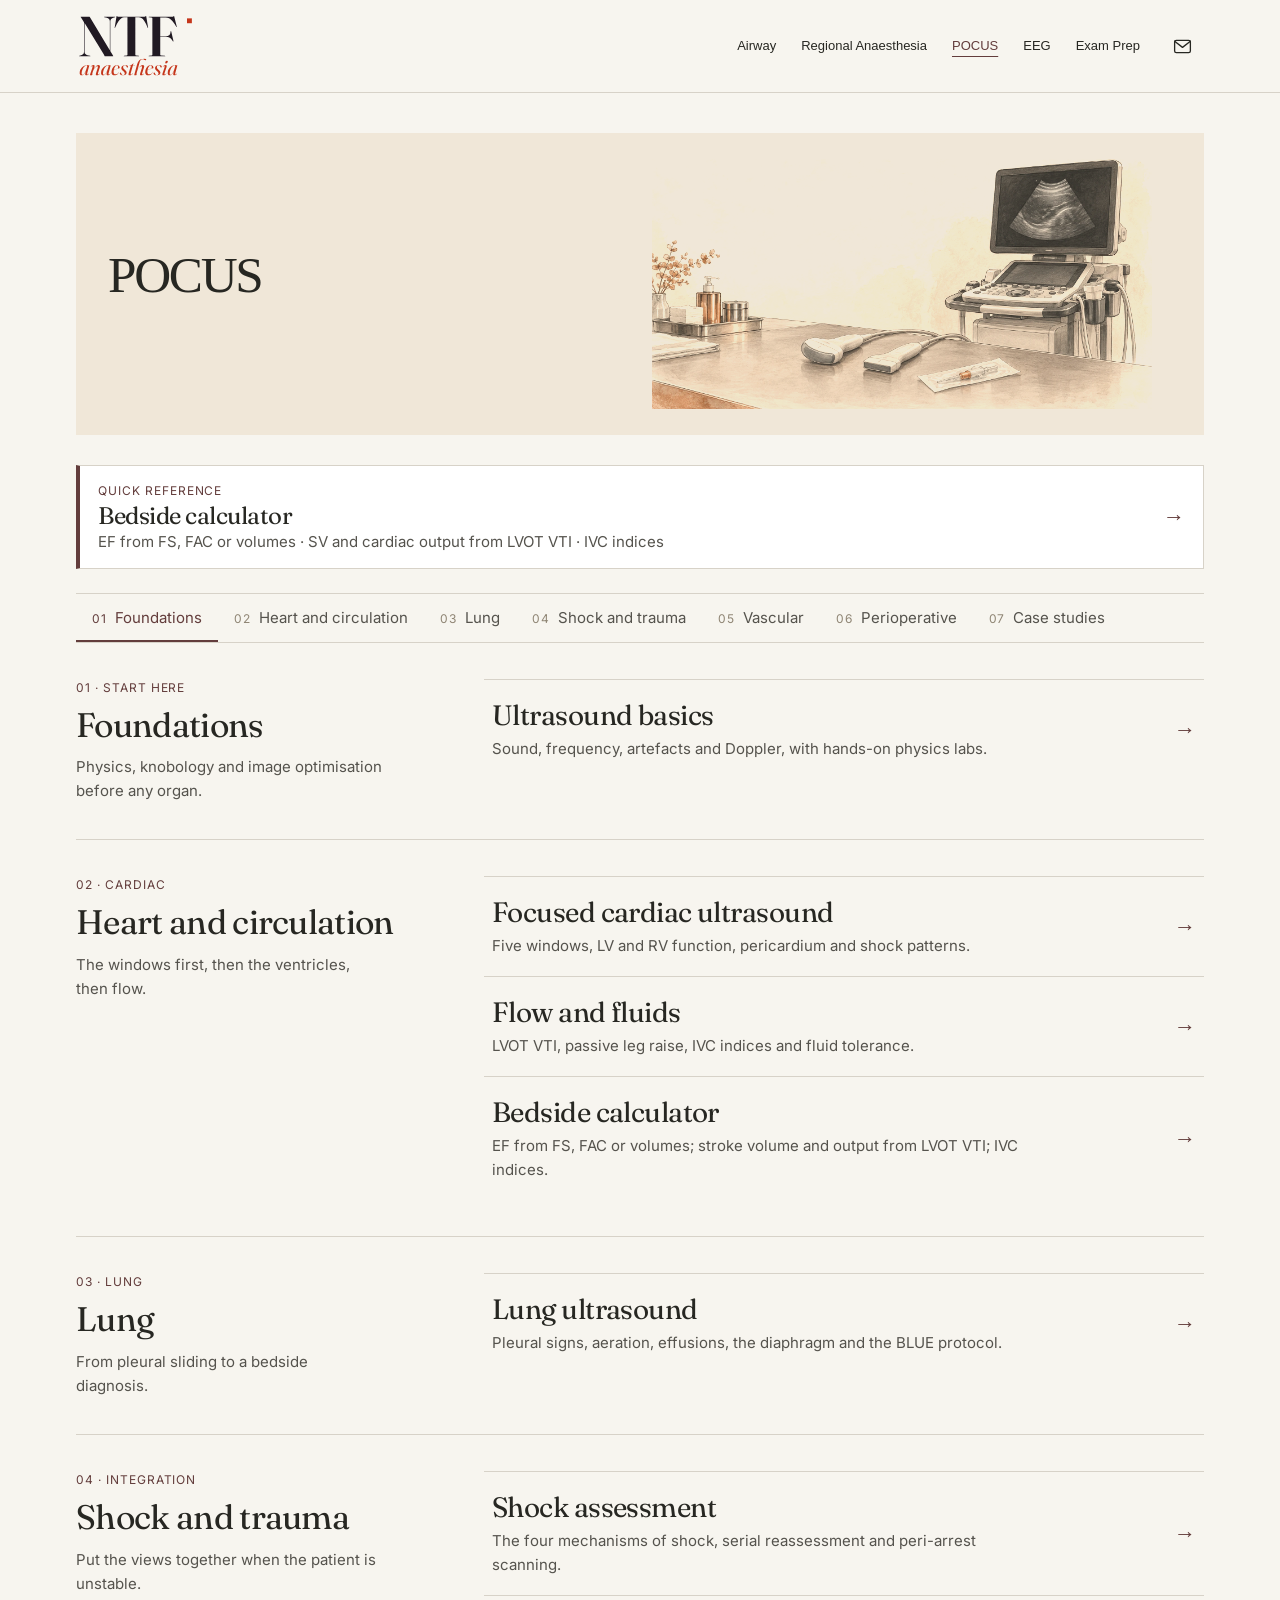
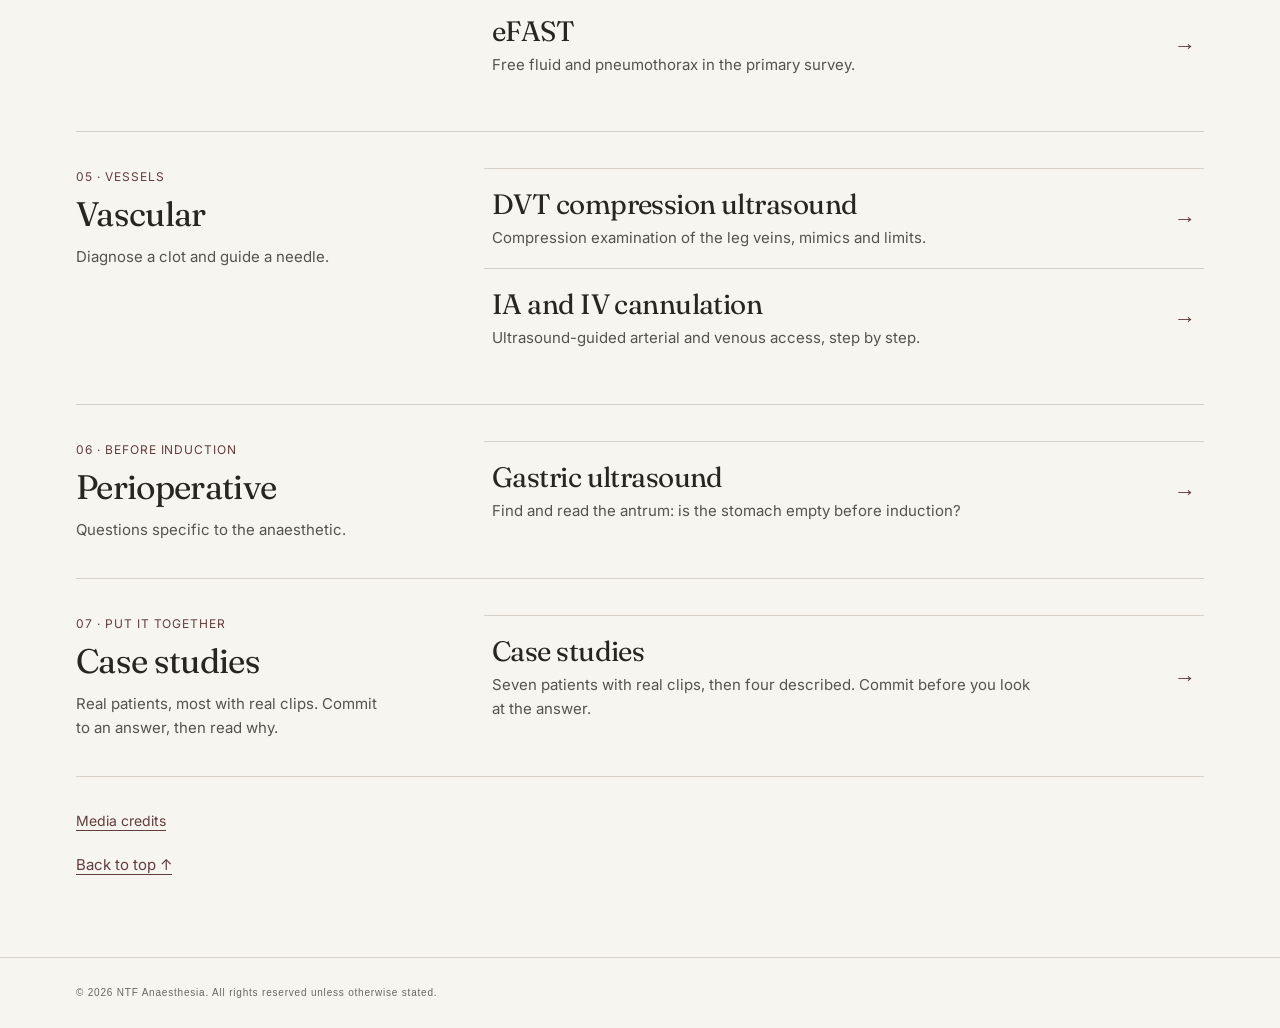
<file: pocus/index.html>
<!doctype html><html lang="en-GB" data-theme="light"><head><meta charset="utf-8"><meta name="viewport" content="width=device-width,initial-scale=1"><meta name="theme-color" content="#f7f5ef"><title>POCUS — NTF Anaesthesia</title><link rel="icon" href="ana-ntf-monogram.svg" type="image/svg+xml"><link rel="stylesheet" href="assets/navigation.css?v=20261008"><link rel="stylesheet" href="assets/site-shell.css?v=20261008"><link rel="stylesheet" href="assets/collections.css?v=20261008"><link rel="stylesheet" href="assets/header-nav.css?v=20261008"><script defer src="assets/navigation.js?v=20261008"></script><link rel="stylesheet" href="assets/panoramic-banners.css?v=20261008-wide"><link rel="stylesheet" href="assets/banner-framing.css?v=20261008"><link rel="stylesheet" href="hub.css?v=20261031"><meta name="color-scheme" content="light"><script defer src="hub.js?v=20261019"></script></head><body><a class="collection-skip" href="#main">Skip to content</a><header class="ntf-header"><div class="ntf-header-inner"><a class="ntf-logo" href="https://anantf.com/" aria-label="NTF Anaesthesia home"><img src="ana-ntf-logo.svg?v=clean" alt="NTF Anaesthesia" width="229" height="120"></a><button class="ntf-mobile-toggle" type="button" aria-expanded="false" aria-controls="ntf-main-nav">Menu <svg viewBox="0 0 20 20" width="18" height="18" fill="none" stroke="currentColor" aria-hidden="true"><path d="M3 6h14M3 10h14M3 14h14"/></svg></button><nav class="ntf-nav" id="ntf-main-nav" aria-label="Main navigation"><a href="https://airway.anantf.com/airway.html">Airway</a><a href="https://regional.anantf.com/">Regional Anaesthesia</a><a href="./" aria-current="page">POCUS</a><a href="https://anantf.com/eeg/">EEG</a><a href="https://exams.anantf.com/">Exam Prep</a></nav><a class="ntf-contact" href="mailto:contact@anantf.com" aria-label="Email NTF Anaesthesia" title="Email NTF Anaesthesia"><svg viewBox="0 0 24 24" width="21" height="21" fill="none" stroke="currentColor" stroke-width="1.5" stroke-linecap="round" stroke-linejoin="round" aria-hidden="true"><rect x="3" y="5" width="18" height="14" rx="2"/><path d="m3 6 9 7 9-7"/></svg></a></div></header><main id="main" class="site-container collection-main"><section class="collection-hero wide-illustration-banner ntf-illustrated-banner"><div><h1>POCUS</h1></div><img src="assets/ether-pocus-equipment.webp" width="1774" height="887" alt="" aria-hidden="true"></section><a class="pocus-quick" href="calculator/"><span class="pocus-quick-kicker">Quick reference</span><span class="pocus-quick-title">Bedside calculator</span><span class="pocus-quick-desc">EF from FS, FAC or volumes · SV and cardiac output from LVOT VTI · IVC indices</span><span class="pocus-arrow" aria-hidden="true">→</span></a><nav class="pocus-index" aria-label="POCUS sections"><ol><li><a href="#basics"><span class="pocus-index-n" aria-hidden="true">01</span>Foundations</a></li><li><a href="#heart"><span class="pocus-index-n" aria-hidden="true">02</span>Heart and circulation</a></li><li><a href="#lung"><span class="pocus-index-n" aria-hidden="true">03</span>Lung</a></li><li><a href="#shock"><span class="pocus-index-n" aria-hidden="true">04</span>Shock and trauma</a></li><li><a href="#vascular"><span class="pocus-index-n" aria-hidden="true">05</span>Vascular</a></li><li><a href="#perioperative"><span class="pocus-index-n" aria-hidden="true">06</span>Perioperative</a></li><li><a href="#cases"><span class="pocus-index-n" aria-hidden="true">07</span>Case studies</a></li></ol></nav><div class="pocus-sections"><section class="pocus-section" id="basics" aria-labelledby="basics-title"><header class="pocus-section-head"><p class="pocus-kicker"><span aria-hidden="true">01 · </span>Start here</p><h2 id="basics-title">Foundations</h2><p class="pocus-section-lead">Physics, knobology and image optimisation before any organ.</p></header><ul class="pocus-list" aria-label="Foundations lectures"><li><a class="pocus-lecture" href="basics/"><span class="pocus-lecture-text"><span class="pocus-lecture-title">Ultrasound basics</span><span class="pocus-lecture-desc">Sound, frequency, artefacts and Doppler, with hands-on physics labs.</span></span><span class="pocus-arrow" aria-hidden="true">→</span></a></li></ul></section><section class="pocus-section" id="heart" aria-labelledby="heart-title"><header class="pocus-section-head"><p class="pocus-kicker"><span aria-hidden="true">02 · </span>Cardiac</p><h2 id="heart-title">Heart and circulation</h2><p class="pocus-section-lead">The windows first, then the ventricles, then flow.</p></header><ul class="pocus-list" aria-label="Heart and circulation lectures"><li><a class="pocus-lecture" href="cardiac/"><span class="pocus-lecture-text"><span class="pocus-lecture-title">Focused cardiac ultrasound</span><span class="pocus-lecture-desc">Five windows, LV and RV function, pericardium and shock patterns.</span></span><span class="pocus-arrow" aria-hidden="true">→</span></a></li><li><a class="pocus-lecture" href="haemodynamics/"><span class="pocus-lecture-text"><span class="pocus-lecture-title">Flow and fluids</span><span class="pocus-lecture-desc">LVOT VTI, passive leg raise, IVC indices and fluid tolerance.</span></span><span class="pocus-arrow" aria-hidden="true">→</span></a></li><li><a class="pocus-lecture" href="calculator/"><span class="pocus-lecture-text"><span class="pocus-lecture-title">Bedside calculator</span><span class="pocus-lecture-desc">EF from FS, FAC or volumes; stroke volume and output from LVOT VTI; IVC indices.</span></span><span class="pocus-arrow" aria-hidden="true">→</span></a></li></ul></section><section class="pocus-section" id="lung" aria-labelledby="lung-title"><header class="pocus-section-head"><p class="pocus-kicker"><span aria-hidden="true">03 · </span>Lung</p><h2 id="lung-title">Lung</h2><p class="pocus-section-lead">From pleural sliding to a bedside diagnosis.</p></header><ul class="pocus-list" aria-label="Lung lectures"><li><a class="pocus-lecture" href="lung/"><span class="pocus-lecture-text"><span class="pocus-lecture-title">Lung ultrasound</span><span class="pocus-lecture-desc">Pleural signs, aeration, effusions, the diaphragm and the BLUE protocol.</span></span><span class="pocus-arrow" aria-hidden="true">→</span></a></li></ul></section><section class="pocus-section" id="shock" aria-labelledby="shock-title"><header class="pocus-section-head"><p class="pocus-kicker"><span aria-hidden="true">04 · </span>Integration</p><h2 id="shock-title">Shock and trauma</h2><p class="pocus-section-lead">Put the views together when the patient is unstable.</p></header><ul class="pocus-list" aria-label="Shock and trauma lectures"><li><a class="pocus-lecture" href="shock/"><span class="pocus-lecture-text"><span class="pocus-lecture-title">Shock assessment</span><span class="pocus-lecture-desc">The four mechanisms of shock, serial reassessment and peri-arrest scanning.</span></span><span class="pocus-arrow" aria-hidden="true">→</span></a></li><li><a class="pocus-lecture" href="efast/"><span class="pocus-lecture-text"><span class="pocus-lecture-title">eFAST</span><span class="pocus-lecture-desc">Free fluid and pneumothorax in the primary survey.</span></span><span class="pocus-arrow" aria-hidden="true">→</span></a></li></ul></section><section class="pocus-section" id="vascular" aria-labelledby="vascular-title"><header class="pocus-section-head"><p class="pocus-kicker"><span aria-hidden="true">05 · </span>Vessels</p><h2 id="vascular-title">Vascular</h2><p class="pocus-section-lead">Diagnose a clot and guide a needle.</p></header><ul class="pocus-list" aria-label="Vascular lectures"><li><a class="pocus-lecture" href="dvt/"><span class="pocus-lecture-text"><span class="pocus-lecture-title">DVT compression ultrasound</span><span class="pocus-lecture-desc">Compression examination of the leg veins, mimics and limits.</span></span><span class="pocus-arrow" aria-hidden="true">→</span></a></li><li><a class="pocus-lecture" href="vascular-access/"><span class="pocus-lecture-text"><span class="pocus-lecture-title">IA and IV cannulation</span><span class="pocus-lecture-desc">Ultrasound-guided arterial and venous access, step by step.</span></span><span class="pocus-arrow" aria-hidden="true">→</span></a></li></ul></section><section class="pocus-section" id="perioperative" aria-labelledby="perioperative-title"><header class="pocus-section-head"><p class="pocus-kicker"><span aria-hidden="true">06 · </span>Before induction</p><h2 id="perioperative-title">Perioperative</h2><p class="pocus-section-lead">Questions specific to the anaesthetic.</p></header><ul class="pocus-list" aria-label="Perioperative lectures"><li><a class="pocus-lecture" href="gastric/"><span class="pocus-lecture-text"><span class="pocus-lecture-title">Gastric ultrasound</span><span class="pocus-lecture-desc">Find and read the antrum: is the stomach empty before induction?</span></span><span class="pocus-arrow" aria-hidden="true">→</span></a></li></ul></section><section class="pocus-section" id="cases" aria-labelledby="cases-title"><header class="pocus-section-head"><p class="pocus-kicker"><span aria-hidden="true">07 · </span>Put it together</p><h2 id="cases-title">Case studies</h2><p class="pocus-section-lead">Real patients, most with real clips. Commit to an answer, then read why.</p></header><ul class="pocus-list" aria-label="Case studies lectures"><li><a class="pocus-lecture" href="cases/"><span class="pocus-lecture-text"><span class="pocus-lecture-title">Case studies</span><span class="pocus-lecture-desc">Seven patients with real clips, then four described. Commit before you look at the answer.</span></span><span class="pocus-arrow" aria-hidden="true">→</span></a></li></ul></section></div><p class="pocus-credit"><a href="media/">Media credits</a></p><a class="pocus-top" href="#main">Back to top ↑</a></main><footer class="ntf-footer"><div class="ntf-footer-inner"><div class="ntf-footer-identity"><span class="ntf-copyright">© 2026 NTF Anaesthesia. All rights reserved unless otherwise stated.</span></div></div></footer></body></html>
</file>
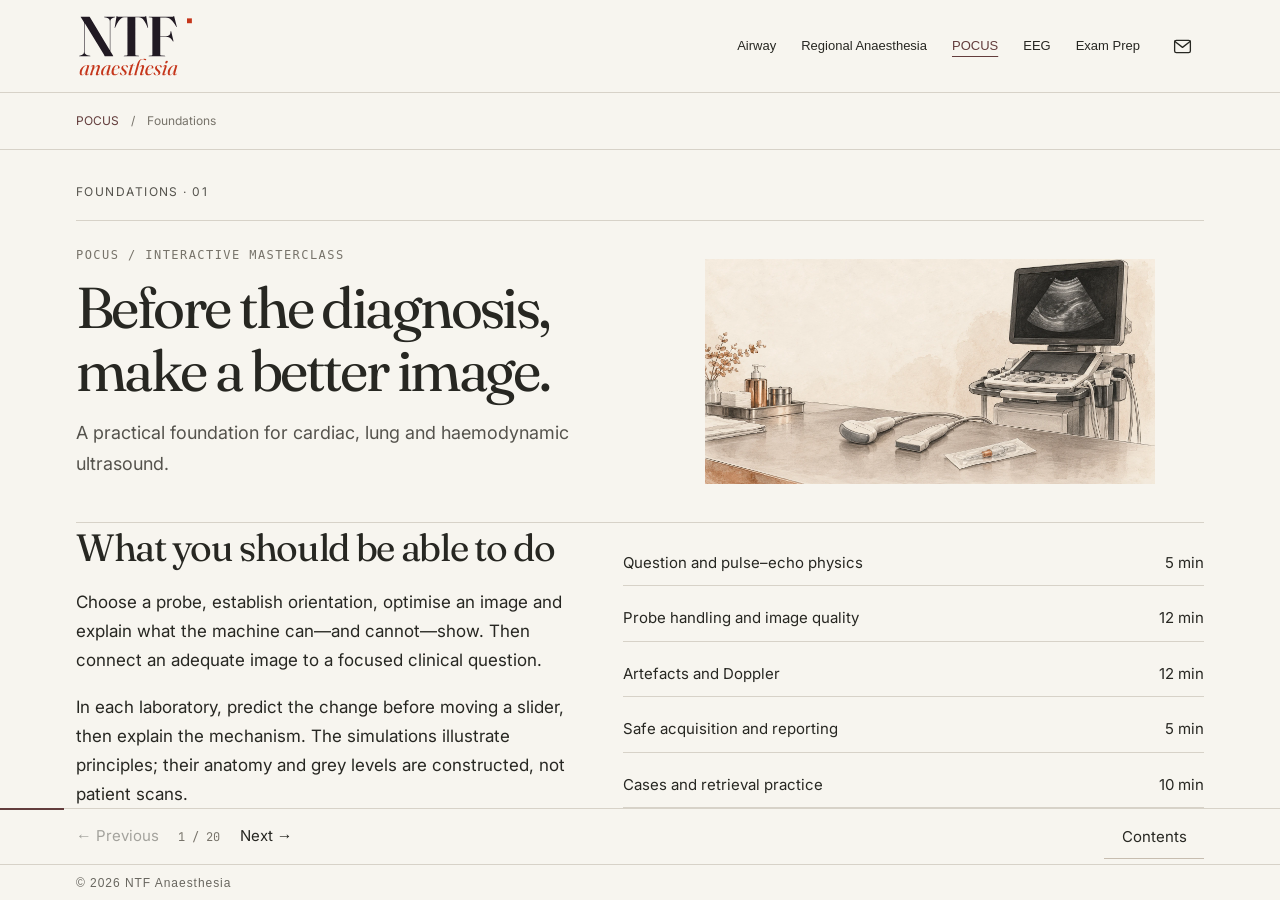
<file: pocus/basics/index.html>
<!doctype html><html lang="en-GB" data-theme="light"><head>
<script>window.POCUS_INITIAL_HASH=location.hash;</script><meta charset="utf-8"><meta name="viewport" content="width=device-width,initial-scale=1"><meta name="color-scheme" content="light"><meta name="robots" content="noindex,nofollow"><title>POCUS foundations — NTF Anaesthesia</title><meta name="description" content="An interactive POCUS foundations masterclass: ultrasound physics, probe orientation, image optimisation, Doppler, artefacts, safe acquisition and clinical cases."><link rel="icon" href="../ana-ntf-monogram.svg" type="image/svg+xml"><link rel="stylesheet" href="../assets/navigation.css?v=20261008"><link rel="stylesheet" href="../assets/site-shell.css?v=20261008"><link rel="stylesheet" href="../assets/pocus-course.css?v=20261019-nopicker"><link rel="stylesheet" href="../assets/header-nav.css?v=20261008"><link rel="stylesheet" href="basics.css?v=20261019"><link rel="stylesheet" href="../../pocus/shared/series.css?v=20261030-plan"><script defer src="../assets/navigation.js?v=20261008"></script><script defer src="basics.js?v=20261017-review"></script><script defer src="../assets/pocus-course.js?v=20261019-flat"></script><script defer src="../../pocus/shared/series.js?v=20261019-norv"></script></head><body class="pocus-course pocus-series"><header class="ntf-header"><div class="ntf-header-inner"><a class="ntf-logo" href="https://anantf.com/" aria-label="NTF Anaesthesia home"><img src="../ana-ntf-logo.svg?v=clean" alt="NTF Anaesthesia" width="229" height="120"></a><button class="ntf-mobile-toggle" type="button" aria-expanded="false" aria-controls="ntf-main-nav">Menu <svg viewBox="0 0 20 20" width="18" height="18" fill="none" stroke="currentColor" aria-hidden="true"><path d="M3 6h14M3 10h14M3 14h14"/></svg></button><nav class="ntf-nav" id="ntf-main-nav" aria-label="Main navigation"><a href="https://airway.anantf.com/airway.html">Airway</a><a href="https://regional.anantf.com/">Regional Anaesthesia</a><a href="../" aria-current="page">POCUS</a><a href="https://anantf.com/eeg/">EEG</a><a href="https://exams.anantf.com/">Exam Prep</a></nav><a class="ntf-contact" href="mailto:contact@anantf.com" aria-label="Email NTF Anaesthesia" title="Email NTF Anaesthesia"><svg viewBox="0 0 24 24" width="21" height="21" fill="none" stroke="currentColor" stroke-width="1.5" stroke-linecap="round" stroke-linejoin="round" aria-hidden="true"><rect x="3" y="5" width="18" height="14" rx="2"/><path d="m3 6 9 7 9-7"/></svg></a></div></header><nav class="course-toolbar" aria-label="Tutorial navigation"><div class="course-toolbar-inner"><div class="course-breadcrumb"><a href="../">POCUS</a><span aria-hidden="true">/</span><span>Foundations</span></div><label class="course-section-picker"><span class="course-sr-only">Tutorial section</span><select id="course-section" aria-label="Tutorial section"></select></label></div></nav><main class="deck" id="deck" tabindex="-1"><section class="slide" id="start" data-title="Start with a useful question"><div class="inner"><p class="kicker">Foundations · 01</p><div class="course-hero"><div><p class="course-eyebrow">POCUS / Interactive masterclass</p><h1>Before the diagnosis,<br>make a better image.</h1><p class="lede">A practical foundation for cardiac, lung and haemodynamic ultrasound.</p></div><figure><img src="../assets/ether-pocus-equipment.webp" alt="" width="1774" height="887"></figure></div><div class="two"><div><h2>What you should be able to do</h2><p>Choose a probe, establish orientation, optimise an image and explain what the machine can—and cannot—show. Then connect an adequate image to a focused clinical question.</p><p>In each laboratory, predict the change before moving a slider, then explain the mechanism. The simulations illustrate principles; their anatomy and grey levels are constructed, not patient scans.</p></div><div><ul class="agenda"><li><span>Question and pulse–echo physics</span><span>5 min</span></li><li><span>Probe handling and image quality</span><span>12 min</span></li><li><span>Artefacts and Doppler</span><span>12 min</span></li><li><span>Safe acquisition and reporting</span><span>5 min</span></li><li><span>Cases and retrieval practice</span><span>10 min</span></li></ul><details class="card teach-plan"><summary>Short on time? A 30-minute path</summary><div class="table-wrap"><table><thead><tr><th>Minutes</th><th>Go to</th><th>Get this</th></tr></thead><tbody><tr><td>0–4</td><td><a href="#section-3">Pulse–echo</a> and <a href="#section-4">frequency</a></td><td>Depth from travel time; detail against penetration</td></tr><tr><td>4–8</td><td><a href="#section-5">Probe</a> and <a href="#section-6">orientation</a></td><td>Pick the probe for the depth; check the marker on the machine in front of you</td></tr><tr><td>8–16</td><td><a href="#section-7">Depth, gain, TGC, focus</a> and <a href="#section-8">resolution</a></td><td>Optimise in a fixed order; every setting is a trade-off</td></tr><tr><td>16–23</td><td><a href="#section-10">Doppler</a>, <a href="#section-11">modes</a> and <a href="#section-12">aliasing</a></td><td>Alignment first; PW against CW</td></tr><tr><td>23–27</td><td><a href="#section-9">Artefacts</a></td><td>Name the mechanism, not the picture</td></tr><tr><td>27–30</td><td><a href="#section-16">Cases</a> and <a href="#section-19">quiz</a></td><td>Predict before you touch the control</td></tr></tbody></table></div><p class="mini">A 30-minute path through this lecture. The slides hold more, and the labs repay the extra time when you have it. Sections 2 and 13&ndash;15, the question and reporting, are for the ward.</p></details></div></div></div></section>
<section class="slide" id="section-2" data-title="Define the question"><div class="inner"><p class="kicker">Foundations · 02</p><h2>What decision could this scan change?</h2><div class="two"><div><p class="lede">“Do a POCUS” is a task. “Is there a large pericardial collection in this shocked patient?” is a question.</p><p>Before scanning, say what you are looking for, what finding would change management and what you will do if the images are inadequate. A focused examination has a defined scope; it does not silently become a complete echocardiogram.</p><p>In an unstable patient, resuscitation and assessment proceed together. Do not prolong scanning to obtain a textbook view. <a href="#references" class="cite" data-jump="19">[1]</a></p></div><div><div class="card"><h3>Acquire → describe → integrate → reassess</h3><p><strong>Acquire:</strong> obtain an interpretable view and confirm surprising findings in another plane.</p><p><strong>Describe:</strong> state what is visible before naming a cause.</p><p><strong>Integrate:</strong> combine the finding with perfusion, ventilation, examination and prior information.</p><p><strong>Reassess:</strong> decide whether treatment worked using comparable observations.</p></div></div></div><div class="callout"><p><strong>Three possible answers:</strong> present, absent within the examination’s limits, or indeterminate. “Not visualised” belongs in the third category.</p></div><details><summary>Try it: rewrite “scan for fluid status”</summary><p>“In this patient with impaired perfusion, can a valid dynamic test demonstrate an increase in forward flow, and are there signs that additional fluid may be poorly tolerated?” This separates responsiveness from the decision to give fluid.</p></details></div></section>
<section class="slide" id="section-3" data-part="Physics" data-title="How an echo becomes a pixel"><div class="inner"><p class="kicker">Foundations · 03</p><h2>The machine estimates depth from time.</h2><p class="lede">The transducer sends a short pulse and listens. Returning echoes are assigned a depth according to their travel time; echo strength contributes to brightness.</p><div class="two"><div><div class="eq">Depth = sound speed × round-trip time ÷ 2<br>Assumed soft-tissue speed ≈ 1540 m/s</div><p>The division by two matters: sound travels to the reflector and back. B-mode combines many such lines into a two-dimensional image. A strong boundary is bright; weak returning signals are darker. <a href="#references" class="cite" data-jump="19">[2]</a></p><p>The reconstruction assumes that echoes followed the expected path. Extra travel, refraction or an unexpected reflector can place an echo where no structure actually exists.</p></div><div><div class="card"><h3>A deliberate pause</h3><p>Imagine a reflector at 5 cm. The round trip is 10 cm and takes about 65 microseconds in the model. A repeated echo arriving later is displayed deeper, even if the physical reflector never moved.</p><p>That is far too fast to watch, so the laboratory slows the pulse down.</p></div></div></div><div class="lab" data-lab="pulse"><div class="lab-head"><p class="cap">Schematic simulation · round-trip timing</p><button type="button" class="pause" aria-pressed="false">Pause motion</button></div><div class="lab-grid"><figure><canvas id="pulse-path" class="sim-canvas " width="620" height="380" role="img" aria-label="A slowed pulse travels from the transducer to a reflector and returns.">A slowed pulse travels from the transducer to a reflector and returns.</canvas><figcaption>The physical reflector and the outward/return paths.</figcaption></figure><figure><canvas id="pulse-screen" class="sim-canvas us" width="620" height="380" role="img" aria-label="A bright echo is placed at the depth inferred from travel time.">A bright echo is placed at the depth inferred from travel time.</canvas><figcaption>The corresponding B-mode line and depth marker.</figcaption></figure></div><div class="ctrls"><label for="reflector">Reflector depth<output for="reflector" id="reflector-out">5 cm</output><input id="reflector" type="range" min="2" max="10" step="1" value="5"></label></div><div class="status" id="pulse-status" aria-live="polite"></div><p class="figcaption">Move the reflector deeper. Predict the time to receive the echo. The displayed timing is calculated; the moving pulse is slowed.</p></div></div></section>
<section class="slide" id="section-4" data-title="Frequency and penetration"><div class="inner"><p class="kicker">Foundations · 04</p><h2>Choose enough resolution—and enough reach.</h2><p class="lede">Higher frequency means a shorter wavelength, but generally greater attenuation. Use the highest frequency that still shows the target adequately.</p><p>A superficial vessel and a deep cardiac structure ask different things of the probe. High frequency cannot recover information that never returns from depth; increasing receiver gain may mainly amplify noise. Resolution also depends on pulse length, beam geometry and processing, not frequency alone. <a href="#references" class="cite" data-jump="19">[3]</a></p><div class="lab" data-lab="frequency"><div class="lab-head"><p class="cap">Schematic simulation · resolution versus attenuation</p><button type="button" class="pause" aria-pressed="false">Pause motion</button></div><div class="lab-grid"><figure><canvas id="freq-physics" class="sim-canvas " width="620" height="380" role="img" aria-label="Wavelength spacing and a model attenuation curve change with transmitted frequency.">Wavelength spacing and a model attenuation curve change with transmitted frequency.</canvas><figcaption>Shorter wavelength; steeper loss of returning signal with depth.</figcaption></figure><figure><canvas id="freq-us" class="sim-canvas us" width="620" height="380" role="img" aria-label="Constructed tissue image with superficial and deep targets.">Constructed tissue image with superficial and deep targets.</canvas><figcaption>The same targets at 2 cm and 8 cm; only the frequency changes.</figcaption></figure></div><div class="ctrls"><label for="frequency">Transmit frequency<output for="frequency" id="frequency-out">5 MHz</output><input id="frequency" type="range" min="2" max="12" step="1" value="5"></label></div><div class="status" id="frequency-status" aria-live="polite"></div><p class="figcaption">Compare 2, 5 and 12 MHz. The attenuation model uses a simple 0.5 dB/cm/MHz coefficient and a round trip; actual tissues, probes and compensation differ. Do not interpret the grey level as a clinical measurement.</p></div><details><summary>Before adjusting gain, ask</summary><p>Is the target too deep for this probe? Is rib, air or poor contact blocking the path? Can a different window shorten the path? Fix the acoustic route before asking amplification to compensate.</p></details></div></section>
<section class="slide" id="section-5" data-part="Image acquisition" data-title="Choose a probe and preset"><div class="inner"><p class="kicker">Foundations · 05</p><h2>Match the footprint to the window.</h2><div class="table-wrap"><table><thead><tr><th>Probe</th><th>Useful starting point</th><th>Trade-off</th></tr></thead><tbody><tr><td>Linear array</td><td>Superficial vessels, needle guidance, detailed pleural-line assessment.</td><td>High-frequency detail; a broad footprint may be obstructed by ribs and deep structures may be poorly seen.</td></tr><tr><td>Curvilinear array</td><td>Abdomen, diaphragm and deeper pleural or lung-base findings.</td><td>Wide deep field; near-field geometry is curved and superficial detail may be lower.</td></tr><tr><td>Phased array</td><td>Cardiac windows between ribs; useful when access is restricted.</td><td>Small footprint and sector field; very superficial structures can be harder to resolve.</td></tr></tbody></table></div><p>Probe frequency bands overlap and vary by machine. Choose the examination preset as well as the probe: it changes processing, dynamic range and other settings. Confirm the preset before comparing serial images. <a href="#references" class="cite" data-jump="19">[3]</a></p><div class="two"><div class="card"><h3>Practical sequence</h3><ol><li>Identify the target and its approximate depth.</li><li>Choose a footprint that fits the available window.</li><li>Select the appropriate preset.</li><li>Optimise depth, gain and focal position after finding the anatomy.</li></ol></div><div class="card"><h3>One probe does not answer every question</h3><p>A crisp pleural line on a linear probe does not guarantee that the full depth of a large pleural collection has been examined. Change probes when the question changes.</p></div></div></div></section>
<section class="slide" id="section-6" data-title="Orientation and the imaging plane"><div class="inner"><p class="kicker">Foundations · 06</p><h2>Confirm the marker before interpreting left and right.</h2><p class="lede">The probe marker corresponds to the screen’s orientation marker. Which side of the screen carries that marker depends on the selected convention.</p><p>Do not rely on a memorised “left is right” rule across machines and presets. Touch one end of the probe or make a small movement, find the matching screen edge, then establish the patient’s anatomical directions. Cardiac and general imaging conventions may differ.</p><div class="lab" data-lab="orientation"><div class="lab-head"><p class="cap">Schematic simulation · physical slice and screen mapping</p><button type="button" class="pause" aria-pressed="false">Pause motion</button></div><div class="lab-grid"><figure><canvas id="orient-physical" class="sim-canvas " width="620" height="380" role="img" aria-label="Top-down diagram of two vessels and a marked ultrasound probe.">Top-down diagram of two vessels and a marked ultrasound probe.</canvas><figcaption>Physical anatomy stays fixed. The yellow dot identifies the probe marker.</figcaption></figure><figure><canvas id="orient-us" class="sim-canvas us" width="620" height="380" role="img" aria-label="Screen image of the same two vessels with the screen orientation marker.">Screen image of the same two vessels with the screen orientation marker.</canvas><figcaption>The screen follows the chosen marker convention, not an automatic anatomical label.</figcaption></figure></div><div class="ctrls"><div class="wide seg"><button type="button" id="reverse-probe" aria-pressed="false">Reverse probe</button><button type="button" id="screen-side" aria-pressed="false">Screen marker: left</button></div><label for="sweep">Rotate from short axis<output for="sweep" id="sweep-out">0°</output><input id="sweep" type="range" min="-45" max="45" step="1" value="0"></label></div><div class="status" id="orientation-status" aria-live="polite"></div><p class="figcaption">First reverse the probe, then move the screen marker to the right. Explain why either change can mirror the image. Rotate away from the short-axis plane to see why an oblique section makes a lumen appear elongated.</p></div><div class="callout"><p><strong>Movement vocabulary:</strong> slide moves the footprint; rotate changes the imaging plane; tilt or fan changes the beam direction; rock centres the target within the plane. Make one small adjustment at a time.</p></div><details><summary>Why two planes?</summary><p>A circular structure in one plane could be a vessel, cyst or another fluid-containing space. Follow continuity and examine an orthogonal plane. One cross-section does not describe a three-dimensional structure.</p></details></div></section>
<section class="slide" id="section-7" data-title="Depth, gain and focus"><div class="inner"><p class="kicker">Foundations · 07</p><h2>Optimise the image in a repeatable order.</h2><p>Settings come last. First choose the <a href="#section-5">probe and preset</a>, then fix contact, position and <a href="#section-6">orientation</a>; no knob repairs a poor window.</p><p>Then find the target, include its far boundary, and remove unnecessary depth. Set overall gain so borders remain visible without filling a fluid space with noise. Adjust time-gain compensation for depth-dependent differences. Gain is the master volume; TGC is the equaliser. Place the focal region near the structure of interest. Finally narrow the sector only as far as the view allows, trading width for <a href="#section-8">frame rate</a>. <a href="#references" class="cite" data-jump="19">[3]</a></p><div class="lab" data-lab="knobs"><div class="lab-head"><p class="cap">Schematic simulation · the same anatomy, different settings</p><button type="button" class="pause" aria-pressed="false">Pause motion</button></div><div class="lab-grid"><figure><canvas id="knob-beam" class="sim-canvas " width="620" height="380" role="img" aria-label="Beam narrows near the selected focal depth.">Beam narrows near the selected focal depth.</canvas><figcaption>Focus changes beam width; the white target is fixed at 5 cm.</figcaption></figure><figure><canvas id="knob-us" class="sim-canvas us" width="620" height="380" role="img" aria-label="Image gain depth and lateral sharpness respond to the controls.">Image gain depth and lateral sharpness respond to the controls.</canvas><figcaption>A fluid target at 5 cm with two neighbouring reflectors.</figcaption></figure></div><div class="ctrls"><label for="depth">Displayed depth<output for="depth" id="depth-out">8 cm</output><input id="depth" type="range" min="3" max="12" step="1" value="8"></label><label for="gain">Receiver gain<output for="gain" id="gain-out">50 %</output><input id="gain" type="range" min="15" max="90" step="1" value="50"></label><label for="focus">Focal depth<output for="focus" id="focus-out">5 cm</output><input id="focus" type="range" min="2" max="10" step="1" value="5"></label></div><div class="status" id="knobs-status" aria-live="polite"></div><p class="figcaption">Try depth 3 cm, then 8 cm. Next compare low and excessive gain, then move focus away from 5 cm. The phantom is simplified; its brightness is not calibrated to a clinical scanner.</p></div><div class="two"><div class="card"><h3>Gain is not acoustic output</h3><p>Receiver gain amplifies returning signals in the image chain. It is not the transmit-power control. If the problem is poor penetration, indiscriminate gain can produce a brighter but less interpretable image.</p></div><div class="card"><h3>Do not crop away the answer</h3><p>Reducing depth is useful only after identifying the target’s boundaries. A neat near-field image that excludes a deep collection has solved the wrong problem.</p></div></div></div></section>
<section class="slide" id="section-8" data-title="Resolution in space and time"><div class="inner"><p class="kicker">Foundations · 08</p><h2>A sharper still image can be a poorer moving image.</h2><div class="two"><div><h3>Spatial resolution</h3><p><strong>Axial:</strong> separating reflectors along the beam; shorter pulses help. <strong>Lateral:</strong> separating reflectors across the beam; a narrower beam helps. <strong>Elevational:</strong> the slice has thickness, so echoes may enter from outside the ideal plane.</p><p>Two closely spaced structures can merge into one apparent boundary. The apparent edge is not always the true physical edge.</p></div><div><h3>Temporal resolution</h3><p>The system needs time to transmit lines and receive echoes. More depth, a wider sector and extra focal zones can reduce frame rate. A narrow sector around an already located cardiac target often makes motion easier to assess. <a href="#references" class="cite" data-jump="19">[3]</a></p><p>Do not narrow the field so far that you lose the chamber relationships needed to recognise the view. Make the image useful before making it fast.</p><p class="mini">As a rule of thumb for line-by-line scanning, frame rate ≈ c / (2 × depth × number of scan lines). Double the depth or the number of lines and the frame rate halves.</p></div></div><div class="callout"><p><strong>Teaching exercise:</strong> acquire the same moving valve with a broad deep field, then a focused shallow field. Compare how smooth the motion looks and whether important anatomy has been cut off.</p></div><details><summary>Why magnification is not necessarily more information</summary><p>Enlarging a frozen image enlarges existing pixels; it does not recover missing detail. Make acquisition choices while you are scanning, because a poor source image remains a poor basis for measurement.</p></details></div></section>
<section class="slide" id="section-9" data-title="Artefacts: follow the mechanism"><div class="inner"><p class="kicker">Foundations · 09</p><h2>A feature on the image may not be a structure.</h2><p class="lede">An artefact is a clue about how sound travelled. Test it by changing the window, angle or settings and checking another plane.</p><div class="lab" data-lab="artefacts"><div class="lab-head"><p class="cap">Schematic simulation · physical path versus displayed image</p><button type="button" class="pause" aria-pressed="false">Pause motion</button></div><div class="lab-grid"><figure><canvas id="artefact-path" class="sim-canvas " width="620" height="380" role="img" aria-label="A selected reflector changes the path or attenuation of sound.">A selected reflector changes the path or attenuation of sound.</canvas><figcaption>Choose a mechanism; follow the delayed or weakened returning echo.</figcaption></figure><figure><canvas id="artefact-us" class="sim-canvas us" width="620" height="380" role="img" aria-label="Schematic reverberation shadow or enhancement generated by the selected mechanism.">Schematic reverberation shadow or enhancement generated by the selected mechanism.</canvas><figcaption>The display assumes a direct return path and assigns brightness accordingly.</figcaption></figure></div><div class="ctrls"><div class="wide seg" role="group" aria-label="Artefact mechanism"><button type="button" data-art="reverb" aria-pressed="true">Reverberation</button><button type="button" data-art="shadow" aria-pressed="false">Shadowing</button><button type="button" data-art="enhance" aria-pressed="false">Enhancement</button></div></div><div class="status" id="artefacts-status" aria-live="polite"></div><p class="figcaption">These are teaching models, not every artefact. A real scan can contain several mechanisms at once.</p></div><div class="table-wrap"><table><thead><tr><th>Mechanism</th><th>Recognise</th><th>Check</th></tr></thead><tbody><tr><td>Reverberation</td><td>Repeated interfaces from additional sound travel.</td><td>Look for regular spacing and a plausible strong reflector; change angle or window.</td></tr><tr><td>Shadowing</td><td>Reduced signal beyond a highly attenuating or reflecting region.</td><td>Identify the proximal cause; move around it rather than labelling the darkness as fluid.</td></tr><tr><td>Posterior enhancement</td><td>Relative brightness behind a low-attenuation path.</td><td>Compare adjacent tissue at the same depth; assess the overlying structure in two planes.</td></tr></tbody></table></div><p>Side lobes, mirror images and slice-thickness effects can also create misleading echoes. Discordance between views should prompt an artefact check before a diagnosis. <a href="#references" class="cite" data-jump="19">[4]</a></p></div></section>
<section class="slide" id="section-10" data-part="Doppler" data-title="Doppler: alignment first"><div class="inner"><p class="kicker">Foundations · 10</p><h2>The beam measures the component of velocity along it.</h2><div class="eq">Doppler shift = 2 × transmit frequency × velocity × cos θ ÷ sound speed</div><p>In this model, the scanner assumes an angle of zero. A 60° beam-to-flow angle therefore displays half the true speed; at 90° the ideal Doppler shift is zero despite continuing flow. The angle is between the beam and the flow direction, not between the probe and the skin. <a href="#references" class="cite" data-jump="19">[3]</a></p><div class="lab" data-lab="doppler"><div class="lab-head"><p class="cap">Schematic simulation · angle and measured velocity</p><button type="button" class="pause" aria-pressed="false">Pause motion</button></div><div class="lab-grid"><figure><canvas id="doppler-geometry" class="sim-canvas " width="620" height="380" role="img" aria-label="A beam intersects a flowing vessel at an adjustable angle.">A beam intersects a flowing vessel at an adjustable angle.</canvas><figcaption>The vessel’s true flow stays constant while beam alignment changes.</figcaption></figure><figure><canvas id="doppler-spectrum" class="sim-canvas us" width="620" height="380" role="img" aria-label="A spectral envelope decreases as the Doppler angle increases.">A spectral envelope decreases as the Doppler angle increases.</canvas><figcaption>Displayed velocity assumes no angle correction; true peak is 1 m/s.</figcaption></figure></div><div class="ctrls"><label for="angle">Beam-to-flow angle<output for="angle" id="angle-out">20°</output><input id="angle" type="range" min="0" max="90" step="1" value="20"></label></div><div class="status" id="doppler-status" aria-live="polite"></div><p class="figcaption">Set 0°, 60° and 90°. Predict the displayed peak each time. Absence of a Doppler signal does not establish absence of flow.</p></div><div class="callout"><p><strong>At the bedside:</strong> improve alignment, keep the sample in the intended structure and obtain a clean envelope before tracing. A numerical result does not repair a poor acquisition.</p></div><p>Cardiac Doppler generally relies on finding a window aligned with flow rather than applying an estimated angle correction. Formal vascular studies use their own angle-correction protocols; do not transfer that convention automatically to intracardiac measurements.</p></div></section>
<section class="slide" id="section-11" data-title="Select the right imaging mode"><div class="inner"><p class="kicker">Foundations · 11</p><h2>Different modes answer different questions.</h2><div class="table-wrap"><table><thead><tr><th>Mode</th><th>What it provides</th><th>What it does not provide</th></tr></thead><tbody><tr><td>B-mode</td><td>Two-dimensional anatomy and motion.</td><td>A complete three-dimensional survey from one slice.</td></tr><tr><td>M-mode</td><td>Motion over time along one selected line.</td><td>Correction of an oblique or misplaced sampling line.</td></tr><tr><td>Colour Doppler</td><td>A map of Doppler information over a selected region.</td><td>An artery/vein label. Red and blue describe direction relative to the beam under the displayed map.</td></tr><tr><td>Pulsed-wave Doppler</td><td>Velocity information from a chosen sample volume.</td><td>Unlimited measurable velocity; sampling introduces aliasing.</td></tr><tr><td>Continuous-wave Doppler</td><td>High-velocity signals along the beam without the same PW Nyquist limit.</td><td>Unique depth localisation of the fastest signal.</td></tr></tbody></table></div><div class="two"><div class="card"><h3>LVOT flow example</h3><p>A PW sample placed at the intended LVOT location selects a local flow profile. A CW trace may include faster flow through the aortic valve. Those envelopes are not interchangeable simply because both appear systolic.</p></div><div class="card"><h3>Colour example</h3><p>Colour can help locate flow and guide sampling. Poor alignment, inappropriate scale, excessive wall filter or low gain can suppress a real signal. Excess colour gain can spread colour outside the true lumen.</p></div></div><details><summary>Ask the learner</summary><p>“Which mode answers your question, and what extra assumption have you introduced by selecting it?” The answer should refer to sampling, direction, location or timing.</p></details></div></section>
<section class="slide" id="section-12" data-title="PW aliasing and the Nyquist limit"><div class="inner"><p class="kicker">Foundations · 12</p><h2>Sampling can make fast forward flow wrap below baseline.</h2><p class="lede">PW Doppler samples repeatedly. When the frequency shift exceeds half the pulse-repetition frequency, the displayed signal aliases.</p><p>The model fixes transmit frequency at 2.5 MHz and alignment at 0°. Increase peak velocity or lower pulse-repetition frequency (PRF). The physical flow remains forward even when its sampled envelope wraps to the opposite side of the display.</p><div class="lab" data-lab="alias"><div class="lab-head"><p class="cap">Schematic simulation · sampled velocity and wraparound</p><button type="button" class="pause" aria-pressed="false">Pause motion</button></div><div class="lab-grid"><figure><canvas id="alias-true" class="sim-canvas " width="620" height="380" role="img" aria-label="True forward velocity envelope with the Nyquist boundary.">True forward velocity envelope with the Nyquist boundary.</canvas><figcaption>True forward waveform, with the sampling boundary overlaid.</figcaption></figure><figure><canvas id="alias-trace" class="sim-canvas us" width="620" height="380" role="img" aria-label="PW spectral display wraps when the true Doppler shift exceeds its Nyquist limit.">PW spectral display wraps when the true Doppler shift exceeds its Nyquist limit.</canvas><figcaption>The sampled display, shown on a symmetric scale.</figcaption></figure></div><div class="ctrls"><label for="velocity">True peak velocity<output for="velocity" id="velocity-out">1.2 m/s</output><input id="velocity" type="range" min="0.2" max="2.5" step="0.1" value="1.2"></label><label for="prf">PRF<output for="prf" id="prf-out">4 kHz</output><input id="prf" type="range" min="2" max="10" step="0.5" value="4"></label></div><div class="status" id="alias-status" aria-live="polite"></div><p class="figcaption">This narrow-band teaching waveform isolates aliasing. Real spectra contain a range of velocities and may be broadened by flow, sample-volume and instrumental effects.</p></div><div class="two"><div class="card"><h3>Fix the acquisition</h3><p>Raise the velocity scale/PRF if feasible, use a lower Doppler transmit frequency, or use CW when the question requires high-velocity measurement. Greater sampling depth can limit the available PRF. Maintain correct alignment rather than deliberately angling away to conceal high velocity.</p></div><div class="card"><h3>What baseline shift changes</h3><p>It reallocates the displayed velocity range above and below zero. It can improve use of the available range for one-directional flow, but does not increase the total unambiguous frequency span supplied by the PRF.</p></div></div></div></section>
<section class="slide" id="section-13" data-part="Practice and reporting" data-title="Acquire a reviewable examination"><div class="inner"><p class="kicker">Foundations · 13</p><h2>Quality comes from a repeatable sequence.</h2><div class="two"><div><ol><li><strong>Prepare:</strong> explain the examination, identify the patient, position comfortably, choose the probe and preset.</li><li><strong>Orient:</strong> identify the screen marker, landmarks and expected anatomical relationships.</li><li><strong>Optimise:</strong> adjust one control or probe movement at a time; recognise an off-axis view.</li><li><strong>Observe:</strong> watch several relevant cardiac or respiratory cycles rather than one favourable frame.</li><li><strong>Confirm:</strong> use another view or plane for unexpected findings.</li><li><strong>Save:</strong> retain representative clips, labels and measurements in the approved clinical system.</li></ol></div><div><div class="card"><h3>A useful stopping rule</h3><p>Stop trying to “make it normal” when the image is non-diagnostic. State the limitation, change window or ask for help. A technically inadequate negative examination cannot safely close the clinical question.</p></div><div class="card"><h3>Keep serial scans comparable</h3><p>Record position, ventilation, rhythm, blood pressure and important treatment changes. Use consistent acquisition and measurement methods. If conditions changed, explain why two measurements may differ before calling the difference a treatment effect.</p></div></div></div><p>Store clips so another clinician can review the interpretation. Competence requires observed acquisition, interpretation and integration; a scan count alone is not proof of competence. <a href="#references" class="cite" data-jump="19">[1]</a></p><div class="callout"><p><strong>Feedback that helps:</strong> “The target is small because the depth is excessive; reduce it while keeping the far boundary visible.” Give one specific correction, then let the learner repeat the acquisition.</p></div></div></section>
<section class="slide" id="section-14" data-title="Cleaning, gel and acoustic safety"><div class="inner"><p class="kicker">Foundations · 14</p><h2>Prepare the equipment as deliberately as the image.</h2><div class="two"><div><h3>Before and after the patient</h3><p>Perform hand hygiene, remove gel and visible contamination, then use the disinfection process required for the transducer and examination. Follow the manufacturer’s compatibility and contact-time instructions and local infection-control policy.</p><p>External scanning on intact skin generally requires low-level disinfection between patients. Internal and intraoperative transducers require higher processing standards. A cover does not replace cleaning and disinfection.</p><p>For percutaneous procedures, use a single-use cover appropriate to the procedure’s sterility requirements. Use sterile single-use gel where sterile tissue or the procedure requires it. Clean the cable, controls and other touched surfaces as appropriate. <a href="#references" class="cite" data-jump="19">[5]</a></p></div><div><h3>Use ultrasound prudently</h3><p>Ultrasound does not use ionising radiation, but acoustic exposure is not biologically inert. Use output and examination time sufficient for the clinical purpose, following the ALARA principle.</p><p>Know where thermal and mechanical indices are displayed. Do not increase output as a substitute for improving the window, receiver settings or probe choice. Training scans also need consent, infection control and proportionate exposure. <a href="#references" class="cite" data-jump="19">[6]</a></p><div class="callout"><p>Before a sterile procedure, decide which hand touches the patient, which touches the controls and how the probe and cable will remain within the intended sterile field.</p></div></div></div></div></section>
<section class="slide" id="section-15" data-title="Document the question and the limits"><div class="inner"><p class="kicker">Foundations · 15</p><h2>A clear report makes the scan usable.</h2><p>Document the indication, relevant conditions, scope, image quality, findings, interpretation and action. Include units and method for measurements. Record the operator, date and time, and where images are stored. Communicate urgent findings directly; do not rely on a saved clip being discovered. <a href="#references" class="cite" data-jump="19">[7]</a></p><div class="two"><div class="card"><h3>Constructed example: a limited scan</h3><p><strong>Question:</strong> gross ventricular dysfunction in postoperative hypotension.</p><p><strong>Conditions:</strong> supine, mechanically ventilated, sinus rhythm, vasoactive support ongoing.</p><p><strong>Quality and findings:</strong> subcostal window obtained; LV motion visible but endocardial borders incomplete. Apical and parasternal views non-diagnostic.</p><p><strong>Interpretation:</strong> insufficient images to assess global or regional LV function reliably.</p><p><strong>Action:</strong> continue clinical shock assessment; request expert echocardiography urgently. Representative clip saved.</p></div><div><h3>Separate description from inference</h3><p>“A dark space was seen beside the heart” is a description that still needs localisation. “Pericardial effusion” requires anatomical confirmation. “Tamponade” adds a haemodynamic interpretation.</p><p>Do not write “normal echo” when the examination answered only one focused question. List important structures not assessed and explain what remains unresolved.</p><p>Patient-identifiable images belong in approved systems. Teaching copies require appropriate authorisation and de-identification.</p></div></div></div></section>
<section class="slide" id="section-16" data-part="Cases and check" data-title="Case 1 · A disappearing deep target"><div class="inner"><p class="kicker">Foundations · 16</p><div class="case"><h2>The near field is crisp. The question is still unanswered.</h2><p class="lede">A patient has dyspnoea. A high-frequency linear probe shows a clear pleural line, but you cannot establish the deep extent of a suspected basal collection.</p><p>The learner increases gain until the image becomes uniformly bright. The deep boundary remains indistinct. They report “small effusion” because only a small dark region is visible.</p><p class="question">What should you change before accepting that conclusion?</p><details><summary>Reveal the reasoning</summary><p>Change the acquisition to answer the depth question. Consider a lower-frequency curvilinear or phased-array probe, an appropriate preset and a window that includes the diaphragm, adjacent organ and full collection. Recheck depth and gain after locating the anatomy.</p><p>The apparent size was limited by the view. Receiver gain did not restore a missing deep boundary. If the examination still cannot define the collection adequately, document the limitation and obtain further imaging or expert assessment.</p><p>Return to the frequency laboratory: identify which control improves reach, then explain what superficial detail you may sacrifice.</p></details><div class="callout"><p><strong>Transfer:</strong> the best probe is the one that answers the current anatomical question. An attractive near-field image is not evidence of an adequate deep survey.</p></div></div></div></section>
<section class="slide" id="section-17" data-title="Case 2 · A “new” abnormality"><div class="inner"><p class="kicker">Foundations · 17</p><div class="case"><h2>A bright line appears twice.</h2><p class="lede">During a focused cardiac scan, a strong interface is followed by a fainter parallel line at a regular interval. The second line seems to lie inside a chamber.</p><p>The learner calls it a membrane. On a second window, the additional line changes position relative to the surrounding anatomy and becomes much less conspicuous.</p><p class="question">How would you distinguish a real structure from an artefact?</p><details><summary>Reveal the reasoning</summary><p>Keep the finding descriptive until it has been tested. Ask whether it follows anatomical boundaries, persists coherently through motion and can be reproduced in another plane. Review the strong proximal reflector and the regular spacing; reverberation is a plausible mechanism in this constructed example.</p><p>Alter probe position and beam angle, then optimise gain without erasing genuine boundaries. An artefact may change with these manoeuvres, but disappearance alone does not prove that an important structure was never present. If clinically consequential uncertainty remains, obtain expert imaging.</p><p>Use the artefact laboratory to show how repeated travel can create a second displayed line without a second physical reflector.</p></details><div class="callout"><p><strong>Transfer:</strong> confirm a surprising finding in independent views. Do not build a major diagnosis from one ambiguous line.</p></div></div></div></section>
<section class="slide" id="section-18" data-title="Case 3 · Flow goes backwards?"><div class="inner"><p class="kicker">Foundations · 18</p><div class="case"><h2>The trace crosses baseline after you lower the scale.</h2><p class="lede">A PW Doppler waveform was entirely above baseline. After the velocity scale is reduced, its peak wraps to the lower half of the display. The sample volume and haemodynamic conditions are unchanged.</p><p class="question">Has the blood reversed direction?</p><details><summary>Reveal the reasoning</summary><p>The timing and change with scale support aliasing. Raise the PRF/velocity scale and inspect the complete envelope. Check the baseline, sample location, beam alignment and whether PW is the right mode for the intended measurement.</p><p>Actual reverse flow remains a clinical possibility in other circumstances; distinguish it by a coherent correctly acquired waveform and the anatomical context, not by display colour or sign alone.</p><p>In the laboratory, keep true flow fixed at 1.2 m/s and lower PRF from 10 to 2 kHz. Explain which quantity changed in the patient model: none. The sampling limit changed.</p></details><div class="callout"><p><strong>Transfer:</strong> changing a machine setting can change the apparent pattern without changing the patient. Recognise the acquisition mechanism before inventing a physiological explanation.</p></div></div></div></section>
<section class="slide" id="section-19" data-title="Check your understanding"><div class="inner"><p class="kicker">Foundations · 19</p><h2>Predict the result before touching the control.</h2><div class="quiz">
<fieldset data-answer="1" data-explain="At a 60° angle, cos 60° is 0.5. With no angle correction, the measured component is 0.5 m/s. Improve alignment before measuring."><legend>1. True speed is 1 m/s. At 60°, what is displayed without angle correction?</legend><div class="opts"><button type="button">1 m/s</button><button type="button">0.5 m/s</button><button type="button">0 m/s</button></div><p class="answer" aria-live="polite"></p></fieldset>
<fieldset data-answer="2" data-explain="Receiver gain amplifies received signals. It cannot recover a deep boundary when the acoustic signal is inadequate; improve the probe/window and acquisition."><legend>2. A deep target is unseen. Which statement is correct?</legend><div class="opts"><button type="button">It is absent.</button><button type="button">Maximum gain always restores it.</button><button type="button">The view may be non-diagnostic.</button></div><p class="answer" aria-live="polite"></p></fieldset>
<fieldset data-answer="0" data-explain="PW selects a sample depth but can alias. CW detects velocities along its beam, so it cannot localise the origin of the fastest signal to one unique depth."><legend>3. Which trade-off distinguishes CW from PW?</legend><div class="opts"><button type="button">High velocities without the same PW limit, but loss of depth localisation.</button><button type="button">Better depth localisation with more aliasing.</button><button type="button">No dependence on beam alignment.</button></div><p class="answer" aria-live="polite"></p></fieldset>
<fieldset data-answer="1" data-explain="The marker relationship is a convention. Verify probe-to-screen mapping before assigning anatomical directions; presets and machines may differ."><legend>4. After changing the preset, what should you confirm?</legend><div class="opts"><button type="button">That screen left always means patient right.</button><button type="button">How the probe marker maps to the screen.</button><button type="button">That colour red means artery.</button></div><p class="answer" aria-live="polite"></p></fieldset>
</div><div class="callout"><p><strong>Three things to keep:</strong> optimisation is deliberate, so settle the probe, its contact and alignment before any setting. Every setting is a trade-off between penetration, detail and temporal resolution. Ultrasound is reconstruction, not photography: the image is what the machine assumed, so know the assumptions and the artefacts they make.</p></div><div class="callout"><p><strong>Next supervised practice:</strong> acquire one view, explain its orientation, improve one technical limitation, save the clip and report what the image cannot establish.</p></div></div></section>
<section class="slide" id="references" data-title="References and next lectures"><div class="inner"><p class="kicker">Foundations · 20</p><h2>Sources and further practice</h2><p>Source: SCCM POCUS Day 1 (physics and clinical integration). Local clinical, infection-control and competency requirements still apply.</p><ol class="reading-list">
<li><strong>ACEP. Ultrasound guidelines: emergency, point-of-care and clinical ultrasound.</strong> <a href="https://www.acep.org/siteassets/sites/acep/media/ultrasound/pointofcareultrasound-guidelines.pdf">Read the guideline →</a></li>
<li><strong>US Food and Drug Administration. Ultrasound imaging.</strong> <a href="https://www.fda.gov/radiation-emitting-products/medical-imaging/ultrasound-imaging">Read the overview →</a></li>
<li><strong>Mitchell C et al. ASE comprehensive adult transthoracic examination.</strong> <em>J Am Soc Echocardiogr.</em> 2019;32:1–64. <a href="https://www.asecho.org/wp-content/uploads/2019/01/2019_Comprehensive-TTE.pdf">Read the guideline →</a></li>
<li><strong>ASE. Identification and mitigation of cardiac ultrasound artefacts.</strong> 2026. <a href="https://www.asecho.org/guideline/identification-and-mitigation-of-cardiac-ultrasound-artifacts/">Read the recommendations →</a></li>
<li><strong>AIUM. Cleaning and preparation of ultrasound transducers and coupling gel.</strong> 2025 revision. <a href="https://www.aium.org/resources/official-statements/view/guidelines-for-cleaning-and-preparing-external--and-internal-use-ultrasound-transducers-and-equipment-between-patients-as-well-as-safe-handling-and-use-of-ultrasound-coupling-gel">Read the statement →</a></li>
<li><strong>AIUM. Prudent clinical use and safety of diagnostic ultrasound.</strong> Revised 2024. <a href="https://www.aium.org/resources/official-statements/view/prudent-clinical-use-and-safety-of-diagnostic-ultrasound">Read the safety statement →</a></li>
<li><strong>AIUM. Documentation of an ultrasound examination.</strong> 2025 revision, published 2026. <a href="https://doi.org/10.1002/jum.70168">Read the practice parameter →</a></li>
</ol><div class="card"><h3>Continue with a clinical question</h3><p><a href="../cardiac/">Learn focused cardiac ultrasound →</a></p><p><a href="../lung/">Learn lung and pleural ultrasound →</a></p><p><a href="../">Choose another POCUS lecture →</a></p></div><p class="mini">The simulations are teaching phantoms. They use no patient data, make no diagnosis and do not assess competence. Frequency attenuation is simplified; Doppler values are calculated from the stated ideal assumptions.</p></div></section></main><div id="overview"><div class="og" id="ovGrid"></div></div><nav class="bar" aria-label="Section navigation"><div class="prog" id="prog"></div><div class="course-bar-inner"><button type="button" id="prevB" aria-label="Previous section">← Previous</button><span id="cnt" aria-live="polite"></span><button type="button" id="nextB" aria-label="Next section">Next →</button><button type="button" id="ovB" aria-label="Open tutorial contents">Contents</button></div></nav><footer class="ntf-footer"><div class="ntf-footer-inner"><div class="ntf-footer-identity"><span class="ntf-copyright">© 2026 NTF Anaesthesia</span></div></div></footer></body></html>
</file>
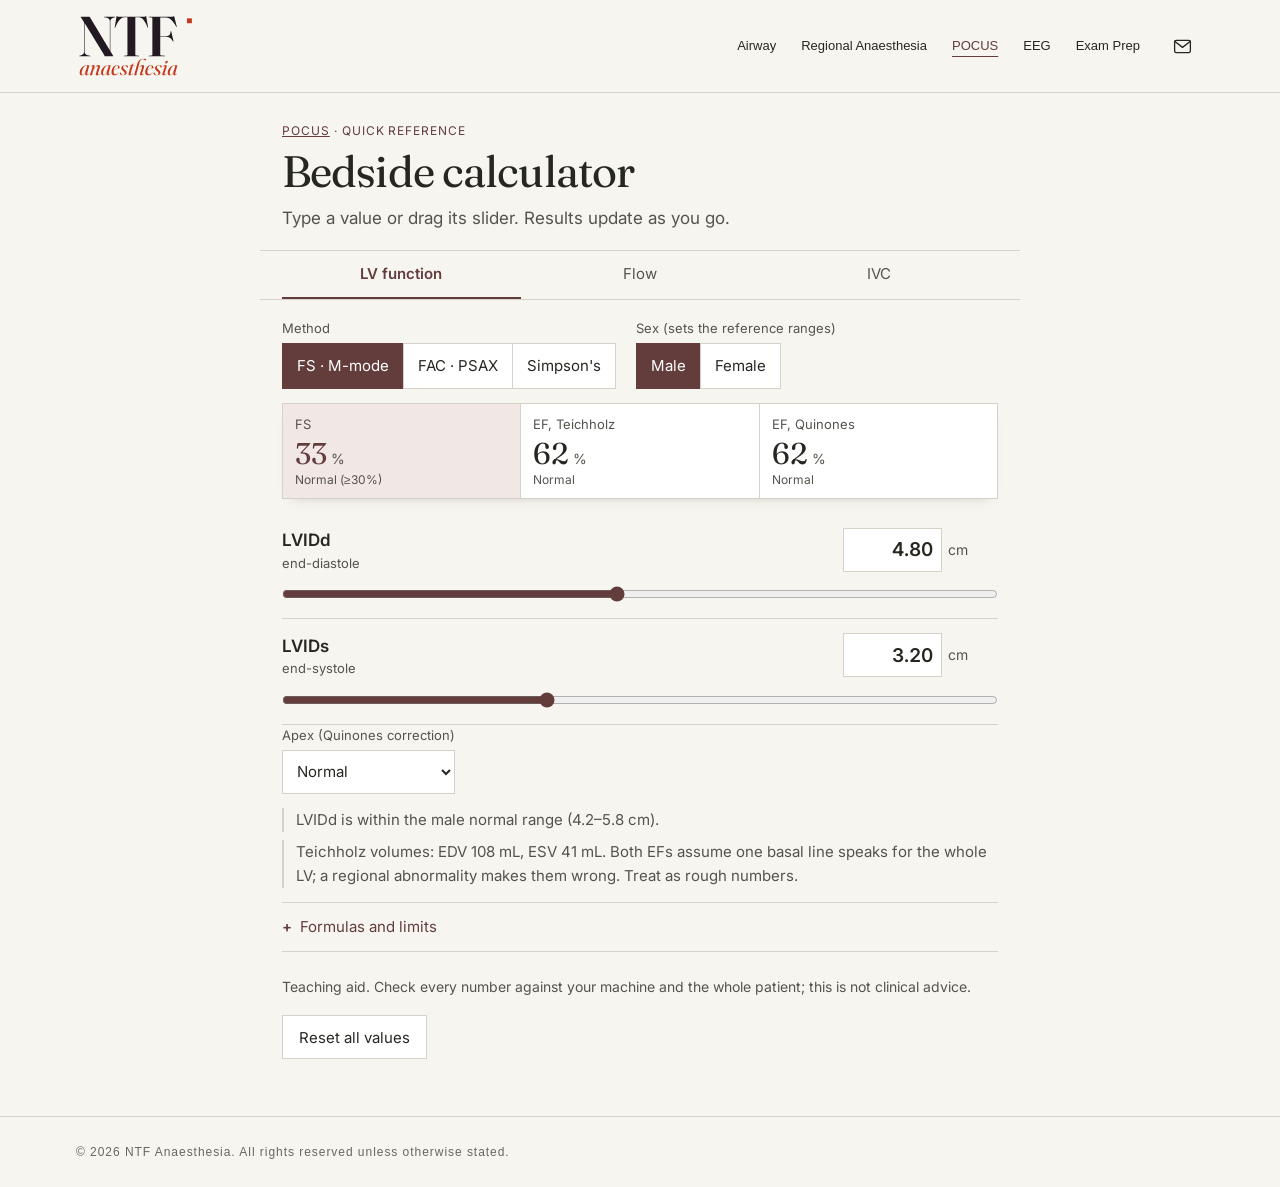
<file: pocus/calculator/index.html>
<!doctype html>
<html lang="en-GB" data-theme="light">
<head>
<meta charset="utf-8">
<meta name="viewport" content="width=device-width,initial-scale=1">
<meta name="robots" content="noindex">
<meta name="theme-color" content="#f7f5ef">
<meta name="color-scheme" content="light">
<title>POCUS calculator — NTF Anaesthesia</title>
<meta name="description" content="Bedside POCUS arithmetic: EF from FS, FAC or volumes; stroke volume and cardiac output from LVOT VTI; IVC collapsibility and distensibility.">
<link rel="icon" href="../ana-ntf-monogram.svg" type="image/svg+xml">
<link rel="stylesheet" href="../assets/navigation.css?v=20261008">
<link rel="stylesheet" href="../assets/site-shell.css?v=20261008">
<link rel="stylesheet" href="../assets/header-nav.css?v=20261008">
<link rel="stylesheet" href="calculator.css?v=20261031">
<script defer src="../assets/navigation.js?v=20261008"></script>
<script defer src="formulas.js?v=20261031"></script>
<script defer src="calculator.js?v=20261031"></script>
</head>
<body>
<a class="collection-skip" href="#main">Skip to content</a>
<header class="ntf-header"><div class="ntf-header-inner"><a class="ntf-logo" href="https://anantf.com/" aria-label="NTF Anaesthesia home"><img src="../ana-ntf-logo.svg?v=clean" alt="NTF Anaesthesia" width="229" height="120"></a><button class="ntf-mobile-toggle" type="button" aria-expanded="false" aria-controls="ntf-main-nav">Menu <svg viewBox="0 0 20 20" width="18" height="18" fill="none" stroke="currentColor" aria-hidden="true"><path d="M3 6h14M3 10h14M3 14h14"/></svg></button><nav class="ntf-nav" id="ntf-main-nav" aria-label="Main navigation"><a href="https://airway.anantf.com/airway.html">Airway</a><a href="https://regional.anantf.com/">Regional Anaesthesia</a><a href="../" aria-current="page">POCUS</a><a href="https://anantf.com/eeg/">EEG</a><a href="https://exams.anantf.com/">Exam Prep</a></nav><a class="ntf-contact" href="mailto:contact@anantf.com" aria-label="Email NTF Anaesthesia" title="Email NTF Anaesthesia"><svg viewBox="0 0 24 24" width="21" height="21" fill="none" stroke="currentColor" stroke-width="1.5" stroke-linecap="round" stroke-linejoin="round" aria-hidden="true"><rect x="3" y="5" width="18" height="14" rx="2"/><path d="m3 6 9 7 9-7"/></svg></a></div></header>

<main id="main" class="calc">
 <div class="calc-head">
  <p class="calc-kicker"><a href="../">POCUS</a> · Quick reference</p>
  <h1>Bedside calculator</h1>
  <p class="calc-lead">Type a value or drag its slider. Results update as you go.</p>
 </div>

 <div class="calc-tabs" role="tablist" aria-label="Calculators">
  <button type="button" role="tab" id="tab-lv" aria-controls="lv" aria-selected="true">LV function</button>
  <button type="button" role="tab" id="tab-flow" aria-controls="flow" aria-selected="false" tabindex="-1">Flow</button>
  <button type="button" role="tab" id="tab-ivc" aria-controls="ivc" aria-selected="false" tabindex="-1">IVC</button>
 </div>

 <noscript><p class="calc-note">The calculator needs JavaScript. The formulas are listed under each heading below.</p></noscript>

 <!-- LV function -->
 <section class="calc-panel" id="lv" role="tabpanel" aria-labelledby="tab-lv">
  <h2 class="sr-only">LV function</h2>
  <div class="calc-controls">
   <fieldset class="seg" data-name="lvMethod"><legend>Method</legend>
    <label><input type="radio" name="lvMethod" value="fs" checked><span>FS · M-mode</span></label>
    <label><input type="radio" name="lvMethod" value="fac"><span>FAC · PSAX</span></label>
    <label><input type="radio" name="lvMethod" value="vol"><span>Simpson's</span></label>
   </fieldset>
   <fieldset class="seg seg-small" data-name="sex"><legend>Sex (sets the reference ranges)</legend>
    <label><input type="radio" name="sex" value="m" checked><span>Male</span></label>
    <label><input type="radio" name="sex" value="f"><span>Female</span></label>
   </fieldset>
  </div>
  <div class="calc-controls" data-method="vol" hidden>
   <fieldset class="seg" data-name="planes"><legend>Planes traced</legend>
    <label><input type="radio" name="planes" value="bi" checked><span>Biplane · A4C + A2C</span></label>
    <label><input type="radio" name="planes" value="a4c"><span>A4C only</span></label>
   </fieldset>
  </div>
  <div class="calc-out" aria-live="polite" id="lvOut"></div>
  <div class="calc-fields" data-method="fs" data-fields="lvidd lvids"></div>
  <div class="calc-fields" data-method="fac" data-fields="eda esa" hidden></div>
  <div class="calc-fields" data-method="vol" data-fields="edv esv" hidden></div>
  <aside class="calc-keypoints" data-method="vol" aria-labelledby="kp-title" hidden>
   <h3 id="kp-title">Simpson's biplane: get the number right</h3>
   <ol>
    <li><b>Two planes.</b> Trace A4C <em>and</em> A2C at end-diastole and end-systole. The machine builds each disc from both views; enter the biplane EDV and ESV it reports. Averaging two single-plane EFs is not the same.</li>
    <li><b>Right frames.</b> End-diastole: the frame after mitral closure, or the largest cavity (QRS onset). End-systole: the frame before mitral opening, or the smallest cavity.</li>
    <li><b>True apex.</b> Maximise LV length and check the apex does not move towards the base in systole. The two lengths should agree within about 10%. Foreshortening underestimates volumes. TTE: left lateral, one space lower; TOE: ME four- and two-chamber, retroflex.</li>
    <li><b>Trace the inner border.</b> Blood–compacted myocardium interface; papillary muscles and trabeculations stay inside the cavity. Close the base with a straight line between the mitral hinge points.</li>
    <li><b>Can't see the border?</b> If two or more contiguous segments are missing, use contrast or report a visual estimate.</li>
    <li><b>Irregular rhythm.</b> In AF or with ectopics, average several beats.</li>
   </ol>
   <h3>Caveats</h3>
   <ul>
    <li><b>A4C only</b> assumes the anterior and inferior walls move like the septum and lateral wall, so it misses their regional abnormalities. Use it only when A2C cannot be obtained, and say so.</li>
    <li>Echo volumes run smaller than CMR. Compare with echo norms (Lang 2015): EDV index 34–74 mL/m² (male), 29–61 (female); ESV index 11–31 (male), 8–24 (female).</li>
    <li>EF depends on load: inotropes, vasopressors and significant mitral regurgitation change it, and a normal EF can hide poor forward flow.</li>
    <li>For serial scans, keep the same method, views and ideally the same operator.</li>
   </ul>
  </aside>
  <div class="calc-controls" data-method="fs fac">
   <label class="calc-select" for="apex">Apex (Quinones correction)
    <select id="apex">
     <option value="normal">Normal</option>
     <option value="hypokinetic">Hypokinetic</option>
     <option value="akinetic">Akinetic</option>
     <option value="dyskinetic">Dyskinetic</option>
     <option value="aneurysm">Aneurysmal</option>
    </select>
   </label>
  </div>
  <div class="calc-notes" id="lvNotes"></div>
  <details class="calc-ref">
   <summary>Formulas and limits</summary>
   <dl>
    <dt>Fractional shortening</dt><dd>FS = (LVIDd − LVIDs) / LVIDd × 100. PLAX M-mode just beyond the leaflet tips, perpendicular to the long axis. ≥30% normal, &lt;20% severely impaired (older teaching values).</dd>
    <dt>Teichholz</dt><dd>Volume = 7d³ / (2.4 + d), d in cm. EF = (EDV − ESV) / EDV. Assumes a symmetric, spheroidal LV; ASE/EACVI 2015 no longer recommends EF from linear dimensions.</dd>
    <dt>Quinones</dt><dd>EF = S + (100 − S) × K, where S is the short-axis change (%ΔD² from diameters, or FAC from areas) and K is the apical term: normal 15%, hypokinetic 5%, akinetic 0, dyskinetic −5%, aneurysmal −10% (Quinones 1981). Using FAC for S is an estimate.</dd>
    <dt>Fractional area change</dt><dd>FAC = (EDA − ESA) / EDA × 100, PSAX at the papillary level. No normal LV FAC cut-off is quoted: none could be verified. Do not borrow the RV FAC reference (&gt;35%).</dd>
    <dt>Volumes (Simpson's, method of discs)</dt><dd>EF = (EDV − ESV) / EDV × 100; SV = EDV − ESV. Biplane = A4C plus A2C, the recommended 2D method (ASE/EACVI 2015). A4C alone is single-plane (monoplane) Simpson's. A foreshortened apex underestimates volumes.</dd>
    <dt>EF categories (Lang 2015)</dt><dd>Normal 52–72% (male), 54–74% (female); mildly abnormal 41–51% (male), 41–53% (female); moderately abnormal 30–40%; severely abnormal &lt;30%. LVIDd normal 4.2–5.8 cm (male), 3.8–5.2 cm (female).</dd>
   </dl>
   <p><a href="../cardiac/#lv-linear">Linear measurements lecture →</a> · <a href="../cardiac/#lv-area-volume">FAC and Simpson's lecture →</a></p>
  </details>
 </section>

 <!-- Flow -->
 <section class="calc-panel" id="flow" role="tabpanel" aria-labelledby="tab-flow" hidden>
  <h2 class="sr-only">Flow</h2>
  <div class="calc-out" aria-live="polite" id="flowOut"></div>
  <div class="calc-fields" data-fields="lvot vti hr"></div>
  <details class="calc-extra" id="bsaBox">
   <summary>Index to body surface area</summary>
   <div class="calc-fields" data-fields="height weight"></div>
  </details>
  <details class="calc-extra" id="plrBox">
   <summary>Passive leg raise or fluid challenge</summary>
   <div class="calc-fields" data-fields="vti2"></div>
  </details>
  <div class="calc-notes" id="flowNotes"></div>
  <details class="calc-ref">
   <summary>Formulas and limits</summary>
   <dl>
    <dt>LVOT area</dt><dd>CSA = π × (d / 2)² ≈ 0.785 × d². Diameter in PLAX, mid-systole, inner edge to inner edge, at the level of the PW sample. The diameter is squared: a 1 mm error in a 20 mm LVOT changes SV by about 10%.</dd>
    <dt>Stroke volume and output</dt><dd>SV = CSA × VTI. CO = SV × HR / 1000. Typical adult SV 60–100 mL; CI 2.5–4.0 L/min/m².</dd>
    <dt>VTI</dt><dd>PW Doppler in the LVOT from A5C, about 0.5 cm below the valve, aligned with flow. Commonly quoted normal about 18–22 cm. VTI &lt;16 cm marked low stroke volume in Vignon 2017.</dd>
    <dt>Passive leg raise</dt><dd>Change = (VTI after − VTI before) / VTI before × 100. A rise ≥10–15% suggests fluid responsiveness; the Flow and fluids lecture uses ≥12%. Use the same diameter both times, so the change in VTI is the change in SV.</dd>
    <dt>Body surface area</dt><dd>Mosteller: √(height cm × weight kg / 3600).</dd>
   </dl>
   <p><a href="../haemodynamics/">Flow and fluids lecture →</a></p>
  </details>
 </section>

 <!-- IVC -->
 <section class="calc-panel" id="ivc" role="tabpanel" aria-labelledby="tab-ivc" hidden>
  <h2 class="sr-only">IVC</h2>
  <div class="calc-controls">
   <fieldset class="seg" data-name="breathing"><legend>Breathing</legend>
    <label><input type="radio" name="breathing" value="spont" checked><span>Spontaneous</span></label>
    <label><input type="radio" name="breathing" value="vent"><span>Ventilated, passive</span></label>
   </fieldset>
  </div>
  <div class="calc-out" aria-live="polite" id="ivcOut"></div>
  <div class="calc-fields" data-fields="ivcmax ivcmin"></div>
  <div class="calc-notes" id="ivcNotes"></div>
  <details class="calc-ref">
   <summary>Formulas and limits</summary>
   <dl>
    <dt>Collapsibility index</dt><dd>(max − min) / max × 100. Spontaneous breathing: the IVC narrows in inspiration. About 40% or more: probably fluid-responsive, but a weak predictor.</dd>
    <dt>Estimated RA pressure (ASE)</dt><dd>≤2.1 cm and collapses &gt;50% with a sniff: 3 mmHg (0–5). &gt;2.1 cm and collapses &lt;50%: 15 mmHg (10–20). Anything else: 8 mmHg (5–10). Not valid on positive-pressure ventilation.</dd>
    <dt>Distensibility index (Barbier)</dt><dd>(max − min) / min × 100. Threshold &gt;18%.</dd>
    <dt>Variability (Feissel)</dt><dd>(max − min) / mean × 100. Threshold &gt;12%.</dd>
    <dt>When the ventilated indices apply</dt><dd>Both studies used intubated patients with no respiratory effort and tidal volume &gt;8 mL/kg predicted body weight. Raised abdominal pressure, RV failure, arrhythmia and spontaneous effort make them unreliable. Measure 1–2 cm from the RA junction, in the long axis, without the probe pressing.</dd>
   </dl>
   <p><a href="../haemodynamics/">Flow and fluids lecture: IVC indices and pitfalls →</a></p>
  </details>
 </section>

 <p class="calc-disclaimer">Teaching aid. Check every number against your machine and the whole patient; this is not clinical advice.</p>
 <p class="calc-actions"><button type="button" class="calc-reset" id="reset">Reset all values</button></p>
</main>

<footer class="ntf-footer"><div class="ntf-footer-inner"><div class="ntf-footer-identity"><span class="ntf-copyright">© 2026 NTF Anaesthesia. All rights reserved unless otherwise stated.</span></div></div></footer>
</body>
</html>
</file>
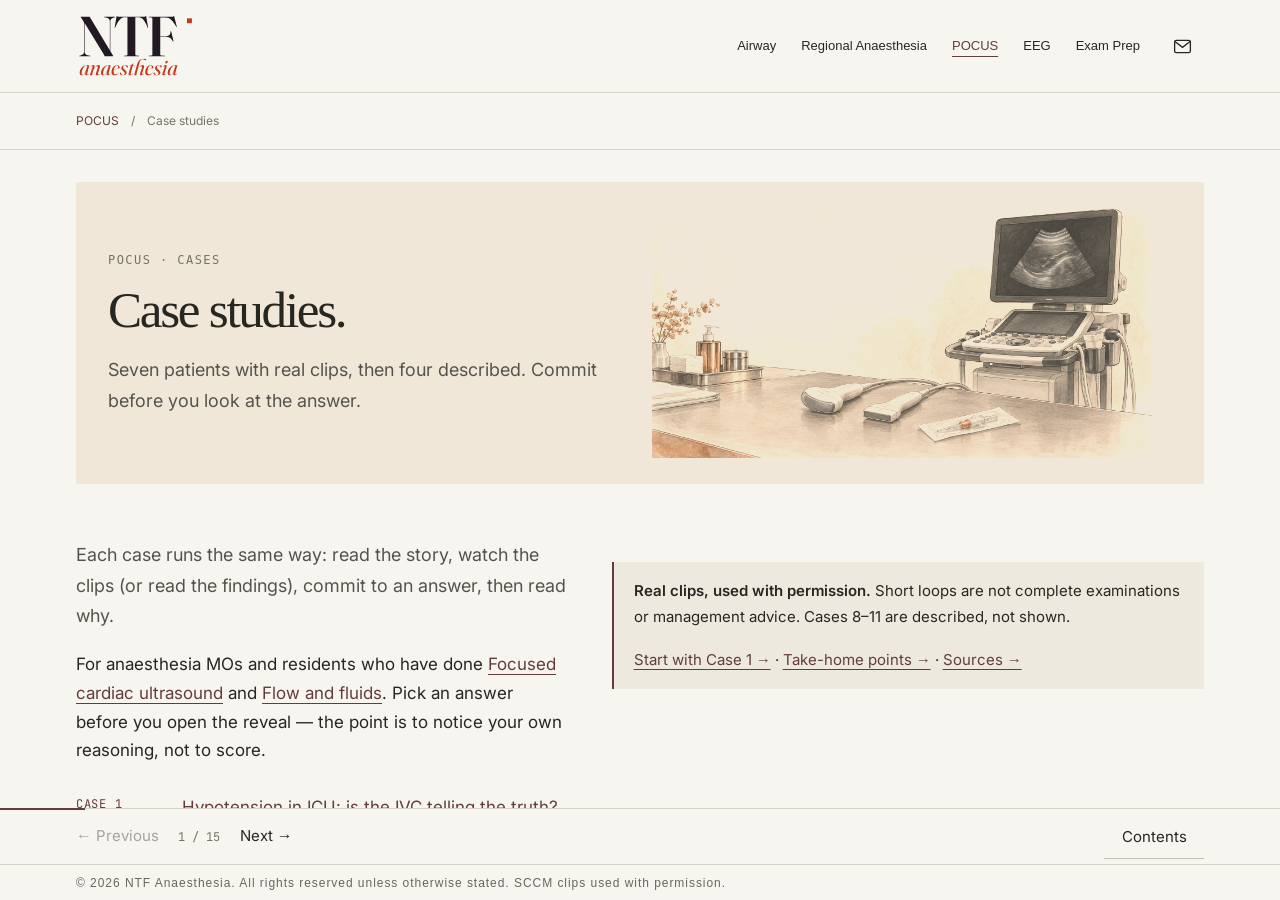
<file: pocus/cases/index.html>
<!doctype html>
<html lang="en-GB" data-theme="light">
<head>
<script>window.POCUS_INITIAL_HASH=location.hash;</script>
<meta charset="utf-8">
<meta name="viewport" content="width=device-width, initial-scale=1">
<meta name="color-scheme" content="light">
<meta name="robots" content="noindex,nofollow">
<title>Case studies — NTF Anaesthesia</title>
<meta name="description" content="Seven adult critical care ultrasound cases with real clips: IVC technique, weaning failure, a cardiac mass, RV against LV in sepsis, wall motion after VF, Lemierre syndrome and tamponade after pacing-wire removal. Then four described cases: sepsis that changes overnight, tamponade drained, neurogenic stunning and dynamic LVOT obstruction. Commit to an answer, then read why.">
<link rel="icon" href="../ana-ntf-monogram.svg" type="image/svg+xml">
<link rel="stylesheet" href="../assets/navigation.css?v=20261008">
<link rel="stylesheet" href="../assets/site-shell.css?v=20261008">
<link rel="stylesheet" href="../assets/pocus-course.css?v=20261019-nopicker">
<link rel="stylesheet" href="../assets/header-nav.css?v=20261008">
<link rel="stylesheet" href="../assets/panoramic-banners.css?v=20261008-wide">
<link rel="stylesheet" href="../assets/banner-framing.css?v=20261008">
<link rel="stylesheet" href="./cases.css?v=20261030-part3">
<link rel="stylesheet" href="../shared/series.css?v=20261030-plan">
<script defer src="../assets/navigation.js?v=20261008"></script>
</head>
<body class="pocus-course">
<header class="ntf-header"><div class="ntf-header-inner"><a class="ntf-logo" href="https://anantf.com/" aria-label="NTF Anaesthesia home"><img src="../ana-ntf-logo.svg?v=clean" alt="NTF Anaesthesia" width="229" height="120"></a><button class="ntf-mobile-toggle" type="button" aria-expanded="false" aria-controls="ntf-main-nav">Menu <svg viewBox="0 0 20 20" width="18" height="18" fill="none" stroke="currentColor" aria-hidden="true"><path d="M3 6h14M3 10h14M3 14h14"/></svg></button><nav class="ntf-nav" id="ntf-main-nav" aria-label="Main navigation"><a href="https://airway.anantf.com/airway.html">Airway</a><a href="https://regional.anantf.com/">Regional Anaesthesia</a><a href="../" aria-current="page">POCUS</a><a href="https://anantf.com/eeg/">EEG</a><a href="https://exams.anantf.com/">Exam Prep</a></nav><a class="ntf-contact" href="mailto:contact@anantf.com" aria-label="Email NTF Anaesthesia"><svg viewBox="0 0 24 24" width="21" height="21" fill="none" stroke="currentColor" stroke-width="1.5" aria-hidden="true"><rect x="3" y="5" width="18" height="14" rx="2"/><path d="m3 6 9 7 9-7"/></svg></a></div></header>
<nav class="course-toolbar" aria-label="Tutorial navigation"><div class="course-toolbar-inner"><div class="course-breadcrumb"><a href="../">POCUS</a><span aria-hidden="true">/</span><span>Case studies</span></div><label class="course-section-picker"><span class="course-sr-only">Tutorial section</span><select id="course-section" aria-label="Tutorial section"></select></label></div></nav>
<main class="deck" id="deck" tabindex="-1">
<section class="slide active course-intro" id="start" data-title="Start here">
<div class="inner two course-start-grid">
<section class="course-hero wide-illustration-banner ntf-illustrated-banner" aria-label="Tutorial introduction"><div><p class="course-eyebrow">POCUS · Cases</p><h1>Case studies.</h1><p class="course-hero-lead">Seven patients with real clips, then four described. Commit before you look at the answer.</p></div><figure><img src="../assets/ether-pocus-equipment.webp" width="1774" height="887" alt="" aria-hidden="true"></figure></section>
<div><p class="lede">Each case runs the same way: read the story, watch the clips (or read the findings), commit to an answer, then read why.</p><p>For anaesthesia MOs and residents who have done <a href="../cardiac/">Focused cardiac ultrasound</a> and <a href="../haemodynamics/">Flow and fluids</a>. Pick an answer before you open the reveal &mdash; the point is to notice your own reasoning, not to score.</p>
<ol class="cs-index">
<li><span>Case 1</span><a href="#case-1">Hypotension in ICU: is the IVC telling the truth?</a></li>
<li><span>Case 2</span><a href="#case-2">Failing to wean from NIV</a></li>
<li><span>Case 3</span><a href="#case-3">Lung cancer and shock on three vasopressors</a></li>
<li><span>Case 4</span><a href="#case-4">Sepsis, high CVP and low urine output</a></li>
<li><span>Case 5</span><a href="#case-5">VF on day 1 after aortic root replacement</a></li>
<li><span>Case 6</span><a href="#case-6">A septic 18-year-old: where is the source?</a></li>
<li><span>Case 7</span><a href="#case-7">Hypotension after pacing-wire removal</a></li>
<li><span>Case 8</span><a href="#case-8">Septic shock that changes overnight</a></li>
<li><span>Case 9</span><a href="#case-9">Tamponade drained, patient worse</a></li>
<li><span>Case 10</span><a href="#case-10">Shock after a subarachnoid bleed</a></li>
<li><span>Case 11</span><a href="#case-11">Hypotension during AF ablation</a></li>
</ol>
<details class="card teach-plan"><summary>Short on time? A 30-minute path</summary>
<div class="table-wrap"><table><thead><tr><th>Minutes</th><th>Go to</th><th>Get this</th></tr></thead><tbody>
<tr><td>0&ndash;2</td><td><a href="#start">Opening</a></td><td>Image &rarr; physiology &rarr; decision. Is the image reliable? What does it mean? What would I do differently?</td></tr>
<tr><td>2&ndash;5</td><td><a href="#case-1">Case 1</a></td><td>IVC technique before IVC physiology</td></tr>
<tr><td>5&ndash;9</td><td><a href="#case-2">Case 2</a></td><td>Weaning failure: scan the heart</td></tr>
<tr><td>9&ndash;13</td><td><a href="#case-3">Case 3</a></td><td>Mass and effusion: describe, then explain the shock</td></tr>
<tr><td>13&ndash;18</td><td><a href="#case-4">Case 4</a></td><td>Oliguria in sepsis: responsiveness, tolerance, indication</td></tr>
<tr><td>18&ndash;21</td><td><a href="#case-5">Case 5</a></td><td>Territorial wall motion after arrest</td></tr>
<tr><td>21&ndash;25</td><td><a href="#case-6">Case 6</a></td><td>Let the history choose the window</td></tr>
<tr><td>25&ndash;29</td><td><a href="#case-7">Case 7</a></td><td>Tamponade after cardiac surgery: call the surgeon</td></tr>
<tr><td>29&ndash;30</td><td><a href="#take-home">Close</a></td><td>Three distinctions</td></tr>
<tr><td>Second session</td><td><a href="#part-3">Cases 8&ndash;11</a></td><td>Optional: four described cases, about four minutes each, then the three image traps on the close</td></tr>
</tbody></table></div>
<p class="mini">Working a case: 15 seconds to name the anatomy, 15 for the finding and its physiology, 15 on what decision changes, then the reveal and one limitation. Cases 2, 4 and 7 deserve the most time.</p>
<p class="mini">A 30-minute path through this lecture. Cases 1&ndash;7 fit the half hour; Cases 8&ndash;11 are a second sitting.</p>
</details>
</div>
<div class="callout"><p><strong>Real clips, used with permission.</strong> Short loops are not complete examinations or management advice. Cases 8&ndash;11 are described, not shown.</p><p><a href="#case-1">Start with Case 1 →</a> · <a href="#take-home">Take-home points →</a> · <a href="#references">Sources →</a></p></div>
</div></section>

<section class="slide" id="case-1" data-part="Part I · Pump and tank" data-title="Case 1 · Is the IVC telling the truth?"><div class="inner cs-case"><p class="kicker">Case 1 · IVC technique</p><h2>Hypotension in ICU. Is the IVC telling the truth?</h2><div class="cs-step"><h3>1 · The patient</h3><p class="cs-vignette">A patient becomes hypotensive soon after ICU admission. The team wants to use the inferior vena cava (IVC) as a guide to volume status, and this is the clip they show you.</p></div><div class="cs-step"><h3>2 · The clip</h3><div class="cs-single"><figure class="cs-clip"><video controls playsinline preload="none" width="480" height="272" poster="../media/sccm-cases/s02-subcostal-ivc-out-of-plane.jpg" aria-label="Real ultrasound cine: Subcostal IVC, long axis"><source src="../media/sccm-cases/s02-subcostal-ivc-out-of-plane.mp4" type="video/mp4"><a href="../media/sccm-cases/s02-subcostal-ivc-out-of-plane.mp4">Open the ultrasound cine →</a></video><figcaption><b>Subcostal IVC, long axis.</b> Watch the vessel through the breath. Does it get narrower, or does it slide out of the beam? Keep an eye on the liver and the right atrium around it. <span class="cs-credit">Clip: SCCM Critical Care Ultrasound: Adult, used with permission</span></figcaption></figure></div></div><fieldset class="cs-q" id="c1q1" data-answer="d"><legend>3 · Commit: which of these is true?</legend><div class="opts"><button type="button" data-choice="a">The IVC is collapsible. The patient is volume depleted.</button><button type="button" data-choice="b">The patient is volume overloaded.</button><button type="button" data-choice="c">The volume status is normal.</button><button type="button" data-choice="d">The technique is incorrect.</button></div><p class="feedback" aria-live="polite" data-explanation="Answer: the technique is incorrect."></p><div class="cs-reveal" hidden><h3>4 · Reveal</h3><ul><li>The IVC moves in and out of the image plane. When the beam cuts the edge of a tube instead of its centre, the tube looks narrower, so movement can look like collapse.</li><li>Fix the picture first. Keep the IVC in long axis, show it entering the right atrium, and find the hepatic vein joining it. Rock and sweep until you have the widest diameter, then hold that plane through the whole breath.</li><li>Measure the diameter 1&ndash;2 cm from the junction of the right atrium and IVC, at end-expiration (Lang 2015, ASE/EACVI chamber quantification).</li></ul><p class="cs-label">What the right plane looks like</p><div class="cs-pair"><figure class="cs-clip"><video controls playsinline preload="none" width="480" height="314" poster="../media/sccm-cases/s04-subcostal-ivc-hepatic-vein-confluence.jpg" aria-label="Real ultrasound cine: Subcostal IVC with colour Doppler"><source src="../media/sccm-cases/s04-subcostal-ivc-hepatic-vein-confluence.mp4" type="video/mp4"><a href="../media/sccm-cases/s04-subcostal-ivc-hepatic-vein-confluence.mp4">Open the ultrasound cine →</a></video><figcaption><b>Subcostal IVC with colour Doppler.</b> The hepatic vein, IVC and right atrium are labelled. Seeing the hepatic vein drain into the IVC confirms the vessel and the level. <span class="cs-credit">Clip: SCCM Critical Care Ultrasound: Adult, used with permission</span></figcaption></figure><figure class="cs-clip"><video controls playsinline preload="none" width="480" height="272" poster="../media/sccm-cases/s05-subcostal-4c.jpg" aria-label="Real ultrasound cine: Subcostal four-chamber"><source src="../media/sccm-cases/s05-subcostal-4c.mp4" type="video/mp4"><a href="../media/sccm-cases/s05-subcostal-4c.mp4">Open the ultrasound cine →</a></video><figcaption><b>Subcostal four-chamber.</b> Start on the subcostal four-chamber, then rotate the probe towards long axis and follow the right atrium down into the IVC. <span class="cs-credit">Clip: SCCM Critical Care Ultrasound: Adult, used with permission</span></figcaption></figure></div></div></fieldset><div class="cs-teach"><h3>Teaching point</h3><p>It is not a sin to get a wobbly IVC view. It is a sin to treat a patient on one. Check the acquisition before you interpret the physiology. Even a technically good IVC only answers a narrow question; size and variation depend on breathing effort, ventilation and the right heart.</p><p class="cs-links"><a href="../cardiac/#9">Subcostal and IVC acquisition →</a> · <a href="../haemodynamics/#ivc-lab">IVC: three denominators →</a> · <a href="../haemodynamics/#ivc-pitfalls">IVC pitfalls →</a></p></div></div></section>

<section class="slide" id="case-2" data-title="Case 2 · Failing to wean from NIV"><div class="inner cs-case"><p class="kicker">Case 2 · LV function</p><h2>Failing to wean from NIV.</h2><div class="cs-step"><h3>1 · The patient</h3><p class="cs-vignette">A 74-year-old man with a presumed history of chronic obstructive pulmonary disease (COPD) develops respiratory distress and is started on non-invasive ventilation (NIV). He fails several attempts at weaning.</p></div><fieldset class="cs-q" id="c2q1" data-answer="c"><legend>2 · Commit: what is the most appropriate next step?</legend><div class="opts"><button type="button" data-choice="a">Perform chest CT.</button><button type="button" data-choice="b">Repeat the chest radiograph.</button><button type="button" data-choice="c">Perform echocardiography.</button><button type="button" data-choice="d">Continue current treatment and try weaning later.</button></div><p class="feedback" aria-live="polite" data-explanation="Answer: perform echocardiography."></p><div class="cs-reveal" hidden><h3>Reveal</h3><ul><li>The COPD is only <em>presumed</em>. Repeated weaning failure is a reason to look for a cause you have not proven or excluded, and the heart is the obvious one.</li><li>Taking away positive pressure raises venous return and left ventricular afterload. A ventricle that coped on NIV may fail when the support comes off, and the patient becomes breathless again with pulmonary oedema.</li><li>Repeating a test that has not helped, or simply waiting, does not change the plan.</li></ul></div></fieldset><div class="cs-step" data-unlock-by="c2q1" hidden><h3>3 · The echo</h3><div class="cs-grid-3"><figure class="cs-clip"><video controls playsinline preload="none" width="480" height="322" poster="../media/sccm-cases/s07-plax-severe-lv-dysfunction.jpg" aria-label="Real ultrasound cine: Parasternal long axis (deep)"><source src="../media/sccm-cases/s07-plax-severe-lv-dysfunction.mp4" type="video/mp4"><a href="../media/sccm-cases/s07-plax-severe-lv-dysfunction.mp4">Open the ultrasound cine →</a></video><figcaption><b>Parasternal long axis (deep).</b> Look at how far the septum and posterior wall move inwards, and how much they thicken. <span class="cs-credit">Clip: SCCM Critical Care Ultrasound: Adult, used with permission</span></figcaption></figure><figure class="cs-clip"><video controls playsinline preload="none" width="480" height="322" poster="../media/sccm-cases/s08-a3c-severe-lv-dysfunction.jpg" aria-label="Real ultrasound cine: Apical long axis (three-chamber)"><source src="../media/sccm-cases/s08-a3c-severe-lv-dysfunction.mp4" type="video/mp4"><a href="../media/sccm-cases/s08-a3c-severe-lv-dysfunction.mp4">Open the ultrasound cine →</a></video><figcaption><b>Apical long axis (three-chamber).</b> Same patient. Judge the change in cavity size from diastole to systole. <span class="cs-credit">Clip: SCCM Critical Care Ultrasound: Adult, used with permission</span></figcaption></figure><figure class="cs-clip"><video controls playsinline preload="none" width="480" height="322" poster="../media/sccm-cases/s08-a2c-severe-lv-dysfunction.jpg" aria-label="Real ultrasound cine: Apical two-chamber"><source src="../media/sccm-cases/s08-a2c-severe-lv-dysfunction.mp4" type="video/mp4"><a href="../media/sccm-cases/s08-a2c-severe-lv-dysfunction.mp4">Open the ultrasound cine →</a></video><figcaption><b>Apical two-chamber.</b> Same patient. Check the anterior and inferior walls, and the apex. <span class="cs-credit">Clip: SCCM Critical Care Ultrasound: Adult, used with permission</span></figcaption></figure></div></div><fieldset class="cs-q" id="c2q2" data-unlock-by="c2q1" hidden data-answer="c"><legend>4 · Commit: the cause of NIV failure is congestive heart failure. What is the ejection fraction?</legend><div class="opts"><button type="button" data-choice="a">&gt;55%</button><button type="button" data-choice="b">&gt;40%</button><button type="button" data-choice="c">&lt;30%</button><button type="button" data-choice="d">Unable to determine</button></div><p class="feedback" aria-live="polite" data-explanation="Answer: below 30%."></p><div class="cs-reveal" hidden><h3>Reveal</h3><ul><li>All three views show severe global LV dysfunction: little wall thickening and a cavity that barely changes size. Across three windows that is enough to call the EF severely reduced by eye.</li><li>You do not need Simpson&rsquo;s biplane to answer this bedside question. Grade by eye in more than one view, and measure when the answer would change management or when you are tracking change.</li><li><strong>What happened:</strong> a negative fluid balance was achieved and he was weaned off NIV.</li></ul><p class="cs-hint">Doppler indices of diastolic function (mitral inflow and tissue Doppler) can also guide weaning (Mayo et al. 2016). They belong to advanced echo, so their thresholds are not given here.</p></div></fieldset><div class="cs-teach"><h3>Teaching point</h3><p>When a patient keeps failing to come off positive pressure, scan the heart before you blame the lungs. A poor LV turns weaning into a cardiac stress test. Treat the cause (here, fluid off), then try again.</p><p class="cs-links"><a href="../cardiac/#lv-function">LV grades and EF →</a> · <a href="../cardiac/#lv-cases">LV clip questions →</a> · <a href="../lung/#20">Diaphragm and weaning →</a></p></div></div></section>

<section class="slide" id="case-3" data-title="Case 3 · Lung cancer and shock"><div class="inner cs-case"><p class="kicker">Case 3 · Masses and effusions</p><h2>Lung cancer and shock on three vasopressors.</h2><div class="cs-step"><h3>1 · The patient</h3><p class="cs-vignette">A man with a recent diagnosis of lung cancer presents in shock needing three vasopressors. You do a bedside echo.</p></div><div class="cs-step"><h3>2 · The clip</h3><div class="cs-single"><figure class="cs-clip"><video controls playsinline preload="none" width="480" height="296" poster="../media/sccm-cases/s12-a4c-left-atrial-mass-pericardial-effusion.jpg" aria-label="Real ultrasound cine: Apical four-chamber"><source src="../media/sccm-cases/s12-a4c-left-atrial-mass-pericardial-effusion.mp4" type="video/mp4"><a href="../media/sccm-cases/s12-a4c-left-atrial-mass-pericardial-effusion.mp4">Open the ultrasound cine →</a></video><figcaption><b>Apical four-chamber.</b> Name every chamber first. Then look for anything inside a chamber that should not be there, and for a dark rim around the heart. <span class="cs-credit">Clip: SCCM Critical Care Ultrasound: Adult, used with permission</span></figcaption></figure></div></div><fieldset class="cs-q" id="c3q1" data-answer="b"><legend>3 · Commit: what is the most likely diagnosis?</legend><div class="opts"><button type="button" data-choice="a">Left atrial thrombus</button><button type="button" data-choice="b">Left atrial mass and pericardial effusion</button><button type="button" data-choice="c">Cardiac rupture</button><button type="button" data-choice="d">Right atrial thrombus</button></div><p class="feedback" aria-live="polite" data-explanation="Answer: left atrial mass and pericardial effusion."></p><div class="cs-reveal" hidden><h3>4 · Reveal</h3><ul><li>A large echogenic mass sits in the left atrium, and there is pericardial fluid around the heart.</li><li><strong>What happened:</strong> thoracotomy showed the lung cancer extending into the left atrium through the pulmonary veins.</li><li>Ultrasound describes; it does not give histology. Where the mass is, what it attaches to, how it moves and the clinical story narrow the list. In a patient with a new cancer, think of direct spread or metastasis as well as thrombus.</li></ul></div></fieldset><div class="cs-teach"><h3>Teaching point</h3><p>Find the finding, then ask how it explains the shock. Is the effusion compressing a chamber? Is the mass blocking filling of the left ventricle? Say what you see, say what you cannot tell, and get definitive imaging and the right team early.</p><p class="cs-links"><a href="../cardiac/#17">Effusion and tamponade →</a> · <a href="../cardiac/#8">Apical four-chamber acquisition →</a> · <a href="../shock/">Shock assessment →</a></p></div></div></section>

<section class="slide" id="case-4" data-title="Case 4 · Sepsis, high CVP, low urine"><div class="inner cs-case"><p class="kicker">Case 4 · RV against LV</p><h2>Sepsis, a high CVP and low urine output.</h2><div class="cs-step"><h3>1 · The patient</h3><p class="cs-vignette">A patient with sepsis has a point-of-care echo as part of the work-up. Urine output is low.</p><ul class="cs-vitals" aria-label="Observations"><li>HR 140/min</li><li>BP 135/65 mm Hg</li><li>CVP 18 mm Hg</li><li>Urine output low</li></ul></div><div class="cs-step"><h3>2 · The clip</h3><div class="cs-single"><figure class="cs-clip"><video controls playsinline preload="none" width="480" height="340" poster="../media/sccm-cases/s15-a4c-hypokinetic-lv-relatively-hyperdynamic-rv.jpg" aria-label="Real ultrasound cine: Apical four-chamber (colour box on)"><source src="../media/sccm-cases/s15-a4c-hypokinetic-lv-relatively-hyperdynamic-rv.mp4" type="video/mp4"><a href="../media/sccm-cases/s15-a4c-hypokinetic-lv-relatively-hyperdynamic-rv.mp4">Open the ultrasound cine →</a></video><figcaption><b>Apical four-chamber (colour box on).</b> Watch the right ventricle, then the left ventricle, then both together. How does each one move? <span class="cs-credit">Clip: SCCM Critical Care Ultrasound: Adult, used with permission</span></figcaption></figure></div></div><fieldset class="cs-q" id="c4q1" data-answer="c"><legend>3 · Commit: which right ventricular finding does this show?</legend><div class="opts"><button type="button" data-choice="a">It is hyperdynamic because of hypovolaemia.</button><button type="button" data-choice="b">It shows McConnell sign.</button><button type="button" data-choice="c">It appears hyperdynamic compared with a left ventricle that has decreased systolic function.</button></div><p class="feedback" aria-live="polite" data-explanation="Answer: the RV only appears hyperdynamic, compared with a hypokinetic LV."></p><div class="cs-reveal" hidden><h3>4 · Reveal</h3><ul><li>The right ventricle looks vigorous because the left ventricle next to it is hypokinetic. Read the ventricles against each other, not one in isolation.</li><li>This is not hypovolaemia: a CVP of 18 mm Hg and a poorly contracting LV do not fit an empty circulation.</li><li>It is not McConnell sign either. McConnell sign is akinesia of the RV free wall with a normally moving RV apex; it describes the RV itself, not how it compares with the LV.</li><li><strong>What happened:</strong> he received aggressive fluid resuscitation and developed respiratory distress. Work-up found left anterior descending (LAD) coronary artery disease.</li></ul><figure class="cs-clip cs-still cs-single"><img src="../media/sccm-cases/s18-cxr-after-fluid-resuscitation.jpg" width="716" height="680" loading="lazy" alt="Frontal chest radiograph taken after fluid resuscitation, with monitoring leads and lines; identifying text blacked out"><figcaption><b>Chest radiograph after the fluid.</b> Shown without a report. Describe it yourself before you decide what it means. <span class="cs-credit">Image: SCCM Critical Care Ultrasound: Adult, used with permission</span></figcaption></figure></div></fieldset><div class="cs-teach"><h3>Teaching point</h3><p>Low urine output in sepsis is not an order for more fluid. A high CVP, a poor LV and a congested patient say the tank is not the problem. Before the next bolus, ask whether the patient needs it, will respond to it and will tolerate it.</p><p class="cs-links"><a href="../cardiac/#rv-patterns">RV patterns and McConnell sign →</a> · <a href="../cardiac/#lv-function">LV systolic function →</a> · <a href="../haemodynamics/#fluid-tolerance">Fluid tolerance →</a> · <a href="../shock/#sccm-cases">Shock decision cases →</a></p></div></div></section>

<section class="slide" id="case-5" data-part="Part II · Ischaemia, source and surgery" data-title="Case 5 · VF after aortic root surgery"><div class="inner cs-case"><p class="kicker">Case 5 · Regional wall motion</p><h2>VF on day 1 after aortic root replacement.</h2><div class="cs-step"><h3>1 · The patient</h3><p class="cs-vignette">A 73-year-old man had an aortic root replacement for a severe chronic type A dissection of the aortic root. On postoperative day 1 he goes into ventricular fibrillation (VF).</p></div><div class="cs-step"><h3>2 · The clips: before and after the arrest</h3><p class="cs-hint">Contrast echo (an ultrasound enhancing agent, Optison) fills the LV cavity so the endocardial border is easier to see. Compare each wall before and after.</p><div class="cs-grid-4"><figure class="cs-clip"><p class="cs-label">Baseline</p><video controls playsinline preload="none" width="480" height="340" poster="../media/sccm-cases/s19-a4c-contrast-baseline.jpg" aria-label="Real ultrasound cine: Apical four-chamber, contrast"><source src="../media/sccm-cases/s19-a4c-contrast-baseline.mp4" type="video/mp4"><a href="../media/sccm-cases/s19-a4c-contrast-baseline.mp4">Open the ultrasound cine →</a></video><figcaption><b>Apical four-chamber, contrast.</b> Baseline before the arrest. <span class="cs-credit">Clip: SCCM Critical Care Ultrasound: Adult, used with permission</span></figcaption></figure><figure class="cs-clip"><p class="cs-label">After arrest</p><video controls playsinline preload="none" width="480" height="340" poster="../media/sccm-cases/s19-a4c-contrast-after-vf-arrest-rwma.jpg" aria-label="Real ultrasound cine: Apical four-chamber, contrast"><source src="../media/sccm-cases/s19-a4c-contrast-after-vf-arrest-rwma.mp4" type="video/mp4"><a href="../media/sccm-cases/s19-a4c-contrast-after-vf-arrest-rwma.mp4">Open the ultrasound cine →</a></video><figcaption><b>Apical four-chamber, contrast.</b> After the arrest. Follow the septum and the apex. <span class="cs-credit">Clip: SCCM Critical Care Ultrasound: Adult, used with permission</span></figcaption></figure><figure class="cs-clip"><p class="cs-label">Baseline</p><video controls playsinline preload="none" width="480" height="340" poster="../media/sccm-cases/s19-psax-base-contrast-baseline.jpg" aria-label="Real ultrasound cine: Parasternal short axis, contrast"><source src="../media/sccm-cases/s19-psax-base-contrast-baseline.mp4" type="video/mp4"><a href="../media/sccm-cases/s19-psax-base-contrast-baseline.mp4">Open the ultrasound cine →</a></video><figcaption><b>Parasternal short axis, contrast.</b> Baseline before the arrest. <span class="cs-credit">Clip: SCCM Critical Care Ultrasound: Adult, used with permission</span></figcaption></figure><figure class="cs-clip"><p class="cs-label">After arrest</p><video controls playsinline preload="none" width="480" height="340" poster="../media/sccm-cases/s19-psax-contrast-after-vf-arrest-rwma.jpg" aria-label="Real ultrasound cine: Parasternal short axis, contrast"><source src="../media/sccm-cases/s19-psax-contrast-after-vf-arrest-rwma.mp4" type="video/mp4"><a href="../media/sccm-cases/s19-psax-contrast-after-vf-arrest-rwma.mp4">Open the ultrasound cine →</a></video><figcaption><b>Parasternal short axis, contrast.</b> After the arrest. Go round the ring of segments: which thicken and which do not? <span class="cs-credit">Clip: SCCM Critical Care Ultrasound: Adult, used with permission</span></figcaption></figure></div></div><fieldset class="cs-q" id="c5q1" data-answer="b"><legend>3 · Commit: what is the most appropriate next step?</legend><div class="opts"><button type="button" data-choice="a">Impella</button><button type="button" data-choice="b">Cardiac catheterisation</button><button type="button" data-choice="c">Resternotomy</button><button type="button" data-choice="d">Fluid bolus</button></div><p class="feedback" aria-live="polite" data-explanation="Answer: cardiac catheterisation."></p><div class="cs-reveal" hidden><h3>4 · Reveal</h3><ul><li>After the arrest there is severe hypokinesis to akinesis of the anterior wall, apex and septum, while most of the lateral wall (circumflex territory) and the inferior wall (right coronary territory) move normally. That pattern fits the LAD territory.</li><li>After VT or VF arrest, a segmental wall motion abnormality after return of circulation is a surrogate for coronary artery disease and should prompt referral for cardiac catheterisation (Levitov 2016).</li><li>Ventricular arrhythmia after cardiac surgery should make you think of ischaemia. A root replacement also involves reattaching the coronary arteries, so a new territorial abnormality needs a coronary answer.</li><li>Resternotomy, mechanical support or fluid treat other problems; none of them answers the question this scan raises. The decision belongs with the cardiac surgical and cardiology teams, and your scan should reach them early.</li></ul></div></fieldset><div class="cs-teach"><h3>Teaching point</h3><p>Scan early after an arrhythmia or arrest, and compare with the baseline if there is one. A wall motion abnormality that follows a coronary territory changes the next step.</p><p class="cs-links"><a href="../cardiac/#lv-function">LV systolic function →</a> · <a href="../cardiac/#22">Red flags and limits →</a> · <a href="../shock/#partArrest">Arrest and peri-arrest →</a></p></div></div></section>

<section class="slide" id="case-6" data-title="Case 6 · Find the source"><div class="inner cs-case"><p class="kicker">Case 6 · Source of sepsis</p><h2>A septic 18-year-old. Where is the source?</h2><div class="cs-step"><h3>1 · The patient</h3><p class="cs-vignette">An 18-year-old man has a sore throat, sweats, breathlessness and diarrhoea.</p><ul class="cs-vitals" aria-label="Observations"><li>Temperature 40 °C</li><li>BP 87/42 mm Hg</li><li>Lactate 2.7 (units not stated)</li></ul></div><fieldset class="cs-q" id="c6q1" data-answer="c"><legend>2 · Commit: which ultrasound examination is most likely to reveal the source of his sepsis?</legend><div class="opts"><button type="button" data-choice="a">Heart</button><button type="button" data-choice="b">Lung</button><button type="button" data-choice="c">Vessels</button><button type="button" data-choice="d">Abdomen</button></div><p class="feedback" aria-live="polite" data-explanation="Answer: vessels."></p><div class="cs-reveal" hidden><h3>Reveal</h3><p>All four were scanned. Look at each clip before you read its caption.</p></div></fieldset><div class="cs-step" data-unlock-by="c6q1" hidden><h3>3 · The four-view survey</h3><div class="cs-grid-4"><figure class="cs-clip"><video controls playsinline preload="none" width="480" height="360" poster="../media/sccm-cases/s24-psax-normal-heart.jpg" aria-label="Real ultrasound cine: A · Heart, parasternal short axis"><source src="../media/sccm-cases/s24-psax-normal-heart.mp4" type="video/mp4"><a href="../media/sccm-cases/s24-psax-normal-heart.mp4">Open the ultrasound cine →</a></video><figcaption><b>A · Heart, parasternal short axis.</b> The heart is completely normal. <span class="cs-credit">Clip: SCCM Critical Care Ultrasound: Adult, used with permission</span></figcaption></figure><figure class="cs-clip"><video controls playsinline preload="none" width="480" height="360" poster="../media/sccm-cases/s24-lung-right-upper-chest-b-lines.jpg" aria-label="Real ultrasound cine: B · Lung, right upper chest"><source src="../media/sccm-cases/s24-lung-right-upper-chest-b-lines.mp4" type="video/mp4"><a href="../media/sccm-cases/s24-lung-right-upper-chest-b-lines.mp4">Open the ultrasound cine →</a></video><figcaption><b>B · Lung, right upper chest.</b> This shows B-lines. They tell you there is fluid in the interlobular septa; capillary leak and cardiogenic oedema look the same, and they do not by themselves point to pneumonia. <span class="cs-credit">Clip: SCCM Critical Care Ultrasound: Adult, used with permission</span></figcaption></figure><figure class="cs-clip"><video controls playsinline preload="none" width="480" height="360" poster="../media/sccm-cases/s24-right-neck-veins-septic-thrombophlebitis.jpg" aria-label="Real ultrasound cine: C · Vessels, right neck"><source src="../media/sccm-cases/s24-right-neck-veins-septic-thrombophlebitis.mp4" type="video/mp4"><a href="../media/sccm-cases/s24-right-neck-veins-septic-thrombophlebitis.mp4">Open the ultrasound cine →</a></video><figcaption><b>C · Vessels, right neck.</b> Look for a vein that is distended and filled with echogenic material. <span class="cs-credit">Clip: SCCM Critical Care Ultrasound: Adult, used with permission</span></figcaption></figure><figure class="cs-clip"><video controls playsinline preload="none" width="480" height="360" poster="../media/sccm-cases/s24-fast-ruq-no-free-fluid.jpg" aria-label="Real ultrasound cine: D · Abdomen, FAST right upper quadrant"><source src="../media/sccm-cases/s24-fast-ruq-no-free-fluid.mp4" type="video/mp4"><a href="../media/sccm-cases/s24-fast-ruq-no-free-fluid.mp4">Open the ultrasound cine →</a></video><figcaption><b>D · Abdomen, FAST right upper quadrant.</b> There is no fluid in Morison&rsquo;s pouch and no hydronephrosis. <span class="cs-credit">Clip: SCCM Critical Care Ultrasound: Adult, used with permission</span></figcaption></figure></div><p class="cs-label">Answer: venous ultrasound</p><div class="cs-single"><figure class="cs-clip"><video controls playsinline preload="none" width="480" height="360" poster="../media/sccm-cases/s25-right-neck-colour-doppler-lemierre.jpg" aria-label="Real ultrasound cine: Right neck, colour Doppler"><source src="../media/sccm-cases/s25-right-neck-colour-doppler-lemierre.mp4" type="video/mp4"><a href="../media/sccm-cases/s25-right-neck-colour-doppler-lemierre.mp4">Open the ultrasound cine →</a></video><figcaption><b>Right neck, colour Doppler.</b> Colour fills the neighbouring vessel but not the vein packed with echogenic thrombus. <span class="cs-credit">Clip: SCCM Critical Care Ultrasound: Adult, used with permission</span></figcaption></figure></div></div><div class="cs-reveal" data-unlock-by="c6q1" hidden><ul><li><strong>Diagnosis:</strong> <em>Fusobacterium necrophorum</em> bacteraemia with Lemierre syndrome, a septic thrombophlebitis after a throat infection. Classically it involves the internal jugular vein; this view is labelled only as right neck.</li><li>The sore throat was the clue. The heart was normal, the B-lines were non-specific and the abdomen was clear: a whole-body survey is most useful when the history tells you where to look hardest.</li></ul></div><div class="cs-teach"><h3>Teaching point</h3><p>Ultrasound in sepsis is not only the heart and lungs. Let the history pick the window, and remember that B-lines show fluid in the lung, not its cause.</p><p class="cs-links"><a href="../lung/#10">Interstitial syndrome →</a> · <a href="../dvt/">Vein compression and thrombus →</a> · <a href="../shock/">Shock: the HI-MAP tour →</a></p></div></div></section>

<section class="slide" id="case-7" data-title="Case 7 · Hypotension after wire removal"><div class="inner cs-case"><p class="kicker">Case 7 · Post-cardiac surgery</p><h2>Hypotension after pacing-wire removal.</h2><div class="cs-step"><h3>1 · The patient</h3><p class="cs-vignette">A 67-year-old man had coronary artery bypass grafting. His postoperative course needed an intra-aortic balloon pump and an open chest. Three weeks later, before transfer to the ward, his epicardial pacing wires are removed and he becomes hypotensive.</p></div><div class="cs-step"><h3>2 · The clip</h3><div class="cs-single"><figure class="cs-clip"><video controls playsinline preload="none" width="480" height="336" poster="../media/sccm-cases/s27-subcostal-rv-haematoma-after-wire-removal.jpg" aria-label="Real ultrasound cine: Subcostal four-chamber"><source src="../media/sccm-cases/s27-subcostal-rv-haematoma-after-wire-removal.mp4" type="video/mp4"><a href="../media/sccm-cases/s27-subcostal-rv-haematoma-after-wire-removal.mp4">Open the ultrasound cine →</a></video><figcaption><b>Subcostal four-chamber.</b> Look at the space between the liver and the right ventricle, and at the shape of the RV through the cycle. <span class="cs-credit">Clip: SCCM Critical Care Ultrasound: Adult, used with permission</span></figcaption></figure></div></div><fieldset class="cs-q" id="c7q1" data-answer="b"><legend>3 · Commit: what is the most appropriate next step?</legend><div class="opts"><button type="button" data-choice="a">Fluid bolus</button><button type="button" data-choice="b">Resternotomy</button><button type="button" data-choice="c">Pericardiocentesis</button><button type="button" data-choice="d">Dobutamine</button></div><p class="feedback" aria-live="polite" data-explanation="Answer: resternotomy."></p><div class="cs-reveal" hidden><h3>4 · Reveal</h3><ul><li>Pericardial tamponade after pacing-wire removal. The clip is labelled &ldquo;RV haematoma post wire removal&rdquo;: a localised collection compressing the right ventricle.</li><li>After cardiac surgery, blood around the heart is often clotted and localised rather than a free circumferential effusion, so a needle is unlikely to drain it. Surgical re-exploration treats both the collection and the bleeding.</li><li>Fluid and inotropes may buy minutes while the team assembles; they do not fix the problem.</li><li>Transthoracic echo can give useful clues after cardiac surgery, but windows are often poor. A limited scan without a large effusion does not exclude tamponade. TOE may be needed if TTE is inadequate.</li></ul></div></fieldset><div class="cs-teach"><h3>Teaching point</h3><p>New hypotension after pacing-wire removal is tamponade until proven otherwise. Call the surgeon early; do not wait for a textbook image.</p><p class="cs-links"><a href="../cardiac/#17">Effusion and tamponade →</a> · <a href="../shock/#sccm-cases">Shock decision cases →</a></p></div></div></section>

<section class="slide divider" id="part-3" data-part="Part III · Reasoning without the clip" data-title="Part III · Reasoning without the clip" data-prompt="Ask: when did a repeat scan last change your plan? Set the rule for this part: there are no clips, the findings are given, and the work is the reasoning. Four cases at about four minutes each; the three image traps wait for the close.">
<div class="inner cs-case">
<p class="kicker">Part III · Reasoning without the clip</p>
<h2>Four more patients, described rather than shown.</h2>
<p class="lede">Four cases described, with permission, from the SCCM Critical Care Ultrasound: Adult course; no clips. Two of them turn on a repeat scan. Read the findings as given and concentrate on the reasoning: what has changed, what it means, and what you would do differently. They are not complete examinations or management advice.</p>
</div>
</section>

<section class="slide" id="case-8" data-title="Case 8 · Septic shock that changes overnight" data-prompt="Ask: who would have given fluid on day 1 because the EF was normal? Then: what do you check before the next bolus on day 2? Finish with the list of causes of new LV dysfunction; sepsis is only one of them.">
<div class="inner cs-case">
<p class="kicker">Case 8 · Serial LV assessment</p>
<h2>Septic shock that changes overnight.</h2>
<div class="cs-step">
<h3>1 · The patient</h3>
<p class="cs-vignette">A 64-year-old woman has septic shock from <em>Mycoplasma</em> pneumonia. On day 1 her echo shows preserved LV systolic function. She remains in shock.</p>
</div>
<div class="cs-step">
<h3>2 · The scan</h3>
<p>Twenty-four hours later a repeat echo shows severe LV systolic dysfunction in more than one view: little wall thickening, little inward excursion and a cavity that hardly changes size between diastole and systole.</p>
</div>
<fieldset class="cs-q" id="c8q1" data-answer="b">
<legend>3 · Commit: what has changed, and what does it change?</legend>
<div class="opts">
<button type="button" data-choice="a">Nothing of substance. A septic LV often looks like this, so carry on with yesterday&rsquo;s plan.</button>
<button type="button" data-choice="b">The pump has failed on top of the vasoplegia. Reassess forward flow, loading and perfusion before the next decision.</button>
<button type="button" data-choice="c">The EF is now low, so stop all fluid and start an inotrope.</button>
<button type="button" data-choice="d">The first scan must have been wrong. Treat today&rsquo;s picture as the baseline.</button>
</div>
<p class="feedback" aria-live="polite" data-explanation="Answer: the physiology has changed, so the assessment has to be repeated, not the plan."></p>
<div class="cs-reveal" hidden>
<h3>4 · Reveal</h3>
<ul>
<li>On day 1 vasoplegia was probably the main contributor and the questions were effective circulating volume and perfusion. On day 2 myocardial dysfunction contributes as well. The physiology you identified yesterday is not the physiology you are managing today.</li>
<li>Reassess forward flow, loading conditions and perfusion. A normal EF never justified fluid by itself, and a low EF does not forbid it: ask whether she needs it, will respond to it and will tolerate it.</li>
<li>Sepsis-associated myocardial dysfunction is one explanation. An acute coronary syndrome and the other causes of new LV dysfunction still have to be considered.</li>
</ul>
</div>
</fieldset>
<div class="cs-teach">
<h3>Teaching point</h3>
<p>Yesterday&rsquo;s physiology is not today&rsquo;s. Repeat the scan when the patient changes, and change the plan when the scan changes.</p>
<p class="cs-links">
<a href="../cardiac/#lv-function">LV grades and EF →</a> · <a href="../cardiac/#13">EF is not cardiac output →</a> · <a href="../haemodynamics/#fluid-tolerance">Fluid tolerance →</a>
</p>
</div>
</div>
</section>

<section class="slide" id="case-9" data-title="Case 9 · Tamponade drained, patient worse" data-prompt="Ask a learner to say what each tamponade sign means before you read the findings. After the drain, ask the room to rank the four causes before revealing. Do not let anyone name the final diagnosis as proven; the course does not.">
<div class="inner cs-case">
<p class="kicker">Case 9 · Re-image after the procedure</p>
<h2>Tamponade drained, patient worse.</h2>
<div class="cs-step">
<h3>1 · The patient</h3>
<p class="cs-vignette">A 53-year-old woman with metastatic melanoma develops progressive dyspnoea and hypotension. A subcostal four-chamber view shows a pericardial effusion with tamponade physiology.</p>
</div>
<div class="cs-step">
<h3>2 · The scan</h3>
<p>The scan shows an effusion with right atrial and RV diastolic collapse, a plethoric IVC and respiratory variation in inflow: tamponade physiology.</p>
<p>The effusion is drained. The patient deteriorates. A repeat scan shows RV dilatation and biventricular dysfunction, with no effusion and no chamber collapse.</p>
</div>
<fieldset class="cs-q" id="c9q1" data-answer="b">
<legend>3 · Commit: which cause of shock is now least likely?</legend>
<div class="opts">
<button type="button" data-choice="a">Acute pulmonary embolism</button>
<button type="button" data-choice="b">Persistent tamponade</button>
<button type="button" data-choice="c">Right ventricular failure</button>
<button type="button" data-choice="d">Left ventricular failure</button>
</div>
<p class="feedback" aria-live="polite" data-explanation="Answer: persistent tamponade. The effusion and the collapse have gone; something else is now driving the shock."></p>
<div class="cs-reveal" hidden>
<h3>4 · Reveal</h3>
<ul>
<li>The first cause of shock has been treated: no effusion, no collapse. A new or additional circulatory problem has appeared, and the scan now shows a dilated RV and both ventricles failing.</li>
<li>The differential includes acute PE, underlying RV disease, LV failure and pericardial decompression syndrome. None of these was confirmed; treat each as unproven.</li>
<li>The useful move was the repeat scan, not the drain. Without it, the deterioration would have been read as tamponade coming back.</li>
</ul>
</div>
</fieldset>
<div class="cs-teach">
<h3>Teaching point</h3>
<p>A successful procedure does not mean the haemodynamic problem is solved. Re-image when the patient deteriorates, and read the new scan on its own terms.</p>
<p class="cs-links">
<a href="../cardiac/#17">Effusion and tamponade →</a> · <a href="../cardiac/#rv-patterns">RV patterns →</a> · <a href="../shock/">Shock assessment →</a>
</p>
</div>
</div>
</section>

<section class="slide" id="case-10" data-title="Case 10 · Shock after a subarachnoid bleed" data-prompt="Ask: which segments, in which views? Make learners say basal, mid or apical before they say Takotsubo. Then ask what else could give this pattern and what test answers it.">
<div class="inner cs-case">
<p class="kicker">Case 10 · Regional wall motion</p>
<h2>Shock after a subarachnoid bleed.</h2>
<div class="cs-step">
<h3>1 · The patient</h3>
<p class="cs-vignette">A 45-year-old woman has an aneurysmal subarachnoid haemorrhage with a subdural haematoma and undergoes craniotomy. Afterwards she is in shock and needs noradrenaline.</p>
</div>
<div class="cs-step">
<h3>2 · The scan</h3>
<p>Echo shows regional LV dysfunction. Read it segment by segment, looking for reduced systolic thickening and inward movement rather than a global EF: the basal and mid segments are hypokinetic and the apex is relatively preserved.</p>
</div>
<fieldset class="cs-q" id="c10q1" data-answer="b">
<legend>3 · Commit: which segments are impaired, and what does the pattern tell you?</legend>
<div class="opts">
<button type="button" data-choice="a">Apex akinetic, base hyperkinetic: classic apical ballooning, so this is Takotsubo.</button>
<button type="button" data-choice="b">Base and mid segments hypokinetic, apex relatively spared: a stress pattern, but one that does not exclude coronary disease.</button>
<button type="button" data-choice="c">Global hypokinesis: septic cardiomyopathy.</button>
<button type="button" data-choice="d">Normal wall motion: the shock is purely vasoplegic.</button>
</div>
<p class="feedback" aria-live="polite" data-explanation="Answer: basal and mid hypokinesis with a preserved apex. A pattern, not a diagnosis."></p>
<div class="cs-reveal" hidden>
<h3>4 · Reveal</h3>
<ul>
<li>Acute neurological injury can trigger intense sympathetic activation and a catecholamine surge, which can stun the myocardium: ECG changes, a troponin rise and variable regional dysfunction are typical.</li>
<li>Classic Takotsubo spares the base and knocks out the apex. The pattern here is the reverse: base and mid hypokinetic, apex relatively preserved. Not all stress cardiomyopathy is apical ballooning.</li>
<li>The patterns overlap. Wall motion alone does not separate neurogenic stunning, Takotsubo and coronary disease; that needs the clinical picture and, often, a coronary answer.</li>
</ul>
</div>
</fieldset>
<div class="cs-teach">
<h3>Teaching point</h3>
<p>Ask which segments, not just how much. Name the pattern, say what it could be, and do not let a good story close the coronary question.</p>
<p class="cs-links">
<a href="../cardiac/#lv-function">LV systolic function →</a> · <a href="../cardiac/#22">Red flags and limits →</a>
</p>
</div>
</div>
</section>

<section class="slide" id="case-11" data-title="Case 11 · Hypotension during AF ablation" data-prompt="Ask: small vigorous LV plus hypotension: what is your reflex? Then show why the reflex (inotrope) is wrong here. Work through the table one row at a time and ask the room to predict the effect before revealing it.">
<div class="inner cs-case">
<p class="kicker">Case 11 · Dynamic outflow obstruction</p>
<h2>Hypotension during AF ablation.</h2>
<div class="cs-step">
<h3>1 · The patient</h3>
<p class="cs-vignette">A 70-year-old woman becomes abruptly hypotensive four hours into an atrial fibrillation ablation.</p>
</div>
<div class="cs-step">
<h3>2 · The scan</h3>
<p>The LV is small and vigorous, and the outflow tract narrows dynamically in systole. Continuous-wave Doppler across it shows a late-peaking, dagger-shaped envelope with a peak velocity of 4 m/s, a gradient of roughly 64 mm Hg (velocity converted to a pressure drop).</p>
</div>
<fieldset class="cs-q" id="c11q1" data-answer="c">
<legend>3 · Commit: which structure is obstructed, and why can more inotrope make it worse?</legend>
<div class="opts">
<button type="button" data-choice="a">The aortic valve. Inotrope raises flow across a fixed stenosis.</button>
<button type="button" data-choice="b">The mitral valve. Inotrope raises left atrial pressure.</button>
<button type="button" data-choice="c">The LV outflow tract. A smaller, more vigorous LV narrows it further in systole.</button>
<button type="button" data-choice="d">The pulmonary valve. Inotrope raises RV pressure.</button>
</div>
<p class="feedback" aria-live="polite" data-explanation="Answer: dynamic LVOT obstruction. The harder the ventricle squeezes, the tighter the outflow."></p>
<div class="cs-reveal" hidden>
<h3>4 · Reveal</h3>
<ul>
<li>The LVOT is the path from the LV cavity to the aortic valve. Low preload shrinks the cavity; low afterload, vigorous contraction and tachycardia all accentuate the systolic narrowing. Systolic anterior motion of the mitral leaflet can add obstruction and mitral regurgitation.</li>
<li>The envelope is late-peaking because the narrowing gets worse as systole goes on. A fixed stenosis peaks early.</li>
</ul>
<p class="mini">Typical directions, not guaranteed responses.</p>
<div class="table-wrap">
<table>
<thead><tr><th>Change</th><th>Effect on the obstruction</th></tr></thead>
<tbody>
<tr><td>More preload, when underfilled</td><td>Can enlarge the cavity and reduce obstruction</td></tr>
<tr><td>More afterload</td><td>Usually less obstruction</td></tr>
<tr><td>More inotropy</td><td>Can worsen the narrowing</td></tr>
<tr><td>Faster heart rate</td><td>Can impair filling</td></tr>
<tr><td>Diuresis</td><td>Can worsen the preload deficit</td></tr>
</tbody>
</table>
</div>
<p class="cs-hint">In this patient, fluid and phenylephrine after about 2 L of contrast-related urine output restored the pressure; that supports underfilling here, not a rule.</p>
</div>
</fieldset>
<div class="cs-teach">
<h3>Teaching point</h3>
<p>A vigorous LV can be the problem. When a small, hard-squeezing ventricle meets hypotension, think outflow obstruction before you reach for an inotrope.</p>
<p class="cs-links">
<a href="../cardiac/#13">EF is not cardiac output →</a> · <a href="../cardiac/#22">Red flags: SAM and LVOT obstruction →</a> · <a href="../shock/#clfSlide">Compare shock patterns →</a>
</p>
</div>
</div>
</section>

<section class="slide divider" id="take-home" data-title="Take-home points"><div class="inner cs-case">
<p class="kicker">Take-home points</p><h2>Eleven patients, eleven habits.</h2>
<div class="table-wrap"><table><thead><tr><th>Case</th><th>Habit</th><th>Go deeper</th></tr></thead><tbody>
<tr><td>1 · IVC</td><td>Check the plane before you read the physiology: hepatic vein, IVC and right atrium in one view, held through the breath.</td><td><a href="../haemodynamics/#ivc-pitfalls">IVC pitfalls</a></td></tr>
<tr><td>2 · Weaning</td><td>Repeated failure to come off positive pressure: scan the heart.</td><td><a href="../cardiac/#lv-function">LV function</a></td></tr>
<tr><td>3 · Mass</td><td>Describe what is there, then ask how it explains the shock. Ultrasound gives no histology.</td><td><a href="../cardiac/#17">Effusion and tamponade</a></td></tr>
<tr><td>4 · RV against LV</td><td>Judge each ventricle against the other. A high CVP and a poor LV are not a call for more fluid.</td><td><a href="../cardiac/#rv-patterns">RV patterns</a></td></tr>
<tr><td>5 · VF after surgery</td><td>A territorial wall motion abnormality after arrest needs a coronary answer.</td><td><a href="../cardiac/#22">Red flags</a></td></tr>
<tr><td>6 · Source</td><td>Let the history choose the window. B-lines show fluid, not its cause.</td><td><a href="../dvt/">DVT lecture</a></td></tr>
<tr><td>7 · After wires</td><td>Hypotension after pacing-wire removal is tamponade until proven otherwise.</td><td><a href="../shock/#sccm-cases">Decision cases</a></td></tr>
<tr><td>8 · Sepsis, day 2</td><td>Reassess when the picture changes. Yesterday&rsquo;s physiology is not today&rsquo;s.</td><td><a href="../cardiac/#lv-function">LV function</a></td></tr>
<tr><td>9 · Drained</td><td>Drained is not fixed. Re-image when the patient deteriorates.</td><td><a href="../cardiac/#17">Effusion and tamponade</a></td></tr>
<tr><td>10 · Neurogenic</td><td>Ask which segments. A wall motion pattern is not a diagnosis.</td><td><a href="../cardiac/#22">Red flags</a></td></tr>
<tr><td>11 · LVOTO</td><td>A vigorous LV can be the problem. Think outflow obstruction before inotrope.</td><td><a href="../cardiac/#13">EF is not cardiac output</a></td></tr>
</tbody></table></div>
<p class="cs-label">Three distinctions</p>
<ul>
<li>Fluid responsiveness &ne; hypovolaemia.</li>
<li>Low EF &ne; low cardiac output.</li>
<li>Pericardial effusion &ne; tamponade.</li>
</ul>
<div class="callout cs-traps">
<p><strong>Three image traps.</strong></p>
<ul>
<li>Absent pleural sliding on M-mode (a barcode pattern) is not specific for pneumothorax: apnoea, adhesions and atelectasis do it too. Look for a lung point. <a href="../lung/">Lung ultrasound →</a></li>
<li>Read a vessel&rsquo;s depth from the scale, not from the total displayed depth. In one example the vein sat at about 1.5 cm on a 3.7 cm display. <a href="../vascular-access/">IA and IV cannulation →</a></li>
<li>A black defect behind a calcified mitral valve is shadow, not a hole. Change the window; more gain cannot recover echoes that never returned. <a href="../basics/#section-9">Artefacts →</a></li>
</ul>
</div>
<p>If a clip or an answer reads differently to you, tell us at <a href="mailto:contact@anantf.com">contact@anantf.com</a>.</p>
</div></section>

<section class="slide" id="references" data-title="Sources and next steps"><div class="inner cs-case">
<p class="kicker">Sources</p><h2>Sources and next steps.</h2>
<ol class="references">
<li>Society of Critical Care Medicine. <strong>Critical Care Ultrasound: Adult</strong>, Day 1, &ldquo;Afternoon Clinical Cases&rdquo;. Used with permission. <a href="../media/#sccm-course-cases">Media record →</a></li>
<li>Society of Critical Care Medicine. <strong>Critical Care Ultrasound: Adult</strong> (2020), Day 1, &ldquo;Lunch Cases&rdquo;. Cases 8&ndash;11 are described from the course; no slide images or clips are reproduced.</li>
<li id="ref-lang">Lang RM et al. <strong>Recommendations for cardiac chamber quantification by echocardiography in adults: an update from the American Society of Echocardiography and the European Association of Cardiovascular Imaging.</strong> Journal of the American Society of Echocardiography, 2015;28:1–39. <a href="https://pubmed.ncbi.nlm.nih.gov/?term=Lang+Recommendations+for+cardiac+chamber+quantification+by+echocardiography+in+adults+2015" target="_blank" rel="noopener">PubMed search →</a></li>
<li id="ref-levitov">Levitov A et al. <strong>Guidelines for the appropriate use of bedside general and cardiac ultrasonography in the evaluation of critically ill patients, part II: cardiac ultrasonography.</strong> Critical Care Medicine, 2016;44:1206–1227. <a href="https://pubmed.ncbi.nlm.nih.gov/?term=Levitov+Guidelines+for+the+appropriate+use+of+bedside+general+and+cardiac+ultrasonography+part+II" target="_blank" rel="noopener">PubMed search →</a></li>
<li id="ref-mayo">Mayo P et al. <strong>Ultrasonography evaluation during the weaning process: the heart, the diaphragm, the pleura and the lung.</strong> Intensive Care Medicine, 2016;42:1107–1117. <a href="https://pubmed.ncbi.nlm.nih.gov/?term=Mayo+Ultrasonography+evaluation+during+the+weaning+process+heart+diaphragm+pleura+lung" target="_blank" rel="noopener">PubMed search →</a></li>
</ol>
<p>Next: <a href="../cardiac/#part-rv">The right ventricle →</a> · <a href="../haemodynamics/">Flow and fluids →</a> · <a href="../shock/">Shock assessment →</a> · <a href="../">All POCUS lectures →</a></p>
<p class="mini">Adult teaching material. Use supervised acquisition and local clinical protocols.</p>
</div></section>
</main>
<div id="overview"><div class="og" id="ovGrid"></div></div>
<nav class="bar" aria-label="Slide controls"><div class="course-bar-inner"><div class="prog" id="prog"></div><button type="button" id="prevB" aria-label="Previous section">← Previous</button><span id="cnt">1 / 15</span><button type="button" id="nextB" aria-label="Next section">Next →</button><button type="button" id="ovB" aria-label="Tutorial contents">Contents →</button><button type="button" id="fsB" aria-label="Fullscreen tutorial">⛶</button></div></nav>
<footer class="ntf-footer"><div class="ntf-footer-inner"><div class="ntf-footer-identity"><span class="ntf-copyright">© 2026 NTF Anaesthesia. All rights reserved unless otherwise stated. SCCM clips used with permission.</span></div></div></footer>
<script src="./cases.js?v=20261018-cases"></script>
<script src="../assets/pocus-course.js?v=20261019-nopicker"></script>
<script src="../shared/series.js?v=20261019-norv"></script>
</body>
</html>
</file>
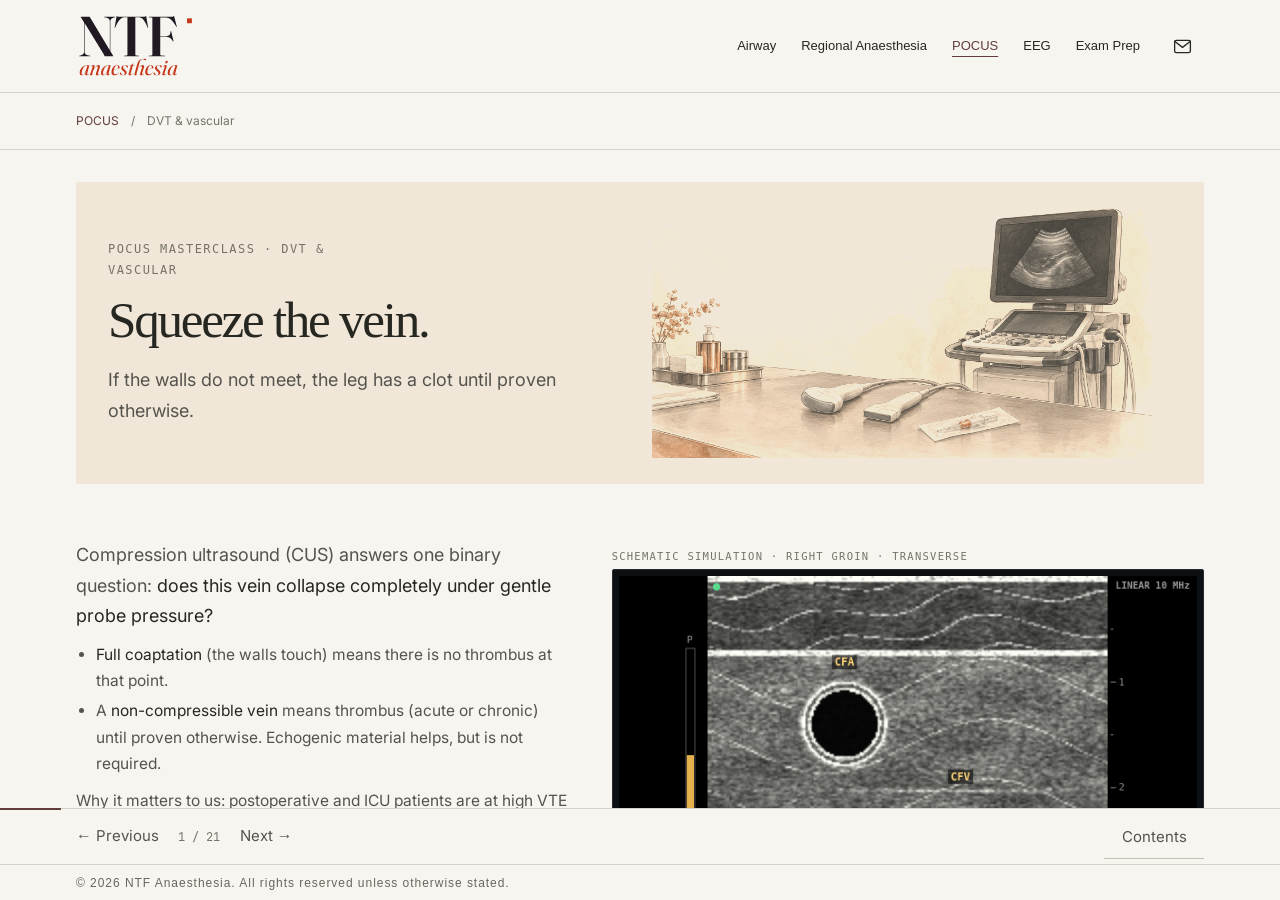
<file: pocus/dvt/index.html>
<!doctype html>
<html lang="en-GB" data-theme="light">
<head>
<meta charset="utf-8">
<meta name="viewport" content="width=device-width, initial-scale=1">
<title>DVT compression ultrasound — NTF Anaesthesia</title>
<meta name="description" content="Masterclass: linear-probe compression ultrasound for proximal DVT. Vein vs artery, 2-point vs 3-point vs whole-leg, landmarks from groin to trifurcation, pitfalls, and where it fits in the shocked or hypoxic perioperative patient. Interactive tutorial with schematic simulations.">
<style>
:root{
  --bg:#F7F2EA; --panel:#FDFAF3; --line:#E0D6C2; --line2:#CFC2A8; --ink:#2A241D; --ink2:#5A4F42; --mute:#8A7E6D; --faint:#B3A795;
  --accent:#A8541F; --accent-soft:rgba(168,84,31,.10); --red:#B85042; --blue:#2A5B8C; --green:#4C7A45; --amber:#B9852A;
  --serif:Georgia,'Iowan Old Style','Times New Roman',serif; --mono:ui-monospace,Menlo,'SF Mono',Consolas,monospace;
  --shadow:0 1px 0 rgba(42,36,29,.04),0 8px 24px -12px rgba(42,36,29,.18);
}
@media (prefers-color-scheme: dark){
  :root:not([data-theme="light"]){
    --bg:#1B1814; --panel:#242019; --line:#3A3329; --line2:#4A4135; --ink:#F1E9DB; --ink2:#CDBFAA; --mute:#9D907C; --faint:#6E6354;
    --accent:#D98A50; --accent-soft:rgba(217,138,80,.13); --red:#DC7B67; --blue:#7FA8DA; --green:#86B07C; --amber:#D9AE5B;
    --shadow:0 1px 0 rgba(0,0,0,.2),0 10px 30px -14px rgba(0,0,0,.6);
  }
}
:root[data-theme="dark"]{
  --bg:#1B1814; --panel:#242019; --line:#3A3329; --line2:#4A4135; --ink:#F1E9DB; --ink2:#CDBFAA; --mute:#9D907C; --faint:#6E6354;
  --accent:#D98A50; --accent-soft:rgba(217,138,80,.13); --red:#DC7B67; --blue:#7FA8DA; --green:#86B07C; --amber:#D9AE5B;
  --shadow:0 1px 0 rgba(0,0,0,.2),0 10px 30px -14px rgba(0,0,0,.6);
}
*{box-sizing:border-box}
html,body{margin:0;height:100%;background:var(--bg);color:var(--ink);font-family:var(--serif);-webkit-font-smoothing:antialiased}
body{overflow:hidden}
a{color:var(--accent)}
button{font:inherit;color:inherit}
.deck{position:fixed;inset:0 0 52px 0}
.slide{position:absolute;inset:0;overflow-y:auto;overflow-x:hidden;opacity:0;visibility:hidden;transform:translateX(24px);transition:opacity .35s ease,transform .35s ease,visibility 0s .35s}
.slide.active{opacity:1;visibility:visible;transform:none;transition:opacity .35s ease,transform .35s ease}
.slide.prev{transform:translateX(-24px)}
.inner{max-width:1360px;margin:0 auto;padding:34px 40px 30px;min-height:100%;display:flex;flex-direction:column}
.two{display:grid;grid-template-columns:minmax(0,5fr) minmax(0,7fr);gap:40px;align-items:start}
.two.even{grid-template-columns:1fr 1fr}
.kicker{font-family:var(--mono);font-size:12.5px;letter-spacing:.14em;text-transform:uppercase;color:var(--accent);margin-bottom:14px}
h1,h2,h3{font-weight:400;margin:0;letter-spacing:-.01em}
h1{font-size:clamp(40px,5.6vw,76px);line-height:1.02}
h2{font-size:clamp(28px,3vw,42px);line-height:1.1;margin-bottom:12px}
h3{font-size:19px;margin-bottom:4px}
.lede{font-size:18px;line-height:1.5;color:var(--ink2);margin:0 0 20px;max-width:60ch}
p{line-height:1.55}
.cap{font-family:var(--mono);font-size:11px;letter-spacing:.14em;text-transform:uppercase;color:var(--mute);margin:0 0 8px}
.rule{height:1px;background:var(--line);margin:18px 0}
.card{background:var(--panel);border:1px solid var(--line);border-radius:10px;padding:16px 18px;box-shadow:var(--shadow)}
.card + .card{margin-top:12px}
.card p{margin:4px 0 0;color:var(--ink2);font-size:15.5px}
.tag{display:inline-block;font-family:var(--mono);font-size:10.5px;letter-spacing:.14em;text-transform:uppercase;padding:3px 8px;border-radius:4px;border:1px solid currentColor}
.tag.avoid{color:var(--red)} .tag.def{color:var(--green)} .tag.deep{color:var(--blue)}
.callout{border-left:3px solid var(--accent);background:var(--accent-soft);padding:12px 16px;border-radius:0 8px 8px 0;font-size:16px;line-height:1.5;margin-top:16px}
.demo{position:sticky;top:0}
.panel{background:var(--panel);border:1px solid var(--line);border-radius:12px;padding:14px;box-shadow:var(--shadow)}
.panel + .panel{margin-top:12px}
canvas{display:block;width:100%;height:auto}
.us{background:#000;border-radius:8px;box-shadow:inset 0 0 0 1px #222}
.scanner{background:#0d1013;border-radius:10px;padding:6px;border:1px solid #23292f}
.side{border-radius:8px;border:1px solid var(--line)}
.ctrls{display:flex;flex-wrap:wrap;gap:10px 18px;align-items:center;margin-top:12px;font-family:var(--mono);font-size:12px;color:var(--ink2)}
.ctrls label{display:flex;align-items:center;gap:8px;white-space:nowrap}
.ctrls output{min-width:52px;color:var(--ink);font-weight:600}
input[type=range]{accent-color:var(--accent);width:150px}
.seg{display:inline-flex;border:1px solid var(--line2);border-radius:8px;overflow:hidden;flex-wrap:wrap}
.seg button{background:transparent;border:0;padding:7px 12px;font-family:var(--mono);font-size:12px;cursor:pointer;color:var(--ink2);border-right:1px solid var(--line2)}
.seg button:last-child{border-right:0}
.seg button[aria-pressed=true]{background:var(--accent);color:#fff}
.btn{background:var(--ink);color:var(--bg);border:0;border-radius:8px;padding:8px 14px;font-family:var(--mono);font-size:12px;cursor:pointer;letter-spacing:.04em}
.btn.ghost{background:transparent;color:var(--ink);border:1px solid var(--line2)}
.btn:hover{filter:brightness(1.1)}
.status{font-family:var(--mono);font-size:12.5px;padding:8px 12px;border-radius:8px;background:var(--bg);border:1px solid var(--line);margin-top:10px;min-height:36px;line-height:1.45}
.status b{color:var(--accent)}
.ok{color:var(--green)!important} .bad{color:var(--red)!important} .warn{color:var(--amber)!important}
table.t{width:100%;border-collapse:collapse;font-size:15.5px}
table.t th{font-family:var(--mono);font-size:11px;letter-spacing:.14em;text-transform:uppercase;color:var(--mute);text-align:left;font-weight:400;padding:8px 10px;border-bottom:1px solid var(--line2)}
table.t td{padding:11px 10px;border-bottom:1px solid var(--line);vertical-align:top;line-height:1.45;color:var(--ink2)}
table.t td:first-child{color:var(--ink);font-size:16.5px;white-space:nowrap}
#r2Table td:first-child{white-space:normal;font-size:15px}
#r2Table td:last-child{white-space:nowrap;font-family:var(--mono);font-size:13px}
table.t tr.pick{cursor:pointer;transition:background .15s}
table.t tr.pick:hover{background:var(--accent-soft)}
table.t tr.pick.on{background:var(--accent-soft);box-shadow:inset 3px 0 0 var(--accent)}
.chip{display:inline-block;padding:3px 9px;margin:2px 4px 2px 0;border:1px solid var(--line2);border-radius:999px;font-size:14px;cursor:pointer;background:var(--panel);color:var(--ink2)}
.chip:hover{border-color:var(--accent)}
.chip.on{background:var(--accent);border-color:var(--accent);color:#fff}
.num{font-family:var(--mono);color:var(--accent);font-size:13px;letter-spacing:.06em}
.plist{list-style:none;padding:0;margin:0;display:grid;gap:8px}
.plist li{display:grid;grid-template-columns:34px 1fr;gap:10px;padding:11px 14px;border:1px solid var(--line);border-radius:10px;background:var(--panel);cursor:pointer;transition:border-color .15s,transform .15s}
.plist li:hover{border-color:var(--line2)}
.plist li.on{border-color:var(--accent);box-shadow:inset 3px 0 0 var(--accent)}
.plist li b{font-weight:400;font-size:16.5px;display:block}
.plist li span{color:var(--ink2);font-size:14.5px;line-height:1.45}
.tabs{display:flex;gap:6px;margin-bottom:10px;flex-wrap:wrap}
.tabs button{background:transparent;border:1px solid var(--line2);border-radius:999px;padding:6px 14px;font-family:var(--mono);font-size:12px;cursor:pointer;color:var(--ink2)}
.tabs button[aria-selected=true]{background:var(--ink);color:var(--bg);border-color:var(--ink)}
.tabpanel[hidden]{display:none}
.grid2{display:grid;grid-template-columns:1fr 1fr;gap:10px}
.grid-us{display:grid;grid-template-columns:1.15fr 1fr;gap:10px;align-items:start}
.mini{font-family:var(--mono);font-size:11px;color:var(--mute);margin-top:6px;line-height:1.4}
.legend{display:flex;gap:14px;flex-wrap:wrap;font-family:var(--mono);font-size:11px;color:var(--mute);margin-top:6px}
.legend i{display:inline-block;width:10px;height:10px;border-radius:2px;margin-right:5px;vertical-align:-1px}
.quote{font-style:italic;color:var(--mute)}
.crit{display:grid;grid-template-columns:auto 1fr auto;gap:6px 12px;font-size:15px;align-items:center}
.crit .ic{width:20px;height:20px;border-radius:50%;display:grid;place-items:center;font-family:var(--mono);font-size:12px;border:1px solid var(--line2);color:var(--mute)}
.crit .ic.ok{border-color:var(--green);background:var(--green);color:#fff!important}
.crit .ic.bad{border-color:var(--red);color:var(--red)}
.crit .val{font-family:var(--mono);font-size:12.5px;color:var(--ink2);text-align:right}
/* divider slides */
.divider .inner{justify-content:center}
.divider h1{font-size:clamp(56px,8vw,112px)}
.big-quote{font-size:clamp(20px,2vw,26px);line-height:1.45;color:var(--ink2);max-width:46ch;font-style:italic;margin-top:30px}
/* bottom bar */
.bar{position:fixed;left:0;right:0;bottom:0;height:52px;border-top:1px solid var(--line);background:var(--panel);display:flex;align-items:center;gap:16px;padding:0 18px;font-family:var(--mono);font-size:12px;color:var(--ink2);z-index:20}
.bar .q{flex:1;min-width:0;white-space:nowrap;overflow:hidden;text-overflow:ellipsis;font-family:var(--serif);font-style:italic;color:var(--mute);font-size:13px}
.bar .prog{position:absolute;left:0;top:-1px;height:2px;background:var(--accent);transition:width .3s}
.bar .pace{position:absolute;left:0;top:-1px;height:2px;width:2px;background:var(--ink);opacity:.5}
.bar button{background:transparent;border:1px solid var(--line2);border-radius:6px;padding:5px 9px;cursor:pointer;font-family:var(--mono);font-size:12px;color:var(--ink2)}
.timer{display:flex;gap:10px;align-items:center}
.timer .el{font-weight:600;color:var(--ink);min-width:44px}
.timer .sl{color:var(--mute)}
.timer .over{color:var(--red)}
#notes{position:fixed;right:16px;bottom:64px;max-width:440px;background:var(--ink);color:var(--bg);border-radius:12px;padding:12px 16px;z-index:18;box-shadow:var(--shadow);font-size:15px;line-height:1.45}
#notes .cap{color:var(--faint)}#notes p{margin:4px 0 0}#notes kbd{background:transparent;color:var(--bg)}
.pov{font-family:var(--mono);font-size:10.5px;letter-spacing:.12em;text-transform:uppercase;color:var(--mute);margin:8px 0 4px}
#overview{position:fixed;inset:0 0 52px 0;background:var(--bg);z-index:15;overflow:auto;padding:30px;display:none}
#overview.show{display:block}
#overview .og{display:grid;grid-template-columns:repeat(auto-fill,minmax(230px,1fr));gap:12px;max-width:1300px;margin:0 auto}
#overview button{text-align:left;background:var(--panel);border:1px solid var(--line);border-radius:10px;padding:14px;cursor:pointer;min-height:96px}
#overview button.cur{border-color:var(--accent)}
#overview .on{font-family:var(--mono);font-size:11px;color:var(--accent);letter-spacing:.12em}
#overview .ot{font-size:16px;margin-top:6px;display:block}
#overview .om{font-family:var(--mono);font-size:11px;color:var(--mute);margin-top:6px;display:block}
.agenda{list-style:none;padding:0;margin:20px 0 0;font-family:var(--mono);font-size:12.5px;color:var(--ink2)}
.agenda li{display:flex;justify-content:space-between;border-bottom:1px dashed var(--line2);padding:6px 0}
.hint{font-family:var(--mono);font-size:11.5px;color:var(--mute);margin-top:18px}
kbd{font-family:var(--mono);font-size:11px;border:1px solid var(--line2);border-bottom-width:2px;border-radius:4px;padding:1px 5px;background:var(--panel)}
.qz{display:grid;gap:12px}
.qz .card h3{font-size:17px;line-height:1.35}
.qz .opts{display:flex;flex-wrap:wrap;gap:6px;margin-top:10px}
.qz .opts button{border:1px solid var(--line2);background:var(--bg);border-radius:8px;padding:7px 12px;cursor:pointer;font-size:14.5px;text-align:left}
.qz .opts button.right{background:var(--green);border-color:var(--green);color:#fff}
.qz .opts button.wrong{background:transparent;border-color:var(--red);color:var(--red);text-decoration:line-through}
.qz .why{font-size:14.5px;color:var(--ink2);margin-top:8px;display:none}
.qz .card.done .why{display:block}
details.src{margin-top:10px;font-family:var(--mono);font-size:12px;color:var(--mute)}
details.src img{max-width:100%;border-radius:8px;margin-top:8px;border:1px solid var(--line);background:#fff}
svg text{font-family:var(--mono)}
.arm-vein{cursor:pointer;transition:stroke-width .15s}
.arm-vein:hover{stroke-width:7}
@media (max-width:1050px){
  .two,.two.even{grid-template-columns:1fr;gap:22px}
  .demo{position:static}
  .inner{padding:22px 16px 28px}
  .grid-us{grid-template-columns:1fr}
  .bar .q{display:none}
}
@media (max-width:560px){ .grid2{grid-template-columns:1fr} table.t td:first-child{white-space:normal} input[type=range]{width:120px} }
@media (prefers-reduced-motion: reduce){ .slide{transition:none} }

/* ===== gastric deck additions ===== */
b.ink{font-weight:400;color:var(--ink)}
.num.big{font-family:var(--serif);font-size:26px;letter-spacing:0;color:var(--accent);line-height:1}
.plist li .tag{margin-left:6px;vertical-align:2px;font-size:9.5px;padding:2px 6px}
.t2 td:first-child{font-family:var(--mono);font-size:12px;letter-spacing:.06em;text-transform:uppercase;color:var(--mute);white-space:nowrap}
.t2 td{font-size:14.5px}
.t2 tr.hl{background:var(--accent-soft)}
.formula{font-family:var(--mono);font-size:14px;background:var(--bg);border:1px solid var(--line2);border-radius:8px;padding:10px 12px;margin:10px 0 4px;color:var(--ink)}
.calc input[type=number]{width:74px;font-family:var(--mono);font-size:13px;padding:5px 7px;border:1px solid var(--line2);border-radius:6px;background:var(--bg);color:var(--ink)}
.status.big{font-size:14px;line-height:1.6}
.status.big .vv{font-size:22px;font-family:var(--serif);color:var(--ink)}
.chips{display:flex;flex-wrap:wrap;gap:6px;margin-top:8px}
.chips span{font-family:var(--mono);font-size:11px;border:1px solid var(--line2);border-radius:999px;padding:3px 9px;color:var(--ink2)}
.chips span.okc{border-color:var(--green);color:var(--green)}
.chips span.badc{border-color:var(--red);color:var(--red)}
.clock{margin-top:10px;font-family:var(--mono);font-size:12px;color:var(--ink2)}
.clock .trk{height:8px;border-radius:4px;background:var(--line);position:relative;overflow:hidden;margin-top:6px}
.clock .trk i{position:absolute;left:0;top:0;bottom:0;background:var(--accent);border-radius:4px}
/* media */
.stage{background:#000;border-radius:8px;overflow:hidden;position:relative;aspect-ratio:4/3;display:flex;align-items:center;justify-content:center;box-shadow:inset 0 0 0 1px #222}
.stage img,.stage video{max-width:100%;max-height:100%;display:block;object-fit:contain}
.stage .zoom{position:absolute;right:8px;top:8px;background:rgba(0,0,0,.55);color:#fff;border:1px solid rgba(255,255,255,.35);border-radius:6px;font-family:var(--mono);font-size:11px;padding:4px 8px;cursor:pointer}
.stage .badge{position:absolute;left:8px;top:8px;background:rgba(0,0,0,.6);color:#ffd678;font-family:var(--mono);font-size:10.5px;letter-spacing:.1em;text-transform:uppercase;padding:3px 7px;border-radius:4px}
.mcap{font-size:14.5px;line-height:1.45;color:var(--ink2);margin-top:8px;min-height:42px}
.mcap .id{font-family:var(--mono);font-size:11px;color:var(--mute);margin-right:6px}
.thumbs{display:flex;gap:8px;margin-top:8px;flex-wrap:wrap}
.thumbs button{padding:0;border:2px solid transparent;border-radius:7px;overflow:hidden;width:92px;height:69px;background:#000;cursor:pointer;position:relative;flex:none}
.thumbs button.on{border-color:var(--accent)}
.thumbs img{width:100%;height:100%;object-fit:cover;display:block}
.thumbs .k{position:absolute;left:0;right:0;bottom:0;font-family:var(--mono);font-size:9.5px;color:#fff;background:linear-gradient(transparent,rgba(0,0,0,.75));padding:8px 4px 2px;text-align:left;letter-spacing:.04em}
.thumbs .pl{position:absolute;right:4px;top:3px;color:#fff;font-size:11px;text-shadow:0 0 4px #000}
/* cases */
.facts{display:grid;grid-template-columns:max-content 1fr;gap:4px 14px;font-size:15px;margin:10px 0 4px}
.facts dt{font-family:var(--mono);font-size:11px;letter-spacing:.12em;text-transform:uppercase;color:var(--mute);padding-top:3px}
.facts dd{margin:0;color:var(--ink2)}
.steps{list-style:none;padding:0;margin:14px 0 0;display:grid;gap:8px}
.steps li{border:1px solid var(--line);border-radius:10px;background:var(--panel);padding:10px 14px}
.steps .sh{display:flex;align-items:center;gap:10px;cursor:pointer}
.steps .sl{font-family:var(--serif);font-size:22px;color:var(--accent);width:22px;text-align:center}
.steps .sq{flex:1;font-size:15.5px}
.steps .sq small{display:block;font-family:var(--mono);font-size:10.5px;letter-spacing:.12em;text-transform:uppercase;color:var(--mute)}
.steps .sb{font-family:var(--mono);font-size:11px;border:1px solid var(--line2);border-radius:999px;padding:3px 10px;color:var(--ink2);background:transparent}
.steps .sa{display:none;margin-top:8px;padding-top:8px;border-top:1px dashed var(--line2);font-size:15px;line-height:1.5;color:var(--ink2)}
.steps li.shown{border-color:var(--accent);box-shadow:inset 3px 0 0 var(--accent)}
.steps li.shown .sa{display:block}
.steps li.shown .sb{display:none}
.pearl{margin-top:12px;font-style:italic;font-size:17px;color:var(--ink);border-left:3px solid var(--accent);padding:6px 0 6px 14px;display:none}
.pearl.shown{display:block}
.caseGrid{display:grid;grid-template-columns:repeat(2,1fr);gap:10px}
.caseGrid button{display:grid;grid-template-columns:84px 1fr;gap:10px;align-items:center;text-align:left;border:1px solid var(--line);border-radius:10px;background:var(--panel);padding:8px;cursor:pointer;box-shadow:var(--shadow)}
.caseGrid button:hover{border-color:var(--accent)}
.caseGrid img{width:84px;height:63px;object-fit:cover;border-radius:6px;background:#000;display:block}
.caseGrid b{font-weight:400;font-size:15px;display:block;line-height:1.25}
.caseGrid span{font-family:var(--mono);font-size:10.5px;color:var(--accent);letter-spacing:.1em}
/* library */
.lib{display:grid;grid-template-columns:repeat(auto-fill,minmax(178px,1fr));gap:12px;margin-top:12px}
.lib button{border:1px solid var(--line);border-radius:10px;background:var(--panel);padding:0;overflow:hidden;cursor:pointer;text-align:left;box-shadow:var(--shadow)}
.lib button:hover{border-color:var(--accent)}
.lib .ph{aspect-ratio:4/3;background:#000;position:relative}
.lib .ph img{width:100%;height:100%;object-fit:cover;display:block}
.lib .ph .pl{position:absolute;right:6px;top:4px;color:#fff;font-size:12px;text-shadow:0 0 4px #000}
.lib .tx{padding:7px 9px 9px;font-size:13px;line-height:1.35;color:var(--ink2)}
.lib .tx b{display:block;font-family:var(--mono);font-size:10.5px;font-weight:400;color:var(--accent);letter-spacing:.08em;margin-bottom:2px}
#lb{position:fixed;inset:0;background:rgba(10,8,6,.88);z-index:40;display:flex;align-items:center;justify-content:center;padding:20px}
#lb[hidden]{display:none}
.lbIn{width:min(1100px,100%);max-height:100%;display:flex;flex-direction:column;gap:10px;position:relative}
.lbStage{background:#000;border-radius:10px;display:flex;align-items:center;justify-content:center;min-height:200px;max-height:calc(100vh - 150px);overflow:hidden}
.lbStage img,.lbStage video{max-width:100%;max-height:calc(100vh - 150px);display:block;object-fit:contain}
.lbBar{display:flex;gap:12px;align-items:center}
.lbBar button,.lbX{background:rgba(255,255,255,.1);color:#fff;border:1px solid rgba(255,255,255,.3);border-radius:8px;padding:8px 14px;font-family:var(--mono);cursor:pointer}
.lbX{position:absolute;right:0;top:-46px}
.lbCap{flex:1;color:#eee;font-size:15px;line-height:1.45}
.lbCap .id{font-family:var(--mono);font-size:11px;color:#bbb;margin-right:8px}
/* flowchart */
.flow svg{width:100%;height:auto;display:block}
.flow .bx{fill:var(--panel);stroke:var(--line2)}
.flow .bx.lo{stroke:var(--green);fill:color-mix(in srgb,var(--green) 10%,var(--panel))}
.flow .bx.hi{stroke:var(--red);fill:color-mix(in srgb,var(--red) 9%,var(--panel))}
.flow .bx.md{stroke:var(--blue);fill:color-mix(in srgb,var(--blue) 9%,var(--panel))}
.flow .bx.q{stroke:var(--accent);fill:var(--accent-soft)}
.flow text{font-family:var(--mono);font-size:12px;fill:var(--ink)}
.flow text.s{font-size:10.5px;fill:var(--ink2)}
.flow text.h{font-family:var(--serif);font-size:15px}
.flow path{stroke:var(--line2);fill:none;stroke-width:1.4}
.flow .ah{fill:var(--line2);stroke:none}
.refs{font-family:var(--serif);font-size:13.5px;color:var(--ink2);padding-left:18px;line-height:1.45}
.refs li{margin-bottom:4px;overflow-wrap:anywhere}
.stage.sm{aspect-ratio:4/3}
@media (max-width:1050px){ .caseGrid{grid-template-columns:1fr} .thumbs button{width:76px;height:57px} }
.card p.mini{font-size:11.5px;color:var(--mute);line-height:1.45}
[hidden]{display:none!important}
table.qt{font-size:12px}
table.qt th,table.qt td{padding:4px 5px;font-family:var(--mono);font-size:11.5px;text-align:right}
table.qt td:first-child{font-size:11.5px;color:var(--mute)}
@media (max-width:1050px){ .two,.two.even{grid-template-columns:minmax(0,1fr)} .grid-us{grid-template-columns:minmax(0,1fr)} }
@media (max-width:560px){
  .grid2{grid-template-columns:minmax(0,1fr)}
  .bar{gap:8px;padding:0 8px} .timer .sl,#tmR,#ntB,#ovB{display:none}
  .ctrls label{white-space:normal;flex-wrap:wrap} input[type=range]{width:110px}
  table.t td:first-child,.t2 td:first-child{white-space:normal}
  .facts{grid-template-columns:1fr} .facts dt{padding-top:6px}
  .lib{grid-template-columns:repeat(2,minmax(0,1fr))}
  .tabs{gap:4px} .tabs button{padding:5px 10px}
}
.jump{margin-top:16px;max-width:540px}
#jumpChips{display:flex;flex-wrap:wrap;gap:4px;margin-top:8px}
.jump .chip{font-family:var(--mono);font-size:11px;padding:3px 8px;margin:0}

/* ===== DVT deck additions ===== */
.us{width:100%;height:auto;aspect-ratio:640/420}
.lst{margin:6px 0 0;padding-left:20px;color:var(--ink2);font-size:15.5px;line-height:1.5}
.lst li{margin-bottom:4px}
.lst.tight li{margin-bottom:2px}
.gauge{display:inline-flex;gap:3px;align-items:center;font-family:var(--mono);font-size:11px}
.gauge i{display:inline-block;width:16px;height:8px;border-radius:2px;background:var(--line)}
.gauge i.on1{background:var(--green)}.gauge i.on2{background:var(--amber)}.gauge i.on3{background:var(--red)}
.btn[aria-pressed=true]{background:var(--accent);color:#fff;border-color:var(--accent)}
.btn:focus-visible,.seg button:focus-visible,.chip:focus-visible,.qz .opts button:focus-visible,.steps .sb:focus-visible,.legmap [role=button]:focus-visible{outline:2px solid var(--accent);outline-offset:2px}
.legmap svg{width:100%;height:auto;display:block;max-height:560px}
.legmap .outline{fill:var(--panel);stroke:var(--line2);stroke-width:1.4}
.legmap .seg-v{fill:none;stroke-width:5;stroke-linecap:round;stroke:var(--blue);transition:stroke .2s,opacity .2s}
.legmap .seg-v.cov{stroke:var(--green);filter:drop-shadow(0 0 3px color-mix(in srgb,var(--green) 70%,transparent))}
.legmap .seg-v.unc{stroke:var(--faint);opacity:.7}
.legmap .gsv{fill:none;stroke:var(--mute);stroke-width:2;stroke-dasharray:1 0;opacity:.7}
.legmap .ili{fill:none;stroke:var(--mute);stroke-width:4;stroke-dasharray:4 4}
.legmap .lig{stroke:var(--ink2);stroke-width:1;stroke-dasharray:3 3;fill:none}
.legmap text{font-family:var(--mono);font-size:9px;fill:var(--ink2)}
.legmap text.sm{font-size:8px;fill:var(--mute)}
.legmap .pp{fill:var(--panel);stroke:var(--accent);stroke-width:2;cursor:pointer}
.legmap [role=button]:hover .pp,.legmap .pp.on{fill:var(--accent)}
.legmap .probe{fill:var(--ink);opacity:.85;transition:transform .45s ease}
.legmap .clot{fill:var(--red);stroke:#fff;stroke-width:1}
.legmap .art{fill:none;stroke:var(--red);stroke-width:2;opacity:.45}
.leggrid{display:grid;grid-template-columns:minmax(0,.8fr) minmax(0,1.2fr);gap:14px;align-items:start}
.tally{width:100%;border-collapse:collapse;font-family:var(--mono);font-size:12px;margin-top:8px}
.tally th,.tally td{padding:4px 6px;border-bottom:1px solid var(--line);text-align:left}
.tally th{font-weight:400;color:var(--mute);font-family:"NTF Sans",Inter,Arial,sans-serif;vertical-align:bottom}
.cov-t td,.cov-t th{text-align:center}
.cov-t td:first-child,.cov-t th:first-child{text-align:left}
.cov-t .y{color:var(--green);font-weight:600}.cov-t .n{color:var(--faint)}
.dop{width:100%;height:auto;aspect-ratio:640/96;background:#000;border-radius:6px;margin-top:8px;display:block}
.cardnav{display:flex;align-items:center;gap:8px;flex-wrap:wrap;margin-bottom:10px}
.dots{display:flex;gap:5px}
.dots button{width:26px;height:26px;border-radius:50%;border:1px solid var(--line2);background:var(--panel);font-family:var(--mono);font-size:11px;cursor:pointer;color:var(--ink2);padding:0}
.dots button.cur{border-color:var(--accent);color:var(--accent);font-weight:600}
.dots button.ok{background:var(--green);border-color:var(--green);color:#fff}
.dots button.bad{background:var(--red);border-color:var(--red);color:#fff}
.ans{display:flex;gap:6px;flex-wrap:wrap;margin-top:10px}
.ans button{border:1px solid var(--line2);background:var(--bg);border-radius:8px;padding:7px 12px;cursor:pointer;font-size:14.5px}
.ans button.right{background:var(--green);border-color:var(--green);color:#fff}
.ans button.wrong{border-color:var(--red);color:var(--red);text-decoration:line-through}
.ans button:disabled{cursor:default}
.reveal{margin-top:10px;font-size:15px;line-height:1.5;color:var(--ink2);border-left:3px solid var(--accent);padding:4px 0 4px 12px}
.ctx{font-size:16px;line-height:1.5;color:var(--ink);margin:0 0 8px}
.heart svg{width:100%;height:auto;display:block}
.heart .fan{fill:#1d2024}
.heart .myo{fill:#8d8d8d;opacity:.85}
.heart .cav{fill:#030303}
.heart text{fill:#ffd678;font-size:11px}
.heart .wm{fill:#ffd678;font-size:9px;opacity:.75;letter-spacing:.08em}
.casepanel .tabs{margin-bottom:8px}
.split{display:grid;grid-template-columns:1fr 1fr;gap:8px}
.report{font-family:var(--mono);font-size:12.5px}
.report{table-layout:fixed}
.report td{padding:5px 6px!important;white-space:normal!important;overflow-wrap:anywhere}
.steps-flow{list-style:none;margin:10px 0 0;padding:0;display:grid;gap:8px}
.steps-flow li{border:1px solid var(--line);border-radius:10px;background:var(--panel);padding:10px 14px;font-size:15px;line-height:1.45;color:var(--ink2)}
.steps-flow li b{color:var(--ink);font-weight:400}
.steps-flow li.hi{border-color:var(--accent);box-shadow:inset 3px 0 0 var(--accent)}
.sibs{display:flex;flex-wrap:wrap;gap:6px;margin-top:10px}
.sibs a{font-family:var(--mono);font-size:11.5px;border:1px solid var(--line2);border-radius:999px;padding:4px 10px;text-decoration:none;color:var(--ink2)}
.sibs a:hover{border-color:var(--accent);color:var(--accent)}
@media (max-width:1050px){ .leggrid{grid-template-columns:minmax(0,1fr)} .legmap svg{max-height:420px} }
@media (max-width:560px){ .split{grid-template-columns:minmax(0,1fr)} .seg button{padding:6px 9px} .cov-t{font-size:12px} .cov-t td,.cov-t th{padding:6px 4px} }
</style>
<link rel="icon" href="../ana-ntf-monogram.svg" type="image/svg+xml"><meta name="robots" content="noindex,nofollow"><link rel="stylesheet" href="../assets/navigation.css?v=20261008"><link rel="stylesheet" href="../assets/site-shell.css?v=20261008"><link rel="stylesheet" href="../assets/pocus-course.css?v=20261019-nopicker"><link rel="stylesheet" href="../assets/header-nav.css?v=20261008"><script defer src="../assets/navigation.js?v=20261008"></script><script defer src="../assets/pocus-course.js?v=20261019-flat"></script><script defer src="../shared/series.js?v=20261019-norv"></script><link rel="stylesheet" href="../assets/panoramic-banners.css?v=20261008-wide"><link rel="stylesheet" href="../assets/banner-framing.css?v=20261008"><link rel="stylesheet" href="../shared/series.css?v=20261030-plan"></head>
<body class="pocus-course"><header class="ntf-header"><div class="ntf-header-inner"><a class="ntf-logo" href="https://anantf.com/" aria-label="NTF Anaesthesia home"><img src="../ana-ntf-logo.svg?v=clean" alt="NTF Anaesthesia" width="229" height="120"></a><button class="ntf-mobile-toggle" type="button" aria-expanded="false" aria-controls="ntf-main-nav">Menu <svg viewBox="0 0 20 20" width="18" height="18" fill="none" stroke="currentColor" aria-hidden="true"><path d="M3 6h14M3 10h14M3 14h14"/></svg></button><nav class="ntf-nav" id="ntf-main-nav" aria-label="Main navigation"><a href="https://airway.anantf.com/airway.html">Airway</a><a href="https://regional.anantf.com/">Regional Anaesthesia</a><a href="../" aria-current="page">POCUS</a><a href="https://anantf.com/eeg/">EEG</a><a href="https://exams.anantf.com/">Exam Prep</a></nav><a class="ntf-contact" href="mailto:contact@anantf.com" aria-label="Email NTF Anaesthesia" title="Email NTF Anaesthesia"><svg viewBox="0 0 24 24" width="21" height="21" fill="none" stroke="currentColor" stroke-width="1.5" stroke-linecap="round" stroke-linejoin="round" aria-hidden="true"><rect x="3" y="5" width="18" height="14" rx="2"/><path d="m3 6 9 7 9-7"/></svg></a></div></header>
<nav class="course-toolbar" aria-label="Tutorial navigation"><div class="course-toolbar-inner"><div class="course-breadcrumb"><a href="../">POCUS</a><span aria-hidden="true">/</span><span>DVT &amp; vascular</span></div><label class="course-section-picker"><span class="course-sr-only">Tutorial section</span><select id="course-section" aria-label="Tutorial section"></select></label></div></nav><main class="deck" id="deck" tabindex="-1">


<!-- ============ 1 TITLE ============ -->
<section class="slide course-intro" data-min="1" data-title="Start here" data-prompt="Ask: who has scanned a leg for DVT? Who has been told 'formal scan tomorrow' for a patient who was hypoxic tonight? Today's aim: everyone leaves able to do a reliable 2-point scan and knows exactly what it does not cover.">
  <div class="inner two course-start-grid"><section class="course-hero wide-illustration-banner ntf-illustrated-banner" aria-label="Tutorial introduction"><div><p class="course-eyebrow">POCUS masterclass · DVT &amp; vascular</p><h1>Squeeze the vein.</h1><p class="course-hero-lead">If the walls do not meet, the leg has a clot until proven otherwise.</p></div><figure><img src="../assets/ether-pocus-equipment.webp" width="1774" height="887" alt="" aria-hidden="true"></figure></section>
    <div>
      <p class="lede" style="margin-bottom:10px">Compression ultrasound (CUS) answers one binary question: <b class="ink">does this vein collapse completely under gentle probe pressure?</b></p>
      <ul class="lst">
        <li><b class="ink">Full coaptation</b> (the walls touch) means there is no thrombus at that point.</li>
        <li>A <b class="ink">non-compressible vein</b> means thrombus (acute or chronic) until proven otherwise. Echogenic material helps, but is not required.</li>
      </ul>
      <p style="color:var(--ink2);font-size:15.5px;margin:10px 0 0">Why it matters to us: postoperative and ICU patients are at high VTE risk. In the hypotensive or hypoxic patient, a non-compressible proximal vein plus a dilated RV changes the working diagnosis in minutes, at the bedside.</p>
      <p class="course-eyebrow" style="margin-top:16px">In this tutorial</p><ul class="agenda" style="max-width:460px">
        <li><span>01–02 · Framework · set-up</span></li>
        <li><span>Part I · Vein vs artery · landmarks · protocols</span></li>
        <li><span>Part II · Evidence · pitfalls · ICU and PE</span></li>
        <li><span>Part III · Three patients</span></li>
        <li><span>Quiz · references · close</span></li>
      </ul>
      <div class="jump"><button class="btn" id="jumpCases">Jump to the cases →</button><span id="jumpChips"></span></div>
      <p class="mini" style="margin-top:10px"><b>All images on this page are schematics and simulations, not real scans.</b></p>
      <nav class="sibs" aria-label="Other POCUS stations"><a href="../cardiac/">Cardiac</a><a href="../lung/">Lung</a><a href="../shock/">Shock (RUSH)</a><a href="../efast/">eFAST</a><a href="../gastric/">Gastric</a><a href="../vascular-access/">Vascular access</a></nav>
    </div>
    <div>
      <div class="pov">Schematic simulation · right groin · transverse</div>
      <div class="scanner"><canvas id="heroUS" class="us" width="640" height="420" role="img" aria-label="Schematic sonogram of the right common femoral artery and vein, the vein repeatedly compressing to a line under probe pressure"></canvas></div>
      <div class="status" id="heroStat" aria-live="off"></div>
      <div class="mini">Linear probe across the right groin, marker to the patient's right. The artery (CFA) is round and pulsatile; the vein (CFV) is medial and closes completely with gentle pressure.</div>
    </div>
  </div>
</section>

<!-- ============ 2 I-AIM ============ -->
<section class="slide" data-min="1" data-title="DVT examination and reporting" data-prompt="Ask: what is the difference between 'no DVT' and 'proximal veins compressible at the CFV and popliteal'? Make the room phrase a result properly.">
  <div class="inner two">
    <div>
      <div class="kicker">01 · Framework</div>
      <h2>Choose the examination and report its coverage.</h2>
      <p class="lede">Start with pre-test probability. Choose a defined compression examination and plan the next step if it is limited or negative.</p>
      <ul class="plist">
        <li><span class="num big">1</span><div><b>Indication</b><span>What is the clinical question? Swollen leg? Unexplained hypoxia or shock with RV dilatation? A local protocol for high-risk delayed hip-fracture surgery? (Routine screening of asymptomatic patients is not recommended by CHEST, and sensitivity is lower without symptoms.) Would the answer change management? If not, do not scan.</span></div></li>
        <li><span class="num big">2</span><div><b>Acquisition</b><span>Linear probe, correct position, transverse views, compress at every landmark (and every 1–2 cm between landmarks if doing a continuous scan).</span></div></li>
        <li><span class="num big">3</span><div><b>Interpretation</b><span>Compressible, non-compressible or inconclusive at each segment. Report the segment, not just "DVT yes/no".</span></div></li>
        <li><span class="num big">4</span><div><b>Medical decision-making</b><span>Combine with pre-test probability (Wells), D-dimer and the rest of the POCUS picture (RV, lungs). Treat, rescan in about 1 week, or refer for formal whole-leg duplex. Wells is validated in outpatients only: in inpatients and post-op/ICU patients use clinical gestalt, and a negative limited scan with ongoing suspicion needs an extended or whole-leg scan, or a repeat.</span></div></li>
      </ul>
    </div>
    <div class="demo">
      <div class="panel">
        <div class="cap">Report the segment · example</div>
        <table class="t report"><thead><tr><th>Segment</th><th>Right</th><th>Left</th></tr></thead><tbody>
          <tr><td>CFV at inguinal ligament</td><td class="ok">Compressible</td><td class="ok">Compressible</td></tr>
          <tr><td>SFJ</td><td class="ok">Compressible</td><td class="ok">Compressible</td></tr>
          <tr><td>CFV bifurcation</td><td class="ok">Compressible</td><td class="ok">Compressible</td></tr>
          <tr><td>FV mid-thigh</td><td>Not scanned</td><td>Not scanned</td></tr>
          <tr><td>Popliteal to trifurcation</td><td class="ok">Compressible</td><td class="warn">Inconclusive (positioning)</td></tr>
          <tr><td>Calf veins</td><td>Not scanned</td><td>Not scanned</td></tr>
        </tbody></table>
        <div class="callout">A negative limited scan is <b>not</b> the same as "no DVT". Say what you covered.</div>
      </div>
    </div>
  </div>
</section>

<!-- ============ 3 SET-UP ============ -->
<section class="slide" data-min="1.5" data-title="Set-up" data-prompt="Ask: why do we tilt the patient head-up? (Distends the leg veins, makes them easier to find and to see collapse.) What do you do in the ventilated ICU patient who cannot be tilted? (Scan anyway; a well-filled patient usually has adequate veins.)">
  <div class="inner two">
    <div>
      <div class="kicker">02 · Acquisition</div>
      <h2>Set up for success before you touch the leg.</h2>
      <div class="card"><div class="cap">Probe</div><p>High-frequency linear (roughly 5–12 MHz). Start depth about 4 cm; increase as needed. In obese or oedematous thighs, switch to a curvilinear (2–5 MHz) probe for the femoral vein, accepting lower resolution.</p></div>
      <div class="card"><div class="cap">Preset</div><p>Venous or vascular preset if available. Set the gain so the normal lumen is black.</p></div>
      <div class="card"><div class="cap">Orientation</div><p>Transverse (short-axis) for compression. Probe marker to the patient's right, as for other transverse views. Posterior views (popliteal fossa, calf) keep the same rule, so on the right leg lateral is on screen left and medial on screen right; on the left leg this flips. Longitudinal views are for Doppler and for following a thrombus tail, not for compression.</p></div>
      <div class="card"><div class="cap">Operator</div><p>Screen in line with your eye and the leg. The non-scanning hand can provide counter-pressure behind the thigh at the adductor canal.</p></div>
    </div>
    <div class="demo">
      <div class="panel">
        <div class="cap">Patient position</div>
        <div class="crit">
          <span class="ic ok">1</span><span><b class="ink">Groin and thigh:</b> supine, head up / reverse Trendelenburg if haemodynamics allow, to distend the leg veins</span><span class="val">fills veins</span>
          <span class="ic ok">2</span><span>Hip externally rotated, knee slightly flexed ("frog-leg")</span><span class="val">opens the thigh</span>
          <span class="ic ok">3</span><span><b class="ink">Popliteal fossa:</b> knee flexed about 20–30°, leg externally rotated; or lateral decubitus; or prone with the ankle on a pillow</span><span class="val">knee bent</span>
          <span class="ic bad">✕</span><span>Avoid a fully extended or hyperextended knee: the popliteal vein flattens and is easily missed. Flex the knee 20–30°</span><span class="val">pitfall</span>
        </div>
        <svg viewBox="0 0 520 170" style="width:100%;height:auto;margin-top:14px" role="img" aria-label="Schematic: patient supine and tilted head-up with the hip externally rotated and knee slightly flexed">
          <rect x="0" y="0" width="520" height="170" rx="8" fill="var(--bg)" stroke="var(--line)"/>
          <path d="M40 120 L470 70" stroke="var(--line2)" stroke-width="6" stroke-linecap="round"/>
          <circle cx="440" cy="52" r="18" fill="var(--panel)" stroke="var(--ink2)" stroke-width="1.5"/>
          <path d="M420 66 L290 84 Q270 86 262 92" fill="none" stroke="var(--ink2)" stroke-width="14" stroke-linecap="round" opacity=".5"/>
          <path d="M262 92 L170 70 L80 108" fill="none" stroke="var(--ink2)" stroke-width="12" stroke-linecap="round" stroke-linejoin="round" opacity=".5"/>
          <circle cx="225" cy="83" r="9" fill="var(--accent)"/>
          <text x="196" y="132" font-size="12" fill="var(--ink2)">probe at groin</text>
          <text x="140" y="56" font-size="12" fill="var(--ink2)">knee slightly flexed</text>
          <text x="330" y="40" font-size="12" fill="var(--ink2)">head up</text>
          <path d="M470 100 L470 130 L440 130" fill="none" stroke="var(--accent)" stroke-width="1.5"/>
          <text x="20" y="160" font-size="11" fill="var(--mute)">Schematic · reverse Trendelenburg distends the leg veins</text>
        </svg>
      </div>
    </div>
  </div>
</section>

<!-- ============ PART I ============ -->
<section class="slide divider" data-min="0.5" data-title="Part I · Acquisition" data-prompt="Part I: find the artery, find its vein, squeeze. Then the landmarks, then the protocols.">
  <div class="inner two" style="align-items:center;flex:1">
    <div>
      <div class="kicker">Part I · Acquisition</div>
      <h1>Find the pair.</h1>
      <p class="big-quote" style="font-style:normal">At every level, identify the artery first, then its companion vein. Then squeeze until the walls meet, or the artery starts to give.</p>
      <p class="cap" style="margin-top:22px;line-height:2">Linear probe · Transverse · Compress · Move 1–2 cm · Repeat</p>
    </div>
    <div><div class="panel"><div class="split">
      <div><div class="pov">No compression</div><div class="scanner"><canvas id="p1A" class="us" width="640" height="420" role="img" aria-label="Schematic: femoral artery and vein, no compression"></canvas></div></div>
      <div><div class="pov">Compression</div><div class="scanner"><canvas id="p1B" class="us" width="640" height="420" role="img" aria-label="Schematic: femoral vein fully compressed to a line, artery still round"></canvas></div></div>
    </div><div class="mini">The documentation image: split screen, without and with compression, at each level. Schematic simulation.</div></div></div>
  </div>
</section>

<!-- ============ 4 SIM 1 ============ -->
<section class="slide" data-min="3" data-title="Vein or artery? Squeeze it" data-prompt="Start in Normal at 0%. Ask a learner to push until the vein closes. Then switch to Acute thrombus and ask: the lumen is black, is it patent? Push to 70%: the artery deforms, the vein does not. That is a positive scan. Finally show the lymph node and ask how you would tell it from a thrombosed vein (hilum, shape, not tubular, no companion artery).">
  <div class="inner two">
    <div>
      <div class="kicker">03 · Vein or artery?</div>
      <h2>Five tells. Then squeeze.</h2>
      <table class="t t2">
        <thead><tr><th>Feature</th><th>Vein</th><th>Artery</th></tr></thead>
        <tbody>
          <tr><td>Compress</td><td>Collapses fully with gentle pressure</td><td>Deforms only with much firmer pressure</td></tr>
          <tr><td>Wall</td><td>Thin, barely visible</td><td>Thick, bright, three-layered</td></tr>
          <tr><td>Shape</td><td>Oval, larger, changes with respiration or Valsalva</td><td>Round, constant</td></tr>
          <tr><td>Pulse</td><td>Non-pulsatile (may transmit adjacent pulsation)</td><td>Pulsatile, expands with systole</td></tr>
          <tr><td>Doppler</td><td>Low-velocity, phasic with respiration; augments with calf squeeze</td><td>Pulsatile, high-velocity; triphasic in a normal limb at rest</td></tr>
          <tr><td>ICU caveat</td><td colspan="2">Pulsatile CFV flow suggests raised right-sided pressure or TR: do not mistake the vein for the artery, compress it. Compare CFV Doppler with the other side: unilateral loss of phasicity suggests proximal (iliac/IVC) obstruction; bilateral loss may be central or due to positive-pressure ventilation.</td></tr>
        </tbody>
      </table>
      <p style="font-size:15.5px;color:var(--ink2)"><b class="ink">Groin, medial to lateral:</b> vein, artery, nerve (NAVEL from lateral: Nerve, Artery, Vein, Empty space, Lymphatics). The CFV lies <b class="ink">medial</b> to the CFA. <b class="ink">Popliteal fossa</b>, scanned from behind: the vein is <b class="ink">superficial</b> to the artery.</p>
      <div class="callout">The artery should start to deform before you call a vein non-compressible. If the artery has not budged, you have not pushed hard enough.</div>
    </div>
    <div class="demo">
      <div class="panel">
        <div class="pov" id="s1Pov">Schematic simulation · right groin · CFV level</div>
        <div class="scanner"><canvas id="s1US" class="us" width="640" height="420" role="img" aria-label="Schematic sonogram simulation: artery and vein in transverse section, responding to probe pressure"></canvas></div>
        <div class="ctrls">
          <label>Probe pressure <input type="range" id="s1P" min="0" max="100" value="0" step="1" aria-describedby="s1Stat"><output id="s1Po"></output></label>
          <span class="gauge" id="s1G" aria-hidden="true"><i></i><i></i><i></i><span id="s1Gt"></span></span>
        </div>
        <div class="ctrls">
          <span>Vein</span><div class="seg" id="s1State" role="group" aria-label="Vein state"><button data-v="normal" aria-pressed="true">Normal</button><button data-v="acute" aria-pressed="false">Acute thrombus</button><button data-v="subacute" aria-pressed="false">Subacute</button><button data-v="chronic" aria-pressed="false">Chronic</button></div>
        </div>
        <div class="ctrls">
          <span>Scene</span><div class="seg" id="s1Scene" role="group" aria-label="Scene"><button data-v="groin" aria-pressed="true">Groin</button><button data-v="pop" aria-pressed="false">Popliteal fossa</button><button data-v="node" aria-pressed="false">Groin + lymph node</button></div>
        </div>
        <div class="ctrls">
          <button class="btn ghost" id="s1Col" aria-pressed="false">Colour Doppler</button>
          <button class="btn ghost" id="s1Sq">Calf squeeze</button>
          <button class="btn ghost" id="s1Va">Valsalva</button>
          <button class="btn ghost" id="s1Lb" aria-pressed="true">Labels</button>
        </div>
        <div class="status" id="s1Stat" aria-live="polite"></div>
        <div class="mini" id="s1Tip">Schematic simulation, not a real scan. Thresholds are simplified for teaching.</div>
      </div>
    </div>
  </div>
</section>

<!-- ============ 5 LANDMARKS ============ -->
<section class="slide" data-min="2" data-title="Groin to knee: five places to squeeze" data-prompt="Point to each level on the leg map. Ask: why does the word 'superficial' in front of 'femoral vein' matter? (Clots in it are proximal DVT and need anticoagulation.)">
  <div class="inner two">
    <div>
      <div class="kicker">04 · Landmarks</div>
      <h2>Groin to knee: the five places to squeeze.</h2>
      <p class="lede" style="margin-bottom:10px">Follow the vein from the inguinal ligament downwards, compressing at each level. Tap a level to see it.</p>
      <ul class="plist" id="lmList">
        <li data-k="groin" class="on" tabindex="0" role="button" aria-pressed="true"><span class="num big">1</span><div><b>Common femoral vein (CFV)</b><span>Just below the inguinal ligament, medial to the CFA.</span></div></li>
        <li data-k="sfj" tabindex="0" role="button" aria-pressed="false"><span class="num big">2</span><div><b>Saphenofemoral junction (SFJ)</b><span>The great saphenous vein (GSV) joins the CFV anteromedially: the "Mickey Mouse" sign (the CFV is the face; the CFA and GSV are the ears). ESVS 2021 advises therapeutic anticoagulation for about 3 months, as for DVT, when GSV thrombus is within 3 cm of the SFJ; refer for formal duplex.</span></div></li>
        <li data-k="bif" tabindex="0" role="button" aria-pressed="false"><span class="num big">3</span><div><b>CFV bifurcation</b><span>A few centimetres below: the femoral vein (FV) and the deep femoral (profunda) vein, which dives posterolaterally. Compress just above and just below.</span></div></li>
        <li data-k="fvmid" tabindex="0" role="button" aria-pressed="false"><span class="num big">4</span><div><b>Femoral vein, mid-thigh to adductor canal</b><span>Deep to the femoral artery under sartorius. In the adductor (Hunter's) canal it is deep and hard to compress: use counter-pressure behind the thigh, or a curvilinear probe.</span></div></li>
        <li data-k="pvup" tabindex="0" role="button" aria-pressed="false"><span class="num big">5</span><div><b>Popliteal vein (PV)</b><span>Superficial to the artery, from the top of the fossa down to the trifurcation (anterior tibial vein and tibioperoneal trunk; the trunk receives the posterior tibial and peroneal veins).</span></div></li>
      </ul>
      <div class="callout">Say <b>femoral vein</b>, not "superficial femoral vein". It is a deep vein, and the old name has led clinicians to withhold anticoagulation.</div>
    </div>
    <div class="demo">
      <div class="panel">
        <div class="pov" id="lmPov">Schematic simulation</div>
        <div class="scanner"><canvas id="lmUS" class="us" width="640" height="420" role="img" aria-label="Schematic transverse sonogram at the selected landmark"></canvas></div>
        <div class="ctrls"><label>Probe pressure <input type="range" id="lmP" min="0" max="100" value="0" step="1"><output id="lmPo"></output></label></div>
        <div class="status" id="lmStat" aria-live="polite"></div>
      </div>
    </div>
  </div>
</section>

<!-- ============ 6 PROTOCOLS ============ -->
<section class="slide" data-min="2.5" data-title="2-point, 3-point, whole-leg" data-prompt="Ask: you did a 2-point scan and it was normal. Name three places a clot could still be. (Mid/distal femoral vein, calf veins, iliac veins.)">
  <div class="inner two">
    <div>
      <div class="kicker">05 · Protocols</div>
      <h2>2-point, 3-point, whole-leg: what each one actually covers.</h2>
      <p class="lede">Definitions vary between papers. State the one you used.</p>
      <div class="card"><div class="cap">2-point CUS · commonest POCUS protocol</div><p><b class="ink">Point 1:</b> CFV from the inguinal ligament through the SFJ to the femoral/deep femoral bifurcation. <b class="ink">Point 2:</b> popliteal vein from the popliteal crease (or upper fossa) to the trifurcation. <b class="ink">Misses:</b> femoral vein of the mid and distal thigh, iliac veins, calf veins.</p></div>
      <div class="card"><div class="cap">3-point CUS</div><p>Adds the femoral vein in the mid-thigh (most commonly CFV/SFJ, FV mid-thigh, popliteal). Some authors use "3-point" to mean CFV, SFJ and popliteal: check the source. Pooled ED data show similar accuracy to 2-point (Lee 2019), but because isolated femoral-vein clots exist (Adhikari 2015), adding the mid-thigh FV costs little and closes a known gap.</p></div>
      <div class="card"><div class="cap">Extended (full proximal) CUS</div><p>Continuous compression every 1–2 cm from the inguinal ligament to the trifurcation, including the first few cm of the deep femoral vein. The most complete proximal scan achievable at the bedside.</p></div>
      <div class="card"><div class="cap">Whole-leg ultrasound (WLUS)</div><p>Proximal veins plus the calf veins (posterior tibial, peroneal, often muscular veins), usually with colour Doppler. Normally a formal vascular-lab study; detects isolated calf DVT.</p></div>
    </div>
    <div class="demo">
      <div class="panel">
        <div class="cap">Coverage at a glance</div>
        <table class="t cov-t"><thead><tr><th>Segment</th><th>2-pt</th><th>3-pt</th><th>Ext.</th><th>WLUS</th></tr></thead><tbody>
          <tr><td>CFV · SFJ · bifurcation</td><td class="y">✓</td><td class="y">✓</td><td class="y">✓</td><td class="y">✓</td></tr>
          <tr><td>FV mid-thigh</td><td class="n">–</td><td class="y">✓</td><td class="y">✓</td><td class="y">✓</td></tr>
          <tr><td>FV adductor canal</td><td class="n">–</td><td class="n">–</td><td class="y">✓</td><td class="y">✓</td></tr>
          <tr><td>Deep femoral vein (first few cm)</td><td class="n" style="font-size:12px">origin</td><td class="n" style="font-size:12px">origin</td><td class="y">✓</td><td class="y" style="font-size:12px;white-space:nowrap">✓ origin</td></tr>
          <tr><td>Popliteal to trifurcation</td><td class="y">✓</td><td class="y">✓</td><td class="y">✓</td><td class="y">✓</td></tr>
          <tr><td>Calf veins</td><td class="n">–</td><td class="n">–</td><td class="n">–</td><td class="y">✓</td></tr>
          <tr><td>Iliac veins · IVC</td><td class="n">–</td><td class="n">–</td><td class="n">–</td><td class="n">–</td></tr>
        </tbody></table>
        <div class="callout">Iliac veins and the IVC are not compressible. Suspect proximal obstruction if the CFV Doppler loses respiratory phasicity, or the whole leg is swollen with a normal CUS.</div>
      </div>
    </div>
  </div>
</section>

<!-- ============ 7 SIM 2 ============ -->
<section class="slide" data-min="3" data-title="Walk the leg" data-prompt="Let three learners each 'hide a clot' and pick a protocol before scanning. Ask after each miss: what would you do next for this patient? Land on: repeat scan in about a week, or formal whole-leg duplex, guided by pre-test probability and D-dimer.">
  <div class="inner">
    <div class="kicker">06 · Protocols · simulation</div>
    <h2>Walk the leg. Where does each protocol look?</h2>
    <p class="lede" style="max-width:90ch">Most proximal DVTs involve the CFV or popliteal vein, which is why 2-point scanning works most of the time. A minority are isolated outside the two points (for example the mid-thigh femoral vein or the deep femoral vein): in one ED cohort, about 6% of DVTs were isolated to the femoral vein (5.5%) or deep femoral vein (0.8%), so 2-point scanning would have missed them (Adhikari 2015, single-centre, retrospective). Isolated calf DVT is not detected by any limited proximal protocol.</p>
    <div class="leggrid">
      <div class="panel legmap">
        <div class="cap">Right leg · deep veins · tap a probe position</div>
        <div id="legSvg"></div>
        <div class="legend"><span><i style="background:var(--green)"></i>covered</span><span><i style="background:var(--faint)"></i>not covered</span><span><i style="background:var(--mute)"></i>GSV (superficial)</span></div>
      </div>
      <div class="panel">
        <div class="ctrls" style="margin-top:0"><span>Protocol</span><div class="seg" id="s2Proto" role="group" aria-label="Protocol"><button data-v="p2" aria-pressed="true">2-point</button><button data-v="p3" aria-pressed="false">3-point</button><button data-v="ext" aria-pressed="false">Extended proximal</button><button data-v="whole" aria-pressed="false">Whole-leg</button></div></div>
        <div class="pov" id="s2Pov" style="margin-top:10px">Schematic simulation</div>
        <div class="scanner"><canvas id="s2US" class="us" width="640" height="420" role="img" aria-label="Schematic transverse sonogram at the selected leg level"></canvas></div>
        <canvas id="s2Dop" class="dop" width="640" height="96" role="img" aria-label="Schematic spectral Doppler of the common femoral vein" hidden></canvas>
        <div class="ctrls">
          <button class="btn ghost" id="s2Comp">Compress</button>
          <button class="btn ghost" id="s2DopB" aria-pressed="false">CFV Doppler strip</button>
          <button class="btn" id="s2Hide">Hide a clot</button>
          <button class="btn" id="s2Scan">Scan with this protocol</button>
        </div>
        <div class="status" id="s2Stat" aria-live="polite">Press <b>Hide a clot</b>, choose a protocol, then <b>Scan with this protocol</b>. Or tap any probe position on the leg and press Compress.</div>
        <table class="tally" id="s2Tally" aria-label="Detection tally per protocol (illustrative)"></table>
        <div class="mini">Clot locations are drawn at random with illustrative weights (CFV/SFJ 30%, popliteal 25%, FV mid-thigh 15%, FV adductor canal 8%, deep femoral 4%, calf 15%, iliac 3%): illustrative, not epidemiological.</div>
      </div>
    </div>
  </div>
</section>

<!-- ============ 8 HOW TO COMPRESS ============ -->
<section class="slide" data-min="1.5" data-title="How to compress properly" data-prompt="Have each learner verbalise their compression report at one level on a model: 'Right CFV at SFJ, fully compressible.' Ask: what does partial compression mean? (Non-occlusive thrombus or chronic change; it is abnormal.)">
  <div class="inner two">
    <div>
      <div class="kicker">07 · Technique</div>
      <h2>How to compress properly.</h2>
      <ul class="lst">
        <li><b class="ink">Transverse only</b> for compression. In long axis the probe slides off the vein and it can look compressed when it is not.</li>
        <li><b class="ink">Straight down</b>, perpendicular to the vessel, enough to collapse the vein and slightly deform the artery. Hold for a second, release, move 1–2 cm, repeat.</li>
        <li><b class="ink">Full coaptation</b> means the anterior and posterior walls touch along their whole width. Partial collapse is abnormal.</li>
        <li><b class="ink">Keep the vein centred.</b> If it slides sideways out of the beam as you push, it has not been tested. Angle slightly or reposition.</li>
        <li><b class="ink">Freeze cines</b> or split-screen "no compression | compression" images at each level for documentation.</li>
        <li><b class="ink">Free-floating thrombus</b> at the proximal tip: if you see a mobile clot, use gentle pressure only, document, and do not repeatedly compress.</li>
        <li><b class="ink">Colour Doppler is an adjunct:</b> filling defects, absent flow, absent augmentation. Do not use it to override a clearly non-compressible vein, and do not call a vein patent on colour alone if it does not compress.</li>
      </ul>
    </div>
    <div class="demo">
      <div class="panel">
        <div class="tabs" id="cpTabs" role="group" aria-label="Compression example"><button aria-selected="true" data-v="full">Full coaptation</button><button aria-selected="false" data-v="partial">Partial: abnormal</button><button aria-selected="false" data-v="none">None: DVT</button></div>
        <div class="split">
          <div><div class="pov">No compression</div><div class="scanner"><canvas id="cpA" class="us" width="640" height="420" role="img" aria-label="Schematic: vein without compression"></canvas></div></div>
          <div><div class="pov">Compression</div><div class="scanner"><canvas id="cpB" class="us" width="640" height="420" role="img" aria-label="Schematic: vein with compression"></canvas></div></div>
        </div>
        <div class="status" id="cpStat" aria-live="polite"></div>
      </div>
    </div>
  </div>
</section>

<!-- ============ PART II ============ -->
<section class="slide divider" data-min="0.5" data-title="Part II · Evidence and pitfalls" data-prompt="Part II: how good is it, what fools you, and where does it fit when the patient is hypoxic or shocked.">
  <div class="inner two" style="align-items:center;flex:1">
    <div>
      <div class="kicker">Part II · Interpretation and decision</div>
      <h1>Know your gaps.</h1>
      <p class="big-quote" style="font-style:normal">A non-compressible vein rules DVT in. A compressible vein rules out clot only where you put the probe.</p>
    </div>
    <div><div class="panel"><div class="pov">Schematic simulation · acute thrombus at maximal pressure</div><div class="scanner"><canvas id="p2US" class="us" width="640" height="420" role="img" aria-label="Schematic: distended vein that does not compress while the adjacent artery deforms"></canvas></div><div class="mini">The artery deforms. The vein does not. Lumen nearly black: acute clot can be as dark as blood.</div></div></div>
  </div>
</section>

<!-- ============ 9 EVIDENCE ============ -->
<section class="slide" data-min="2" data-title="Evidence and its limits" data-prompt="Ask: your 2-point scan is negative, D-dimer is raised and the Wells score is 'likely'. What now? (Repeat proximal CUS in about a week, or whole-leg duplex. Not 'no DVT'.) Then ask: what does D-dimer mean in a day-3 post-op patient? (Little; it is almost always raised.)">
  <div class="inner two">
    <div>
      <div class="kicker">08 · Evidence</div>
      <h2>What the evidence supports, and its limits.</h2>
      <div class="card"><div class="cap">Accuracy of point-of-care CUS</div>
        <p>Emergency-physician CUS, meta-analysis (Pomero 2013; 16 mostly small studies, variable training and quality): pooled sensitivity about 96% and specificity about 97% against formal duplex for proximal DVT. Intensivist-performed CUS is also accurate (Kory 2011). Lee 2019 meta-analysis: 2-point and 3-point performed similarly (pooled sensitivity about 90% for each, specificity 95–98%). Confidence intervals were wide, and sensitivity was higher when an attending performed the scan and with DVT-specific training.</p></div>
      <div class="card"><div class="cap">Strategies proven safe · symptomatic outpatients</div>
        <p>Serial 2-point CUS plus D-dimer was equivalent to a single whole-leg colour Doppler study for 3-month VTE (Bernardi, JAMA 2008: roughly 0.9% vs 1.2%). After a single negative whole-leg study, 3-month VTE risk is about 0.6% (Johnson, JAMA 2010). ACCP 2012 and ASH 2018 accept either serial proximal CUS (repeat at about 1 week) or a single whole-leg study, combined with pre-test probability and D-dimer. The SRU 2018 consensus favours complete duplex (whole-leg, with bilateral CFV Doppler) as the standard diagnostic test. If only a limited (proximal, compression-only) scan is done and is negative, SRU recommends a second study, ideally a complete duplex, in 5–7 days.</p></div>
      <div class="card"><div class="cap">Isolated distal (calf) DVT</div>
        <p>Not seen on proximal protocols. A minority propagate proximally (often quoted around 10–15%; estimates vary), mostly within 2 weeks. CHEST 2016, reaffirmed in the 2021 update: if not anticoagulated, serial imaging over 2 weeks; anticoagulate if severe symptoms or risk factors for extension, and anticoagulate if the thrombus extends (recommended if it extends proximally). CACTUS (Righini 2016): no significant benefit of LMWH in low-risk outpatients with calf DVT, but more bleeding.</p></div>
      <p class="mini">Limits: evidence is mostly from symptomatic outpatients. Performance in ICU, post-op and asymptomatic screening populations is less well defined. Operator training matters.</p>
    </div>
    <div class="demo">
      <div class="panel">
        <div class="cap">What a negative limited scan means</div>
        <div class="tabs" id="evTabs" role="group" aria-label="Clinical scenario"><button aria-selected="true" data-v="lo">Low pre-test + D-dimer negative</button><button aria-selected="false" data-v="hi">Negative CUS, D-dimer positive or high pre-test</button><button aria-selected="false" data-v="po">Post-op day 3</button></div>
        <ol class="steps-flow" id="evFlow"></ol>
      </div>
    </div>
  </div>
</section>

<!-- ============ 10 PITFALLS ============ -->
<section class="slide" data-min="2.5" data-title="Pitfalls" data-prompt="Go round the room: each person names one false positive and one false negative. Ask: if you cannot compress the femoral vein at the adductor canal in a 140 kg patient, what do you write? ('Inconclusive at FV distal thigh', not 'DVT'.)">
  <div class="inner">
    <div class="kicker">09 · Pitfalls</div>
    <h2>Things that look like clot, and clot that looks like nothing.</h2>
    <div class="two even" style="margin-top:8px">
      <div>
        <div class="cap" style="color:var(--red)">False positives · looks non-compressible, is not DVT</div>
        <div class="card"><h3>Inadequate pressure</h3><p>The commonest cause. The artery has not deformed. Push more, use counter-pressure, re-centre.</p></div>
        <div class="card"><h3>Lymph nodes in the groin</h3><p>Oval, hypoechoic cortex with a bright echogenic <b class="ink">hilum</b>. They do not continue as a tube when you slide the probe up and down; no paired artery; hilar flow only on colour.</p></div>
        <div class="card"><h3>Baker (popliteal) cyst</h3><p>Anechoic, posteromedial, between the medial head of gastrocnemius and the semimembranosus tendon, often with a "neck" toward the joint; no Doppler flow. The popliteal vein is separate and compressible beside its artery. A ruptured cyst can mimic DVT clinically, and the two can coexist.</p></div>
        <div class="card"><h3>Haematoma, abscess, muscle tear</h3><p>Not tubular, not paired with an artery.</p></div>
        <div class="card"><h3>Chronic post-thrombotic change (not necessarily acute DVT)</h3><p>Real thrombus, but old: thick wall, bright synechiae, partial compressibility, often a small vein. Compare with any prior scan before calling it new.</p></div>
      </div>
      <div>
        <div class="cap" style="color:var(--blue)">False negatives · clot present, scan called normal</div>
        <div class="card"><h3>Acute anechoic thrombus</h3><p>Fresh clot can be as black as blood. Only compression reveals it. The vein is often distended.</p></div>
        <div class="card"><h3>Duplicated femoral vein</h3><p>A common variant (estimates range widely, from about 1 in 10 to more than 1 in 3 limbs, depending on definition). One limb of the pair may be thrombosed while the other compresses. Look for two veins around the femoral artery.</p></div>
        <div class="card"><h3>Obese or oedematous limb</h3><p>Inadequate penetration and compression at the adductor canal. Switch to curvilinear, use counter-pressure, or call it inconclusive.</p></div>
        <div class="card"><h3>Wrong popliteal position</h3><p>A fully extended or hyperextended knee flattens the vein. Scan with the knee flexed 20–30°.</p></div>
        <div class="card"><h3>Protocol gaps · iliac and IVC thrombus</h3><p>Mid-thigh FV, deep femoral, iliac and calf veins are outside limited protocols. With iliac or IVC clot the CFV compresses, but its Doppler loses respiratory phasicity and augmentation.</p></div>
      </div>
    </div>
  </div>
</section>

<!-- ============ 11 SIM 3 ============ -->
<section class="slide" data-min="2.5" data-title="Spot the impostor" data-prompt="Ask the room to vote on each card before revealing. On (d), ask who would have called a DVT. On (c), ask how many veins you expect to see around the femoral artery (usually one, sometimes two).">
  <div class="inner two">
    <div>
      <div class="kicker">10 · Pitfalls · simulation</div>
      <h2>Spot the impostor.</h2>
      <p class="lede">Five deliberately tricky views, plus a bonus. For each, decide: normal vein, DVT, or mimic / inconclusive. Then compress and reveal.</p>
      <div class="cardnav"><button class="btn ghost" id="s3Prev">← Card</button><div class="dots" id="s3Dots" role="group" aria-label="Cards"></div><button class="btn ghost" id="s3Next">Card →</button></div>
      <div class="card">
        <div class="num" id="s3Num"></div>
        <p class="ctx" id="s3Ctx"></p>
        <div class="ans" id="s3Ans" role="group" aria-label="Your answer"><button data-a="0">Normal vein</button><button data-a="1">DVT</button><button data-a="2">Mimic / inconclusive</button></div>
        <div class="reveal" id="s3Rev" hidden></div>
      </div>
      <div class="status" id="s3Score" aria-live="polite"></div>
    </div>
    <div class="demo">
      <div class="panel">
        <div class="pov" id="s3Pov">Schematic simulation</div>
        <div class="scanner"><canvas id="s3US" class="us" width="640" height="420" role="img" aria-label="Schematic sonogram for the current impostor card"></canvas></div>
        <div class="ctrls"><label>Probe pressure <input type="range" id="s3P" min="0" max="100" value="0" step="1"><output id="s3Po"></output></label><button class="btn ghost" id="s3Col" aria-pressed="false">Colour Doppler</button></div>
        <div class="ctrls" id="s3Extra"></div>
        <div class="status" id="s3Stat" aria-live="polite"></div>
      </div>
    </div>
  </div>
</section>

<!-- ============ 12 PERIOP / ICU ============ -->
<section class="slide" data-min="2" data-title="The hypoxic, hypotensive patient" data-prompt="Ask: hypotensive patient, big RV, A-lines on lung scan, non-compressible right CFV. What is your next step, and what would change it? (Treat as high-risk PE: ESC 2019 &lsquo;high risk&rsquo;, AHA/ACC 2026 category E. Discuss systemic thrombolysis with the team unless contraindicated; confirm with CTPA only if stable enough to travel.)">
  <div class="inner two">
    <div>
      <div class="kicker">11 · Perioperative &amp; ICU</div>
      <h2>The leg in the hypoxic, hypotensive patient.</h2>
      <div class="card"><div class="cap">Where CUS fits in suspected PE</div>
        <p>ESC 2019: finding a proximal DVT on CUS in a patient with suspected PE is sufficient to justify anticoagulation without further imaging in many cases. A proximal DVT is found in roughly 30–50% of patients with PE, so a <b class="ink">negative</b> CUS does not exclude PE.</p>
        <p>In <b class="ink">suspected high-risk PE with shock</b>, bedside echo is the key test: if CTPA is not immediately feasible, RV dysfunction on echo is enough to justify reperfusion therapy. A non-compressible proximal vein adds weight. Multiorgan POCUS (heart, lungs, leg veins) improved diagnostic accuracy for PE in an emergency department study (Nazerian 2014).</p>
        <p>Terminology: the 2026 AHA/ACC guideline replaces "massive/submassive" with clinical categories A–E. Category E (cardiopulmonary failure) is PE with haemodynamic instability, from persistent hypotension or shock through to cardiac arrest. For category E the guideline treats systemic thrombolysis, catheter-based therapy and surgical embolectomy as reasonable options for selected patients, and it recommends PE response teams. This corresponds broadly to ESC 2019 "high risk" (cardiac arrest, obstructive shock or persistent hypotension).</p></div>
      <div class="card"><div class="cap">RUSH "Pipes" · <a href="../shock/">shock station</a></div><p>Aorta plus leg veins. Aorta: an outer-wall-to-outer-wall diameter of 3 cm or more is an aneurysm; look for a dissection flap (covered at the shock station). A non-compressible CFV or popliteal vein in an undifferentiated shocked patient points toward obstructive shock from PE.</p></div>
      <div class="card"><div class="cap">Perioperative scenarios</div>
        <ul class="lst tight">
          <li>Post-op day 2–10 sudden hypoxia or tachycardia, especially after major orthopaedic, pelvic, abdominal or cancer surgery.</li>
          <li>Symptomatic leg, or a local protocol for high-risk delayed hip-fracture surgery (routine screening of asymptomatic patients is not recommended by CHEST): a pre-op DVT changes anticoagulation, regional anaesthesia timing and IVC filter discussions.</li>
          <li>ICU patients with femoral CVCs: catheter-related thrombosis is common; scan around the catheter (compression may be limited by the line).</li>
          <li>Upper limb (CVCs, PICCs): compress the internal jugular, axillary and brachial veins as for the leg. The subclavian vein cannot be compressed behind the clavicle, so use colour and Doppler there (loss of respiratory variation suggests central obstruction).</li>
        </ul></div>
      <p class="mini">The same vein–artery identification skills underpin US-guided femoral and peripheral access: <a href="../vascular-access/">vascular access</a>.</p>
    </div>
    <div class="demo">
      <div class="panel heart">
        <div class="cap">Echo signs of acute RV pressure overload · <a href="../cardiac/">cardiac station</a></div>
        <div class="tabs" id="hTabs" role="group" aria-label="Heart schematic"><button aria-selected="false" data-v="0">Normal</button><button aria-selected="true" data-v="1">Acute RV pressure overload</button></div>
        <div id="hSvg"></div>
        <ul class="lst tight" style="margin-top:10px">
          <li>RV dilated: basal RV/LV diameter ratio ≥ 1.0 in apical 4-chamber (ESC 2019).</li>
          <li>Septal flattening, "D-shaped" LV in parasternal short axis.</li>
          <li>McConnell sign (RV free-wall hypokinesis with apical sparing), TAPSE &lt; 17 mm (Lang 2015; ASE right heart guideline 2025; ESC 2019 uses &lt; 16 mm), plethoric IVC.</li>
          <li>A mobile right-heart thrombus (clot in transit) is a high-risk finding: treat urgently.</li>
          <li>Lungs (<a href="../lung/">lung station</a>): often an A-line pattern with sliding. Hypoxia with dry lungs and a big RV should make you think of PE. PE may also show small peripheral subpleural consolidations (infarcts), typically posterobasal: an A-line profile is supportive but not required.</li>
          <li>RV free wall thin (&lt; 5 mm) in acute PE; a thick RV wall suggests chronic pulmonary hypertension.</li>
        </ul>
      </div>
    </div>
  </div>
</section>

<!-- ============ PART III ============ -->
<section class="slide divider" id="partCases" data-min="0.5" data-title="Part III · Cases" data-prompt="Five minutes per case. Use the reveal button (or key R) one step at a time. Do not let the room skip to the answer.">
  <div class="inner two" style="align-items:center;flex:1">
    <div>
      <div class="kicker">Part III · Cases</div>
      <h1>Three patients.</h1>
      <p class="big-quote" style="font-style:normal">Read the vignette, then reveal the assessment, scan findings and management discussion in stages. Commit to an answer before each reveal.</p>
      <p class="cap" style="margin-top:22px;line-height:2">Indication · Acquisition · Interpretation · Medical decision</p>
      <p class="mini" style="max-width:56ch">Teaching vignettes. All images are schematic simulations, not real scans.</p>
    </div>
    <div><div class="caseGrid" id="caseGrid" style="grid-template-columns:1fr"></div></div>
  </div>
</section>

<section class="slide case" data-case="0" data-min="4" data-title="Case 1 · Day-4 laparotomy, sudden collapse" data-prompt="Before revealing Acquisition, ask: which three organs do you scan first, and in what order? Before revealing the decision, ask: thrombolysis four days after a laparotomy, what are the trade-offs?"></section>
<section class="slide case" data-case="1" data-min="4" data-title="Case 2 · Swollen calf, normal 2-point scan" data-prompt="Ask: is this patient cleared? Then ask what a negative 2-point scan covers and what it does not."></section>
<section class="slide case" data-case="2" data-min="4" data-title="Case 3 · Hip fracture, 'mass behind the knee'" data-prompt="Ask: what are the two structures you must find in the popliteal fossa before calling anything else? (Popliteal artery and vein.) Then: does a Baker cyst exclude DVT?"></section>

<!-- ============ QUIZ ============ -->
<section class="slide" data-min="4" data-title="Quick check" data-prompt="Run the quiz. Then ask each learner to commit to scanning both legs (CFV and popliteal) on two patients this week and logging the images.">
  <div class="inner">
    <div class="kicker">Quick check</div>
    <h2>Eight questions before we finish.</h2>
    <p class="lede">Tap an answer. <span id="qzScore" class="num"></span></p>
    <div class="qz two even" id="quiz"></div>
  </div>
</section>

<!-- ============ REFERENCES ============ -->
<section class="slide" data-min="0.5" data-title="References" data-prompt="Point to the SRU consensus (Needleman 2018) as the radiology standard for how to scan and report (it favours complete duplex), and to ESC 2019 and the 2026 AHA/ACC guideline for the PE pathway.">
  <div class="inner">
    <div class="kicker">References</div>
    <h2>Where the numbers come from.</h2>
    <ol class="refs" style="max-width:110ch">
      <li>Needleman L, Cronan JJ, Lilly MP, Merli GJ, Adhikari S, Hertzberg BS, et al. Ultrasound for lower extremity deep venous thrombosis: multidisciplinary recommendations from the Society of Radiologists in Ultrasound Consensus Conference. Circulation. 2018;137(14):1505–15. <a href="https://doi.org/10.1161/CIRCULATIONAHA.117.030687" target="_blank" rel="noopener">doi:10.1161/CIRCULATIONAHA.117.030687</a></li>
      <li>Bernardi E, Camporese G, Büller HR, Siragusa S, Imberti D, Berchio A, et al. Serial 2-point ultrasonography plus D-dimer vs whole-leg color-coded Doppler ultrasonography for diagnosing suspected symptomatic deep vein thrombosis: a randomized controlled trial. JAMA. 2008;300(14):1653–9. <a href="https://doi.org/10.1001/jama.300.14.1653" target="_blank" rel="noopener">doi:10.1001/jama.300.14.1653</a></li>
      <li>Johnson SA, Stevens SM, Woller SC, Lake E, Donadini M, Cheng J, et al. Risk of deep vein thrombosis following a single negative whole-leg compression ultrasound: a systematic review and meta-analysis. JAMA. 2010;303(5):438–45. <a href="https://doi.org/10.1001/jama.2010.43" target="_blank" rel="noopener">doi:10.1001/jama.2010.43</a></li>
      <li>Pomero F, Dentali F, Borretta V, Bonzini M, Melchio R, Douketis JD, et al. Accuracy of emergency physician-performed ultrasonography in the diagnosis of deep-vein thrombosis: a systematic review and meta-analysis. Thromb Haemost. 2013;109(1):137–45. <a href="https://doi.org/10.1160/TH12-07-0473" target="_blank" rel="noopener">doi:10.1160/TH12-07-0473</a></li>
      <li>Lee JH, Lee SH, Yun SJ. Comparison of 2-point and 3-point point-of-care ultrasound techniques for deep vein thrombosis at the emergency department: a meta-analysis. Medicine (Baltimore). 2019;98(22):e15791. <a href="https://doi.org/10.1097/MD.0000000000015791" target="_blank" rel="noopener">doi:10.1097/MD.0000000000015791</a></li>
      <li>Kory PD, Pellecchia CM, Shiloh AL, Mayo PH, DiBello C, Koenig S. Accuracy of ultrasonography performed by critical care physicians for the diagnosis of DVT. Chest. 2011;139(3):538–42. <a href="https://doi.org/10.1378/chest.10-1479" target="_blank" rel="noopener">doi:10.1378/chest.10-1479</a></li>
      <li>Adhikari S, Zeger W, Thom C, Fields JM. Isolated deep venous thrombosis: implications for 2-point compression ultrasonography of the lower extremity. Ann Emerg Med. 2015;66(3):262–6. <a href="https://doi.org/10.1016/j.annemergmed.2014.10.032" target="_blank" rel="noopener">doi:10.1016/j.annemergmed.2014.10.032</a></li>
      <li>Zitek T, Baydoun J, Yepez S, Forred W, Slattery DE. Mistakes and pitfalls associated with two-point compression ultrasound for deep vein thrombosis. West J Emerg Med. 2016;17(2):201–8. <a href="https://doi.org/10.5811/westjem.2016.1.29335" target="_blank" rel="noopener">doi:10.5811/westjem.2016.1.29335</a></li>
      <li>Bates SM, Jaeschke R, Stevens SM, Goodacre S, Wells PS, Stevenson MD, et al. Diagnosis of DVT: Antithrombotic Therapy and Prevention of Thrombosis, 9th ed: American College of Chest Physicians evidence-based clinical practice guidelines. Chest. 2012;141(2 Suppl):e351S–e418S. <a href="https://doi.org/10.1378/chest.11-2299" target="_blank" rel="noopener">doi:10.1378/chest.11-2299</a></li>
      <li>Lim W, Le Gal G, Bates SM, Righini M, Haramati LB, Lang E, et al. American Society of Hematology 2018 guidelines for management of venous thromboembolism: diagnosis of venous thromboembolism. Blood Adv. 2018;2(22):3226–56. <a href="https://doi.org/10.1182/bloodadvances.2018024828" target="_blank" rel="noopener">doi:10.1182/bloodadvances.2018024828</a></li>
      <li>Kearon C, Akl EA, Ornelas J, Blaivas A, Jimenez D, Bounameaux H, et al. Antithrombotic therapy for VTE disease: CHEST guideline and expert panel report. Chest. 2016;149(2):315–52. <a href="https://doi.org/10.1016/j.chest.2015.11.026" target="_blank" rel="noopener">doi:10.1016/j.chest.2015.11.026</a></li>
      <li>Stevens SM, Woller SC, Baumann Kreuziger L, Bounameaux H, Doerschug K, Geersing GJ, et al. Antithrombotic therapy for VTE disease: second update of the CHEST guideline and expert panel report. Chest. 2021;160(6):e545–e608. <a href="https://doi.org/10.1016/j.chest.2021.07.055" target="_blank" rel="noopener">doi:10.1016/j.chest.2021.07.055</a></li>
      <li>Righini M, Galanaud JP, Guenneguez H, et al. Anticoagulant therapy for symptomatic calf deep vein thrombosis (CACTUS): a randomised, double-blind, placebo-controlled trial. Lancet Haematol. 2016;3(12):e556–62. <a href="https://doi.org/10.1016/S2352-3026(16)30131-4" target="_blank" rel="noopener">doi:10.1016/S2352-3026(16)30131-4</a></li>
      <li>Wells PS, Anderson DR, Rodger M, Forgie M, Kearon C, Dreyer J, et al. Evaluation of D-dimer in the diagnosis of suspected deep-vein thrombosis. N Engl J Med. 2003;349(13):1227–35. <a href="https://doi.org/10.1056/NEJMoa023153" target="_blank" rel="noopener">doi:10.1056/NEJMoa023153</a></li>
      <li>Kakkos SK, Gohel M, Baekgaard N, Bauersachs R, Bellmunt-Montoya S, Black SA, et al. European Society for Vascular Surgery (ESVS) 2021 clinical practice guidelines on the management of venous thrombosis. Eur J Vasc Endovasc Surg. 2021;61(1):9–82. <a href="https://doi.org/10.1016/j.ejvs.2020.09.023" target="_blank" rel="noopener">doi:10.1016/j.ejvs.2020.09.023</a></li>
      <li>Konstantinides SV, Meyer G, Becattini C, Bueno H, Geersing GJ, Harjola VP, et al. 2019 ESC Guidelines for the diagnosis and management of acute pulmonary embolism developed in collaboration with the European Respiratory Society (ERS). Eur Heart J. 2020;41(4):543–603. <a href="https://doi.org/10.1093/eurheartj/ehz405" target="_blank" rel="noopener">doi:10.1093/eurheartj/ehz405</a></li>
      <li>Creager MA, Barnes GD, Giri J, et al. 2026 AHA/ACC/ACCP/ACEP/CHEST/SCAI/SHM/SIR/SVM/SVN guideline for the evaluation and management of acute pulmonary embolism in adults: a report of the American College of Cardiology/American Heart Association Joint Committee on Clinical Practice Guidelines. Circulation. 2026;153:e977–e1051. <a href="https://doi.org/10.1161/CIR.0000000000001415" target="_blank" rel="noopener">doi:10.1161/CIR.0000000000001415</a></li>
      <li>Nazerian P, Vanni S, Volpicelli G, Gigli C, Zanobetti M, Bartolucci M, et al. Accuracy of point-of-care multiorgan ultrasonography for the diagnosis of pulmonary embolism. Chest. 2014;145(5):950–7. <a href="https://doi.org/10.1378/chest.13-1087" target="_blank" rel="noopener">doi:10.1378/chest.13-1087</a></li>
      <li>Perera P, Mailhot T, Riley D, Mandavia D. The RUSH exam: Rapid Ultrasound in SHock in the evaluation of the critically ill. Emerg Med Clin North Am. 2010;28(1):29–56. <a href="https://doi.org/10.1016/j.emc.2009.09.010" target="_blank" rel="noopener">doi:10.1016/j.emc.2009.09.010</a></li>
      <li>Via G, Hussain A, Wells M, Reardon R, ElBarbary M, Noble VE, et al. International evidence-based recommendations for focused cardiac ultrasound. J Am Soc Echocardiogr. 2014;27(7):683.e1–683.e33. <a href="https://doi.org/10.1016/j.echo.2014.05.001" target="_blank" rel="noopener">doi:10.1016/j.echo.2014.05.001</a></li>
      <li>American College of Emergency Physicians. Ultrasound guidelines: emergency, point-of-care, and clinical ultrasound guidelines in medicine [policy statement, revised April 2023]. Irving (TX): ACEP; 2023. <a href="https://www.acep.org/patient-care/policy-statements/ultrasound-guidelines-emergency-point-of--care-and-clinical-ultrasound-guidelines-in-medicine" target="_blank" rel="noopener">acep.org</a></li>
    </ol>
    <p class="mini" style="max-width:100ch">Simulations are teaching schematics, not diagnostic images. Anatomy, echogenicity and compression thresholds are simplified. Clot-location weights in the "Walk the leg" simulation are illustrative, not epidemiological. Protocol definitions vary between studies.</p>
  </div>
</section>

<!-- ============ CLOSE ============ -->
<section class="slide divider" data-min="1" data-title="Close" data-prompt="Questions. Remind the room that limited CUS is a rule-in tool in the acutely unwell and that a formal duplex is still needed when the bedside scan is negative but suspicion remains.">
  <div class="inner two" style="align-items:center;flex:1">
    <div>
      <div class="kicker">Close</div>
      <h1>Squeeze, report the segment, know your gaps.</h1>
      <ul class="lst" style="margin-top:20px;font-size:16.5px;max-width:62ch">
        <li>Linear probe, transverse, compress until the walls meet. The artery deforms first if you are pushing hard enough.</li>
        <li>A non-compressible vein means thrombus (acute or chronic); correlate with history and any prior scan. Echogenicity is a bonus, not a requirement.</li>
        <li>2-point covers CFV/SFJ and popliteal; 3-point adds the mid-thigh femoral vein. Neither sees calf or iliac veins.</li>
        <li>Negative limited scan plus a positive D-dimer or high pre-test probability: repeat in about a week or arrange a whole-leg study.</li>
        <li>In the shocked or hypoxic patient, combine legs with heart and lungs: a big RV, dry lungs and clot in the leg mean PE until proven otherwise.</li>
      </ul>
      <nav class="sibs" aria-label="Next stations"><a href="../cardiac/">Cardiac (RV assessment)</a><a href="../shock/">Shock (RUSH)</a><a href="../lung/">Lung</a><a href="../vascular-access/">Vascular access</a><a href="../efast/">eFAST</a></nav>
    </div>
    <div><div class="panel"><div class="pov">Schematic simulation · popliteal fossa</div><div class="scanner"><canvas id="endUS" class="us" width="640" height="420" role="img" aria-label="Schematic: popliteal vein superficial to the artery, compressing rhythmically"></canvas></div><div class="mini">Popliteal fossa, knee slightly flexed: the vein is superficial to the artery. Schematic simulation.</div></div></div>
  </div>
</section>

</main>

<aside id="notes" hidden><div class="cap">Presenter prompt · <kbd>N</kbd> to hide</div><p id="notesTxt"></p></aside>
<div id="overview"><div class="og" id="ovGrid"></div></div>
<nav class="bar" aria-label="Slide controls"><div class="course-bar-inner">
  <div class="prog" id="prog"></div><div class="pace" id="pace" title="Where you should be at this point"></div>
  <button id="prevB" aria-label="Previous section">← Previous</button>
  <span id="cnt">1 / 19</span>
  <button id="nextB" aria-label="Next section">Next →</button>
  <span class="q">Squeeze the vein. If the walls do not meet, the leg has a clot until proven otherwise.</span>
  <div class="timer"><span class="sl" id="slT" title="Time on this slide / suggested">0:00</span><span class="el" id="elT" title="Elapsed">0:00</span><span class="sl" id="totT">/ 0:00</span><button id="tmB" title="Pause / resume timer (P)">❚❚</button><button id="tmR" title="Reset timer">↺</button></div>
  <button id="ntB" aria-label="Presenter prompts" title="Presenter prompts (N)">✎</button>
  <button id="ovB" aria-label="Tutorial contents" title="Tutorial contents">Contents →</button>
  <button id="thB" aria-label="Toggle tutorial theme" title="Theme (T)">◐</button>
  <button id="fsB" aria-label="Fullscreen tutorial" title="Fullscreen (F)">⛶</button>
</div></nav>
<script>
/* =====================================================================
   DVT compression ultrasound · schematic sonogram engine
   All images are generated here: schematic simulations, not real scans.
   ===================================================================== */
const TAU = Math.PI * 2;
const clamp = (v, a, b) => v < a ? a : v > b ? b : v;
const lerp = (a, b, t) => a + (b - a) * t;
const smooth = t => { t = clamp(t, 0, 1); return t * t * (3 - 2 * t); };
const $ = (s, r = document) => r.querySelector(s);
const $$ = (s, r = document) => [...r.querySelectorAll(s)];
const RM = window.matchMedia && matchMedia('(prefers-reduced-motion: reduce)').matches;

/* ---------- physiology ---------- */
const BEAT = 60 / 75;
function pulse(t) { const ph = ((t / BEAT) % 1 + 1) % 1; return ph < .12 ? Math.sin(ph / .12 * Math.PI / 2) : Math.exp(-(ph - .12) * 5.5); }
const breath = t => .5 - .5 * Math.cos(TAU * t / 4.5);
const bump = (dt, dur) => dt < 0 || dt > dur ? 0 : Math.sin(Math.PI * dt / dur);
const hold = (dt, dur) => dt < 0 || dt > dur ? 0 : smooth(Math.min(dt / .4, (dur - dt) / .4));

/* ---------- speckle field (seeded, tissue-locked) ---------- */
const NW = 256, NZ = new Float32Array(NW * NW);
(() => {
  let s = 20261009; const r = () => (s = (Math.imul(s, 1664525) + 1013904223) >>> 0) / 4294967296;
  const tmp = new Float32Array(NW * NW);
  for (let i = 0; i < tmp.length; i++) tmp[i] = Math.sqrt(-2 * Math.log(1 - r() * .999));
  for (let y = 0; y < NW; y++) for (let x = 0; x < NW; x++) {
    const i = y * NW + x;
    NZ[i] = (tmp[y * NW + ((x - 1) & 255)] + 2 * tmp[i] + tmp[y * NW + ((x + 1) & 255)] + tmp[(((y + 1) & 255) * NW) + x]) / 5 / 1.15;
  }
})();
const spk = (x, z, c) => NZ[(Math.floor(x / c + 4096) & 255) + (Math.floor(z / c * 1.7 + 4096) & 255) * NW];
const lf = (x, z) => .5 + .25 * Math.sin(x * 1.3 + z * .7) + .25 * Math.sin(x * .5 - z * 1.7 + 1.3);

/* ---------- scene library (mm; x negative = screen left) ---------- */
const V = (id, x, z, rx, rz, lab, o = {}) => Object.assign({ kind: 'vein', id, x, z, rx, rz, wt: .35, pc: .38, lab, clot: null }, o);
const A = (id, x, z, r, lab, o = {}) => Object.assign({ kind: 'art', id, x, z, rx: r, rz: r, wt: .9, lab }, o);
function mk(base, o = {}) {
  const sc = Object.assign({ W: 38, D: 35, fat: 8, mus: [], bone: [], ves: [], target: null, name: '' }, base);
  const cl = o.clot || {};
  sc.ves = sc.ves.map(v => {
    const w = Object.assign({}, v);
    if (cl[v.id]) { w.clot = cl[v.id]; if (o.echo != null) w.echo = o.echo; }
    if (o.iliac && v.kind === 'vein' && /^(cfv|fv)$/.test(v.id)) w.iliac = true;
    return w;
  });
  if (o.mirror) { sc.ves.forEach(v => v.x = -v.x); sc.mus = sc.mus.map(m => Object.assign({}, m, { x: -m.x })); sc.bone = sc.bone.map(b => Object.assign({}, b, { x: -b.x })); }
  if (o.name) sc.name = o.name;
  return sc;
}
const SC = {
  groin: (o = {}) => mk({ name: 'Right groin · CFV level', D: 36, fat: 8, bone: [{ x: 5, z: 60, r: 25 }],
    ves: [A('cfa', -6, 15, 4, 'CFA'), V('cfv', 5, 16.5, 6.2, 4.6, 'CFV')], target: 'cfv' }, o),
  node: (o = {}) => mk({ name: 'Right groin · CFV level + lymph node', D: 36, fat: 9, bone: [{ x: 5, z: 60, r: 25 }],
    ves: [A('cfa', -6, 16, 4, 'CFA'), V('cfv', 5, 17.5, 6.2, 4.6, 'CFV'), { kind: 'node', id: 'node', x: 12.5, z: 7.5, rx: 5.6, rz: 3.1, wt: .4, lab: 'Node?', slideHide: true }], target: 'cfv' }, o),
  sfj: (o = {}) => mk({ name: 'Right groin · saphenofemoral junction', D: 36, fat: 9, bone: [{ x: 4, z: 62, r: 25 }],
    ves: [A('cfa', -6.5, 13, 4, 'CFA'), V('cfv', 4, 18, 6.4, 4.8, 'CFV'), V('gsv', 13, 11.5, 2.8, 2.3, 'GSV')], target: 'cfv' }, o),
  bif: (o = {}) => mk({ name: 'Right groin · CFV bifurcation', D: 36, fat: 8, bone: [{ x: -2, z: 64, r: 26 }],
    ves: [A('sfa', -3, 12.5, 3.2, 'SFA'), A('pfa', -10, 20, 2.8, 'PFA'), V('fv', 4, 16.5, 4.8, 3.7, 'FV'), V('dfv', -4, 25, 3.8, 2.9, 'DFV')], target: 'fv' }, o),
  fvprox: (o = {}) => mk({ name: 'Right thigh · proximal femoral vein', D: 36, fat: 7, mus: [{ x: 3, z: 9.5, rx: 14, rz: 4.5 }], bone: [{ x: -12, z: 58, r: 15 }],
    ves: [A('fa', -1, 17, 3.4, 'FA'), V('fv', 2, 23, 4.6, 3.6, 'FV')], target: 'fv' }, o),
  fvmid: (o = {}) => mk({ name: 'Right thigh · mid-thigh femoral vein', D: 40, fat: 7, mus: [{ x: 1, z: 12, rx: 13, rz: 5.5 }], bone: [{ x: -12, z: 51, r: 13 }],
    ves: [A('fa', 0, 22, 3.4, 'FA'), V('fv', 1.5, 28, 4.4, 3.4, 'FV')], target: 'fv' }, o),
  fvadd: (o = {}) => mk({ name: 'Right thigh · adductor canal', D: 50, fat: 9, mus: [{ x: 2, z: 20, rx: 15, rz: 7 }], bone: [{ x: -10, z: 61, r: 13 }],
    ves: [A('fa', 0, 33, 3.2, 'FA'), V('fv', 2, 38.5, 4.2, 3.2, 'FV')], target: 'fv' }, o),
  pvup: (o = {}) => mk({ name: 'Right popliteal fossa · upper', D: 40, fat: 10, mus: [{ x: -16, z: 17, rx: 7, rz: 9 }, { x: 16, z: 17, rx: 7, rz: 9 }], bone: [{ x: 0, z: 72, r: 35 }],
    ves: [V('pv', 0, 17, 5, 4, 'PV'), A('pa', .5, 25.5, 3.6, 'PA')], target: 'pv' }, o),
  pvtri: (o = {}) => mk({ name: 'Right popliteal fossa · trifurcation', D: 40, fat: 8, mus: [{ x: -14, z: 13, rx: 9, rz: 7 }, { x: 14, z: 13, rx: 9, rz: 7 }], bone: [{ x: 0, z: 74, r: 36 }],
    ves: [V('pv', -5.5, 20, 3.2, 2.5, 'ATV'), V('tpt', 4, 19.5, 3.8, 2.9, 'TPT'), A('pa', -.5, 25.5, 3.2, 'PA')], target: 'tpt' }, o),
  calf: (o = {}) => mk({ name: 'Right calf · posterior', D: 40, fat: 5, mus: [{ x: 0, z: 11, rx: 22, rz: 6.5 }], bone: [{ x: 15, z: 50, r: 9 }, { x: -15, z: 47, r: 6 }],
    ves: [V('sol', -2, 18, 2.6, 1.9, 'Soleal'), V('ptv', 3.1, 27, 2, 1.6, 'PTVs'), A('pta', 6.3, 27, 1.5, ''), V('ptv2', 9.5, 27, 2, 1.6, ''),
      V('pev', -11, 31.5, 1.8, 1.5, 'Peroneal'), A('pea', -8, 31.5, 1.4, ''), V('pev2', -5, 31.5, 1.8, 1.5, '')], target: 'ptv' }, o),
  baker: (o = {}) => mk({ name: 'Popliteal fossa · posteromedial', D: 40, fat: 9, mus: [{ x: 3, z: 30, rx: 5, rz: 7 }], bone: [{ x: 0, z: 72, r: 35 }],
    ves: [V('pv', -5, 16, 4.6, 3.7, 'PV'), A('pa', -4.5, 24, 3.4, 'PA'), { kind: 'cyst', id: 'cyst', x: 10, z: 15, rx: 8.5, rz: 6, wt: .5, lab: 'Baker cyst?' }, { kind: 'cyst', id: 'neck', x: 7.5, z: 23, rx: 1.8, rz: 4, wt: .5, lab: '' }], target: 'pv' }, o),
  dup: (o = {}) => mk({ name: 'Right thigh · mid-thigh, two veins', D: 40, fat: 7, mus: [{ x: 1, z: 11, rx: 13, rz: 5 }], bone: [{ x: -13, z: 52, r: 13 }],
    ves: [A('fa', 0, 21, 3.2, 'FA'), V('fv1', -6, 26.5, 3.4, 2.8, 'FV 1'), V('fv2', 6.5, 26.5, 3.4, 2.8, 'FV 2', { clot: 'acute', echo: .16 })], target: 'fv2' }, o),
  obese: (o = {}) => mk({ name: 'Distal thigh · 140 kg', D: 45, fat: 30, mus: [{ x: 2, z: 40, rx: 15, rz: 6 }], bone: [{ x: -12, z: 74, r: 14 }],
    ves: [A('fa', 0, 49, 3.4, 'FA'), V('fv', 2, 55, 4.6, 3.6, 'FV')], target: 'fv' }, o)
};

/* ---------- the sonogram ---------- */
class Sono {
  constructor(cv, o = {}) {
    this.cv = cv; this.ctx = cv.getContext('2d');
    this.S = Object.assign({ p: 0, col: false, lab: true, depth: null, probe: 'lin', counter: false, slid: false, sq0: -99, va0: -99, iliac: false, follow: false }, o.S || {});
    this.scene = o.scene; this.buf = document.createElement('canvas'); this.bctx = this.buf.getContext('2d');
    this.dirty = true; this.busy = 0; this.onFrame = o.onFrame; this.onDraw = o.onDraw; this.now = 0;
  }
  set(k, v) { this.S[k] = v; this.dirty = true; }
  setScene(sc) { this.scene = sc; this.dirty = true; }
  event(k) { this.S[k] = this.now; this.busy = this.now + 2.6; this.dirty = true; }
  geom(T, tm) {
    const S = this.S, sc = this.scene, p = S.p, fatC = .22 * p, fat = sc.fat, shift = fat * fatC;
    const sqE = bump(T - S.sq0, 1.2), vaE = hold(T - S.va0, 2.4);
    const dv = [];
    for (const v of sc.ves) {
      if (v.slideHide && S.slid) continue;
      const f = S.counter ? 1 : clamp(1.3 - v.z / 45, .18, 1), pe = p * f;
      let k = 1, rz = v.rz, rx = v.rx, wt = v.wt, flow = 0;
      if (v.kind === 'vein') {
        const c = v.clot;
        if (c === 'acute') { rz *= 1.3; rx *= 1.25; k = 1 - .17 * pe; }
        else if (c === 'subacute') { rz *= 1.12; rx *= 1.1; k = Math.max(.5, 1 - pe / v.pc); }
        else if (c === 'chronic') { rz *= .72; rx *= .75; wt = 1.3; k = Math.max(.45, 1 - pe / v.pc); }
        else k = clamp(1 - pe / v.pc, 0, 1);
        const br = breath(tm), dist = c === 'acute' ? 1 : (1 + .15 * sqE) * (1 + .3 * vaE);
        rz *= (1 + .07 * br) * dist; rx *= Math.sqrt(dist) * (1 + .02 * br);
        flow = c === 'acute' ? 0 : (S.iliac || v.iliac) ? .4 : (.32 + .28 * (1 - br) + (c ? 0 : .7 * sqE)) * (1 - .85 * vaE);
      } else if (v.kind === 'art') {
        k = 1 - Math.max(0, pe - .6) * 1.1; const pu = pulse(tm); rz *= 1 + .045 * pu; rx *= 1 + .045 * pu; flow = .2 + .8 * pu;
      } else if (v.kind === 'node') { k = 1 - .1 * pe; flow = .3 + .7 * pulse(tm); }
      else { k = 1 - .18 * pe; }
      const rzD = Math.max(.07, rz * k), rxD = rx * (1 + (v.kind === 'vein' ? .32 : .12) * (1 - k));
      let cz = v.z + (v.kind === 'vein' ? rz - rzD : 0);
      cz = cz > fat ? cz - shift : cz * (1 - fatC);
      dv.push(Object.assign({}, v, { cx: v.x, cz, rx: rxD, rz: rzD, wt, k, pe, flow, coapt: v.kind === 'vein' && rzD < .45, artDef: v.kind === 'art' && pe > .6 }));
    }
    return dv;
  }
  render(T) {
    this.now = T;
    const S = this.S, sc = this.scene, curv = S.probe === 'curv', tm = RM ? 0 : T;
    const W = curv ? 60 : sc.W, D = S.depth || sc.D, cw = 640, ch = 420;
    let ppm = ch / D; if (W * ppm > cw - 90) ppm = (cw - 90) / W;
    const iw = W * ppm, ih = D * ppm, ox = Math.round((cw - iw) / 2);
    const cell = Math.max(curv ? .3 : .19, D / 210), cols = Math.ceil(W / cell), rows = Math.ceil(D / cell);
    if (!this.img || this.buf.width !== cols || this.buf.height !== rows) { this.buf.width = cols; this.buf.height = rows; this.img = this.bctx.createImageData(cols, rows); }
    const dv = this.geom(T, tm); this.dv = dv;
    const data = this.img.data, p = S.p, fatC = .22 * p, fat = sc.fat, shift = fat * fatC, fatD = fat * (1 - fatC);
    const sc2 = curv ? .34 : .17, col = S.col, bx0 = -W * .36, bx1 = W * .36, bz0 = 3, bz1 = Math.min(D * .86, 60);
    for (let r = 0; r < rows; r++) {
      const z = (r + .5) * cell, z0 = z < fatD ? z / (1 - fatC) : z + shift;
      let g = curv ? 1.12 * Math.exp(-z / 170) : 1.15 * Math.exp(-z / 95) * (z > 42 ? Math.exp(-(z - 42) / 7) : 1);
      for (let c = 0; c < cols; c++) {
        const x = -W / 2 + (c + .5) * cell, o = (r * cols + c) * 4;
        if (curv && Math.abs(Math.atan2(x, z + 42)) > .6) { data[o] = data[o + 1] = data[o + 2] = 0; data[o + 3] = 255; continue; }
        let e = tissue(sc, x, z0), enh = 1, cr = -1, cg = 0, cb = 0;
        for (let i = 0; i < dv.length; i++) {
          const v = dv[i], ax = Math.abs(x - v.cx);
          if (z > v.cz + v.rz && ax < v.rx && v.rz > 1 && v.kind !== 'art' && v.kind !== 'node') { const q = ax / v.rx; enh *= 1 + (v.kind === 'cyst' ? .35 : .12) * (1 - q * q); }
          if (ax > v.rx + 2.5 || Math.abs(z - v.cz) > v.rz + 2.5) continue;
          const u = (x - v.cx) / v.rx, w = (z - v.cz) / v.rz, rr = Math.sqrt(u * u + w * w) + 1e-6;
          const gl = Math.sqrt(u * u / (v.rx * v.rx) + w * w / (v.rz * v.rz)) / rr + 1e-6, d = (rr - 1) / gl;
          if (d > .5) continue;
          if (d >= 0) { if (v.kind !== 'node') e = Math.max(e, (v.kind === 'art' ? .55 : .42) * (1 - d * 1.2)); continue; }
          if (-d <= v.wt) {
            if (v.kind === 'art') { const tt = -d / v.wt; e = tt < .3 ? .95 : tt < .65 ? .28 : .85; }
            else e = v.kind === 'node' ? .45 : v.kind === 'cyst' ? .62 : (v.clot === 'chronic' ? .82 : .6);
            continue;
          }
          let flowing = false;
          if (v.kind === 'vein') {
            const cl = v.clot;
            if (!cl) e = .012;
            else if (cl === 'acute') e = (v.echo != null ? v.echo : .06) * (.5 + .9 * lf(x * 1.7, z * 1.7));
            else if (cl === 'subacute') e = .34 * (.45 + lf(x * 1.3, z * 1.3));
            else { e = .03; if ((-d < v.wt + 1.1 && spk(x * 3, z * 3, .5) > 1.05) || Math.abs(w + .25 * u) < .09) e = .78; }
            flowing = v.flow > .1 && (cl === 'subacute' ? -d < v.wt + .8 : cl === 'chronic' ? w < -.3 : !cl);
          } else if (v.kind === 'art') { e = .012; flowing = true; }
          else if (v.kind === 'node') { e = -d < 1.6 ? .09 : .72 * (.7 + .5 * lf(x * 2, z * 2)); flowing = rr < .22; }
          else e = .004;
          if (col && flowing && x > bx0 && x < bx1 && z > bz0 && z < bz1 && v.flow > .12) {
            const cv = v.flow * (.75 + .5 * spk(x, z, .5) * .5);
            if (v.kind === 'vein') { cr = 25; cg = 90 + 110 * cv; cb = 160 + 95 * Math.min(1, cv); }
            else { cr = 170 + 85 * Math.min(1, cv); cg = 40 + 120 * cv * cv; cb = 25; }
          }
        }
        if (cr >= 0) { data[o] = cr; data[o + 1] = clamp(cg, 0, 255); data[o + 2] = cb; data[o + 3] = 255; continue; }
        let val = e * (.18 + .95 * spk(x, z0, sc2)) * g * enh;
        val = clamp(val, 0, 1); const gr = 255 * Math.pow(val, .85);
        data[o] = gr; data[o + 1] = gr; data[o + 2] = gr * .97; data[o + 3] = 255;
      }
    }
    this.bctx.putImageData(this.img, 0, 0);
    const X = this.ctx; X.setTransform(1, 0, 0, 1, 0, 0); X.fillStyle = '#000'; X.fillRect(0, 0, cw, ch);
    X.imageSmoothingEnabled = true; X.drawImage(this.buf, ox, 0, iw, ih);
    const px = x => ox + (x + W / 2) * ppm, pz = z => z * ppm;
    X.font = '600 12px ui-monospace,Menlo,Consolas,monospace'; X.textBaseline = 'alphabetic';
    if (col) { X.strokeStyle = 'rgba(255,214,120,.55)'; X.lineWidth = 1; X.setLineDash([4, 3]); X.strokeRect(px(bx0), pz(bz0), (bx1 - bx0) * ppm, (bz1 - bz0) * ppm); X.setLineDash([]);
      const gr = X.createLinearGradient(0, 40, 0, 120); gr.addColorStop(0, '#ffd23c'); gr.addColorStop(.45, '#c8281e'); gr.addColorStop(.5, '#000'); gr.addColorStop(.55, '#1e5ac8'); gr.addColorStop(1, '#5adcff');
      X.fillStyle = gr; X.fillRect(cw - 16, 40, 8, 80); }
    if (S.lab) {
      for (const v of dv) {
        if (!v.lab) continue;
        const tx = px(v.cx), ty = pz(v.cz - v.rz - v.wt) - 7;
        X.fillStyle = 'rgba(0,0,0,.55)'; const tw = X.measureText(v.lab).width; X.fillRect(tx - tw / 2 - 3, (ty < 16 ? pz(v.cz + v.rz) + 18 : ty) - 12, tw + 6, 16);
        X.fillStyle = '#ffd678'; X.textAlign = 'center'; X.fillText(v.lab, tx, ty < 16 ? pz(v.cz + v.rz) + 18 : ty);
      }
      X.textAlign = 'left';
    }
    // depth scale
    X.fillStyle = 'rgba(255,255,255,.55)'; X.font = '11px ui-monospace,Menlo,Consolas,monospace';
    for (let d = 10; d < D; d += 10) { const y = pz(d); X.fillRect(ox + iw + 3, y, 6, 1); X.fillText((d / 10) + '', ox + iw + 12, y + 4); }
    for (let d = 5; d < D; d += 10) X.fillRect(ox + iw + 3, pz(d), 3, 1);
    // orientation marker
    X.fillStyle = '#5adc8c'; X.beginPath(); X.arc(ox + 10, 12, 4, 0, TAU); X.fill();
    // pressure bar
    if (ox > 34) { const h = 260, y0 = 80; X.strokeStyle = 'rgba(255,255,255,.35)'; X.strokeRect(ox - 24, y0, 10, h); X.fillStyle = p > .8 ? '#e0624f' : p > .45 ? '#e3b04b' : '#76c26a'; X.fillRect(ox - 23, y0 + h * (1 - p) + 1, 8, h * p - 1 > 0 ? h * p - 1 : 0); X.fillStyle = 'rgba(255,255,255,.6)'; X.fillText('P', ox - 23, y0 - 6); }
    X.fillStyle = 'rgba(255,214,120,.85)'; X.font = '600 10.5px ui-monospace,Menlo,Consolas,monospace';
    X.fillText('SCHEMATIC SIMULATION · NOT A REAL SCAN', 8, ch - 10);
    X.fillStyle = 'rgba(255,255,255,.6)'; X.textAlign = 'right'; X.fillText(curv ? 'CURVILINEAR 4 MHz' : 'LINEAR 10 MHz', cw - 8, 14); X.textAlign = 'left';
    if (this.onDraw) this.onDraw(X, { px, pz, ppm, ox, iw, dv });
  }
  target() { return this.dv && this.dv.find(v => v.id === this.scene.target); }
  artDef() { return this.dv && this.dv.some(v => v.kind === 'art' && v.artDef); }
}
function tissue(sc, x, z) {
  if (z < .6) return .82;
  const fat = sc.fat;
  if (z < fat) { const s = Math.abs(Math.sin(z * .95 + 1.6 * Math.sin(x * .13 + z * .05) + .9 * Math.sin(x * .41 - z * .3))); return s < .1 ? .48 : .15 + .06 * lf(x * .5, z * .8); }
  if (z < fat + .6) return .8;
  let e = .31 + .12 * (lf(x * .33, z * .8) - .5) + (Math.abs(Math.sin(z * .55 + Math.sin(x * .2) * 1.4)) < .05 ? .25 : 0);
  for (const m of sc.mus) {
    const u = (x - m.x) / m.rx, w = (z - m.z) / m.rz, r = Math.sqrt(u * u + w * w);
    if (Math.abs(r - 1) * Math.min(m.rx, m.rz) < .45) { e = .72; break; }
    if (r < 1) e = .36 + .1 * (lf(x * .7, z * 1.1) - .5);
  }
  for (const b of sc.bone) {
    const d = Math.hypot(x - b.x, z - b.z) - b.r;
    if (Math.abs(x - b.x) < b.r && (d < 0 || z > b.z)) { if (d > -1 && z < b.z) return 1.05; return .025; }
  }
  return e;
}

/* ---------- verdict ---------- */
function verdict(sim) {
  const t = sim.target(); if (!t) return '';
  const p = Math.round(sim.S.p * 100), ad = sim.dv.some(v => v.kind === 'art' && v.artDef);
  const name = t.lab || 'Vein';
  if (t.coapt) return `<b class="ok">${name}: fully compressed ✓</b> Walls meet at ${p}% pressure: no thrombus at this level.`;
  if (ad) return t.k > .78 ? `<b class="bad">${name}: NON-COMPRESSIBLE – artery deforming.</b> DVT until proven otherwise.` : `<b class="bad">${name}: only PARTIALLY compressible – artery deforming.</b> Abnormal: non-occlusive or chronic thrombus.`;
  if (sim.S.p < .35) return `<b class="warn">Not yet compressed – push more.</b> Pressure ${p}%; the artery has not started to deform.`;
  return `<b class="warn">${name}: not compressed at this pressure.</b> The artery has not deformed yet, so the test is not finished: push more${sim.scene.ves.some(v => v.z > 30) ? ' or add counter-pressure' : ''}.`;
}

/* ---------- loop + registry ---------- */
const REG = [];
let CUR_SLIDE = null;
function reg(sim) { if (!sim.cv) return sim; sim.slide = sim.cv.closest('.slide'); REG.push(sim); return sim; }
function sono(id, o) { const cv = document.getElementById(id); if (!cv) return null; return reg(new Sono(cv, o)); }
function tick(now) {
  const t = now / 1000;
  for (const s of REG) {
    if (s.slide !== CUR_SLIDE) continue;
    if (!s.cv.getClientRects().length) continue;
    try {
      s.onFrame && s.onFrame(t, s);
      if (!RM || s.dirty || t < s.busy) { s.render(t); s.dirty = false; }
    } catch (e) { console.error(e); s.onFrame = null; s.dirty = false; s.render = () => {}; }
  }
  requestAnimationFrame(tick);
}
</script>
<script>
/* =====================================================================
   DECK: navigation, timer, overview, theme (shared pattern with gastric)
   ===================================================================== */
const slides = $$('.slide');
let cur = 0, running = false, elapsed = 0, slideStart = 0, lastNow = performance.now();
const plan = slides.map(s => +s.dataset.min || 1);
const TOTAL = plan.reduce((a, b) => a + b, 0) * 60;
const cumStart = []; plan.reduce((acc, m, i) => { cumStart[i] = acc; return acc + m; }, 0);
const fmt = s => `${Math.floor(s / 60)}:${String(Math.floor(s % 60)).padStart(2, '0')}`;
$('#totT').textContent = '/ ' + fmt(TOTAL);
$('#elT').title = 'Elapsed / ' + fmt(TOTAL);
function go(i) {
  i = clamp(i, 0, slides.length - 1);
  if (i > 0 && !running && elapsed === 0) running = true;
  slides.forEach((s, k) => { s.classList.toggle('active', k === i); s.classList.toggle('prev', k < i); });
  cur = i; CUR_SLIDE = slides[i]; slides[i].scrollTop = 0;
  REG.forEach(s => { if (s.slide === slides[i]) s.dirty = true; });
  $('#cnt').textContent = `${i + 1} / ${slides.length}`;
  $('#notesTxt').textContent = slides[i].dataset.prompt || '';
  $('#prog').style.width = ((i + 1) / slides.length * 100) + '%';
  try { history.replaceState(null, '', '#' + (i + 1)); } catch (e) {}
  slideStart = elapsed; updTimer();
  $$('#ovGrid button').forEach((b, k) => b.classList.toggle('cur', k === i));
}
function jumpToCases() { go(slides.indexOf($('#partCases'))); }
function updTimer() {
  const now = performance.now(); if (running) elapsed += (now - lastNow) / 1000; lastNow = now;
  const se = elapsed - slideStart, sug = plan[cur] * 60;
  $('#elT').textContent = fmt(elapsed); $('#elT').classList.toggle('over', elapsed > TOTAL);
  const sl = $('#slT'); sl.textContent = `${fmt(se)} / ${fmt(sug)}`; sl.classList.toggle('over', se > sug * 1.25);
  $('#tmB').textContent = running ? '❚❚' : '►';
  let k = 0, m = elapsed / 60; while (k < plan.length - 1 && cumStart[k + 1] <= m) k++;
  const frac = clamp((m - cumStart[k]) / plan[k], 0, 1);
  $('#pace').style.left = ((k + frac) / slides.length * 100) + '%';
}
setInterval(updTimer, 250);
$('#prevB').onclick = () => go(cur - 1); $('#nextB').onclick = () => go(cur + 1);
$('#tmB').onclick = () => { running = !running; updTimer(); };
$('#tmR').onclick = () => { elapsed = 0; slideStart = 0; running = false; updTimer(); };
$('#fsB').onclick = () => document.fullscreenElement ? document.exitFullscreen() : document.documentElement.requestFullscreen?.();
function toggleTheme() {
  const r = document.documentElement, dark = getComputedStyle(r).getPropertyValue('--bg').trim().toLowerCase() === '#1b1814';
  r.dataset.theme = dark ? 'light' : 'dark';
}
$('#thB').onclick = toggleTheme;
$('#ntB').onclick = () => $('#notes').hidden = !$('#notes').hidden;
const ov = $('#overview');
$('#ovGrid').innerHTML = slides.map((s, i) => `<button data-i="${i}"><span class="on">${String(i + 1).padStart(2, '0')}</span><span class="ot">${s.dataset.title}</span><span class="om">${plan[i]} min</span></button>`).join('');
$('#ovGrid').onclick = e => { const b = e.target.closest('button'); if (b) { go(+b.dataset.i); ov.classList.remove('show'); } };
$('#ovB').onclick = () => ov.classList.toggle('show');
document.addEventListener('keydown', e => {
  const tg = e.target, typing = tg.matches && tg.matches('input,textarea,select');
  const ctl = tg.closest && tg.closest('button,[role=button],[role=tab]');
  if (e.metaKey || e.ctrlKey || e.altKey) return;
  if (['ArrowRight', 'PageDown'].includes(e.key) && !typing) { e.preventDefault(); go(cur + 1); }
  else if (['ArrowLeft', 'PageUp'].includes(e.key) && !typing) { e.preventDefault(); go(cur - 1); }
  else if (e.key === ' ' && !typing && !ctl) { e.preventDefault(); go(cur + (e.shiftKey ? -1 : 1)); }
  else if (e.key === 'Home' && !typing) go(0); else if (e.key === 'End' && !typing) go(slides.length - 1);
  else if (typing) return;
  else if (e.key === 'o' || e.key === 'O') ov.classList.toggle('show');
  else if (e.key === 'f' || e.key === 'F') $('#fsB').click();
  else if (e.key === 't' || e.key === 'T') toggleTheme();
  else if (e.key === 'p' || e.key === 'P') $('#tmB').click();
  else if (e.key === 'n' || e.key === 'N') $('#notes').hidden = !$('#notes').hidden;
  else if (e.key === 'c' || e.key === 'C') jumpToCases();
  else if (e.key === 'r' || e.key === 'R') { const c = slides[cur].dataset.case; if (c !== undefined) CASE_ST[+c].revealNext(); }
  else if (e.key === 'Escape') ov.classList.remove('show');
});

/* ---------- UI helpers ---------- */
function rng(id, oid, f, cb) {
  const el = $('#' + id), o = oid && $('#' + oid);
  const up = () => { const v = +el.value; if (o) o.textContent = f ? f(v) : v; cb && cb(v); };
  el.addEventListener('input', up); up(); return el;
}
function seg(id, cb, init = true) {
  const el = $('#' + id);
  el.addEventListener('click', e => { const b = e.target.closest('button'); if (!b || !el.contains(b)) return; $$('button', el).forEach(x => x.setAttribute('aria-pressed', x === b)); cb(b.dataset, b); });
  const on = $('button[aria-pressed=true]', el); if (on && init) cb(on.dataset, on);
}
function tabs(id, cb) {
  const el = $('#' + id); el.setAttribute('role', 'tablist');
  $$('button', el).forEach(b => b.setAttribute('role', 'tab'));
  const pick = b => { $$('button', el).forEach(x => x.setAttribute('aria-selected', x === b)); cb(b.dataset, b); };
  el.addEventListener('click', e => { const b = e.target.closest('button'); if (b && el.contains(b)) pick(b); });
  const on = $('button[aria-selected=true]', el) || $('button', el); pick(on);
}
function toggle(id, cb) { const b = $('#' + id); b.addEventListener('click', () => { const v = b.getAttribute('aria-pressed') !== 'true'; b.setAttribute('aria-pressed', v); cb(v); }); return b; }
function setStat(id, html) { const el = $('#' + id); if (el && el._h !== html) { el.innerHTML = html; el._h = html; } }
function keyBtn(el, fn) { el.addEventListener('click', fn); el.addEventListener('keydown', e => { if (e.key === 'Enter' || e.key === ' ') { e.preventDefault(); e.stopPropagation(); fn(e); } }); }
const pct = v => v + '%';

/* =====================================================================
   HERO + dividers + end slide
   ===================================================================== */
function cycleP(t) { const ph = (t % 5); return ph < 1.2 ? 0 : ph < 2.3 ? smooth((ph - 1.2) / 1.1) * .55 : ph < 3.4 ? .55 : ph < 4.4 ? .55 * (1 - smooth((ph - 3.4) / 1)) : 0; }
const HERO = sono('heroUS', { scene: SC.groin(), onFrame(t, s) {
  if (!RM) s.S.p = cycleP(t);
  const tv = s.target(); if (tv) setStat('heroStat', tv.coapt ? `<b class="ok">CFV compressed: walls meet ✓</b> No thrombus at this level.` : s.S.p > .02 ? `Pressure ${Math.round(s.S.p * 100)}% · vein closing…` : `No pressure · CFV open, CFA round and pulsatile`);
} });
sono('p1A', { scene: SC.groin(), S: { p: 0 } });
sono('p1B', { scene: SC.groin(), S: { p: .5 } });
sono('p2US', { scene: SC.groin({ clot: { cfv: 'acute' }, echo: .1 }), S: { p: .85 } });
sono('endUS', { scene: SC.pvup(), onFrame(t, s) { if (!RM) s.S.p = cycleP(t + 1); } });

/* =====================================================================
   SIM 1 · Vein or artery? Squeeze it.
   ===================================================================== */
const S1 = { scene: 'groin', state: 'normal' };
const s1 = sono('s1US', { scene: SC.groin(), onFrame() { setStat('s1Stat', verdict(s1)); } });
function s1Build() {
  const cl = S1.state === 'normal' ? null : S1.state;
  const key = S1.scene === 'pop' ? 'pvup' : S1.scene === 'node' ? 'node' : 'groin', tgt = key === 'pvup' ? 'pv' : 'cfv';
  s1.setScene(SC[key](cl ? { clot: { [tgt]: cl } } : {}));
  $('#s1Pov').textContent = 'Schematic simulation · ' + s1.scene.name;
  $('#s1Tip').innerHTML = S1.scene === 'node' ? 'The oval structure above the CFV has a dark cortex and a bright hilum. It does not compress, has no flow in its body (only a tiny hilar vessel on colour), and is not tubular: it is a lymph node, not a vein. Schematic simulation.'
    : S1.scene === 'pop' ? 'Popliteal fossa scanned from behind, knee slightly flexed: the vein lies superficial to (closer to the probe than) the artery. Schematic simulation.'
    : { normal: 'Normal vein: closes completely at about 35–40% pressure, long before the artery deforms. Schematic simulation, not a real scan.', acute: 'Acute thrombus: the vein is distended and its lumen can be nearly black. Push past 60%: the artery deforms, the vein does not.', subacute: 'Subacute thrombus: moderately echogenic material, partially compressible, a residual lumen persists. Colour flows only around the clot.', chronic: 'Chronic post-thrombotic vein: small, thick-walled, bright echoes adherent to the wall, only partially compressible. Compare with any prior scan.' }[S1.state];
}
rng('s1P', 's1Po', pct, v => { s1.set('p', v / 100); const g = v < 45 ? 1 : v < 80 ? 2 : 3; $$('#s1G i').forEach((el, i) => el.className = i < g ? 'on' + g : ''); $('#s1Gt').textContent = ['', 'gentle', 'firm', 'excessive'][g]; });
seg('s1State', d => { S1.state = d.v; s1Build(); });
seg('s1Scene', d => { S1.scene = d.v; s1Build(); });
toggle('s1Col', v => s1.set('col', v));
toggle('s1Lb', v => s1.set('lab', v));
$('#s1Sq').onclick = () => s1.event('sq0');
$('#s1Va').onclick = () => s1.event('va0');

/* =====================================================================
   LANDMARKS
   ===================================================================== */
const lm = sono('lmUS', { scene: SC.groin(), onFrame() { setStat('lmStat', verdict(lm)); } });
function lmPick(li) {
  $$('#lmList li').forEach(x => { x.classList.toggle('on', x === li); x.setAttribute('aria-pressed', x === li); });
  lm.setScene(SC[li.dataset.k]()); $('#lmPov').textContent = 'Schematic simulation · ' + lm.scene.name;
}
$$('#lmList li').forEach(li => keyBtn(li, () => lmPick(li)));
lmPick($('#lmList li'));
rng('lmP', 'lmPo', pct, v => lm.set('p', v / 100));

/* =====================================================================
   COMPRESSION technique split screen
   ===================================================================== */
const cpA = sono('cpA', { scene: SC.groin(), S: { p: 0 } }), cpB = sono('cpB', { scene: SC.groin(), S: { p: .5 } });
const CP = {
  full: [null, .5, '<b class="ok">Full coaptation:</b> anterior and posterior walls meet along their whole width. Normal at this level.'],
  partial: ['subacute', .8, '<b class="warn">Partial collapse:</b> the artery deforms but a residual lumen with echogenic material persists. Abnormal: non-occlusive or chronic thrombus.'],
  none: ['acute', .85, '<b class="bad">No collapse:</b> distended vein, near-anechoic lumen, the artery deforms but the vein does not. DVT.']
};
tabs('cpTabs', d => { const c = CP[d.v], o = c[0] ? { clot: { cfv: c[0] } } : {}; cpA.setScene(SC.groin(o)); cpB.setScene(SC.groin(o)); cpB.set('p', c[1]); setStat('cpStat', c[2]); });

/* =====================================================================
   EVIDENCE flow
   ===================================================================== */
const EV = {
  lo: [['Pre-test probability', 'Low (Wells "unlikely")'], ['D-dimer', 'Negative'], ['Decision', '<b>DVT excluded. No scan needed.</b>', 1]],
  hi: [['Proximal CUS', 'Negative (veins compress at every point scanned)'], ['But', 'D-dimer positive, or Wells "likely"'], ['Decision', '<b>Repeat proximal CUS in about 1 week (5–7 days), or arrange a whole-leg study.</b> Not "no DVT".', 1]],
  po: [['D-dimer', 'Day-3 post-op: almost always raised, so it tells you little'], ['Pre-test probability', 'Clinical gestalt carries the decision (Wells is validated in outpatients only)'], ['Decision', '<b>Positive CUS: treat. Negative limited CUS with ongoing suspicion: extend the scan, repeat in about 1 week, or whole-leg duplex.</b>', 1]]
};
tabs('evTabs', d => { $('#evFlow').innerHTML = EV[d.v].map(([a, b, h]) => `<li class="${h ? 'hi' : ''}"><span class="cap" style="display:block;margin:0 0 2px">${a}</span>${b}</li>`).join(''); });

/* =====================================================================
   HEART schematic (A4C + PSAX)
   ===================================================================== */
function heartSVG(dil) {
  const fan = cx => `<path class="fan" d="M${cx} 14 L${cx - 112} 214 A 230 230 0 0 0 ${cx + 112} 214 Z"/>`;
  const a4c = dil
    ? `<path class="cav" stroke="#8d8d8d" stroke-width="5" d="M128 48 Q52 98 62 176 L126 178 Q140 112 128 48 Z"/><path class="cav" stroke="#8d8d8d" stroke-width="11" d="M146 66 Q190 90 186 170 L140 172 Q150 120 146 66 Z"/><circle class="cav" stroke="#8d8d8d" stroke-width="5" cx="96" cy="200" r="24"/><circle class="cav" stroke="#8d8d8d" stroke-width="5" cx="164" cy="200" r="20"/><text x="76" y="132">RV</text><text x="152" y="132">LV</text><text x="90" y="206">RA</text><text x="156" y="206">LA</text><text x="18" y="252">A4C · RV/LV ≈ 1.3</text>`
    : `<path class="cav" stroke="#8d8d8d" stroke-width="6" d="M122 62 Q90 110 92 176 L124 178 Q128 118 122 62 Z"/><path class="cav" stroke="#8d8d8d" stroke-width="11" d="M138 40 Q200 70 196 172 L134 174 Q136 100 138 40 Z"/><circle class="cav" stroke="#8d8d8d" stroke-width="5" cx="106" cy="200" r="18"/><circle class="cav" stroke="#8d8d8d" stroke-width="5" cx="166" cy="200" r="22"/><text x="100" y="140">RV</text><text x="158" y="128">LV</text><text x="99" y="205">RA</text><text x="158" y="205">LA</text><text x="18" y="252">A4C · RV/LV ≈ 0.6</text>`;
  const psax = dil
    ? `<path class="cav" stroke="#8d8d8d" stroke-width="5" d="M336 196 Q296 124 332 80 Q372 50 430 64 Q404 76 384 96 L362 166 Q352 184 336 196 Z"/><path class="cav" stroke="#8d8d8d" stroke-width="11" d="M396 106 Q452 96 460 148 Q458 198 404 198 Q380 194 374 172 Z"/><text x="326" y="136">RV</text><text x="412" y="154">LV</text><text x="288" y="252">PSAX · D-shaped LV</text>`
    : `<path class="cav" stroke="#8d8d8d" stroke-width="5" d="M348 176 Q310 100 372 76 Q402 64 432 76 Q400 86 380 102 Q358 128 360 176 Z"/><circle class="cav" stroke="#8d8d8d" stroke-width="12" cx="414" cy="146" r="40"/><text x="338" y="140">RV</text><text x="406" y="152">LV</text><text x="288" y="252">PSAX · round LV</text>`;
  return `<svg viewBox="0 0 520 264" role="img" aria-label="${dil ? 'Schematic apical four-chamber and short-axis views with a dilated right ventricle larger than the left and a D-shaped left ventricle' : 'Schematic apical four-chamber and short-axis views with a normal-sized right ventricle and round left ventricle'}"><rect width="520" height="264" rx="8" fill="#000"/>${fan(130)}${fan(390)}${a4c}${psax}<text class="wm" x="300" y="18">SCHEMATIC · NOT A REAL SCAN</text></svg>`;
}
tabs('hTabs', d => { $('#hSvg').innerHTML = heartSVG(d.v === '1'); });
</script>
<script>
/* =====================================================================
   SIM 2 · Walk the leg
   ===================================================================== */
const PTS = {
  iliac: { x: 140, y: 20, seg: 'iliac', scene: 'groin', lab: 'External iliac vein (above the inguinal ligament)' },
  ingl: { x: 140, y: 58, seg: 'cfv', scene: 'groin', lab: 'CFV at the inguinal ligament' },
  sfj: { x: 141, y: 77, seg: 'cfv', scene: 'sfj', lab: 'Saphenofemoral junction' },
  bif: { x: 142, y: 97, seg: 'cfv', scene: 'bif', lab: 'CFV bifurcation' },
  fvprox: { x: 145, y: 150, seg: 'fvmid', scene: 'fvprox', lab: 'Femoral vein, proximal thigh' },
  fvmid: { x: 148, y: 205, seg: 'fvmid', scene: 'fvmid', lab: 'Femoral vein, mid-thigh' },
  fvadd: { x: 147, y: 255, seg: 'fvadd', scene: 'fvadd', lab: 'Femoral vein, adductor canal' },
  pvup: { x: 137, y: 296, seg: 'pv', scene: 'pvup', lab: 'Popliteal vein, upper fossa' },
  pvtri: { x: 130, y: 340, seg: 'pv', scene: 'pvtri', lab: 'Popliteal vein at the trifurcation' },
  calf: { x: 129, y: 430, seg: 'calf', scene: 'calf', lab: 'Calf: posterior tibial and peroneal veins' }
};
const PROTO = {
  p2: { n: '2-point', pts: ['ingl', 'sfj', 'bif', 'pvup', 'pvtri'], segs: ['cfv', 'pv'] },
  p3: { n: '3-point', pts: ['ingl', 'sfj', 'bif', 'fvmid', 'pvup', 'pvtri'], segs: ['cfv', 'fvmid', 'pv'] },
  ext: { n: 'Extended proximal', pts: ['ingl', 'sfj', 'bif', 'fvprox', 'fvmid', 'fvadd', 'pvup', 'pvtri'], segs: ['cfv', 'dfv', 'fvmid', 'fvadd', 'pv'] },
  whole: { n: 'Whole-leg', pts: ['ingl', 'sfj', 'bif', 'fvprox', 'fvmid', 'fvadd', 'pvup', 'pvtri', 'calf'], segs: ['cfv', 'dfv', 'fvmid', 'fvadd', 'pv', 'calf'] }
};
const SEGN = { cfv: 'the common femoral vein / SFJ', pv: 'the popliteal vein', fvmid: 'the mid-thigh femoral vein', fvadd: 'the femoral vein in the adductor canal', dfv: 'the deep femoral vein beyond its origin', calf: 'the calf veins', iliac: 'the iliac vein' };
const HIT = { cfv: 'Proximal DVT (CFV/SFJ): anticoagulate unless contraindicated.', pv: 'Proximal DVT (popliteal): anticoagulate unless contraindicated.', fvmid: 'Isolated femoral-vein DVT: this is a proximal DVT, anticoagulate.', fvadd: 'Femoral-vein DVT in the adductor canal: proximal DVT, anticoagulate.', dfv: 'Deep femoral vein thrombus: seen only because the scan followed the deep femoral vein a few centimetres beyond its origin. Treat as proximal DVT.', calf: 'Isolated calf DVT: anticoagulate, or serial imaging over 2 weeks if low risk (CHEST 2016, reaffirmed 2021).' };
const MISS = { fvmid: 'With high pre-test probability or a positive D-dimer: extend the scan, repeat proximal CUS in about 1 week, or arrange a whole-leg study.', fvadd: 'Extend the scan with counter-pressure at the adductor canal, or repeat in about 1 week, or whole-leg study.', dfv: 'Isolated deep femoral clots are easily missed. If suspicion persists: formal duplex.', calf: 'Calf clot: needs a whole-leg study or a repeat proximal scan in about 1 week.', iliac: 'Clue: the CFV compresses, but its Doppler is continuous and non-phasic (open the Doppler strip). Needs formal duplex of the iliac segment or CT/MR venography.' };
const CLW = [['cfv', 30], ['pv', 25], ['fvmid', 15], ['fvadd', 8], ['dfv', 4], ['calf', 15], ['iliac', 3]];
const CLPOS = { cfv: [141, 70], fvmid: [147, 182], fvadd: [148, 245], dfv: [117, 152], pv: [134, 318], calf: [136, 455], iliac: [140, 28] };
const L2 = { proto: 'p2', pt: 'ingl', clot: null, shown: false, busy: false, dop: false, tally: { p2: [0, 0], p3: [0, 0], ext: [0, 0], whole: [0, 0] }, hop0: -9 };

function legSVG() {
  const segp = (s, d) => `<path class="seg-v" data-seg="${s}" d="${d}"/>`;
  const pts = Object.entries(PTS).map(([k, p], i) => `<g role="button" tabindex="0" data-pt="${k}" aria-label="Probe position: ${p.lab}"><circle class="pp" cx="${p.x + 22}" cy="${p.y}" r="7"/><path d="M${p.x + 8} ${p.y} H${p.x + 15}" stroke="var(--accent)" stroke-width="1"/><text x="${p.x + 33}" y="${p.y + 3}" class="sm">${k === 'iliac' ? 'iliac' : k === 'calf' ? 'calf' : i}</text></g>`).join('');
  return `<svg viewBox="0 0 260 580" aria-label="Schematic of the right leg deep veins, anterior view, with selectable probe positions">
  <path class="outline" d="M38 36 Q26 170 70 292 Q62 330 74 362 Q66 460 98 566 L152 566 Q182 460 174 362 Q184 326 178 292 Q206 170 206 36 Z"/>
  <path class="lig" d="M40 38 Q120 50 204 62"/><text x="40" y="30" class="sm">inguinal lig.</text>
  <path class="art" d="M128 0 L131 60 L136 98 L141 226 Q143 256 134 282 L124 345"/>
  <path class="ili" d="M140 0 V55"/>
  <path class="gsv" d="M142 77 Q172 84 180 160 Q186 262 172 300 Q160 420 142 560"/><text x="186" y="182" class="sm">GSV</text>
  ${segp('cfv', 'M140 55 L142 97')}${segp('dfv', 'M142 97 Q122 125 108 186')}${segp('fvmid', 'M142 97 L149 226')}${segp('fvadd', 'M149 226 Q151 256 140 282')}${segp('pv', 'M140 282 L129 345')}
  ${segp('calf', 'M129 345 Q104 360 98 540')}${segp('calf', 'M129 345 L127 372 Q138 450 142 545')}${segp('calf', 'M127 372 Q112 450 114 535')}${segp('calf', 'M112 378 q-7 20 0 42')}${segp('calf', 'M146 382 q7 20 0 42')}
  <text x="48" y="100" class="sm">← lateral</text><text x="170" y="120" class="sm">medial →</text>
  <text x="2" y="318" class="sm">popliteal fossa</text><text x="2" y="328" class="sm">(behind knee)</text>
  <text x="96" y="160" class="sm">DFV</text><text x="152" y="176" class="sm">FV</text><text x="100" y="510" class="sm">ATV</text>
  <ellipse class="clot" id="legClot" rx="7" ry="9" cx="0" cy="0" style="display:none"/>
  <g id="legProbe" class="probe"><rect x="-6" y="-14" width="12" height="20" rx="3"/></g>
  ${pts}</svg>`;
}
$('#legSvg').innerHTML = legSVG();
const s2 = sono('s2US', { scene: SC.groin(), onFrame(t, s) {
  if (L2.hopP != null) { const dt = t - L2.hop0; s.S.p = RM ? .7 : .7 * Math.sin(Math.PI * clamp(dt / .55, 0, 1)); s.dirty = true; if (s.S.p > .6) L2.last = 'After compression: ' + verdict(s); }
  if (!L2.busy) setStat('s2Stat', [L2.msg, L2.res ? '' : (s.S.p === 0 && L2.last ? L2.last : verdict(s))].filter(Boolean).join('<br>'));
  if (L2.dop) drawDop(t);
} });
const dopCv = $('#s2Dop'), dopX = dopCv.getContext('2d');
function drawDop(t) {
  const tm = RM ? 0 : t, w = 640, h = 96, base = 84, il = L2.clot === 'iliac';
  dopX.fillStyle = '#000'; dopX.fillRect(0, 0, w, h);
  dopX.fillStyle = 'rgba(255,255,255,.25)'; dopX.fillRect(0, base, w, 1);
  for (let i = 0; i < w; i += 2) {
    const tt = tm - (w - i) / 110, sq = bump(tt - s2.S.sq0, 1.2);
    let v = il ? 9 + .6 * Math.sin(tt * 9) : 3 + 16 * (1 - breath(tt)) + 30 * sq;
    const top = base - v * 2.6;
    for (let y = top; y < base; y += 2) { const a = .25 + .6 * NZ[((i * 7 + Math.floor(y) * 13) & 65535)] / 2; dopX.fillStyle = `rgba(230,240,255,${clamp(a, 0, .9)})`; dopX.fillRect(i, y, 2, 2); }
  }
  dopX.fillStyle = '#ffd678'; dopX.font = '600 11px ui-monospace,Menlo,Consolas,monospace';
  dopX.fillText(il ? 'CFV PW Doppler · continuous, NON-PHASIC (proximal obstruction?)' : 'CFV PW Doppler · phasic with respiration (normal)', 8, 14);
  dopX.fillStyle = 'rgba(255,214,120,.7)'; dopX.fillText('SCHEMATIC', w - 80, 14);
}
function ptClot(k) {
  const c = L2.clot; if (!c) return {};
  const p = PTS[k];
  if (c === 'iliac') return ['ingl', 'sfj', 'bif'].includes(k) ? { iliac: true } : {};
  if (c === 'dfv') return k === 'bif' && (L2.proto === 'ext' || L2.proto === 'whole') ? { clot: { dfv: 'subacute' } } : {};
  if (p.seg !== c) return {};
  const tg = SC[p.scene]().target, o = { clot: { [tg]: 'acute' }, echo: .14 };
  if (k === 'calf') o.clot = { ptv: 'acute', ptv2: 'acute', pev: 'acute', pev2: 'acute' };
  if (k === 'bif') o.clot = { fv: 'acute' };
  return o;
}
function legShow(k) {
  L2.pt = k; L2.last = ''; L2.res = false; const p = PTS[k];
  $$('#legSvg [data-pt]').forEach(g => $('.pp', g).classList.toggle('on', g.dataset.pt === k));
  $('#legProbe').setAttribute('transform', `translate(${p.x} ${p.y})`);
  s2.setScene(SC[p.scene](ptClot(k))); s2.set('p', 0);
  $('#s2Pov').textContent = 'Schematic simulation · ' + p.lab;
  L2.msg = k === 'iliac' ? '<b class="warn">The iliac vein cannot be compressed with a probe</b> (deep in the pelvis). Assess it indirectly: CFV Doppler phasicity. View shown: CFV.' : '';
  if (k === 'iliac') s2.setScene(SC.groin(ptClot('ingl')));
  s2.set('iliac', L2.clot === 'iliac' && ['iliac', 'ingl', 'sfj', 'bif'].includes(k));
}
function legCover() {
  const segs = PROTO[L2.proto].segs;
  $$('#legSvg .seg-v').forEach(el => { const on = segs.includes(el.dataset.seg); el.classList.toggle('cov', on); el.classList.toggle('unc', !on); });
}
function tallyDraw() {
  $('#s2Tally').innerHTML = `<thead><tr><th>Protocol</th><th>Runs</th><th>Detected</th><th>Rate (illustrative)</th></tr></thead><tbody>` +
    Object.entries(PROTO).map(([k, p]) => { const [n, d] = L2.tally[k]; return `<tr><td>${p.n}</td><td>${n}</td><td>${d}</td><td>${n ? Math.round(d / n * 100) + '%' : '–'}</td></tr>`; }).join('') + '</tbody>';
}
$$('#legSvg [data-pt]').forEach(g => keyBtn(g, () => { if (!L2.busy) legShow(g.dataset.pt); }));
seg('s2Proto', d => { L2.proto = d.v; legCover(); if (!L2.busy) legShow(L2.pt); });
$('#s2Comp').onclick = () => { if (L2.busy) return; L2.res = false; L2.hop0 = s2.now; L2.hopP = 1; s2.busy = s2.now + 1; setTimeout(() => { L2.hopP = null; s2.set('p', 0); }, 650); };
toggle('s2DopB', v => { L2.dop = v; dopCv.hidden = !v; if (v) drawDop(s2.now); });
function placeClot() {
  let r = Math.random() * 100; for (const [k, w] of CLW) { if ((r -= w) < 0) return k; } return 'cfv';
}
$('#s2Hide').onclick = () => {
  if (L2.busy) return;
  L2.clot = placeClot(); L2.shown = false; $('#legClot').style.display = 'none';
  legShow(L2.pt); L2.msg = '<b>A clot is hidden somewhere in the right leg.</b> Choose a protocol and press <b>Scan with this protocol</b>.';
};
$('#s2Scan').onclick = () => {
  if (L2.busy) return;
  if (!L2.clot) { setStat('s2Stat', '<b class="warn">Hide a clot first.</b>'); return; }
  const pr = PROTO[L2.proto], seq = pr.pts.slice(); L2.busy = true; let i = 0;
  const step = () => {
    if (i < seq.length) {
      const k = seq[i++]; legShow(k); L2.hop0 = s2.now; L2.hopP = 1; s2.busy = s2.now + 1;
      setStat('s2Stat', `Scanning (${pr.n}) · ${i}/${seq.length} · ${PTS[k].lab}…`);
      setTimeout(() => { L2.hopP = null; step(); }, 650); return;
    }
    s2.set('p', 0);
    const hit = pr.segs.includes(L2.clot), c = L2.clot;
    L2.tally[L2.proto][0]++; if (hit) L2.tally[L2.proto][1]++; tallyDraw();
    const [cx, cy] = CLPOS[c]; const el = $('#legClot'); el.setAttribute('cx', cx); el.setAttribute('cy', cy); el.style.display = '';
    L2.msg = hit ? `<b class="bad">Detected in ${SEGN[c]}.</b> ${HIT[c]}` : `<b class="warn">Missed: the clot was in ${SEGN[c]}, which ${pr.n} does not cover.</b> ${MISS[c] || ''}`;
    L2.res = true; setStat('s2Stat', L2.msg); L2.busy = false;
  };
  step();
};
legCover(); legShow('ingl'); tallyDraw();

/* =====================================================================
   SIM 3 · Spot the impostor
   ===================================================================== */
const S3C = [
  { ctx: '(a) Right groin, routine scan. A dark oval sits superficial and medial to the CFV. Thrombosed vein?', scene: () => SC.node(), slideBtn: true, ans: 2,
    rev: '<b>Mimic: inguinal lymph node.</b> Oval, hypoechoic cortex with a bright echogenic hilum; only a tiny hilar vessel on colour. Press "Slide probe 2 cm": the node disappears while the vein continues as a tube beside its artery. The CFV itself compresses fully.' },
  { ctx: '(b) Popliteal fossa, knee pain and calf swelling. A large black structure sits posteromedially and barely changes with pressure.', scene: () => SC.baker(), ans: 2,
    rev: '<b>Mimic: Baker cyst.</b> Anechoic, posteromedial, with a neck toward the joint and no colour flow. The popliteal vein, superficial to its artery, compresses fully. A Baker cyst does not exclude a coexisting DVT.' },
  { ctx: '(c) Mid-thigh, swollen leg. Count the veins around the femoral artery, then compress.', scene: () => SC.dup(), ans: 1,
    rev: '<b>DVT in one limb of a duplicated femoral vein.</b> FV 1 collapses; FV 2 is distended with faint echoes and does not compress while the artery deforms. Account for every vein.' },
  { ctx: '(d) Right CFV. A colleague says "it doesn\'t compress, DVT". The pressure slider is limited to 30% until you answer.', scene: () => SC.groin(), lock: 30, ans: 0,
    rev: '<b>Normal (operator pitfall).</b> At 30% the vein only half-collapses and the artery has not deformed. The slider is now unlocked: the vein coapts fully at about 40%. The artery must start to deform before you call a vein non-compressible.' },
  { ctx: '(e) Popliteal fossa, day 5 after knee arthroplasty. The vein looks black and a little fat. Turn on colour, then compress.', scene: () => SC.pvup({ clot: { pv: 'acute' } }), ans: 1,
    rev: '<b>DVT: acute anechoic thrombus.</b> Distended vein, no colour flow, does not compress while the artery deforms. Fresh clot can be as black as blood: only compression reveals it.' },
  { bonus: true, ctx: '(f) Bonus · 140 kg patient, distal thigh. Find the femoral vein (you will need more depth) and decide.', scene: () => SC.obese(), obese: true, ans: 2,
    rev: '<b>Inconclusive until counter-pressure is applied.</b> With the linear probe the femoral vein at about 5.5 cm is barely seen; the curvilinear probe shows it with coarser speckle. Without counter-pressure it never fully closes; with your free hand behind the thigh it compresses: normal. If you cannot get it to close, write "inconclusive at FV distal thigh", not "DVT".' }
];
const L3 = { i: 0, res: [] };
const s3 = sono('s3US', { scene: SC.node(), onFrame() { setStat('s3Stat', verdict(s3)); } });
$('#s3Dots').innerHTML = S3C.map((c, i) => `<button data-i="${i}" aria-label="Card ${'abcdef'[i]}">${'abcdef'[i]}</button>`).join('');
function s3Show(i) {
  L3.i = clamp(i, 0, S3C.length - 1); const C = S3C[L3.i], r = L3.res[L3.i];
  s3.setScene(C.scene()); Object.assign(s3.S, { p: 0, slid: false, counter: false, probe: 'lin', depth: null }); s3.dirty = true;
  const P = $('#s3P'); P.max = C.lock && r == null ? C.lock : 100; P.value = 0; P.dispatchEvent(new Event('input'));
  $('#s3Num').textContent = `Card ${'abcdef'[L3.i]}${C.bonus ? ' · bonus, not scored' : ''}`;
  $('#s3Ctx').textContent = C.ctx; $('#s3Pov').textContent = 'Schematic simulation · ' + s3.scene.name;
  $$('#s3Ans button').forEach((b, k) => { b.disabled = r != null; b.className = r == null ? '' : k === C.ans ? 'right' : k === r ? 'wrong' : ''; });
  $('#s3Rev').hidden = r == null; $('#s3Rev').innerHTML = C.rev;
  $$('#s3Dots button').forEach((b, k) => { b.classList.toggle('cur', k === L3.i); b.classList.toggle('ok', L3.res[k] != null && L3.res[k] === S3C[k].ans); b.classList.toggle('bad', L3.res[k] != null && L3.res[k] !== S3C[k].ans); });
  const ex = $('#s3Extra');
  if (C.slideBtn) ex.innerHTML = '<button class="btn ghost" id="s3Slide" aria-pressed="false">Slide probe 2 cm distal</button>';
  else if (C.obese) ex.innerHTML = '<label>Depth <input type="range" id="s3D" min="40" max="80" value="45" step="1"><output id="s3Do"></output></label><div class="seg" id="s3Pr" role="group" aria-label="Probe"><button data-v="lin" aria-pressed="true">Linear</button><button data-v="curv" aria-pressed="false">Curvilinear</button></div><button class="btn ghost" id="s3Cp" aria-pressed="false">Counter-pressure</button>';
  else ex.innerHTML = '';
  if (C.slideBtn) toggle('s3Slide', v => { s3.set('slid', v); $('#s3Pov').textContent = 'Schematic simulation · ' + s3.scene.name + (v ? ' · 2 cm distal' : ''); });
  if (C.obese) { rng('s3D', 's3Do', v => (v / 10).toFixed(1) + ' cm', v => s3.set('depth', v)); seg('s3Pr', d => s3.set('probe', d.v)); toggle('s3Cp', v => s3.set('counter', v)); }
  s3Score();
}
function s3Score() {
  const sc = S3C.map((c, i) => [c, L3.res[i]]).filter(([c, r]) => !c.bonus && r != null);
  const ok = sc.filter(([c, r]) => r === c.ans).length;
  setStat('s3Score', sc.length === 5 ? `<b>Score: ${ok} / 5.</b> ${ok === 5 ? 'No impostor fooled you.' : 'Revisit the cards in red.'}` : sc.length ? `${ok} correct of ${sc.length} answered (scored out of 5).` : 'Answer each card, then compress and read the explanation.');
}
$('#s3Ans').addEventListener('click', e => { const b = e.target.closest('button[data-a]'); if (!b || b.disabled) return; L3.res[L3.i] = +b.dataset.a; const keepP = +$('#s3P').value; s3Show(L3.i); if (S3C[L3.i].lock) { $('#s3P').value = keepP; $('#s3P').dispatchEvent(new Event('input')); } });
$('#s3Dots').addEventListener('click', e => { const b = e.target.closest('button'); if (b) s3Show(+b.dataset.i); });
$('#s3Prev').onclick = () => s3Show(L3.i - 1); $('#s3Next').onclick = () => s3Show(L3.i + 1);
rng('s3P', 's3Po', pct, v => s3.set('p', v / 100));
toggle('s3Col', v => s3.set('col', v));
s3Show(0);

/* =====================================================================
   CASES
   ===================================================================== */
const CASES = [
  { tag: 'ICU / perioperative · obstructive shock', short: 'Day-4 laparotomy', title: 'Day-4 laparotomy, sudden collapse.',
    vignette: 'A 68-year-old man is on day 4 after an open right hemicolectomy for cancer. Enoxaparin prophylaxis was held for 24 hours because of a falling haemoglobin, then restarted. On the ward he becomes suddenly breathless and dizzy. You are called as the MET/anaesthesia responder. CT is two floors away.',
    facts: [['Patient', '68 M · day 4 open right hemicolectomy'], ['Obs', 'HR 128 · BP 78/50 · SpO₂ 86% on 15 L NRB · RR 32'], ['ECG', 'Sinus tachycardia'], ['VTE prophylaxis', 'Enoxaparin held 24 h, then restarted']],
    views: [{ k: 'cfv', lab: 'Left CFV at SFJ', scene: () => SC.sfj({ clot: { cfv: 'acute' }, echo: .16, mirror: true, name: 'Left groin · SFJ' }) }, { k: 'pv', lab: 'Left popliteal', scene: () => SC.pvup({ clot: { pv: 'acute' }, echo: .12, mirror: true, name: 'Left popliteal fossa' }) }, { k: 'heart', lab: 'Heart (A4C · PSAX)', heart: true }],
    steps: [
      ['Is a scan indicated?', 'Undifferentiated shock with hypoxia. Is this obstructive (PE, tamponade, tension pneumothorax), hypovolaemic (bleeding), cardiogenic or distributive? The answer changes management immediately, so scan.'],
      ['How will you scan?', 'RUSH order (Pump, Tank, Pipes): see <a href="../shock/">the shock station</a>. Cardiac: subcostal and apical 4-chamber. Lungs: anterior sliding and B-lines bilaterally. Legs: 2-point CUS on both sides (CFV/SFJ, popliteal). Abdomen: free fluid (FAST views) given recent surgery.', 'cfv'],
      ['What do you find?', 'RV markedly dilated (RV larger than LV in A4C), D-shaped LV in short axis, no pericardial effusion, IVC plethoric with no respiratory variation. Lungs: bilateral sliding, A-line pattern. Left CFV at SFJ distended and <b>non-compressible</b> with faint intraluminal echoes while the artery deforms; left popliteal also non-compressible. No free fluid in Morison\'s pouch or the pelvis.', 'heart'],
      ['What will you do?', '<b>High-risk PE (ESC 2019; AHA/ACC 2026 category E) is very likely:</b> shock, RV pressure overload and a proximal DVT, with no other cause found. ESC 2019 accepts echo evidence of RV dysfunction in an unstable patient as sufficient to treat as high-risk PE when CTPA is not immediately feasible. Start unfractionated heparin (LMWH is generally preferred over UFH in haemodynamically stable PE; UFH is preferred here because reperfusion or a procedure is likely and bleeding is possible); support the RV (cautious fluids only, noradrenaline; avoid intubation if possible, or prepare for haemodynamic collapse on induction). Major surgery in the previous 3 weeks is an <b>absolute</b> contraindication to systemic thrombolysis in ESC 2019, although ESC notes that absolute contraindications may become relative in immediately life-threatening high-risk PE. Here, with the recent falling Hb, prefer surgical embolectomy or catheter-directed therapy if available. Reserve systemic (consider reduced-dose) thrombolysis for peri-arrest or arrest with no alternative, and make the decision with surgeons and ICU. Check for intra-abdominal bleeding before UFH (the FAST views) and use UFH because it is titratable and reversible.']
    ], pearl: 'In shock, the leg scan is part of the RUSH "Pipes". A non-compressible proximal vein with a dilated RV and dry lungs (or small subpleural infarcts) makes PE the working diagnosis at the bedside, but a negative leg scan would not exclude PE.' },
  { tag: 'Protocol limits · isolated clot outside the two points', short: 'Normal 2-point', title: 'Swollen calf, normal 2-point scan.',
    vignette: 'A 45-year-old woman, 3 weeks after a long-haul flight and on the combined oral contraceptive pill, comes to pre-assessment clinic before an elective laparoscopic cholecystectomy with a 5-day history of a painful, swollen left leg. A colleague did a 2-point CUS: left CFV and popliteal vein both fully compressible.',
    facts: [['Patient', '45 F · combined OCP · long-haul flight 3 weeks ago'], ['Leg', 'Left calf +4 cm · pitting oedema to the knee · medial thigh tenderness'], ['Wells', '"Likely"'], ['2-point CUS', 'Left CFV and popliteal fully compressible']],
    views: [{ k: 'cfv', lab: 'Left CFV', scene: () => SC.groin({ mirror: true, name: 'Left groin · CFV level' }) }, { k: 'dup', lab: 'Left mid-thigh', scene: () => SC.dup({ mirror: true, name: 'Left mid-thigh · two femoral veins' }) }],
    steps: [
      ['Is a scan indicated?', 'The question is whether she has a DVT, which would postpone elective surgery and require anticoagulation. Pre-test probability is high, so a single negative limited scan cannot exclude DVT.', 'cfv'],
      ['How will you scan?', 'Extend the scan: continuous compression every 1–2 cm along the left femoral vein from the bifurcation to the adductor canal (3-point or extended proximal), with counter-pressure at the adductor canal. Look for a duplicated femoral vein. Check CFV Doppler for respiratory phasicity.'],
      ['What do you find?', 'At mid-thigh, <b>two femoral veins</b> flank the femoral artery. One collapses fully; the other is distended and <b>does not compress</b> despite arterial deformation, with low-level echoes. An isolated femoral vein thrombus in one limb of a duplicated femoral vein: a proximal DVT missed by the 2-point protocol.', 'dup'],
      ['What will you do?', '<b>Proximal DVT:</b> start anticoagulation, stop the oestrogen-containing pill and arrange effective non-oestrogen contraception (for example an IUD or progestogen-only method; warfarin is teratogenic and DOACs are avoided in pregnancy), refer for formal duplex to document the extent, and postpone the elective cholecystectomy (at least 3 months of anticoagulation before elective surgery is generally preferred). Had the extended scan been negative, the safe options would be a whole-leg duplex or a repeat proximal CUS in about one week, not discharge as "no DVT".']
    ], pearl: '2-point CUS misses isolated mid-thigh femoral vein and duplicated-vein thrombi. With high pre-test probability, a negative limited scan means "extend, repeat or refer", never "excluded".' },
  { tag: 'Pitfall · Baker cyst vs DVT', short: 'Hip fracture', title: 'Hip fracture, painful calf, "mass behind the knee".',
    vignette: 'An 82-year-old woman with a right intertrochanteric hip fracture is listed for fixation tomorrow, 52 hours after admission (delayed for warfarin reversal). She complains of left calf pain. The orthopaedic house officer scanned the left popliteal fossa and saw "a big black thing behind the knee, it doesn\'t squash, so DVT?" You are asked whether surgery and your planned spinal can proceed.',
    facts: [['Patient', '82 F · right intertrochanteric fracture'], ['Delay', '52 h (warfarin reversal)'], ['Symptom', 'Left calf pain'], ['Plan', 'Fixation tomorrow under spinal']],
    views: [{ k: 'baker', lab: 'Left popliteal fossa', scene: () => SC.baker({ mirror: true, name: 'Left popliteal fossa' }) }, { k: 'fv', lab: 'Left mid-thigh FV', scene: () => SC.fvmid({ mirror: true, name: 'Left mid-thigh' }) }],
    steps: [
      ['Is a scan indicated?', 'Does she have a DVT? It would change anticoagulation, the timing of the neuraxial block relative to therapeutic anticoagulation, and possibly the urgency of surgery. Pre-test probability is moderate to high (immobility, fracture, delay).'],
      ['How will you scan?', 'Left leg: 2-point plus mid-thigh femoral vein. In the popliteal fossa, knee slightly flexed and externally rotated (she cannot go prone). Find the popliteal artery first, then the vein superficial to it. Then examine the "black thing". Use colour Doppler. Scan the right CFV gently where possible.', 'baker'],
      ['What do you find?', 'A 4 cm anechoic, non-vascular collection lies posteromedially between the medial head of gastrocnemius and the semimembranosus tendon, with a neck toward the joint and no colour flow: <b>a Baker cyst</b>. Separately, the popliteal vein lies superficial to the popliteal artery and compresses fully down to the trifurcation. The left CFV and mid-thigh femoral vein compress fully.', 'baker'],
      ['What will you do?', 'The "non-compressible structure" is a Baker cyst, not a vein. The proximal deep veins are compressible, but calf veins were not imaged and pre-test probability is not low; D-dimer is uninformative after a fracture. <b>Proceed with surgery under spinal</b> (prophylactic, not therapeutic, LMWH timing per neuraxial guidelines); do not delay surgery for this. Calf pain is the presenting symptom, so request a whole-leg or calf-vein duplex (or scan the calf veins if competent) peri-operatively; continue thromboprophylaxis meanwhile. Isolated calf DVT would change post-op anticoagulation, and the timing of therapeutic doses must be coordinated with the neuraxial block. A ruptured Baker cyst and DVT can coexist.']
    ], pearl: 'Identify the artery–vein pair before interpreting anything else. A Baker cyst is posteromedial, not tubular and has no flow; it does not exclude a coexisting DVT.' }
];
const CASE_ST = [];
$$('.slide.case').forEach(sec => {
  const n = +sec.dataset.case, C = CASES[n], L = ['1', '2', '3', '4'], N = ['Indication', 'Acquisition', 'Interpretation', 'Medical decision'];
  sec.innerHTML = `<div class="inner two"><div>
    <div class="kicker">Case ${n + 1} · ${C.tag}</div><h2>${C.title}</h2>
    <p class="lede" style="margin-bottom:6px">${C.vignette}</p>
    <dl class="facts">${C.facts.map(([a, b]) => `<dt>${a}</dt><dd>${b}</dd>`).join('')}</dl>
    <ol class="steps">${C.steps.map((s, i) => `<li data-i="${i}"><div class="sh"><span class="sl">${L[i]}</span><span class="sq"><small>${N[i]}</small>${s[0]}</span><button class="sb" aria-label="Reveal ${N[i]}">Reveal</button></div><div class="sa">${s[1]}</div></li>`).join('')}</ol>
    <div class="pearl">${C.pearl}</div>
  </div><div class="demo"><div class="panel casepanel">
    <div class="tabs" id="cv${n}">${C.views.map((v, i) => `<button data-v="${v.k}" aria-selected="${i === 0}">${v.lab}</button>`).join('')}</div>
    <div class="cvUS"><div class="scanner"><canvas id="cus${n}" class="us" width="640" height="420" role="img" aria-label="Schematic sonogram for case ${n + 1}"></canvas></div>
      <div class="ctrls"><label>Probe pressure <input type="range" id="cp${n}" min="0" max="100" value="0" step="1"><output id="cp${n}o"></output></label><button class="btn ghost" id="cc${n}" aria-pressed="false">Colour Doppler</button></div>
      <div class="status" id="cst${n}" aria-live="polite"></div></div>
    <div class="cvH heart" hidden>${heartSVG(true)}</div>
    <div class="mini">Schematic simulation, not a real scan. Compress to test each vein.</div>
  </div></div></div>`;
  const sim = sono('cus' + n, { scene: C.views[0].scene ? C.views[0].scene() : SC.groin(), onFrame() { setStat('cst' + n, verdict(sim)); } });
  let picker;
  tabs('cv' + n, d => { const v = C.views.find(x => x.k === d.v); $('.cvUS', sec).hidden = !!v.heart; $('.cvH', sec).hidden = !v.heart; if (!v.heart) { sim.setScene(v.scene()); } });
  picker = k => { const b = $(`#cv${n} button[data-v="${k}"]`); if (b) b.click(); };
  rng('cp' + n, 'cp' + n + 'o', pct, v => sim.set('p', v / 100));
  toggle('cc' + n, v => sim.set('col', v));
  const reveal = li => { li.classList.add('shown'); const s = C.steps[+li.dataset.i]; if (s[2]) picker(s[2]); const all = $$('.steps li', sec).every(x => x.classList.contains('shown')); if (all) $('.pearl', sec).classList.add('shown'); (all ? $('.pearl', sec) : li).scrollIntoView({ block: 'nearest', behavior: RM ? 'auto' : 'smooth' }); };
  $('.steps', sec).addEventListener('click', e => { if (e.target.closest('a')) return; const li = e.target.closest('li'); if (!li) return; if (li.classList.contains('shown') && !e.target.closest('.sb')) { li.classList.remove('shown'); $('.pearl', sec).classList.remove('shown'); } else reveal(li); });
  CASE_ST[n] = { revealNext: () => { const li = $$('.steps li', sec).find(x => !x.classList.contains('shown')); if (li) reveal(li); } };
});
$('#caseGrid').innerHTML = CASES.map((C, i) => `<button data-i="${i}" style="grid-template-columns:1fr"><div><span>CASE ${i + 1}</span><b>${C.title}</b></div></button>`).join('');
$('#caseGrid').addEventListener('click', e => { const b = e.target.closest('button'); if (b) go(slides.indexOf($(`.slide.case[data-case="${b.dataset.i}"]`))); });
$('#jumpChips').innerHTML = CASES.map((C, i) => `<button class="chip" data-i="${i}" title="Case ${i + 1} · ${C.title}">${i + 1} · ${C.short}</button>`).join('');
$('#jumpChips').addEventListener('click', e => { const b = e.target.closest('button'); if (b) go(slides.indexOf($(`.slide.case[data-case="${b.dataset.i}"]`))); });
$('#jumpCases').onclick = jumpToCases;

/* =====================================================================
   QUIZ
   ===================================================================== */
const QZ = [
  ['During compression ultrasound of the common femoral vein, what is the single criterion for a normal (no DVT) result at that level?', ['Anechoic lumen with no visible echoes', 'Complete apposition of the anterior and posterior vein walls under probe pressure', 'Colour flow filling the lumen', 'Vein diameter smaller than the adjacent artery'], 1, 'Full compressibility (wall-to-wall coaptation) in transverse view is the diagnostic criterion. Acute thrombus can be anechoic, and colour flow alone can miss a non-occlusive clot.'],
  ['You are compressing the popliteal vein. It has not collapsed, and the popliteal artery beside it shows no deformation at all. Best interpretation?', ['Popliteal DVT', 'Arterial occlusion', 'Compression is probably inadequate; push more (and check knee position) before calling it', 'Baker cyst'], 2, 'The artery should begin to deform before a vein is called non-compressible. Inadequate pressure is the commonest cause of a false-positive scan.'],
  ['A standard 2-point compression ultrasound examines which segments?', ['External iliac vein and common femoral vein', 'CFV through the SFJ to the bifurcation, and the popliteal vein to the trifurcation', 'Femoral vein mid-thigh and posterior tibial veins', 'Great saphenous vein and popliteal vein'], 1, '2-point CUS covers the CFV (inguinal ligament, SFJ, to the femoral/deep femoral bifurcation) and the popliteal vein down to the trifurcation. It does not image the mid-thigh femoral vein, iliac veins or calf veins.'],
  ['A patient with a "likely" Wells score has a normal 2-point CUS and a positive D-dimer. Next step?', ['DVT excluded; discharge', 'Start full anticoagulation for 3 months', 'Repeat proximal CUS in about 1 week, or perform a whole-leg ultrasound', 'Repeat D-dimer in 24 hours'], 2, 'Serial 2-point CUS plus D-dimer (Bernardi, JAMA 2008) and a single whole-leg study are both validated strategies. A single negative limited scan with a positive D-dimer does not exclude DVT.'],
  ['Which feature most reliably distinguishes an inguinal lymph node from a thrombosed common femoral vein?', ['It is anechoic', 'It does not compress', 'An echogenic fatty hilum, and it is not tubular when the probe slides along the leg', 'It lies medial to the femoral artery'], 2, 'Nodes are oval with a bright hilum and disappear as you slide the probe proximally or distally; a vein continues as a tube alongside its artery. Both a node and a thrombosed vein may be non-compressible.'],
  ['In a hypotensive patient with suspected PE, which combination most strongly supports high-risk PE at the bedside?', ['B-line pattern bilaterally, hyperdynamic small RV', 'Dilated RV (RV/LV ≥ 1) with septal flattening, A-line lung pattern, non-compressible femoral vein', 'Pericardial effusion with RA collapse', 'Small collapsing IVC with free fluid in Morison\'s pouch'], 1, 'RV pressure overload, a dry (A-line) lung pattern and a proximal DVT together point to obstructive shock from PE. B-lines suggest pulmonary oedema; effusion with collapse suggests tamponade; small IVC with free fluid suggests haemorrhage.'],
  ['Why report the "femoral vein" rather than the "superficial femoral vein"?', ['The old term refers to a different vessel', 'The femoral vein is a deep vein; calling it superficial has led to untreated proximal DVT', 'The superficial femoral vein is never imaged in CUS', 'It has no clinical significance'], 1, 'The femoral vein is part of the deep system. Thrombus in it is proximal DVT requiring anticoagulation; the misleading "superficial" label has caused under-treatment, so consensus statements recommend "femoral vein".'],
  ['Isolated calf DVT, not severely symptomatic, no risk factors for extension. What do current CHEST guidelines suggest as an acceptable alternative to immediate anticoagulation?', ['IVC filter', 'Serial imaging of the deep veins over 2 weeks, anticoagulating if the clot extends', 'No follow-up needed', 'Thrombolysis'], 1, 'CHEST 2016 (reaffirmed in the 2021 update) suggests serial imaging for 2 weeks rather than anticoagulation in this group, treating if the thrombus extends (or anticoagulating if symptoms are severe or risk factors for extension are present).']
];
(function buildQuiz() {
  const q = $('#quiz'); let score = 0, done = 0;
  q.innerHTML = QZ.map(([qq, o], i) => `<div class="card" data-i="${i}"><div class="num">Q${i + 1}</div><h3>${qq}</h3><div class="opts">${o.map((x, j) => `<button data-j="${j}">${x}</button>`).join('')}</div><div class="why" aria-live="polite">${QZ[i][3]}</div></div>`).join('');
  q.addEventListener('click', e => {
    const b = e.target.closest('button[data-j]'); if (!b) return; const card = b.closest('.card'); if (card.classList.contains('done')) return;
    const i = +card.dataset.i, j = +b.dataset.j, ok = j === QZ[i][2];
    card.classList.add('done'); $$('button', card).forEach((x, k) => { if (k === QZ[i][2]) x.classList.add('right'); else if (x === b) x.classList.add('wrong'); });
    done++; if (ok) score++; $('#qzScore').textContent = `${score} / ${done}${done === QZ.length ? ' · final score' : ''}`;
  });
})();

/* ---------- boot ---------- */
go(Math.max(0, (parseInt(location.hash.slice(1)) || 1) - 1));
requestAnimationFrame(tick);
</script>
<footer class="ntf-footer"><div class="ntf-footer-inner"><div class="ntf-footer-identity"><span class="ntf-copyright">© 2026 NTF Anaesthesia. All rights reserved unless otherwise stated.</span></div></div></footer></body>
</html>
</file>
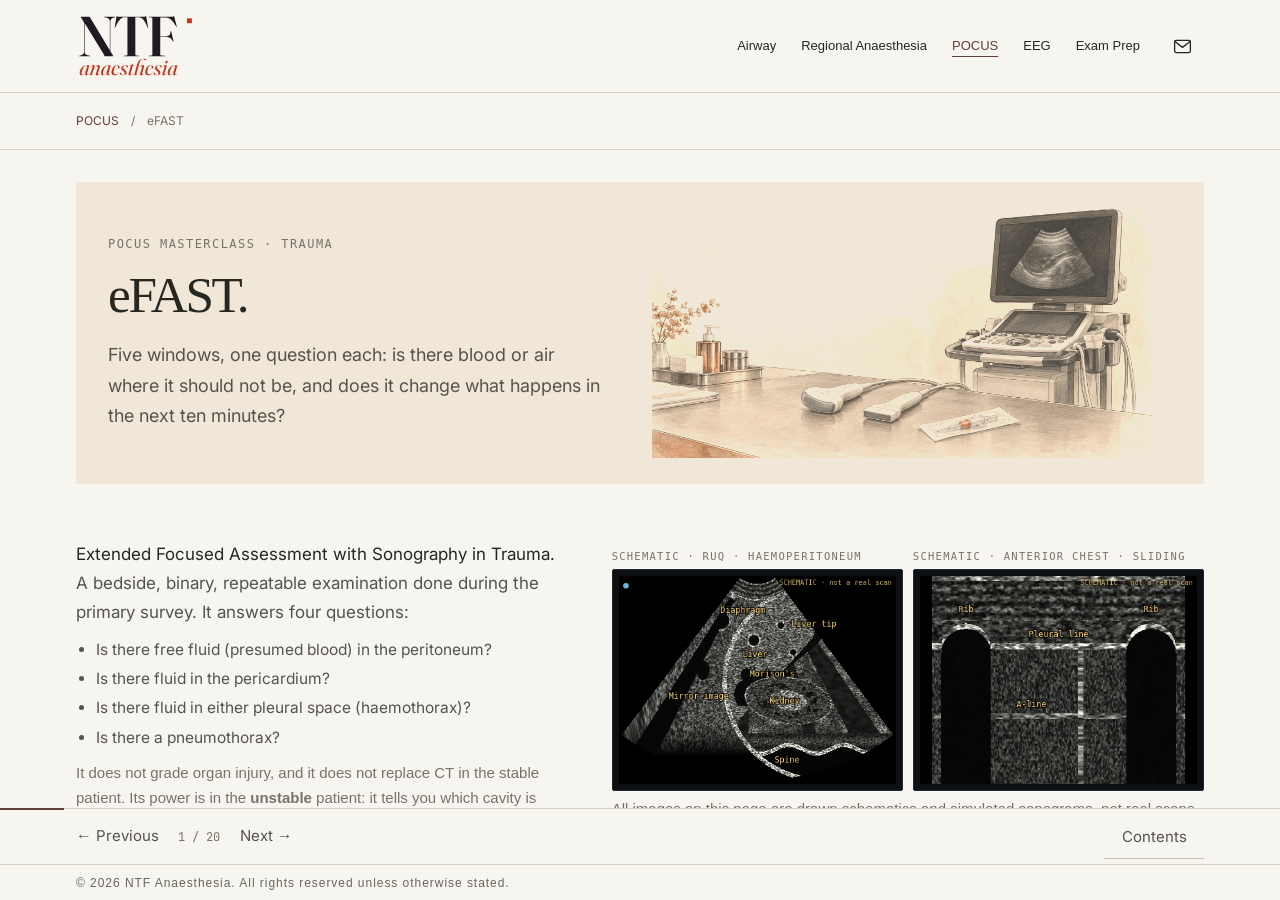
<file: pocus/efast/index.html>
<!doctype html>
<html lang="en-GB" data-theme="light">
<head>
<meta charset="utf-8">
<meta name="viewport" content="width=device-width, initial-scale=1">
<title>eFAST — NTF Anaesthesia</title>
<meta name="description" content="Masterclass: eFAST in trauma. RUQ, LUQ, pelvis, pericardium and anterior chest, with schematic probe-position and free-fluid simulations, a lung-sliding and M-mode simulation, mimics, the unstable-patient decision flow, three cases and a quiz.">
<style>
:root{
  --bg:#F7F2EA; --panel:#FDFAF3; --line:#E0D6C2; --line2:#CFC2A8; --ink:#2A241D; --ink2:#5A4F42; --mute:#8A7E6D; --faint:#B3A795;
  --accent:#A8541F; --accent-soft:rgba(168,84,31,.10); --red:#B85042; --blue:#2A5B8C; --green:#4C7A45; --amber:#B9852A;
  --serif:Georgia,'Iowan Old Style','Times New Roman',serif; --mono:ui-monospace,Menlo,'SF Mono',Consolas,monospace;
  --shadow:0 1px 0 rgba(42,36,29,.04),0 8px 24px -12px rgba(42,36,29,.18);
}
@media (prefers-color-scheme: dark){
  :root:not([data-theme="light"]){
    --bg:#1B1814; --panel:#242019; --line:#3A3329; --line2:#4A4135; --ink:#F1E9DB; --ink2:#CDBFAA; --mute:#9D907C; --faint:#6E6354;
    --accent:#D98A50; --accent-soft:rgba(217,138,80,.13); --red:#DC7B67; --blue:#7FA8DA; --green:#86B07C; --amber:#D9AE5B;
    --shadow:0 1px 0 rgba(0,0,0,.2),0 10px 30px -14px rgba(0,0,0,.6);
  }
}
:root[data-theme="dark"]{
  --bg:#1B1814; --panel:#242019; --line:#3A3329; --line2:#4A4135; --ink:#F1E9DB; --ink2:#CDBFAA; --mute:#9D907C; --faint:#6E6354;
  --accent:#D98A50; --accent-soft:rgba(217,138,80,.13); --red:#DC7B67; --blue:#7FA8DA; --green:#86B07C; --amber:#D9AE5B;
  --shadow:0 1px 0 rgba(0,0,0,.2),0 10px 30px -14px rgba(0,0,0,.6);
}
*{box-sizing:border-box}
html,body{margin:0;height:100%;background:var(--bg);color:var(--ink);font-family:var(--serif);-webkit-font-smoothing:antialiased}
body{overflow:hidden}
a{color:var(--accent)}
button{font:inherit;color:inherit}
.deck{position:fixed;inset:0 0 52px 0}
.slide{position:absolute;inset:0;overflow-y:auto;overflow-x:hidden;opacity:0;visibility:hidden;transform:translateX(24px);transition:opacity .35s ease,transform .35s ease,visibility 0s .35s}
.slide.active{opacity:1;visibility:visible;transform:none;transition:opacity .35s ease,transform .35s ease}
.slide.prev{transform:translateX(-24px)}
.inner{max-width:1360px;margin:0 auto;padding:34px 40px 30px;min-height:100%;display:flex;flex-direction:column}
.two{display:grid;grid-template-columns:minmax(0,5fr) minmax(0,7fr);gap:40px;align-items:start}
.two.even{grid-template-columns:1fr 1fr}
.kicker{font-family:var(--mono);font-size:12.5px;letter-spacing:.14em;text-transform:uppercase;color:var(--accent);margin-bottom:14px}
h1,h2,h3{font-weight:400;margin:0;letter-spacing:-.01em}
h1{font-size:clamp(40px,5.6vw,76px);line-height:1.02}
h2{font-size:clamp(28px,3vw,42px);line-height:1.1;margin-bottom:12px}
h3{font-size:19px;margin-bottom:4px}
.lede{font-size:18px;line-height:1.5;color:var(--ink2);margin:0 0 20px;max-width:60ch}
p{line-height:1.55}
.cap{font-family:var(--mono);font-size:11px;letter-spacing:.14em;text-transform:uppercase;color:var(--mute);margin:0 0 8px}
.rule{height:1px;background:var(--line);margin:18px 0}
.card{background:var(--panel);border:1px solid var(--line);border-radius:10px;padding:16px 18px;box-shadow:var(--shadow)}
.card + .card{margin-top:12px}
.card p{margin:4px 0 0;color:var(--ink2);font-size:15.5px}
.tag{display:inline-block;font-family:var(--mono);font-size:10.5px;letter-spacing:.14em;text-transform:uppercase;padding:3px 8px;border-radius:4px;border:1px solid currentColor}
.tag.avoid{color:var(--red)} .tag.def{color:var(--green)} .tag.deep{color:var(--blue)}
.callout{border-left:3px solid var(--accent);background:var(--accent-soft);padding:12px 16px;border-radius:0 8px 8px 0;font-size:16px;line-height:1.5;margin-top:16px}
.demo{position:sticky;top:0}
.panel{background:var(--panel);border:1px solid var(--line);border-radius:12px;padding:14px;box-shadow:var(--shadow)}
.panel + .panel{margin-top:12px}
canvas{display:block;width:100%;height:auto}
.us{background:#000;border-radius:8px;box-shadow:inset 0 0 0 1px #222}
.scanner{background:#0d1013;border-radius:10px;padding:6px;border:1px solid #23292f}
.side{border-radius:8px;border:1px solid var(--line)}
.ctrls{display:flex;flex-wrap:wrap;gap:10px 18px;align-items:center;margin-top:12px;font-family:var(--mono);font-size:12px;color:var(--ink2)}
.ctrls label{display:flex;align-items:center;gap:8px;white-space:nowrap}
.ctrls output{min-width:52px;color:var(--ink);font-weight:600}
input[type=range]{accent-color:var(--accent);width:150px}
.seg{display:inline-flex;border:1px solid var(--line2);border-radius:8px;overflow:hidden;flex-wrap:wrap}
.seg button{background:transparent;border:0;padding:7px 12px;font-family:var(--mono);font-size:12px;cursor:pointer;color:var(--ink2);border-right:1px solid var(--line2)}
.seg button:last-child{border-right:0}
.seg button[aria-pressed=true]{background:var(--accent);color:#fff}
.btn{background:var(--ink);color:var(--bg);border:0;border-radius:8px;padding:8px 14px;font-family:var(--mono);font-size:12px;cursor:pointer;letter-spacing:.04em}
.btn.ghost{background:transparent;color:var(--ink);border:1px solid var(--line2)}
.btn:hover{filter:brightness(1.1)}
.status{font-family:var(--mono);font-size:12.5px;padding:8px 12px;border-radius:8px;background:var(--bg);border:1px solid var(--line);margin-top:10px;min-height:36px;line-height:1.45}
.status b{color:var(--accent)}
.ok{color:var(--green)!important} .bad{color:var(--red)!important} .warn{color:var(--amber)!important}
table.t{width:100%;border-collapse:collapse;font-size:15.5px}
table.t th{font-family:var(--mono);font-size:11px;letter-spacing:.14em;text-transform:uppercase;color:var(--mute);text-align:left;font-weight:400;padding:8px 10px;border-bottom:1px solid var(--line2)}
table.t td{padding:11px 10px;border-bottom:1px solid var(--line);vertical-align:top;line-height:1.45;color:var(--ink2)}
table.t td:first-child{color:var(--ink);font-size:16.5px;white-space:nowrap}
#r2Table td:first-child{white-space:normal;font-size:15px}
#r2Table td:last-child{white-space:nowrap;font-family:var(--mono);font-size:13px}
table.t tr.pick{cursor:pointer;transition:background .15s}
table.t tr.pick:hover{background:var(--accent-soft)}
table.t tr.pick.on{background:var(--accent-soft);box-shadow:inset 3px 0 0 var(--accent)}
.chip{display:inline-block;padding:3px 9px;margin:2px 4px 2px 0;border:1px solid var(--line2);border-radius:999px;font-size:14px;cursor:pointer;background:var(--panel);color:var(--ink2)}
.chip:hover{border-color:var(--accent)}
.chip.on{background:var(--accent);border-color:var(--accent);color:#fff}
.num{font-family:var(--mono);color:var(--accent);font-size:13px;letter-spacing:.06em}
.plist{list-style:none;padding:0;margin:0;display:grid;gap:8px}
.plist li{display:grid;grid-template-columns:34px 1fr;gap:10px;padding:11px 14px;border:1px solid var(--line);border-radius:10px;background:var(--panel);cursor:pointer;transition:border-color .15s,transform .15s}
.plist li:hover{border-color:var(--line2)}
.plist li.on{border-color:var(--accent);box-shadow:inset 3px 0 0 var(--accent)}
.plist li b{font-weight:400;font-size:16.5px;display:block}.plist li span b{display:inline;font-size:inherit}
.plist li span{color:var(--ink2);font-size:14.5px;line-height:1.45}
.tabs{display:flex;gap:6px;margin-bottom:10px;flex-wrap:wrap}
.tabs button{background:transparent;border:1px solid var(--line2);border-radius:999px;padding:6px 14px;font-family:var(--mono);font-size:12px;cursor:pointer;color:var(--ink2)}
.tabs button[aria-selected=true]{background:var(--ink);color:var(--bg);border-color:var(--ink)}
.tabpanel[hidden]{display:none}
.grid2{display:grid;grid-template-columns:1fr 1fr;gap:10px}
.grid-us{display:grid;grid-template-columns:1.15fr 1fr;gap:10px;align-items:start}
.mini{font-family:var(--mono);font-size:11px;color:var(--mute);margin-top:6px;line-height:1.4}
.legend{display:flex;gap:14px;flex-wrap:wrap;font-family:var(--mono);font-size:11px;color:var(--mute);margin-top:6px}
.legend i{display:inline-block;width:10px;height:10px;border-radius:2px;margin-right:5px;vertical-align:-1px}
.quote{font-style:italic;color:var(--mute)}
.crit{display:grid;grid-template-columns:auto 1fr auto;gap:6px 12px;font-size:15px;align-items:center}
.crit .ic{width:20px;height:20px;border-radius:50%;display:grid;place-items:center;font-family:var(--mono);font-size:12px;border:1px solid var(--line2);color:var(--mute)}
.crit .ic.ok{border-color:var(--green);background:var(--green);color:#fff!important}
.crit .ic.bad{border-color:var(--red);color:var(--red)}
.crit .val{font-family:var(--mono);font-size:12.5px;color:var(--ink2);text-align:right}
/* divider slides */
.divider .inner{justify-content:center}
.divider h1{font-size:clamp(56px,8vw,112px)}
.big-quote{font-size:clamp(20px,2vw,26px);line-height:1.45;color:var(--ink2);max-width:46ch;font-style:italic;margin-top:30px}
/* bottom bar */
.bar{position:fixed;left:0;right:0;bottom:0;height:52px;border-top:1px solid var(--line);background:var(--panel);display:flex;align-items:center;gap:16px;padding:0 18px;font-family:var(--mono);font-size:12px;color:var(--ink2);z-index:20}
.bar .q{flex:1;min-width:0;white-space:nowrap;overflow:hidden;text-overflow:ellipsis;font-family:var(--serif);font-style:italic;color:var(--mute);font-size:13px}
.bar .prog{position:absolute;left:0;top:-1px;height:2px;background:var(--accent);transition:width .3s}
.bar .pace{position:absolute;left:0;top:-1px;height:2px;width:2px;background:var(--ink);opacity:.5}
.bar button{background:transparent;border:1px solid var(--line2);border-radius:6px;padding:5px 9px;cursor:pointer;font-family:var(--mono);font-size:12px;color:var(--ink2)}
.timer{display:flex;gap:10px;align-items:center}
.timer .el{font-weight:600;color:var(--ink);min-width:44px}
.timer .sl{color:var(--mute)}
.timer .over{color:var(--red)}
#notes{position:fixed;right:16px;bottom:64px;max-width:440px;background:var(--ink);color:var(--bg);border-radius:12px;padding:12px 16px;z-index:18;box-shadow:var(--shadow);font-size:15px;line-height:1.45}
#notes .cap{color:var(--faint)}#notes p{margin:4px 0 0}#notes kbd{background:transparent;color:var(--bg)}
.pov{font-family:var(--mono);font-size:10.5px;letter-spacing:.12em;text-transform:uppercase;color:var(--mute);margin:8px 0 4px}
#overview{position:fixed;inset:0 0 52px 0;background:var(--bg);z-index:15;overflow:auto;padding:30px;display:none}
#overview.show{display:block}
#overview .og{display:grid;grid-template-columns:repeat(auto-fill,minmax(230px,1fr));gap:12px;max-width:1300px;margin:0 auto}
#overview button{text-align:left;background:var(--panel);border:1px solid var(--line);border-radius:10px;padding:14px;cursor:pointer;min-height:96px}
#overview button.cur{border-color:var(--accent)}
#overview .on{font-family:var(--mono);font-size:11px;color:var(--accent);letter-spacing:.12em}
#overview .ot{font-size:16px;margin-top:6px;display:block}
#overview .om{font-family:var(--mono);font-size:11px;color:var(--mute);margin-top:6px;display:block}
.agenda{list-style:none;padding:0;margin:20px 0 0;font-family:var(--mono);font-size:12.5px;color:var(--ink2)}
.agenda li{display:flex;justify-content:space-between;border-bottom:1px dashed var(--line2);padding:6px 0}
.hint{font-family:var(--mono);font-size:11.5px;color:var(--mute);margin-top:18px}
kbd{font-family:var(--mono);font-size:11px;border:1px solid var(--line2);border-bottom-width:2px;border-radius:4px;padding:1px 5px;background:var(--panel)}
.qz{display:grid;gap:12px}
.qz .card h3{font-size:17px;line-height:1.35}
.qz .opts{display:flex;flex-wrap:wrap;gap:6px;margin-top:10px}
.qz .opts button{border:1px solid var(--line2);background:var(--bg);border-radius:8px;padding:7px 12px;cursor:pointer;font-size:14.5px;text-align:left}
.qz .opts button.right{background:var(--green);border-color:var(--green);color:#fff}
.qz .opts button.wrong{background:transparent;border-color:var(--red);color:var(--red);text-decoration:line-through}
.qz .why{font-size:14.5px;color:var(--ink2);margin-top:8px;display:none}
.qz .card.done .why{display:block}
details.src{margin-top:10px;font-family:var(--mono);font-size:12px;color:var(--mute)}
details.src img{max-width:100%;border-radius:8px;margin-top:8px;border:1px solid var(--line);background:#fff}
svg text{font-family:var(--mono)}
.arm-vein{cursor:pointer;transition:stroke-width .15s}
.arm-vein:hover{stroke-width:7}
@media (max-width:1050px){
  .two,.two.even{grid-template-columns:1fr;gap:22px}
  .demo{position:static}
  .inner{padding:22px 16px 28px}
  .grid-us{grid-template-columns:1fr}
  .bar .q{display:none}
}
@media (max-width:560px){ .grid2{grid-template-columns:1fr} table.t td:first-child{white-space:normal} input[type=range]{width:120px} }
@media (prefers-reduced-motion: reduce){ .slide{transition:none} }

/* ===== shared deck additions ===== */
b.ink{font-weight:400;color:var(--ink)}
.num.big{font-family:var(--serif);font-size:26px;letter-spacing:0;color:var(--accent);line-height:1}
.plist li .tag{margin-left:6px;vertical-align:2px;font-size:9.5px;padding:2px 6px}
.t2 td:first-child{font-family:var(--mono);font-size:12px;letter-spacing:.06em;text-transform:uppercase;color:var(--mute);white-space:nowrap}
.t2 td{font-size:14.5px}
.t2 tr.hl{background:var(--accent-soft)}
.formula{font-family:var(--mono);font-size:14px;background:var(--bg);border:1px solid var(--line2);border-radius:8px;padding:10px 12px;margin:10px 0 4px;color:var(--ink)}
.calc input[type=number]{width:74px;font-family:var(--mono);font-size:13px;padding:5px 7px;border:1px solid var(--line2);border-radius:6px;background:var(--bg);color:var(--ink)}
.status.big{font-size:14px;line-height:1.6}
.status.big .vv{font-size:22px;font-family:var(--serif);color:var(--ink)}
.chips{display:flex;flex-wrap:wrap;gap:6px;margin-top:8px}
.chips span{font-family:var(--mono);font-size:11px;border:1px solid var(--line2);border-radius:999px;padding:3px 9px;color:var(--ink2)}
.chips span.okc{border-color:var(--green);color:var(--green)}
.chips span.badc{border-color:var(--red);color:var(--red)}
.clock{margin-top:10px;font-family:var(--mono);font-size:12px;color:var(--ink2)}
.clock .trk{height:8px;border-radius:4px;background:var(--line);position:relative;overflow:hidden;margin-top:6px}
.clock .trk i{position:absolute;left:0;top:0;bottom:0;background:var(--accent);border-radius:4px}
/* media */
.stage{background:#000;border-radius:8px;overflow:hidden;position:relative;aspect-ratio:4/3;display:flex;align-items:center;justify-content:center;box-shadow:inset 0 0 0 1px #222}
.stage img,.stage video{max-width:100%;max-height:100%;display:block;object-fit:contain}
.stage .zoom{position:absolute;right:8px;top:8px;background:rgba(0,0,0,.55);color:#fff;border:1px solid rgba(255,255,255,.35);border-radius:6px;font-family:var(--mono);font-size:11px;padding:4px 8px;cursor:pointer}
.stage .badge{position:absolute;left:8px;top:8px;background:rgba(0,0,0,.6);color:#ffd678;font-family:var(--mono);font-size:10.5px;letter-spacing:.1em;text-transform:uppercase;padding:3px 7px;border-radius:4px}
.mcap{font-size:14.5px;line-height:1.45;color:var(--ink2);margin-top:8px;min-height:42px}
.mcap .id{font-family:var(--mono);font-size:11px;color:var(--mute);margin-right:6px}
.thumbs{display:flex;gap:8px;margin-top:8px;flex-wrap:wrap}
.thumbs button{padding:0;border:2px solid transparent;border-radius:7px;overflow:hidden;width:92px;height:69px;background:#000;cursor:pointer;position:relative;flex:none}
.thumbs button.on{border-color:var(--accent)}
.thumbs img{width:100%;height:100%;object-fit:cover;display:block}
.thumbs .k{position:absolute;left:0;right:0;bottom:0;font-family:var(--mono);font-size:9.5px;color:#fff;background:linear-gradient(transparent,rgba(0,0,0,.75));padding:8px 4px 2px;text-align:left;letter-spacing:.04em}
.thumbs .pl{position:absolute;right:4px;top:3px;color:#fff;font-size:11px;text-shadow:0 0 4px #000}
/* cases */
.facts{display:grid;grid-template-columns:max-content 1fr;gap:4px 14px;font-size:15px;margin:10px 0 4px}
.facts dt{font-family:var(--mono);font-size:11px;letter-spacing:.12em;text-transform:uppercase;color:var(--mute);padding-top:3px}
.facts dd{margin:0;color:var(--ink2)}
.steps{list-style:none;padding:0;margin:14px 0 0;display:grid;gap:8px}
.steps li{border:1px solid var(--line);border-radius:10px;background:var(--panel);padding:10px 14px}
.steps .sh{display:flex;align-items:center;gap:10px;cursor:pointer}
.steps .sl{font-family:var(--serif);font-size:22px;color:var(--accent);width:22px;text-align:center}
.steps .sq{flex:1;font-size:15.5px}
.steps .sq small{display:block;font-family:var(--mono);font-size:10.5px;letter-spacing:.12em;text-transform:uppercase;color:var(--mute)}
.steps .sb{font-family:var(--mono);font-size:11px;border:1px solid var(--line2);border-radius:999px;padding:3px 10px;color:var(--ink2);background:transparent}
.steps .sa{display:none;margin-top:8px;padding-top:8px;border-top:1px dashed var(--line2);font-size:15px;line-height:1.5;color:var(--ink2)}
.steps li.shown{border-color:var(--accent);box-shadow:inset 3px 0 0 var(--accent)}
.steps li.shown .sa{display:block}
.steps li.shown .sb{display:none}
.pearl{margin-top:12px;font-style:italic;font-size:17px;color:var(--ink);border-left:3px solid var(--accent);padding:6px 0 6px 14px;display:none}
.pearl.shown{display:block}
.caseGrid{display:grid;grid-template-columns:repeat(2,1fr);gap:10px}
.caseGrid button{display:grid;grid-template-columns:84px 1fr;gap:10px;align-items:center;text-align:left;border:1px solid var(--line);border-radius:10px;background:var(--panel);padding:8px;cursor:pointer;box-shadow:var(--shadow)}
.caseGrid button:hover{border-color:var(--accent)}
.caseGrid img{width:84px;height:63px;object-fit:cover;border-radius:6px;background:#000;display:block}
.caseGrid b{font-weight:400;font-size:15px;display:block;line-height:1.25}
.caseGrid span{font-family:var(--mono);font-size:10.5px;color:var(--accent);letter-spacing:.1em}
/* library */
.lib{display:grid;grid-template-columns:repeat(auto-fill,minmax(178px,1fr));gap:12px;margin-top:12px}
.lib button{border:1px solid var(--line);border-radius:10px;background:var(--panel);padding:0;overflow:hidden;cursor:pointer;text-align:left;box-shadow:var(--shadow)}
.lib button:hover{border-color:var(--accent)}
.lib .ph{aspect-ratio:4/3;background:#000;position:relative}
.lib .ph img{width:100%;height:100%;object-fit:cover;display:block}
.lib .ph .pl{position:absolute;right:6px;top:4px;color:#fff;font-size:12px;text-shadow:0 0 4px #000}
.lib .tx{padding:7px 9px 9px;font-size:13px;line-height:1.35;color:var(--ink2)}
.lib .tx b{display:block;font-family:var(--mono);font-size:10.5px;font-weight:400;color:var(--accent);letter-spacing:.08em;margin-bottom:2px}
#lb{position:fixed;inset:0;background:rgba(10,8,6,.88);z-index:40;display:flex;align-items:center;justify-content:center;padding:20px}
#lb[hidden]{display:none}
.lbIn{width:min(1100px,100%);max-height:100%;display:flex;flex-direction:column;gap:10px;position:relative}
.lbStage{background:#000;border-radius:10px;display:flex;align-items:center;justify-content:center;min-height:200px;max-height:calc(100vh - 150px);overflow:hidden}
.lbStage img,.lbStage video{max-width:100%;max-height:calc(100vh - 150px);display:block;object-fit:contain}
.lbBar{display:flex;gap:12px;align-items:center}
.lbBar button,.lbX{background:rgba(255,255,255,.1);color:#fff;border:1px solid rgba(255,255,255,.3);border-radius:8px;padding:8px 14px;font-family:var(--mono);cursor:pointer}
.lbX{position:absolute;right:0;top:-46px}
.lbCap{flex:1;color:#eee;font-size:15px;line-height:1.45}
.lbCap .id{font-family:var(--mono);font-size:11px;color:#bbb;margin-right:8px}
/* flowchart */
.flow svg{width:100%;height:auto;display:block}
.flow .bx{fill:var(--panel);stroke:var(--line2)}
.flow .bx.lo{stroke:var(--green);fill:color-mix(in srgb,var(--green) 10%,var(--panel))}
.flow .bx.hi{stroke:var(--red);fill:color-mix(in srgb,var(--red) 9%,var(--panel))}
.flow .bx.md{stroke:var(--blue);fill:color-mix(in srgb,var(--blue) 9%,var(--panel))}
.flow .bx.q{stroke:var(--accent);fill:var(--accent-soft)}
.flow text{font-family:var(--mono);font-size:12px;fill:var(--ink)}
.flow text.s{font-size:10.5px;fill:var(--ink2)}
.flow text.h{font-family:var(--serif);font-size:15px}
.flow path{stroke:var(--line2);fill:none;stroke-width:1.4}
.flow .ah{fill:var(--line2);stroke:none}
.refs{font-family:var(--serif);font-size:13.5px;color:var(--ink2);padding-left:18px;line-height:1.45}
.refs li{margin-bottom:4px}
.stage.sm{aspect-ratio:4/3}
@media (max-width:1050px){ .caseGrid{grid-template-columns:1fr} .thumbs button{width:76px;height:57px} }
.card p.mini{font-size:11.5px;color:var(--mute);line-height:1.45}
[hidden]{display:none!important}
table.qt{font-size:12px}
table.qt th,table.qt td{padding:4px 5px;font-family:var(--mono);font-size:11.5px;text-align:right}
table.qt td:first-child{font-size:11.5px;color:var(--mute)}
@media (max-width:1050px){ .two,.two.even{grid-template-columns:minmax(0,1fr)} .grid-us{grid-template-columns:minmax(0,1fr)} }
@media (max-width:560px){
  .grid2{grid-template-columns:minmax(0,1fr)}
  .bar{gap:8px;padding:0 8px} .timer .sl,#tmR,#ntB,#ovB{display:none}
  .ctrls label{white-space:normal;flex-wrap:wrap} input[type=range]{width:110px}
  table.t td:first-child,.t2 td:first-child{white-space:normal}
  .facts{grid-template-columns:1fr} .facts dt{padding-top:6px}
  .lib{grid-template-columns:repeat(2,minmax(0,1fr))}
  .tabs{gap:4px} .tabs button{padding:5px 10px}
}
.jump{margin-top:16px;max-width:540px}
#jumpChips{display:flex;flex-wrap:wrap;gap:4px;margin-top:8px}
.jump .chip{font-family:var(--mono);font-size:11px;padding:3px 8px;margin:0}

/* ===== eFAST deck additions ===== */
.card ul,.card ol,.lst{margin:6px 0 0;padding-left:20px;color:var(--ink2);font-size:15.5px;line-height:1.5}
.card li,.lst li{margin:3px 0}
.lst.tight li{margin:1px 0}
.links{display:flex;flex-wrap:wrap;gap:6px;margin-top:10px}
.links a{font-family:var(--mono);font-size:11.5px;border:1px solid var(--line2);border-radius:999px;padding:4px 10px;text-decoration:none;color:var(--ink2)}
.links a:hover{border-color:var(--accent);color:var(--accent)}
.grid-us .scanner,.grid2 .scanner{min-width:0}
.probe-grid{display:grid;grid-template-columns:minmax(0,.78fr) minmax(0,1.4fr);gap:12px;align-items:start}
.torso svg,.xsec svg{width:100%;height:auto;display:block}
.torso .body{fill:var(--accent-soft);stroke:var(--line2);stroke-width:1.5}
.torso .lm{fill:none;stroke:var(--line2);stroke-width:1.2;stroke-dasharray:3 3}
.torso text{font-size:10.5px;fill:var(--ink2)}
.torso text.side{font-size:13px;fill:var(--mute)}
.torso .fp{cursor:pointer;outline:none}
.torso .fp rect{fill:var(--panel);stroke:var(--ink2);stroke-width:1.5}
.torso .fp .mk{fill:var(--ink2)}
.torso .fp .glow{fill:var(--accent);opacity:0;transition:opacity .2s}
.torso .fp.on rect{fill:var(--accent);stroke:var(--accent)}
.torso .fp.on .mk{fill:var(--accent)}
.torso .fp.on .glow{opacity:.22}
.torso .fp.on text{fill:var(--accent);font-weight:600}
.torso .fp:focus-visible rect{stroke:var(--blue);stroke-width:3}
.torso .ord{fill:var(--accent);font-size:13px;font-weight:700}
.torso .ordc{fill:var(--panel);stroke:var(--accent);stroke-width:1.5}
.rlist{list-style:none;padding:0;margin:6px 0 0;display:grid;gap:2px;font-family:var(--mono);font-size:12px}
.rlist li{display:flex;justify-content:space-between;gap:10px;border-bottom:1px dashed var(--line2);padding:4px 0;flex-wrap:wrap}
.pos{color:var(--red)} .neg{color:var(--green)} .fanc{color:var(--amber)} .ind{color:var(--blue)}
.mimics{display:grid;grid-template-columns:repeat(auto-fill,minmax(165px,1fr));gap:10px}
.mimic{background:var(--panel);border:1px solid var(--line);border-radius:10px;padding:8px;box-shadow:var(--shadow);min-width:0}
.mimic.right{border-color:var(--green);box-shadow:inset 0 0 0 1px var(--green)}
.mimic.wrong{border-color:var(--red);box-shadow:inset 0 0 0 1px var(--red)}
.mimic .mq{font-size:13.5px;margin:6px 0;line-height:1.35}
.mimic .mb{display:flex;gap:6px;flex-wrap:wrap}
.mimic .mb button{flex:1;border:1px solid var(--line2);background:var(--bg);border-radius:7px;padding:6px 8px;cursor:pointer;font-family:var(--mono);font-size:11.5px}
.mimic .mb button.right{background:var(--green);border-color:var(--green);color:#fff}
.mimic .mb button.wrong{border-color:var(--red);color:var(--red);text-decoration:line-through}
.mimic .mf{font-size:13px;color:var(--ink2);margin-top:6px;line-height:1.42}
.mimic .mf b{color:var(--ink);font-weight:600}
.mimic .tg{margin-top:6px;width:100%}
.winrow{display:grid;grid-template-columns:minmax(78px,96px) minmax(0,1fr);gap:6px 10px;align-items:center;font-family:var(--mono);font-size:12px;margin-top:6px;color:var(--ink2)}
.seg.sm button{padding:5px 8px;font-size:11.5px}
.winrow .seg{justify-self:start}
.banner{border-left:3px solid var(--amber);background:color-mix(in srgb,var(--amber) 12%,var(--panel));padding:8px 12px;border-radius:0 8px 8px 0;font-size:14.5px;line-height:1.45;margin-top:8px;color:var(--ink)}
.banner.red{border-color:var(--red);background:color-mix(in srgb,var(--red) 10%,var(--panel))}
.outc{margin-top:10px;display:grid;gap:8px}
.outc .card{margin:0}
.outc .card h3{font-size:17px}
.outc .card.hi{border-color:var(--red);box-shadow:inset 3px 0 0 var(--red)}
.outc .card.md{border-color:var(--blue);box-shadow:inset 3px 0 0 var(--blue)}
.outc .card.lo{border-color:var(--green);box-shadow:inset 3px 0 0 var(--green)}
.flow .node{transition:opacity .2s}
.flow .node.dim{opacity:.33}
.flow .node.on rect{stroke:var(--accent);stroke-width:2.6}
.flow path.edge.on{stroke:var(--accent);stroke-width:2.4}
.icons canvas{border-radius:8px;border:1px solid var(--line);background:var(--panel)}
.xsec .bodyx{fill:var(--panel);stroke:var(--line2);stroke-width:1.5}
.xsec .perit{fill:var(--accent-soft);stroke:var(--accent);stroke-width:1;stroke-dasharray:4 3}
.xsec .retro{fill:color-mix(in srgb,var(--blue) 10%,var(--panel));stroke:var(--blue);stroke-width:1;stroke-dasharray:4 3}
.xsec .org{fill:color-mix(in srgb,var(--ink2) 16%,var(--panel));stroke:var(--line2)}
.xsec .bone{fill:color-mix(in srgb,var(--ink) 24%,var(--panel));stroke:var(--ink2)}
.xsec .ves{fill:color-mix(in srgb,var(--red) 30%,var(--panel));stroke:var(--red)}
.xsec .blood{fill:var(--red);opacity:.75}
.xsec text{font-size:10.5px;fill:var(--ink2)}
.xsec text.h{font-size:11.5px;fill:var(--ink)}
.caseGrid .cn{width:84px;height:63px;border-radius:6px;background:#0d1013;color:#ffd678;display:grid;place-items:center;font-family:var(--mono);font-size:11px;letter-spacing:.08em;text-align:center;line-height:1.3}
.ansP{display:flex;flex-wrap:wrap;gap:8px;align-items:center;margin-top:10px;font-family:var(--mono);font-size:12px;color:var(--ink2)}
.mm-wrap{margin-top:8px}
.vtabs{margin-top:8px}
.vtabs[hidden]{display:none}
.us.pick{cursor:ew-resize;touch-action:pan-y}
.tw{overflow-x:auto;max-width:100%;-webkit-overflow-scrolling:touch}
.doc-t td{font-size:14px}
.doc-t td:first-child{font-family:var(--mono);font-size:12px}
@media (max-width:560px){.doc-t td,.doc-t th{padding:6px 5px;font-size:12.5px}}
.refs.long li{margin-bottom:7px}
@media (max-width:1050px){ .probe-grid{grid-template-columns:minmax(0,1fr)} .torso{max-width:300px;margin:0 auto} }
@media (max-width:560px){ .mimics{grid-template-columns:repeat(2,minmax(0,1fr))} .winrow{grid-template-columns:minmax(0,1fr)} .seg{max-width:100%} }
</style>
<link rel="icon" href="../ana-ntf-monogram.svg" type="image/svg+xml"><meta name="robots" content="noindex,nofollow"><link rel="stylesheet" href="../assets/navigation.css?v=20261008"><link rel="stylesheet" href="../assets/site-shell.css?v=20261008"><link rel="stylesheet" href="../assets/pocus-course.css?v=20261019-nopicker"><link rel="stylesheet" href="../assets/header-nav.css?v=20261008"><script defer src="../assets/navigation.js?v=20261008"></script><script defer src="../assets/pocus-course.js?v=20261019-flat"></script><script defer src="../shared/series.js?v=20261019-norv"></script><link rel="stylesheet" href="../assets/panoramic-banners.css?v=20261008-wide"><link rel="stylesheet" href="../assets/banner-framing.css?v=20261008"><link rel="stylesheet" href="../shared/series.css?v=20261030-plan"></head>
<body class="pocus-course"><header class="ntf-header"><div class="ntf-header-inner"><a class="ntf-logo" href="https://anantf.com/" aria-label="NTF Anaesthesia home"><img src="../ana-ntf-logo.svg?v=clean" alt="NTF Anaesthesia" width="229" height="120"></a><button class="ntf-mobile-toggle" type="button" aria-expanded="false" aria-controls="ntf-main-nav">Menu <svg viewBox="0 0 20 20" width="18" height="18" fill="none" stroke="currentColor" aria-hidden="true"><path d="M3 6h14M3 10h14M3 14h14"/></svg></button><nav class="ntf-nav" id="ntf-main-nav" aria-label="Main navigation"><a href="https://airway.anantf.com/airway.html">Airway</a><a href="https://regional.anantf.com/">Regional Anaesthesia</a><a href="../" aria-current="page">POCUS</a><a href="https://anantf.com/eeg/">EEG</a><a href="https://exams.anantf.com/">Exam Prep</a></nav><a class="ntf-contact" href="mailto:contact@anantf.com" aria-label="Email NTF Anaesthesia" title="Email NTF Anaesthesia"><svg viewBox="0 0 24 24" width="21" height="21" fill="none" stroke="currentColor" stroke-width="1.5" stroke-linecap="round" stroke-linejoin="round" aria-hidden="true"><rect x="3" y="5" width="18" height="14" rx="2"/><path d="m3 6 9 7 9-7"/></svg></a></div></header>
<nav class="course-toolbar" aria-label="Tutorial navigation"><div class="course-toolbar-inner"><div class="course-breadcrumb"><a href="../">POCUS</a><span aria-hidden="true">/</span><span>eFAST</span></div><label class="course-section-picker"><span class="course-sr-only">Tutorial section</span><select id="course-section" aria-label="Tutorial section"></select></label></div></nav><main class="deck" id="deck" tabindex="-1">

<!-- ============ 1 TITLE ============ -->
<section class="slide course-intro" data-min="2" data-title="Start here" data-prompt="Ask: who has done a FAST in a real trauma call? Who has seen a FAST change the destination of a patient, and who has seen a negative FAST falsely reassure the team? Keep those stories for the cases.">
  <div class="inner two course-start-grid"><section class="course-hero wide-illustration-banner ntf-illustrated-banner" aria-label="Tutorial introduction"><div><p class="course-eyebrow">POCUS masterclass · Trauma</p><h1>eFAST.</h1><p class="course-hero-lead">Five windows, one question each: is there blood or air where it should not be, and does it change what happens in the next ten minutes?</p></div><figure><img src="../assets/ether-pocus-equipment.webp" width="1774" height="887" alt="" aria-hidden="true"></figure></section>
    <div>
      <p style="margin:0 0 10px;color:var(--ink2)"><b class="ink">Extended Focused Assessment with Sonography in Trauma.</b> A bedside, binary, repeatable examination done during the primary survey. It answers four questions:</p>
      <ul class="lst">
        <li>Is there free fluid (presumed blood) in the peritoneum?</li>
        <li>Is there fluid in the pericardium?</li>
        <li>Is there fluid in either pleural space (haemothorax)?</li>
        <li>Is there a pneumothorax?</li>
      </ul>
      <p class="mini" style="margin-top:10px">It does not grade organ injury, and it does not replace CT in the stable patient. Its power is in the <b>unstable</b> patient: it tells you which cavity is bleeding, so the team goes to the right place (theatre, angiography, chest drain, pericardiotomy) without leaving the resuscitation bay.</p>
      <ul class="agenda" style="max-width:480px">
        <li><span>01–03 · Role · limits · trauma survey</span></li>
        <li><span>Part I · Acquisition · five windows · pneumothorax</span></li>
        <li><span>Part II · Mimics · decision · serial scans</span></li>
        <li><span>Part III · Three trauma patients</span></li>
        <li><span>Quick check · references · close</span></li>
      </ul>
      <div class="jump"><button class="btn" id="jumpCases">Jump to the cases →</button><span id="jumpChips"></span></div>
      <div class="links"><a href="../cardiac/">Focused cardiac ultrasound</a><a href="../lung/">Lung ultrasound</a><a href="../shock/">RUSH: approach to shock</a><a href="../dvt/">DVT and vessels</a></div>
    </div>
    <div>
      <div class="grid2"><div><div class="pov">Schematic · RUQ · haemoperitoneum</div><div class="scanner"><canvas id="heroR" class="us"></canvas></div></div><div><div class="pov">Schematic · anterior chest · sliding</div><div class="scanner"><canvas id="heroP" class="us"></canvas></div></div></div>
      <div class="mini">All images on this page are drawn schematics and simulated sonograms, not real scans.</div>
    </div>
  </div>
</section>

<!-- ============ 2 ROLE ============ -->
<section class="slide" data-min="3" data-title="Role in trauma" data-prompt="Put the Cochrane numbers up. Ask: in 1,000 blunt trauma patients, how many injured people does a 74% sensitive test miss? (At 28% prevalence: about 73.) What does that mean for the stable patient with a negative FAST and a seat-belt sign?">
  <div class="inner two">
    <div>
      <div class="kicker">01 · Role in trauma</div>
      <h2>FAST is a triage tool for the unstable patient.</h2>
      <p class="lede">An ATLS adjunct to the primary survey, under circulation.</p>
      <div class="card"><div class="cap">Where it earns its place</div>
        <ul>
          <li><b class="ink">Unstable blunt trauma:</b> a positive abdominal FAST in a patient who does not respond to resuscitation is an indication for laparotomy (or damage-control surgery) without CT. In hypotensive blunt trauma patients scanned by experienced surgeons, sensitivity and specificity were both 100% (Rozycki 1998): a best case from an expert centre, not a guarantee. Unstable here means a transient or non-responder to the initial fluid or blood bolus (ATLS).</li>
          <li><b class="ink">Stable blunt trauma:</b> a positive FAST speeds CT and surgical review; a negative FAST does not end the work-up. CT remains the reference for the stable patient.</li>
          <li><b class="ink">Penetrating thoracoabdominal trauma:</b> the pericardial view is the key window. Pericardial blood after a precordial or epigastric stab wound means surgical exploration (pericardial view sensitivity 100%, specificity 96.9% in 261 patients, Rozycki 1999; but see Ball 2009 on false negatives with a haemothorax). Abdominal FAST has low sensitivity here: a positive result is useful; a negative result rules out nothing.</li>
          <li><b class="ink">Chest:</b> ultrasound of the anterior chest is more sensitive for pneumothorax than a supine chest X-ray (Alrajhi 2012: sensitivity 90.9% vs 50.2%, specificity 98.2% vs 99.4%).</li>
          <li><b class="ink">Serial scanning:</b> repeat after any change in haemodynamics. An early negative scan may become positive as blood accumulates.</li>
        </ul>
      </div>
      <div class="callout">Cochrane (Stengel 2018, blunt thoracoabdominal trauma, 34 studies): <b>sensitivity 74%, specificity 96%</b> against CT or surgery. High specificity: rule in. Moderate sensitivity: do not rule out. Abdomen alone: sensitivity 68%, specificity 95%; chest injuries: 96%/99%. Children: sensitivity 63%, specificity 91% (fewer, smaller studies; wide confidence intervals).</div>
    </div>
    <div class="demo">
      <div class="panel icons">
        <div class="cap">1,000 blunt trauma patients · sensitivity 74% · specificity 96%</div>
        <canvas id="icoCv" width="500" height="320" role="img" aria-label="Icon array of 1,000 patients showing true positives, missed injuries, false positives and true negatives"></canvas>
        <div class="ctrls"><label>Injured (prevalence) <input type="range" id="icoPrev" min="5" max="60" step="1" value="28"><output id="icoPrevO">28%</output></label></div>
        <div class="legend" id="icoLeg"></div>
        <div class="status" id="icoStat"></div>
        <div class="mini">Illustrative natural-frequency display using the pooled Cochrane estimates. At about 28% prevalence the test misses roughly 73 injured patients per 1,000.</div>
      </div>
    </div>
  </div>
</section>

<!-- ============ 3 LIMITS ============ -->
<section class="slide" data-min="2" data-title="Limits" data-prompt="Ask the room for the three places blood can hide in an unstable patient with a negative FAST and a clear chest (retroperitoneum and pelvis, long bones, the floor, which is external). Then ask: which of these does the FAST look at? (None.)">
  <div class="inner two">
    <div>
      <div class="kicker">02 · Limits</div>
      <h2>What eFAST cannot see.</h2>
      <div class="card"><div class="cap">A negative eFAST does not exclude</div>
        <ul>
          <li><b class="ink">Retroperitoneal haemorrhage:</b> pelvic fracture bleeding, renal injury, major vessel injury. Blood stays behind the peritoneum and never reaches Morison's pouch.</li>
          <li><b class="ink">Hollow viscus and mesenteric injury:</b> bowel perforation produces little free fluid early.</li>
          <li><b class="ink">Solid organ injury without free fluid:</b> a contained subcapsular haematoma or parenchymal laceration. The FAST looks for fluid, not organs.</li>
          <li><b class="ink">Diaphragmatic injury.</b></li>
          <li><b class="ink">Small volumes of haemoperitoneum</b> below the detection threshold, especially early.</li>
          <li><b class="ink">Clotted blood:</b> clot is echogenic and can look like tissue.</li>
        </ul>
      </div>
      <div class="callout">And a positive scan does not tell you the fluid is blood: ascites, peritoneal dialysate, urine (bladder rupture), physiological pelvic fluid in women and pre-existing effusions all look anechoic.</div>
    </div>
    <div class="demo">
      <div class="panel">
        <div class="cap">Schematic axial section · supine · patient's right on the left</div>
        <div class="seg" id="xsSeg" role="group" aria-label="Bleeding site"><button aria-pressed="true" data-v="ip">Intraperitoneal</button><button aria-pressed="false" data-v="rp">Retroperitoneal</button><button aria-pressed="false" data-v="so">Contained solid organ</button></div>
        <div class="xsec" id="xsBox" style="margin-top:10px"></div>
        <div class="status" id="xsStat"></div>
      </div>
    </div>
  </div>
</section>

<!-- ============ 4 I-AIM ============ -->
<section class="slide" data-min="2" data-title="eFAST during the trauma survey" data-prompt="Ask: why would you ever scan the heart first? (Precordial wound, PEA arrest, distended neck veins.) Stress that indeterminate is not negative: write it down as indeterminate.">
  <div class="inner two">
    <div>
      <div class="kicker">03 · Trauma survey</div>
      <h2>Scan the relevant cavities during resuscitation.</h2>
      <ul class="plist" id="iaimList">
        <li data-k="i" class="on" tabindex="0" role="button"><span class="num big">1</span><div><b>Indication</b><span>Suspected thoracoabdominal injury or unexplained hypotension. Will the answer change what I do now?</span></div></li>
        <li data-k="a" tabindex="0" role="button"><span class="num big">2</span><div><b>Acquisition</b><span>Supine, curvilinear probe, five windows, fan through every view.</span></div></li>
        <li data-k="n" tabindex="0" role="button"><span class="num big">3</span><div><b>Interpretation</b><span>Each window: positive, negative or indeterminate.</span></div></li>
        <li data-k="m" tabindex="0" role="button"><span class="num big">4</span><div><b>Medical decision</b><span>Integrate with haemodynamics and mechanism.</span></div></li>
      </ul>
    </div>
    <div class="demo">
      <div class="panel iaimP" data-k="i">
        <div class="cap">Indication</div>
        <table class="t"><tbody>
          <tr><td>Scan</td><td>Trauma with suspected thoracoabdominal injury, unexplained hypotension, or a mechanism that could cause cavitary haemorrhage.</td></tr>
          <tr><td>Ask</td><td>Will the answer change what I do now? In the unstable patient it usually will: it decides the destination.</td></tr>
          <tr><td>Never</td><td>Delay haemorrhage control, airway management or a needed intervention to finish a scan.</td></tr>
        </tbody></table>
      </div>
      <div class="panel iaimP" data-k="a" hidden>
        <div class="cap">Acquisition · the minimum dataset</div>
        <div class="crit">
          <span class="ic ok">1</span><span>Supine (as the patient arrives)</span><span class="val">no delay</span>
          <span class="ic ok">2</span><span>Curvilinear or phased array 2–5 MHz; linear or curvilinear for pleura</span><span class="val">abdominal preset</span>
          <span class="ic ok">3</span><span>RUQ → subxiphoid → LUQ → pelvis → anterior chest both sides</span><span class="val">standard order</span>
          <span class="ic ok">4</span><span>Scan the window most likely to change management first</span><span class="val">heart in a stab</span>
          <span class="ic ok">5</span><span>Fan through every view: a single still is not a complete view</span><span class="val">fan</span>
        </div>
      </div>
      <div class="panel iaimP" data-k="n" hidden>
        <div class="cap">Interpretation</div>
        <table class="t"><tbody>
          <tr><td>Positive</td><td>Anechoic (black) stripe in a dependent potential space: free fluid until proven otherwise.</td></tr>
          <tr><td>Negative</td><td>The whole space seen and fanned through, with no fluid.</td></tr>
          <tr><td>Indeterminate</td><td>The space was not fully seen. <b class="ink">Indeterminate is not negative.</b></td></tr>
        </tbody></table>
      </div>
      <div class="panel iaimP" data-k="m" hidden>
        <div class="cap">Medical decision</div>
        <table class="t"><tbody>
          <tr><td><span class="tag avoid">Unstable +</span></td><td>Go to the cavity that is bleeding.</td></tr>
          <tr><td><span class="tag deep">Unstable −</span></td><td>Look elsewhere and repeat the scan.</td></tr>
          <tr><td><span class="tag def">Stable</span></td><td>CT, whatever the FAST shows.</td></tr>
        </tbody></table>
        <p class="mini">Full decision flow on slide 12.</p>
      </div>
    </div>
  </div>
</section>

<!-- ============ 5 PART I ============ -->
<section class="slide divider" data-min="0.5" data-title="Part I · Acquisition" data-prompt="Part I is hands-on. The goal: everyone can find the caudal tip of the liver and the splenorenal recess in under 30 seconds.">
  <div class="inner two" style="align-items:center;flex:1">
    <div>
      <div class="kicker">Part I · Acquisition</div>
      <h1>Five windows.</h1>
      <p class="big-quote" style="font-style:normal">Probe position, the anatomy you should see, and where fluid collects first.</p>
      <p class="cap" style="margin-top:22px;line-height:2">RUQ · Subxiphoid · LUQ · Pelvis · Anterior chest</p>
    </div>
    <div><div class="panel"><div class="torso" id="p1Torso" style="max-width:320px;margin:0 auto"></div><div class="mini">Schematic supine torso, front view. Patient's right is on your left. Arrowheads show the probe marker.</div></div></div>
  </div>
</section>

<!-- ============ 6 PROBE MAP + FREE FLUID ============ -->
<section class="slide" data-min="4" data-title="Where fluid goes" data-prompt="Set fluid to 150 mL supine. Click RUQ with the fan centred: negative. Ask: is this patient bleeding? Then fan, then click Pelvis. Then switch to Trendelenburg and watch RUQ. Ask: where in the LUQ is fluid missed by a probe placed too low and anterior? (The subphrenic space above the spleen.)">
  <div class="inner two">
    <div>
      <div class="kicker">04 · Where fluid goes</div>
      <h2>Blood runs downhill: dependent spaces and the probe map.</h2>
      <div class="card"><div class="cap">Supine, the most dependent spaces</div>
        <ul>
          <li><b class="ink">Pelvis</b> (rectovesical pouch in males; pouch of Douglas in females): the most dependent part of the pelvic peritoneal cavity; with Morison's pouch, one of the two main sumps in the supine patient. It detects the smallest volumes in DPL-infusion studies (Von Kuenssberg Jehle 2003: median about 100 mL), but in real trauma the RUQ, especially the caudal liver tip, is the view most often positive (Lobo 2017).</li>
          <li><b class="ink">Hepatorenal recess (Morison's pouch):</b> the most dependent upper abdominal space; the right paracolic gutter connects it to the pelvis.</li>
          <li><b class="ink">Left upper quadrant:</b> in positive FASTs with LUQ fluid, 84% had fluid in the left paracolic gutter, and fluid confined to the LUQ (6 of 100 positive scans) lay below the spleen tip and in the gutter, or in the <b class="ink">subphrenic</b> space above the spleen, never in the splenorenal recess alone (O'Brien 2015). The phrenicocolic ligament partly separates the left subphrenic space from the paracolic gutter, so blood can sit above the spleen without reaching the gutter, or the other way round; in O'Brien's series the gutter was the zone most often positive. Clear all of these zones, not just between spleen and kidney.</li>
        </ul>
      </div>
      <div class="card"><div class="cap">RUQ: find the liver tip</div><p>The <b class="ink">caudal tip of the liver</b> and the adjacent right paracolic gutter are the RUQ sub-zone most often positive, more than Morison's pouch proper (30 of 32 positive RUQ views; Lobo 2017). Always slide caudally to see the liver tip.</p></div>
      <div class="card"><div class="cap">How much can you miss?</div><p>Detection thresholds vary by study and operator. For a supine Morison's pouch view the mean was about 600 mL in Branney 1995, though some patients were detected at much smaller volumes; the pelvic view detects smaller volumes. <b class="ink">A negative FAST can coexist with several hundred mL of blood.</b></p></div>
      <div class="card"><div class="cap">Position</div><p>Trendelenburg (head-down) moves fluid towards the upper abdomen and improves detection in Morison's pouch (Abrams 1999); reverse Trendelenburg favours the pelvis. Reposition only if the patient and spinal precautions allow.</p></div>
    </div>
    <div class="demo">
      <div class="panel">
        <div class="probe-grid">
          <div><div class="pov">Probe map · click a footprint</div><div class="torso" id="pmTorso"></div></div>
          <div><div class="pov" id="pmPov">Schematic · RUQ</div><div class="scanner"><canvas id="pmUS" class="us" role="img" aria-label="Simulated sonogram of the selected window"></canvas></div>
            <div class="seg sm" id="pmView" role="group" aria-label="Window" style="margin-top:8px"><button data-v="ruq" aria-pressed="true">RUQ</button><button data-v="subx" aria-pressed="false">Subxiphoid</button><button data-v="luq" aria-pressed="false">LUQ</button><button data-v="pelS" aria-pressed="false">Pelvis sag</button><button data-v="pelT" aria-pressed="false">Pelvis trans</button><button data-v="chR" aria-pressed="false">Chest R</button><button data-v="chL" aria-pressed="false">Chest L</button></div>
          </div>
        </div>
        <div class="ctrls">
          <label>Free fluid <input type="range" id="pmVol" min="0" max="1500" step="25" value="150"><output id="pmVolO">150 mL</output></label>
          <label>Fan <input type="range" id="pmFan" min="-20" max="20" step="1" value="0"><output id="pmFanO">0°</output></label>
        </div>
        <div class="ctrls">
          <div class="seg sm" id="pmPos" role="group" aria-label="Patient position"><button data-v="sup" aria-pressed="true">Supine</button><button data-v="tr" aria-pressed="false">Trendelenburg</button><button data-v="rt" aria-pressed="false">Reverse T</button></div>
          <div class="seg sm" id="pmSex" role="group" aria-label="Sex"><button data-v="m" aria-pressed="true">Male</button><button data-v="f" aria-pressed="false">Female</button></div>
          <label><input type="checkbox" id="pmLab" checked> Labels</label>
        </div>
        <div class="status" id="pmStat"></div>
        <ul class="rlist" id="pmList" aria-live="polite"></ul>
        <div class="mini">Volumes and fill order follow published trends (Branney 1995; Abrams 1999; Lobo 2017) but are not validated cut-offs. They are set lower than Branney's mean (about 600 mL for Morison's pouch) so that the order of filling is visible.</div>
      </div>
    </div>
  </div>
</section>

<!-- ============ 7 RUQ ============ -->
<section class="slide" data-min="3" data-title="Right upper quadrant" data-prompt="Ask: what makes the spine disappear above the diaphragm in a normal person? (Air in the lung.) So what does seeing the spine continue upwards mean? (Fluid, or consolidation, transmitting sound.) Ask someone to describe the four zones aloud while scanning a volunteer.">
  <div class="inner two">
    <div>
      <div class="kicker">05 · Right upper quadrant</div>
      <h2>Diaphragm, Morison's pouch, liver tip, right chest.</h2>
      <p class="lede"><b class="ink">Probe:</b> mid- to posterior axillary line, 8th–11th intercostal spaces, marker to the head. Rotate slightly oblique (marker posterior) to fit between the ribs.</p>
      <div class="cap">Four zones to clear, top to bottom · tap one</div>
      <ul class="plist" id="ruqZones">
        <li data-z="1" tabindex="0" role="button"><span class="num big">1</span><div><b>Right hemithorax</b><span>Normal: mirror image, and the spine stops at the diaphragm. Haemothorax: anechoic fluid above the diaphragm, loss of mirror image, positive <b class="ink">spine sign</b>.</span></div></li>
        <li data-z="2" tabindex="0" role="button"><span class="num big">2</span><div><b>Subphrenic space</b><span>Between liver and diaphragm.</span></div></li>
        <li data-z="3" tabindex="0" role="button"><span class="num big">3</span><div><b>Morison's pouch</b><span>The hepatorenal interface. Positive = anechoic stripe.</span></div></li>
        <li data-z="4" tabindex="0" role="button"><span class="num big">4</span><div><b>Caudal liver tip</b><span>And the right paracolic gutter. Slide caudally until you see it: the RUQ zone most often positive (Lobo 2017).</span></div></li>
      </ul>
      <p class="mini" style="margin-top:10px">Ultrasound detects much smaller pleural collections than a supine chest film, where several hundred mL can be missed.</p>
    </div>
    <div class="demo">
      <div class="panel">
        <div class="seg" id="ruqSeg" role="group" aria-label="RUQ finding"><button aria-pressed="true" data-v="n">Normal</button><button aria-pressed="false" data-v="hp">Haemoperitoneum</button><button aria-pressed="false" data-v="ht">Haemothorax</button></div>
        <div class="scanner" style="margin-top:10px"><canvas id="ruqUS" class="us" role="img" aria-label="Simulated right upper quadrant sonogram"></canvas></div>
        <div class="status" id="ruqStat"></div>
        <div class="mini">Schematic coronal view, marker to the head: cephalad is on the left of the screen.</div>
      </div>
    </div>
  </div>
</section>

<!-- ============ 8 LUQ, PELVIS, PERICARDIUM ============ -->
<section class="slide" data-min="3" data-title="LUQ, pelvis, pericardium" data-prompt="Ask: why do so many LUQ views come back 'negative' but incomplete? (Probe too anterior and too low: you see colon gas.) Ask: the patient already has a catheter and the bladder is empty. What now?">
  <div class="inner two">
    <div>
      <div class="kicker">06 · LUQ, pelvis, pericardium</div>
      <h2>Higher and further back on the left; scan the bladder before the catheter.</h2>
      <div class="card"><div class="cap">Left upper quadrant</div>
        <ul>
          <li>Probe more <b class="ink">posterior and superior</b> than on the right: posterior axillary line, about 6th–9th intercostal spaces, knuckles on the bed. The spleen is small and sits high and back; stomach and colon gas sit anteriorly.</li>
          <li>Clear: left hemithorax (mirror image, spine sign), <b class="ink">subphrenic space</b> (missed by a probe too low and anterior), splenorenal recess, inferior tip of the spleen and left paracolic gutter (where isolated LUQ fluid was most often found; O'Brien 2015).</li>
        </ul>
      </div>
      <div class="card"><div class="cap">Pelvis</div>
        <ul>
          <li>Just above the pubic symphysis, angled caudally. <b class="ink">Transverse and sagittal</b>, fanning fully through the bladder.</li>
          <li>Males: fluid in the <b class="ink">rectovesical pouch</b>, behind the bladder. Females: in the <b class="ink">pouch of Douglas</b>, behind the uterus (and it can lie between bladder and uterus).</li>
          <li>A full bladder is the acoustic window: scan <b class="ink">before</b> urinary catheterisation, or clamp the catheter. Fill with saline only via an existing, correctly placed catheter, and not if bladder or urethral injury is suspected (pelvic fracture, haematuria, blood at the meatus): instilled fluid can leak through a ruptured bladder and mimic haemoperitoneum. Otherwise record the pelvis as indeterminate and move on; do not delay resuscitation.</li>
          <li>A small amount of free pelvic fluid can be physiological in women of reproductive age; interpret in context.</li>
        </ul>
      </div>
      <div class="card"><div class="cap">Pericardium</div>
        <ul>
          <li><b class="ink">Subxiphoid:</b> probe flat under the xiphisternum, aimed at the left shoulder, liver as the window; increase depth to see the posterior pericardium.</li>
          <li>If subxiphoid is blocked (tenderness, gas, obesity, a wound) use the <b class="ink">parasternal long axis</b> (<a href="../cardiac/">focused cardiac</a>). There, pericardial fluid lies anterior to the descending aorta; pleural fluid lies posterior to it.</li>
          <li>An isolated anterior echo-free space without posterior fluid is often <b class="ink">epicardial fat</b>.</li>
        </ul>
      </div>
    </div>
    <div class="demo">
      <div class="panel">
        <div class="tabs" id="lpTabs" role="tablist"><button role="tab" aria-selected="true" data-v="luq">LUQ</button><button role="tab" aria-selected="false" data-v="pelT">Pelvis transverse</button><button role="tab" aria-selected="false" data-v="pelS">Pelvis sagittal</button><button role="tab" aria-selected="false" data-v="subx">Subxiphoid</button></div>
        <div class="scanner"><canvas id="lpUS" class="us" role="img" aria-label="Simulated sonogram"></canvas></div>
        <div class="ctrls">
          <div class="seg sm" id="lpFluid" role="group" aria-label="Fluid"><button data-v="0" aria-pressed="true">No fluid</button><button data-v="1" aria-pressed="false">Fluid</button></div>
          <div class="seg sm" id="lpSex" role="group" aria-label="Sex"><button data-v="m" aria-pressed="true">Male</button><button data-v="f" aria-pressed="false">Female</button></div>
          <div class="seg sm" id="lpBl" role="group" aria-label="Bladder"><button data-v="full" aria-pressed="true">Full bladder</button><button data-v="empty" aria-pressed="false">After catheter</button></div>
        </div>
        <div class="status" id="lpStat"></div>
      </div>
    </div>
  </div>
</section>

<!-- ============ 9 ANTERIOR CHEST ============ -->
<section class="slide" id="chestSlide" data-min="4" data-title="Anterior chest" data-prompt="Click Normal, then Pneumothorax: ask the room to name the M-mode signs. Then click Apnoea and ask: pneumothorax or not? (Lung pulse: not.) Drag the cursor across the lung point. Ask: what if the lung is completely collapsed? (No lung point; diagnosis rests on absent sliding, B-lines and pulse, plus the clinical picture.)">
  <div class="inner two">
    <div>
      <div class="kicker">07 · Anterior chest</div>
      <h2>Pneumothorax: look for sliding, B-lines and the lung point.</h2>
      <p class="lede">Supine, air rises to the <b class="ink">least dependent</b> areas: scan the anterior chest from the 2nd intercostal space down to the anterior costophrenic recess (lower parasternal and paracardiac), then lateral zones, using several spaces on each side. Linear (or curvilinear) probe, sagittal across two ribs: the "bat sign".</p>
      <div class="card"><div class="cap">Pneumothorax is excluded at that point by any of</div>
        <ul>
          <li><b class="ink">Lung sliding:</b> shimmer of the pleural line with respiration.</li>
          <li><b class="ink">B-lines:</b> they arise from the pleural line, so the visceral pleura (lung) is touching the chest wall.</li>
          <li><b class="ink">Lung pulse:</b> the pleural line pulses with the heartbeat in an apnoeic or poorly ventilated lung.</li>
        </ul>
      </div>
      <div class="card"><div class="cap">Pneumothorax is suggested by</div>
        <p>Absent sliding, absent B-lines and absent lung pulse, with A-lines remaining. M-mode: <b class="ink">seashore</b> (granular below the pleural line) becomes <b class="ink">barcode</b> (horizontal lines throughout).</p>
        <p><b class="ink">Lung point:</b> where sliding lung meets the non-sliding pneumothorax. Specificity close to 100%, but absent in a total collapse.</p>
      </div>
      <div class="callout">Absent sliding alone is not specific: apnoea, mainstem intubation, pleurodesis or adhesions, large bullae, ARDS, contusion with low compliance. Subcutaneous emphysema can make the pleura unviewable (indeterminate). More in <a href="../lung/">lung ultrasound</a>.</div>
    </div>
    <div class="demo">
      <div class="panel">
        <div class="seg sm" id="plSeg" role="group" aria-label="Pleural state"><button aria-pressed="true" data-v="normal">Normal</button><button aria-pressed="false" data-v="ptx">Pneumothorax</button><button aria-pressed="false" data-v="lp">Lung point</button><button aria-pressed="false" data-v="apnoea">Apnoea / mainstem</button><button aria-pressed="false" data-v="sce">Subcut. emphysema</button></div>
        <div class="pov" style="margin-top:10px">Schematic · B-mode · linear probe, sagittal · drag to move the M-mode cursor</div>
        <div class="scanner"><canvas id="plB" class="us pick" role="img" aria-label="Simulated pleural B-mode image"></canvas></div>
        <div class="pov">Schematic · M-mode at the cursor</div>
        <div class="scanner"><canvas id="plM" class="us" role="img" aria-label="Simulated M-mode trace"></canvas></div>
        <div class="ctrls">
          <label>Cursor <input type="range" id="plCur" min="-1.0" max="1.0" step="0.02" value="0.3"><output id="plCurO"></output></label>
          <label>Resp. rate <input type="range" id="plRR" min="6" max="30" step="1" value="14"><output id="plRRO">14/min</output></label>
          <button class="btn ghost" id="plPause">❚❚ Pause</button>
        </div>
        <div class="status" id="plStat"></div>
        <div class="ansP"><span>Pneumothorax at this point?</span><div class="seg sm" id="plAns" role="group" aria-label="Your answer"><button data-v="yes" aria-pressed="false">Yes</button><button data-v="no" aria-pressed="false">No</button><button data-v="cannot" aria-pressed="false">Cannot tell</button></div></div>
        <div class="status" id="plFb" aria-live="polite">Choose an answer for the current state.</div>
      </div>
    </div>
  </div>
</section>

<!-- ============ 10 PART II ============ -->
<section class="slide divider" data-min="0.5" data-title="Part II · Interpretation" data-prompt="Ask for the most embarrassing FAST mistake anyone has seen. There will be a gallbladder story.">
  <div class="inner two" style="align-items:center;flex:1">
    <div>
      <div class="kicker">Part II · Interpretation</div>
      <h1>Black is not always blood.</h1>
      <p class="big-quote" style="font-style:normal">Pitfalls, mimics and the decision.</p>
    </div>
    <div><div class="panel"><div class="scanner"><canvas id="p2US" class="us" role="img" aria-label="Simulated pelvic transverse view showing seminal vesicles"></canvas></div><div class="mini">Schematic · pelvic transverse, male. Fluid, or seminal vesicles?</div></div></div>
  </div>
</section>

<!-- ============ 11 PITFALLS ============ -->
<section class="slide" data-min="4" data-title="Pitfalls and mimics" data-prompt="Run through the six tiles with the room voting. Spend time on tile 5. Ask: why is clot bright? (Fibrin and cells reflect sound.) Ask: how does clotted blood change your sensitivity in a patient who has been bleeding for an hour?">
  <div class="inner two">
    <div>
      <div class="kicker">08 · Pitfalls and mimics</div>
      <h2>False positives, false negatives.</h2>
      <div class="card"><div class="cap">False positives · anechoic but not haemoperitoneum</div>
        <ul class="tight">
          <li><b class="ink">Perinephric fat:</b> hypoechoic rim around the kidney, usually bilateral and symmetrical, does not track into the recess, has internal echoes.</li>
          <li><b class="ink">Seminal vesicles:</b> paired, symmetrical bow-tie structures behind the male bladder; confirm in sagittal. Fluid is angular and conforms to spaces.</li>
          <li><b class="ink">Fluid-filled bowel:</b> has a wall, contains debris and shows <b class="ink">peristalsis</b>.</li>
          <li><b class="ink">Gallbladder, IVC, stomach, renal pelvis, ovarian cyst:</b> contained structures with walls; fan to see they are round or tubular.</li>
          <li><b class="ink">Ascites, dialysate, urine (bladder rupture):</b> genuine fluid, but not blood. History matters.</li>
          <li><b class="ink">Epicardial fat pad:</b> anterior only, mildly echogenic, moves with the heart.</li>
          <li>Stomach or pleural fluid confused with pericardial fluid.</li>
        </ul>
      </div>
      <div class="card"><div class="cap">False negatives</div>
        <ul class="tight">
          <li>Too early, too little: scan again.</li>
          <li><b class="ink">Clotted blood is echogenic</b> and can look like liver, spleen or bowel. Look for heterogeneous material in a dependent space.</li>
          <li>Incomplete views: liver tip not seen, LUQ too low or anterior, empty bladder, no fanning.</li>
          <li>Obesity, subcutaneous emphysema, bowel gas. Retroperitoneal bleeding (not visible by design).</li>
          <li>Pericardial: a <b class="ink">haemothorax</b> may decompress a pericardial laceration into the pleura. A negative pericardial view with a large left haemothorax in penetrating chest trauma does not exclude cardiac injury.</li>
        </ul>
      </div>
    </div>
    <div class="demo">
      <div class="panel">
        <div class="cap">Spot the mimic · free fluid or mimic? <span class="num" id="mmScore">0 / 6</span></div>
        <div class="mimics" id="mimics"></div>
        <div class="mini">All tiles are schematic simulations. The dashed ring marks the area in question.</div>
      </div>
    </div>
  </div>
</section>

<!-- ============ 12 DECISION ============ -->
<section class="slide" data-min="4" data-title="Medical decision" data-prompt="Ask a learner to drive: blunt, unstable, all negative. Ask the room: where is the blood? Then set Penetrating, pericardium negative, left haemothorax positive. Ask: are you reassured about the heart?">
  <div class="inner two">
    <div>
      <div class="kicker">09 · Medical decision</div>
      <h2>Haemodynamics decide what the scan means.</h2>
      <div class="card"><span class="tag avoid">Unstable · FAST +</span><p>Haemorrhage control: laparotomy or damage-control surgery; activate massive transfusion; do not go to CT.</p></div>
      <div class="card"><span class="tag deep">Unstable · FAST −</span><p>The bleeding is elsewhere or not yet visible: chest (haemothorax, tension pneumothorax); pericardium (tamponade); pelvis and retroperitoneum (binder, pelvic X-ray, angioembolisation or preperitoneal packing); long bones and external haemorrhage; non-haemorrhagic shock (tension, tamponade, spinal cord injury, cardiac contusion: <a href="../shock/">RUSH</a>). <b class="ink">Repeat the FAST</b>; consider diagnostic peritoneal aspirate or lavage if doubt remains and local practice supports it.</p></div>
      <div class="card"><span class="tag def">Stable</span><p>FAST positive: CT with contrast (non-operative management of solid organ injury may be possible); early surgical review. FAST negative: CT according to mechanism and examination; serial examination and repeat FAST. A negative FAST does not clear the abdomen.</p></div>
      <div class="card"><span class="tag avoid">Pericardial fluid</span><p>Assume haemopericardium: urgent surgical decompression. Pericardiocentesis is only a bridge where surgery is not immediately available.</p></div>
      <div class="card"><span class="tag avoid">Pneumothorax</span><p>Tension features: immediate decompression. Otherwise drain according to size, ventilation (positive pressure, transfer, theatre) and local guidance.</p></div>
    </div>
    <div class="demo">
      <div class="panel">
        <div class="winrow"><span>Mechanism</span><div class="seg sm" id="dfMech" role="group" aria-label="Mechanism"><button data-v="blunt" aria-pressed="true">Blunt</button><button data-v="pen" aria-pressed="false">Penetrating</button></div></div>
        <div class="winrow"><span title="Persistent hypotension or ongoing transfusion requirement despite initial resuscitation">Haemodynamics ⓘ</span><div class="seg sm" id="dfHaem" role="group" aria-label="Haemodynamics"><button data-v="unstable" aria-pressed="true">Unstable</button><button data-v="stable" aria-pressed="false">Stable</button></div></div>
        <p class="mini" style="margin:4px 0 0">Unstable: persistent hypotension or ongoing transfusion requirement despite initial resuscitation (an ATLS transient or non-responder).</p>
        <div id="dfWins"></div>
        <div class="flow" id="dfFlow" style="margin-top:10px"></div>
        <div id="dfBan" aria-live="polite"></div>
        <div class="outc" id="dfOut" aria-live="polite"></div>
      </div>
    </div>
  </div>
</section>

<!-- ============ 13 SERIAL ============ -->
<section class="slide" data-min="2" data-title="Serial scans and documentation" data-prompt="Ask: when would you repeat a FAST in theatre? (After a sudden drop in BP during a long case on a trauma patient; after a central line; after intubation and positive pressure ventilation if SpO2 falls.)">
  <div class="inner two">
    <div>
      <div class="kicker">10 · Serial scanning and documentation</div>
      <h2>One scan is a snapshot. Bleeding is a film.</h2>
      <ul class="lst">
        <li>Repeat the eFAST after fluid or blood resuscitation, after any deterioration, after transfer, and before leaving the resuscitation bay if the first scan was early or negative.</li>
        <li>Record each window as <b class="ink">positive, negative or indeterminate</b>, with time, operator and patient position.</li>
        <li>Store clips, not stills, where possible.</li>
        <li>Say what you did not see: "LUQ indeterminate: subphrenic space not visualised."</li>
        <li>Know your limits: credentialed operators, and confirm with CT or surgery as indicated. The eFAST is a decision aid, not a diagnosis of organ injury.</li>
      </ul>
      <div class="callout">For anaesthesia, the same windows help in theatre and ICU: post-intubation pneumothorax, haemothorax after line insertion, unexplained intra-operative hypotension. Pair with <a href="../cardiac/">focused cardiac</a> and <a href="../shock/">RUSH</a>.</div>
    </div>
    <div class="demo">
      <div class="panel">
        <div class="cap">Example record · two scans, same patient</div>
        <div class="tw"><table class="t doc-t"><thead><tr><th>Window</th><th>14:02 · supine</th><th>14:31 · supine</th></tr></thead><tbody>
          <tr><td>RUQ</td><td><span class="neg">Negative</span> (liver tip seen)</td><td><span class="pos">Positive</span>: liver tip and Morison's</td></tr>
          <tr><td>Subxiphoid</td><td><span class="neg">Negative</span></td><td><span class="neg">Negative</span></td></tr>
          <tr><td>LUQ</td><td><span class="ind">Indeterminate</span>: subphrenic not seen</td><td><span class="neg">Negative</span> (posterior, superior)</td></tr>
          <tr><td>Pelvis</td><td><span class="neg">Negative</span>, bladder full</td><td><span class="pos">Positive</span>: rectovesical</td></tr>
          <tr><td>Chest R / L</td><td>Sliding both</td><td>Sliding both</td></tr>
        </tbody></table></div>
        <div class="ctrls"><label>Time since first scan <input type="range" id="srT" min="0" max="40" step="1" value="0"><output id="srTO">0 min</output></label></div>
        <div class="grid2"><div><div class="pov">Schematic · RUQ</div><div class="scanner"><canvas id="srR" class="us" role="img" aria-label="Simulated RUQ over time"></canvas></div></div><div><div class="pov">Schematic · pelvis sagittal</div><div class="scanner"><canvas id="srP" class="us" role="img" aria-label="Simulated pelvic view over time"></canvas></div></div></div>
        <div class="status" id="srStat"></div>
        <div class="mini">Illustrative: steady intraperitoneal bleeding, supine. Volumes are not validated thresholds.</div>
      </div>
    </div>
  </div>
</section>

<!-- ============ 14 PART III ============ -->
<section class="slide divider" id="partIII" data-min="0.5" data-title="Part III · Trauma cases" data-prompt="Make the room commit before each reveal: indication, which window first, what you see, what you do.">
  <div class="inner two" style="align-items:center;flex:1">
    <div>
      <div class="kicker">Part III · Trauma cases</div>
      <h1>Three patients.</h1>
      <p class="big-quote" style="font-style:normal">For each: read the vignette, then reveal the trauma assessment, scan findings and action in stages (<kbd>R</kbd>).</p>
      <p class="cap" style="margin-top:22px;line-height:2">Indication · Acquisition · Interpretation · Medical decision</p>
      <p class="mini" style="max-width:56ch">Teaching vignettes. Images are schematic simulations matched to each finding.</p>
    </div>
    <div><div class="caseGrid" id="caseGrid"></div></div>
  </div>
</section>

<!-- ============ 15–17 CASES ============ -->
<section class="slide case" data-case="0" data-min="4" data-title="Case 1 · Unstable blunt, positive" data-prompt="Ask: which window would you scan first? Then: is that scan positive, negative or indeterminate? Then: where does the patient go?"></section>
<section class="slide case" data-case="1" data-min="4" data-title="Case 2 · Unstable blunt, no free fluid" data-prompt="Ask: which window would you scan first? Then: is that scan positive, negative or indeterminate? Then: where does the patient go? Where is the blood?"></section>
<section class="slide case" data-case="2" data-min="4" data-title="Case 3 · Precordial stab" data-prompt="Ask: which window would you scan first? Then: is that scan positive, negative or indeterminate? Then: where does the patient go? How will you induce?"></section>

<!-- ============ 18 QUIZ ============ -->
<section class="slide" data-min="5" data-title="Quick check" data-prompt="Use the quiz, then ask each learner for one trauma call where they will do the LUQ properly (posterior and superior) and the caudal liver tip.">
  <div class="inner">
    <div class="kicker">Quick check</div>
    <h2>Eight questions before we finish.</h2>
    <p class="lede">Tap an answer. <span id="qzScore" class="num"></span></p>
    <div class="qz two even" id="quiz"></div>
  </div>
</section>

<!-- ============ 19 REFERENCES ============ -->
<section class="slide" data-min="1" data-title="References" data-prompt="Point to the ACEP guidelines and the local credentialing logbook.">
  <div class="inner">
    <div class="kicker">References</div>
    <h2>Sources and further reading.</h2>
    <ol class="refs long" id="refList"></ol>
    <p class="mini">Simulations are schematic teaching models, not diagnostic images. Anatomy, echogenicity, fluid volumes and fill order are simplified.</p>
  </div>
</section>

<!-- ============ 20 THANKS ============ -->
<section class="slide divider" data-min="1" data-title="Thank you" data-prompt="Questions. Then hands-on: pairs, each person clears all five windows on a volunteer in under three minutes, calling out each zone.">
  <div class="inner two" style="align-items:center;flex:1">
    <div>
      <div class="kicker">Scan deliberately</div>
      <p class="big-quote" style="font-style:normal;margin:0 0 30px">Five windows. Fan every one. Find the liver tip. Go high and back on the left. Scan the bladder before the catheter. Positive in the unstable patient: go. Negative: look elsewhere and scan again.</p>
      <h1>Thank you.</h1>
      <p class="lede" style="margin-top:16px;font-size:24px">Any questions?</p>
      <div class="links"><a href="../shock/">Next: RUSH approach to shock</a><a href="../lung/">Lung ultrasound</a><a href="../cardiac/">Focused cardiac ultrasound</a><a href="../dvt/">DVT and vessels</a><a href="../">All POCUS lectures</a></div>
    </div>
    <div>
      <div class="grid2"><div><div class="pov">Schematic · LUQ · subphrenic fluid</div><div class="scanner"><canvas id="endL" class="us"></canvas></div></div><div><div class="pov">Schematic · subxiphoid</div><div class="scanner"><canvas id="endS" class="us"></canvas></div></div></div>
      <div class="mini">Schematic teaching simulations, not real scans.</div>
    </div>
  </div>
</section>

</main>

<aside id="notes" hidden><div class="cap">Presenter prompt · <kbd>N</kbd> to hide</div><p id="notesTxt"></p></aside>
<div id="overview"><div class="og" id="ovGrid"></div></div>
<nav class="bar" aria-label="Slide controls"><div class="course-bar-inner">
  <div class="prog" id="prog"></div><div class="pace" id="pace" title="Where you should be at this point"></div>
  <button id="prevB" aria-label="Previous section">← Previous</button>
  <span id="cnt">1 / 20</span>
  <button id="nextB" aria-label="Next section">Next →</button>
  <span class="q">Positive in the unstable patient: go. Negative: look elsewhere and scan again.</span>
  <div class="timer"><span class="sl" id="slT" title="Time on this slide / suggested">0:00</span><span class="el" id="elT" title="Elapsed">0:00</span><span class="sl" id="totT">/ 0:00</span><button id="tmB" title="Pause / resume timer (P)">❚❚</button><button id="tmR" title="Reset timer">↺</button></div>
  <button id="ntB" aria-label="Presenter prompts" title="Presenter prompts (N)">✎</button>
  <button id="ovB" aria-label="Tutorial contents" title="Tutorial contents">Contents →</button>
  <button id="thB" aria-label="Toggle tutorial theme" title="Theme (T)">◐</button>
  <button id="fsB" aria-label="Fullscreen tutorial" title="Fullscreen (F)">⛶</button>
</div></nav>
<script>
'use strict';
/* =====================================================================
   ENGINE: schematic sonogram renderer.
   Each view is a function of position in cm (x lateral, y depth),
   beam angle T and beam depth R. The canvas is scan-converted per pixel
   into a curvilinear sector or a linear rectangle. All images are
   drawn schematics, not real scans.
   ===================================================================== */
const TAU = Math.PI * 2, D2R = Math.PI / 180;
const clamp = (v, a, b) => v < a ? a : v > b ? b : v;
const lerp = (a, b, t) => a + (b - a) * t;
const smooth = t => { t = clamp(t, 0, 1); return t * t * (3 - 2 * t); };
const $ = (s, r = document) => r.querySelector(s);
const $$ = (s, r = document) => [...r.querySelectorAll(s)];
const GAIN = .62;
const RM = window.matchMedia && matchMedia('(prefers-reduced-motion: reduce)').matches;

/* ---------- noise ---------- */
const NT = 256, NTAB = new Float32Array(NT * NT);
(function () { let s = 1234567; for (let i = 0; i < NTAB.length; i++) { s = (s * 1103515245 + 12345) & 0x7fffffff; NTAB[i] = s / 0x7fffffff; } })();
function nz(x, y) {
  const xi = Math.floor(x), yi = Math.floor(y), fx = x - xi, fy = y - yi;
  const x0 = xi & 255, y0 = yi & 255, x1 = (x0 + 1) & 255, y1 = (y0 + 1) & 255;
  const a = NTAB[y0 * NT + x0], b = NTAB[y0 * NT + x1], c = NTAB[y1 * NT + x0], d = NTAB[y1 * NT + x1];
  const ux = fx * fx * (3 - 2 * fx), uy = fy * fy * (3 - 2 * fy);
  return a + (b - a) * ux + (c - a) * uy + (a - b - c + d) * ux * uy;
}
/* speckle-textured echo: e = mean echogenicity */
function tx(e, x, y) { const s = .62 * nz(x * 8.5, y * 19) + .38 * nz(x * 19 + 31, y * 43 + 17); return e * (.08 + 1.9 * s * s); }
const fl = (x, y) => .02 + .035 * nz(x * 11, y * 23);
function eq(x, y, cx, cy, rx, ry, rot) { const c = Math.cos(rot), s = Math.sin(rot), dx = x - cx, dy = y - cy, u = (dx * c + dy * s) / rx, v = (-dx * s + dy * c) / ry; return Math.sqrt(u * u + v * v); }

/* ---------- physiology ---------- */
const HRATE = 80 / 60;
const brth = (t, rr = 14) => .5 - .5 * Math.cos(TAU * t * rr / 60);
const sysPh = t => { const p = (t * HRATE) % 1; return p < .38 ? Math.sin(p / .38 * Math.PI) : 0; };
const diaE = t => { const p = (t * HRATE) % 1; return p > .4 && p < .75 ? Math.sin((p - .4) / .35 * Math.PI) : 0; };
const pulse = t => { const p = (t * HRATE) % 1; return p < .22 ? Math.sin(p / .22 * Math.PI) : 0; };

/* ---------- shared tissues ---------- */
function wall(R, x) {
  if (R < .12) return tx(1.0, x, R);
  if (R < 1.25) return tx(.5 + .28 * Math.sin(R * 17 + 2 * nz(x * 1.5, R * 2)), x * 1.4, R);
  if (R < 1.4) return tx(1.35, x, R);
  return -1;
}
const HV = [[-.6, 4.6, .42, 1], [1.6, 3.4, .26, 1], [-1.2, 7.4, .5, 0], [2.6, 5.6, .24, 1], [-3.2, 6.2, .3, 0]];
function liver(x, y) {
  for (const v of HV) { const dx = x - v[0], dy = y - v[1], d = dx * dx + dy * dy; if (d < v[2] * v[2]) return fl(x, y); if (v[3] && d < (v[2] + .14) * (v[2] + .14)) return tx(1.4, x, y); }
  return tx(.8 + .12 * nz(x * .8, y * .8), x, y);
}
function spleen(x, y) { return tx(.86 + .06 * nz(x * .7, y * .7), x * 1.15, y * 1.1); }
function kidney(q, x, y) {
  if (q > .965) return tx(1.25, x, y);
  if (q < .42) return tx(1.0 + .4 * nz(x * 3, y * 3), x, y);
  if (q < .74 && q > .5 && nz(x * 3.4 + 5, y * 3.4) > .6) return tx(.16, x, y);
  return tx(.5, x, y);
}
function spine(x, y) { const ys = 13.5 + .35 * Math.cos(x * 1.4); if (y < ys - .2) return -1; if (y < ys + .16) return tx(1.8, x, y); return .015; }
function bowel(x, y, T) {
  const g = nz(T * 14 + 3, 2.1);
  if (g > .64) { const gy = 3 + 3 * nz(T * 4, 7.7); if (y > gy - .22 && y < gy + .08) return tx(1.7, x, y); if (y > gy) return .06 + .1 * nz(T * 40, y * 4); }
  const h = nz(x * 1.6 + 9, y * 1.6); return tx(.42 + .75 * h * h, x * 1.3, y * 1.3);
}

/* ---------- views ---------- */
const VIEWS = {};
/* RUQ, coronal, marker to head (cephalad = screen left) */
VIEWS.ruq = { kind: 'curv', depth: 16,
  f(x, y, T, R, S, t) {
    const w = wall(R, x); if (w >= 0) return w;
    const xs = x - S.br * .7 - S.fan * .03;
    if (T < -.47 && T > -.57) return R < 1.75 ? tx(1.5, x, y) : .02; // rib shadow
    const dc = xs < 4.5 ? Math.hypot(xs - 5, y - 8) : 0, DR = 8;
    if (Math.abs(dc - DR) < .18) return tx(1.7, xs, y);
    if (dc > DR) {
      if (S.htx) {
        const sp = spine(xs, y); if (sp >= 0) return sp;
        if (eq(xs, y, -3.6, 3.6, 1.6, .8, .7) < 1) return tx(.7, xs, y);
        return fl(xs, y);
      }
      const k = (2 * DR - dc) / dc, mx = 5 + (xs - 5) * k, my = 8 + (y - 8) * k;
      return liver(mx, my) * .72 * (y > 11.5 ? Math.max(0, 1 - (y - 11.5) / 2.5) : 1);
    }
    if (S.sub > 0 && dc > DR - S.sub && y < 12) return fl(xs, y);
    if (S.ant > 0 && R < 1.4 + S.ant && xs < 5) return fl(xs, y);
    const kq = eq(xs, y, 2.2, 9.5, 3.6, 1.9, .15);
    if (kq < 1) return kidney(kq, xs, y);
    const xe = y > 4.4 ? 4.2 - (y - 4.4) * .9 : 4.2 + (4.4 - y) * .3;
    if (S.pnf && kq < 1.3) return tx(.26 + .3 * nz(xs * 6, y * 6), xs, y);
    if (S.mor > 0 && kq < 1 + S.mor / 1.9 && y < 10 && xs < xe + .8) {
      if (S.clot) return (kq < 1.05 || kq > 1 + S.mor / 1.9 - .05) ? fl(xs, y) : tx(.6 + .45 * nz(xs * 2.5, y * 2.5), xs * 1.3, y);
      return fl(xs, y);
    }
    if (y > 12.2) { const sp = spine(xs, y); if (sp >= 0) return sp; return tx(.4 + .15 * Math.sin(y * 6), xs * 1.6, y); }
    if (xs < xe) return liver(xs, y);
    const tw = S.tip * (y < 5 ? 1 : Math.max(0, 1 - (y - 5) / 2.5));
    if (tw > 0 && xs < xe + tw && y > 2) return fl(xs, y);
    return bowel(xs, y, T);
  },
  labels(S) { return [['Liver', -.2, 5.8], ['Kidney', 2.2, 9.6], ['Diaphragm', -1.2, 2.2], ["Morison's", 1.2, 7.4], ['Liver tip', 4.6, 3.3], ['Spine', 2.4, 14.4], [S.htx ? 'Haemothorax' : 'Mirror image', -4.8, 9.2]]; },
  zones: { 1: [-4.6, 8.2, 1.7], 2: [-2.3, 5.4, 1.1], 3: [1.4, 7.5, 1.3], 4: [4.6, 4.7, 1.3] }
};
/* LUQ, coronal, marker to head */
VIEWS.luq = { kind: 'curv', depth: 16,
  f(x, y, T, R, S, t) {
    const w = wall(R, x); if (w >= 0) return w;
    const xs = x - S.br * .6 + S.fan * .03;
    if (T < -.5 && T > -.6) return R < 1.75 ? tx(1.5, x, y) : .02;
    const dc = xs < 3.5 ? Math.hypot(xs - 4, y - 7) : 0, DR = 7.4;
    if (Math.abs(dc - DR) < .18) return tx(1.7, xs, y);
    if (dc > DR) {
      if (S.htx) { const sp = spine(xs, y); if (sp >= 0) return sp; if (eq(xs, y, -3.4, 3.4, 1.5, .75, .7) < 1) return tx(.7, xs, y); return fl(xs, y); }
      const k = (2 * DR - dc) / dc, mx = 4 + (xs - 4) * k, my = 7 + (y - 7) * k;
      const q2 = eq(mx, my, .2, 5.2, 3.2, 2.1, -.45);
      return (q2 < 1 ? spleen(mx, my) : tx(.45, mx, my)) * .7 * (y > 11.5 ? Math.max(0, 1 - (y - 11.5) / 2.5) : 1);
    }
    if (S.sub > 0 && dc > DR - S.sub && y < 9) return fl(xs, y);
    const kq = eq(xs, y, 2.6, 9.7, 3.4, 1.8, .2);
    if (kq < 1) return kidney(kq, xs, y);
    const q = eq(xs, y, .2, 5.2, 3.2, 2.1, -.45);
    if (S.sr > 0 && kq < 1 + S.sr / 1.8 && y < 9.8 && q < 1.45 + S.sr / 2.1) return fl(xs, y);
    if (q < 1) return spleen(xs, y);
    if (S.tip > 0 && q < 1 + S.tip / 2.1 && xs > .2 && y < 9) return fl(xs, y);
    if (y > 12.4) { const sp = spine(xs, y); if (sp >= 0) return sp; return tx(.4 + .15 * Math.sin(y * 6), xs * 1.6, y); }
    if (S.bowelLoop) {
      const bq = eq(xs, y, S.bowelLoop[0], S.bowelLoop[1], 1.3, 1.0, .2);
      if (bq < 1.14 && bq > .92) return tx(1.1, xs, y);
      if (bq < .92) { const p = (t * .33) % 1, fx = xs - S.bowelLoop[0], fy = y - S.bowelLoop[1]; const fleck = nz(fx * 3 + p * 6, fy * 3 + p * 3); return fleck > .7 ? tx(1.2, xs, y) : fl(xs, y) + .04; }
    }
    if (xs > 1.8 && y < 5.5) return bowel(xs, y, T);
    return tx(.46, xs, y);
  },
  labels(S) { return [['Spleen', -.2, 5.2], ['Kidney', 2.6, 9.8], ['Diaphragm', -1.6, 2.0], ['Subphrenic', -2.3, 3.7], ['Splenorenal', 1.3, 7.7], ['Colon gas', 3.4, 3.0], [S.htx ? 'Haemothorax' : 'Mirror image', -4.6, 9.4]]; }
};
/* Pelvis: S.plane 'trans'|'sag', S.sex 'm'|'f' */
VIEWS.pel = { kind: 'curv', depth: 16,
  f(x, y, T, R, S, t) {
    const w = wall(R, x); if (w >= 0) return w;
    const xs = x + S.fan * .04;
    const sm = S.bsmall, ba = sm ? 1.7 : 4.4, bb = sm ? 1.1 : (S.plane === 'sag' ? 3.1 : 2.8), bcy = sm ? 3.4 : 5.8;
    const ax = Math.abs(xs) / ba, ay = Math.abs(y - bcy) / bb, qb = Math.pow(ax * ax * ax * ax + ay * ay * ay * ay, .25);
    if (qb < 1) return fl(xs, y) * .8;
    if (qb < 1.07) return tx(1.15, xs, y);
    const enh = (Math.abs(xs) < ba * .85 && y > bcy) ? 1.3 : 1;
    const male = S.sex !== 'f', sag = S.plane === 'sag';
    // fluid
    if (S.pel > 0) {
      if (male) {
        if (qb < 1.07 + S.pel / bb && y > bcy + bb * .45 && (!sag || xs < 1.2)) return fl(xs, y);
      } else {
        const uq = sag ? eq(xs, y, -1.4, 9.6, 3.8, 1.9, -.35) : eq(xs, y, 0, 10, 3.2, 2.1, 0);
        if (uq >= 1 && uq < 1 + S.pel / 2 && y > (sag ? 9.4 : 10.2)) return fl(xs, y);
        if (S.pel > .9 && uq >= 1 && uq < 1 + (S.pel - .9) / 2 && qb < 1.07 + (S.pel - .9) / bb) return fl(xs, y);
      }
    }
    if (male) {
      if (sag) {
        const pq = eq(xs, y, 3.2, 10.2, 1.8, 1.6, 0); if (pq < 1) return tx(.5 + .1 * nz(xs * 2, y * 2), xs, y) * enh;
        const sv = eq(xs, y, -.6, 9.5, 1.0, .42, -.2); if (sv < 1) return tx(.18, xs * 1.6, y * 1.6) * enh;
      } else {
        const s1 = eq(xs, y, -2.1, 9.5, 1.9, .55, .3), s2 = eq(xs, y, 2.1, 9.5, 1.9, .55, -.3);
        if (s1 < 1 || s2 < 1) return tx(.17, xs * 1.6, y * 1.6) * enh;
      }
      const rq = eq(xs, y, sag ? .6 : 0, 12, sag ? 3.2 : 2.2, 1.2, 0);
      if (rq < 1) { if (y < 11.3 && rq > .7) return tx(1.6, xs, y); return y > 11.3 ? .03 : tx(.5, xs, y); }
    } else {
      const uq = sag ? eq(xs, y, -1.4, 9.6, 3.8, 1.9, -.35) : eq(xs, y, 0, 10, 3.2, 2.1, 0);
      if (uq < 1) return (uq < .22 ? tx(1.0, xs, y) : tx(.55 + .08 * nz(xs, y), xs * 1.2, y)) * enh;
      const rq = eq(xs, y, sag ? 1.5 : 0, 13, 2.2, 1, 0);
      if (rq < 1) return y > 12.6 ? .03 : tx(1.4, xs, y);
    }
    if (y > 13.4 && Math.abs(xs) < 6) return tx(.35, xs, y);
    return tx(.48 + .12 * Math.sin(xs * 1.3 + y), xs, y) * enh;
  },
  labels(S) {
    const sag = S.plane === 'sag', m = S.sex !== 'f', L = [['Bladder', 0, S.bsmall ? 3.4 : 5.8]];
    if (m) { if (sag) L.push(['Prostate', 3.2, 10.4], ['SV', -1.6, 9.2]); else L.push(['Seminal vesicles', 0, 8.7]); L.push(['Rectum', sag ? 1.8 : 0, 12.4]); }
    else L.push(['Uterus', sag ? -1.4 : 0, sag ? 9.8 : 10.1], ['Rectum', sag ? 1.5 : 0, 13.5]);
    if (S.pel > 0) L.push([m ? 'Rectovesical' : 'Douglas', m ? (sag ? -3.4 : 0) : (sag ? 1.6 : 0), m ? 9.6 : (sag ? 11.8 : 12.6)]);
    return L;
  }
};
/* Subxiphoid four-chamber */
VIEWS.subx = { kind: 'curv', depth: 16,
  f(x, y, T, R, S, t) {
    const w = wall(R, x); if (w >= 0) return w;
    const ph = S.still ? .0 : sysPh(t), de = S.still ? .6 : diaE(t);
    if (S.ant > 0 && R < 1.4 + S.ant && x < 3) return fl(x, y);
    const le = 5.8 - .55 * x;
    if (Math.abs(y - le) < .14 && x < 6.5) return tx(1.5, x, y);
    if (y < le && x < 6.5) return liver(x + 3, y + 1.4);
    const cx = 1.4, cy = 10, rot = -.3, rx = 6, ry = 3.7;
    const c = Math.cos(rot), s = Math.sin(rot), dx = x - cx, dy = y - cy, v = (-dx * s + dy * c) / ry;
    const q = eq(x, y, cx, cy, rx, ry, rot);
    const fat = S.fat ? Math.max(0, -v - .1) * .2 : 0;
    const sac = 1 + fat + (S.peri || 0) / ry;
    if (q < 1) {
      const sc = 1 - .14 * ph;
      const rvy = 1.05 * sc * (S.tamp ? 1 - .6 * de : 1);
      if (eq(x, y, -.3, 8.2, 3.5 * sc, rvy, rot) < 1) return fl(x, y) + .03;
      if (eq(x, y, 3.6, 10.6, 2.4 * sc, 1.5 * sc, rot) < 1) return fl(x, y) + .03;
      if (eq(x, y, -3.2, 10.7, 1.5 * (1 + .1 * ph), 1.2 * (1 + .1 * ph), rot) < 1) return fl(x, y) + .03;
      if (eq(x, y, .7, 12.2, 1.7 * (1 + .08 * ph), .85, rot) < 1) return fl(x, y) + .03;
      return tx(.68, x, y);
    }
    if (q <= sac) { if (fat && q < 1 + fat) return tx(.36 + .3 * nz(x * 4, y * 4), x, y); return fl(x, y); }
    if (q < sac + .06) return tx(1.6, x, y);
    const ad = Math.hypot(x - 4.2, y - 14.9); if (ad < .75) return fl(x, y); if (ad < .92) return tx(1.3, x, y);
    return tx(.34 + .2 * nz(x * .5, y * .5), x, y);
  },
  labels(S) { const L = [['Liver', -3.5, 3.6], ['RV', -.5, 8.0], ['LV', 3.7, 10.6], ['RA', -3.3, 10.8], ['LA', .8, 12.3]]; if (S.peri > 0) L.push(['Effusion', 4.6, 13.0]); if (S.fat) L.push(['Fat pad', -2.6, 6.6]); return L; }
};
/* Anterior chest, linear: S.st normal|ptx|lp|apnoea|sce */
const PY = 1.55;
function plEcho(x, y, t, S) {
  const st = S.st;
  if (y < .1) return tx(1, x, y);
  if (st === 'sce' && y > .42) {
    const n = nz(x * 2.5, y * 5); if (y < 1.1 && n > .57) return tx(1.8, x, y);
    const col = nz(x * 6.3, 1.3); return .04 + (col > .64 ? .5 * (1 - y / 7) : 0) + .03 * nz(x * 9, y * 20);
  }
  for (const rx of [-2.05, 2.05]) {
    const dx = x - rx; if (Math.abs(dx) < .55) { const ys = 1.6 - Math.sqrt(.3025 - dx * dx); if (y > ys + .12) return .015 + .01 * nz(x * 9, y * 9); if (y > ys) return tx(1.6, x, y); }
  }
  if (y < 1.0) return tx(.44 + .22 * Math.sin(y * 26 + 1.5 * nz(x * 1.2, y * 2)), x * 1.5, y);
  const lungHere = st === 'normal' || st === 'apnoea' || (st === 'lp' && x < S.bnd);
  const sl = lungHere && st !== 'apnoea' ? S.slide : 0;
  const pdy = st === 'apnoea' ? .035 * pulse(t) : (lungHere ? .008 * pulse(t) : 0);
  const py = PY + pdy;
  if (y < py - .07) return tx(.4 + .1 * nz(x, y * 3), x * 1.3, y);
  if (y < py + .07) return tx(1.6, x - sl, y);
  if (st === 'normal' && S.bl) { const xb = .35 + sl; if (Math.abs(x - xb) < .06) return tx(1.25 - .12 * (y - py), x * .3, y); }
  for (let k = 2; k <= 3; k++) { if (Math.abs(y - k * py) < .06) return tx(lungHere ? .85 / (k - 1) : 1.05 / (k - 1), x, y); }
  if (lungHere) {
    if (st === 'apnoea') return tx(.24 * (1 + .35 * pulse(t)), x * 1.3, y + pdy);
    return tx(.4, (x - sl) * 4, y);
  }
  return .05 + .15 * nz(.2, y * 28);
}
VIEWS.pl = { kind: 'lin', depth: 4.6, lw: 5.6,
  pre(S, t) { const rr = S.rr || 14; S.slide = .32 * brth(t, rr); S.bnd = -.45 + 1.4 * brth(t, rr); },
  f(x, y, T, R, S, t) { return plEcho(x, y, t, S); },
  labels(S) { return S.st === 'sce' ? [['Subcutaneous air', 0, .7]] : [['Rib', -2.05, .75], ['Rib', 2.05, .75], ['Pleural line', 0, 1.3], ['A-line', -.6, 2.85]]; }
};

/* ---------- renderer ---------- */
class Sono {
  constructor(cv, o) {
    this.cv = cv; this.ctx = cv.getContext('2d');
    this.o = Object.assign({ w: 400, h: 300, fov: 74, r0: 2.4, lw: 4.4, fps: 12 }, o);
    this.view = o.view || 'ruq';
    this.S = Object.assign({ labels: true, br: .5, fan: 0, sub: 0, ant: 0, mor: 0, tip: 0, sr: 0, pel: 0, peri: 0, plane: 'trans', sex: 'm', st: 'normal', rr: 14 }, o.S || {});
    this.anim = o.anim !== false; this.dirty = true; this.lastT = -1;
    this.over = o.over || null;
    this.kind = null;
  }
  setup(kind, depth, lw) {
    if (this.kind === kind && this.depth === depth && this.lwv === lw) return;
    this.kind = kind; this.depth = depth; this.lwv = lw;
    const o = this.o, W = o.w, H = o.h; this.cv.width = W; this.cv.height = H;
    this.img = this.ctx.createImageData(W, H);
    const N = W * H, X = this.X = new Float32Array(N), Y = this.Y = new Float32Array(N), T = this.T = new Float32Array(N), Rr = this.R = new Float32Array(N), M = this.M = new Uint8Array(N);
    if (kind === 'curv') {
      const half = o.fov / 2 * D2R, r0 = o.r0, rm = r0 + depth, ymin = r0 * (Math.cos(half) - 1) - .15;
      const ppc = this.ppc = Math.min(W / (2 * rm * Math.sin(half) * 1.02), H / (depth - ymin + .1));
      this.ox = W / 2; this.oy = -ymin * ppc;
      for (let j = 0; j < H; j++) for (let i = 0; i < W; i++) {
        const k = j * W + i, x = (i + .5 - this.ox) / ppc, y = (j + .5 - this.oy) / ppc, r = Math.hypot(x, y + r0), th = Math.atan2(x, y + r0);
        X[k] = x; Y[k] = y; T[k] = th; Rr[k] = r - r0; M[k] = (r >= r0 && r <= rm && Math.abs(th) <= half) ? 1 : 0;
      }
    } else {
      const lwx = lw || o.lw, ppc = this.ppc = Math.min(W / lwx, H / depth);
      this.ox = W / 2; this.oy = 0;
      for (let j = 0; j < H; j++) for (let i = 0; i < W; i++) {
        const k = j * W + i, x = (i + .5 - this.ox) / ppc, y = (j + .5) / ppc;
        X[k] = x; Y[k] = y; T[k] = 0; Rr[k] = y; M[k] = (Math.abs(x) <= lwx / 2 && y <= depth) ? 1 : 0;
      }
    }
  }
  px(x, y) { return [this.ox + x * this.ppc, this.oy + y * this.ppc]; }
  set(o) { Object.assign(this.S, o); this.dirty = true; }
  setView(v, o) { this.view = v; if (o) Object.assign(this.S, o); this.dirty = true; }
  tick(t) {
    const anim = this.anim && !RM && !this.paused;
    if (!this.dirty && !(anim && t - this.lastT >= 1 / this.o.fps)) return;
    this.lastT = t; this.dirty = false;
    this.draw(anim ? t : (this.tFix || 0));
  }
  draw(t) {
    const V = VIEWS[this.view], S = this.S; this.setup(V.kind, V.depth, V.lw);
    S.br = (this.anim && !RM && !S.still) ? brth(t, S.rr || 14) : .5;
    V.pre && V.pre(S, t);
    const d = this.img.data, X = this.X, Y = this.Y, T = this.T, R = this.R, M = this.M, f = V.f;
    for (let k = 0, n = M.length; k < n; k++) {
      const q = k * 4;
      if (!M[k]) { d[q] = d[q + 1] = d[q + 2] = 0; d[q + 3] = 255; continue; }
      let v = f(X[k], Y[k], T[k], R[k], S, t) * GAIN; v = v < 0 ? 0 : v > 1 ? 1 : v;
      const g = 255 * Math.pow(v, .85);
      d[q] = g; d[q + 1] = g; d[q + 2] = g * .96; d[q + 3] = 255;
    }
    const c = this.ctx; c.putImageData(this.img, 0, 0);
    const W = this.o.w, fs = Math.max(10, Math.round(W / 34));
    c.font = `${fs}px ui-monospace,Menlo,Consolas,monospace`; c.textBaseline = 'middle';
    if (S.labels && V.labels) {
      c.textAlign = 'center';
      for (const [s, x, y] of V.labels(S)) { const [px, py] = this.px(x, y); c.lineWidth = 3; c.strokeStyle = 'rgba(0,0,0,.75)'; c.strokeText(s, px, py); c.fillStyle = '#ffd678'; c.fillText(s, px, py); }
    }
    if (S.hl && V.zones && V.zones[S.hl]) { const [x, y, r] = V.zones[S.hl]; const [px, py] = this.px(x, y); c.setLineDash([5, 4]); c.lineWidth = 2; c.strokeStyle = '#7fd3ff'; c.beginPath(); c.arc(px, py, r * this.ppc, 0, TAU); c.stroke(); c.setLineDash([]); }
    if (this.over) this.over(c, this);
    c.textAlign = 'right'; c.font = `${Math.max(9, fs - 2)}px ui-monospace,Menlo,Consolas,monospace`; c.fillStyle = 'rgba(255,214,120,.8)';
    c.fillText(this.o.wm || 'SCHEMATIC · not a real scan', W - 6, Math.max(9, fs - 2));
    if (this.kind === 'curv') { c.textAlign = 'left'; c.fillStyle = 'rgba(127,211,255,.85)'; c.beginPath(); c.arc(10, 14, 4, 0, TAU); c.fill(); }
  }
}

/* ---------- loop + scene registry ---------- */
const REG = [];
let CUR_SLIDE = null;
function scene(el, def) { if (!el) return; REG.push({ slide: el.closest('.slide'), el, inited: false, ...def }); }
let _last = performance.now();
function tick(now) {
  const t = now / 1000, dt = clamp((now - _last) / 1000, 0, .1); _last = now;
  for (const s of REG) {
    if (s.slide !== CUR_SLIDE) continue;
    if (!s.el.getClientRects().length) continue;
    try { if (!s.inited) { s.inited = true; s.init && s.init(t); } s.frame && s.frame(t, dt); }
    catch (e) { console.error(e); s.frame = null; }
  }
  requestAnimationFrame(tick);
}
function sono(cv, o) { if (!cv) return null; const s = new Sono(cv, o); scene(cv, { frame(t) { s.tick(t); } }); return s; }

/* =====================================================================
   DECK: navigation, timer, overview, theme
   ===================================================================== */
const slides = $$('.slide');
let cur = 0, running = false, elapsed = 0, slideStart = 0, lastNow = performance.now();
const plan = slides.map(s => +s.dataset.min || 1);
const TOTAL = plan.reduce((a, b) => a + b, 0) * 60;
const cumStart = []; plan.reduce((acc, m, i) => { cumStart[i] = acc; return acc + m; }, 0);
const fmt = s => `${Math.floor(s / 60)}:${String(Math.floor(s % 60)).padStart(2, '0')}`;
$('#totT').textContent = '/ ' + fmt(TOTAL);
$('#elT').title = 'Elapsed / ' + fmt(TOTAL);
function go(i) {
  i = clamp(i, 0, slides.length - 1);
  if (i > 0 && !running && elapsed === 0) running = true;
  slides.forEach((s, k) => { s.classList.toggle('active', k === i); s.classList.toggle('prev', k < i); });
  cur = i; CUR_SLIDE = slides[i]; slides[i].scrollTop = 0;
  $('#cnt').textContent = `${i + 1} / ${slides.length}`;
  $('#notesTxt').textContent = slides[i].dataset.prompt || '';
  $('#prog').style.width = ((i + 1) / slides.length * 100) + '%';
  try { history.replaceState(null, '', '#' + (i + 1)); } catch (e) {}
  slideStart = elapsed; updTimer();
  $$('#ovGrid button').forEach((b, k) => b.classList.toggle('cur', k === i));
}
function jumpToCases() { go(slides.indexOf($('#partIII'))); }
function updTimer() {
  const now = performance.now(); if (running) elapsed += (now - lastNow) / 1000; lastNow = now;
  const se = elapsed - slideStart, sug = plan[cur] * 60;
  $('#elT').textContent = fmt(elapsed); $('#elT').classList.toggle('over', elapsed > TOTAL);
  const sl = $('#slT'); sl.textContent = `${fmt(se)} / ${fmt(sug)}`; sl.classList.toggle('over', se > sug * 1.25);
  $('#tmB').textContent = running ? '❚❚' : '►';
  let k = 0, m = elapsed / 60; while (k < plan.length - 1 && cumStart[k + 1] <= m) k++;
  const frac = clamp((m - cumStart[k]) / plan[k], 0, 1);
  $('#pace').style.left = ((k + frac) / slides.length * 100) + '%';
}
setInterval(updTimer, 250);
$('#prevB').onclick = () => go(cur - 1); $('#nextB').onclick = () => go(cur + 1);
$('#tmB').onclick = () => { running = !running; updTimer(); };
$('#tmR').onclick = () => { elapsed = 0; slideStart = 0; running = false; updTimer(); };
$('#fsB').onclick = () => document.fullscreenElement ? document.exitFullscreen() : document.documentElement.requestFullscreen?.();
function toggleTheme() {
  const r = document.documentElement, dark = getComputedStyle(r).getPropertyValue('--bg').trim().toLowerCase() === '#1b1814';
  r.dataset.theme = dark ? 'light' : 'dark'; redrawThemed();
}
$('#thB').onclick = toggleTheme;
$('#ntB').onclick = () => $('#notes').hidden = !$('#notes').hidden;
const ov = $('#overview');
$('#ovGrid').innerHTML = slides.map((s, i) => `<button data-i="${i}"><span class="on">${String(i + 1).padStart(2, '0')}</span><span class="ot">${s.dataset.title}</span><span class="om">${plan[i]} min</span></button>`).join('');
$('#ovGrid').onclick = e => { const b = e.target.closest('button[data-i]'); if (b) { go(+b.dataset.i); ov.classList.remove('show'); } };
$('#ovB').onclick = () => ov.classList.toggle('show');
document.addEventListener('keydown', e => {
  const tg = e.target, typing = tg.matches && tg.matches('input,textarea,select');
  if (e.metaKey || e.ctrlKey || e.altKey) return;
  if (['ArrowRight', 'PageDown'].includes(e.key) && !typing) { e.preventDefault(); go(cur + 1); }
  else if (['ArrowLeft', 'PageUp'].includes(e.key) && !typing) { e.preventDefault(); go(cur - 1); }
  else if (e.key === ' ' && !typing && !tg.matches('button,[role=button]')) { e.preventDefault(); go(cur + (e.shiftKey ? -1 : 1)); }
  else if (e.key === 'Home' && !typing) go(0); else if (e.key === 'End' && !typing) go(slides.length - 1);
  else if (typing) return;
  else if (e.key === 'o' || e.key === 'O') ov.classList.toggle('show');
  else if (e.key === 'f' || e.key === 'F') $('#fsB').click();
  else if (e.key === 't' || e.key === 'T') toggleTheme();
  else if (e.key === 'p' || e.key === 'P') $('#tmB').click();
  else if (e.key === 'n' || e.key === 'N') $('#notes').hidden = !$('#notes').hidden;
  else if (e.key === 'c' || e.key === 'C') jumpToCases();
  else if (e.key === 'r' || e.key === 'R') { const c = slides[cur].dataset.case; if (c !== undefined) CASE_ST[+c].revealNext(); }
  else if (e.key === 'Escape') ov.classList.remove('show');
});

/* ---------- UI helpers ---------- */
function rng(id, oid, f, cb) {
  const el = $('#' + id), o = oid && $('#' + oid);
  const up = () => { const v = +el.value; if (o) o.textContent = f ? f(v) : v; cb && cb(v); };
  el.addEventListener('input', up); up(); return el;
}
function seg(id, cb, init = true) {
  const el = typeof id === 'string' ? $('#' + id) : id;
  el.addEventListener('click', e => { const b = e.target.closest('button'); if (!b || !el.contains(b)) return; $$('button', el).forEach(x => x.setAttribute('aria-pressed', x === b)); cb(b.dataset, b); });
  const on = $('button[aria-pressed=true]', el); if (on && init) cb(on.dataset, on);
}
function segSet(id, v) { $$('#' + id + ' button').forEach(b => b.setAttribute('aria-pressed', b.dataset.v === v)); }
function setStat(id, html) { const el = $('#' + id); if (el && el._h !== html) { el.innerHTML = html; el._h = html; } }
function keyClick(el) { el.addEventListener('keydown', e => { if ((e.key === 'Enter' || e.key === ' ') && e.target.matches('[role=button]')) { e.preventDefault(); e.stopPropagation(); e.target.click(); } }); }
const cssv = n => getComputedStyle(document.documentElement).getPropertyValue(n).trim();
const THEMED = [];
function redrawThemed() { requestAnimationFrame(() => THEMED.forEach(f => f())); }
if (window.matchMedia) matchMedia('(prefers-color-scheme: dark)').addEventListener?.('change', redrawThemed);

/* =====================================================================
   TORSO PROBE MAP (SVG)
   ===================================================================== */
const FP = {
  chR: { x: 104, y: 120, v: 1, mk: 'up', l: 'Chest R', lx: 104, ly: 98 },
  chL: { x: 196, y: 120, v: 1, mk: 'up', l: 'Chest L', lx: 196, ly: 98 },
  subx: { x: 150, y: 206, v: 0, mk: 'left', l: 'Subxiphoid', lx: 150, ly: 226 },
  ruq: { x: 47, y: 236, v: 1, mk: 'up', l: 'RUQ', lx: 72, ly: 268 },
  luq: { x: 254, y: 196, v: 1, mk: 'up', l: 'LUQ', lx: 230, ly: 230 },
  pelS: { x: 132, y: 372, v: 1, mk: 'up', l: 'Sag', lx: 112, ly: 372 },
  pelT: { x: 170, y: 388, v: 0, mk: 'left', l: 'Trans', lx: 196, ly: 404 }
};
function torsoSVG(opts = {}) {
  const fp = Object.entries(FP).map(([k, p]) => {
    const w = p.v ? 10 : 32, h = p.v ? 32 : 10;
    const mk = p.mk === 'up' ? `<polygon class="mk" points="${p.x - 5},${p.y - h / 2 - 2} ${p.x + 5},${p.y - h / 2 - 2} ${p.x},${p.y - h / 2 - 10}"/>` : `<polygon class="mk" points="${p.x - w / 2 - 2},${p.y - 5} ${p.x - w / 2 - 2},${p.y + 5} ${p.x - w / 2 - 10},${p.y}"/>`;
    const lab = opts.labels === false ? '' : `<text x="${p.lx}" y="${p.ly}" text-anchor="middle">${p.l}</text>`;
    const ord = opts.order && opts.order.indexOf(k) >= 0 ? `<circle class="ordc" cx="${p.x + (p.v ? 14 : 0)}" cy="${p.y + (p.v ? 0 : -16)}" r="9"/><text class="ord" x="${p.x + (p.v ? 14 : 0)}" y="${p.y + (p.v ? 4.5 : -11.5)}" text-anchor="middle">${opts.order.indexOf(k) + 1}</text>` : '';
    return `<g class="fp" data-v="${k}" ${opts.interactive ? `role="button" tabindex="0" aria-label="${p.l === 'Sag' ? 'Pelvis sagittal' : p.l === 'Trans' ? 'Pelvis transverse' : p.l} probe position"` : ''}><circle class="glow" cx="${p.x}" cy="${p.y}" r="22"/><rect x="${p.x - w / 2}" y="${p.y - h / 2}" width="${w}" height="${h}" rx="3"/>${mk}${lab}${ord}</g>`;
  }).join('');
  return `<svg viewBox="0 0 300 440" role="img" aria-label="Schematic supine torso with eFAST probe positions">
  <circle class="body" cx="150" cy="30" r="24"/>
  <path class="body" d="M126,52 Q150,60 174,52 L180,66 Q246,72 262,100 L264,240 Q260,300 252,360 Q242,404 214,424 L86,424 Q58,404 48,360 Q40,300 36,240 L38,100 Q54,72 120,66 Z"/>
  <path class="lm" d="M96,92 L140,86 M160,86 L204,92"/>
  <path class="lm" d="M70,206 Q110,214 150,192 Q190,214 230,206"/>
  <path class="lm" d="M150,86 L150,192"/>
  <circle class="lm" cx="150" cy="298" r="4"/>
  <path class="lm" d="M120,404 Q150,396 180,404"/>
  <text class="side" x="20" y="160">R</text><text class="side" x="272" y="160">L</text>
  ${fp}</svg>`;
}
function bindTorso(box, cb) {
  box.addEventListener('click', e => { const g = e.target.closest('.fp'); if (g) cb(g.dataset.v); });
  box.addEventListener('keydown', e => { const g = e.target.closest('.fp'); if (g && (e.key === 'Enter' || e.key === ' ')) { e.preventDefault(); e.stopPropagation(); cb(g.dataset.v); } });
}
function torsoSel(box, v) { $$('.fp', box).forEach(g => g.classList.toggle('on', g.dataset.v === v)); }

/* =====================================================================
   FREE-FLUID MODEL (illustrative)
   ===================================================================== */
const SPACES = { pel: [100, 'lo'], tip: [200, 'up'], mor: [400, 'up'], lsub: [400, 'up'], sr: [600, 'up'], big: [1000, 'up'] };
function thr(k, pos) { const [th, g] = SPACES[k]; const f = pos === 'tr' ? (g === 'up' ? .7 : 1.6) : pos === 'rt' ? (g === 'up' ? 1.4 : .6) : 1; return th * f; }
function frac(k, V, pos) { const t = thr(k, pos); return V <= t ? 0 : Math.min(1, (V - t) / 600); }
const thick = f => f > 0 ? .22 + 1.4 * f : 0;
const FANOPT = { ruq: 8, luq: -8, pelS: 3, pelT: -3, subx: 0, chR: 0, chL: 0 };
const WSP = { ruq: ['tip', 'mor', 'big'], luq: ['lsub', 'sr', 'big'], pelS: ['pel'], pelT: ['pel'], subx: ['big'] };
function fluidState(win, V, pos, fan) {
  const sp = WSP[win] || [];
  let present = false, seen = false;
  const amts = {};
  for (const k of sp) {
    const f = frac(k, V, pos); amts[k] = 0; if (f <= 0) continue; present = true;
    const ok = V >= 2 * thr(k, pos) || Math.abs(fan - FANOPT[win]) <= 5;
    if (ok) { amts[k] = thick(f); seen = true; }
  }
  return { present, seen, amts };
}
function applyFluid(S, win, amts, sex) {
  const a = k => amts[k] || 0;
  if (win === 'ruq') Object.assign(S, { tip: a('tip') * 1.1, mor: a('mor') * .7, sub: a('big') * .6, ant: a('big') * .5 });
  else if (win === 'luq') Object.assign(S, { sub: a('lsub') * .8, sr: a('sr') * .7, tip: a('big') * .9 });
  else if (win === 'pelS' || win === 'pelT') Object.assign(S, { pel: a('pel') * 1.1 });
  else if (win === 'subx') Object.assign(S, { ant: a('big') * .6 });
}
const VKEY = { ruq: ['ruq', {}], luq: ['luq', {}], pelS: ['pel', { plane: 'sag' }], pelT: ['pel', { plane: 'trans' }], subx: ['subx', {}], chR: ['pl', { st: 'normal' }], chL: ['pl', { st: 'normal' }] };
const WNAME = { ruq: 'RUQ', luq: 'LUQ', pelS: 'Pelvis (sagittal)', pelT: 'Pelvis (transverse)', subx: 'Subxiphoid', chR: 'Anterior chest R', chL: 'Anterior chest L' };

/* =====================================================================
   SLIDE 1: hero
   ===================================================================== */
sono($('#heroR'), { view: 'ruq', S: { mor: .45, tip: .8, labels: true } });
sono($('#heroP'), { view: 'pl', w: 400, h: 300, fps: 20, S: { st: 'normal', bl: 1, labels: true } });

/* =====================================================================
   SLIDE 2: icon array
   ===================================================================== */
const ICO = { prev: 28 };
function drawIcons() {
  const cv = $('#icoCv'); if (!cv) return; const c = cv.getContext('2d'), W = cv.width, H = cv.height;
  const inj = Math.round(ICO.prev * 10), TP = Math.round(inj * .74), FN = inj - TP, un = 1000 - inj, FP = Math.round(un * .04), TN = un - FP;
  const col = { TP: cssv('--red'), FN: cssv('--amber'), FP: cssv('--blue'), TN: cssv('--line2') };
  c.clearRect(0, 0, W, H);
  const cols = 40, rows = 25, cw = W / cols, ch = H / rows, r = Math.min(cw, ch) * .36;
  const seq = [];
  for (let i = 0; i < TP; i++) seq.push('TP'); for (let i = 0; i < FN; i++) seq.push('FN'); for (let i = 0; i < FP; i++) seq.push('FP'); for (let i = 0; i < TN; i++) seq.push('TN');
  seq.forEach((k, i) => { const cx = (Math.floor(i / rows) + .5) * cw, cy = (i % rows + .5) * ch; c.beginPath(); c.arc(cx, cy, r, 0, TAU); c.fillStyle = col[k]; c.fill(); });
  $('#icoLeg').innerHTML = `<span><i style="background:${col.TP}"></i>Injured, FAST + (${TP})</span><span><i style="background:${col.FN}"></i>Injured, FAST − missed (${FN})</span><span><i style="background:${col.FP}"></i>Not injured, FAST + (${FP})</span><span><i style="background:${col.TN}"></i>Not injured, FAST − (${TN})</span>`;
  setStat('icoStat', `Of <b>${TP + FP}</b> positive scans, <b>${TP}</b> are injured (PPV ${Math.round(TP / Math.max(1, TP + FP) * 100)}%). Of <b>${FN + TN}</b> negative scans, <b class="warn">${FN}</b> are injured and would be missed without CT or a repeat scan.`);
}
rng('icoPrev', 'icoPrevO', v => v + '%', v => { ICO.prev = v; drawIcons(); });
THEMED.push(drawIcons);

/* =====================================================================
   SLIDE 3: axial cross-section
   ===================================================================== */
function xsSVG(mode) {
  const ip = mode === 'ip', rp = mode === 'rp', so = mode === 'so';
  return `<svg viewBox="0 0 360 250" role="img" aria-label="Schematic axial section of the abdomen showing ${ip ? 'intraperitoneal' : rp ? 'retroperitoneal' : 'contained solid organ'} bleeding">
  <ellipse class="bodyx" cx="180" cy="125" rx="168" ry="108"/>
  <path class="perit" d="M40,120 Q48,46 180,34 Q312,46 320,120 Q318,160 286,170 Q240,150 180,160 Q120,150 74,170 Q42,160 40,120 Z"/>
  <path class="retro" d="M62,176 Q120,150 180,162 Q240,150 298,176 Q300,214 250,226 L110,226 Q60,214 62,176 Z"/>
  <path class="org" d="M48,118 Q56,62 150,60 Q170,90 150,120 Q120,150 76,160 Q50,150 48,118 Z"/>
  <ellipse class="org" cx="292" cy="126" rx="22" ry="30" transform="rotate(-20 292 126)"/>
  <circle class="org" cx="190" cy="92" r="14"/><circle class="org" cx="224" cy="110" r="12"/><circle class="org" cx="206" cy="128" r="11"/><circle class="org" cx="168" cy="124" r="11"/>
  <ellipse class="org" cx="114" cy="188" rx="24" ry="15" transform="rotate(25 114 188)"/>
  <ellipse class="org" cx="248" cy="188" rx="24" ry="15" transform="rotate(-25 248 188)"/>
  <circle class="ves" cx="196" cy="186" r="8"/><ellipse class="ves" cx="164" cy="186" rx="10" ry="6"/>
  <circle class="bone" cx="180" cy="210" r="16"/>
  ${ip ? '<path class="blood" d="M84,158 Q100,150 116,156 Q104,170 84,166 Z"/><path class="blood" d="M44,128 Q40,150 56,164 Q52,146 50,126 Z"/><path class="blood" d="M316,126 Q320,150 304,166 Q310,146 310,126 Z"/>' : ''}
  ${rp ? '<path class="blood" d="M222,168 Q270,160 288,188 Q280,214 240,214 Q214,204 222,168 Z"/><path class="blood" d="M140,196 Q160,200 170,214 Q150,220 136,210 Z"/>' : ''}
  ${so ? '<path class="blood" d="M92,86 Q112,80 120,96 Q108,108 92,100 Z"/>' : ''}
  <text class="h" x="180" y="52" text-anchor="middle">Peritoneal cavity</text>
  <text x="180" y="240" text-anchor="middle">Retroperitoneum</text>
  <text x="96" y="100">Liver</text><text x="292" y="130" text-anchor="middle">Spleen</text>
  <text x="114" y="191" text-anchor="middle">Kidney</text><text x="248" y="191" text-anchor="middle">Kidney</text>
  ${ip ? '<text x="98" y="148" text-anchor="middle" class="h">Morison\'s</text>' : ''}
  </svg>`;
}
const XS_TXT = {
  ip: '<b>Intraperitoneal blood</b> runs to the dependent recesses (Morison\'s pouch, the paracolic gutters, the pelvis). <span class="ok">FAST can see it</span>, once there is enough.',
  rp: '<b>Retroperitoneal blood</b> (pelvic fracture, kidney, great vessels) stays behind the peritoneum. <span class="bad">FAST is blind to it by design.</span>',
  so: '<b>Contained solid organ injury</b> (subcapsular haematoma) with no free fluid. <span class="bad">FAST looks for fluid, not organs: negative.</span>'
};
seg('xsSeg', d => { $('#xsBox').innerHTML = xsSVG(d.v); setStat('xsStat', XS_TXT[d.v]); });

/* =====================================================================
   SLIDE 4: I-AIM
   ===================================================================== */
(function () {
  const L = $('#iaimList');
  L.addEventListener('click', e => { const li = e.target.closest('li'); if (!li) return; $$('li', L).forEach(x => x.classList.toggle('on', x === li)); $$('.iaimP').forEach(p => p.hidden = p.dataset.k !== li.dataset.k); });
  keyClick(L);
})();

/* =====================================================================
   SLIDE 5: Part I torso
   ===================================================================== */
$('#p1Torso').innerHTML = torsoSVG({ labels: true });

/* =====================================================================
   SLIDE 6: probe map + free fluid
   ===================================================================== */
const PM = { win: 'ruq', vol: 150, fan: 0, pos: 'sup', sex: 'm', labels: true };
const pmBox = $('#pmTorso'); pmBox.innerHTML = torsoSVG({ interactive: true });
const PMS = sono($('#pmUS'), { view: 'ruq' });
function pmUpd() {
  torsoSel(pmBox, PM.win); segSet('pmView', PM.win);
  const [vk, extra] = VKEY[PM.win];
  const S = { sub: 0, ant: 0, mor: 0, tip: 0, sr: 0, pel: 0, peri: 0, sex: PM.sex, fan: PM.fan, labels: PM.labels, st: 'normal', bl: 0 };
  Object.assign(S, extra);
  const fs = fluidState(PM.win, PM.vol, PM.pos, PM.fan);
  applyFluid(S, PM.win, fs.amts, PM.sex);
  PMS.setView(vk, S);
  $('#pmPov').textContent = 'Schematic · ' + WNAME[PM.win];
  let msg;
  if (PM.win === 'chR' || PM.win === 'chL') msg = 'Anterior chest: rib shadows, pleural line, lung sliding. No pneumothorax. <a href="#" id="pmToChest">Open the pleural simulation →</a>';
  else if (fs.seen) msg = `<b class="bad">Positive.</b> Anechoic stripe in a dependent space.`;
  else if (fs.present) msg = `<b class="warn">Fluid is there, but not in this plane.</b> Fan through the window (try ${FANOPT[PM.win] > 0 ? '+' : ''}${FANOPT[PM.win]}°).`;
  else msg = `<b class="ok">Negative</b> at this volume and position.`;
  if (PM.win === 'subx') msg += ' This simulation models intraperitoneal blood only: the pericardium stays dry.';
  setStat('pmStat', msg);
  const a = $('#pmToChest'); if (a) a.onclick = e => { e.preventDefault(); go(slides.indexOf($('#chestSlide'))); };
  const rows = ['ruq', 'subx', 'luq', 'pelS', 'chR'].map(w => {
    if (w === 'chR') return `<li><span>Anterior chest</span><span class="neg">negative (sliding)</span></li>`;
    if (w === 'subx') { const f = fluidState('subx', PM.vol, PM.pos, 0); return `<li><span>Subxiphoid</span><span class="neg">pericardium negative${f.present ? ' · perihepatic fluid' : ''}</span></li>`; }
    const any = fluidState(w, PM.vol, PM.pos, FANOPT[w]).present;
    const now = fluidState(w, PM.vol, PM.pos, PM.fan);
    const nm = w === 'pelS' ? 'Pelvis' : WNAME[w];
    if (!any) return `<li><span>${nm}</span><span class="neg">negative</span></li>`;
    const big = (WSP[w] || []).some(k => PM.vol >= 2 * thr(k, PM.pos) && frac(k, PM.vol, PM.pos) > 0);
    return `<li><span>${nm}</span><span class="${big || now.seen ? 'pos' : 'fanc'}">${big ? 'positive' : 'positive · needs fanning'}</span></li>`;
  }).join('');
  $('#pmList').innerHTML = rows;
}
bindTorso(pmBox, v => { PM.win = v; pmUpd(); });
seg('pmView', d => { PM.win = d.v; pmUpd(); }, false);
seg('pmPos', d => { PM.pos = d.v; pmUpd(); }, false);
seg('pmSex', d => { PM.sex = d.v; pmUpd(); }, false);
rng('pmVol', 'pmVolO', v => v + ' mL', v => { PM.vol = v; pmUpd(); });
rng('pmFan', 'pmFanO', v => (v > 0 ? '+' : '') + v + '°', v => { PM.fan = v; pmUpd(); });
$('#pmLab').addEventListener('change', e => { PM.labels = e.target.checked; pmUpd(); });

/* =====================================================================
   SLIDE 7: RUQ
   ===================================================================== */
const RUQ = sono($('#ruqUS'), { view: 'ruq' });
const RUQ_TXT = {
  n: 'Normal: mirror image above the diaphragm, spine stops at the diaphragm, no anechoic stripe at Morison\'s pouch or the liver tip. <b class="ok">Negative</b>.',
  hp: 'Haemoperitoneum: anechoic stripe at the <b>caudal liver tip</b> and in <b>Morison\'s pouch</b>. <b class="bad">Positive</b>.',
  ht: 'Haemothorax: anechoic fluid above the diaphragm, <b>loss of the mirror image</b>, compressed lung floating in it, and the <b>spine sign</b>: vertebral bodies seen continuing above the diaphragm.'
};
let ruqMode = 'n';
seg('ruqSeg', d => { ruqMode = d.v; RUQ.set({ mor: d.v === 'hp' ? .5 : 0, tip: d.v === 'hp' ? .9 : 0, htx: d.v === 'ht' ? 1 : 0 }); setStat('ruqStat', RUQ_TXT[d.v]); });
(function () {
  const L = $('#ruqZones');
  L.addEventListener('click', e => { const li = e.target.closest('li'); if (!li) return; const on = !li.classList.contains('on'); $$('li', L).forEach(x => x.classList.remove('on')); if (on) li.classList.add('on'); RUQ.set({ hl: on ? +li.dataset.z : 0 }); });
  keyClick(L);
})();

/* =====================================================================
   SLIDE 8: LUQ / pelvis / subxiphoid
   ===================================================================== */
const LP = { v: 'luq', fluid: 0, sex: 'm', bl: 'full' };
const LPS = sono($('#lpUS'), { view: 'luq' });
function lpUpd() {
  $$('#lpTabs button').forEach(b => b.setAttribute('aria-selected', b.dataset.v === LP.v));
  const f = LP.fluid, S = { sub: 0, sr: 0, tip: 0, pel: 0, peri: 0, ant: 0, sex: LP.sex, bsmall: LP.bl === 'empty' ? 1 : 0, labels: true };
  let msg = '';
  if (LP.v === 'luq') { Object.assign(S, { sub: f ? .7 : 0, sr: f ? .35 : 0 }); LPS.setView('luq', S); msg = f ? 'Fluid in the <b>subphrenic space</b> above the spleen and in the splenorenal recess. <b class="bad">Positive</b>. Also clear the inferior splenic tip and left paracolic gutter.' : 'Spleen high and back; colon gas anteriorly. Clear all four zones, including <b>above the spleen</b>.'; }
  else if (LP.v === 'subx') { Object.assign(S, { peri: f ? .9 : 0 }); LPS.setView('subx', S); msg = f ? 'Anechoic stripe all round the heart, <b>including posteriorly</b>: pericardial fluid. In trauma, assume blood.' : 'Liver as the window; RV nearest the probe. Increase depth to see the posterior pericardium.'; }
  else { Object.assign(S, { pel: f ? 1.0 : 0, plane: LP.v === 'pelS' ? 'sag' : 'trans' }); LPS.setView('pel', S); msg = LP.bl === 'empty' ? '<b class="warn">Small, empty bladder:</b> no acoustic window and no landmark. Record as indeterminate and move on. Fill only via an existing catheter, and not if bladder or urethral injury is suspected (instilled fluid can leak and mimic haemoperitoneum).' : f ? (LP.sex === 'm' ? 'Angular anechoic fluid in the <b>rectovesical pouch</b>, behind the bladder. <b class="bad">Positive</b>.' : 'Fluid in the <b>pouch of Douglas</b>, behind the uterus. Small volumes can be physiological in women of reproductive age.') : 'Full bladder as the window. Fan right through it in both planes.'; }
  $('#lpSex').hidden = LP.v === 'luq' || LP.v === 'subx';
  $('#lpBl').hidden = LP.v === 'luq' || LP.v === 'subx';
  setStat('lpStat', msg);
}
$('#lpTabs').addEventListener('click', e => { const b = e.target.closest('button'); if (b) { LP.v = b.dataset.v; lpUpd(); } });
seg('lpFluid', d => { LP.fluid = +d.v; lpUpd(); }, false);
seg('lpSex', d => { LP.sex = d.v; lpUpd(); }, false);
seg('lpBl', d => { LP.bl = d.v; lpUpd(); }, false);
lpUpd();

/* =====================================================================
   SLIDE 9: pleural B-mode + M-mode
   ===================================================================== */
const PL = { st: 'normal', cx: .3, rr: 14, paused: RM, t: 0, acc: 0 };
const PLB = sono($('#plB'), { view: 'pl', w: 400, h: 250, fps: 30, S: { st: 'normal', bl: 1, labels: true, rr: 14 },
  over(c, s) { const [px] = s.px(PL.cx, 0); c.setLineDash([4, 4]); c.strokeStyle = '#7fd3ff'; c.lineWidth = 1.5; c.beginPath(); c.moveTo(px, 0); c.lineTo(px, s.o.h); c.stroke(); c.setLineDash([]);
    if (PL.st === 'lp') { const [bx] = s.px(s.S.bnd, 0); c.fillStyle = 'rgba(255,214,120,.9)'; c.beginPath(); c.moveTo(bx - 6, s.o.h - 2); c.lineTo(bx + 6, s.o.h - 2); c.lineTo(bx, s.o.h - 12); c.fill(); } } });
const mVis = $('#plM'); mVis.width = 400; mVis.height = 170; const mVctx = mVis.getContext('2d');
const mCv = document.createElement('canvas'); mCv.width = 400; mCv.height = 200; const mCtx = mCv.getContext('2d');
const mImg = mCtx.createImageData(1, 200);
const MDEPTH = 4.6, MSPD = 55;
function mCol(t) {
  const d = mImg.data, S = Object.assign({}, PLB.S); VIEWS.pl.pre(S, t);
  for (let j = 0; j < 200; j++) { const y = (j + .5) / 200 * MDEPTH; let v = plEcho(PL.cx, y, t, S) * GAIN; v = clamp(v, 0, 1); const g = 255 * Math.pow(v, .85); const q = j * 4; d[q] = g; d[q + 1] = g; d[q + 2] = g * .96; d[q + 3] = 255; }
  return mImg;
}
function mFill() { // render a whole strip ending at PL.t
  for (let i = 0; i < 400; i++) mCtx.putImageData(mCol(PL.t - (399 - i) / MSPD), i, 0);
  mLabel();
}
function mLabel() { mVctx.drawImage(mCv, 0, 0, 400, 170); mVctx.font = '11px ui-monospace,Menlo,Consolas,monospace'; mVctx.textAlign = 'right'; mVctx.fillStyle = 'rgba(255,214,120,.85)'; mVctx.fillText('SCHEMATIC · simulated M-mode', 394, 12); const [, py] = [0, PY / MDEPTH * 170]; mVctx.textAlign = 'left'; mVctx.fillText('pleura', 4, py - 7); }
function plTruth() {
  if (PL.st === 'normal') return 'no'; if (PL.st === 'ptx') return 'yes'; if (PL.st === 'lp') return 'yes'; if (PL.st === 'apnoea') return 'no'; return 'cannot';
}
const PL_TXT = {
  normal: 'Normal: the pleural line shimmers with each breath (lung sliding), a single B-line moves with it, A-lines below. M-mode: <b>seashore</b>.',
  ptx: 'Pneumothorax: no shimmer, no B-lines, prominent A-lines. M-mode: <b>barcode / stratosphere</b>.',
  lp: 'Lung point: sliding lung moves in and out of view on the left; static pneumothorax on the right. With the cursor on the boundary, M-mode alternates seashore and barcode within each breath.',
  apnoea: 'No sliding, but <b>lung pulse present</b>: the pleural line ripples with the heartbeat. The lung is touching the wall: not a pneumothorax.',
  sce: 'Subcutaneous emphysema: bright streaks in the soft tissue hide the ribs and pleura. <b>Indeterminate</b>.'
};
const PL_ANS = {
  normal: 'Correct answer: <b>No</b>. Sliding (and a B-line) prove the visceral pleura is against the chest wall here.',
  ptx: 'Correct answer: <b>Yes, probable pneumothorax</b>: sliding, B-lines and lung pulse are all absent (A-lines, barcode). A lung point would confirm it; in shock, treat clinically.',
  lp: 'Correct answer: <b>Yes</b>. A lung point is close to 100% specific for pneumothorax.',
  apnoea: 'Correct answer: <b>No</b>. Absent sliding alone is not specific; the lung pulse shows the lung is touching the wall (think apnoea or mainstem intubation).',
  sce: 'Correct answer: <b>Cannot tell</b>. Subcutaneous air hides the pleura. Try another space, or rely on other tests.'
};
function plUpd() {
  PLB.set({ st: PL.st, rr: PL.rr, labels: true });
  setStat('plStat', PL_TXT[PL.st]);
  segSet('plAns', ''); setStat('plFb', 'Choose an answer for the current state.');
  $('#plCurO').textContent = (PL.cx >= 0 ? '+' : '') + PL.cx.toFixed(1) + ' cm';
  mFill();
}
seg('plSeg', d => { PL.st = d.v; plUpd(); }, false);
seg('plAns', d => { const ok = d.v === plTruth(); setStat('plFb', (ok ? '<b class="ok">Right.</b> ' : '<b class="bad">Not quite.</b> ') + PL_ANS[PL.st]); }, false);
rng('plCur', 'plCurO', v => (v >= 0 ? '+' : '') + v.toFixed(1) + ' cm', v => { PL.cx = v; PLB.dirty = true; if (PL.paused) mFill(); });
rng('plRR', 'plRRO', v => v + '/min', v => { PL.rr = v; PLB.set({ rr: v }); if (PL.paused) mFill(); });
function plPauseLbl() { $('#plPause').textContent = PL.paused ? '► Play' : '❚❚ Pause'; }
$('#plPause').onclick = () => { PL.paused = !PL.paused; plPauseLbl(); PLB.dirty = true; };
plPauseLbl();
(function () { // drag on B-mode to move cursor
  const cv = $('#plB'); let drag = false;
  const mv = e => { const r = cv.getBoundingClientRect(), px = (e.clientX - r.left) / r.width * PLB.o.w; PL.cx = clamp((px - PLB.ox) / PLB.ppc, -2.7, 2.7); $('#plCur').value = clamp(PL.cx, -1, 1); $('#plCurO').textContent = (PL.cx >= 0 ? '+' : '') + PL.cx.toFixed(1) + ' cm'; PLB.dirty = true; if (PL.paused) mFill(); };
  cv.addEventListener('pointerdown', e => { drag = true; cv.setPointerCapture(e.pointerId); mv(e); });
  cv.addEventListener('pointermove', e => { if (drag) mv(e); });
  cv.addEventListener('pointerup', () => drag = false); cv.addEventListener('pointercancel', () => drag = false);
})();
// custom ticking for the pleural sim: its own clock so pause works
PLB.tick = function (tReal) {
  if (!this._init) { this._init = true; PL.t = 30; mFill(); }
};
scene($('#plM'), {
  frame(t, dt) {
    if (!PL.paused) {
      PL.t += dt; PL.acc += dt * MSPD;
      const n = Math.floor(PL.acc); PL.acc -= n;
      if (n > 0) { mCtx.drawImage(mCv, -n, 0); for (let i = 0; i < n; i++) mCtx.putImageData(mCol(PL.t - (n - 1 - i) / MSPD), 400 - n + i, 0); mLabel(); }
      PLB.draw(PL.t);
    } else if (PLB.dirty) { PLB.dirty = false; PLB.draw(PL.t); }
  }
});
plUpd();

/* =====================================================================
   SLIDE 10: Part II divider
   ===================================================================== */
sono($('#p2US'), { view: 'pel', S: { plane: 'trans', sex: 'm', labels: false }, anim: false });

/* =====================================================================
   SLIDE 11: spot the mimic
   ===================================================================== */
const MIM = [
  { view: 'ruq', S: { mor: .4, tip: 0 }, hl: [1.4, 7.5, 1.5], ans: 'fluid', name: 'Free fluid in Morison\'s pouch', why: 'Thin anechoic stripe with <b>angular edges tapering into the recess</b>, conforming to the space between liver and kidney.' },
  { view: 'ruq', S: { pnf: 1 }, hl: [2.2, 9.5, 4.3], ans: 'mimic', name: 'Perinephric fat', why: 'Hypoechoic rim all round the kidney, <b>symmetrical, with internal echoes</b>; it does not track into the recess. Check the other side: usually bilateral.' },
  { view: 'pel', S: { plane: 'trans', sex: 'm' }, hl: [0, 9.5, 4], ans: 'mimic', name: 'Seminal vesicles', why: '<b>Paired, symmetrical bow-tie</b> structures behind the bladder. In sagittal they are small, fixed ovals. Fluid is angular and conforms to the pouch. Use two planes.', toggle: true },
  { view: 'luq', S: { bowelLoop: [3.5, 6.4] }, hl: [3.5, 6.4, 1.8], ans: 'mimic', name: 'Fluid-filled bowel', why: 'Round, <b>with a wall</b>, moving echogenic flecks and <b>peristalsis</b>. Free fluid has no wall and does not move on its own.', anim: true },
  { view: 'ruq', S: { mor: .75, clot: 1 }, hl: [1.4, 7.5, 1.6], ans: 'fluid', name: 'Clotted blood: a true positive', why: '<b>Heterogeneous mid-grey material</b> in Morison\'s pouch with a thin black rim. Clot reflects sound and can look like liver. Easily missed.' },
  { view: 'subx', S: { fat: 1 }, hl: [-1.6, 6.9, 2.4], ans: 'mimic', name: 'Epicardial fat pad', why: '<b>Anterior only</b>, mildly speckled, moves with the heart, and <b>no posterior fluid</b>. True effusion surrounds the heart, including posteriorly.', anim: true }
];
(function () {
  const box = $('#mimics'); let score = 0, done = 0;
  box.innerHTML = MIM.map((m, i) => `<div class="mimic" data-i="${i}"><div class="scanner"><canvas class="us" role="img" aria-label="Schematic tile ${i + 1}"></canvas></div><div class="mq"><span class="num">${i + 1}</span> Free fluid or mimic?</div><div class="mb"><button data-a="fluid">Fluid</button><button data-a="mimic">Mimic</button></div>${m.toggle ? '<button class="btn ghost tg" data-tg="1">Show sagittal</button>' : ''}<div class="mf" aria-live="polite"></div></div>`).join('');
  $$('.mimic', box).forEach((el, i) => {
    const m = MIM[i]; m.done = false;
    m.s = sono($('canvas', el), { view: m.view, w: 280, h: 210, fps: 8, anim: !!m.anim, S: Object.assign({ labels: false, still: !m.anim }, m.S),
      over(c, s) { const [x, y, r] = m.hl; const [px, py] = s.px(x, y); c.setLineDash([5, 4]); c.lineWidth = 2; c.strokeStyle = m.done ? (m.ans === 'fluid' ? '#ff8a7a' : '#8fe08a') : '#7fd3ff'; c.beginPath(); c.ellipse(px, py, r * s.ppc, r * s.ppc * .62, 0, 0, TAU); c.stroke(); c.setLineDash([]); if (m.done) { c.font = '12px ui-monospace,Menlo,monospace'; c.textAlign = 'center'; c.lineWidth = 3; c.strokeStyle = 'rgba(0,0,0,.8)'; const lb = m.name.split(':')[0]; c.strokeText(lb, px, py - r * s.ppc * .62 - 8); c.fillStyle = '#ffd678'; c.fillText(lb, px, py - r * s.ppc * .62 - 8); } } });
  });
  box.addEventListener('click', e => {
    const tg = e.target.closest('button[data-tg]');
    if (tg) { const i = +tg.closest('.mimic').dataset.i, m = MIM[i]; const sag = m.s.S.plane !== 'sag'; m.s.set({ plane: sag ? 'sag' : 'trans' }); m.hl = sag ? [-.6, 9.5, 1.6] : [0, 9.5, 4]; tg.textContent = sag ? 'Show transverse' : 'Show sagittal'; return; }
    const b = e.target.closest('button[data-a]'); if (!b) return;
    const card = b.closest('.mimic'), i = +card.dataset.i, m = MIM[i]; if (m.done) return;
    m.done = true; const ok = b.dataset.a === m.ans; done++; if (ok) score++;
    card.classList.add(ok ? 'right' : 'wrong');
    $$('button[data-a]', card).forEach(x => { if (x.dataset.a === m.ans) x.classList.add('right'); else if (x === b) x.classList.add('wrong'); });
    $('.mf', card).innerHTML = `<b>${m.name}.</b> ${m.why}`;
    m.s.dirty = true;
    $('#mmScore').textContent = `${score} / ${done}${done === MIM.length ? ' · done' : ''}`;
  });
})();

/* =====================================================================
   SLIDE 12: decision flow
   ===================================================================== */
const DF = { mech: 'blunt', haem: 'unstable', ruq: 'neg', luq: 'neg', pel: 'neg', peri: 'neg', lch: 'neg', rch: 'neg' };
const DFW = [['ruq', 'RUQ', 0], ['luq', 'LUQ', 0], ['pel', 'Pelvis', 0], ['peri', 'Pericardium', 0], ['lch', 'Left chest', 1], ['rch', 'Right chest', 1]];
$('#dfWins').innerHTML = DFW.map(([k, l, ch]) => `<div class="winrow"><span>${l}</span><div class="seg sm" id="dfw_${k}" role="group" aria-label="${l} result">${(ch ? [['neg', 'Negative'], ['ptx', 'Pneumothorax'], ['htx', 'Haemothorax'], ['ind', 'Indet.']] : [['neg', 'Negative'], ['pos', 'Positive'], ['ind', 'Indet.']]).map(([v, t], i) => `<button data-v="${v}" aria-pressed="${i === 0}">${t}</button>`).join('')}</div></div>`).join('');
function dfFlowSVG() {
  const nd = (id, x, y, w, h, cls, lines) => `<g class="node" data-n="${id}"><rect class="bx ${cls}" x="${x}" y="${y}" width="${w}" height="${h}" rx="8"/>${lines.map((l, i) => `<text x="${x + w / 2}" y="${lines.length === 1 ? y + h / 2 + 4 : y + 17 + i * 14}" text-anchor="middle" class="${l[1] || ''}">${l[0]}</text>`).join('')}</g>`;
  const ed = (id, d) => `<path class="edge" data-e="${id}" d="${d}"/>`;
  return `<svg viewBox="0 0 560 380" role="img" aria-label="eFAST decision flowchart">
  ${ed('U', 'M280 44 V58 H140 V72')}${ed('S', 'M280 44 V58 H420 V72')}
  ${ed('UP', 'M140 108 V118 H70 V130')}${ed('UN', 'M140 108 V118 H210 V130')}${ed('SP', 'M420 108 V118 H350 V130')}${ed('SN', 'M420 108 V118 H490 V130')}
  ${ed('UPo', 'M70 166 V184')}${ed('UNo', 'M210 166 V184')}${ed('SPo', 'M350 166 V184')}${ed('SNo', 'M490 166 V184')}
  ${ed('Po', 'M140 310 H160')}${ed('Co', 'M410 310 H430')}
  ${nd('root', 180, 6, 200, 38, 'q', [['eFAST + haemodynamics', 'h']])}
  ${nd('U', 80, 72, 120, 36, '', [['Unstable']])}${nd('S', 360, 72, 120, 36, '', [['Stable']])}
  ${nd('UP', 10, 130, 120, 36, '', [['Abdomen +']])}${nd('UN', 150, 130, 120, 36, '', [['Abdomen −']])}${nd('SP', 290, 130, 120, 36, '', [['Abdomen +']])}${nd('SN', 430, 130, 120, 36, '', [['Abdomen −']])}
  ${nd('UPo', 10, 184, 120, 76, 'hi', [['Laparotomy /'], ['damage control'], ['MTP · no CT', 's']])}
  ${nd('UNo', 150, 184, 120, 76, 'md', [['Look elsewhere'], ['chest · pelvis · RP', 's'], ['bones · floor', 's'], ['repeat FAST', 's']])}
  ${nd('SPo', 290, 184, 120, 76, 'md', [['CT with contrast'], ['surgical review', 's']])}
  ${nd('SNo', 430, 184, 120, 76, 'lo', [['CT per mechanism'], ['serial exam', 's'], ['repeat FAST', 's']])}
  ${nd('P', 10, 288, 130, 44, '', [['Pericardium +']])}${nd('Po', 160, 280, 120, 60, 'hi', [['Surgical'], ['decompression', 's']])}
  ${nd('C', 290, 288, 120, 44, '', [['Chest +'], ['PTX / HTX', 's']])}${nd('Co', 430, 280, 120, 60, 'hi', [['Decompress /'], ['chest drain', 's']])}
  </svg>`;
}
$('#dfFlow').innerHTML = dfFlowSVG();
function dfUpd() {
  const abd = ['ruq', 'luq', 'pel'].map(k => DF[k]), abdPos = abd.includes('pos'), unst = DF.haem === 'unstable', pen = DF.mech === 'pen';
  const chest = [DF.lch, DF.rch], ptx = chest.includes('ptx'), htx = chest.includes('htx'), peri = DF.peri === 'pos';
  const anyInd = [...abd, DF.peri, ...chest].includes('ind');
  const on = new Set(['root', unst ? 'U' : 'S']);
  const br = (unst ? 'U' : 'S') + (abdPos ? 'P' : 'N'); on.add(br); on.add(br + 'o');
  if (peri) { on.add('P'); on.add('Po'); } if (ptx || htx) { on.add('C'); on.add('Co'); }
  $$('#dfFlow .node').forEach(g => { const a = on.has(g.dataset.n); g.classList.toggle('on', a); g.classList.toggle('dim', !a); });
  $$('#dfFlow .edge').forEach(p => p.classList.toggle('on', on.has(p.dataset.e) || (p.dataset.e === 'U' && unst) || (p.dataset.e === 'S' && !unst)));
  const out = [];
  if (peri) out.push(['hi', 'Haemopericardium: surgical decompression', 'Pericardial fluid in trauma is blood until proven otherwise. Sternotomy or thoracotomy per local pathway; pericardiocentesis only as a bridge if surgery is not immediately available.']);
  if (ptx) out.push(['hi', unst ? 'Consider tension: decompress' : 'Pneumothorax: drain per size and plan', unst ? 'Pneumothorax with shock: decompress now (finger or needle thoracostomy), then a chest drain.' : 'Drain according to size, positive pressure ventilation, transfer or theatre, and local guidance.']);
  if (htx) out.push(['hi', 'Haemothorax: chest drain', 'The volume drained guides the thoracotomy decision. Commonly used triggers: ≥1,500 mL immediately, or >200 mL/h for 2–4 h, or an ongoing transfusion requirement (check the current ATLS edition and local pathway).']);
  if (unst && abdPos) out.push(['hi', 'Laparotomy / damage control; MTP', 'Unstable with a positive abdominal FAST: operative haemorrhage control without CT. Activate the massive transfusion protocol.']);
  else if (unst) out.push(['md', 'Look elsewhere and repeat the FAST', 'Chest, pelvis and retroperitoneum (binder, pelvic X-ray, angioembolisation or preperitoneal packing), long bones, external bleeding, and non-haemorrhagic shock: tension, tamponade, spinal cord injury, cardiac contusion. <a href="../shock/">RUSH approach</a>.']);
  else if (abdPos) out.push(['md', 'CT and surgical review', 'Stable with free fluid: CT with contrast; non-operative management of solid organ injury may be possible.']);
  else out.push(['lo', 'CT per mechanism; serial exam and repeat FAST', 'A negative FAST does not clear the abdomen.']);
  $('#dfOut').innerHTML = out.map(([c, h, p]) => `<div class="card ${c}"><h3>${h}</h3><p>${p}</p></div>`).join('');
  const ban = [];
  if (pen && !abdPos) ban.push(['', 'Low sensitivity in penetrating trauma: a negative abdominal FAST does not exclude injury.']);
  if (pen && DF.peri === 'neg' && DF.lch === 'htx') ban.push(['red', 'Pericardial blood may decompress into the pleura: a negative pericardial view does not exclude cardiac injury.']);
  if (anyInd) ban.push(['', 'Indeterminate is not negative: repeat, change window, or rely on other tests.']);
  $('#dfBan').innerHTML = ban.map(([c, t]) => `<div class="banner ${c}">${t}</div>`).join('');
}
seg('dfMech', d => { DF.mech = d.v; dfUpd(); }, false);
seg('dfHaem', d => { DF.haem = d.v; dfUpd(); }, false);
DFW.forEach(([k]) => seg('dfw_' + k, d => { DF[k] = d.v; dfUpd(); }, false));
dfUpd();

/* =====================================================================
   SLIDE 13: serial scans
   ===================================================================== */
const SR_R = sono($('#srR'), { view: 'ruq', w: 320, h: 240, S: { labels: false } });
const SR_P = sono($('#srP'), { view: 'pel', w: 320, h: 240, S: { plane: 'sag', sex: 'm', labels: false } });
rng('srT', 'srTO', v => v + ' min', v => {
  const V = 40 + v * 20; // illustrative steady bleed
  const r = fluidState('ruq', V, 'sup', 8), p = fluidState('pelS', V, 'sup', 3);
  const Sr = { sub: 0, ant: 0, mor: 0, tip: 0 }; applyFluid(Sr, 'ruq', r.amts); SR_R.set(Sr);
  const Sp = { pel: 0 }; applyFluid(Sp, 'pelS', p.amts); SR_P.set(Sp);
  setStat('srStat', `≈ ${V} mL intraperitoneal (illustrative). RUQ <b class="${r.seen ? 'bad' : 'ok'}">${r.seen ? 'positive' : 'negative'}</b> · pelvis <b class="${p.seen ? 'bad' : 'ok'}">${p.seen ? 'positive' : 'negative'}</b>${!r.seen && !p.seen ? '. A negative early scan is not the end.' : ''}`);
});

/* =====================================================================
   CASES
   ===================================================================== */
const CASES = [
  { tag: 'Unstable blunt · positive', short: 'Motorcyclist', title: 'Motorcyclist, RUQ tenderness',
    vignette: 'A 34-year-old man, a motorcyclist, hit a car at speed. Abdomen tender in the right upper quadrant. Pelvic binder applied pre-hospital; pelvic X-ray pending.',
    facts: [['Airway', 'Patent · GCS 14'], ['Breathing', 'RR 28 · SpO2 96% on oxygen'], ['Circulation', 'BP 78/45 · HR 132 · cool peripheries'], ['Response', 'Two units of blood via the rapid infuser: BP 84/50']],
    order: ['ruq', 'subx', 'luq', 'pelS', 'chR', 'chL'],
    views: [['ruq', 'RUQ', { mor: .45, tip: .85 }, "RUQ: anechoic stripe in Morison's pouch extending to the caudal liver tip; normal mirror image, no spine sign."], ['subx', 'Subxiphoid', {}, 'Subxiphoid: no pericardial fluid.'], ['pel', 'Pelvis', { plane: 'sag', sex: 'm', pel: .9 }, 'Pelvis: anechoic fluid behind the bladder.'], ['pl', 'Chest', { st: 'normal', bl: 0 }, 'Anterior chest: lung sliding present bilaterally.']],
    steps: [
      ['Is eFAST indicated?', 'Unstable blunt trauma not responding to resuscitation. The question is: <b>which cavity is bleeding?</b> eFAST during the primary survey, without interrupting resuscitation.'],
      ['How will you scan?', '<b>RUQ first</b> (tender, most likely positive), then subxiphoid, LUQ, pelvis, anterior chest on both sides. Curvilinear probe, supine.'],
      ['What do you see?', "RUQ: anechoic stripe in Morison's pouch extending to the caudal liver tip; normal mirror image and no spine sign. Pericardium: no fluid. Pelvis: anechoic fluid behind the bladder. Lung sliding present on both sides. <b class=\"bad\">FAST positive for haemoperitoneum.</b>"],
      ['What will you do?', '<b>An unstable patient with a positive abdominal FAST needs haemorrhage control.</b> With a pelvic fracture, pelvic fluid could include urine from bladder rupture, but in an unstable patient with RUQ fluid it is treated as blood. Activate the massive transfusion protocol; straight to theatre for laparotomy or damage control; no CT. Anaesthetic plan: RSI with a haemodynamically stable induction, permissive hypotension until surgical control (no significant head injury), TXA within 3 hours if not already given, warm everything, give calcium.']
    ], pearl: 'In the unstable patient, a positive abdominal FAST sends the patient to theatre. Its high specificity is what makes that safe.' },
  { tag: 'Unstable blunt · no free fluid', short: 'Pedestrian', title: 'Pedestrian struck by a lorry',
    vignette: 'A 68-year-old woman, pedestrian struck by a lorry. Pelvic fracture suspected from mechanism and examination (a single gentle examination only; do not repeat pelvic springing). Left femur deformed. Chest clinically clear. eFAST done 5 minutes after arrival.',
    facts: [['Circulation', 'BP 82/50 · HR 118 (on bisoprolol)'], ['Disability', 'GCS 15'], ['Pelvis', 'Fracture suspected; binder on'], ['Limbs', 'Left femur deformed']],
    order: ['ruq', 'subx', 'luq', 'pelS', 'chR', 'chL'],
    views: [['ruq', 'RUQ', {}, 'RUQ: negative. Liver tip seen, normal mirror image.'], ['luq', 'LUQ', {}, 'LUQ, obtained posterior and superior: negative.'], ['pel', 'Pelvis', { plane: 'sag', sex: 'f', bsmall: 1 }, 'Pelvis: small bladder, limited view. Indeterminate.'], ['subx', 'Subxiphoid', {}, 'Subxiphoid: no pericardial fluid.']],
    steps: [
      ['Is eFAST indicated?', 'Unstable blunt trauma: look for intraperitoneal, pericardial and pleural blood, and pneumothorax.'],
      ['How will you scan?', 'All five windows. Pelvic view limited: the bladder is small. LUQ obtained <b>posterior and superior</b>. Each window fanned fully.'],
      ['What do you see?', 'RUQ and LUQ negative; pericardium negative; lung sliding on both sides, no pleural fluid. Pelvis <b>indeterminate</b> (small bladder). Overall: <b>no free fluid seen, but the examination is incomplete</b>.'],
      ['What will you do?', 'A negative FAST does not mean she is not bleeding. Sources FAST cannot see: the <b>pelvic retroperitoneum</b> and the <b>femur</b>. Pelvic binder at the level of the greater trochanters, splint the femur (in-line or non-traction splint, or a device approved locally for use with pelvic injury; avoid ischial or perineal-post traction splints with a suspected pelvic fracture), massive transfusion, early activation of interventional radiology (angioembolisation) or preperitoneal packing per local pathway. Beta-blockade may blunt the tachycardic response: the true degree of shock may be worse than the heart rate suggests. Repeat the eFAST after resuscitation and on any deterioration; CT if she responds.']
    ], pearl: 'No free fluid seen is not a negative FAST when a view is indeterminate. Unstable without free fluid: look for the blood elsewhere (chest, pelvis and retroperitoneum, long bones, the floor) and scan again. Retroperitoneal haemorrhage is invisible to FAST.' },
  { tag: 'Penetrating · pericardium', short: 'Stab wound', title: 'Left parasternal stab wound',
    vignette: 'A 25-year-old man with a single stab wound to the left parasternal 4th intercostal space. Reduced breath sounds on the left.',
    facts: [['Circulation', 'BP 88/60 · HR 124 · distended neck veins'], ['Breathing', 'RR 30 · SpO2 92% on 15 L'], ['Chest', 'Reduced breath sounds on the left'], ['Wound', 'Left parasternal, 4th intercostal space']],
    order: ['subx', 'chL', 'chR', 'luq', 'ruq', 'pelS'],
    views: [['subx', 'Subxiphoid', { peri: 1.0, tamp: 1 }, 'Subxiphoid: anechoic stripe all round the heart, including posteriorly, with diastolic collapse of the RV free wall.'], ['luq', 'Left coronal', { htx: 1 }, 'Left coronal view: large anechoic collection above the diaphragm, loss of mirror image, spine sign positive (haemothorax).'], ['pl', 'Left anterior chest', { st: 'normal', bl: 0 }, 'Anterior left chest: lung sliding present (no anterior pneumothorax at that point).']],
    steps: [
      ['Is eFAST indicated?', 'Penetrating precordial wound with shock: tamponade, haemothorax and pneumothorax are all possible. The pericardium is the most important window: <b>scan it first</b>.'],
      ['How will you scan?', 'Subxiphoid first (if blocked, parasternal long axis); then left and right chest (anterior for pneumothorax, coronal views at the bases for haemothorax); abdomen if time.'],
      ['What do you see?', 'Subxiphoid: anechoic stripe surrounding the heart, including posteriorly, with <b>diastolic collapse of the RV free wall</b>. Left coronal: large anechoic collection above the diaphragm, loss of mirror image, <b>spine sign</b> positive (haemothorax). Anterior left chest: lung sliding present. Plethoric IVC.'],
      ['What will you do?', '<b>Haemopericardium in penetrating trauma: immediate surgical decompression</b> (sternotomy or thoracotomy per local pathway); pericardiocentesis only as a bridge if surgery is not immediately possible. Chest drain for the haemothorax, prepared for a large initial drainage. Anaesthesia: induction can precipitate arrest in tamponade. Maintain spontaneous ventilation and preload until the surgeon is ready, with the chest prepped and draped before induction. Had the pericardial view been negative with a large left haemothorax, cardiac injury would still not be excluded: the pericardium can decompress into the pleura (Ball 2009).']
    ], pearl: 'In precordial stab wounds scan the heart first. Pericardial fluid means surgery. A negative pericardial view with a large haemothorax does not clear the heart.' }
];
const CASE_ST = [];
$$('.slide.case').forEach(sec => {
  const n = +sec.dataset.case, C = CASES[n], L = ['1', '2', '3', '4'], N = ['Indication', 'Acquisition', 'Interpretation', 'Medical decision'];
  sec.innerHTML = `<div class="inner two"><div>
    <div class="kicker">Case ${n + 1} · ${C.tag}</div><h2>${C.title}</h2>
    <p class="lede" style="margin-bottom:6px">${C.vignette}</p>
    <dl class="facts">${C.facts.map(([a, b]) => `<dt>${a}</dt><dd>${b}</dd>`).join('')}</dl>
    <ol class="steps">${C.steps.map((s, i) => `<li data-i="${i}"><div class="sh"><span class="sl">${L[i]}</span><span class="sq"><small>${N[i]}</small>${s[0]}</span><button class="sb">Reveal</button></div><div class="sa">${s[1]}</div></li>`).join('')}</ol>
    <div class="pearl">${C.pearl}</div>
  </div><div class="demo"><div class="panel">
    <div class="probe-grid"><div><div class="pov">Scan order</div><div class="torso cTorso"></div></div>
    <div><div class="pov cPov">Schematic · findings</div><div class="scanner"><canvas class="us cUS" role="img" aria-label="Schematic finding for this case"></canvas></div>
    <div class="tabs vtabs" hidden>${C.views.map((v, i) => `<button data-i="${i}" aria-selected="${i === 0}">${v[1]}</button>`).join('')}</div>
    <div class="mcap cCap">Reveal <b>Acquisition</b> for the scan order and <b>Interpretation</b> for the images.</div></div></div>
  </div></div></div>`;
  const tb = $('.cTorso', sec); tb.innerHTML = torsoSVG({ labels: false });
  const s = sono($('.cUS', sec), { view: 'ruq', S: { labels: false } });
  let hasImg = false;
  s.over = (c, so) => { if (!hasImg) { c.fillStyle = 'rgba(0,0,0,.82)'; c.fillRect(0, 0, so.o.w, so.o.h); c.fillStyle = '#ffd678'; c.font = '14px ui-monospace,Menlo,monospace'; c.textAlign = 'center'; c.fillText('Commit to an answer first', so.o.w / 2, so.o.h / 2); } };
  const showView = i => { const v = C.views[i]; s.setView(v[0], Object.assign({ mor: 0, tip: 0, sub: 0, ant: 0, sr: 0, pel: 0, peri: 0, htx: 0, tamp: 0, bsmall: 0, labels: true, st: 'normal', bl: 0 }, v[2])); $('.cPov', sec).textContent = 'Schematic · ' + v[1]; $('.cCap', sec).textContent = v[3]; $$('.vtabs button', sec).forEach((b, k) => b.setAttribute('aria-selected', k === i)); };
  $('.vtabs', sec).addEventListener('click', e => { const b = e.target.closest('button'); if (b) showView(+b.dataset.i); });
  const apply = () => {
    const sh = $$('.steps li', sec).map(x => x.classList.contains('shown'));
    tb.innerHTML = torsoSVG({ labels: false, order: sh[1] ? C.order : null });
    if (sh[2] && !hasImg) { hasImg = true; $('.vtabs', sec).hidden = false; showView(0); }
    if (!sh[2] && hasImg) { hasImg = false; $('.vtabs', sec).hidden = true; s.dirty = true; $('.cCap', sec).innerHTML = 'Reveal <b>Acquisition</b> for the scan order and <b>Interpretation</b> for the images.'; }
  };
  const reveal = li => { li.classList.add('shown'); const all = $$('.steps li', sec).every(x => x.classList.contains('shown')); if (all) $('.pearl', sec).classList.add('shown'); apply(); (all ? $('.pearl', sec) : li).scrollIntoView({ block: 'nearest', behavior: RM ? 'auto' : 'smooth' }); };
  $('.steps', sec).addEventListener('click', e => { const li = e.target.closest('li'); if (!li) return; if (li.classList.contains('shown') && !e.target.closest('.sb')) { li.classList.remove('shown'); $('.pearl', sec).classList.remove('shown'); apply(); } else reveal(li); });
  CASE_ST[n] = { revealNext: () => { const li = $$('.steps li', sec).find(x => !x.classList.contains('shown')); if (li) reveal(li); } };
});
$('#caseGrid').innerHTML = CASES.map((C, i) => `<button data-i="${i}"><span class="cn">CASE<br>${i + 1}</span><div><span>${C.tag.toUpperCase()}</span><b>${C.title}</b></div></button>`).join('');
$('#caseGrid').addEventListener('click', e => { const b = e.target.closest('button'); if (b) go(slides.indexOf($(`.slide.case[data-case="${b.dataset.i}"]`))); });
$('#jumpChips').innerHTML = CASES.map((C, i) => `<button class="chip" data-i="${i}" title="Case ${i + 1} · ${C.title}">${i + 1} · ${C.short}</button>`).join('');
$('#jumpChips').addEventListener('click', e => { const b = e.target.closest('button'); if (b) go(slides.indexOf($(`.slide.case[data-case="${b.dataset.i}"]`))); });
$('#jumpCases').onclick = jumpToCases;

/* =====================================================================
   QUIZ
   ===================================================================== */
const QZ = [
  ['In the supine patient, which part of the right upper quadrant view is the most sensitive for free fluid?', ['The subphrenic space above the liver', 'The hepatorenal interface at the upper pole of the kidney', 'The caudal (inferior) tip of the liver / right paracolic gutter', 'The right hemithorax above the diaphragm'], 2, 'Among positive FASTs, the caudal liver edge/superior paracolic gutter was the RUQ sub-zone most often positive (30/32; Lobo 2017), more than Morison\'s pouch proper. Always slide down to see the liver tip.'],
  ['Which LUQ zone is MOST often missed by a probe placed too low and anterior?', ['Splenorenal recess', 'Subphrenic space between spleen and diaphragm', 'Left paracolic gutter at the iliac crest', 'Lesser sac'], 1, 'Low and anterior, the view fills with colon and stomach gas and the space above the spleen is never seen. Go high and posterior, and clear the subphrenic space, splenorenal recess, inferior spleen tip and left paracolic gutter (in O\'Brien 2015, LUQ fluid was most often in the left paracolic gutter; fluid confined to the LUQ lay around the inferior spleen tip and gutter or in the subphrenic space, never in the splenorenal recess alone).'],
  ['A haemodynamically unstable blunt trauma patient, not responding to transfusion, has fluid in Morison\'s pouch. What is the next step?', ['CT abdomen and pelvis with contrast', 'Repeat FAST in 15 minutes', 'Laparotomy / damage-control surgery with massive transfusion', 'Diagnostic peritoneal lavage to confirm blood'], 2, 'In an unstable patient, a positive abdominal FAST is an indication for operative haemorrhage control without CT (ATLS).'],
  ['Which of the following is NOT reliably excluded by a negative FAST?', ['Large-volume haemoperitoneum in a hypotensive patient', 'Retroperitoneal haemorrhage from a pelvic fracture', 'Haemopericardium with tamponade physiology', 'Large haemothorax'], 1, 'Retroperitoneal blood does not reach the intraperitoneal dependent spaces. FAST is blind to it by design.'],
  ['On the RUQ view, what does a positive "spine sign" above the diaphragm indicate?', ['Normal aerated lung', 'Pneumothorax', 'Pleural fluid (haemothorax) or consolidation transmitting sound', 'Subcutaneous emphysema'], 2, 'Aerated lung scatters the beam, so the spine normally stops at the diaphragm and the liver is mirrored above it. Fluid lets the beam through, so the spine is seen continuing upwards and the mirror image is lost.'],
  ['Which finding is close to 100% specific for pneumothorax?', ['Absent lung sliding', 'A-lines', 'Lung point', 'Barcode sign on M-mode'], 2, 'Absent sliding and the barcode sign occur with apnoea, mainstem intubation, adhesions and bullae. The lung point (transition between sliding and non-sliding pleura) is highly specific, though absent in total collapse.'],
  ['A transverse pelvic view in a man shows paired, symmetrical, bow-tie hypoechoic structures behind the bladder. The sagittal view shows small fixed ovals and no fluid tracking. Most likely?', ['Free fluid in the rectovesical pouch', 'Seminal vesicles', 'Bladder rupture', 'Clotted blood'], 1, 'Seminal vesicles are a classic mimic; they are paired, symmetrical and fixed. Free fluid is angular and conforms to the pouch. Always confirm in two planes.'],
  ['According to the Cochrane review (Stengel 2018) of point-of-care ultrasound in blunt thoracoabdominal trauma, which statement is correct?', ['Sensitivity ~96%, specificity ~74%: a good rule-out test', 'Sensitivity ~74%, specificity ~96%: a negative scan does not exclude injury', 'Accuracy is higher in children than adults', 'FAST can replace CT in stable patients'], 1, 'Pooled sensitivity 74% and specificity 96%. High specificity supports ruling in; a negative scan needs CT or other confirmation. Sensitivity was lower in children (63%).']
];
(function buildQuiz() {
  const q = $('#quiz'); let score = 0, done = 0;
  q.innerHTML = QZ.map(([qq, o], i) => `<div class="card" data-i="${i}"><div class="num">Q${i + 1}</div><h3>${qq}</h3><div class="opts">${o.map((x, j) => `<button data-j="${j}">${x}</button>`).join('')}</div><div class="why">${QZ[i][3]}</div></div>`).join('');
  q.addEventListener('click', e => {
    const b = e.target.closest('button[data-j]'); if (!b) return; const card = b.closest('.card'); if (card.classList.contains('done')) return;
    const i = +card.dataset.i, j = +b.dataset.j, ok = j === QZ[i][2];
    card.classList.add('done'); $$('button', card).forEach((x, k) => { if (k === QZ[i][2]) x.classList.add('right'); else if (x === b) x.classList.add('wrong'); });
    done++; if (ok) score++; $('#qzScore').textContent = `${score} / ${done}${done === QZ.length ? ' · done' : ''}`;
  });
})();

/* =====================================================================
   REFERENCES
   ===================================================================== */
const REFS = [
  ['American College of Surgeons Committee on Trauma. <i>Advanced Trauma Life Support (ATLS) Student Course Manual</i>. 11th ed. Chicago: American College of Surgeons; 2025.', 'https://www.facs.org/quality-programs/trauma/education/advanced-trauma-life-support/atls-11/', 'facs.org: ATLS 11'],
  ['Stengel D, Leisterer J, Ferrada P, Ekkernkamp A, Mutze S, Hoenning A. Point-of-care ultrasonography for diagnosing thoracoabdominal injuries in patients with blunt trauma. <i>Cochrane Database Syst Rev</i>. 2018;12(12):CD012669.', 'https://doi.org/10.1002/14651858.CD012669.pub2', 'doi:10.1002/14651858.CD012669.pub2'],
  ['Rozycki GS, Ballard RB, Feliciano DV, Schmidt JA, Pennington SD. Surgeon-performed ultrasound for the assessment of truncal injuries: lessons learned from 1540 patients. <i>Ann Surg</i>. 1998;228(4):557–67.', 'https://pubmed.ncbi.nlm.nih.gov/9790345/', 'PMID 9790345'],
  ['Rozycki GS, Feliciano DV, Ochsner MG, Knudson MM, Hoyt DB, Davis F, et al. The role of ultrasound in patients with possible penetrating cardiac wounds: a prospective multicenter study. <i>J Trauma</i>. 1999;46(4):543–51.', 'https://doi.org/10.1097/00005373-199904000-00002', 'doi:10.1097/00005373-199904000-00002'],
  ['Ball CG, Williams BH, Wyrzykowski AD, Nicholas JM, Rozycki GS, Feliciano DV. A caveat to the performance of pericardial ultrasound in patients with penetrating cardiac wounds. <i>J Trauma</i>. 2009;67(5):1123–4.', 'https://doi.org/10.1097/TA.0b013e3181b16f30', 'doi:10.1097/TA.0b013e3181b16f30'],
  ['Kirkpatrick AW, Sirois M, Laupland KB, Liu D, Rowan K, Ball CG, et al. Hand-held thoracic sonography for detecting post-traumatic pneumothoraces: the Extended Focused Assessment with Sonography for Trauma (EFAST). <i>J Trauma</i>. 2004;57(2):288–95.', 'https://doi.org/10.1097/01.ta.0000133565.88871.e4', 'doi:10.1097/01.ta.0000133565.88871.e4'],
  ['Branney SW, Wolfe RE, Moore EE, Albert NP, Heinig M, Mestek M, et al. Quantitative sensitivity of ultrasound in detecting free intraperitoneal fluid. <i>J Trauma</i>. 1995;39(2):375–80.', 'https://pubmed.ncbi.nlm.nih.gov/7674411/', 'PMID 7674411'],
  ['Abrams BJ, Sukumvanich P, Seibel R, Moscati R, Jehle D. Ultrasound for the detection of intraperitoneal fluid: the role of Trendelenburg positioning. <i>Am J Emerg Med</i>. 1999;17(2):117–20.', 'https://pubmed.ncbi.nlm.nih.gov/10102306/', 'PMID 10102306'],
  ['Von Kuenssberg Jehle D, Stiller G, Wagner D. Sensitivity in detecting free intraperitoneal fluid with the pelvic views of the FAST exam. <i>Am J Emerg Med</i>. 2003;21(6):476–8.', 'https://doi.org/10.1016/S0735-6757(03)00162-1', 'doi:10.1016/S0735-6757(03)00162-1'],
  ['Lobo V, Hunter-Behrend M, Cullnan E, Higbee R, Phillips C, Williams S, et al. Caudal edge of the liver in the right upper quadrant (RUQ) view is the most sensitive area for free fluid on the FAST exam. <i>West J Emerg Med</i>. 2017;18(2):270–80.', 'https://doi.org/10.5811/westjem.2016.11.30435', 'doi:10.5811/westjem.2016.11.30435'],
  ['O\'Brien KM, Stolz LA, Amini R, Gross A, Stolz U, Adhikari S. Focused assessment with sonography for trauma examination: reexamining the importance of the left upper quadrant view. <i>J Ultrasound Med</i>. 2015;34(8):1429–34.', 'https://pubmed.ncbi.nlm.nih.gov/26206829/', 'PMID 26206829'],
  ['Alrajhi K, Woo MY, Vaillancourt C. Test characteristics of ultrasonography for the detection of pneumothorax: a systematic review and meta-analysis. <i>Chest</i>. 2012;141(3):703–8.', 'https://doi.org/10.1378/chest.11-0131', 'doi:10.1378/chest.11-0131'],
  ['Lichtenstein D, Mezière G, Biderman P, Gepner A. The "lung point": an ultrasound sign specific to pneumothorax. <i>Intensive Care Med</i>. 2000;26(10):1434–40.', 'https://doi.org/10.1007/s001340000627', 'doi:10.1007/s001340000627'],
  ['Volpicelli G, Elbarbary M, Blaivas M, Lichtenstein DA, Mathis G, Kirkpatrick AW, et al. International evidence-based recommendations for point-of-care lung ultrasound. <i>Intensive Care Med</i>. 2012;38(4):577–91.', 'https://doi.org/10.1007/s00134-012-2513-4', 'doi:10.1007/s00134-012-2513-4'],
  ['Volpicelli G, Gargani L, Zieleskiewicz L, Tuinman PR, et al. International evidence-based recommendations for point-of-care lung ultrasound: 2025 focused update of the 2012 recommendations. <i>Intensive Care Med</i>. 2026.', 'https://doi.org/10.1007/s00134-026-08487-2', 'doi:10.1007/s00134-026-08487-2'],
  ['Via G, Hussain A, Wells M, Reardon R, ElBarbary M, Noble VE, et al. International evidence-based recommendations for focused cardiac ultrasound. <i>J Am Soc Echocardiogr</i>. 2014;27(7):683.e1–683.e33.', 'https://doi.org/10.1016/j.echo.2014.05.001', 'doi:10.1016/j.echo.2014.05.001'],
  ['American College of Emergency Physicians. Ultrasound guidelines: emergency, point-of-care, and clinical ultrasound guidelines in medicine [policy statement]. Irving (TX): ACEP; revised April 2023.', 'https://www.acep.org/patient-care/policy-statements/ultrasound-guidelines-emergency-point-of--care-and-clinical-ultrasound-guidelines-in-medicine', 'acep.org: policy statement'],
  ['Perera P, Mailhot T, Riley D, Mandavia D. The RUSH exam: Rapid Ultrasound in SHock in the evaluation of the critically ill. <i>Emerg Med Clin North Am</i>. 2010;28(1):29–56.', 'https://doi.org/10.1016/j.emc.2009.09.010', 'doi:10.1016/j.emc.2009.09.010']
];
$('#refList').innerHTML = REFS.map(([t, u, l]) => `<li>${t} <a href="${u}" target="_blank" rel="noopener">${l}</a></li>`).join('');

/* ---------- end slide ---------- */
sono($('#endL'), { view: 'luq', S: { sub: .7, labels: true } });
sono($('#endS'), { view: 'subx', S: { labels: true } });

/* ---------- boot ---------- */
pmUpd();
go(Math.max(0, (parseInt(location.hash.slice(1)) || 1) - 1));
requestAnimationFrame(tick);
</script>
<footer class="ntf-footer"><div class="ntf-footer-inner"><div class="ntf-footer-identity"><span class="ntf-copyright">© 2026 NTF Anaesthesia. All rights reserved unless otherwise stated.</span></div></div></footer></body>
</html>
</file>
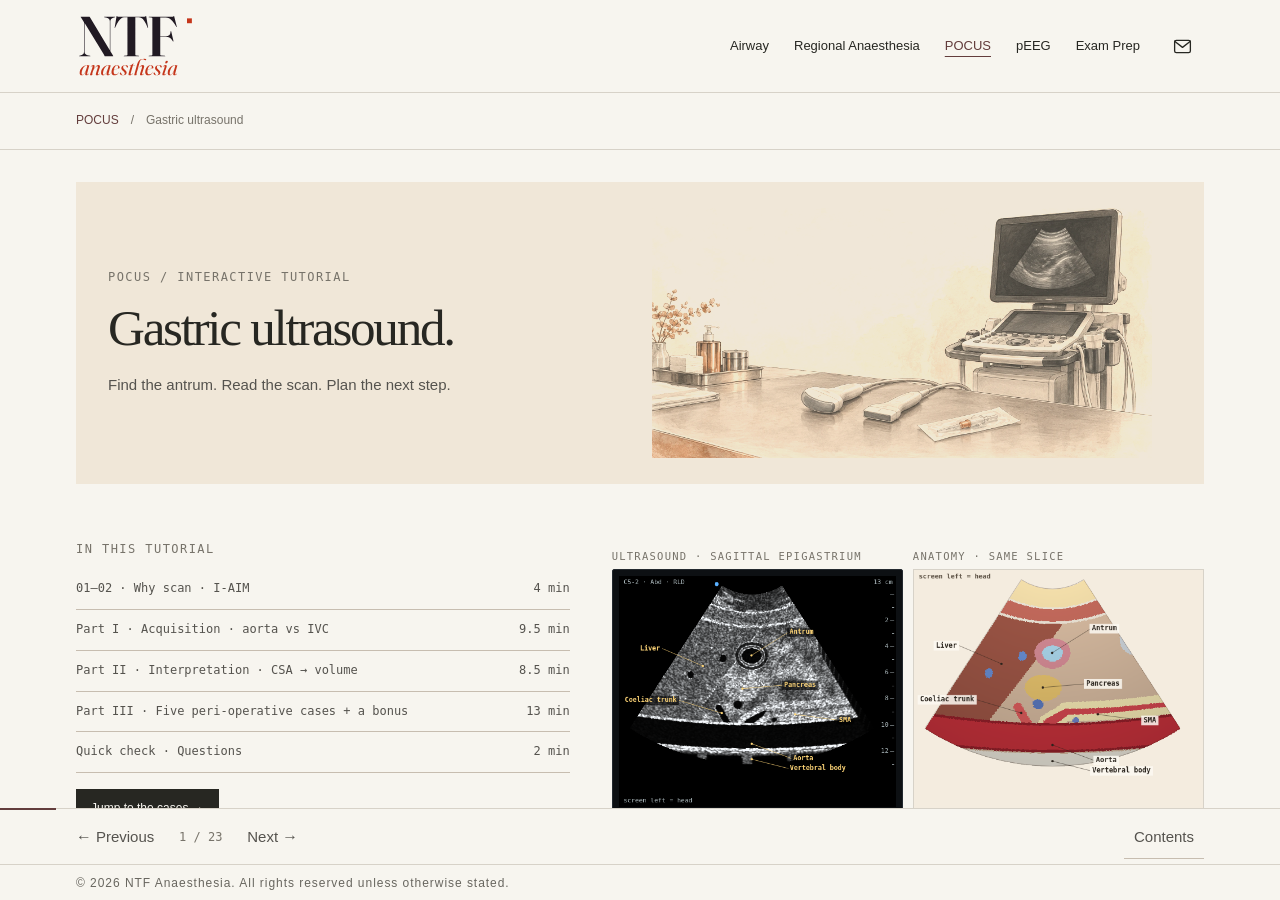
<file: pocus/gastric/index.html>
<!doctype html>
<html lang="en-GB" data-theme="light">
<head>
<meta charset="utf-8">
<meta name="viewport" content="width=device-width, initial-scale=1">
<title>Gastric ultrasound — NTF Anaesthesia</title>
<meta name="description" content="Masterclass: point-of-care gastric ultrasound — I-AIM, aorta vs IVC, CSA to volume, five peri-operative cases and a bonus case. Interactive 37-minute tutorial.">
<style>
:root{
  --bg:#F7F2EA; --panel:#FDFAF3; --line:#E0D6C2; --line2:#CFC2A8; --ink:#2A241D; --ink2:#5A4F42; --mute:#8A7E6D; --faint:#B3A795;
  --accent:#A8541F; --accent-soft:rgba(168,84,31,.10); --red:#B85042; --blue:#2A5B8C; --green:#4C7A45; --amber:#B9852A;
  --serif:Georgia,'Iowan Old Style','Times New Roman',serif; --mono:ui-monospace,Menlo,'SF Mono',Consolas,monospace;
  --shadow:0 1px 0 rgba(42,36,29,.04),0 8px 24px -12px rgba(42,36,29,.18);
}
@media (prefers-color-scheme: dark){
  :root:not([data-theme="light"]){
    --bg:#1B1814; --panel:#242019; --line:#3A3329; --line2:#4A4135; --ink:#F1E9DB; --ink2:#CDBFAA; --mute:#9D907C; --faint:#6E6354;
    --accent:#D98A50; --accent-soft:rgba(217,138,80,.13); --red:#DC7B67; --blue:#7FA8DA; --green:#86B07C; --amber:#D9AE5B;
    --shadow:0 1px 0 rgba(0,0,0,.2),0 10px 30px -14px rgba(0,0,0,.6);
  }
}
:root[data-theme="dark"]{
  --bg:#1B1814; --panel:#242019; --line:#3A3329; --line2:#4A4135; --ink:#F1E9DB; --ink2:#CDBFAA; --mute:#9D907C; --faint:#6E6354;
  --accent:#D98A50; --accent-soft:rgba(217,138,80,.13); --red:#DC7B67; --blue:#7FA8DA; --green:#86B07C; --amber:#D9AE5B;
  --shadow:0 1px 0 rgba(0,0,0,.2),0 10px 30px -14px rgba(0,0,0,.6);
}
*{box-sizing:border-box}
html,body{margin:0;height:100%;background:var(--bg);color:var(--ink);font-family:var(--serif);-webkit-font-smoothing:antialiased}
body{overflow:hidden}
a{color:var(--accent)}
button{font:inherit;color:inherit}
.deck{position:fixed;inset:0 0 52px 0}
.slide{position:absolute;inset:0;overflow-y:auto;overflow-x:hidden;opacity:0;visibility:hidden;transform:translateX(24px);transition:opacity .35s ease,transform .35s ease,visibility 0s .35s}
.slide.active{opacity:1;visibility:visible;transform:none;transition:opacity .35s ease,transform .35s ease}
.slide.prev{transform:translateX(-24px)}
.inner{max-width:1360px;margin:0 auto;padding:34px 40px 30px;min-height:100%;display:flex;flex-direction:column}
.two{display:grid;grid-template-columns:minmax(0,5fr) minmax(0,7fr);gap:40px;align-items:start}
.two.even{grid-template-columns:1fr 1fr}
.kicker{font-family:var(--mono);font-size:12.5px;letter-spacing:.14em;text-transform:uppercase;color:var(--accent);margin-bottom:14px}
h1,h2,h3{font-weight:400;margin:0;letter-spacing:-.01em}
h1{font-size:clamp(40px,5.6vw,76px);line-height:1.02}
h2{font-size:clamp(28px,3vw,42px);line-height:1.1;margin-bottom:12px}
h3{font-size:19px;margin-bottom:4px}
.lede{font-size:18px;line-height:1.5;color:var(--ink2);margin:0 0 20px;max-width:60ch}
p{line-height:1.55}
.cap{font-family:var(--mono);font-size:11px;letter-spacing:.14em;text-transform:uppercase;color:var(--mute);margin:0 0 8px}
.rule{height:1px;background:var(--line);margin:18px 0}
.card{background:var(--panel);border:1px solid var(--line);border-radius:10px;padding:16px 18px;box-shadow:var(--shadow)}
.card + .card{margin-top:12px}
.card p{margin:4px 0 0;color:var(--ink2);font-size:15.5px}
.tag{display:inline-block;font-family:var(--mono);font-size:10.5px;letter-spacing:.14em;text-transform:uppercase;padding:3px 8px;border-radius:4px;border:1px solid currentColor}
.tag.avoid{color:var(--red)} .tag.def{color:var(--green)} .tag.deep{color:var(--blue)}
.callout{border-left:3px solid var(--accent);background:var(--accent-soft);padding:12px 16px;border-radius:0 8px 8px 0;font-size:16px;line-height:1.5;margin-top:16px}
.demo{position:sticky;top:0}
.panel{background:var(--panel);border:1px solid var(--line);border-radius:12px;padding:14px;box-shadow:var(--shadow)}
.panel + .panel{margin-top:12px}
canvas{display:block;width:100%;height:auto}
.us{background:#000;border-radius:8px;box-shadow:inset 0 0 0 1px #222}
.scanner{background:#0d1013;border-radius:10px;padding:6px;border:1px solid #23292f}
.side{border-radius:8px;border:1px solid var(--line)}
.ctrls{display:flex;flex-wrap:wrap;gap:10px 18px;align-items:center;margin-top:12px;font-family:var(--mono);font-size:12px;color:var(--ink2)}
.ctrls label{display:flex;align-items:center;gap:8px;white-space:nowrap}
.ctrls output{min-width:52px;color:var(--ink);font-weight:600}
input[type=range]{accent-color:var(--accent);width:150px}
.seg{display:inline-flex;border:1px solid var(--line2);border-radius:8px;overflow:hidden;flex-wrap:wrap}
.seg button{background:transparent;border:0;padding:7px 12px;font-family:var(--mono);font-size:12px;cursor:pointer;color:var(--ink2);border-right:1px solid var(--line2)}
.seg button:last-child{border-right:0}
.seg button[aria-pressed=true]{background:var(--accent);color:#fff}
.btn{background:var(--ink);color:var(--bg);border:0;border-radius:8px;padding:8px 14px;font-family:var(--mono);font-size:12px;cursor:pointer;letter-spacing:.04em}
.btn.ghost{background:transparent;color:var(--ink);border:1px solid var(--line2)}
.btn:hover{filter:brightness(1.1)}
.status{font-family:var(--mono);font-size:12.5px;padding:8px 12px;border-radius:8px;background:var(--bg);border:1px solid var(--line);margin-top:10px;min-height:36px;line-height:1.45}
.status b{color:var(--accent)}
.ok{color:var(--green)!important} .bad{color:var(--red)!important} .warn{color:var(--amber)!important}
table.t{width:100%;border-collapse:collapse;font-size:15.5px}
table.t th{font-family:var(--mono);font-size:11px;letter-spacing:.14em;text-transform:uppercase;color:var(--mute);text-align:left;font-weight:400;padding:8px 10px;border-bottom:1px solid var(--line2)}
table.t td{padding:11px 10px;border-bottom:1px solid var(--line);vertical-align:top;line-height:1.45;color:var(--ink2)}
table.t td:first-child{color:var(--ink);font-size:16.5px;white-space:nowrap}
#r2Table td:first-child{white-space:normal;font-size:15px}
#r2Table td:last-child{white-space:nowrap;font-family:var(--mono);font-size:13px}
table.t tr.pick{cursor:pointer;transition:background .15s}
table.t tr.pick:hover{background:var(--accent-soft)}
table.t tr.pick.on{background:var(--accent-soft);box-shadow:inset 3px 0 0 var(--accent)}
.chip{display:inline-block;padding:3px 9px;margin:2px 4px 2px 0;border:1px solid var(--line2);border-radius:999px;font-size:14px;cursor:pointer;background:var(--panel);color:var(--ink2)}
.chip:hover{border-color:var(--accent)}
.chip.on{background:var(--accent);border-color:var(--accent);color:#fff}
.num{font-family:var(--mono);color:var(--accent);font-size:13px;letter-spacing:.06em}
.plist{list-style:none;padding:0;margin:0;display:grid;gap:8px}
.plist li{display:grid;grid-template-columns:34px 1fr;gap:10px;padding:11px 14px;border:1px solid var(--line);border-radius:10px;background:var(--panel);cursor:pointer;transition:border-color .15s,transform .15s}
.plist li:hover{border-color:var(--line2)}
.plist li.on{border-color:var(--accent);box-shadow:inset 3px 0 0 var(--accent)}
.plist li b{font-weight:400;font-size:16.5px;display:block}
.plist li span{color:var(--ink2);font-size:14.5px;line-height:1.45}
.tabs{display:flex;gap:6px;margin-bottom:10px;flex-wrap:wrap}
.tabs button{background:transparent;border:1px solid var(--line2);border-radius:999px;padding:6px 14px;font-family:var(--mono);font-size:12px;cursor:pointer;color:var(--ink2)}
.tabs button[aria-selected=true]{background:var(--ink);color:var(--bg);border-color:var(--ink)}
.tabpanel[hidden]{display:none}
.grid2{display:grid;grid-template-columns:1fr 1fr;gap:10px}
.grid-us{display:grid;grid-template-columns:1.15fr 1fr;gap:10px;align-items:start}
.mini{font-family:var(--mono);font-size:11px;color:var(--mute);margin-top:6px;line-height:1.4}
.legend{display:flex;gap:14px;flex-wrap:wrap;font-family:var(--mono);font-size:11px;color:var(--mute);margin-top:6px}
.legend i{display:inline-block;width:10px;height:10px;border-radius:2px;margin-right:5px;vertical-align:-1px}
.quote{font-style:italic;color:var(--mute)}
.crit{display:grid;grid-template-columns:auto 1fr auto;gap:6px 12px;font-size:15px;align-items:center}
.crit .ic{width:20px;height:20px;border-radius:50%;display:grid;place-items:center;font-family:var(--mono);font-size:12px;border:1px solid var(--line2);color:var(--mute)}
.crit .ic.ok{border-color:var(--green);background:var(--green);color:#fff!important}
.crit .ic.bad{border-color:var(--red);color:var(--red)}
.crit .val{font-family:var(--mono);font-size:12.5px;color:var(--ink2);text-align:right}
/* divider slides */
.divider .inner{justify-content:center}
.divider h1{font-size:clamp(56px,8vw,112px)}
.big-quote{font-size:clamp(20px,2vw,26px);line-height:1.45;color:var(--ink2);max-width:46ch;font-style:italic;margin-top:30px}
/* bottom bar */
.bar{position:fixed;left:0;right:0;bottom:0;height:52px;border-top:1px solid var(--line);background:var(--panel);display:flex;align-items:center;gap:16px;padding:0 18px;font-family:var(--mono);font-size:12px;color:var(--ink2);z-index:20}
.bar .q{flex:1;min-width:0;white-space:nowrap;overflow:hidden;text-overflow:ellipsis;font-family:var(--serif);font-style:italic;color:var(--mute);font-size:13px}
.bar .prog{position:absolute;left:0;top:-1px;height:2px;background:var(--accent);transition:width .3s}
.bar .pace{position:absolute;left:0;top:-1px;height:2px;width:2px;background:var(--ink);opacity:.5}
.bar button{background:transparent;border:1px solid var(--line2);border-radius:6px;padding:5px 9px;cursor:pointer;font-family:var(--mono);font-size:12px;color:var(--ink2)}
.timer{display:flex;gap:10px;align-items:center}
.timer .el{font-weight:600;color:var(--ink);min-width:44px}
.timer .sl{color:var(--mute)}
.timer .over{color:var(--red)}
#notes{position:fixed;right:16px;bottom:64px;max-width:440px;background:var(--ink);color:var(--bg);border-radius:12px;padding:12px 16px;z-index:18;box-shadow:var(--shadow);font-size:15px;line-height:1.45}
#notes .cap{color:var(--faint)}#notes p{margin:4px 0 0}#notes kbd{background:transparent;color:var(--bg)}
.pov{font-family:var(--mono);font-size:10.5px;letter-spacing:.12em;text-transform:uppercase;color:var(--mute);margin:8px 0 4px}
#overview{position:fixed;inset:0 0 52px 0;background:var(--bg);z-index:15;overflow:auto;padding:30px;display:none}
#overview.show{display:block}
#overview .og{display:grid;grid-template-columns:repeat(auto-fill,minmax(230px,1fr));gap:12px;max-width:1300px;margin:0 auto}
#overview button{text-align:left;background:var(--panel);border:1px solid var(--line);border-radius:10px;padding:14px;cursor:pointer;min-height:96px}
#overview button.cur{border-color:var(--accent)}
#overview .on{font-family:var(--mono);font-size:11px;color:var(--accent);letter-spacing:.12em}
#overview .ot{font-size:16px;margin-top:6px;display:block}
#overview .om{font-family:var(--mono);font-size:11px;color:var(--mute);margin-top:6px;display:block}
.agenda{list-style:none;padding:0;margin:20px 0 0;font-family:var(--mono);font-size:12.5px;color:var(--ink2)}
.agenda li{display:flex;justify-content:space-between;border-bottom:1px dashed var(--line2);padding:6px 0}
.hint{font-family:var(--mono);font-size:11.5px;color:var(--mute);margin-top:18px}
kbd{font-family:var(--mono);font-size:11px;border:1px solid var(--line2);border-bottom-width:2px;border-radius:4px;padding:1px 5px;background:var(--panel)}
.qz{display:grid;gap:12px}
.qz .card h3{font-size:17px;line-height:1.35}
.qz .opts{display:flex;flex-wrap:wrap;gap:6px;margin-top:10px}
.qz .opts button{border:1px solid var(--line2);background:var(--bg);border-radius:8px;padding:7px 12px;cursor:pointer;font-size:14.5px;text-align:left}
.qz .opts button.right{background:var(--green);border-color:var(--green);color:#fff}
.qz .opts button.wrong{background:transparent;border-color:var(--red);color:var(--red);text-decoration:line-through}
.qz .why{font-size:14.5px;color:var(--ink2);margin-top:8px;display:none}
.qz .card.done .why{display:block}
details.src{margin-top:10px;font-family:var(--mono);font-size:12px;color:var(--mute)}
details.src img{max-width:100%;border-radius:8px;margin-top:8px;border:1px solid var(--line);background:#fff}
svg text{font-family:var(--mono)}
.arm-vein{cursor:pointer;transition:stroke-width .15s}
.arm-vein:hover{stroke-width:7}
@media (max-width:1050px){
  .two,.two.even{grid-template-columns:1fr;gap:22px}
  .demo{position:static}
  .inner{padding:22px 16px 28px}
  .grid-us{grid-template-columns:1fr}
  .bar .q{display:none}
}
@media (max-width:560px){ .grid2{grid-template-columns:1fr} table.t td:first-child{white-space:normal} input[type=range]{width:120px} }
@media (prefers-reduced-motion: reduce){ .slide{transition:none} }

/* ===== gastric deck additions ===== */
b.ink{font-weight:400;color:var(--ink)}
.num.big{font-family:var(--serif);font-size:26px;letter-spacing:0;color:var(--accent);line-height:1}
.plist li .tag{margin-left:6px;vertical-align:2px;font-size:9.5px;padding:2px 6px}
.t2 td:first-child{font-family:var(--mono);font-size:12px;letter-spacing:.06em;text-transform:uppercase;color:var(--mute);white-space:nowrap}
.t2 td{font-size:14.5px}
.t2 tr.hl{background:var(--accent-soft)}
.formula{font-family:var(--mono);font-size:14px;background:var(--bg);border:1px solid var(--line2);border-radius:8px;padding:10px 12px;margin:10px 0 4px;color:var(--ink)}
.calc input[type=number]{width:74px;font-family:var(--mono);font-size:13px;padding:5px 7px;border:1px solid var(--line2);border-radius:6px;background:var(--bg);color:var(--ink)}
.status.big{font-size:14px;line-height:1.6}
.status.big .vv{font-size:22px;font-family:var(--serif);color:var(--ink)}
.chips{display:flex;flex-wrap:wrap;gap:6px;margin-top:8px}
.chips span{font-family:var(--mono);font-size:11px;border:1px solid var(--line2);border-radius:999px;padding:3px 9px;color:var(--ink2)}
.chips span.okc{border-color:var(--green);color:var(--green)}
.chips span.badc{border-color:var(--red);color:var(--red)}
.clock{margin-top:10px;font-family:var(--mono);font-size:12px;color:var(--ink2)}
.clock .trk{height:8px;border-radius:4px;background:var(--line);position:relative;overflow:hidden;margin-top:6px}
.clock .trk i{position:absolute;left:0;top:0;bottom:0;background:var(--accent);border-radius:4px}
/* media */
.stage{background:#000;border-radius:8px;overflow:hidden;position:relative;aspect-ratio:4/3;display:flex;align-items:center;justify-content:center;box-shadow:inset 0 0 0 1px #222}
.stage img,.stage video{max-width:100%;max-height:100%;display:block;object-fit:contain}
.stage .zoom{position:absolute;right:8px;top:8px;background:rgba(0,0,0,.55);color:#fff;border:1px solid rgba(255,255,255,.35);border-radius:6px;font-family:var(--mono);font-size:11px;padding:4px 8px;cursor:pointer}
.stage .badge{position:absolute;left:8px;top:8px;background:rgba(0,0,0,.6);color:#ffd678;font-family:var(--mono);font-size:10.5px;letter-spacing:.1em;text-transform:uppercase;padding:3px 7px;border-radius:4px}
.mcap{font-size:14.5px;line-height:1.45;color:var(--ink2);margin-top:8px;min-height:42px}
.mcap .id{font-family:var(--mono);font-size:11px;color:var(--mute);margin-right:6px}
.thumbs{display:flex;gap:8px;margin-top:8px;flex-wrap:wrap}
.thumbs button{padding:0;border:2px solid transparent;border-radius:7px;overflow:hidden;width:92px;height:69px;background:#000;cursor:pointer;position:relative;flex:none}
.thumbs button.on{border-color:var(--accent)}
.thumbs img{width:100%;height:100%;object-fit:cover;display:block}
.thumbs .k{position:absolute;left:0;right:0;bottom:0;font-family:var(--mono);font-size:9.5px;color:#fff;background:linear-gradient(transparent,rgba(0,0,0,.75));padding:8px 4px 2px;text-align:left;letter-spacing:.04em}
.thumbs .pl{position:absolute;right:4px;top:3px;color:#fff;font-size:11px;text-shadow:0 0 4px #000}
/* cases */
.facts{display:grid;grid-template-columns:max-content 1fr;gap:4px 14px;font-size:15px;margin:10px 0 4px}
.facts dt{font-family:var(--mono);font-size:11px;letter-spacing:.12em;text-transform:uppercase;color:var(--mute);padding-top:3px}
.facts dd{margin:0;color:var(--ink2)}
.steps{list-style:none;padding:0;margin:14px 0 0;display:grid;gap:8px}
.steps li{border:1px solid var(--line);border-radius:10px;background:var(--panel);padding:10px 14px}
.steps .sh{display:flex;align-items:center;gap:10px;cursor:pointer}
.steps .sl{font-family:var(--serif);font-size:22px;color:var(--accent);width:22px;text-align:center}
.steps .sq{flex:1;font-size:15.5px}
.steps .sq small{display:block;font-family:var(--mono);font-size:10.5px;letter-spacing:.12em;text-transform:uppercase;color:var(--mute)}
.steps .sb{font-family:var(--mono);font-size:11px;border:1px solid var(--line2);border-radius:999px;padding:3px 10px;color:var(--ink2);background:transparent}
.steps .sa{display:none;margin-top:8px;padding-top:8px;border-top:1px dashed var(--line2);font-size:15px;line-height:1.5;color:var(--ink2)}
.steps li.shown{border-color:var(--accent);box-shadow:inset 3px 0 0 var(--accent)}
.steps li.shown .sa{display:block}
.steps li.shown .sb{display:none}
.pearl{margin-top:12px;font-style:italic;font-size:17px;color:var(--ink);border-left:3px solid var(--accent);padding:6px 0 6px 14px;display:none}
.pearl.shown{display:block}
.caseGrid{display:grid;grid-template-columns:repeat(2,1fr);gap:10px}
.caseGrid button{display:grid;grid-template-columns:84px 1fr;gap:10px;align-items:center;text-align:left;border:1px solid var(--line);border-radius:10px;background:var(--panel);padding:8px;cursor:pointer;box-shadow:var(--shadow)}
.caseGrid button:hover{border-color:var(--accent)}
.caseGrid img{width:84px;height:63px;object-fit:cover;border-radius:6px;background:#000;display:block}
.caseGrid b{font-weight:400;font-size:15px;display:block;line-height:1.25}
.caseGrid span{font-family:var(--mono);font-size:10.5px;color:var(--accent);letter-spacing:.1em}
/* library */
.lib{display:grid;grid-template-columns:repeat(auto-fill,minmax(178px,1fr));gap:12px;margin-top:12px}
.lib button{border:1px solid var(--line);border-radius:10px;background:var(--panel);padding:0;overflow:hidden;cursor:pointer;text-align:left;box-shadow:var(--shadow)}
.lib button:hover{border-color:var(--accent)}
.lib .ph{aspect-ratio:4/3;background:#000;position:relative}
.lib .ph img{width:100%;height:100%;object-fit:cover;display:block}
.lib .ph .pl{position:absolute;right:6px;top:4px;color:#fff;font-size:12px;text-shadow:0 0 4px #000}
.lib .tx{padding:7px 9px 9px;font-size:13px;line-height:1.35;color:var(--ink2)}
.lib .tx b{display:block;font-family:var(--mono);font-size:10.5px;font-weight:400;color:var(--accent);letter-spacing:.08em;margin-bottom:2px}
#lb{position:fixed;inset:0;background:rgba(10,8,6,.88);z-index:40;display:flex;align-items:center;justify-content:center;padding:20px}
#lb[hidden]{display:none}
.lbIn{width:min(1100px,100%);max-height:100%;display:flex;flex-direction:column;gap:10px;position:relative}
.lbStage{background:#000;border-radius:10px;display:flex;align-items:center;justify-content:center;min-height:200px;max-height:calc(100vh - 150px);overflow:hidden}
.lbStage img,.lbStage video{max-width:100%;max-height:calc(100vh - 150px);display:block;object-fit:contain}
.lbBar{display:flex;gap:12px;align-items:center}
.lbBar button,.lbX{background:rgba(255,255,255,.1);color:#fff;border:1px solid rgba(255,255,255,.3);border-radius:8px;padding:8px 14px;font-family:var(--mono);cursor:pointer}
.lbX{position:absolute;right:0;top:-46px}
.lbCap{flex:1;color:#eee;font-size:15px;line-height:1.45}
.lbCap .id{font-family:var(--mono);font-size:11px;color:#bbb;margin-right:8px}
/* flowchart */
.flow svg{width:100%;height:auto;display:block}
.flow .bx{fill:var(--panel);stroke:var(--line2)}
.flow .bx.lo{stroke:var(--green);fill:color-mix(in srgb,var(--green) 10%,var(--panel))}
.flow .bx.hi{stroke:var(--red);fill:color-mix(in srgb,var(--red) 9%,var(--panel))}
.flow .bx.md{stroke:var(--blue);fill:color-mix(in srgb,var(--blue) 9%,var(--panel))}
.flow .bx.q{stroke:var(--accent);fill:var(--accent-soft)}
.flow text{font-family:var(--mono);font-size:12px;fill:var(--ink)}
.flow text.s{font-size:10.5px;fill:var(--ink2)}
.flow text.h{font-family:var(--serif);font-size:15px}
.flow path{stroke:var(--line2);fill:none;stroke-width:1.4}
.flow .ah{fill:var(--line2);stroke:none}
.refs{font-family:var(--serif);font-size:13.5px;color:var(--ink2);padding-left:18px;line-height:1.45}
.refs li{margin-bottom:4px}
.stage.sm{aspect-ratio:4/3}
@media (max-width:1050px){ .caseGrid{grid-template-columns:1fr} .thumbs button{width:76px;height:57px} }
.card p.mini{font-size:11.5px;color:var(--mute);line-height:1.45}
[hidden]{display:none!important}
table.qt{font-size:12px}
table.qt th,table.qt td{padding:4px 5px;font-family:var(--mono);font-size:11.5px;text-align:right}
table.qt td:first-child{font-size:11.5px;color:var(--mute)}
@media (max-width:1050px){ .two,.two.even{grid-template-columns:minmax(0,1fr)} .grid-us{grid-template-columns:minmax(0,1fr)} }
@media (max-width:560px){
  .grid2{grid-template-columns:minmax(0,1fr)}
  .bar{gap:8px;padding:0 8px} .timer .sl,#tmR,#ntB,#ovB{display:none}
  .ctrls label{white-space:normal;flex-wrap:wrap} input[type=range]{width:110px}
  table.t td:first-child,.t2 td:first-child{white-space:normal}
  .facts{grid-template-columns:1fr} .facts dt{padding-top:6px}
  .lib{grid-template-columns:repeat(2,minmax(0,1fr))}
  .tabs{gap:4px} .tabs button{padding:5px 10px}
}
.jump{margin-top:16px;max-width:540px}
#jumpChips{display:flex;flex-wrap:wrap;gap:4px;margin-top:8px}
.jump .chip{font-family:var(--mono);font-size:11px;padding:3px 8px;margin:0}
</style>
<link rel="icon" href="../ana-ntf-monogram.svg" type="image/svg+xml"><meta name="robots" content="noindex,nofollow"><link rel="stylesheet" href="../assets/navigation.css?v=20261008"><link rel="stylesheet" href="../assets/site-shell.css?v=20261008"><link rel="stylesheet" href="../assets/pocus-course.css?v=20261019-nopicker"><link rel="stylesheet" href="../assets/header-nav.css?v=20261008"><script defer src="../assets/navigation.js?v=20261008"></script><script defer src="../assets/pocus-course.js?v=20261019-flat"></script><link rel="stylesheet" href="../assets/panoramic-banners.css?v=20261008-wide"><link rel="stylesheet" href="../assets/banner-framing.css?v=20261008"></head>
<body class="pocus-course"><header class="ntf-header"><div class="ntf-header-inner"><a class="ntf-logo" href="https://anantf.com/" aria-label="NTF Anaesthesia home"><img src="../ana-ntf-logo.svg?v=clean" alt="NTF Anaesthesia" width="229" height="120"></a><button class="ntf-mobile-toggle" type="button" aria-expanded="false" aria-controls="ntf-main-nav">Menu <svg viewBox="0 0 20 20" width="18" height="18" fill="none" stroke="currentColor" aria-hidden="true"><path d="M3 6h14M3 10h14M3 14h14"/></svg></button><nav class="ntf-nav" id="ntf-main-nav" aria-label="Main navigation"><a href="https://airway.anantf.com/airway.html">Airway</a><a href="https://regional.anantf.com/">Regional Anaesthesia</a><a href="../" aria-current="page">POCUS</a><a href="https://anantf.com/bis/">pEEG</a><a href="https://exams.anantf.com/">Exam Prep</a></nav><a class="ntf-contact" href="mailto:contact@anantf.com" aria-label="Email NTF Anaesthesia" title="Email NTF Anaesthesia"><svg viewBox="0 0 24 24" width="21" height="21" fill="none" stroke="currentColor" stroke-width="1.5" stroke-linecap="round" stroke-linejoin="round" aria-hidden="true"><rect x="3" y="5" width="18" height="14" rx="2"/><path d="m3 6 9 7 9-7"/></svg></a></div></header>
<nav class="course-toolbar" aria-label="Tutorial navigation"><div class="course-toolbar-inner"><div class="course-breadcrumb"><a href="../">POCUS</a><span aria-hidden="true">/</span><span>Gastric ultrasound</span></div><label class="course-section-picker"><span class="course-sr-only">Tutorial section</span><select id="course-section" aria-label="Tutorial section"></select></label></div></nav><main class="deck" id="deck" tabindex="-1">

<!-- ============ 1 TITLE ============ -->
<section class="slide course-intro" data-min="0.5" data-title="Start here" data-prompt="Ask: who has delayed or cancelled a case for an uncertain fasting history this month? Who has scanned a stomach before?">
  <div class="inner two course-start-grid"><section class="course-hero wide-illustration-banner ntf-illustrated-banner" aria-label="Tutorial introduction"><div><p class="course-eyebrow">POCUS / Interactive tutorial</p><h1>Gastric ultrasound.</h1><p class="course-hero-lead">Find the antrum. Read the scan. Plan the next step.</p></div><figure><img src="../assets/ether-pocus-equipment.webp" width="1774" height="887" alt="" aria-hidden="true"></figure></section>
    <div>
      <p class="course-eyebrow">In this tutorial</p><ul class="agenda" style="max-width:440px">
        <li><span>01–02 · Why scan · I-AIM</span><span>4 min</span></li>
        <li><span>Part I · Acquisition · aorta vs IVC</span><span>9.5 min</span></li>
        <li><span>Part II · Interpretation · CSA → volume</span><span>8.5 min</span></li>
        <li><span>Part III · Five peri-operative cases + a bonus</span><span>13 min</span></li>
        <li><span>Quick check · Questions</span><span>2 min</span></li>
      </ul>
      <div class="jump"><button class="btn" id="jumpCases">Jump to the cases →</button><span id="jumpChips"></span></div>
      <p class="mini" style="margin-top:10px">One rule throughout: <b>never call a stomach empty from the supine view alone.</b></p>

    </div>
    <div>
      <div class="grid2"><div><div class="pov">Ultrasound · sagittal epigastrium</div><div class="scanner"><canvas id="hero" class="us"></canvas></div></div><div><div class="pov">Anatomy · same slice</div><canvas id="heroA" class="side"></canvas></div></div>
      <div class="mini">Live simulation · curvilinear probe in the sagittal plane over the aorta, right lateral decubitus. Liver in front, antrum in the middle, pancreas, SMA and aorta behind. Watch the antrum contract.</div>
    </div>
  </div>
</section>

<!-- ============ 2 WHY ============ -->
<section class="slide" data-min="2" data-title="Why scan the stomach" data-prompt="Run through the five patients. Same fasting clock, five different stomachs. Ask: which of these would you have induced without a second thought?">
  <div class="inner two">
    <div>
      <div class="kicker">01 · Why scan the stomach</div>
      <h2>Fasting time is a proxy. The antrum is the target.</h2>
      <p class="lede">A fasting history tells you when food went in. It cannot tell you whether it has left.</p>
      <div class="card">
        <div class="cap">The stakes</div>
        <p>Pulmonary aspiration is uncommon, but it was the single most common cause of death among the anaesthetic airway events in NAP4.</p>
      </div>
      <div class="card">
        <div class="cap">Where the proxy fails</div>
        <p><b class="ink">Slow emptying</b> — GLP-1 receptor agonists, diabetes with autonomic neuropathy, opioids, pain and trauma, Parkinson's disease, renal failure.</p>
        <p><b class="ink">Unreliable history</b> — dementia, language barriers, emergencies, "just a sip of water".</p>
        <p><b class="ink">Something else in the stomach</b> — blood from an upper GI bleed.</p>
      </div>
      <div class="callout">Gastric ultrasound replaces an assumption with an observation — at the bedside, in a few minutes.</div>
    </div>
    <div class="demo">
      <div class="panel">
        <div class="tabs" id="whyTabs"></div>
        <div class="grid-us">
          <div><div class="pov" id="whyPov">Ultrasound · RLD · aorta plane</div><div class="scanner"><canvas id="whyUS" class="us"></canvas></div></div>
          <div><div class="status" id="whyStat" style="margin-top:22px"></div>
            <div class="clock" id="whyClock"></div></div>
        </div>
        <div class="mini">Illustrative simulation. Every patient here gives the same answer to "when did you last eat?"</div>
      </div>
    </div>
  </div>
</section>

<!-- ============ 3 I-AIM ============ -->
<section class="slide" data-min="1.5" data-title="I-AIM framework" data-prompt="Name the four steps. Stress that the Indication step includes 'would the answer change what I do?' — if not, do not scan, act.">
  <div class="inner two">
    <div>
      <div class="kicker">02 · The I-AIM framework</div>
      <h2>Four questions, always in this order.</h2>
      <p class="lede">A structure for doing — and teaching — gastric point-of-care ultrasound (Perlas et al., BJA 2016).</p>
      <ul class="plist" id="iaimList">
        <li data-k="i" class="on"><span class="num big">I</span><div><b>Indication</b><span>Is the aspiration risk uncertain, and would the answer change your plan?</span></div></li>
        <li data-k="a"><span class="num big">A</span><div><b>Acquisition</b><span>Curvilinear probe, sagittal epigastrium, supine then right lateral decubitus.</span></div></li>
        <li data-k="n"><span class="num big">I</span><div><b>Interpretation</b><span>Qualitative first — what is it? Then quantitative — if clear fluid, how much?</span></div></li>
        <li data-k="m"><span class="num big">M</span><div><b>Medical decision-making</b><span>Low risk: proceed. High risk: postpone, protect the airway, or change the technique.</span></div></li>
      </ul>
    </div>
    <div class="demo">
      <div class="panel iaimP" data-k="i">
        <div class="cap">Indication · scan when the answer matters</div>
        <table class="t"><tbody>
          <tr><td>Scan</td><td>Fasting status unknown, unclear or unreliable. Fasted, but a condition that slows emptying (GLP-1 RA, diabetic autonomic neuropathy, opioids, trauma, Parkinson's, renal failure). Clear fluid taken late and the volume is uncertain.</td></tr>
          <tr><td>Don't scan</td><td>The answer will not change management: bowel obstruction, a crash induction, an RSI that is already indicated for other reasons.</td></tr>
        </tbody></table>
        <div class="callout">A scan that cannot change the plan only delays it.</div>
      </div>
      <div class="panel iaimP" data-k="a" hidden>
        <div class="cap">Acquisition · the minimum dataset</div>
        <div class="crit">
          <span class="ic ok">1</span><span>Curvilinear 2–5 MHz, abdominal preset</span><span class="val">deep first</span>
          <span class="ic ok">2</span><span>Sagittal epigastrium, marker to the head</span><span class="val">sweep L → R</span>
          <span class="ic ok">3</span><span>Antrum between liver and pancreas</span><span class="val">≈ 3–4 cm deep</span>
          <span class="ic ok">4</span><span>Great vessel behind it</span><span class="val">aorta (or IVC)</span>
          <span class="ic ok">5</span><span>Supine, then right lateral decubitus</span><span class="val">both, always</span>
          <span class="ic ok">6</span><span>Clear fluid? Freeze between contractions</span><span class="val">trace the serosa</span>
        </div>
        <canvas id="iaTop" class="side" style="margin-top:12px"></canvas>
      </div>
      <div class="panel iaimP" data-k="n" hidden>
        <div class="cap">Interpretation · content first, then quantity</div>
        <table class="t"><thead><tr><th>Content</th><th>Looks like</th><th>Then</th></tr></thead><tbody>
          <tr><td>Empty</td><td>Flat or target-shaped antrum, thick dark muscle layer, both positions</td><td><span class="tag def">Low risk</span></td></tr>
          <tr><td>Clear fluid</td><td>Anechoic, distended, thin walls; bubbles look like a "starry night"</td><td><span class="tag deep">Measure</span></td></tr>
          <tr><td>Thick fluid</td><td>Homogeneous, echogenic content</td><td><span class="tag avoid">High risk</span></td></tr>
          <tr><td>Solid</td><td>"Frosted glass" early; heterogeneous, mixed echogenicity later</td><td><span class="tag avoid">High risk</span></td></tr>
        </tbody></table>
      </div>
      <div class="panel iaimP" data-k="m" hidden>
        <div class="cap">Medical decision-making</div>
        <div class="flow" data-flow="1"></div>
      </div>
    </div>
  </div>
</section>

<!-- ============ 4 PART I ============ -->
<section class="slide divider" data-min="0.5" data-title="Part I · Acquisition" data-prompt="Probe, position, plane. The aim of Part I is that everyone can find the antrum and say which great vessel is behind it.">
  <div class="inner two" style="align-items:center;flex:1">
    <div>
      <div class="kicker">Part I · Acquisition</div>
      <h1>Find the antrum.</h1>
      <p class="big-quote" style="font-style:normal">Liver in front, pancreas behind, a great vessel underneath. And if you cannot find the vessel, find the spine.</p>
      <p class="cap" style="margin-top:22px;line-height:2">Curvilinear · Supine then RLD · Sagittal sweep · Antrum at the aorta</p>
    </div>
    <div><div class="panel"><canvas id="p1Top" class="side"></canvas><div class="mini">Bird's-eye view of the epigastrium. The probe sweeps sagittally from the left to the right subcostal margin.</div></div></div>
  </div>
</section>

<!-- ============ 5 SET-UP & SWEEP ============ -->
<section class="slide" data-min="2.5" data-title="Set-up and the sweep" data-prompt="Slide the probe from far left to far right. Name the plane each time. Then switch Supine ⇄ RLD at the aorta plane with 80 mL in the stomach and ask what changed.">
  <div class="inner two">
    <div>
      <div class="kicker">03 · Set-up and the sweep</div>
      <h2>Start supine. Finish in right lateral decubitus.</h2>
      <div class="card"><div class="cap">Probe &amp; preset</div><p>Curvilinear 2–5 MHz, abdominal preset. Start deep (≈ 15–16 cm) to see the spine and the great vessels, then shallow up once you have the antrum.</p></div>
      <div class="card"><div class="cap">Position</div><p>Supine (or 45° head-up if they cannot lie flat), then <b class="ink">right lateral decubitus</b>. Gravity moves fluid into the antrum and air out of it.</p></div>
      <div class="card"><div class="cap">The sweep</div><p>Sagittal, marker to the head. Sweep from the left to the right subcostal margin. The antrum is superficial — about 3–4 cm deep.</p></div>
      <div class="callout">Never call an empty stomach on the supine view alone.</div>
    </div>
    <div class="demo">
      <div class="panel">
        <div class="grid2"><div><div class="pov">Ultrasound</div><div class="scanner"><canvas id="swUS" class="us"></canvas></div></div><div><div class="pov">Anatomy · same slice</div><canvas id="swA" class="side"></canvas></div></div>
        <div class="grid-us" style="margin-top:10px">
          <div><div class="pov">Probe on the abdomen · bird's-eye</div><canvas id="swTop" class="side"></canvas></div>
          <div>
            <div class="ctrls" style="margin-top:0;flex-direction:column;align-items:flex-start">
              <label>Slide probe <input type="range" id="swX" min="-7" max="8.5" value="0.9" step="0.1"><output id="swXo"></output></label>
              <div class="seg" id="swPos"><button data-v="sup" aria-pressed="false">Supine</button><button data-v="rld" aria-pressed="true">Right lateral</button></div>
              <label>Clear fluid in stomach <input type="range" id="swV" min="0" max="250" value="80" step="5"><output id="swVo"></output></label>
              <button class="btn ghost" id="swLbl">Labels on/off</button>
            </div>
            <div class="status" id="swStat"></div>
          </div>
        </div>
      </div>
    </div>
  </div>
</section>

<!-- ============ 6 STANDARD PLANE ============ -->
<section class="slide" data-min="1.5" data-title="Standard plane & the antral wall" data-prompt="Point to each landmark on the simulation, then on the real image. Ask: which layer makes the empty antrum look like a target? (Muscularis propria — the thick dark ring.)">
  <div class="inner two">
    <div>
      <div class="kicker">04 · The standard plane</div>
      <h2>Liver in front. Pancreas behind. Aorta underneath.</h2>
      <p class="lede">The antrum is the most reliably imaged part of the stomach, and its cross-sectional area tracks total gastric volume.</p>
      <div class="card">
        <div class="cap">Landmark checklist · sagittal, aorta level</div>
        <div class="crit">
          <span class="ic ok">✓</span><span>Left lobe of the liver</span><span class="val">anterior</span>
          <span class="ic ok">✓</span><span>Antrum · round or oval, layered wall</span><span class="val">middle</span>
          <span class="ic ok">✓</span><span>Pancreas</span><span class="val">posterior</span>
          <span class="ic ok">✓</span><span>SMA (and coeliac) arising from the aorta</span><span class="val">behind</span>
          <span class="ic ok">✓</span><span>Aorta on the vertebral body</span><span class="val">deepest</span>
        </div>
      </div>
      <div class="card">
        <div class="cap">Five layers · inside → out</div>
        <p>Mucosa–lumen interface <b class="ink">bright</b> · deep mucosa <b class="ink">dark</b> · submucosa <b class="ink">bright</b> · muscularis propria <b class="ink">dark, thickest</b> · serosa <b class="ink">bright</b>.</p>
        <p class="mini">Measure from serosa to serosa — the full thickness of the wall.</p>
      </div>
    </div>
    <div class="demo">
      <div class="panel">
        <div class="grid2">
          <div><div class="pov">Ultrasound · RLD · empty antrum</div><div class="scanner"><canvas id="spUS" class="us"></canvas></div></div>
          <div><div class="pov">The antral wall</div><canvas id="spWall" class="side"></canvas>
            <div class="ctrls" style="margin-top:8px"><div class="seg" id="spSeg"><button data-v="0" aria-pressed="true">Empty</button><button data-v="1" aria-pressed="false">Distended</button></div></div></div>
        </div>
        <div class="pov" style="margin-top:12px">From the library · tap to enlarge</div>
        <div class="thumbs" id="spThumbs"></div>
      </div>
    </div>
  </div>
</section>

<!-- ============ 7 AORTA VS IVC ============ -->
<section class="slide" data-min="2.5" data-title="Aorta or IVC?" data-prompt="Switch planes. In the IVC plane hold 'Sniff', then hold 'Probe pressure'. Repeat in the aorta plane. Turn on colour. Ask: what if the patient is ventilated? (No sniff — rely on wall, side, branches, Doppler.)">
  <div class="inner two">
    <div>
      <div class="kicker">05 · Aorta or IVC?</div>
      <h2>Two tubes behind the antrum. Know which one you are on.</h2>
      <table class="t t2" id="avTable">
        <thead><tr><th>Feature</th><th>Aorta</th><th>IVC</th></tr></thead>
        <tbody>
          <tr data-f="side"><td>Side</td><td>Left of midline, on the vertebral body</td><td>Right of midline, behind and through the liver</td></tr>
          <tr data-f="wall"><td>Wall</td><td>Thick, bright, parallel walls</td><td>Thin, sometimes barely visible</td></tr>
          <tr data-f="pulse"><td>Pulsation</td><td>Expansile, systolic</td><td>Flickering, venous</td></tr>
          <tr data-f="sniff"><td>Sniff</td><td>No change</td><td>Calibre falls — collapses in spontaneous breathing</td></tr>
          <tr data-f="press"><td>Probe pressure</td><td>Holds its shape</td><td>Flattens</td></tr>
          <tr data-f="branch"><td>Branches</td><td>Coeliac trunk and SMA arise anteriorly</td><td>Hepatic veins join it; it runs into the right atrium</td></tr>
          <tr data-f="dop"><td>Colour</td><td>Pulsatile, high-velocity flow</td><td>Phasic, low-velocity flow</td></tr>
        </tbody>
      </table>
      <p class="mini" style="margin-top:10px">Use several features together. A ventilated patient cannot sniff; tricuspid regurgitation makes the IVC pulsatile.</p>
    </div>
    <div class="demo">
      <div class="panel">
        <div class="grid2"><div><div class="pov">Ultrasound · sagittal</div><div class="scanner"><canvas id="avUS" class="us"></canvas></div></div><div><div class="pov">Anatomy · same slice</div><canvas id="avA" class="side"></canvas></div></div>
        <div class="ctrls">
          <div class="seg" id="avSeg"><button data-v="ao" aria-pressed="true">Aorta plane</button><button data-v="ivc" aria-pressed="false">IVC plane</button></div>
          <button class="btn" id="avSniff">Hold: sniff</button>
          <button class="btn" id="avPress">Hold: probe pressure</button>
          <button class="btn ghost" id="avDop">Colour on/off</button>
          <button class="btn ghost" id="avLbl">Labels on/off</button>
        </div>
        <div class="status" id="avStat"></div>
      </div>
    </div>
  </div>
</section>

<!-- ============ 8 TRANSVERSE → SAGITTAL ============ -->
<section class="slide" data-min="2.5" data-title="Lost the aorta? Transverse → sagittal" data-prompt="Press 'Walk me through', then let a learner drive the sliders from step 1. Emphasise: centre first, then rotate — if you rotate off-centre the aorta slides out of the beam.">
  <div class="inner two">
    <div>
      <div class="kicker">06 · Lost the aorta?</div>
      <h2>Find it in cross-section, then rotate into its long axis.</h2>
      <ul class="plist" id="rtList">
        <li data-s="0" class="on"><span class="num">01</span><div><b>Go transverse and go deep</b><span>Marker to the patient's right, just below the xiphoid, depth 18 cm. Find the vertebral body — a bright arc with a black shadow behind it.</span></div></li>
        <li data-s="1"><span class="num">02</span><div><b>The aorta sits on the spine, left of midline</b><span>Round, thick-walled, pulsatile — on the screen's right. The IVC is to the patient's right (screen left): oval, thin-walled, breathing. The SMA, in its bright collar of fat, sits in front of the aorta.</span></div></li>
        <li data-s="2"><span class="num">03</span><div><b>Centre the aorta</b><span>Slide the probe until the aorta sits under the midline marker.</span></div></li>
        <li data-s="3"><span class="num">04</span><div><b>Rotate 90°, marker to the head</b><span>Keep it centred while you turn. The circle opens into a tube.</span></div></li>
        <li data-s="4"><span class="num">05</span><div><b>Fine-tune until the walls run parallel</b><span>Short, tapering segment = still oblique. Rotate or fan a few degrees until the tube crosses the whole screen.</span></div></li>
        <li data-s="5"><span class="num">06</span><div><b>Shallow up and find the antrum</b><span>Depth ≈ 12 cm. The antrum lies in front, between liver and pancreas. Need the IVC plane? Slide ≈ 3 cm to the patient's right.</span></div></li>
      </ul>
    </div>
    <div class="demo">
      <div class="panel">
        <div class="grid2"><div><div class="pov" id="rtPov">Ultrasound</div><div class="scanner"><canvas id="rtUS" class="us"></canvas></div></div><div><div class="pov">Anatomy · same slice</div><canvas id="rtA" class="side"></canvas></div></div>
        <div class="grid-us" style="margin-top:10px">
          <div><div class="pov">Probe on the abdomen · bird's-eye</div><canvas id="rtTop" class="side"></canvas></div>
          <div>
            <div class="ctrls" style="margin-top:0;flex-direction:column;align-items:flex-start">
              <label>Slide&nbsp;&nbsp; <input type="range" id="rtX" min="-5" max="6" value="2.6" step="0.1"><output id="rtXo"></output></label>
              <label>Rotate&nbsp; <input type="range" id="rtT" min="0" max="90" value="0" step="1"><output id="rtTo"></output></label>
              <label>Fan&nbsp;&nbsp;&nbsp;&nbsp; <input type="range" id="rtF" min="-15" max="15" value="0" step="1"><output id="rtFo"></output></label>
              <label>Depth&nbsp;&nbsp; <input type="range" id="rtD" min="10" max="20" value="18" step="1"><output id="rtDo"></output></label>
              <div><button class="btn" id="rtPlay">► Walk me through</button> <button class="btn ghost" id="rtReset">Reset</button></div>
            </div>
            <div class="status" id="rtStat"></div>
          </div>
        </div>
      </div>
    </div>
  </div>
</section>

<!-- ============ 9 PART II ============ -->
<section class="slide divider" data-min="0.5" data-title="Part II · Interpretation" data-prompt="Qualitative first. Only clear fluid earns a measurement.">
  <div class="inner two" style="align-items:center;flex:1">
    <div>
      <div class="kicker">Part II · Interpretation</div>
      <h1>Read the antrum.</h1>
      <p class="big-quote" style="font-style:normal">What is in it — and, only if it is clear fluid, how much.</p>
      <p class="cap" style="margin-top:22px;line-height:2">Qualitative · Grade 0 · 1 · 2 · CSA → volume · Decide</p>
    </div>
    <div><div class="grid2" id="p2Pair"></div><div class="mini">From the library: an empty antrum, and an antrum distended with clear fluid.</div></div>
  </div>
</section>

<!-- ============ 10 QUALITATIVE ============ -->
<section class="slide" data-min="2.5" data-title="What's in the antrum?" data-prompt="Click through each content type. For 'Solid — early' ask: why can't you see the posterior wall? (Air mixed into the food reflects and shadows.) Point out that gas can mimic it — rescan in RLD.">
  <div class="inner two">
    <div>
      <div class="kicker">07 · Qualitative assessment</div>
      <h2>Read the content before you measure anything.</h2>
      <ul class="plist" id="ctList">
        <li data-c="empty" class="on"><span class="num">00</span><div><b>Empty <span class="tag def">Low risk</span></b><span>Flat or round "target": bright centre, thick dark muscle ring. Both positions.</span></div></li>
        <li data-c="clear"><span class="num">01</span><div><b>Clear fluid <span class="tag deep">Measure</span></b><span>Anechoic, distended, thin walls, bright through-transmission behind.</span></div></li>
        <li data-c="bubbles"><span class="num">02</span><div><b>Clear fluid with bubbles <span class="tag deep">Measure</span></b><span>Recent drink — a "starry night" of bright dots rising in black fluid.</span></div></li>
        <li data-c="thick"><span class="num">03</span><div><b>Thick fluid <span class="tag avoid">High risk</span></b><span>Homogeneous, echogenic content: milk, feeds, blood.</span></div></li>
        <li data-c="solidEarly"><span class="num">04</span><div><b>Solid — early <span class="tag avoid">High risk</span></b><span>"Frosted glass": bright front edge, shadow behind, posterior wall hidden.</span></div></li>
        <li data-c="solidLate"><span class="num">05</span><div><b>Solid — later <span class="tag avoid">High risk</span></b><span>Heterogeneous, mixed echogenicity; the antrum is distended and lumpy.</span></div></li>
      </ul>
    </div>
    <div class="demo">
      <div class="panel">
        <div class="grid2">
          <div><div class="pov">Simulation · RLD</div><div class="scanner"><canvas id="ctUS" class="us"></canvas></div></div>
          <div><div class="pov">From the library</div><div class="stage sm" id="ctReal"></div></div>
        </div>
        <div class="status" id="ctStat"></div>
      </div>
    </div>
  </div>
</section>

<!-- ============ 11 GRADING ============ -->
<section class="slide" data-min="1.5" data-title="Grade 0 · 1 · 2" data-prompt="Start at 0 mL, then 40 mL (Grade 1 — RLD only), then 160 mL (Grade 2). Ask why the supine view misses small volumes (fluid pools in the dependent fundus and body).">
  <div class="inner two">
    <div>
      <div class="kicker">08 · Semi-quantitative grading</div>
      <h2>Same stomach, two positions.</h2>
      <p class="lede">For clear fluid: where you see it predicts how much there is (Perlas et al., Anesth Analg 2011).</p>
      <table class="t" id="grTable">
        <thead><tr><th>Grade</th><th>Supine</th><th>RLD</th><th>Usually means</th></tr></thead>
        <tbody>
          <tr data-g="0"><td>0</td><td>Empty</td><td>Empty</td><td>Empty stomach · low risk</td></tr>
          <tr data-g="1"><td>1</td><td>Empty</td><td>Fluid</td><td>Small volume, consistent with baseline secretions</td></tr>
          <tr data-g="2"><td>2</td><td>Fluid</td><td>Fluid</td><td>Larger volume, often &gt; 1.5 mL/kg — measure it</td></tr>
        </tbody>
      </table>
      <div class="callout">The grade is a fast screen. When clear fluid is seen, measure the CSA and calculate.</div>
    </div>
    <div class="demo">
      <div class="panel">
        <div class="grid2"><div><div class="pov">Supine</div><div class="scanner"><canvas id="grS" class="us"></canvas></div></div><div><div class="pov">Right lateral decubitus</div><div class="scanner"><canvas id="grR" class="us"></canvas></div></div></div>
        <div class="ctrls">
          <label>Clear fluid in stomach <input type="range" id="grV" min="0" max="350" value="40" step="5"><output id="grVo"></output></label>
          <label>Weight <input type="range" id="grW" min="40" max="120" value="70" step="1"><output id="grWo"></output></label>
        </div>
        <div class="status" id="grStat"></div>
        <div class="mini">Simulation thresholds are illustrative. In practice, grade and volume are related but overlap.</div>
      </div>
    </div>
  </div>
</section>

<!-- ============ 12 CSA → VOLUME ============ -->
<section class="slide" data-min="2.5" data-title="CSA → gastric volume" data-prompt="Freeze during a contraction, then between contractions — compare the CSA. Send the good one to the calculator. Then worked example: 45 y, 70 kg, CSA 11.3 cm² → 134 mL → 1.9 mL/kg.">
  <div class="inner two">
    <div>
      <div class="kicker">09 · Quantitative assessment</div>
      <h2>Clear fluid? Measure the antrum, then calculate.</h2>
      <div class="card">
        <div class="cap">How to measure</div>
        <p>RLD · antrum at the level of the aorta · freeze between peristaltic contractions · free-trace the serosa (full wall thickness).</p>
        <div class="formula">GV (mL) = 27.0 + 14.6 × RLD-CSA (cm²) − 1.28 × age (y)</div>
        <p class="mini">Perlas et al., Anesth Analg 2013. Adult, non-pregnant model, validated for 0–500 mL. Clear fluid only — it does not apply to solid or thick content.</p>
      </div>
      <div class="card calc">
        <div class="cap">Calculator</div>
        <div class="ctrls" style="margin-top:6px">
          <label>Age <input type="number" id="cAge" value="45" min="16" max="100" step="1"> y</label>
          <label>Weight <input type="number" id="cWt" value="70" min="30" max="250" step="1"> kg</label>
          <div class="seg" id="cMeth"><button data-v="trace" aria-pressed="true">Free trace</button><button data-v="dia" aria-pressed="false">Two diameters</button></div>
        </div>
        <div class="ctrls" id="cTraceRow"><label>RLD-CSA <input type="number" id="cCSA" value="11.3" min="0" max="40" step="0.1"> cm²</label></div>
        <div class="ctrls" id="cDiaRow" hidden><label>AP <input type="number" id="cAP" value="3.4" min="0" max="10" step="0.1"> cm</label><label>CC <input type="number" id="cCC" value="4.2" min="0" max="10" step="0.1"> cm</label><span class="mini" style="margin:0">CSA = π × AP × CC / 4</span></div>
        <div class="status big" id="cOut"></div>
        <details class="src"><summary>Quick table · volume (mL) by age and CSA</summary><div id="cTable"></div></details>
      </div>
    </div>
    <div class="demo">
      <div class="panel">
        <div class="pov">Ultrasound · RLD · aorta plane · clear fluid</div>
        <div class="scanner"><canvas id="csUS" class="us"></canvas></div>
        <div class="ctrls">
          <label>True volume <input type="range" id="csV" min="20" max="400" value="140" step="5"><output id="csVo"></output></label>
          <button class="btn" id="csFrz">Freeze &amp; trace</button>
          <button class="btn ghost" id="csSend" disabled>Use this CSA →</button>
        </div>
        <div class="status" id="csStat"></div>
        <div class="pov" style="margin-top:12px">Sanity-check the trace · a round outline has C ≈ 3.5 × √A</div>
        <div class="thumbs" id="csThumbs"></div>
      </div>
    </div>
  </div>
</section>

<!-- ============ 13 DECISION ============ -->
<section class="slide" data-min="1.5" data-title="Medical decision-making" data-prompt="Walk the flowchart. Ask: what do you do with an inconclusive scan? (Decide on clinical grounds — it is not a negative scan.)">
  <div class="inner two">
    <div>
      <div class="kicker">10 · Medical decision-making</div>
      <h2>Low risk: proceed. High risk: change the plan.</h2>
      <div class="card"><span class="tag def">Low risk</span><h3 style="margin-top:10px">Empty · or clear fluid ≤ 1.5 mL/kg</h3><p>Consistent with baseline secretions. Proceed with the planned technique.</p></div>
      <div class="card"><span class="tag avoid">High risk</span><h3 style="margin-top:10px">Clear fluid &gt; 1.5 mL/kg · thick fluid · solid</h3>
        <p><b class="ink">Elective</b> — postpone; for clear fluid, wait and rescan.</p>
        <p><b class="ink">Urgent</b> — RSI with a cuffed tube; or regional/neuraxial with minimal sedation; NG decompression for fluid (it will not clear solids); a prokinetic and a rescan if time allows.</p></div>
      <div class="card"><span class="tag deep">Inconclusive</span><h3 style="margin-top:10px">Cannot find or cannot read the antrum</h3><p>Not a negative scan. Decide on clinical grounds; treat as full if risk factors are present.</p></div>
      <p class="mini" style="margin-top:12px">Document: position(s), plane, content, grade, CSA and volume if measured, and the decision.</p>
    </div>
    <div class="demo">
      <div class="panel"><div class="flow" data-flow="2"></div></div>
    </div>
  </div>
</section>

<!-- ============ 14 PART III ============ -->
<section class="slide divider" id="partIII" data-min="0.5" data-title="Part III · Cases" data-prompt="Five cases and a bonus. For each: read the vignette, then reveal one I-AIM step at a time (R). Make the room commit before each reveal.">
  <div class="inner two" style="align-items:center;flex:1">
    <div>
      <div class="kicker">Part III · Peri-operative cases</div>
      <h1>Five patients, and a bonus.</h1>
      <p class="big-quote" style="font-style:normal">Images and clips from my scan library. Commit to an answer before each reveal.</p>
      <p class="cap" style="margin-top:22px;line-height:2">Indication · Acquisition · Interpretation · Medical decision</p>
      <p class="mini" style="max-width:56ch">Cases 1–5 are teaching vignettes built around real library images; images within a case may come from different patients. Case 6 is a real case shared by Dr Zhang Jinbin.</p>
    </div>
    <div><div class="caseGrid" id="caseGrid"></div></div>
  </div>
</section>

<!-- ============ 15–20 CASES ============ -->
<section class="slide case" data-case="0" data-min="2" data-title="Case 1 · Melaena, emergency OGD" data-prompt="Ask first: MAC or RSI? Before revealing Interpretation, ask: if this were clear fluid, would you calculate a volume? (Yes.) Is it? (No — echogenic content: blood/clot behaves as thick fluid or solid.)"></section>
<section class="slide case" data-case="1" data-min="2" data-title="Case 2 · Semaglutide not held" data-prompt="Ask the room: proceed, postpone, or RSI? Then reveal. Stress the machine's 7.90 cm² is irrelevant for solids."></section>
<section class="slide case" data-case="2" data-min="2" data-title="Case 3 · Diabetes with autonomic neuropathy" data-prompt="Ask: which features in the history predict gastroparesis? Then: what anaesthetic keeps airway reflexes for a foot debridement?"></section>
<section class="slide case" data-case="3" data-min="2" data-title="Case 4 · Plain water 30 minutes ago, FESS" data-prompt="Have someone do the arithmetic aloud: 27 + 14.6 × 11.3 − 1.28 × 45. Then ask: cancel, or wait and rescan?"></section>
<section class="slide case" data-case="4" data-min="2" data-title="Case 5 · Uncertain history, empty stomach" data-prompt="The counter-example: the scan lets you proceed confidently. Ask what the plan would have been without it (cancel, or an unnecessary RSI in a frail patient)."></section>
<section class="slide case" data-case="5" data-min="2" data-title="Case 6 · Bonus: from Dr Zhang Jinbin" data-prompt="Show the unannotated supine still first. Ask the room to point at the antrum and commit before revealing Interpretation. Most will pick the round structure at 8–11 cm. It is bowel."></section>

<!-- ============ 21 LIBRARY ============ -->
<section class="slide" data-min="0.5" data-title="Image library" data-prompt="Leave this up during questions. Filter by category; tap to enlarge. Use the arrow buttons in the viewer to step through.">
  <div class="inner">
    <div class="kicker">Image library</div>
    <h2>Every image and clip in the deck.</h2>
    <div class="tabs" id="libTabs" style="margin-top:6px"></div>
    <div class="lib" id="libGrid"></div>
  </div>
</section>

<!-- ============ 22 QUIZ ============ -->
<section class="slide" data-min="1.5" data-title="Quick check" data-prompt="Use the questions, then ask each learner for one scan they will do in the next week — and to log it.">
  <div class="inner">
    <div class="kicker">Quick check</div>
    <h2>Eight questions before we finish.</h2>
    <p class="lede">Tap an answer. <span id="qzScore" class="num"></span></p>
    <div class="qz two even" id="quiz"></div>
  </div>
</section>

<!-- ============ 23 THANKS ============ -->
<section class="slide divider" data-min="0.5" data-title="Thank you" data-prompt="Questions. Point to gastricultrasound.org and the supervised-scan target (around 40 scans).">
  <div class="inner two" style="align-items:center;flex:1">
    <div>
      <div class="kicker">Scan deliberately</div>
      <p class="big-quote" style="font-style:normal;margin:0 0 30px">Scan the easy stomachs, so you can read the hard ones.</p>
      <h1>Thank you.</h1>
      <p class="lede" style="margin-top:16px;font-size:24px">Any questions?</p>
      <p class="quote" style="margin-top:40px;max-width:52ch">“If you love what you do, you will teach yourself. If you do not love what you do, others will teach you.” — Yukitaka Yamaguchi</p>
    </div>
    <div>
      <div class="grid2"><div><div class="pov">Ultrasound · RLD · clear fluid</div><div class="scanner"><canvas id="endUS" class="us"></canvas></div></div><div><div class="pov">Anatomy · same slice</div><canvas id="endA" class="side"></canvas></div></div>
      <details class="src" style="margin-top:18px" open><summary>Key references</summary>
        <ol class="refs">
          <li>Perlas A, Van de Putte P, Van Houwe P, Chan VW. I-AIM framework for point-of-care gastric ultrasound. <i>Br J Anaesth</i> 2016;116:7–11.</li>
          <li>Perlas A, Chan VW, Lupu CM, et al. Ultrasound assessment of gastric content and volume. <i>Anesthesiology</i> 2009;111:82–9.</li>
          <li>Perlas A, Davis L, Khan M, et al. Gastric sonography in the fasted surgical patient. <i>Anesth Analg</i> 2011;113:93–7.</li>
          <li>Perlas A, Mitsakakis N, Liu L, et al. Validation of a mathematical model for ultrasound assessment of gastric volume. <i>Anesth Analg</i> 2013;116:357–63.</li>
          <li>Van de Putte P, Perlas A. Ultrasound assessment of gastric content and volume. <i>Br J Anaesth</i> 2014;113:12–22.</li>
          <li>Perlas A, Arzola C, Van de Putte P. Point-of-care gastric ultrasound and aspiration risk assessment. <i>Can J Anaesth</i> 2018;65:437–48.</li>
          <li>Xiao MZX, Englesakis M, Perlas A. Gastric content and perioperative pulmonary aspiration in patients with diabetes mellitus. <i>Br J Anaesth</i> 2021;127:224–35.</li>
          <li>Sen S, Potnuru PP, Hernandez N, et al. GLP-1 receptor agonist use and residual gastric content before anesthesia. <i>JAMA Surg</i> 2024;159:660–7.</li>
          <li>Kindel TL, Wang AY, Wadhwa A, et al. Multisociety clinical practice guidance for the safe use of GLP-1 receptor agonists in the perioperative period. 2024.</li>
          <li><a target="_blank" rel="noopener" href="https://www.gastricultrasound.org/en/extra-material/references/">gastricultrasound.org — full reference list</a></li>
        </ol>
        <p class="mini">Simulations are purpose-built teaching models, not diagnostic images. Anatomy, echogenicity and grading thresholds are simplified.</p>
      </details>
    </div>
  </div>
</section>

</main>

<aside id="notes" hidden><div class="cap">Presenter prompt · <kbd>N</kbd> to hide</div><p id="notesTxt"></p></aside>
<div id="overview"><div class="og" id="ovGrid"></div></div>
<div id="lb" hidden><div class="lbIn"><button class="lbX" id="lbX" aria-label="Close">✕</button><div class="lbStage" id="lbStage"></div><div class="lbBar"><button id="lbP" aria-label="Previous">←</button><div class="lbCap" id="lbCap"></div><button id="lbN" aria-label="Next">→</button></div></div></div>
<nav class="bar" aria-label="Slide controls"><div class="course-bar-inner">
  <div class="prog" id="prog"></div><div class="pace" id="pace" title="Where you should be at this point"></div>
  <button id="prevB" aria-label="Previous section">← Previous</button>
  <span id="cnt">1 / 22</span>
  <button id="nextB" aria-label="Next section">Next →</button>
  <span class="q">“If you love what you do, you will teach yourself. If you do not love what you do, others will teach you.” — Yukitaka Yamaguchi</span>
  <div class="timer"><span class="sl" id="slT" title="Time on this slide / suggested">0:00</span><span class="el" id="elT" title="Elapsed">0:00</span><span class="sl" id="totT">/ 35:30</span><button id="tmB" title="Pause / resume timer (P)">❚❚</button><button id="tmR" title="Reset timer">↺</button></div>
  <button id="ntB" aria-label="Presenter prompts" title="Presenter prompts (N)">✎</button>
  <button id="ovB" aria-label="Tutorial contents" title="Tutorial contents">Contents →</button>
  <button id="thB" aria-label="Toggle tutorial theme" title="Theme (T)">◐</button>
  <button id="fsB" aria-label="Fullscreen tutorial" title="Fullscreen (F)">⛶</button>
</div></nav>

<script>
const SRC = {"i0728": "media/i0728.jpg", "i0729": "media/i0729.jpg", "i1392": "media/i1392.jpg", "i1547": "media/i1547.jpg", "i1946": "media/i1946.jpg", "i2987": "media/i2987.jpg", "i2988": "media/i2988.jpg", "i3004": "media/i3004.jpg", "i3103": "media/i3103.jpg", "i7132": "media/i7132.jpg", "i7133": "media/i7133.jpg", "i7135": "media/i7135.jpg", "i7136": "media/i7136.jpg", "i7429": "media/i7429.jpg", "i7430": "media/i7430.jpg", "i7431": "media/i7431.jpg", "i7432": "media/i7432.jpg", "i9179": "media/i9179.jpg", "i9208": "media/i9208.jpg", "i9294": "media/i9294.jpg", "i9525": "media/i9525.jpg", "i9545": "media/i9545.jpg", "i9546": "media/i9546.jpg", "i9717": "media/i9717.jpg", "v0774": "media/v0774.mp4", "v0777": "media/v0777.mp4", "v1546": "media/v1546.mp4", "v2749": "media/v2749.mp4", "v3005": "media/v3005.mp4", "v3010": "media/v3010.mp4", "v7134": "media/v7134.mp4", "v8774": "media/v8774.mp4", "v8912": "media/v8912.mp4", "v9295": "media/v9295.mp4", "v9454": "media/v9454.mp4", "v9504": "media/v9504.mp4", "v9543": "media/v9543.mp4", "zjSup": "media/zj-supine.jpg", "zjAnn": "media/zj-annotated.jpg", "zjRld": "media/zj-rld.jpg", "zjCine": "media/zj-cine.mp4"};
const POSTER = {"v0774": "media/v0774-poster.jpg", "v0777": "media/v0777-poster.jpg", "v1546": "media/v1546-poster.jpg", "v2749": "media/v2749-poster.jpg", "v3005": "media/v3005-poster.jpg", "v3010": "media/v3010-poster.jpg", "v7134": "media/v7134-poster.jpg", "v8774": "media/v8774-poster.jpg", "v8912": "media/v8912-poster.jpg", "v9295": "media/v9295-poster.jpg", "v9454": "media/v9454-poster.jpg", "v9504": "media/v9504-poster.jpg", "v9543": "media/v9543-poster.jpg", "zjCine": "media/zj-cine-poster.jpg"};
const VIDURL = {};
</script>
<script>
'use strict';
/* =====================================================================
   ENGINE — curvilinear gastric ultrasound simulator.
   A 3D analytic model of the epigastrium (cm): x = patient's left (+),
   y = depth from the skin (posterior +), z = cranial (+). Each frame the
   image plane is swept beam by beam (polar grid), tissue is sampled along
   each beam with attenuation, shadowing and enhancement, then
   scan-converted into the sector.
   ===================================================================== */
const TAU = Math.PI * 2, D2R = Math.PI / 180;
const clamp = (v, a, b) => v < a ? a : v > b ? b : v;
const lerp = (a, b, t) => a + (b - a) * t;
const smooth = t => { t = clamp(t, 0, 1); return t * t * (3 - 2 * t); };
const $ = (s, r = document) => r.querySelector(s);
const $$ = (s, r = document) => [...r.querySelectorAll(s)];

/* ---------- physiology ---------- */
const HR = 72, BEAT = 60 / HR;
function artWave(p) {
  p = ((p % 1) + 1) % 1;
  if (p < 0.10) return 0.5 - 0.5 * Math.cos(p / 0.10 * Math.PI);
  if (p < 0.34) { const q = (p - 0.10) / 0.24; return 1 - 0.40 * (0.5 - 0.5 * Math.cos(Math.PI * q)); }
  if (p < 0.38) { const q = (p - 0.34) / 0.04; return 0.60 - 0.08 * Math.sin(q * Math.PI / 2); }
  if (p < 0.46) { const q = (p - 0.38) / 0.08; return 0.52 + 0.06 * Math.sin(q * Math.PI / 2); }
  const q = (p - 0.46) / 0.54; return 0.58 * Math.pow(1 - q, 1.25);
}
const pulse = (t, ph = 0) => artWave(t / BEAT + ph);
const breath = t => .5 - .5 * Math.cos(TAU * t / 4.4);

/* ---------- tissue-locked value noise ---------- */
function h3(x, y, z) {
  let h = Math.imul(x, 0x27d4eb2d) ^ Math.imul(y, 0x165667b1) ^ Math.imul(z, 0x9e3779b1);
  h = Math.imul(h ^ (h >>> 15), 0x85ebca6b); h = Math.imul(h ^ (h >>> 13), 0xc2b2ae35); h ^= h >>> 16;
  return (h >>> 0) / 4294967296;
}
function vn(x, y, z) {
  const xi = Math.floor(x), yi = Math.floor(y), zi = Math.floor(z);
  let fx = x - xi, fy = y - yi, fz = z - zi;
  fx = fx * fx * (3 - 2 * fx); fy = fy * fy * (3 - 2 * fy); fz = fz * fz * (3 - 2 * fz);
  const a = h3(xi, yi, zi), b = h3(xi + 1, yi, zi), c = h3(xi, yi + 1, zi), d = h3(xi + 1, yi + 1, zi);
  const e = h3(xi, yi, zi + 1), f = h3(xi + 1, yi, zi + 1), g = h3(xi, yi + 1, zi + 1), k = h3(xi + 1, yi + 1, zi + 1);
  const x1 = a + (b - a) * fx, x2 = c + (d - c) * fx, x3 = e + (f - e) * fx, x4 = g + (k - g) * fx;
  const y1 = x1 + (x2 - x1) * fy, y2 = x3 + (x4 - x3) * fy;
  return y1 + (y2 - y1) * fz;
}

/* ---------- structure ids ---------- */
const ID = { BG: 0, FAT: 1, RECT: 2, FASC: 3, LIVER: 4, AWALL: 5, ALUM: 6, PANC: 7, VEIN: 8, SMA: 9, AOL: 10, AOW: 11, IVCL: 12, IVCW: 13, BONE: 14, GAS: 15, GB: 16, MANT: 17, HV: 18, BODY: 19, CT: 20, LRV: 21, RA: 22, PV: 23 };
const LABELS = {
  4: ['Liver', -70, -30], 5: ['Antrum', 64, -40], 7: ['Pancreas', 70, -6], 8: ['SMV / splenic v.', 70, 22], 9: ['SMA', 74, 10],
  10: ['Aorta', 70, 26], 12: ['IVC', 70, 26], 14: ['Vertebral body', 64, 16], 15: ['Bowel gas', 52, -26], 16: ['Gallbladder', -64, -24],
  18: ['Hepatic v.', -62, -22], 19: ['Gastric body', 56, -30], 20: ['Coeliac trunk', -84, -22], 24: ['Common hepatic a.', -70, 20], 25: ['Splenic a.', 66, -18], 21: ['L renal v.', 70, 14], 22: ['R atrium', -60, -20], 23: ['Portal v.', -66, 18]
};
const LBL_MIN = { 9: 18, 20: 14, 24: 14, 25: 14, 21: 10, 8: 14, 18: 14, 23: 18 };

/* ---------- antrum geometry ---------- */
const ANT = (() => {
  const A = [5.0, 4.85, 1.5], B = [-3.6, 4.55, -1.6];
  const d = [B[0] - A[0], B[1] - A[1], B[2] - A[2]], L = Math.hypot(...d), a = d.map(v => v / L);
  let e1 = [-a[1] * a[0], 1 - a[1] * a[1], -a[1] * a[2]]; const l1 = Math.hypot(...e1); e1 = e1.map(v => v / l1);
  const e2 = [a[1] * e1[2] - a[2] * e1[1], a[2] * e1[0] - a[0] * e1[2], a[0] * e1[1] - a[1] * e1[0]];
  return { A, B, a, e1, e2, L };
})();

function antrumState(S, t) {
  const csaR = Math.max(3.9, (S.vol - 27 + 1.28 * S.age) / 14.6), sup = S.pos !== 'rld';
  let csa, show = S.content;
  if (S.content === 'empty') csa = sup ? 3.3 : 3.9;
  else if (S.content === 'clear' || S.content === 'bubbles') {
    if (!sup) { if (S.vol < 12) { show = 'empty'; csa = 3.9; } else csa = csaR; }
    else if (S.vol < 100) { show = 'empty'; csa = 3.3 + S.vol * .004; }
    else csa = 3.3 + (csaR - 3.3) * .72;
  } else csa = sup ? 3.3 + (csaR - 3.3) * .85 : csaR;
  let c = 0;
  if (S.peri) { const P = S.periT || 20, ph = (((t + (S.periPh || 0)) % P) + P) % P / P; const on = 5 / P; c = ph < on ? Math.sin(Math.PI * ph / on) ** 2 : 0; }
  const empty = show === 'empty', k = empty ? .62 : .9, ct = csa / 1.06;
  let rx = Math.sqrt(ct / (Math.PI * k)), ry = k * rx;
  const amp = empty ? .13 : .3; rx *= 1 - amp * c; ry *= 1 - amp * c;
  let w = empty ? .5 : clamp(.44 - .011 * csa, .24, .4); w *= 1 + .6 * c;
  w = Math.min(w, Math.min(rx, ry) * .82);
  return { rx, ry, w, show, c, dy: Math.max(0, ry + 2.78 - 4.72), csa };
}

/* ---------- vessel segments (A → B = direction of flow) ---------- */
function vseg(id, A, B, r, o = {}) {
  const d = [B[0] - A[0], B[1] - A[1], B[2] - A[2]], l2 = d[0] * d[0] + d[1] * d[1] + d[2] * d[2], L = Math.sqrt(l2);
  const R = Math.max(r, o.mantle || 0) + .05;
  return { id, A, d, l2, f: d.map(v => v / L), r, wall: o.wall || (o.art ? .08 : .05), art: !!o.art, sp: o.sp || .3, mantle: o.mantle || 0,
    bb: [Math.min(A[0], B[0]) - R, Math.max(A[0], B[0]) + R, Math.min(A[1], B[1]) - R, Math.max(A[1], B[1]) + R, Math.min(A[2], B[2]) - R, Math.max(A[2], B[2]) + R] };
}
const VSEG = [
  vseg(ID.SMA, [0.9, 9.85, 0.35], [0.65, 9.0, -1.0], .34, { art: true, sp: 1, mantle: .7 }),
  vseg(ID.SMA, [0.65, 9.0, -1.0], [0.6, 9.15, -9], .33, { art: true, sp: 1, mantle: .75 }),
  vseg(ID.CT, [0.9, 9.85, 1.9], [0.9, 8.75, 2.55], .33, { art: true, sp: 1 }),
  vseg(24, [0.9, 8.75, 2.55], [-3.5, 8.55, 2.4], .24, { art: true, sp: .8 }),
  vseg(25, [0.9, 8.75, 2.55], [5.5, 8.7, 2.9], .26, { art: true, sp: .8 }),
  vseg(ID.VEIN, [-0.9, 8.6, -9], [-0.9, 8.45, 0.9], .48, { sp: .35 }),
  vseg(ID.VEIN, [6, 8.5, 1.6], [-0.9, 8.45, 0.9], .38, { sp: .3 }),
  vseg(ID.PV, [-0.9, 8.45, 0.9], [-3.4, 7.9, 3.4], .56, { sp: .35 }),
  vseg(ID.LRV, [6, 9.9, -1.7], [-2.3, 9.45, -1.7], .23, { sp: .3 }),
  vseg(ID.HV, [0.8, 5.0, 2.2], [-2.3, 8.7, 5.0], .32, { sp: .3 }),
  vseg(ID.HV, [2.6, 5.4, 4.2], [-2.2, 8.6, 5.6], .28, { sp: .3 }),
  vseg(ID.HV, [-6.5, 6.0, 3.4], [-2.6, 8.8, 5.2], .32, { sp: .3 })
];
const GASL = [[1.2, 4.3, -6.4, 2.2, 1.3, 1.5], [-3.0, 4.6, -6.0, 1.9, 1.2, 1.4], [4.8, 4.2, -5.2, 1.7, 1.1, 1.3]];

/* ---------- tissue evaluation (outputs in module scope for speed) ---------- */
let oE = 0, oA = 0, oI = 0, oV = 0, oG = 0;
function contentEcho(show, x, y, z, va, ua, wa, ryi, rxi, tt) {
  switch (show) {
    case 'clear': oE = .012; oA = .004; return;
    case 'bubbles': { oE = .012; oA = .01; const n = vn(x * 6, (y + tt * .3) * 6, z * 6); if (n > .8) oE = .55 + (n - .8) * 2.2; return; }
    case 'thick': oE = .34 + .2 * vn(x * 3 + tt * .04, y * 3, z * 3); oA = .12; return;
    case 'solidEarly': {
      const front = -ryi * Math.sqrt(Math.max(0, 1 - (ua / rxi) ** 2 - (wa / rxi) ** 2)), da = va - front;
      oE = da < .32 ? .95 - da * 1.4 : .3 + .3 * vn(x * 5, y * 5, z * 5); oA = 4.2; return;
    }
    case 'solidLate': { const c = vn(x * 1.6 + 3, y * 1.6, z * 1.6); oE = .14 + .62 * smooth((c - .28) / .5) + .1 * vn(x * 6, y * 6, z * 6); oA = .2; return; }
    case 'clot': { const c = vn(x * 1.9, y * 1.9 + 5, z * 1.9); oE = .1 + .55 * smooth((c - .35) / .4); oA = .16; return; }
    default: oE = .48 + .32 * vn(x * 4.5, y * 4.5, z * 4.5); oA = .14;
  }
}
function evalTissue(x, y, z, bx, by, bz, M) {
  oV = 0; oG = 0;
  // abdominal wall
  if (y < 1.35) { oI = ID.FAT; const n = vn(x * 1.1, y * 5.5, z * 1.1); oE = .16 + .7 * Math.max(0, n - .58) * 2.4; oA = .09; return; }
  if (y < 1.47) { oI = ID.FASC; oE = .8; oA = .12; return; }
  if (y < 2.38) { if (Math.abs(x) < .45) { oI = ID.FASC; oE = .5; } else { oI = ID.RECT; oE = .26 + .2 * vn(x * .8, y * 9, z * .8); } oA = .12; return; }
  if (y < 2.55) { oI = ID.FASC; oE = .86; oA = .13; return; }
  // vertebral column
  if (y > 11.6 && x > -2.9 && x < 2.9) {
    const dy = y - 14.6, r = Math.sqrt(x * x + dy * dy);
    if (r < 2.7) {
      oI = ID.BONE; const m = ((z % 3.4) + 3.4) % 3.4;
      if (m < .75) { oE = .3; oA = .7; return; }
      const din = 2.7 - r; oE = din < .3 ? .55 + .45 * Math.abs((x * bx + dy * by) / r) : .06; oA = 9; return;
    }
  }
  // aorta
  { const dx = x - .9, dy = y - 10.9;
    if (dx > -1.3 && dx < 1.3 && dy > -1.3 && dy < 1.3) {
      const r = Math.sqrt(dx * dx + dy * dy), R = M.aoR;
      if (r < R) {
        if (r > R - .17) { oI = ID.AOW; oE = .28 + .67 * Math.abs((dx * bx + dy * by) / r); oA = .15; return; }
        oI = ID.AOL; oE = .012; oA = .02; oV = bz * M.aoV; return;
      }
    } }
  // IVC and right atrium
  if (x > -3.8 && x < -.8 && z < 8.6) {
    const cy = 9.35 - .32 * Math.max(0, z - 3.5), rx = 1.25, ry = Math.max(.09, .85 * M.ivcK), dx = (x + 2.3) / rx, dy = (y - cy) / ry, p2 = dx * dx + dy * dy;
    if (p2 < 1) {
      const p = Math.sqrt(p2);
      if (p > 1 - .075 / ry) { oI = ID.IVCW; const nx = dx / rx, ny = dy / ry, nl = Math.hypot(nx, ny) || 1; oE = .2 + .45 * Math.abs((nx * bx + ny * by) / nl); oA = .14; return; }
      oI = ID.IVCL; oE = .012; oA = .02; oV = -bz * M.ivcV; return;
    }
  }
  { const dx = x + 1.4, dy = y - 7.2, dz = z - 10.8, r2 = dx * dx + dy * dy + dz * dz;
    if (r2 < 7.8) { oI = ID.RA; oE = r2 > 7.0 ? .45 : .012; oA = .02; oV = -bz * M.ivcV * .6; return; } }
  // antrum
  { const A = M.ant, ax = x - ANT.A[0], ay = y - (ANT.A[1] + A.dy), az = z - ANT.A[2];
    let t = ax * ANT.a[0] + ay * ANT.a[1] + az * ANT.a[2]; const tc = clamp(t, 0, ANT.L);
    const vx = ax - ANT.a[0] * tc, vy = ay - ANT.a[1] * tc, vz = az - ANT.a[2] * tc;
    const rmax = Math.max(A.rx, A.ry) + .05;
    if (vx * vx + vy * vy + vz * vz < rmax * rmax) {
      const va = vx * ANT.e1[0] + vy * ANT.e1[1] + vz * ANT.e1[2], ua = vx * ANT.e2[0] + vy * ANT.e2[1] + vz * ANT.e2[2], wa = t - tc;
      const p2 = (ua / A.rx) ** 2 + (va / A.ry) ** 2 + (wa / A.rx) ** 2;
      if (p2 < 1) {
        const rxi = A.rx - A.w, ryi = A.ry - A.w, pi2 = (ua / rxi) ** 2 + (va / ryi) ** 2 + (wa / rxi) ** 2;
        if (pi2 < 1) { oI = ID.ALUM; contentEcho(A.show, x, y, z, va, ua, wa, ryi, rxi, M.tt); if (A.show === 'empty' && M.gas && va < -ryi * .1) { oE = .95; oA = 7; oG = 1; } return; }
        const p = Math.sqrt(p2), L = Math.sqrt(ua * ua + va * va + wa * wa) || 1e-6, q = clamp(L * (1 / p - 1) / A.w, 0, 1);
        const nx = ANT.e2[0] * ua / (A.rx * A.rx) + ANT.e1[0] * va / (A.ry * A.ry), ny = ANT.e2[1] * ua / (A.rx * A.rx) + ANT.e1[1] * va / (A.ry * A.ry), nz = ANT.e2[2] * ua / (A.rx * A.rx) + ANT.e1[2] * va / (A.ry * A.ry);
        const spec = Math.abs((nx * bx + ny * by + nz * bz) / (Math.hypot(nx, ny, nz) || 1));
        oI = ID.AWALL; oA = .13;
        if (q < .1) oE = .3 + .6 * spec;
        else if (q < .52) oE = .06 + .05 * vn(x * 7, y * 7, z * 7);
        else if (q < .68) oE = .58 + .2 * spec;
        else if (q < .8) oE = .14;
        else oE = (A.show === 'clear' || A.show === 'bubbles') && q > .9 ? .3 + .6 * spec : .42;
        return;
      }
    } }
  // gastric body / fundus
  { const dx = (x - 7.6) / 3.1, dy = (y - 5.4) / 2.6, dz = (z - 2.9) / 3.8, p2 = dx * dx + dy * dy + dz * dz;
    if (p2 < 1) {
      oI = ID.BODY;
      if (p2 > .8) { oE = p2 > .95 ? .7 : .1; oA = .13; return; }
      if (dy < -.15) { oE = .95; oA = 8; oG = 1; return; }
      const sh = M.ant.show; if (sh === 'empty' || sh === 'clear') { oE = sh === 'clear' ? .012 : .45; oA = sh === 'clear' ? .004 : .14; } else contentEcho(sh, x, y, z, dy, 0, 0, 1, 1, M.tt);
      return;
    } }
  // gallbladder
  { const dx = (x + 5.6) / 1.5, dy = (y - 5.5) / 1.25, dz = (z + 1.4) / 3.2, p2 = dx * dx + dy * dy + dz * dz;
    if (p2 < 1) { oI = ID.GB; if (p2 > .88) { oE = .7; oA = .12; } else { oE = .01; oA = .004; } return; } }
  // bowel gas (transverse colon)
  for (let k = 0; k < GASL.length; k++) {
    const g = GASL[k], dx = (x - g[0]) / g[3], dy = (y - g[1]) / g[4], dz = (z - g[2]) / g[5];
    if (dx * dx + dy * dy + dz * dz < 1) { oI = ID.GAS; oE = .95; oA = 8; oG = 1; return; }
  }
  // mesenteric vessels
  let mant = false;
  for (let k = 0; k < VSEG.length; k++) {
    const s = VSEG[k], b = s.bb;
    if (x < b[0] || x > b[1] || y < b[2] || y > b[3] || z < b[4] || z > b[5]) continue;
    const px = x - s.A[0], py = y - s.A[1], pz = z - s.A[2];
    const t = clamp((px * s.d[0] + py * s.d[1] + pz * s.d[2]) / s.l2, 0, 1);
    const vx = px - s.d[0] * t, vy = py - s.d[1] * t, vz = pz - s.d[2] * t, dd = Math.sqrt(vx * vx + vy * vy + vz * vz);
    if (dd < s.r) {
      oI = s.id;
      if (dd > s.r - s.wall) { const sp = Math.abs((vx * bx + vy * by + vz * bz) / (dd || 1)); oE = s.art ? .3 + .6 * sp : .2 + .4 * sp; oA = .14; return; }
      oE = .012; oA = .02; const spd = s.art ? s.sp * M.aoV : s.sp;
      oV = -(s.f[0] * bx + s.f[1] * by + s.f[2] * bz) * spd; return;
    }
    if (s.mantle && dd < s.mantle) mant = true;
  }
  if (mant) { oI = ID.MANT; oE = .62 + .2 * vn(x * 4, y * 4, z * 4); oA = .12; return; }
  // pancreas
  if (x > -4.8 && x < 6.6) {
    let inP = false;
    if (x > -3.4) { const zc = .62 + .1 * x, tp = x > 5 ? 1 - (x - 5) / 1.6 * .6 : 1, ey = (y - 7.25) / (.95 * tp), ez = (z - zc) / (1.35 * tp); inP = ey * ey + ez * ez < 1; }
    if (!inP && x < -1) { const ex = (x + 2.9) / 1.9, ey = (y - 7.55) / 1.25, ez = (z + .5) / 2.0; inP = ex * ex + ey * ey + ez * ez < 1; }
    if (inP) { oI = ID.PANC; oE = .46 + .26 * vn(x * 3.2, y * 3.2, z * 3.2); oA = .13; return; }
  }
  // liver
  if (x > -12 && x < 8.5) {
    const zt = z + clamp((-x - 1) * .7, 0, 3.5); let Tl = Math.max(0, 1 + 1.35 * zt);
    if (x > 4) Tl *= clamp(1 - (x - 4) / 4.5, 0, 1);
    const ylp = Math.min(2.55 + Tl, 10.6);
    if (y < ylp) {
      oI = ID.LIVER; oA = .11;
      if (ylp - y < .09) { oE = .72; return; }
      oE = .27 + .07 * vn(x * .9, y * .9, z * .9);
      if (vn(x * 2.3 + 7, y * 2.3, z * 2.3) > .87) oE = .62;
      return;
    }
  }
  oI = ID.BG; { const n = vn(x * 1.15, y * 1.15, z * 1.15); oE = .16 + .62 * n * n + .14 * vn(x * 3.1, y * 3.1, z * 3.1); } oA = .11;
}

/* ---------- anatomy palette ---------- */
const PAL_A = {
  0: [214, 186, 160], 1: [243, 222, 170], 2: [196, 106, 92], 3: [236, 228, 214], 4: [158, 86, 70], 5: [214, 140, 150], 7: [232, 196, 110],
  8: [92, 122, 192], 9: [214, 72, 80], 10: [200, 50, 60], 11: [150, 32, 42], 12: [72, 102, 178], 13: [48, 72, 140], 14: [238, 234, 222],
  15: [206, 213, 219], 16: [126, 172, 104], 17: [247, 234, 182], 18: [104, 142, 212], 19: [214, 150, 156], 20: [222, 92, 92], 21: [112, 132, 202],
  22: [72, 102, 178], 23: [92, 122, 192], 24: [222, 92, 92], 25: [222, 92, 92]
};
const PAL_C = { empty: [190, 118, 128], clear: [172, 216, 236], bubbles: [172, 216, 236], thick: [222, 202, 150], solidEarly: [194, 152, 102], solidLate: [186, 140, 96], clot: [122, 42, 42] };

function fitCanvas(c, w, h) {
  const r = Math.min(2, window.devicePixelRatio || 1);
  c.width = Math.round(w * r); c.height = Math.round(h * r);
  const x = c.getContext('2d'); x.setTransform(r, 0, 0, r, 0, 0); return x;
}
function defaultS() {
  return { x0: .9, z0: 0, th: 90, fan: 0, depth: 14, pos: 'rld', content: 'empty', vol: 20, age: 50, labels: true, sniff: 0, sniffT: 0, press: 0, pressT: 0,
    doppler: false, peri: true, periT: 20, periPh: 0, frozen: false, trace: false, gas: false, hl: null };
}

/* =====================================================================
   GSim — renders one probe position to an ultrasound canvas and,
   optionally, the same slice as a coloured anatomy illustration.
   ===================================================================== */
class GSim {
  constructor(canvas, o = {}) {
    this.c = canvas; this.W = o.w || 520; this.H = o.h || 400;
    canvas.width = this.W; canvas.height = this.H; this.ctx = canvas.getContext('2d');
    this.off = document.createElement('canvas'); this.off.width = this.W; this.off.height = this.H; this.octx = this.off.getContext('2d');
    this.NB = o.nb || 168; this.NS = o.ns || 250; this.FOV = (o.fov || 66) * D2R; this.Rc = 4.2;
    this.S = o.S || defaultS(); this.probe = o.probe || 'C5-2';
    const N = this.NB * this.NS;
    this.buf = new Float32Array(N); this.ids = new Uint8Array(N); this.vel = new Float32Array(N);
    this.img = this.octx.createImageData(this.W, this.H);
    if (o.anat) { this.anat = o.anat; o.anat.width = this.W; o.anat.height = this.H; this.actx = o.anat.getContext('2d'); this.aoff = document.createElement('canvas'); this.aoff.width = this.W; this.aoff.height = this.H; this.aimg = this.aoff.getContext('2d').createImageData(this.W, this.H); }
    this.lutKey = ''; this.lastR = -1; this.dirty = true; this.tm = 0; this.gain = o.gain || 1.45; this.measure = null; this.labels = [];
  }
  layout() {
    const { W, H, Rc, FOV, NB, NS } = this, D = this.S.depth, key = D + ':' + W + ':' + H;
    if (key === this.lutKey) return; this.lutKey = key;
    const half = FOV / 2, top = 16;
    const ppc = Math.min((H - top - 8) / (Rc + D - Rc * Math.cos(half)), (W - 56) / (2 * (Rc + D) * Math.sin(half)));
    const ax = W / 2 - 10, ay = top - Rc * Math.cos(half) * ppc;
    Object.assign(this, { ppc, ax, ay, half, D });
    const lut = this.lut = new Float32Array(W * H * 2);
    for (let py = 0, p = 0; py < H; py++) for (let px = 0; px < W; px++, p++) {
      const dx = (px - ax) / ppc, dy = (py - ay) / ppc, r = Math.hypot(dx, dy), phi = Math.atan2(dx, dy), d = r - Rc;
      if (d < 0 || d > D || Math.abs(phi) > half) { lut[2 * p] = -1; continue; }
      lut[2 * p] = (phi / FOV + .5) * (NB - 1); lut[2 * p + 1] = d / D * (NS - 1);
    }
  }
  toScreen(b, i) { const phi = (b / (this.NB - 1) - .5) * this.FOV, r = this.Rc + i / (this.NS - 1) * this.D; return [this.ax + r * Math.sin(phi) * this.ppc, this.ay + r * Math.cos(phi) * this.ppc]; }
  params(tt) {
    const S = this.S, br = breath(tt), p = pulse(tt);
    return { tt, aoR: 1.08 * (1 + .045 * (p - .35)), aoV: .12 + .95 * p, ivcK: (1 - .13 * br) * (1 - .72 * S.sniff) * (1 - .62 * S.press), ivcV: .25 + .12 * br, ant: antrumState(S, tt), gas: S.gas };
  }
  polar(M) {
    const S = this.S, { NB, NS, FOV, Rc, buf, ids, vel } = this, D = S.depth, dd = D / (NS - 1);
    const th = S.th * D2R, ux = Math.cos(th), uz = -Math.sin(th), fa = S.fan * D2R;
    const dnx = Math.sin(th) * Math.sin(fa), dny = Math.cos(fa), dnz = Math.cos(th) * Math.sin(fa);
    const x0 = S.x0, z0 = S.z0, frozen = S.frozen, dphi = FOV / (NB - 1);
    const cnt = new Float64Array(32), sb = new Float64Array(32), si = new Float64Array(32);
    let mA = 0, mx = 0, my = 0, mxx = 0, myy = 0, mxy = 0, mw = 0;
    let k = 0;
    for (let b = 0; b < NB; b++) {
      const phi = (b / (NB - 1) - .5) * FOV, sp = Math.sin(phi), cp = Math.cos(phi);
      const bx = sp * ux + cp * dnx, by = cp * dny, bz = sp * uz + cp * dnz;
      let T = 1, gasAt = -1;
      for (let i = 0; i < NS; i++, k++) {
        const d = i * dd, s = (Rc + d) * sp, yy = d * cp;
        const x = x0 + s * ux + yy * dnx, y = yy * dny, z = z0 + s * uz + yy * dnz;
        evalTissue(x, y, z, bx, by, bz, M);
        const q = vn(x * 12.5, y * 15, z * 12.5);
        let e = oE * (.2 + 1.6 * q * q) * T;
        if (!frozen) e *= .93 + .14 * Math.random();
        if (gasAt >= 0) { const g = d - gasAt, f = (g / .62) % 1; e += .32 * Math.exp(-g / 2.2) * (f < .2 ? 1 : .12); }
        else if (oG) gasAt = d;
        buf[k] = e; ids[k] = oI; vel[k] = oV;
        cnt[oI]++; sb[oI] += b; si[oI] += i;
        if (oI === ID.AWALL || oI === ID.ALUM) {
          const w = (d + Rc * cp * cp) * dphi * dd; mA += w;
          const r = Rc + d, px = r * sp, py = r * cp; mw += 1; mx += px; my += py; mxx += px * px; myy += py * py; mxy += px * py;
        }
        T *= Math.exp(-(oA - .11) * dd); if (T > 2.4) T = 2.4;
      }
    }
    // labels: merge groups
    const merge = (a, b2) => { cnt[a] += cnt[b2]; sb[a] += sb[b2]; si[a] += si[b2]; };
    merge(ID.AOL, ID.AOW); merge(ID.IVCL, ID.IVCW); merge(ID.AWALL, ID.ALUM);
    this.labels = [];
    for (const key in LABELS) {
      const id = +key, n = cnt[id]; if (n < (LBL_MIN[id] || 40)) continue;
      const [sx, sy] = this.toScreen(sb[id] / n, si[id] / n);
      this.labels.push({ id, x: sx, y: sy, t: LABELS[id][0], dx: LABELS[id][1], dy: LABELS[id][2] });
    }
    // equivalent ellipse of the antrum (screen px)
    if (mw > 20) {
      const cx = mx / mw, cy = my / mw, sxx = mxx / mw - cx * cx, syy = myy / mw - cy * cy, sxy = mxy / mw - cx * cy;
      const tr = sxx + syy, det = sxx * syy - sxy * sxy, l1 = tr / 2 + Math.sqrt(Math.max(0, tr * tr / 4 - det)), l2 = tr / 2 - Math.sqrt(Math.max(0, tr * tr / 4 - det));
      const ang = Math.atan2(l1 - sxx, sxy || 1e-9), ra = 2 * Math.sqrt(l1), rb = 2 * Math.sqrt(Math.max(l2, 0));
      const C = Math.PI * (3 * (ra + rb) - Math.sqrt((3 * ra + rb) * (ra + 3 * rb)));
      this.measure = { A: mA, cx: this.ax + cx * this.ppc, cy: this.ay + cy * this.ppc, a: ra * this.ppc, b: rb * this.ppc, ang, C, c: M.ant.c };
    } else this.measure = null;
  }
  render(t, force) {
    const S = this.S;
    if (!S.frozen) this.tm = t;
    if (!force && !this.dirty && (S.frozen || t - this.lastR < 1 / 16)) return;
    this.lastR = t; this.dirty = false;
    this.layout();
    const M = this.params(this.tm);
    this.polar(M); this.draw(M);
  }
  draw(M) {
    const { W, H, NB, NS, buf, ids, vel, lut } = this, S = this.S, d = this.img.data, g = this.gain;
    const dop = S.doppler, half = this.half, ad = this.anat ? this.aimg.data : null;
    const cc = PAL_C[M.ant.show] || PAL_C.empty;
    for (let p = 0, q = 0; p < W * H; p++, q += 4) {
      const bf = lut[2 * p];
      if (bf < 0) { d[q] = d[q + 1] = d[q + 2] = 0; d[q + 3] = 255; if (ad) { ad[q] = 0; ad[q + 3] = 0; } continue; }
      const fi = lut[2 * p + 1], b0 = bf | 0, i0 = fi | 0, tb = bf - b0, ti = fi - i0, k = b0 * NS + i0;
      const b1 = b0 < NB - 1 ? NS : 0, i1 = i0 < NS - 1 ? 1 : 0;
      const v = (buf[k] * (1 - ti) + buf[k + i1] * ti) * (1 - tb) + (buf[k + b1] * (1 - ti) + buf[k + b1 + i1] * ti) * tb;
      let gr = 255 * Math.pow(clamp(v * g, 0, 1), .82);
      d[q] = gr * .97; d[q + 1] = gr * .985; d[q + 2] = gr; d[q + 3] = 255;
      if (dop) {
        const kk = b0 * NS + (ti > .5 ? i0 + i1 : i0) + (tb > .5 ? b1 : 0), vv = vel[kk];
        if (vv > .05 || vv < -.05) {
          const phi = (bf / (NB - 1) - .5) * this.FOV;
          if (Math.abs(phi) < half * .62) {
            const m = clamp(Math.abs(vv) * 1.3, .25, 1);
            if (vv > 0) { d[q] = 120 + 135 * m; d[q + 1] = 30 + 150 * m * m; d[q + 2] = 20; }
            else { d[q] = 10; d[q + 1] = 60 + 120 * m * m; d[q + 2] = 150 + 105 * m; }
          }
        }
      }
      if (ad) {
        const id = ids[b0 * NS + (ti > .5 ? i0 + i1 : i0) + (tb > .5 ? b1 : 0)];
        const col = id === ID.ALUM ? cc : (PAL_A[id] || PAL_A[0]);
        const sh = 1 - .18 * (fi / NS);
        ad[q] = col[0] * sh; ad[q + 1] = col[1] * sh; ad[q + 2] = col[2] * sh; ad[q + 3] = 255;
      }
    }
    this.octx.putImageData(this.img, 0, 0);
    const c = this.ctx; c.fillStyle = '#000'; c.fillRect(0, 0, W, H);
    c.filter = 'blur(0.55px)'; c.drawImage(this.off, 0, 0); c.filter = 'none';
    this.ui(c, M);
    if (S.labels) this.drawLabels(c, true);
    if (this.anat) {
      const a = this.actx; this.aoff.getContext('2d').putImageData(this.aimg, 0, 0);
      a.clearRect(0, 0, W, H); a.fillStyle = '#f4ecdf'; a.fillRect(0, 0, W, H); a.drawImage(this.aoff, 0, 0);
      a.strokeStyle = 'rgba(60,40,30,.35)'; a.lineWidth = 1; this.sectorPath(a); a.stroke();
      if (S.labels) this.drawLabels(a, false);
      a.save(); a.font = '600 11px ui-monospace,Menlo,monospace'; a.fillStyle = '#5a4f42'; a.textBaseline = 'top';
      a.fillText(this.orientText(), 8, 6); a.restore();
    }
  }
  sectorPath(c) {
    const { ax, ay, ppc, Rc, D, half } = this;
    c.beginPath(); c.arc(ax, ay, Rc * ppc, Math.PI / 2 + half, Math.PI / 2 - half, true); c.arc(ax, ay, (Rc + D) * ppc, Math.PI / 2 - half, Math.PI / 2 + half); c.closePath();
  }
  orientText() { const th = this.S.th; return th >= 70 ? 'screen left = head' : th <= 20 ? "screen left = patient's right" : 'oblique'; }
  ui(c, M) {
    const S = this.S, { W, H, ax, ay, ppc, Rc, D, half } = this;
    c.save(); c.font = '11px ui-monospace,Menlo,monospace'; c.fillStyle = 'rgba(205,220,225,.85)'; c.textBaseline = 'top';
    c.fillText(`${this.probe} · Abd · ${S.pos === 'rld' ? 'RLD' : 'SUPINE'}${S.doppler ? ' · CFM' : ''}`, 8, 6);
    c.textAlign = 'left'; c.fillText(this.orientText(), 8, H - 16);
    // depth scale (centre beam)
    c.strokeStyle = 'rgba(205,220,225,.7)'; c.lineWidth = 1; c.textAlign = 'right';
    for (let cm = 0; cm <= D; cm++) {
      const y = Math.round(ay + (Rc + cm) * ppc) + .5, L = cm % 2 === 0 ? 7 : 4;
      c.beginPath(); c.moveTo(W - 3, y); c.lineTo(W - 3 - L, y); c.stroke();
      if (cm % 2 === 0 && cm > 0) c.fillText(String(cm), W - 13, y - 6);
    }
    c.fillText(`${D} cm`, W - 6, 6);
    // orientation marker beside the left end of the footprint
    const mx = ax + Rc * ppc * Math.sin(-half) - 9, my = ay + Rc * ppc * Math.cos(-half) - 2;
    c.fillStyle = '#5ab0ff'; c.beginPath(); c.arc(mx, my, 3.4, 0, TAU); c.fill();
    if (S.frozen) { c.fillStyle = '#9fd3ff'; c.textAlign = 'right'; c.fillText('FROZEN', W - 50, 6); }
    if (S.doppler) { const gx = 10, gy = 30; const gr = c.createLinearGradient(0, gy, 0, gy + 60); gr.addColorStop(0, '#ff9a3c'); gr.addColorStop(.45, '#7a1010'); gr.addColorStop(.55, '#0c2a6a'); gr.addColorStop(1, '#3ca0ff'); c.fillStyle = gr; c.fillRect(gx, gy, 6, 60); c.textAlign = 'left'; c.fillStyle = 'rgba(205,220,225,.85)'; c.fillText('towards', gx + 10, gy - 2); c.fillText('away', gx + 10, gy + 52);
      c.strokeStyle = 'rgba(160,230,160,.45)'; c.beginPath(); c.arc(ax, ay, (Rc + .8) * ppc, Math.PI / 2 + half * .62, Math.PI / 2 - half * .62, true); c.arc(ax, ay, (Rc + D - .3) * ppc, Math.PI / 2 - half * .62, Math.PI / 2 + half * .62); c.closePath(); c.stroke(); }
    if (S.trace && this.measure) {
      const m = this.measure; c.save(); c.translate(m.cx, m.cy); c.rotate(m.ang);
      c.fillStyle = '#ffe14d';
      for (let k = 0; k < 64; k++) { const a = k / 64 * TAU; c.beginPath(); c.arc(m.a * Math.cos(a), m.b * Math.sin(a), 1.4, 0, TAU); c.fill(); }
      c.restore(); c.fillStyle = '#ffe14d'; c.font = '12px ui-monospace,Menlo,monospace'; c.textAlign = 'left';
      c.fillText(`+ A ${m.A.toFixed(2)} cm²`, 12, 26); c.fillText(`  C ${m.C.toFixed(1)} cm`, 12, 41);
    }
    c.restore();
  }
  drawLabels(c, onUS) {
    const hl = this.S.hl || this.S.lset, placed = [];
    c.save(); c.font = '600 11.5px ui-monospace,Menlo,monospace'; c.textBaseline = 'middle';
    const L = this.labels.filter(l => !hl || hl.includes(l.id)).map(l => ({ ...l, ty0: l.y + l.dy })).sort((a, b) => a.ty0 - b.ty0);
    for (const l of L) {
      const w0 = c.measureText(l.t).width + 10, tx = l.dx < 0 ? clamp(l.x + l.dx, w0 + 4, this.W - 8) : clamp(l.x + l.dx, 8, this.W - w0 - 4), x0 = l.dx < 0 ? tx - w0 : tx;
      let ty = clamp(l.ty0, 12, this.H - 12);
      for (let k = 0; k < 12; k++) { const hit = placed.find(p => Math.abs(p.y - ty) < 17 && x0 < p.x1 && x0 + w0 > p.x0); if (!hit) break; ty = hit.y + 17; }
      ty = clamp(ty, 12, this.H - 12); placed.push({ x0, x1: x0 + w0, y: ty });
      c.strokeStyle = onUS ? 'rgba(255,214,120,.75)' : 'rgba(42,36,29,.55)'; c.lineWidth = 1;
      c.beginPath(); c.moveTo(l.x, l.y); c.lineTo(tx, ty); c.stroke();
      c.fillStyle = onUS ? '#ffd678' : '#2a241d'; c.beginPath(); c.arc(l.x, l.y, 2, 0, TAU); c.fill();
      const right = l.dx < 0, w = c.measureText(l.t).width, bx = right ? tx - w - 6 : tx;
      c.fillStyle = onUS ? 'rgba(0,0,0,.6)' : 'rgba(253,250,243,.85)'; c.fillRect(bx - 2, ty - 8, w + 8, 16);
      c.fillStyle = onUS ? '#ffd678' : '#2a241d'; c.textAlign = 'left'; c.fillText(l.t, bx + 2, ty);
    }
    c.restore();
  }
}

/* =====================================================================
   TopView — bird's-eye view of the epigastrium with the probe footprint.
   Patient supine, head at the top: patient's right is on the viewer's left.
   ===================================================================== */
class TopView {
  constructor(canvas, o = {}) {
    this.c = canvas; this.w = o.w || 320; this.h = o.h || 300; this.ctx = fitCanvas(canvas, this.w, this.h);
    this.sc = o.sc || this.h / 25; this.cx = this.w / 2; this.cy = this.h * (o.cyF || .45);
  }
  X(x) { return this.cx + x * this.sc; } Y(z) { return this.cy - z * this.sc; }
  base(c) {
    const { w, h, sc } = this, X = x => this.X(x), Y = z => this.Y(z);
    c.fillStyle = '#ecd3b9'; c.fillRect(0, 0, w, h);
    const gr = c.createLinearGradient(0, 0, w, 0); gr.addColorStop(0, 'rgba(120,80,50,.25)'); gr.addColorStop(.18, 'rgba(120,80,50,0)'); gr.addColorStop(.82, 'rgba(120,80,50,0)'); gr.addColorStop(1, 'rgba(120,80,50,.25)'); c.fillStyle = gr; c.fillRect(0, 0, w, h);
    // organs (translucent, as if seen through the skin)
    c.fillStyle = 'rgba(158,86,70,.22)'; c.beginPath(); c.moveTo(X(-14), Y(9)); c.lineTo(X(5.5), Y(9)); c.lineTo(X(6.5), Y(4)); c.quadraticCurveTo(X(2), Y(.6), X(-1), Y(-.4)); c.quadraticCurveTo(X(-6), Y(-3.8), X(-14), Y(-4.5)); c.closePath(); c.fill();
    c.fillStyle = 'rgba(120,170,100,.45)'; c.beginPath(); c.ellipse(X(-5.6), Y(-1.4), 1.5 * sc, 3.2 * sc, 0, 0, TAU); c.fill();
    c.fillStyle = 'rgba(232,196,110,.4)'; c.save(); c.translate(X(.8), Y(.4)); c.rotate(-Math.atan2(1.8, 11)); c.fillRect(-6 * sc, -.95 * sc, 12 * sc, 1.9 * sc); c.restore();
    c.fillStyle = 'rgba(214,140,150,.55)'; c.beginPath(); c.ellipse(X(7.6), Y(2.9), 3.1 * sc, 3.8 * sc, 0, 0, TAU); c.fill();
    c.strokeStyle = 'rgba(214,140,150,.6)'; c.lineCap = 'round'; c.lineWidth = 2.3 * sc; c.beginPath(); c.moveTo(X(5), Y(1.5)); c.lineTo(X(-3.6), Y(-1.6)); c.stroke();
    c.lineWidth = 2.1 * sc; c.strokeStyle = 'rgba(200,50,60,.5)'; c.beginPath(); c.moveTo(X(.9), Y(9)); c.lineTo(X(.9), Y(-15)); c.stroke();
    c.lineWidth = 2.4 * sc; c.strokeStyle = 'rgba(72,102,178,.45)'; c.beginPath(); c.moveTo(X(-2.3), Y(9)); c.lineTo(X(-2.3), Y(-15)); c.stroke();
    c.lineCap = 'butt';
    // costal margins, xiphoid, umbilicus, midline
    c.strokeStyle = 'rgba(110,70,50,.65)'; c.lineWidth = 2;
    for (const s of [-1, 1]) { c.beginPath(); c.moveTo(X(0), Y(3.4)); c.quadraticCurveTo(X(s * 5), Y(-.2), X(s * 12), Y(-5.5)); c.stroke(); }
    c.fillStyle = 'rgba(110,70,50,.55)'; c.beginPath(); c.moveTo(X(-.5), Y(5.5)); c.lineTo(X(.5), Y(5.5)); c.lineTo(X(0), Y(3.4)); c.closePath(); c.fill();
    c.beginPath(); c.arc(X(0), Y(-11.5), 4, 0, TAU); c.stroke();
    c.setLineDash([3, 4]); c.strokeStyle = 'rgba(110,70,50,.35)'; c.lineWidth = 1; c.beginPath(); c.moveTo(X(0), 0); c.lineTo(X(0), h); c.stroke(); c.setLineDash([]);
    c.font = '600 11px ui-monospace,Menlo,monospace'; c.fillStyle = '#5a4030'; c.textBaseline = 'top';
    c.textAlign = 'left'; c.fillText('R', 6, h / 2 - 6); c.textAlign = 'right'; c.fillText('L', w - 6, h / 2 - 6); c.textAlign = 'center'; c.fillText('head ↑', w / 2, 4);
    c.font = '10px ui-monospace,Menlo,monospace'; c.fillStyle = 'rgba(60,40,30,.75)';
    c.fillText('liver', X(-7), Y(5)); c.fillText('stomach', X(7.6), Y(6.9)); c.fillText('aorta', X(.9), Y(-9)); c.fillText('IVC', X(-2.3), Y(-12)); c.fillText('GB', X(-5.6), Y(-4.9));
  }
  draw(S, opts = {}) {
    const c = this.ctx, sc = this.sc; this.base(c);
    const th = S.th * D2R, X = this.X(S.x0), Y = this.Y(S.z0);
    c.save(); c.translate(X, Y); c.rotate(th);
    c.setLineDash([5, 4]); c.strokeStyle = 'rgba(40,120,150,.85)'; c.lineWidth = 1.4; c.beginPath(); c.moveTo(-13 * sc, 0); c.lineTo(13 * sc, 0); c.stroke(); c.setLineDash([]);
    c.fillStyle = '#353b42'; c.beginPath(); c.roundRect(-2.7 * sc, -.8 * sc, 5.4 * sc, 1.6 * sc, 5); c.fill();
    c.fillStyle = '#5ab0ff'; c.beginPath(); c.arc(-2.25 * sc, 0, 3.5, 0, TAU); c.fill();
    c.restore();
    if (opts.note) { c.font = '600 11px ui-monospace,Menlo,monospace'; c.fillStyle = '#2a241d'; c.textAlign = 'left'; c.textBaseline = 'bottom'; c.fillText(opts.note, 6, this.h - 6); }
  }
}

/* ---------- loop + scene registry ---------- */
const REG = [];
let CUR_SLIDE = null;
function scene(el, def) { if (!el) return; REG.push({ slide: el.closest('.slide'), el, inited: false, ...def }); }
let _last = performance.now();
function tick(now) {
  const t = now / 1000, dt = clamp((now - _last) / 1000, 0, .1); _last = now;
  for (const s of REG) {
    if (s.slide !== CUR_SLIDE) continue;
    if (!s.el.getClientRects().length) continue;
    try { if (!s.inited) { s.inited = true; s.init && s.init(t); } s.frame && s.frame(t, dt); }
    catch (e) { console.error(e); s.frame = null; }
  }
  requestAnimationFrame(tick);
}

/* rig: an ultrasound canvas (+ optional anatomy and bird's-eye canvases) sharing one state object */
function rig(o) {
  const R = { S: Object.assign(defaultS(), o.S || {}), tw: [] };
  R.to = (vals, dur = 1.2) => { for (const k in vals) { R.tw = R.tw.filter(w => w.k !== k); R.tw.push({ k, a: R.S[k], b: vals[k], t0: null, dur }); } };
  scene(o.us, {
    init() { R.sim = new GSim(o.us, Object.assign({ anat: o.anat, S: R.S }, o.sim || {})); if (o.top) R.top = new TopView(o.top, o.topOpts || {}); o.init && o.init(R); },
    frame(t, dt) {
      for (const w of R.tw) { if (w.t0 === null) w.t0 = t; const f = smooth((t - w.t0) / w.dur); R.S[w.k] = lerp(w.a, w.b, f); if (f >= 1) w.done = true; R.sim.dirty = true; }
      R.tw = R.tw.filter(w => !w.done);
      R.S.sniff += (R.S.sniffT - R.S.sniff) * Math.min(1, dt * 7); R.S.press += (R.S.pressT - R.S.press) * Math.min(1, dt * 7);
      o.frame && o.frame(R, t, dt);
      R.sim.render(t);
      if (R.top) R.top.draw(R.S, o.topNote ? { note: o.topNote(R) } : {});
    }
  });
  return R;
}

/* =====================================================================
   DECK: navigation, timer, overview, theme
   ===================================================================== */
const slides = $$('.slide');
let cur = 0, running = false, elapsed = 0, slideStart = 0, lastNow = performance.now();
const plan = slides.map(s => +s.dataset.min || 1);
const TOTAL = plan.reduce((a, b) => a + b, 0) * 60;
const cumStart = []; plan.reduce((acc, m, i) => { cumStart[i] = acc; return acc + m; }, 0);
const fmt = s => `${Math.floor(s / 60)}:${String(Math.floor(s % 60)).padStart(2, '0')}`;
$('#totT').textContent = '/ ' + fmt(TOTAL);
$('#elT').title = 'Elapsed / ' + fmt(TOTAL);
function go(i) {
  i = clamp(i, 0, slides.length - 1);
  if (i > 0 && !running && elapsed === 0) running = true;
  slides.forEach((s, k) => { s.classList.toggle('active', k === i); s.classList.toggle('prev', k < i); });
  cur = i; CUR_SLIDE = slides[i]; slides[i].scrollTop = 0;
  $$('video').forEach(v => { if (!slides[i].contains(v)) v.pause(); });
  $$('.stage video', slides[i]).forEach(v => v.play().catch(() => {}));
  $('#cnt').textContent = `${i + 1} / ${slides.length}`;
  $('#notesTxt').textContent = slides[i].dataset.prompt || '';
  $('#prog').style.width = ((i + 1) / slides.length * 100) + '%';
  try { history.replaceState(null, '', '#' + (i + 1)); } catch (e) {}
  slideStart = elapsed; updTimer();
  $$('#ovGrid button').forEach((b, k) => b.classList.toggle('cur', k === i));
}
function jumpToCases() { go(slides.indexOf($('#partIII'))); }
function updTimer() {
  const now = performance.now(); if (running) elapsed += (now - lastNow) / 1000; lastNow = now;
  const se = elapsed - slideStart, sug = plan[cur] * 60;
  $('#elT').textContent = fmt(elapsed); $('#elT').classList.toggle('over', elapsed > TOTAL);
  const sl = $('#slT'); sl.textContent = `${fmt(se)} / ${fmt(sug)}`; sl.classList.toggle('over', se > sug * 1.25);
  $('#tmB').textContent = running ? '❚❚' : '►';
  let k = 0, m = elapsed / 60; while (k < plan.length - 1 && cumStart[k + 1] <= m) k++;
  const frac = clamp((m - cumStart[k]) / plan[k], 0, 1);
  $('#pace').style.left = ((k + frac) / slides.length * 100) + '%';
}
setInterval(updTimer, 250);
$('#prevB').onclick = () => go(cur - 1); $('#nextB').onclick = () => go(cur + 1);
$('#tmB').onclick = () => { running = !running; updTimer(); };
$('#tmR').onclick = () => { elapsed = 0; slideStart = 0; running = false; updTimer(); };
$('#fsB').onclick = () => document.fullscreenElement ? document.exitFullscreen() : document.documentElement.requestFullscreen?.();
function toggleTheme() {
  const r = document.documentElement, dark = getComputedStyle(r).getPropertyValue('--bg').trim().toLowerCase() === '#1b1814';
  r.dataset.theme = dark ? 'light' : 'dark';
}
$('#thB').onclick = toggleTheme;
$('#ntB').onclick = () => $('#notes').hidden = !$('#notes').hidden;
const ov = $('#overview');
$('#ovGrid').innerHTML = slides.map((s, i) => `<button data-i="${i}"><span class="on">${String(i + 1).padStart(2, '0')}</span><span class="ot">${s.dataset.title}</span><span class="om">${plan[i]} min</span></button>`).join('');
$('#ovGrid').onclick = e => { const b = e.target.closest('button'); if (b) { go(+b.dataset.i); ov.classList.remove('show'); } };
$('#ovB').onclick = () => ov.classList.toggle('show');
document.addEventListener('keydown', e => {
  const tg = e.target, typing = tg.matches && tg.matches('input,textarea,select');
  if (e.metaKey || e.ctrlKey || e.altKey) return;
  if (LB.open) {
    if (e.key === 'Escape') lbClose(); else if (e.key === 'ArrowRight') $('#lbN').click(); else if (e.key === 'ArrowLeft') $('#lbP').click();
    e.preventDefault(); return;
  }
  if (['ArrowRight', 'PageDown'].includes(e.key) && !typing) { e.preventDefault(); go(cur + 1); }
  else if (['ArrowLeft', 'PageUp'].includes(e.key) && !typing) { e.preventDefault(); go(cur - 1); }
  else if (e.key === ' ' && !typing && !tg.matches('button')) { e.preventDefault(); go(cur + (e.shiftKey ? -1 : 1)); }
  else if (e.key === 'Home' && !typing) go(0); else if (e.key === 'End' && !typing) go(slides.length - 1);
  else if (typing) return;
  else if (e.key === 'o' || e.key === 'O') ov.classList.toggle('show');
  else if (e.key === 'f' || e.key === 'F') $('#fsB').click();
  else if (e.key === 't' || e.key === 'T') toggleTheme();
  else if (e.key === 'p' || e.key === 'P') $('#tmB').click();
  else if (e.key === 'n' || e.key === 'N') $('#notes').hidden = !$('#notes').hidden;
  else if (e.key === 'c' || e.key === 'C') jumpToCases();
  else if (e.key === 'r' || e.key === 'R') { const c = slides[cur].dataset.case; if (c !== undefined) CASE_ST[+c].revealNext(); }
  else if (e.key === 'Escape') ov.classList.remove('show');
});

/* ---------- UI helpers ---------- */
function rng(id, oid, f, cb) {
  const el = $('#' + id), o = oid && $('#' + oid);
  const up = () => { const v = +el.value; if (o) o.textContent = f ? f(v) : v; cb && cb(v); };
  el.addEventListener('input', up); up(); return el;
}
function seg(id, cb, init = true) {
  const el = $('#' + id);
  el.addEventListener('click', e => { const b = e.target.closest('button'); if (!b || !el.contains(b)) return; $$('button', el).forEach(x => x.setAttribute('aria-pressed', x === b)); cb(b.dataset, b); });
  const on = $('button[aria-pressed=true]', el); if (on && init) cb(on.dataset, on);
}
function setStat(id, html) { const el = $('#' + id); if (el && el._h !== html) { el.innerHTML = html; el._h = html; } }

/* =====================================================================
   MEDIA — library images and clips (data embedded at build time)
   ===================================================================== */
const MEDIA = {
  i9546: { t: 'img', k: 'Empty', cat: ['empty'], cap: 'Round antrum with a thick dark muscular rim and a bright centre — the "target" of an empty antrum.' },
  i1392: { t: 'img', k: 'Empty', cat: ['empty'], cap: 'Target-shaped antrum beneath the liver — the appearance of an empty antrum.' },
  i9179: { t: 'img', k: 'Layers', cat: ['empty'], cap: 'Collapsed antrum — note the alternating bright and dark layers of the wall.' },
  i0729: { t: 'img', k: 'Sagittal', cat: ['empty'], cap: 'Sagittal epigastric view, C1-5 abdominal preset. Liver anteriorly; a small antrum with a layered wall (traced at 4.72 cm²).' },
  v9454: { t: 'vid', k: 'Empty', cat: ['empty', 'sweep'], cap: 'Small, target-shaped antrum under the liver — Grade 0 if the RLD view agrees.' },
  v8774: { t: 'vid', k: 'Empty', cat: ['empty'], cap: "Bull's-eye antrum beneath the liver — empty." },
  v1546: { t: 'vid', k: 'Empty', cat: ['empty'], cap: 'Small, target-shaped antrum — empty.' },
  i9717: { t: 'img', k: 'Clear fluid', cat: ['clear', 'measure'], cap: 'Antrum distended with anechoic clear fluid. A 11.3 cm², C 12.7 cm (3.5 × √11.3 ≈ 11.9 — a clean trace).' },
  v9504: { t: 'vid', k: 'Clear fluid', cat: ['clear'], cap: 'Antrum distended with anechoic clear fluid; a few bright specks.' },
  i3103: { t: 'img', k: '5.70 cm²', cat: ['clear', 'measure'], cap: 'Small antrum with a little anechoic fluid. A 5.70 cm², C 11.0 cm — long for that area (expected ≈ 8.5): an elongated outline or a loose trace.' },
  i7132: { t: 'img', k: 'Echogenic', cat: ['solid'], cap: 'Round, distended antrum filled with echogenic content beneath the liver.' },
  i7133: { t: 'img', k: 'Echogenic', cat: ['solid'], cap: 'Same antrum a moment later: echogenic content, layered wall still visible.' },
  v7134: { t: 'vid', k: 'Cine', cat: ['solid'], cap: 'Cine of the same echogenic antrum.' },
  i7429: { t: 'img', k: 'Solid', cat: ['solid'], cap: 'Distended antrum with heterogeneous, mixed-echogenicity content — solid food.' },
  i7430: { t: 'img', k: 'Solid', cat: ['solid'], cap: 'Same antrum: lumpy, heterogeneous content. High risk at any volume.' },
  i7431: { t: 'img', k: 'Solid', cat: ['solid'], cap: 'Same antrum from a slightly different angle — the content does not change with the plane.' },
  i7432: { t: 'img', k: '7.90 cm²', cat: ['solid', 'measure'], cap: 'The same solid antrum measured: D 2.86 cm, A 7.90 cm², C 10.1 cm. A number on a solid antrum does not make it a volume.' },
  v8912: { t: 'vid', k: 'Distended', cat: ['solid'], cap: 'Markedly distended stomach with particulate, mixed content.' },
  i9294: { t: 'img', k: 'Echogenic', cat: ['solid'], cap: 'Round antrum with echogenic content; a dark tubular vessel runs deep to it.' },
  v9295: { t: 'vid', k: 'Cine', cat: ['solid'], cap: 'Cine: round antrum with echogenic content.' },
  i3004: { t: 'img', k: '11.7 cm²', cat: ['solid', 'measure'], cap: 'Distended antrum with hypoechoic fluid and echogenic particulate content. A 11.7 cm², C 13.0 cm — but particulate content is not clear fluid.' },
  v3005: { t: 'vid', k: 'Particulate', cat: ['solid'], cap: 'Hypoechoic fluid with echogenic particles — not clear fluid.' },
  v3010: { t: 'vid', k: 'Sweep', cat: ['clear', 'sweep'], cap: 'Sweep through an antrum distended with fluid; scattered bright specks.' },
  v2749: { t: 'vid', k: 'Frosted glass?', cat: ['solid'], cap: 'Bright anterior interface with shadowing that hides the posterior wall: the frosted-glass pattern of a recent solid meal. Gas mimics it — rescan in RLD.' },
  v0774: { t: 'vid', k: 'Sweep', cat: ['solid'], cap: 'Sweep through an antrum with heterogeneous content.' },
  i0728: { t: 'img', k: 'Read-out', cat: ['measure'], cap: 'GE Venue Go read-out after free-tracing: A 4.72 cm², C 9.52 cm — a small, slightly oval antrum.' },
  i1946: { t: 'img', k: 'Tracing', cat: ['measure'], cap: 'GE free-trace in progress ("Place the first point of the closed trace"). Follow the outer bright line — the serosa.' },
  i2987: { t: 'img', k: 'Before trace', cat: ['measure'], cap: 'Before measuring: find the antrum and wait for it to relax between contractions.' },
  i2988: { t: 'img', k: '4.25 cm²', cat: ['measure'], cap: 'Traced: A 4.25 cm², C 7.60 cm, depth 5.65 cm. 3.5 × √4.25 ≈ 7.3 — a clean trace of a small antrum.' },
  i9208: { t: 'img', k: 'Area (trace)', cat: ['measure'], cap: 'GE: Generic → Area (trace). A 7.14 cm², C 10.83 cm, depth 6.45 cm.' },
  i9525: { t: 'img', k: '4.56 cm²', cat: ['measure'], cap: 'GE trace: A 4.56 cm², C 8.97 cm, depth 6.76 cm.' },
  i9545: { t: 'img', k: 'Bad trace', cat: ['measure'], cap: 'A 7.19 cm² with C 23.8 cm — the trace has wandered off the antrum (a round 7.2 cm² outline has C ≈ 9.5 cm). Re-trace.' },
  v9543: { t: 'vid', k: 'Sweep', cat: ['sweep'], cap: 'Slow sweep: liver window, antrum and the structures behind it — pause and name each one.' },
  i1547: { t: 'img', k: 'Endoscopy', cat: ['endo'], cap: 'Endoscopy, same session as the IMG_1546 scan: clean gastric mucosa, no residue.' },
  i7135: { t: 'img', k: 'Endoscopy', cat: ['endo'], cap: 'Endoscopy (image-enhanced mode), same day as IMG_7132: dark fluid with suspended particles in the lumen.' },
  i7136: { t: 'img', k: 'Endoscopy', cat: ['endo'], cap: 'Endoscopy, same day as IMG_7132: dark altered material in the lumen, friable erythematous mucosa.' },
  v0777: { t: 'vid', k: 'Endoscopy', cat: ['endo'], cap: 'Endoscopy the same morning as IMG_0774 (image-enhanced mode): material in the gastric lumen.' },
  zjSup: { t: 'img', f: 'Dr Zhang · 1', k: 'Supine', cat: ['empty'], cap: 'Supine, 116 kg, depth ≈ 18 cm. Where is the antrum? Commit before you look at the next image.' },
  zjCine: { t: 'vid', f: 'Dr Zhang · 2', k: 'Cine', cat: ['empty'], cap: 'Supine cine at 18.3 cm. The round, busy structure deep in the field moves like bowel; the antrum is the small, flat structure just under the liver.' },
  zjRld: { t: 'img', f: 'Dr Zhang · 3', k: 'RLD', cat: ['empty'], cap: 'Right lateral decubitus, depth 20.7 cm. No distended antrum and no content collecting in it.' },
  zjAnn: { t: 'img', f: 'Dr Zhang · 4', k: 'Annotated', cat: ['empty'], cap: 'Red: the first guess, a round structure at 8–11 cm. It is bowel. Yellow: the real antrum, small and flat at about 5–6 cm, just under the liver.' }
};
const fileId = id => MEDIA[id].f || 'IMG_' + id.slice(1);
const _blob = {};
function msrc(id) { return SRC[id] || ''; }
const thumbSrc = id => MEDIA[id].t === 'img' ? msrc(id) : POSTER[id];
function mediaEl(id, o = {}) {
  const m = MEDIA[id];
  if (m.t === 'img') { const im = new Image(); im.src = msrc(id); im.alt = m.cap; return im; }
  const v = document.createElement('video'); v.muted = true; v.loop = true; v.playsInline = true; v.autoplay = o.autoplay !== false; v.controls = o.controls !== false;
  v.poster = thumbSrc(id); v.src = msrc(id); v.setAttribute('aria-label', m.cap); return v;
}
function capHTML(id, badge) { return `<span class="id">${fileId(id)}${badge ? ' · ' + badge : ''}</span>${MEDIA[id].cap}`; }
function thumbsHTML(ids, badges = {}) {
  return ids.map(id => `<button data-id="${id}" title="${fileId(id)}"><img src="${thumbSrc(id)}" alt=""><span class="k">${badges[id] || MEDIA[id].k}</span>${MEDIA[id].t === 'vid' ? '<span class="pl">►</span>' : ''}</button>`).join('');
}

/* ---------- lightbox ---------- */
const LB = { list: [], i: 0, open: false };
function lbShow() {
  const id = LB.list[LB.i], st = $('#lbStage'); st.innerHTML = ''; st.appendChild(mediaEl(id));
  $('#lbCap').innerHTML = capHTML(id) + `<span class="id" style="margin-left:8px">${LB.i + 1} / ${LB.list.length}</span>`;
}
function lbOpen(list, i) { LB.list = list; LB.i = i; LB.open = true; $('#lb').hidden = false; $$('.slide.active video').forEach(v => v.pause()); lbShow(); }
function lbClose() { LB.open = false; $('#lb').hidden = true; $('#lbStage').innerHTML = ''; $$('.slide.active .stage video').forEach(v => v.play().catch(() => {})); }
$('#lbX').onclick = lbClose; $('#lbP').onclick = () => { LB.i = (LB.i - 1 + LB.list.length) % LB.list.length; lbShow(); }; $('#lbN').onclick = () => { LB.i = (LB.i + 1) % LB.list.length; lbShow(); };
$('#lb').addEventListener('click', e => { if (e.target.id === 'lb') lbClose(); });
function bindThumbs(el, ids, onPick) { el.addEventListener('click', e => { const b = e.target.closest('button[data-id]'); if (!b) return; const id = b.dataset.id; onPick ? onPick(id, b) : lbOpen(ids, ids.indexOf(id)); }); }

/* stage viewer (cases, contents slide) */
function stage(el, capEl) {
  const S = { id: null, list: [], badges: {} };
  S.show = id => {
    S.id = id; el.innerHTML = ''; el.appendChild(mediaEl(id));
    if (S.badges[id]) { const b = document.createElement('span'); b.className = 'badge'; b.textContent = S.badges[id]; el.appendChild(b); }
    const z = document.createElement('button'); z.className = 'zoom'; z.textContent = '⤢ enlarge'; z.onclick = () => lbOpen(S.list.length ? S.list : [id], Math.max(0, S.list.indexOf(id))); el.appendChild(z);
    if (capEl) capEl.innerHTML = capHTML(id, S.badges[id]);
  };
  S.empty = html => { S.id = null; el.innerHTML = `<div class="mini" style="color:#bbb;padding:20px;text-align:center">${html}</div>`; };
  return S;
}

/* =====================================================================
   FLOWCHART (I-AIM decision)
   ===================================================================== */
function flowSVG() {
  const bx = (x, y, w, h, cls, lines) => `<rect class="bx ${cls}" x="${x}" y="${y}" width="${w}" height="${h}" rx="8"/>` + lines.map((l, i) => `<text x="${x + w / 2}" y="${lines.length === 1 ? y + h / 2 + 5 : y + 22 + i * 16}" text-anchor="middle" class="${l[1] || ''}">${l[0]}</text>`).join('');
  const ar = (x, y) => `<polygon class="ah" points="${x - 4.5},${y - 7} ${x + 4.5},${y - 7} ${x},${y}"/>`;
  return `<svg viewBox="0 0 560 480" role="img" aria-label="Decision flowchart">
  ${bx(170, 8, 220, 42, 'q', [['Antrum · supine + RLD', 'h']])}
  <path d="M280 50 V68 M70 68 H488 M70 68 V86 M208 68 V86 M348 68 V86 M488 68 V86"/>${ar(70, 86)}${ar(208, 86)}${ar(348, 86)}${ar(488, 86)}
  ${bx(8, 86, 124, 52, '', [['Empty'], ['Grade 0', 's']])}
  ${bx(144, 86, 128, 52, '', [['Clear fluid'], ['Grade 1 or 2', 's']])}
  ${bx(284, 86, 128, 52, '', [['Thick / solid'], ['any volume', 's']])}
  ${bx(424, 86, 128, 52, '', [['Inconclusive'], ["can't find / read", 's']])}
  <path d="M208 138 V168"/>${ar(208, 168)}
  ${bx(144, 168, 128, 48, 'md', [['RLD-CSA → volume'], ['Perlas model', 's']])}
  <path d="M208 216 V232 M152 232 H266 M152 232 V248 M266 232 V248"/>${ar(152, 248)}${ar(266, 248)}
  ${bx(100, 248, 104, 44, 'lo', [['≤ 1.5 mL/kg']])}
  ${bx(214, 248, 104, 44, 'hi', [['&gt; 1.5 mL/kg']])}
  <path d="M488 138 V168"/>${ar(488, 168)}
  ${bx(424, 168, 128, 124, 'md', [['Clinical'], ['judgement'], ['treat as full', 's'], ['if risk factors', 's'], ['are present', 's']])}
  <path d="M70 138 V330 M152 292 V330 M266 292 V330 M348 138 V330"/>${ar(70, 330)}${ar(152, 330)}${ar(266, 330)}${ar(348, 330)}
  ${bx(8, 330, 200, 112, 'lo', [['LOW RISK', 'h'], ['Proceed as planned', 's'], ['usual induction', 's'], ['or sedation', 's']])}
  ${bx(228, 330, 324, 142, 'hi', [['HIGH RISK', 'h'], ['Elective → postpone · wait and rescan', 's'], ['Urgent → RSI with a cuffed tube', 's'], ['or regional / neuraxial, minimal sedation', 's'], ['NG tube for fluid (not solids)', 's'], ['prokinetic + rescan if time allows', 's']])}
</svg>`;
}
$$('.flow').forEach(f => f.innerHTML = flowSVG());

/* =====================================================================
   SLIDE 1 — hero
   ===================================================================== */
rig({ us: $('#hero'), anat: $('#heroA'), sim: { w: 480, h: 400 }, S: { x0: .9, th: 90, depth: 13, pos: 'rld', content: 'clear', vol: 75, age: 50, periT: 12, lset: [4, 5, 7, 9, 10, 14, 20] } });

/* =====================================================================
   SLIDE 2 — why
   ===================================================================== */
const WHY = [
  { label: 'Healthy · 8 h', S: { content: 'empty', vol: 10 }, fast: 8, txt: 'No risk factors, fasted 8 h. Flat, target-shaped antrum in both positions — <b class="ok">Grade 0</b>. History and stomach agree.' },
  { label: 'Diabetes · autonomic', S: { content: 'thick', vol: 190 }, fast: 8, txt: 'Also fasted 8 h. Diabetic gastroparesis: the antrum is still distended with echogenic content — <b class="bad">high risk</b> after a "perfect" fast.' },
  { label: 'Weekly GLP-1 RA', S: { content: 'solidLate', vol: 230 }, fast: 12, txt: 'Fasted 12 h; semaglutide 3 days ago. Heterogeneous solid content — <b class="bad">high risk</b>. GLP-1 RAs slow gastric emptying.' },
  { label: 'Pain + opioids', S: { content: 'solidEarly', vol: 260 }, fast: 7, txt: 'Ate 1 h before a fracture, IV morphine in ED. Emptying stopped at the injury — "frosted glass" solid. <b class="bad">High risk</b>.' },
  { label: 'Water 30 min ago', S: { content: 'bubbles', vol: 170 }, fast: 12, water: true, txt: 'Solids fasted overnight, a large glass of water 30 min ago. Clear fluid with bubbles — <b>measure it</b>: the volume decides.' }
];
const WHYR = rig({ us: $('#whyUS'), sim: { w: 460, h: 360, nb: 150, ns: 220 }, S: { x0: .9, th: 90, depth: 12, pos: 'rld', content: 'empty', vol: 10, age: 50, labels: true, periT: 14, lset: [4, 5, 7, 10] } });
$('#whyTabs').innerHTML = WHY.map((w, i) => `<button aria-selected="${i === 0}" data-i="${i}">${w.label}</button>`).join('');
function setWhy(i) {
  const w = WHY[i]; Object.assign(WHYR.S, w.S); if (WHYR.sim) WHYR.sim.dirty = true;
  $$('#whyTabs button').forEach((b, k) => b.setAttribute('aria-selected', k === i));
  setStat('whyStat', w.txt);
  $('#whyClock').innerHTML = `Solids fasted: <b>${w.fast} h</b>${w.water ? ' · water: <b>30 min</b>' : ''}<div class="trk"><i style="width:${Math.min(100, w.fast / 12 * 100)}%"></i></div><span class="mini">Fasting clock — the same reassuring number in four of five patients.</span>`;
}
$('#whyTabs').addEventListener('click', e => { const b = e.target.closest('button'); if (b) setWhy(+b.dataset.i); });
setWhy(0);

/* =====================================================================
   SLIDE 3 — I-AIM
   ===================================================================== */
$('#iaimList').addEventListener('click', e => {
  const li = e.target.closest('li'); if (!li) return;
  $$('#iaimList li').forEach(x => x.classList.toggle('on', x === li));
  $$('.iaimP').forEach(p => p.hidden = p.dataset.k !== li.dataset.k);
});
scene($('#iaTop'), { init() { this.tv = new TopView($('#iaTop'), { w: 420, h: 220, sc: 7.5, cyF: .45 }); }, frame() { this.tv.draw({ x0: .9, z0: 0, th: 90 }); } });

/* =====================================================================
   SLIDE 4 — Part I divider: sweeping probe
   ===================================================================== */
scene($('#p1Top'), { init() { this.tv = new TopView($('#p1Top'), { w: 520, h: 360 }); }, frame(t) { const x = 6.5 * Math.sin(t * .55); this.tv.draw({ x0: x, z0: 0, th: 90 }, { note: x > 4 ? 'gastric body' : x > 2 ? 'left of the aorta' : x > -.3 ? 'aorta plane — the CSA plane' : x > -1.4 ? 'between the vessels' : x > -3.6 ? 'IVC plane' : 'gallbladder / duodenum' }); } });

/* =====================================================================
   SLIDE 5 — set-up and sweep
   ===================================================================== */
const SW = rig({ us: $('#swUS'), anat: $('#swA'), top: $('#swTop'), topOpts: { w: 300, h: 260 }, sim: { w: 440, h: 360, nb: 150, ns: 230 },
  S: { x0: .9, th: 90, depth: 15, pos: 'rld', content: 'clear', vol: 80, age: 50, periT: 14 },
  frame(R) {
    const S = R.S, x = S.x0;
    let m = x > 4.2 ? '<b>Too far left</b> — gastric body and fundus. Air rises here: a bright line with a dirty shadow. Slide right.'
      : x > 2.0 ? '<b>Left of the aorta</b> — antrum and pancreatic body, but no great vessel behind. Keep sliding right.'
        : x > -.3 ? '<b class="ok">Aorta plane ✓</b> — antrum between liver and pancreas; coeliac trunk and SMA arising from the aorta. <b>The plane for CSA.</b>'
          : x > -1.4 ? '<b>Between the vessels</b> — SMV behind the pancreatic neck. A little further for the IVC.'
            : x > -3.6 ? '<b class="ok">IVC plane</b> — antrum near the pylorus, IVC running through the liver into the right atrium. An acceptable alternative.'
              : '<b>Too far right</b> — gallbladder and right lobe of the liver. Slide back left.';
    if (x > -3.6 && x < 4.2 && S.content === 'clear' && S.vol >= 12 && S.vol < 100) m += S.pos === 'sup' ? '<br><span class="warn">Supine: the fluid has pooled in the fundus — the antrum looks empty. Turn the patient.</span>' : '<br><span class="ok">RLD: the fluid has run into the antrum.</span>';
    setStat('swStat', m);
  } });
rng('swX', 'swXo', v => v >= 0 ? `${v.toFixed(1)} cm L` : `${(-v).toFixed(1)} cm R`, v => { SW.S.x0 = v; });
seg('swPos', d => { SW.S.pos = d.v; });
rng('swV', 'swVo', v => `${v} mL`, v => { SW.S.vol = v; });
$('#swLbl').onclick = () => SW.S.labels = !SW.S.labels;

/* =====================================================================
   SLIDE 6 — standard plane + wall layers
   ===================================================================== */
rig({ us: $('#spUS'), sim: { w: 440, h: 360, nb: 150, ns: 230 }, S: { x0: .9, th: 90, depth: 11, pos: 'rld', content: 'empty', age: 50, periT: 14, lset: [4, 5, 7, 9, 10, 8, 20] } });
const SPW = { d: 0 };
seg('spSeg', d => SPW.d = +d.v);
scene($('#spWall'), {
  init() { this.w = 440; this.h = 360; this.ctx = fitCanvas($('#spWall'), this.w, this.h); this.k = 0; },
  frame(t, dt) {
    this.k += (SPW.d - this.k) * Math.min(1, dt * 4);
    const c = this.ctx, w = this.w, h = this.h, k = this.k, cx = w * .3, cy = h * .5;
    c.fillStyle = '#0b0b0b'; c.fillRect(0, 0, w, h);
    const R = lerp(78, 108, k), Wt = lerp(36, 14, k), ry = lerp(.7, .92, k);
    const layers = [[0, .1, '#cfcfcf'], [.1, .52, '#262626'], [.52, .68, '#bdbdbd'], [.68, .8, '#3a3a3a'], [.8, 1, k > .5 ? '#d0d0d0' : '#8a8a8a']];
    for (const [a, , col] of layers) { const r = R - a * Wt; c.fillStyle = col; c.beginPath(); c.ellipse(cx, cy, r, r * ry, 0, 0, TAU); c.fill(); }
    const ri = R - Wt; c.fillStyle = k > .5 ? '#030303' : '#9a9a9a'; c.beginPath(); c.ellipse(cx, cy, ri, ri * ry, 0, 0, TAU); c.fill();
    if (k < .5) { c.strokeStyle = '#d8d8d8'; c.lineWidth = 2; for (let i = 0; i < 7; i++) { const a = i / 7 * TAU + .3; c.beginPath(); c.moveTo(cx, cy); c.lineTo(cx + Math.cos(a) * ri * .9, cy + Math.sin(a) * ri * ry * .9); c.stroke(); } }
    c.font = '600 11px ui-monospace,Menlo,monospace'; c.textBaseline = 'middle';
    const names = ['serosa', 'muscularis propria', 'submucosa', 'deep mucosa', 'mucosa–lumen interface'];
    layers.forEach(([a, b], i) => {
      const r = R - (a + b) / 2 * Wt, ang = -.5 + i * .25, px = cx + Math.cos(ang) * r, py = cy + Math.sin(ang) * r * ry, tx = w - 205, ty = 70 + i * 30;
      c.strokeStyle = 'rgba(255,214,120,.75)'; c.lineWidth = 1; c.beginPath(); c.moveTo(px, py); c.lineTo(tx - 6, ty); c.stroke();
      c.fillStyle = '#ffd678'; c.beginPath(); c.arc(px, py, 2, 0, TAU); c.fill(); c.fillText(`${5 - i}. ${names[i]}`, tx, ty);
    });
    c.fillStyle = 'rgba(205,220,225,.85)'; c.font = '11px ui-monospace,Menlo,monospace'; c.textBaseline = 'top';
    c.fillText(k > .5 ? 'Distended: thin wall, anechoic lumen' : 'Empty: thick wall, folded mucosa = "target"', 10, h - 20);
  }
});
const SP_IDS = ['i9546', 'i9179', 'i0729', 'v9454', 'i1392'];
$('#spThumbs').innerHTML = thumbsHTML(SP_IDS); bindThumbs($('#spThumbs'), SP_IDS);

/* =====================================================================
   SLIDE 7 — aorta vs IVC
   ===================================================================== */
const AV = rig({ us: $('#avUS'), anat: $('#avA'), sim: { w: 440, h: 360, nb: 150, ns: 230 }, S: { x0: .9, th: 90, depth: 14, pos: 'sup', content: 'empty', age: 50, periT: 14 },
  frame(R) {
    const S = R.S, ivc = S.x0 < -1, sn = S.sniffT > 0, pr = S.pressT > 0, dop = S.doppler;
    const hl = new Set(['side', 'wall', 'pulse', 'branch']); if (sn) hl.add('sniff'); if (pr) hl.add('press'); if (dop) hl.add('dop');
    $$('#avTable tbody tr').forEach(tr => tr.classList.toggle('hl', hl.has(tr.dataset.f)));
    let m = ivc ? '<b>IVC</b> — thin walls, running through the liver into the right atrium; hepatic veins join it. '
      : '<b>Aorta</b> — thick bright walls, expansile pulsation, coeliac trunk and SMA leaving its front wall. ';
    if (sn) m += ivc ? '<b class="ok">Sniff: it collapses.</b> ' : 'Sniff: <b>no change</b>. ';
    if (pr) m += ivc ? '<b class="ok">Pressure: it flattens.</b> ' : 'Pressure: <b>holds its shape</b>. ';
    if (dop) m += ivc ? 'Colour: low-velocity, phasic. ' : 'Colour: bright, pulsatile. ';
    if (dop) m += '<br><span class="mini" style="display:inline">Red = towards the probe, blue = away — direction, not artery vs vein. In one straight vessel the colour flips across the image.</span>';
    setStat('avStat', m);
  } });
seg('avSeg', d => AV.to({ x0: d.v === 'ivc' ? -2.3 : .9 }, .9), false);
function hold(id, key) {
  const b = $('#' + id), on = () => { AV.S[key] = 1; b.classList.add('on'); }, off = () => { AV.S[key] = 0; b.classList.remove('on'); };
  b.addEventListener('pointerdown', on); ['pointerup', 'pointerleave', 'pointercancel'].forEach(ev => b.addEventListener(ev, off));
  b.addEventListener('keydown', e => { if (e.key === ' ' || e.key === 'Enter') { e.preventDefault(); on(); } }); b.addEventListener('keyup', off);
}
hold('avSniff', 'sniffT'); hold('avPress', 'pressT');
$('#avDop').onclick = () => { AV.S.doppler = !AV.S.doppler; };
$('#avLbl').onclick = () => { AV.S.labels = !AV.S.labels; };

/* =====================================================================
   SLIDE 8 — transverse → sagittal
   ===================================================================== */
const RT_STEPS = [
  { x0: 2.6, th: 0, fan: 0, depth: 18, hl: [14, 10, 12] },
  { x0: 2.6, th: 0, fan: 0, depth: 18, hl: [10, 12, 9, 14, 4] },
  { x0: .9, th: 0, fan: 0, depth: 18, hl: null },
  { x0: .9, th: 70, fan: 0, depth: 18, hl: null },
  { x0: .9, th: 90, fan: 0, depth: 18, hl: null },
  { x0: .9, th: 90, fan: 0, depth: 12, hl: null }
];
const RT = rig({ us: $('#rtUS'), anat: $('#rtA'), top: $('#rtTop'), topOpts: { w: 300, h: 260 }, sim: { w: 440, h: 360, nb: 150, ns: 230 },
  S: Object.assign({ z0: -.3, pos: 'sup', content: 'empty', age: 50, periT: 14 }, RT_STEPS[0]),
  frame(R, t) {
    const S = R.S;
    if (RT.play) { const k = Math.floor((t - RT.play) / 3.4); if (k !== RT.k) { if (k >= RT_STEPS.length) { RT.play = 0; $('#rtPlay').textContent = '► Walk me through'; } else rtStep(k, true); } }
    syncR('rtX', S.x0, v => v >= 0 ? `${v.toFixed(1)} cm L` : `${(-v).toFixed(1)} cm R`); syncR('rtT', S.th, v => `${Math.round(v)}°`); syncR('rtF', S.fan, v => `${Math.round(v)}°`); syncR('rtD', S.depth, v => `${Math.round(v)} cm`);
    $('#rtPov').textContent = S.th < 20 ? 'Ultrasound · transverse' : S.th > 80 ? 'Ultrasound · sagittal' : 'Ultrasound · oblique';
    const off = S.x0 - .9, th = S.th;
    let m;
    if (th < 20) m = Math.abs(off) > .6 ? `Transverse. The aorta sits <b>${off > 0 ? 'left' : 'right'} of centre</b> on the screen — slide the probe towards the patient's <b>${off > 0 ? 'right' : 'left'}</b> to centre it.` : '<b class="ok">Aorta centred ✓</b> — now rotate 90°, marker to the head, keeping it centred.';
    else if (th < 80) m = 'Oblique: the aorta is an ellipse or a short segment. Keep rotating.' + (Math.abs(off) > .6 ? ' <span class="warn">It is drifting out of the beam — re-centre.</span>' : '');
    else if (Math.abs(off) > .6) m = '<span class="warn">Sagittal, but off the aorta</span> — slide back towards it, or rotate back to transverse and re-centre.';
    else if (Math.abs(S.fan) > 6 || th < 87) m = 'Nearly there — fine-tune rotation and fan until the walls run parallel across the screen.';
    else m = '<b class="ok">Long axis ✓</b> — aorta along the spine, coeliac trunk and SMA from its front wall. ' + (S.depth > 14 ? 'Now reduce depth to ≈ 12 cm.' : '<b class="ok">Antrum in front, between liver and pancreas ✓</b>');
    setStat('rtStat', m);
  } });
RT.k = 0; RT.play = 0;
function syncR(id, v, f) { const el = $('#' + id); if (document.activeElement !== el && Math.abs(+el.value - v) > .05) el.value = v; const o = $('#' + id + 'o'); if (o) o.textContent = f(v); }
function rtStep(k, auto) {
  RT.k = k; const st = RT_STEPS[k]; RT.S.hl = st.hl; const { hl, ...v } = st; RT.to(v, 1.4);
  $$('#rtList li').forEach(li => li.classList.toggle('on', +li.dataset.s === k));
  if (!auto) { RT.play = 0; $('#rtPlay').textContent = '► Walk me through'; }
}
$('#rtList').addEventListener('click', e => { const li = e.target.closest('li'); if (li) rtStep(+li.dataset.s); });
for (const [id, key] of [['rtX', 'x0'], ['rtT', 'th'], ['rtF', 'fan'], ['rtD', 'depth']]) $('#' + id).addEventListener('input', e => { RT.tw = RT.tw.filter(w => w.k !== key); RT.S[key] = +e.target.value; RT.S.hl = null; RT.play = 0; $('#rtPlay').textContent = '► Walk me through'; });
$('#rtPlay').onclick = () => { if (RT.play) { RT.play = 0; $('#rtPlay').textContent = '► Walk me through'; return; } RT.k = -1; RT.play = performance.now() / 1000; rtStep(0, true); $('#rtPlay').textContent = '❚❚ Stop'; };
$('#rtReset').onclick = () => rtStep(0);

/* =====================================================================
   SLIDE 9 — Part II divider
   ===================================================================== */
$('#p2Pair').innerHTML = '';
for (const [id, lab] of [['i9546', 'Empty'], ['i9717', 'Clear fluid']]) {
  const d = document.createElement('div'); d.innerHTML = `<div class="pov">${lab}</div>`; const s = document.createElement('div'); s.className = 'stage'; d.appendChild(s); $('#p2Pair').appendChild(d);
  stage(s).show(id);
}

/* =====================================================================
   SLIDE 10 — qualitative content
   ===================================================================== */
const CT = {
  empty: { vol: 0, real: 'v9454', txt: 'Grade 0 if the RLD view agrees. Collapsed walls and folded mucosa make the bright centre; the thick dark ring is muscularis propria.' },
  clear: { vol: 170, real: 'i9717', txt: 'Anechoic and round, thin stretched walls, bright through-transmission behind. Now measure: freeze between contractions and trace the serosa.' },
  bubbles: { vol: 150, real: null, txt: 'A recent drink: bright dots rising through black fluid. Still clear fluid — measure it.' },
  thick: { vol: 180, real: 'i7132', txt: 'Uniformly echogenic: milk, enteral feed, blood. Not clear fluid — do not calculate a volume. <b class="bad">High risk.</b>' },
  solidEarly: { vol: 150, real: 'v2749', txt: 'Air swallowed with a meal: a bright front edge and a shadow that hides the posterior wall. Gas in an empty antrum can mimic this — rescan in RLD. <b class="bad">High risk.</b>' },
  solidLate: { vol: 240, real: 'i7430', txt: 'Heterogeneous, mixed echogenicity — food being mixed with secretions. <b class="bad">High risk at any volume.</b>' }
};
const CTR = rig({ us: $('#ctUS'), sim: { w: 440, h: 360, nb: 150, ns: 230 }, S: { x0: .9, th: 90, depth: 12, pos: 'rld', content: 'empty', vol: 0, age: 50, periT: 14, lset: [4, 5, 7, 10] } });
const ctStage = stage($('#ctReal'));
function setCT(k) {
  const c = CT[k]; CTR.S.content = k; CTR.S.vol = c.vol;
  $$('#ctList li').forEach(li => li.classList.toggle('on', li.dataset.c === k));
  if (c.real) { ctStage.list = [c.real]; ctStage.show(c.real); } else ctStage.empty('No library example — simulation only');
  setStat('ctStat', c.txt + (c.real ? `<br><span class="mini" style="display:inline">Library: ${fileId(c.real)} — ${MEDIA[c.real].cap}</span>` : ''));
}
$('#ctList').addEventListener('click', e => { const li = e.target.closest('li'); if (li) setCT(li.dataset.c); });
setCT('empty');

/* =====================================================================
   SLIDE 11 — grading
   ===================================================================== */
const GR = { v: 40, w: 70 };
const GRS = rig({ us: $('#grS'), sim: { w: 400, h: 320, nb: 130, ns: 200 }, S: { x0: .9, th: 90, depth: 12, pos: 'sup', content: 'clear', vol: 40, age: 50, labels: false, periT: 16 } });
const GRR = rig({ us: $('#grR'), sim: { w: 400, h: 320, nb: 130, ns: 200 }, S: { x0: .9, th: 90, depth: 12, pos: 'rld', content: 'clear', vol: 40, age: 50, labels: false, periT: 16, periPh: 6 } });
function grUpd() {
  GRS.S.vol = GRR.S.vol = GR.v;
  const g = GR.v >= 100 ? 2 : GR.v >= 12 ? 1 : 0, mlkg = GR.v / GR.w;
  $$('#grTable tbody tr').forEach(tr => tr.classList.toggle('on', +tr.dataset.g === g));
  $$('#grTable tbody tr').forEach(tr => tr.style.background = +tr.dataset.g === g ? 'var(--accent-soft)' : '');
  let m = `<b>Grade ${g}</b> · ${g === 0 ? 'empty in both positions' : g === 1 ? 'fluid in RLD only' : 'fluid supine and RLD'} · volume ≈ ${GR.v} mL = <b class="${mlkg > 1.5 ? 'bad' : 'ok'}">${mlkg.toFixed(2)} mL/kg</b> ${mlkg > 1.5 ? '— above baseline: high risk' : '— consistent with baseline secretions'}`;
  if (g === 1 && mlkg > 1.5) m += '<br><span class="warn">Grade 1 is usually a small volume — but not in a small patient. Measure.</span>';
  if (g === 2 && mlkg <= 1.5) m += '<br><span class="warn">Grade 2 but ≤ 1.5 mL/kg in a large patient — the grade screens, the volume decides.</span>';
  setStat('grStat', m);
}
rng('grV', 'grVo', v => `${v} mL`, v => { GR.v = v; grUpd(); });
rng('grW', 'grWo', v => `${v} kg`, v => { GR.w = v; grUpd(); });

/* =====================================================================
   SLIDE 12 — CSA → volume
   ===================================================================== */
const CS = rig({ us: $('#csUS'), sim: { w: 520, h: 360, nb: 170, ns: 240 }, S: { x0: .9, th: 90, depth: 12, pos: 'rld', content: 'clear', vol: 140, age: 45, labels: false, periT: 9 },
  frame(R) {
    const S = R.S, m = R.sim && R.sim.measure;
    if (!S.frozen) { setStat('csStat', 'Live. The antrum contracts every ~20 s (shortened here to 9 s). Freeze when it is round and relaxed.'); return; }
    if (!m) return;
    const rel = m.c > .12;
    setStat('csStat', `Frozen · <b>A ${m.A.toFixed(2)} cm²</b> · C ${m.C.toFixed(1)} cm ` + (rel ? `<br><span class="warn">Frozen during a contraction — the CSA is underestimated. Unfreeze and catch it at rest.</span>` : '<br><span class="ok">At rest between contractions ✓</span> — send it to the calculator.'));
  } });
rng('csV', 'csVo', v => `${v} mL`, v => { CS.S.vol = v; if (CS.S.frozen) frz(false); });
function frz(on) {
  CS.S.frozen = on; CS.S.trace = on; if (CS.sim) CS.sim.dirty = true;
  $('#csFrz').textContent = on ? '► Unfreeze' : 'Freeze & trace'; $('#csSend').disabled = !on;
}
$('#csFrz').onclick = () => frz(!CS.S.frozen);
$('#csSend').onclick = () => { const m = CS.sim && CS.sim.measure; if (!m) return; $('#cAge').value = 45; seg_set('cMeth', 'trace'); $('#cCSA').value = m.A.toFixed(1); calc(); };
const CS_IDS = ['i9717', 'i2988', 'i9545', 'i3103', 'i7432'];
$('#csThumbs').innerHTML = thumbsHTML(CS_IDS); bindThumbs($('#csThumbs'), CS_IDS);
function seg_set(id, v) { $$('#' + id + ' button').forEach(b => b.setAttribute('aria-pressed', b.dataset.v === v)); CALC.m = v; $('#cTraceRow').hidden = v !== 'trace'; $('#cDiaRow').hidden = v === 'trace'; }
const CALC = { m: 'trace' };
seg('cMeth', d => { seg_set('cMeth', d.v); calc(); });
function calc() {
  const age = +$('#cAge').value || 0, wt = +$('#cWt').value || 0;
  const csa = CALC.m === 'trace' ? +$('#cCSA').value || 0 : Math.PI * (+$('#cAP').value || 0) * (+$('#cCC').value || 0) / 4;
  const gv = 27 + 14.6 * csa - 1.28 * age, k = wt > 0 ? gv / wt : 0;
  const chips = [['Clear fluid only', 1], ['RLD', 1], ['Aorta level', 1], ['Between contractions', 1], ['Serosa to serosa', 1]];
  if (age < 18) chips.push(['Adult model — not for children', 0]);
  if (gv > 500) chips.push(['Above validated range (0–500 mL)', 0]);
  if (csa > 10) chips.push(['RLD-CSA > 10 cm²: likely > 1.5 mL/kg in an average adult', 2]);
  let verdict = gv <= 0 ? '<span class="ok">At or below the model floor — consistent with an empty antrum.</span>' : k <= 1.5 ? '<b class="ok">≤ 1.5 mL/kg — consistent with baseline secretions. Low risk.</b>' : '<b class="bad">&gt; 1.5 mL/kg — above baseline. High risk.</b>';
  $('#cOut').innerHTML = `<span class="vv">${Math.max(0, gv).toFixed(0)} mL</span> &nbsp;·&nbsp; <span class="vv">${Math.max(0, k).toFixed(2)} mL/kg</span><br>27.0 + 14.6 × ${csa.toFixed(2)} − 1.28 × ${age} = ${gv.toFixed(1)} mL${CALC.m === 'dia' ? ` <span class="mini" style="display:inline">(CSA = π × ${$('#cAP').value} × ${$('#cCC').value} / 4)</span>` : ''}<br>${verdict}<div class="chips">${chips.map(([t, ok]) => `<span class="${ok === 1 ? 'okc' : ok === 0 ? 'badc' : ''}">${ok === 1 ? '✓ ' : ok === 0 ? '✕ ' : ''}${t}</span>`).join('')}</div>`;
  // quick table
  const ages = [20, 30, 40, 50, 60, 70, 80], csas = [4, 6, 8, 10, 12, 14, 16, 18, 20, 25];
  $('#cTable').innerHTML = `<table class="t qt"><thead><tr><th>Age</th>${csas.map(c => `<th>${c}</th>`).join('')}</tr></thead><tbody>${ages.map(a => `<tr><td>${a}</td>${csas.map(c => { const v = Math.max(0, 27 + 14.6 * c - 1.28 * a); return `<td style="color:${v / wt > 1.5 ? 'var(--red)' : 'var(--green)'}">${v.toFixed(0)}</td>`; }).join('')}</tr>`).join('')}</tbody></table><p class="mini">Colour at ${wt} kg: green ≤ 1.5 mL/kg, red &gt; 1.5 mL/kg.</p>`;
}
['cAge', 'cWt', 'cCSA', 'cAP', 'cCC'].forEach(id => $('#' + id).addEventListener('input', calc));
calc();

/* =====================================================================
   CASES
   ===================================================================== */
const CASES = [
  { tag: 'Upper GI bleed', short: 'Melaena', title: 'Melaena · emergency OGD',
    vignette: 'An elderly man on dual antiplatelet therapy after a recent PCI, with two days of melaena. Transfused and listed for OGD ± haemostasis; the endoscopist would prefer Monitored Anaesthesia Care (MAC) without intubation.',
    facts: [['Patient', '72 M · 68 kg · ASA 3E'], ['Bleed', 'Melaena × 2 days · Hb 10 → 6.8 g/dL · HR 108 · BP 104/62'], ['Drugs', 'Aspirin + clopidogrel'], ['Fasting', 'Last meal 10 h ago'], ['Plan', 'OGD ± haemostasis under MAC']],
    media: ['i7132', 'v7134', 'i7133', 'i7135', 'i7136'], badges: { i7135: 'Endoscopy', i7136: 'Endoscopy' },
    steps: [
      ['Is a scan indicated?', 'Yes. Ten hours is reassuring for food, but irrelevant if the stomach is filling with blood — and the answer decides between MAC and RSI with a cuffed tube. Scan, but never let it delay resuscitation.'],
      ['How will you scan?', 'Curvilinear probe, sagittal epigastrium, supine then RLD, antrum at the aorta. A fragile patient may tolerate only a brief RLD — a positive supine scan is already enough to act on.'],
      ['What is in the antrum?', 'A round, distended antrum filled with <b>echogenic, heterogeneous content</b> — not anechoic. Blood and clot behave like thick fluid or solid. Do not convert it to a volume: the Perlas model is for clear fluid only.', 'i7132'],
      ['What will you do?', '<b>High risk — not for MAC.</b> RSI with a cuffed tracheal tube, head-up, suction ready; extubate awake. If there is time, IV erythromycin 250 mg 30–120 min before endoscopy improves the view (ESGE) — a rescan shows whether the stomach has emptied. Same-day endoscopy: dark fluid and altered material in the lumen.', 'i7136']
    ], pearl: 'Blood is a meal — and it does not keep a fasting clock.' },
  { tag: 'GLP-1 receptor agonist', short: 'Semaglutide', title: 'Semaglutide · not held',
    vignette: 'A woman with type 2 diabetes and obesity on weekly semaglutide. She was asked to hold it but took her dose three days ago. No nausea or bloating. Textbook fast.',
    facts: [['Patient', '52 F · 88 kg · BMI 33'], ['Drug', 'Semaglutide 1 mg weekly — last dose 3 days ago'], ['Symptoms', 'None'], ['Fasting', 'Solids 12 h · clear fluids 4 h'], ['Plan', 'Elective laparoscopic cholecystectomy']],
    media: ['i7429', 'i7430', 'i7431', 'i7432'], badges: {},
    steps: [
      ['Is a scan indicated?', 'Yes. A weekly GLP-1 RA within the last week. In fasted patients, increased residual gastric content was found in 56% of GLP-1 RA users versus 19% of non-users (Sen 2024). The 2024 multisociety guidance names gastric POCUS as a tool for exactly this decision.'],
      ['How will you scan?', 'Supine then RLD. With a BMI of 33, start deeper (16–18 cm), use the liver as a window, and expect the antrum a little deeper than usual.'],
      ['What is in the antrum?', 'Distended antrum with <b>heterogeneous, mixed-echogenicity content: solid</b>. The machine offers A 7.90 cm² — ignore it. Solid content is high risk at any volume.', 'i7432'],
      ['What will you do?', '<b>Elective → postpone.</b> Reschedule with a plan: hold the weekly dose, or for higher-risk patients a 24-hour clear-liquid diet before surgery (2024 multisociety guidance) — and rescan on the day. If surgery could not wait: RSI.']
    ], pearl: 'A normal fasting history does not cancel a weekly GLP-1 receptor agonist.' },
  { tag: 'Delayed emptying', short: 'Diabetes', title: 'Diabetes with autonomic neuropathy',
    vignette: 'Twenty years of poorly controlled type 2 diabetes. Postural dizziness, early satiety and bloating. Listed today for debridement of an infected diabetic foot.',
    facts: [['Patient', '64 M · 74 kg'], ['Diabetes', 'HbA1c 10.6% · neuropathy · CKD 3'], ['Autonomic', 'Postural drop 30 mmHg · early satiety · bloating'], ['Fasting', 'Solids 9 h · glucose 14 mmol/L'], ['Plan', 'Foot debridement, today']],
    media: ['i9294', 'v9295'], badges: { v9295: 'Cine' },
    steps: [
      ['Is a scan indicated?', 'Yes. Autonomic features (postural hypotension, early satiety, bloating) point to gastroparesis, and hyperglycaemia itself slows gastric emptying. Diabetes is associated with more residual gastric content (Xiao, Perlas, BJA 2021).'],
      ['How will you scan?', 'A distended stomach can push the antrum deeper and more caudal — increase the depth and sweep wider. RLD.'],
      ['What is in the antrum?', 'Round, distended antrum filled with <b>echogenic, heterogeneous content</b> — on the still and on the cine. Thick fluid / solid → high risk.', 'i9294'],
      ['What will you do?', 'Urgent, not emergent: choose a technique that keeps airway reflexes — popliteal-sciatic and saphenous blocks, or a spinal (watch for autonomic haemodynamic instability). If GA is needed: RSI. Treat the glucose; consider a prokinetic and rescan if timing allows.']
    ], pearl: 'Autonomic neuropathy in the history means gastroparesis until the scan says otherwise.' },
  { tag: 'Clear fluid', short: 'Water', title: 'Plain water, 30 minutes ago',
    vignette: 'A fit woman, first on the list. Fasted from midnight, but drank a large cup of plain water on the ward just before transfer.',
    facts: [['Patient', '45 F · 70 kg · ASA 1'], ['Fasting', 'Solids from midnight'], ['Drink', '≈ 400 mL plain water, 30 min ago'], ['Plan', 'Elective FESS (functional endoscopic sinus surgery)']],
    media: ['i9717', 'v9504', 'v3010', 'i3103'], badges: { i9717: 'First scan', v3010: 'Sweep', i3103: 'Rescan (illustrative)' },
    steps: [
      ['Is a scan indicated?', 'Yes — not to cancel, but to quantify. Clear fluid is low risk at baseline volumes; the question is how much is still there.'],
      ['How will you scan?', 'RLD, antrum at the aorta, freeze between contractions, free-trace the serosa.'],
      ['What is in the antrum?', 'Anechoic, distended antrum: <b>clear fluid</b>, visible supine and RLD (Grade 2). RLD-CSA 11.3 cm².<br><span class="formula" style="display:block">27.0 + 14.6 × 11.3 − 1.28 × 45 = 134 mL → 1.9 mL/kg</span>Above 1.5 mL/kg.', 'i9717'],
      ['What will you do?', 'Water empties fast and exponentially (half-life in the order of 10–20 min). Wait 45–60 min and rescan rather than cancel. Rescan: CSA 5.70 cm² → 27.0 + 83.2 − 57.6 = 53 mL → <b class="ok">0.75 mL/kg</b>. Proceed with a standard induction.', 'i3103']
    ], pearl: 'Clear fluid? Measure it. Too much? Wait, then rescan.' },
  { tag: 'Unreliable history', short: "Parkinson's", title: 'Uncertain history, empty stomach',
    vignette: 'A frail woman with Parkinson\'s disease and dementia, for diagnostic OGD under Monitored Anaesthesia Care (MAC). Her helper is not sure whether she had breakfast.',
    facts: [['Patient', '79 F · 52 kg'], ['Background', "Parkinson's disease on levodopa · dementia"], ['History', 'Breakfast? — uncertain'], ['Plan', 'Diagnostic OGD under MAC · iron-deficiency anaemia']],
    media: ['v8774', 'i9546', 'i1547'], badges: { i1547: 'Endoscopy' },
    steps: [
      ['Is a scan indicated?', "Yes. An unreliable history plus a condition associated with delayed gastric emptying. A clear answer avoids both an unnecessary cancellation and an unnecessary RSI in a frail patient."],
      ['How will you scan?', 'Supine then RLD — she may need pillows and help to roll.'],
      ['What is in the antrum?', 'Small, flat, <b>target-shaped antrum</b> in supine and RLD — <b class="ok">Grade 0, empty.</b>', 'v8774'],
      ['What will you do?', '<b class="ok">Low risk:</b> proceed with MAC as planned; keep the levodopa schedule. At endoscopy: clean gastric mucosa, no residue — the scan was right.', 'i1547']
    ], pearl: 'Gastric ultrasound also lets you say yes — confidently.' },
  { tag: 'Bonus · from Dr Zhang Jinbin', short: 'Bonus', bonus: true, title: 'Bariatric surgery · liraglutide?',
    vignette: 'A woman listed for bariatric surgery. Her electronic medical record lists liraglutide, and she says she takes everything prescribed there, yet she denies being on any weight-loss drug.',
    facts: [['Patient', '44 F · 116 kg'], ['Drug', 'Liraglutide on the record · patient denies weight-loss drugs'], ['Symptoms', 'No GI symptoms'], ['Plan', 'Laparoscopic bariatric surgery']],
    media: ['zjSup', 'zjCine', 'zjRld', 'zjAnn'], badges: { zjAnn: 'Annotated' },
    steps: [
      ['Is a scan indicated?', 'Yes. A GLP-1 receptor agonist on the record with a history that contradicts it. You cannot settle a conflicting drug history at the bedside, but you can look at the stomach.'],
      ['How will you scan?', 'Supine then RLD, curvilinear probe, sagittal epigastrium. At 116 kg you need 16–20 cm of depth to reach the aorta, and at that depth a collapsed antrum is tiny on screen. Find the liver and the aorta first, freeze, then look for the antrum between them. Once you have found it, reduce the depth to read it. Dr Zhang\'s verdict: the depth did not help, because the antrum became tiny once the aorta was in view.', 'zjCine'],
      ['What is in the antrum?', 'Dr Zhang\'s first read was the obvious round, heterogeneous structure at 8–11 cm (red). Freezing the image and stepping back to the landmarks changed the answer: the red structure is <b>bowel</b>; the antrum (yellow) is the small, flat structure at about 5–6 cm, just under the liver. No distended antrum in RLD either: <b class="ok">Grade 0, empty.</b>', 'zjAnn'],
      ['What will you do?', '<b class="ok">Low risk:</b> proceed with the planned induction (with the usual precautions for obesity: ramped position, preoxygenation). At surgery the scan was confirmed: the surgeon passed the large calibration tube into the stomach and nothing came back.']
    ], pearl: 'The biggest round thing on the screen is not always the antrum. Find the liver and the aorta, then look for the antrum between them.' }
];
const CASE_ST = [];
$$('.slide.case').forEach(sec => {
  const n = +sec.dataset.case, C = CASES[n], L = ['I', 'A', 'I', 'M'], N = ['Indication', 'Acquisition', 'Interpretation', 'Medical decision'];
  sec.innerHTML = `<div class="inner two"><div>
    <div class="kicker">Case ${n + 1} · ${C.tag}</div><h2>${C.title}</h2>
    <p class="lede" style="margin-bottom:6px">${C.vignette}</p>
    <dl class="facts">${C.facts.map(([a, b]) => `<dt>${a}</dt><dd>${b}</dd>`).join('')}</dl>
    <ol class="steps">${C.steps.map((s, i) => `<li data-i="${i}"><div class="sh"><span class="sl">${L[i]}</span><span class="sq"><small>${N[i]}</small>${s[0]}</span><button class="sb">Reveal</button></div><div class="sa">${s[1]}</div></li>`).join('')}</ol>
    <div class="pearl">${C.pearl}</div>
  </div><div class="demo"><div class="panel"><div class="stage"></div><div class="mcap"></div><div class="thumbs"></div></div></div></div>`;
  const st = stage($('.stage', sec), $('.mcap', sec)); st.list = C.media; st.badges = C.badges;
  const th = $('.thumbs', sec); th.innerHTML = thumbsHTML(C.media, C.badges);
  const pick = id => { st.show(id); $$('button', th).forEach(b => b.classList.toggle('on', b.dataset.id === id)); };
  bindThumbs(th, C.media, pick); pick(C.media[0]);
  const reveal = li => { li.classList.add('shown'); const s = C.steps[+li.dataset.i]; if (s[2]) pick(s[2]); const all = $$('.steps li', sec).every(x => x.classList.contains('shown')); if (all) $('.pearl', sec).classList.add('shown'); (all ? $('.pearl', sec) : li).scrollIntoView({ block: 'nearest', behavior: 'smooth' }); };
  $('.steps', sec).addEventListener('click', e => { const li = e.target.closest('li'); if (!li) return; if (li.classList.contains('shown') && !e.target.closest('.sb')) { li.classList.remove('shown'); $('.pearl', sec).classList.remove('shown'); } else reveal(li); });
  CASE_ST[n] = { revealNext: () => { const li = $$('.steps li', sec).find(x => !x.classList.contains('shown')); if (li) reveal(li); } };
});
$('#caseGrid').innerHTML = CASES.map((C, i) => `<button data-i="${i}"><img src="${thumbSrc(C.media[0])}" alt=""><div><span>CASE ${i + 1}${C.bonus ? ' · BONUS' : ''}</span><b>${C.title}</b></div></button>`).join('');
$('#caseGrid').addEventListener('click', e => { const b = e.target.closest('button'); if (b) go(slides.indexOf($(`.slide.case[data-case="${b.dataset.i}"]`))); });
$('#jumpChips').innerHTML = CASES.map((C, i) => `<button class="chip" data-i="${i}" title="Case ${i + 1} · ${C.title}">${i + 1} · ${C.short}</button>`).join('');
$('#jumpChips').addEventListener('click', e => { const b = e.target.closest('button'); if (b) go(slides.indexOf($(`.slide.case[data-case="${b.dataset.i}"]`))); });
$('#jumpCases').onclick = jumpToCases;

/* =====================================================================
   LIBRARY
   ===================================================================== */
const LIBCAT = [['all', 'All'], ['empty', 'Empty'], ['clear', 'Clear fluid'], ['solid', 'Thick / solid'], ['measure', 'Measurement'], ['sweep', 'Sweeps'], ['endo', 'Endoscopy']];
let libList = [];
$('#libTabs').innerHTML = LIBCAT.map(([k, l], i) => `<button aria-selected="${i === 0}" data-k="${k}">${l}</button>`).join('');
function libShow(k) {
  libList = Object.keys(MEDIA).filter(id => k === 'all' || MEDIA[id].cat.includes(k));
  $$('#libTabs button').forEach(b => b.setAttribute('aria-selected', b.dataset.k === k));
  $('#libGrid').innerHTML = libList.map(id => `<button data-id="${id}"><div class="ph"><img src="${thumbSrc(id)}" alt="" loading="lazy">${MEDIA[id].t === 'vid' ? '<span class="pl">► clip</span>' : ''}</div><div class="tx"><b>${fileId(id)} · ${MEDIA[id].k}</b>${MEDIA[id].cap}</div></button>`).join('');
}
$('#libTabs').addEventListener('click', e => { const b = e.target.closest('button'); if (b) libShow(b.dataset.k); });
$('#libGrid').addEventListener('click', e => { const b = e.target.closest('button[data-id]'); if (b) lbOpen(libList, libList.indexOf(b.dataset.id)); });
libShow('all');

/* =====================================================================
   QUIZ
   ===================================================================== */
const QZ = [
  ['Before calling an antrum empty, you must have scanned it…', ['Supine only', 'Supine and right lateral decubitus', 'Semi-sitting only'], 1, 'Small volumes pool in the fundus when supine. Never call an empty stomach from the supine view alone.'],
  ['60 y, 80 kg, clear fluid, RLD-CSA 8 cm². Gastric volume?', ['≈ 67 mL · 0.84 mL/kg — low risk', '≈ 144 mL · 1.8 mL/kg — high risk', 'Cannot be calculated'], 0, '27.0 + 14.6 × 8 − 1.28 × 60 = 67 mL → 0.84 mL/kg ≤ 1.5.'],
  ['Bright anterior edge, posterior shadowing, posterior wall invisible. Most likely?', ['Clear fluid', 'Recent solid meal — "frosted glass"', 'Empty antrum'], 1, 'Air mixed into a recent meal. Gas can mimic it — rescan in RLD.'],
  ['The machine reads A 7.90 cm² on an antrum full of solid food. What do you do with it?', ['Calculate the volume', 'Nothing — solid is high risk at any volume'], 1, 'The Perlas model is for clear fluid only.'],
  ['Which feature favours the IVC over the aorta?', ['Thick, bright, parallel walls', 'Calibre falls with a sniff', 'A branch arising from its front wall'], 1, 'Respiratory variation and compressibility are venous features; the coeliac trunk and SMA arise from the aorta.'],
  ["Transverse epigastric view, marker to the patient's right. Where is the aorta?", ['Just right of centre on the screen, on the vertebral body', 'Just left of centre on the screen, oval and thin-walled'], 0, "The aorta lies left of the patient's midline — screen right. The IVC is screen left."],
  ['You have the aorta in cross-section. Before rotating, you…', ['Increase the gain', 'Centre it under the probe midline', 'Switch to the linear probe'], 1, 'Rotate around a centred target — otherwise it slides out of the beam as you turn.'],
  ['Clear fluid seen in RLD but not supine is…', ['Grade 1 — usually a small volume', 'Grade 2 — usually > 1.5 mL/kg', 'Grade 0'], 0, 'Grade 1 is usually consistent with baseline secretions — measure if in doubt, e.g. a small patient.']
];
(function buildQuiz() {
  const q = $('#quiz'); let score = 0, done = 0;
  q.innerHTML = QZ.map(([qq, o], i) => `<div class="card" data-i="${i}"><div class="num">Q${i + 1}</div><h3>${qq}</h3><div class="opts">${o.map((x, j) => `<button data-j="${j}">${x}</button>`).join('')}</div><div class="why">${QZ[i][3]}</div></div>`).join('');
  q.addEventListener('click', e => {
    const b = e.target.closest('button[data-j]'); if (!b) return; const card = b.closest('.card'); if (card.classList.contains('done')) return;
    const i = +card.dataset.i, j = +b.dataset.j, ok = j === QZ[i][2];
    card.classList.add('done'); $$('button', card).forEach((x, k) => { if (k === QZ[i][2]) x.classList.add('right'); else if (x === b) x.classList.add('wrong'); });
    done++; if (ok) score++; $('#qzScore').textContent = `${score} / ${done}`;
  });
})();

/* ---------- end slide ---------- */
rig({ us: $('#endUS'), anat: $('#endA'), sim: { w: 440, h: 360, nb: 150, ns: 230 }, S: { x0: .9, th: 90, depth: 13, pos: 'rld', content: 'clear', vol: 150, age: 50, labels: true, periT: 14, lset: [4, 5, 7, 9, 10, 14] } });

/* ---------- boot ---------- */
go(Math.max(0, (parseInt(location.hash.slice(1)) || 1) - 1));
requestAnimationFrame(tick);
</script>
<footer class="ntf-footer"><div class="ntf-footer-inner"><div class="ntf-footer-identity"><span class="ntf-copyright">© 2026 NTF Anaesthesia. All rights reserved unless otherwise stated.</span></div></div></footer></body>
</html>
</file>
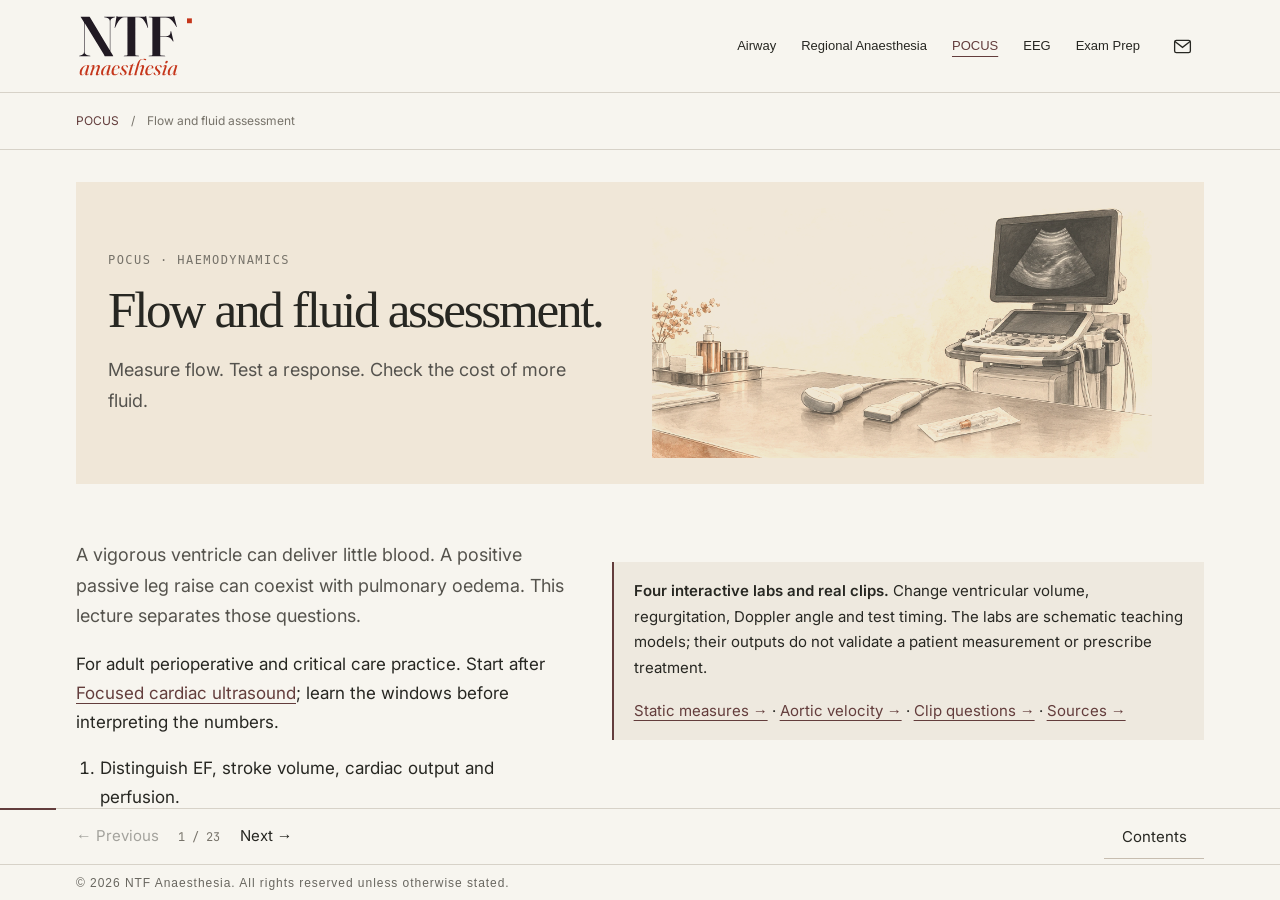
<file: pocus/haemodynamics/index.html>
<!doctype html>
<html lang="en-GB" data-theme="light">
<head>
<script>window.POCUS_INITIAL_HASH=location.hash;</script>
<meta charset="utf-8">
<meta name="viewport" content="width=device-width, initial-scale=1">
<meta name="color-scheme" content="light">
<meta name="robots" content="noindex,nofollow">
<title>Flow and fluid assessment — NTF Anaesthesia</title>
<meta name="description" content="An interactive adult POCUS lecture on fluid responsiveness: static measures, ejection fraction and forward flow, LVOT VTI, passive leg raising, the IVC, aortic velocity variation and venous congestion. Real SCCM course clips, schematic labs and clinical reasoning cases.">
<link rel="icon" href="../ana-ntf-monogram.svg" type="image/svg+xml">
<link rel="stylesheet" href="../assets/navigation.css?v=20261008">
<link rel="stylesheet" href="../assets/site-shell.css?v=20261008">
<link rel="stylesheet" href="../assets/pocus-course.css?v=20261019-nopicker">
<link rel="stylesheet" href="../assets/header-nav.css?v=20261008">
<link rel="stylesheet" href="../assets/panoramic-banners.css?v=20261008-wide">
<link rel="stylesheet" href="../assets/banner-framing.css?v=20261008">
<link rel="stylesheet" href="./haemodynamics.css?v=20261030-path">
<link rel="stylesheet" href="../shared/series.css?v=20261030-plan">
<script defer src="../assets/navigation.js?v=20261008"></script>
</head>
<body class="pocus-course">
<header class="ntf-header"><div class="ntf-header-inner"><a class="ntf-logo" href="https://anantf.com/" aria-label="NTF Anaesthesia home"><img src="../ana-ntf-logo.svg?v=clean" alt="NTF Anaesthesia" width="229" height="120"></a><button class="ntf-mobile-toggle" type="button" aria-expanded="false" aria-controls="ntf-main-nav">Menu <svg viewBox="0 0 20 20" width="18" height="18" fill="none" stroke="currentColor" aria-hidden="true"><path d="M3 6h14M3 10h14M3 14h14"/></svg></button><nav class="ntf-nav" id="ntf-main-nav" aria-label="Main navigation"><a href="https://airway.anantf.com/airway.html">Airway</a><a href="https://regional.anantf.com/">Regional Anaesthesia</a><a href="../" aria-current="page">POCUS</a><a href="https://anantf.com/eeg/">EEG</a><a href="https://exams.anantf.com/">Exam Prep</a></nav><a class="ntf-contact" href="mailto:contact@anantf.com" aria-label="Email NTF Anaesthesia"><svg viewBox="0 0 24 24" width="21" height="21" fill="none" stroke="currentColor" stroke-width="1.5" aria-hidden="true"><rect x="3" y="5" width="18" height="14" rx="2"/><path d="m3 6 9 7 9-7"/></svg></a></div></header>
<nav class="course-toolbar" aria-label="Tutorial navigation"><div class="course-toolbar-inner"><div class="course-breadcrumb"><a href="../">POCUS</a><span aria-hidden="true">/</span><span>Flow and fluid assessment</span></div><label class="course-section-picker"><span class="course-sr-only">Tutorial section</span><select id="course-section" aria-label="Tutorial section"></select></label></div></nav>
<main class="deck" id="deck" tabindex="-1">

<section class="slide active course-intro" id="start" data-route="1" data-title="Start here" data-min="2">
<div class="inner two course-start-grid">
<section class="course-hero wide-illustration-banner ntf-illustrated-banner" aria-label="Tutorial introduction"><div><p class="course-eyebrow">POCUS · Haemodynamics</p><h1>Flow and fluid assessment.</h1><p class="course-hero-lead">Measure flow. Test a response. Check the cost of more fluid.</p></div><figure><img src="../assets/ether-pocus-equipment.webp" width="1774" height="887" alt="" aria-hidden="true"></figure></section>
<div><p class="lede">A vigorous ventricle can deliver little blood. A positive passive leg raise can coexist with pulmonary oedema. This lecture separates those questions.</p><p>For adult perioperative and critical care practice. Start after <a href="../cardiac/">Focused cardiac ultrasound</a>; learn the windows before interpreting the numbers.</p><ol><li>Distinguish EF, stroke volume, cardiac output and perfusion.</li><li>Acquire LVOT Doppler and recognise measurement error.</li><li>Know why static measures (CVP, LVEDA, IVC size) predict response poorly.</li><li>Perform and interpret a passive leg raise and respiratory variation indices.</li><li>Combine dynamic response with lung and venous findings.</li></ol>
<details class="card teach-plan"><summary>Short on time? A 30-minute path</summary>
<div class="table-wrap"><table><thead><tr><th>Minutes</th><th>Go to</th><th>Get this</th></tr></thead><tbody>
<tr><td>0–5</td><td><a href="#three-questions">Physiology and the three questions</a></td><td>Need, response and tolerance; the Frank–Starling curve</td></tr>
<tr><td>5–9</td><td><a href="#static-measures">Static measures</a></td><td>Why CVP, LVEDA and IVC size predict response poorly</td></tr>
<tr><td>9–14</td><td><a href="#ventilation">Ventilation and heart–lung interaction</a></td><td>Four mechanisms; when respiratory indices mislead</td></tr>
<tr><td>14–20</td><td><a href="#ivc-lab">IVC indices</a> and <a href="#flow-lab">LVOT VTI</a></td><td>Three denominators; VTI as a stroke-volume surrogate</td></tr>
<tr><td>20–25</td><td><a href="#plr-technique">PLR technique</a> and <a href="#plr-lab">timing</a></td><td>Five rules; measure early and confirm recovery</td></tr>
<tr><td>25–30</td><td><a href="#cases-responsive">Cases</a> to <a href="#case-ivc">the large IVC on PEEP</a></td><td>Response and tolerance can disagree</td></tr>
</tbody></table></div>
<p class="mini">A 30-minute path through this lecture. The slides hold more, and the labs repay the extra time when you have it.</p>
</details>
</div>
<div class="callout"><p><strong>Four interactive labs and real clips.</strong> Change ventricular volume, regurgitation, Doppler angle and test timing. The labs are schematic teaching models; their outputs do not validate a patient measurement or prescribe treatment.</p><p><a href="#static-measures">Static measures →</a> · <a href="#aortic-velocity">Aortic velocity →</a> · <a href="#course-questions">Clip questions →</a> · <a href="#references">Sources →</a></p></div>
</div></section>

<section class="slide" id="three-questions" data-route="2" data-title="Need, response and tolerance" data-min="4" data-prompt="Open with a scenario: 70-year-old, BP 75/40 and HR 85 after induction. Ask: fluid or vasopressor? The pressure alone cannot answer. Then: which of the three questions does each bedside sign address?"><div class="inner">
<p class="kicker">01 · The decision</p><h2>Three questions before a bolus.</h2>
<div class="table-wrap"><table><thead><tr><th>Question</th><th>What to establish</th><th>What cannot answer it alone</th></tr></thead><tbody>
<tr><td><strong>Need</strong></td><td>Is tissue perfusion inadequate, and is fluid an appropriate way to improve it?</td><td>Hypotension, oliguria or lactate in isolation.</td></tr>
<tr><td><strong>Response</strong></td><td>Will greater preload raise stroke volume or cardiac output?</td><td>One IVC diameter, CVP or EF.</td></tr>
<tr><td><strong>Tolerance</strong></td><td>Will more fluid worsen pulmonary or systemic congestion?</td><td>A positive PLR or a small IVC.</td></tr>
</tbody></table></div>
<p>Assess the trajectory: mental state, capillary refill, skin temperature, urine output, lactate, arterial pressure and the suspected mechanism. These variables answer different questions and change at different speeds.</p><p>After initial resuscitation, persistent shock should prompt a valid assessment of fluid responsiveness before further fluid. A non-responsive circulation may need vasopressor support, an inotrope or treatment of obstruction; the scan helps identify which mechanism is plausible.</p>
<div class="callout"><p><strong>Responsive does not mean thirsty.</strong> A stable patient may be responsive without needing fluid. A patient with ARDS may be responsive but poorly tolerant.</p></div><div class="hd-split"><div><h3>Where the scan fits</h3><div class="table-wrap"><table><thead><tr><th>Question</th><th>Echo measures in this lecture</th></tr></thead><tbody><tr><td>Volume status</td><td>IVC at end-expiration; LV end-diastolic area (<a href="#static-measures">static measures</a>).</td></tr><tr><td>Response</td><td>LVOT VTI with PLR; aortic velocity and IVC variation on the ventilator; SVC collapsibility on TOE.</td></tr><tr><td>Tolerance</td><td>RV function, mitral inflow E velocity, lung and venous Doppler.</td></tr></tbody></table></div><p>Dynamic measures beat static ones. PLR is the best validated dynamic test, but none is perfect. Which one you use depends on your skills and the patient in front of you. A preload-dependent heart is a reason to give volume only if there is haemodynamic failure.</p></div><figure class="hd-clip hd-still"><img src="../media/sccm-fluid/s06-frank-starling-respiratory-variation.webp" width="1200" height="900" loading="lazy" alt="Frank–Starling curve of cardiac output against LV end-diastolic volume, with insets showing high respiratory variation on the steep part and low variation near the plateau"><figcaption><b>The Frank–Starling curve.</b> On the steep part, a little more preload raises stroke volume and arterial pressure swings widely with ventilation. On the flat part, more volume adds little output and the swings are small. <span class="hd-credit">Image: SCCM Critical Care Ultrasound: Adult, used with permission</span></figcaption></figure></div><p class="refline"><a href="#ref-esicm">ESICM 2025</a></p>
</div></section>

<section class="slide" id="static-measures" data-part="Static measures" data-title="Static measures: CVP, LVEDA and IVC size" data-min="6"><div class="inner"><p class="kicker">02 · Static measures</p><h2>A snapshot of size cannot tell you where the heart sits on its curve.</h2><p class="lede">Static measures describe how full a chamber or vein looks now. Whether stroke volume rises with more preload depends on the slope of that ventricle&rsquo;s Frank–Starling curve, which a single snapshot cannot show. Use static values at the extremes, then test.</p><div class="two"><div><h3>Central venous pressure</h3><p>In Osman et al. (2007), CVP &lt;8 mmHg and PAOP &lt;12 mmHg predicted a response to a fluid challenge with positive predictive values of only 47% and 54%; a little better (61% and 69%) in patients with a stroke volume index &lt;30 mL/m². A low CVP is often wrong about response; a normal or high CVP does not exclude it.</p><h3>LV end-diastolic area (LVEDA)</h3><ol><li>Parasternal short axis at the <strong>mid-papillary</strong> level, on axis: a round LV with both papillary muscles in view.</li><li>Freeze at end-diastole (the largest frame, at the QRS) and trace the endocardial border, excluding the papillary muscles.</li><li>Look at end-systole too: a tiny cavity with the papillary muscles touching (&ldquo;kissing&rdquo;) is the classic picture of low preload in a vigorous LV.</li></ol><div class="callout"><p><strong>Older values (Leung 1994).</strong> Normal LVEDA 9.5–22 cm²; a very low LVEDA (&lt;5.5 cm²/m² of body surface area) suggests hypovolaemia. The FUSA algorithm quotes &lt;5.5 cm² without indexing. The unit used in the original study has not been checked, so read the number as an orientation, not a cut-off.</p></div><p><strong>Pitfalls.</strong> Poor border definition and an oblique cut change the area. A stiff, hypertrophied LV is small and underfilled even when central venous volume is normal, so a small cavity with thick walls is not proof of hypovolaemia. A small, hyperdynamic LV in early sepsis can also obstruct its own outflow (<a href="../cardiac/#15">pump patterns in shock</a>).</p><h3>IVC at end-expiration</h3><p>In ventilated patients (Pinsky 2017 editorial), the end-expiratory IVC could be measured in 78% of patients. A diameter &lt;13 mm predicted a response to fluid with a specificity of 80%, but only 29% of patients were below 13 mm. The sign was unreliable when intra-abdominal pressure exceeded 12 mmHg. A small IVC helps when present, but most patients are in the uninformative middle.</p><p class="mini">Measure perpendicular to the long axis, close to the right atrial junction but not at the hepatic vein confluence. <a href="../cardiac/#9">Subcostal acquisition →</a> · <a href="#ivc-lab">Respiratory IVC indices →</a></p></div><div><div class="hd-pair"><figure class="hd-clip"><video controls playsinline loop preload="none" width="480" height="328" poster="../media/sccm-fluid/s10-psax-mid-papillary-lveda.jpg" aria-label="Real ultrasound cine: Where LVEDA is traced"><source src="../media/sccm-fluid/s10-psax-mid-papillary-lveda.mp4" type="video/mp4"><a href="../media/sccm-fluid/s10-psax-mid-papillary-lveda.mp4">Open the ultrasound cine →</a></video><figcaption><b>Where LVEDA is traced.</b> Parasternal short axis at the mid-papillary level. Find end-diastole before you trace. <span class="hd-credit">Clip: SCCM Critical Care Ultrasound: Adult, used with permission</span></figcaption></figure><figure class="hd-clip"><video controls playsinline loop preload="none" width="480" height="352" poster="../media/sccm-fluid/s12-s60-psax-hypovolaemia-small-lv.jpg" aria-label="Real ultrasound cine: Labelled &ldquo;hypovolaemia&rdquo;"><source src="../media/sccm-fluid/s12-s60-psax-hypovolaemia-small-lv.mp4" type="video/mp4"><a href="../media/sccm-fluid/s12-s60-psax-hypovolaemia-small-lv.mp4">Open the ultrasound cine →</a></video><figcaption><span class="hd-tag">Small LV</span><b>Labelled &ldquo;hypovolaemia&rdquo;.</b> Parasternal short axis: a small LV cavity that almost disappears in systole, heart rate about 100/min. <span class="hd-credit">Clip: SCCM Critical Care Ultrasound: Adult, used with permission</span></figcaption></figure></div><div class="hd-pair"><figure class="hd-clip"><video controls playsinline loop preload="none" width="480" height="328" poster="../media/sccm-fluid/s52-psax-small-cavity-thick-walls.jpg" aria-label="Real ultrasound cine: Small cavity, thick walls"><source src="../media/sccm-fluid/s52-psax-small-cavity-thick-walls.mp4" type="video/mp4"><a href="../media/sccm-fluid/s52-psax-small-cavity-thick-walls.mp4">Open the ultrasound cine →</a></video><figcaption><span class="hd-tag">Pitfall</span><b>Small cavity, thick walls.</b> A non-compliant LV is relatively underfilled even with normal central venous volume. Compare the wall thickness with the clip above. <span class="hd-credit">Clip: SCCM Critical Care Ultrasound: Adult, used with permission</span></figcaption></figure><figure class="hd-clip"><video controls playsinline loop preload="none" width="480" height="360" poster="../media/sccm-fluid/s13-subcostal-ivc-end-expiration.jpg" aria-label="Real ultrasound cine: IVC at end-expiration"><source src="../media/sccm-fluid/s13-subcostal-ivc-end-expiration.mp4" type="video/mp4"><a href="../media/sccm-fluid/s13-subcostal-ivc-end-expiration.mp4">Open the ultrasound cine →</a></video><figcaption><b>IVC at end-expiration.</b> Subcostal long axis of the IVC entering the right atrium; measure at end-expiration, perpendicular to the vessel. <span class="hd-credit">Clip: SCCM Critical Care Ultrasound: Adult, used with permission</span></figcaption></figure></div></div></div><p class="refline"><a href="#ref-osman">Osman et al., 2007</a> · <a href="#ref-leung">Leung &amp; Levine, 1994</a> · <a href="#ref-vignon">Vignon et al., 2017</a></p></div></section>



<section class="slide" id="ef-flow" data-route="3" data-part="Forward flow" data-title="EF is a fraction" data-min="5"><div class="inner two">
<div><p class="kicker">03 · Ventricular output</p><h2>Same EF. Different stroke volume.</h2><p class="eq">EF = (EDV − ESV) / EDV × 100%<br>Total LV stroke volume = EDV × EF / 100</p><p>At EF 70%, an EDV of 40 mL gives a total stroke volume of only 28 mL. A larger chamber can eject more blood despite a lower EF.</p><p>With mitral regurgitation, part of LV ejection returns to the left atrium. A preserved total EF can therefore coexist with reduced forward stroke volume. The model holds EF and EDV constant while you vary the proportion returning through the mitral valve.</p><p class="mini">Isolated MR model: forward SV = total SV × (1 − regurgitant fraction). It assumes no other regurgitation or shunt. It does not model the loading changes caused by real MR or determine MR severity.</p></div>
<div class="lab" data-lab="ef"><button type="button" data-pause="ef" aria-pressed="false">Pause animation</button><p class="cap">Schematic · volume and ejection</p><canvas id="efCanvas" class="sim-canvas" width="680" height="340" role="img" aria-label="Schematic left ventricular volume, total ejection and mitral regurgitant flow"></canvas><div class="ctrls"><label>End-diastolic volume (mL)<input id="edv" type="range" min="40" max="220" step="5" value="120"></label><label>Ejection fraction (%)<input id="ef" type="range" min="15" max="80" step="1" value="60"></label><label class="wide">MR regurgitant fraction (%)<input id="mr" type="range" min="0" max="60" step="1" value="0"></label></div><output id="efResult" class="status" aria-live="polite"></output><p class="figcaption">Try EDV 40 mL and EF 70%, then restore EDV 120 mL and add MR. Describe total and forward ejection separately.</p></div>
</div></section>

<section class="slide" id="acquire-flow" data-route="4" data-title="Acquire LVOT Doppler" data-min="5"><div class="inner two">
<div><p class="kicker">04 · Acquisition</p><h2>Match the area to the velocity.</h2><ol><li><strong>Diameter:</strong> zoom the LVOT in an on-axis PLAX view. Measure inner edge to inner edge in midsystole, following the laboratory protocol; the 2019 ASE method places this approximately 3–10 mm proximal to the valve plane.</li><li><strong>Doppler:</strong> use A5C or A3C and align as parallel to LVOT flow as possible. Place the PW sample in the outflow tract, initially about 5 mm proximal to the aortic valve.</li><li><strong>Optimise:</strong> obtain a clear systolic spectrum. Broadening or valve contamination suggests the gate needs repositioning away from the acceleration region.</li><li><strong>Trace:</strong> follow the dense modal signal, excluding faint spectral noise. Average representative beats and document the rhythm.</li></ol></div>
<div><div class="callout"><p>The diameter and Doppler sample must represent the same anatomical level. A precise trace cannot rescue an oblique diameter.</p></div><p>Use colour to find the flow direction, then refine the view. Routine electronic angle correction is not recommended for cardiac Doppler; improve alignment by moving the probe.</p><p>Keep the view, gate, gain and tracing method consistent for serial comparisons. Avoid changing vasoactive support or ventilation during a diagnostic manoeuvre unless clinical safety requires it.</p><p class="refline"><a href="#ref-tte">ASE comprehensive TTE, 2019</a> · <a href="../cardiac/#19">Practise the gate in cardiac Sim 8 →</a></p></div>
</div><div class="inner hd-after"><h3 class="hd-subhead">The real view: SV = CSA × VTI</h3><div class="hd-grid-3"><figure class="hd-clip"><video controls playsinline loop preload="none" width="480" height="430" poster="../media/sccm-fluid/s27-a5c-lvot.jpg" aria-label="Real ultrasound cine: Apical five-chamber"><source src="../media/sccm-fluid/s27-a5c-lvot.mp4" type="video/mp4"><a href="../media/sccm-fluid/s27-a5c-lvot.mp4">Open the ultrasound cine →</a></video><figcaption><b>Apical five-chamber.</b> Tilt anteriorly from the four-chamber view until the LVOT and aortic valve open out in the middle of the sector. <span class="hd-credit">Clip: SCCM Critical Care Ultrasound: Adult, used with permission</span></figcaption></figure><figure class="hd-clip"><video controls playsinline loop preload="none" width="480" height="328" poster="../media/sccm-fluid/s28-a5c-lvot-doppler-window.jpg" aria-label="Real ultrasound cine: The window behind the PW gate"><source src="../media/sccm-fluid/s28-a5c-lvot-doppler-window.mp4" type="video/mp4"><a href="../media/sccm-fluid/s28-a5c-lvot-doppler-window.mp4">Open the ultrasound cine →</a></video><figcaption><b>The window behind the PW gate.</b> The apical view used for the LVOT trace and velocity spectra. Keep the outflow parallel to the beam. <span class="hd-credit">Clip: SCCM Critical Care Ultrasound: Adult, used with permission</span></figcaption></figure><figure class="hd-clip hd-still"><img src="../media/sccm-fluid/s28-lvot-vti-pw-doppler-measurement.webp" width="636" height="434" loading="lazy" alt="Pulsed-wave Doppler of LVOT flow with a traced envelope and a calculation panel listing VTI 8.5 cm, stroke volume 26 mL and cardiac output 1.87 L/min"><figcaption><b>A traced LVOT VTI.</b> The machine reports VTI 8.5 cm, SV 26 mL and CO 1.87 L/min at HR 71/min. This VTI is quite low. VTI is the area under the envelope: trace the dense modal signal. <span class="hd-credit">Image: SCCM Critical Care Ultrasound: Adult, used with permission</span></figcaption></figure></div></div></section>

<section class="slide" id="flow-lab" data-route="5" data-title="LVOT flow laboratory" data-min="6"><div class="inner two">
<div><p class="kicker">05 · From distance to flow</p><h2>VTI is a distance. Area makes it a volume.</h2><p class="eq">Area = π × (diameter / 2)²<br>SV = area × VTI<br>CO = SV × heart rate / 1000</p><p>Diameter and VTI in centimetres give stroke volume in millilitres. Multiplying by beats per minute and dividing by 1000 gives litres per minute.</p><p>For diameter 2.0 cm, VTI 20 cm and HR 80/min: area 3.14 cm², stroke volume 62.8 mL and cardiac output 5.03 L/min. Adequacy still depends on body size, metabolic demand and perfusion.</p><p>Significant aortic regurgitation can make systolic LVOT flow exceed net systemic flow. Shunts, obstruction and irregular rhythm also need a more complete assessment.</p><p class="mini">Inputs represent an ideal reference signal. Angle and diameter-error controls introduce isolated measurement errors; real acquisition errors may coexist.</p></div>
<div class="lab" data-lab="flow"><button type="button" data-pause="flow" aria-pressed="false">Pause animation</button><p class="cap">Schematic · LVOT area and Doppler envelope</p><canvas id="lvotCanvas" class="sim-canvas" width="680" height="340" role="img" aria-label="Schematic LVOT diameter and Doppler envelope showing alignment and measurement error"></canvas><div class="ctrls"><label>Reference diameter<input id="diameter" type="range" min="1" max="4" step="0.1" value="2" data-unit="cm"></label><label>Reference VTI<input id="vti" type="range" min="5" max="40" step="1" value="20" data-unit="cm"></label><label>Heart rate<input id="hr" type="range" min="40" max="150" step="5" value="80" data-unit="/min"></label><label>Doppler angle<input id="angle" type="range" min="0" max="60" step="1" value="0" data-unit="°"></label><label class="wide">Diameter measurement error<input id="diamError" type="range" min="-20" max="20" step="1" value="0" data-unit="%"></label></div><output id="flowResult" class="status" aria-live="polite"></output><p class="figcaption">Set diameter error to +10%. Then change only the Doppler angle. Explain why the errors can partly cancel without making the measurement reliable.</p></div>
</div></section>

<section class="slide" id="measurement-error" data-route="6" data-title="Measurement error and trends" data-min="4"><div class="inner">
<p class="kicker">06 · Precision</p><h2>Small errors can change the conclusion.</h2><div class="table-wrap"><table><thead><tr><th>Change</th><th>Effect in the ideal model</th><th>Practical response</th></tr></thead><tbody><tr><td>Diameter overestimated by 10%</td><td>Area and calculated SV increase by 21%.</td><td>Review the view and calipers before trusting absolute output.</td></tr><tr><td>Diameter underestimated by 10%</td><td>Area and calculated SV decrease by 19%.</td><td>The squared relationship is not symmetrical.</td></tr><tr><td>Doppler angle increases</td><td>Measured velocity falls approximately with cos θ.</td><td>Improve alignment; do not average poor and good windows.</td></tr><tr><td>HR changes during a test</td><td>VTI change and CO change diverge.</td><td>Record HR and interpret the complete flow response.</td></tr></tbody></table></div><p>For a short intervention with stable LVOT area, relative VTI change estimates relative stroke-volume change. Re-measuring diameter at every stage adds noise. A baseline of 16 cm and test value of 18 cm gives a 12.5% rise; the same two values with an unstable gate do not establish a physiological response.</p><p>Repeat baseline traces when a result is close to the decision threshold. Reproducibility, not the calculator’s decimal places, determines confidence.</p></div></section>

<section class="slide" id="plr-technique" data-route="7" data-part="Passive leg raise" data-title="Passive leg raise: technique" data-min="4"><div class="inner two">
<div><p class="kicker">07 · Reversible preload challenge</p><h2>Perform the manoeuvre before interpreting its number.</h2><ol><li>Start semi-recumbent with a stable flow baseline.</li><li>Use the bed to lower the trunk while raising the legs to about 45°. This recruits blood from both the legs and splanchnic compartment.</li><li>Measure the early maximal SV or CO response, usually within the first minute. The effect can fade quickly.</li><li>Return to the original position and confirm that flow returns towards baseline.</li></ol><p>A blood-pressure change alone is an inadequate substitute for the flow response. VTI tracks SV if the LVOT area and acquisition remain stable.</p></div>
<div><div class="callout"><p>PLR can be useful during spontaneous breathing or arrhythmia, when respiratory variation indices are unreliable. The flow measurement must still be sufficiently precise.</p></div><p>Avoid pain, coughing, active leg lifting and sympathetic stimulation. A new tachycardia is a clue to a confounded test. Increased intra-abdominal pressure can cause a false negative; clinical constraints may make positioning unsuitable.</p><p>Do not delay urgent resuscitation to complete a test in a deteriorating patient.</p><p class="refline"><a href="#ref-plr">Monnet &amp; Teboul, 2015</a></p></div>
</div><div class="inner hd-after"><div class="two hd-plr-extra"><div><h3>Use the bed, not the staff</h3><div class="hd-pair"><figure class="hd-clip hd-still"><img src="../media/sccm-fluid/s36-plr-bed-angle-45-degrees.webp" width="999" height="746" loading="lazy" alt="Hospital bed side-rail angle indicator set to 45 degrees"><figcaption><b>Baseline: head of bed at 45°.</b> Read the angle off the bed rail so the starting position is the same every time. <span class="hd-credit">Image: SCCM Critical Care Ultrasound: Adult, used with permission</span></figcaption></figure><figure class="hd-clip hd-still"><img src="../media/sccm-fluid/s36-plr-bed-angle-flat.webp" width="1028" height="768" loading="lazy" alt="Hospital bed side-rail angle indicator with the backrest flat"><figcaption><b>PLR: trunk flat.</b> Pivot the bed so the trunk goes flat as the legs rise; keep the patient passive. <span class="hd-credit">Image: SCCM Critical Care Ultrasound: Adult, used with permission</span></figcaption></figure></div></div><div><h3>More pitfalls</h3><ul><li><strong>False change from the probe:</strong> moving the patient can change the Doppler angle, which changes VTI by itself. Keep the probe and window steady.</li><li><strong>False negative:</strong> a severely hypovolaemic patient may not rise, because there is little blood left in the legs to move. Intra-abdominal pressure &gt;16 mmHg can also cause a false negative.</li><li><strong>Avoid or adapt</strong> with abdominal compartment syndrome, an open abdomen, or an unstable pelvic or low lumbar fracture.</li><li><strong>Time and logistics:</strong> allow flow to settle back to baseline before a repeat test (about 90 s to 3 min between measurements), but read the PLR value at its early peak.</li></ul></div></div></div></section>

<section class="slide" id="plr-lab" data-route="8" data-title="PLR timing laboratory" data-min="5"><div class="inner two">
<div><p class="kicker">08 · Response over time</p><h2>The peak can disappear before a late measurement.</h2><p>Run each scripted scenario. Compare baseline, the early PLR peak, and recovery after the bed returns to its starting position.</p><ul><li><strong>Responsive:</strong> a transient flow rise with little HR change.</li><li><strong>No meaningful rise:</strong> preload increases without a clear SV response.</li><li><strong>Tachycardia:</strong> a rising CO may reflect sympathetic stimulation rather than the preload effect being tested.</li></ul><p class="eq">Change (%) = (during − baseline) / baseline × 100</p><p>The denominator is baseline, not the mean of the two values. A result is interpretable only if the test was performed correctly and the signal remained stable.</p><div class="plr-calc" role="group" aria-label="PLR change calculator"><label>Baseline VTI (cm)<input id="plrBase" type="number" min="1" max="80" step="0.1" value="15"></label><label>VTI during PLR (cm)<input id="plrAfter" type="number" min="0" max="80" step="0.1" value="17"></label><p class="status" id="plrCalcOut" aria-live="polite"></p></div></div>
<div class="lab" data-lab="plr"><p class="cap">Schematic · scripted physiological responses</p><canvas id="plrCanvas" class="sim-canvas" width="680" height="340" role="img" aria-label="Passive leg raise posture and flow response over time"></canvas><div class="ctrls"><label class="wide">Scenario<select id="plrScenario"><option value="responsive">Responsive</option><option value="nonresponsive">No meaningful rise</option><option value="tachycardia">Tachycardia: confounded test</option></select></label><label class="wide">Time (seconds)<input id="plrTime" type="range" min="0" max="140" step="1" value="0"></label></div><button type="button" id="plrPlay">Play manoeuvre</button><output id="plrResult" class="status" aria-live="polite"></output><p class="figcaption">Time courses are illustrative, not fitted patient data. Scrub the timeline to compare identical phases between scenarios.</p></div>
</div></section>

<section class="slide" id="thresholds" data-route="9" data-title="Thresholds and repeatability" data-min="4"><div class="inner">
<p class="kicker">09 · Interpreting a change</p><h2>A borderline number needs better measurement.</h2><p>Around 10% is a commonly studied PLR-induced CO threshold. One TTE study in spontaneously breathing patients used a ≥12.5% SV rise to predict a ≥15% response to fluid. These are method- and protocol-specific results, not interchangeable universal cut-offs.</p><p>A study of repeated TTE examinations found a median least significant VTI change of 11% between examinations by the same operator. Precision was better when the probe remained in place. Averaging three beats in sinus rhythm and five in AF gave adequate within-examination precision in that study; more sampling may be needed with marked variability.</p><div class="callout"><p><strong>If VTI rises by 9–12%, ask:</strong> was alignment unchanged, was the peak captured, were representative beats averaged, did HR change, and did the value return to baseline?</p></div><p>Repeat an uncertain test or use an alternative valid method. Do not turn a small noisy change into a confident instruction to give or withhold fluid.</p><div class="callout warning"><p><strong>Check the denominator.</strong> Some teaching slides cite a 12% PLR rise in VTI (Lamia 2007; Maizel 2007) but divide the change by the mean of the two values, the formula used for respiratory variation. A PLR change is a rise from baseline: 16 → 18 cm is 12.5% from baseline but 11.8% using the mean. Near a threshold, the formula decides the answer.</p></div><p class="refline"><a href="#ref-lamia">Lamia et al., 2007</a> · <a href="#ref-precision">Jozwiak et al., 2019</a></p>
</div></section>

<section class="slide" id="ivc-lab" data-route="10" data-part="Respiratory variation" data-title="IVC: three denominators" data-min="5"><div class="inner two">
<div><p class="kicker">10 · Caval variation</p><h2>Name the formula before quoting the percentage.</h2><p>Follow the IVC into the right atrium. Measure perpendicular to the vessel, and observe several breaths. Off-centre cuts and translation out of the image plane can imitate collapse.</p><p class="eq">Collapsibility = ΔD / Dmax × 100<br>Distensibility = ΔD / Dmin × 100<br>Variability = ΔD / Dmean × 100</p><p>Here Dmean is (Dmax + Dmin)/2. With 20 and 10 mm, the three indices are 50%, 100% and 66.7%. They describe the same diameters using different denominators.</p><p>Historical controlled-ventilation studies used thresholds such as 18% distensibility (Barbier, denominator minimum) and 12% variability (Feissel, denominator mean). Both required intubated patients with no respiratory effort and tidal volume &gt;8 mL/kg predicted body weight. Their settings and patient selection matter; neither is a universal prescription. In Feissel&rsquo;s series, 22 of 23 non-responders had an IVC &gt;1.5 cm.</p><p class="mini"><a href="../cardiac/#18">IVC and RA pressure table, and Sim 7 →</a></p><figure class="hd-clip"><video controls playsinline loop preload="none" width="480" height="328" poster="../media/sccm-fluid/s21-ivc-right-atrium-collapsibility.jpg" aria-label="Real ultrasound cine: IVC collapsibility, spontaneous breathing"><source src="../media/sccm-fluid/s21-ivc-right-atrium-collapsibility.mp4" type="video/mp4"><a href="../media/sccm-fluid/s21-ivc-right-atrium-collapsibility.mp4">Open the ultrasound cine →</a></video><figcaption><b>IVC collapsibility, spontaneous breathing.</b> The IVC joins the right atrium; watch it narrow with each inspiration. Follow the same segment throughout the breath. <span class="hd-credit">Clip: SCCM Critical Care Ultrasound: Adult, used with permission</span></figcaption></figure></div>
<div class="lab" data-lab="ivc"><button type="button" data-pause="ivc" aria-pressed="false">Pause animation</button><p class="cap">Schematic · calibre, breathing and indices</p><canvas id="ivcCanvas" class="sim-canvas" width="680" height="340" role="img" aria-label="Schematic IVC respiratory diameter change"></canvas><div class="ctrls"><label>Maximum diameter (mm)<input id="ivcMax" type="number" min="1" max="40" step="1" value="20"></label><label>Minimum diameter (mm)<input id="ivcMin" type="number" min="1" max="40" step="1" value="10"></label><label class="wide">Breathing condition<select id="ivcMode"><option value="spontaneous">Spontaneous breathing</option><option value="controlled">Controlled positive-pressure ventilation</option></select></label></div><output id="ivcResult" class="status" aria-live="polite"></output><p class="figcaption">Spontaneous inspiration usually narrows the IVC; passive positive-pressure inspiration may distend it. The model isolates this usual pattern and does not diagnose volume status.</p><figure class="scan-study"><video controls playsinline preload="none" poster="../media/ivc-collapse.jpg" aria-label="Real ultrasound clip of changing IVC calibre"><source src="../media/ivc-collapse.mp4" type="video/mp4"></video><figcaption><strong>Real scan: respiratory IVC variation.</strong> Follow the vessel walls throughout the breath and distinguish calibre change from translation. This clip alone does not establish hypovolaemia, fluid responsiveness or tolerance.</figcaption><p class="media-credit">Gillman et al., 2009, supplement 8. <a href="https://doi.org/10.1186/1757-7241-17-34">Source</a> · <a href="https://creativecommons.org/licenses/by/2.0/">CC BY 2.0</a>. Transcoded; audio and metadata removed; display aspect ratio preserved. <a href="../media/">Media record →</a></p></figure></div>
</div></section>

<section class="slide" id="ivc-pitfalls" data-title="IVC pitfalls: three patients in shock" data-min="5"><div class="inner"><p class="kicker">11 · Caval pitfalls</p><h2>Describe the IVC before you interpret it.</h2><div class="two"><div><h3>Technique traps</h3><ul><li>Movement in and out of the plane exaggerates collapse: the vessel slides out of the beam and seems to shrink.</li><li>Do not measure at the hepatic vein confluence, and do not mistake the aorta for the IVC (thick wall, pulsatile, does not join the right atrium).</li></ul><div class="table-wrap"><table><thead><tr><th>IVC looks</th><th>Despite the volume state, because of</th></tr></thead><tbody><tr><td>Large, little variation</td><td>RV failure, tamponade, pulmonary embolism, tricuspid regurgitation, pulmonary hypertension or constriction; positive-pressure ventilation and PEEP.</td></tr><tr><td>Small or collapsing</td><td>Raised intra-abdominal pressure; forceful inspiratory effort, as in status asthmaticus.</td></tr></tbody></table></div><div class="callout"><p><strong>Why a small, collapsing IVC is the more useful finding.</strong> The causes of a falsely large IVC are much commoner than the causes of a falsely small one. So a large IVC tells you little about fluid response; a small, collapsing IVC is more likely to mean what it seems.</p></div></div><div><h3>Three patients in shock</h3><p>These three subcostal clips come without a diagnosis or answer. Practise the description, which is the part you can defend:</p><ol class="hd-checklist"><li>Is it the IVC? Follow it into the right atrium.</li><li>Size at end-expiration, against the depth scale.</li><li>Change with breathing: none, partial or complete collapse? Is the patient breathing spontaneously or ventilated?</li><li>Is the change real, or translation out of the plane?</li><li>What else would you scan before deciding: RV, pericardium, LV, lungs?</li></ol><div class="hd-grid-3"><figure class="hd-clip"><video controls playsinline loop preload="none" width="480" height="360" poster="../media/sccm-fluid/s23-subcostal-ivc-shock-patient-1.jpg" aria-label="Real ultrasound cine: Patient 1"><source src="../media/sccm-fluid/s23-subcostal-ivc-shock-patient-1.mp4" type="video/mp4"><a href="../media/sccm-fluid/s23-subcostal-ivc-shock-patient-1.mp4">Open the ultrasound cine →</a></video><figcaption><b>Patient 1.</b> Subcostal IVC long axis. <span class="hd-credit">Clip: SCCM Critical Care Ultrasound: Adult, used with permission</span></figcaption></figure><figure class="hd-clip"><video controls playsinline loop preload="none" width="480" height="360" poster="../media/sccm-fluid/s23-subcostal-ivc-shock-patient-2.jpg" aria-label="Real ultrasound cine: Patient 2"><source src="../media/sccm-fluid/s23-subcostal-ivc-shock-patient-2.mp4" type="video/mp4"><a href="../media/sccm-fluid/s23-subcostal-ivc-shock-patient-2.mp4">Open the ultrasound cine →</a></video><figcaption><b>Patient 2.</b> Subcostal IVC long axis. <span class="hd-credit">Clip: SCCM Critical Care Ultrasound: Adult, used with permission</span></figcaption></figure><figure class="hd-clip"><video controls playsinline loop preload="none" width="480" height="344" poster="../media/sccm-fluid/s23-subcostal-ivc-shock-patient-3.jpg" aria-label="Real ultrasound cine: Patient 3"><source src="../media/sccm-fluid/s23-subcostal-ivc-shock-patient-3.mp4" type="video/mp4"><a href="../media/sccm-fluid/s23-subcostal-ivc-shock-patient-3.mp4">Open the ultrasound cine →</a></video><figcaption><b>Patient 3.</b> Subcostal IVC long axis. <span class="hd-credit">Clip: SCCM Critical Care Ultrasound: Adult, used with permission</span></figcaption></figure></div><details><summary>What these clips do and do not tell us</summary><p>No diameters, breathing mode or diagnoses are given, so none are assigned here. The point is the sequence: describe the vessel, name the breathing mode, then decide whether the finding is informative. A large IVC in a shocked patient sends you to the RV and pericardium; it does not tell you to withhold fluid on its own.</p></details></div></div></div></section>



<section class="slide" id="ventilation" data-route="11" data-title="Ventilation changes the interpretation" data-min="4"><div class="inner two">
<div><p class="kicker">12 · Heart–lung interaction</p><h2>The ventilator changes preload and afterload.</h2><p>Positive intrathoracic pressure can reduce venous return. Lung inflation and pulmonary vascular effects can also increase RV afterload; the response depends on lung volume, compliance and existing RV disease.</p><p>A large IVC on PEEP does not prove excess circulating volume. A small IVC with vigorous inspiratory effort does not prove that fluid is safe. Interpret the vessel alongside RV function, ventilation and perfusion.</p><p>Record whether breathing is spontaneous, assisted or fully controlled; include tidal volume, PEEP, rhythm and any relevant abdominal pressure.</p><h3>Four mechanisms in a positive-pressure breath</h3><ol><li><strong>RV preload falls:</strong> rising pleural pressure reduces venous return. Usually the dominant effect.</li><li><strong>RV afterload rises:</strong> alveolar pressure rises more than pleural pressure.</li><li><strong>LV preload rises briefly:</strong> blood is squeezed out of the pulmonary capillaries.</li><li><strong>LV afterload falls.</strong></li></ol><p>The fall in RV output reaches the LV a few beats later, after pulmonary transit. The more LV stroke volume swings with the ventilator, the more likely the heart is preload responsive.</p></div>
<div><h3>When respiratory indices mislead</h3><ul><li>Spontaneous effort or patient–ventilator interaction.</li><li>Low tidal volume or low respiratory-system compliance.</li><li>Arrhythmia, especially for arterial pulse-pressure variation.</li><li>RV dysfunction or altered pulmonary vascular load.</li><li>Raised intra-abdominal pressure.</li></ul><p>End-expiratory occlusion, tidal-volume challenges and mini-fluid challenges require defined protocols and precise flow monitoring. Do not increase tidal volume simply to obtain a more convenient number.</p><div class="callout"><p><strong>Conditions for these indices:</strong> passive (sedated, no effort) on the ventilator, tidal volume 8–10 mL/kg, sinus rhythm. In ARDS, low lung compliance as well as low tidal volume limits how much airway pressure reaches the heart, which is a main reason pulse pressure and stroke volume variation fail there.</p></div><p><strong>Pulse pressure variation is not enough.</strong> A low LV preload can come from hypovolaemia or from a failing RV; PPV cannot tell them apart. Echo can, so the two are complementary.</p><details><summary>Mini-fluid challenge: three studies</summary><p>All used 100 mL in ventilated patients: Muller 2011 (colloid over 1 minute; the change in aortic VTI predicted response in 39 patients with acute circulatory failure, AUC 0.92), Mallat 2015 (colloid; the fall in pulse pressure and stroke volume variation, 49 patients ventilated at &lt;8 mL/kg) and Biais 2017 (crystalloid; 44 patients ventilated at 6–8 mL/kg during neurosurgery). A 100 mL bolus changes VTI by only a few per cent, so the method depends on a very precise, unchanged Doppler signal.</p></details><p class="refline"><a href="#ref-esicm">ESICM 2025</a> · <a href="#ref-michard">Michard &amp; Teboul, 2000</a></p></div>
</div></section>

<section class="slide" id="aortic-velocity" data-title="Aortic peak velocity variation (ΔVpeak)" data-min="5"><div class="inner two"><div><p class="kicker">13 · Aortic velocity</p><h2>Peak velocity stands in for stroke volume, beat by beat.</h2><p>Aortic blood flow is proportional to LV stroke volume, so the respiratory swing in LVOT peak velocity tracks the swing in stroke volume. Reading peaks is quicker than tracing a VTI for every beat. Feissel et al. (2001) showed this with TOE in ventilated patients with septic shock.</p><p class="eq">ΔVpeak = 100 × (Vpeak max − Vpeak min) / Vpeak mean<br>Vpeak mean = (max + min) / 2</p><p>A ΔVpeak &gt;12% identified responders in that study. The denominator is the mean of the two values, unlike a PLR change.</p><ol><li>Apical five-chamber, PW gate in the LVOT just below the valve, as for VTI.</li><li>Slow the sweep so that several breaths fit on the screen.</li><li>Measure the highest and lowest peak velocity within one respiratory cycle.</li></ol><div class="callout warning"><p><strong>Pitfalls:</strong> severe aortic stenosis, irregular rhythm, RV failure, low tidal volume, high PEEP and ARDS. Spontaneous breaths also invalidate it.</p></div><p class="refline"><a href="#ref-feissel">Feissel et al., 2001</a></p></div><div><figure class="hd-clip hd-still"><img src="../media/sccm-fluid/s31-aortic-peak-velocity-variation-responder.webp" width="636" height="434" loading="lazy" alt="LVOT pulsed-wave Doppler at slow sweep with peak velocities marked at 1.12 and 0.88 metres per second"><figcaption><b>Worked example.</b> Peaks of 1.12 and 0.88 m/s in one breath: 100 × 0.24 / 1.00 = 24%. Interpretation: fluid responsive, provided the conditions are met. <span class="hd-credit">Image: SCCM Critical Care Ultrasound: Adult, used with permission</span></figcaption></figure><div class="hd-calc" id="vpeakCalc"><p class="cap">Calculator · ΔVpeak</p><div class="ctrls"><label>Highest peak (m/s)<input id="vpMax" type="number" min="0.1" max="3" step="0.01" value="1.12"></label><label>Lowest peak (m/s)<input id="vpMin" type="number" min="0.1" max="3" step="0.01" value="0.88"></label></div><output id="vpResult" class="status" aria-live="polite"></output><p class="mini">Arithmetic only. It does not check rhythm, ventilation or tidal volume, and it is not a treatment instruction.</p></div></div></div></section>



<section class="slide" id="dynamic-evidence" data-title="How accurate are dynamic indices?" data-min="5"><div class="inner"><p class="kicker">14 · Evidence</p><h2>Every dynamic index is only moderately accurate.</h2><p>Vignon et al. (2017) compared four indices in 540 ventilated patients with acute circulatory failure of any cause, in the first 24 hours. Each was measured in the same patients against a fluid challenge.</p><div class="table-wrap"><table><thead><tr><th>Index</th><th>Best threshold</th><th>Sensitivity</th><th>Specificity</th><th>AUC</th><th>Threshold for ~90% specificity</th></tr></thead><tbody><tr><td>Pulse pressure variation (ΔPP)</td><td>≥11%</td><td>58%</td><td>72%</td><td>0.675</td><td>18%</td></tr><tr><td>Aortic peak velocity variation (ΔVmaxAo)</td><td>≥10%</td><td>79%</td><td>64%</td><td>0.752</td><td>18%</td></tr><tr><td>SVC variation (ΔSVC, TOE)</td><td>≥21%</td><td>61%</td><td>84%</td><td>0.755</td><td>31%</td></tr><tr><td>IVC variation (ΔIVC, TTE)</td><td>≥8%</td><td>55%</td><td>70%</td><td>0.635</td><td>18%</td></tr></tbody></table></div><p class="mini">Values are for the whole study population. In the subset with all four indices, ΔSVC performed best.</p><div class="two"><div><h3>Feasibility</h3><p>ΔPP and ΔVmaxAo could be obtained in about 78% of patients, but in more than 90% of those in sinus rhythm. ΔIVC was obtained in 78%. ΔSVC was measurable in almost everyone, but it needs TOE.</p><h3>What to do with a grey zone</h3><p>The authors suggest a pragmatic reading. With persistent hypoperfusion and a low risk of lung water, fluid may still be reasonable even when variation is low (&lt;10%). When the risk of overload is high, as in ARDS, insist on the specific threshold (18% for ΔVmaxAo and ΔIVC) before giving fluid. In other words, the answer to &ldquo;tolerance&rdquo; sets how certain &ldquo;response&rdquo; must be.</p></div><div><h3>A cluster, not a rule</h3><p>Geri et al. (2019) clustered septic shock patients. In the cluster with LVOT VTI &lt;16 cm (low stroke volume), mitral E &lt;67 cm/s (low filling pressure) and SVC collapsibility &gt;39% (low RV preload), the combination was 99.3% specific for fluid responsiveness. It was a post hoc cluster analysis: each value alone is far less informative, E can be below 67 cm/s in healthy people, and a foreshortened view or non-parallel beam underestimates VTI.</p><h3>Take-home thresholds</h3><div class="table-wrap"><table><thead><tr><th>Breathing</th><th>Index</th><th>Threshold</th></tr></thead><tbody><tr><td rowspan="2">Spontaneous</td><td>PLR rise in VTI (from baseline)</td><td>≥12%</td></tr><tr><td>IVC collapsibility</td><td>~40%: probably responsive</td></tr><tr><td rowspan="2">Ventilated, passive</td><td>Aortic VTI or Vpeak variation</td><td>&gt;12% (mean denominator)</td></tr><tr><td>IVC distensibility</td><td>&gt;12% (mean) or &gt;18% (minimum)</td></tr></tbody></table></div><p>Always consider the respiratory status and RV function, and reassess often.</p></div></div><p class="refline"><a href="#ref-vignon">Vignon et al., 2017</a> · <a href="#ref-geri">Geri et al., 2019</a></p></div></section>



<section class="slide" id="fluid-tolerance" data-route="12" data-part="Tolerance and congestion" data-title="Assess fluid tolerance" data-min="4"><div class="inner">
<p class="kicker">15 · The cost of volume</p><h2>Look downstream as well as forward.</h2><div class="table-wrap"><table><thead><tr><th>Domain</th><th>Useful observations</th><th>Interpretation</th></tr></thead><tbody><tr><td>Lung</td><td>B-line distribution, new confluent artefacts, consolidation and effusions.</td><td>Reduced aeration has several causes. Serial change may warn that fluid is worsening pulmonary oedema.</td></tr><tr><td>Right heart</td><td>RV size, function, septal interaction, tricuspid regurgitation.</td><td>A distended failing RV may worsen with further volume. <a href="../cardiac/#part-rv">RV assessment →</a></td></tr><tr><td>Left heart filling</td><td>Mitral inflow E velocity; LV size and wall thickness.</td><td>A low E fits low filling pressure, but E alone is not a filling-pressure measurement: age, relaxation and loading all change it.</td></tr><tr><td>Systemic veins</td><td>IVC plus hepatic, portal and intrarenal Doppler.</td><td>Venous abnormalities support congestion; identify its cause.</td></tr><tr><td>Clinical trajectory</td><td>Oxygenation, work of breathing, organ function, fluid balance and perfusion.</td><td>Integrate with ultrasound rather than replacing clinical assessment.</td></tr></tbody></table></div><p>A-lines do not grant permission to infuse. B-lines do not prove cardiogenic oedema. New adverse pulmonary or venous findings during resuscitation should trigger reassessment before further fluid.</p><p>If fluid is appropriate, define its purpose, amount, delivery interval and reassessment endpoint beforehand. Reassess SV or CO and tissue perfusion alongside signs of harm.</p><p class="mini">Early sepsis: a small, hyperdynamic LV can develop dynamic intraventricular obstruction, associated with hypovolaemia (Chauvet 2015). <a href="../cardiac/#15">Pump patterns in shock →</a> For a structured perioperative sequence (chronic disease, pump, volume versus vasodilatation, tamponade, lungs), see <a href="../shock/">Shock assessment</a>.</p></div></section>

<section class="slide" id="vexus" data-route="13" data-title="VExUS: congestion, not volume" data-min="5"><div class="inner two">
<div><p class="kicker">16 · Venous Doppler</p><h2>A congestion score is not a treatment order.</h2><p>VExUS combines IVC size with hepatic, portal and intrarenal venous waveforms. In the original scheme, IVC &lt;2 cm gives grade 0. With IVC ≥2 cm: no severe waveform gives grade 1; one gives grade 2; two or more give grade 3.</p><p>Severe patterns are hepatic systolic flow reversal, portal pulsatility ≥50%, and discontinuous monophasic intrarenal venous flow. Time waveforms against the cardiac cycle and confirm that the signal is venous.</p><p class="eq">Portal pulsatility = (Vmax − Vmin) / Vmax × 100%</p><p><a href="../cardiac/">Practise waveform recognition in the cardiac lecture →</a></p></div>
<div><h3>What the score cannot establish</h3><ul><li>Grade 0 means no congestion <em>by this scheme</em>; it does not guarantee fluid tolerance.</li><li>High grades do not distinguish fluid overload from RV failure, severe TR or obstructive physiology.</li><li>Severe TR alters hepatic Doppler; portal pulsatility can occur in healthy people. Renal signals can be technically difficult.</li><li>The original study linked severe congestion to AKI after cardiac surgery. An association does not prove that treating to a score improves outcomes.</li></ul><p>Use the finding to reassess further fluid and seek the mechanism. Decongestion is a considered treatment for congestion, not an automatic response to an isolated score.</p><p class="refline"><a href="#ref-vexus">Beaubien-Souligny et al., 2020</a></p></div>
</div></section>

<section class="slide" id="cases-responsive" data-route="14" data-part="Cases and check" data-title="Case: response without tolerance" data-min="5"><div class="inner case"><p class="kicker">17 · Case</p><h2>The PLR is positive. The lungs are deteriorating.</h2><p>A patient with septic shock has persistent poor capillary refill despite initial resuscitation. A technically stable PLR raises VTI from 16 to 19 cm, with unchanged HR and recovery to baseline. Oxygen requirement has risen, with new bilateral confluent B-lines and an impaired RV.</p><p class="question">Does this establish that the next treatment should be fluid?</p><details><summary>Reveal reasoning</summary><p>The rise is 18.75%, supporting preload responsiveness under these test conditions. It does not establish tolerance or prove that more fluid is the best way to improve perfusion.</p><p>Reassess the pulmonary process, RV function, systemic congestion and vasoactive support. The new findings weigh against an automatic bolus. Treat the mechanism and monitor both perfusion and harm; a responsive patient can still have a poor risk–benefit balance for further volume.</p></details><p class="mini">Constructed teaching vignette. The combination of findings is deliberate; it is not a validated decision rule.</p></div></section>

<section class="slide" id="case-noise" data-route="15" data-title="Case: the uncertain 12.5%" data-min="4"><div class="inner case"><p class="kicker">18 · Case</p><h2>A convincing percentage from an unstable trace.</h2><p>VTI changes from 16 to 18 cm during PLR. The operator moves the probe to regain the window, the patient coughs, and HR rises from 80 to 105/min. No recovery measurement is obtained.</p><p class="question">What should be repeated before calling this responsive?</p><details><summary>Reveal reasoning</summary><p>The arithmetic is correct: +12.5%. The inference is not secure. Changed alignment or sample position, coughing and tachycardia confound the result.</p><p>Re-establish a stable baseline, explain the manoeuvre, retain the same window where possible, sample representative beats, capture the early peak and confirm recovery. If a reliable echo signal cannot be maintained, choose another validated flow method suited to the clinical circumstances.</p><p>VTI is a stroke-volume surrogate. With a changing HR it is not interchangeable with cardiac-output change.</p></details></div></section>

<section class="slide" id="case-ivc" data-route="16" data-title="Case: a large IVC on PEEP" data-min="4"><div class="inner case"><p class="kicker">19 · Case</p><h2>The IVC is large. What has caused it?</h2><p>Following a PEEP increase, a ventilated patient becomes hypotensive. The IVC measures 24 mm with little variation. The RV is larger than on the previous scan, and the septum is flattened in systole.</p><p class="question">Would the IVC alone justify diuresis or another fluid bolus?</p><details><summary>Reveal reasoning</summary><p>Neither. The findings raise concern for adverse heart–lung interaction and RV loading. Reassess ventilation, oxygenation, perfusion, RV function and alternative causes, including pneumothorax or pulmonary vascular obstruction when clinically plausible.</p><p>Do not apply the spontaneous-breathing IVC-to-RAP table as though PEEP had no effect. A pressure-related venous change is not a direct measurement of total circulating volume.</p><p>Review the intervention with the treating team and repeat the haemodynamic assessment. Treat the cause rather than a diameter.</p></details></div></section>

<section class="slide" id="course-questions" data-title="Course clip questions" data-min="5"><div class="inner"><p class="kicker">20 · Clip questions</p><h2>Two clip questions. Commit, then read why.</h2><div class="hdq-list"><fieldset class="hdq" data-answer="a"><legend>Question 1 · A 40-year-old woman with septic shock. LVEDA is 5 cm². Is she likely to be fluid responsive?</legend><div class="hdq-grid"><div class="hdq-media"><figure class="hd-clip"><video controls playsinline loop preload="none" width="480" height="352" poster="../media/sccm-fluid/s12-s60-psax-hypovolaemia-small-lv.jpg" aria-label="Real ultrasound cine: Parasternal short axis"><source src="../media/sccm-fluid/s12-s60-psax-hypovolaemia-small-lv.mp4" type="video/mp4"><a href="../media/sccm-fluid/s12-s60-psax-hypovolaemia-small-lv.mp4">Open the ultrasound cine →</a></video><figcaption><b>Parasternal short axis.</b> LVEDA measured at 5 cm². <span class="hd-credit">Clip: SCCM Critical Care Ultrasound: Adult, used with permission</span></figcaption></figure></div><div class="hdq-body"><div class="opts"><button type="button" data-choice="a">Yes</button><button type="button" data-choice="b">No</button><button type="button" data-choice="c">Uncertain</button></div><p class="feedback" aria-live="polite" data-explanation="Answer: yes, likely fluid responsive."></p><div class="hdq-why" hidden><ul><li>The cavity is very small at end-diastole and nearly disappears in systole: in septic shock this supports low preload on the steep part of the curve.</li><li>Before you act on a static sign, check that the cut is on axis at the mid-papillary level and that the walls are not thick (a stiff LV is small for other reasons), and look for dynamic LVOT obstruction.</li><li>Then answer the other two questions: is fluid needed for perfusion, and will the lungs and RV tolerate it? A PLR with VTI would turn &ldquo;likely&rdquo; into a tested answer.</li></ul></div></div></div></fieldset><fieldset class="hdq" data-answer="a"><legend>Question 2 · A 75-year-old man with a urinary tract infection and shock. Peaks are 0.63 and 0.46 m/s. Is he likely to be fluid responsive?</legend><div class="hdq-grid"><div class="hdq-media"><figure class="hd-clip hd-still"><img src="../media/sccm-fluid/s30-s61-aortic-peak-velocity-variation.webp" width="636" height="434" loading="lazy" alt="LVOT pulsed-wave Doppler at slow sweep with peak velocities marked at 0.63 and 0.46 metres per second"><figcaption><b>LVOT peak velocity over several breaths.</b> Markers at 0.63 and 0.46 m/s. <span class="hd-credit">Image: SCCM Critical Care Ultrasound: Adult, used with permission</span></figcaption></figure></div><div class="hdq-body"><div class="opts"><button type="button" data-choice="a">Yes</button><button type="button" data-choice="b">No</button><button type="button" data-choice="c">Uncertain</button></div><p class="feedback" aria-live="polite" data-explanation="Answer: yes."></p><div class="hdq-why" hidden><ul><li>ΔVpeak = (0.63 − 0.46) / [(0.63 + 0.46) / 2] × 100 = 0.17 / 0.545 × 100 = 31.2%, well above 12%.</li><li>The number only counts if he is fully passive on the ventilator, in sinus rhythm, at an adequate tidal volume and without RV failure or severe aortic stenosis. The stem does not say: ask before you accept it.</li><li>Absolute velocities are low here; a VTI would tell you more about stroke volume.</li></ul></div></div></div></fieldset></div></div></section>



<section class="slide" id="quiz" data-route="17" data-title="Check your reasoning" data-min="6"><div class="inner"><p class="kicker">21 · Retrieval</p><h2>Choose the interpretation.</h2><div class="quiz">
<fieldset data-answer="b"><legend>EF 70%, EDV 40 mL: total LV stroke volume?</legend><div class="opts"><button type="button" data-choice="a">70 mL</button><button type="button" data-choice="b">28 mL</button><button type="button" data-choice="c">Cannot be calculated from these values</button></div><p class="feedback" aria-live="polite" data-explanation="40 × 0.70 = 28 mL. This is total LV stroke volume; significant MR can make forward stroke volume lower."></p></fieldset>
<fieldset data-answer="c"><legend>Diameter is overestimated by 10%. What happens to calculated SV?</legend><div class="opts"><button type="button" data-choice="a">It rises by 10%</button><button type="button" data-choice="b">It rises by exactly 20%</button><button type="button" data-choice="c">It rises by 21%, if VTI is unchanged</button></div><p class="feedback" aria-live="polite" data-explanation="Area varies with diameter squared: 1.10² = 1.21. The error propagates directly into SV and CO if other inputs are fixed."></p></fieldset>
<fieldset data-answer="a"><legend>Why remeasure after returning from PLR?</legend><div class="opts"><button type="button" data-choice="a">To check that the change was reversible and linked to the manoeuvre</button><button type="button" data-choice="b">Because only the recovery value predicts response</button><button type="button" data-choice="c">To obtain the denominator for the percentage</button></div><p class="feedback" aria-live="polite" data-explanation="Return towards baseline supports a reversible manoeuvre-related change. Baseline remains the denominator. Failure to recover prompts reassessment for drift or a changing clinical state."></p></fieldset>
<fieldset data-answer="b"><legend>A positive PLR plus new pulmonary congestion means:</legend><div class="opts"><button type="button" data-choice="a">Fluid must be given because the test is positive</button><button type="button" data-choice="b">Response and tolerance disagree; reassess the treatment choice</button><button type="button" data-choice="c">The PLR must be false</button></div><p class="feedback" aria-live="polite" data-explanation="Preload responsiveness can coexist with poor tolerance. Establish the perfusion problem and weigh likely benefit against harm before giving further fluid."></p></fieldset>
</div><p><strong>Before fluid:</strong> is there a circulatory problem worth correcting, will flow rise with preload, and can the patient tolerate it?</p></div></section>

<section class="slide" id="references" data-route="18" data-title="Sources and next steps" data-min="2"><div class="inner"><p class="kicker">22 · References</p><h2>Read the method behind the number.</h2><ol class="reading-list">
<li id="ref-tte">Mitchell C et al. <strong>Comprehensive transthoracic echocardiographic examination.</strong> ASE, 2019. <a href="https://www.asecho.org/wp-content/uploads/2019/01/2019_Comprehensive-TTE.pdf" target="_blank" rel="noopener">Guideline →</a></li>
<li>Lang RM et al. <strong>Cardiac chamber quantification.</strong> ASE/EACVI, 2015. <a href="https://www.asecho.org/wp-content/uploads/2016/02/2015_ChamberQuantificationREV.pdf" target="_blank" rel="noopener">Guideline →</a></li>
<li>Zoghbi WA et al. <strong>Native valvular regurgitation.</strong> ASE, 2017. <a href="https://www.asecho.org/wp-content/uploads/2017/04/2017VavularRegurgitationGuideline.pdf" target="_blank" rel="noopener">Guideline →</a></li>
<li id="ref-esicm">Monnet X et al. <strong>Circulatory shock and haemodynamic monitoring.</strong> ESICM, 2025. <a href="https://doi.org/10.1007/s00134-025-08137-z" target="_blank" rel="noopener">Guideline →</a></li>
<li id="ref-plr">Monnet X, Teboul JL. <strong>Passive leg raising: five rules, not a drop of fluid!</strong> Critical Care, 2015;19:18. <a href="https://link.springer.com/article/10.1186/s13054-014-0708-5" target="_blank" rel="noopener">Open article →</a></li>
<li id="ref-lamia">Lamia B et al. <strong>Echocardiographic prediction of volume responsiveness in critically ill patients with spontaneously breathing activity.</strong> Intensive Care Medicine, 2007;33:1125–1132. <a href="https://pubmed.ncbi.nlm.nih.gov/17508199/" target="_blank" rel="noopener">Study →</a></li>
<li id="ref-precision">Jozwiak M et al. <strong>What is the lowest change in cardiac output that transthoracic echocardiography can detect?</strong> Critical Care, 2019;23:116. <a href="https://link.springer.com/article/10.1186/s13054-019-2413-x" target="_blank" rel="noopener">Open study →</a></li>
<li>Barbier C et al., 2004, and Feissel M et al., 2004. <strong>Respiratory IVC variation in ventilated septic patients.</strong> <a href="https://pubmed.ncbi.nlm.nih.gov/15034650/" target="_blank" rel="noopener">Barbier →</a> · <a href="https://pubmed.ncbi.nlm.nih.gov/15045170/" target="_blank" rel="noopener">Feissel →</a></li>
<li id="ref-osman">Osman D et al. <strong>Cardiac filling pressures are not appropriate to predict hemodynamic response to volume challenge.</strong> Critical Care Medicine, 2007;35:64–68. <a href="https://pubmed.ncbi.nlm.nih.gov/?term=Osman+Cardiac+filling+pressures+are+not+appropriate+to+predict+hemodynamic+response+to+volume+challenge" target="_blank" rel="noopener">PubMed search →</a></li><li id="ref-leung">Leung JM, Levine EH. <strong>Left ventricular end-systolic cavity obliteration as an estimate of intraoperative hypovolemia.</strong> Anesthesiology, 1994;81:1102–1109. <a href="https://pubmed.ncbi.nlm.nih.gov/?term=Leung+Levine+Left+ventricular+end-systolic+cavity+obliteration+intraoperative+hypovolemia" target="_blank" rel="noopener">PubMed search →</a></li><li id="ref-michard">Michard F, Teboul JL. <strong>Using heart–lung interactions to assess fluid responsiveness during mechanical ventilation.</strong> Critical Care, 2000;4:282–289. <a href="https://pubmed.ncbi.nlm.nih.gov/?term=Michard+Teboul+Using+heart-lung+interactions+to+assess+fluid+responsiveness+during+mechanical+ventilation" target="_blank" rel="noopener">PubMed search →</a></li><li id="ref-feissel">Feissel M et al. <strong>Respiratory changes in aortic blood velocity as an indicator of fluid responsiveness in ventilated patients with septic shock.</strong> Chest, 2001;119:867–873. <a href="https://pubmed.ncbi.nlm.nih.gov/?term=Feissel+Respiratory+changes+in+aortic+blood+velocity+as+an+indicator+of+fluid+responsiveness" target="_blank" rel="noopener">PubMed search →</a></li><li id="ref-vignon">Vignon P et al. <strong>Comparison of echocardiographic indices used to predict fluid responsiveness in ventilated patients.</strong> American Journal of Respiratory and Critical Care Medicine, 2017. <a href="https://pubmed.ncbi.nlm.nih.gov/?term=Vignon+Comparison+of+echocardiographic+indices+used+to+predict+fluid+responsiveness+in+ventilated+patients" target="_blank" rel="noopener">PubMed search →</a></li><li id="ref-geri">Geri G et al. <strong>Cardiovascular clusters in septic shock combining clinical and echocardiographic parameters: a post hoc analysis.</strong> Intensive Care Medicine, 2019;45:657–667. <a href="https://pubmed.ncbi.nlm.nih.gov/?term=Geri+Cardiovascular+clusters+in+septic+shock+combining+clinical+and+echocardiographic+parameters" target="_blank" rel="noopener">PubMed search →</a></li><li>Society of Critical Care Medicine. <strong>Critical Care Ultrasound: Adult</strong>, Day 1, &ldquo;Echocardiographic Evaluation of Hypovolemia and Volume Responsiveness&rdquo;. Used with permission. <a href="../media/#sccm-course-fluid">Media record →</a></li><li id="ref-vexus">Beaubien-Souligny W et al. <strong>Development of the venous excess ultrasound grading system.</strong> Ultrasound Journal, 2020;12:16. <a href="https://link.springer.com/article/10.1186/s13089-020-00163-w" target="_blank" rel="noopener">Open study →</a></li>
</ol><p>Next: <a href="../shock/">Integrate the findings in shock →</a> · <a href="../lung/">Assess pulmonary patterns →</a> · <a href="../">All POCUS lectures →</a></p><p class="mini">Adult teaching material. The simulations are schematic and the cases are constructed; the clips and stills are real scans. Some values were quoted from the SCCM course slides and were not independently re-checked. Use supervised acquisition and local clinical protocols.</p></div></section>
</main>
<div id="overview"><div class="og" id="ovGrid"></div></div>
<nav class="bar" aria-label="Slide controls"><div class="course-bar-inner"><div class="prog" id="prog"></div><button type="button" id="prevB" aria-label="Previous section">← Previous</button><span id="cnt">1 / 23</span><button type="button" id="nextB" aria-label="Next section">Next →</button><button type="button" id="ovB" aria-label="Tutorial contents">Contents →</button><button type="button" id="fsB" aria-label="Fullscreen tutorial">⛶</button></div></nav>
<footer class="ntf-footer"><div class="ntf-footer-inner"><div class="ntf-footer-identity"><span class="ntf-copyright">© 2026 NTF Anaesthesia. All rights reserved unless otherwise stated.</span></div></div></footer>
<script src="./model.js?v=20261018-fluid"></script>
<script src="./haemodynamics.js?v=20261030-path"></script>
<script src="../assets/pocus-course.js?v=20261019-nopicker"></script>
<script src="../shared/series.js?v=20261019-norv"></script>
</body>
</html>
</file>
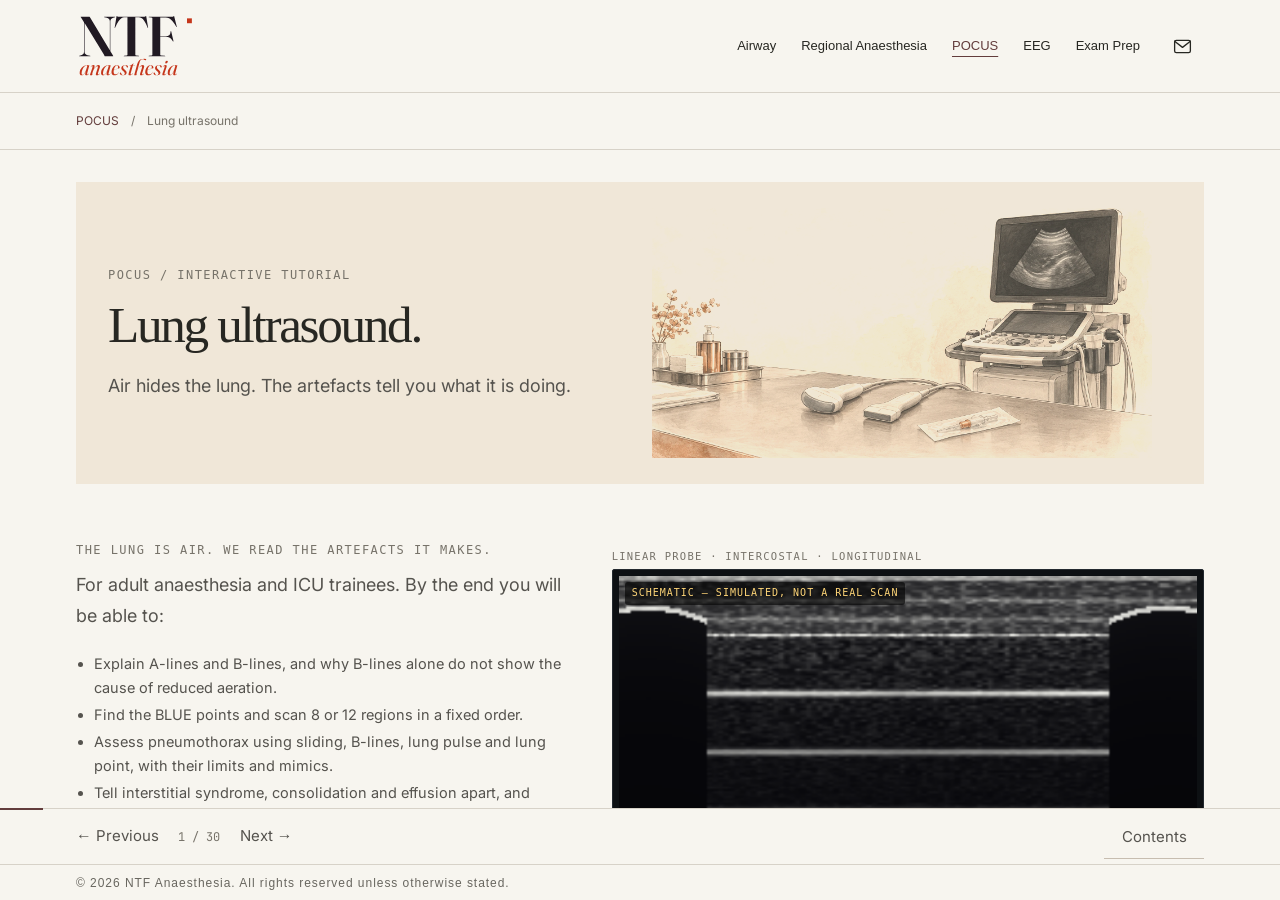
<file: pocus/lung/index.html>
<!doctype html>
<html lang="en-GB" data-theme="light">
<head>
<script>window.POCUS_INITIAL_HASH=location.hash;</script>
<meta charset="utf-8">
<meta name="viewport" content="width=device-width, initial-scale=1">
<title>Lung ultrasound — NTF Anaesthesia</title>
<meta name="description" content="Masterclass: lung ultrasound for anaesthesia and ICU trainees — artefact physics, BLUE points, pneumothorax, interstitial syndrome, consolidation and effusion, the BLUE and FALLS protocols, an LUS score calculator and five cases. Includes labelled synthetic simulations and attributed real ultrasound clips.">
<style>
:root{
  --bg:#F7F2EA; --panel:#FDFAF3; --line:#E0D6C2; --line2:#CFC2A8; --ink:#2A241D; --ink2:#5A4F42; --mute:#8A7E6D; --faint:#B3A795;
  --accent:#A8541F; --accent-soft:rgba(168,84,31,.10); --red:#B85042; --blue:#2A5B8C; --green:#4C7A45; --amber:#B9852A;
  --serif:Georgia,'Iowan Old Style','Times New Roman',serif; --mono:ui-monospace,Menlo,'SF Mono',Consolas,monospace;
  --shadow:0 1px 0 rgba(42,36,29,.04),0 8px 24px -12px rgba(42,36,29,.18);
}
@media (prefers-color-scheme: dark){
  :root:not([data-theme="light"]){
    --bg:#1B1814; --panel:#242019; --line:#3A3329; --line2:#4A4135; --ink:#F1E9DB; --ink2:#CDBFAA; --mute:#9D907C; --faint:#6E6354;
    --accent:#D98A50; --accent-soft:rgba(217,138,80,.13); --red:#DC7B67; --blue:#7FA8DA; --green:#86B07C; --amber:#D9AE5B;
    --shadow:0 1px 0 rgba(0,0,0,.2),0 10px 30px -14px rgba(0,0,0,.6);
  }
}
:root[data-theme="dark"]{
  --bg:#1B1814; --panel:#242019; --line:#3A3329; --line2:#4A4135; --ink:#F1E9DB; --ink2:#CDBFAA; --mute:#9D907C; --faint:#6E6354;
  --accent:#D98A50; --accent-soft:rgba(217,138,80,.13); --red:#DC7B67; --blue:#7FA8DA; --green:#86B07C; --amber:#D9AE5B;
  --shadow:0 1px 0 rgba(0,0,0,.2),0 10px 30px -14px rgba(0,0,0,.6);
}
*{box-sizing:border-box}
html,body{margin:0;height:100%;background:var(--bg);color:var(--ink);font-family:var(--serif);-webkit-font-smoothing:antialiased}
body{overflow:hidden}
a{color:var(--accent)}
button{font:inherit;color:inherit}
.deck{position:fixed;inset:0 0 52px 0}
.slide{position:absolute;inset:0;overflow-y:auto;overflow-x:hidden;opacity:0;visibility:hidden;transform:translateX(24px);transition:opacity .35s ease,transform .35s ease,visibility 0s .35s}
.slide.active{opacity:1;visibility:visible;transform:none;transition:opacity .35s ease,transform .35s ease}
.slide.prev{transform:translateX(-24px)}
.inner{max-width:1360px;margin:0 auto;padding:34px 40px 30px;min-height:100%;display:flex;flex-direction:column}
.two{display:grid;grid-template-columns:minmax(0,5fr) minmax(0,7fr);gap:40px;align-items:start}
.two.even{grid-template-columns:1fr 1fr}
.kicker{font-family:var(--mono);font-size:12.5px;letter-spacing:.14em;text-transform:uppercase;color:var(--accent);margin-bottom:14px}
h1,h2,h3{font-weight:400;margin:0;letter-spacing:-.01em}
h1{font-size:clamp(40px,5.6vw,76px);line-height:1.02}
h2{font-size:clamp(28px,3vw,42px);line-height:1.1;margin-bottom:12px}
h3{font-size:19px;margin-bottom:4px}
.lede{font-size:18px;line-height:1.5;color:var(--ink2);margin:0 0 20px;max-width:60ch}
p{line-height:1.55}
.cap{font-family:var(--mono);font-size:11px;letter-spacing:.14em;text-transform:uppercase;color:var(--mute);margin:0 0 8px}
.rule{height:1px;background:var(--line);margin:18px 0}
.card{background:var(--panel);border:1px solid var(--line);border-radius:10px;padding:16px 18px;box-shadow:var(--shadow)}
.card + .card{margin-top:12px}
.card p{margin:4px 0 0;color:var(--ink2);font-size:15.5px}
.tag{display:inline-block;font-family:var(--mono);font-size:10.5px;letter-spacing:.14em;text-transform:uppercase;padding:3px 8px;border-radius:4px;border:1px solid currentColor}
.tag.avoid{color:var(--red)} .tag.def{color:var(--green)} .tag.deep{color:var(--blue)}
.callout{border-left:3px solid var(--accent);background:var(--accent-soft);padding:12px 16px;border-radius:0 8px 8px 0;font-size:16px;line-height:1.5;margin-top:16px}
.demo{position:sticky;top:0}
.panel{background:var(--panel);border:1px solid var(--line);border-radius:12px;padding:14px;box-shadow:var(--shadow)}
.panel + .panel{margin-top:12px}
canvas{display:block;width:100%;height:auto}
.us{background:#000;border-radius:8px;box-shadow:inset 0 0 0 1px #222}
.scanner{background:#0d1013;border-radius:10px;padding:6px;border:1px solid #23292f}
.side{border-radius:8px;border:1px solid var(--line)}
.ctrls{display:flex;flex-wrap:wrap;gap:10px 18px;align-items:center;margin-top:12px;font-family:var(--mono);font-size:12px;color:var(--ink2)}
.ctrls label{display:flex;align-items:center;gap:8px;white-space:nowrap}
.ctrls output{min-width:52px;color:var(--ink);font-weight:600}
input[type=range]{accent-color:var(--accent);width:150px}
.seg{display:inline-flex;border:1px solid var(--line2);border-radius:8px;overflow:hidden;flex-wrap:wrap}
.seg button{background:transparent;border:0;padding:7px 12px;font-family:var(--mono);font-size:12px;cursor:pointer;color:var(--ink2);border-right:1px solid var(--line2)}
.seg button:last-child{border-right:0}
.seg button[aria-pressed=true]{background:var(--accent);color:#fff}
.btn{background:var(--ink);color:var(--bg);border:0;border-radius:8px;padding:8px 14px;font-family:var(--mono);font-size:12px;cursor:pointer;letter-spacing:.04em}
.btn.ghost{background:transparent;color:var(--ink);border:1px solid var(--line2)}
.btn:hover{filter:brightness(1.1)}
.status{font-family:var(--mono);font-size:12.5px;padding:8px 12px;border-radius:8px;background:var(--bg);border:1px solid var(--line);margin-top:10px;min-height:36px;line-height:1.45}
.status b{color:var(--accent)}
.ok{color:var(--green)!important} .bad{color:var(--red)!important} .warn{color:var(--amber)!important}
table.t{width:100%;border-collapse:collapse;font-size:15.5px}
table.t th{font-family:var(--mono);font-size:11px;letter-spacing:.14em;text-transform:uppercase;color:var(--mute);text-align:left;font-weight:400;padding:8px 10px;border-bottom:1px solid var(--line2)}
table.t td{padding:11px 10px;border-bottom:1px solid var(--line);vertical-align:top;line-height:1.45;color:var(--ink2)}
table.t td:first-child{color:var(--ink);font-size:16.5px;white-space:nowrap}
#r2Table td:first-child{white-space:normal;font-size:15px}
#r2Table td:last-child{white-space:nowrap;font-family:var(--mono);font-size:13px}
table.t tr.pick{cursor:pointer;transition:background .15s}
table.t tr.pick:hover{background:var(--accent-soft)}
table.t tr.pick.on{background:var(--accent-soft);box-shadow:inset 3px 0 0 var(--accent)}
.chip{display:inline-block;padding:3px 9px;margin:2px 4px 2px 0;border:1px solid var(--line2);border-radius:999px;font-size:14px;cursor:pointer;background:var(--panel);color:var(--ink2)}
.chip:hover{border-color:var(--accent)}
.chip.on{background:var(--accent);border-color:var(--accent);color:#fff}
.num{font-family:var(--mono);color:var(--accent);font-size:13px;letter-spacing:.06em}
.plist{list-style:none;padding:0;margin:0;display:grid;gap:8px}
.plist li{display:grid;grid-template-columns:34px 1fr;gap:10px;padding:11px 14px;border:1px solid var(--line);border-radius:10px;background:var(--panel);cursor:pointer;transition:border-color .15s,transform .15s}
.plist li:hover{border-color:var(--line2)}
.plist li.on{border-color:var(--accent);box-shadow:inset 3px 0 0 var(--accent)}
.plist li b{font-weight:400;font-size:16.5px;display:block}
.plist li span{color:var(--ink2);font-size:14.5px;line-height:1.45}
.tabs{display:flex;gap:6px;margin-bottom:10px;flex-wrap:wrap}
.tabs button{background:transparent;border:1px solid var(--line2);border-radius:999px;padding:6px 14px;font-family:var(--mono);font-size:12px;cursor:pointer;color:var(--ink2)}
.tabs button[aria-selected=true]{background:var(--ink);color:var(--bg);border-color:var(--ink)}
.tabpanel[hidden]{display:none}
.grid2{display:grid;grid-template-columns:1fr 1fr;gap:10px}
.grid-us{display:grid;grid-template-columns:1.15fr 1fr;gap:10px;align-items:start}
.mini{font-family:var(--mono);font-size:11px;color:var(--mute);margin-top:6px;line-height:1.4}
.legend{display:flex;gap:14px;flex-wrap:wrap;font-family:var(--mono);font-size:11px;color:var(--mute);margin-top:6px}
.legend i{display:inline-block;width:10px;height:10px;border-radius:2px;margin-right:5px;vertical-align:-1px}
.quote{font-style:italic;color:var(--mute)}
.crit{display:grid;grid-template-columns:auto 1fr auto;gap:6px 12px;font-size:15px;align-items:center}
.crit .ic{width:20px;height:20px;border-radius:50%;display:grid;place-items:center;font-family:var(--mono);font-size:12px;border:1px solid var(--line2);color:var(--mute)}
.crit .ic.ok{border-color:var(--green);background:var(--green);color:#fff!important}
.crit .ic.bad{border-color:var(--red);color:var(--red)}
.crit .val{font-family:var(--mono);font-size:12.5px;color:var(--ink2);text-align:right}
/* divider slides */
.divider .inner{justify-content:center}
.divider h1{font-size:clamp(56px,8vw,112px)}
.big-quote{font-size:clamp(20px,2vw,26px);line-height:1.45;color:var(--ink2);max-width:46ch;font-style:italic;margin-top:30px}
/* bottom bar */
.bar{position:fixed;left:0;right:0;bottom:0;height:52px;border-top:1px solid var(--line);background:var(--panel);display:flex;align-items:center;gap:16px;padding:0 18px;font-family:var(--mono);font-size:12px;color:var(--ink2);z-index:20}
.bar .q{flex:1;min-width:0;white-space:nowrap;overflow:hidden;text-overflow:ellipsis;font-family:var(--serif);font-style:italic;color:var(--mute);font-size:13px}
.bar .prog{position:absolute;left:0;top:-1px;height:2px;background:var(--accent);transition:width .3s}
.bar .pace{position:absolute;left:0;top:-1px;height:2px;width:2px;background:var(--ink);opacity:.5}
.bar button{background:transparent;border:1px solid var(--line2);border-radius:6px;padding:5px 9px;cursor:pointer;font-family:var(--mono);font-size:12px;color:var(--ink2)}
.timer{display:flex;gap:10px;align-items:center}
.timer .el{font-weight:600;color:var(--ink);min-width:44px}
.timer .sl{color:var(--mute)}
.timer .over{color:var(--red)}
#notes{position:fixed;right:16px;bottom:64px;max-width:440px;background:var(--ink);color:var(--bg);border-radius:12px;padding:12px 16px;z-index:18;box-shadow:var(--shadow);font-size:15px;line-height:1.45}
#notes .cap{color:var(--faint)}#notes p{margin:4px 0 0}#notes kbd{background:transparent;color:var(--bg)}
.pov{font-family:var(--mono);font-size:10.5px;letter-spacing:.12em;text-transform:uppercase;color:var(--mute);margin:8px 0 4px}
#overview{position:fixed;inset:0 0 52px 0;background:var(--bg);z-index:15;overflow:auto;padding:30px;display:none}
#overview.show{display:block}
#overview .og{display:grid;grid-template-columns:repeat(auto-fill,minmax(230px,1fr));gap:12px;max-width:1300px;margin:0 auto}
#overview button{text-align:left;background:var(--panel);border:1px solid var(--line);border-radius:10px;padding:14px;cursor:pointer;min-height:96px}
#overview button.cur{border-color:var(--accent)}
#overview .on{font-family:var(--mono);font-size:11px;color:var(--accent);letter-spacing:.12em}
#overview .ot{font-size:16px;margin-top:6px;display:block}
#overview .om{font-family:var(--mono);font-size:11px;color:var(--mute);margin-top:6px;display:block}
.agenda{list-style:none;padding:0;margin:20px 0 0;font-family:var(--mono);font-size:12.5px;color:var(--ink2)}
.agenda li{display:flex;justify-content:space-between;border-bottom:1px dashed var(--line2);padding:6px 0}
.hint{font-family:var(--mono);font-size:11.5px;color:var(--mute);margin-top:18px}
kbd{font-family:var(--mono);font-size:11px;border:1px solid var(--line2);border-bottom-width:2px;border-radius:4px;padding:1px 5px;background:var(--panel)}
.qz{display:grid;gap:12px}
.qz .card h3{font-size:17px;line-height:1.35}
.qz .opts{display:flex;flex-wrap:wrap;gap:6px;margin-top:10px}
.qz .opts button{border:1px solid var(--line2);background:var(--bg);border-radius:8px;padding:7px 12px;cursor:pointer;font-size:14.5px;text-align:left}
.qz .opts button.right{background:var(--green);border-color:var(--green);color:#fff}
.qz .opts button.wrong{background:transparent;border-color:var(--red);color:var(--red);text-decoration:line-through}
.qz .why{font-size:14.5px;color:var(--ink2);margin-top:8px;display:none}
.qz .card.done .why{display:block}
details.src{margin-top:10px;font-family:var(--mono);font-size:12px;color:var(--mute)}
details.src img{max-width:100%;border-radius:8px;margin-top:8px;border:1px solid var(--line);background:#fff}
svg text{font-family:var(--mono)}
.arm-vein{cursor:pointer;transition:stroke-width .15s}
.arm-vein:hover{stroke-width:7}
@media (max-width:1050px){
  .two,.two.even{grid-template-columns:1fr;gap:22px}
  .demo{position:static}
  .inner{padding:22px 16px 28px}
  .grid-us{grid-template-columns:1fr}
  .bar .q{display:none}
}
@media (max-width:560px){ .grid2{grid-template-columns:1fr} table.t td:first-child{white-space:normal} input[type=range]{width:120px} }
@media (prefers-reduced-motion: reduce){ .slide{transition:none} }

/* ===== gastric deck additions ===== */
b.ink{font-weight:400;color:var(--ink)}
.num.big{font-family:var(--serif);font-size:26px;letter-spacing:0;color:var(--accent);line-height:1}
.plist li .tag{margin-left:6px;vertical-align:2px;font-size:9.5px;padding:2px 6px}
.t2 td:first-child{font-family:var(--mono);font-size:12px;letter-spacing:.06em;text-transform:uppercase;color:var(--mute);white-space:nowrap}
.t2 td{font-size:14.5px}
.t2 tr.hl{background:var(--accent-soft)}
.formula{font-family:var(--mono);font-size:14px;background:var(--bg);border:1px solid var(--line2);border-radius:8px;padding:10px 12px;margin:10px 0 4px;color:var(--ink)}
.calc input[type=number]{width:74px;font-family:var(--mono);font-size:13px;padding:5px 7px;border:1px solid var(--line2);border-radius:6px;background:var(--bg);color:var(--ink)}
.status.big{font-size:14px;line-height:1.6}
.status.big .vv{font-size:22px;font-family:var(--serif);color:var(--ink)}
.chips{display:flex;flex-wrap:wrap;gap:6px;margin-top:8px}
.chips span{font-family:var(--mono);font-size:11px;border:1px solid var(--line2);border-radius:999px;padding:3px 9px;color:var(--ink2)}
.chips span.okc{border-color:var(--green);color:var(--green)}
.chips span.badc{border-color:var(--red);color:var(--red)}
.clock{margin-top:10px;font-family:var(--mono);font-size:12px;color:var(--ink2)}
.clock .trk{height:8px;border-radius:4px;background:var(--line);position:relative;overflow:hidden;margin-top:6px}
.clock .trk i{position:absolute;left:0;top:0;bottom:0;background:var(--accent);border-radius:4px}
/* media */
.stage{background:#000;border-radius:8px;overflow:hidden;position:relative;aspect-ratio:4/3;display:flex;align-items:center;justify-content:center;box-shadow:inset 0 0 0 1px #222}
.stage img,.stage video{max-width:100%;max-height:100%;display:block;object-fit:contain}
.stage .zoom{position:absolute;right:8px;top:8px;background:rgba(0,0,0,.55);color:#fff;border:1px solid rgba(255,255,255,.35);border-radius:6px;font-family:var(--mono);font-size:11px;padding:4px 8px;cursor:pointer}
.stage .badge{position:absolute;left:8px;top:8px;background:rgba(0,0,0,.6);color:#ffd678;font-family:var(--mono);font-size:10.5px;letter-spacing:.1em;text-transform:uppercase;padding:3px 7px;border-radius:4px}
.mcap{font-size:14.5px;line-height:1.45;color:var(--ink2);margin-top:8px;min-height:42px}
.mcap .id{font-family:var(--mono);font-size:11px;color:var(--mute);margin-right:6px}
.thumbs{display:flex;gap:8px;margin-top:8px;flex-wrap:wrap}
.thumbs button{padding:0;border:2px solid transparent;border-radius:7px;overflow:hidden;width:92px;height:69px;background:#000;cursor:pointer;position:relative;flex:none}
.thumbs button.on{border-color:var(--accent)}
.thumbs img{width:100%;height:100%;object-fit:cover;display:block}
.thumbs .k{position:absolute;left:0;right:0;bottom:0;font-family:var(--mono);font-size:9.5px;color:#fff;background:linear-gradient(transparent,rgba(0,0,0,.75));padding:8px 4px 2px;text-align:left;letter-spacing:.04em}
.thumbs .pl{position:absolute;right:4px;top:3px;color:#fff;font-size:11px;text-shadow:0 0 4px #000}
/* cases */
.facts{display:grid;grid-template-columns:max-content 1fr;gap:4px 14px;font-size:15px;margin:10px 0 4px}
.facts dt{font-family:var(--mono);font-size:11px;letter-spacing:.12em;text-transform:uppercase;color:var(--mute);padding-top:3px}
.facts dd{margin:0;color:var(--ink2)}
.steps{list-style:none;padding:0;margin:14px 0 0;display:grid;gap:8px}
.steps li{border:1px solid var(--line);border-radius:10px;background:var(--panel);padding:10px 14px}
.steps .sh{display:flex;align-items:center;gap:10px;cursor:pointer}
.steps .sl{font-family:var(--serif);font-size:22px;color:var(--accent);width:22px;text-align:center}
.steps .sq{flex:1;font-size:15.5px}
.steps .sq small{display:block;font-family:var(--mono);font-size:10.5px;letter-spacing:.12em;text-transform:uppercase;color:var(--mute)}
.steps .sb{font-family:var(--mono);font-size:11px;border:1px solid var(--line2);border-radius:999px;padding:3px 10px;color:var(--ink2);background:transparent}
.steps .sa{display:none;margin-top:8px;padding-top:8px;border-top:1px dashed var(--line2);font-size:15px;line-height:1.5;color:var(--ink2)}
.steps li.shown{border-color:var(--accent);box-shadow:inset 3px 0 0 var(--accent)}
.steps li.shown .sa{display:block}
.steps li.shown .sb{display:none}
.pearl{margin-top:12px;font-style:italic;font-size:17px;color:var(--ink);border-left:3px solid var(--accent);padding:6px 0 6px 14px;display:none}
.pearl.shown{display:block}
.caseGrid{display:grid;grid-template-columns:repeat(2,1fr);gap:10px}
.caseGrid button{display:grid;grid-template-columns:84px 1fr;gap:10px;align-items:center;text-align:left;border:1px solid var(--line);border-radius:10px;background:var(--panel);padding:8px;cursor:pointer;box-shadow:var(--shadow)}
.caseGrid button:hover{border-color:var(--accent)}
.caseGrid img{width:84px;height:63px;object-fit:cover;border-radius:6px;background:#000;display:block}
.caseGrid b{font-weight:400;font-size:15px;display:block;line-height:1.25}
.caseGrid span{font-family:var(--mono);font-size:10.5px;color:var(--accent);letter-spacing:.1em}
/* library */
.lib{display:grid;grid-template-columns:repeat(auto-fill,minmax(178px,1fr));gap:12px;margin-top:12px}
.lib button{border:1px solid var(--line);border-radius:10px;background:var(--panel);padding:0;overflow:hidden;cursor:pointer;text-align:left;box-shadow:var(--shadow)}
.lib button:hover{border-color:var(--accent)}
.lib .ph{aspect-ratio:4/3;background:#000;position:relative}
.lib .ph img{width:100%;height:100%;object-fit:cover;display:block}
.lib .ph .pl{position:absolute;right:6px;top:4px;color:#fff;font-size:12px;text-shadow:0 0 4px #000}
.lib .tx{padding:7px 9px 9px;font-size:13px;line-height:1.35;color:var(--ink2)}
.lib .tx b{display:block;font-family:var(--mono);font-size:10.5px;font-weight:400;color:var(--accent);letter-spacing:.08em;margin-bottom:2px}
#lb{position:fixed;inset:0;background:rgba(10,8,6,.88);z-index:40;display:flex;align-items:center;justify-content:center;padding:20px}
#lb[hidden]{display:none}
.lbIn{width:min(1100px,100%);max-height:100%;display:flex;flex-direction:column;gap:10px;position:relative}
.lbStage{background:#000;border-radius:10px;display:flex;align-items:center;justify-content:center;min-height:200px;max-height:calc(100vh - 150px);overflow:hidden}
.lbStage img,.lbStage video{max-width:100%;max-height:calc(100vh - 150px);display:block;object-fit:contain}
.lbBar{display:flex;gap:12px;align-items:center}
.lbBar button,.lbX{background:rgba(255,255,255,.1);color:#fff;border:1px solid rgba(255,255,255,.3);border-radius:8px;padding:8px 14px;font-family:var(--mono);cursor:pointer}
.lbX{position:absolute;right:0;top:-46px}
.lbCap{flex:1;color:#eee;font-size:15px;line-height:1.45}
.lbCap .id{font-family:var(--mono);font-size:11px;color:#bbb;margin-right:8px}
/* flowchart */
.flow svg{width:100%;height:auto;display:block}
.flow .bx{fill:var(--panel);stroke:var(--line2)}
.flow .bx.lo{stroke:var(--green);fill:color-mix(in srgb,var(--green) 10%,var(--panel))}
.flow .bx.hi{stroke:var(--red);fill:color-mix(in srgb,var(--red) 9%,var(--panel))}
.flow .bx.md{stroke:var(--blue);fill:color-mix(in srgb,var(--blue) 9%,var(--panel))}
.flow .bx.q{stroke:var(--accent);fill:var(--accent-soft)}
.flow text{font-family:var(--mono);font-size:12px;fill:var(--ink)}
.flow text.s{font-size:10.5px;fill:var(--ink2)}
.flow text.h{font-family:var(--serif);font-size:15px}
.flow path{stroke:var(--line2);fill:none;stroke-width:1.4}
.flow .ah{fill:var(--line2);stroke:none}
.refs{font-family:var(--serif);font-size:13.5px;color:var(--ink2);padding-left:18px;line-height:1.45}
.refs li{margin-bottom:4px}
.stage.sm{aspect-ratio:4/3}
@media (max-width:1050px){ .caseGrid{grid-template-columns:1fr} .thumbs button{width:76px;height:57px} }
.card p.mini{font-size:11.5px;color:var(--mute);line-height:1.45}
[hidden]{display:none!important}
table.qt{font-size:12px}
table.qt th,table.qt td{padding:4px 5px;font-family:var(--mono);font-size:11.5px;text-align:right}
table.qt td:first-child{font-size:11.5px;color:var(--mute)}
@media (max-width:1050px){ .two,.two.even{grid-template-columns:minmax(0,1fr)} .grid-us{grid-template-columns:minmax(0,1fr)} }
@media (max-width:560px){
  .grid2{grid-template-columns:minmax(0,1fr)}
  .bar{gap:8px;padding:0 8px} .timer .sl,#tmR,#ntB,#ovB{display:none}
  .ctrls label{white-space:normal;flex-wrap:wrap} input[type=range]{width:110px}
  table.t td:first-child,.t2 td:first-child{white-space:normal}
  .facts{grid-template-columns:1fr} .facts dt{padding-top:6px}
  .lib{grid-template-columns:repeat(2,minmax(0,1fr))}
  .tabs{gap:4px} .tabs button{padding:5px 10px}
}
.jump{margin-top:16px;max-width:540px}
#jumpChips{display:flex;flex-wrap:wrap;gap:4px;margin-top:8px}
.jump .chip{font-family:var(--mono);font-size:11px;padding:3px 8px;margin:0}

/* ===== lung deck additions ===== */
.scanner{position:relative}
.sbadge{position:absolute;left:12px;top:12px;background:rgba(0,0,0,.62);color:#ffd678;font-family:var(--mono);font-size:10px;letter-spacing:.1em;text-transform:uppercase;padding:3px 7px;border-radius:3px;pointer-events:none;z-index:2;max-width:calc(100% - 24px)}
.rmplay{position:static;display:block;margin:6px 0 0 auto;min-height:44px;background:rgba(0,0,0,.65);color:#fff;border:1px solid rgba(255,255,255,.4);font-family:var(--mono);font-size:11px;padding:5px 9px;cursor:pointer}
canvas.us{touch-action:pan-y}
canvas.drag{cursor:ew-resize}
canvas.cal{cursor:ns-resize}
.cvcap{font-family:var(--mono);font-size:11px;color:var(--mute);margin-top:6px;line-height:1.45}
.lede b,.card b{font-weight:600;color:var(--ink)}
ul.tight{margin:6px 0 0;padding-left:18px;font-size:14.5px;line-height:1.55;color:var(--ink2)}
ul.tight li{margin:2px 0}
ol.tight{margin:6px 0 0;padding-left:20px;font-size:14.5px;line-height:1.55;color:var(--ink2)}
.tw{overflow-x:auto;max-width:100%}
.split2{display:grid;grid-template-columns:minmax(0,1fr) minmax(0,1fr);gap:10px}
.split3{display:grid;grid-template-columns:minmax(0,1.1fr) minmax(0,1fr);gap:10px}
/* I-AIM cards */
.iaim{display:grid;grid-template-columns:repeat(4,minmax(0,1fr));gap:10px;margin-top:14px}
.iaim .ic4{border:1px solid var(--line);background:var(--bg);padding:0;text-align:left;display:flex;flex-direction:column}
.iaim .ic4 > button{all:unset;cursor:pointer;display:block;padding:16px 16px 12px;box-sizing:border-box;width:100%}
.iaim .ic4 > button:focus-visible{outline:2px solid var(--accent);outline-offset:-2px}
.iaim .ic4 .L{font-family:var(--serif);font-size:38px;color:var(--accent);line-height:1}
.iaim .ic4 .n{display:block;font-size:17px;margin-top:6px}
.iaim .ic4 .s{display:block;font-family:var(--mono);font-size:11px;color:var(--mute);margin-top:6px}
.iaim .ic4 .body{display:none;padding:0 16px 16px;font-size:14px;line-height:1.55;color:var(--ink2)}
.iaim .ic4.open{border-color:var(--accent);box-shadow:inset 0 3px 0 var(--accent)}
.iaim .ic4.open .body{display:block}
/* torso + svg diagrams */
.dia svg{width:100%;height:auto;display:block}
.dia .body{fill:color-mix(in srgb,var(--accent) 7%,var(--panel));stroke:var(--line2);stroke-width:1.5}
.dia .bone{stroke:var(--mute);fill:none;stroke-width:2;stroke-linecap:round}
.dia .gl{stroke:var(--faint);stroke-dasharray:4 4;fill:none}
.dia .reg{fill:transparent;stroke:var(--line2);stroke-width:1}
.dia .reg.sh{fill:var(--accent-soft)}
.dia text{font-family:var(--mono);font-size:10px;fill:var(--ink2)}
.dia text.lb{font-size:11px;fill:var(--ink)}
.dia .pt circle{fill:var(--accent);stroke:#fff;stroke-width:2;cursor:pointer}
.dia .pt:focus{outline:none}.dia .pt:focus circle,.dia .pt:hover circle{stroke:var(--ink);stroke-width:3}
.dia .hand{fill:rgba(220,170,140,.35);stroke:var(--accent);stroke-width:1.2;transition:transform .9s ease,opacity .9s ease}
.dia .phr{stroke:var(--blue);stroke-width:1.5;stroke-dasharray:6 4;fill:none}
.dia .tile{cursor:pointer}
.dia .tile rect{stroke:var(--line2);stroke-width:1;transition:fill .2s}
.dia .tile:focus{outline:none}.dia .tile:focus rect,.dia .tile.sel rect{stroke:var(--ink);stroke-width:2.5}
.dia .air{fill:#bfe0f5;stroke:#7fb2d6}
.dia .lungf{fill:#e9b8b4;stroke:#c98d88}
.dia .wall{fill:var(--line);stroke:var(--line2)}
.dia .probe{fill:var(--ink);stroke:none}
.dia .fluid{fill:#7fb2d6;opacity:.85;transition:opacity .9s, transform .9s}
.dia .bub{fill:#e8f6ff;stroke:#7fb2d6;transition:transform .9s}
/* M-mode + ECG */
.trace{display:block;width:100%;height:auto;background:#06090b;border-radius:2px}
/* fb */
.fb{font-family:var(--mono);font-size:12.5px;margin-top:8px;min-height:20px}
/* PTX algorithm */
.algo svg{width:100%;height:auto;display:block}
.algo rect{fill:var(--panel);stroke:var(--line2);transition:fill .2s,stroke .2s}
.algo .on rect{stroke:var(--accent);fill:var(--accent-soft);stroke-width:2}
.algo .ex rect{stroke:var(--green)}.algo .ex.on rect{fill:color-mix(in srgb,var(--green) 18%,var(--panel))}
.algo .rd rect{stroke:var(--red)}.algo .rd.on rect{fill:color-mix(in srgb,var(--red) 18%,var(--panel))}
.algo text{font-family:var(--mono);font-size:11px;fill:var(--ink)}
.algo path{stroke:var(--line2);fill:none;stroke-width:1.3}
/* BLUE stepper */
.crumbs{display:flex;flex-wrap:wrap;gap:4px;font-family:var(--mono);font-size:11px;color:var(--mute);margin:6px 0 10px}
.crumbs span{border:1px solid var(--line2);padding:2px 7px}
.node{border:1px solid var(--accent);background:var(--accent-soft);padding:14px 16px}
.node h3{margin:0 0 8px}
.node .opts{display:flex;flex-wrap:wrap;gap:6px}
.node .opts button{border:1px solid var(--line2);background:var(--bg);padding:9px 12px;cursor:pointer;font-size:14px;min-height:40px}
.node .opts button:hover{border-color:var(--accent)}
.term{display:grid;grid-template-columns:minmax(0,180px) minmax(0,1fr);gap:12px;align-items:start}
.thumbrow{display:grid;grid-template-columns:repeat(auto-fill,minmax(120px,1fr));gap:8px;margin:8px 0}
.thumbrow figure{margin:0}
.thumbrow figcaption{font-family:var(--mono);font-size:10.5px;color:var(--mute);margin-top:3px;line-height:1.35}
.tree svg{width:100%;height:auto;display:block}
.tree rect{fill:var(--panel);stroke:var(--line2)}
.tree .v rect{fill:var(--accent-soft);stroke:var(--accent);stroke-width:2}
.tree .tt rect{stroke-dasharray:3 2}
.tree text{font-family:var(--mono);font-size:9.5px;fill:var(--ink)}
.tree path{stroke:var(--line2);fill:none}
.tree .v2{stroke:var(--accent);stroke-width:2}
/* LUS grid */
.lus{display:grid;grid-template-columns:repeat(6,minmax(0,1fr));gap:4px}
.lus .hd{font-family:var(--mono);font-size:9.5px;color:var(--mute);text-align:center;letter-spacing:.06em;text-transform:uppercase;line-height:1.2;padding-bottom:2px}
.lus button{border:1px solid var(--line2);padding:4px 2px 5px;cursor:pointer;min-height:64px;display:flex;flex-direction:column;align-items:center;gap:2px;font-family:var(--mono);font-size:10px;color:#2a241d;background:#fff}
.lus button .sc{font-size:18px;font-family:var(--serif);line-height:1}
.lus button img{width:100%;max-width:56px;height:auto;display:block;aspect-ratio:4/3;background:#000}
.lus button[data-s="0"]{background:#fbf7f2}.lus button[data-s="1"]{background:#f2c9b8}.lus button[data-s="2"]{background:#d9806a}.lus button[data-s="3"]{background:#9e3b2c;color:#fff}
.lus .mid{grid-column:1/-1;height:1px;background:var(--line);margin:2px 0}
.lusTot{display:grid;grid-template-columns:repeat(3,minmax(0,1fr));gap:6px;margin-top:10px;font-family:var(--mono);font-size:12px}
.lusTot div{border:1px solid var(--line);padding:6px 8px}
.lusTot b{display:block;font-family:var(--serif);font-size:22px;font-weight:400;color:var(--ink)}
.banner{margin-top:10px;padding:10px 12px;border-left:3px solid var(--line2);font-size:14px;line-height:1.5;background:var(--bg)}
.banner.g{border-color:var(--green)}.banner.a{border-color:var(--amber)}.banner.r{border-color:var(--red)}
/* FALLS */
.falls{display:grid;grid-template-columns:repeat(4,minmax(0,1fr));gap:8px;margin-top:12px}
.falls > div{border:1px solid var(--line);padding:10px 12px;font-size:13.5px;line-height:1.45;color:var(--ink2)}
.falls > div > b{display:block;font-family:var(--mono);font-size:11px;letter-spacing:.1em;text-transform:uppercase;color:var(--accent);margin-bottom:4px;font-weight:400}
.stopb{display:inline-block;background:var(--red);color:#fff;font-family:var(--mono);font-size:12px;letter-spacing:.1em;padding:4px 10px;margin-top:6px}
/* quiz single */
.q1{max-width:760px}
.q1 .dots{display:flex;gap:5px;flex-wrap:wrap;margin:6px 0 12px}
.q1 .dots button{width:26px;height:26px;border:1px solid var(--line2);background:var(--bg);font-family:var(--mono);font-size:10px;cursor:pointer;padding:0}
.q1 .dots button.cur{border-color:var(--ink);border-width:2px}
.q1 .dots button.r{background:var(--green);color:#fff;border-color:var(--green)}
.q1 .dots button.w{background:var(--red);color:#fff;border-color:var(--red)}
.q1 .opts{display:grid;gap:6px;margin-top:12px}
.q1 .opts button{border:1px solid var(--line2);background:var(--bg);padding:10px 12px;cursor:pointer;font-size:15px;text-align:left;min-height:44px}
.q1 .opts button .k{font-family:var(--mono);font-size:11px;color:var(--mute);margin-right:8px}
.q1 .opts button.right{background:var(--green);border-color:var(--green);color:#fff}
.q1 .opts button.right .k,.q1 .opts button.wrong .k{color:inherit}
.q1 .opts button.wrong{border-color:var(--red);color:var(--red);text-decoration:line-through}
.q1 .why{margin-top:10px;font-size:14.5px;line-height:1.55;color:var(--ink2);border-left:3px solid var(--accent);padding:6px 12px}
.q1 .nav{display:flex;gap:8px;margin-top:14px;flex-wrap:wrap}
/* library */
.lib .ph canvas,.lib .ph svg{width:100%;height:100%;display:block}
.lbBody{background:var(--bg);color:var(--ink);padding:16px;overflow:auto;max-height:calc(100vh - 80px)}
.lbIn{max-height:calc(100vh - 40px)}
.compare{display:grid;grid-template-columns:minmax(0,1fr) minmax(0,1fr);gap:10px}
.hl{font-family:var(--mono);font-size:11px;display:flex;flex-wrap:wrap;gap:4px;margin-top:6px}
.hl button{border:1px solid var(--line2);background:var(--bg);padding:4px 8px;cursor:pointer;font-family:var(--mono);font-size:11px;min-height:32px}
.hl button:hover,.hl button:focus-visible{border-color:var(--accent);background:var(--accent-soft)}
.swatch{display:flex;gap:8px;margin-top:8px;align-items:center}
.swatch canvas{width:90px;height:90px;border:1px solid var(--line)}
.calc2{font-family:var(--mono);font-size:13px;background:var(--bg);border:1px solid var(--line2);padding:10px 12px;margin-top:8px;line-height:1.6}
.calc2 .vv{font-family:var(--serif);font-size:22px;color:var(--ink)}
.chiprow{display:flex;gap:6px;flex-wrap:wrap;margin-top:8px}
@media (max-width:1050px){ .iaim{grid-template-columns:repeat(2,minmax(0,1fr))} .falls{grid-template-columns:repeat(2,minmax(0,1fr))} .tree{display:none} }
@media (max-width:700px){ .iaim,.falls{grid-template-columns:minmax(0,1fr)} .split2,.split3,.compare{grid-template-columns:minmax(0,1fr)} .term{grid-template-columns:minmax(0,1fr)} .lus button{min-height:58px} .lus button img{max-width:44px} .lus .hd{font-size:8.5px} }
#lb{z-index:90}
#lb .lbX{position:absolute;top:8px;right:8px;z-index:3;top:8px}
.lbIn{width:min(980px,100%)}
.lbBody{padding-top:48px}
.lbBody canvas.us{max-height:58vh;width:auto;max-width:100%;margin:0 auto}
</style>
<link rel="icon" href="../ana-ntf-monogram.svg" type="image/svg+xml"><meta name="robots" content="noindex,nofollow"><link rel="stylesheet" href="../assets/navigation.css?v=20261008"><link rel="stylesheet" href="../assets/site-shell.css?v=20261008"><link rel="stylesheet" href="../assets/pocus-course.css?v=20261019-nopicker"><link rel="stylesheet" href="../assets/header-nav.css?v=20261008"><script defer src="../assets/navigation.js?v=20261008"></script><script defer src="../assets/pocus-course.js?v=20261019-flat"></script><link rel="stylesheet" href="../assets/panoramic-banners.css?v=20261008-wide"><link rel="stylesheet" href="../assets/banner-framing.css?v=20261008"><link rel="stylesheet" href="../shared/series.css?v=20261030-plan"><script defer src="../shared/series.js?v=20261019-norv"></script></head>
<body class="pocus-course"><header class="ntf-header"><div class="ntf-header-inner"><a class="ntf-logo" href="https://anantf.com/" aria-label="NTF Anaesthesia home"><img src="../ana-ntf-logo.svg?v=clean" alt="NTF Anaesthesia" width="229" height="120"></a><button class="ntf-mobile-toggle" type="button" aria-expanded="false" aria-controls="ntf-main-nav">Menu <svg viewBox="0 0 20 20" width="18" height="18" fill="none" stroke="currentColor" aria-hidden="true"><path d="M3 6h14M3 10h14M3 14h14"/></svg></button><nav class="ntf-nav" id="ntf-main-nav" aria-label="Main navigation"><a href="https://airway.anantf.com/airway.html">Airway</a><a href="https://regional.anantf.com/">Regional Anaesthesia</a><a href="../" aria-current="page">POCUS</a><a href="https://anantf.com/eeg/">EEG</a><a href="https://exams.anantf.com/">Exam Prep</a></nav><a class="ntf-contact" href="mailto:contact@anantf.com" aria-label="Email NTF Anaesthesia" title="Email NTF Anaesthesia"><svg viewBox="0 0 24 24" width="21" height="21" fill="none" stroke="currentColor" stroke-width="1.5" stroke-linecap="round" stroke-linejoin="round" aria-hidden="true"><rect x="3" y="5" width="18" height="14" rx="2"/><path d="m3 6 9 7 9-7"/></svg></a></div></header>
<nav class="course-toolbar" aria-label="Tutorial navigation"><div class="course-toolbar-inner"><div class="course-breadcrumb"><a href="../">POCUS</a><span aria-hidden="true">/</span><span>Lung ultrasound</span></div><label class="course-section-picker"><span class="course-sr-only">Tutorial section</span><select id="course-section" aria-label="Tutorial section"></select></label></div></nav><main class="deck" id="deck" tabindex="-1">


<!-- ============ 1 INTRO ============ -->
<section class="slide course-intro" data-min="3" data-title="Start here" data-prompt="Ask: who has used ultrasound to look for a pneumothorax? Who has treated one on a chest X-ray that turned out to be a skin fold? Then: what does a normal lung look like on ultrasound, given that ultrasound cannot pass through air?">
  <div class="inner two course-start-grid"><section class="course-hero wide-illustration-banner ntf-illustrated-banner" aria-label="Tutorial introduction"><div><p class="course-eyebrow">POCUS / Interactive tutorial</p><h1>Lung ultrasound.</h1><p class="course-hero-lead">Air hides the lung. The artefacts tell you what it is doing.</p></div><figure><img src="../assets/ether-pocus-equipment.webp" width="1774" height="887" alt="" aria-hidden="true"></figure></section>
    <div>
      <p class="course-eyebrow">The lung is air. We read the artefacts it makes.</p>
      <p class="lede">For adult anaesthesia and ICU trainees. By the end you will be able to:</p>
      <ul class="tight">
        <li>Explain A-lines and B-lines, and why B-lines alone do not show the cause of reduced aeration.</li>
        <li>Find the BLUE points and scan 8 or 12 regions in a fixed order.</li>
        <li>Assess pneumothorax using sliding, B-lines, lung pulse and lung point, with their limits and mimics.</li>
        <li>Tell interstitial syndrome, consolidation and effusion apart, and estimate an effusion's volume.</li>
        <li>Run the BLUE protocol for acute respiratory failure, and know what FALLS adds in shock.</li>
        <li>Calculate an LUS aeration score and know where it helps (PEEP, weaning).</li>
        <li>Use lung ultrasound in theatre and recovery for endobronchial intubation, atelectasis, and pneumothorax after a line or block.</li>
        <li>Measure diaphragm excursion and thickening fraction, and recognise phrenic palsy after an interscalene block.</li>
      </ul>
      <p class="course-eyebrow" style="margin-top:22px">In this tutorial</p><ul class="agenda" style="max-width:460px">
        <li><span>Start here · Chest survey</span></li>
        <li><span>Part I · Physics, probes and points, normal lung</span></li>
        <li><span>Part II · Pneumothorax, B-lines, consolidation, effusion</span></li>
        <li><span>Part III · BLUE, fluid tolerance, LUS score, theatre and diaphragm</span></li>
        <li><span>Part IV · Five cases</span></li>
        <li><span>Quick check · Library · Close</span></li>
      </ul>
      <div class="jump"><button class="btn" id="jumpCases">Jump to the cases →</button><span id="jumpChips"></span></div>
    </div>
    <div>
      <div class="pov">Linear probe · intercostal · longitudinal</div>
      <div class="scanner"><span class="sbadge">SCHEMATIC – simulated, not a real scan</span><canvas id="heroUS" class="us" aria-label="Simulated lung ultrasound loop: an aerated A-pattern changing to a B-pattern with increased vertical artefacts"></canvas></div>
      <div class="cvcap">Same probe and settings: A-pattern ⇄ B-pattern. The pattern alone does not identify the cause.</div>
      <div class="card" style="margin-top:14px"><div class="cap">Why it matters</div>
        <p>In a systematic review, lung ultrasound detected pneumothorax with a pooled sensitivity of about 91% (specificity 98%), against about 50% for supine chest radiography (Alrajhi 2012). In the original BLUE study, lung and venous ultrasound reached the correct diagnosis in 90.5% of patients with acute respiratory failure (Lichtenstein 2008).</p></div>
      <p class="mini" style="margin-top:12px">Sibling pages: <a href="../cardiac/">Focused cardiac ultrasound</a> · <a href="../haemodynamics/">Flow and fluid responsiveness</a> · <a href="../dvt/">DVT compression</a> · <a href="../efast/">eFAST</a> · <a href="../gastric/">Gastric</a> · <a href="../vascular-access/">Vascular access</a></p>
    </div>
  </div>
</section>

<!-- ============ 2 I-AIM ============ -->
<section class="slide" data-min="3" data-title="Plan the lung examination" data-prompt="Ask: name one situation where you should not scan but should act now. (Answer: a peri-arrest patient with clinical tension pneumothorax. Decompress first.)">
  <div class="inner">
    <div class="kicker">01 · Plan the examination</div>
    <h2>Choose the survey that answers the question.</h2>
    <p class="lede">Begin with a bilateral chest survey. Use the 8-region approach for anterolateral assessment, extend posteriorly for dependent disease, and use named protocols for their specific purpose.</p>
    <div class="iaim" id="iaim">
      <div class="ic4 open"><button aria-expanded="true"><span class="L">1</span><span class="n">Clinical question</span><span class="s">Targeted check or wider survey?</span></button>
        <div class="body">What is the clinical question, and would the answer change what I do? Examples:<ul class="tight"><li>dyspnoea or hypoxia</li><li>shock</li><li>suspected pneumothorax after a procedure</li><li>checking tube position</li><li>PEEP or weaning decisions</li><li>an effusion before drainage</li></ul></div></div>
      <div class="ic4"><button aria-expanded="false"><span class="L">2</span><span class="n">Bilateral survey</span><span class="s">Anterior, lateral, then posterior when indicated</span></button>
        <div class="body">Choose a probe and preset suited to the target. In an 8-region survey, examine upper and lower anterior and lateral regions on both sides. Add posterior upper and lower regions for a 12-region survey when feasible. Record inaccessible regions. A rapid anterior pneumothorax check does not replace a basal and posterior survey for effusion or consolidation.</div></div>
      <div class="ic4"><button aria-expanded="false"><span class="L">3</span><span class="n">Regional findings</span><span class="s">Pleura, artefacts, tissue and fluid</span></button>
        <div class="body"><ol class="tight"><li>Is there a pleural line, and is it sliding?</li><li>A-lines or B-lines? If B-lines, how many, and are they coalescent?</li><li>Is there consolidation (tissue-like lung)?</li><li>Is there an effusion?</li><li>If sliding is absent: is there a lung pulse, any B-lines, a lung point?</li></ol>Describe the distribution, including normal and unassessed regions, before assigning a cause.</div></div>
      <div class="ic4"><button aria-expanded="false"><span class="L">4</span><span class="n">Clinical integration</span><span class="s">Select the appropriate application</span></button>
        <div class="body">BLUE organises a differential in acute respiratory failure using defined points and venous assessment. A 12-region LUS score describes aeration loss and serial change. Effusion and diaphragm assessment require their own acquisition. These approaches answer different questions. Integrate findings with the patient and focused cardiac assessment when relevant.</div></div>
    </div>
    <div class="callout" style="max-width:720px">Rule: a scan you cannot interpret is <b>inconclusive, not negative</b>.</div>
  </div>
</section>

<!-- ============ 3 PART I ============ -->
<section class="slide divider" data-min="1" data-title="Part I · Physics and acquisition" data-prompt="Ask the room: if ultrasound cannot see through air, how can it diagnose anything in the lung?">
  <div class="inner two" style="align-items:center;flex:1">
    <div>
      <div class="kicker">Part I · Physics and acquisition</div>
      <h1>Artefacts, probes and points</h1>
      <p class="big-quote">How air makes A-lines and reduced aeration makes vertical artefacts, which probe to use and where, and what normal lung looks like in B-mode and M-mode.</p>
    </div>
    <div><div class="scanner"><span class="sbadge">Schematic · simulated</span><canvas id="p1US" class="us" aria-label="Simulated bat sign with lung sliding"></canvas></div><div class="cvcap">The bat sign: two rib shadows (wings) and the pleural line (body).</div></div>
  </div>
</section>

<!-- ============ 4 SIM 1 PHYSICS ============ -->
<section class="slide" data-min="6" data-title="Artefact physics" data-prompt="Move the soft-tissue slider and ask: why do the A-lines move with the pleura? Then raise the water slider one step at a time and ask: at what count does this space become positive? Finally switch on the lookalikes and ask: which of these is not a B-line, and why?">
  <div class="inner two">
    <div>
      <div class="kicker">02 · Artefact physics</div>
      <h2>The bat sign, A-lines and B-lines.</h2>
      <div class="card"><div class="cap">Bat sign</div><p>Scan longitudinally across two ribs. The rib shadows are the bat's wings and the pleural line, about 0.5 cm below the rib line in adults, is its body. Always find the bat sign first, so you know you are looking at the pleura and not at a rib or a fascial plane.</p></div>
      <div class="card"><div class="cap">Pleural line and A-lines</div><p>The pleural line is the bright line where parietal and visceral pleura meet. Air in the lung beyond it reflects almost all of the beam.</p><p><b>A-lines</b> are horizontal, bright, evenly spaced reverberation artefacts: the beam bounces between the pleura and the probe face, so each A-line sits at a whole multiple of the skin-to-pleura distance. A-lines mean air lies below the pleura: normal aerated lung, or free air in a pneumothorax. A-lines by themselves cannot tell the two apart; sliding can.</p></div>
      <div class="card"><div class="cap">B-lines (Volpicelli 2012 consensus)</div><p>Discrete, laser-like, vertical, hyperechoic reverberation artefacts that:</p>
        <ul class="tight"><li>arise from the pleural line,</li><li>extend to the bottom of the screen without fading,</li><li>erase A-lines where they cross, and move with sliding when sliding is present.</li></ul><p class="mini">This is the conventional description, not a hardware-independent definition. Depth, gain, frequency and processing change their appearance; B-lines may persist when sliding is absent (Demi 2023).</p>
        <p>They reflect altered air–tissue interfaces near the lung surface: oedema, inflammation, fibrosis and loss of aeration can all produce them. A few isolated basal B-lines can be normal. The traditional 8-region method calls a longitudinal intercostal view with <b>≥3 B-lines</b> positive; this is a protocol threshold, not a universal diagnosis.</p></div>
      <div class="card"><div class="cap">Lookalikes</div><p><b>Z-lines</b> (and short I-lines) are short, ill-defined and fade within a few centimetres; they do not erase A-lines and are not B-lines. Older papers, including Lichtenstein 1997 and 1999, use 'comet-tail artefact' to mean the B-line itself. <b>E-lines</b> come from subcutaneous emphysema and start above the pleural line. A pleural line that cannot be seen means you cannot interpret B-lines.</p></div>
    </div>
    <div class="demo">
      <div class="panel" id="sim1">
        <div class="cap">SIM 1 · Air, water, artefact</div>
        <div class="split2">
          <div><div class="pov">Ray diagram · reverberation</div><div class="dia" id="rayDia"></div></div>
          <div><div class="pov">Linear probe · 0–8 cm</div><div class="scanner"><span class="sbadge">Schematic</span><canvas id="s1US" class="us" aria-label="Simulated linear lung sonogram responding to the sliders"></canvas></div></div>
        </div>
        <div class="ctrls">
          <label>Soft-tissue thickness <input type="range" id="s1D" min="1" max="3" step="0.1" value="1.5"><output id="s1Do"></output></label>
          <label>Vertical artefacts <input type="range" id="s1W" min="0" max="3" step="1" value="0"><output id="s1Wo"></output></label>
          <button class="btn ghost" id="s1Look" aria-pressed="false">Z-line / E-line lookalikes</button>
          <button class="btn ghost" id="s1Bat" aria-pressed="false">Bat sign labels</button>
        </div>
        <div class="status" id="s1Stat"></div>
      </div>
    </div>
  </div>
</section>

<!-- ============ 5 SIM 2 POINTS ============ -->
<section class="slide" data-min="5" data-title="Probe, preset and chest regions" data-prompt="Have a volunteer place their hands on a colleague, or on the diagram, and point to the PLAPS point. Ask: in a supine ventilated patient, where would a small pneumothorax collect? Where would 200 mL of effusion be?">
  <div class="inner two">
    <div>
      <div class="kicker">03 · Probe, preset and points</div>
      <h2>A systematic survey, with BLUE points as a separate option.</h2>
      <div class="card"><div class="cap">Probe</div>
        <ul class="tight"><li><b>High-frequency linear</b> (about 5–13 MHz), depth 4–6 cm: the best view of the pleural line, sliding, lung point and small subpleural consolidations. The usual choice in theatre and after procedures.</li>
        <li><b>Curvilinear or microconvex</b> (about 2–6 MHz), depth 12–18 cm: B-lines across the whole field, consolidation, effusion and the PLAPS point. A good all-round lung probe; Lichtenstein uses a microconvex for lung, heart and veins.</li>
        <li><b>Phased array</b> (cardiac): usable when it is the only probe on the machine, but its narrow near field shows the pleura poorly.</li></ul></div>
      <div class="card"><div class="cap">Settings and orientation</div><p>Choose a lung preset if the machine has one. Otherwise turn off tissue harmonics, compound imaging and heavy smoothing or persistence filters, because they suppress or blur artefacts. Set the focus at the pleural line.</p><p>Longitudinal (probe marker towards the head) across two ribs to find the bat sign. Then, if needed, rotate along the intercostal space to see more pleura.</p></div>
      <div class="card"><div class="cap">BLUE points (Lichtenstein 2008)</div><p>Place both hands on the chest, thumbs excluded. The upper hand's little finger touches the lower edge of the clavicle, and the fingertips reach the midline.</p>
        <ul class="tight"><li><b>Upper BLUE point</b>: between the bases of the middle and ring fingers of the upper hand.</li><li><b>Lower BLUE point</b>: middle of the palm of the lower hand.</li><li><b>Phrenic line</b>: the lower edge of the lower hand, roughly where the diaphragm sits.</li><li><b>PLAPS point</b> (posterolateral alveolar and/or pleural syndrome): where a horizontal line from the lower BLUE point meets the posterior axillary line. Scan as far posteriorly as the bed allows.</li></ul></div>
      <div class="card"><div class="cap">Regional schemes and gravity</div>
        <ul class="tight"><li><b>8 regions</b> (Volpicelli 2012): anterior and lateral, upper and lower, on each side. Used to call interstitial syndrome.</li><li><b>12 regions</b>: adds posterior upper and lower on each side, bounded by the parasternal, anterior axillary and posterior axillary lines. Used for the LUS score.</li></ul>
        <p>Air rises and fluid falls. Look for pneumothorax at the anterior points (non-dependent in a supine patient) and for effusion and consolidation posteriorly at the bases.</p></div>
    </div>
    <div class="demo">
      <div class="panel" id="sim2">
        <div class="cap">SIM 2 · Find the points</div>
        <div class="ctrls" style="margin-top:0">
          <div class="seg" id="s2View"><button data-v="front" aria-pressed="true">Front</button><button data-v="lat" aria-pressed="false">Right lateral</button></div>
          <div class="seg" id="s2Mode"><button data-v="blue" aria-pressed="false">BLUE points</button><button data-v="8" aria-pressed="true">8 regions</button><button data-v="12" aria-pressed="false">12 regions</button></div>
        </div>
        <div class="split3" style="margin-top:10px">
          <div class="dia" id="torso2"></div>
          <div>
            <div class="ctrls" style="margin-top:0;flex-direction:column;align-items:flex-start">
              <button class="btn" id="s2Hands">Place hands</button>
              <button class="btn ghost" id="s2Grav" aria-pressed="false">Gravity: supine</button>
            </div>
            <div class="dia" id="gravDia" style="margin-top:8px"></div>
            <div class="cvcap" id="gravCap">Axial slice, supine. Toggle gravity.</div>
            <div class="pov" style="margin-top:10px">Probe</div>
            <div class="seg" id="s2Probe"><button data-v="lin" aria-pressed="true">Linear</button><button data-v="curv" aria-pressed="false">Curvilinear</button><button data-v="pa" aria-pressed="false">Phased</button></div>
            <div class="dia" id="probeDia" style="margin-top:8px"></div>
          </div>
        </div>
        <div class="status" id="s2Stat">8 regions: upper and lower anterior and lateral regions on each side. Switch to the lateral view to see the regional boundaries, or select BLUE points for point-based scanning.</div>
      </div>
    </div>
  </div>
</section>

<!-- ============ 6 SIM 3 NORMAL ============ -->
<section class="slide" data-min="6" data-title="Normal lung: sliding and seashore" data-prompt="Run Apnoea next to Pneumothorax and ask: both have no sliding, so which one excludes a pneumothorax, and why? Then drag the cursor onto a rib and ask what has gone wrong.">
  <div class="inner two">
    <div>
      <div class="kicker">04 · Normal lung</div>
      <h2>Sliding, A-lines and the seashore.</h2>
      <div class="card"><div class="cap">Normal aerated lung (A-pattern at that point)</div><ul class="tight"><li><b>Lung sliding</b>: a shimmer, like ants marching along the pleural line, as the visceral pleura moves against the parietal pleura with each breath.</li><li>A-lines, with 2 or fewer B-lines.</li></ul></div>
      <div class="card"><div class="cap">M-mode</div><p><b>Seashore sign.</b> Put the M-mode cursor through the pleural line between two ribs. Above the pleura, the static chest wall makes flat horizontal lines (the waves). Below it, the moving lung makes a granular, sandy pattern (the beach).</p><p><b>Barcode (stratosphere) sign.</b> Horizontal lines above and below the pleural line, so no sandy texture. It means there is no movement at the pleural line. This fits pneumothorax but is not proof of it.</p></div>
      <div class="card"><div class="cap">Lung pulse</div><p>When the lung is not ventilated but still lies against the chest wall, the heartbeat moves the pleural line in time with the ECG. A lung pulse shows the two pleural layers are touching, so there is <b>no pneumothorax under the probe</b>. Typical settings: apnoea, endobronchial intubation, complete atelectasis (Lichtenstein 2003).</p></div>
      <div class="card"><div class="cap">Sliding has three meanings</div><ul class="tight"><li>Present: no pneumothorax at that point.</li><li>Absent, with a lung pulse or B-lines: no pneumothorax at that point (the lung touches the wall but is not moving).</li><li>Absent, with neither: pneumothorax is possible; look for a lung point.</li></ul></div>
    </div>
    <div class="demo">
      <div class="panel" id="sim3">
        <div class="cap">SIM 3 · Sliding lab</div>
        <canvas id="s3Ecg" class="trace" aria-label="Simulated ECG and ventilator trace"></canvas>
        <div class="split2" style="margin-top:8px">
          <div><div class="pov">B-mode · drag the M-mode cursor</div><div class="scanner"><span class="sbadge">Schematic</span><canvas id="s3US" class="us drag" aria-label="Simulated B-mode; drag to move the M-mode cursor"></canvas></div></div>
          <div><div class="pov">M-mode · 4 s</div><div class="scanner"><span class="sbadge">Schematic</span><canvas id="s3MM" class="us" aria-label="Simulated M-mode strip"></canvas></div></div>
        </div>
        <div class="ctrls">
          <div class="seg" id="s3State"><button data-v="0" aria-pressed="true">1 Normal: ventilated</button><button data-v="1" aria-pressed="false">2 Apnoea</button><button data-v="2" aria-pressed="false">3 Pneumothorax</button><button data-v="3" aria-pressed="false">4 Normal + B-lines</button></div>
          <label>M-mode cursor <input type="range" id="s3X" min="-2.1" max="2.1" step="0.05" value="0"><output id="s3Xo"></output></label>
          <button class="btn ghost" id="s3Exp" aria-pressed="false">Explain</button>
          <button class="btn" id="s3Quiz">Quiz mode</button>
        </div>
        <div id="s3QuizBox" hidden class="chiprow"><button class="btn ghost" data-a="ex">PTX excluded</button><button class="btn ghost" data-a="po">PTX possible</button></div>
        <div class="status" id="s3Stat"></div>
      </div>
      <div class="split2"><figure class="scan-study" id="real-lung-sliding">
        <p class="cap">Real ultrasound · Lung sliding</p>
        <video controls playsinline preload="none" poster="../media/lung-sliding.jpg" aria-label="Real ultrasound clip: Lung sliding"><source src="../media/lung-sliding.mp4" type="video/mp4">Your browser cannot play this video. <a href="../media/lung-sliding.mp4">Open the clip</a>.</video>
        <figcaption>Follow the shimmer along the pleural line between the ribs. Genuine sliding excludes pneumothorax at the inspected site; it does not exclude a pneumothorax elsewhere.<p class="media-credit">Gillman LM, Ball CG, Panebianco N, Al-Kadi A &amp; Kirkpatrick AW (2009). <a href="https://doi.org/10.1186/1757-7241-17-34" target="_blank" rel="noopener">Source, supplement 3</a> · <a href="https://creativecommons.org/licenses/by/2.0/" target="_blank" rel="noopener">CC BY 2.0</a>. Examination header masked; transcoded; audio/metadata removed; poster extracted.</p></figcaption>
      </figure><figure class="scan-study" id="real-absent-sliding">
        <p class="cap">Real ultrasound · Absent sliding</p>
        <video controls playsinline preload="none" poster="../media/absent-sliding.jpg" aria-label="Real ultrasound clip: Absent sliding"><source src="../media/absent-sliding.mp4" type="video/mp4">Your browser cannot play this video. <a href="../media/absent-sliding.mp4">Open the clip</a>.</video>
        <figcaption>Compare the stationary pleural line with the sliding clip. Absent sliding alone is nonspecific: assess ventilation, lung pulse, B-lines and the clinical context.<p class="media-credit">Gillman LM, Ball CG, Panebianco N, Al-Kadi A &amp; Kirkpatrick AW (2009). <a href="https://doi.org/10.1186/1757-7241-17-34" target="_blank" rel="noopener">Source, supplement 4</a> · <a href="https://creativecommons.org/licenses/by/2.0/" target="_blank" rel="noopener">CC BY 2.0</a>. Examination header masked; transcoded; audio/metadata removed; poster extracted.</p></figcaption>
      </figure></div>
    </div>
  </div>
</section>

<!-- ============ 7 PART II ============ -->
<section class="slide divider" data-min="1" data-title="Part II · Pathology" data-prompt="Ask: which of these four can you exclude with one probe position, and which need a systematic sweep?">
  <div class="inner two" style="align-items:center;flex:1">
    <div>
      <div class="kicker">Part II · Pathology</div>
      <h1>Air, water, tissue, fluid</h1>
      <p class="big-quote">The four core patterns: pneumothorax (free air), interstitial syndrome (increased vertical artefacts), consolidation (lung that looks like liver) and pleural effusion (fluid above the diaphragm).</p>
    </div>
    <div class="thumbrow" id="p2Thumbs" style="grid-template-columns:repeat(2,minmax(0,1fr))"></div>
  </div>
</section>

<!-- ============ 8 PTX ============ -->
<section class="slide" data-min="5" data-title="Pneumothorax" data-prompt="Ask: absent sliding and A-lines, so is it a pneumothorax? Make the room list three other causes before revealing the pitfalls. Then ask: why does a lung pulse exclude a pneumothorax?">
  <div class="inner two">
    <div>
      <div class="kicker">05 · Pneumothorax</div>
      <h2>Separate pleural contact from absent movement.</h2>
      <div class="card"><div class="cap">Signs that exclude pneumothorax at the point scanned (any one is enough)</div>
        <ul class="tight"><li><b>Lung sliding.</b> In Lichtenstein's ICU series (1995), preserved sliding ruled out pneumothorax at the point scanned (NPV 100%). Absent sliding was sensitive (95.3%) but less specific (91.1% in that cohort, and 78% in a CT-controlled series of occult pneumothorax in critically ill patients, including trauma; Lichtenstein 2005).</li><li><b>B-lines.</b> They arise from the visceral pleura, so they cannot be present where free air separates the two layers (Lichtenstein 1999).</li><li><b>Lung pulse.</b></li><li><b>Consolidation reaching the pleura</b>, or an <b>effusion with lung visible floating in it</b> (sinusoid sign), at that point.</li></ul><p class="mini">Beware hydropneumothorax: air sits anteriorly above the fluid level (look for a 'hydro-point'). In trauma, see <a href="../efast/">eFAST</a> for haemothorax and traumatic pneumothorax.</p></div>
      <div class="card"><div class="cap">Signs that suggest pneumothorax</div><p>Absent sliding, A-lines only (the A'-profile anteriorly), barcode on M-mode. Sensitive, but not specific: see the pitfalls slide.</p></div>
      <div class="card"><div class="cap">A strong rule-in sign: the lung point</div><p>At the edge of the pneumothorax, the lung intermittently touches the chest wall during inspiration. In one view you see sliding (seashore) alternating with no sliding (barcode) at the same spot. In M-mode this is a seashore-barcode alternation in time with breathing. The original study reported 100% specificity and about 66% sensitivity (Lichtenstein 2000). A large pneumothorax may have no visible lung point. Bullae, adhesions and interfaces near the heart or diaphragm can mimic it: confirm the anatomy and clinical context.</p>
        <p><b>Size.</b> A more lateral lung point can suggest greater extent in a supine patient. It does not provide a reliable volume, identify tension, or apply uniformly to loculated/postoperative pneumothoraces. No lung point is not a size measurement.</p></div>
      <p class="mini">Accuracy: pooled sensitivity about 91% and specificity about 98% for ultrasound, against about 50% sensitivity and 99% specificity for supine CXR (Alrajhi 2012, meta-analysis of mostly trauma studies).</p>
    </div>
    <div class="demo">
      <div class="panel">
        <div class="cap">Algorithm · supine patient, anterior chest, non-dependent area first</div>
        <div class="algo" id="algo"></div>
        <div class="ctrls"><button class="btn" id="algoNext">Next step</button><button class="btn ghost" id="algoReset">Reset</button></div>
        <div class="status" id="algoStat">Press Next to walk the algorithm.</div>
      </div>
    </div>
  </div>
</section>

<!-- ============ 9 SIM 4 LUNG POINT ============ -->
<section class="slide" data-min="5" data-title="Simulation: find the lung point" data-prompt="Give the mouse to a learner. Moderate PTX: find the lung point. Then set 'complete collapse' and ask: no lung point, so does that exclude a pneumothorax? What would you do if this patient's BP were 70/40?">
  <div class="inner two">
    <div>
      <div class="kicker">06 · Simulation</div>
      <h2>Find the lung point.</h2>
      <p class="lede">Slide the probe from the sternum towards the axilla over a simulated anterior pneumothorax. Notice:</p>
      <ul class="tight"><li>Over the pneumothorax: no sliding, A-lines, barcode.</li><li>At its edge: lung appears and disappears with each breath. The B-mode shows sliding coming in from one side; the M-mode alternates seashore and barcode.</li><li>Beyond the edge: normal sliding and seashore.</li></ul>
      <p class="lede" style="margin-top:12px">Then make the pneumothorax larger and watch the lung point move laterally, until there is no lung point at all (complete collapse).</p>
      <div class="callout">Unstable with clinical tension? Decompress. Do not wait for a lung point.</div>
    </div>
    <div class="demo">
      <div class="panel" id="sim4">
        <div class="cap">SIM 4 · Lung point hunt</div>
        <div class="dia" id="axDia"></div>
        <div class="ctrls">
          <label>Probe position <input type="range" id="s4P" min="0" max="22" step="0.1" value="1"><output id="s4Po"></output></label>
          <label>PTX size <input type="range" id="s4S" min="0" max="3" step="1" value="1"><output id="s4So"></output></label>
          <div class="seg" id="s4Vent"><button data-v="sp" aria-pressed="true">Spontaneous</button><button data-v="pp" aria-pressed="false">Positive pressure</button></div>
        </div>
        <div class="split2" style="margin-top:10px">
          <div><div class="pov">B-mode · linear, intercostal plane, marker pointing medially (medial ← → lateral)</div><div class="scanner"><span class="sbadge">Schematic</span><canvas id="s4US" class="us" aria-label="Simulated B-mode under the probe"></canvas></div></div>
          <div><div class="pov">M-mode · breath ▲</div><div class="scanner"><span class="sbadge">Schematic</span><canvas id="s4MM" class="us" aria-label="Simulated M-mode under the probe"></canvas></div></div>
        </div>
        <div class="ctrls"><button class="btn" id="s4Mark">Mark lung point here</button></div>
        <div class="status" id="s4Stat"></div>
      </div>
      <div class="split2"><figure class="scan-study" id="real-lung-point">
        <p class="cap">Real ultrasound · Lung point</p>
        <video controls playsinline preload="none" poster="../media/lung-point.jpg" aria-label="Real ultrasound clip: Lung point"><source src="../media/lung-point.mp4" type="video/mp4">Your browser cannot play this video. <a href="../media/lung-point.mp4">Open the clip</a>.</video>
        <figcaption>Look for a respiratory transition between sliding lung and the adjacent A-line/no-sliding pattern. A convincing transition supports pneumothorax in context; bullae and anatomical interfaces can mimic it.<p class="media-credit">Gillman LM, Ball CG, Panebianco N, Al-Kadi A &amp; Kirkpatrick AW (2009). <a href="https://doi.org/10.1186/1757-7241-17-34" target="_blank" rel="noopener">Source, supplement 7</a> · <a href="https://creativecommons.org/licenses/by/2.0/" target="_blank" rel="noopener">CC BY 2.0</a>. Examination header masked; transcoded; audio/metadata removed; poster extracted.</p></figcaption>
      </figure><figure class="scan-study" id="real-lung-point-mimic">
        <p class="cap">Real ultrasound · Physiological mimic</p>
        <video controls playsinline preload="none" poster="../media/lung-point-mimic.jpg" aria-label="Real ultrasound clip: physiological lung-point mimic"><source src="../media/lung-point-mimic.mp4" type="video/mp4">Your browser cannot play this video. <a href="../media/lung-point-mimic.mp4">Open the clip</a>.</video>
        <figcaption>Sliding lung moves over mediastinal soft tissue with cardiac motion. The adjacent non-lung side lacks the expected A-line/no-sliding pattern; CT excluded pneumothorax in this published case. Compare the two sides of the transition, not merely the moving boundary.<p class="media-credit">Zhang Z &amp; Chen L (2015). <a href="https://doi.org/10.1186/s13054-015-0863-3" target="_blank" rel="noopener">A physiological sign that mimics lung point in critical care ultrasonography, additional file 1</a> · <a href="https://creativecommons.org/licenses/by/4.0/" target="_blank" rel="noopener">CC BY 4.0</a>. Examination header masked; sidebars removed; resized/transcoded; audio/metadata removed; poster extracted.</p></figcaption>
      </figure></div>
    </div>
  </div>
</section>

<!-- ============ 10 SIM 5 INTERSTITIAL ============ -->
<section class="slide" data-min="6" data-title="Interstitial syndrome" data-prompt="Load 'Cardiogenic oedema' and then 'ARDS'. Ask: both are 'wet', so what differs? Make them name two features before the next slide.">
  <div class="inner two">
    <div>
      <div class="kicker">07 · Interstitial syndrome</div>
      <h2>Read the distribution, pleura and clinical context.</h2>
      <div class="card"><div class="cap">Traditional 8-region definitions (Volpicelli 2012)</div><ul class="tight"><li><b>Positive region</b>: ≥3 B-lines in a longitudinal scan between two ribs.</li><li><b>Diffuse interstitial syndrome</b>: ≥2 positive regions on each side, using the 8-region scan.</li><li><b>Aeration</b>: confluent vertical artefacts suggest greater loss of aeration. Counts depend on probe, settings and view width; use a consistent protocol for serial scans.</li></ul></div>
      <div class="card"><div class="cap">Focal B-lines (one area)</div><p>Pneumonia or pneumonitis, atelectasis, contusion, pulmonary infarction, pleural disease, neoplasia.</p></div>
      <div class="card"><div class="cap">Diffuse B-lines (both sides)</div><ul class="tight"><li>Cardiogenic pulmonary oedema</li><li>ARDS</li><li>Interstitial pneumonia or pneumonitis, including viral</li><li>Diffuse parenchymal lung disease, such as pulmonary fibrosis</li></ul></div>
      <div class="card"><div class="cap">B-profile in BLUE</div><p>Anterior lung rockets on both sides with lung sliding. For haemodynamic (cardiogenic) pulmonary oedema it had a sensitivity of 97% and a specificity of 95% (Lichtenstein 2008).</p><p>B-lines respond quickly to diuresis or dialysis and appear early when lung water rises. Serial changes can help assess decongestion, but neither their presence nor absence measures fluid responsiveness.</p></div>
    </div>
    <div class="demo">
      <div class="panel" id="sim5">
        <div class="cap">SIM 5 · B-line map</div>
        <div class="ctrls" style="margin-top:0">
          <label>Scenario <select id="s5Sc"><option value="normal">Normal</option><option value="cardio">Cardiogenic oedema</option><option value="ards">ARDS</option><option value="pneu">Right lower lobe pneumonia</option><option value="fib">Pulmonary fibrosis</option></select></label>
          <button class="btn ghost" id="s5Self" aria-pressed="false">Count it yourself</button>
          <button class="btn ghost" id="s5Zoom" aria-pressed="false">Pleural-line zoom</button>
        </div>
        <div class="split2" style="margin-top:10px">
          <div><div class="pov">8 regions · tap one</div><div class="dia" id="torso5"></div>
            <div class="legend"><span><i style="background:#cfc8bc"></i>0–2</span><span><i style="background:#e0a53c"></i>≥3 separate</span><span><i style="background:#c8463a"></i>coalescent</span><span><i style="background:#7a4fa0"></i>consolidation</span></div></div>
          <div><div class="pov" id="s5Pov">Curvilinear · R1</div><div class="scanner"><span class="sbadge">Schematic</span><canvas id="s5US" class="us" aria-label="Simulated curvilinear sonogram of the selected region"></canvas></div>
            <div id="s5SelfBox" hidden class="ctrls"><label>B-lines you count <select id="s5Cnt"><option value="">–</option><option>0</option><option>1</option><option>2</option><option>3</option><option>4</option><option>5</option><option>6</option><option value="7">7+ / coalescent</option><option value="c">consolidation</option></select></label><button class="btn" id="s5Chk">Check</button></div>
          </div>
        </div>
        <div class="status" id="s5Stat"></div>
      </div>
      <figure class="scan-study" id="real-b-line-artefacts">
        <p class="cap">Real ultrasound · B-line artefacts</p>
        <video controls playsinline preload="none" poster="../media/b-line-artefacts.jpg" aria-label="Real ultrasound clip: B-line artefacts"><source src="../media/b-line-artefacts.mp4" type="video/mp4">Your browser cannot play this video. <a href="../media/b-line-artefacts.mp4">Open the clip</a>.</video>
        <figcaption>Trace the vertical artefacts to the pleural line. Their appearance and distribution matter; this clip alone does not identify oedema, infection or fibrosis.<p class="media-credit">Gillman LM, Ball CG, Panebianco N, Al-Kadi A &amp; Kirkpatrick AW (2009). <a href="https://doi.org/10.1186/1757-7241-17-34" target="_blank" rel="noopener">Source, supplement 6</a> · <a href="https://creativecommons.org/licenses/by/2.0/" target="_blank" rel="noopener">CC BY 2.0</a>. Examination header masked; transcoded; audio/metadata removed; poster extracted.</p></figcaption>
      </figure>
    </div>
  </div>
</section>

<!-- ============ 11 CARDIO vs ARDS ============ -->
<section class="slide" data-min="4" data-title="Cardiogenic oedema or ARDS?" data-prompt="Ask: a septic patient with bilateral B-lines and a normal-looking LV, so what is the likely diagnosis, and would you give a fluid bolus?">
  <div class="inner two">
    <div>
      <div class="kicker">08 · Cardiogenic oedema or ARDS?</div>
      <h2>Smooth and uniform, or patchy and broken.</h2>
      <p class="lede">Both give bilateral B-lines. Features that favour ARDS or an inflammatory cause (Copetti 2008; Volpicelli 2012):</p>
      <div class="tw"><table class="t t2"><thead><tr><th>Feature</th><th>Cardiogenic oedema</th><th>ARDS / inflammatory</th></tr></thead><tbody>
        <tr><td>Distribution</td><td>Homogeneous, bilateral, gravity-dependent gradient</td><td>Non-homogeneous, with spared areas of normal lung next to abnormal</td></tr>
        <tr><td>Pleural line</td><td>Thin, smooth</td><td>Thickened, irregular, fragmented</td></tr>
        <tr><td>Lung sliding</td><td>Preserved</td><td>Reduced or absent in places</td></tr>
        <tr><td>Subpleural consolidations</td><td>Unusual</td><td>Common, including anterior ones</td></tr>
        <tr><td>Effusions</td><td>Often bilateral</td><td>Variable, often small</td></tr>
      </tbody></table></div>
      <div class="card" style="margin-top:12px"><div class="cap">Complete the picture with focused cardiac ultrasound</div><p>See <a href="../cardiac/">focused cardiac ultrasound</a>: a dilated, poorly contracting LV, a dilated IVC with little respiratory variation, or significant valve disease support a cardiogenic cause. Preserved LV ejection fraction does not exclude cardiogenic oedema: raised filling pressure, acute valve disease and HFpEF remain possible. Consider ARDS, pneumonitis or fibrosis alongside the cardiac findings.</p></div>
      <p class="mini">Caveats: the two coexist, for example fluid overload in ARDS. Chronic fibrosis gives diffuse B-lines with an abnormal pleura and can mimic ARDS, so check the history and old imaging.</p>
    </div>
    <div class="demo">
      <div class="panel">
        <div class="cap">Side by side · hover or focus a feature</div>
        <div class="compare">
          <div><div class="pov">Cardiogenic oedema</div><div class="scanner"><span class="sbadge">Schematic</span><canvas id="cmpA" class="us" aria-label="Schematic cardiogenic oedema pattern"></canvas></div>
            <div class="hl" data-c="A"><button data-f="0">Smooth thin pleura</button><button data-f="1">Uniform B-lines</button><button data-f="2">Sliding preserved</button></div></div>
          <div><div class="pov">ARDS</div><div class="scanner"><span class="sbadge">Schematic</span><canvas id="cmpB" class="us" aria-label="Schematic ARDS pattern"></canvas></div>
            <div class="hl" data-c="B"><button data-f="0">Fragmented pleura</button><button data-f="1">Spared area</button><button data-f="2">Subpleural consolidation</button></div></div>
        </div>
        <div class="status" id="cmpStat">Hover or focus a feature to mark it on the image.</div>
      </div>
    </div>
  </div>
</section>

<!-- ============ 12 SIM 6 CONSOLIDATION ============ -->
<section class="slide" data-min="6" data-title="Consolidation and atelectasis" data-prompt="Switch between states 3 and 4 with Breathing on and ask: which one would you treat with antibiotics, and which with physiotherapy, recruitment or bronchoscopy? Then ask: why can't a static air bronchogram settle the question?">
  <div class="inner two">
    <div>
      <div class="kicker">09 · Consolidation and atelectasis</div>
      <h2>When the lung looks like liver.</h2>
      <div class="card"><div class="cap">Consolidation</div><p>When alveoli fill with fluid, pus, blood or cells, or collapse, ultrasound can image tissue-like lung if it reaches the pleural surface. Disease hidden behind aerated lung can be missed.</p>
        <ul class="tight"><li><b>Tissue-like sign (hepatisation).</b> Lung with the echotexture of liver.</li><li><b>Shred (fractal) sign.</b> The deep border, where consolidated lung meets aerated lung, is ragged and irregular. A lobar consolidation that reaches the whole lobe has no shred border and looks like a smooth, solid organ.</li><li>Ultrasound detected alveolar consolidation with about 90% sensitivity and 98% specificity against CT in ICU patients (Lichtenstein 2004).</li></ul></div>
      <div class="card"><div class="cap">Air bronchograms</div><ul class="tight"><li><b>Dynamic</b>: the bright spots move outwards with inspiration, so the airway is patent and air is moving into it. Favours pneumonia over resorptive atelectasis (specificity 94%, PPV 97%; Lichtenstein 2009).</li><li><b>Static</b>: trapped air that does not move. Seen in atelectasis and some pneumonias. Dynamic bronchograms were only 61% sensitive in the original study: their absence does not exclude pneumonia.</li><li><b>Fluid bronchograms</b> (anechoic tubes, no colour flow) suggest an obstructed airway, as in post-obstructive pneumonia.</li></ul></div>
      <div class="card"><div class="cap">Atelectasis (resorptive or compressive)</div><ul class="tight"><li>Static or absent air bronchograms</li><li>Signs of volume loss: raised hemidiaphragm, mediastinal shift, crowded parallel bronchograms</li><li>Lung pulse with absent sliding when the whole lung is collapsed (as after endobronchial intubation)</li><li>Compressive atelectasis floats in a large effusion (the 'jellyfish' or flapping lung).</li></ul>
        <p>Under general anaesthesia, dependent atelectasis appears within minutes of induction. It shows as posterior B-lines, then small subpleural and then larger consolidations.</p></div>
    </div>
    <div class="demo">
      <div class="panel" id="sim6">
        <div class="cap">SIM 6 · Hepatisation explorer · right posterolateral, marker to the head (cranial on the left)</div>
        <div class="scanner"><span class="sbadge">Schematic</span><canvas id="s6US" class="us" aria-label="Simulated curvilinear view of the right lower zone"></canvas></div>
        <div class="ctrls">
          <div class="seg" id="s6St"><button data-v="normal" aria-pressed="true">1 Normal</button><button data-v="sub" aria-pressed="false">2 Subpleural</button><button data-v="lobar" aria-pressed="false">3 Lobar pneumonia</button><button data-v="resorp" aria-pressed="false">4 Resorptive atelectasis</button><button data-v="compress" aria-pressed="false">5 Compressive</button></div>
          <button class="btn ghost" id="s6Br" aria-pressed="true">Breathing: on</button>
          <button class="btn ghost" id="s6Sh" aria-pressed="false">Outline shred border</button>
          <button class="btn ghost" id="s6Cmp" aria-pressed="false">Compare with liver</button>
          <button class="btn ghost" id="s6Lb" aria-pressed="true">Labels</button>
        </div>
        <div class="swatch" id="s6Sw" hidden><canvas id="s6SwA" width="90" height="90" aria-label="Liver texture"></canvas><canvas id="s6SwB" width="90" height="90" aria-label="Lung texture"></canvas><span class="cvcap">Left: liver. Right: lung at the same depth.</span></div>
        <div class="status" id="s6Stat"></div>
      </div>
    </div>
  </div>
</section>

<!-- ============ 13 SIM 7 EFFUSION ============ -->
<section class="slide" data-min="6" data-title="Pleural effusion and Balik" data-prompt="Have a learner measure the separation and do the arithmetic out loud. Then switch to 'septated' and ask: does this change where or how you would drain it? And: would you drain 600 mL in a ventilated patient whose oxygenation is fine?">
  <div class="inner two">
    <div>
      <div class="kicker">10 · Pleural effusion</div>
      <h2>Anechoic above the diaphragm. Then measure it.</h2>
      <div class="card"><div class="cap">Where</div><p>Supine patient: posterior axillary line at the base (PLAPS point), probe marker towards the head, aiming slightly upwards. Find diaphragm, liver or spleen, and lung.</p></div>
      <div class="card"><div class="cap">Signs</div><ul class="tight">
        <li><b>Anechoic (or echogenic) space</b> between the parietal pleura and the lung, bounded below by the diaphragm.</li>
        <li><b>Spine sign.</b> Normally air above the diaphragm hides the vertebral bodies. Fluid or consolidated lung can transmit sound so the thoracic spine remains visible above the diaphragm. The spine sign alone does not prove an effusion.</li>
        <li><b>Loss of the mirror image and of the curtain sign.</b> Normally the aerated lung reflects the liver or spleen above the diaphragm and slides down like a curtain on inspiration; fluid abolishes both.</li>
        <li><b>Quad sign</b> (static): a space bordered by the pleural line, the two rib shadows and the lung line (visceral pleura) beneath.</li>
        <li><b>Sinusoid sign</b> (M-mode): the lung line moves towards the pleural line on inspiration and away on expiration, making a sine wave. It supports mobile fluid; it does not establish a safe drainage route. It does not tell you transudate from exudate.</li>
        <li>Ultrasound shows small effusions that an erect CXR misses; an erect PA film usually needs about 200 mL or more to blunt the costophrenic angle (a lateral film about 50 mL); a supine film may miss much more.</li></ul></div>
      <div class="card"><div class="cap">What it looks like suggests what it is (Yang 1992)</div><ul class="tight"><li>Anechoic: either a transudate or an exudate.</li><li>Complex septated, complex non-septated or homogeneously echogenic fluid favours an exudate, blood or pus; appearances do not replace sampling when indicated.</li><li>Septations or loculations: think empyema or haemothorax; may need an image-guided drain at a chosen spot.</li></ul></div>
      <div class="card"><div class="cap">Volume estimate: Balik formula (Balik 2006)</div><p>Original method: ventilated adults, supine with the trunk raised 15°. At the posterior axillary line, use a transverse view perpendicular to the body axis; measure the maximum basal interpleural separation at end-expiration, in mm (Sep).</p><div class="formula">V (mL) ≈ 20 × Sep (mm) · e.g. Sep 30 mm ≈ 600 mL</div><p>The original mean prediction error was 158 ± 161 mL; this is not an individual ±160 mL confidence interval. The study excluded empyema, haemothorax, prior lung surgery, thoracic deformity and diaphragm disease. Do not apply it to loculated collections or use volume alone to decide drainage.</p></div>
      <div class="card"><div class="cap">Drainage: indication and a safe window</div><p>Drain for a clinical indication, not a volume estimate. Ultrasound must identify the chest wall, diaphragm, lung and abdominal organs in the actual procedure position, immediately before the procedure. Check the window throughout respiration. A gap ≥15 mm was an entry criterion in one study, not a universal safe-depth rule. A trained operator must plan the path and depth; if there is no safe window, seek image-guided help (BTS 2023).</p></div>
    </div>
    <div class="demo">
      <div class="panel" id="sim7">
        <div class="cap">SIM 7 · Effusion anatomy · coronal flank, cranial on the left</div>
        <div class="scanner"><span class="sbadge">Schematic</span><canvas id="s7US" class="us cal" aria-label="Simulated coronal flank view; drag the calipers"></canvas></div>
        <div id="s7MMw" hidden><div class="pov">M-mode through the fluid</div><div class="scanner"><span class="sbadge">Schematic</span><canvas id="s7MM" class="us" aria-label="Simulated M-mode through the effusion"></canvas></div></div>
        <div class="ctrls">
          <div class="seg" id="s7Side"><button data-v="R" aria-pressed="true">Right (liver)</button><button data-v="L" aria-pressed="false">Left (spleen)</button></div>
          <label>Effusion volume <input type="range" id="s7V" min="0" max="1500" step="20" value="600"><output id="s7Vo"></output></label>
          <div class="seg" id="s7C"><button data-v="an" aria-pressed="true">Anechoic</button><button data-v="echo" aria-pressed="false">Echogenic</button><button data-v="sept" aria-pressed="false">Septated</button><button data-v="loc" aria-pressed="false">Loculated</button></div>
          <button class="btn ghost" id="s7Fz" aria-pressed="false">Freeze at end-expiration</button>
          <button class="btn ghost" id="s7M" aria-pressed="false">M-mode</button>
        </div>
        <div class="ctrls">
          <label>Caliper 1 depth <input type="range" id="s7C1" min="0.5" max="13" step="0.05" value="2.2"><output id="s7C1o"></output></label>
          <label>Caliper 2 depth <input type="range" id="s7C2" min="0.5" max="13" step="0.05" value="3.4"><output id="s7C2o"></output></label>
          <button class="btn ghost" id="s7Rev">Reveal nominal volume</button>
        </div>
        <div class="calc2" id="s7Calc"></div><div class="card" style="margin-top:18px"><h3>Balik arithmetic · separate measurement</h3><p>This coronal view cannot give the transverse maximum basal separation the formula needs. Enter a value measured by the method on the left.</p><label for="s7MeasuredSep">Transverse end-expiratory separation (mm) <input id="s7MeasuredSep" type="number" min="0" max="100" step="1" value="30"></label><p id="s7Formula" class="status" role="status" aria-live="polite"></p><p class="mini">Arithmetic exercise only, independent of the coronal calipers and the scripted amount of fluid. An anechoic appearance does not show that the study population or exclusions apply.</p></div>
        <div class="status" id="s7Stat"></div>
      </div>
      <figure class="scan-study" id="real-pleural-fluid">
        <p class="cap">Real ultrasound · Pleural fluid</p>
        <video controls playsinline preload="none" poster="../media/pleural-fluid.jpg" aria-label="Real ultrasound clip: Pleural fluid"><source src="../media/pleural-fluid.mp4" type="video/mp4">Your browser cannot play this video. <a href="../media/pleural-fluid.mp4">Open the clip</a>.</video>
        <figcaption>Identify the diaphragm, pleural fluid and adjacent lung before interpreting the collection. Echogenicity alone does not establish its composition or a safe drainage route.<p class="media-credit">Gillman LM, Ball CG, Panebianco N, Al-Kadi A &amp; Kirkpatrick AW (2009). <a href="https://doi.org/10.1186/1757-7241-17-34" target="_blank" rel="noopener">Source, supplement 2</a> · <a href="https://creativecommons.org/licenses/by/2.0/" target="_blank" rel="noopener">CC BY 2.0</a>. Examination header masked; transcoded; audio/metadata removed; poster extracted.</p></figcaption>
      </figure>
    </div>
  </div>
</section>

<!-- ============ 14 PART III ============ -->
<section class="slide divider" data-min="1" data-title="Part III · Protocols and scores" data-prompt="Ask: why might a protocol beat a free-hand scan when you are under pressure at 3 a.m.?">
  <div class="inner two" style="align-items:center;flex:1">
    <div>
      <div class="kicker">Part III · Protocols and scores</div>
      <h1>BLUE, fluid tolerance and the LUS score</h1>
      <p class="big-quote">Turning single findings into decisions: the BLUE protocol for acute respiratory failure, fluid tolerance during shock assessment, and the LUS aeration score for PEEP and weaning.</p>
    </div>
    <div class="thumbrow" id="p3Thumbs" style="grid-template-columns:repeat(2,minmax(0,1fr))"></div>
  </div>
</section>

<!-- ============ 15 SIM 8 BLUE ============ -->
<section class="slide" data-min="7" data-title="BLUE protocol" data-prompt="Run case mode with the room voting at each node. At the A-profile node, ask: why scan the legs next and not the heart? (In the original protocol, venous analysis is the step that separates PE.)">
  <div class="inner two">
    <div>
      <div class="kicker">11 · BLUE protocol</div>
      <h2>Use profiles to organise the differential.</h2>
      <p class="lede">The Bedside Lung Ultrasound in Emergency (BLUE) protocol (Lichtenstein &amp; Mezière, Chest 2008) enrolled 301 adults admitted to ICU with acute respiratory failure; the 260 with a clear single diagnosis were analysed, and ultrasound matched the final diagnosis in 90.5%.</p>
      <div class="card"><div class="cap">Profiles (anterior BLUE points, both sides)</div><ul class="tight">
        <li><b>A-profile</b>: A-lines on both sides with sliding.</li><li><b>A'-profile</b>: A-lines without sliding.</li><li><b>B-profile</b>: anterior B-lines on both sides (lung rockets) with sliding.</li><li><b>B'-profile</b>: B-lines on both sides without sliding.</li><li><b>A/B-profile</b>: B-lines on one side, A-lines on the other.</li><li><b>C-profile</b>: anterior consolidation.</li><li><b>PLAPS</b>: consolidation and/or effusion at the posterolateral point.</li></ul></div>
      <div class="card"><div class="cap">Original BLUE associations — test against the patient</div><ul class="tight">
        <li>B-profile → haemodynamic (cardiogenic) pulmonary oedema.</li><li>B'-profile, A/B-profile or C-profile → pneumonia.</li><li>A'-profile + lung point → pneumothorax. A'-profile without a lung point → no conclusion; needs other imaging.</li><li>A-profile → scan the leg veins (see <a href="../dvt/">DVT</a>): DVT → pulmonary embolism; no DVT, PLAPS present → pneumonia (A-no-V-PLAPS); no DVT, no PLAPS ('nude profile') → COPD or asthma exacerbation.</li></ul>
        <p>Reported accuracy (Lichtenstein 2008), for example: B-profile for pulmonary oedema, sensitivity 97% and specificity 95%; A-profile plus DVT for PE, sensitivity 81% and specificity 99%.</p></div>
      <p class="mini">Limits: one patient, one main diagnosis. The study excluded patients with rare or multiple diagnoses (41 of 301), the PE arm rested on 21 patients, and it was done by a highly expert operator. These are study associations, not diagnoses by exclusion. A normal lung/limited negative leg scan does not exclude PE, and a nude profile does not prove asthma. Mixed disease is common. Pair it with <a href="../cardiac/">focused cardiac ultrasound</a> and definitive imaging when needed.</p>
    </div>
    <div class="demo">
      <div class="panel" id="sim8">
        <div class="cap">SIM 8 · BLUE decision tree</div>
        <div class="ctrls" style="margin-top:0"><button class="btn" id="s8Case">Case mode: new patient</button><button class="btn ghost" id="s8Free">Free mode</button><button class="btn ghost" id="s8Back">← Back</button><button class="btn ghost" id="s8Reset">Reset</button></div>
        <div id="s8Pt" hidden><div class="status" id="s8Vig" style="margin-top:10px"></div><div class="thumbrow" id="s8Th"></div></div>
        <div class="crumbs" id="s8Crumbs"></div>
        <div id="s8Node"></div>
        <div class="fb" id="s8Fb" aria-live="polite"></div>
        <div class="tree" id="s8Tree" style="margin-top:12px"></div>
      </div>
    </div>
  </div>
</section>

<!-- ============ 16 FLUID TOLERANCE ============ -->
<section class="slide" data-min="5" data-title="Fluid responsiveness and lung tolerance" data-prompt="Compare the three patients. Which patient should stop receiving fluid before B-lines appear? Why does a rise in VTI not establish that more fluid is needed?">
  <div class="inner two">
    <div>
      <div class="kicker">12 · Fluid tolerance</div>
      <h2>A-lines are not permission to give fluid.</h2>
      <p class="lede">Use three separate questions: is perfusion inadequate, will flow improve, and can the patient tolerate fluid? (ESICM 2025)</p>
      <div class="card"><div class="cap">What FALLS proposed</div><p>The original FALLS framework (Lichtenstein 2013) assessed obstructive and cardiogenic causes of shock, then followed an A-profile during fluid administration; new B-lines were a stop signal. It is a historical diagnostic framework, not a validated universal resuscitation endpoint.</p></div>
      <div class="card"><div class="cap">What to do at the bedside</div><ol class="tight"><li>Define the perfusion problem and assess the heart. Absent sliding alone does not diagnose tension pneumothorax; an enlarged RV alone does not diagnose PE.</li><li>Use a reversible dynamic test, such as PLR with contemporaneous stroke-volume or cardiac-output measurement, when appropriate.</li><li>If fluid is indicated, reassess flow, perfusion and congestion after a small, measured intervention. Stop if benefit is absent or congestion worsens.</li></ol><p>A fluid-responsive patient may still not need fluid. See <a href="../haemodynamics/">flow and fluid responsiveness</a>.</p></div>
      <div class="card"><div class="cap">What lung ultrasound contributes</div><p>New diffuse B-lines during treatment raise concern for deteriorating lung tolerance. They do not identify the cause of shock, measure cardiac output or prove a hydrostatic mechanism. Pre-existing ARDS, fibrosis and pneumonia make this harder to interpret. <b>Do not deliberately give fluid until B-lines appear.</b></p></div>
      <p class="mini">The animation compares constructed examples; it does not predict a real patient's response to a given volume. Keep the probe, settings and scan regions consistent.</p>
    </div>
    <div class="demo"><div class="panel" id="simFluidTolerance">
      <div class="cap">Compare response and tolerance</div>
      <label for="fallsScenario">Clinical pattern</label>
      <select id="fallsScenario"><option value="responsive">Flow rises; lungs stay aerated</option><option value="nonresponsive">No flow benefit; A-lines persist</option><option value="congested">Flow rises; new B-lines appear</option></select>
      <div class="scanner" style="margin-top:12px"><span class="sbadge">Synthetic teaching example</span><canvas id="fallsUS" class="us" aria-label="Simulated anterior lung pattern across three fluid-response examples"></canvas></div>
      <div class="ctrls"><button class="btn" id="fallsGive">Show reassessment</button><button class="btn ghost" id="fallsReset">Reset</button></div>
      <div class="status big" id="fallsStat" aria-live="polite"></div>
    </div></div>
  </div>
</section>

<!-- ============ 17 SIM 9 LUS ============ -->
<section class="slide" data-min="6" data-title="Lung ultrasound score" data-prompt="Load 'Weaning patient' and ask: the SBT was passed, yet the score is 19. Extubate, delay, or extubate to NIV? Then ask what the score cannot tell you (the cause, or overdistension).">
  <div class="inner two">
    <div>
      <div class="kicker">13 · Lung ultrasound score</div>
      <h2>Twelve regions, 0 to 3, a number for aeration.</h2>
      <div class="card"><div class="cap">Score each of 12 regions (its worst pattern)</div><ul class="tight"><li><b>0</b>: normal aeration. A-lines, or ≤2 isolated B-lines.</li><li><b>1</b>: moderate loss of aeration. ≥3 well-separated B-lines.</li><li><b>2</b>: severe loss of aeration. Coalescent B-lines.</li><li><b>3</b>: complete loss of aeration. Consolidation (tissue-like).</li></ul>
        <p>Total: 0 (normal) to 36 (worst). Some groups use a modified version: score 1 when B-lines cover less than 50% of the pleural line and 2 when they cover more, or add points for subpleural consolidations. State which version you use, and use the same one every time.</p></div>
      <div class="card"><div class="cap">Uses</div><ul class="tight">
        <li><b>Recruitment and PEEP</b> (Bouhemad 2011, ARDS). The reaeration score after a PEEP change tracked recruited volume measured by pressure-volume curves: +8 or more corresponded to &gt;600 mL recruited. Lung ultrasound cannot see hyperinflation, so it must not be the only tool for setting PEEP.</li>
        <li><b>Weaning</b> (Soummer 2012). After a successful spontaneous breathing trial, an LUS score below about 13 at the end of the trial predicted successful extubation; above about 17 predicted post-extubation distress. In between is a grey zone. Later studies gave varying cut-offs, so treat these as a guide, not a rule.</li>
        <li>Following progress in ARDS, pneumonia or atelectasis day to day; under anaesthesia, measuring atelectasis before and after a recruitment manoeuvre.</li></ul>
        <p>The score measures aeration. It does not tell you why aeration is lost.</p></div>
    </div>
    <div class="demo">
      <div class="panel" id="sim9">
        <div class="cap">SIM 9 · LUS score calculator · tap a region to cycle 0 → 3</div>
        <div id="lusMain"></div>
      </div>
    </div>
  </div>
</section>

<!-- ============ 18 PERIOP ============ -->
<section class="slide" data-min="4" data-title="In theatre and recovery" data-prompt="Ask: after a supraclavicular block the patient says 'my chest feels tight'. Where do you put the probe first, and what single finding would let you stop worrying?">
  <div class="inner two">
    <div>
      <div class="kicker">14 · In theatre and recovery</div>
      <h2>Perioperative lung ultrasound.</h2>
      <div class="card"><div class="cap">1 · Endobronchial intubation</div><p>The intubated lung slides. The non-ventilated lung shows no sliding but a lung pulse, followed later by absorption atelectasis. To check: put a linear probe at the upper BLUE point on each side during ventilation, and look for sliding on both sides.</p><p>In one single-centre study of 42 patients, ultrasound (cuff and tracheal views plus bilateral sliding) separated tracheal from bronchial intubation with 93% sensitivity and 96% specificity, against 66% and 59% for auscultation (Ramsingh 2016). It does not replace capnography or bronchoscopy. If sliding is unilateral with contralateral lung pulse, check for mainstem migration or obstruction and correct the cause; a fixed withdrawal distance is not appropriate for every patient. Use the same sign as an adjunct to confirm lung isolation; fibreoptic bronchoscopy remains the standard for double-lumen tube or blocker position.</p></div>
      <div class="card"><div class="cap">2 · Atelectasis under anaesthesia</div><p>Posterior B-lines and dependent subpleural consolidations develop soon after induction, particularly with high FiO2, obesity, laparoscopy and steep Trendelenburg. A pilot study suggested LUS can track perioperative atelectasis (Monastesse 2017). Use these signs to show the effect of a recruitment manoeuvre or a PEEP change, and to assess hypoxia in recovery.</p></div>
      <div class="card"><div class="cap">3 · Pneumothorax after a procedure</div><p>Subclavian or internal jugular line, supraclavicular or infraclavicular brachial plexus block, paravertebral or intercostal block, thoracic surgery or laparoscopy.</p><ul class="tight"><li>Ideally scan the anterior BLUE points on that side before and after the procedure.</li><li>Sliding or B-lines on the anterior chest after the procedure rule out a pneumothorax at those points, in the supine patient where air would collect.</li><li>Lung findings do not confirm catheter-tip position. Use the appropriate line-position assessment separately (see <a href="../vascular-access/">vascular access</a>).</li></ul></div>
      <div class="card"><div class="cap">4 · Hypoxia or high airway pressure during surgery</div><p>Run a quick checklist: tube position (bilateral sliding), pneumothorax, new B-lines (fluid overload, TRALI, negative-pressure pulmonary oedema), atelectasis or consolidation, effusion.</p></div>
    </div>
    <div class="demo">
      <div class="panel" id="simTube">
        <div class="cap">Tube position check · upper BLUE points</div>
        <div class="ctrls" style="margin-top:0"><label>Tube <select id="tubeSel"><option value="t">Tracheal</option><option value="r">Right mainstem</option><option value="l">Left mainstem</option></select></label></div>
        <canvas id="tubeEcg" class="trace" style="margin-top:8px" aria-label="Simulated ECG"></canvas>
        <div class="split2" style="margin-top:8px">
          <div><div class="pov">Right · M-mode</div><div class="scanner"><span class="sbadge">Schematic</span><canvas id="tubeR" class="us" aria-label="Simulated right-side M-mode"></canvas></div></div>
          <div><div class="pov">Left · M-mode</div><div class="scanner"><span class="sbadge">Schematic</span><canvas id="tubeL" class="us" aria-label="Simulated left-side M-mode"></canvas></div></div>
        </div>
        <div class="status" id="tubeStat"></div>
      </div>
    </div>
  </div>
</section>

<!-- ============ 19 DIAPHRAGM · EXCURSION ============ -->
<section class="slide" data-min="6" data-title="Diaphragm: anatomy and excursion" data-prompt="Set 'After interscalene block' and press Sniff. Ask: which way does the line move, and what does that tell you? Then ask: this patient has COPD and is booked for day-case shoulder surgery. What block would you choose instead, and what would you check before discharge?">
  <div class="inner two">
    <div>
      <div class="kicker">15 · Diaphragm: excursion</div>
      <h2>Does the dome move down, and by how much?</h2>
      <div class="card"><div class="cap">Anatomy in one breath</div><p>Two domes on a central tendon, supplied by the phrenic nerve (C3–C5). On inspiration the muscle shortens and thickens, and the dome descends towards the abdomen. Laterally, the muscle lies flat against the inner chest wall below the lung edge: the <b>zone of apposition</b>, where you measure thickness (next slide). The right dome is easy to see through the liver; the left needs the spleen, a smaller window, often with gas from the stomach in the way.</p></div>
      <div class="card"><div class="cap">Technique: excursion with M-mode</div><ul class="tight">
        <li><b>Probe:</b> curvilinear or phased array (2–5 MHz). Patient supine or semi-recumbent; use the same position each time, because the values change with posture.</li>
        <li><b>Right:</b> subcostal, mid-clavicular or anterior axillary line, aimed cranially and medially through the liver to the back of the dome. <b>Left:</b> subcostal or low intercostal, anterior to mid-axillary line, through the spleen.</li>
        <li>Find the bright curved line of the dome in B-mode, then place the M-mode cursor as close to <b>perpendicular to the dome</b> as you can. An off-axis cursor biases the measurement; align with the direction of excursion rather than applying Doppler angle correction.</li>
        <li>Measure from the baseline at end-expiration to the peak of inspiration. Average three breaths. On M-mode, normal inspiration moves the line <b>towards the probe</b> (upwards on screen).</li>
        <li>Three manoeuvres: <b>quiet breathing</b>, <b>voluntary sniff</b> (a short sharp sniff through the nose, mouth closed) and <b>deep breathing</b>.</li></ul></div>
      <div class="card"><div class="cap">Normal values: right side, healthy adults (Boussuges 2009, n = 210)</div>
        <div class="tw"><table class="t t2"><thead><tr><th></th><th>Men · mean (lower limit)</th><th>Women · mean (lower limit)</th></tr></thead><tbody>
          <tr><td>Quiet</td><td>1.8 ± 0.3 cm (≈1.0)</td><td>1.6 ± 0.3 cm (≈0.9)</td></tr>
          <tr><td>Sniff</td><td>2.9 ± 0.6 cm (≈1.8)</td><td>2.6 ± 0.5 cm (≈1.6)</td></tr>
          <tr><td>Deep</td><td>7.0 ± 1.1 cm (≈4.7)</td><td>5.7 ± 1.0 cm (≈3.7)</td></tr></tbody></table></div>
        <p>Use sex-specific values. These were healthy volunteers breathing spontaneously; under positive-pressure ventilation the ventilator moves the diaphragm passively, so excursion then says little about the muscle. Assess excursion during spontaneous breathing (or a spontaneous breathing trial).</p></div>
      <div class="card"><div class="cap">Paralysis and the sniff test</div><p>A paralysed hemidiaphragm is pulled <b>upwards</b> (cranially) by the negative pressure in the chest when the other side contracts. On M-mode the line moves <b>away from the probe</b> during inspiration. A sniff makes this paradoxical movement obvious; quiet breathing may only show small or absent movement. Clear paradoxical movement on sniff, with little or no caudal movement on quiet and deep breaths, indicates paralysis. A small paradoxical flicker on sniff can occur in healthy people, and an oblique cursor or a weak sniff can mimic it, so compare with the other side or a pre-block baseline. A common block-study definition uses voluntary sniff excursion against the pre-block baseline: &gt;75% reduction or paradoxical movement is complete paresis, and 25–75% is partial (Petrar 2015). These are study definitions, not universal thresholds across all manoeuvres.</p></div>
    </div>
    <div class="demo">
      <div class="panel" id="sim10">
        <div class="cap">SIM 10 · Diaphragm excursion · M-mode, right subcostal</div>
        <div class="scanner"><span class="sbadge">Schematic, not a real scan</span><canvas id="dxMM" class="us" aria-label="Simulated M-mode trace of right hemidiaphragm excursion"></canvas></div>
        <div class="cvcap">Near-field liver, bright diaphragm, and a mirrored liver pattern beyond the diaphragm. Probe at the top: inspiration should move the line up.</div>
        <div class="ctrls">
          <div class="seg" id="dxMan"><button data-v="q" aria-pressed="true">Quiet</button><button data-v="s" aria-pressed="false">Sniff</button><button data-v="d" aria-pressed="false">Deep</button></div>
          <div class="seg" id="dxSex"><button data-v="m" aria-pressed="true">Man</button><button data-v="f" aria-pressed="false">Woman</button></div>
        </div>
        <div class="ctrls">
          <div class="seg" id="dxPre"><button data-v="1" aria-pressed="true">Normal</button><button data-v="0.45" aria-pressed="false">Weak</button><button data-v="-0.35" aria-pressed="false">After interscalene block</button></div>
          <label>Function <input type="range" id="dxF" min="-0.5" max="1.1" step="0.05" value="1"><output id="dxFo"></output></label>
        </div>
        <div class="status big" id="dxStat" aria-live="polite"></div>
      </div>
      <div class="card" style="margin-top:12px"><div class="cap">Anaesthesia: the phrenic nerve and the brachial plexus</div><ul class="tight">
        <li><b>Interscalene block</b> spreads to the phrenic nerve on scalenus anterior. With high volumes (34–52 mL), all 13 patients in one series developed ipsilateral hemidiaphragmatic paresis, resolving as the block wore off (Urmey 1991). Ultrasound-guided 5 mL reduced, but did not abolish, paresis: 45% against 100% with 20 mL (Riazi 2008).</li>
        <li><b>Supraclavicular block</b> (30 mL): complete paresis in 34%, against 3% for infraclavicular (Petrar 2015).</li>
        <li><b>Phrenic-sparing options</b> for shoulder surgery: superior trunk block (hemidiaphragmatic paresis 4.8% against 71.4% for interscalene, Kim 2019), or suprascapular plus axillary nerve blocks. Infraclavicular or axillary approaches for the arm below the shoulder.</li>
        <li><b>Who to check:</b> patients with COPD, obesity, OSA, a contralateral palsy or limited reserve; before any contralateral or bilateral block; and before day-case discharge if they are breathless. Scan both sides before the block for a baseline.</li></ul>
        <p class="mini">Breathlessness after a block: assess oxygenation, ventilation and the clinical differential immediately. Scan anterior pleural contact and both diaphragms; a negative limited lung scan does not exclude every pneumothorax.</p></div>
    </div>
  </div>
</section>

<!-- ============ 20 DIAPHRAGM · THICKENING ============ -->
<section class="slide" data-min="6" data-title="Diaphragm: thickening and weaning" data-prompt="Load 'Weaning trial, weak' and have a learner calculate TFdi aloud. Ask: would you extubate on this number alone? What else would you look at? Then load 'Day 5, thinning' and ask: what has the ventilator done to this muscle, and what might have prevented it?">
  <div class="inner two">
    <div>
      <div class="kicker">16 · Diaphragm: thickening</div>
      <h2>A muscle that thickens is a muscle that contracts.</h2>
      <div class="card"><div class="cap">Technique: thickness at the zone of apposition</div><ul class="tight">
        <li><b>Linear probe</b> (high frequency, 7–15 MHz), longitudinal, in the <b>8th–10th intercostal space</b> between the anterior and mid-axillary lines, usually 0.5–2 cm below the costophrenic angle (the lung edge).</li>
        <li>The diaphragm is the hypoechoic layer between two bright lines: the <b>pleura</b> above and the <b>peritoneum</b> below, often with a thin bright line in the middle. Measure the muscle between the bright pleural and peritoneal interfaces, using the same caliper convention each time; small placement errors materially affect the fraction (EXODUS 2022).</li>
        <li>Measure in B-mode or M-mode at <b>end-expiration</b> (Tdi,ee) and at <b>end-inspiration</b> (Tdi,ei); average at least three breaths. Mark the skin so that daily scans are in the same place.</li></ul>
        <div class="formula">TFdi (%) = (Tdi,ei − Tdi,ee) ÷ Tdi,ee × 100</div>
        <p>Thickening fraction reflects inspiratory thickening and can be assessed during assisted ventilation, but depends on effort, loading and support. Little thickening during fully controlled ventilation may reflect absent neural drive, not intrinsic weakness.</p></div>
      <div class="card"><div class="cap">What the numbers mean (with caution)</div><ul class="tight">
        <li><b>Normal thickness</b> at end-expiration: lower limit about 1.5 mm (Boon 2013, 150 healthy adults). With maximal inspiration, &lt;20% thickening is abnormal in the published reference method. It supports further assessment for weakness/paralysis; it is not a stand-alone diagnosis.</li>
        <li><b>Dysfunction</b> at the switch to pressure support: TFdi below 29% identified diaphragm weakness against phrenic nerve stimulation (sensitivity 85%, specificity 88%; Dubé 2017). In a similar study, 25.8% was the best threshold to predict SBT failure (Dres 2018).</li>
        <li><b>Weaning:</b> TFdi ≥30% during an SBT or PSV trial predicted extubation success (sensitivity 88%, specificity 71%, PPV 91%, NPV 63%; DiNino 2014, 63 patients). Pooled data are less impressive and heterogeneous (Llamas-Álvarez 2017), and a 191-patient multicentre study found that neither TFdi nor excursion predicted extubation failure (Vivier 2019). Use it to explain a failed SBT, not as a gate to extubation.</li>
        <li><b>Effort while ventilated:</b> a TFdi of 15–30% (similar to quiet breathing) in the first 3 days went with the shortest duration of ventilation (Goligher 2018). Very low TFdi suggests over-assistance; high values suggest excessive effort.</li></ul>
        <p class="mini">Thresholds vary with the mode, the level of support, the breath (quiet or maximal) and how the membranes are measured. No single cut-off is agreed.</p></div>
      <div class="card"><div class="cap">Atrophy under mechanical ventilation</div><p>A fall in end-expiratory thickness of more than 10% from baseline is the usual research definition of atrophy (Goligher 2015, 2018); the EXODUS 2022 consensus adopted the same &gt;10% cut-off. Atrophy developed in 41% of ventilated patients by a median of day 4 and was associated with a lower daily probability of liberation from ventilation and longer ventilation (Goligher 2018). Thinning tracks with low inspiratory effort and thickening with excessive effort, but these observational associations do not establish a TFdi target for ventilator adjustment (Goligher 2015, 2018).</p></div>
      <div class="card"><div class="cap">Other perioperative uses</div><ul class="tight">
        <li><b>After cardiac surgery:</b> phrenic nerve injury (topical ice slush, hypothermia, dissection near the nerve) causes a raised hemidiaphragm and difficult weaning. Reported incidence varies widely with era and definition. Look for absent or paradoxical movement on the sniff test and a thin muscle that does not thicken.</li>
        <li><b>Weaning failure</b>: one part of the picture alongside the heart (diastolic dysfunction), lung (LUS score) and pleura (effusion).</li></ul></div>
    </div>
    <div class="demo">
      <div class="panel" id="sim11">
        <div class="cap">SIM 11 · Thickening fraction · linear probe, zone of apposition</div>
        <div class="scanner"><span class="sbadge">Schematic, not a real scan</span><canvas id="dtUS" class="us" aria-label="Simulated B-mode of the diaphragm at the zone of apposition, thickening with each breath"></canvas></div>
        <div class="cvcap">Intercostal muscle, bright pleural line, hypoechoic diaphragm, bright peritoneal line, then liver. Calipers show end-expiration (white) and end-inspiration (gold).</div>
        <div class="ctrls">
          <div class="seg" id="dtPre"><button data-v="norm" aria-pressed="true">Healthy, quiet</button><button data-v="max" aria-pressed="false">Healthy, maximal</button><button data-v="weak" aria-pressed="false">Weaning trial, weak</button><button data-v="para" aria-pressed="false">Paralysed</button><button data-v="atro" aria-pressed="false">Day 5, thinning</button></div>
        </div>
        <div class="ctrls calc">
          <label>Tdi,ee (mm) <input type="number" id="dtEE" min="0.5" max="6" step="0.1" value="2.0"></label>
          <label>Tdi,ei (mm) <input type="number" id="dtEI" min="0.5" max="10" step="0.1" value="2.5"></label>
          <label>Day 1 Tdi,ee (mm) <input type="number" id="dtB" min="0" max="6" step="0.1" value="2.0"></label>
        </div>
        <div class="ctrls"><label>Context <select id="dtCtx"><option value="sbt">SBT or pressure support</option><option value="vent">Assisted ventilation, first days</option><option value="max">Maximal breath, suspected palsy</option></select></label></div>
        <div class="calc2" id="dtCalc" aria-live="polite"></div>
        <div class="status" id="dtStat"></div>
      </div>
    </div>
  </div>
</section>

<!-- ============ 21 PITFALLS ============ -->
<section class="slide" data-min="4" data-title="Pitfalls" data-prompt="Ask each table to give one patient in their unit today whose lung would show no sliding but who does not have a pneumothorax.">
  <div class="inner">
    <div class="kicker">17 · Pitfalls</div>
    <h2>No sliding is not the same as a pneumothorax.</h2>
    <div class="two even" style="margin-top:8px">
      <div>
        <div class="card"><div class="cap">Absent sliding without a pneumothorax</div><ul class="tight"><li>Apnoea, a pause in ventilation, very small tidal volumes, high-frequency oscillation</li><li>Endobronchial intubation or one-lung ventilation (the lung pulse is present)</li><li>Complete atelectasis or mainstem obstruction (mucus plug)</li><li>Pleural adhesions or pleurodesis, previous pleural surgery or infection, symphysis</li><li>Severe ARDS, pneumonia, fibrosis</li><li>Hyperinflation or emphysema (COPD, asthma) with small excursions</li></ul><p class="mini"><b>Reduced (not absent) sliding:</b> phrenic nerve palsy, for example after interscalene block, reduces basal sliding. Confirm with diaphragm excursion or paradoxical movement on M-mode (see the diaphragm slides).</p></div>
        <div class="card"><div class="cap">Mimics of a lung point</div><ul class="tight"><li>Large bullae can show no sliding and an edge that looks like a lung point; the history and CT help.</li><li>The heart border or a moving pericardium on the left (a 'pseudo-lung point'). Check the rhythm: it follows the heartbeat, not breathing.</li><li>Diaphragm and abdominal organs at the base.</li></ul></div>
      </div>
      <div>
        <div class="card"><div class="cap">Cannot interpret</div><ul class="tight"><li>Subcutaneous emphysema: E-lines and loss of the rib shadows hide the pleura. Press with the probe, or scan elsewhere.</li><li>Dressings, drains, obesity, wounds.</li></ul></div>
        <div class="card"><div class="cap">Artefact errors</div><ul class="tight"><li>Z-lines or E-lines mistaken for B-lines.</li><li>Harmonics and smoothing filters suppress B-lines or make the pleura look different.</li><li>Scanning a rib or the costal cartilage instead of an intercostal space. Find the bat sign first.</li><li>Isolated B-lines at the lateral bases can be normal.</li></ul></div>
        <div class="card"><div class="cap">Thinking errors</div><ul class="tight"><li>Absent lung point does not exclude a large pneumothorax.</li><li>An anechoic effusion can still be an exudate.</li><li>One profile, one cause: patients often have two problems.</li><li>Inconclusive is not negative.</li></ul></div>
      </div>
    </div>
  </div>
</section>

<!-- ============ 22 PART IV ============ -->
<section class="slide divider" id="partIV" data-min="1" data-title="Part IV · Cases" data-prompt="Five cases. For each, read the vignette, then reveal one step at a time (press R). Make the room commit before each reveal.">
  <div class="inner two" style="align-items:center;flex:1">
    <div>
      <div class="kicker">Part IV · Cases</div>
      <h1>Five patients, one probe</h1>
      <p class="big-quote">For each case, choose the examination, describe the findings and explain the next action before revealing the discussion.</p>
      <p class="mini" style="max-width:56ch">Case images are schematic and the patients are constructed. Press <kbd>R</kbd> to reveal the next step.</p>
    </div>
    <div><div class="caseGrid" id="caseGrid"></div></div>
  </div>
</section>

<!-- ============ 23–27 CASES ============ -->
<section class="slide case" data-case="0" data-min="4" data-title="Case 1 · Desaturation after a subclavian line" data-prompt="Before revealing Interpretation, ask: absent sliding, so would you put in a chest drain now? What else must you look for?"></section>
<section class="slide case" data-case="1" data-min="4" data-title="Case 2 · Laparoscopy, head-down, SpO2 falling" data-prompt="Ask: left side, no sliding. Pneumothorax or not? What one feature on the screen decides it?"></section>
<section class="slide case" data-case="2" data-min="4" data-title="Case 3 · Breathless, hypertensive, orthopnoeic" data-prompt="Ask: which three ultrasound features make this cardiogenic rather than ARDS?"></section>
<section class="slide case" data-case="3" data-min="4" data-title="Case 4 · Fever and hypoxia on ICU day 4" data-prompt="Walk the BLUE tree with the room at each node. Then ask: why does a dynamic bronchogram matter here?"></section>
<section class="slide case" data-case="4" data-min="5" data-title="Case 5 · Passed the SBT, but…" data-prompt="Have someone total the score and do the Balik arithmetic aloud: 20 × 32. Then ask: extubate now, drain first, or extubate to NIV?"></section>

<!-- ============ 28 QUIZ ============ -->
<section class="slide" data-min="8" data-title="Quick check" data-prompt="Run the questions with a show of hands for each option before revealing. Linger on any question that splits the room.">
  <div class="inner">
    <div class="kicker">Quick check</div>
    <h2>Fourteen questions before we finish.</h2>
    <p class="lede">One question at a time. Keys <kbd>1</kbd>–<kbd>4</kbd> answer; <kbd>↑</kbd> <kbd>↓</kbd> move between questions. <span id="qzScore" class="num"></span></p>
    <div class="q1" id="quiz"></div>
  </div>
</section>

<!-- ============ 29 LIBRARY ============ -->
<section class="slide" data-min="2" data-title="Library and references" data-prompt="Leave this up during questions. Open any simulation the room wants to revisit.">
  <div class="inner">
    <div class="kicker">Library and references</div>
    <h2>Every simulation, and the sources behind the numbers.</h2>
    <p class="mini">Simulations are teaching models with simplified echotexture and geometry.</p>
    <div class="tabs" id="libTabs" style="margin-top:10px"></div>
    <div class="lib" id="libGrid"></div>
    <h3 style="margin-top:26px">References</h3>
    <ol class="refs" id="refs"></ol>
    <p class="mini">Sibling pages: <a href="../cardiac/">Focused cardiac ultrasound</a> · <a href="../haemodynamics/">Flow and fluid responsiveness</a> · <a href="../dvt/">DVT compression</a> · <a href="../efast/">eFAST</a> · <a href="../gastric/">Gastric</a> · <a href="../vascular-access/">Vascular access</a></p>
  </div>
</section>

<!-- ============ 30 CLOSE ============ -->
<section class="slide divider" data-min="2" data-title="Scan deliberately" data-prompt="Ask each learner to name one patient they will scan this week and the question they will ask of the scan.">
  <div class="inner two" style="align-items:center;flex:1">
    <div>
      <div class="kicker">Scan deliberately</div>
      <h1>Sliding, lines, tissue, fluid. Then the profile.</h1>
      <ol class="tight" style="font-size:16px;margin-top:18px">
        <li>Find the bat sign first: no pleural line, no interpretation.</li>
        <li>Sliding, B-lines or a lung pulse rule out pneumothorax at that point. A convincing lung point strongly supports pneumothorax; check for mimics.</li>
        <li>In the 8-region protocol, ≥3 B-lines defines a positive region and ≥2 regions per side is diffuse. Patterns and causes still need context.</li>
        <li>Hepatisation and the shred sign mean consolidation. Dynamic air bronchograms favour pneumonia.</li>
        <li>Effusion: identify fluid above the diaphragm and the adjacent lung. Use a volume formula only with its specified acquisition and population.</li>
        <li>Use a protocol: BLUE for respiratory failure, integrated heart–lung assessment for shock, the LUS score to track aeration.</li>
        <li>Inconclusive is not negative.</li>
      </ol>
      <p class="lede" style="margin-top:16px">Next step: aim for supervised scans of normal lungs on colleagues, and log your scans. Practise the BLUE points on every ventilated patient you look after this week.</p>
      <p class="mini">Contact: <a href="mailto:contact@anantf.com">contact@anantf.com</a></p>
    </div>
    <div><div class="scanner"><span class="sbadge">Schematic · simulated</span><canvas id="endUS" class="us" aria-label="Simulated lung sliding loop"></canvas></div><div class="cvcap">Normal lung: sliding pleura, A-lines.</div></div>
  </div>
</section>

</main>

<aside id="notes" hidden><div class="cap">Presenter prompt · <kbd>N</kbd> to hide</div><p id="notesTxt"></p></aside>
<div id="overview"><div class="og" id="ovGrid"></div></div>
<div id="lb" hidden role="dialog" aria-modal="true" aria-label="Simulation"><div class="lbIn"><button class="lbX" id="lbX" aria-label="Close">✕</button><div class="lbBody" id="lbBody"></div></div></div>
<nav class="bar" aria-label="Slide controls"><div class="course-bar-inner">
  <div class="prog" id="prog"></div><div class="pace" id="pace" title="Where you should be at this point"></div>
  <button id="prevB" aria-label="Previous section">← Previous</button>
  <span id="cnt">1 / 30</span>
  <button id="nextB" aria-label="Next section">Next →</button>
  <span class="q">Inconclusive is not negative.</span>
  <div class="timer"><span class="sl" id="slT" title="Time on this slide / suggested">0:00</span><span class="el" id="elT" title="Elapsed">0:00</span><span class="sl" id="totT">/ 0:00</span><button id="tmB" title="Pause / resume timer (P)">❚❚</button><button id="tmR" title="Reset timer">↺</button></div>
  <button id="ntB" aria-label="Presenter prompts" title="Presenter prompts (N)">✎</button>
  <button id="ovB" aria-label="Tutorial contents" title="Tutorial contents">Contents →</button>
  <button id="thB" aria-label="Toggle tutorial theme" title="Theme (T)">◐</button>
  <button id="fsB" aria-label="Fullscreen tutorial" title="Fullscreen (F)">⛶</button>
</div></nav>
<script>
'use strict';
/* =====================================================================
   ENGINE — schematic lung ultrasound renderer.
   Every image is computed from a simple tissue model (cm): x = lateral,
   y = depth. A low-resolution buffer is filled per frame, then scaled up.
   Linear probes use x/y directly; curvilinear probes map each pixel to
   (angle → x, radius → depth) so B-lines run along the beam lines.
   Nothing here is a real scan.
   ===================================================================== */
const TAU = Math.PI * 2;
const clamp = (v, a, b) => v < a ? a : v > b ? b : v;
const lerp = (a, b, t) => a + (b - a) * t;
const smooth = t => { t = clamp(t, 0, 1); return t * t * (3 - 2 * t); };
const $ = (s, r = document) => r.querySelector(s);
const $$ = (s, r = document) => [...r.querySelectorAll(s)];
const RM = matchMedia('(prefers-reduced-motion: reduce)').matches;
let MOTION = !RM, simT = 1.3, POKE = true;

/* ---------- noise ---------- */
function hh(x, y, z) {
  let h = Math.imul(x | 0, 0x27d4eb2d) ^ Math.imul(y | 0, 0x165667b1) ^ Math.imul(z | 0, 0x9e3779b1);
  h = Math.imul(h ^ (h >>> 15), 0x85ebca6b); h = Math.imul(h ^ (h >>> 13), 0xc2b2ae35); h ^= h >>> 16;
  return (h >>> 0) / 4294967296;
}
function vn(x, y, z = 0) {
  const xi = Math.floor(x), yi = Math.floor(y); let fx = x - xi, fy = y - yi;
  fx = fx * fx * (3 - 2 * fx); fy = fy * fy * (3 - 2 * fy);
  const a = hh(xi, yi, z), b = hh(xi + 1, yi, z), c = hh(xi, yi + 1, z), d = hh(xi + 1, yi + 1, z);
  return a + (b - a) * fx + (c - a) * fy + (a - b - c + d) * fx * fy;
}
const speck = (x, y, z = 0) => { const n = vn(x * 15, y * 32, z); return n * n; };

/* ---------- physiology: 12 breaths/min, 75 beats/min ---------- */
const BR = 5, HB = 0.8;
function insp(t) { const p = ((t / BR) % 1 + 1) % 1; if (p < .33) return smooth(p / .33); if (p < .75) return 1 - smooth((p - .33) / .42); return 0; }
function beat(t) { const p = ((t / HB) % 1 + 1) % 1; return Math.exp(-(((p - .03) / .045) ** 2)); }
function ecg(t) {
  const p = ((t / HB) % 1 + 1) % 1, g = (c, w, a) => a * Math.exp(-(((p - c) / w) ** 2));
  return g(.88, .025, .12) + g(.015, .006, -.12) + g(.03, .008, 1) + g(.045, .008, -.25) + g(.3, .05, .3);
}

/* ---------- tissue: chest wall ---------- */
function softT(x, y, d) {
  let v = .13 + .3 * speck(x, y) + .05 * vn(x * 1.3, y * 6);
  if (y < .08) v += .4;
  const f1 = d * .42, f2 = d * .74;
  v += .3 * Math.exp(-(((y - f1) / .035) ** 2)) * (.7 + .3 * vn(x * 2, 1)) + .26 * Math.exp(-(((y - f2) / .04) ** 2)) * (.6 + .4 * vn(x * 2.4, 5));
  return v;
}

/* ---------- tissue: lung under a linear or curvilinear probe ----------
   P: d pleura depth, D image depth, slide 0–1, pulse 0–1, breath false = apnoea,
   aStr A-line strength, bl [{x,s,w}] B-lines, coal 0–1 white lung, rough 0–1
   irregular pleura, sub [{x,w,dep}] subpleural consolidations, mask(x,t) 1 = lung
   touching the wall (0 = free air), zl Z-line x, el E-line zone (x < el), ribX, ribW */
function lungFn(P) {
  const S = { off: 0, pj: 0, fq: 0, b: 0 };
  const f = (x, y, t) => {
    const d0 = P.d;
    if (P.el != null && x < P.el) {
      if (y < .42) return softT(x, y, d0);
      let e = 0; for (const ex of [P.el - .3, P.el - .85, P.el - 1.45, P.el - 2.1]) e += Math.exp(-(((x - ex) / .05) ** 2));
      return .03 + .12 * speck(x, y) * Math.exp(-(y - .42) * 1.2) + .75 * Math.min(1, e) * (.85 + .15 * vn(x * 9, y * 2));
    }
    if (P.ribX) for (let i = 0; i < P.ribX.length; i++) {
      const dx = (x - P.ribX[i]) / (P.ribW || .6);
      if (dx > -1 && dx < 1) { const rt = d0 - .45 + .2 * dx * dx; if (y >= rt) { if (y < rt + .08) return .8 + .15 * speck(x, y); return .02 + .04 * Math.exp(-(y - rt)); } break; }
    }
    const rough = P.rough || 0;
    const pd = d0 + S.pj + (rough ? rough * .12 * (vn(x * 3.2, 7) - .5) : 0);
    if (y < pd - .05) return softT(x, y, d0);
    const lung = P.mask ? P.mask(x, t) : 1;
    const off = lung ? S.off : 0, tx = x + off;
    if (lung && P.sub) for (const c of P.sub) {
      const u = (tx - c.x) / c.w;
      if (u > -1 && u < 1) { const dep = c.dep * (1 - u * u) + .35 * c.dep * (vn(tx * 4, y * 3 + c.x * 7) - .5); if (y > pd && y < pd + dep) return .18 + .38 * speck(tx * .8, y * .8) + .4 * Math.exp(-(((y - pd) / .05) ** 2)); }
    }
    const frag = rough ? (vn(x * 2.2, 13) > .6 ? .35 : 1) : 1;
    const pl = Math.exp(-(((y - pd) / (.03 + .035 * rough)) ** 2)) * frag;
    const shim = lung && P.slide ? .55 + .9 * speck(tx * 1.3, 3, S.fq) : .85 + .3 * speck(x * 1.3, 3);
    let v = pl * .92 * shim;
    if (y < pd) return Math.max(v, softT(x, y, d0) * .9);
    const z = y - pd, fl = lung && P.slide ? (f.mm ? 1 + Math.floor(t * 45) : S.fq) : 0;
    const base = .04 + (lung ? .4 : .13) * (fl ? (f.mm ? .25 : .45) * speck(tx, y) + (f.mm ? .75 : .55) * speck(tx, y, fl) : speck(tx, y)) * Math.exp(-z / 1.5);
    let a = 0;
    if (P.aStr) { for (let k = 2; k < 8; k++) { const ya = k * d0; if (ya > y + .3) break; a += Math.pow(.72, k - 2) * Math.exp(-(((y - ya) / .045) ** 2)); } a *= P.aStr * (.8 + .35 * vn(x * 1.5, y * .5)); }
    let bs = 0, bv = 0;
    if (lung && P.bl) for (const b of P.bl) {
      const xb = b.x + off, g = Math.exp(-(((x - xb) / (b.w || .07)) ** 2));
      if (g > .01) { bs += g * b.s; const q = g * b.s * (.78 + .28 * vn(x * 7, y * 2.5 + b.x * 9)); if (q > bv) bv = q; }
    }
    let cv = 0;
    if (lung && P.coal) { cv = P.coal * (.42 + .3 * vn(tx * 2.2, y * .9) + .28 * speck(tx, y * .7)); bs += P.coal * 1.2; }
    if (lung && P.zl != null) { const g = Math.exp(-(((x - P.zl - off) / .055) ** 2)); v += .5 * g * Math.exp(-z / .3); }
    v += base + a * (1 - (bs > 1 ? 1 : bs));
    if (bv * .9 > v) v = bv * .9; if (cv > v) v = cv;
    return v * (1 - .18 * y / (P.D || 6));
  };
  f.prep = t => {
    const ins = P.breath === false ? 0 : insp(t), bt = P.pulse ? beat(t) : 0;
    S.b = ins; S.off = (P.slide || 0) * .2 * ins + (P.pulse || 0) * .06 * bt; S.pj = (P.pulse || 0) * .05 * bt;
    S.fq = P.slide ? 1 + Math.floor(t * 11) : 0;
  };
  f.P = P; f.S = S; return f;
}

/* ---------- tissue: coronal flank view at the base (curvilinear, polar coords) ----------
   x = lateral (cranial negative = screen left), y = radial depth.
   P: state normal|sub|lobar|resorp|compress, vol (mL), content an|echo|sept|loc,
   side R|L, breathing, freeze */
function flankFn(P) {
  const S = {};
  const LV = [[-3.3, -5.4, .5], [-1.2, -3.4, .36], [-4.6, -1.4, .3], [.8, -6.8, .28]];
  const organ = (x, y) => {
    if (P.side !== 'L') for (const [vx, vy, r] of LV) { const dd = Math.hypot(x - S.cx - vx, y - S.cy - vy); if (dd < r) return dd > r - .08 ? .38 : .03; }
    return .26 + .34 * speck(x * .45, y * .45) + .06 * vn(x * .8, y * .8);
  };
  const air = (x, y) => { let a = 0; for (let k = 2; k < 6; k++) a += Math.pow(.62, k - 2) * Math.exp(-(((y - 1.62 * k) / .07) ** 2)); return .03 + .14 * speck(x + S.off, y) * Math.exp(-(y - 1.65) / 1.2) + .42 * a; };
  const tissue = (x, y) => .2 + .34 * speck(x * .45, y * .45) + .05 * vn(x, y);
  const fluid = (x, y, t) => {
    const c = P.content;
    if (c === 'echo') return .08 + .22 * speck(x * .7 + .25 * Math.sin(t * .7 + y), y * .7 + t * .12);
    let v = .012 + .02 * vn(x * 3, y * 3);
    if (c === 'sept' || c === 'loc') {
      const w = c === 'loc' ? .085 : .05;
      const s1 = Math.abs(Math.sin(x * 1.5 + y * .9 + .25 * Math.sin(t * 1.1 + y * .6)));
      const s2 = Math.abs(Math.sin(x * .8 - y * 1.7 + 1.3 + .2 * Math.sin(t * .9 + x)));
      if (s1 < w) v = .62; else if (s2 < (c === 'loc' ? w : w * .55)) v = .55;
    }
    return v;
  };
  const BRONCH = [[-6.5, 11, -3.4, 8], [-3.4, 8, -1.6, 5.6], [-1.6, 5.6, -.4, 3.6], [-3.4, 8, -3.1, 4.4], [-1.6, 5.6, -2.3, 3.2], [-5.2, 9.8, -5.6, 6], [-3.1, 4.4, -3.8, 2.6]];
  const segD = (px, py, a) => { const vx = a[2] - a[0], vy = a[3] - a[1], l2 = vx * vx + vy * vy; let u = ((px - a[0]) * vx + (py - a[1]) * vy) / l2; u = u < 0 ? 0 : u > 1 ? 1 : u; return [Math.hypot(px - a[0] - u * vx, py - a[1] - u * vy), u]; };
  const f = (x, y, t) => {
    if (y < 1.55) return softT(x, y, 1.65);
    const dx = x - S.cx, dy = y - S.cy, r = Math.hypot(dx, dy), dd = r - S.R;
    const thorax = dd > 0 && x < S.cx;
    if (Math.abs(dd) < .13 && y > 1.6 && y < 12.3) return .82 + .12 * speck(x, y);
    const ys = 12.4 + .2 * Math.sin(x * .9);
    if (y > ys && (!thorax || x > S.spineX)) return y < ys + .25 ? .8 + .15 * speck(x, y) : .02;
    if (!thorax) {
      if (S.curtain && y < 3.9 && x < S.curX) return air(x, y);
      return organ(x, y);
    }
    if (y < 1.74) return .8 * Math.exp(-(((y - 1.65) / .05) ** 2)) + .15;
    const zz = y - 1.65;
    if (P.state === 'compress') {
      const bx = S.cx - 13.5, by = 11.5, tx2 = S.cx - 9.6 + .7 * Math.sin(t * 1.3), ty2 = 4.6 + .5 * Math.sin(t * 1.3 + 1);
      const [dq, u] = segD(x, y, [bx, by, tx2, ty2]);
      if (dq < 1.1 * (1 - u) + .25) return tissue(x, y) + (dq > 1.1 * (1 - u) + .12 ? .25 : 0);
      if (zz < 7 || dd < 4.5) return fluid(x, y, t);
      return x > S.spineX ? .05 + .08 * speck(x, y) : air(x, y);
    }
    if (S.sep > 0) {
      const lz = S.sep * (1 - .22 * S.b * S.sw) * clamp(1 - (S.xm - .6 - x) / (3 + S.sep), 0, 1);
      if (x >= S.xm || zz < lz) return fluid(x, y, t);
      if (zz < lz + .12) return .55;
      if (S.sep > 1.1 && zz < lz + 1.4) return tissue(x, y);
      return x > S.spineX ? .05 + .08 * speck(x, y) : air(x, y);
    }
    if (P.state === 'lobar') {
      let v = tissue(x, y);
      const sx = .25 * S.bd, sy = -.32 * S.bd;
      for (const a of BRONCH) { const [q, u] = segD(x - sx, y - sy, a); if (q < .1 && vn(u * 14, a[0] * 3) > .3) { v = .85; break; } }
      return v;
    }
    if (P.state === 'resorp') {
      if (dd < 4.2 && zz < 5.5 + .8 * (vn(x * 1.5, y) - .5)) {
        let v = tissue(x, y) + .04;
        const q = (dd % .75) - .375;
        if (dd > .5 && dd < 3.6 && Math.abs(q) < .045 && vn(x * 2, dd * 3) > .35) v = .8;
        return v;
      }
      return air(x, y);
    }
    if (P.state === 'sub') {
      const u = (x + 2.6) / 1.3;
      if (u > -1 && u < 1 && zz < 1.4 * (1 - u * u) + .5 * (vn(x * 2.6, y * 2.6) - .5)) return .16 + .3 * speck(x * .6, y * .6);
      for (const bx of [-3.95, -1.25]) { const g = Math.exp(-(((x - bx - S.off) / .1) ** 2)); if (g > .2 && dd > 1.5) return .03 + .75 * g; }
    }
    if (dd < 4.2 && y > 3.6) { const rr = 2 * S.R - r; return organ(S.cx + dx / r * rr, S.cy + dy / r * rr) * .72; }
    return air(x, y);
  };
  f.prep = t => {
    const b = P.freeze ? 0 : P.breathing === false ? .3 : insp(t);
    S.sw = P.content === "sept" || P.content === "loc" ? .3 : 1; S.b = b; S.bd = P.breathing === false || P.freeze ? 0 : b; S.R = 11;
    const rs = P.state === 'resorp';
    S.cx = 7.6 + 1.1 * b - (rs ? 1.3 : 0); S.cy = 12.6 - (rs ? 2.4 : 0);
    S.sep = P.state === 'compress' ? 0 : (P.vol || 0) / 200;
    const yt = Math.min(S.cy + S.R - .1, 1.65 + S.sep + 1.2);
    S.xm = S.cx - Math.sqrt(Math.max(0, S.R * S.R - (yt - S.cy) ** 2));
    const xsp = S.cx - Math.sqrt(Math.max(0, S.R * S.R - (12.4 - S.cy) ** 2));
    S.spineX = P.state === 'compress' ? xsp - 6 : S.sep > 0 ? xsp - .6 - 4 * clamp(S.sep / 5, 0, 1) : 99;
    S.curtain = S.sep === 0 && (P.state === 'normal' || P.state === 'sub');
    const xTop = S.cx - Math.sqrt(Math.max(0, S.R * S.R - (S.cy - 2.4) ** 2));
    S.curX = xTop - 1.4 + 3.2 * b; S.off = .25 * b;
  };
  f.P = P; f.S = S; return f;
}

/* ---------- display: B-mode ---------- */
class Sono {
  constructor(cv, o) {
    this.cv = cv; this.o = o; this.x = cv.getContext('2d');
    this.cw = o.cw || 480; this.bw = o.bw || Math.round(this.cw / 2.5);
    this.geoDims();
    this.ch = o.geom === 'curv' ? Math.round(this.cw * this.SH / this.SW) : (o.ch || 360);
    cv.width = this.cw; cv.height = this.ch;
    this.bh = Math.round(this.bw * this.ch / this.cw);
    this.b = document.createElement('canvas'); this.b.width = this.bw; this.b.height = this.bh; this.bx = this.b.getContext('2d');
    this.img = this.bx.createImageData(this.bw, this.bh); this.lut();
  }
  geoDims() {
    const o = this.o;
    if (o.geom === 'curv') { const R = o.R || 2.5, h = (o.fov || 60) / 2 * Math.PI / 180, D = o.depth; this.R = R; this.h = h; this.D = D; this.sy0 = R * Math.cos(h) - R; this.SW = 2 * (R + D) * Math.sin(h); this.SH = D - this.sy0; this.xr = o.xRef ?? 2; }
    else { this.W = o.W; this.D = o.depth; }
  }
  lut() {
    const o = this.o, bw = this.bw, bh = this.bh, n = bw * bh;
    this.X = new Float32Array(n); this.Y = new Float32Array(n); this.M = new Uint8Array(n);
    for (let j = 0; j < bh; j++) for (let i = 0; i < bw; i++) {
      const k = j * bw + i;
      if (o.geom === 'curv') {
        const sx = ((i + .5) / bw - .5) * this.SW, sy = (j + .5) / bh * this.SH + this.sy0, r = Math.hypot(sx, sy + this.R), th = Math.atan2(sx, sy + this.R), z = r - this.R;
        if (Math.abs(th) > this.h || z < 0 || z > this.D) continue;
        this.M[k] = 1; this.X[k] = th * (this.R + this.xr); this.Y[k] = z;
      } else { this.M[k] = 1; this.X[k] = ((i + .5) / bw - .5) * this.W; this.Y[k] = (j + .5) / bh * this.D; }
    }
  }
  setDepth(D) { this.o.depth = D; this.geoDims(); this.lut(); }
  px(x, y) {
    if (this.o.geom === 'curv') { const th = x / (this.R + this.xr), r = this.R + y, sx = r * Math.sin(th), sy = r * Math.cos(th) - this.R; return [(sx / this.SW + .5) * this.cw, (sy - this.sy0) / this.SH * this.ch]; }
    return [(x / this.W + .5) * this.cw, y / this.D * this.ch];
  }
  unpx(px, py) {
    if (this.o.geom === 'curv') { const sx = (px / this.cw - .5) * this.SW, sy = py / this.ch * this.SH + this.sy0, r = Math.hypot(sx, sy + this.R), th = Math.atan2(sx, sy + this.R); return [th * (this.R + this.xr), r - this.R]; }
    return [(px / this.cw - .5) * this.W, py / this.ch * this.D];
  }
  render(t) {
    const f = this.o.fn; f.prep && f.prep(t);
    const d = this.img.data, X = this.X, Y = this.Y, M = this.M, n = X.length, g = this.o.gain || 1;
    for (let k = 0; k < n; k++) {
      const q = k * 4;
      if (!M[k]) { d[q] = d[q + 1] = d[q + 2] = 0; d[q + 3] = 255; continue; }
      let v = f(X[k], Y[k], t) * g; v = v < 0 ? 0 : v > 1 ? 1 : v;
      const c = v * 255; d[q] = c; d[q + 1] = c; d[q + 2] = c * .96 + 4; d[q + 3] = 255;
    }
    this.bx.putImageData(this.img, 0, 0);
    const x = this.x; x.imageSmoothingEnabled = true; x.fillStyle = '#000'; x.fillRect(0, 0, this.cw, this.ch);
    x.drawImage(this.b, 0, 0, this.cw, this.ch);
    this.o.overlay && this.o.overlay(x, this, t);
  }
}

/* ---------- display: M-mode strip (4 s) ---------- */
class MMode {
  constructor(cv, o) {
    this.cv = cv; this.o = o; this.x = cv.getContext('2d');
    this.cw = o.cw || 360; this.ch = o.ch || 300; cv.width = this.cw; cv.height = this.ch;
    this.bw = o.bw || 200; this.bh = o.bh || Math.round(this.bw * this.ch / this.cw);
    this.b = document.createElement('canvas'); this.b.width = this.bw; this.b.height = this.bh; this.bx = this.b.getContext('2d');
    this.img = this.bx.createImageData(this.bw, this.bh); this.pps = this.bw / (o.secs || 4); this.lastT = null; this.acc = 0;
  }
  col(i, tc) {
    const o = this.o, f = o.fn; f.prep && f.prep(tc); f.mm = 1;
    const x = typeof o.x === 'function' ? o.x() : o.x, d = this.img.data, bw = this.bw, g = o.gain || 1;
    for (let j = 0; j < this.bh; j++) {
      const y = (j + .5) / this.bh * o.depth; let v = f(x, y, tc) * g; v = v < 0 ? 0 : v > 1 ? 1 : v;
      const q = (j * bw + i) * 4, c = v * 255; d[q] = c; d[q + 1] = c; d[q + 2] = c * .96 + 4; d[q + 3] = 255;
    }
    f.mm = 0;
  }
  fill(t) { for (let i = 0; i < this.bw; i++) this.col(i, t - (this.bw - 1 - i) / this.pps); this.lastT = t; this.acc = 0; }
  step(t) {
    if (this.lastT === null || t < this.lastT || t - this.lastT > 1.5) this.fill(t);
    else {
      this.acc += (t - this.lastT) * this.pps; this.lastT = t;
      let n = Math.floor(this.acc);
      if (n > 0) {
        this.acc -= n; n = Math.min(n, this.bw);
        const d = this.img.data, W = this.bw * 4;
        for (let j = 0; j < this.bh; j++) d.copyWithin(j * W, j * W + n * 4, (j + 1) * W);
        for (let k = 0; k < n; k++) this.col(this.bw - n + k, t - (n - 1 - k) / this.pps);
      }
    }
    this.bx.putImageData(this.img, 0, 0);
    const x = this.x; x.imageSmoothingEnabled = true; x.drawImage(this.b, 0, 0, this.cw, this.ch);
    this.o.overlay && this.o.overlay(x, this, t);
  }
  tx(tc, t) { return this.cw - (t - tc) * this.pps * this.cw / this.bw; }
  ty(y) { return y / this.o.depth * this.ch; }
}

/* ---------- small drawing helpers ---------- */
function label(x, txt, px, py, o = {}) {
  x.save(); x.font = `${o.size || 13}px ui-monospace,Menlo,Consolas,monospace`; x.textAlign = o.align || 'left'; x.textBaseline = 'middle';
  const w = x.measureText(txt).width, ax = o.align === 'center' ? px - w / 2 : o.align === 'right' ? px - w : px;
  x.fillStyle = 'rgba(0,0,0,.6)'; x.fillRect(ax - 4, py - 10, w + 8, 20);
  x.fillStyle = o.color || '#ffd678'; x.fillText(txt, px, py); x.restore();
}
function arrow(x, x1, y1, x2, y2, col = '#ffd678') {
  x.save(); x.strokeStyle = col; x.fillStyle = col; x.lineWidth = 2; x.beginPath(); x.moveTo(x1, y1); x.lineTo(x2, y2); x.stroke();
  const a = Math.atan2(y2 - y1, x2 - x1); x.beginPath(); x.moveTo(x2, y2); x.lineTo(x2 - 9 * Math.cos(a - .4), y2 - 9 * Math.sin(a - .4)); x.lineTo(x2 - 9 * Math.cos(a + .4), y2 - 9 * Math.sin(a + .4)); x.fill(); x.restore();
}
const NOISE = (() => { const c = document.createElement('canvas'); c.width = c.height = 128; const x = c.getContext('2d'), im = x.createImageData(128, 128); for (let j = 0; j < 128; j++) for (let i = 0; i < 128; i++) { const v = (.15 + .55 * speck(i / 30, j / 60)) * 255, q = (j * 128 + i) * 4; im.data[q] = im.data[q + 1] = im.data[q + 2] = v; im.data[q + 3] = 255; } x.putImageData(im, 0, 0); return c; })();

/* ---------- vector schematics: PLAX heart, femoral vessels ---------- */
function drawPLAX(x, w, h, t, poor) {
  x.fillStyle = '#000'; x.fillRect(0, 0, w, h);
  x.save(); x.beginPath(); x.moveTo(w * .5, h * .02); x.arc(w * .5, h * .02, h * 1.02, Math.PI / 2 - .75, Math.PI / 2 + .75); x.closePath(); x.clip();
  x.globalAlpha = .9; x.drawImage(NOISE, 0, 0, w, h); x.globalAlpha = 1;
  const p = ((t / HB) % 1 + 1) % 1, sys = p < .38 ? Math.sin(Math.PI * p / .38) : 0, k = poor ? .07 : .32;
  const E = (cx, cy, rx, ry, col) => { x.fillStyle = col; x.beginPath(); x.ellipse(cx * w, cy * h, rx * w, ry * h, 0, 0, TAU); x.fill(); };
  E(.48, .27, .3, .055 * (1 - .2 * sys), '#060606');
  const lr = poor ? .33 : .25, ly = poor ? .13 : .085;
  E(.42, .5, lr * (1 - k * sys * .5), ly * (1 - k * sys), '#060606');
  E(.79, .63, .1, .085, '#060606');
  x.fillStyle = '#060606'; x.fillRect(w * .63, h * (.37 + .01 * sys), w * .3, h * .09);
  x.strokeStyle = 'rgba(230,230,230,.85)'; x.lineWidth = 2; x.beginPath(); x.moveTo(w * .63, h * .5); x.lineTo(w * (.56 + (1 - sys) * .03), h * (.45 + (1 - sys) * .06)); x.stroke();
  x.strokeStyle = 'rgba(255,255,255,.9)'; x.lineWidth = 3; x.beginPath(); x.ellipse(w * .45, h * .53, w * .4, h * (ly + .1), 0, .15, Math.PI - .2); x.stroke();
  x.restore();
}
function drawVein(x, w, h, t, dvt) {
  x.fillStyle = '#000'; x.fillRect(0, 0, w, h); x.globalAlpha = .8; x.drawImage(NOISE, 0, 0, w, h); x.globalAlpha = 1;
  const pr = .5 - .5 * Math.cos(TAU * t / 3.2), bt = beat(t);
  x.fillStyle = 'rgba(255,214,120,.9)'; x.fillRect(w * .1, 6, w * .8 * pr, 6);
  x.strokeStyle = 'rgba(240,240,240,.85)'; x.lineWidth = 2; x.fillStyle = '#050505';
  const ar = h * .11 * (1 + .07 * bt); x.beginPath(); x.ellipse(w * .36, h * .5 + pr * h * .03, ar, ar * (1 - .08 * pr), 0, 0, TAU); x.fill(); x.stroke();
  const vry = h * .1 * (dvt ? 1 - .08 * pr : Math.max(.03, 1 - .97 * pr)), vrx = h * .15 * (dvt ? 1 : 1 + .15 * pr);
  x.beginPath(); x.ellipse(w * .63, h * .55 + pr * h * .02, vrx, vry, 0, 0, TAU); x.fillStyle = '#050505'; x.fill();
  if (dvt) { x.save(); x.clip(); x.globalAlpha = .55; x.drawImage(NOISE, 0, 0, w * .6, h * .6); x.restore(); }
  x.strokeStyle = 'rgba(200,200,200,.5)'; x.lineWidth = 1.5; x.beginPath(); x.ellipse(w * .63, h * .55 + pr * h * .02, vrx, vry, 0, 0, TAU); x.stroke();
  x.font = '11px ui-monospace,monospace'; x.fillStyle = '#ffd678'; x.fillText('A', w * .34, h * .78); x.fillText('V', w * .61, h * .78); x.fillText('pressure', w * .1, 24);
}
</script>
<script>
'use strict';
/* =====================================================================
   SCENES — only the active slide (or the open library viewer) animates
   ===================================================================== */
const REG = [];
let CUR_SLIDE = null, LBOX = null;
function scene(el, def) { if (!el) return null; if (typeof setupScannerMotion === 'function') setupScannerMotion(el.closest('.scanner')); const s = { slide: el.closest('.slide'), el, inited: false, ...def }; REG.push(s); return s; }
['input', 'click', 'pointermove', 'pointerdown', 'keydown', 'change', 'focusin'].forEach(e => document.addEventListener(e, () => { POKE = true; }, true));
let _last = performance.now(), _fc = 0;
function tick(now) {
  if (document.hidden || document.getElementById('overview')?.classList.contains('show')) { _last = now; requestAnimationFrame(tick); return; }
  const dt = clamp((now - _last) / 1000, 0, .1); _last = now; simT += dt;
  if (++_fc % 2 === 0) {
    const poke = POKE; POKE = false;
    for (const s of REG) {
      if (!(s.slide === CUR_SLIDE || (LBOX && LBOX.contains(s.el)))) continue;
      if (!s.el.isConnected || !s.el.getClientRects().length) continue;
      if (s.drawn && s.hover && !s.hot) continue;
      const scanner = s.el.closest('.scanner'), paused = scanner ? scanner._paused : !MOTION;
      const time = scanner ? (paused ? scanner._pauseTime : simT) - (scanner._offset || 0) : MOTION ? simT : 1.3;
      if (s.drawn && paused && !poke && !s.dirty) continue;
      try { if (!s.inited) { s.inited = true; s.init && s.init(); } s.frame && s.frame(Number.isFinite(time) ? time : simT); s.drawn = true; s.dirty = false; }
      catch (e) { console.error(e); s.frame = null; }
    }
  }
  requestAnimationFrame(tick);
}

/* =====================================================================
   DECK: navigation, timer, overview, theme
   ===================================================================== */
const slides = $$('.slide');
let cur = 0, running = false, elapsed = 0, slideStart = 0, lastNow = performance.now();
const plan = slides.map(s => +s.dataset.min || 1);
const TOTAL = plan.reduce((a, b) => a + b, 0) * 60;
const cumStart = []; plan.reduce((acc, m, i) => { cumStart[i] = acc; return acc + m; }, 0);
const fmt = s => `${Math.floor(s / 60)}:${String(Math.floor(s % 60)).padStart(2, '0')}`;
$('#totT').textContent = '/ ' + fmt(TOTAL);
$('#elT').title = 'Elapsed / ' + fmt(TOTAL);
function go(i) {
  i = clamp(i, 0, slides.length - 1);
  if (i > 0 && !running && elapsed === 0) running = true;
  slides.forEach((s, k) => { s.classList.toggle('active', k === i); s.classList.toggle('prev', k < i); });
  $$('video').forEach(video => { if (!slides[i].contains(video)) video.pause(); });
  cur = i; CUR_SLIDE = slides[i]; slides[i].scrollTop = 0; POKE = true;
  $('#cnt').textContent = `${i + 1} / ${slides.length}`;
  $('#notesTxt').textContent = slides[i].dataset.prompt || '';
  $('#prog').style.width = ((i + 1) / slides.length * 100) + '%';
  try { history.replaceState(null, '', '#' + (i + 1)); } catch (e) {}
  slideStart = elapsed; updTimer();
  $$('#ovGrid button').forEach((b, k) => b.classList.toggle('cur', k === i));
}
function jumpToCases() { go(slides.indexOf($('#partIV'))); }
function updTimer() {
  const now = performance.now(); if (running) elapsed += (now - lastNow) / 1000; lastNow = now;
  const se = elapsed - slideStart, sug = plan[cur] * 60;
  $('#elT').textContent = fmt(elapsed); $('#elT').classList.toggle('over', elapsed > TOTAL);
  const sl = $('#slT'); sl.textContent = `${fmt(se)} / ${fmt(sug)}`; sl.classList.toggle('over', se > sug * 1.25);
  $('#tmB').textContent = running ? '❚❚' : '►';
  let k = 0, m = elapsed / 60; while (k < plan.length - 1 && cumStart[k + 1] <= m) k++;
  const frac = clamp((m - cumStart[k]) / plan[k], 0, 1);
  $('#pace').style.left = ((k + frac) / slides.length * 100) + '%';
}
setInterval(updTimer, 250);
$('#prevB').onclick = () => go(cur - 1); $('#nextB').onclick = () => go(cur + 1);
$('#tmB').onclick = () => { running = !running; updTimer(); };
$('#tmR').onclick = () => { elapsed = 0; slideStart = 0; running = false; updTimer(); };
$('#fsB').onclick = () => document.fullscreenElement ? document.exitFullscreen() : document.documentElement.requestFullscreen?.();
function toggleTheme() {
  const r = document.documentElement, dark = getComputedStyle(r).getPropertyValue('--bg').trim().toLowerCase() === '#1b1814';
  r.dataset.theme = dark ? 'light' : 'dark';
}
$('#thB').onclick = toggleTheme;
$('#ntB').onclick = () => $('#notes').hidden = !$('#notes').hidden;
const ov = $('#overview');
$('#ovGrid').innerHTML = slides.map((s, i) => `<button data-i="${i}"><span class="on">${String(i + 1).padStart(2, '0')}</span><span class="ot">${s.dataset.title}</span><span class="om">${plan[i]} min</span></button>`).join('');
$('#ovGrid').onclick = e => { const b = e.target.closest('button'); if (b) { go(+b.dataset.i); ov.classList.remove('show'); } };
$('#ovB').onclick = () => ov.classList.toggle('show');
const QZK = { ans: null, mv: null };
document.addEventListener('keydown', e => {
  const tg = e.target, typing = tg.matches && tg.matches('input,textarea,select');
  if (e.metaKey || e.ctrlKey || e.altKey) return;
  if (LBOX) { if (e.key === 'Escape') { e.preventDefault(); lbClose(); } return; }
  if (['ArrowRight', 'PageDown'].includes(e.key) && !typing) { e.preventDefault(); go(cur + 1); }
  else if (['ArrowLeft', 'PageUp'].includes(e.key) && !typing) { e.preventDefault(); go(cur - 1); }
  else if (e.key === ' ' && !typing && !tg.matches('button')) { e.preventDefault(); go(cur + (e.shiftKey ? -1 : 1)); }
  else if (e.key === 'Home' && !typing) go(0); else if (e.key === 'End' && !typing) go(slides.length - 1);
  else if (typing) return;
  else if (slides[cur].contains($('#quiz')) && /^[1-4]$/.test(e.key)) QZK.ans(+e.key - 1);
  else if (slides[cur].contains($('#quiz')) && (e.key === 'ArrowDown' || e.key === 'ArrowUp')) { e.preventDefault(); QZK.mv(e.key === 'ArrowDown' ? 1 : -1); }
  else if (e.key === 'o' || e.key === 'O') ov.classList.toggle('show');
  else if (e.key === 'f' || e.key === 'F') $('#fsB').click();
  else if (e.key === 't' || e.key === 'T') toggleTheme();
  else if (e.key === 'p' || e.key === 'P') $('#tmB').click();
  else if (e.key === 'n' || e.key === 'N') $('#notes').hidden = !$('#notes').hidden;
  else if (e.key === 'c' || e.key === 'C') jumpToCases();
  else if (e.key === 'r' || e.key === 'R') { const c = slides[cur].dataset.case; if (c !== undefined) CASE_ST[+c].revealNext(); }
  else if (e.key === 'Escape') ov.classList.remove('show');
});

/* ---------- UI helpers ---------- */
function rng(id, oid, f, cb) {
  const el = $('#' + id), o = oid && $('#' + oid);
  const up = () => { const v = +el.value; if (o) o.textContent = f ? f(v) : v; cb && cb(v); };
  el.addEventListener('input', up); up(); return el;
}
function seg(id, cb, init = true) {
  const el = $('#' + id);
  el.addEventListener('click', e => { const b = e.target.closest('button'); if (!b || !el.contains(b)) return; $$('button', el).forEach(x => x.setAttribute('aria-pressed', x === b)); cb(b.dataset, b); });
  const on = $('button[aria-pressed=true]', el); if (on && init) cb(on.dataset, on);
}
function tog(id, cb) { const b = $('#' + id); b.addEventListener('click', () => { const v = b.getAttribute('aria-pressed') !== 'true'; b.setAttribute('aria-pressed', v); cb(v, b); }); return b; }
function setStat(id, html) { const el = $('#' + id); if (el && el._h !== html) { el.innerHTML = html; el._h = html; } }
function svgPt(svg, e) { const p = new DOMPoint(e.clientX, e.clientY).matrixTransform(svg.getScreenCTM().inverse()); return [p.x, p.y]; }
function cvPt(cv, e) { const r = cv.getBoundingClientRect(); return [(e.clientX - r.left) / r.width * cv.width, (e.clientY - r.top) / r.height * cv.height]; }
const BASE = { d: 1, D: 4.5, ribX: [-2.05, 2.05], ribW: .5 };
function BL(n, s = 1, span = 1.25) { const a = []; for (let i = 0; i < n; i++) a.push({ x: -span + 2 * span * (i + .5) / n + .14 * (hh(i, n, 7) - .5), s }); return a; }
function ecgOverlay(x, m, t) {
  x.save(); x.strokeStyle = '#5fe08a'; x.lineWidth = 1.6; x.beginPath();
  for (let i = 0; i <= m.cw; i += 2) { const tc = t - (m.cw - i) / m.cw * (m.bw / m.pps), y = m.ch - 14 - ecg(tc) * 24; i ? x.lineTo(i, y) : x.moveTo(i, y); }
  x.stroke(); x.restore();
}

/* ---------- mini schematic clips (thumbnails, cases, library) ---------- */
const MINI = {
  aSlide: { t: 'b', P: { slide: 1, aStr: .85 }, cap: 'A-lines with sliding' },
  aNo: { t: 'b', P: { slide: 0, aStr: .95, mask: () => 0 }, cap: 'No sliding, A-lines only' },
  bSlide: { t: 'b', P: { slide: 1, aStr: .15, bl: BL(5) }, cap: 'B-lines with sliding' },
  bNo: { t: 'b', P: { slide: 0, aStr: .15, bl: BL(4), breath: false }, cap: 'B-lines without sliding' },
  coal: { t: 'b', P: { slide: .7, coal: .85 }, cap: 'Coalescent B-lines' },
  consolAnt: { t: 'b', P: { slide: .5, aStr: .2, sub: [{ x: 0, w: 1.4, dep: 2.4 }] }, cap: 'Anterior consolidation' },
  pulse: { t: 'b', P: { slide: 0, pulse: 1, breath: false, aStr: .9 }, cap: 'Lung pulse' },
  lungPointB: { t: 'b', P: { slide: 1, aStr: .9, mask: (x, t) => x > 1.4 - 2.6 * insp(t) ? 1 : 0 }, cap: 'Lung point (B-mode)' },
  seashoreM: { t: 'm', P: { slide: 1, aStr: .85 }, cap: 'M-mode: seashore' },
  barcodeM: { t: 'm', P: { slide: 0, aStr: 1, mask: () => 0 }, cap: 'M-mode: barcode' },
  pulseM: { t: 'm', P: { slide: 0, pulse: 1, breath: false, aStr: .9 }, ecg: true, cap: 'M-mode: lung pulse with ECG' },
  lungPointM: { t: 'm', P: { slide: 1, aStr: .9, mask: (x, t) => x > 1.1 - 2.4 * insp(t) ? 1 : 0 }, cap: 'M-mode: seashore–barcode alternation' },
  consolDyn: { t: 'f', P: { state: 'lobar' }, cap: 'Consolidation, dynamic air bronchograms' },
  plapsNormal: { t: 'f', P: { state: 'normal' }, cap: 'Normal base: mirror image, curtain' },
  effAn: { t: 'f', P: { state: 'normal', vol: 300 }, cap: 'Anechoic basal effusion' },
  effSept: { t: 'f', P: { state: 'normal', vol: 240, content: 'sept' }, cap: 'Small septated effusion' },
  veinComp: { t: 'v', dvt: false, cap: 'Vein compresses fully: no DVT' },
  veinDVT: { t: 'v', dvt: true, cap: 'Vein does not compress: DVT' },
  plaxPoor: { t: 'h', poor: true, cap: 'PLAX: dilated, poorly contracting LV' }
};
function mini(cv, key, o = {}) {
  const M = MINI[key], cw = o.cw || 240; let draw;
  cv.setAttribute('aria-label', 'Schematic: ' + M.cap);
  return scene(cv, {
    hover: !!o.hover,
    init() {
      if (M.t === 'b') { const s = new Sono(cv, { geom: 'lin', W: 4.4, depth: 4.5, cw, ch: Math.round(cw * .75), bw: Math.round(cw / 2.3), fn: lungFn(Object.assign({}, BASE, M.P)) }); draw = t => s.render(t); }
      else if (M.t === 'm') { const s = new MMode(cv, { cw, ch: Math.round(cw * .75), bw: Math.round(cw / 1.5), depth: 4.5, x: 0, fn: lungFn(Object.assign({}, BASE, M.P)), overlay: M.ecg ? ecgOverlay : null }); draw = t => s.step(t); }
      else if (M.t === 'f') { const s = new Sono(cv, { geom: 'curv', R: 3, fov: 76, xRef: 6, depth: 15, cw, bw: Math.round(cw / 2.3), fn: flankFn(Object.assign({ content: 'an', side: 'R' }, M.P)) }); draw = t => s.render(t); }
      else { cv.width = cw; cv.height = Math.round(cw * .75); const x = cv.getContext('2d'); draw = t => M.t === 'v' ? drawVein(x, cv.width, cv.height, t, M.dvt) : drawPLAX(x, cv.width, cv.height, t, M.poor); }
    },
    frame(t) { draw(t); }
  });
}
function thumbFig(key, cap) { return `<figure><div class="scanner" style="padding:3px"><span class="sbadge" style="font-size:8.5px;left:6px;top:6px">Schematic</span><canvas class="us" data-mini="${key}"></canvas></div><figcaption>${cap || MINI[key].cap}</figcaption></figure>`; }
function bindMinis(root, o) { $$('canvas[data-mini]', root).forEach(c => { if (!c._m) c._m = mini(c, c.dataset.mini, o); }); }

/* =====================================================================
   SLIDE 1 — hero (A-lines ⇄ B-lines crossfade)
   ===================================================================== */
(() => {
  const P = { d: .9, D: 5, ribX: [-3.15, 3.15], ribW: .7, slide: 1, aStr: .85, bl: BL(4, 0, 1.7) };
  const f = lungFn(P); let s;
  scene($('#heroUS'), {
    init() { s = new Sono($('#heroUS'), { geom: 'lin', W: 7, depth: 5, cw: 640, ch: 360, bw: 250, fn: f }); },
    frame(t) {
      const p = t % 12, mix = p < 4 ? 0 : p < 6 ? smooth((p - 4) / 2) : p < 10 ? 1 : 1 - smooth((p - 10) / 2);
      P.aStr = .85 * (1 - mix); P.bl.forEach(b => b.s = mix * 1.05); s.render(t);
    }
  });
})();
/* Part I divider: bat sign */
(() => {
  const f = lungFn({ d: 1.1, D: 4, ribX: [-2.2, 2.2], ribW: .6, slide: 1, aStr: .85 }); let s;
  scene($('#p1US'), { init() { s = new Sono($('#p1US'), { geom: 'lin', W: 5, depth: 4, cw: 520, ch: 400, bw: 200, fn: f, overlay(x, s) {
    const [a, b] = s.px(-2.2, .75), [c, d] = s.px(2.2, .75), [e, g] = s.px(0, 1.1);
    label(x, 'wing (rib)', a + 4, b - 20); label(x, 'wing (rib)', c - 4, d - 20, { align: 'right' }); label(x, 'body: pleural line', e, g - 22, { align: 'center' });
  } }); }, frame(t) { s.render(t); } });
})();

/* =====================================================================
   SLIDE 2 — I-AIM cards
   ===================================================================== */
$('#iaim').addEventListener('click', e => {
  const b = e.target.closest('.ic4 > button'); if (!b) return;
  const c = b.parentElement, open = !c.classList.contains('open');
  c.classList.toggle('open', open); b.setAttribute('aria-expanded', open);
});

/* =====================================================================
   SIM 1 — air, water, artefact
   ===================================================================== */
const S1 = { d: 1.5, D: 8, ribX: [-2.3, 2.3], ribW: .6, slide: 1, aStr: .85, bl: [], coal: 0, zl: null, el: null, w: 0, look: false, bat: false };
(() => {
  const f = lungFn(S1); let s;
  const WN = [[1, .3], [3, 1], [6, 1], [0, 0]];
  function rayDia() {
    const sc = 34, top = 14, d = S1.d, py = top + d * sc;
    let ghosts = '', pth = `M22 ${top}`, xx = 22;
    for (let k = 1; k <= 3; k++) { xx += 12; pth += ` L${xx} ${py}`; xx += 12; pth += ` L${xx} ${top}`; }
    for (let k = 2; k <= 4; k++) { const y = top + k * d * sc; if (y > top + 8 * sc) break; ghosts += `<line x1="18" x2="182" y1="${y}" y2="${y}" stroke="var(--blue)" stroke-width="2" stroke-dasharray="6 3"/><text x="186" y="${y + 4}" class="lb" text-anchor="end" dy="-9">A${k - 1} = ${k}d</text>`; }
    $('#rayDia').innerHTML = `<svg viewBox="0 0 200 300" role="img" aria-label="Ray diagram: the beam bounces between pleura and probe; each return draws an A-line at a whole multiple of the depth d">
      <rect x="10" y="${top}" width="180" height="${d * sc}" fill="var(--line)" opacity=".6"/>
      <rect x="30" y="2" width="140" height="12" rx="3" fill="var(--ink)"/><text x="100" y="11" text-anchor="middle" fill="var(--bg)" style="fill:var(--bg)">probe</text>
      <line x1="10" x2="190" y1="${py}" y2="${py}" stroke="var(--ink)" stroke-width="3"/><text x="196" y="${py - 5}" text-anchor="end">pleura · d = ${d.toFixed(1)} cm</text>
      <rect x="10" y="${py + 2}" width="180" height="${296 - py}" fill="var(--blue)" opacity=".06"/><text x="196" y="${py + 15}" text-anchor="end" style="fill:var(--mute)">air: beam reflected</text>
      <path class="beam" d="${pth}" stroke="var(--accent)" stroke-width="2" fill="none"/>
      ${ghosts}<text x="100" y="296" text-anchor="middle" style="fill:var(--mute)">A-line = multiple of d</text></svg>`;
  }
  function upd() {
    const [n, sv] = WN[S1.w];
    S1.bl = S1.w === 3 ? [] : BL(n, sv, 1.3); S1.coal = S1.w === 3 ? .9 : 0; S1.aStr = [.85, .45, .2, 0][S1.w];
    S1.zl = S1.look ? .95 : null; S1.el = S1.look ? -.85 : null; rayDia();
    const cnt = S1.w === 3 ? 'coalescent (white lung)' : n, pos = S1.w >= 1;
    setStat('s1Stat', `B-lines in this space: <b>${cnt}</b> → ${pos ? '<span class="bad">positive</span>' : '<span class="ok">not positive</span>'} (positive if ≥3).${S1.look ? ' Lookalikes on: the Z-line fades within about 1 cm and leaves the A-lines; the E-lines start above the pleura and hide it: <b>cannot assess</b> that part of the image.' : ''}`);
  }
  rng('s1D', 's1Do', v => v.toFixed(1) + ' cm', v => { S1.d = v; upd(); });
  rng('s1W', 's1Wo', v => ['isolated', '3 B-lines', '6 crowded', 'coalescent'][v], v => { S1.w = v; upd(); });
  tog('s1Look', v => { S1.look = v; upd(); });
  tog('s1Bat', v => { S1.bat = v; });
  scene($('#s1US'), {
    init() { s = new Sono($('#s1US'), { geom: 'lin', W: 5, depth: 8, cw: 320, ch: 480, bw: 140, fn: f, overlay(x, s) {
      if (S1.bat) { const [a, b] = s.px(-2.25, S1.d - .5), [c, d] = s.px(2.25, S1.d - .5), [e, g] = s.px(.2, S1.d); label(x, 'wing', a + 2, b - 16, { size: 12 }); label(x, 'wing', c - 2, d - 16, { size: 12, align: 'right' }); label(x, 'body', e, g - 16, { size: 12, align: 'center' }); }
      if (S1.look) { const [a, b] = s.px(S1.zl, S1.d + .9); label(x, 'Z-line', a + 8, b, { size: 11 }); const [c, d] = s.px(-1.7, 4); label(x, 'E-lines: cannot assess', c - 30, d, { size: 11 }); }
      for (let k = 2; k <= 4; k++) { const y = k * S1.d; if (y > 7.8) break; const [, py] = s.px(0, y); x.fillStyle = 'rgba(127,168,218,.9)'; x.font = '11px ui-monospace,monospace'; x.fillText(`A${k - 1}`, s.cw - 26, py - 4); }
    } }); },
    frame(t) { s.render(t); }
  });
})();

/* =====================================================================
   SIM 2 — torso, BLUE points, regions, gravity, probe
   ===================================================================== */
const FRONT_REG = [['R1', 82, 66, 64, 74], ['R2', 82, 140, 64, 72], ['R3', 44, 80, 38, 60], ['R4', 44, 140, 38, 72], ['L1', 174, 66, 64, 74], ['L2', 174, 140, 64, 72], ['L3', 238, 80, 38, 60], ['L4', 238, 140, 38, 72]];
const LAT_REG = [['R1', 226, 50, 42, 90], ['R2', 226, 140, 42, 72], ['R3', 116, 50, 110, 90], ['R4', 116, 140, 110, 72], ['R5', 56, 50, 60, 90], ['R6', 56, 140, 60, 72]];
const REGNAME = { 1: 'anterior upper', 2: 'anterior lower', 3: 'lateral upper', 4: 'lateral lower', 5: 'posterior upper', 6: 'posterior lower' };
const PTINFO = {
  ub: 'Upper BLUE point: anterior and non-dependent. Look for sliding, A- or B-lines, and pneumothorax.',
  lb: 'Lower BLUE point: anterior. Sliding, A- or B-lines, pneumothorax; anterior consolidation (C-profile).',
  pl: 'PLAPS point: posterolateral and dependent. Look for consolidation and effusion. Scan as far posteriorly as the bed allows.',
  ph: 'Phrenic line: lower edge of the lower hand, roughly the diaphragm.'
};
function torsoFront(mode, tiles) {
  const body = 'M134 8 L186 8 L190 44 Q244 50 284 64 Q298 74 292 104 L276 220 Q270 270 266 322 L54 322 Q50 270 44 220 L28 104 Q22 74 36 64 Q76 50 130 44 Z';
  const regs = FRONT_REG.map(([id, x, y, w, h]) => tiles
    ? `<g class="tile" data-r="${id}" tabindex="0" role="button" aria-label="Region ${id}"><rect x="${x}" y="${y}" width="${w}" height="${h}" fill="#cfc8bc"/><text x="${x + w / 2}" y="${y + h / 2 + 4}" text-anchor="middle" class="lb">${id}</text></g>`
    : `<rect class="reg ${mode !== 'blue' ? 'sh' : ''}" x="${x}" y="${y}" width="${w}" height="${h}"/>${mode !== 'blue' ? `<text x="${x + w / 2}" y="${y + h / 2 + 4}" text-anchor="middle" class="lb">${id}</text>` : ''}`).join('');
  const hand = (dy) => `<rect x="58" y="${66 + dy}" width="52" height="56" rx="12"/>${[0, 1, 2, 3].map(i => `<rect x="104" y="${66 + dy + i * 14}" width="${[46, 52, 54, 48][i]}" height="13" rx="6"/>`).join('')}`;
  const pts = mode === 'blue' && !tiles ? `
    <line class="phr" x1="34" x2="286" y1="182" y2="182"/><text x="290" y="178" text-anchor="end" style="fill:var(--blue)">phrenic line</text>
    ${[['ub', 107, 93.5, 'Upper BLUE point, right'], ['lb', 83, 152, 'Lower BLUE point, right'], ['ub', 213, 93.5, 'Upper BLUE point, left'], ['lb', 237, 152, 'Lower BLUE point, left']].map(([k, x, y, l]) => `<g class="pt" data-k="${k}" tabindex="0" role="button" aria-label="${l}"><circle cx="${x}" cy="${y}" r="7"/></g>`).join('')}
    <text x="160" y="316" text-anchor="middle">PLAPS point: see right lateral view</text>` : '';
  return `<svg viewBox="0 0 320 330" role="img" aria-label="Front of a supine torso with ${tiles ? 'eight clickable regions' : mode === 'blue' ? 'BLUE points' : mode + ' regions'}">
    <defs><clipPath id="cpF${tiles ? 't' : ''}"><path d="${body}"/></clipPath></defs>
    <path class="body" d="${body}"/>
    <g clip-path="url(#cpF${tiles ? 't' : ''})">${regs}</g>
    <path class="bone" d="M154 58 Q112 48 62 62 M166 58 Q208 48 258 62 M160 60 V212 M160 212 Q112 236 62 270 M160 212 Q208 236 258 270"/>
    <circle cx="112" cy="150" r="3" fill="var(--mute)"/><circle cx="208" cy="150" r="3" fill="var(--mute)"/>
    <path class="gl" d="M146 62 V246 M174 62 V246 M82 70 V262 M238 70 V262"/>
    <text x="146" y="258" text-anchor="middle">PS</text><text x="174" y="258" text-anchor="middle">PS</text><text x="82" y="274" text-anchor="middle">AAL</text><text x="238" y="274" text-anchor="middle">AAL</text>
    <text x="14" y="26" class="lb">Patient's R</text><text x="306" y="26" class="lb" text-anchor="end">L</text>
    ${tiles ? '' : `<g class="hand" id="handU" style="transform:translate(-150px,-40px);opacity:0">${hand(0)}</g><g class="hand" id="handL" style="transform:translate(-150px,40px);opacity:0">${hand(58)}</g>`}
    ${pts}</svg>`;
}
function torsoLat(mode) {
  const body = 'M70 50 Q64 30 96 26 L226 26 Q262 34 268 80 L276 220 Q274 270 268 322 L62 322 Q56 270 54 220 L50 110 Q48 70 70 50 Z';
  const regs = LAT_REG.map(([id, x, y, w, h]) => { const sh = mode === '12' || (mode === '8' && +id[1] <= 4); return `<rect class="reg ${sh ? 'sh' : ''}" x="${x}" y="${y}" width="${w}" height="${h}"/>${mode !== 'blue' && sh ? `<text x="${x + w / 2}" y="${y + h / 2 + 4}" text-anchor="middle" class="lb">${id}</text>` : ''}`; }).join('');
  const pts = mode === 'blue' ? `<path class="gl" d="M252 152 H116" style="stroke:var(--accent)"/><line class="phr" x1="56" x2="272" y1="182" y2="182"/>
    <g class="pt" data-k="ub" tabindex="0" role="button" aria-label="Upper BLUE point"><circle cx="252" cy="94" r="7"/></g>
    <g class="pt" data-k="lb" tabindex="0" role="button" aria-label="Lower BLUE point"><circle cx="252" cy="152" r="7"/></g>
    <g class="pt" data-k="pl" tabindex="0" role="button" aria-label="PLAPS point"><circle cx="116" cy="152" r="8"/></g>
    <text x="122" y="140" class="lb">PLAPS</text><path d="M104 160 L70 176" stroke="var(--accent)" stroke-width="1.5"/><text x="60" y="194">further posterior if you can</text>` : '';
  return `<svg viewBox="0 0 320 330" role="img" aria-label="Right lateral view of the chest with the axillary lines">
    <defs><clipPath id="cpL"><path d="${body}"/></clipPath></defs><path class="body" d="${body}"/>
    <g clip-path="url(#cpL)">${regs}</g>
    <path class="gl" d="M226 40 V272 M170 40 V272 M116 40 V272"/>
    <text x="226" y="286" text-anchor="middle">AAL</text><text x="170" y="286" text-anchor="middle">MAL</text><text x="116" y="286" text-anchor="middle">PAL</text>
    <text x="270" y="18" class="lb" text-anchor="end">anterior →</text><text x="50" y="18" class="lb">← posterior</text><text x="160" y="312" text-anchor="middle">arm abducted above the head</text>
    ${pts}</svg>`;
}
(() => {
  const st = { view: 'front', mode: '8', hands: false, grav: false, probe: 'lin' };
  function draw() {
    $('#torso2').innerHTML = st.view === 'front' ? torsoFront(st.mode) : torsoLat(st.mode);
    if (st.hands && st.view === 'front' && st.mode === 'blue') requestAnimationFrame(() => $$('#torso2 .hand').forEach(h => { h.style.transform = 'none'; h.style.opacity = 1; }));
    $('#s2Hands').disabled = !(st.view === 'front' && st.mode === 'blue');
  }
  seg('s2View', d => { st.view = d.v; draw(); }); seg('s2Mode', d => { st.mode = d.v; draw(); setStat('s2Stat', d.v === 'blue' ? 'Tap or focus a point to see what to look for there.' : d.v === '8' ? '8 regions (Volpicelli 2012): anterior and lateral, upper and lower, each side. Used to call interstitial syndrome.' : '12 regions: adds posterior upper and lower (R5–R6, L5–L6). Used for the LUS score. Switch to the lateral view to see them.'); });
  $('#s2Hands').onclick = () => { st.hands = !st.hands; $('#s2Hands').textContent = st.hands ? 'Remove hands' : 'Place hands'; draw(); if (st.hands) setStat('s2Stat', "Upper hand's little finger under the clavicle, fingertips at the midline, thumbs excluded. Upper BLUE point: between the bases of the middle and ring fingers. Lower BLUE point: middle of the lower palm."); };
  const info = e => { const g = e.target.closest('.pt'); if (g) setStat('s2Stat', PTINFO[g.dataset.k]); };
  $('#torso2').addEventListener('click', info); $('#torso2').addEventListener('focusin', info); $('#torso2').addEventListener('mouseover', info);
  $('#torso2').addEventListener('keydown', e => { if ((e.key === 'Enter' || e.key === ' ') && e.target.closest('.pt')) { e.preventDefault(); info(e); } });
  $('#gravDia').innerHTML = `<svg viewBox="0 0 200 120" role="img" aria-label="Axial chest slice: air rises anteriorly, fluid settles posteriorly">
    <ellipse cx="100" cy="62" rx="92" ry="54" class="wall"/><ellipse cx="100" cy="62" rx="82" ry="45" class="lungf"/>
    <path class="fluid" id="gFl" d="M28 80 Q100 118 172 80 Q100 100 28 80Z" style="opacity:0"/>
    <circle class="bub" id="gBub" cx="100" cy="62" r="9"/><circle cx="100" cy="104" r="7" fill="var(--mute)"/>
    <text x="100" y="12" text-anchor="middle">anterior</text><text x="100" y="118" text-anchor="middle" dy="0">posterior</text></svg>`;
  tog('s2Grav', v => { $('#gBub').style.transform = v ? 'translateY(-44px)' : 'none'; $('#gFl').style.opacity = v ? .9 : 0; $('#s2Grav').textContent = v ? 'Gravity: on' : 'Gravity: supine'; $('#gravCap').textContent = v ? 'Supine: PTX anterior, effusion posterior' : 'Axial slice, supine. Toggle gravity.'; });
  function probe() {
    const P = { lin: ['<rect x="40" y="18" width="120" height="70" fill="#111"/><line x1="40" x2="160" y1="34" y2="34" stroke="#fff" stroke-width="3"/>', 'Linear: wide near field, 4–6 cm deep. Pleura sharp.'],
      curv: ['<path d="M70 14 Q100 6 130 14 L176 104 Q100 120 24 104 Z" fill="#111"/><path d="M58 38 Q100 28 142 38" stroke="#fff" stroke-width="2.5" fill="none"/>', 'Curvilinear: wide and deep, 12–18 cm. Whole field, consolidation, effusion.'],
      pa: ['<path d="M92 12 L108 12 L170 104 Q100 118 30 104 Z" fill="#111"/><path d="M84 36 Q100 33 116 36" stroke="#fff" stroke-width="2" fill="none"/>', 'Phased array: narrow near field. The pleura is small and poorly seen.'] }[st.probe];
    $('#probeDia').innerHTML = `<svg viewBox="0 0 200 120" role="img" aria-label="Field of view of the chosen probe">${P[0]}<text x="100" y="10" text-anchor="middle">probe face</text><text x="182" y="40" text-anchor="end" style="fill:var(--accent)">pleura</text></svg><div class="cvcap">${P[1]}</div>`;
  }
  seg('s2Probe', d => { st.probe = d.v; probe(); });
  draw();
})();

/* =====================================================================
   SIM 3 — sliding lab (B-mode + M-mode + ECG / ventilator)
   ===================================================================== */
(() => {
  const ST = [
    { slide: 1, aStr: .85 },
    { slide: 0, pulse: 1, breath: false, aStr: .85 },
    { slide: 0, aStr: 1, mask: () => 0 },
    { slide: 1, aStr: .4, bl: [{ x: -.8, s: 1 }, { x: .1, s: 1 }, { x: .9, s: 1 }] }];
  const TXT = [
    '<b>Normal, ventilated.</b> Shimmer at the pleural line with each breath; A-lines. M-mode: <b>seashore</b>. No pneumothorax here.',
    '<b>Apnoea.</b> No sliding, but the pleural line twitches with every QRS: the <b>lung pulse</b>. The pleural layers touch, so no pneumothorax here.',
    '<b>Pneumothorax.</b> No sliding, no lung pulse, A-lines only. M-mode: <b>barcode / stratosphere</b>. Fits pneumothorax; now look for a lung point.',
    '<b>Normal + B-lines.</b> The B-lines arise from the pleura and swing with sliding. B-lines exclude a pneumothorax at this point.'];
  const P = Object.assign({ d: 1.2, D: 6, ribX: [-2.1, 2.1], ribW: .55 }, ST[0]);
  const f = lungFn(P); let s, mm, k = 0, cx = 0, expl = false, quiz = null;
  const ecgC = $('#s3Ecg'); ecgC.width = 720; ecgC.height = 110; const ex = ecgC.getContext('2d');
  function setState(i) { k = i; for (const key of ['slide', 'pulse', 'breath', 'mask', 'bl', 'aStr']) delete P[key]; Object.assign(P, ST[i]); mm && mm.fill(simT); upd(); }
  function onRib() { return Math.abs(cx) > 1.55; }
  function upd() {
    if (quiz !== null) return;
    setStat('s3Stat', (onRib() ? '<span class="warn">The cursor is over a rib: a full-depth dark shadow. Move it between the ribs, through the pleural line.</span><br>' : '') + TXT[k]);
  }
  seg('s3State', d => { quiz = null; $('#s3QuizBox').hidden = true; setState(+d.v); });
  const rx = rng('s3X', 's3Xo', v => v.toFixed(2) + ' cm', v => { cx = v; upd(); });
  tog('s3Exp', v => { expl = v; });
  $('#s3Quiz').onclick = () => {
    const i = Math.floor(Math.random() * 4); setState(i); quiz = i; expl = false; $('#s3Exp').setAttribute('aria-pressed', 'false');
    $$('#s3State button').forEach(b => b.setAttribute('aria-pressed', 'false')); $('#s3QuizBox').hidden = false;
    setStat('s3Stat', 'Quiz: labels hidden. Read the B-mode, M-mode and ECG. Is a pneumothorax excluded under the probe?');
  };
  $('#s3QuizBox').addEventListener('click', e => {
    const b = e.target.closest('button'); if (!b || quiz === null) return;
    const right = (quiz === 2 ? 'po' : 'ex') === b.dataset.a;
    setStat('s3Stat', `${right ? '<span class="ok">Correct.</span>' : '<span class="bad">Not quite.</span>'} ${TXT[quiz]}`);
    $$('#s3State button').forEach((x, j) => x.setAttribute('aria-pressed', j === quiz)); quiz = null; $('#s3QuizBox').hidden = true;
  });
  const cv = $('#s3US'); let drag = false;
  cv.addEventListener('pointerdown', e => { drag = true; cv.setPointerCapture(e.pointerId); mv(e); });
  cv.addEventListener('pointermove', e => { if (drag) mv(e); });
  cv.addEventListener('pointerup', () => drag = false);
  function mv(e) { if (!s) return; const [px, py] = cvPt(cv, e); const [x] = s.unpx(px, py); cx = clamp(x, -2.1, 2.1); rx.value = cx; $('#s3Xo').textContent = cx.toFixed(2) + ' cm'; upd(); }
  scene(cv, {
    init() {
      s = new Sono(cv, { geom: 'lin', W: 4.4, depth: 6, cw: 360, ch: 400, bw: 150, fn: f, overlay(x, s) {
        const [px] = s.px(cx, 0); x.save(); x.setLineDash([6, 5]); x.strokeStyle = '#ffd678'; x.lineWidth = 2; x.beginPath(); x.moveTo(px, 0); x.lineTo(px, s.ch); x.stroke(); x.restore();
        if (expl && quiz === null) { const [, py] = s.px(0, P.d); label(x, 'pleural line', s.cw * .62, py - 16, { size: 11 }); }
      } });
      mm = new MMode($('#s3MM'), { cw: 360, ch: 400, bw: 200, depth: 6, x: () => cx, fn: f, overlay(x, m, t) {
        if (!expl || quiz !== null) return;
        const py = m.ty(P.d);
        if (k === 0 || k === 3) { label(x, 'waves', 10, py * .45, { size: 12 }); label(x, 'beach', 10, py + (m.ch - py) * .4, { size: 12 }); }
        if (k === 2) label(x, 'barcode / stratosphere', 10, py + (m.ch - py) * .4, { size: 12 });
        if (k === 1) { label(x, 'lung pulse', 10, py + 40, { size: 12 }); for (let tb = Math.floor(t / HB) * HB + .03; tb > t - 4; tb -= HB) { const tx = m.tx(tb, t); x.fillStyle = '#5fe08a'; x.beginPath(); x.moveTo(tx, py - 16); x.lineTo(tx - 5, py - 26); x.lineTo(tx + 5, py - 26); x.fill(); } }
      } });
      mm.fill(simT);
    },
    frame(t) {
      mm.step(t); s.render(t);
      const W = ecgC.width, H = ecgC.height; ex.fillStyle = '#06090b'; ex.fillRect(0, 0, W, H);
      ex.lineWidth = 1.8; ex.strokeStyle = '#5fe08a'; ex.beginPath();
      for (let i = 0; i <= W; i += 2) { const tc = t - (W - i) / W * 4, y = 40 - ecg(tc) * 30; i ? ex.lineTo(i, y) : ex.moveTo(i, y); } ex.stroke();
      ex.strokeStyle = '#7fb2d6'; ex.beginPath();
      for (let i = 0; i <= W; i += 2) { const tc = t - (W - i) / W * 4, y = 100 - (P.breath === false ? 0 : insp(tc)) * 34; i ? ex.lineTo(i, y) : ex.moveTo(i, y); } ex.stroke();
      ex.font = '12px ui-monospace,monospace'; ex.fillStyle = '#5fe08a'; ex.fillText('ECG 75/min', 8, 14); ex.fillStyle = '#7fb2d6'; ex.fillText(P.breath === false ? 'Ventilator: apnoea' : 'Ventilator 12/min', 8, 62);
    }
  });
  setState(0);
})();

/* =====================================================================
   PART II divider + PTX algorithm
   ===================================================================== */
$('#p2Thumbs').innerHTML = [['aNo', 'Air: pneumothorax'], ['bSlide', 'B-lines: reduced aeration'], ['consolDyn', 'Tissue: consolidation'], ['effAn', 'Fluid: effusion']].map(([k, c]) => thumbFig(k, c)).join('');
bindMinis($('#p2Thumbs'), { cw: 260 });
(() => {
  const N = [['Bat sign: is this really the pleural line?', ''], ['Sliding present?', 'yes → no PTX here'], ['Sliding absent → B-lines?', 'yes → no PTX here'], ['No B-lines → lung pulse?', 'yes → no PTX here'], ['None → search laterally for a lung point', 'present → strongly supports PTX; check mimics'], ['No lung point: PTX possible, unconfirmed', 'clinical judgement · other side · CT/CXR if stable · decompress if tension']];
  let svg = '<svg viewBox="0 0 360 400" role="img" aria-label="Six-step pneumothorax algorithm">';
  N.forEach(([q, ex], i) => {
    const y = 8 + i * 64;
    svg += `<g class="nd" data-i="${i}"><rect x="6" y="${y}" width="208" height="46" rx="6"/><text x="14" y="${y + 19}">${i + 1}. ${q.length > 30 ? q.slice(0, q.lastIndexOf(' ', 30)) : q}</text>${q.length > 30 ? `<text x="26" y="${y + 35}">${q.slice(q.lastIndexOf(' ', 30) + 1)}</text>` : ''}</g>`;
    if (i < 5) svg += `<path d="M110 ${y + 46} V${y + 64}"/>`;
    if (i >= 1 && i <= 3) svg += `<path d="M214 ${y + 23} H232"/><g class="ex nd" data-i="${i}x"><rect x="232" y="${y + 6}" width="122" height="34" rx="6"/><text x="242" y="${y + 27}">No PTX here ✓</text></g>`;
    if (i === 4) svg += `<path d="M214 ${y + 23} H232"/><g class="rd nd" data-i="4x"><rect x="232" y="${y + 6}" width="122" height="34" rx="6"/><text x="240" y="${y + 27}">Check lung point</text></g>`;
  });
  $('#algo').innerHTML = svg + '</svg>';
  let k = -1;
  const show = () => {
    $$('#algo .nd').forEach(g => { const i = g.dataset.i; g.classList.toggle('on', +i === k || i === k + 'x'); });
    setStat('algoStat', k < 0 ? 'Press Next to walk the algorithm.' : `<b>Step ${k + 1}.</b> ${N[k][0]}${N[k][1] ? ' — ' + N[k][1] : ''}.`);
  };
  $('#algoNext').onclick = () => { k = Math.min(k + 1, 5); show(); };
  $('#algoReset').onclick = () => { k = -1; show(); };
})();

/* =====================================================================
   SIM 4 — lung point hunt
   ===================================================================== */
(() => {
  const EDGE = [3.5, 9, 15, Infinity], TMAX = [.1, .17, .26, 0], SZ = ['small', 'moderate', 'large', 'complete collapse'];
  const st = { p: 1, sz: 1, vent: 'sp', mark: null };
  const edge = t => EDGE[st.sz] - 1.2 * insp(t);
  const P = { d: 1, D: 5, ribX: [-2.05, 2.05], ribW: .5, slide: 1, aStr: .9, mask: (x, t) => st.p + x > edge(t) ? 1 : 0 };
  const f = lungFn(P); let s, mm;
  const MAP = [[0, -98], [8, -145], [13, -180], [18, -212], [22, -235]];
  const s2a = v => { for (let i = 1; i < MAP.length; i++) if (v <= MAP[i][0]) return lerp(MAP[i - 1][1], MAP[i][1], (v - MAP[i - 1][0]) / (MAP[i][0] - MAP[i - 1][0])); return MAP[MAP.length - 1][1]; };
  const a2s = a => { for (let i = 1; i < MAP.length; i++) if (a >= MAP[i][1]) return lerp(MAP[i - 1][0], MAP[i][0], (a - MAP[i - 1][1]) / (MAP[i][1] - MAP[i - 1][1])); return 22; };
  const CX = 180, CY = 128, RX = 150, RY = 96;
  const pt = (a, k) => [CX + RX * k * Math.cos(a * Math.PI / 180), CY + RY * k * Math.sin(a * Math.PI / 180)];
  const P2 = a => pt(a, 1).map(v => v.toFixed(1)).join(' ');
  let hemi = 'M' + P2(-96); for (let a = -99; a >= -262; a -= 3) hemi += ' L' + P2(a); hemi += ' L166 206 L166 52 Z';
  const ticks = [[0, 'PS'], [8, 'AAL'], [13, 'MAL'], [18, 'PAL']].map(([v, l]) => { const a = s2a(v), [x1, y1] = pt(a, 1.12), [x2, y2] = pt(a, 1.26); return `<line x1="${x1}" y1="${y1}" x2="${pt(a, 1.18)[0]}" y2="${pt(a, 1.18)[1]}" stroke="var(--mute)"/><text x="${x2}" y="${y2 + 4}" text-anchor="middle">${l}</text>`; }).join('');
  $('#axDia').innerHTML = `<svg viewBox="-24 0 384 250" role="img" aria-label="Transverse section of the right chest, supine, viewed from the feet. Drag the probe along the chest wall." style="touch-action:none">
    <ellipse cx="${CX}" cy="${CY}" rx="${RX + 14}" ry="${RY + 14}" class="wall"/><ellipse cx="${CX}" cy="${CY}" rx="${RX}" ry="${RY}" fill="var(--panel)" stroke="var(--line2)"/>
    <path class="air" d="${hemi}"/><path class="lungf" id="axLung"/>
    <ellipse cx="214" cy="132" rx="40" ry="46" fill="#d7a3a0" opacity=".55"/><text x="214" y="136" text-anchor="middle">heart</text>
    <circle cx="${CX}" cy="${CY + RY - 8}" r="14" fill="var(--mute)"/><text x="352" y="246" text-anchor="end">anterior at the top · viewed from the feet</text>
    ${ticks}<text x="12" y="14" class="lb">Patient's R</text><text x="${pt(-114, .93)[0]}" y="${pt(-114, .93)[1]}" text-anchor="middle" style="fill:#2a5b8c" class="lb">free air</text><text x="105" y="140" text-anchor="middle">lung</text>
    <g id="axProbe" style="cursor:grab"><rect x="-15" y="-6" width="30" height="12" rx="3" class="probe"/><rect x="-4" y="-18" width="8" height="12" class="probe"/></g></svg>`;
  const svg = $('#axDia svg');
  function drawAx(t) {
    let d;
    if (st.sz === 3) d = 'M146 98 Q170 70 168 128 Q170 190 146 168 Q118 150 126 120 Q128 100 146 98Z';
    else { const aE = s2a(edge(t)), tm = TMAX[st.sz]; d = ''; for (let a = -96; a >= -262; a -= 2) { const th = a > aE ? tm * smooth((a - aE) / 14) : 0, [x, y] = pt(a, .985 - th); d += (d ? ' L' : 'M') + x.toFixed(1) + ' ' + y.toFixed(1); } d += ' L166 204 L166 54 Z'; }
    $('#axLung').setAttribute('d', d);
    const a = s2a(st.p), [x, y] = pt(a, 1.17); $('#axProbe').setAttribute('transform', `translate(${x.toFixed(1)} ${y.toFixed(1)}) rotate(${(a + 90).toFixed(1)})`);
  }
  let drag = false;
  svg.addEventListener('pointerdown', e => { drag = true; svg.setPointerCapture(e.pointerId); mv(e); });
  svg.addEventListener('pointermove', e => { if (drag) mv(e); });
  svg.addEventListener('pointerup', () => drag = false);
  function mv(e) { const [x, y] = svgPt(svg, e); let a = Math.atan2((y - CY) / RY, (x - CX) / RX) * 180 / Math.PI; if (a > 0) a -= 360; if (a > -96) a = a > -48 ? -262 : -96; st.p = clamp(a2s(a), 0, 22); $('#s4P').value = st.p; upd(); }
  function upd() {
    $('#s4Po').textContent = st.p.toFixed(1) + ' cm';
    const E = EDGE[st.sz]; let where;
    if (st.sz === 3 || st.p + 2.2 < E - 1.2) where = 'Over free air: no sliding, A-lines, barcode.';
    else if (st.p - 2.2 > E) where = 'Over lung: sliding, seashore.';
    else where = 'At the edge: lung slides into view from the lateral side with each breath. <b>Lung point.</b>';
    setStat('s4Stat', where + (st.sz === 3 ? ' <span class="warn">Complete collapse: no lung point exists. Absent lung point does not exclude a large pneumothorax.</span>' : '') + (st.vent === 'pp' ? ' <i>Positive pressure: the signs are the same, but a ventilated pneumothorax can enlarge quickly.</i>' : '') + (st.mark ? '<br>' + st.mark : ''));
  }
  rng('s4P', null, null, v => { st.p = v; upd(); });
  rng('s4S', 's4So', v => SZ[v], v => { st.sz = v; st.mark = null; upd(); mm && mm.fill(simT); });
  seg('s4Vent', d => { st.vent = d.v; upd(); });
  $('#s4Mark').onclick = () => {
    if (st.sz === 3) st.mark = '<span class="warn">There is no lung point to find: the lung has collapsed completely. Absent lung point does not exclude a large pneumothorax.</span>';
    else { const tr = EDGE[st.sz] - .6, ok = Math.abs(st.p - tr) <= 1; st.mark = (ok ? '<span class="ok">Correct: within 1 cm of the edge.</span>' : `<span class="bad">Not yet: the edge is ${(tr - st.p > 0 ? 'more lateral' : 'more medial')}.</span>`) + (ok ? ` The lung point is ${['anterior (parasternal), so a small', 'near the anterior axillary line, so a moderate', 'lateral to posterior, so a large'][st.sz]} pneumothorax.` : ''); }
    upd();
  };
  scene($('#s4US'), {
    init() {
      s = new Sono($('#s4US'), { geom: 'lin', W: 4.4, depth: 5, cw: 340, ch: 340, bw: 140, fn: f, overlay(x, s) { const [px] = s.px(.6, 0); x.save(); x.setLineDash([5, 5]); x.strokeStyle = 'rgba(255,214,120,.7)'; x.beginPath(); x.moveTo(px, 0); x.lineTo(px, s.ch); x.stroke(); x.restore(); label(x, 'medial', 8, s.ch - 14, { size: 10 }); label(x, 'lateral', s.cw - 8, s.ch - 14, { size: 10, align: 'right' }); } });
      mm = new MMode($('#s4MM'), { cw: 340, ch: 340, bw: 190, depth: 5, x: .6, fn: f, overlay(x, m, t) { x.save(); x.fillStyle = 'rgba(127,178,214,.9)'; for (let i = 0; i < m.cw; i += 3) { const tc = t - (m.cw - i) / m.cw * 4; if (insp(tc) > .5) x.fillRect(i, 0, 3, 5); } x.restore(); } });
      mm.fill(simT);
    },
    frame(t) { drawAx(t); mm.step(t); s.render(t); }
  });
  upd(); drawAx(simT);
})();
</script>
<script>
'use strict';
/* =====================================================================
   SIM 5 — B-line map
   ===================================================================== */
(() => {
  const SM = [{ x: .7, w: .35, dep: .5 }], BIG = [{ x: 0, w: 1.3, dep: 3.2 }];
  const SC = {
    normal: { slide: 1, r: { R1: { n: 0 }, R2: { n: 0 }, R3: { n: 0 }, R4: { n: 1 }, L1: { n: 0 }, L2: { n: 0 }, L3: { n: 0 }, L4: { n: 2 } }, txt: 'A-lines everywhere; 1–2 B-lines at the lateral bases can be normal.' },
    cardio: { slide: 1, r: { R1: { n: 3 }, R2: { n: 5 }, R3: { n: 4 }, R4: { n: 6, eff: 1 }, L1: { n: 3 }, L2: { n: 5 }, L3: { n: 4 }, L4: { n: 6, eff: 1 } }, txt: '≥3 B-lines in all 8 regions, more at the bases, smooth thin pleural line, sliding preserved, small bilateral basal effusions.' },
    ards: { slide: .3, r: { R1: { coal: .85, rough: .8, sub: SM }, R2: { n: 0, rough: .5 }, R3: { n: 5, rough: .8, sub: SM }, R4: { coal: .9, rough: .9, sub: SM }, L1: { n: 0, rough: .5 }, L2: { n: 6, rough: .8 }, L3: { coal: .8, rough: .8 }, L4: { n: 4, rough: .8, sub: SM } }, txt: 'Patchy: coalescent regions next to spared A-line regions; irregular, fragmented pleural line; small subpleural consolidations; reduced sliding.' },
    pneu: { slide: 1, r: { R1: { n: 0 }, R2: { n: 0 }, R3: { n: 1 }, R4: { n: 4, sub: BIG, cons: 1 }, L1: { n: 0 }, L2: { n: 0 }, L3: { n: 0 }, L4: { n: 1 } }, txt: 'Focal: B-lines and consolidation in the right lateral lower region only.' },
    fib: { slide: .8, r: { R1: { n: 4, rough: .7 }, R2: { n: 5, rough: .7 }, R3: { n: 4, rough: .7 }, R4: { n: 6, rough: .7 }, L1: { n: 4, rough: .7 }, L2: { n: 5, rough: .7 }, L3: { n: 4, rough: .7 }, L4: { n: 6, rough: .7 } }, txt: 'Diffuse B-lines with an irregular, thickened pleural line; sliding present. Check the history and old imaging.' }
  };
  const st = { sc: 'normal', sel: 'R1', self: false, zoom: false, score: 0, tries: 0 };
  const P = { d: 1.8, D: 12, ribX: [-2.1, 2.1], ribW: .45, slide: 1, aStr: .8 };
  const f = lungFn(P); let s;
  $('#torso5').innerHTML = torsoFront('8', true);
  const col = r => r.cons ? '#7a4fa0' : r.coal ? '#c8463a' : r.n >= 3 ? '#e0a53c' : '#cfc8bc';
  const pos = r => !!r.coal || r.n >= 3;
  function upd() {
    const S = SC[st.sc], r = S.r[st.sel];
    for (const k of ['bl', 'coal', 'rough', 'sub']) delete P[k];
    P.slide = S.slide; P.aStr = pos(r) ? .12 : .8; if (r.n) P.bl = BL(r.n, 1, 1.35); if (r.coal) P.coal = r.coal; if (r.rough) P.rough = r.rough; if (r.sub) P.sub = r.sub;
    $$('#torso5 .tile').forEach(g => { const rr = S.r[g.dataset.r]; $('rect', g).setAttribute('fill', st.self ? '#e8e2d6' : col(rr)); g.classList.toggle('sel', g.dataset.r === st.sel); g.setAttribute('aria-pressed', g.dataset.r === st.sel); });
    const R = ['R1', 'R2', 'R3', 'R4'].filter(k => pos(S.r[k])).length, L = ['L1', 'L2', 'L3', 'L4'].filter(k => pos(S.r[k])).length;
    $('#s5Pov').textContent = `Curvilinear · ${st.sel} ${REGNAME[st.sel[1]]}${st.zoom ? ' · zoom' : ''}`;
    const rd = st.self ? `Count mode: score <b>${st.score} / ${st.tries}</b>. Tap a region, count the B-lines, enter a number.` : `Positive regions: right <b>${R}/4</b>, left <b>${L}/4</b> → Diffuse interstitial syndrome: <b>${R >= 2 && L >= 2 ? 'YES' : 'NO'}</b>`;
    setStat('s5Stat', `${rd}<br>${S.txt}${r.eff && !st.self ? ' This base also has a small effusion (see SIM 7).' : ''}${st.zoom ? `<br>Zoomed pleura: ${S.r[st.sel].rough ? '<b>irregular, fragmented</b> (ARDS, fibrosis).' : '<b>thin and smooth</b> (normal or cardiogenic).'}` : ''}`);
    POKE = true;
  }
  const pick = e => { const g = e.target.closest('.tile'); if (!g) return; st.sel = g.dataset.r; $('#s5Cnt').value = ''; upd(); };
  $('#torso5').addEventListener('click', pick);
  $('#torso5').addEventListener('keydown', e => { if (e.key === 'Enter' || e.key === ' ') { e.preventDefault(); pick(e); } });
  $('#s5Sc').addEventListener('change', e => { st.sc = e.target.value; upd(); });
  tog('s5Self', v => { st.self = v; $('#s5SelfBox').hidden = !v; upd(); });
  tog('s5Zoom', v => { st.zoom = v; if (s) s.setDepth(v ? 4 : 12); upd(); });
  $('#s5Chk').onclick = () => {
    const r = SC[st.sc].r[st.sel], v = $('#s5Cnt').value; if (!v) return;
    const truth = r.coal ? '7' : String(Math.min(r.n || 0, 7)), ok = v === truth || (r.cons && v === 'c');
    st.tries++; if (ok) st.score++; upd();
    setStat('s5Stat', `${ok ? '<span class="ok">Correct.</span>' : '<span class="bad">Not quite.</span>'} ${st.sel}: ${r.coal ? 'coalescent B-lines (white lung)' : (r.n || 0) + ' B-line' + (r.n === 1 ? '' : 's')}${r.cons ? ' with consolidation' : ''} → ${pos(r) ? 'positive' : 'not positive'}. Score ${st.score} / ${st.tries}.`);
  };
  scene($('#s5US'), { init() { s = new Sono($('#s5US'), { geom: 'curv', R: 2.5, fov: 60, xRef: 2, depth: 12, cw: 420, bw: 168, fn: f }); }, frame(t) { s.render(t); } });
  upd();
})();

/* =====================================================================
   Slide 11 — cardiogenic vs ARDS side by side
   ===================================================================== */
(() => {
  const FA = [[-1.6, 1.6, .7, 1.2, 'Smooth, thin pleural line'], [-1.4, 1.4, 1.3, 4.3, 'Uniform B-lines across the space'], [-1.6, 1.6, .7, 1.2, 'Sliding preserved: the B-lines swing together']];
  const FB = [[-1.6, 1.6, .65, 1.3, 'Thickened, fragmented pleural line'], [-.05, .75, 1.2, 4.3, 'Spared area: A-lines next to B-lines'], [.85, 1.6, .85, 1.9, 'Subpleural consolidation']];
  const hi = { A: -1, B: -1 };
  const mk = (id, P, F, key) => { const f = lungFn(Object.assign({}, BASE, { d: .9 }, P)); let s; scene($(id), { init() { s = new Sono($(id), { geom: 'lin', W: 4.4, depth: 4.5, cw: 320, ch: 280, bw: 130, fn: f, overlay(x, s) { const k = hi[key]; if (k < 0) return; const [a0, b0, c0, d0] = F[k], [x1, y1] = s.px(a0, c0), [x2, y2] = s.px(b0, d0); x.save(); x.strokeStyle = '#ffd678'; x.lineWidth = 2.5; x.setLineDash([6, 4]); x.strokeRect(x1, y1, x2 - x1, y2 - y1); x.restore(); } }); }, frame(t) { s.render(t); } }); };
  mk('#cmpA', { slide: 1, aStr: .15, bl: BL(5, 1, 1.3) }, FA, 'A');
  mk('#cmpB', { slide: .3, rough: .9, aStr: .7, bl: [{ x: -1.3, s: 1 }, { x: -.95, s: 1 }, { x: -.6, s: 1 }], sub: [{ x: 1.2, w: .38, dep: .8 }] }, FB, 'B');
  $$('.hl').forEach(h => { const key = h.dataset.c, F = key === 'A' ? FA : FB;
    const on = e => { const b = e.target.closest('button'); if (!b) return; hi[key] = +b.dataset.f; setStat('cmpStat', `${key === 'A' ? 'Cardiogenic' : 'ARDS'}: <b>${F[+b.dataset.f][4]}</b>`); POKE = true; };
    h.addEventListener('mouseover', on); h.addEventListener('focusin', on); h.addEventListener('click', on);
    h.addEventListener('mouseleave', () => { hi[key] = -1; POKE = true; }); h.addEventListener('focusout', () => { hi[key] = -1; POKE = true; }); });
})();

/* =====================================================================
   SIM 6 — hepatisation explorer
   ===================================================================== */
const FLANK = { geom: 'curv', R: 3, fov: 76, xRef: 6, depth: 15 };
(() => {
  const P = { state: 'normal', vol: 0, content: 'an', side: 'R', breathing: true };
  const f = flankFn(P), st = { shred: false, cmp: false, lbl: true }; let s;
  const TX = {
    normal: '<b>Normal.</b> A-lines above the diaphragm, a <b>mirror image</b> of the liver above it, and the aerated lung sliding down over the liver on inspiration (<b>curtain sign</b>).',
    sub: '<b>Small subpleural consolidation.</b> A hypoechoic wedge 1–2 cm under the pleura with a ragged deep border (<b>shred sign</b>); B-lines arise from its edges.',
    lobar: '<b>Lobar pneumonia.</b> Tissue-like lung matching the liver texture (<b>hepatisation</b>) with branching bright air bronchograms. With breathing on they move outwards on inspiration: <b>dynamic</b>, which favours pneumonia. Whole lobe: no shred border.',
    resorp: '<b>Resorptive atelectasis.</b> Tissue-like, smaller and wedge-shaped; the diaphragm is raised (volume loss); crowded parallel bronchograms that stay <b>static</b> with breathing.',
    compress: '<b>Compressive atelectasis in an effusion.</b> A tongue of collapsed lung sways in anechoic fluid (the flapping or jellyfish lung).'
  };
  const upd = () => setStat('s6Stat', TX[P.state] + (st.shred ? (P.state === 'sub' ? ' Red line: the shred border.' : P.state === 'resorp' ? ' Red line: the deep margin of the collapse.' : ' <i>No shred border to trace in this state.</i>') : ''));
  seg('s6St', d => { P.state = d.v; P.vol = 0; upd(); });
  tog('s6Br', v => { P.breathing = v; $('#s6Br').textContent = 'Breathing: ' + (v ? 'on' : 'off'); });
  tog('s6Sh', v => { st.shred = v; upd(); });
  tog('s6Cmp', v => { st.cmp = v; $('#s6Sw').hidden = !v; });
  tog('s6Lb', v => { st.lbl = v; });
  const swA = $('#s6SwA').getContext('2d'), swB = $('#s6SwB').getContext('2d');
  scene($('#s6US'), {
    init() { s = new Sono($('#s6US'), Object.assign({ cw: 560, bw: 220, fn: f, overlay }, FLANK)); },
    frame(t) {
      s.render(t);
      if (st.cmp) { const [ax, ay] = s.px(3.2, 8), [bx, by] = s.px(P.state === 'sub' ? -2.6 : -2.2, P.state === 'sub' ? 2.3 : 6); swA.drawImage(s.cv, ax - 30, ay - 30, 60, 60, 0, 0, 90, 90); swB.drawImage(s.cv, bx - 30, by - 30, 60, 60, 0, 0, 90, 90); }
    }
  });
  function overlay(x, s) {
    const S = f.S;
    if (st.shred) {
      x.save(); x.strokeStyle = '#ff5a4a'; x.lineWidth = 2.5; x.beginPath();
      if (P.state === 'sub') for (let xx = -3.85, i = 0; xx <= -1.35; xx += .05, i++) { const u = (xx + 2.6) / 1.3, y = 1.65 + 1.4 * (1 - u * u) + .5 * (vn(xx * 2.6, (1.65 + 1.4 * (1 - u * u)) * 2.6) - .5), [px, py] = s.px(xx, y); i ? x.lineTo(px, py) : x.moveTo(px, py); }
      if (P.state === 'resorp') for (let a = Math.PI * 1.02, i = 0; a < Math.PI * 1.5; a += .02, i++) { const xx = S.cx + (S.R + 4.2) * Math.cos(a), y = S.cy + (S.R + 4.2) * Math.sin(a); if (y < 1.7 || xx < -6) continue; const [px, py] = s.px(xx, y); i && x._m ? x.lineTo(px, py) : (x.moveTo(px, py), x._m = 1); }
      x._m = 0; x.stroke(); x.restore();
    }
    if (!st.lbl) return;
    const L = (txt, xx, y, o) => { const [px, py] = s.px(xx, y); label(x, txt, px, py, Object.assign({ size: 12, align: 'center' }, o)); };
    L('liver', 3.6, 8.6); L('diaphragm', S.cx - S.R * Math.cos(.55) + .6, S.cy - S.R * Math.sin(.55) - .4);
    L('cranial', -5, .8, { size: 10 }); L('caudal', 5, .8, { size: 10 });
    if (P.state === 'normal') { L('mirror image', -2.6, 8.2); L('curtain', 2.6, 2.5); }
    if (P.state === 'sub') L('subpleural consolidation', -2.6, 3.9);
    if (P.state === 'lobar') L(P.breathing ? 'air bronchograms: dynamic' : 'air bronchograms', -3.6, 10);
    if (P.state === 'resorp') { L('static parallel bronchograms', -2.6, 8.4); L('raised diaphragm', 3, 2.4); }
    if (P.state === 'compress') { L('effusion', -1.6, 3); L('collapsed lung', -4.4, 8.4); }
  }
  upd();
})();

/* =====================================================================
   SIM 7 — effusion and Balik calculator (shared with case 5)
   ===================================================================== */
function effCanvas(cv, P, cal, onCh, o = {}) {
  const f = flankFn(P); let s;
  const beamX = () => { const sep = P.vol / 200, yt = 1.65 + sep + 1.2; return 7.6 - Math.sqrt(Math.max(0, 121 - (yt - 12.6) ** 2)) - .3; };
  function overlay(x, s) {
    const bx = beamX(), [a1, b1] = s.px(bx, cal[0]), [a2, b2] = s.px(bx, cal[1]), [a0, b0] = s.px(bx, .2), [a3, b3] = s.px(bx, 14.8);
    x.save(); x.strokeStyle = 'rgba(255,214,120,.35)'; x.setLineDash([3, 5]); x.beginPath(); x.moveTo(a0, b0); x.lineTo(a3, b3); x.stroke();
    x.setLineDash([]); x.strokeStyle = '#ffd678'; x.lineWidth = 2; x.beginPath(); x.moveTo(a1, b1); x.lineTo(a2, b2); x.stroke();
    for (const [px, py] of [[a1, b1], [a2, b2]]) { x.beginPath(); x.moveTo(px - 9, py); x.lineTo(px + 9, py); x.moveTo(px, py - 9); x.lineTo(px, py + 9); x.stroke(); }
    x.restore();
    label(x, `${(Math.abs(cal[1] - cal[0]) * 10).toFixed(0)} mm`, Math.max(a1, a2) + 14, (b1 + b2) / 2, { size: 12 });
    if (P.labels === false) return;
    const S = f.S, L = (t, xx, y) => { const [px, py] = s.px(xx, y); label(x, t, px, py, { size: 11, align: 'center' }); };
    L(P.side === 'L' ? 'spleen' : 'liver', 3.8, 8.8);
    if (P.vol > 0) { L('effusion', bx - 1.7, 1.65 + S.sep * .55); if (S.sep > 1.1) L('lung', bx - 2.6, 1.65 + S.sep + 1.2); L('spine sign', S.spineX + 1.6, 11.6); }
    else { L('mirror image', -2.6, 8.2); L('curtain', 2.6, 2.5); }
  }
  const sc = scene(cv, { init() { s = new Sono(cv, Object.assign({ cw: o.cw || 560, bw: o.bw || 220, fn: f, overlay }, FLANK)); sc.s = s; }, frame(t) { s.render(t); } });
  let dg = -1;
  cv.addEventListener('pointerdown', e => { if (!s) return; const [px, py] = cvPt(cv, e), bx = beamX(); const d0 = Math.abs(s.px(bx, cal[0])[1] - py), d1 = Math.abs(s.px(bx, cal[1])[1] - py); dg = d0 < d1 ? 0 : 1; cv.setPointerCapture(e.pointerId); mv(e); });
  cv.addEventListener('pointermove', e => { if (dg >= 0) mv(e); });
  cv.addEventListener('pointerup', () => dg = -1);
  function mv(e) { const [px, py] = cvPt(cv, e), [, y] = s.unpx(px, py); cal[dg] = clamp(y, .5, 13); onCh && onCh(); POKE = true; }
  return { f, sc, beamX };
}
(() => {
  const P = { state: 'normal', vol: 600, content: 'an', side: 'R', breathing: true, freeze: false };
  const cal = [2.2, 3.4]; let rev = false, mm = null;
  const E = effCanvas($('#s7US'), P, cal, sync);
  const CT = { an: 'Anechoic: either a transudate or an exudate.', echo: 'Homogeneously echogenic, swirling: exudate, blood or pus.', sept: 'Septated fluid: assess for infection, haemorrhage or other exudative causes. The sinusoid may be damped.', loc: 'Loculated collection: multiple pockets need a specific imaging-guided plan. A single separation cannot estimate the total volume.' };
  function sync() {
    $('#s7C1').value = cal[0]; $('#s7C2').value = cal[1]; $('#s7C1o').textContent = cal[0].toFixed(2) + ' cm'; $('#s7C2o').textContent = cal[1].toFixed(2) + ' cm';
    const sep = Math.round(Math.abs(cal[1] - cal[0]) * 10);
    $('#s7Calc').innerHTML = `Coronal caliper distance: <b>${sep} mm</b>. This is not the transverse Balik measurement.${rev ? `<br>Scripted amount used to draw the collection: <b>${P.vol} mL</b>; not a measured or validated volume.` : ''}`;
    setStat('s7Stat', (P.vol ? CT[P.content] : 'No effusion: mirror image and curtain sign present.') + '<br>Drainage depends on the clinical indication and a safe path in the actual procedure position. This two-dimensional schematic cannot establish a safe window.');
  }
  seg('s7Side', d => { P.side = d.v; sync(); });
  rng('s7V', 's7Vo', v => v + ' mL', v => { P.vol = v; mm && mm.fill(simT); sync(); });
  seg('s7C', d => { P.content = d.v; mm && mm.fill(simT); sync(); });
  tog('s7Fz', v => { P.freeze = v; });
  rng('s7C1', null, null, v => { cal[0] = v; sync(); }); rng('s7C2', null, null, v => { cal[1] = v; sync(); });
  $('#s7Rev').onclick = () => { rev = !rev; $('#s7Rev').textContent = rev ? 'Hide nominal volume' : 'Reveal nominal volume'; sync(); };
  tog('s7M', v => {
    $('#s7MMw').hidden = !v;
    if (v && !mm) scene($('#s7MM'), { init() { mm = new MMode($('#s7MM'), { cw: 560, ch: 220, bw: 200, depth: 15, x: () => E.beamX() - 1.3, fn: E.f, overlay(x) { label(x, P.vol ? (P.content === 'sept' || P.content === 'loc' ? 'sinusoid: damped' : 'sinusoid sign') : 'no fluid', x.canvas.width - 10, 16, { size: 11, align: 'right' }); } }); mm.fill(simT); }, frame(t) { mm.step(t); } });
  });
  function formula() {
    const input = $('#s7MeasuredSep'), sep = input.valueAsNumber;
    $('#s7Formula').textContent = input.validity.valid && Number.isFinite(sep)
      ? `For an independently acquired Sep of ${sep} mm: 20 × ${sep} ≈ ${20 * sep} mL. A rough estimate, not a drainage decision.`
      : 'Enter a separation from 0 to 100 mm for this arithmetic exercise.';
  }
  $('#s7MeasuredSep').addEventListener('input', formula); formula();
  sync();
})();

/* =====================================================================
   PART III divider
   ===================================================================== */
$('#p3Thumbs').innerHTML = [['aSlide', 'A-profile'], ['bSlide', 'B-profile'], ['veinComp', 'Leg veins'], ['consolDyn', 'PLAPS']].map(([k, c]) => thumbFig(k, c)).join('');
bindMinis($('#p3Thumbs'), { cw: 260 });

/* =====================================================================
   SIM 8 — BLUE decision tree
   ===================================================================== */
(() => {
  const N = {
    start: { q: 'Anterior lung sliding?', o: [['Present', 'art'], ['Abolished', 'art2']] },
    art: { q: 'Anterior artefacts?', o: [['A-lines both sides', 'veins'], ['B-lines both sides', 'T_B'], ['A one side, B the other', 'T_AB'], ['Anterior consolidation', 'T_C']] },
    art2: { q: 'Anterior artefacts?', o: [["A-lines (A')", 'lp'], ["B-lines (B')", 'T_Bp']] },
    lp: { q: 'Lung point?', o: [['Yes', 'T_PTX'], ['No', 'T_NC']] },
    veins: { q: 'Venous compression (leg veins)', o: [['DVT', 'T_PE'], ['No DVT', 'plaps']] },
    plaps: { q: 'PLAPS?', o: [['Yes', 'T_APL'], ['No', 'T_NUDE']] }
  };
  const T = {
    T_B: ['Pattern favours cardiogenic oedema', 'B-profile', 'bSlide', 'Assess heart, filling-pressure context and oxygenation. If acute cardiogenic oedema fits, consider ventilatory support and decongestion; vasodilators depend on blood pressure.'],
    T_AB: ['Pneumonia / focal inflammatory pattern', 'A/B-profile', 'bSlide', 'Cultures, antibiotics; look for consolidation at PLAPS.'],
    T_C: ['Anterior consolidation', 'C-profile', 'consolAnt', 'Cultures and antibiotics; consider physiotherapy if collapse.'],
    T_Bp: ['Inflammatory or adherent pleural pattern', "B'-profile", 'bNo', 'BLUE associated this with pneumonia, but ARDS, fibrosis and adhesions can overlap. Integrate the clinical findings.'],
    T_PTX: ['Pneumothorax', "A'-profile + lung point", 'lungPointM', 'Check a convincing pleural transition and mimics. Treat according to clinical severity; decompress immediately if clinical tension is suspected.'],
    T_NC: ['No conclusion', "A'-profile, no lung point", 'barcodeM', 'Needs other imaging (CT or CXR) if stable; decompress if clinical tension.'],
    T_PE: ['PE is strongly suspected', 'A-profile + DVT', 'veinDVT', 'A proximal DVT supports venous thromboembolism. Assess haemodynamics and bleeding risk, obtain definitive imaging when feasible, and follow the acute PE pathway; the lung profile alone does not establish PE.'],
    T_APL: ['Pattern supports pneumonia', 'A-no-V-PLAPS', 'consolDyn', 'Cultures and antibiotics; measure any effusion.'],
    T_NUDE: ['Consider COPD / asthma; exclude alternatives', 'Nude profile', 'aSlide', 'Treat obstructive airways disease if the clinical picture fits. A nude profile does not exclude PE or other non-peripheral disease.']
  };
  const CASES8 = [
    { v: '68 M, orthopnoea, BP 190/100, crackles to the mid-zones.', th: [['bSlide', 'R anterior'], ['bSlide', 'L anterior']], a: { start: 'Present', art: 'B-lines both sides' } },
    { v: '74 F, ICU day 3, fever, purulent sputum.', th: [['aSlide', 'R anterior'], ['aSlide', 'L anterior'], ['veinComp', 'Femoral vein'], ['consolDyn', 'R PLAPS']], a: { start: 'Present', art: 'A-lines both sides', veins: 'No DVT', plaps: 'Yes' } },
    { v: '52 M, 5 days after hip surgery, sudden dyspnoea, HR 124.', th: [['aSlide', 'R anterior'], ['aSlide', 'L anterior'], ['veinDVT', 'Femoral vein']], a: { start: 'Present', art: 'A-lines both sides', veins: 'DVT' } },
    { v: '61 M, heavy smoker, wheeze, prolonged expiration.', th: [['aSlide', 'R anterior'], ['aSlide', 'L anterior'], ['veinComp', 'Femoral vein'], ['plapsNormal', 'R PLAPS']], a: { start: 'Present', art: 'A-lines both sides', veins: 'No DVT', plaps: 'No' } },
    { v: '24 M, tall and thin, sudden pleuritic pain and dyspnoea.', th: [['aNo', 'R anterior'], ['barcodeM', 'R anterior M-mode'], ['lungPointM', 'R lateral M-mode']], a: { start: 'Abolished', art2: "A-lines (A')", lp: 'Yes' } },
    { v: '80 F, nursing home, fever and confusion, SpO2 85%.', th: [['consolAnt', 'R anterior'], ['aSlide', 'L anterior']], a: { start: 'Present', art: 'Anterior consolidation' } }
  ];
  const HINT = { start: 'Look at the anterior B-mode clips: is the pleural line shimmering?', art: 'Compare the right and left anterior clips: horizontal A-lines, vertical B-lines or tissue?', art2: 'Horizontal reverberations or vertical B-lines?', lp: 'Look at the lateral M-mode: does seashore alternate with barcode?', veins: 'Does the vein flatten completely with probe pressure?', plaps: 'Look at the PLAPS clip: tissue-like lung or effusion?' };
  let path = ['start'], pc = null;
  const POS = { start: [300, 18], art: [170, 78], art2: [470, 78], T_B: [40, 150], T_AB: [125, 150], T_C: [210, 150], veins: [300, 150], T_Bp: [420, 150], lp: [530, 150], T_PE: [250, 220], plaps: [350, 220], T_PTX: [480, 220], T_NC: [570, 220], T_APL: [300, 290], T_NUDE: [400, 290] };
  const LB = { start: 'Sliding?', art: 'Present', art2: 'Abolished', T_B: 'B: oedema', T_AB: 'A/B: pneu', T_C: 'C: pneu', veins: 'A: veins', T_Bp: "B': pneu", lp: "A': lung pt?", T_PE: 'DVT: PE', plaps: 'PLAPS?', T_PTX: 'PTX', T_NC: 'No concl.', T_APL: 'Pneumonia', T_NUDE: 'COPD/asthma' };
  const ED = [['start', 'art'], ['start', 'art2'], ['art', 'T_B'], ['art', 'T_AB'], ['art', 'T_C'], ['art', 'veins'], ['art2', 'T_Bp'], ['art2', 'lp'], ['veins', 'T_PE'], ['veins', 'plaps'], ['lp', 'T_PTX'], ['lp', 'T_NC'], ['plaps', 'T_APL'], ['plaps', 'T_NUDE']];
  function tree() {
    const on = new Set(path);
    $('#s8Tree').innerHTML = `<svg viewBox="-6 0 632 315" role="img" aria-label="BLUE protocol tree with your path highlighted">${ED.map(([a, b]) => { const [x1, y1] = POS[a], [x2, y2] = POS[b]; return `<path d="M${x1} ${y1 + 15} L${x2} ${y2 - 15}" class="${on.has(a) && on.has(b) ? 'v2' : ''}"/>`; }).join('')}${Object.keys(POS).map(k => { const [x, y] = POS[k]; return `<g class="${on.has(k) ? 'v' : ''} ${k[0] === 'T' ? 'tt' : ''}"><rect x="${x - 42}" y="${y - 15}" width="84" height="30" rx="5"/><text x="${x}" y="${y + 4}" text-anchor="middle">${LB[k]}</text></g>`; }).join('')}</svg>`;
  }
  function render() {
    const k = path[path.length - 1];
    $('#s8Crumbs').innerHTML = path.map(p => `<span>${N[p] ? N[p].q.replace(' (leg veins)', '') : T[p][1]}</span>`).join('') || '';
    if (N[k]) $('#s8Node').innerHTML = `<div class="node"><h3>${N[k].q}</h3>${k === 'veins' ? '<p class="mini" style="margin:0 0 8px">See <a href="../dvt/">DVT compression ultrasound</a>.</p>' : ''}<div class="opts">${N[k].o.map(([l, n]) => `<button data-n="${n}" data-l="${l}">${l}</button>`).join('')}</div></div>`;
    else { const [dx, pr, th, nx] = T[k]; $('#s8Node').innerHTML = `<div class="node term"><div class="scanner" style="padding:3px"><span class="sbadge" style="font-size:8.5px;left:6px;top:6px">Schematic</span><canvas class="us" data-mini="${th}"></canvas></div><div><div class="cap">${pr}</div><h3>${dx}</h3><p class="mini" style="font-size:13px">Next step: ${nx}</p></div></div>`; bindMinis($('#s8Node'), { cw: 240 }); }
    tree(); POKE = true;
  }
  $('#s8Node').addEventListener('click', e => {
    const b = e.target.closest('button[data-n]'); if (!b) return;
    const k = path[path.length - 1];
    if (pc && pc.a[k] && pc.a[k] !== b.dataset.l) { setStat('s8Fb', `<span class="warn">Not this one.</span> Hint: ${HINT[k]}`); return; }
    $('#s8Fb').innerHTML = pc ? '<span class="ok">Yes.</span>' : ''; $('#s8Fb')._h = null;
    path.push(b.dataset.n); render();
  });
  $('#s8Back').onclick = () => { if (path.length > 1) path.pop(); $('#s8Fb').textContent = ''; render(); };
  $('#s8Reset').onclick = () => { path = ['start']; $('#s8Fb').textContent = ''; render(); };
  $('#s8Free').onclick = () => { pc = null; $('#s8Pt').hidden = true; path = ['start']; $('#s8Fb').textContent = ''; render(); };
  let ci = -1;
  $('#s8Case').onclick = () => {
    ci = (ci + 1 + Math.floor(Math.random() * 5)) % CASES8.length; pc = CASES8[ci]; path = ['start']; $('#s8Fb').textContent = '';
    $('#s8Pt').hidden = false; $('#s8Vig').innerHTML = `<b>Patient ${ci + 1} of 6.</b> ${pc.v} Read the clips, then answer each node.`;
    $('#s8Th').innerHTML = pc.th.map(([k, c]) => thumbFig(k, c)).join(''); bindMinis($('#s8Th'), { cw: 200 }); render();
  };
  render();
})();

/* =====================================================================
   Fluid response versus tolerance — scripted comparisons, not a model
   ===================================================================== */
(() => {
  const EXAMPLES = {
    responsive: { after: 16.2, n: 0, message: 'Flow increased and the sampled lungs remain aerated. Reassess whether perfusion still needs treatment; this does not authorise repeated boluses.' },
    nonresponsive: { after: 14.2, n: 0, message: 'No meaningful flow benefit despite persistent A-lines. Stop repeating fluid and reconsider the cause of hypoperfusion. A-lines do not establish responsiveness.' },
    congested: { after: 16.0, n: 4, message: 'Flow increased but new bilateral B-lines raise concern for impaired tolerance. Stop fluid and reassess heart, lungs and perfusion. Responsiveness alone is not enough.' }
  };
  let after = false, key = 'responsive';
  const P = Object.assign({}, BASE, { d: .9, slide: 1, aStr: .85, bl: [] }), f = lungFn(P); let s;
  function upd() {
    const c = EXAMPLES[key], n = after ? c.n : 0, vti = after ? c.after : 14;
    P.bl = BL(n, 1, 1.3); P.aStr = n >= 3 ? .15 : .85;
    $('#fallsGive').disabled = after;
    $('#fallsStat').innerHTML = after ? `After one <b>250 mL</b> teaching intervention: VTI <b>14 → ${vti.toFixed(1)} cm</b> (${((vti / 14 - 1) * 100).toFixed(1)}% change).<br>${c.message}` : 'Baseline: <b>VTI 14 cm</b>, fixed heart rate, anterior A-pattern. This example assumes a clinical indication and an assessment supporting a cautious fluid trial. Compare the three outcomes.';
    POKE = true;
  }
  $('#fallsGive').onclick = () => { after = true; upd(); };
  $('#fallsReset').onclick = () => { after = false; upd(); };
  $('#fallsScenario').onchange = e => { key = e.target.value; after = false; upd(); };
  scene($('#fallsUS'), { init() { s = new Sono($('#fallsUS'), { geom: 'lin', W: 4.4, depth: 4.5, cw: 560, ch: 360, bw: 200, fn: f }); }, frame(t) { s.render(t); } });
  upd();
})();

/* =====================================================================
   SIM 9 — LUS score calculator (also used in case 5)
   ===================================================================== */
const LUS_COLS = [['R5', 'R6', 'R post'], ['R3', 'R4', 'R lat'], ['R1', 'R2', 'R ant'], ['L1', 'L2', 'L ant'], ['L3', 'L4', 'L lat'], ['L5', 'L6', 'L post']];
const LUS_PRE = {
  Healthy: { R1: 0, R2: 0, R3: 0, R4: 0, R5: 0, R6: 0, L1: 0, L2: 0, L3: 0, L4: 0, L5: 0, L6: 0 },
  'Post-induction atelectasis': { R1: 0, R2: 0, R3: 0, R4: 0, R5: 1, R6: 2, L1: 0, L2: 0, L3: 0, L4: 0, L5: 1, L6: 2 },
  'ARDS day 1': { R1: 1, R2: 1, R3: 2, R4: 2, R5: 3, R6: 3, L1: 1, L2: 2, L3: 2, L4: 3, L5: 3, L6: 3 },
  'Weaning patient': { R1: 0, R2: 0, R3: 1, R4: 2, R5: 3, R6: 3, L1: 1, L2: 1, L3: 1, L4: 2, L5: 2, L6: 3 }
};
const LUS_AFTER = { R1: 0, R2: 0, R3: 1, R4: 1, R5: 2, R6: 3, L1: 0, L2: 1, L3: 1, L4: 2, L5: 2, L6: 3 };
let LUS_IMG = null;
function lusImgs() {
  if (LUS_IMG) return LUS_IMG;
  const c = document.createElement('canvas'), Ps = [{ aStr: .85 }, { aStr: .2, bl: BL(3, 1, 1.2) }, { coal: .9 }, { sub: [{ x: 0, w: 1.6, dep: 3.2 }], aStr: .1 }];
  LUS_IMG = Ps.map(p => { const s = new Sono(c, { geom: 'lin', W: 4.4, depth: 4.5, cw: 112, ch: 84, bw: 64, fn: lungFn(Object.assign({}, BASE, { slide: 1 }, p)) }); s.render(1.3); return c.toDataURL(); });
  return LUS_IMG;
}
function lusCalc(root, o = {}) {
  const st = { ctx: o.ctx || 'wean', A: Object.assign({}, LUS_PRE[o.preset || 'Healthy']), B: Object.assign({}, LUS_AFTER) };
  root.innerHTML = `<div class="ctrls" style="margin-top:0"><label>Context <select data-r="ctx"><option value="wean">Weaning</option><option value="rec">Recruitment</option></select></label></div>
    <div class="chiprow" data-r="pre">${Object.keys(LUS_PRE).map(k => `<button class="chip" data-p="${k}">${k}</button>`).join('')}<button class="chip" data-p="rec" data-only="rec">Example: PEEP 5 → 15</button></div>
    <div data-r="maps"></div><div class="lusTot" data-r="tot"></div><div class="banner" data-r="ban"></div>
    <div class="ctrls"><button class="btn ghost" data-r="exp">Export summary</button></div><div class="fb" data-r="out" aria-live="polite"></div>`;
  const R = k => $(`[data-r="${k}"]`, root);
  R('ctx').value = st.ctx;
  const map = (key, title) => `<div class="pov" style="margin-top:10px">${title}</div><div class="lus" data-m="${key}">${LUS_COLS.map(c => `<div class="hd">${c[2]}</div>`).join('')}${[0, 1].map(row => LUS_COLS.map(c => { const id = c[row]; return `<button data-id="${id}" data-s="0" aria-label="${id} ${REGNAME[id[1]]}"><span>${id}</span><img alt=""><span class="sc">0</span></button>`; }).join('') + (row === 0 ? '<div class="mid"></div>' : '')).join('')}</div>`;
  function build() { R('maps').innerHTML = st.ctx === 'rec' ? map('A', 'Before (PEEP or manoeuvre)') + map('B', 'After') : map('A', '12 regions · upper row upper, lower row lower'); $$('[data-only]', root).forEach(b => b.hidden = st.ctx !== 'rec'); paint(); }
  const sum = (M, ids) => ids.reduce((a, k) => a + M[k], 0);
  const ALL = Object.keys(LUS_PRE.Healthy);
  const RE = (b, a) => { if (a === b) return 0; const m = Math.abs(a - b) === 1 ? 1 : Math.abs(a - b) === 2 ? 3 : 5; return a < b ? m : -m; };
  function paint() {
    const imgs = lusImgs();
    $$('.lus', root).forEach(g => { const M = st[g.dataset.m]; $$('button', g).forEach(b => { const v = M[b.dataset.id]; b.dataset.s = v; $('.sc', b).textContent = v; $('img', b).src = imgs[v]; b.setAttribute('aria-label', `${b.dataset.id} ${REGNAME[b.dataset.id[1]]}: score ${v}`); }); });
    const M = st.ctx === 'rec' ? st.B : st.A, tot = sum(M, ALL), r = sum(M, ALL.filter(k => k[0] === 'R')), l = tot - r;
    const an = sum(M, ['R1', 'R2', 'L1', 'L2']), la = sum(M, ['R3', 'R4', 'L3', 'L4']), po = sum(M, ['R5', 'R6', 'L5', 'L6']);
    R('tot').innerHTML = `<div>Total<b>${tot}/36</b></div><div>Right · Left<b>${r} · ${l}</b></div><div>Ant · Lat · Post<b>${an} · ${la} · ${po}</b></div>`;
    const ban = R('ban');
    if (st.ctx === 'wean') { const [c, t] = tot < 13 ? ['g', 'Below the lower threshold in Soummer’s cohort.'] : tot <= 17 ? ['a', 'Within the cohort’s intermediate range.'] : ['r', 'Above the upper threshold in Soummer’s cohort.']; ban.className = 'banner ' + c; ban.innerHTML = `<b>LUS ${tot}.</b> ${t} Research thresholds vary between populations. Combine with SBT, cough, secretions, airway and cardiovascular assessment; this is not an extubation decision.`; }
    else { const re = ALL.reduce((a, k) => a + RE(st.A[k], st.B[k]), 0); ban.className = 'banner ' + (re > 0 ? 'g' : 'a'); ban.innerHTML = `Reaeration score <b>${re > 0 ? '+' : ''}${re}</b>. ${re > 0 ? 'The scored regions show improved aeration.' : re < 0 ? 'The scored regions show loss of aeration.' : 'No net change in the scored regions.'} +1 for one step better, +3 for two, +5 for consolidation to normal; subtract for deterioration. This score is not a patient-specific recruited-volume calculator.<br><i>Lung ultrasound cannot detect overdistension: combine with mechanics, oxygenation and haemodynamics.</i>`; }
    st.sumTxt = `LUS ${tot}/36: R ${r}, L ${l}; ${po > an && po > la ? 'posterior-predominant' : an >= po && an >= la ? 'anterior-predominant' : 'lateral-predominant'}`;
    POKE = true;
  }
  root.addEventListener('click', e => {
    const b = e.target.closest('.lus button'); if (b) { const M = st[b.closest('.lus').dataset.m]; M[b.dataset.id] = (M[b.dataset.id] + 1) % 4; paint(); return; }
    const p = e.target.closest('[data-p]');
    if (p) { if (p.dataset.p === 'rec') { st.A = Object.assign({}, LUS_PRE['ARDS day 1']); st.B = Object.assign({}, LUS_AFTER); } else { st.A = Object.assign({}, LUS_PRE[p.dataset.p]); if (st.ctx === 'rec') st.B = Object.assign({}, st.A); } paint(); return; }
    if (e.target.closest('[data-r="exp"]')) { const t = st.sumTxt; R('out').textContent = t + ' (copied if your browser allows; nothing is stored or sent).'; try { navigator.clipboard && navigator.clipboard.writeText(t).catch(() => {}); } catch (err) {} }
  });
  R('ctx').addEventListener('change', e => { st.ctx = e.target.value; build(); });
  build();
  return st;
}
lusCalc($('#lusMain'));

/* =====================================================================
   Tube position check (slide 18)
   ===================================================================== */
(() => {
  const PR = Object.assign({}, BASE, { slide: 1, aStr: .85 }), PL = Object.assign({}, BASE, { slide: 1, aStr: .85 });
  const fr = lungFn(PR), fl = lungFn(PL); let mr, ml;
  const ec = $('#tubeEcg'); ec.width = 600; ec.height = 60; const ex = ec.getContext('2d');
  const set = (P, on) => { for (const k of ['slide', 'pulse', 'breath']) delete P[k]; Object.assign(P, on ? { slide: 1 } : { slide: 0, pulse: 1, breath: false }); };
  const TX = { t: '<b>Tracheal.</b> Sliding on both sides: seashore right and left.', r: '<b>Right mainstem.</b> Right slides; left shows no sliding but a lung pulse (in time with the ECG). Withdraw the tube 1–2 cm and rescan.', l: '<b>Left mainstem.</b> Left slides; right shows a lung pulse. Withdraw and rescan.' };
  function upd(v) { set(PR, v !== 'l'); set(PL, v !== 'r'); mr && mr.fill(simT); ml && ml.fill(simT); setStat('tubeStat', TX[v]); }
  $('#tubeSel').addEventListener('change', e => upd(e.target.value));
  scene($('#tubeR'), {
    init() { mr = new MMode($('#tubeR'), { cw: 300, ch: 240, bw: 160, depth: 4.5, x: 0, fn: fr }); ml = new MMode($('#tubeL'), { cw: 300, ch: 240, bw: 160, depth: 4.5, x: 0, fn: fl }); mr.fill(simT); ml.fill(simT); },
    frame(t) { mr.step(t); ml.step(t); ex.fillStyle = '#06090b'; ex.fillRect(0, 0, 600, 60); ex.strokeStyle = '#5fe08a'; ex.lineWidth = 1.6; ex.beginPath(); for (let i = 0; i <= 600; i += 2) { const y = 44 - ecg(t - (600 - i) / 600 * 4) * 30; i ? ex.lineTo(i, y) : ex.moveTo(i, y); } ex.stroke(); ex.fillStyle = '#5fe08a'; ex.font = '11px ui-monospace,monospace'; ex.fillText('ECG', 6, 12); }
  });
  upd('t');
})();

/* =====================================================================
   SIM 10 — Diaphragm excursion, M-mode (slide 19)
   Depth model in cm: probe at 0, diaphragm baseline at end-expiration
   at DB cm. Displacement d(t) > 0 = towards the probe (caudal descent).
   Reference values: Boussuges 2009 (right side, mean ± SD, lower limit).
   ===================================================================== */
const DX_REF = {
  m: { q: [1.8, .3, 1.0], s: [2.9, .6, 1.8], d: [7.0, 1.1, 4.7] },
  f: { q: [1.6, .3, .9], s: [2.6, .5, 1.6], d: [5.7, 1.0, 3.7] }
};
const DX_NAME = { q: 'quiet breathing', s: 'voluntary sniff', d: 'deep breathing' };
(() => {
  const st = { man: 'q', sex: 'm', f: 1 };
  const W = 300, H = 170, DEP = 16, DB = 12.4, SPAN = 9;
  const cv = $('#dxMM'); cv.width = 720; cv.height = 408;
  const x = cv.getContext('2d');
  const buf = document.createElement('canvas'); buf.width = W; buf.height = H;
  const bx = buf.getContext('2d'), im = bx.createImageData(W, H);
  /* breathing waveform, 0..1, for each manoeuvre */
  const PER = { q: 4, s: 2.2, d: 7 };
  function wave(m, t) {
    const p = ((t / PER[m]) % 1 + 1) % 1;
    if (m === 's') { if (p < .1) return smooth(p / .1); if (p < .32) return 1 - smooth((p - .1) / .22); return 0; }
    const ti = m === 'd' ? .42 : .38, te = m === 'd' ? .4 : .42;
    if (p < ti) return smooth(p / ti); if (p < ti + te) return 1 - smooth((p - ti) / te); return 0;
  }
  const amp = () => DX_REF[st.sex][st.man][0] * st.f;
  const disp = t => amp() * wave(st.man, t);
  function frame(t) {
    const d = im.data;
    for (let i = 0; i < W; i++) {
      const tc = t - (W - 1 - i) / W * SPAN, dd = disp(tc), dz = DB - dd;
      for (let j = 0; j < H; j++) {
        const z = j / H * DEP; let v;
        if (z < 1.6) v = .32 + .25 * vn(3, z * 9) ;                                  // skin and abdominal wall
        else if (z < dz - .18) { const u = z + dd * (z / DB); v = .26 + .38 * speck(.3, u * 2.2) + .06 * vn(1, u * 3); } // liver moves with the dome
        else if (z < dz + .22) v = .97;                                                // diaphragm and pleura
        else { const reflected = 2 * dz - z, u = reflected + dd * (reflected / DB); v = (.26 + .38 * speck(.3, u * 2.2) + .06 * vn(1, u * 3)) * Math.exp(-(z - dz) * .18); } // mirror of the same liver texture across the diaphragm
        v *= 1 - .25 * (z / DEP);
        const q = (j * W + i) * 4, g = clamp(v, 0, 1) * 255;
        d[q] = d[q + 1] = d[q + 2] = g; d[q + 3] = 255;
      }
    }
    bx.putImageData(im, 0, 0);
    x.imageSmoothingEnabled = true; x.drawImage(buf, 0, 0, cv.width, cv.height);
    const sy = cv.height / DEP, sx = cv.width / W;
    // depth scale
    x.fillStyle = 'rgba(255,255,255,.7)'; x.font = '12px ui-monospace,monospace';
    for (let c = 2; c <= 14; c += 2) { x.fillRect(cv.width - 10, c * sy, 10, 1.5); x.fillText(c + ' cm', cv.width - 52, c * sy + 4); }
    // calipers on the most recent complete breath
    const a = amp(), base = DB * sy, peak = (DB - a) * sy, cx = cv.width - 120;
    if (Math.abs(a) > .05) {
      x.strokeStyle = '#ffd678'; x.lineWidth = 1.5; x.setLineDash([5, 4]);
      x.beginPath(); x.moveTo(cx - 60, base); x.lineTo(cx + 20, base); x.moveTo(cx - 60, peak); x.lineTo(cx + 20, peak); x.stroke(); x.setLineDash([]);
      arrow(x, cx, base, cx, peak);
      label(x, `${Math.abs(a).toFixed(1)} cm ${a < 0 ? '(away from probe)' : ''}`, cx - 70, (base + peak) / 2, { align: 'right' });
    }
    x.fillStyle = '#ffd678'; x.font = '13px ui-monospace,monospace';
    x.fillText(`${DX_NAME[st.man]} · ${st.sex === 'm' ? 'man' : 'woman'} · time →`, 12, cv.height - 12);
    x.fillStyle = 'rgba(255,255,255,.8)'; x.textAlign = 'right'; x.fillText('probe ↑', cv.width - 60, 22); x.textAlign = 'left';
  }
  function upd() {
    const [mu, sd, ll] = DX_REF[st.sex][st.man], a = amp(), red = 1 - st.f;
    $('#dxFo').textContent = Math.round(st.f * 100) + '%';
    let v, cls;
    if (a < 0) { v = 'Paradoxical: the dome moves away from the probe (cranially) on inspiration. With little or no caudal movement on quiet and deep breaths, this strongly suggests hemidiaphragm paralysis; compare with the other side or a baseline.'; cls = 'bad'; }
    else if (a < ll) { v = `Below the lower limit of normal (about ${ll.toFixed(1)} cm). Reduced excursion: weakness or partial paresis.`; cls = 'warn'; }
    else v = 'Within the normal range for this manoeuvre.', cls = 'ok';
    const g = st.f < 0 || red > .75 ? 'complete paresis' : red >= .25 ? 'partial paresis' : 'no paresis';
    setStat('dxStat', `Excursion <span class="vv">${a < 0 ? '−' : ''}${Math.abs(a).toFixed(1)} cm</span> · reference ${mu.toFixed(1)} ± ${sd.toFixed(1)} cm<br><span class="${cls}">${v}</span><br>Against this patient's own normal baseline: ${st.f < 0 ? 'paradoxical' : Math.round(red * 100) + '% reduction'} → <b>${g}</b> by the illustrated study convention. The published block grading used voluntary sniff measurements; it should not be applied as a universal threshold.${st.man !== 's' && a < 0 ? ' A sniff makes the paradox easiest to see.' : ''}`);
    POKE = true;
  }
  seg('dxMan', dd => { st.man = dd.v; upd(); });
  seg('dxSex', dd => { st.sex = dd.v; upd(); });
  const fr = rng('dxF', null, null, v => { st.f = v; $$('#dxPre button').forEach(b => b.setAttribute('aria-pressed', +b.dataset.v === v)); upd(); });
  seg('dxPre', dd => { st.f = +dd.v; $('#dxF').value = dd.v; upd(); }, false);
  scene(cv, { frame });
  upd();
})();

/* =====================================================================
   SIM 11 — Diaphragm thickening fraction (slide 20)
   ===================================================================== */
(() => {
  const PRE = {
    norm: [1.9, 2.4, 1.9, 'vent', 'Preset: quiet breath on light pressure support.'],
    max: [1.9, 3.8, 1.9, 'max', 'Preset: healthy diaphragm, maximal inspiration.'],
    weak: [2.0, 2.4, 2.1, 'sbt', 'Preset: weak diaphragm during an SBT.'],
    para: [1.4, 1.4, 1.5, 'max', 'Preset: paralysed hemidiaphragm, maximal inspiration attempt.'],
    atro: [1.6, 1.8, 2.0, 'vent', 'Preset: day 5 after controlled ventilation, now on light support.']
  };
  const st = { ee: 2.0, ei: 2.5, b: 2.0, ctx: 'sbt' };
  const cv = $('#dtUS'); cv.width = 640; cv.height = 360; const x = cv.getContext('2d');
  const W = 240, H = 150, DEP = 2.4;
  const buf = document.createElement('canvas'); buf.width = W; buf.height = H;
  const bx = buf.getContext('2d'), im = bx.createImageData(W, H);
  function frame(t) {
    const th = (st.ee + (st.ei - st.ee) * insp(t)) / 10, top = 1.1, bot = top + th, d = im.data;  // cm
    for (let j = 0; j < H; j++) {
      const z = j / H * DEP;
      for (let i = 0; i < W; i++) {
        const xx = i / W * 4; let v;
        if (z < .35) v = .3 + .25 * speck(xx * .8, z * 3);                                  // skin, fat
        else if (z < 1.02) v = .22 + .3 * speck(xx * .6 + 3, z * 2) + .12 * Math.sin(z * 40 + xx);  // intercostal muscle
        else if (z < top - .03) v = .2 + .2 * speck(xx, z * 4);
        else if (z < top) v = .95;                                                   // pleura
        else if (z < bot) { const m = Math.abs((z - (top + bot) / 2) / th); v = m < .06 ? .5 : .06 + .08 * speck(xx * 1.5, z * 6); }  // diaphragm muscle, central line
        else if (z < bot + .03) v = .92;                                                          // peritoneum
        else v = .28 + .3 * speck(xx * .7 + 9, (z - bot) * 2.5);                            // liver
        const q = (j * W + i) * 4, g = clamp(v, 0, 1) * 255; d[q] = d[q + 1] = d[q + 2] = g; d[q + 3] = 255;
      }
    }
    bx.putImageData(im, 0, 0); x.drawImage(buf, 0, 0, cv.width, cv.height);
    const sy = cv.height / DEP, y0 = 1.1 * sy;
    const cal = (mm, cx, col, txt) => { const y1 = y0 + mm / 10 * sy; x.strokeStyle = col; x.fillStyle = col; x.lineWidth = 2; x.beginPath(); x.moveTo(cx, y0); x.lineTo(cx, y1); x.moveTo(cx - 7, y0); x.lineTo(cx + 7, y0); x.moveTo(cx - 7, y1); x.lineTo(cx + 7, y1); x.stroke(); x.font = '13px ui-monospace,monospace'; x.fillText(txt, cx + 12, y1 + 16); };
    cal(st.ee, cv.width * .62, '#ffffff', `ee ${st.ee.toFixed(1)}`);
    cal(st.ei, cv.width * .8, '#ffd678', `ei ${st.ei.toFixed(1)}`);
    x.fillStyle = 'rgba(255,255,255,.75)'; x.font = '12px ui-monospace,monospace';
    x.textAlign = 'right'; [[.25, 'skin, fat'], [.8, 'intercostal muscle'], [1.9, 'liver']].forEach(([z, s]) => x.fillText(s, cv.width - 10, z * sy)); x.textAlign = 'left';
    x.fillText('1 cm', 10, cv.height - 10); x.fillRect(48, cv.height - 15, sy, 2);
  }
  function interp() {
    const tf = (st.ei - st.ee) / st.ee * 100, at = st.b > 0 ? (st.b - st.ee) / st.b * 100 : null;
    let msg;
    if (tf < 0) msg = '<span class="warn">Negative thickening fraction.</span> Recheck respiratory timing, calipers, image plane and patient effort before interpreting muscle function.';
    else if (st.ctx === 'sbt') msg = tf < 29 ? `<span class="warn">Below about 29%: suggests diaphragm dysfunction</span> (Dubé 2017; 25.8% predicted SBT failure in Dres 2018). Look for causes: sedation, electrolytes, phrenic injury, myopathy, atrophy.` : tf < 30 ? `<span class="warn">Between two research thresholds</span>, from different studies (Dubé 29%; DiNino 30%). This is not a validated clinical grey zone. Do not decide on this number; look at the whole patient.` : `<span class="ok">≥30%: meets DiNino's threshold</span> (PPV 91%, NPV 63%; DiNino 2014). This is a measurement, not a decision to extubate: a normal value does not rule out failure from the heart, lung, airway or secretions, and diaphragm ultrasound did not predict extubation failure in a multicentre study (Vivier 2019).`;
    else if (st.ctx === 'vent') msg = tf < 15 ? `<span class="warn">Below 15%: low thickening in this model.</span> Consider support level, sedation, respiratory drive and muscle weakness. Do not change support from TFdi alone.` : tf <= 30 ? `<span class="ok">15–30%: similar to quiet breathing.</span> Associated with shorter ventilation in an observational cohort (Goligher 2018); not a validated treatment target.` : `<span class="warn">Above 30%: higher thickening in this model.</span> Assess drive, assistance and muscle strength; thickening fraction alone does not quantify effort or injury.`;
    else msg = tf < 20 ? `<span class="bad">Below 20% on a maximal breath: reduced thickening</span> (Boon 2013). Assess effort and corroborate with excursion/sniff and the clinical history; this alone does not diagnose paralysis.` : `<span class="ok">≥20% on a maximal breath: meets the published lower reference threshold; it does not exclude all dysfunction.</span>`;
    const thin = st.ee < 1.5 ? ' End-expiratory thickness is below the 1.5 mm lower limit of normal (Boon 2013).' : '';
    $('#dtCalc').innerHTML = `TFdi = (${st.ei.toFixed(1)} − ${st.ee.toFixed(1)}) ÷ ${st.ee.toFixed(1)} × 100 = <span class="vv">${tf.toFixed(0)}%</span>` + (at !== null ? `<br>Change from day 1: ${at > 0 ? '−' : '+'}${Math.abs(at).toFixed(0)}% ${at > 10 ? '<b class="bad">&gt;10% thinner: meets research definition of atrophy</b> (Goligher 2018 definition)' : '(no atrophy by the &gt;10% definition)'}` : '');
    setStat('dtStat', msg + thin);
  }
  const rd = () => {
    const ee = $('#dtEE'), ei = $('#dtEI'), base = $('#dtB');
    if (!ee.value || !ei.value || !ee.checkValidity() || !ei.checkValidity() || (base.value && !base.checkValidity())) {
      $('#dtCalc').textContent = 'Enter valid thickness measurements within the displayed ranges.';
      setStat('dtStat', 'No result is calculated from an empty or out-of-range measurement.'); return false;
    }
    st.ee = Number(ee.value); st.ei = Number(ei.value); st.b = base.value ? Number(base.value) : 0; st.ctx = $('#dtCtx').value;
    interp(); POKE = true; return true;
  };
  ['dtEE', 'dtEI', 'dtB'].forEach(id => $('#' + id).addEventListener('input', () => { $$('#dtPre button').forEach(b => b.setAttribute('aria-pressed', 'false')); rd(); }));
  $('#dtCtx').addEventListener('change', rd);
  seg('dtPre', dd => { const p = PRE[dd.v]; $('#dtEE').value = p[0]; $('#dtEI').value = p[1]; $('#dtB').value = p[2]; $('#dtCtx').value = p[3]; rd(); setStat('dtStat', `<b>${p[4]}</b><br>` + $('#dtStat').innerHTML); });
  scene(cv, { frame });
})();
</script>
<script>
'use strict';
/* =====================================================================
   CASES
   ===================================================================== */
const CASES = [
  { tag: 'Post-procedure pneumothorax', short: 'Subclavian line', title: 'Desaturation after a subclavian line',
    vignette: 'A 64-year-old man with septic shock is ventilated in ICU (volume control, Vt 450 mL, PEEP 8). The resident inserts a right subclavian CVC; access was difficult and needed three passes. Ten minutes later, SpO2 falls from 97% to 88% on FiO2 0.5. Peak airway pressure rises from 24 to 32 cmH2O, HR is 118 and BP 92/55 on noradrenaline 0.15 mcg/kg/min. Breath sounds are equivocal. A portable CXR is 30 minutes away.',
    facts: [['Patient', '64 M · septic shock · ventilated'], ['Ventilator', 'VC · Vt 450 mL · PEEP 8 · FiO2 0.5'], ['Event', 'R subclavian CVC, three passes'], ['Now', 'SpO2 97 → 88% · peak 24 → 32 cmH2O'], ['Circulation', 'HR 118 · BP 92/55 on noradrenaline']],
    thumbs: [['aNo', 'R anterior: no sliding, A-lines'], ['barcodeM', 'R anterior M-mode: barcode'], ['lungPointM', 'Mid-axillary: seashore–barcode alternation (lung point)'], ['seashoreM', 'Left: normal seashore']], show: [0, 0, 2, 1],
    steps: ['Indication: Yes, scan now. The question is whether this is a pneumothorax caused by the line, and the answer decides whether he needs a chest drain. He is hypotensive but not peri-arrest. If clinical tension is suspected with worsening haemodynamic compromise, decompress immediately; do not wait for a lung point, X-ray or cardiac arrest.', 'Acquisition: Linear probe, lung preset, longitudinal at the right upper and lower BLUE points (non-dependent, where air collects when supine), then the same points on the left for comparison. Find the bat sign first.', 'Interpretation: Right anterior: bat sign present, no lung sliding, A-lines only, no B-lines, no lung pulse. M-mode shows a barcode. That fits a pneumothorax but does not prove it. Moving laterally, at the mid-axillary line, lung slides into view with each ventilator breath and M-mode alternates seashore and barcode: a lung point. A convincing lung point in this new post-procedure pattern strongly supports pneumothorax; check the pleural anatomy and known mimics. Lateral extent is qualitative, not a volume or tension measurement. Left side: sliding and A-lines, normal.', 'Management: Tell the team. Urgent right pleural decompression/drainage by a trained operator under the local emergency protocol; do not delay for an ultrasound mark if tension develops. Increase FiO2 and check ventilation. After the drain, rescan: sliding should return at the anterior points. Arrange a CXR to confirm CVC tip and drain position. Document the pre- and post-drain scan.'],
    pearl: 'Absent sliding is a reason to look for a lung point, not a diagnosis. A convincing lung point strongly supports pneumothorax in context; its absence does not exclude one, and its position does not diagnose tension.' },
  { tag: 'Theatre: endobronchial intubation', short: 'Head-down', title: 'Laparoscopy, steep head-down, SpO2 falling',
    vignette: 'A 58-year-old woman, BMI 31, is having a robotic laparoscopic hysterectomy under GA with a 7.0 tracheal tube taped at 21 cm. After pneumoperitoneum and a steep Trendelenburg tilt, SpO2 falls from 99% to 91% on FiO2 0.5. Peak pressure rises from 22 to 30 cmH2O and EtCO2 is unchanged. Breath sounds are hard to judge under the drapes. The surgeon asks whether it is a pneumothorax from the ports.',
    facts: [['Patient', '58 F · BMI 31'], ['Surgery', 'Robotic laparoscopic hysterectomy, GA'], ['Tube', '7.0 tracheal tube at 21 cm'], ['Now', 'SpO2 99 → 91% · peak 22 → 30 cmH2O · EtCO2 unchanged']],
    thumbs: [['seashoreM', 'R upper BLUE point: sliding, seashore'], ['pulseM', 'L upper BLUE point: no sliding, lung pulse with the ECG'], ['aSlide', 'After withdrawing the tube: left sliding returns']], show: [0, 0, 1, 2],
    steps: ['Indication: Yes. The differential is endobronchial migration of the tube (the carina moves up with pneumoperitoneum and head-down tilt), pneumothorax or capnothorax, atelectasis and bronchospasm. Each needs a different treatment, and ultrasound at the anterior chest is reachable under the drapes.', 'Acquisition: Linear probe at the upper BLUE point on each side during ventilation. Compare sliding on the two sides; use M-mode if unsure.', 'Interpretation: Right: sliding present, seashore. Left: no sliding, but the pleural line flickers in time with the ECG, a lung pulse. The lung pulse shows the left lung is touching the chest wall, so there is no left pneumothorax under the probe. This strongly suggests right mainstem migration after positioning; left main bronchus obstruction can produce the same pattern. Confirm tube position and airway patency.', 'Management: Increase oxygen, assess the circuit and tube, and correct suspected mainstem migration with controlled tube repositioning while monitoring ventilation. In this constructed case, withdrawing 1–2 cm restores left sliding. Confirm depth, bilateral ventilation and sustained capnography; use bronchoscopy if the position or obstruction remains uncertain. Recheck cuff pressure and secure the tube. Consider PEEP/recruitment only after correcting the cause and assessing haemodynamic tolerance. SpO2 recovers to 98%.'],
    pearl: 'A lung pulse excludes pneumothorax under that probe position. Unilateral loss of ventilation after positioning should trigger a tube-position and airway-obstruction check.' },
  { tag: 'Acute dyspnoea: B-profile', short: 'Orthopnoea', title: 'Breathless, hypertensive and orthopnoeic',
    vignette: 'A 78-year-old woman with hypertension and diabetes arrives with 2 days of worsening breathlessness and 3-pillow orthopnoea. RR 30, SpO2 86% on room air, BP 188/104, HR 112 (sinus), afebrile. Crackles at both bases. The CXR is a poorly penetrated AP film; NT-proBNP is pending.',
    facts: [['Patient', '78 F · hypertension, diabetes'], ['History', '2 days breathless · 3-pillow orthopnoea'], ['Observations', 'RR 30 · SpO2 86% RA · BP 188/104 · HR 112'], ['Tests', 'Poor AP CXR · NT-proBNP pending']],
    thumbs: [['bSlide', 'Anterior B-lines in all regions, smooth pleura'], ['effAn', 'Basal anechoic effusion (both sides)'], ['plaxPoor', 'PLAX: dilated, poorly contracting LV (see cardiac page)']], show: [0, 0, 0, 2],
    steps: ['Indication: Yes. Acute respiratory failure with a broad differential (cardiogenic oedema, pneumonia, PE, COPD). The result changes treatment straight away: nitrates, diuretic and CPAP, against antibiotics or anticoagulation.', 'Acquisition: BLUE protocol with a curvilinear probe at the anterior BLUE points on both sides, then lateral and PLAPS points (8 regions), followed by focused cardiac ultrasound (<a href="../cardiac/">../cardiac/</a>).', 'Interpretation: Anterior: lung sliding on both sides with ≥3 B-lines in every region, smooth thin pleural line, no spared areas. This is a B-profile. PLAPS: small anechoic effusions on both sides. Heart: dilated LV with globally reduced contraction and a plethoric IVC. Together with the presentation, this favours cardiogenic oedema. The original BLUE cohort reported 97% sensitivity and 95% specificity for this association; the profile is not diagnostic alone.', 'Management: Sit her up, CPAP or NIV, IV nitrate, IV furosemide; look for a cause (ACS, arrhythmia, valve disease). Rescan in a few hours: fewer B-lines supports the diagnosis and response. An irregular pleura and spared areas would add inflammatory causes to the differential. Preserved EF would not exclude hydrostatic oedema or acute valve disease.'],
    pearl: 'A uniform B-pattern with smooth pleura and compatible cardiac findings favours cardiogenic oedema. Patchiness, pleural irregularity and subpleural consolidation favour inflammation; neither pattern is exclusive.' },
  { tag: 'ICU: A-no-V-PLAPS', short: 'ICU day 4', title: 'Fever and hypoxia on day 4',
    vignette: 'A 70-year-old man is ventilated on ICU day 4 after an emergency laparotomy. Temperature 38.6 °C, rising purulent secretions, PaO2/FiO2 falling from 280 to 170, WCC 17. Calves are not swollen. The CXR shows ill-defined right basal shadowing behind the diaphragm.',
    facts: [['Patient', '70 M · ventilated · day 4 after laparotomy'], ['Signs', '38.6 °C · purulent secretions · WCC 17'], ['Gas exchange', 'PaO2/FiO2 280 → 170'], ['CXR', 'Ill-defined right basal shadowing']],
    thumbs: [['aSlide', 'Anterior: A-lines with sliding (both sides)'], ['veinComp', 'Femoral and popliteal veins compress (see DVT page)'], ['consolDyn', 'R PLAPS: consolidation, moving bronchograms'], ['effSept', 'Small septated effusion']], show: [0, 0, 2, 3],
    steps: ['Indication: Yes. New hypoxaemia with fever. Is it pneumonia, atelectasis, effusion, PE or oedema? The answer decides antibiotics, physiotherapy or bronchoscopy, drainage, or a CT pulmonary angiogram.', 'Acquisition: BLUE protocol (anterior points on both sides), compression of the leg veins (<a href="../dvt/">../dvt/</a>), then the PLAPS point on both sides with a curvilinear probe as far posteriorly as possible.', 'Interpretation: Anterior: A-lines with sliding on both sides (A-profile). The sampled femoral and popliteal segments compress (no DVT found at those sites); a limited negative scan does not exclude all DVT or PE. Right PLAPS: tissue-like consolidation with a shred border and air bronchograms that move outwards with each breath (dynamic), with a small effusion containing thin septations above the diaphragm. This is the A-no-V-PLAPS pattern, which supports pneumonia in this febrile patient. A dynamic bronchogram favours pneumonia over resorptive atelectasis (specificity 94%). Septations suggest an exudate (parapneumonic).', 'Management: Send respiratory cultures; start empirical ventilator-associated pneumonia antibiotics per local guidance. The septated effusion has a 12 mm local separation; do not convert that to total volume with Balik because the geometry and suspected infection fall outside the simple model. Septations in a septic patient suggest a complicated parapneumonic effusion. If an experienced operator finds a safe window, sample it now under real-time ultrasound guidance (pH, LDH, glucose, Gram stain and culture). If there is no safe window, get urgent pleural or radiology advice and reassess. Frank pus or pleural pH ≤7.2 supports drainage when safely accessible; pH &gt;7.2 but &lt;7.4 requires LDH and other features of infection to guide the decision (BTS 2023). A 15 mm gap is not a universal safe-depth rule. Track the right posterior LUS regions as treatment works.'],
    pearl: 'An A-profile with posterolateral consolidation supports pneumonia when the clinical picture fits; a limited negative leg scan does not exclude PE. Dynamic air bronchograms argue for infection over collapse, and septations argue for an exudate.' },
  { tag: 'Weaning: LUS score and effusion', short: 'Weaning', title: 'Passed the SBT, but…',
    vignette: 'A 66-year-old woman is ventilated for 6 days with community-acquired pneumonia and septic shock, now off vasopressors. She completes a 60-minute pressure-support spontaneous breathing trial (PS 7, PEEP 5) with RR 26, SpO2 95% on FiO2 0.35, and good cough. Cumulative fluid balance is +7 L. The team plans to extubate.',
    facts: [['Patient', '66 F · ventilated 6 days · CAP + septic shock'], ['SBT', '60 min · PS 7 / PEEP 5 · RR 26 · SpO2 95% on 0.35'], ['Fluid balance', '+7 L'], ['Plan', 'Extubate']],
    special: true,
    steps: ['Indication: Yes. She passed the SBT but is at risk (positive fluid balance, recent pneumonia). Can lung aeration and fluid status help predict post-extubation distress and guide what to do before or after extubation?', 'Acquisition: 12-region LUS score at the end of the SBT with a curvilinear probe. Then separately acquire a transverse view at the posterior axillary line and measure maximum basal pleural separation at end-expiration, supine with the trunk about 15° up.', 'Interpretation: Regions: anterior 0,0 / 1,1; lateral 1,2 / 1,2; posterior 3,3 / 2,3 (R then L, upper then lower), giving an LUS score of 19/36 with a posterior-dependent loss of aeration. A score &gt;17 at the end of the SBT predicted post-extubation distress (Soummer 2012). Left effusion: the transverse maximum separation is 32 mm, about 20 × 32 = 640 mL (Balik; a rough estimate, not an individual confidence interval). Anechoic with a sinusoid sign: free-flowing.', 'Management: Discuss with the team. Assess reversible congestion, secretion clearance, cough, mental state, airway and the reason for any aeration loss. Consider decongestion if indicated. Drainage needs a separate clinical indication and safe window; neither 640 mL nor a 15 mm gap mandates it. If otherwise ready, plan appropriate post-extubation support and monitoring; if important reversible problems persist, treat and reassess readiness. The score suggests risk; it does not forbid extubation, and the decision combines it with the clinical picture. Repeat the LUS after the intervention to show reaeration.'],
    pearl: 'An LUS score >17 identified greater risk in the original post-SBT cohort; thresholds vary across populations. It is a reason to fix what you can (fluid, effusion) and plan support, not a substitute for judgement.' }
];
const CASE_ST = [];
$$('.slide.case').forEach(sec => {
  const n = +sec.dataset.case, C = CASES[n], L = ['1', '2', '3', '4'], NM = ['Indication', 'Acquisition', 'Interpretation', 'Management'], Q = ['Is a scan indicated?', 'How will you scan?', 'What do you see?', 'What will you do?'];
  const body = s => s.slice(s.indexOf(': ') + 2);
  const demo = C.special
    ? `<div class="panel"><div class="cap">LUS score at the end of the SBT (SIM 9, preloaded)</div><div class="c5lus"></div></div><div class="panel"><div class="cap">Left base · coronal anatomy (not the Balik measurement)</div><div class="scanner"><span class="sbadge">Schematic</span><canvas class="us cal c5eff" aria-label="Simulated left basal effusion with calipers"></canvas></div><div class="calc2 c5calc"></div></div>`
    : `<div class="panel"><div class="scanner stage5"><span class="sbadge">Schematic · simulated</span></div><div class="mcap"></div><div class="thumbrow" style="grid-template-columns:repeat(${C.thumbs.length},minmax(0,1fr))">${C.thumbs.map(([k, c], i) => `<button class="tb" data-i="${i}" style="padding:0;border:2px solid transparent;background:none;cursor:pointer" aria-label="Show: ${c}"><canvas class="us" data-mini="${k}"></canvas></button>`).join('')}</div></div>`;
  sec.innerHTML = `<div class="inner two"><div>
    <div class="kicker">Case ${n + 1} · ${C.tag}</div><h2>${C.title}</h2>
    <p class="lede" style="margin-bottom:6px">${C.vignette}</p>
    <dl class="facts">${C.facts.map(([a, b]) => `<dt>${a}</dt><dd>${b}</dd>`).join('')}</dl>
    <ol class="steps">${C.steps.map((s, i) => `<li data-i="${i}"><div class="sh"><span class="sl">${L[i]}</span><span class="sq"><small>${NM[i]}</small>${Q[i]}</span><button class="sb">Reveal</button></div><div class="sa">${body(s)}</div></li>`).join('')}</ol>
    <div class="pearl">${C.pearl}</div>
  </div><div class="demo">${demo}</div></div>`;
  let pick = () => {};
  if (C.special) {
    lusCalc($('.c5lus', sec), { preset: 'Weaning patient', ctx: 'wean' });
    const cal = [1.65, 4.85], P = { state: 'normal', vol: 640, content: 'an', side: 'L', breathing: true, freeze: true };
    const out = () => { const sep = Math.round(Math.abs(cal[1] - cal[0]) * 10); $('.c5calc', sec).innerHTML = `Coronal distance: <b>${sep} mm</b>. Do not convert this view to volume. The case separately stipulates a transverse end-expiratory Sep of 32 mm: 20 × 32 ≈ 640 mL.`; };
    effCanvas($('.c5eff', sec), P, cal, out, { cw: 520, bw: 200 }); out();
  } else {
    const stg = $('.stage5', sec), cap = $('.mcap', sec); bindMinis(sec, { cw: 200 });
    pick = i => { if (i == null) return; $$('canvas.big', stg).forEach(c => c.remove()); const c = document.createElement('canvas'); c.className = 'us big'; stg.append(c); mini(c, C.thumbs[i][0], { cw: 480 }); cap.textContent = C.thumbs[i][1]; $$('.tb', sec).forEach(b => b.style.borderColor = +b.dataset.i === i ? 'var(--accent)' : 'transparent'); POKE = true; };
    $('.thumbrow', sec).addEventListener('click', e => { const b = e.target.closest('.tb'); if (b) pick(+b.dataset.i); });
    pick(0);
  }
  const reveal = li => { li.classList.add('shown'); if (C.show) pick(C.show[+li.dataset.i]); const all = $$('.steps li', sec).every(x => x.classList.contains('shown')); if (all) $('.pearl', sec).classList.add('shown'); (all ? $('.pearl', sec) : li).scrollIntoView({ block: 'nearest', behavior: RM ? 'auto' : 'smooth' }); };
  $('.steps', sec).addEventListener('click', e => { if (e.target.closest('a')) return; const li = e.target.closest('li'); if (!li) return; if (li.classList.contains('shown') && !e.target.closest('.sb')) { li.classList.remove('shown'); $('.pearl', sec).classList.remove('shown'); } else reveal(li); });
  CASE_ST[n] = { revealNext: () => { const li = $$('.steps li', sec).find(x => !x.classList.contains('shown')); if (li) reveal(li); } };
});
$('#caseGrid').innerHTML = CASES.map((C, i) => `<button data-i="${i}"><canvas class="us" data-mini="${C.thumbs ? C.thumbs[0][0] : 'effAn'}" style="width:84px;height:63px"></canvas><div><span>CASE ${i + 1}</span><b>${C.title}</b></div></button>`).join('');
bindMinis($('#caseGrid'), { cw: 168 });
$('#caseGrid').addEventListener('click', e => { const b = e.target.closest('button'); if (b) go(slides.indexOf($(`.slide.case[data-case="${b.dataset.i}"]`))); });
$('#jumpChips').innerHTML = CASES.map((C, i) => `<button class="chip" data-i="${i}" title="Case ${i + 1} · ${C.title}">${i + 1} · ${C.short}</button>`).join('');
$('#jumpChips').addEventListener('click', e => { const b = e.target.closest('button'); if (b) go(slides.indexOf($(`.slide.case[data-case="${b.dataset.i}"]`))); });
$('#jumpCases').onclick = jumpToCases;

/* =====================================================================
   QUIZ — one question at a time
   ===================================================================== */
const QZ = [
  ['Why are A-lines spaced at regular intervals below the pleural line?', ['They are the edges of the alveoli', 'They are reverberations between the pleura and the probe, at multiples of the skin-to-pleura distance', 'They are the interlobular septa', 'They are the ribs seen end-on'], 1, 'A-lines are reverberation artefacts: the beam bounces between the highly reflective pleura (air beyond it) and the probe, producing copies at 2×, 3× and so on of the skin-to-pleura depth. They mean air is present, either normal lung or free air.'],
  ['Which feature is NOT part of the consensus definition of a B-line?', ['Arises from the pleural line', 'Moves with lung sliding', 'Fades out within 2–3 cm', 'Is vertical and laser-like'], 2, 'B-lines extend to the bottom of the screen without fading (Volpicelli 2012). Short artefacts that fade within a few centimetres (Z-lines, or short I-lines) are not B-lines. Older papers, including Lichtenstein 1997 and 1999, use "comet-tail artefact" to mean the B-line itself.'],
  ['Ventilated patient, right anterior chest: no lung sliding, A-lines only, but the pleural line flickers in time with the ECG. What is the best interpretation?', ['Pneumothorax confirmed', 'Pneumothorax is excluded at this point; the lung is touching the wall but is not being ventilated', 'Pulmonary oedema', 'Probe placed over a rib'], 1, 'This is the lung pulse. It shows the visceral pleura is touching the parietal pleura, which excludes a pneumothorax under the probe. Typical causes: endobronchial intubation, apnoea, complete atelectasis.'],
  ['Which sign most strongly supports pneumothorax after checking for mimics?', ['Absent lung sliding', 'Barcode sign on M-mode', 'Lung point', 'Absent B-lines'], 2, 'The lung point (sliding alternating with no sliding at the edge of the pneumothorax) had 100% specificity in Lichtenstein 2000. Sensitivity is about 66%, because complete collapse has no lung point. Bullae, adhesions and cardiac/diaphragmatic interfaces can mimic a lung point. Absent sliding and barcode alone are not specific.'],
  ['In the traditional 8-region method, how many B-lines define a positive longitudinal intercostal view?', ['1 or more', '2 or more', '3 or more', '5 or more'], 2, '≥3 B-lines between two ribs makes a region positive. Diffuse interstitial syndrome needs ≥2 positive regions on each side in the 8-region scan (Volpicelli 2012).'],
  ['Which finding favours ARDS over cardiogenic pulmonary oedema?', ['Bilateral B-lines', 'Smooth, thin pleural line', 'Spared areas of normal lung next to B-line areas', 'Bilateral pleural effusions'], 2, 'ARDS tends to be non-homogeneous, with spared areas, an irregular or thickened pleural line, reduced sliding and subpleural consolidations (Copetti 2008). Cardiogenic oedema is homogeneous with a smooth pleura and often bilateral effusions.'],
  ['In a right lower lobe consolidation, bright air bronchograms move outwards with each inspiration. What does this suggest most strongly?', ['Resorptive atelectasis from a mucus plug', 'Pneumonia with a patent airway', 'Pleural effusion', 'Pneumothorax'], 1, 'A dynamic air bronchogram shows air moving in a patent bronchus, which argues against resorptive atelectasis (specificity 94%, PPV 97% for pneumonia; Lichtenstein 2009). Static bronchograms are seen in both.'],
  ['Supine ventilated patient: maximum interpleural separation at the base at end-expiration is 25 mm. What is the Balik estimate of the effusion volume?', ['250 mL', '500 mL', '750 mL', '1000 mL'], 1, 'V (mL) ≈ 20 × Sep (mm) = 20 × 25 = 500 mL (Balik 2006). It is an estimate, with a mean error of about 160 mL in the original study.'],
  ['BLUE protocol: anterior A-lines with sliding on both sides, compressible leg veins, and posterolateral consolidation. What is the most likely diagnosis?', ['Pulmonary embolism', 'COPD or asthma exacerbation', 'Pneumonia', 'Cardiogenic pulmonary oedema'], 2, 'In the original BLUE study, A-no-V-PLAPS was associated with pneumonia. Confirm the clinical picture: consolidation has several causes, mixed disease is common, and limited negative leg scans do not exclude PE.'],
  ['After a fluid trial, VTI is unchanged and anterior A-lines persist. What next?', ['Continue fluid until B-lines appear', 'Stop repeated fluid and reassess the perfusion problem', 'Diagnose hypovolaemia from A-lines', 'Diagnose distributive shock from the scan'], 1, 'A-lines do not establish responsiveness or tolerance. Reassess flow, perfusion and congestion after an intervention. Do not deliberately give fluid until new B-lines appear.'],
  ['After a successful SBT, the 12-region LUS score is 20. According to Soummer 2012, what does this suggest?', ['Low risk of post-extubation distress', 'Grey zone, no predictive value', 'High risk of post-extubation distress', 'Lung recruitment of more than 600 mL'], 2, 'An LUS score >17 at the end of a successful SBT predicted post-extubation distress; <13 predicted success; 13–17 was a grey zone. The 600 mL figure comes from Bouhemad\'s reaeration score for PEEP, a different use.'],
  ['Which patient would you expect to have PRESERVED lung sliding?', ['Pleurodesis', 'Apnoea', 'Right mainstem intubation (left lung)', 'Cardiogenic pulmonary oedema with B-lines and normal ventilation'], 3, 'Cardiogenic oedema keeps lung sliding (the B-profile includes sliding). Pleural adhesions or pleurodesis, apnoea and the non-ventilated lung in endobronchial intubation all abolish sliding without a pneumothorax.'],
  ['In recovery after an interscalene block, M-mode of the right hemidiaphragm (subcostal, through the liver) shows the line moving away from the probe during a sniff. What does this mean?', ['Normal: the dome rises on inspiration', 'Paradoxical movement: right hemidiaphragm paralysis from phrenic nerve block', 'The M-mode cursor is not perpendicular to the dome', 'Right pneumothorax'], 1, 'On a subcostal M-mode, normal inspiration moves the dome towards the probe (caudally). A paralysed hemidiaphragm is sucked upwards (away from the probe) by the negative intrathoracic pressure, which a sniff makes obvious. Phrenic block is near-universal with high-volume interscalene blocks (Urmey 1991); misalignment distorts excursion, so confirm the imaging plane, effort and baseline before diagnosing paralysis.'],
  ['During a pressure-support trial, diaphragm thickness at the zone of apposition is 2.0 mm at end-expiration and 2.4 mm at end-inspiration. What is the thickening fraction, and what does it suggest?', ['20%: normal', '20%: below the ~29–30% thresholds, suggesting diaphragm dysfunction', '120%: vigorous contraction', '0.4 mm: cannot be interpreted'], 1, 'TFdi = (2.4 − 2.0) ÷ 2.0 = 20%. At the switch to pressure support, TFdi below 29% identified diaphragm weakness against phrenic stimulation (Dubé 2017); ≥30% favoured extubation success (DiNino 2014). The cut-offs vary between studies and diaphragm ultrasound alone did not predict extubation failure in a multicentre study (Vivier 2019), so use it with the rest of the assessment.']
];
(() => {
  const root = $('#quiz'), A = QZ.map(() => null); let i = 0;
  function render() {
    const [q, o, r, w] = QZ[i], a = A[i], done = A.filter(x => x !== null).length, sc = A.filter((x, k) => x === QZ[k][2]).length;
    root.innerHTML = `<div class="dots">${QZ.map((_, k) => `<button data-k="${k}" class="${k === i ? 'cur' : ''} ${A[k] === null ? '' : A[k] === QZ[k][2] ? 'r' : 'w'}" aria-label="Question ${k + 1}">${k + 1}</button>`).join('')}</div>
      <div class="card"><div class="num">Q${i + 1} of ${QZ.length}</div><h3>${q}</h3>
      <div class="opts">${o.map((x, j) => `<button data-j="${j}" class="${a === null ? '' : j === r ? 'right' : j === a ? 'wrong' : ''}"><span class="k">${j + 1}</span>${x}</button>`).join('')}</div>
      ${a !== null ? `<div class="why">${a === r ? '<b class="ok">Correct.</b> ' : '<b class="bad">Not quite.</b> '}${w}</div>` : ''}
      <div class="nav"><button class="btn ghost" data-nav="-1" ${i ? '' : 'disabled'}>↑ Previous</button><button class="btn" data-nav="1" ${i < QZ.length - 1 ? '' : 'disabled'}>Next ↓</button></div></div>
      ${done === QZ.length ? `<div class="banner g" style="margin-top:12px"><b>Final score: ${sc} / ${QZ.length}.</b> ${sc >= 12 ? 'Excellent.' : sc >= 8 ? 'Good: revisit the slides behind the ones you missed.' : 'Worth a second pass through the simulations.'}</div>` : ''}`;
    $('#qzScore').textContent = done ? `${sc} / ${done}` : '';
  }
  const ans = j => { if (A[i] !== null || j >= QZ[i][1].length) return; A[i] = j; render(); };
  const mv = d => { i = clamp(i + d, 0, QZ.length - 1); render(); };
  root.addEventListener('click', e => { const b = e.target.closest('button'); if (!b) return; if (b.dataset.j) ans(+b.dataset.j); else if (b.dataset.k) { i = +b.dataset.k; render(); } else if (b.dataset.nav) mv(+b.dataset.nav); });
  QZK.ans = ans; QZK.mv = mv; render();
})();

/* =====================================================================
   LIBRARY — every simulation, opened full-size in a viewer
   ===================================================================== */
const SIMS = [
  ['sim1', 'Physics', 'SIM 1 · Air, water, artefact', 'bSlide'], ['sim2', 'Physics', 'SIM 2 · Find the points', null], ['sim3', 'Physics', 'SIM 3 · Sliding lab', 'seashoreM'],
  ['sim4', 'Pathology', 'SIM 4 · Lung point hunt', 'lungPointM'], ['sim5', 'Pathology', 'SIM 5 · B-line map', 'coal'], ['sim6', 'Pathology', 'SIM 6 · Hepatisation explorer', 'consolDyn'], ['sim7', 'Pathology', 'SIM 7 · Effusion and Balik', 'effAn'],
  ['sim8', 'Protocols', 'SIM 8 · BLUE decision tree', null], ['simFluidTolerance', 'Protocols', 'Flow response and lung tolerance', 'bSlide'], ['sim9', 'Protocols', 'SIM 9 · LUS score calculator', null],
  ['sim10', 'Diaphragm', 'SIM 10 · Diaphragm excursion', null], ['sim11', 'Diaphragm', 'SIM 11 · Thickening fraction', null]];
const ICON = {
  sim2: '<svg viewBox="0 0 160 120" aria-hidden="true"><rect width="160" height="120" fill="#1a1a1a"/><path d="M60 14 L100 14 L104 30 Q130 34 140 44 L132 116 L28 116 L20 44 Q30 34 56 30Z" fill="#e9d6c8"/><circle cx="62" cy="52" r="5" fill="#a8541f"/><circle cx="56" cy="76" r="5" fill="#a8541f"/><circle cx="98" cy="52" r="5" fill="#a8541f"/><circle cx="104" cy="76" r="5" fill="#a8541f"/><path d="M24 88 H136" stroke="#7fa8da" stroke-dasharray="4 3"/></svg>',
  sim8: '<svg viewBox="0 0 160 120" aria-hidden="true"><rect width="160" height="120" fill="#1a1a1a"/><g fill="none" stroke="#d98a50" stroke-width="2"><rect x="62" y="8" width="36" height="16"/><rect x="22" y="48" width="36" height="16"/><rect x="102" y="48" width="36" height="16"/><rect x="6" y="90" width="30" height="16"/><rect x="46" y="90" width="30" height="16"/><rect x="92" y="90" width="30" height="16"/><path d="M80 24 L40 48 M80 24 L120 48 M40 64 L21 90 M40 64 L61 90 M120 64 L107 90"/></g></svg>',
  sim9: '<svg viewBox="0 0 160 120" aria-hidden="true"><rect width="160" height="120" fill="#1a1a1a"/>' + [0, 1, 2, 3, 4, 5].map(c => [0, 1].map(r => `<rect x="${10 + c * 24}" y="${22 + r * 40}" width="20" height="34" fill="${['#fbf7f2', '#f2c9b8', '#d9806a', '#9e3b2c'][(c * 3 + r * 2 + (c > 2 ? 1 : 0)) % 4]}"/>`).join('')).join('') + '</svg>',
  sim10: '<svg viewBox="0 0 160 120" aria-hidden="true"><rect width="160" height="120" fill="#1a1a1a"/><path d="M0 92 Q14 92 20 60 Q26 92 40 92 Q54 92 60 60 Q66 92 80 92 Q94 92 100 60 Q106 92 120 92 Q134 92 140 60 Q146 92 160 92" fill="none" stroke="#f1e9db" stroke-width="4"/><path d="M150 92 V62" stroke="#ffd678" stroke-width="2"/></svg>',
  sim11: '<svg viewBox="0 0 160 120" aria-hidden="true"><rect width="160" height="120" fill="#1a1a1a"/><rect y="46" width="160" height="3" fill="#f1e9db"/><rect y="49" width="160" height="22" fill="#3a3a3a"/><rect y="71" width="160" height="3" fill="#f1e9db"/><path d="M110 47 V72 M104 47 H116 M104 72 H116" stroke="#ffd678" stroke-width="2"/><text x="12" y="104" fill="#d98a50" font-size="14">TFdi %</text></svg>'
};
let LB_PH = null, LB_EL = null, LB_FOCUS = null;
function lbOpen(id) {
  const el = $('#' + id); if (!el) return; LB_FOCUS = document.activeElement;
  LB_PH = document.createComment('sim'); el.replaceWith(LB_PH); LB_EL = el; $('#lbBody').append(el);
  $('#lb').hidden = false; LBOX = $('#lbBody'); POKE = true; $('#lbX').focus();
}
function lbClose() {
  if (!LB_EL) return; LB_PH.replaceWith(LB_EL); LB_EL = null; $('#lb').hidden = true; LBOX = null; POKE = true; LB_FOCUS && LB_FOCUS.focus();
}
$('#lbX').onclick = lbClose;
$('#lb').addEventListener('click', e => { if (e.target.id === 'lb') lbClose(); });
$('#lb').addEventListener('keydown', e => { if (e.key === 'Tab') { const f = $$('button,input,select,[tabindex="0"],a', $('#lb')).filter(x => !x.disabled && x.getClientRects().length); if (!f.length) return; if (e.shiftKey && document.activeElement === f[0]) { e.preventDefault(); f.at(-1).focus(); } else if (!e.shiftKey && document.activeElement === f.at(-1)) { e.preventDefault(); f[0].focus(); } } });
(() => {
  const cats = ['All', 'Physics', 'Pathology', 'Protocols', 'Diaphragm'];
  $('#libTabs').innerHTML = cats.map((c, i) => `<button aria-selected="${i === 0}" data-k="${c}">${c}</button>`).join('');
  $('#libGrid').innerHTML = SIMS.map(([id, cat, t, k]) => `<button data-id="${id}" data-cat="${cat}"><div class="ph">${k ? `<canvas data-mini="${k}"></canvas>` : ICON[id]}</div><div class="tx"><b>${cat}</b>${t}</div></button>`).join('');
  $$('#libGrid button').forEach(b => {
    const c = $('canvas', b); if (!c) return; const sc = mini(c, c.dataset.mini, { cw: 200, hover: true });
    const on = () => { sc.hot = true; }, off = () => { sc.hot = false; };
    b.addEventListener('mouseenter', on); b.addEventListener('focus', on); b.addEventListener('mouseleave', off); b.addEventListener('blur', off);
  });
  $('#libTabs').addEventListener('click', e => { const b = e.target.closest('button'); if (!b) return; $$('#libTabs button').forEach(x => x.setAttribute('aria-selected', x === b)); $$('#libGrid button').forEach(g => g.hidden = !(b.dataset.k === 'All' || g.dataset.cat === b.dataset.k)); POKE = true; });
  $('#libGrid').addEventListener('click', e => { const b = e.target.closest('button[data-id]'); if (b) lbOpen(b.dataset.id); });
})();
const REFS = ["Volpicelli G, Elbarbary M, Blaivas M, et al. International evidence-based recommendations for point-of-care lung ultrasound. <i>Intensive Care Med</i> 2012;38:577–91. <a href=\"https://doi.org/10.1007/s00134-012-2513-4\" target=\"_blank\" rel=\"noopener\">doi:10.1007/s00134-012-2513-4</a>", "Volpicelli G, Gargani L, Zieleskiewicz L, et al. International evidence-based recommendations for point-of-care lung ultrasound: 2025 focused update of the 2012 recommendations. <i>Intensive Care Med</i> 2026;52:1415–46. <a href=\"https://doi.org/10.1007/s00134-026-08487-2\" target=\"_blank\" rel=\"noopener\">doi:10.1007/s00134-026-08487-2</a>", "Demi L, Wolfram F, Klersy C, et al. New international guidelines and consensus on the use of lung ultrasound. <i>J Ultrasound Med</i> 2023;42:309–44. <a href=\"https://doi.org/10.1002/jum.16088\" target=\"_blank\" rel=\"noopener\">doi:10.1002/jum.16088</a>", "Lichtenstein DA, Mezière GA. Relevance of lung ultrasound in the diagnosis of acute respiratory failure: the BLUE protocol. <i>Chest</i> 2008;134:117–25. <a href=\"https://doi.org/10.1378/chest.07-2800\" target=\"_blank\" rel=\"noopener\">doi:10.1378/chest.07-2800</a>", "Lichtenstein D, Menu Y. A bedside ultrasound sign ruling out pneumothorax in the critically ill: lung sliding. <i>Chest</i> 1995;108:1345–8. <a href=\"https://pubmed.ncbi.nlm.nih.gov/7587439/\" target=\"_blank\" rel=\"noopener\">PubMed 7587439</a>", "Lichtenstein DA, Mezière G, Lascols N, et al. Ultrasound diagnosis of occult pneumothorax. <i>Crit Care Med</i> 2005;33:1231–8. <a href=\"https://pubmed.ncbi.nlm.nih.gov/?term=Ultrasound%20diagnosis%20of%20occult%20pneumothorax%20Lichtenstein\" target=\"_blank\" rel=\"noopener\">PubMed</a>", "Lichtenstein D, Mezière G, Biderman P, Gepner A, Barré O. The comet-tail artifact: an ultrasound sign of alveolar-interstitial syndrome. <i>Am J Respir Crit Care Med</i> 1997;156:1640–6. <a href=\"https://doi.org/10.1164/ajrccm.156.5.96-07096\" target=\"_blank\" rel=\"noopener\">doi:10.1164/ajrccm.156.5.96-07096</a>", "Lichtenstein D, Mezière G, Biderman P, Gepner A. The comet-tail artifact: an ultrasound sign ruling out pneumothorax. <i>Intensive Care Med</i> 1999;25:383–8. <a href=\"https://doi.org/10.1007/s001340050862\" target=\"_blank\" rel=\"noopener\">doi:10.1007/s001340050862</a>", "Lichtenstein D, Mezière G, Biderman P, Gepner A. The 'lung point': an ultrasound sign specific to pneumothorax. <i>Intensive Care Med</i> 2000;26:1434–40. <a href=\"https://doi.org/10.1007/s001340000627\" target=\"_blank\" rel=\"noopener\">doi:10.1007/s001340000627</a>", "Lichtenstein DA, Lascols N, Prin S, Mezière G. The 'lung pulse': an early ultrasound sign of complete atelectasis. <i>Intensive Care Med</i> 2003;29:2187–92. <a href=\"https://doi.org/10.1007/s00134-003-1930-9\" target=\"_blank\" rel=\"noopener\">doi:10.1007/s00134-003-1930-9</a>", "Lichtenstein DA, Lascols N, Mezière G, Gepner A. Ultrasound diagnosis of alveolar consolidation in the critically ill. <i>Intensive Care Med</i> 2004;30:276–81. <a href=\"https://doi.org/10.1007/s00134-003-2075-6\" target=\"_blank\" rel=\"noopener\">doi:10.1007/s00134-003-2075-6</a>", "Lichtenstein D, Mezière G, Seitz J. The dynamic air bronchogram: a lung ultrasound sign of alveolar consolidation ruling out atelectasis. <i>Chest</i> 2009;135:1421–5. <a href=\"https://pubmed.ncbi.nlm.nih.gov/?term=The%20dynamic%20air%20bronchogram.%20A%20lung%20ultrasound%20sign%20of%20alveolar%20consolidation%20ruling%20out%20atelectasis\" target=\"_blank\" rel=\"noopener\">PubMed</a>", "Lichtenstein D. FALLS-protocol: lung ultrasound in hemodynamic assessment of shock. <i>Heart Lung Vessel</i> 2013;5:142–7. <a href=\"https://pubmed.ncbi.nlm.nih.gov/?term=FALLS-protocol%3A%20lung%20ultrasound%20in%20hemodynamic%20assessment%20of%20shock\" target=\"_blank\" rel=\"noopener\">PubMed</a>", "Lichtenstein DA. Lung ultrasound in the critically ill. <i>Ann Intensive Care</i> 2014;4:1. <a href=\"https://doi.org/10.1186/2110-5820-4-1\" target=\"_blank\" rel=\"noopener\">doi:10.1186/2110-5820-4-1</a>", "Alrajhi K, Woo MY, Vaillancourt C. Test characteristics of ultrasonography for the detection of pneumothorax: a systematic review and meta-analysis. <i>Chest</i> 2012;141:703–8. <a href=\"https://doi.org/10.1378/chest.11-0131\" target=\"_blank\" rel=\"noopener\">doi:10.1378/chest.11-0131</a>", "Copetti R, Soldati G, Copetti P. Chest sonography: a useful tool to differentiate acute cardiogenic pulmonary edema from acute respiratory distress syndrome. <i>Cardiovasc Ultrasound</i> 2008;6:16. <a href=\"https://doi.org/10.1186/1476-7120-6-16\" target=\"_blank\" rel=\"noopener\">doi:10.1186/1476-7120-6-16</a>", "Balik M, Plasil P, Waldauf P, et al. Ultrasound estimation of volume of pleural fluid in mechanically ventilated patients. <i>Intensive Care Med</i> 2006;32:318–21. <a href=\"https://doi.org/10.1007/s00134-005-0024-2\" target=\"_blank\" rel=\"noopener\">doi:10.1007/s00134-005-0024-2</a>", "Lichtenstein D, Hulot JS, Rabiller A, Tostivint I, Mezière G. Feasibility and safety of ultrasound-aided thoracentesis in mechanically ventilated patients. <i>Intensive Care Med</i> 1999;25:955–8. <a href=\"https://doi.org/10.1007/s001340050988\" target=\"_blank\" rel=\"noopener\">doi:10.1007/s001340050988</a>", "Yang PC, Luh KT, Chang DB, et al. Value of sonography in determining the nature of pleural effusion: analysis of 320 cases. <i>AJR Am J Roentgenol</i> 1992;159:29–33. <a href=\"https://doi.org/10.2214/ajr.159.1.1609716\" target=\"_blank\" rel=\"noopener\">doi:10.2214/ajr.159.1.1609716</a>", "Bouhemad B, Brisson H, Le-Guen M, et al. Bedside ultrasound assessment of positive end-expiratory pressure-induced lung recruitment. <i>Am J Respir Crit Care Med</i> 2011;183:341–7. <a href=\"https://doi.org/10.1164/rccm.201003-0369OC\" target=\"_blank\" rel=\"noopener\">doi:10.1164/rccm.201003-0369OC</a>", "Soummer A, Perbet S, Brisson H, et al. Ultrasound assessment of lung aeration loss during a successful weaning trial predicts postextubation distress. <i>Crit Care Med</i> 2012;40:2064–72. <a href=\"https://doi.org/10.1097/CCM.0b013e31824e68ae\" target=\"_blank\" rel=\"noopener\">doi:10.1097/CCM.0b013e31824e68ae</a>", "Mojoli F, Bouhemad B, Mongodi S, Lichtenstein D. Lung ultrasound for critically ill patients. <i>Am J Respir Crit Care Med</i> 2019;199:701–14. <a href=\"https://doi.org/10.1164/rccm.201802-0236CI\" target=\"_blank\" rel=\"noopener\">doi:10.1164/rccm.201802-0236CI</a>", "Ramsingh D, Frank E, Haughton R, et al. Auscultation versus point-of-care ultrasound to determine endotracheal versus bronchial intubation: a diagnostic accuracy study. <i>Anesthesiology</i> 2016;124:1012–20. <a href=\"https://doi.org/10.1097/ALN.0000000000001073\" target=\"_blank\" rel=\"noopener\">doi:10.1097/ALN.0000000000001073</a>", "Monastesse A, Girard F, Massicotte N, Chartrand-Lefebvre C, Girard M. Lung ultrasonography for the assessment of perioperative atelectasis: a pilot feasibility study. <i>Anesth Analg</i> 2017;124:494–504. <a href=\"https://doi.org/10.1213/ANE.0000000000001603\" target=\"_blank\" rel=\"noopener\">doi:10.1213/ANE.0000000000001603</a>", "Kruisselbrink R, Chan V, Cibinel GA, Abrahamson S, Goffi A. I-AIM (Indication, Acquisition, Interpretation, Medical Decision-making) framework for point of care lung ultrasound. <i>Anesthesiology</i> 2017;127:568–82. <a href=\"https://doi.org/10.1097/ALN.0000000000001779\" target=\"_blank\" rel=\"noopener\">doi:10.1097/ALN.0000000000001779</a>", "Lichtenstein D, Bar S. Lung ultrasound for causal diagnosis of shock (FALLS-protocol), a tool helping to guide fluid therapy while approaching fluid tolerance. Some comments on its accuracy. <i>Ann Intensive Care</i> 2024;14:88. <a href=\"https://doi.org/10.1186/s13613-024-01329-8\" target=\"_blank\" rel=\"noopener\">doi:10.1186/s13613-024-01329-8</a>", "Haaksma ME, Smit JM, Boussuges A, et al. EXpert consensus On Diaphragm UltraSonography in the critically ill (EXODUS): a Delphi consensus statement on the measurement of diaphragm ultrasound-derived parameters in a critical care setting. <i>Crit Care</i> 2022;26:99. <a href=\"https://doi.org/10.1186/s13054-022-03975-5\" target=\"_blank\" rel=\"noopener\">doi:10.1186/s13054-022-03975-5</a>", "Boussuges A, Gole Y, Blanc P. Diaphragmatic motion studied by M-mode ultrasonography: methods, reproducibility, and normal values. <i>Chest</i> 2009;135:391–400. <a href=\"https://doi.org/10.1378/chest.08-1541\" target=\"_blank\" rel=\"noopener\">doi:10.1378/chest.08-1541</a>", "Boon AJ, Harper CJ, Ghahfarokhi LS, Strommen JA, Watson JC, Sorenson EJ. Two-dimensional ultrasound imaging of the diaphragm: quantitative values in normal subjects. <i>Muscle Nerve</i> 2013;47:884–9. <a href=\"https://doi.org/10.1002/mus.23702\" target=\"_blank\" rel=\"noopener\">doi:10.1002/mus.23702</a>", "DiNino E, Gartman EJ, Sethi JM, McCool FD. Diaphragm ultrasound as a predictor of successful extubation from mechanical ventilation. <i>Thorax</i> 2014;69:423–7. <a href=\"https://doi.org/10.1136/thoraxjnl-2013-204111\" target=\"_blank\" rel=\"noopener\">doi:10.1136/thoraxjnl-2013-204111</a>", "Dubé BP, Dres M, Mayaux J, Demiri S, Similowski T, Demoule A. Ultrasound evaluation of diaphragm function in mechanically ventilated patients: comparison to phrenic stimulation and prognostic implications. <i>Thorax</i> 2017;72:811–8. <a href=\"https://doi.org/10.1136/thoraxjnl-2016-209459\" target=\"_blank\" rel=\"noopener\">doi:10.1136/thoraxjnl-2016-209459</a>", "Dres M, Goligher EC, Dubé BP, et al. Diaphragm function and weaning from mechanical ventilation: an ultrasound and phrenic nerve stimulation clinical study. <i>Ann Intensive Care</i> 2018;8:53. <a href=\"https://doi.org/10.1186/s13613-018-0401-y\" target=\"_blank\" rel=\"noopener\">doi:10.1186/s13613-018-0401-y</a>", "Goligher EC, Fan E, Herridge MS, et al. Evolution of diaphragm thickness during mechanical ventilation: impact of inspiratory effort. <i>Am J Respir Crit Care Med</i> 2015;192:1080–8. <a href=\"https://doi.org/10.1164/rccm.201503-0620OC\" target=\"_blank\" rel=\"noopener\">doi:10.1164/rccm.201503-0620OC</a>", "Goligher EC, Dres M, Fan E, et al. Mechanical ventilation-induced diaphragm atrophy strongly impacts clinical outcomes. <i>Am J Respir Crit Care Med</i> 2018;197:204–13. <a href=\"https://doi.org/10.1164/rccm.201703-0536OC\" target=\"_blank\" rel=\"noopener\">doi:10.1164/rccm.201703-0536OC</a>", "Llamas-Álvarez AM, Tenza-Lozano EM, Latour-Pérez J. Diaphragm and lung ultrasound to predict weaning outcome: systematic review and meta-analysis. <i>Chest</i> 2017;152:1140–50. <a href=\"https://doi.org/10.1016/j.chest.2017.08.028\" target=\"_blank\" rel=\"noopener\">doi:10.1016/j.chest.2017.08.028</a>", "Vivier E, Muller M, Putegnat JB, et al. Inability of diaphragm ultrasound to predict extubation failure: a multicenter study. <i>Chest</i> 2019;155:1131–9. <a href=\"https://doi.org/10.1016/j.chest.2019.03.004\" target=\"_blank\" rel=\"noopener\">doi:10.1016/j.chest.2019.03.004</a>", "Urmey WF, Talts KH, Sharrock NE. One hundred percent incidence of hemidiaphragmatic paresis associated with interscalene brachial plexus anesthesia as diagnosed by ultrasonography. <i>Anesth Analg</i> 1991;72:498–503. <a href=\"https://doi.org/10.1213/00000539-199104000-00014\" target=\"_blank\" rel=\"noopener\">doi:10.1213/00000539-199104000-00014</a>", "Riazi S, Carmichael N, Awad I, Holtby RM, McCartney CJL. Effect of local anaesthetic volume (20 vs 5 ml) on the efficacy and respiratory consequences of ultrasound-guided interscalene brachial plexus block. <i>Br J Anaesth</i> 2008;101:549–56. <a href=\"https://doi.org/10.1093/bja/aen229\" target=\"_blank\" rel=\"noopener\">doi:10.1093/bja/aen229</a>", "Petrar SD, Seltenrich ME, Head SJ, Schwarz SKW. Hemidiaphragmatic paralysis following ultrasound-guided supraclavicular versus infraclavicular brachial plexus blockade: a randomized clinical trial. <i>Reg Anesth Pain Med</i> 2015;40:133–8. <a href=\"https://pubmed.ncbi.nlm.nih.gov/25650633/\" target=\"_blank\" rel=\"noopener\">PubMed 25650633</a>", "Kim DH, Lin Y, Beathe JC, et al. Superior trunk block: a phrenic-sparing alternative to the interscalene block: a randomized controlled trial. <i>Anesthesiology</i> 2019;131:521–33. <a href=\"https://doi.org/10.1097/ALN.0000000000002841\" target=\"_blank\" rel=\"noopener\">doi:10.1097/ALN.0000000000002841</a>"];
REFS.push(
  'ESICM guidelines on circulatory shock and hemodynamic monitoring 2025. <i>Intensive Care Med</i> 2025;51:1971–2012. <a href="https://doi.org/10.1007/s00134-025-08137-z" target="_blank" rel="noopener">Guideline</a>',
  'Roberts ME, Rahman NM, Maskell NA, et al. British Thoracic Society Guideline for pleural disease. <i>Thorax</i> 2023;78(suppl 3):1–42. <a href="https://doi.org/10.1136/thorax-2022-219784" target="_blank" rel="noopener">Guideline</a>',
  'Asciak R, Bedawi EO, Bhatnagar R, et al. British Thoracic Society Clinical Statement on pleural procedures. <i>Thorax</i> 2023;78(suppl 3):s43–s68. <a href="https://www.brit-thoracic.org.uk/document-library/clinical-statements/pleural-procedures/bts-clinical-statement-on-pleural-procedures/" target="_blank" rel="noopener">Clinical statement</a>',
  'Gelabert C, Nelson M. Bleb point: mimicker of pneumothorax in bullous lung disease. <i>West J Emerg Med</i> 2015;16:447–9. <a href="https://pubmed.ncbi.nlm.nih.gov/25987927/" target="_blank" rel="noopener">PubMed</a>',
  'Gargani L, Girerd N, Platz E, et al. Lung ultrasound in acute and chronic heart failure: a clinical consensus statement of the EACVI. <i>Eur Heart J Cardiovasc Imaging</i> 2023;24:1569–82. <a href="https://doi.org/10.1093/ehjci/jead169" target="_blank" rel="noopener">Consensus statement</a>'
);
$('#refs').innerHTML = REFS.map(r => `<li>${r}</li>`).join('');

/* ---------- close slide ---------- */
(() => { const f = lungFn({ d: 1, D: 4.5, ribX: [-2.2, 2.2], ribW: .6, slide: 1, aStr: .85 }); let s; scene($('#endUS'), { init() { s = new Sono($('#endUS'), { geom: 'lin', W: 5, depth: 4.5, cw: 520, ch: 420, bw: 200, fn: f }); }, frame(t) { s.render(t); } }); })();

/* ---------- per-scanner pause; reduced motion starts paused ---------- */
function setupScannerMotion(sc) {
  if (!sc || sc._motionReady || !$('canvas', sc)) return;
  sc._motionReady = true;
  sc._paused = RM; sc._pauseTime = simT; sc._offset = 0;
  const b = document.createElement('button'); b.type = 'button'; b.className = 'rmplay';
  const sync = () => { b.textContent = sc._paused ? 'Play' : 'Pause'; b.setAttribute('aria-label', sc._paused ? 'Play this animation' : 'Pause this animation'); b.setAttribute('aria-pressed', String(sc._paused)); };
  b.addEventListener('click', () => {
    if (sc._paused) sc._offset += simT - sc._pauseTime;
    else sc._pauseTime = simT;
    sc._paused = !sc._paused; POKE = true; sync();
  });
  sc.append(b); sync();
}
$$('.scanner').forEach(setupScannerMotion);

/* ---------- boot ---------- */
go(Math.max(0, (parseInt(location.hash.slice(1)) || 1) - 1));
requestAnimationFrame(tick);
</script>
<footer class="ntf-footer"><div class="ntf-footer-inner"><div class="ntf-footer-identity"><span class="ntf-copyright">© 2026 NTF Anaesthesia. All rights reserved unless otherwise stated.</span></div></div></footer></body>
</html>
</file>
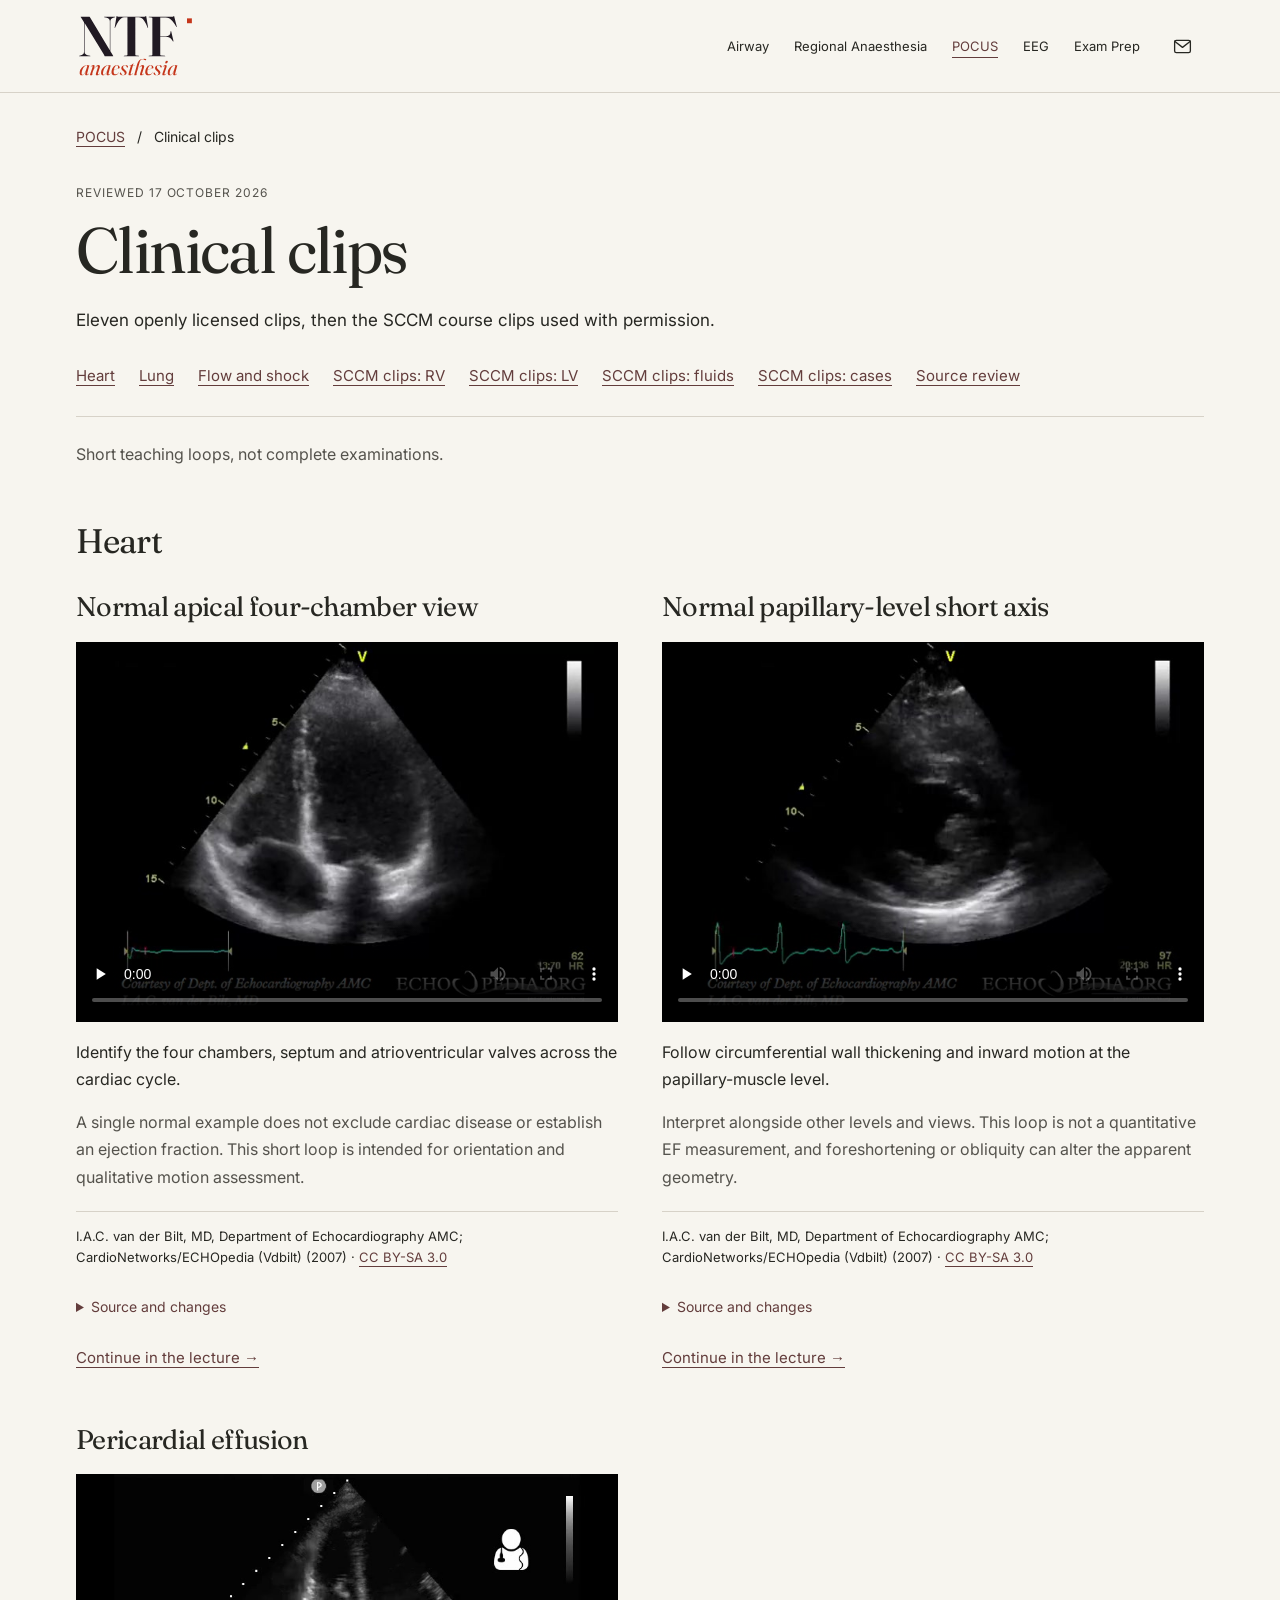
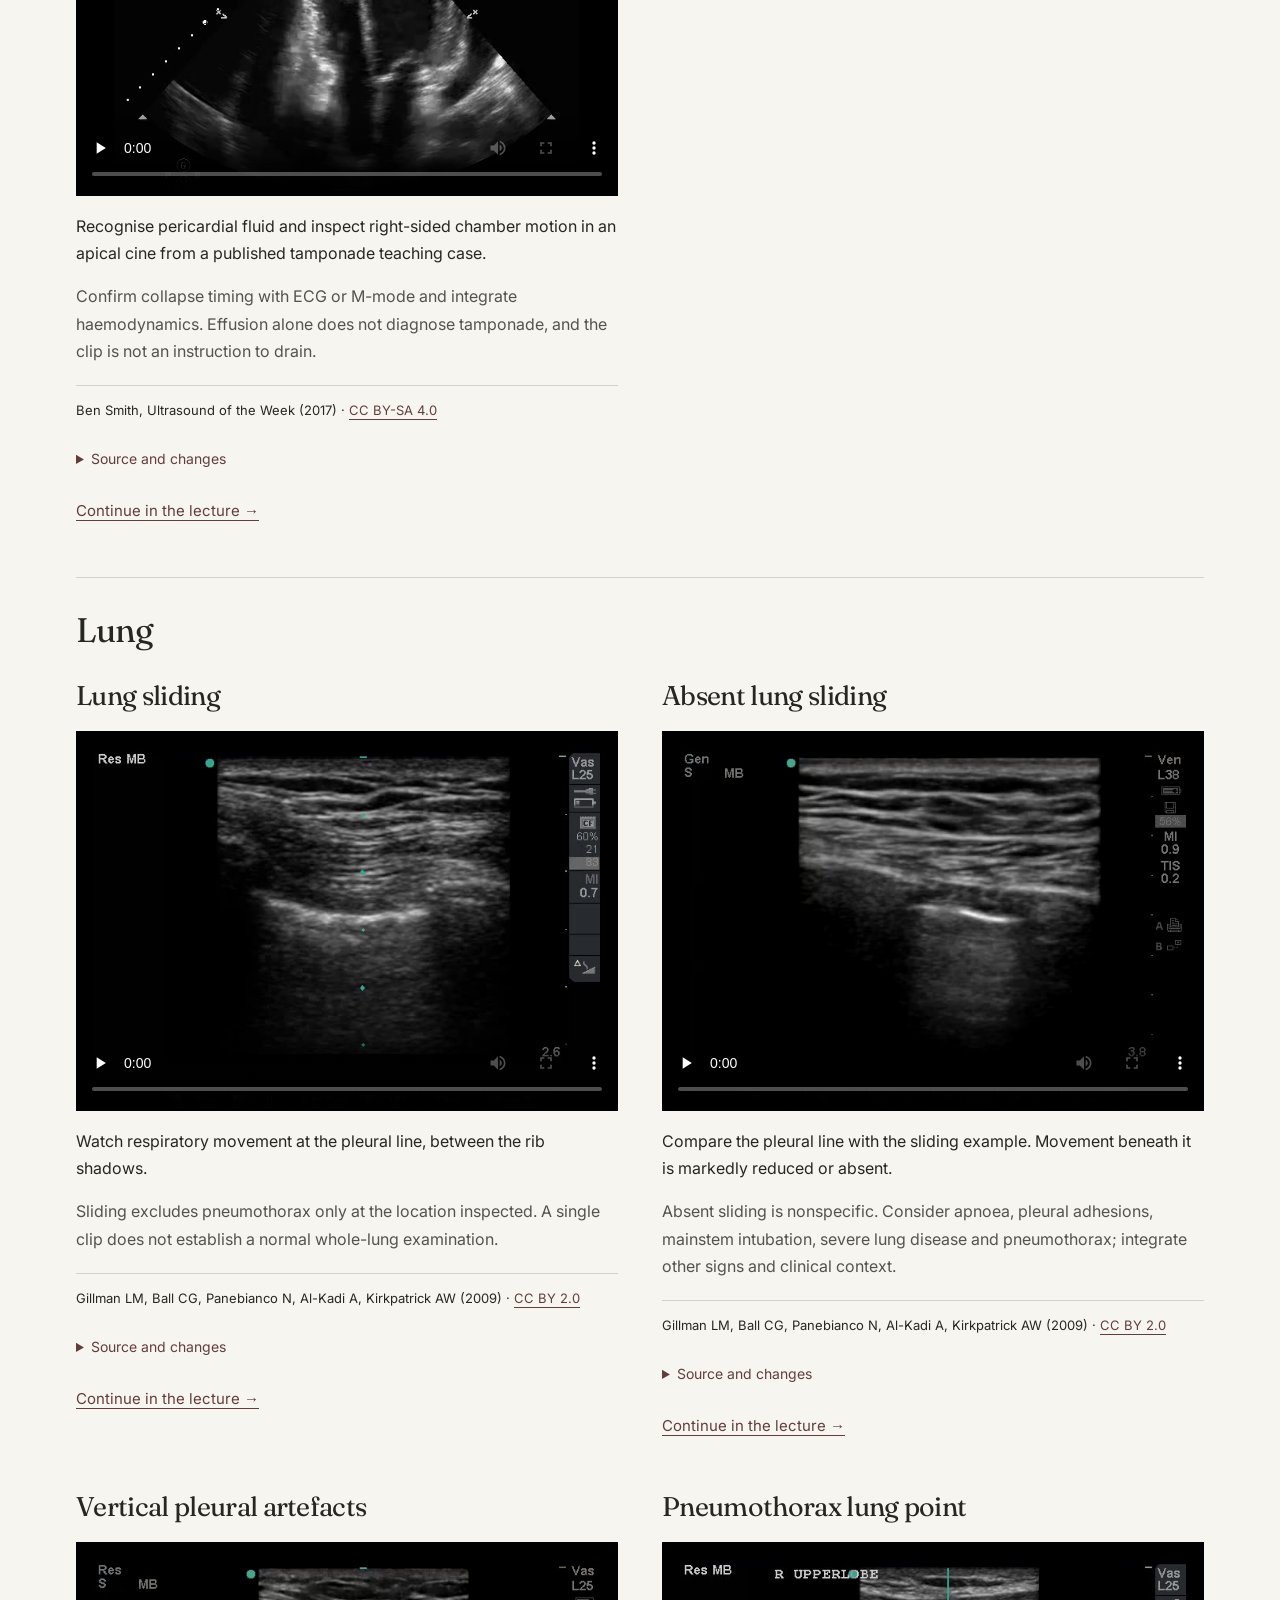
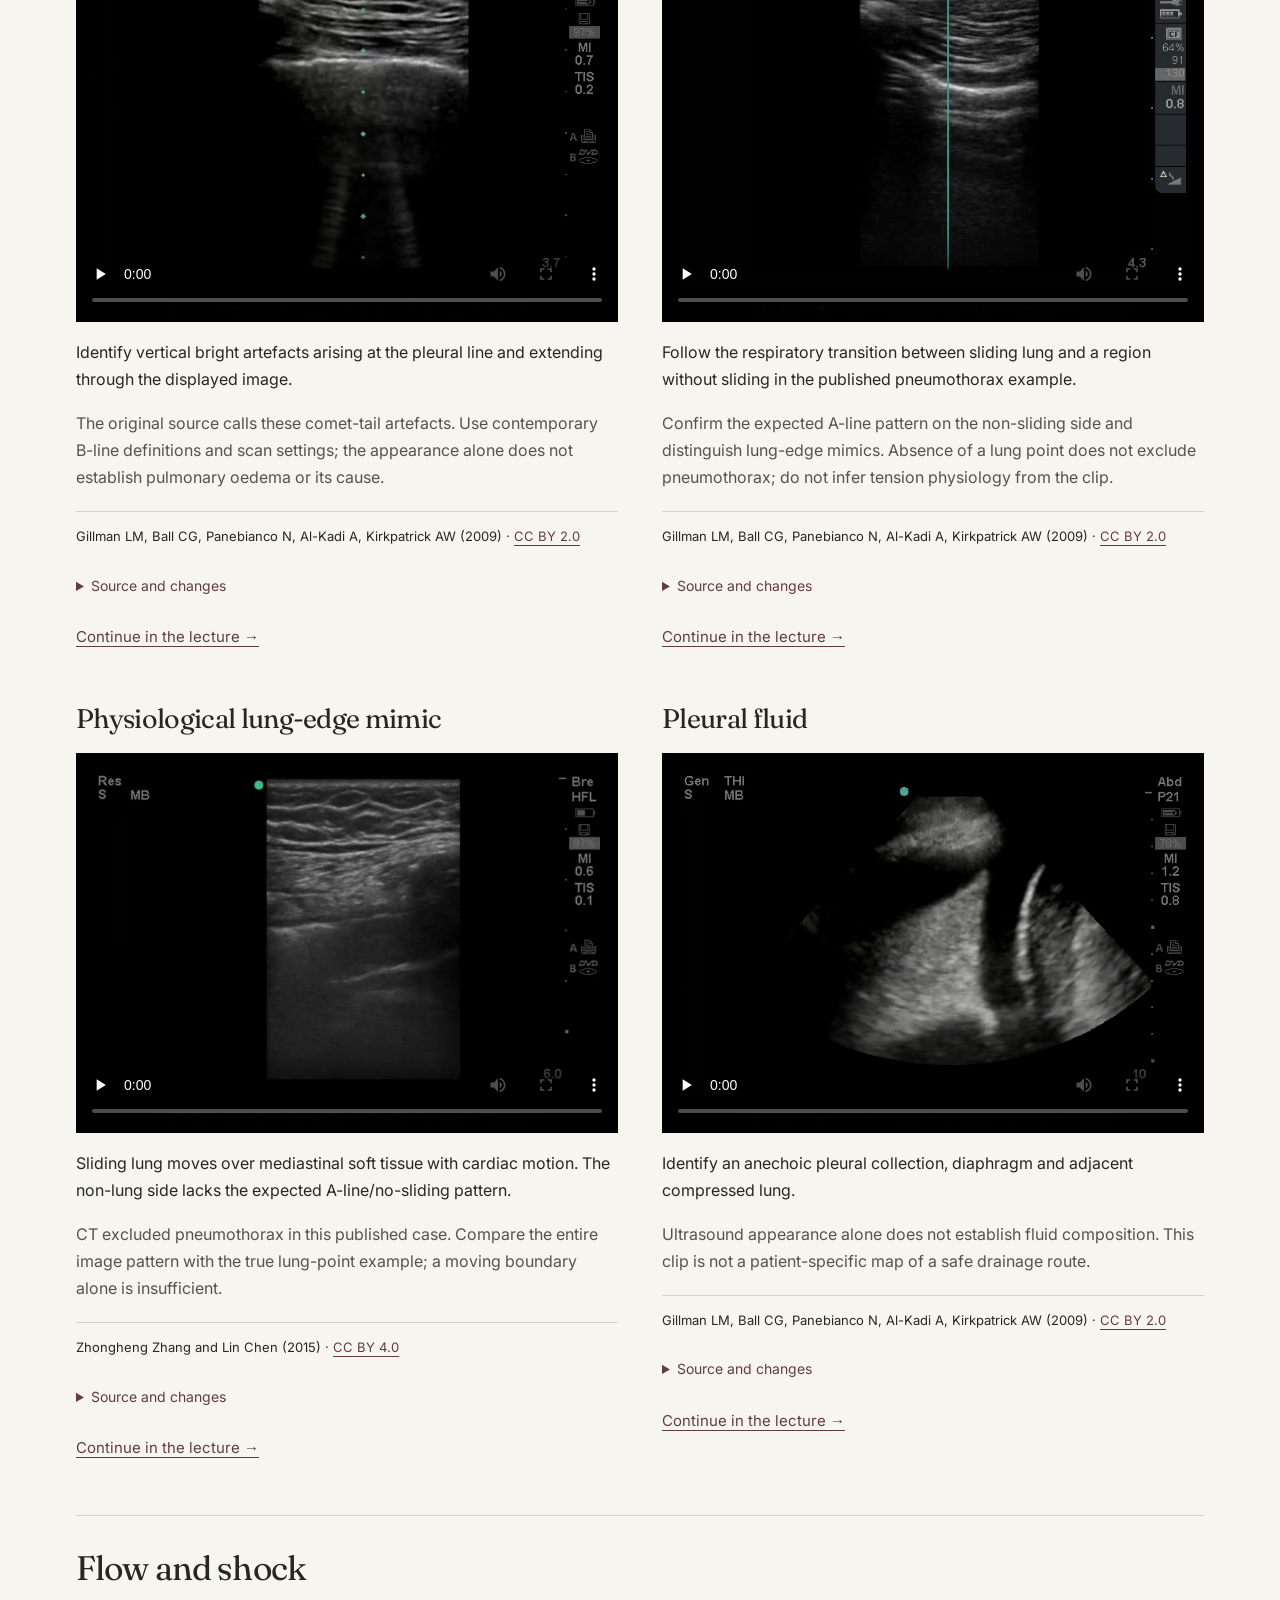
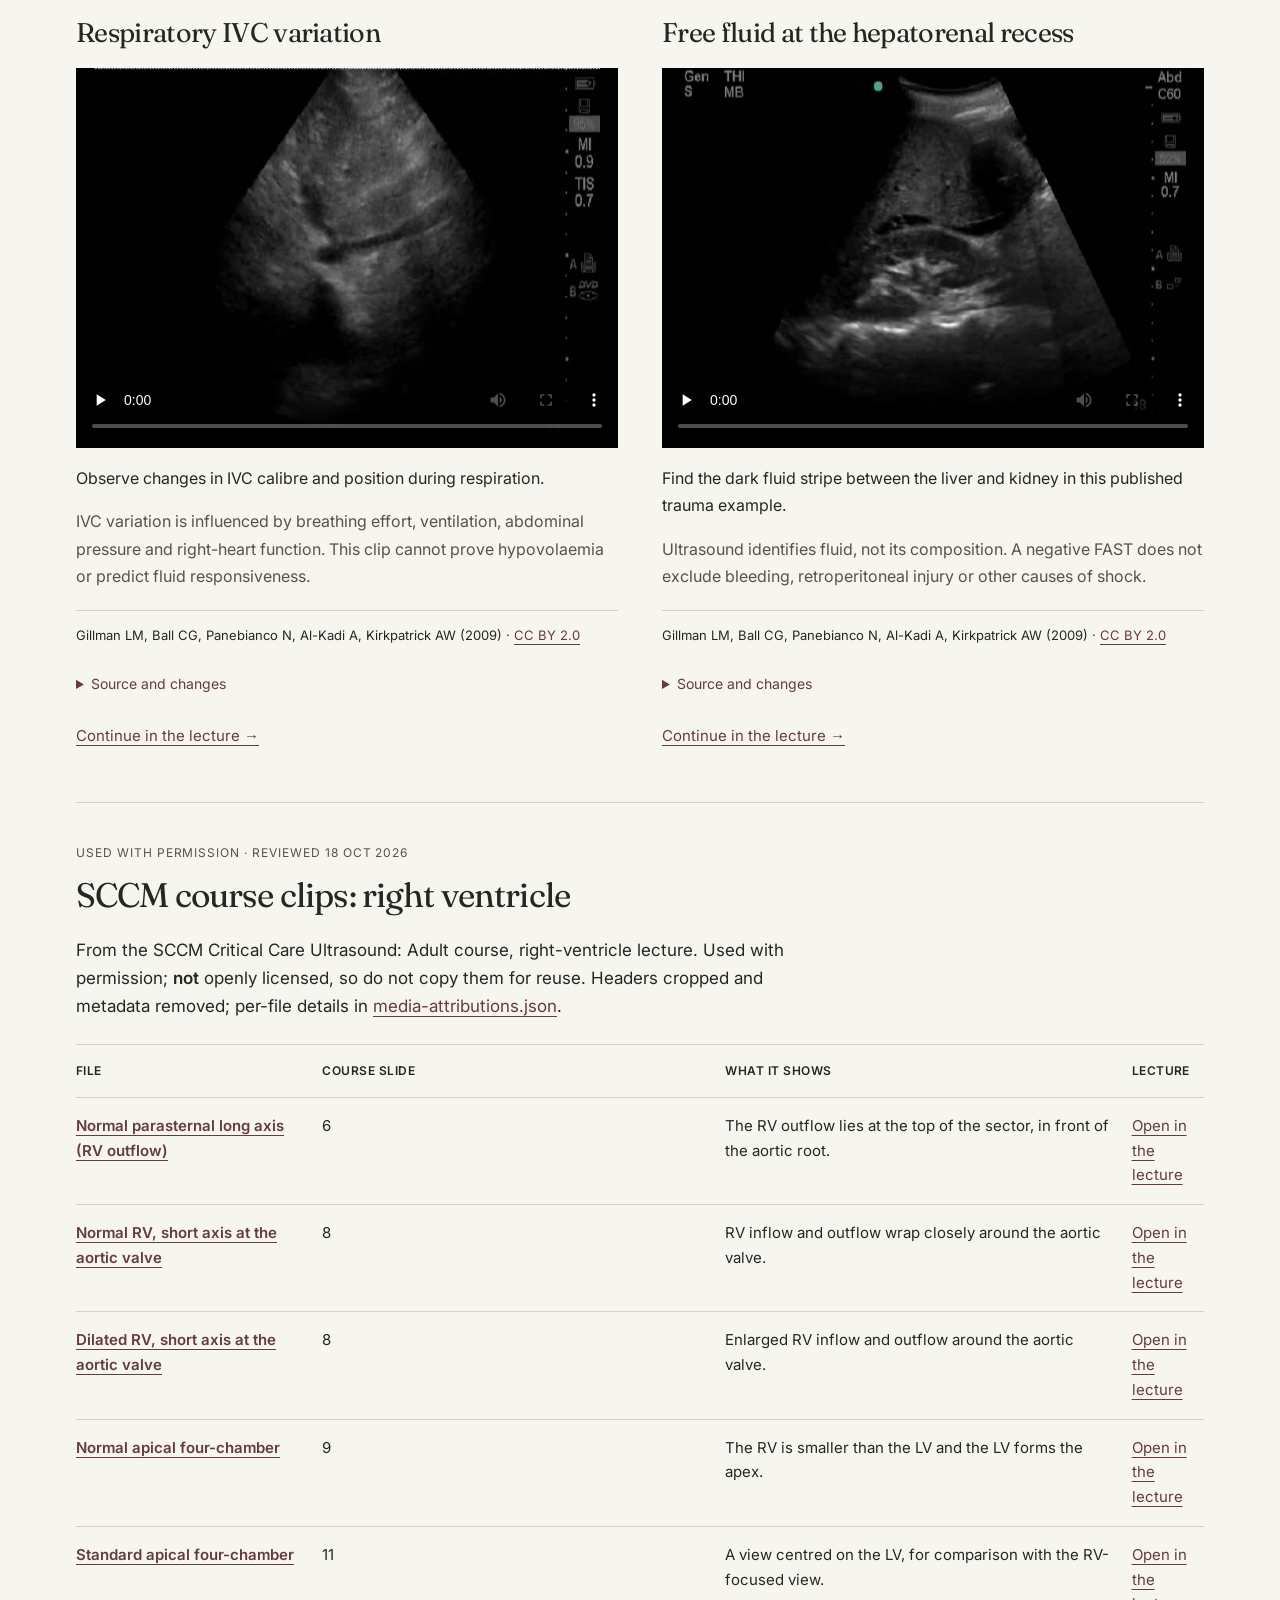
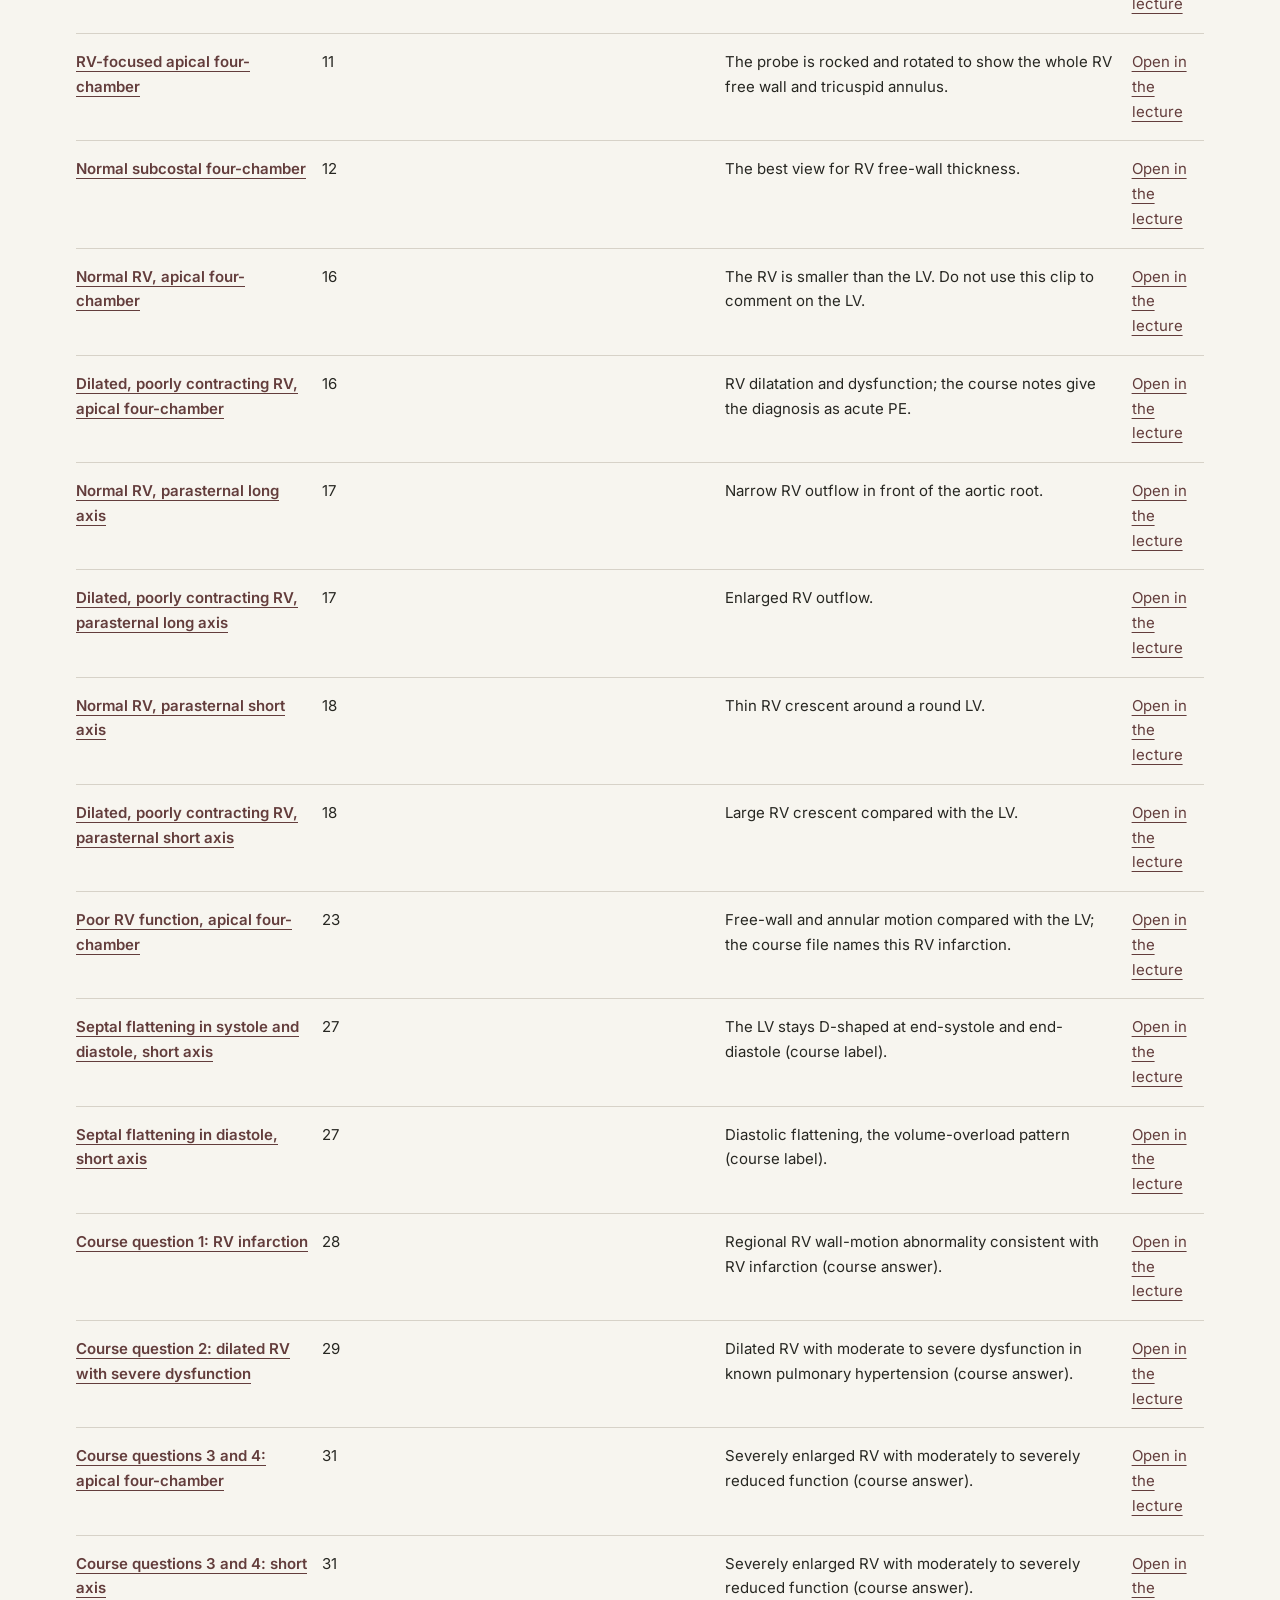
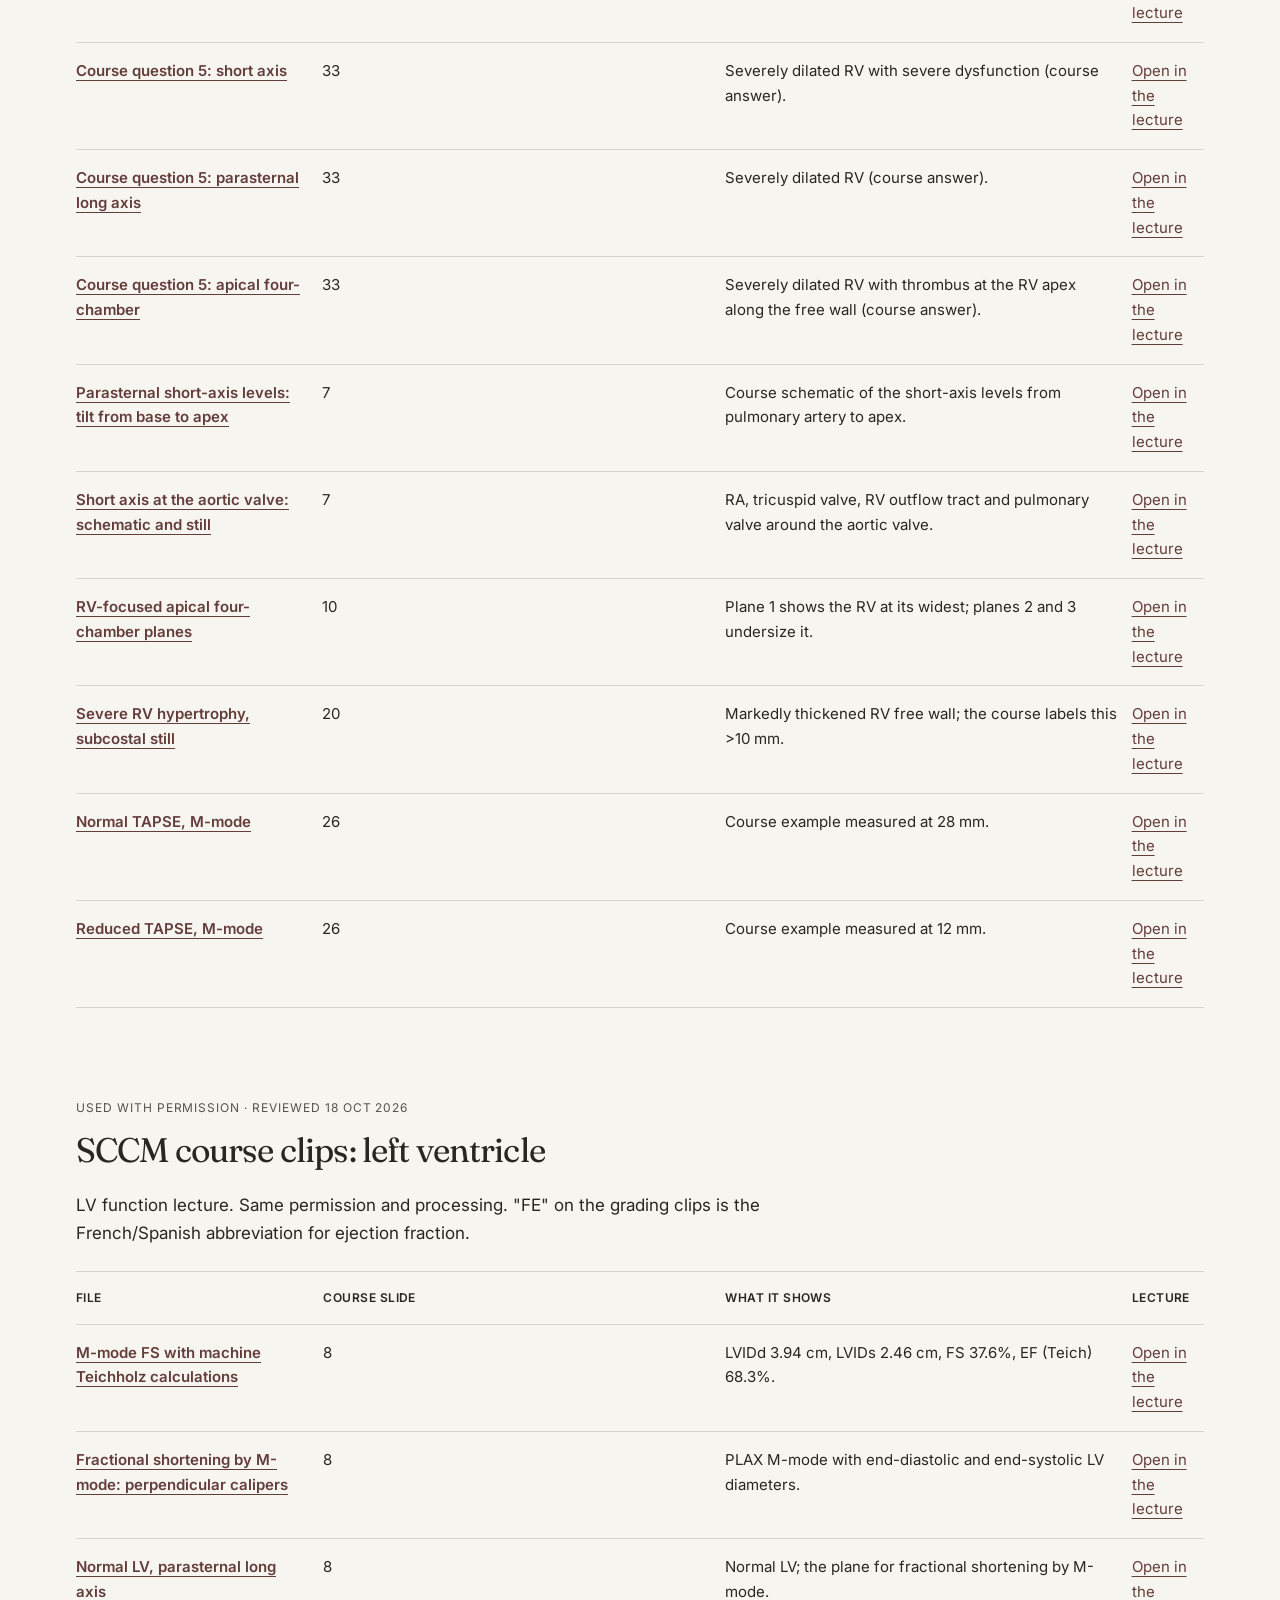
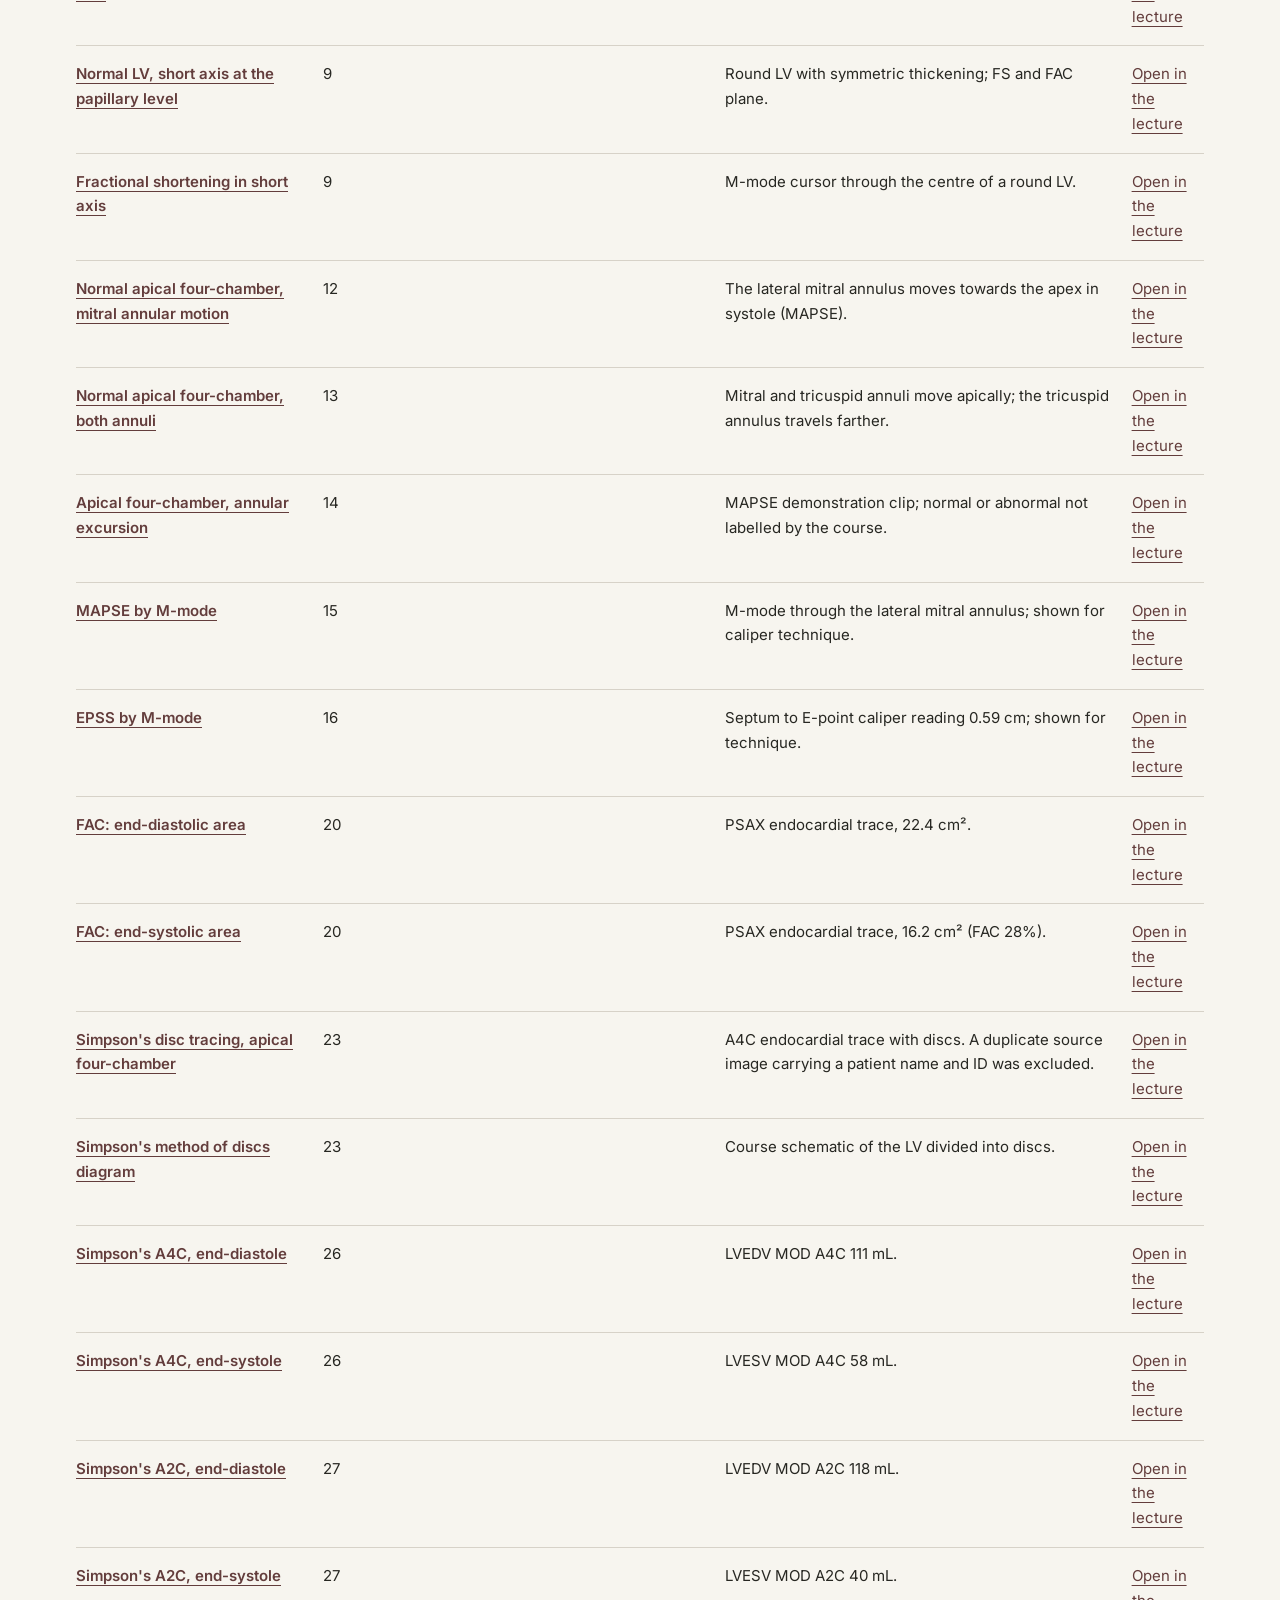
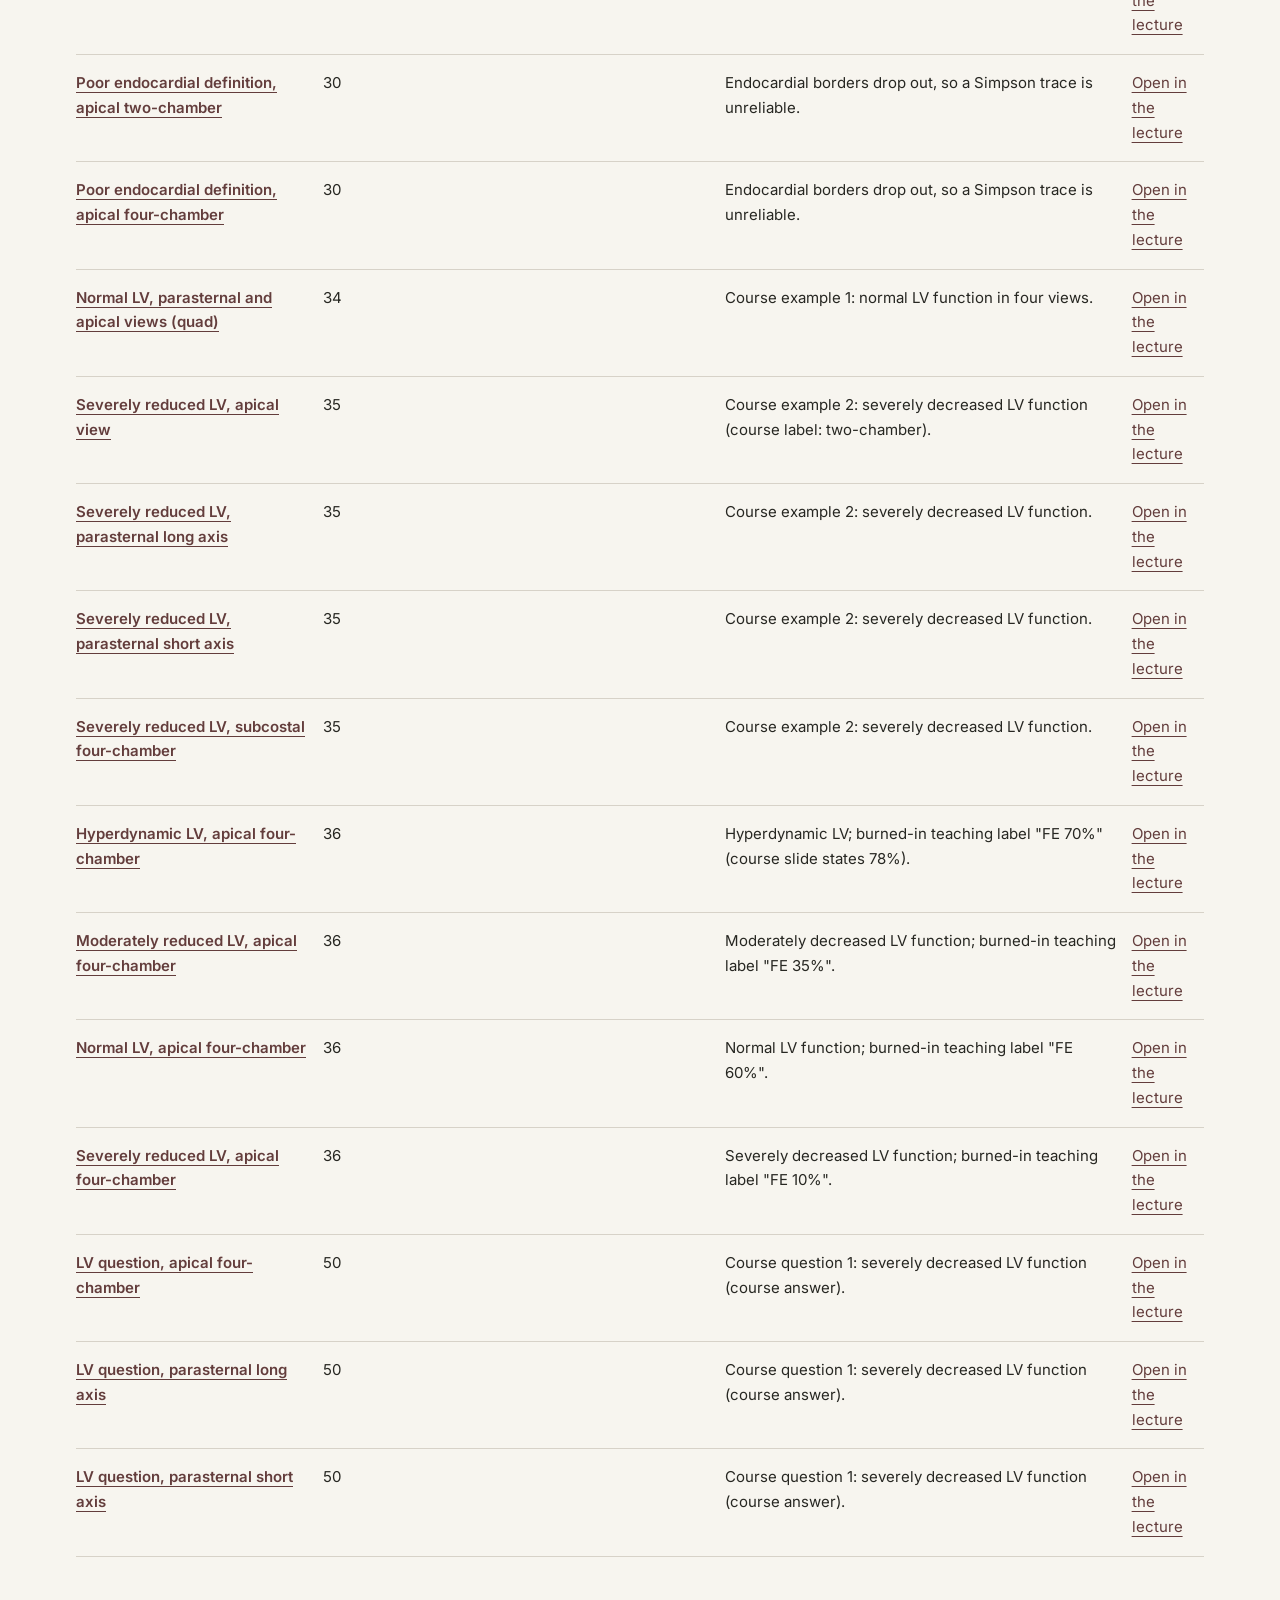
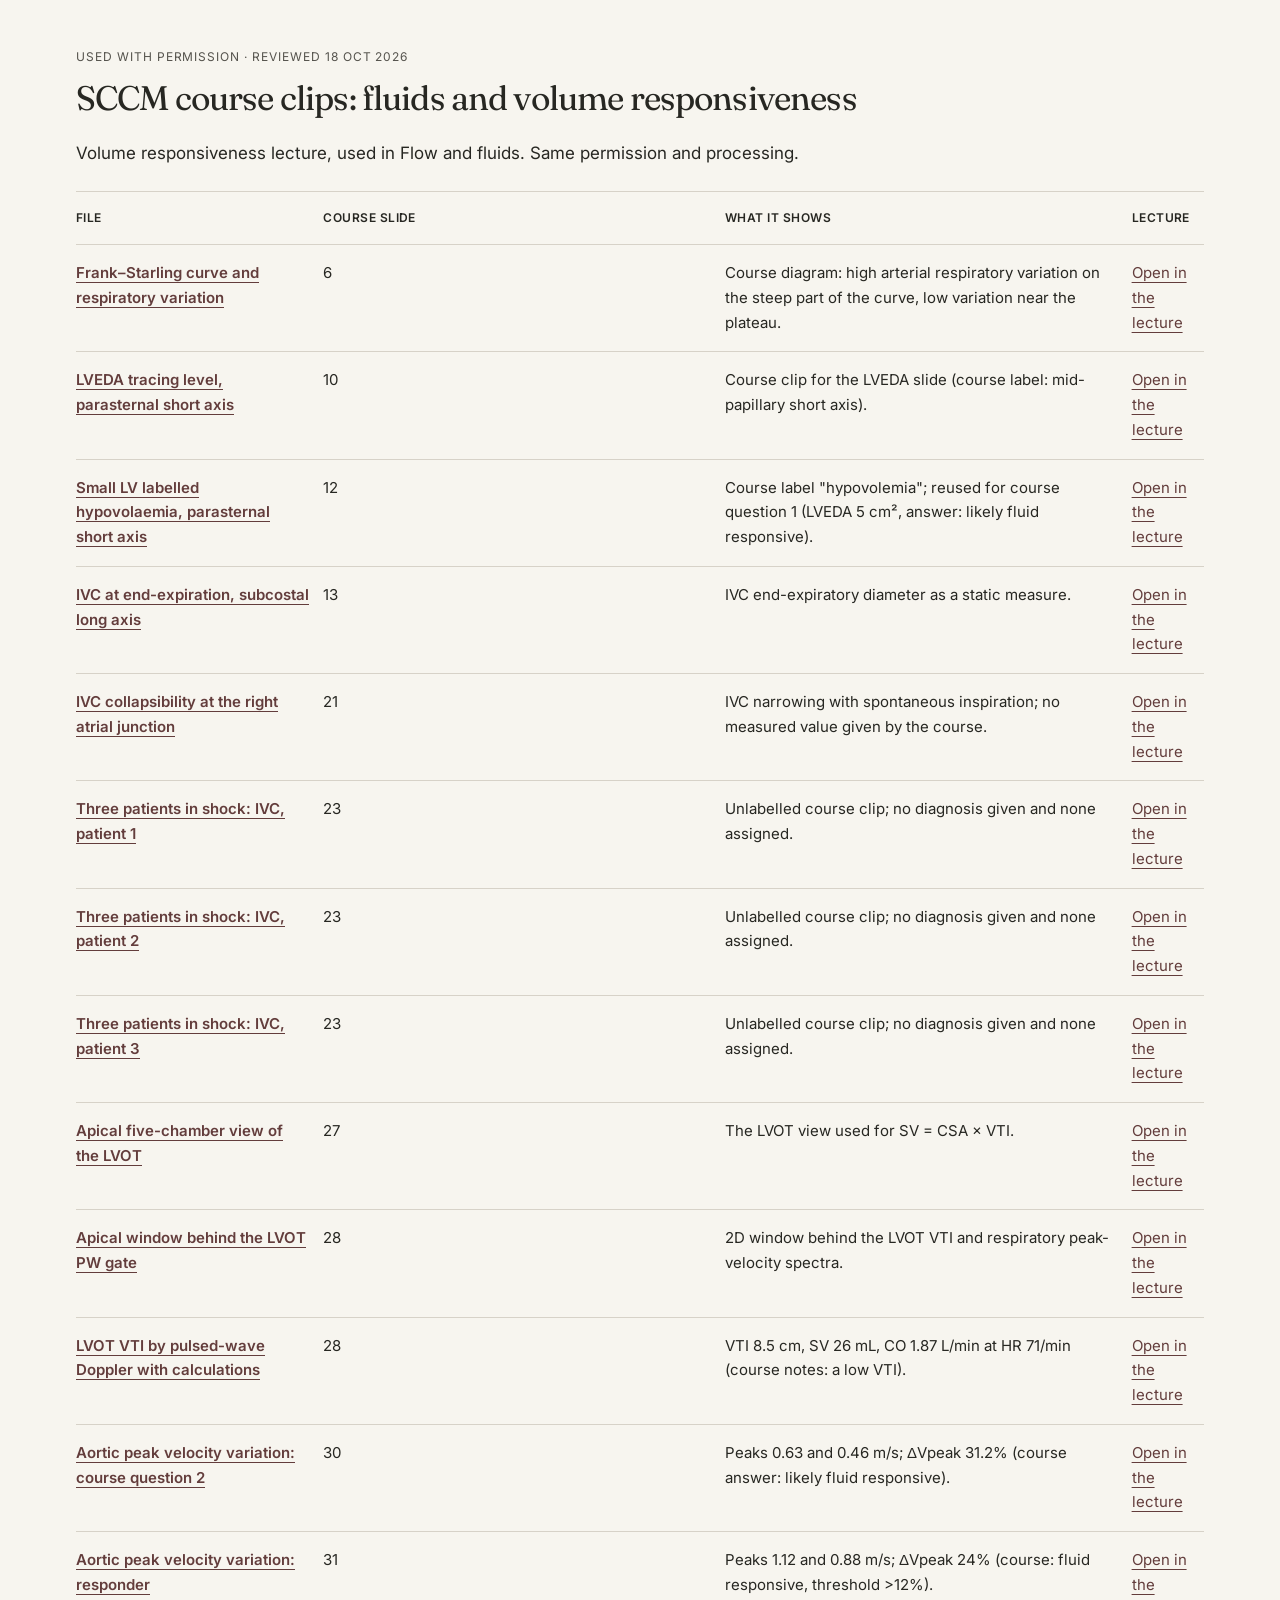
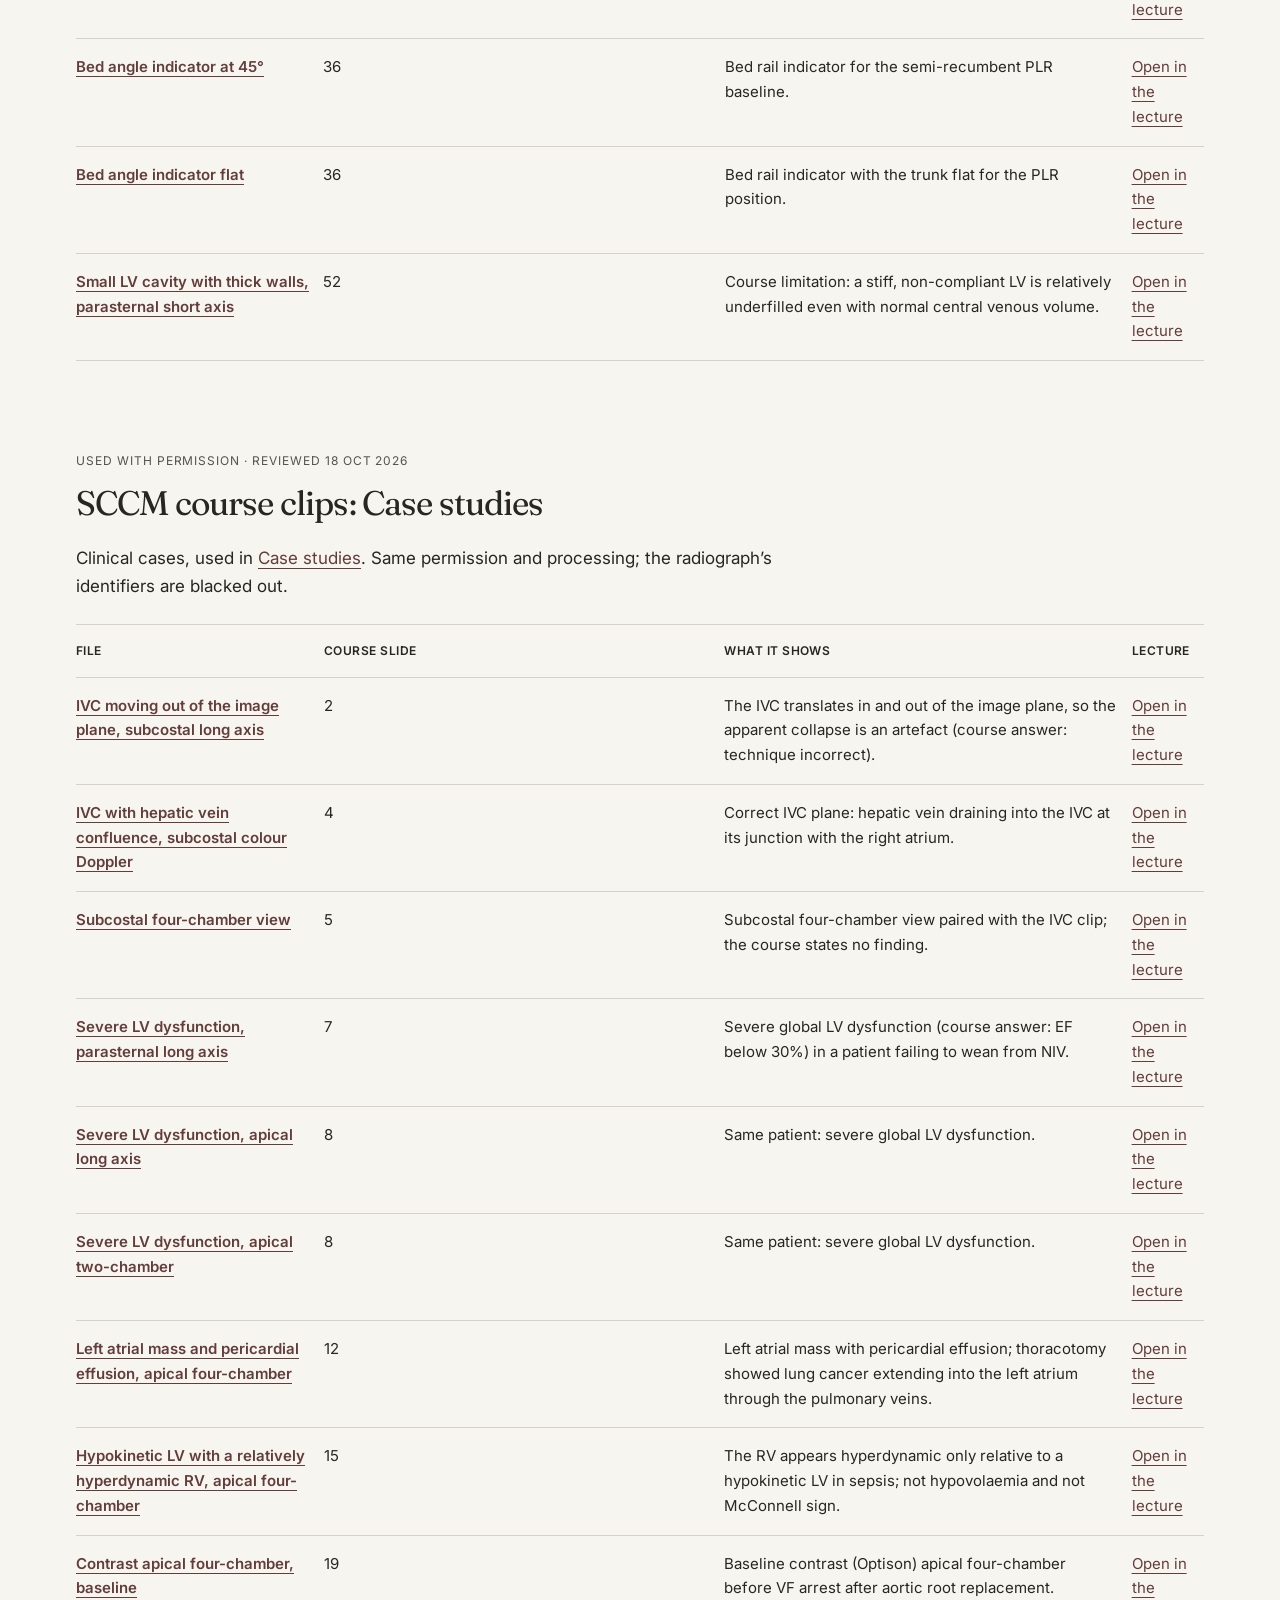
<file: pocus/media/index.html>
<!doctype html>
<html lang="en-GB" data-theme="light"><head><meta charset="utf-8"><meta name="viewport" content="width=device-width,initial-scale=1"><meta name="color-scheme" content="light"><meta name="theme-color" content="#f7f5ef"><meta name="robots" content="noindex,follow"><title>POCUS clinical clips and reuse — NTF Anaesthesia</title><meta name="description" content="Reviewed real ultrasound teaching clips with clinical context, provenance and explicit Creative Commons licences or reuse permission."><link rel="icon" href="../ana-ntf-monogram.svg" type="image/svg+xml"><link rel="stylesheet" href="../assets/navigation.css?v=20261008"><link rel="stylesheet" href="../assets/site-shell.css?v=20261008"><link rel="stylesheet" href="../assets/header-nav.css?v=20261008"><link rel="stylesheet" href="media.css?v=20261017"><script defer src="../assets/navigation.js?v=20261008"></script></head><body><a class="skip-link" href="#main">Skip to content</a><header class="ntf-header"><div class="ntf-header-inner"><a class="ntf-logo" href="https://anantf.com/" aria-label="NTF Anaesthesia home"><img src="../ana-ntf-logo.svg?v=clean" alt="NTF Anaesthesia" width="229" height="120"></a><button class="ntf-mobile-toggle" type="button" aria-expanded="false" aria-controls="ntf-main-nav">Menu <svg viewBox="0 0 20 20" width="18" height="18" fill="none" stroke="currentColor" aria-hidden="true"><path d="M3 6h14M3 10h14M3 14h14"/></svg></button><nav class="ntf-nav" id="ntf-main-nav" aria-label="Main navigation"><a href="https://airway.anantf.com/airway.html">Airway</a><a href="https://regional.anantf.com/">Regional Anaesthesia</a><a href="../" aria-current="page">POCUS</a><a href="https://anantf.com/eeg/">EEG</a><a href="https://exams.anantf.com/">Exam Prep</a></nav><a class="ntf-contact" href="mailto:contact@anantf.com" aria-label="Email NTF Anaesthesia" title="Email NTF Anaesthesia"><svg viewBox="0 0 24 24" width="21" height="21" fill="none" stroke="currentColor" stroke-width="1.5" stroke-linecap="round" stroke-linejoin="round" aria-hidden="true"><rect x="3" y="5" width="18" height="14" rx="2"/><path d="m3 6 9 7 9-7"/></svg></a></div></header><main id="main" class="site-container"><nav class="breadcrumbs" aria-label="Breadcrumb"><a href="../">POCUS</a><span aria-hidden="true">/</span><span>Clinical clips</span></nav><section class="media-hero"><p class="kicker">Reviewed 17 October 2026</p><h1>Clinical clips</h1><p>Eleven openly licensed clips, then the SCCM course clips used with permission.</p><nav class="jump-links" aria-label="Clip themes"><a href="#heart">Heart</a><a href="#lung">Lung</a><a href="#flow-and-shock">Flow and shock</a><a href="#sccm-course">SCCM clips: RV</a><a href="#sccm-course-lv">SCCM clips: LV</a><a href="#sccm-course-fluid">SCCM clips: fluids</a><a href="#sccm-course-cases">SCCM clips: cases</a><a href="#source-review">Source review</a></nav></section><p class="media-note">Short teaching loops, not complete examinations.</p><section class="media-theme" id="heart" aria-labelledby="heart-title"><h2 id="heart-title">Heart</h2><div class="media-grid"><article class="media-item" id="a4c-normal" aria-labelledby="a4c-normal-title"><h3 id="a4c-normal-title">Normal apical four-chamber view</h3><figure><video controls loop playsinline preload="none" poster="a4c-normal.jpg" width="624" height="480" aria-describedby="a4c-normal-caption"><source src="a4c-normal.mp4" type="video/mp4"><a href="a4c-normal.mp4">Download the video</a></video><figcaption id="a4c-normal-caption"><p>Identify the four chambers, septum and atrioventricular valves across the cardiac cycle.</p><p class="limitation">A single normal example does not exclude cardiac disease or establish an ejection fraction. This short loop is intended for orientation and qualitative motion assessment.</p></figcaption></figure><p class="credit-line">I.A.C. van der Bilt, MD, Department of Echocardiography AMC; CardioNetworks/ECHOpedia (Vdbilt) (2007) · <a href="https://creativecommons.org/licenses/by-sa/3.0/">CC BY-SA 3.0</a></p><details><summary>Source and changes</summary><p><a href="https://commons.wikimedia.org/wiki/File:A4C_normal_(CardioNetworks_ECHOpedia).webm">Individual source file and licence</a> · <a href="https://www.echopedia.org/">Original work</a></p><p>Examination-date area at the upper left masked; original creator credits and scan anatomy retained. Transcoded to H.264 MP4 without changing sequence or playback speed. Audio and source container metadata removed. JPEG poster extracted at 0.15 seconds; it is a still from the processed clinical clip.</p><p>This video and its poster remain under <a href="https://creativecommons.org/licenses/by-sa/3.0/">CC BY-SA 3.0</a>.</p></details><a class="lecture-link" href="../cardiac/#8">Continue in the lecture →</a></article><article class="media-item" id="psax-normal" aria-labelledby="psax-normal-title"><h3 id="psax-normal-title">Normal papillary-level short axis</h3><figure><video controls loop playsinline preload="none" poster="psax-normal.jpg" width="624" height="480" aria-describedby="psax-normal-caption"><source src="psax-normal.mp4" type="video/mp4"><a href="psax-normal.mp4">Download the video</a></video><figcaption id="psax-normal-caption"><p>Follow circumferential wall thickening and inward motion at the papillary-muscle level.</p><p class="limitation">Interpret alongside other levels and views. This loop is not a quantitative EF measurement, and foreshortening or obliquity can alter the apparent geometry.</p></figcaption></figure><p class="credit-line">I.A.C. van der Bilt, MD, Department of Echocardiography AMC; CardioNetworks/ECHOpedia (Vdbilt) (2007) · <a href="https://creativecommons.org/licenses/by-sa/3.0/">CC BY-SA 3.0</a></p><details><summary>Source and changes</summary><p><a href="https://commons.wikimedia.org/wiki/File:SAXPAP_normal_(CardioNetworks_ECHOpedia).webm">Individual source file and licence</a> · <a href="https://www.echopedia.org/">Original work</a></p><p>Examination-date area at the upper left masked; original creator credits and scan anatomy retained. Transcoded to H.264 MP4 without changing sequence or playback speed. Audio and source container metadata removed. JPEG poster extracted at 0.15 seconds; it is a still from the processed clinical clip.</p><p>This video and its poster remain under <a href="https://creativecommons.org/licenses/by-sa/3.0/">CC BY-SA 3.0</a>.</p></details><a class="lecture-link" href="../cardiac/#7">Continue in the lecture →</a></article><article class="media-item" id="pericardial-effusion" aria-labelledby="pericardial-effusion-title"><h3 id="pericardial-effusion-title">Pericardial effusion</h3><figure><video controls loop playsinline preload="none" poster="pericardial-effusion.jpg" width="792" height="470" aria-describedby="pericardial-effusion-caption"><source src="pericardial-effusion.mp4" type="video/mp4"><a href="pericardial-effusion.mp4">Download the video</a></video><figcaption id="pericardial-effusion-caption"><p>Recognise pericardial fluid and inspect right-sided chamber motion in an apical cine from a published tamponade teaching case.</p><p class="limitation">Confirm collapse timing with ECG or M-mode and integrate haemodynamics. Effusion alone does not diagnose tamponade, and the clip is not an instruction to drain.</p></figcaption></figure><p class="credit-line">Ben Smith, Ultrasound of the Week (2017) · <a href="https://creativecommons.org/licenses/by-sa/4.0/">CC BY-SA 4.0</a></p><details><summary>Source and changes</summary><p><a href="https://commons.wikimedia.org/wiki/File:UOTW_78_-_Ultrasound_of_the_Week_2.webm">Individual source file and licence</a> · <a href="https://www.ultrasoundoftheweek.com/uotw-78/">Original work</a></p><p>Transcoded to H.264 MP4 without changing sequence or playback speed. Audio and source container metadata removed. JPEG poster extracted at 0.15 seconds; it is a still from the processed clinical clip.</p><p>This video and its poster remain under <a href="https://creativecommons.org/licenses/by-sa/4.0/">CC BY-SA 4.0</a>.</p></details><a class="lecture-link" href="../cardiac/#17">Continue in the lecture →</a></article></div></section><section class="media-theme" id="lung" aria-labelledby="lung-title"><h2 id="lung-title">Lung</h2><div class="media-grid"><article class="media-item" id="lung-sliding" aria-labelledby="lung-sliding-title"><h3 id="lung-sliding-title">Lung sliding</h3><figure><video controls loop playsinline preload="none" poster="lung-sliding.jpg" width="640" height="480" aria-describedby="lung-sliding-caption"><source src="lung-sliding.mp4" type="video/mp4"><a href="lung-sliding.mp4">Download the video</a></video><figcaption id="lung-sliding-caption"><p>Watch respiratory movement at the pleural line, between the rib shadows.</p><p class="limitation">Sliding excludes pneumothorax only at the location inspected. A single clip does not establish a normal whole-lung examination.</p></figcaption></figure><p class="credit-line">Gillman LM, Ball CG, Panebianco N, Al-Kadi A, Kirkpatrick AW (2009) · <a href="https://creativecommons.org/licenses/by/2.0/">CC BY 2.0</a></p><details><summary>Source and changes</summary><p><a href="https://commons.wikimedia.org/wiki/File:Clinician-performed-resuscitative-ultrasonography-for-the-initial-evaluation-and-resuscitation-of-1757-7241-17-34-S3.ogv">Individual source file and licence</a> · <a href="https://doi.org/10.1186/1757-7241-17-34">Original work</a></p><p>The identifying/examination header across the top 28 pixels masked outside the scan anatomy. Transcoded to H.264 MP4 without changing sequence or playback speed. Audio and source container metadata removed. JPEG poster extracted at 0.15 seconds; it is a still from the processed clinical clip.</p><p>This video and its poster remain under <a href="https://creativecommons.org/licenses/by/2.0/">CC BY 2.0</a>.</p></details><a class="lecture-link" href="../lung/#6">Continue in the lecture →</a></article><article class="media-item" id="absent-sliding" aria-labelledby="absent-sliding-title"><h3 id="absent-sliding-title">Absent lung sliding</h3><figure><video controls loop playsinline preload="none" poster="absent-sliding.jpg" width="640" height="480" aria-describedby="absent-sliding-caption"><source src="absent-sliding.mp4" type="video/mp4"><a href="absent-sliding.mp4">Download the video</a></video><figcaption id="absent-sliding-caption"><p>Compare the pleural line with the sliding example. Movement beneath it is markedly reduced or absent.</p><p class="limitation">Absent sliding is nonspecific. Consider apnoea, pleural adhesions, mainstem intubation, severe lung disease and pneumothorax; integrate other signs and clinical context.</p></figcaption></figure><p class="credit-line">Gillman LM, Ball CG, Panebianco N, Al-Kadi A, Kirkpatrick AW (2009) · <a href="https://creativecommons.org/licenses/by/2.0/">CC BY 2.0</a></p><details><summary>Source and changes</summary><p><a href="https://commons.wikimedia.org/wiki/File:Clinician-performed-resuscitative-ultrasonography-for-the-initial-evaluation-and-resuscitation-of-1757-7241-17-34-S4.ogv">Individual source file and licence</a> · <a href="https://doi.org/10.1186/1757-7241-17-34">Original work</a></p><p>The identifying/examination header across the top 28 pixels masked outside the scan anatomy. Transcoded to H.264 MP4 without changing sequence or playback speed. Audio and source container metadata removed. JPEG poster extracted at 0.15 seconds; it is a still from the processed clinical clip.</p><p>This video and its poster remain under <a href="https://creativecommons.org/licenses/by/2.0/">CC BY 2.0</a>.</p></details><a class="lecture-link" href="../lung/#8">Continue in the lecture →</a></article><article class="media-item" id="b-line-artefacts" aria-labelledby="b-line-artefacts-title"><h3 id="b-line-artefacts-title">Vertical pleural artefacts</h3><figure><video controls loop playsinline preload="none" poster="b-line-artefacts.jpg" width="640" height="480" aria-describedby="b-line-artefacts-caption"><source src="b-line-artefacts.mp4" type="video/mp4"><a href="b-line-artefacts.mp4">Download the video</a></video><figcaption id="b-line-artefacts-caption"><p>Identify vertical bright artefacts arising at the pleural line and extending through the displayed image.</p><p class="limitation">The original source calls these comet-tail artefacts. Use contemporary B-line definitions and scan settings; the appearance alone does not establish pulmonary oedema or its cause.</p></figcaption></figure><p class="credit-line">Gillman LM, Ball CG, Panebianco N, Al-Kadi A, Kirkpatrick AW (2009) · <a href="https://creativecommons.org/licenses/by/2.0/">CC BY 2.0</a></p><details><summary>Source and changes</summary><p><a href="https://commons.wikimedia.org/wiki/File:Clinician-performed-resuscitative-ultrasonography-for-the-initial-evaluation-and-resuscitation-of-1757-7241-17-34-S6.ogv">Individual source file and licence</a> · <a href="https://doi.org/10.1186/1757-7241-17-34">Original work</a></p><p>The identifying/examination header across the top 28 pixels masked outside the scan anatomy. Transcoded to H.264 MP4 without changing sequence or playback speed. Audio and source container metadata removed. JPEG poster extracted at 0.15 seconds; it is a still from the processed clinical clip.</p><p>This video and its poster remain under <a href="https://creativecommons.org/licenses/by/2.0/">CC BY 2.0</a>.</p></details><a class="lecture-link" href="../lung/#10">Continue in the lecture →</a></article><article class="media-item" id="lung-point" aria-labelledby="lung-point-title"><h3 id="lung-point-title">Pneumothorax lung point</h3><figure><video controls loop playsinline preload="none" poster="lung-point.jpg" width="640" height="480" aria-describedby="lung-point-caption"><source src="lung-point.mp4" type="video/mp4"><a href="lung-point.mp4">Download the video</a></video><figcaption id="lung-point-caption"><p>Follow the respiratory transition between sliding lung and a region without sliding in the published pneumothorax example.</p><p class="limitation">Confirm the expected A-line pattern on the non-sliding side and distinguish lung-edge mimics. Absence of a lung point does not exclude pneumothorax; do not infer tension physiology from the clip.</p></figcaption></figure><p class="credit-line">Gillman LM, Ball CG, Panebianco N, Al-Kadi A, Kirkpatrick AW (2009) · <a href="https://creativecommons.org/licenses/by/2.0/">CC BY 2.0</a></p><details><summary>Source and changes</summary><p><a href="https://commons.wikimedia.org/wiki/File:Clinician-performed-resuscitative-ultrasonography-for-the-initial-evaluation-and-resuscitation-of-1757-7241-17-34-S7.ogv">Individual source file and licence</a> · <a href="https://doi.org/10.1186/1757-7241-17-34">Original work</a></p><p>The identifying/examination header across the top 28 pixels masked outside the scan anatomy. Transcoded to H.264 MP4 without changing sequence or playback speed. Audio and source container metadata removed. JPEG poster extracted at 0.15 seconds; it is a still from the processed clinical clip.</p><p>This video and its poster remain under <a href="https://creativecommons.org/licenses/by/2.0/">CC BY 2.0</a>.</p></details><a class="lecture-link" href="../lung/#9">Continue in the lecture →</a></article><article class="media-item" id="lung-point-mimic" aria-labelledby="lung-point-mimic-title"><h3 id="lung-point-mimic-title">Physiological lung-edge mimic</h3><figure><video controls loop playsinline preload="none" poster="lung-point-mimic.jpg" width="720" height="540" aria-describedby="lung-point-mimic-caption"><source src="lung-point-mimic.mp4" type="video/mp4"><a href="lung-point-mimic.mp4">Download the video</a></video><figcaption id="lung-point-mimic-caption"><p>Sliding lung moves over mediastinal soft tissue with cardiac motion. The non-lung side lacks the expected A-line/no-sliding pattern.</p><p class="limitation">CT excluded pneumothorax in this published case. Compare the entire image pattern with the true lung-point example; a moving boundary alone is insufficient.</p></figcaption></figure><p class="credit-line">Zhongheng Zhang and Lin Chen (2015) · <a href="https://creativecommons.org/licenses/by/4.0/">CC BY 4.0</a></p><details><summary>Source and changes</summary><p><a href="https://link.springer.com/article/10.1186/s13054-015-0863-3">Individual source file and licence</a> · <a href="https://doi.org/10.1186/s13054-015-0863-3">Original work</a></p><p>Identifying/time header masked; black pillarboxes removed and display proportionally resized from the original 1920 × 1080 container to 720 × 540. Transcoded to H.264 MP4 without changing sequence or playback speed. Audio and source container metadata removed. JPEG poster extracted at 0.15 seconds; it is a still from the processed clinical clip.</p><p>This video and its poster remain under <a href="https://creativecommons.org/licenses/by/4.0/">CC BY 4.0</a>.</p></details><a class="lecture-link" href="../lung/#9">Continue in the lecture →</a></article><article class="media-item" id="pleural-fluid" aria-labelledby="pleural-fluid-title"><h3 id="pleural-fluid-title">Pleural fluid</h3><figure><video controls loop playsinline preload="none" poster="pleural-fluid.jpg" width="640" height="480" aria-describedby="pleural-fluid-caption"><source src="pleural-fluid.mp4" type="video/mp4"><a href="pleural-fluid.mp4">Download the video</a></video><figcaption id="pleural-fluid-caption"><p>Identify an anechoic pleural collection, diaphragm and adjacent compressed lung.</p><p class="limitation">Ultrasound appearance alone does not establish fluid composition. This clip is not a patient-specific map of a safe drainage route.</p></figcaption></figure><p class="credit-line">Gillman LM, Ball CG, Panebianco N, Al-Kadi A, Kirkpatrick AW (2009) · <a href="https://creativecommons.org/licenses/by/2.0/">CC BY 2.0</a></p><details><summary>Source and changes</summary><p><a href="https://commons.wikimedia.org/wiki/File:Clinician-performed-resuscitative-ultrasonography-for-the-initial-evaluation-and-resuscitation-of-1757-7241-17-34-S2.ogv">Individual source file and licence</a> · <a href="https://doi.org/10.1186/1757-7241-17-34">Original work</a></p><p>The identifying/examination header across the top 28 pixels masked outside the scan anatomy. Transcoded to H.264 MP4 without changing sequence or playback speed. Audio and source container metadata removed. JPEG poster extracted at 0.15 seconds; it is a still from the processed clinical clip.</p><p>This video and its poster remain under <a href="https://creativecommons.org/licenses/by/2.0/">CC BY 2.0</a>.</p></details><a class="lecture-link" href="../lung/#13">Continue in the lecture →</a></article></div></section><section class="media-theme" id="flow-and-shock" aria-labelledby="flow-and-shock-title"><h2 id="flow-and-shock-title">Flow and shock</h2><div class="media-grid"><article class="media-item" id="ivc-collapse" aria-labelledby="ivc-collapse-title"><h3 id="ivc-collapse-title">Respiratory IVC variation</h3><figure><video controls loop playsinline preload="none" poster="ivc-collapse.jpg" width="640" height="480" aria-describedby="ivc-collapse-caption"><source src="ivc-collapse.mp4" type="video/mp4"><a href="ivc-collapse.mp4">Download the video</a></video><figcaption id="ivc-collapse-caption"><p>Observe changes in IVC calibre and position during respiration.</p><p class="limitation">IVC variation is influenced by breathing effort, ventilation, abdominal pressure and right-heart function. This clip cannot prove hypovolaemia or predict fluid responsiveness.</p></figcaption></figure><p class="credit-line">Gillman LM, Ball CG, Panebianco N, Al-Kadi A, Kirkpatrick AW (2009) · <a href="https://creativecommons.org/licenses/by/2.0/">CC BY 2.0</a></p><details><summary>Source and changes</summary><p><a href="https://commons.wikimedia.org/wiki/File:Clinician-performed-resuscitative-ultrasonography-for-the-initial-evaluation-and-resuscitation-of-1757-7241-17-34-S8.ogv">Individual source file and licence</a> · <a href="https://doi.org/10.1186/1757-7241-17-34">Original work</a></p><p>Non-square pixels normalised to 640 × 480 while preserving the original 4:3 display geometry; the source import already omitted its identifying header. Transcoded to H.264 MP4 without changing sequence or playback speed. Audio and source container metadata removed. JPEG poster extracted at 0.15 seconds; it is a still from the processed clinical clip.</p><p>This video and its poster remain under <a href="https://creativecommons.org/licenses/by/2.0/">CC BY 2.0</a>.</p></details><a class="lecture-link" href="../haemodynamics/#10">Continue in the lecture →</a></article><article class="media-item" id="fast-free-fluid" aria-labelledby="fast-free-fluid-title"><h3 id="fast-free-fluid-title">Free fluid at the hepatorenal recess</h3><figure><video controls loop playsinline preload="none" poster="fast-free-fluid.jpg" width="640" height="480" aria-describedby="fast-free-fluid-caption"><source src="fast-free-fluid.mp4" type="video/mp4"><a href="fast-free-fluid.mp4">Download the video</a></video><figcaption id="fast-free-fluid-caption"><p>Find the dark fluid stripe between the liver and kidney in this published trauma example.</p><p class="limitation">Ultrasound identifies fluid, not its composition. A negative FAST does not exclude bleeding, retroperitoneal injury or other causes of shock.</p></figcaption></figure><p class="credit-line">Gillman LM, Ball CG, Panebianco N, Al-Kadi A, Kirkpatrick AW (2009) · <a href="https://creativecommons.org/licenses/by/2.0/">CC BY 2.0</a></p><details><summary>Source and changes</summary><p><a href="https://commons.wikimedia.org/wiki/File:Clinician-performed-resuscitative-ultrasonography-for-the-initial-evaluation-and-resuscitation-of-1757-7241-17-34-S1.ogv">Individual source file and licence</a> · <a href="https://doi.org/10.1186/1757-7241-17-34">Original work</a></p><p>Non-square pixels normalised to 640 × 480 while preserving the original 4:3 display geometry; the source import already omitted its identifying header. Transcoded to H.264 MP4 without changing sequence or playback speed. Audio and source container metadata removed. JPEG poster extracted at 0.15 seconds; it is a still from the processed clinical clip.</p><p>This video and its poster remain under <a href="https://creativecommons.org/licenses/by/2.0/">CC BY 2.0</a>.</p></details><a class="lecture-link" href="../shock/#8">Continue in the lecture →</a></article></div></section><section class="source-review" id="sccm-course" aria-labelledby="sccm-title"><p class="kicker">Used with permission · reviewed 18 Oct 2026</p><h2 id="sccm-title">SCCM course clips: right ventricle</h2><p>From the SCCM Critical Care Ultrasound: Adult course, right-ventricle lecture. Used with permission; <b>not</b> openly licensed, so do not copy them for reuse. Headers cropped and metadata removed; per-file details in <a href="media-attributions.json">media-attributions.json</a>.</p><div class="table-scroll" tabindex="0" role="region" aria-label="SCCM course media"><table><thead><tr><th scope="col">File</th><th scope="col">Course slide</th><th scope="col">What it shows</th><th scope="col">Lecture</th></tr></thead><tbody><tr><th scope="row"><a href="sccm-rv/s06-plax-normal.mp4">Normal parasternal long axis (RV outflow)</a></th><td>6</td><td>The RV outflow lies at the top of the sector, in front of the aortic root.</td><td><a href="../cardiac/#rv-windows">Open in the lecture</a></td></tr><tr><th scope="row"><a href="sccm-rv/s08-psax-aortic-level-normal-rv.mp4">Normal RV, short axis at the aortic valve</a></th><td>8</td><td>RV inflow and outflow wrap closely around the aortic valve.</td><td><a href="../cardiac/#rv-morphology">Open in the lecture</a></td></tr><tr><th scope="row"><a href="sccm-rv/s08-psax-aortic-level-dilated-rv.mp4">Dilated RV, short axis at the aortic valve</a></th><td>8</td><td>Enlarged RV inflow and outflow around the aortic valve.</td><td><a href="../cardiac/#rv-morphology">Open in the lecture</a></td></tr><tr><th scope="row"><a href="sccm-rv/s09-a4c-normal.mp4">Normal apical four-chamber</a></th><td>9</td><td>The RV is smaller than the LV and the LV forms the apex.</td><td><a href="../cardiac/#rv-windows">Open in the lecture</a></td></tr><tr><th scope="row"><a href="sccm-rv/s11-a4c-standard.mp4">Standard apical four-chamber</a></th><td>11</td><td>A view centred on the LV, for comparison with the RV-focused view.</td><td><a href="../cardiac/#rv-windows">Open in the lecture</a></td></tr><tr><th scope="row"><a href="sccm-rv/s11-a4c-rv-focused.mp4">RV-focused apical four-chamber</a></th><td>11</td><td>The probe is rocked and rotated to show the whole RV free wall and tricuspid annulus.</td><td><a href="../cardiac/#rv-windows">Open in the lecture</a></td></tr><tr><th scope="row"><a href="sccm-rv/s12-subcostal-4c-normal.mp4">Normal subcostal four-chamber</a></th><td>12</td><td>The best view for RV free-wall thickness.</td><td><a href="../cardiac/#rv-windows">Open in the lecture</a></td></tr><tr><th scope="row"><a href="sccm-rv/s16-a4c-normal-rv.mp4">Normal RV, apical four-chamber</a></th><td>16</td><td>The RV is smaller than the LV. Do not use this clip to comment on the LV.</td><td><a href="../cardiac/#rv-morphology">Open in the lecture</a></td></tr><tr><th scope="row"><a href="sccm-rv/s16-a4c-rv-dilated-dysfunction-acute-pe.mp4">Dilated, poorly contracting RV, apical four-chamber</a></th><td>16</td><td>RV dilatation and dysfunction; the course notes give the diagnosis as acute PE.</td><td><a href="../cardiac/#rv-morphology">Open in the lecture</a></td></tr><tr><th scope="row"><a href="sccm-rv/s17-plax-normal-rv.mp4">Normal RV, parasternal long axis</a></th><td>17</td><td>Narrow RV outflow in front of the aortic root.</td><td><a href="../cardiac/#rv-morphology">Open in the lecture</a></td></tr><tr><th scope="row"><a href="sccm-rv/s17-plax-rv-dilated-dysfunction.mp4">Dilated, poorly contracting RV, parasternal long axis</a></th><td>17</td><td>Enlarged RV outflow.</td><td><a href="../cardiac/#rv-morphology">Open in the lecture</a></td></tr><tr><th scope="row"><a href="sccm-rv/s18-psax-normal-rv.mp4">Normal RV, parasternal short axis</a></th><td>18</td><td>Thin RV crescent around a round LV.</td><td><a href="../cardiac/#rv-morphology">Open in the lecture</a></td></tr><tr><th scope="row"><a href="sccm-rv/s18-psax-rv-dilated-dysfunction.mp4">Dilated, poorly contracting RV, parasternal short axis</a></th><td>18</td><td>Large RV crescent compared with the LV.</td><td><a href="../cardiac/#rv-morphology">Open in the lecture</a></td></tr><tr><th scope="row"><a href="sccm-rv/s23-a4c-rv-infarction.mp4">Poor RV function, apical four-chamber</a></th><td>23</td><td>Free-wall and annular motion compared with the LV; the course file names this RV infarction.</td><td><a href="../cardiac/#rv-measurements">Open in the lecture</a></td></tr><tr><th scope="row"><a href="sccm-rv/s27-psax-septal-flattening-systole-and-diastole.mp4">Septal flattening in systole and diastole, short axis</a></th><td>27</td><td>The LV stays D-shaped at end-systole and end-diastole (course label).</td><td><a href="../cardiac/#rv-septum">Open in the lecture</a></td></tr><tr><th scope="row"><a href="sccm-rv/s27-psax-septal-flattening-diastole.mp4">Septal flattening in diastole, short axis</a></th><td>27</td><td>Diastolic flattening, the volume-overload pattern (course label).</td><td><a href="../cardiac/#rv-septum">Open in the lecture</a></td></tr><tr><th scope="row"><a href="sccm-rv/s28-q1-rv-infarction.mp4">Course question 1: RV infarction</a></th><td>28</td><td>Regional RV wall-motion abnormality consistent with RV infarction (course answer).</td><td><a href="../cardiac/#rv-cases">Open in the lecture</a></td></tr><tr><th scope="row"><a href="sccm-rv/s29-q2-psax-dilated-rv-pressure-volume-overload.mp4">Course question 2: dilated RV with severe dysfunction</a></th><td>29</td><td>Dilated RV with moderate to severe dysfunction in known pulmonary hypertension (course answer).</td><td><a href="../cardiac/#rv-cases">Open in the lecture</a></td></tr><tr><th scope="row"><a href="sccm-rv/s31-q3-a4c-severe-rv-dysfunction.mp4">Course questions 3 and 4: apical four-chamber</a></th><td>31</td><td>Severely enlarged RV with moderately to severely reduced function (course answer).</td><td><a href="../cardiac/#rv-cases">Open in the lecture</a></td></tr><tr><th scope="row"><a href="sccm-rv/s31-q3-psax-severe-rv-dysfunction.mp4">Course questions 3 and 4: short axis</a></th><td>31</td><td>Severely enlarged RV with moderately to severely reduced function (course answer).</td><td><a href="../cardiac/#rv-cases">Open in the lecture</a></td></tr><tr><th scope="row"><a href="sccm-rv/s33-q5-psax-dilated-rv-septal-flattening.mp4">Course question 5: short axis</a></th><td>33</td><td>Severely dilated RV with severe dysfunction (course answer).</td><td><a href="../cardiac/#rv-cases">Open in the lecture</a></td></tr><tr><th scope="row"><a href="sccm-rv/s33-q5-plax-dilated-rv.mp4">Course question 5: parasternal long axis</a></th><td>33</td><td>Severely dilated RV (course answer).</td><td><a href="../cardiac/#rv-cases">Open in the lecture</a></td></tr><tr><th scope="row"><a href="sccm-rv/s33-q5-a4c-dilated-rv-apical-thrombus.mp4">Course question 5: apical four-chamber</a></th><td>33</td><td>Severely dilated RV with thrombus at the RV apex along the free wall (course answer).</td><td><a href="../cardiac/#rv-cases">Open in the lecture</a></td></tr><tr><th scope="row"><a href="sccm-rv/s07-psax-levels-tilt-schematic.webp">Parasternal short-axis levels: tilt from base to apex</a></th><td>7</td><td>Course schematic of the short-axis levels from pulmonary artery to apex.</td><td><a href="../cardiac/#rv-windows">Open in the lecture</a></td></tr><tr><th scope="row"><a href="sccm-rv/s07-psax-aortic-level-schematic-and-still.webp">Short axis at the aortic valve: schematic and still</a></th><td>7</td><td>RA, tricuspid valve, RV outflow tract and pulmonary valve around the aortic valve.</td><td><a href="../cardiac/#rv-windows">Open in the lecture</a></td></tr><tr><th scope="row"><a href="sccm-rv/s10-rv-focused-a4c-schematic.webp">RV-focused apical four-chamber planes</a></th><td>10</td><td>Plane 1 shows the RV at its widest; planes 2 and 3 undersize it.</td><td><a href="../cardiac/#rv-windows">Open in the lecture</a></td></tr><tr><th scope="row"><a href="sccm-rv/s20-subcostal-rv-hypertrophy-severe.webp">Severe RV hypertrophy, subcostal still</a></th><td>20</td><td>Markedly thickened RV free wall; the course labels this &gt;10 mm.</td><td><a href="../cardiac/#rv-morphology">Open in the lecture</a></td></tr><tr><th scope="row"><a href="sccm-rv/s26-tapse-mmode-normal.webp">Normal TAPSE, M-mode</a></th><td>26</td><td>Course example measured at 28 mm.</td><td><a href="../cardiac/#rv-measurements">Open in the lecture</a></td></tr><tr><th scope="row"><a href="sccm-rv/s26-tapse-mmode-reduced.webp">Reduced TAPSE, M-mode</a></th><td>26</td><td>Course example measured at 12 mm.</td><td><a href="../cardiac/#rv-measurements">Open in the lecture</a></td></tr></tbody></table></div></section><section class="source-review" id="sccm-course-lv" aria-labelledby="sccm-lv-title"><p class="kicker">Used with permission · reviewed 18 Oct 2026</p><h2 id="sccm-lv-title">SCCM course clips: left ventricle</h2><p>LV function lecture. Same permission and processing. "FE" on the grading clips is the French/Spanish abbreviation for ejection fraction.</p><div class="table-scroll" tabindex="0" role="region" aria-label="SCCM LV course media"><table><thead><tr><th scope="col">File</th><th scope="col">Course slide</th><th scope="col">What it shows</th><th scope="col">Lecture</th></tr></thead><tbody><tr><th scope="row"><a href="sccm-lv/s08-plax-mmode-fs-teichholz-calcs.jpg">M-mode FS with machine Teichholz calculations</a></th><td>8</td><td>LVIDd 3.94 cm, LVIDs 2.46 cm, FS 37.6%, EF (Teich) 68.3%.</td><td><a href="../cardiac/#lv-linear">Open in the lecture</a></td></tr><tr><th scope="row"><a href="sccm-lv/s08-plax-mmode-lv-dimensions.jpg">Fractional shortening by M-mode: perpendicular calipers</a></th><td>8</td><td>PLAX M-mode with end-diastolic and end-systolic LV diameters.</td><td><a href="../cardiac/#lv-linear">Open in the lecture</a></td></tr><tr><th scope="row"><a href="sccm-lv/s08-plax-normal-lv-fs.mp4">Normal LV, parasternal long axis</a></th><td>8</td><td>Normal LV; the plane for fractional shortening by M-mode.</td><td><a href="../cardiac/#lv-linear">Open in the lecture</a></td></tr><tr><th scope="row"><a href="sccm-lv/s09-psax-mid-normal-lv.mp4">Normal LV, short axis at the papillary level</a></th><td>9</td><td>Round LV with symmetric thickening; FS and FAC plane.</td><td><a href="../cardiac/#lv-linear">Open in the lecture</a></td></tr><tr><th scope="row"><a href="sccm-lv/s09-psax-mmode-fs.jpg">Fractional shortening in short axis</a></th><td>9</td><td>M-mode cursor through the centre of a round LV.</td><td><a href="../cardiac/#lv-linear">Open in the lecture</a></td></tr><tr><th scope="row"><a href="sccm-lv/s12-a4c-normal-lv-mapse.mp4">Normal apical four-chamber, mitral annular motion</a></th><td>12</td><td>The lateral mitral annulus moves towards the apex in systole (MAPSE).</td><td><a href="../cardiac/#lv-linear">Open in the lecture</a></td></tr><tr><th scope="row"><a href="sccm-lv/s13-a4c-normal-annular-motion.mp4">Normal apical four-chamber, both annuli</a></th><td>13</td><td>Mitral and tricuspid annuli move apically; the tricuspid annulus travels farther.</td><td><a href="../cardiac/#lv-linear">Open in the lecture</a></td></tr><tr><th scope="row"><a href="sccm-lv/s14-a4c-mapse-annular-excursion.mp4">Apical four-chamber, annular excursion</a></th><td>14</td><td>MAPSE demonstration clip; normal or abnormal not labelled by the course.</td><td><a href="../cardiac/#lv-linear">Open in the lecture</a></td></tr><tr><th scope="row"><a href="sccm-lv/s15-a4c-mmode-mapse-measurement.jpg">MAPSE by M-mode</a></th><td>15</td><td>M-mode through the lateral mitral annulus; shown for caliper technique.</td><td><a href="../cardiac/#lv-linear">Open in the lecture</a></td></tr><tr><th scope="row"><a href="sccm-lv/s16-plax-mmode-epss-measurement.jpg">EPSS by M-mode</a></th><td>16</td><td>Septum to E-point caliper reading 0.59 cm; shown for technique.</td><td><a href="../cardiac/#lv-linear">Open in the lecture</a></td></tr><tr><th scope="row"><a href="sccm-lv/s20-psax-fac-end-diastole-area.jpg">FAC: end-diastolic area</a></th><td>20</td><td>PSAX endocardial trace, 22.4 cm².</td><td><a href="../cardiac/#lv-area-volume">Open in the lecture</a></td></tr><tr><th scope="row"><a href="sccm-lv/s20-psax-fac-end-systole-area.jpg">FAC: end-systolic area</a></th><td>20</td><td>PSAX endocardial trace, 16.2 cm² (FAC 28%).</td><td><a href="../cardiac/#lv-area-volume">Open in the lecture</a></td></tr><tr><th scope="row"><a href="sccm-lv/s23-a4c-simpson-disc-tracing.jpg">Simpson&#x27;s disc tracing, apical four-chamber</a></th><td>23</td><td>A4C endocardial trace with discs. A duplicate source image carrying a patient name and ID was excluded.</td><td><a href="../cardiac/#lv-area-volume">Open in the lecture</a></td></tr><tr><th scope="row"><a href="sccm-lv/s23-simpson-method-of-discs-diagram.webp">Simpson&#x27;s method of discs diagram</a></th><td>23</td><td>Course schematic of the LV divided into discs.</td><td><a href="../cardiac/#lv-area-volume">Open in the lecture</a></td></tr><tr><th scope="row"><a href="sccm-lv/s26-a4c-simpson-end-diastole.jpg">Simpson&#x27;s A4C, end-diastole</a></th><td>26</td><td>LVEDV MOD A4C 111 mL.</td><td><a href="../cardiac/#lv-area-volume">Open in the lecture</a></td></tr><tr><th scope="row"><a href="sccm-lv/s26-a4c-simpson-end-systole.jpg">Simpson&#x27;s A4C, end-systole</a></th><td>26</td><td>LVESV MOD A4C 58 mL.</td><td><a href="../cardiac/#lv-area-volume">Open in the lecture</a></td></tr><tr><th scope="row"><a href="sccm-lv/s27-a2c-simpson-end-diastole.jpg">Simpson&#x27;s A2C, end-diastole</a></th><td>27</td><td>LVEDV MOD A2C 118 mL.</td><td><a href="../cardiac/#lv-area-volume">Open in the lecture</a></td></tr><tr><th scope="row"><a href="sccm-lv/s27-a2c-simpson-end-systole.jpg">Simpson&#x27;s A2C, end-systole</a></th><td>27</td><td>LVESV MOD A2C 40 mL.</td><td><a href="../cardiac/#lv-area-volume">Open in the lecture</a></td></tr><tr><th scope="row"><a href="sccm-lv/s30-a2c-poor-endocardial-definition.mp4">Poor endocardial definition, apical two-chamber</a></th><td>30</td><td>Endocardial borders drop out, so a Simpson trace is unreliable.</td><td><a href="../cardiac/#lv-area-volume">Open in the lecture</a></td></tr><tr><th scope="row"><a href="sccm-lv/s30-a4c-poor-endocardial-definition.mp4">Poor endocardial definition, apical four-chamber</a></th><td>30</td><td>Endocardial borders drop out, so a Simpson trace is unreliable.</td><td><a href="../cardiac/#lv-area-volume">Open in the lecture</a></td></tr><tr><th scope="row"><a href="sccm-lv/s34-quad-normal-lv-parasternal-apical.mp4">Normal LV, parasternal and apical views (quad)</a></th><td>34</td><td>Course example 1: normal LV function in four views.</td><td><a href="../cardiac/#lv-cases">Open in the lecture</a></td></tr><tr><th scope="row"><a href="sccm-lv/s35-apical-severe-lv-dysfunction.mp4">Severely reduced LV, apical view</a></th><td>35</td><td>Course example 2: severely decreased LV function (course label: two-chamber).</td><td><a href="../cardiac/#lv-cases">Open in the lecture</a></td></tr><tr><th scope="row"><a href="sccm-lv/s35-plax-severe-lv-dysfunction.mp4">Severely reduced LV, parasternal long axis</a></th><td>35</td><td>Course example 2: severely decreased LV function.</td><td><a href="../cardiac/#lv-cases">Open in the lecture</a></td></tr><tr><th scope="row"><a href="sccm-lv/s35-psax-severe-lv-dysfunction.mp4">Severely reduced LV, parasternal short axis</a></th><td>35</td><td>Course example 2: severely decreased LV function.</td><td><a href="../cardiac/#lv-cases">Open in the lecture</a></td></tr><tr><th scope="row"><a href="sccm-lv/s35-subcostal-severe-lv-dysfunction.mp4">Severely reduced LV, subcostal four-chamber</a></th><td>35</td><td>Course example 2: severely decreased LV function.</td><td><a href="../cardiac/#lv-cases">Open in the lecture</a></td></tr><tr><th scope="row"><a href="sccm-lv/s36-a4c-lv-hyperdynamic.mp4">Hyperdynamic LV, apical four-chamber</a></th><td>36</td><td>Hyperdynamic LV; burned-in teaching label &quot;FE 70%&quot; (course slide states 78%).</td><td><a href="../cardiac/#lv-function">Open in the lecture</a></td></tr><tr><th scope="row"><a href="sccm-lv/s36-a4c-lv-moderately-decreased.mp4">Moderately reduced LV, apical four-chamber</a></th><td>36</td><td>Moderately decreased LV function; burned-in teaching label &quot;FE 35%&quot;.</td><td><a href="../cardiac/#lv-function">Open in the lecture</a></td></tr><tr><th scope="row"><a href="sccm-lv/s36-a4c-lv-normal-ef.mp4">Normal LV, apical four-chamber</a></th><td>36</td><td>Normal LV function; burned-in teaching label &quot;FE 60%&quot;.</td><td><a href="../cardiac/#lv-function">Open in the lecture</a></td></tr><tr><th scope="row"><a href="sccm-lv/s36-a4c-lv-severely-decreased.mp4">Severely reduced LV, apical four-chamber</a></th><td>36</td><td>Severely decreased LV function; burned-in teaching label &quot;FE 10%&quot;.</td><td><a href="../cardiac/#lv-function">Open in the lecture</a></td></tr><tr><th scope="row"><a href="sccm-lv/s50-q1-a4c-severely-decreased-lv.mp4">LV question, apical four-chamber</a></th><td>50</td><td>Course question 1: severely decreased LV function (course answer).</td><td><a href="../cardiac/#lv-cases">Open in the lecture</a></td></tr><tr><th scope="row"><a href="sccm-lv/s50-q1-plax-severely-decreased-lv.mp4">LV question, parasternal long axis</a></th><td>50</td><td>Course question 1: severely decreased LV function (course answer).</td><td><a href="../cardiac/#lv-cases">Open in the lecture</a></td></tr><tr><th scope="row"><a href="sccm-lv/s50-q1-psax-severely-decreased-lv.mp4">LV question, parasternal short axis</a></th><td>50</td><td>Course question 1: severely decreased LV function (course answer).</td><td><a href="../cardiac/#lv-cases">Open in the lecture</a></td></tr></tbody></table></div></section><section class="source-review" id="sccm-course-fluid" aria-labelledby="sccm-fluid-title"><p class="kicker">Used with permission · reviewed 18 Oct 2026</p><h2 id="sccm-fluid-title">SCCM course clips: fluids and volume responsiveness</h2><p>Volume responsiveness lecture, used in Flow and fluids. Same permission and processing.</p><div class="table-scroll" tabindex="0" role="region" aria-label="SCCM fluid course media"><table><thead><tr><th scope="col">File</th><th scope="col">Course slide</th><th scope="col">What it shows</th><th scope="col">Lecture</th></tr></thead><tbody><tr><th scope="row"><a href="sccm-fluid/s06-frank-starling-respiratory-variation.webp">Frank–Starling curve and respiratory variation</a></th><td>6</td><td>Course diagram: high arterial respiratory variation on the steep part of the curve, low variation near the plateau.</td><td><a href="../haemodynamics/#three-questions">Open in the lecture</a></td></tr><tr><th scope="row"><a href="sccm-fluid/s10-psax-mid-papillary-lveda.mp4">LVEDA tracing level, parasternal short axis</a></th><td>10</td><td>Course clip for the LVEDA slide (course label: mid-papillary short axis).</td><td><a href="../haemodynamics/#static-measures">Open in the lecture</a></td></tr><tr><th scope="row"><a href="sccm-fluid/s12-s60-psax-hypovolaemia-small-lv.mp4">Small LV labelled hypovolaemia, parasternal short axis</a></th><td>12</td><td>Course label &quot;hypovolemia&quot;; reused for course question 1 (LVEDA 5 cm², answer: likely fluid responsive).</td><td><a href="../haemodynamics/#course-questions">Open in the lecture</a></td></tr><tr><th scope="row"><a href="sccm-fluid/s13-subcostal-ivc-end-expiration.mp4">IVC at end-expiration, subcostal long axis</a></th><td>13</td><td>IVC end-expiratory diameter as a static measure.</td><td><a href="../haemodynamics/#static-measures">Open in the lecture</a></td></tr><tr><th scope="row"><a href="sccm-fluid/s21-ivc-right-atrium-collapsibility.mp4">IVC collapsibility at the right atrial junction</a></th><td>21</td><td>IVC narrowing with spontaneous inspiration; no measured value given by the course.</td><td><a href="../haemodynamics/#ivc-lab">Open in the lecture</a></td></tr><tr><th scope="row"><a href="sccm-fluid/s23-subcostal-ivc-shock-patient-1.mp4">Three patients in shock: IVC, patient 1</a></th><td>23</td><td>Unlabelled course clip; no diagnosis given and none assigned.</td><td><a href="../haemodynamics/#ivc-pitfalls">Open in the lecture</a></td></tr><tr><th scope="row"><a href="sccm-fluid/s23-subcostal-ivc-shock-patient-2.mp4">Three patients in shock: IVC, patient 2</a></th><td>23</td><td>Unlabelled course clip; no diagnosis given and none assigned.</td><td><a href="../haemodynamics/#ivc-pitfalls">Open in the lecture</a></td></tr><tr><th scope="row"><a href="sccm-fluid/s23-subcostal-ivc-shock-patient-3.mp4">Three patients in shock: IVC, patient 3</a></th><td>23</td><td>Unlabelled course clip; no diagnosis given and none assigned.</td><td><a href="../haemodynamics/#ivc-pitfalls">Open in the lecture</a></td></tr><tr><th scope="row"><a href="sccm-fluid/s27-a5c-lvot.mp4">Apical five-chamber view of the LVOT</a></th><td>27</td><td>The LVOT view used for SV = CSA × VTI.</td><td><a href="../haemodynamics/#acquire-flow">Open in the lecture</a></td></tr><tr><th scope="row"><a href="sccm-fluid/s28-a5c-lvot-doppler-window.mp4">Apical window behind the LVOT PW gate</a></th><td>28</td><td>2D window behind the LVOT VTI and respiratory peak-velocity spectra.</td><td><a href="../haemodynamics/#acquire-flow">Open in the lecture</a></td></tr><tr><th scope="row"><a href="sccm-fluid/s28-lvot-vti-pw-doppler-measurement.webp">LVOT VTI by pulsed-wave Doppler with calculations</a></th><td>28</td><td>VTI 8.5 cm, SV 26 mL, CO 1.87 L/min at HR 71/min (course notes: a low VTI).</td><td><a href="../haemodynamics/#acquire-flow">Open in the lecture</a></td></tr><tr><th scope="row"><a href="sccm-fluid/s30-s61-aortic-peak-velocity-variation.webp">Aortic peak velocity variation: course question 2</a></th><td>30</td><td>Peaks 0.63 and 0.46 m/s; ΔVpeak 31.2% (course answer: likely fluid responsive).</td><td><a href="../haemodynamics/#course-questions">Open in the lecture</a></td></tr><tr><th scope="row"><a href="sccm-fluid/s31-aortic-peak-velocity-variation-responder.webp">Aortic peak velocity variation: responder</a></th><td>31</td><td>Peaks 1.12 and 0.88 m/s; ΔVpeak 24% (course: fluid responsive, threshold &gt;12%).</td><td><a href="../haemodynamics/#aortic-velocity">Open in the lecture</a></td></tr><tr><th scope="row"><a href="sccm-fluid/s36-plr-bed-angle-45-degrees.webp">Bed angle indicator at 45°</a></th><td>36</td><td>Bed rail indicator for the semi-recumbent PLR baseline.</td><td><a href="../haemodynamics/#plr-technique">Open in the lecture</a></td></tr><tr><th scope="row"><a href="sccm-fluid/s36-plr-bed-angle-flat.webp">Bed angle indicator flat</a></th><td>36</td><td>Bed rail indicator with the trunk flat for the PLR position.</td><td><a href="../haemodynamics/#plr-technique">Open in the lecture</a></td></tr><tr><th scope="row"><a href="sccm-fluid/s52-psax-small-cavity-thick-walls.mp4">Small LV cavity with thick walls, parasternal short axis</a></th><td>52</td><td>Course limitation: a stiff, non-compliant LV is relatively underfilled even with normal central venous volume.</td><td><a href="../haemodynamics/#static-measures">Open in the lecture</a></td></tr></tbody></table></div></section><section class="source-review" id="sccm-course-cases" aria-labelledby="sccm-cases-title"><p class="kicker">Used with permission · reviewed 18 Oct 2026</p><h2 id="sccm-cases-title">SCCM course clips: Case studies</h2><p>Clinical cases, used in <a href="../cases/">Case studies</a>. Same permission and processing; the radiograph&rsquo;s identifiers are blacked out.</p><div class="table-scroll" tabindex="0" role="region" aria-label="SCCM case media"><table><thead><tr><th scope="col">File</th><th scope="col">Course slide</th><th scope="col">What it shows</th><th scope="col">Lecture</th></tr></thead><tbody><tr><th scope="row"><a href="sccm-cases/s02-subcostal-ivc-out-of-plane.mp4">IVC moving out of the image plane, subcostal long axis</a></th><td>2</td><td>The IVC translates in and out of the image plane, so the apparent collapse is an artefact (course answer: technique incorrect).</td><td><a href="../cases/#case-1">Open in the lecture</a></td></tr><tr><th scope="row"><a href="sccm-cases/s04-subcostal-ivc-hepatic-vein-confluence.mp4">IVC with hepatic vein confluence, subcostal colour Doppler</a></th><td>4</td><td>Correct IVC plane: hepatic vein draining into the IVC at its junction with the right atrium.</td><td><a href="../cases/#case-1">Open in the lecture</a></td></tr><tr><th scope="row"><a href="sccm-cases/s05-subcostal-4c.mp4">Subcostal four-chamber view</a></th><td>5</td><td>Subcostal four-chamber view paired with the IVC clip; the course states no finding.</td><td><a href="../cases/#case-1">Open in the lecture</a></td></tr><tr><th scope="row"><a href="sccm-cases/s07-plax-severe-lv-dysfunction.mp4">Severe LV dysfunction, parasternal long axis</a></th><td>7</td><td>Severe global LV dysfunction (course answer: EF below 30%) in a patient failing to wean from NIV.</td><td><a href="../cases/#case-2">Open in the lecture</a></td></tr><tr><th scope="row"><a href="sccm-cases/s08-a3c-severe-lv-dysfunction.mp4">Severe LV dysfunction, apical long axis</a></th><td>8</td><td>Same patient: severe global LV dysfunction.</td><td><a href="../cases/#case-2">Open in the lecture</a></td></tr><tr><th scope="row"><a href="sccm-cases/s08-a2c-severe-lv-dysfunction.mp4">Severe LV dysfunction, apical two-chamber</a></th><td>8</td><td>Same patient: severe global LV dysfunction.</td><td><a href="../cases/#case-2">Open in the lecture</a></td></tr><tr><th scope="row"><a href="sccm-cases/s12-a4c-left-atrial-mass-pericardial-effusion.mp4">Left atrial mass and pericardial effusion, apical four-chamber</a></th><td>12</td><td>Left atrial mass with pericardial effusion; thoracotomy showed lung cancer extending into the left atrium through the pulmonary veins.</td><td><a href="../cases/#case-3">Open in the lecture</a></td></tr><tr><th scope="row"><a href="sccm-cases/s15-a4c-hypokinetic-lv-relatively-hyperdynamic-rv.mp4">Hypokinetic LV with a relatively hyperdynamic RV, apical four-chamber</a></th><td>15</td><td>The RV appears hyperdynamic only relative to a hypokinetic LV in sepsis; not hypovolaemia and not McConnell sign.</td><td><a href="../cases/#case-4">Open in the lecture</a></td></tr><tr><th scope="row"><a href="sccm-cases/s19-a4c-contrast-baseline.mp4">Contrast apical four-chamber, baseline</a></th><td>19</td><td>Baseline contrast (Optison) apical four-chamber before VF arrest after aortic root replacement.</td><td><a href="../cases/#case-5">Open in the lecture</a></td></tr><tr><th scope="row"><a href="sccm-cases/s19-a4c-contrast-after-vf-arrest-rwma.mp4">Contrast apical four-chamber after VF arrest</a></th><td>19</td><td>After VF arrest: severe hypokinesis to akinesis of the anterior wall, apex and septum with preserved lateral and inferior walls (course answer: cardiac catheterisation).</td><td><a href="../cases/#case-5">Open in the lecture</a></td></tr><tr><th scope="row"><a href="sccm-cases/s19-psax-base-contrast-baseline.mp4">Contrast parasternal short axis, baseline</a></th><td>19</td><td>Baseline contrast short axis before VF arrest.</td><td><a href="../cases/#case-5">Open in the lecture</a></td></tr><tr><th scope="row"><a href="sccm-cases/s19-psax-contrast-after-vf-arrest-rwma.mp4">Contrast parasternal short axis after VF arrest</a></th><td>19</td><td>Short axis after VF arrest: regional wall motion abnormality.</td><td><a href="../cases/#case-5">Open in the lecture</a></td></tr><tr><th scope="row"><a href="sccm-cases/s24-psax-normal-heart.mp4">Normal heart, parasternal short axis</a></th><td>24</td><td>Septic 18-year-old: heart completely normal (course reading).</td><td><a href="../cases/#case-6">Open in the lecture</a></td></tr><tr><th scope="row"><a href="sccm-cases/s24-lung-right-upper-chest-b-lines.mp4">B-lines, right upper chest</a></th><td>24</td><td>B-lines show fluid in the interlobular septa; not specific for pneumonia (course reading).</td><td><a href="../cases/#case-6">Open in the lecture</a></td></tr><tr><th scope="row"><a href="sccm-cases/s24-right-neck-veins-septic-thrombophlebitis.mp4">Right neck veins, septic thrombophlebitis</a></th><td>24</td><td>Right neck vessels in a septic 18-year-old: venous thrombus (Lemierre syndrome).</td><td><a href="../cases/#case-6">Open in the lecture</a></td></tr><tr><th scope="row"><a href="sccm-cases/s24-fast-ruq-no-free-fluid.mp4">FAST right upper quadrant without free fluid</a></th><td>24</td><td>No fluid in Morison’s pouch and no hydronephrosis (course reading).</td><td><a href="../cases/#case-6">Open in the lecture</a></td></tr><tr><th scope="row"><a href="sccm-cases/s25-right-neck-colour-doppler-lemierre.mp4">Right neck colour Doppler, Lemierre syndrome</a></th><td>25</td><td>Fusobacterium necrophorum bacteraemia with Lemierre syndrome (septic thrombophlebitis); the course labels the view only as right neck.</td><td><a href="../cases/#case-6">Open in the lecture</a></td></tr><tr><th scope="row"><a href="sccm-cases/s27-subcostal-rv-haematoma-after-wire-removal.mp4">Localised haematoma compressing the RV after pacing-wire removal, subcostal</a></th><td>27</td><td>Tamponade from a localised collection after epicardial pacing-wire removal (course answer: resternotomy).</td><td><a href="../cases/#case-7">Open in the lecture</a></td></tr><tr><th scope="row"><a href="sccm-cases/s18-cxr-after-fluid-resuscitation.jpg">Chest radiograph after fluid resuscitation</a></th><td>18</td><td>Radiograph after aggressive fluid resuscitation in Case 4; shown on the course slide without a report.</td><td><a href="../cases/#case-4">Open in the lecture</a></td></tr></tbody></table></div></section><section class="source-review" id="source-review" aria-labelledby="review-title"><p class="kicker">Selection and reuse</p><h2 id="review-title">Source review</h2><p>The selected files use CC BY or CC BY-SA. Freely viewable teaching material may carry different reuse conditions.</p><div class="table-scroll" tabindex="0" role="region" aria-label="Media source comparison"><table><thead><tr><th scope="col">Source</th><th scope="col">Teaching value</th><th scope="col">Decision</th></tr></thead><tbody><tr><th scope="row"><a href="https://doi.org/10.1186/1757-7241-17-34">Gillman et al., 2009</a></th><td>Basic lung signs, pleural fluid, FAST and IVC.</td><td>Seven clips, CC BY 2.0. Identifying headers masked where needed; older management claims are not adopted.</td></tr><tr><th scope="row"><a href="https://commons.wikimedia.org/wiki/Category:Media_from_CardioNetworks_ECHOpedia">CardioNetworks / ECHOpedia</a></th><td>Clear normal cardiac windows with creator credits.</td><td>Two clips, file-specific CC BY-SA 3.0. Derivatives retain ShareAlike.</td></tr><tr><th scope="row"><a href="https://commons.wikimedia.org/wiki/File:UOTW_78_-_Ultrasound_of_the_Week_2.webm">Ultrasound of the Week</a></th><td>Pericardial-effusion case.</td><td>One clip, file-specific CC BY-SA 4.0. Commons preserves source and archived permission information.</td></tr><tr><th scope="row"><a href="https://doi.org/10.1186/s13054-015-0863-3">Zhang &amp; Chen, 2015</a></th><td>Physiological lung-point mimic.</td><td>One clip, CC BY 4.0. Publication consent is stated in the article.</td></tr><tr><th scope="row"><a href="https://www.thepocusatlas.com/lung">The POCUS Atlas</a></th><td>Broad contemporary library, including uncommon pathology.</td><td><a href="https://www.thepocusatlas.com/legal">CC BY-NC 4.0</a>. Linked resource; not copied into this selection.</td></tr><tr><th scope="row"><a href="https://litfl.com/">LITFL</a></th><td>Extensive cases and interpretation.</td><td><a href="https://litfl.com/cookie-declaration/">CC BY-NC-SA 4.0</a> site licence, with possible per-item exceptions. Linked resource.</td></tr><tr><th scope="row"><a href="https://stanfordmedicine25.stanford.edu/the25/ultrasound.html">Stanford Medicine 25</a></th><td>Probe handling and acquisition demonstrations.</td><td>No asset-specific open reuse licence verified on the reviewed page. Link to the original.</td></tr></tbody></table></div><p>These clinical clips supplement the original interactive diagrams. Source resolution varies. The collection does not yet supply every Doppler or pathological example; use the lecture explanations and references for those topics.</p><p class="licence-notice"><strong>Reuse:</strong> each clip and its poster retain the Creative Commons licence stated beside them. These licences take precedence over the website’s general copyright notice. Give the creator, source, licence and changes when reusing a file; preserve the stated ShareAlike licence for adapted CC BY-SA files.</p><p><a href="media-attributions.json">Full attribution record (JSON)</a></p></section><a class="back-top" href="#main">Back to top ↑</a></main><footer class="ntf-footer"><div class="ntf-footer-inner"><div class="ntf-footer-identity"><span class="ntf-copyright">© 2026 NTF Anaesthesia. Third-party clips and posters retain their stated Creative Commons licences.</span></div></div></footer><script>document.addEventListener('play',function(event){if(event.target.tagName==='VIDEO')document.querySelectorAll('video').forEach(function(video){if(video!==event.target)video.pause();});},true);document.addEventListener('visibilitychange',function(){if(document.hidden)document.querySelectorAll('video').forEach(function(video){video.pause();});});</script></body></html>
</file>
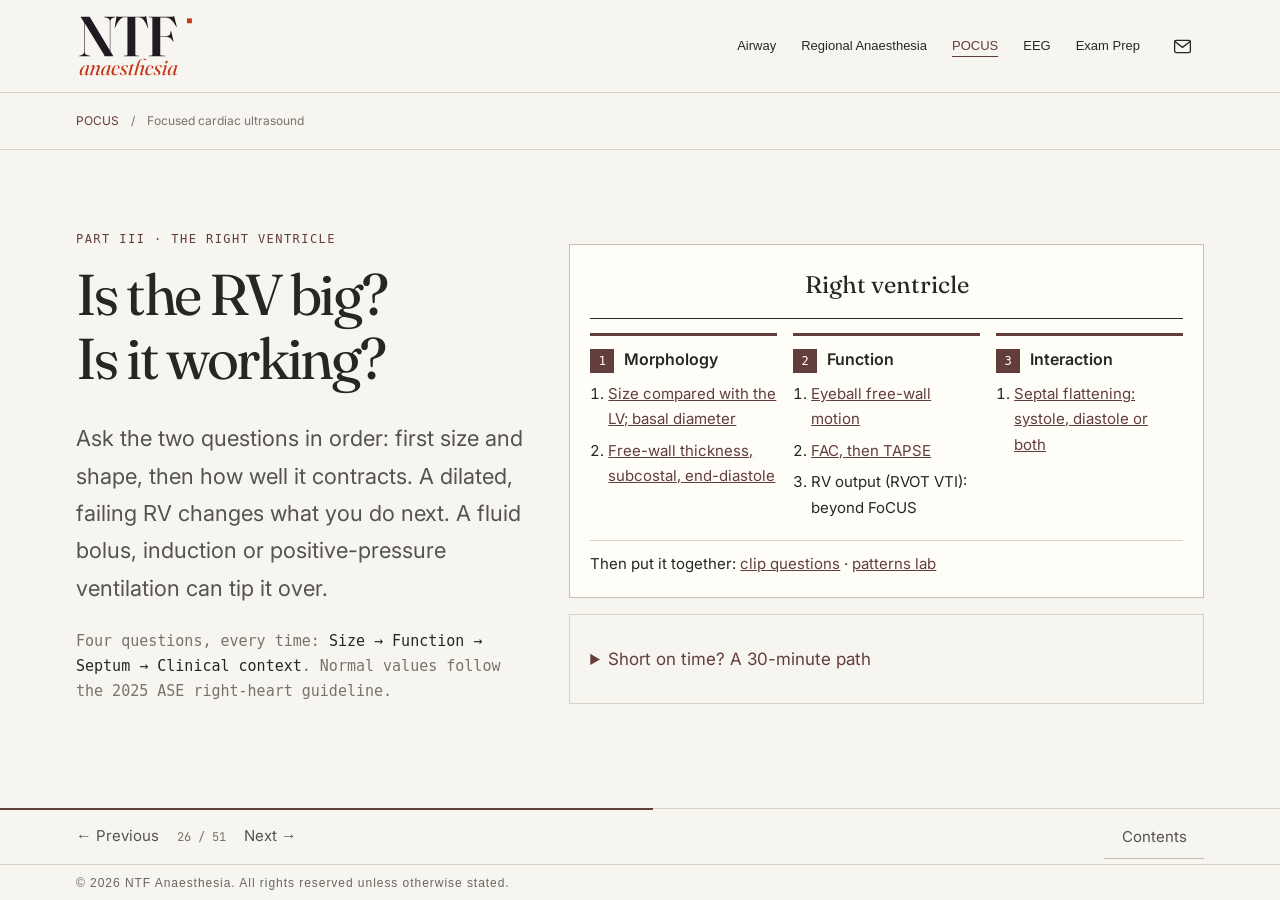
<file: pocus/rv/index.html>
<!doctype html>
<html lang="en-GB" data-theme="light">
<head>
<meta charset="utf-8">
<meta name="viewport" content="width=device-width,initial-scale=1">
<meta name="color-scheme" content="light">
<meta name="robots" content="noindex,nofollow">
<title>The right ventricle — NTF Anaesthesia</title>
<!-- The RV lecture now lives in Focused cardiac ultrasound, Part III. Old links keep their section. -->
<script>
(()=>{const ids=['part-rv','rv-anatomy','rv-windows','rv-morphology','rv-measurements','rv-septum','rv-cases'];
 let id='part-rv';try{const h=decodeURIComponent(location.hash.slice(1));if(ids.includes(h))id=h;}catch{}
 location.replace('../cardiac/#'+id);})();
</script>
<meta http-equiv="refresh" content="0; url=../cardiac/#part-rv">
<style>body{margin:0;padding:40px 22px;background:#f7f5ef;color:#272722;font:17px/1.65 Inter,Arial,sans-serif}a{color:#633d3c}</style>
</head>
<body>
<p>The right ventricle is now part of <a href="../cardiac/#part-rv">Focused cardiac ultrasound →</a></p>
</body>
</html>
</file>
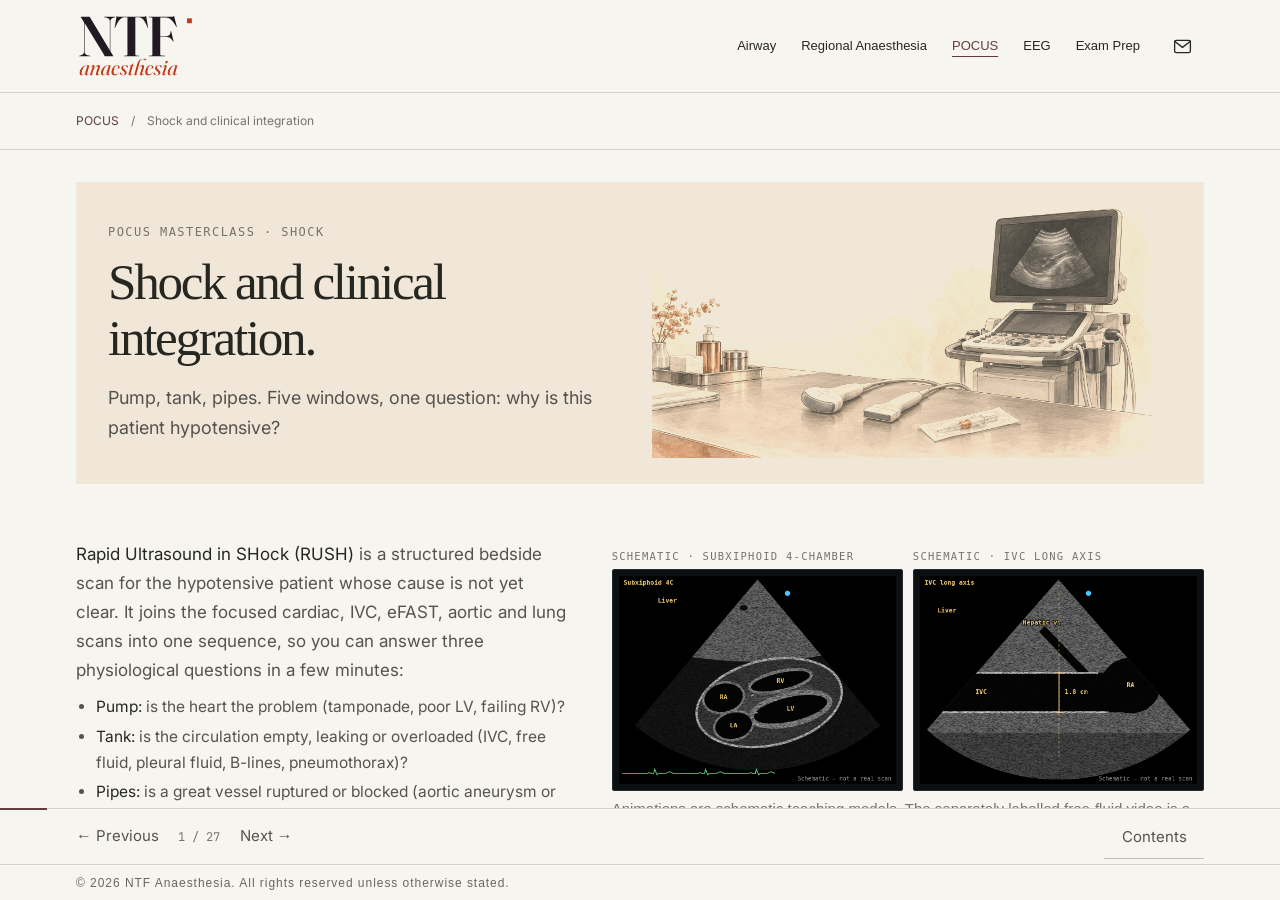
<file: pocus/shock/index.html>
<!doctype html>
<html lang="en-GB" data-theme="light">
<head>
<script>window.POCUS_INITIAL_HASH=location.hash;</script>
<meta charset="utf-8">
<meta name="viewport" content="width=device-width, initial-scale=1">
<meta name="color-scheme" content="light">
<title>Shock and clinical integration — NTF Anaesthesia</title>
<meta name="description" content="Masterclass: a structured bedside ultrasound approach to undifferentiated shock based on RUSH (Perera 2010). HI-MAP sequence (Heart, IVC, Morison's/eFAST, Aorta, Pneumothorax/lung), findings for each shock type, an aortic aneurysm screen, an interactive shock classifier, ultrasound in cardiac arrest (SESAME, a 10-second pulse-check simulator, ERC/AHA/ILCOR guidance) four resuscitation cases, eight SCCM decision cases and focused reporting. All images are schematic simulations, not real scans.">
<style>
:root{
  --bg:#F7F2EA; --panel:#FDFAF3; --line:#E0D6C2; --line2:#CFC2A8; --ink:#2A241D; --ink2:#5A4F42; --mute:#8A7E6D; --faint:#B3A795;
  --accent:#A8541F; --accent-soft:rgba(168,84,31,.10); --red:#B85042; --blue:#2A5B8C; --green:#4C7A45; --amber:#B9852A;
  --serif:Georgia,'Iowan Old Style','Times New Roman',serif; --mono:ui-monospace,Menlo,'SF Mono',Consolas,monospace;
  --shadow:0 1px 0 rgba(42,36,29,.04),0 8px 24px -12px rgba(42,36,29,.18);
}
*{box-sizing:border-box}
html,body{margin:0;height:100%;background:var(--bg);color:var(--ink);font-family:var(--serif);-webkit-font-smoothing:antialiased}
body{overflow:hidden}
a{color:var(--accent)}
button{font:inherit;color:inherit}
.deck{position:fixed;inset:0 0 52px 0}
.slide{position:absolute;inset:0;overflow-y:auto;overflow-x:hidden;opacity:0;visibility:hidden;transform:translateX(24px);transition:opacity .35s ease,transform .35s ease,visibility 0s .35s}
.slide.active{opacity:1;visibility:visible;transform:none;transition:opacity .35s ease,transform .35s ease}
.slide.prev{transform:translateX(-24px)}
.inner{max-width:1360px;margin:0 auto;padding:34px 40px 30px;min-height:100%;display:flex;flex-direction:column}
.two{display:grid;grid-template-columns:minmax(0,5fr) minmax(0,7fr);gap:40px;align-items:start}
.two.even{grid-template-columns:1fr 1fr}
.kicker{font-family:var(--mono);font-size:12.5px;letter-spacing:.14em;text-transform:uppercase;color:var(--accent);margin-bottom:14px}
h1,h2,h3{font-weight:400;margin:0;letter-spacing:-.01em}
h1{font-size:clamp(40px,5.6vw,76px);line-height:1.02}
h2{font-size:clamp(28px,3vw,42px);line-height:1.1;margin-bottom:12px}
h3{font-size:19px;margin-bottom:4px}
.lede{font-size:18px;line-height:1.5;color:var(--ink2);margin:0 0 20px;max-width:60ch}
p{line-height:1.55}
.cap{font-family:var(--mono);font-size:11px;letter-spacing:.14em;text-transform:uppercase;color:var(--mute);margin:0 0 8px}
.rule{height:1px;background:var(--line);margin:18px 0}
.card{background:var(--panel);border:1px solid var(--line);border-radius:10px;padding:16px 18px;box-shadow:var(--shadow)}
.card + .card{margin-top:12px}
.card p{margin:4px 0 0;color:var(--ink2);font-size:15.5px}
.tag{display:inline-block;font-family:var(--mono);font-size:10.5px;letter-spacing:.14em;text-transform:uppercase;padding:3px 8px;border-radius:4px;border:1px solid currentColor}
.tag.avoid{color:var(--red)} .tag.def{color:var(--green)} .tag.deep{color:var(--blue)}
.callout{border-left:3px solid var(--accent);background:var(--accent-soft);padding:12px 16px;border-radius:0 8px 8px 0;font-size:16px;line-height:1.5;margin-top:16px}
.demo{position:sticky;top:0}
.panel{background:var(--panel);border:1px solid var(--line);border-radius:12px;padding:14px;box-shadow:var(--shadow)}
.panel + .panel{margin-top:12px}
canvas{display:block;width:100%;height:auto}
.us{background:#000;border-radius:8px;box-shadow:inset 0 0 0 1px #222}
.scanner{background:#0d1013;border-radius:10px;padding:6px;border:1px solid #23292f}
.side{border-radius:8px;border:1px solid var(--line)}
.ctrls{display:flex;flex-wrap:wrap;gap:10px 18px;align-items:center;margin-top:12px;font-family:var(--mono);font-size:12px;color:var(--ink2)}
.ctrls label{display:flex;align-items:center;gap:8px;white-space:nowrap}
.ctrls output{min-width:52px;color:var(--ink);font-weight:600}
input[type=range]{accent-color:var(--accent);width:150px}
.seg{display:inline-flex;border:1px solid var(--line2);border-radius:8px;overflow:hidden;flex-wrap:wrap}
.seg button{background:transparent;border:0;padding:7px 12px;font-family:var(--mono);font-size:12px;cursor:pointer;color:var(--ink2);border-right:1px solid var(--line2)}
.seg button:last-child{border-right:0}
.seg button[aria-pressed=true]{background:var(--accent);color:#fff}
.btn{background:var(--ink);color:var(--bg);border:0;border-radius:8px;padding:8px 14px;font-family:var(--mono);font-size:12px;cursor:pointer;letter-spacing:.04em}
.btn.ghost{background:transparent;color:var(--ink);border:1px solid var(--line2)}
.btn:hover{filter:brightness(1.1)}
.status{font-family:var(--mono);font-size:12.5px;padding:8px 12px;border-radius:8px;background:var(--bg);border:1px solid var(--line);margin-top:10px;min-height:36px;line-height:1.45}
.status b{color:var(--accent)}
.ok{color:var(--green)!important} .bad{color:var(--red)!important} .warn{color:var(--amber)!important}
table.t{width:100%;border-collapse:collapse;font-size:15.5px}
table.t th{font-family:var(--mono);font-size:11px;letter-spacing:.14em;text-transform:uppercase;color:var(--mute);text-align:left;font-weight:400;padding:8px 10px;border-bottom:1px solid var(--line2)}
table.t td{padding:11px 10px;border-bottom:1px solid var(--line);vertical-align:top;line-height:1.45;color:var(--ink2)}
table.t td:first-child{color:var(--ink);font-size:16.5px;white-space:nowrap}
#r2Table td:first-child{white-space:normal;font-size:15px}
#r2Table td:last-child{white-space:nowrap;font-family:var(--mono);font-size:13px}
table.t tr.pick{cursor:pointer;transition:background .15s}
table.t tr.pick:hover{background:var(--accent-soft)}
table.t tr.pick.on{background:var(--accent-soft);box-shadow:inset 3px 0 0 var(--accent)}
.chip{display:inline-block;padding:3px 9px;margin:2px 4px 2px 0;border:1px solid var(--line2);border-radius:999px;font-size:14px;cursor:pointer;background:var(--panel);color:var(--ink2)}
.chip:hover{border-color:var(--accent)}
.chip.on{background:var(--accent);border-color:var(--accent);color:#fff}
.num{font-family:var(--mono);color:var(--accent);font-size:13px;letter-spacing:.06em}
.plist{list-style:none;padding:0;margin:0;display:grid;gap:8px}
.plist li{display:grid;grid-template-columns:34px 1fr;gap:10px;padding:11px 14px;border:1px solid var(--line);border-radius:10px;background:var(--panel);cursor:pointer;transition:border-color .15s,transform .15s}
.plist li:hover{border-color:var(--line2)}
.plist li.on{border-color:var(--accent);box-shadow:inset 3px 0 0 var(--accent)}
.plist li b{font-weight:400;font-size:16.5px;display:block}
.plist li span{color:var(--ink2);font-size:14.5px;line-height:1.45}
.tabs{display:flex;gap:6px;margin-bottom:10px;flex-wrap:wrap}
.tabs button{background:transparent;border:1px solid var(--line2);border-radius:999px;padding:6px 14px;font-family:var(--mono);font-size:12px;cursor:pointer;color:var(--ink2)}
.tabs button[aria-selected=true]{background:var(--ink);color:var(--bg);border-color:var(--ink)}
.tabpanel[hidden]{display:none}
.grid2{display:grid;grid-template-columns:1fr 1fr;gap:10px}
.grid-us{display:grid;grid-template-columns:1.15fr 1fr;gap:10px;align-items:start}
.mini{font-family:var(--mono);font-size:11px;color:var(--mute);margin-top:6px;line-height:1.4}
.legend{display:flex;gap:14px;flex-wrap:wrap;font-family:var(--mono);font-size:11px;color:var(--mute);margin-top:6px}
.legend i{display:inline-block;width:10px;height:10px;border-radius:2px;margin-right:5px;vertical-align:-1px}
.quote{font-style:italic;color:var(--mute)}
.crit{display:grid;grid-template-columns:auto 1fr auto;gap:6px 12px;font-size:15px;align-items:center}
.crit .ic{width:20px;height:20px;border-radius:50%;display:grid;place-items:center;font-family:var(--mono);font-size:12px;border:1px solid var(--line2);color:var(--mute)}
.crit .ic.ok{border-color:var(--green);background:var(--green);color:#fff!important}
.crit .ic.bad{border-color:var(--red);color:var(--red)}
.crit .val{font-family:var(--mono);font-size:12.5px;color:var(--ink2);text-align:right}
/* divider slides */
.divider .inner{justify-content:center}
.divider h1{font-size:clamp(56px,8vw,112px)}
.big-quote{font-size:clamp(20px,2vw,26px);line-height:1.45;color:var(--ink2);max-width:46ch;font-style:italic;margin-top:30px}
/* bottom bar */
.bar{position:fixed;left:0;right:0;bottom:0;height:52px;border-top:1px solid var(--line);background:var(--panel);display:flex;align-items:center;gap:16px;padding:0 18px;font-family:var(--mono);font-size:12px;color:var(--ink2);z-index:20}
.bar .q{flex:1;min-width:0;white-space:nowrap;overflow:hidden;text-overflow:ellipsis;font-family:var(--serif);font-style:italic;color:var(--mute);font-size:13px}
.bar .prog{position:absolute;left:0;top:-1px;height:2px;background:var(--accent);transition:width .3s}
.bar .pace{position:absolute;left:0;top:-1px;height:2px;width:2px;background:var(--ink);opacity:.5}
.bar button{background:transparent;border:1px solid var(--line2);border-radius:6px;padding:5px 9px;cursor:pointer;font-family:var(--mono);font-size:12px;color:var(--ink2)}
.timer{display:flex;gap:10px;align-items:center}
.timer .el{font-weight:600;color:var(--ink);min-width:44px}
.timer .sl{color:var(--mute)}
.timer .over{color:var(--red)}
#notes{position:fixed;right:16px;bottom:64px;max-width:440px;background:var(--ink);color:var(--bg);border-radius:12px;padding:12px 16px;z-index:18;box-shadow:var(--shadow);font-size:15px;line-height:1.45}
#notes .cap{color:var(--faint)}#notes p{margin:4px 0 0}#notes kbd{background:transparent;color:var(--bg)}
.pov{font-family:var(--mono);font-size:10.5px;letter-spacing:.12em;text-transform:uppercase;color:var(--mute);margin:8px 0 4px}
#overview{position:fixed;inset:0 0 52px 0;background:var(--bg);z-index:15;overflow:auto;padding:30px;display:none}
#overview.show{display:block}
#overview .og{display:grid;grid-template-columns:repeat(auto-fill,minmax(230px,1fr));gap:12px;max-width:1300px;margin:0 auto}
#overview button{text-align:left;background:var(--panel);border:1px solid var(--line);border-radius:10px;padding:14px;cursor:pointer;min-height:96px}
#overview button.cur{border-color:var(--accent)}
#overview .on{font-family:var(--mono);font-size:11px;color:var(--accent);letter-spacing:.12em}
#overview .ot{font-size:16px;margin-top:6px;display:block}
#overview .om{font-family:var(--mono);font-size:11px;color:var(--mute);margin-top:6px;display:block}
.agenda{list-style:none;padding:0;margin:20px 0 0;font-family:var(--mono);font-size:12.5px;color:var(--ink2)}
.agenda li{display:flex;justify-content:space-between;border-bottom:1px dashed var(--line2);padding:6px 0}
.hint{font-family:var(--mono);font-size:11.5px;color:var(--mute);margin-top:18px}
kbd{font-family:var(--mono);font-size:11px;border:1px solid var(--line2);border-bottom-width:2px;border-radius:4px;padding:1px 5px;background:var(--panel)}
.qz{display:grid;gap:12px}
.qz .card h3{font-size:17px;line-height:1.35}
.qz .opts{display:flex;flex-wrap:wrap;gap:6px;margin-top:10px}
.qz .opts button{border:1px solid var(--line2);background:var(--bg);border-radius:8px;padding:7px 12px;cursor:pointer;font-size:14.5px;text-align:left}
.qz .opts button.right{background:var(--green);border-color:var(--green);color:#fff}
.qz .opts button.wrong{background:transparent;border-color:var(--red);color:var(--red);text-decoration:line-through}
.qz .why{font-size:14.5px;color:var(--ink2);margin-top:8px;display:none}
.qz .card.done .why{display:block}
details.src{margin-top:10px;font-family:var(--mono);font-size:12px;color:var(--mute)}
details.src img{max-width:100%;border-radius:8px;margin-top:8px;border:1px solid var(--line);background:#fff}
svg text{font-family:var(--mono)}
.arm-vein{cursor:pointer;transition:stroke-width .15s}
.arm-vein:hover{stroke-width:7}
@media (max-width:1050px){
  .two,.two.even{grid-template-columns:1fr;gap:22px}
  .demo{position:static}
  .inner{padding:22px 16px 28px}
  .grid-us{grid-template-columns:1fr}
  .bar .q{display:none}
}
@media (max-width:560px){ .grid2{grid-template-columns:1fr} table.t td:first-child{white-space:normal} input[type=range]{width:120px} }
@media (prefers-reduced-motion: reduce){ .slide{transition:none} }

/* ===== shock deck additions ===== */
b.ink{font-weight:400;color:var(--ink)}
.num.big{font-family:var(--serif);font-size:26px;letter-spacing:0;color:var(--accent);line-height:1}
.tw{overflow-x:auto;max-width:100%;-webkit-overflow-scrolling:touch}
.tw table.t td:first-child{white-space:normal}
table.t.sm{font-size:14px} table.t.sm td{padding:8px 8px;font-size:14px} table.t.sm td:first-child{font-size:14.5px}
table.t.wide{min-width:640px}
.card ul,.card ol,.lst{margin:6px 0 0;padding-left:20px;color:var(--ink2);font-size:15.5px;line-height:1.5}
.card li,.lst li{margin:3px 0}
.lst.tight li{margin:1px 0}
.grid-us .scanner,.grid2 .scanner{min-width:0}
.svgbox svg{width:100%;height:auto;display:block}
.svgbox{border-radius:8px;border:1px solid var(--line);background:var(--bg)}
.torso .skin{fill:var(--panel);stroke:var(--line2);stroke-width:1.5}
.torso .rib{fill:none;stroke:var(--faint);stroke-width:1.2}
.torso .bone{fill:var(--line);stroke:var(--line2)}
.torso .hot{cursor:pointer}
.torso .hot .hit{fill:transparent;stroke:none}
.torso .hot:focus-visible .hit{stroke:var(--accent);stroke-width:1.5;stroke-dasharray:3 2}
.torso .hot rect{fill:var(--panel);stroke:var(--accent);stroke-width:1.6}
.torso .hot .dot{fill:var(--accent)}
.torso .hot.on rect{fill:var(--accent)}
.torso .hot.on .dot{fill:#fff}
.torso .hot text{font-size:11px;fill:var(--ink);font-family:var(--mono);font-weight:600}
.torso .hot.on text{fill:var(--accent)}
.torso .hot:focus{outline:none}
.torso .hot:focus-visible rect{stroke-width:3.5}
.torso .lbl{font-size:9.5px;fill:var(--mute);font-family:var(--mono)}
.torso .sweep{stroke:var(--accent);stroke-dasharray:4 3;fill:none;stroke-width:1.4}
.readout{display:grid;grid-template-columns:repeat(auto-fill,minmax(110px,1fr));gap:6px;margin-top:10px}
.readout div{border:1px solid var(--line);border-radius:8px;padding:6px 8px;background:var(--bg)}
.readout small{display:block;font-family:var(--mono);font-size:10px;letter-spacing:.1em;text-transform:uppercase;color:var(--mute)}
.readout b{font-weight:400;font-family:var(--mono);font-size:15px;color:var(--ink)}
.badges{display:flex;flex-wrap:wrap;gap:6px;margin-top:8px}
.badges span{font-family:var(--mono);font-size:11px;border:1px solid var(--line2);border-radius:999px;padding:3px 9px;color:var(--ink2)}
.badges span.r{border-color:var(--red);color:var(--red)} .badges span.g{border-color:var(--green);color:var(--green)} .badges span.a{border-color:var(--amber);color:var(--amber)}
.tgl{display:inline-flex;align-items:center;gap:6px;font-family:var(--mono);font-size:12px;color:var(--ink2);cursor:pointer}
.tgl input{accent-color:var(--accent);width:16px;height:16px}
.pill{display:inline-block;font-family:var(--mono);font-size:10.5px;letter-spacing:.08em;text-transform:uppercase;border-radius:4px;padding:2px 7px;background:var(--accent-soft);color:var(--accent)}
.links{display:flex;flex-wrap:wrap;gap:6px;margin-top:10px}
.links a{font-family:var(--mono);font-size:11.5px;border:1px solid var(--line2);border-radius:999px;padding:4px 10px;text-decoration:none;color:var(--ink2)}
.links a:hover{border-color:var(--accent);color:var(--accent)}
.facts{display:grid;grid-template-columns:max-content 1fr;gap:4px 14px;font-size:15px;margin:10px 0 4px}
.facts dt{font-family:var(--mono);font-size:11px;letter-spacing:.12em;text-transform:uppercase;color:var(--mute);padding-top:3px}
.facts dd{margin:0;color:var(--ink2)}
.steps{list-style:none;padding:0;margin:14px 0 0;display:grid;gap:8px}
.steps li{border:1px solid var(--line);border-radius:10px;background:var(--panel);padding:10px 14px}
.steps .sh{display:flex;align-items:center;gap:10px;cursor:pointer}
.steps .sl{font-family:var(--serif);font-size:22px;color:var(--accent);width:22px;text-align:center}
.steps .sq{flex:1;font-size:15.5px}
.steps .sq small{display:block;font-family:var(--mono);font-size:10.5px;letter-spacing:.12em;text-transform:uppercase;color:var(--mute)}
.steps .sb{font-family:var(--mono);font-size:11px;border:1px solid var(--line2);border-radius:999px;padding:3px 10px;color:var(--ink2);background:transparent;cursor:pointer}
.steps .sa{display:none;margin-top:8px;padding-top:8px;border-top:1px dashed var(--line2);font-size:15px;line-height:1.5;color:var(--ink2)}
.steps li.shown{border-color:var(--accent);box-shadow:inset 3px 0 0 var(--accent)}
.steps li.shown .sa{display:block}
.steps li.shown .sb{display:none}
.pearl{margin-top:12px;font-style:italic;font-size:17px;color:var(--ink);border-left:3px solid var(--accent);padding:6px 0 6px 14px;display:none}
.pearl.shown{display:block}
.caseGrid{display:grid;grid-template-columns:1fr;gap:10px}
.caseGrid button{display:grid;grid-template-columns:44px 1fr;gap:12px;align-items:center;text-align:left;border:1px solid var(--line);border-radius:10px;background:var(--panel);padding:10px;cursor:pointer;box-shadow:var(--shadow)}
.caseGrid button:hover{border-color:var(--accent)}
.caseGrid .cn{width:44px;height:44px;border-radius:8px;background:var(--accent-soft);color:var(--accent);display:grid;place-items:center;font-family:var(--serif);font-size:22px}
.caseGrid b{font-weight:400;font-size:16px;display:block;line-height:1.25}
.caseGrid span{font-family:var(--mono);font-size:10.5px;color:var(--accent);letter-spacing:.1em}
.refs{font-family:var(--serif);font-size:13.5px;color:var(--ink2);padding-left:18px;line-height:1.45}
.refs li{margin-bottom:4px;overflow-wrap:anywhere}
[hidden]{display:none!important}
.jump{margin-top:16px;max-width:540px}
#jumpChips{display:flex;flex-wrap:wrap;gap:4px;margin-top:8px}
.jump .chip{font-family:var(--mono);font-size:11px;padding:3px 8px;margin:0}
.qz .opts{flex-direction:column;align-items:stretch}
.qnav{display:flex;gap:8px;align-items:center;flex-wrap:wrap;margin-top:12px}
.qdots{display:flex;gap:5px;flex-wrap:wrap}
.qdots i{width:10px;height:10px;border-radius:50%;border:1px solid var(--line2);display:block}
.qdots i.ok{background:var(--green);border-color:var(--green)} .qdots i.no{background:var(--red);border-color:var(--red)} .qdots i.cur{outline:2px solid var(--accent);outline-offset:1px}
.pp{position:relative}
.ppb{position:absolute;right:10px;top:10px;background:rgba(0,0,0,.6);color:#fff;border:1px solid rgba(255,255,255,.35);border-radius:6px;font-family:var(--mono);font-size:11px;padding:4px 8px;cursor:pointer;z-index:2}
.cvlink{font-family:var(--mono);font-size:12px;margin-top:6px;display:inline-block}
.capx{font-size:14.5px;line-height:1.45;color:var(--ink2);margin-top:8px;min-height:42px}
/* classifier */
.clf{display:grid;grid-template-columns:minmax(0,1.1fr) minmax(0,1fr);gap:24px;align-items:start}
.clf .row{margin-bottom:10px}
.clf .row .cap{margin-bottom:4px}
.clf .seg button{padding:6px 10px;font-size:11.5px}
.bars{display:grid;gap:8px;margin-top:6px}
.bars .b{display:grid;grid-template-columns:110px minmax(0,1fr) 34px;gap:8px;align-items:center;font-family:var(--mono);font-size:12px;color:var(--ink2)}
.bars .b .tr{height:14px;border-radius:7px;background:var(--line);overflow:hidden}
.bars .b .tr i{display:block;height:100%;background:var(--line2);transition:width .25s}
.bars .b.lead{color:var(--ink);font-weight:600}
.bars .b.lead .tr i{background:var(--accent)}
.named{border:2px solid var(--red);border-radius:10px;padding:10px 14px;margin-top:10px;background:color-mix(in srgb,var(--red) 7%,var(--panel))}
.named p{margin:4px 0;font-size:15px;line-height:1.45;color:var(--ink)}
.named p b{font-weight:600}
.cav{list-style:none;padding:0;margin:8px 0 0;display:grid;gap:4px;font-size:14px;color:var(--ink2)}
.cav li{padding-left:16px;position:relative;line-height:1.4}
.cav li::before{content:'!';position:absolute;left:2px;top:0;font-family:var(--mono);color:var(--amber);font-weight:700}
.banner{font-family:var(--mono);font-size:12.5px;border-radius:8px;padding:8px 12px;margin-top:10px;border:1px solid var(--amber);color:var(--amber)}
.banner.g{border-color:var(--green);color:var(--green)} .banner.r{border-color:var(--red);color:var(--red)}
.sidev svg{width:100%;height:auto;display:block}
.sidev .ao{fill:color-mix(in srgb,var(--red) 22%,var(--panel));stroke:var(--red);stroke-width:1.4}
.sidev .br{stroke:var(--red);stroke-width:3;fill:none;stroke-linecap:round}
.sidev .mk{stroke:var(--accent);stroke-width:2.5}
.sidev text{font-size:9.5px;fill:var(--ink2);font-family:var(--mono)}
.aoGrid{display:grid;grid-template-columns:minmax(0,1fr) 150px;gap:10px;align-items:start}
canvas.draw{touch-action:none;cursor:crosshair}
@media (max-width:720px){ .clf{grid-template-columns:minmax(0,1fr)} .aoGrid{grid-template-columns:minmax(0,1fr) 110px} }
@media (max-width:560px){
  .readout{grid-template-columns:repeat(2,minmax(0,1fr))}
  .ctrls{gap:8px 12px}
  .bars .b{grid-template-columns:96px minmax(0,1fr) 28px}
  .seg button{padding:6px 9px}
}
@media (max-width:1050px){ .two,.two.even{grid-template-columns:minmax(0,1fr)} .grid-us{grid-template-columns:minmax(0,1fr)} }
@media (max-width:560px){
  .grid2{grid-template-columns:minmax(0,1fr)}
  .bar{gap:8px;padding:0 8px} .timer .sl,#tmR,#ntB,#ovB{display:none}
  .ctrls label{white-space:normal;flex-wrap:wrap} input[type=range]{width:110px}
  table.t td:first-child{white-space:normal}
  .facts{grid-template-columns:1fr} .facts dt{padding-top:6px}
  .tabs{gap:4px} .tabs button{padding:5px 10px}
}
#rapT tr.on td{background:var(--accent-soft)}
/* arrest: SESAME + pulse-check sim */
#sesList li{grid-template-columns:1fr;padding:8px 6px;text-align:center;gap:2px}
#sesList li b{font-size:13.5px}
#sesList li .num{font-size:18px;font-family:var(--serif)}
.pcbar{display:grid;grid-template-columns:96px minmax(0,1fr);gap:10px;align-items:start;margin-top:10px}
.pcclock{font-family:var(--mono);font-size:26px;font-weight:600;text-align:center;border:1px solid var(--line2);border-radius:10px;padding:10px 4px;background:var(--bg);color:var(--ink);line-height:1.1}
.pcclock small{display:block;font-size:10px;font-weight:400;letter-spacing:.1em;text-transform:uppercase;color:var(--mute);margin-top:4px}
.pcclock.run{border-color:var(--accent);color:var(--accent)}
.pcclock.over{border-color:var(--red);color:var(--red)}
.pcsteps{display:flex;flex-wrap:wrap;gap:6px}
.pcsteps .btn{padding:7px 10px;font-size:11.5px}
.pcsteps .btn.next{border-color:var(--accent);color:var(--accent);box-shadow:inset 0 0 0 1px var(--accent)}
.pcsteps .btn:disabled{opacity:.4;cursor:default}
#pcAns{display:flex;flex-wrap:wrap;gap:4px;margin-top:4px}
@media (max-width:560px){ #sesList{grid-template-columns:repeat(3,minmax(0,1fr))!important} .pcbar{grid-template-columns:minmax(0,1fr)} .pcclock{font-size:22px;padding:6px} }
</style>
<link rel="icon" href="../ana-ntf-monogram.svg" type="image/svg+xml"><meta name="robots" content="noindex,nofollow"><link rel="stylesheet" href="../assets/navigation.css?v=20261008"><link rel="stylesheet" href="../assets/site-shell.css?v=20261008"><link rel="stylesheet" href="../assets/pocus-course.css?v=20261019-nopicker"><link rel="stylesheet" href="../shared/series.css?v=20261030-plan"><link rel="stylesheet" href="case-lab.css?v=20261017"><link rel="stylesheet" href="../assets/header-nav.css?v=20261008"><script defer src="../assets/navigation.js?v=20261008"></script><script defer src="../assets/pocus-course.js?v=20261019-flat"></script><script defer src="../shared/series.js?v=20261019-norv"></script><link rel="stylesheet" href="../assets/panoramic-banners.css?v=20261008-wide"><link rel="stylesheet" href="../assets/banner-framing.css?v=20261008"></head>
<body class="pocus-course"><header class="ntf-header"><div class="ntf-header-inner"><a class="ntf-logo" href="https://anantf.com/" aria-label="NTF Anaesthesia home"><img src="../ana-ntf-logo.svg?v=clean" alt="NTF Anaesthesia" width="229" height="120"></a><button class="ntf-mobile-toggle" type="button" aria-expanded="false" aria-controls="ntf-main-nav">Menu <svg viewBox="0 0 20 20" width="18" height="18" fill="none" stroke="currentColor" aria-hidden="true"><path d="M3 6h14M3 10h14M3 14h14"/></svg></button><nav class="ntf-nav" id="ntf-main-nav" aria-label="Main navigation"><a href="https://airway.anantf.com/airway.html">Airway</a><a href="https://regional.anantf.com/">Regional Anaesthesia</a><a href="../" aria-current="page">POCUS</a><a href="https://anantf.com/eeg/">EEG</a><a href="https://exams.anantf.com/">Exam Prep</a></nav><a class="ntf-contact" href="mailto:contact@anantf.com" aria-label="Email NTF Anaesthesia" title="Email NTF Anaesthesia"><svg viewBox="0 0 24 24" width="21" height="21" fill="none" stroke="currentColor" stroke-width="1.5" stroke-linecap="round" stroke-linejoin="round" aria-hidden="true"><rect x="3" y="5" width="18" height="14" rx="2"/><path d="m3 6 9 7 9-7"/></svg></a></div></header>
<nav class="course-toolbar" aria-label="Tutorial navigation"><div class="course-toolbar-inner"><div class="course-breadcrumb"><a href="../">POCUS</a><span aria-hidden="true">/</span><span>Shock and clinical integration</span></div><label class="course-section-picker"><span class="course-sr-only">Tutorial section</span><select id="course-section" aria-label="Tutorial section"></select></label></div></nav><main class="deck" id="deck" tabindex="-1">


<!-- ============ 1 TITLE ============ -->
<section class="slide course-intro" data-min="2" data-title="Start here" data-prompt="Ask: think of the last hypotensive patient you were called to. How long was it before you knew which of the four shock types it was? What changed your mind?">
  <div class="inner two course-start-grid"><section class="course-hero wide-illustration-banner ntf-illustrated-banner" aria-label="Tutorial introduction"><div><p class="course-eyebrow">POCUS masterclass · Shock</p><h1>Shock and clinical integration.</h1><p class="course-hero-lead">Pump, tank, pipes. Five windows, one question: why is this patient hypotensive?</p></div><figure><img src="../assets/ether-pocus-equipment.webp" width="1774" height="887" alt="" aria-hidden="true"></figure></section>
    <div>
      <p style="margin:0 0 10px;color:var(--ink2)"><b class="ink">Rapid Ultrasound in SHock (RUSH)</b> is a structured bedside scan for the hypotensive patient whose cause is not yet clear. It joins the focused cardiac, IVC, eFAST, aortic and lung scans into one sequence, so you can answer three physiological questions in a few minutes:</p>
      <ul class="lst">
        <li><b class="ink">Pump:</b> is the heart the problem (tamponade, poor LV, failing RV)?</li>
        <li><b class="ink">Tank:</b> is the circulation empty, leaking or overloaded (IVC, free fluid, pleural fluid, B-lines, pneumothorax)?</li>
        <li><b class="ink">Pipes:</b> is a great vessel ruptured or blocked (aortic aneurysm or dissection, DVT as a marker of PE)?</li>
      </ul>
      <p class="mini" style="margin-top:10px">For anaesthesia residents, MOs and ICU trainees who can already get the basic cardiac and lung views. The focus is on <b>putting the views together and deciding what to do</b>.</p>
      <ul class="agenda" style="max-width:480px">
        <li><span>01–02 · Why scan · the framework</span></li>
        <li><span>Part I · Acquisition · the five windows</span></li>
        <li><span>Part II · Interpretation · classifier</span></li>
        <li><span>Part III · Arrest and peri-arrest · SESAME, pulse check</span></li>
        <li><span>Part IV · Four patients in shock</span></li>
        <li><span>Clinical decision cases · reporting</span></li><li><span>Quick check · Close</span></li>
      </ul>
      <div class="jump"><button class="btn" id="jumpCases">Jump to the cases →</button><span id="jumpChips"></span></div>
      <div class="links"><a href="../cardiac/">Review cardiac ultrasound →</a><a href="../lung/">Review lung ultrasound →</a><a href="../haemodynamics/">Review flow and fluids →</a></div>
    </div>
    <div>
      <div class="grid2"><div><div class="pov">Schematic · subxiphoid 4-chamber</div><div class="scanner"><canvas id="heroH" class="us"></canvas></div></div><div><div class="pov">Schematic · IVC long axis</div><div class="scanner"><canvas id="heroI" class="us"></canvas></div></div></div>
      <div class="mini">Animations are schematic teaching models. The separately labelled free-fluid video is a real ultrasound clip with its source and licence.</div>
    </div>
  </div>
</section>

<!-- ============ 2 WHY ============ -->
<section class="slide" data-min="4" data-title="Why scan in shock" data-prompt="Ask: if SHoC-ED found no survival benefit, why are we teaching this? Draw out that the trial left out the conditions where POCUS changes management most (trauma, suspected AAA). A test cannot improve outcome unless it changes treatment.">
  <div class="inner two">
    <div>
      <div class="kicker">01 · Why scan in shock</div>
      <h2>The examination is unreliable. The scan narrows the list.</h2>
      <p class="lede">Undifferentiated shock (for example SBP &lt; 90 mmHg or MAP &lt; 65 mmHg with signs of hypoperfusion, such as raised lactate, oliguria or confusion) has four mechanisms that need <b class="ink">opposite treatments</b>.</p>
      <div class="card"><div class="cap">The problem</div><p>Fluid helps hypovolaemia and may harm cardiogenic shock. Inotropes do nothing for tamponade. Decompression (needle or finger thoracostomy, then a chest drain) treats tension pneumothorax and helps nothing else.</p></div>
      <div class="callout"><b>Take-home:</b> RUSH is a diagnostic tool. It helps only when it changes what you do, and only if you act on what it shows.</div>
    </div>
    <div>
      <div class="card"><div class="cap">Diagnosis</div><p>In ED patients with non-traumatic hypotension, an immediate goal-directed scan narrowed the differential and made the correct final diagnosis more likely to be top of the list than a delayed scan (Jones 2004). Bedside ultrasound reduced diagnostic uncertainty and changed resuscitation decisions (Shokoohi 2015).</p></div>
      <div class="card"><div class="cap">Accuracy</div><p>A 2023 meta-analysis (Yoshida, 12 studies, 1,132 patients) found POCUS has moderate-to-high sensitivity and <b class="ink">high specificity</b> for all four shock types. A positive pattern is good at ruling a cause in. A negative scan is weaker at ruling one out. An earlier RUSH-specific review reached the same conclusion (Stickles 2019); there, rule-out performance was best for obstructive shock (negative likelihood ratio about 0.13) and weakest for mixed shock.</p></div>
      <div class="card"><div class="cap">Outcome</div><p>The SHoC-ED randomised trial (Atkinson 2018) found <b class="ink">no survival benefit</b> from a standard POCUS protocol in ED patients with undifferentiated hypotension. It also found no harm.</p></div>
    </div>
  </div>
</section>

<!-- ============ 3 FRAMEWORK ============ -->
<section class="slide" data-min="4" data-title="Pump, tank, pipes" data-prompt="Ask the room to name, for each of the four shock types, one finding in Pump, Tank and Pipes. Write the grid on the whiteboard and come back to it at the findings table slide.">
  <div class="inner two">
    <div>
      <div class="kicker">02 · The framework</div>
      <h2>Pump. Tank. Pipes. In the HI-MAP order.</h2>
      <div class="cap" style="margin-top:6px">Perera's three questions (2010)</div>
      <div class="tw"><table class="t sm"><thead><tr><th>Component</th><th>Question</th><th>Main views</th></tr></thead><tbody>
        <tr><td><b class="ink">Pump</b></td><td>Effusion or tamponade? LV squeezing? RV dilated?</td><td>Subxiphoid, PLAX, PSAX, A4C</td></tr>
        <tr><td><b class="ink">Tank</b></td><td>How full is it? Is it leaking? Is it overloaded?</td><td>IVC, eFAST (Morison's, splenorenal, pelvis), pleural bases, anterior lung</td></tr>
        <tr><td><b class="ink">Pipes</b></td><td>Is the aorta ruptured or dissected? Is there clot in the leg veins?</td><td>Abdominal aorta (subxiphoid to bifurcation), aortic root in PLAX, 2-point leg compression</td></tr>
      </tbody></table></div>
      <div class="card" style="margin-top:14px"><div class="cap">Before you start, answer four questions</div>
        <ol><li>What is my clinical shortlist?</li><li>Which views will separate those causes?</li><li>What will I do differently for each result?</li><li>When will I scan again?</li></ol></div>
    </div>
    <div>
      <div class="cap">HI-MAP: the scanning order</div>
      <p class="mini" style="margin:0 0 6px">HI-MAP is the EMCrit (Weingart) version, 'Rapid Ultrasound for Shock and Hypotension'. Pump/Tank/Pipes is Perera 2010, 'Rapid Ultrasound in SHock'. They are two related protocols covering the same views.</p>
      <ul class="plist">
        <li><span class="num big">H</span><div><b>Heart</b><span>Subxiphoid first, then parasternal and apical views.</span></div></li>
        <li><span class="num big">I</span><div><b>IVC</b><span>Subxiphoid long axis, measured about 1–2 cm from the RA junction.</span></div></li>
        <li><span class="num big">M</span><div><b>Morison's</b><span>The eFAST abdominal views, including the bases for pleural fluid.</span></div></li>
        <li><span class="num big">A</span><div><b>Aorta</b><span>Transverse, from the subxiphoid region to the bifurcation.</span></div></li>
        <li><span class="num big">P</span><div><b>Pneumothorax</b><span>Anterior lung sliding on both sides, with B-lines during the same sweep.</span></div></li>
      </ul>
      <p class="mini" style="margin-top:10px">Add <b>legs</b> (2-point compression at the common femoral and popliteal veins) when the RV is dilated or PE is suspected.</p>
      <div class="callout">Prioritise the window most likely to change urgent treatment. Act on time-critical findings immediately, then complete or repeat the relevant survey as resuscitation allows; more than one mechanism may coexist.</div>
    </div>
  </div>
</section>

<!-- ============ 4 PART I ============ -->
<section class="slide divider" data-min="1" data-title="Part I · Acquisition" data-prompt="Ask: if you only had time for one view in a peri-arrest patient, which would it be? (Usually subxiphoid: it shows the pump, effusion and RV size, and turns into the IVC view.)">
  <div class="inner two" style="align-items:center;flex:1">
    <div>
      <div class="kicker">Part I · Acquisition</div>
      <h1>Five windows.</h1>
      <p class="big-quote" style="font-style:normal">Phased array (cardiac) for the heart, IVC, aorta and lungs; the curvilinear probe as an alternative for the abdomen and aorta. Linear probe for pleural detail and the DVT scan. Patient supine.</p>
      <p class="cap" style="margin-top:22px;line-height:2">Get the views · then decide what they mean</p>
    </div>
    <div><div class="panel"><div class="svgbox torso" id="p1Torso"></div><div class="mini">Schematic torso. HI-MAP probe positions, plus the legs for 2-point compression.</div></div></div>
  </div>
</section>

<!-- ============ 5 TOUR ============ -->
<section class="slide" data-min="6" data-title="The HI-MAP tour" data-prompt="Let a learner drive. At each station, before toggling, ask: what single abnormal finding here would change your next five minutes? Then toggle and check.">
  <div class="inner">
    <div class="kicker">03 · The HI-MAP tour</div>
    <h2>Where the probe goes, and what normal and abnormal look like.</h2>
    <p class="lede" style="margin-bottom:12px">Select each probe station (click, or Tab and Enter). Each opens a schematic sonogram with a Normal / Abnormal toggle and a link to the detailed page.</p>
    <div class="two even" style="gap:24px">
      <div class="panel"><div class="svgbox torso" id="tourTorso"></div><div class="mini">Dot = probe marker. H and I: cardiac preset, marker to the patient's left (H) or head (I), screen marker on the right. M and P: marker to the head. A and legs: transverse, marker to the patient's right (abdominal preset, screen marker on the left). The blue dot on each sonogram shows the screen marker.</div></div>
      <div class="panel">
        <div class="pov" id="tourPov">H · Subxiphoid 4-chamber</div>
        <div class="ctrls" style="margin:0 0 8px"><div class="seg" id="tourSeg" role="group" aria-label="Finding"></div><label class="tgl" id="tourBlW" hidden><input type="checkbox" id="tourBl"> B-lines</label><button class="btn ghost" id="tourPress" aria-pressed="false" hidden>Compress</button></div>
        <div class="scanner pp"><canvas id="tourUS" class="us"></canvas><button class="ppb" type="button">❚❚ Pause</button></div>
        <div class="capx" id="tourCap"></div>
        <a class="cvlink" id="tourLink" href="../cardiac/">Detail →</a>
        <div class="mini">Schematic teaching simulation, not a real scan.</div>
      </div>
    </div>
  </div>
</section>

<!-- ============ 6 PUMP ============ -->
<section class="slide" data-min="5" data-title="Pump" data-prompt="Ask: you see a 1 cm effusion but the RV fills normally and the IVC collapses. Is this tamponade? (Probably not. Look for another cause and rescan.) Then: in PLAX, how do you tell a pericardial effusion from a pleural effusion? (Where it sits relative to the descending aorta.)">
  <div class="inner two">
    <div>
      <div class="kicker">04 · Pump</div>
      <h2>Three questions of the heart, not a full echo.</h2>
      <p class="lede">The focused cardiac scan answers yes/no questions (FoCUS: Spencer 2013; WINFOCUS international recommendations, Via 2014). Full detail is on the <a href="../cardiac/">Cardiac page</a>.</p>
      <div class="card"><div class="cap">1 · Is there a pericardial effusion, and is it causing tamponade?</div>
        <ul>
          <li>Effusion: an anechoic space between the pericardium and the heart. In PLAX, a pericardial effusion runs <b class="ink">in front of</b> the descending thoracic aorta. A pleural effusion runs <b class="ink">behind</b> it.</li>
          <li>Tamponade signs: <b class="ink">RA collapse in systole</b> (sensitive, appears early), <b class="ink">RV free-wall collapse in early diastole</b> (more specific), and a <b class="ink">plethoric IVC</b> with little respiratory variation (sensitive, not specific).</li>
          <li>Tamponade is a <b class="ink">clinical-plus-echo diagnosis</b>. A small effusion in a shocked patient may be incidental. A fast-collecting small effusion (after trauma, cardiac surgery or a procedure) can tamponade.</li>
          <li>Pitfall: an epicardial fat pad (seen at the front only, speckled, moves with the heart) is not an effusion.</li>
        </ul></div>
      <div class="card"><div class="cap">2 · How is the LV squeezing?</div>
        <p>Start with a multi-view visual assessment: <b class="ink">hyperdynamic</b> (walls nearly meet at end-systole) / <b class="ink">normal</b> / <b class="ink">reduced</b> / <b class="ink">severely reduced</b>. Trained emergency and critical care clinicians agree well with formal echo on this. Hyperdynamic with a small cavity fits hypovolaemia, early distributive shock, or an under-filled LV behind an RV obstruction.</p></div>
    </div>
    <div>
      <div class="panel">
        <div class="ctrls" style="margin:0 0 8px"><div class="seg" id="pumpSeg" role="group" aria-label="Heart pattern"><button data-v="eff" aria-pressed="true">Effusion</button><button data-v="rv" aria-pressed="false">Dilated RV</button><button data-v="hyper" aria-pressed="false">Hyperdynamic</button><button data-v="reduced" aria-pressed="false">Reduced LV</button></div></div>
        <div class="scanner pp"><canvas id="pumpUS" class="us"></canvas><button class="ppb" type="button">❚❚ Pause</button></div>
        <div class="capx" id="pumpCap"></div>
        <div class="mini">Schematic teaching simulation, not a real scan.</div>
      </div>
      <div class="card" style="margin-top:12px"><div class="cap">3 · Is the RV dilated?</div>
        <ul>
          <li>Bedside heuristic: in A4C the RV is normally about two-thirds of LV size, and <b class="ink">RV ≥ LV</b> means it is significantly dilated. Formal ASE cut-offs (Lang 2015; ASE right heart guideline 2025): RV basal diameter ≥ 41 mm is above the 2025 normal range; TAPSE ≤ 17 mm is outside its normal range. Neither measurement alone defines RV failure. Avoid a foreshortened or off-axis A4C, which falsely enlarges the RV. In PSAX, a <b class="ink">D-shaped LV</b> shows septal flattening from RV pressure or volume overload.</li>
          <li>In shock, RV dilatation with a small LV requires urgent assessment for <b class="ink">RV pressure loading or failure</b>. Causes include PE, acute cor pulmonale, ventilatory effects and RV infarction. Compare prior imaging and the clinical context. A thick RV wall supports chronic loading; a thin wall does not establish an acute cause or diagnose PE.</li>
          <li>McConnell's sign (RV free wall moving poorly while the apex still contracts) suggests acute PE but is not sensitive, and is also seen in RV infarction. Use it as supportive, not diagnostic.</li>
        </ul></div>
      <p class="mini" style="margin-top:10px"><b>Also look for:</b> a dilated aortic root (&gt; 4 cm in PLAX) or an intimal flap (dissection), and gross valve failure (flail leaflet, torrential regurgitation). Both need formal echo. A small, hyperdynamic LV on inotropes can cause <b>dynamic LV outflow tract obstruction</b> (systolic anterior motion of the mitral valve): confirm the mechanism with expert echo and Doppler. Additional inotropy can worsen obstruction. Adjust inotropes, vascular tone and preload to the confirmed physiology; fluid requires a perfusion indication and assessment of congestion.</p>
    </div>
  </div>
</section>

<!-- ============ 7 IVC ============ -->
<section class="slide" data-min="6" data-title="Tank (I): the IVC" data-prompt="Set High RAP, quiet breathing, and ask: what four conditions give this picture in a shocked patient? (Tamponade, PE, tension PTX, cardiogenic or overload.) Then switch to Ventilated with Intermediate and ask: does a 2.1 cm IVC on the ventilator mean the patient is full?">
  <div class="inner two">
    <div>
      <div class="kicker">05 · Tank (I): the IVC</div>
      <h2>A pressure gauge, not a fluid-responsiveness test.</h2>
      <p class="lede" style="font-size:16.5px">Subxiphoid long axis. Show the IVC entering the RA; measure about 1–2 cm caudal to the RA junction (just caudal to where the hepatic vein joins), at right angles to the vessel walls. M-mode helps.</p>
      <div class="cap">Spontaneous breathing: estimating RAP (ASE: Rudski 2010, Lang 2015)</div>
      <div class="tw"><table class="t sm" id="rapT"><thead><tr><th>IVC diameter</th><th>Collapse with sniff</th><th>Estimated RAP</th></tr></thead><tbody>
        <tr data-k="3"><td>≤ 2.1 cm</td><td>&gt; 50%</td><td>3 mmHg (0 to 5)</td></tr>
        <tr data-k="15"><td>&gt; 2.1 cm</td><td>&lt; 50%</td><td>15 mmHg (10 to 20)</td></tr>
        <tr data-k="8"><td>Any other combination</td><td></td><td>8 mmHg (5 to 10)</td></tr>
      </tbody></table></div>
      <div class="card" style="margin-top:12px"><div class="cap">How to read it</div>
        <ul>
          <li>A <b class="ink">small, collapsing IVC</b> in a shocked patient suggests low RAP. This can fit hypovolaemic or distributive physiology, but does not establish a fluid indication, responsiveness or tolerance.</li>
          <li>A <b class="ink">plethoric, fixed IVC</b> suggests high RAP: tamponade, PE, tension pneumothorax, RV failure, or fluid overload. It does not by itself establish whether stroke volume will increase with fluid. Consider congestion, the cause of raised RAP and a valid dynamic flow test.</li>
          <li><b class="ink">Not a reliable predictor of fluid responsiveness in the spontaneously breathing patient.</b> The middle range tells you little.</li>
          <li><b class="ink">On positive-pressure ventilation</b> the pattern reverses: the IVC distends on inspiration. A distensibility index &gt; 18% predicted fluid responsiveness in Barbier 2004 (sedated, passively ventilated septic patients, tidal volume about 8.5 mL/kg). Performance is poor at lung-protective tidal volumes (6 mL/kg), with spontaneous breathing effort, or with raised intra-abdominal pressure. A dilated IVC on the ventilator is common and less meaningful; a small IVC is still informative.</li>
        </ul></div>
      <p class="mini" style="margin-top:10px"><b>Pitfalls:</b> the cylinder effect (scanning off-centre underestimates the diameter); the aorta mistaken for the IVC; raised intra-abdominal pressure; severe TR; athletes with large IVCs; a forceful sniff exaggerating collapse. If the subxiphoid window is poor, the internal jugular vein (Perera's original RUSH 'Tank') is an alternative gauge of venous pressure. Explore <a href="../haemodynamics/">flow and fluid assessment →</a>.</p>
    </div>
    <div class="demo">
      <div class="panel">
        <div class="scanner pp"><canvas id="ivcUS" class="us"></canvas><button class="ppb" type="button">❚❚ Pause</button></div>
        <div class="ctrls">
          <label>Right atrial pressure <input type="range" id="ivcRap" min="0" max="2" step="1" value="1" aria-valuetext="Intermediate"><output id="ivcRapO"></output></label>
          <div class="seg" id="ivcBr" role="group" aria-label="Breathing"><button data-v="q" aria-pressed="true">Quiet spontaneous</button><button data-v="s" aria-pressed="false">Sniff</button><button data-v="v" aria-pressed="false">Positive-pressure ventilation</button></div>
          <label class="tgl"><input type="checkbox" id="ivcOff"> Off-axis (cylinder effect)</label>
          <button class="btn" id="ivcMeas" aria-pressed="false">Measure</button>
        </div>
        <div class="status big" id="ivcStat" aria-live="polite"></div>
        <div class="mini">Schematic teaching simulation, not a real scan. Diameters and collapse values are illustrative, chosen to fall in the ASE categories.</div>
      </div>
    </div>
  </div>
</section>

<!-- ============ 8 TANK II ============ -->
<section class="slide" data-min="5" data-title="Tank (II): leaks and overload" data-prompt="Ask: ventilated patient, sudden hypotension, no sliding on the LEFT. List three causes that are not a pneumothorax. (Right mainstem intubation (look for a lung pulse on the left), apnoea or disconnection, pleurodesis or adhesions.) What one finding on screen rules pneumothorax out at that spot?">
  <div class="inner two">
    <div>
      <div class="kicker">06 · Tank (II): leaks and overload</div>
      <h2>Free fluid, pleural fluid, B-lines, pneumothorax.</h2>
      <div class="card"><div class="cap">Leaking tank: free fluid (eFAST views)</div>
        <p>Morison's pouch (the most dependent upper-abdominal space when supine, and the most sensitive single view), the splenorenal and subphrenic spaces, and the pelvis. See <a href="../efast/">eFAST</a>.</p>
        <ul>
          <li>In <b class="ink">trauma</b>, free fluid plus shock means <b class="ink">haemorrhage</b> until proven otherwise.</li>
          <li>In non-trauma, think about ruptured ectopic pregnancy (any woman of reproductive age), ascites (chronic, and may be the sepsis source: spontaneous bacterial peritonitis), or ruptured viscus.</li>
          <li>A negative FAST does <b class="ink">not</b> exclude bleeding: small volumes, retroperitoneal bleeding (pelvic fracture, AAA) and early scans can all be missed. Repeat the scan.</li>
        </ul></div>
      <div class="card"><div class="cap">Pleural spaces</div><p>At the bases, look for the <b class="ink">spine sign</b> (vertebral bodies seen above the diaphragm through fluid) and an anechoic collection above the diaphragm: haemothorax, heart failure, empyema.</p></div>
      <div class="card"><div class="cap">Overloaded tank: B-lines (Volpicelli 2012)</div>
        <ul>
          <li>≥ 3 B-lines in an intercostal space = a positive region. <b class="ink">Bilateral, diffuse</b> positive regions = interstitial syndrome. With poor LV contraction and raised right-sided pressure, this can support a <b class="ink">cardiogenic congestion component</b>, but does not exclude mixed or non-cardiogenic disease.</li>
          <li>B-lines are <b class="ink">not specific</b>: ARDS, pneumonia and fibrosis also cause them. Patchy distribution, pleural-line irregularity and spared areas point to non-cardiogenic causes. Detail on the <a href="../lung/">Lung page</a>.</li>
          <li>New B-lines appearing during fluid resuscitation are a reason to <b class="ink">pause and reassess tolerance</b> (the FALLS-protocol idea, Lichtenstein).</li>
        </ul></div>
    </div>
    <div>
      <div class="panel">
        <div class="ctrls" style="margin:0 0 8px"><div class="seg" id="t2Seg" role="group" aria-label="View"><button data-v="slide" aria-pressed="true">Lung sliding</button><button data-v="noslide" aria-pressed="false">No sliding</button><button data-v="bl" aria-pressed="false">B-lines</button><button data-v="ff" aria-pressed="false">Morison's: free fluid</button></div></div>
        <div class="scanner pp"><canvas id="t2US" class="us"></canvas><button class="ppb" type="button">❚❚ Pause</button></div>
        <div class="capx" id="t2Cap"></div>
        <div class="mini">Schematic teaching simulation, not a real scan.</div>
      </div>
      <figure class="shock-real-clip"><h3>A real scan: free fluid</h3><video controls playsinline preload="none" poster="../media/fast-free-fluid.jpg" aria-label="Published ultrasound clip showing free fluid beside the liver and kidney"><source src="../media/fast-free-fluid.mp4" type="video/mp4">Your browser does not support embedded video. <a href="../media/fast-free-fluid.mp4">Open the clip →</a></video><figcaption>Free fluid beside the liver and kidney in a published trauma example. Ultrasound identifies fluid, not its composition. A negative FAST does not exclude bleeding or retroperitoneal injury.<p class="clip-credit">Gillman et al., 2009, supplementary clip 1 · <a href="https://doi.org/10.1186/1757-7241-17-34">Source</a> · <a href="https://creativecommons.org/licenses/by/2.0/">CC BY 2.0</a>. Transcoded and display proportions normalised; audio removed. <a href="../media/">Browse the real-scan library →</a></p></figcaption></figure>
      <div class="card" style="margin-top:12px"><div class="cap">Pneumothorax (the P in HI-MAP): least dependent anterior chest</div>
        <ul>
          <li><b class="ink">Lung sliding, B-lines or a lung pulse at the probe = no pneumothorax at that point</b> (high negative predictive value).</li>
          <li><b class="ink">No sliding</b> is not specific: mainstem intubation, apnoea, pleurodesis, adhesions, bullae, ARDS.</li>
          <li>A true <b class="ink">lung point</b> supports pneumothorax. Bullae and other interfaces can mimic it; recognise the transition, check adjacent areas and interpret the clinical context.</li>
          <li>Tension pneumothorax is a <b class="ink">clinical diagnosis</b>. When clinical tension is strongly suspected (haemodynamic collapse with unilateral chest findings, hypoxia or rising airway pressures), decompress immediately; an IVC or lung sign is not a prerequisite. Do not hunt for a lung point first. If time allows, check the tube position and look for a lung pulse.</li>
        </ul></div>
    </div>
  </div>
</section>

<!-- ============ 9 PIPES ============ -->
<section class="slide" id="pipesSlide" data-min="6" data-title="Pipes: the aorta" data-prompt="Turn on AAA and stop at the SMA level. Ask: is this aorta normal? Then sweep down. Have one learner measure the lumen and another measure outer to outer. Ask: patient with an AAA and no free fluid in Morison's. Has it ruptured?">
  <div class="inner two">
    <div>
      <div class="kicker">07 · Pipes</div>
      <h2>Scan the whole aorta. Measure outer wall to outer wall.</h2>
      <div class="card"><div class="cap">Abdominal aorta screen</div>
        <ul>
          <li>Curvilinear or phased-array probe, transverse, epigastric midline. The aorta sits just <b class="ink">anterior and slightly left of the vertebral body</b> (bright curve with a shadow below). The IVC is on the patient's right.</li>
          <li>Sweep in steps: <b class="ink">coeliac trunk (the 'seagull') → SMA → renal level (left renal vein crosses between aorta and SMA) → infrarenal aorta → bifurcation</b> (just above the umbilicus, about L4). Most AAAs are <b class="ink">infrarenal</b>, so stopping early misses them.</li>
          <li>Measure the <b class="ink">maximum anteroposterior diameter, outer wall to outer wall</b>, at right angles to the long axis. Confirm in long axis. Screening programmes may use inner-to-inner (UK NAAASP), so state the method in your report.</li>
          <li><b class="ink">≥ 3.0 cm = aneurysm.</b> Mural thrombus can make the lumen look normal. Measure the wall, not the flow channel.</li>
          <li>Gas: steady graded pressure, move left or right, or use a coronal view through the liver or flank.</li>
        </ul></div>
      <div class="card"><div class="cap">What the scan can and cannot tell you</div>
        <ul>
          <li>ED bedside ultrasound is highly accurate at <b class="ink">finding an AAA</b> (Rubano 2013).</li>
          <li>It <b class="ink">cannot reliably show rupture</b>. Most ruptures bleed into the retroperitoneum, so there is often <b class="ink">no intraperitoneal free fluid</b>.</li>
          <li><b class="ink">Hypotension + known or newly found AAA = ruptured AAA until proven otherwise.</b> Activate the vascular team immediately. Prompt CTA is usually needed for repair planning when feasible; profound instability may require direct operative management.</li>
        </ul></div>
      <div class="card"><div class="cap">Other pipes</div>
        <ul>
          <li><b class="ink">Dissection</b>: a dilated aortic root in PLAX, an intimal flap, new aortic regurgitation or a pericardial effusion are clues. <b class="ink">TTE cannot exclude dissection.</b> Get CT or TOE.</li>
          <li><b class="ink">DVT</b>: 2-point compression of the common femoral vein (at and just distal to the saphenofemoral junction) and the popliteal vein. A non-compressible vein in a shocked patient with a dilated RV strongly supports PE. See <a href="../dvt/">DVT</a>.</li>
        </ul></div>
    </div>
    <div class="demo">
      <div class="panel">
        <div class="aoGrid">
          <div class="scanner pp"><canvas id="aoUS" class="us"></canvas><button class="ppb" type="button">❚❚ Pause</button></div>
          <div class="svgbox sidev" id="aoSide" aria-hidden="true"></div>
        </div>
        <div class="ctrls">
          <label>Probe position <input type="range" id="aoLv" min="0" max="5" step="1" value="0"><output id="aoLvO" style="min-width:150px"></output></label>
          <label class="tgl"><input type="checkbox" id="aoAAA"> Patient has AAA</label>
          <label class="tgl"><input type="checkbox" id="aoGas"> Bowel gas</label>
          <button class="btn ghost" id="aoComp">Graded compression</button>
        </div>
        <div class="ctrls" style="margin-top:8px">
          <button class="btn ghost" id="aoCal" aria-pressed="false">Draw calipers</button>
          <button class="btn ghost" id="aoLum">Measure lumen only</button>
          <button class="btn ghost" id="aoOut">Measure outer wall to outer wall</button>
          <button class="btn" id="aoFin">Finish screen</button>
        </div>
        <div class="status big" id="aoStat" aria-live="polite"></div>
        <div class="mini">Schematic teaching simulation, not a real scan. Radiology convention: patient's left on screen right. Draw calipers: turn on, then drag across the vessel.</div>
      </div>
    </div>
  </div>
</section>

<!-- ============ 10 PART II ============ -->
<section class="slide divider" data-min="1" data-title="Part II · Interpretation" data-prompt="Ask: which combination of shock types have you actually managed together in one patient?">
  <div class="inner two" style="align-items:center;flex:1">
    <div>
      <div class="kicker">Part II · Interpretation</div>
      <h1>Put the views together.</h1>
      <p class="big-quote" style="font-style:normal">Integrate patterns with the clinical picture and repeat the assessment after intervention. Mixed disease and acquisition error can still mislead.</p>
      <p class="cap" style="margin-top:22px;line-height:2">Shock is often mixed</p>
    </div>
    <div><div class="card"><div class="cap">Mixed shock is common</div><ul><li>A septic patient with septic cardiomyopathy.</li><li>A bleeding patient on a beta-blocker.</li><li>A PE patient who is also dry.</li></ul></div></div>
  </div>
</section>

<!-- ============ 11 TABLE ============ -->
<section class="slide" data-min="5" data-title="Findings by shock type" data-prompt="Return to the whiteboard grid from slide 03 and compare. Ask: which two shock types are hardest to separate with ultrasound? (Hypovolaemic and early distributive.) What separates them? (The patient.)">
  <div class="inner">
    <div class="kicker">08 · Findings by shock type</div>
    <h2>The RUSH table.</h2>
    <p class="mini" style="margin:0 0 10px">Adapted from Perera 2010 (RUSH findings in classic shock states).</p>
    <div class="tw"><table class="t sm wide"><thead><tr><th></th><th>Hypovolaemic</th><th>Cardiogenic</th><th>Obstructive</th><th>Distributive</th></tr></thead><tbody>
      <tr><td><b class="ink">Pump</b></td><td>Hyperdynamic, small LV cavity</td><td>Poorly contracting, often dilated LV</td><td>Hyperdynamic LV; <b class="ink">effusion with RA/RV collapse</b> (tamponade); <b class="ink">dilated RV</b> (PE); mediastinal shift (tension PTX)</td><td>Hyperdynamic early; may be reduced in septic cardiomyopathy</td></tr>
      <tr><td><b class="ink">Tank: IVC</b></td><td>Small, collapsing</td><td>Plethoric</td><td>Plethoric</td><td>Normal or small (early)</td></tr>
      <tr><td><b class="ink">Tank: lungs and spaces</b></td><td>Free fluid (haemorrhage); haemothorax</td><td><b class="ink">Bilateral B-lines</b>; pleural effusions</td><td><b class="ink">Absent sliding + lung point</b> (pneumothorax); A-lines with PE</td><td>Free fluid or effusion as the <b class="ink">source</b> (peritonitis, empyema); focal consolidation</td></tr>
      <tr><td><b class="ink">Pipes</b></td><td><b class="ink">AAA</b>, dissection</td><td>Usually normal</td><td><b class="ink">DVT</b> (supports PE)</td><td>Usually normal</td></tr>
    </tbody></table></div>
    <div class="grid2" style="margin-top:14px">
      <div class="card"><div class="cap">How to use the table</div><ul>
        <li><b class="ink">Hypovolaemic and early distributive shock look the same</b> on ultrasound (hyperdynamic LV, small IVC). Tell them apart clinically: warm vs cold peripheries, fever, source, bleeding history.</li>
        <li><b class="ink">Obstructive shock</b>: a plethoric IVC with a small, hyperdynamic LV (underfilled behind the obstruction). The cause is the effusion, the RV or the pleura.</li></ul></div>
      <div class="card"><div class="cap">&nbsp;</div><ul>
        <li><b class="ink">Cardiogenic shock</b>: poor LV + plethoric IVC + B-lines. Look for a mechanical cause (acute MR, VSD, severe AS) on formal echo.</li>
        <li><b class="ink">A-lines everywhere + shock</b> makes cardiogenic pulmonary oedema unlikely (BLUE-protocol logic, Lichtenstein 2008). Add a DVT scan: A-profile + proximal DVT <b class="ink">strongly suggests PE</b> (BLUE protocol, derived in acute respiratory failure rather than shock: specificity about 99%, sensitivity about 81%). A negative leg scan does not exclude PE.</li></ul></div>
    </div>
  </div>
</section>

<!-- ============ 12 CLASSIFIER ============ -->
<section class="slide" id="clfSlide" data-min="7" data-title="Compare shock patterns" data-prompt="Start with only Hyperdynamic LV + small IVC and ask: hypovolaemic or distributive? Then add Free fluid with Trauma on. Then reset, set RV dilated + plethoric IVC and ask what one more view you want (the legs). Finally build a mixed picture: severely reduced LV + small IVC + fever. What now?">
  <div class="inner">
    <div class="kicker">09 · Compare shock patterns</div>
    <h2>Toggle the findings. Watch the pattern change.</h2>
    <p class="lede" style="font-size:16px;margin-bottom:12px">Select only findings you have assessed. Compare mechanisms, the observations supporting each and what remains uncertain. More than one mechanism can coexist; these patterns do not provide a diagnosis or probability.</p>
    <div class="clf">
      <div class="panel" id="clfForm"></div>
      <div class="panel" aria-live="polite">
        <div class="cap">Pattern supported</div>
        <div id="clfNamed"></div>
        <div class="pattern-evidence" id="clfBars"></div>
        <div id="clfBan"></div>
        <div class="cap" style="margin-top:14px">Caveats</div>
        <ul class="cav" id="clfCav"></ul>
        <div class="ctrls"><button class="btn ghost" id="clfReset">Reset</button><button class="btn ghost" data-case="0">Load case 1</button><button class="btn ghost" data-case="1">Load case 2</button><button class="btn ghost" data-case="2">Load case 3</button><button class="btn ghost" data-case="3">Load case 4</button></div>
        <p class="mini">No score or validated diagnostic rule. Unassessed findings stay unknown.</p>
      </div>
    </div>
  </div>
</section>

<!-- ============ 13 INTEGRATE ============ -->
<section class="slide" data-min="5" data-title="Integrate, act, repeat" data-prompt="Ask: you gave 1 L to a septic patient with a small IVC. What would make you stop? (New B-lines, an IVC that no longer collapses, no change in perfusion, a newly poor LV.) Who rescans routinely after a fluid bolus?">
  <div class="inner two even">
    <div>
      <div class="kicker">10 · Integrate, act, repeat</div>
      <h2>The scan is a snapshot. Shock is a film.</h2>
      <div class="card"><div class="cap">Integrate with the clinical picture</div><ul>
        <li>Start from the history, examination, ECG, lactate and blood gas. Ultrasound <b class="ink">adjusts</b> your probabilities. It does not replace them.</li>
        <li><b class="ink">Rule in rather than rule out.</b> Specific findings can narrow the differential, but an effusion is not automatically tamponade, an AAA is not proof of rupture, and B-lines do not establish cardiogenic oedema. A normal-looking scan does not exclude PE, dissection, a contained bleed or sepsis.</li>
        <li>Name a <b class="ink">leading diagnosis and an action</b> after every scan: fluid, vasopressor, inotrope, drain, decompress, thrombolyse, call the surgeon.</li></ul></div>
      <div class="card"><div class="cap">Serial scanning</div><ul>
        <li>Rescan after each intervention: after a 250 to 500 mL fluid bolus, after starting a vasopressor, and after any deterioration.</li>
        <li>Look for: LV filling, change in IVC size, <b class="ink">new B-lines</b> (pause and reassess fluid tolerance), an enlarging effusion, new free fluid, and septic cardiomyopathy unmasked once vasopressors raise afterload.</li>
        <li>Record each scan: views obtained, findings, image quality, time. An inadequate view is <b class="ink">not</b> a normal view.</li></ul></div>
    </div>
    <div>
      <div class="card"><div class="cap">Limitations</div><ul>
        <li>Depends on the operator and on body habitus. Ventilated, obese, post-operative and surgical-emphysema patients give poor windows.</li>
        <li>Static measures (IVC) predict <b class="ink">fluid responsiveness</b> poorly. Use dynamic tests (passive leg raise with LVOT VTI or cardiac output) when the question matters. See <a href="../haemodynamics/">Haemodynamics</a>.</li>
        <li>No outcome benefit has been shown in an RCT (SHoC-ED). A faster diagnosis matters only when it leads to an appropriate change in management.</li>
        <li>Ultrasound <b class="ink">cannot exclude</b>: aortic dissection, retroperitoneal bleeding, early or small free fluid, or PE without RV strain.</li>
        <li>Do not let scanning delay life-saving treatment (CPR, indicated defibrillation, decompression for clinical tension pneumothorax, blood or surgical escalation).</li></ul></div>
      <div class="callout">After every scan, say out loud: leading diagnosis, action, and when you will scan again.</div>
    </div>
  </div>
</section>

<!-- ============ PART III · ARREST ============ -->
<section class="slide divider" id="partArrest" data-min="1" data-title="Part III · Arrest and peri-arrest" data-prompt="Ask: at your last cardiac arrest, who held the probe, how long was the pause, and did anyone time it? Then: what is the one ultrasound finding during CPR that should make you act within the next minute? (Tamponade, tension pneumothorax, massive haemorrhage, fine VF.)">
  <div class="inner two" style="align-items:center;flex:1">
    <div>
      <div class="kicker">Part III · Arrest and peri-arrest</div>
      <h1>When the pulse goes.</h1>
      <p class="big-quote" style="font-style:normal">The same windows, a different clock. In arrest, ultrasound has to fit inside the ALS loop: scan what you can during compressions, and give the heart no more than the pulse-check pause.</p>
      <p class="cap" style="margin-top:22px;line-height:2">SESAME · the 10-second pulse check · pitfalls and guidance</p>
    </div>
    <div><div class="panel"><div class="svgbox"><svg viewBox="0 0 420 190" role="img" aria-label="Schematic of one two-minute CPR cycle: lung, veins and abdomen are scanned during compressions; the heart is scanned only during the pulse check pause of 10 seconds or less">
      <rect x="10" y="62" width="300" height="34" rx="5" style="fill:var(--accent-soft);stroke:var(--accent)"/>
      <rect x="314" y="62" width="40" height="34" rx="5" style="fill:var(--accent);stroke:var(--accent)"/>
      <rect x="358" y="62" width="52" height="34" rx="5" style="fill:var(--accent-soft);stroke:var(--accent)"/>
      <text x="160" y="83" text-anchor="middle" style="font-size:12px;fill:var(--ink)">Compressions · 2 min</text>
      <text x="334" y="83" text-anchor="middle" style="font-size:11px;fill:#fff">≤10 s</text>
      <text x="384" y="83" text-anchor="middle" style="font-size:11px;fill:var(--ink)">CPR</text>
      <text x="160" y="40" text-anchor="middle" style="font-size:11px;fill:var(--ink2)">Lung · veins · abdomen (second operator)</text>
      <text x="160" y="54" text-anchor="middle" style="font-size:11px;fill:var(--ink2)">Probe on subxiphoid, view found</text>
      <path d="M334 100 v22" style="stroke:var(--accent);stroke-width:1.5"/>
      <text x="334" y="138" text-anchor="middle" style="font-size:11px;fill:var(--ink)">Record a clip</text>
      <path d="M384 100 v40" style="stroke:var(--line2);stroke-width:1.5"/>
      <text x="410" y="156" text-anchor="end" style="font-size:11px;fill:var(--ink)">Review the clip</text>
      <text x="410" y="170" text-anchor="end" style="font-size:11px;fill:var(--ink2)">while CPR continues</text>
    </svg></div><div class="mini">Schematic of one ALS cycle. Timings are the usual 2-minute cycle and the conventional 10-second pulse-check limit.</div></div></div>
  </div>
</section>

<!-- ============ SESAME ============ -->
<section class="slide" id="sesameSlide" data-min="6" data-title="SESAME: lung first, heart last" data-prompt="Before revealing the order, ask the room to rank lung, legs, abdomen, pericardium and heart for an arrested patient. Then ask: why would Lichtenstein put the heart last when RUSH puts it first? (In arrest the heart can only be seen during a pause; the lung, veins and abdomen can be scanned while compressions continue, and pneumothorax is the quickest to fix.)">
  <div class="inner two">
    <div>
      <div class="kicker">11 · SESAME</div>
      <h2>SESAME: lung first, heart last.</h2>
      <p class="lede" style="font-size:16.5px">Lichtenstein's <b class="ink">S</b>equential <b class="ink">E</b>chographic <b class="ink">S</b>canning <b class="ink">A</b>ssessing <b class="ink">M</b>echanism <b class="ink">O</b>r Origin of <b class="ink">S</b>evere Shock of <b class="ink">I</b>ndistinct Cause is a whole-body scan for cardiac arrest and severe shock. He does it with one microconvex probe, so no time is lost changing probes.</p>
      <div class="tw"><table class="t sm"><thead><tr><th>Step</th><th>Looks for</th><th>If positive</th></tr></thead><tbody>
        <tr><td><b class="ink">1 · Lung</b></td><td>Pneumothorax: assess sliding, B-lines and lung pulse. A lung point can support the diagnosis.</td><td>Decompress clinical tension immediately; do not wait for a lung point</td></tr>
        <tr><td><b class="ink">2 · Veins</b></td><td>Lower-limb DVT, the clue to PE</td><td>Supports PE in context; urgent senior-led reperfusion assessment, not automatic thrombolysis</td></tr>
        <tr><td><b class="ink">3 · Abdomen</b></td><td>Massive haemorrhage. <b class="ink">In trauma, do this before the veins.</b></td><td>Blood, surgeon</td></tr>
        <tr><td><b class="ink">4 · Pericardium</b></td><td>Effusion and tamponade</td><td>Drain</td></tr>
        <tr><td><b class="ink">5 · Heart</b></td><td>Other cardiac causes, and whether there is any activity</td><td>Depends on the finding</td></tr>
      </tbody></table></div>
      <div class="card" style="margin-top:12px"><div class="cap">The logic</div><p>Start with the cause that is quickest to rule in and quickest to fix (pneumothorax). The lung, legs and abdomen can be scanned <b class="ink">while compressions continue</b>, by a second operator. The heart, which RUSH looks at first, comes last here: during CPR you can only see it clearly in the pulse-check pause. CASA uses the same split: lung and free fluid during compressions, the heart during pulse checks (Gardner 2018).</p></div>
      <p class="mini">SESAME is an expert protocol (Lichtenstein 2014; Lichtenstein and Malbrain 2015). It has not been tested for its effect on survival.</p>
    </div>
    <div class="demo">
      <div class="panel">
        <ul class="plist" id="sesList" style="grid-template-columns:repeat(5,minmax(0,1fr));display:grid;gap:6px"></ul>
        <div class="pov" id="sesPov" style="margin-top:10px">1 · Lung</div>
        <div class="ctrls" style="margin:0 0 8px"><div class="seg" id="sesSeg" role="group" aria-label="Finding"></div></div>
        <div class="scanner pp"><canvas id="sesUS" class="us"></canvas><button class="ppb" type="button">❚❚ Pause</button></div>
        <div class="capx" id="sesCap"></div>
        <a class="cvlink" id="sesLink" href="../lung/">Detail →</a>
        <div class="mini">Schematic teaching simulation, not a real scan.</div>
      </div>
    </div>
  </div>
</section>

<!-- ============ PULSE CHECK ============ -->
<section class="slide" id="pcSlide" data-min="7" data-title="The 10-second pulse check" data-prompt="Run the simulator three times. First do it badly: stop compressions before the probe is on, and watch the clock run while you look for the window. Then do it properly. Then use Mystery and have the room call the finding from the recorded clip while compressions run. Ask: who on your team should hold the probe? (Not the team leader.)">
  <div class="inner two">
    <div>
      <div class="kicker">12 · Ultrasound in the ALS loop</div>
      <h2>Scan in the pause. Read it during compressions.</h2>
      <div class="card"><div class="cap">Before the pause</div><ul>
        <li>The person scanning is <b class="ink">not the team leader</b>. In one ED study, pauses were longer when the doctor leading the resuscitation also did the scan (Clattenburg 2018).</li>
        <li>Put the probe on the <b class="ink">subxiphoid</b> window during compressions and find the view. It usually stays clear of the hands and pads; if it interferes with compressions, lift off and reapply just before the pause. Keep the probe in place for the pause (CASA).</li></ul></div>
      <div class="card"><div class="cap">During the pause: 10 seconds at most</div><ul>
        <li>Someone counts the seconds out loud. The pulse check, rhythm check and scan share the same pause, which should not last longer than 10 s.</li>
        <li><b class="ink">Record a clip</b>; do not try to interpret it live. If you have no view by 10 s, restart compressions and try again at the next check.</li></ul></div>
      <div class="card"><div class="cap">After compressions restart</div><ul>
        <li>Review the clip and report <b class="ink">one question per pulse check</b> (CASA, Gardner 2018): 1 · tamponade? 2 · RV dilated? 3 · any cardiac activity?</li>
        <li>Say the finding to the team leader, who decides what to do.</li></ul></div>
    </div>
    <div class="demo">
      <div class="panel" id="pcPanel">
        <div class="cap">Pulse-check simulator · subxiphoid clip</div>
        <div class="ctrls" style="margin:0 0 8px"><div class="seg" id="pcPat" role="group" aria-label="Heart pattern"><button data-v="org" aria-pressed="true">Organised</button><button data-v="still" aria-pressed="false">Standstill</button><button data-v="tamp" aria-pressed="false">Tamponade</button><button data-v="rv" aria-pressed="false">Dilated RV</button><button data-v="vf" aria-pressed="false">Fine VF</button><button data-v="mys" aria-pressed="false">Mystery</button></div></div>
        <div class="scanner pp"><canvas id="pcUS" class="us"></canvas><button class="ppb" type="button">❚❚ Pause</button></div>
        <div class="pcbar"><div class="pcclock" id="pcClock" aria-live="off">CPR</div><div class="pcsteps" id="pcSteps">
          <button class="btn ghost" type="button" data-a="probe">1 · Probe on (during CPR)</button>
          <button class="btn ghost" type="button" data-a="stop">2 · "Stop for pulse check"</button>
          <button class="btn ghost" type="button" data-a="rec">3 · Record clip</button>
          <button class="btn ghost" type="button" data-a="go">4 · "Resume compressions"</button>
          <button class="btn ghost" type="button" data-a="review">5 · Review clip</button>
          <button class="btn ghost" type="button" data-a="reset">Reset</button></div></div>
        <div class="status" id="pcStat" aria-live="polite"></div>
        <div id="pcAsk" hidden><div class="cap" style="margin-top:10px">What does the recorded clip show?</div><div id="pcAns"></div></div>
        <div class="mini">Teaching simulation. The countdown runs in real time. Images are schematic, not real scans.</div>
      </div>
    </div>
  </div>
</section>

<!-- ============ EVIDENCE / PITFALLS / GUIDANCE ============ -->
<section class="slide" data-min="6" data-title="Arrest: pitfalls, evidence, guidance" data-prompt="Start on Pitfalls and ask: ten minutes into a PEA arrest the clip shows no movement. What else do you need before deciding to stop? (Duration, cause, response to ALS, team discussion. Standstill is one factor, not the decision.) Then show Guidelines and ask what the three bodies agree on.">
  <div class="inner">
    <div class="kicker">13 · Pitfalls, evidence and guidance</div>
    <h2>A good finding helps you act. One finding alone should not stop resuscitation.</h2>
    <div class="tabs" role="tablist" aria-label="Arrest ultrasound topics" id="arTabs"><button role="tab" aria-selected="true" aria-controls="arP" id="arTP">Pitfalls</button><button role="tab" aria-selected="false" aria-controls="arE" id="arTE" tabindex="-1">Evidence</button><button role="tab" aria-selected="false" aria-controls="arG" id="arTG" tabindex="-1">Guidelines</button></div>
    <div class="tabpanel" role="tabpanel" id="arP" aria-labelledby="arTP"><div class="two even" style="gap:14px">
      <div>
        <div class="card"><div class="cap">Pauses get longer</div><p>Video studies in the ED found longer pauses when ultrasound was used (Huis in 't Veld 2017; Clattenburg 2018). Scan to a count, record a clip, and review it later.</p></div>
        <div class="card"><div class="cap">Standstill is not a reason to stop on its own</div><p>Standstill is strongly linked to death (0.6% survived to discharge in REASON), but not 0%. Observers disagree on what counts as activity, and studies define it differently. The decision to stop belongs to the team and rests on the whole picture.</p></div>
        <div class="card"><div class="cap">People disagree on "activity"</div><p>Physician sonographers rating the same arrest clips reached only moderate agreement on standstill (Hu 2018: 127 physicians, 15 clips, α 0.47). Clips with valve flutter, or with motion from compressions or ventilation, are commonly misread; none of these counts as cardiac activity.</p></div>
        <div class="card"><div class="cap">Pseudo-PEA</div><p>Organised wall motion with no palpable pulse is common in patients thought to be in PEA (Breitkreutz 2010). Continue ALS and compressions per protocol unless an arterial line shows an adequate pressure. Meanwhile look hard for a reversible cause and consider vasopressor support.</p></div>
      </div>
      <div>
        <div class="card"><div class="cap">A dilated RV does not prove PE</div><p>The RV can dilate during arrest from non-PE causes: in pigs it dilated after hypovolaemic, hyperkalaemic and primary arrhythmic arrest (Aagaard 2017). ERC guidance advises against diagnosing PE from RV dilation on its own during arrest. Look for support: the story, a DVT, an early scan.</p></div>
        <div class="card"><div class="cap">Fine VF or asystole?</div><p>Fine VF can look like asystole on the monitor. Ultrasound may show a quivering, uncoordinated myocardium. In one ED TOE study, TOE identified VF in some out-of-hospital arrests thought to be asystole (Teran 2019). Check the leads and the gain, and say what you see to the team leader.</p></div>
        <div class="card"><div class="cap">TOE where available</div><p>After intubation, TOE gives continuous views during compressions without needing a pause. It also shows where compressions land, which in Teran 2019 was over the aortic root or LVOT in 53% of patients rather than over the LV. It needs a trained operator. ILCOR's scoping review of TOE summarised the evidence without a treatment recommendation.</p></div>
        <div class="links"><a href="../cardiac/">Cardiac: the subxiphoid view</a><a href="../lung/">Lung: sliding and the lung point</a><a href="../dvt/">DVT: 2-point compression</a></div>
      </div>
    </div></div>
    <div class="tabpanel" role="tabpanel" id="arE" aria-labelledby="arTE" hidden><div class="tw"><table class="t sm wide"><thead><tr><th>Study</th><th>Design</th><th>Finding</th></tr></thead><tbody>
      <tr><td>Huis in 't Veld 2017</td><td>23 ED arrests, pauses video-recorded</td><td>Pulse checks with POCUS were 8.4 s longer on average (95% CI 6.7 to 10.0) than those without it; the target is 10 s or less.</td></tr>
      <tr><td>Clattenburg 2018</td><td>24 ED arrests, 110 pauses, prospective</td><td>Pauses with POCUS were several seconds longer than pauses without it.</td></tr>
      <tr><td>Clattenburg 2018 (CASA)</td><td>Before and after introducing CASA</td><td>Pauses with POCUS were shorter after a structured protocol was brought in, but most still went over 10 s.</td></tr>
      <tr><td>Gaspari 2016 (REASON)</td><td>793 patients in PEA or asystole, 20 centres</td><td>Cardiac activity was the factor most strongly linked to survival (to discharge: OR 5.7, 1.5 to 21.9). With no activity, 0.6% (95% CI 0.3 to 2.3) survived to discharge.</td></tr>
      <tr><td>Hu 2018</td><td>127 physician sonographers rating 15 recorded arrest clips</td><td>Only moderate agreement on standstill (Krippendorff's α 0.47).</td></tr>
      <tr><td>Breitkreutz 2010 (FEEL)</td><td>Prehospital, prospective</td><td>Echo during a pause of under 10 s within ALS was feasible, and it often showed wall motion in patients thought to be in PEA.</td></tr>
      <tr><td>Teran 2019</td><td>33 out-of-hospital arrests, ED TOE</td><td>TOE identified VF in some patients thought to be in asystole. Area of maximal compression over the aortic root or LVOT in 53% of patients. Findings often changed management.</td></tr>
    </tbody></table></div><p class="mini">All observational, mostly single-centre. No randomised trial has shown that ultrasound during CPR improves survival.</p></div>
    <div class="tabpanel" role="tabpanel" id="arG" aria-labelledby="arTG" hidden><div class="grid2" style="gap:12px">
      <div class="card"><div class="cap">ERC 2025 · Adult ALS (paraphrased)</div><ul>
        <li>Only skilled operators should use point-of-care ultrasound (POCUS) during arrest.</li>
        <li>POCUS must not add pauses or make pauses in chest compressions longer.</li>
        <li>POCUS may help identify treatable causes such as cardiac tamponade and tension pneumothorax.</li>
        <li>Right ventricular dilation on its own during arrest should not be used to diagnose pulmonary embolism.</li>
        <li>Do not use the apparent contractility of the myocardium on POCUS as the only reason to stop CPR.</li></ul></div>
      <div class="card"><div class="cap">AHA 2025 · Part 9, Adult ALS</div><p>The AHA 2025 summary permits experienced operators to consider POCUS for reversible causes without interrupting CPR. Its formal table rates diagnostic use and prognostication as <b class="ink">not well established (Class 2b, C-LD)</b>. This is an adjunct, not a reason to extend a pause or stop resuscitation.</p></div>
      <div class="card"><div class="cap">ILCOR CoSTR</div><p>2020: ILCOR <b class="ink">suggests against</b> using point-of-care echocardiography for <b class="ink">prognostication</b> during CPR (weak recommendation, very low-certainty evidence). This does not rule out using it to look for reversible causes. ILCOR has also run a scoping review of TOE during CPR; scoping reviews summarise the evidence but do not produce treatment recommendations.</p></div>
      <div class="card"><div class="cap">What they agree on</div><ul>
        <li>Skilled operators only.</li><li>Use it to find a cause you can treat.</li><li>It must not lengthen or add pauses.</li><li>Do not use it alone to decide to stop CPR.</li></ul><p class="mini" style="margin-top:8px">Follow your local resuscitation protocol.</p></div>
    </div></div>
  </div>
</section>

<!-- ============ PART IV · CASES ============ -->
<section class="slide divider" id="partIII" data-min="1.5" data-title="Part IV · Cases" data-prompt="Make the room vote (hypovolaemic / cardiogenic / obstructive / distributive) after the vignette and again after the first scanning step. Ask what each person would do before the next reveal. Case 4 is a cardiac arrest: run it with the SESAME order and the 10-second rule.">
  <div class="inner two" style="align-items:center;flex:1">
    <div>
      <div class="kicker">Part IV · Cases</div>
      <h1>Four patients in shock.</h1>
      <p class="big-quote" style="font-style:normal">Read the vignette, commit to a shock type and a first action, then reveal one step at a time (<kbd>R</kbd>). Cases 1 to 3 follow HI-MAP; case 4 is an arrest, scanned in the SESAME order.</p>
      <p class="mini" style="max-width:56ch">Teaching vignettes. All images are schematic simulations. Each case can be loaded into the classifier.</p>
    </div>
    <div><div class="caseGrid" id="caseGrid"></div></div>
  </div>
</section>

<section class="slide case" data-case="0" data-min="4.5" data-title="Case 1 · Breathless after hip surgery" data-prompt="Vote after the vignette and again after the Heart step. Ask: what one more view do you want once you see the RV? (The legs.)"></section>
<section class="slide case" data-case="1" data-min="4.5" data-title="Case 2 · Fever and confusion" data-prompt="Vote after the Heart and IVC steps: hypovolaemic or distributive? Ask what separates them. Before the rescan reveal, ask: what would make you stop fluid?"></section>
<section class="slide case" data-case="2" data-min="4.5" data-title="Case 3 · Back pain, collapse" data-prompt="After the Morison's step (no free fluid), ask: does that reassure you? Then reveal the aorta. Ask: CT first or vascular surgeon first?"></section>
<section class="slide case" data-case="3" data-min="5" data-title="Case 4 · PEA after PCI" data-prompt="Assign roles before revealing anything: team leader, compressor, scanner, someone to count the pause out loud. Reveal the lung, veins and abdomen steps 'during compressions'. Before the pericardium step, ask: what will you do if the first pulse-check clip shows an effusion? (Drain now, while CPR continues; do not wait for a second pulse check.) Ask: what could the abdominal scan not exclude after femoral access? (A retroperitoneal bleed.)"></section>

<!-- ============ QUIZ ============ -->
<!-- SCCM constructed cases: copied with attribution from the owner-provided companion. -->
<section class="slide" id="sccm-cases" data-min="16" data-title="Clinical decision cases" data-prompt="Choose a case. Ask for a finding, an inference, a competing explanation and an action before opening the discussion. Change the schematic to test the first interpretation.">
<div class="inner"><div class="kicker">Clinical integration</div><h2>Eight decisions beyond the first image.</h2><p class="lede">Constructed cases. Describe the observation, test the inference and choose the next step.</p><p>Cases 1, 2, 4 and 5 also have real-clip versions: <a href="../cases/">work them in Case studies →</a></p>
<label class="decision-picker" for="decisionCase">Case <select id="decisionCase"><option value="0">Case 1 · The vanishing IVC</option><option value="1">Case 2 · Sepsis, oliguria and more fluid?</option><option value="2">Case 3 · A hyperdynamic LV, a small stroke volume</option><option value="3">Case 4 · Failure during withdrawal of respiratory support</option><option value="4">Case 5 · Deterioration after cardiac surgery</option><option value="5">Case 6 · Absent sliding after intubation</option><option value="6">Case 7 · A dilated RV and a small LV</option><option value="7">Case 8 · The PLR number</option></select></label>
<div class="two even decision-layout"><div id="decisionText"><article class="decision-case" data-decision="0"><h3>Case 1 · The vanishing IVC</h3><p class="prompt">A patient’s IVC seems to collapse completely with each inspiration. During scanning, the vessel also moves sideways out of the imaging plane. A junior recommends a fluid bolus.</p><p>Is the observation reliable? What does a respiratory IVC change actually establish?</p><details class="decision-answer"><summary>Compare your reasoning</summary><div class="answer"><p>First correct the acquisition. Track the vessel through respiration and confirm its connection to the right atrium. Out-of-plane motion can mimic collapse. Even a technically valid change is affected by respiratory effort, ventilation and right-heart physiology. Establish the perfusion problem, then select a valid dynamic test and assess congestion.</p><p class="takeaway">Verify acquisition before interpreting physiology.</p></div></details><p><a href="../haemodynamics/">Review the underlying physiology →</a></p></article><article class="decision-case" data-decision="1" hidden><h3>Case 2 · Sepsis, oliguria and more fluid?</h3><p class="prompt">A patient with sepsis remains oliguric after several fluid boluses. CVP has risen. Echo now shows reduced LV contraction and the lung survey shows widespread B-lines.</p><p>Does oliguria alone establish a need for more fluid? What would you reassess?</p><details class="decision-answer"><summary>Compare your reasoning</summary><div class="answer"><p>No. Reassess systemic perfusion, forward flow, ventricular function, congestion and alternative causes of oliguria. The scan raises concern about limited fluid tolerance, but does not establish a single cause. A valid responsiveness test can inform the preload question; it cannot erase the need to consider congestion and other haemodynamic support.</p><p class="takeaway">Reassess the mechanism before repeating treatment.</p></div></details><p><a href="../haemodynamics/">Review the underlying physiology →</a></p></article><article class="decision-case" data-decision="2" hidden><h3>Case 3 · A hyperdynamic LV, a small stroke volume</h3><p class="prompt">The LV appears hyperdynamic. LVOT diameter is 2.0 cm, VTI is 10 cm and heart rate is 110 beats/min.</p><p>What are the calculated stroke volume and output? What remains unknown?</p><details class="decision-answer"><summary>Compare your reasoning</summary><div class="answer"><p>Area is approximately 3.14 cm²; stroke volume is 31.4 mL; cardiac output is 3.46 L/min. These values do not determine adequacy without body size, perfusion and clinical context. Confirm measurement quality and seek the mechanism of low stroke volume. A vigorous EF does not establish sufficient flow.</p><p class="takeaway">Separate contraction, stroke volume, cardiac output and perfusion.</p></div></details><p><a href="../haemodynamics/">Review the underlying physiology →</a></p></article><article class="decision-case" data-decision="3" hidden><h3>Case 4 · Failure during withdrawal of respiratory support</h3><p class="prompt">During reduction of positive-pressure support, a patient becomes breathless and hypertensive. B-lines increase and the cardiac study suggests impaired LV function.</p><p>How can changing respiratory support expose a cardiovascular problem? What comparison would help?</p><details class="decision-answer"><summary>Compare your reasoning</summary><div class="answer"><p>Changes in intrathoracic pressure alter cardiac loading and the work of breathing. Consider a cardiovascular contribution while also checking pulmonary and respiratory causes. Compare cardiac function, flow and lung findings before and during deterioration, and integrate expert assessment where required. B-lines alone cannot prove the mechanism.</p><p class="takeaway">A failed respiratory transition can be a cardiopulmonary interaction problem.</p></div></details><p><a href="../lung/">Review the underlying physiology →</a></p></article><article class="decision-case" data-decision="4" hidden><h3>Case 5 · Deterioration after cardiac surgery</h3><p class="prompt">Following removal of epicardial pacing wires, a patient becomes hypotensive. A limited transthoracic scan does not show a large circumferential effusion.</p><p>Does this exclude tamponade? What should happen next?</p><details class="decision-answer"><summary>Compare your reasoning</summary><div class="answer"><p>No. A localised collection or clot may be difficult to see and can compress a chamber without a large circumferential effusion. Resuscitation, urgent surgical communication and expert imaging should proceed according to the clinical situation. TOE may be needed if TTE is inadequate. Do not wait for a textbook image before escalating.</p><p class="takeaway">A limited negative scan cannot exclude unseen pathology.</p></div></details><p><a href="../cardiac/">Review the underlying physiology →</a></p></article><article class="decision-case" data-decision="5" hidden><h3>Case 6 · Absent sliding after intubation</h3><p class="prompt">The right anterior lung slides; the left does not. The patient has just been intubated. A lung pulse is visible on the left.</p><p>Which diagnoses should remain in the differential? What does lung pulse add?</p><details class="decision-answer"><summary>Compare your reasoning</summary><div class="answer"><p>Lung pulse supports pleural apposition at the sampled site. Consider reduced ventilation of that lung, including mainstem intubation, while verifying the findings and checking other causes. Review tube position and the clinical state promptly. Absent sliding by itself is insufficient to diagnose pneumothorax.</p><p class="takeaway">Use a second sign to test the first interpretation.</p></div></details><p><a href="../lung/">Review the underlying physiology →</a></p></article><article class="decision-case" data-decision="6" hidden><h3>Case 7 · A dilated RV and a small LV</h3><p class="prompt">In a hypoxaemic patient, the RV is enlarged, the septum is flattened in systole and the LV cavity is small.</p><p>Does the small LV justify fluid? Does the RV appearance diagnose pulmonary embolism?</p><details class="decision-answer"><summary>Compare your reasoning</summary><div class="answer"><p>Neither conclusion follows automatically. The pattern supports RV pressure loading with ventricular interaction, but causes include pulmonary vascular and ventilatory problems as well as embolism. Assess chronicity, perfusion and congestion, and select further investigation according to urgency and pre-test probability. Extra fluid may worsen RV distension.</p><p class="takeaway">Explain both ventricles with one coherent physiology before treating a single image.</p></div></details><p><a href="../cardiac/">Review the underlying physiology →</a></p></article><article class="decision-case" data-decision="7" hidden><h3>Case 8 · The PLR number</h3><p class="prompt">VTI rises from 16 to 18 cm during passive leg raising. Heart rate is unchanged. The patient has no signs of hypoperfusion.</p><p>What is the percentage change? Should fluid automatically follow?</p><details class="decision-answer"><summary>Compare your reasoning</summary><div class="answer"><p>The increase is 12.5% using the baseline denominator. First establish that acquisition and the manoeuvre were valid and the change exceeds measurement variability. Even if the response is meaningful, responsiveness alone is not an indication for fluid in a patient without a perfusion problem.</p><p class="takeaway">A positive physiological test does not itself create a treatment indication.</p></div></details><p><a href="../haemodynamics/">Review the underlying physiology →</a></p></article></div><div class="demo"><div class="panel"><div class="cap" id="decisionMode">Schematic comparison</div><div class="scanner pp"><canvas id="decisionCanvas" class="us" role="img" aria-label="Interactive schematic for the selected case"></canvas><button class="ppb" type="button">❚❚ Pause</button></div><div class="ctrls"><button type="button" class="btn ghost" id="decisionCompare" aria-pressed="false">Compare</button></div><p class="status" id="decisionCaption" aria-live="polite"></p><p class="mini">Illustrative anatomy and numbers. These are constructed teaching diagrams, not patient scans or a diagnostic model.</p></div></div></div></div></section>
<section class="slide" id="documentation" data-min="4" data-title="Teaching and documentation" data-prompt="Have the learner report a non-diagnostic scan. What was not seen, what is not excluded, and what will they do next?">
<div class="inner"><div class="kicker">Supervised practice</div><h2>Make the reasoning reviewable.</h2><div class="two even"><div>
<h3>A focused report</h3><dl class="report-checklist"><dt>Question</dt><dd>Indication, relevant background and what the scan could change.</dd><dt>Conditions</dt><dd>Position, rhythm and heart rate, BP, ventilation/PEEP and cardiovascular support.</dd><dt>Quality and scope</dt><dd>Views obtained; adequate, limited or non-diagnostic for this question.</dd><dt>Findings</dt><dd>LV, RV, pericardium, relevant flow measurements, lungs and pleura. Include method and units.</dd><dt>Interpretation</dt><dd>What the observations support in this clinical context; alternative explanations.</dd><dt>Limits</dt><dd>Structures not seen, unreliable measurements and diagnoses not excluded.</dd><dt>Action</dt><dd>Treatment, escalation, formal imaging and reassessment plan.</dd><dt>Record</dt><dd>Operator, date/time, supervisor or reviewer and saved image location.</dd></dl></div><div>
<h3>A 30-minute teaching session</h3><ol class="teaching-sequence"><li><b>0–3 min:</b> agree one clinical question.</li><li><b>3–15 min:</b> acquire purposeful views; correct one technical problem.</li><li><b>15–22 min:</b> describe findings and repeat a measurement when appropriate.</li><li><b>22–27 min:</b> test an alternative explanation.</li><li><b>27–30 min:</b> save clips, report the limits and agree one practice goal.</li></ol>
<h3>Feedback that changes the next scan</h3><p>Assess preparation, acquisition, interpretation, integration and documentation through supervised image review. Scan count alone does not establish competence.</p><p>Use specific feedback: “The apex is rounded; move laterally and maximise LV length before tracing.” Ask for one technical and one physiological alternative to the interpretation.</p><p>Store patient data in approved systems. Teaching images must be authorised and de-identified.</p><div class="callout">“Limited study” is a finding about image quality. It must not become “normal study” in the handover.</div></div></div></div></section>

<section class="slide" data-min="10" data-title="Quick check" data-prompt="Have learners answer on their phones or by show of hands. For any question with < 70% correct, return to the relevant slide.">
  <div class="inner">
    <div class="kicker">Quick check</div>
    <h2>Ten questions before we finish.</h2>
    <p class="lede">Tamponade signs, the IVC, aorta measurement, pneumothorax, the PE pattern, the evidence, and ultrasound during cardiac arrest. One at a time. <span id="qzScore" class="num"></span></p>
    <div class="qz" id="quiz" style="max-width:760px"></div>
  </div>
</section>

<!-- ============ THANKS ============ -->
<section class="slide divider" data-min="2" data-title="Take-home points" data-prompt="Ask each learner to name one shocked patient they will scan this week with the full HI-MAP sequence, and to log it with a supervisor review.">
  <div class="inner two" style="align-items:center;flex:1">
    <div>
      <div class="kicker">Scan, act, rescan</div>
      <h1>Scan, act, reassess.</h1>
      <div class="card" style="margin-top:20px"><div class="cap">Four things to take away</div><ol>
        <li>Use pump, tank and pipes to organise the scan. Treat immediately reversible threats first; complete the relevant survey when resuscitation permits.</li>
        <li>A coherent pattern narrows the differential. A normal-looking or incomplete scan does not exclude all important disease.</li>
        <li>Rescan after every intervention.</li>
        <li>In arrest: scan during compressions, record within a 10-second pause, and never stop CPR on one ultrasound finding.</li></ol></div>
      <div class="cap" style="margin-top:16px">Go deeper</div>
      <div class="links"><a href="../cardiac/">Focused cardiac ultrasound</a><a href="../lung/">Lung ultrasound</a><a href="../efast/">eFAST</a><a href="../dvt/">DVT and vessels</a><a href="../gastric/">Gastric ultrasound</a><a href="../vascular-access/">US-guided vascular access</a></div>
      <p class="mini" style="margin-top:14px">Simulations are purpose-built teaching models, not diagnostic images. Anatomy, echogenicity and thresholds are simplified. Contact: <a href="mailto:contact@anantf.com">contact@anantf.com</a></p>
    </div>
    <div>
      <div class="grid2"><div><div class="pov">Schematic · anterior chest</div><div class="scanner"><canvas id="endP" class="us"></canvas></div></div><div><div class="pov">Schematic · aorta, transverse</div><div class="scanner"><canvas id="endA" class="us"></canvas></div></div></div>
    </div>
  </div>
</section>

<!-- ============ REFERENCES ============ -->
<section class="slide" data-min="0.5" data-title="References" data-prompt="Leave up during questions.">
  <div class="inner">
    <div class="kicker">Key references</div>
    <h2>Where the numbers come from.</h2>
    <details class="src" open><summary>Key references (tap to collapse)</summary>
      <ol class="refs">
<li>Monnet X, Messina A, Greco M, et al. ESICM guidelines on circulatory shock and haemodynamic monitoring 2025. <i>Intensive Care Med</i>. <a href="https://doi.org/10.1007/s00134-025-08137-z">Read the guideline →</a></li>
<li>Monnet X, Teboul JL. Passive leg raising: five rules, not a drop of fluid! <i>Crit Care</i>. 2015;19:18. <a href="https://doi.org/10.1186/s13054-014-0708-5">Read PLR methodology →</a></li>
<li>Demi L, Wolfram F, Klersy C, et al. New international guidelines and consensus on the use of lung ultrasound. <i>J Ultrasound Med</i>. 2023;42:309–344. <a href="https://doi.org/10.1002/jum.16088">Read the lung consensus →</a></li>
        <li>Perera P, Mailhot T, Riley D, Mandavia D. The RUSH exam: Rapid Ultrasound in SHock in the evaluation of the critically ill. <i>Emerg Med Clin North Am</i>. 2010;28(1):29–56. <a href="https://doi.org/10.1016/j.emc.2009.09.010" target="_blank" rel="noopener">doi:10.1016/j.emc.2009.09.010</a></li>
        <li>Weingart SD, Duque D, Nelson B. Rapid Ultrasound for Shock and Hypotension (RUSH-HIMAPP). <i>EMCrit [online]</i>. 2009. <a href="https://emcrit.org/rush-exam/" target="_blank" rel="noopener">Source</a></li>
        <li>Jones AE, Tayal VS, Sullivan DM, Kline JA. Randomized, controlled trial of immediate versus delayed goal-directed ultrasound to identify the cause of nontraumatic hypotension in emergency department patients. <i>Crit Care Med</i>. 2004;32(8):1703–8. <a href="https://pubmed.ncbi.nlm.nih.gov/?term=Randomized+controlled+trial+of+immediate+versus+delayed+goal-directed+ultrasound+to+identify+the+cause+of+2004%5Bdp%5D" target="_blank" rel="noopener">PubMed</a></li>
        <li>Shokoohi H, Boniface KS, Pourmand A, et al. Bedside ultrasound reduces diagnostic uncertainty and guides resuscitation in patients with undifferentiated hypotension. <i>Crit Care Med</i>. 2015;43(12):2562–9. <a href="https://doi.org/10.1097/CCM.0000000000001285" target="_blank" rel="noopener">doi:10.1097/CCM.0000000000001285</a></li>
        <li>Atkinson PR, Milne J, Diegelmann L, et al. Does point-of-care ultrasonography improve clinical outcomes in emergency department patients with undifferentiated hypotension? An international randomized controlled trial from the SHoC-ED investigators. <i>Ann Emerg Med</i>. 2018;72(4):478–89. <a href="https://doi.org/10.1016/j.annemergmed.2018.04.002" target="_blank" rel="noopener">doi:10.1016/j.annemergmed.2018.04.002</a></li>
        <li>Stickles SP, Carpenter CR, Gekle R, et al. The diagnostic accuracy of a point-of-care ultrasound protocol for shock etiology: a systematic review and meta-analysis. <i>CJEM</i>. 2019;21(3):406–17. <a href="https://doi.org/10.1017/cem.2018.498" target="_blank" rel="noopener">doi:10.1017/cem.2018.498</a></li>
        <li>Yoshida T, Yoshida T, Noma H, Nomura T, Suzuki A, Mihara T. Diagnostic accuracy of point-of-care ultrasound for shock: a systematic review and meta-analysis. <i>Crit Care</i>. 2023;27(1):200. <a href="https://doi.org/10.1186/s13054-023-04495-6" target="_blank" rel="noopener">doi:10.1186/s13054-023-04495-6</a></li>
        <li>Spencer KT, Kimura BJ, Korcarz CE, et al. Focused cardiac ultrasound: recommendations from the American Society of Echocardiography. <i>J Am Soc Echocardiogr</i>. 2013;26(6):567–81. <a href="https://doi.org/10.1016/j.echo.2013.04.001" target="_blank" rel="noopener">doi:10.1016/j.echo.2013.04.001</a></li>
        <li>Via G, Hussain A, Wells M, et al. International evidence-based recommendations for focused cardiac ultrasound. <i>J Am Soc Echocardiogr</i>. 2014;27(7):683.e1–683.e33. <a href="https://doi.org/10.1016/j.echo.2014.05.001" target="_blank" rel="noopener">doi:10.1016/j.echo.2014.05.001</a></li>
        <li>Labovitz AJ, Noble VE, Bierig M, et al. Focused cardiac ultrasound in the emergent setting: a consensus statement of the American Society of Echocardiography and American College of Emergency Physicians. <i>J Am Soc Echocardiogr</i>. 2010;23(12):1225–30. <a href="https://doi.org/10.1016/j.echo.2010.10.005" target="_blank" rel="noopener">doi:10.1016/j.echo.2010.10.005</a></li>
        <li>Rudski LG, Lai WW, Afilalo J, et al. Guidelines for the echocardiographic assessment of the right heart in adults: a report from the American Society of Echocardiography. <i>J Am Soc Echocardiogr</i>. 2010;23(7):685–713. <a href="https://doi.org/10.1016/j.echo.2010.05.010" target="_blank" rel="noopener">doi:10.1016/j.echo.2010.05.010</a></li>
        <li>Mukherjee M, Rudski LG, Addetia K, et al. Guidelines for the echocardiographic assessment of the right heart in adults and special considerations in pulmonary hypertension: recommendations from the American Society of Echocardiography. <i>J Am Soc Echocardiogr</i>. 2025;38(3):141–86. <a href="https://doi.org/10.1016/j.echo.2025.01.006" target="_blank" rel="noopener">doi:10.1016/j.echo.2025.01.006</a></li>
        <li>Lang RM, Badano LP, Mor-Avi V, et al. Recommendations for cardiac chamber quantification by echocardiography in adults: an update from the American Society of Echocardiography and the European Association of Cardiovascular Imaging. <i>J Am Soc Echocardiogr</i>. 2015;28(1):1–39.e14. <a href="https://doi.org/10.1016/j.echo.2014.10.003" target="_blank" rel="noopener">doi:10.1016/j.echo.2014.10.003</a></li>
        <li>Barbier C, Loubières Y, Schmit C, et al. Respiratory changes in inferior vena cava diameter are helpful in predicting fluid responsiveness in ventilated septic patients. <i>Intensive Care Med</i>. 2004;30(9):1740–6. <a href="https://doi.org/10.1007/s00134-004-2259-8" target="_blank" rel="noopener">doi:10.1007/s00134-004-2259-8</a></li>
        <li>Volpicelli G, Elbarbary M, Blaivas M, et al. International evidence-based recommendations for point-of-care lung ultrasound. <i>Intensive Care Med</i>. 2012;38(4):577–91. <a href="https://doi.org/10.1007/s00134-012-2513-4" target="_blank" rel="noopener">doi:10.1007/s00134-012-2513-4</a></li>
        <li>Lichtenstein DA, Mezière GA. Relevance of lung ultrasound in the diagnosis of acute respiratory failure: the BLUE protocol. <i>Chest</i>. 2008;134(1):117–25. <a href="https://doi.org/10.1378/chest.07-2800" target="_blank" rel="noopener">doi:10.1378/chest.07-2800</a></li>
        <li>Lichtenstein D. FALLS-protocol: lung ultrasound in hemodynamic assessment of shock. <i>Heart Lung Vessel</i>. 2013;5(3):142–7. <a href="https://pubmed.ncbi.nlm.nih.gov/?term=FALLS-protocol+lung+ultrasound+in+hemodynamic+assessment+of+shock+2013%5Bdp%5D" target="_blank" rel="noopener">PubMed</a></li>
        <li>Rubano E, Mehta N, Caputo W, Paladino L, Sinert R. Systematic review: emergency department bedside ultrasonography for diagnosing suspected abdominal aortic aneurysm. <i>Acad Emerg Med</i>. 2013;20(2):128–38. <a href="https://pubmed.ncbi.nlm.nih.gov/?term=Systematic+review+emergency+department+bedside+ultrasonography+for+diagnosing+suspected+abdominal+aortic+aneurysm+2013%5Bdp%5D" target="_blank" rel="noopener">PubMed</a></li>
        <li>Wanhainen A, Van Herzeele I, Bastos Goncalves F, et al. European Society for Vascular Surgery (ESVS) 2024 clinical practice guidelines on the management of abdominal aorto-iliac artery aneurysms. <i>Eur J Vasc Endovasc Surg</i>. 2024;67(2):192–331. <a href="https://doi.org/10.1016/j.ejvs.2023.11.002" target="_blank" rel="noopener">doi:10.1016/j.ejvs.2023.11.002</a></li>
        <li>Konstantinides SV, Meyer G, Becattini C, et al. 2019 ESC Guidelines for the diagnosis and management of acute pulmonary embolism developed in collaboration with the European Respiratory Society (ERS). <i>Eur Heart J</i>. 2020;41(4):543–603. <a href="https://doi.org/10.1093/eurheartj/ehz405" target="_blank" rel="noopener">doi:10.1093/eurheartj/ehz405</a></li>
        <li>Creager MA, Barnes GD, Giri J, et al. 2026 AHA/ACC/ACCP/ACEP/CHEST/SCAI/SHM/SIR/SVM/SVN guideline for the evaluation and management of acute pulmonary embolism in adults. <i>Circulation</i>. 2026;153:e977–e1051. <a href="https://doi.org/10.1161/CIR.0000000000001415" target="_blank" rel="noopener">doi:10.1161/CIR.0000000000001415</a></li>
        <li>Schulz-Menger J, Collini V, Gröschel J, et al. 2025 ESC Guidelines for the management of myocarditis and pericarditis. <i>Eur Heart J</i>. 2025;46(40):3952–4041. <a href="https://doi.org/10.1093/eurheartj/ehaf192" target="_blank" rel="noopener">doi:10.1093/eurheartj/ehaf192</a></li>
        <li>Lichtenstein D. How can the use of lung ultrasound in cardiac arrest make ultrasound a holistic discipline. The example of the SESAME-protocol. <i>Med Ultrason</i>. 2014;16(3):252–5. <a href="https://pubmed.ncbi.nlm.nih.gov/?term=How+can+the+use+of+lung+ultrasound+in+cardiac+arrest+make+ultrasound+a+holistic+2014%5Bdp%5D" target="_blank" rel="noopener">PubMed</a></li>
        <li>Lichtenstein D, Malbrain ML. Critical care ultrasound in cardiac arrest. Technological requirements for performing the SESAME-protocol — a holistic approach. <i>Anaesthesiol Intensive Ther</i>. 2015;47(5):471–81. <a href="https://pubmed.ncbi.nlm.nih.gov/?term=Critical+care+ultrasound+in+cardiac+arrest+Technological+requirements+for+performing+the+SESAME-protocol+a+holistic+2015%5Bdp%5D" target="_blank" rel="noopener">PubMed</a></li>
        <li>Gardner KF, Clattenburg EJ, Wroe P, et al. The Cardiac Arrest Sonographic Assessment (CASA) exam — a standardized approach to the use of ultrasound in PEA. <i>Am J Emerg Med</i>. 2018;36(4):729–31. <a href="https://doi.org/10.1016/j.ajem.2017.08.052" target="_blank" rel="noopener">doi:10.1016/j.ajem.2017.08.052</a></li>
        <li>Clattenburg EJ, Wroe PC, Gardner K, et al. Implementation of the Cardiac Arrest Sonographic Assessment (CASA) protocol for patients with cardiac arrest is associated with shorter CPR pulse checks. <i>Resuscitation</i>. 2018;131:69–73. <a href="https://pubmed.ncbi.nlm.nih.gov/?term=Implementation+of+the+Cardiac+Arrest+Sonographic+Assessment+CASA+protocol+for+patients+with+cardiac+arrest+2018%5Bdp%5D" target="_blank" rel="noopener">PubMed</a></li>
        <li>Huis in 't Veld MA, Allison MG, Bostick DS, et al. Ultrasound use during cardiopulmonary resuscitation is associated with delays in chest compressions. <i>Resuscitation</i>. 2017;119:95–8. <a href="https://doi.org/10.1016/j.resuscitation.2017.07.021" target="_blank" rel="noopener">doi:10.1016/j.resuscitation.2017.07.021</a></li>
        <li>Clattenburg EJ, Wroe P, Brown S, et al. Point-of-care ultrasound use in patients with cardiac arrest is associated [sic] prolonged cardiopulmonary resuscitation pauses: a prospective cohort study. <i>Resuscitation</i>. 2018;122:65–8. <a href="https://pubmed.ncbi.nlm.nih.gov/?term=Point-of-care+ultrasound+use+in+patients+with+cardiac+arrest+is+associated+prolonged+cardiopulmonary+resuscitation+pauses+2018%5Bdp%5D" target="_blank" rel="noopener">PubMed</a></li>
        <li>Gaspari R, Weekes A, Adhikari S, et al. Emergency department point-of-care ultrasound in out-of-hospital and in-ED cardiac arrest. <i>Resuscitation</i>. 2016;109:33–9. <a href="https://doi.org/10.1016/j.resuscitation.2016.09.018" target="_blank" rel="noopener">doi:10.1016/j.resuscitation.2016.09.018</a></li>
        <li>Hu K, Gupta N, Teran F, et al. Variability in interpretation of cardiac standstill among physician sonographers. <i>Ann Emerg Med</i>. 2018;71(2):193–8. <a href="https://doi.org/10.1016/j.annemergmed.2017.07.476" target="_blank" rel="noopener">doi:10.1016/j.annemergmed.2017.07.476</a></li>
        <li>Breitkreutz R, Price S, Steiger HV, et al. Focused echocardiographic evaluation in life support and peri-resuscitation of emergency patients: a prospective trial. <i>Resuscitation</i>. 2010;81(11):1527–33. <a href="https://pubmed.ncbi.nlm.nih.gov/?term=Focused+echocardiographic+evaluation+in+life+support+and+peri-resuscitation+of+emergency+patients+a+prospective+trial+2010%5Bdp%5D" target="_blank" rel="noopener">PubMed</a></li>
        <li>Aagaard R, Granfeldt A, Bøtker MT, et al. The right ventricle is dilated during resuscitation from cardiac arrest caused by hypovolemia: a porcine ultrasound study. <i>Crit Care Med</i>. 2017;45(9):e963–70. <a href="https://pubmed.ncbi.nlm.nih.gov/?term=The+right+ventricle+is+dilated+during+resuscitation+from+cardiac+arrest+caused+by+hypovolemia+a+2017%5Bdp%5D" target="_blank" rel="noopener">PubMed</a></li>
        <li>Teran F, Dean AJ, Centeno C, et al. Evaluation of out-of-hospital cardiac arrest using transesophageal echocardiography in the emergency department. <i>Resuscitation</i>. 2019;137:140–7. <a href="https://doi.org/10.1016/j.resuscitation.2019.02.013" target="_blank" rel="noopener">doi:10.1016/j.resuscitation.2019.02.013</a></li>
        <li>Soar J, Böttiger BW, Carli P, et al. European Resuscitation Council Guidelines 2025: adult advanced life support. <i>Resuscitation</i>. 2025;215 Suppl 1:110769. <a href="https://doi.org/10.1016/j.resuscitation.2025.110769" target="_blank" rel="noopener">doi:10.1016/j.resuscitation.2025.110769</a></li>
        <li>Wigginton JG, et al. Part 9: adult advanced life support: 2025 American Heart Association guidelines for cardiopulmonary resuscitation and emergency cardiovascular care. <i>Circulation</i>. 2025;152(16 Suppl 2):S538–77. <a href="https://doi.org/10.1161/CIR.0000000000001376" target="_blank" rel="noopener">doi:10.1161/CIR.0000000000001376</a></li>
        <li>Berg KM, Soar J, Andersen LW, et al. Adult advanced life support: 2020 International Consensus on Cardiopulmonary Resuscitation and Emergency Cardiovascular Care Science With Treatment Recommendations. <i>Circulation</i>. 2020;142(16 Suppl 1):S92–139. <a href="https://doi.org/10.1161/CIR.0000000000000893" target="_blank" rel="noopener">doi:10.1161/CIR.0000000000000893</a></li>
        <li>Reynolds JC, Issa MS, Nicholson TC, et al. Prognostication with point-of-care echocardiography during cardiac arrest: a systematic review. <i>Resuscitation</i>. 2020;152:56–68. <a href="https://pubmed.ncbi.nlm.nih.gov/?term=Prognostication+with+point-of-care+echocardiography+during+cardiac+arrest+a+systematic+review+2020%5Bdp%5D" target="_blank" rel="noopener">PubMed</a></li>
        <li>Drennan IR, Berg KM, Böttiger BW, et al. Advanced life support: 2025 International Liaison Committee on Resuscitation Consensus on Science With Treatment Recommendations. <i>Circulation</i>. 2025;152(16 Suppl 1):S72–115. <a href="https://doi.org/10.1161/CIR.0000000000001360" target="_blank" rel="noopener">doi:10.1161/CIR.0000000000001360</a></li>
        <li>Scquizzato T, Zelop C, Berg KM, Drennan IR; ILCOR Advanced Life Support Task Force. Transesophageal echocardiography during cardiopulmonary resuscitation for cardiac arrest (ALS 3609): task force scoping review. <i>ILCOR CoSTR [online]</i>. <a href="https://costr.ilcor.org/document/als-3609-transesophageal-echocardiography-during-cardiopulmonary-resuscitation-for-cardiac-arrest-tf-scr" target="_blank" rel="noopener">Source</a></li>
      </ol>
      <p class="mini">The eight clinical decision cases are constructed from SCCM Critical Care Ultrasound: Adult teaching themes. They are not real patients.</p><p class="mini">Simulations are purpose-built schematic teaching models, not diagnostic images. Anatomy, echogenicity, timing and thresholds are simplified. Check thresholds against current guidelines and local protocols.</p>
    </details>
  </div>
</section>

</main>

<aside id="notes" hidden><div class="cap">Presenter prompt · <kbd>N</kbd> to hide</div><p id="notesTxt"></p></aside>
<div id="overview"><div class="og" id="ovGrid"></div></div>
<nav class="bar" aria-label="Slide controls"><div class="course-bar-inner">
  <div class="prog" id="prog"></div><div class="pace" id="pace" title="Where you should be at this point"></div>
  <button id="prevB" aria-label="Previous section">← Previous</button>
  <span id="cnt">1 / 20</span>
  <button id="nextB" aria-label="Next section">Next →</button>
  <span class="q">Pump, tank, pipes. Finish the exam, act on what you find, then scan again.</span>
  <div class="timer"><span class="sl" id="slT" title="Time on this slide / suggested">0:00</span><span class="el" id="elT" title="Elapsed">0:00</span><span class="sl" id="totT">/ 0:00</span><button id="tmB" title="Pause / resume timer (P)">❚❚</button><button id="tmR" title="Reset timer">↺</button></div>
  <button id="ntB" aria-label="Presenter prompts" title="Presenter prompts (N)">✎</button>
  <button id="ovB" aria-label="Tutorial contents" title="Tutorial contents">Contents →</button>

  <button id="fsB" aria-label="Fullscreen tutorial" title="Fullscreen (F)">⛶</button>
</div></nav>
<script>
'use strict';
/* =====================================================================
   SCHEMATIC SONOGRAM ENGINE — every image is drawn here from simple
   shapes plus a speckle texture. Teaching schematics, not real scans.
   ===================================================================== */
const TAU = Math.PI * 2;
const clamp = (v, a, b) => v < a ? a : v > b ? b : v;
const lerp = (a, b, t) => a + (b - a) * t;
const smooth = t => { t = clamp(t, 0, 1); return t * t * (3 - 2 * t); };
const $ = (s, r = document) => r.querySelector(s);
const $$ = (s, r = document) => [...r.querySelectorAll(s)];
const RM = !!(window.matchMedia && matchMedia('(prefers-reduced-motion: reduce)').matches);
const HR = 75, BEAT = 60 / HR, RESP = 5; // 75 bpm, 12 breaths/min
let PLAY = !RM, simT = 1.3;

const g = v => `rgb(${v | 0},${v | 0},${v | 0})`;
function fitCanvas(c, w, h) {
  const r = Math.min(2, window.devicePixelRatio || 1);
  c.width = Math.round(w * r); c.height = Math.round(h * r);
  const x = c.getContext('2d'); x.setTransform(r, 0, 0, r, 0, 0); return x;
}
/* speckle texture: random grey, stretched sideways like ultrasound speckle */
const NOISE = (() => {
  const a = document.createElement('canvas'); a.width = 128; a.height = 256;
  const x = a.getContext('2d'), d = x.createImageData(128, 256); let s = 1234567;
  const r = () => { s = (Math.imul(s, 1664525) + 1013904223) >>> 0; return s / 4294967296; };
  for (let i = 0; i < d.data.length; i += 4) { const v = Math.round(255 * (0.3 + 0.7 * Math.pow(r(), 0.6))); d.data[i] = d.data[i + 1] = d.data[i + 2] = v; d.data[i + 3] = 255; }
  x.putImageData(d, 0, 0);
  const b = document.createElement('canvas'); b.width = 256; b.height = 256;
  const y = b.getContext('2d'); y.imageSmoothingEnabled = true; y.drawImage(a, 0, 0, 256, 256); return b;
})();
class Sono {
  constructor(cv, w, h) { this.cv = cv; this.w = w; this.h = h; this.c = fitCanvas(cv, w, h); this.pat = this.c.createPattern(NOISE, 'repeat'); }
  spk(m = [1, 0, 0, 1, 0, 0], alpha = 1) {
    const c = this.c; try { this.pat.setTransform(new DOMMatrix(m)); } catch (e) {}
    c.save(); c.globalCompositeOperation = 'multiply'; c.globalAlpha = alpha; c.fillStyle = this.pat; c.fillRect(0, 0, this.w, this.h); c.restore();
  }
}
function sectorPath(c, ax, ay, r0, r1, a) {
  c.beginPath(); c.arc(ax, ay, r1, Math.PI / 2 + a, Math.PI / 2 - a, true);
  if (r0 > 0) c.arc(ax, ay, r0, Math.PI / 2 - a, Math.PI / 2 + a, false); else c.lineTo(ax, ay);
  c.closePath();
}
function ell(c, x, y, rx, ry, rot = 0) { c.beginPath(); c.ellipse(x, y, Math.max(.1, rx), Math.max(.1, ry), rot, 0, TAU); }
function label(c, txt, x, y, align = 'left', col = 'rgba(255,214,120,.95)') {
  c.save(); c.font = '600 11px ui-monospace,Menlo,Consolas,monospace'; c.textAlign = align; c.textBaseline = 'middle';
  c.lineWidth = 3; c.strokeStyle = 'rgba(0,0,0,.75)'; c.strokeText(txt, x, y); c.fillStyle = col; c.fillText(txt, x, y); c.restore();
}
function wm(S) {
  const c = S.c; c.save(); c.font = '10px ui-monospace,Menlo,Consolas,monospace'; c.textAlign = 'right'; c.textBaseline = 'alphabetic';
  c.fillStyle = 'rgba(255,255,255,.6)'; c.fillText('Schematic – not a real scan', S.w - 8, S.h - 6); c.restore();
}
function title(S, txt) { label(S.c, txt, 8, 12); }
// screen orientation marker: 'r' = cardiac preset (screen right), 'l' = abdominal/linear preset (screen left)
function smk(S, side, x) {
  const c = S.c, cx = x !== undefined ? x : side === 'r' ? S.w / 2 + 52 : S.w / 2 - 52;
  c.save(); c.fillStyle = '#4fc3ff'; c.strokeStyle = 'rgba(0,0,0,.8)'; c.lineWidth = 2; c.beginPath(); c.arc(cx, 30, 4.5, 0, TAU); c.stroke(); c.fill(); c.restore();
}
const phase = t => ((t / BEAT) % 1 + 1) % 1;
const sysF = p => p < .05 ? 0 : p < .3 ? smooth((p - .05) / .25) : p < .5 ? 1 - smooth((p - .3) / .2) : 0;
const edF = p => p > .42 && p < .66 ? Math.sin(Math.PI * (p - .42) / .24) : 0;
const atrF = p => p > .84 && p < .98 ? Math.sin(Math.PI * (p - .84) / .14) : 0;
const artP = t => { const p = phase(t); return p < .08 ? 0 : p < .2 ? smooth((p - .08) / .12) : p < .55 ? 1 - smooth((p - .2) / .35) : 0; };
const inspF = t => { const r = ((t % RESP) + RESP) % RESP / RESP; return r < .4 ? Math.sin(Math.PI * r / .4) : 0; };
const gss = (x, m, s) => Math.exp(-((x - m) * (x - m)) / (2 * s * s));
const ecgV = p => 1.0 * gss(p, .02, .008) - .18 * gss(p, .05, .01) + .22 * gss(p, .3, .04) + .12 * gss(p, .9, .022);
function ecg(S, t) {
  const c = S.c, W = S.w, H = S.h, y0 = H - 18, span = 2.4;
  c.save(); c.strokeStyle = '#6fd18a'; c.lineWidth = 1.4; c.beginPath();
  for (let x = 0; x <= W * .55; x += 2) { const tt = t - (W * .55 - x) / (W * .55) * span; const v = ecgV(phase(tt)); if (x === 0) c.moveTo(x + 6, y0 - v * 14); else c.lineTo(x + 6, y0 - v * 14); }
  c.stroke(); c.restore();
}

/* ---------- H: subxiphoid four-chamber ---------- */
const HCH = {
  normal: { RV: [40, -34, 70, 22, .30], LV: [48, 30, 88, 34, .34], RA: [-88, -26, 40, 28], LA: [-80, 38, 38, 26] },
  hyper: { RV: [42, -32, 62, 19, .40], LV: [50, 28, 72, 26, .62], RA: [-86, -24, 36, 24], LA: [-80, 36, 34, 24] },
  reduced: { RV: [38, -38, 74, 24, .14], LV: [44, 34, 100, 42, .08], RA: [-90, -28, 42, 30], LA: [-84, 42, 42, 30] },
  rv: { RV: [30, -28, 98, 46, .12], LV: [66, 46, 62, 20, .50], RA: [-92, -24, 50, 38], LA: [-78, 50, 32, 20] }
};
HCH.eff = HCH.normal;
function vH(S, st, t) {
  const c = S.c, W = S.w, H = S.h, m = st.m || 'normal', p = phase(t), sy = sysF(p), ed = edF(p), at = atrF(p);
  c.fillStyle = '#000'; c.fillRect(0, 0, W, H);
  c.save(); sectorPath(c, W / 2, 6, 0, H - 30, .7); c.clip();
  c.fillStyle = g(24); c.fillRect(0, 0, W, H);
  const br = Math.sin(TAU * t / RESP) * 4;
  c.fillStyle = g(116); ell(c, W * .36, 30 + br, W * .62, 116, .1); c.fill();
  c.fillStyle = g(18); ell(c, W * .22, 70 + br, 10, 7); c.fill(); ell(c, W * .45, 56 + br, 7, 5); c.fill();
  const ch = HCH[m] || HCH.normal, cx = W * .53, cy = H * .6 + br * .5, rot = -.22;
  c.save(); c.translate(cx, cy); c.rotate(rot); c.scale(.8, .8);
  if (m === 'eff') { c.fillStyle = '#020202'; ell(c, 4, 14, 178, 110); c.fill(); c.strokeStyle = g(225); c.lineWidth = 4; c.stroke(); }
  else { c.fillStyle = g(66); ell(c, 6, 6, 160, 92); c.fill(); c.strokeStyle = g(205); c.lineWidth = 5; c.stroke(); }
  c.fillStyle = g(90); ell(c, 2, 2, 110, 30); c.fill();
  const vent = a => ({ x: a[0], y: a[1], rx: a[2] * (1 - .35 * a[4] * sy), ry: a[3] * (1 - a[4] * sy) });
  const atr = a => ({ x: a[0], y: a[1], rx: a[2] * (1 + .08 * sy - .12 * at), ry: a[3] * (1 + .12 * sy - .2 * at) });
  const RV = vent(ch.RV), LV = vent(ch.LV), RA = atr(ch.RA), LA = atr(ch.LA);
  if (m === 'eff') { const k = .68 * ed; RV.y += ch.RV[3] * k * .6; RV.ry *= 1 - k; RA.ry *= 1 - .45 * sy; RA.y += ch.RA[3] * .3 * sy; }
  const walls = [[RV, 7], [LV, 12], [RA, 5], [LA, 5]];
  c.fillStyle = g(152); for (const [q, w] of walls) { ell(c, q.x, q.y, q.rx + w, q.ry + w); c.fill(); }
  c.fillStyle = g(6); for (const [q] of walls) { ell(c, q.x, q.y, q.rx, q.ry); c.fill(); }
  // AV valve leaflets: open in diastole, closed in systole
  c.strokeStyle = g(200); c.lineWidth = 2.5; const op = 1 - sy;
  for (const [A, V] of [[RA, RV], [LA, LV]]) { const mx = (A.x + A.rx + V.x - V.rx) / 2 + 6, my = (A.y + V.y) / 2; c.beginPath(); c.moveTo(mx, my - 14); c.lineTo(mx + 14 * op + 3, my - 14 + 8 * op); c.moveTo(mx, my + 14); c.lineTo(mx + 14 * op + 3, my + 14 - 8 * op); c.stroke(); }
  c.restore();
  S.spk([1, 0, 0, 1, 0, br]);
  c.restore();
  const T = (x, y) => { x *= .8; y *= .8; return [cx + x * Math.cos(rot) - y * Math.sin(rot), cy + x * Math.sin(rot) + y * Math.cos(rot)]; };
  if (st.labels !== false) {
    label(c, 'Liver', W * .14, 44 + br);
    for (const [n, q] of [['RV', RV], ['LV', LV], ['RA', RA], ['LA', LA]]) { const [x, y] = T(q.x, q.y); label(c, n, x, y, 'center'); }
    if (m === 'eff') { const [x, y] = T(30, 112); label(c, 'Effusion', x, y + 4, 'center', '#9fe0ff'); }
  }
  if (st.title) title(S, st.title);
  smk(S, 'r'); ecg(S, t); wm(S);
}

/* ---------- I: IVC long axis (tour / hero) ---------- */
const ivcTour = (m, t) => m === 'pleth' ? 2.5 * (1 - .06 * inspF(t)) : m === 'flat' ? 1.0 - .85 * inspF(t) : 1.8 - 1.1 * inspF(t);
function vI(S, st, t) {
  const c = S.c, W = S.w, H = S.h, pc = 38, d = ivcTour(st.m, t), dh = d * pc / 2, yc = H * .56, xr = W * .66;
  c.fillStyle = '#000'; c.fillRect(0, 0, W, H);
  c.save(); sectorPath(c, W / 2, 6, 0, H - 14, .72); c.clip();
  c.fillStyle = g(118); c.fillRect(0, 0, W, H);
  c.fillStyle = g(80); c.fillRect(0, yc + 70, W, H);
  c.fillStyle = g(6); ell(c, W * .76, yc - 12, 52, 48); c.fill();
  c.strokeStyle = g(6); c.lineWidth = 14; c.beginPath(); c.moveTo(W * .44, yc - 110); c.lineTo(W * .6, yc - dh + 4); c.stroke();
  c.fillStyle = g(6); c.fillRect(10, yc - dh, xr - 10 + 30, dh * 2);
  c.strokeStyle = g(225); c.lineWidth = 3; c.beginPath(); c.moveTo(10, yc - dh); c.lineTo(xr - 8, yc - dh); c.moveTo(10, yc + dh); c.lineTo(xr + 10, yc + dh); c.stroke();
  S.spk();
  c.restore();
  const cx = xr - 2 * pc;
  c.save(); c.setLineDash([4, 4]); c.strokeStyle = 'rgba(255,214,120,.8)'; c.lineWidth = 1; c.beginPath(); c.moveTo(cx, 30); c.lineTo(cx, H - 40); c.stroke(); c.restore();
  c.save(); c.strokeStyle = '#ffd678'; c.lineWidth = 1.5; c.beginPath(); c.moveTo(cx - 6, yc - dh); c.lineTo(cx + 6, yc - dh); c.moveTo(cx - 6, yc + dh); c.lineTo(cx + 6, yc + dh); c.moveTo(cx, yc - dh); c.lineTo(cx, yc + dh); c.stroke(); c.restore();
  if (st.labels !== false) { label(c, d.toFixed(1) + ' cm', cx + 10, yc, 'left', '#ffd678'); label(c, 'Liver', 30, 60); label(c, 'RA', W * .76, yc - 12, 'center'); label(c, 'Hepatic v.', W * .44, yc - 120, 'center'); label(c, 'IVC', W * .2, yc, 'left'); }
  if (st.title) title(S, st.title);
  smk(S, 'r'); wm(S);
}

/* ---------- M: Morison's pouch ---------- */
function vM(S, st, t) {
  const c = S.c, W = S.w, H = S.h, br = inspF(t) * 8;
  c.fillStyle = '#000'; c.fillRect(0, 0, W, H);
  c.save(); sectorPath(c, W / 2, 6, 0, H - 14, .66); c.clip();
  c.fillStyle = g(40); c.fillRect(0, 0, W, H);
  c.fillStyle = g(126); ell(c, W * .34, 110 + br, W * .58, 175, .15); c.fill();
  c.strokeStyle = g(230); c.lineWidth = 5; c.beginPath(); c.moveTo(W * .06, 190 + br); c.quadraticCurveTo(W * .16, 300 + br, W * .34, 350); c.stroke();
  c.fillStyle = g(70); c.fillRect(0, H * .82, W, H);
  const kx = W * .62, ky = H * .64 + br;
  if (st.m === 'ff') { c.fillStyle = '#030303'; ell(c, kx - 8, ky - 14, 110, 62, .28); c.fill(); }
  c.fillStyle = g(82); ell(c, kx, ky, 96, 46, .28); c.fill();
  c.strokeStyle = g(222); c.lineWidth = 3; c.stroke();
  c.fillStyle = g(196); ell(c, kx + 4, ky + 2, 54, 17, .28); c.fill();
  S.spk([1, 0, 0, 1, 0, br]);
  c.restore();
  if (st.labels !== false) { label(c, 'Liver', W * .2, 90 + br); label(c, 'Right kidney', kx, ky + 62, 'center'); label(c, 'Diaphragm', W * .08, 240 + br); if (st.m === 'ff') label(c, 'Free fluid', kx + 30, ky - 82, 'center', '#9fe0ff'); }
  if (st.title) title(S, st.title);
  smk(S, 'l'); wm(S);
}

/* ---------- P: anterior chest, linear probe + M-mode ---------- */
function vP(S, st, t) {
  const c = S.c, W = S.w, H = S.h, sliding = st.m !== 'noslide', bw = Math.round(W * .62), mx0 = bw + 8, pl = 90, cur = Math.round(bw * .5);
  const s = sliding ? 7 * Math.sin(TAU * t / RESP) : 0, r1 = 40, r2 = bw - 40;
  c.fillStyle = '#000'; c.fillRect(0, 0, W, H);
  const tissue = (x0, w) => {
    c.fillStyle = g(175); c.fillRect(x0, 0, w, 6); c.fillStyle = g(78); c.fillRect(x0, 6, w, 26);
    c.fillStyle = g(170); c.fillRect(x0, 31, w, 3); c.fillStyle = g(104); c.fillRect(x0, 34, w, pl - 38);
    c.fillStyle = g(140); for (let y = 40; y < pl - 6; y += 8) c.fillRect(x0, y, w, 2);
  };
  // B-mode
  c.save(); c.beginPath(); c.rect(0, 0, bw, H); c.clip();
  tissue(0, bw);
  c.fillStyle = g(44); c.fillRect(0, pl, bw, H - pl);
  if (!(st.bl && sliding)) { for (const [k, v] of [[2, 150], [3, 105], [4, 70]]) { c.fillStyle = g(v); c.fillRect(r1 + 20, pl * k - 2, r2 - r1 - 40, 4); } }
  c.fillStyle = g(236); c.fillRect(r1 + 20, pl - 2, r2 - r1 - 40, 5);
  if (st.bl) { for (const bx of [.32, .5, .66, .8]) { const x = bw * bx + s; const gr = c.createLinearGradient(0, pl, 0, H); gr.addColorStop(0, g(240)); gr.addColorStop(1, g(170)); c.fillStyle = gr; c.fillRect(x - 3, pl, 6, H - pl); } }
  for (const rx of [0, bw]) { c.fillStyle = '#000'; c.beginPath(); c.moveTo(rx - 34, pl - 12); c.lineTo(rx + 34, pl - 12); c.lineTo(rx + 44, H); c.lineTo(rx - 44, H); c.fill(); c.strokeStyle = g(225); c.lineWidth = 4; c.beginPath(); c.ellipse(rx, pl - 6, 34, 10, 0, Math.PI, 0); c.stroke(); }
  c.restore();
  // speckle: soft tissue static, lung moves with sliding
  c.save(); c.beginPath(); c.rect(0, 0, bw, pl - 3); c.clip(); S.spk(); c.restore();
  c.save(); c.beginPath(); c.rect(0, pl - 3, bw, H); c.clip(); S.spk([1, 0, 0, 1, s * 1.6, 0]); c.restore();
  if (sliding) { c.fillStyle = 'rgba(255,255,255,.85)'; for (let i = 0; i < 16; i++) { const x = r1 + 22 + ((i * 23 + s * 3 + 400) % (r2 - r1 - 44)); c.fillRect(x, pl - 1, 3, 2); } }
  // M-mode cursor
  c.save(); c.setLineDash([4, 4]); c.strokeStyle = 'rgba(255,214,120,.8)'; c.beginPath(); c.moveTo(cur, 0); c.lineTo(cur, H); c.stroke(); c.restore();
  // M-mode strip
  const mw = W - mx0; c.save(); c.beginPath(); c.rect(mx0, 0, mw, H); c.clip();
  tissue(mx0, mw);
  c.fillStyle = sliding ? g(120) : g(60); c.fillRect(mx0, pl, mw, H - pl);
  c.fillStyle = g(236); c.fillRect(mx0, pl - 2, mw, 5);
  if (!(st.bl && sliding)) { for (const [k, v] of [[2, 170], [3, 120]]) { c.fillStyle = g(v); c.fillRect(mx0, pl * k - 2, mw, 4); } }
  c.restore();
  c.save(); c.beginPath(); c.rect(mx0, 0, mw, pl - 3); c.clip(); S.spk([30, 0, 0, 1, 0, 0]); c.restore();
  c.save(); c.beginPath(); c.rect(mx0, pl - 3, mw, H); c.clip();
  if (sliding) S.spk([.7, 0, 0, .7, -t * 30, 0]); else S.spk([30, 0, 0, 1, 0, 0]);
  c.restore();
  c.fillStyle = '#000'; c.fillRect(bw, 0, 8, H);
  if (st.labels !== false) {
    label(c, 'Rib', 6, pl - 26); label(c, 'Pleural line', bw * .5, pl - 14, 'center');
    if (!st.bl || !sliding) label(c, 'A-line', bw * .5, pl * 2 + 12, 'center'); else label(c, 'B-lines', bw * .5, H - 40, 'center', '#9fe0ff');
    label(c, 'M-mode', mx0 + 6, 12); label(c, sliding ? 'Seashore' : 'Barcode', mx0 + mw / 2, H - 28, 'center', '#ffd678');
  }
  if (st.title) title(S, st.title);
  smk(S, 'l', 12); wm(S);
}

/* ---------- L: common femoral vessels, compression ---------- */
function vL(S, st, t) {
  const c = S.c, W = S.w, H = S.h, dvt = st.m === 'dvt';
  const k = st.auto ? .5 - .5 * Math.cos(TAU * t / 3.5) : (st.press || 0), pu = artP(t), up = k * 18;
  c.fillStyle = '#000'; c.fillRect(0, 0, W, H);
  c.fillStyle = g(170); c.fillRect(0, 0, W, 6);
  c.fillStyle = g(72); c.fillRect(0, 6, W, 80 - up);
  c.fillStyle = g(170); c.fillRect(0, 84 - up, W, 3);
  c.fillStyle = g(98); c.fillRect(0, 87 - up, W, H);
  c.fillStyle = g(135); for (let y = 120 - up; y < H; y += 26) c.fillRect(0, y, W, 2);
  const vy = H * .5 - up * .6, vx = W * .64, ax = W * .36;
  const vry = dvt ? 40 * (1 - .08 * k) : Math.max(1.2, 40 * (1 - k)), vrx = 58 * (1 + .12 * k * (dvt ? 0 : 1));
  c.fillStyle = g(70); ell(c, vx, vy, vrx + 22, vry + 18); c.fill();
  c.fillStyle = dvt ? g(78) : g(6); ell(c, vx, vy, vrx, vry); c.fill();
  c.strokeStyle = g(200); c.lineWidth = 2.5; c.stroke();
  const ar = 32 * (1 + .07 * pu);
  c.fillStyle = g(215); ell(c, ax, vy - 4, ar + 4, ar * (1 - .12 * k) + 4); c.fill();
  c.fillStyle = g(6); ell(c, ax, vy - 4, ar, ar * (1 - .12 * k)); c.fill();
  S.spk();
  if (dvt) { c.save(); ell(c, vx, vy, vrx, vry); c.clip(); c.fillStyle = 'rgba(255,255,255,.12)'; for (let i = 0; i < 18; i++) c.fillRect(vx - vrx + ((i * 37) % (vrx * 2)), vy - vry + ((i * 53) % (vry * 2)), 6, 3); c.restore(); }
  if (st.labels !== false) {
    label(c, 'CFV', vx, vy + Math.max(vry, 8) + 18, 'center'); label(c, 'CFA', ax, vy + ar + 18, 'center');
    label(c, 'Lateral', 22, 30); label(c, 'Medial', W - 8, 30, 'right');
    label(c, k > .6 ? (dvt ? 'Pressed: vein stays open' : 'Pressed: vein closes') : 'Probe pressure: ' + Math.round(k * 100) + '%', W / 2, H - 30, 'center', '#ffd678');
  }
  if (st.title) title(S, st.title);
  smk(S, 'l', 12); wm(S);
}

/* ---------- A: abdominal aorta, transverse ---------- */
const AO_LV = ['Subxiphoid / coeliac', 'SMA', 'Renal', 'Infrarenal', 'Bifurcation', 'Below bifurcation'];
function aoGeom(st, W, H) {
  const pc = (H - 14) / 16, X = x => W / 2 + x * pc, Y = y => 6 + y * pc, lv = st.lv | 0;
  if (lv >= 4) { const dx = lv === 4 ? .75 : 1.6, r = lv === 4 ? .55 : .5; return { pc, X, Y, lv, ili: true, dx, r, outer: [X(.3 + dx), Y(9.8), r], lumen: [X(.3 + dx), Y(9.8), r - .12] }; }
  if (st.aaa && lv === 3) return { pc, X, Y, lv, aaa: true, outer: [X(.6), Y(8.3), 2.9], lumen: [X(-.1), Y(9.25), 1.3] };
  return { pc, X, Y, lv, outer: [X(.6), Y(9.6), 1.0], lumen: [X(.6), Y(9.6), .86] };
}
const BOWEL = [[2.6, 4.6, 1.3, .8], [-.6, 5.2, 1.1, .7], [3.8, 6.2, 1.0, .6], [-3.4, 6.6, .9, .6]];
function tube(c, pts, w, pc) {
  for (const [col, lw] of [[g(205), w * pc + 4], [g(6), w * pc]]) { c.strokeStyle = col; c.lineWidth = lw; c.lineCap = 'round'; c.beginPath(); c.moveTo(pts[0][0], pts[0][1]); if (pts.length === 3) c.quadraticCurveTo(pts[1][0], pts[1][1], pts[2][0], pts[2][1]); else for (const p of pts.slice(1)) c.lineTo(p[0], p[1]); c.stroke(); }
}
function vA(S, st, t) {
  const c = S.c, W = S.w, H = S.h, G = aoGeom(st, W, H), { pc, X, Y } = G, lv = G.lv, pu = artP(t);
  c.fillStyle = '#000'; c.fillRect(0, 0, W, H);
  c.save(); sectorPath(c, W / 2, 6, 0, H - 8, .64); c.clip();
  c.fillStyle = g(62); c.fillRect(0, 0, W, H);
  c.fillStyle = g(86); c.fillRect(0, Y(0), W, 1.3 * pc); c.fillStyle = g(108); c.fillRect(0, Y(1.4), W, .8 * pc);
  c.fillStyle = g(180); c.fillRect(0, Y(1.3), W, 3); c.fillRect(0, Y(2.2), W, 3);
  c.fillStyle = g(80); c.fillRect(0, Y(2.3), W, 4.5 * pc);
  const lsz = [1, .85, .6, .35, .15, 0][lv];
  if (lsz > 0) { c.fillStyle = g(124); ell(c, X(-3.4), Y(4.6), 5.2 * pc * lsz + 20, 2.8 * pc * lsz + 12); c.fill(); }
  for (const [x, y, rx, ry] of BOWEL) { if (lv < 1 && x < 0) continue; c.fillStyle = g(104); ell(c, X(x), Y(y), rx * pc, ry * pc); c.fill(); c.fillStyle = g(215); for (let i = 0; i < 4; i++) { ell(c, X(x) + (i - 1.5) * rx * pc * .45, Y(y) - ry * pc * .2 + (i % 2) * 6, 2.2, 1.6); c.fill(); } }
  for (const s of [-1, 1]) { c.fillStyle = g(84); ell(c, X(s * 3.3), Y(12.4), 1.4 * pc, 1.1 * pc); c.fill(); }
  c.fillStyle = '#000'; c.beginPath(); c.arc(X(0), Y(13.4), 2.1 * pc, Math.PI, 0); c.lineTo(X(2.4), H); c.lineTo(X(-2.4), H); c.closePath(); c.fill();
  c.strokeStyle = g(228); c.lineWidth = 5; c.beginPath(); c.arc(X(0), Y(13.4), 2.1 * pc, Math.PI * 1.12, Math.PI * 1.88); c.stroke();
  // IVC (or iliac veins below the confluence)
  const ivr = .8 * (.72 + .28 * Math.cos(TAU * t / RESP)) * (1 - (st.ivcPress || 0) * .9);
  if (lv < 5) { c.fillStyle = g(150); ell(c, X(-2.0), Y(9.5), 1.25 * pc + 2, ivr * pc + 2); c.fill(); c.fillStyle = g(8); ell(c, X(-2.0), Y(9.5), 1.25 * pc, ivr * pc); c.fill(); }
  else { for (const s of [-1, 1]) { c.fillStyle = g(8); ell(c, X(.3 + s * 1.1), Y(10.7), .6 * pc, .4 * pc); c.fill(); } }
  // arteries
  if (G.ili) { for (const s of [-1, 1]) { const x = X(.3 + s * G.dx), y = Y(9.8), r = G.r * pc * (1 + .03 * pu); c.fillStyle = g(212); ell(c, x, y, r + 3, r + 3); c.fill(); c.fillStyle = g(6); ell(c, x, y, r, r); c.fill(); } }
  else {
    const [ox, oy, oR] = G.outer, [lx, ly, lr] = G.lumen, k = 1 + .012 * pu;
    c.fillStyle = g(210); ell(c, ox, oy, oR * pc * k, oR * pc * k); c.fill();
    if (G.aaa) { c.fillStyle = g(92); ell(c, ox, oy, (oR - .15) * pc * k, (oR - .15) * pc * k); c.fill(); c.fillStyle = g(6); ell(c, lx, ly, lr * pc * (1 + .03 * pu), lr * pc * (1 + .03 * pu)); c.fill(); }
    else { c.fillStyle = g(6); ell(c, ox, oy, (oR - .14) * pc * (1 + .02 * pu), (oR - .14) * pc * (1 + .02 * pu)); c.fill(); }
  }
  if (lv === 0) { tube(c, [[X(.6), Y(8.7)], [X(.6), Y(7.9)]], .42, pc); tube(c, [[X(.6), Y(7.9)], [X(-.6), Y(7.0)], [X(-2.8), Y(7.5)]], .34, pc); tube(c, [[X(.6), Y(7.9)], [X(1.9), Y(6.9)], [X(3.5), Y(7.8)]], .34, pc); }
  if (lv === 1 || lv === 2) {
    const sy = lv === 1 ? 7.7 : 7.3;
    if (lv === 1) tube(c, [[X(3.8), Y(6.9)], [X(1.2), Y(6.4)], [X(-1.2), Y(6.9)]], .45, pc);
    else { tube(c, [[X(4.2), Y(9.2)], [X(.6), Y(8.05)], [X(-1.5), Y(9.2)]], .38, pc); tube(c, [[X(1.5), Y(9.9)], [X(3.4), Y(10.6)]], .2, pc); tube(c, [[X(-.3), Y(9.9)], [X(-3.2), Y(10.6)]], .2, pc); }
    c.fillStyle = g(195); ell(c, X(.6), Y(sy), .75 * pc, .75 * pc); c.fill(); c.fillStyle = g(225); ell(c, X(.6), Y(sy), .4 * pc, .4 * pc); c.fill(); c.fillStyle = g(6); ell(c, X(.6), Y(sy), .3 * pc * (1 + .04 * pu), .3 * pc * (1 + .04 * pu)); c.fill();
  }
  const gasA = st.gas && lv === 3 ? 1 - (st.gasF || 0) : 0;
  if (gasA > .01) {
    c.save(); c.globalAlpha = gasA; c.fillStyle = g(50); c.beginPath(); c.moveTo(X(-2.8), Y(4.3)); c.lineTo(X(3.4), Y(4.3)); c.lineTo(X(4.6), H); c.lineTo(X(-3.8), H); c.fill();
    c.strokeStyle = g(240); c.lineWidth = 5; c.beginPath(); for (let x = -2.8; x <= 3.4; x += .2) { const y = 4.2 + .12 * Math.sin(x * 4); if (x === -2.8) c.moveTo(X(x), Y(y)); else c.lineTo(X(x), Y(y)); } c.stroke();
    c.fillStyle = g(130); c.fillRect(X(-2.4), Y(5.0), 5.4 * pc, 3); c.fillRect(X(-2.0), Y(5.8), 4.6 * pc, 2); c.restore();
  }
  S.spk();
  c.restore();
  if (st.labels !== false) {
    const [ox, oy, oR] = G.outer;
    if (gasA < .5) {
      if (G.ili) { label(c, 'Common iliac arteries', X(.3), Y(9.8) - G.r * pc - 16, 'center'); }
      else { label(c, G.aaa ? 'AAA' : 'Aorta', ox + oR * pc + 8, oy, 'left'); if (G.aaa) label(c, 'Mural thrombus', ox + 10, oy - oR * pc * .55, 'left', '#9fe0ff'); }
    } else label(c, 'Bowel gas', X(.3), Y(3.7), 'center', '#9fe0ff');
    if (lv < 5) label(c, 'IVC', X(-2.0), Y(9.5) + ivr * pc + 14, 'center');
    label(c, 'Vertebral body', X(0), Y(12.4), 'center');
    if (lv === 0) label(c, 'Coeliac "seagull"', X(.6), Y(6.4), 'center');
    if (lv === 1 || lv === 2) label(c, 'SMA', X(1.6), Y(lv === 1 ? 7.7 : 7.3), 'left');
    if (lv === 1) label(c, 'Splenic v.', X(3.0), Y(6.0), 'center');
    if (lv === 2) label(c, 'L renal v.', X(3.4), Y(8.5), 'center');
    if (lsz > .3) label(c, 'Liver', X(-4.2), Y(3.6), 'center');
  }
  if (st.cal && st.cal.a) {
    const { a, b } = st.cal, dcm = Math.hypot(b.x - a.x, b.y - a.y) / pc;
    c.save(); c.strokeStyle = '#ffd678'; c.lineWidth = 1.5; c.setLineDash([5, 4]); c.beginPath(); c.moveTo(a.x, a.y); c.lineTo(b.x, b.y); c.stroke(); c.setLineDash([]);
    for (const q of [a, b]) { c.beginPath(); c.moveTo(q.x - 7, q.y); c.lineTo(q.x + 7, q.y); c.moveTo(q.x, q.y - 7); c.lineTo(q.x, q.y + 7); c.stroke(); }
    c.restore(); label(c, dcm.toFixed(1) + ' cm', Math.max(a.x, b.x) + 12, (a.y + b.y) / 2, 'left', '#ffd678');
  }
  if (st.title) title(S, st.title);
  smk(S, 'l'); wm(S);
}

/* ---------- Z: subxiphoid view during cardiac arrest (pulse-check clip) ---------- */
// hr: rate of organised activity (0 = none); sq: squeeze fraction; eff: effusion; vf: fibrillation; ch: chamber geometry as HCH
const ZP = {
  org: { hr: 56, sq: .45, ch: HCH.normal, ecg: 'n' },
  still: { hr: 0, sq: 0, ch: HCH.normal, ecg: 'b' },
  tamp: { hr: 128, sq: .55, eff: true, ch: HCH.hyper, ecg: 'n' },
  rv: { hr: 44, sq: .3, ch: HCH.rv, ecg: 'n' },
  vf: { hr: 0, sq: 0, vf: true, ch: HCH.normal, ecg: 'f' }
};
const zPh = (t, hr) => hr ? ((t * hr / 60) % 1 + 1) % 1 : 0;
function zEcg(S, st, t) {
  const c = S.c, W = S.w, H = S.h, y0 = H - 20, span = 3, P = ZP[st.m] || ZP.org, x1 = W * .55;
  const f = tt => {
    if (st.cpr) return .55 * Math.sin(TAU * tt * 110 / 60) + .08 * Math.sin(tt * 23);
    if (P.ecg === 'f') return .07 * (Math.sin(tt * 31) + Math.sin(tt * 47 + 1) + .6 * Math.sin(tt * 23 + 2));
    if (P.ecg === 'b') { const p = ((tt * 18 / 60) % 1 + 1) % 1; return .5 * gss(p, .06, .03) - .15 * gss(p, .14, .04); }
    return (P.eff ? .55 : 1) * ecgV(zPh(tt, P.hr));
  };
  c.save(); c.strokeStyle = '#6fd18a'; c.lineWidth = 1.4; c.beginPath();
  for (let x = 0; x <= x1; x += 2) { const v = f(t - (x1 - x) / x1 * span); if (x === 0) c.moveTo(x + 6, y0 - v * 14); else c.lineTo(x + 6, y0 - v * 14); }
  c.stroke(); c.restore();
}
function vZ(S, st, t) {
  const c = S.c, W = S.w, H = S.h, P = ZP[st.m] || ZP.org, cpr = !!st.cpr;
  const k = cpr ? .5 - .5 * Math.cos(TAU * t * 110 / 60) : 0; // compression depth 0..1
  const p = zPh(t, P.hr), sy = P.hr ? sysF(p) * P.sq / .3 : 0, ed = P.hr ? edF(p) : 0;
  c.fillStyle = '#000'; c.fillRect(0, 0, W, H);
  c.save(); sectorPath(c, W / 2, 6, 0, H - 30, .7); c.clip();
  c.fillStyle = g(24); c.fillRect(0, 0, W, H);
  const dy = k * 22;
  c.fillStyle = g(116); ell(c, W * .36, 30 + dy * .4, W * .62, 116, .1); c.fill();
  const cx = W * .53, cy = H * .6 + dy, rot = -.22;
  c.save(); c.translate(cx, cy); c.rotate(rot); c.scale(.8, .8 * (1 - .25 * k));
  if (P.eff) { c.fillStyle = '#020202'; ell(c, 4, 14, 178, 110); c.fill(); c.strokeStyle = g(225); c.lineWidth = 4; c.stroke(); }
  else { c.fillStyle = g(66); ell(c, 6, 6, 160, 92); c.fill(); c.strokeStyle = g(205); c.lineWidth = 5; c.stroke(); }
  c.fillStyle = g(90); ell(c, 2, 2, 110, 30); c.fill();
  const q = (i, s) => P.vf ? 1.6 * (Math.sin(t * 38 + i * 1.7) + Math.sin(t * 57 + i * 2.9) + .7 * Math.sin(t * 25 + i)) * s : 0;
  const vent = (a, i) => ({ x: a[0] + q(i, .6), y: a[1] + q(i + 3, .6), rx: a[2] * (1 - .35 * a[4] * sy) + q(i + 5, 1), ry: a[3] * (1 - a[4] * sy) + q(i + 7, 1) });
  const atr = (a, i) => ({ x: a[0], y: a[1], rx: a[2] * (1 + .06 * sy) + q(i, .5), ry: a[3] * (1 + .1 * sy) + q(i + 2, .5) });
  const ch = P.ch, RV = vent(ch.RV, 1), LV = vent(ch.LV, 2), RA = atr(ch.RA, 3), LA = atr(ch.LA, 4);
  if (P.eff) { const kk = .6 + .3 * ed; RV.y += ch.RV[3] * kk * .5; RV.ry *= 1 - kk * .8; RA.ry *= .55; RA.y += ch.RA[3] * .3; }
  const walls = [[RV, 7], [LV, 12], [RA, 5], [LA, 5]];
  c.fillStyle = g(152); for (const [a, w] of walls) { ell(c, a.x, a.y, a.rx + w, a.ry + w); c.fill(); }
  c.fillStyle = g(6); for (const [a] of walls) { ell(c, a.x, a.y, a.rx, a.ry); c.fill(); }
  if (st.m === 'still') { // spontaneous echo contrast drifting slowly in the still chambers
    c.fillStyle = 'rgba(255,255,255,.16)';
    for (const [a] of walls.slice(0, 2)) for (let i = 0; i < 26; i++) { const ang = i * 2.39 + t * .15, r = ((i * 37) % 100) / 100; ell(c, a.x + Math.cos(ang) * a.rx * .8 * r, a.y + Math.sin(ang) * a.ry * .8 * r, 2.2, 1.4); c.fill(); }
  }
  c.strokeStyle = g(200); c.lineWidth = 2.5; const op = P.hr ? 1 - sysF(p) : .5;
  for (const [A, V] of [[RA, RV], [LA, LV]]) { const mx = (A.x + A.rx + V.x - V.rx) / 2 + 6, my = (A.y + V.y) / 2; c.beginPath(); c.moveTo(mx, my - 14); c.lineTo(mx + 14 * op + 3, my - 14 + 8 * op); c.moveTo(mx, my + 14); c.lineTo(mx + 14 * op + 3, my + 14 - 8 * op); c.stroke(); }
  c.restore();
  S.spk([1, 0, 0, 1, cpr ? Math.sin(t * 13) * 30 : 0, dy]);
  if (cpr) { c.fillStyle = 'rgba(120,120,120,.38)'; c.fillRect(0, 0, W, H); S.spk([1.6, 0, 0, .7, t * 90, -t * 40], .9); }
  const sr = clamp(st.search || 0, 0, 1);
  if (sr > 0) { c.fillStyle = `rgba(10,10,10,${.92 * sr})`; c.fillRect(0, 0, W, H); S.spk([2, 0, 0, 1, t * 60, 0], .5 * sr); }
  c.restore();
  const T = (x, y) => { x *= .8; y *= .8; return [cx + x * Math.cos(rot) - y * Math.sin(rot), cy + x * Math.sin(rot) + y * Math.cos(rot)]; };
  if (st.labels !== false && !cpr && sr < .5) {
    label(c, 'Liver', W * .14, 44);
    for (const [n, a] of [['RV', RV], ['LV', LV], ['RA', RA], ['LA', LA]]) { const [x, y] = T(a.x, a.y); label(c, n, x, y, 'center'); }
    if (P.eff && !st.hide) { const [x, y] = T(30, 112); label(c, 'Effusion', x, y + 4, 'center', '#9fe0ff'); }
  }
  if (cpr) label(c, 'Compressions: no usable image', W / 2, H * .45, 'center', '#ffd678');
  else if (sr >= .5) label(c, 'Looking for the window…', W / 2, H * .45, 'center', '#ffd678');
  if (st.rec) { c.save(); c.fillStyle = '#ff4d4d'; c.beginPath(); c.arc(14, 74, 5, 0, TAU); c.fill(); c.restore(); label(c, 'REC ' + st.rec.toFixed(1) + ' s', 24, 74, 'left', '#ff8a8a'); }
  if (st.replay) label(c, '► Recorded clip · CPR continuing', 8, 74, 'left', '#9fe0ff');
  if (st.title) title(S, st.title);
  smk(S, 'r'); zEcg(S, st, t); wm(S);
}

const VIEW = { H: vH, I: vI, M: vM, A: vA, P: vP, L: vL, Z: vZ };
const vAny = (S, st, t) => VIEW[st.v](S, st, t);
const CAPS = {
  'H.normal': 'Subxiphoid 4-chamber: liver in front, RV nearest the probe, LV deeper. The ventricles contract in systole; the RV is smaller than the LV.',
  'H.eff': 'Effusion + RV diastolic collapse = tamponade physiology (tamponade itself is a clinical diagnosis). Watch the RA fold in systole and the RV free wall bow in early diastole.',
  'H.rv': 'Dilated RV with an underfilled LV: assess RV pressure loading and failure. PE is one possible cause; RV size alone does not diagnose it.',
  'H.hyper': 'Hyperdynamic LV: small cavity, walls nearly meet at end-systole. Hypovolaemia, early distributive shock, or an underfilled LV.',
  'H.reduced': 'Dilated, poorly contracting LV. B-lines and raised right-sided pressure may support a congested pump-failure component; mixed shock remains possible.',
  'I.normal': 'Small IVC with marked respiratory variation. Low RAP is possible, but this is not a fluid-safety or responsiveness test; verify acquisition and breathing conditions.',
  'I.flat': 'Flat IVC, about 1.0 cm, collapsing almost completely with each breath: very low RAP. Fits haemorrhage or severe hypovolaemia.',
  'I.pleth': 'Plethoric IVC, 2.5 cm, varying less than 10%: high RAP. Think tamponade, PE, tension pneumothorax, RV failure or overload.',
  'M.normal': "Morison's pouch: bright interface between liver and kidney, no black stripe.",
  'M.ff': 'Anechoic (black) stripe in the hepatorenal space: free fluid. In trauma with shock, haemorrhage until proven otherwise.',
  'A.normal': "Transverse aorta at the infrarenal level: round, under 3 cm, just left of the vertebral body. IVC on the patient's right.",
  'A.aaa': 'Infrarenal AAA, 5.8 cm outer wall to outer wall, with mural thrombus; the flowing lumen is only about 2.6 cm. Work through it on the Pipes slide.',
  'P.slide': 'Lung sliding: shimmering pleural line, A-lines below. M-mode: seashore sign (lines above the pleura, granular "sand" below).',
  'P.noslide': 'Absent sliding with a barcode M-mode pattern is not specific to pneumothorax. Look for lung pulse, B-lines and a true lung point; clinical tension needs immediate treatment.',
  'P.bl': 'B-lines: vertical, laser-like lines from the pleura to the bottom of the screen that move with sliding and erase the A-lines. They rule out pneumothorax at that point.',
  'L.normal': 'Right groin, transverse: artery lateral, vein medial. Common femoral vein (oval) beside the artery (round, pulsatile). With pressure the vein closes completely: no DVT here.',
  'L.dvt': 'The vein stays round, with grey echoes inside, under pressure: non-compressible = DVT. In shock with a dilated RV, strongly supports PE.',
  'Z.org': 'Organised wall motion with no palpable pulse: pseudo-PEA. Continue ALS and compressions per protocol unless an arterial line shows an adequate pressure. Meanwhile hunt for a reversible cause (fluid, blood, decompression, drainage, lysis) and consider vasopressor support.',
  'Z.still': 'Cardiac standstill: no wall motion; only slow swirling of blood (spontaneous echo contrast). Strongly linked to non-survival (REASON: 0.6% to discharge), but on its own it is not a reason to stop CPR. Valve flutter or ventilation-driven movement is not activity.',
  'Z.tamp': 'Pericardial effusion with the RV and RA squashed: in an arrested or peri-arrest patient, tamponade until proven otherwise. Drain now: ultrasound-guided pericardiocentesis; emergency resternotomy after recent cardiac surgery; resuscitative thoracotomy in traumatic (especially penetrating) arrest where a trained team is present.',
  'Z.rv': 'RV larger than the LV. The RV can dilate during arrest from non-PE causes, so on its own this does not diagnose PE (ERC 2025). It supports PE when the story fits, there is a DVT, or it is seen at the very first pulse check.',
  'Z.vf': 'Fine, uncoordinated quivering of the myocardium with no organised contraction: fine VF. The monitor may read it as asystole. Check the leads and the gain, and tell the team leader, who treats VF as a shockable rhythm.'
};
const capKey = st => st.v === 'P' && st.bl && st.m !== 'noslide' ? 'P.bl' : st.v + '.' + (st.m || 'normal');

/* ---------- IVC simulator (slide 07) ---------- */
const IVCP = { q: [{ dmax: 1.5, c: .6 }, { dmax: 1.9, c: .35 }, { dmax: 2.5, c: .10 }], s: [{ dmax: 1.5, c: .7 }, { dmax: 1.9, c: .45 }, { dmax: 2.5, c: .15 }], v: [{ dmin: 1.2, dmax: 1.5 }, { dmin: 1.9, dmax: 2.1 }, { dmin: 2.4, dmax: 2.5 }] };
function ivcBreath(st, t) { const r = ((t % RESP) + RESP) % RESP / RESP; return st.br === 's' ? (r < .12 ? Math.pow(Math.sin(Math.PI * r / .12), .7) : 0) : (r < .4 ? Math.sin(Math.PI * r / .4) : 0); }
function ivcD(st, t) {
  const f = ivcBreath(st, t); let d;
  if (st.br === 'v') { const P = IVCP.v[st.rap]; d = P.dmin + (P.dmax - P.dmin) * f; }
  else { const P = IVCP[st.br][st.rap]; d = P.dmax * (1 - P.c * f); }
  d *= 1 + .006 * Math.sin(TAU * t / BEAT);
  return st.off ? d * .7 : d;
}
function vIVC(S, st, tNow) {
  const c = S.c, W = S.w, H = S.h, t = st.frozen ? st.tf : tNow, pc = 32, yc = 118, xr = 430, d = ivcD(st, t), dh = d * pc / 2, cx = xr - 2 * pc;
  c.fillStyle = '#000'; c.fillRect(0, 0, W, H);
  c.save(); sectorPath(c, W / 2, -262, 264, 494, .6); c.clip();
  c.fillStyle = g(118); c.fillRect(0, 0, W, 232);
  c.fillStyle = g(78); c.fillRect(0, yc + 62, W, 60);
  c.fillStyle = g(6); ell(c, 505, yc - 14, 72, 58); c.fill();
  c.strokeStyle = g(6); c.lineWidth = 16; c.beginPath(); c.moveTo(330, 18); c.lineTo(406, yc - dh + 4); c.stroke();
  c.fillStyle = g(6); c.fillRect(20, yc - dh, xr + 20, dh * 2);
  c.strokeStyle = g(225); c.lineWidth = 3; c.beginPath(); c.moveTo(20, yc - dh); c.lineTo(xr - 6, yc - dh); c.moveTo(20, yc + dh); c.lineTo(xr + 12, yc + dh); c.stroke();
  S.spk();
  c.restore();
  c.save(); c.setLineDash([4, 4]); c.strokeStyle = 'rgba(255,214,120,.85)'; c.beginPath(); c.moveTo(cx, 30); c.lineTo(cx, 226); c.stroke(); c.restore();
  label(c, 'Liver', 70, 36); label(c, 'RA', 505, yc - 14, 'center'); label(c, 'Hepatic v.', 318, 12, 'center'); label(c, 'IVC', 60, yc, 'left');
  label(c, 'M-mode cursor, 2 cm from RA', cx - 4, 214, 'right', '#ffd678');
  // M-mode strip
  const m0 = 236, m1 = 344, mc = (m0 + m1) / 2, span = 6, cols = [];
  c.fillStyle = g(112); c.fillRect(0, m0, W, m1 - m0);
  for (let x = 0; x < W; x += 2) {
    const tt = t - (W - x) / W * span, dd = ivcD(st, tt) * pc / 2; cols.push([x, dd]);
    c.fillStyle = g(6); c.fillRect(x, mc - dd, 2, dd * 2); c.fillStyle = g(225); c.fillRect(x, mc - dd - 2, 2, 3); c.fillRect(x, mc + dd - 1, 2, 3);
  }
  c.save(); c.beginPath(); c.rect(0, m0, W, m1 - m0); c.clip(); S.spk([24, 0, 0, 1, 0, 0]); c.restore();
  c.fillStyle = '#000'; c.fillRect(0, m1, W, H - m1); c.fillRect(0, 232, W, 4);
  c.strokeStyle = '#6fd18a'; c.lineWidth = 1.5; c.beginPath();
  for (let x = 0; x < W; x += 3) { const tt = t - (W - x) / W * span, v = ivcBreath(st, tt); const y = H - 8 - v * 22; if (x === 0) c.moveTo(x, y); else c.lineTo(x, y); }
  c.stroke();
  label(c, st.br === 'v' ? 'Ventilator inspiration ↑' : 'Inspiration ↑', 8, H - 26, 'left', '#6fd18a');
  label(c, 'M-mode · 6 s', 8, m0 + 10);
  if (st.frozen) {
    let mx = cols[0], mn = cols[0]; for (const q of cols) { if (q[1] > mx[1]) mx = q; if (q[1] < mn[1]) mn = q; }
    c.strokeStyle = '#ffd678'; c.lineWidth = 2;
    for (const [q, n] of [[mx, 'Dmax'], [mn, 'Dmin']]) { c.beginPath(); c.moveTo(q[0], mc - q[1]); c.lineTo(q[0], mc + q[1]); c.moveTo(q[0] - 5, mc - q[1]); c.lineTo(q[0] + 5, mc - q[1]); c.moveTo(q[0] - 5, mc + q[1]); c.lineTo(q[0] + 5, mc + q[1]); c.stroke(); label(c, n, q[0], m0 + 10, 'center', '#ffd678'); }
    st.res = { dmax: mx[1] * 2 / pc, dmin: mn[1] * 2 / pc };
  }
  if (st.off) label(c, 'Off-axis cut', W - 10, 30, 'right', '#ff9d8a');
  smk(S, 'r', 470); wm(S);
}

/* ---------- torso SVG ---------- */
const STN = {
  H: [['Subxiphoid 4-chamber', 150, 126, -28]],
  I: [['Subxiphoid IVC long axis', 136, 160, -90]],
  M: [["Right mid-axillary line, Morison's pouch", 58, 178, -90]],
  A: [['Epigastric midline, aorta transverse', 160, 186, 180]],
  P: [['Right anterior chest, 2nd to 3rd intercostal space', 112, 76, -90], ['Left anterior chest, 2nd to 3rd intercostal space', 188, 76, -90]],
  L: [['Right groin, common femoral vein', 106, 290, 180], ['Right popliteal fossa (behind the knee)', 116, 392, 180]]
};
function torsoSVG(o = {}) {
  let s = `<svg viewBox="0 0 300 440" role="img" aria-label="Schematic torso and legs with RUSH probe positions">
  <path class="skin" d="M95 22 Q150 10 205 22 L250 46 Q264 62 256 112 L242 200 Q236 240 246 276 L54 276 Q64 240 58 200 L44 112 Q36 62 50 46 Z"/>
  <path class="skin" d="M56 276 L146 276 L138 436 L90 436 Z"/><path class="skin" d="M154 276 L244 276 L210 436 L162 436 Z"/>
  <path class="rib" d="M78 70 Q150 50 222 70 M72 92 Q150 72 228 92 M70 114 Q150 96 230 114 M76 136 Q120 124 140 122 M224 136 Q180 124 160 122"/>
  <path class="bone" d="M146 40 L154 40 L155 116 L150 124 L145 116 Z"/>
  <circle cx="150" cy="214" r="3" class="bone"/>
  <text class="lbl" x="150" y="232" text-anchor="middle">umbilicus</text><text class="lbl" x="30" y="20">Patient's right</text>
  <path class="sweep" d="M160 196 L160 208"/><path class="sweep" d="M156 204 L160 210 L164 204"/>
  <text class="lbl" x="168" y="206">sweep to bifurcation</text>`;
  for (const k in STN) STN[k].forEach(([lab, x, y, ang], i) => {
    s += `<g class="hot" data-k="${k}" ${o.static ? 'aria-hidden="true"' : `tabindex="0" role="button" aria-label="${k} station: ${lab}"`} transform="translate(${x} ${y})">
      <circle class="hit" r="17"/><g transform="rotate(${ang})"><rect x="-13" y="-5" width="26" height="10" rx="4"/><circle class="dot" cx="9" cy="0" r="2.2"/></g>
      <text x="${k === 'M' ? -16 : 16}" y="${k === 'P' && i === 0 ? -10 : 4}" text-anchor="${k === 'M' ? 'end' : 'start'}">${k}</text></g>`;
  });
  return s + '</svg>';
}

/* ---------- animation loop + scene registry ---------- */
const REG = [];
let CUR_SLIDE = null, _last = performance.now();
function scene(cv, w, h, st, draw, frame) { if (!cv) return null; const o = { slide: cv.closest('.slide'), cv, S: new Sono(cv, w, h), st, draw, frame, lastDraw: 0 }; REG.push(o); return o; }
function tick(now) {
  if (document.hidden || document.getElementById('overview')?.classList.contains('show')) { _last = now; requestAnimationFrame(tick); return; }
  const dt = clamp((now - _last) / 1000, 0, .1); _last = now; if (PLAY) simT += dt;
  for (const s of REG) {
    if (s.slide !== CUR_SLIDE || !s.cv.getClientRects().length) continue;
    if (!PLAY && !s.dirty && now - s.lastDraw < 120) continue;
    s.lastDraw = now; s.dirty = false;
    try { s.frame && s.frame(s.st, dt); s.draw(s.S, s.st, simT); } catch (e) { console.error(e); s.draw = () => {}; }
  }
  requestAnimationFrame(tick);
}
function ease(st, dt) {
  if (st.pressT !== undefined) st.press = (st.press || 0) + (st.pressT - (st.press || 0)) * Math.min(1, dt * 5);
  if (st.gasT !== undefined) st.gasF = clamp((st.gasF || 0) + Math.sign(st.gasT - (st.gasF || 0)) * dt, 0, 1);
}
function setPlay(v) { PLAY = v; $$('.ppb').forEach(b => { b.textContent = PLAY ? '❚❚ Pause' : '► Play'; b.setAttribute('aria-pressed', String(!PLAY)); }); }
document.addEventListener('click', e => { if (e.target.closest('.ppb')) setPlay(!PLAY); });
const dirty = sc => { if (sc) sc.dirty = true; };

/* =====================================================================
   DECK: navigation, timer, overview
   ===================================================================== */
const slides = $$('.slide');
let cur = 0, running = false, elapsed = 0, slideStart = 0, lastNow = performance.now();
const plan = slides.map(s => +s.dataset.min || 1);
const TOTAL = plan.reduce((a, b) => a + b, 0) * 60;
const cumStart = []; plan.reduce((acc, m, i) => { cumStart[i] = acc; return acc + m; }, 0);
const fmt = s => `${Math.floor(s / 60)}:${String(Math.floor(s % 60)).padStart(2, '0')}`;
$('#totT').textContent = '/ ' + fmt(TOTAL);
$('#elT').title = 'Elapsed / ' + fmt(TOTAL);
function go(i) {
  i = clamp(i, 0, slides.length - 1);
  if (i > 0 && !running && elapsed === 0) running = true;
  slides.forEach((s, k) => { s.classList.toggle('active', k === i); s.classList.toggle('prev', k < i); });
  cur = i; CUR_SLIDE = slides[i]; slides[i].scrollTop = 0;
  REG.forEach(s => { if (s.slide === CUR_SLIDE) s.dirty = true; });
  $('#cnt').textContent = `${i + 1} / ${slides.length}`;
  $('#notesTxt').textContent = slides[i].dataset.prompt || '';
  $('#prog').style.width = ((i + 1) / slides.length * 100) + '%';
  try { history.replaceState(null, '', '#' + (i + 1)); } catch (e) {}
  slideStart = elapsed; updTimer();
  $$('#ovGrid button').forEach((b, k) => b.classList.toggle('cur', k === i));
}
const goEl = el => go(slides.indexOf(el));
function jumpToCases() { goEl($('#partIII')); }
function updTimer() {
  const now = performance.now(); if (running) elapsed += (now - lastNow) / 1000; lastNow = now;
  const se = elapsed - slideStart, sug = plan[cur] * 60;
  $('#elT').textContent = fmt(elapsed); $('#elT').classList.toggle('over', elapsed > TOTAL);
  const sl = $('#slT'); sl.textContent = `${fmt(se)} / ${fmt(sug)}`; sl.classList.toggle('over', se > sug * 1.25);
  $('#tmB').textContent = running ? '❚❚' : '►';
  let k = 0, m = elapsed / 60; while (k < plan.length - 1 && cumStart[k + 1] <= m) k++;
  const frac = clamp((m - cumStart[k]) / plan[k], 0, 1);
  $('#pace').style.left = ((k + frac) / slides.length * 100) + '%';
}
setInterval(updTimer, 250);
$('#prevB').onclick = () => go(cur - 1); $('#nextB').onclick = () => go(cur + 1);
$('#tmB').onclick = () => { running = !running; updTimer(); };
$('#tmR').onclick = () => { elapsed = 0; slideStart = 0; running = false; updTimer(); };
$('#fsB').onclick = () => document.fullscreenElement ? document.exitFullscreen() : document.documentElement.requestFullscreen?.();
$('#ntB').onclick = () => $('#notes').hidden = !$('#notes').hidden;
const ov = $('#overview');
$('#ovGrid').innerHTML = slides.map((s, i) => `<button data-i="${i}"><span class="on">${String(i + 1).padStart(2, '0')}</span><span class="ot">${s.dataset.title}</span><span class="om">${plan[i]} min</span></button>`).join('');
$('#ovGrid').onclick = e => { const b = e.target.closest('button'); if (b) { go(+b.dataset.i); ov.classList.remove('show'); } };
$('#ovB').onclick = () => ov.classList.toggle('show');
document.addEventListener('keydown', e => {
  const tg = e.target, typing = tg.matches && tg.matches('input,textarea,select');
  if (e.metaKey || e.ctrlKey || e.altKey) return;
  if (['ArrowRight', 'PageDown'].includes(e.key) && !typing) { e.preventDefault(); go(cur + 1); }
  else if (['ArrowLeft', 'PageUp'].includes(e.key) && !typing) { e.preventDefault(); go(cur - 1); }
  else if (e.key === ' ' && !typing && !tg.matches('button')) { e.preventDefault(); go(cur + (e.shiftKey ? -1 : 1)); }
  else if (e.key === 'Home' && !typing) go(0); else if (e.key === 'End' && !typing) go(slides.length - 1);
  else if (typing) return;
  else if (e.key === 'o' || e.key === 'O') ov.classList.toggle('show');
  else if (e.key === 'f' || e.key === 'F') $('#fsB').click();
  else if (e.key === 'p' || e.key === 'P') $('#tmB').click();
  else if (e.key === 'n' || e.key === 'N') $('#notes').hidden = !$('#notes').hidden;
  else if (e.key === 'c' || e.key === 'C') jumpToCases();
  else if (e.key === 'r' || e.key === 'R') { const c = slides[cur].dataset.case; if (c !== undefined) CASE_ST[+c].revealNext(); }
  else if (e.key === 'Escape') ov.classList.remove('show');
});

/* ---------- UI helpers ---------- */
function seg(el, cb) {
  el.addEventListener('click', e => { const b = e.target.closest('button'); if (!b || !el.contains(b)) return; $$('button', el).forEach(x => x.setAttribute('aria-pressed', String(x === b))); cb(b.dataset.v, b); });
}
function setStat(el, html) { if (el && el._h !== html) { el.innerHTML = html; el._h = html; } }
const pct = v => Math.round(v * 100) + '%';

/* =====================================================================
   SLIDES
   ===================================================================== */
scene($('#heroH'), 480, 360, { v: 'H', m: 'normal', title: 'Subxiphoid 4C' }, vAny);
scene($('#heroI'), 480, 360, { v: 'I', m: 'normal', title: 'IVC long axis' }, vAny);
$('#p1Torso').innerHTML = torsoSVG({ static: true });

/* ---------- HI-MAP tour ---------- */
const TOUR = {
  H: { pov: 'H · Subxiphoid 4-chamber', modes: [['normal', 'Normal'], ['eff', 'Effusion'], ['rv', 'Dilated RV']], link: ['../cardiac/', 'Detail: Focused cardiac ultrasound →'] },
  I: { pov: 'I · IVC long axis', modes: [['normal', 'Normal'], ['pleth', 'Abnormal']], link: ['../cardiac/', 'Detail: Focused cardiac ultrasound →'] },
  M: { pov: "M · Morison's pouch", modes: [['normal', 'Normal'], ['ff', 'Abnormal']], link: ['../efast/', 'Detail: eFAST →'] },
  A: { pov: 'A · Aorta, transverse (infrarenal)', modes: [['normal', 'Normal'], ['aaa', 'Abnormal']], link: ['#pipes', 'Detail: the Pipes slide →'] },
  P: { pov: 'P · Anterior chest (linear probe)', modes: [['slide', 'Normal'], ['noslide', 'Abnormal']], link: ['../lung/', 'Detail: Lung ultrasound →'] },
  L: { pov: 'Legs · Common femoral vein, transverse', modes: [['normal', 'Normal'], ['dvt', 'Abnormal']], link: ['../dvt/', 'Detail: DVT and vessels →'] }
};
const tst = { v: 'H', m: 'normal', bl: false, press: 0, pressT: 0, lv: 3, aaa: false };
const tourSc = scene($('#tourUS'), 480, 360, tst, vAny, ease);
const tourTorso = $('#tourTorso'); tourTorso.innerHTML = torsoSVG();
function tourCap() { tst.aaa = tst.m === 'aaa'; $('#tourCap').textContent = CAPS[capKey(tst)] || ''; dirty(tourSc); }
function station(k) {
  const T = TOUR[k]; tst.v = k; tst.m = T.modes[0][0]; tst.bl = false; tst.pressT = 0; tst.press = 0;
  $$('.hot', tourTorso).forEach(h => { h.classList.toggle('on', h.dataset.k === k); h.setAttribute('aria-pressed', String(h.dataset.k === k)); });
  $('#tourPov').textContent = T.pov;
  $('#tourSeg').innerHTML = T.modes.map(([v, l], i) => `<button data-v="${v}" aria-pressed="${i === 0}">${l}</button>`).join('');
  $('#tourBlW').hidden = k !== 'P'; $('#tourBl').checked = false;
  $('#tourPress').hidden = k !== 'L'; $('#tourPress').setAttribute('aria-pressed', 'false'); $('#tourPress').textContent = 'Compress';
  const a = $('#tourLink'); a.href = T.link[0]; a.textContent = T.link[1];
  tourCap();
}
seg($('#tourSeg'), v => { tst.m = v; tourCap(); });
$('#tourBl').addEventListener('change', e => { tst.bl = e.target.checked; tourCap(); });
$('#tourPress').addEventListener('click', e => { const on = e.currentTarget.getAttribute('aria-pressed') !== 'true'; e.currentTarget.setAttribute('aria-pressed', String(on)); e.currentTarget.textContent = on ? 'Release' : 'Compress'; tst.pressT = on ? 1 : 0; });
tourTorso.addEventListener('click', e => { const h = e.target.closest('.hot'); if (h) station(h.dataset.k); });
tourTorso.addEventListener('keydown', e => { const h = e.target.closest('.hot'); if (h && (e.key === 'Enter' || e.key === ' ')) { e.preventDefault(); e.stopPropagation(); station(h.dataset.k); } });
$('#tourLink').addEventListener('click', e => { if (e.currentTarget.getAttribute('href') === '#pipes') { e.preventDefault(); goEl($('#pipesSlide')); } });
station('H');

/* ---------- Pump ---------- */
const pst = { v: 'H', m: 'eff', title: 'Subxiphoid 4C' };
const pumpSc = scene($('#pumpUS'), 480, 360, pst, vAny);
seg($('#pumpSeg'), v => { pst.m = v; $('#pumpCap').textContent = CAPS['H.' + v]; dirty(pumpSc); });
$('#pumpCap').textContent = CAPS['H.eff'];

/* ---------- Tank II ---------- */
const t2 = { v: 'P', m: 'slide', bl: false };
const t2Sc = scene($('#t2US'), 480, 360, t2, vAny);
seg($('#t2Seg'), v => { Object.assign(t2, v === 'ff' ? { v: 'M', m: 'ff', bl: false } : { v: 'P', m: v === 'noslide' ? 'noslide' : 'slide', bl: v === 'bl' }); $('#t2Cap').textContent = CAPS[capKey(t2)]; dirty(t2Sc); });
$('#t2Cap').textContent = CAPS['P.slide'];

/* ---------- IVC simulator ---------- */
const ist = { rap: 1, br: 'q', off: false, frozen: false, tf: 0, res: null };
const RAPN = ['Low (3 mmHg)', 'Intermediate (8 mmHg)', 'High (15 mmHg)'], BRN = { q: 'quiet spontaneous breathing', s: 'sniff', v: 'positive-pressure ventilation' };
const ivcSc = scene($('#ivcUS'), 600, 380, ist, (S, st, t) => { vIVC(S, st, t); ivcStat(); });
function ivcStat() {
  let h = `<b>Set-up:</b> RAP ${RAPN[ist.rap].toLowerCase()}, ${BRN[ist.br]}.`;
  let row = null;
  if (!ist.frozen || !ist.res) h += '<br>Press <b>Measure</b> to freeze the strip and place calipers at the widest and narrowest points.';
  else {
    const { dmax, dmin } = ist.res;
    h = `Dmax <span class="vv">${dmax.toFixed(1)}</span> cm · Dmin <span class="vv">${dmin.toFixed(1)}</span> cm<br>`;
    if (ist.br === 'v') {
      const di = (dmax - dmin) / dmin;
      h += `Distensibility index (Dmax − Dmin) / Dmin = <b>${pct(di)}</b> (${di > .18 ? 'above' : 'not above'} 18%).<br><span class="mini">dIVC &gt; 18% predicted fluid responsiveness in sedated, passively ventilated septic patients on about 8.5 mL/kg tidal volumes (Barbier 2004); it performs poorly at 6 mL/kg or with spontaneous effort. RAP estimate validated in spontaneously breathing patients only.</span>`;
    } else {
      const ci = (dmax - dmin) / dmax, rap = dmax <= 2.1 && ci > .5 ? 3 : dmax > 2.1 && ci < .5 ? 15 : 8; row = rap;
      h += `Collapsibility index (Dmax − Dmin) / Dmax = <b>${pct(ci)}</b> → estimated RAP <b>${rap === 3 ? '3 mmHg (0 to 5)' : rap === 15 ? '15 mmHg (10 to 20)' : '8 mmHg (5 to 10)'}</b>.`;
      if (ist.br === 'q') h += '<br><span class="mini">The ASE table uses collapse with a sniff; quiet breathing usually collapses less. Try Sniff.</span>';
    }
  }
  if (ist.off) h += '<div class="chips"><span class="badc">Underestimated — re-centre on the IVC.</span></div>';
  setStat($('#ivcStat'), h);
  $$('#rapT tbody tr').forEach(tr => tr.classList.toggle('on', +tr.dataset.k === row));
}
const ivcR = $('#ivcRap');
const ivcRU = () => { ist.rap = +ivcR.value; $('#ivcRapO').textContent = RAPN[ist.rap]; ivcR.setAttribute('aria-valuetext', RAPN[ist.rap]); ist.frozen = false; ist.res = null; measB(); dirty(ivcSc); };
ivcR.addEventListener('input', ivcRU);
seg($('#ivcBr'), v => { ist.br = v; ist.frozen = false; ist.res = null; measB(); dirty(ivcSc); });
$('#ivcOff').addEventListener('change', e => { ist.off = e.target.checked; ist.frozen = false; ist.res = null; measB(); dirty(ivcSc); });
function measB() { const b = $('#ivcMeas'); b.textContent = ist.frozen ? 'Unfreeze' : 'Measure'; b.setAttribute('aria-pressed', String(ist.frozen)); }
$('#ivcMeas').addEventListener('click', () => { ist.frozen = !ist.frozen; ist.tf = simT; if (!ist.frozen) ist.res = null; measB(); dirty(ivcSc); });
ivcRU();

/* ---------- Aorta screen ---------- */
const AO_HINT = ['The coeliac trunk and its two branches make the "seagull" (common hepatic and splenic arteries).', 'The SMA sits in front of the aorta inside a bright fat collar; the splenic vein runs in front of it.', 'The left renal vein crosses between the SMA and the aorta; the renal arteries branch sideways.', 'Infrarenal aorta: where most AAAs are. Measure here.', 'Bifurcation into the common iliac arteries, about L4, near the umbilicus.', 'Common iliacs diverging. The screen is complete.'];
const ast = { lv: 0, aaa: false, gas: false, gasF: 0, gasT: 0, cal: null, meas: null, maxLv: 0, msg: null, calOn: false };
const aoCv = $('#aoUS'), aoSc = scene(aoCv, 600, 400, ast, (S, st, t) => { vA(S, st, t); }, ease);
const LVY = [40, 64, 88, 140, 202, 232];
$('#aoSide').innerHTML = `<svg viewBox="0 0 120 260"><path class="ao" d="M52 8 L68 8 L68 196 L90 250 L79 255 L60 212 L41 255 L30 250 L52 196 Z"/><ellipse id="aoBulge" class="ao" cx="60" cy="146" rx="21" ry="30"/><path class="br" d="M52 40 L32 30 M52 62 Q38 70 33 90"/><circle class="br" cx="60" cy="88" r="2.5"/><text x="4" y="14">Ant.</text><text x="74" y="43">Coeliac</text><text x="74" y="67">SMA</text><text x="72" y="91">Renal a.</text><text x="72" y="101">(lateral)</text><text x="74" y="200">Bif.</text><line id="aoMk" class="mk" x1="16" x2="104" y1="40" y2="40"/></svg>`;
function aoObscured() { return ast.gas && ast.lv === 3 && ast.gasF < .5; }
function aoStat() {
  const lv = ast.lv; let h = `<b>${AO_LV[lv]}</b> · ${AO_HINT[lv]}`;
  if (aoObscured()) h += '<br>Bowel gas hides the aorta. Press <b>Graded compression</b> (steady pressure for a few seconds) or move the probe slightly left or right.';
  let ban = '';
  if (ast.meas) {
    const { d, kind } = ast.meas, G = aoGeom(ast, 600, 400);
    h += `<br>Measured: <span class="vv">${d.toFixed(1)} cm</span> (${kind === 'lumen' ? 'lumen only' : kind === 'outer' ? 'outer wall to outer wall' : 'your calipers'})`;
    if (kind === 'lumen') ban = G.aaa ? '<div class="banner r">Inner lumen — underestimates. Measure outer wall to outer wall.</div>' : '<div class="banner">Lumen only. The standard is outer wall to outer wall.</div>';
    else ban = d >= 3 ? '<div class="banner g">Aneurysm ≥ 3.0 cm. Ultrasound finds the aneurysm, not the rupture.</div>' : '<div class="banner g">Normal &lt; 3.0 cm</div>';
  }
  if (ast.msg) ban += `<div class="banner ${ast.msg[0]}">${ast.msg[1]}</div>`;
  setStat($('#aoStat'), h + ban);
  $('#aoLvO').textContent = AO_LV[lv];
  $('#aoMk').setAttribute('y1', LVY[lv]); $('#aoMk').setAttribute('y2', LVY[lv]);
  $('#aoBulge').style.display = ast.aaa ? '' : 'none';
}
const aoLv = $('#aoLv');
aoLv.addEventListener('input', () => { ast.lv = +aoLv.value; ast.maxLv = Math.max(ast.maxLv, ast.lv); ast.cal = null; ast.meas = null; ast.msg = null; aoLv.setAttribute('aria-valuetext', AO_LV[ast.lv]); aoStat(); dirty(aoSc); });
$('#aoAAA').addEventListener('change', e => { ast.aaa = e.target.checked; ast.cal = null; ast.meas = null; ast.msg = null; aoStat(); dirty(aoSc); });
$('#aoGas').addEventListener('change', e => { ast.gas = e.target.checked; ast.gasF = 0; ast.gasT = 0; ast.cal = null; ast.meas = null; aoStat(); dirty(aoSc); });
$('#aoComp').addEventListener('click', () => { ast.gasT = 1; ast.msg = ast.gas ? null : ['', 'No bowel gas in the way at the moment.']; aoStat(); setTimeout(() => { aoStat(); dirty(aoSc); }, 1100); });
function aoPreset(kind) {
  ast.msg = null;
  if (aoObscured()) { ast.cal = null; ast.meas = null; ast.msg = ['r', 'Aorta hidden by bowel gas — try graded compression first.']; aoStat(); return; }
  const G = aoGeom(ast, 600, 400), [x, y, r] = kind === 'lumen' ? G.lumen : G.outer;
  ast.cal = { a: { x, y: y - r * G.pc }, b: { x, y: y + r * G.pc } }; ast.meas = { d: 2 * r, kind }; aoStat(); dirty(aoSc);
}
$('#aoLum').addEventListener('click', () => aoPreset('lumen'));
$('#aoOut').addEventListener('click', () => aoPreset('outer'));
$('#aoCal').addEventListener('click', e => { ast.calOn = !ast.calOn; e.currentTarget.setAttribute('aria-pressed', String(ast.calOn)); e.currentTarget.textContent = ast.calOn ? 'Calipers on (drag on image)' : 'Draw calipers'; aoCv.classList.toggle('draw', ast.calOn); });
const aoPt = e => { const r = aoCv.getBoundingClientRect(); return { x: (e.clientX - r.left) * 600 / r.width, y: (e.clientY - r.top) * 400 / r.height }; };
let aoDrag = false;
aoCv.addEventListener('pointerdown', e => { if (!ast.calOn) return; aoDrag = true; try { aoCv.setPointerCapture(e.pointerId); } catch (x) {} const p = aoPt(e); ast.cal = { a: p, b: { ...p } }; ast.meas = null; dirty(aoSc); });
aoCv.addEventListener('pointermove', e => { if (!aoDrag) return; ast.cal.b = aoPt(e); dirty(aoSc); });
aoCv.addEventListener('pointerup', () => { if (!aoDrag) return; aoDrag = false; const G = aoGeom(ast, 600, 400), { a, b } = ast.cal, d = Math.hypot(b.x - a.x, b.y - a.y) / G.pc; if (d > .2) ast.meas = { d, kind: 'free' }; aoStat(); dirty(aoSc); });
$('#aoFin').addEventListener('click', () => {
  if (ast.aaa && ast.maxLv < 3) ast.msg = ['r', 'Most AAAs are infrarenal — keep sweeping to the bifurcation.'];
  else if (ast.maxLv < 4) ast.msg = ['r', 'Screen incomplete: sweep down to the bifurcation before you call the aorta normal.'];
  else if (ast.aaa) ast.msg = ['r', 'Screen complete. Infrarenal AAA found. In a hypotensive patient: ruptured AAA until proven otherwise. Call the vascular team.'];
  else ast.msg = ['g', 'Screen complete: coeliac trunk to bifurcation, maximum diameter under 3.0 cm.'];
  aoStat();
});
aoStat();

/* ---------- Shock classifier ---------- */
const CF = [
  ['eff', 'Pericardium', ['No effusion seen', 'Effusion, no collapse seen', 'Effusion with chamber compression']],
  ['lv', 'LV contraction', ['Hyperdynamic', 'Preserved', 'Reduced', 'Severely reduced']],
  ['rv', 'RV', ['Not enlarged', 'Enlarged / septal flattening']],
  ['ivc', 'IVC', ['Small, marked variation', 'Intermediate', 'Dilated, little variation']],
  ['ff', 'Intraperitoneal free fluid', ['Not seen', 'Present']],
  ['bl', 'Bilateral diffuse B-lines', ['Not seen', 'Present']],
  ['sl', 'Lung sliding', ['Present at assessed sites', 'Absent at an assessed site']],
  ['ao', 'Abdominal aorta', ['No AAA on complete survey', 'AAA ≥ 3 cm']],
  ['dvt', 'Proximal leg compression scan', ['No DVT at sampled sites', 'Non-compressible vein']],
  ['tr', 'Trauma / bleeding context', ['Not suspected', 'Suspected']],
  ['mv', 'Positive-pressure ventilation', ['No', 'Yes']]
];
const F0 = () => Object.fromEntries(CF.map(([k]) => [k, -1]));
let F = F0();
const CF_PRESET = [
  { eff: 0, lv: 0, rv: 1, ivc: 2, ff: 0, bl: 0, sl: 0, ao: 0, dvt: 1, tr: 0, mv: 0 },
  { eff: 0, lv: 0, rv: 0, ivc: 0, ff: 0, bl: 0, sl: 0, ao: 0, tr: 0, mv: 0 },
  { eff: 0, lv: 0, rv: 0, ivc: 0, ff: 0, bl: 0, sl: 0, ao: 1, tr: 1, mv: 0 },
  { eff: 2, ff: 0, sl: 0, dvt: 0, mv: 1 }
];
$('#clfForm').innerHTML = CF.map(([k, l, o]) => `<div class="row"><div class="cap" id="cf-${k}">${l}</div><div class="seg" role="group" aria-labelledby="cf-${k}" data-k="${k}"><button data-v="-1" aria-pressed="true">Not assessed</button>${o.map((x, j) => `<button data-v="${j}" aria-pressed="false">${x}</button>`).join('')}</div></div>`).join('');
$('#clfForm').addEventListener('click', e => { const b = e.target.closest('button'); if (!b) return; F[b.closest('.seg').dataset.k] = +b.dataset.v; clfSync(); });
function clfSync() {
  $$('#clfForm .seg').forEach(sg => $$('button', sg).forEach(b => b.setAttribute('aria-pressed', String(+b.dataset.v === F[sg.dataset.k]))));
  const E = { H: [], C: [], O: [], D: [] };
  if (F.lv === 0) { E.H.push('Hyperdynamic LV can accompany low preload'); E.D.push('Hyperdynamic LV can accompany vasoplegia'); }
  if (F.ivc === 0) { E.H.push('Small variable IVC can accompany low RAP'); E.D.push('Low RAP can coexist with distributive shock'); }
  if (F.ff === 1 && F.tr === 1) E.H.push('Free fluid in a bleeding context supports haemorrhage');
  if (F.ao === 1) E.H.push('AAA with shock requires urgent assessment for rupture');
  if (F.lv >= 2) { E.C.push('Reduced LV contraction may contribute to low output'); E.D.push('Sepsis and myocardial dysfunction can coexist'); }
  if (F.bl === 1) { E.C.push('B-lines may represent pulmonary congestion'); E.D.push('B-lines can also accompany inflammatory lung disease'); }
  if (F.rv === 1) { E.O.push('RV pressure loading / enlargement: investigate the cause'); E.C.push('RV dysfunction can itself contribute to pump failure'); }
  if (F.eff === 2) E.O.push('Effusion with chamber compression: assess urgently for tamponade');
  if (F.sl === 1) E.O.push('Absent sliding: pneumothorax is one of several explanations');
  if (F.dvt === 1) E.O.push('Proximal DVT increases concern for PE in the right clinical context');
  const N = [['H', 'Hypovolaemic'], ['C', 'Cardiogenic'], ['O', 'Obstructive'], ['D', 'Distributive']];
  $('#clfBars').innerHTML = N.map(([k, n]) => `<section><h3>${n}</h3>${E[k].length ? `<ul>${E[k].map(x => `<li>${x}</li>`).join('')}</ul>` : '<p>No supporting feature selected. This does not exclude the mechanism.</p>'}</section>`).join('');
  const assessed = CF.filter(([k]) => F[k] >= 0).length;
  $('#clfBan').innerHTML = `<div class="banner">${assessed} of ${CF.length} domains assessed. ${assessed ? 'Use history, perfusion and serial response to decide which mechanism matters. Mixed shock remains possible.' : 'Start with the observations you have actually obtained; no default diagnosis is assumed.'}</div>`;
  const nm = [];
  if (F.eff === 2) nm.push('<b>Possible tamponade:</b> integrate haemodynamics, chamber compression and clinical context; arrange urgent expert drainage when indicated. A limited scan may miss loculated clot.');
  if (F.sl === 1) nm.push('<b>Absent sliding:</b> check lung pulse, B-lines, ventilation and the rest of the chest. Clinical tension pneumothorax needs immediate decompression without waiting for ultrasound confirmation.');
  if (F.rv === 1 && F.dvt === 1) nm.push('<b>PE concern:</b> this combination increases suspicion. Escalate for urgent definitive assessment and treatment appropriate to stability; neither feature supplies a treatment algorithm.');
  if (F.ao === 1) nm.push('<b>AAA with shock:</b> urgently activate the vascular pathway. Ultrasound identifies the aneurysm, not whether it has ruptured.');
  if (F.ff === 1 && F.tr === 1) nm.push('<b>Possible haemorrhage:</b> resuscitation and source control proceed alongside the scan.');
  $('#clfNamed').innerHTML = nm.length ? `<div class="named">${nm.map(x => `<p>${x}</p>`).join('')}</div>` : '';
  const cv = ['IVC calibre or variation alone establishes neither fluid responsiveness nor fluid tolerance.', 'A missing or limited view is non-diagnostic, not normal.'];
  if (F.eff === 1) cv.push('An effusion without visible collapse may still be important after cardiac procedures or with elevated right-sided pressures.');
  if (F.mv === 1) cv.push('Positive pressure and respiratory effort change IVC behaviour; do not apply the spontaneous-breathing RAP table.');
  if (F.bl === 1) cv.push('B-lines are not specific to cardiogenic oedema: review distribution, pleura, heart and clinical course.');
  if (F.rv === 1) cv.push('RV enlargement does not diagnose PE; consider ventilatory loading, chronic pulmonary hypertension and RV infarction.');
  if (F.lv === 0) cv.push('Vigorous contraction does not establish adequate stroke volume or cardiac output.');
  if (F.ff === 1 && F.tr !== 1) cv.push('Free fluid may be ascites or another non-haemorrhagic fluid; assess the cause.');
  if (F.ao === 1) cv.push('A negative FAST does not exclude retroperitoneal haemorrhage.');
  if (F.dvt === 0) cv.push('A negative limited leg scan does not exclude PE or all DVT.');
  $('#clfCav').innerHTML = cv.map(x => `<li>${x}</li>`).join('');
}
function clfLoad(n) { F = Object.assign(F0(), CF_PRESET[n]); clfSync(); }
$('#clfReset').onclick = () => { F = F0(); clfSync(); };
$$('#clfSlide button[data-case]').forEach(b => b.onclick = () => clfLoad(+b.dataset.case));
clfSync();

/* =====================================================================
   CASES
   ===================================================================== */
const STEPN = { H: ['H', 'Heart', 'Effusion? LV squeeze? RV size?'], I: ['I', 'IVC', 'Size and respiratory variation?'], M: ['M', "Morison's / eFAST", 'Free fluid? Pleural fluid?'], A: ['A', 'Aorta', 'Coeliac to bifurcation: calibre?'], P: ['P', 'Pneumothorax / lung', 'Sliding? A-lines or B-lines?'], L: ['L', 'Legs', '2-point compression?'], X: ['?', 'Interpretation', 'Which shock type?'], Y: ['→', 'Action', 'What will you do now?'], R: ['↻', 'Rescan', 'After resuscitation and initiation of noradrenaline'],
  S1: ['1', 'Lung · during compressions', 'Sliding on both sides?'], S2: ['2', 'Veins · during compressions', 'Do the femoral veins compress?'], S3: ['3', 'Abdomen · during compressions', 'Free fluid?'], S4: ['4', 'Pericardium · pulse check 1', 'Effusion? (recorded clip)'], S5: ['5', 'Heart · pulse check 2', 'While the drain is set up: activity?'], Z2: ['↻', 'After drainage', 'Next pulse check']
};
const CASES = [
  { neutral: 'Breathless after hip surgery', type: 'Obstructive', short: 'Hip surgery',
    vignette: 'A 68-year-old man, day 5 after a right total hip arthroplasty, is suddenly breathless on the ward. HR 124 (sinus tachycardia), BP 82/50, RR 30, SpO<sub>2</sub> 88% on 15 L via a non-rebreather. Cool peripheries. Chest clear on auscultation. ECG: sinus tachycardia, new right bundle branch block.',
    facts: [['Patient', '68 M · 80 kg'], ['Surgery', 'Right THA, day 5'], ['Thromboprophylaxis', 'Missed doses on day 3'], ['Lactate', '4.1 mmol/L']],
    steps: [
      ['H', 'Subxiphoid and A4C show a <b>dilated RV, larger than the LV</b>, with septal flattening (a D-shaped LV in PSAX). The LV is small and hyperdynamic. No pericardial effusion. A thin RV free wall fits the acute history but does not establish chronicity or exclude pre-existing disease.', { v: 'H', m: 'rv' }],
      ['I', '<b>Plethoric, 2.5 cm, &lt; 10% respiratory variation.</b> High right-sided pressure.', { v: 'I', m: 'pleth' }],
      ['M', 'No free fluid. No pleural effusion.', { v: 'M', m: 'normal' }],
      ['A', 'Normal calibre (1.9 cm) from coeliac to bifurcation.', { v: 'A', lv: 3, aaa: false }],
      ['P', '<b>Sliding present on both sides, A-lines throughout</b> (A-profile). Pneumothorax and pulmonary oedema are unlikely.', { v: 'P', m: 'slide' }],
      ['L', '<b>Non-compressible right common femoral vein</b> with grey echogenic material inside.', { v: 'L', m: 'dvt', auto: true }],
      ['X', 'Obstructive shock. The pattern fits <b>high-risk (massive) PE</b>: dilated RV, underfilled hyperdynamic LV, plethoric IVC, A-profile lungs and a proximal DVT.'],
      ['Y', 'Activate the senior, ICU and local PE response pathway. Begin therapeutic anticoagulation when appropriate; choose the agent with the treating team, considering bleeding and planned procedures. With high clinical probability, unequivocal RV pressure overload and no alternative explanation, bedside echo may support emergency reperfusion when CT is not feasible. <b>RV dilatation alone is insufficient.</b> Major surgery in the previous 3 weeks is an <b>absolute</b> contraindication to systemic thrombolysis in ESC 2019, although ESC notes that absolute contraindications may become relative in immediately life-threatening high-risk PE (for example peri-arrest). When thrombolysis is contraindicated or has failed, ESC 2019 recommends surgical embolectomy, and says catheter-directed treatment should be considered. The 2026 AHA/ACC multisociety PE guideline replaces "massive/submassive" with clinical categories A to E; for category E1 it treats systemic thrombolysis, catheter-based therapies and surgical embolectomy as reasonable options for selected patients, and it recommends PE response teams. Escalate early to the senior, ICU, cardiology or interventional radiology and cardiothoracics, following the local PE response pathway. If the patient arrests, thrombolysis may still be considered despite the surgery. Avoid routine fluid; consider only a cautious small challenge if low filling and likely benefit are identified, with immediate reassessment. Noradrenaline for blood pressure. Induction and positive pressure can precipitate collapse; if intubation is necessary, plan cardiovascular support with an experienced team.']
    ], pearl: 'The history, RV pressure-loading pattern and proximal DVT strongly support PE in this case. RV dilatation alone would not establish it. The legs are part of the RUSH exam when the RV is large.' },
  { neutral: 'Fever and confusion', type: 'Distributive', short: 'Fever',
    vignette: 'A 74-year-old woman from a nursing home with 2 days of dysuria, now febrile (38.9 °C) and confused. BP 78/40 after 1 L of balanced crystalloid in ED, HR 118, RR 24, SpO<sub>2</sub> 95% on room air. <b class="ink">Warm peripheries</b>, capillary refill 2 s.',
    facts: [['Patient', '74 F · 55 kg'], ['Background', 'Hypertension, type 2 diabetes'], ['Urine', 'Nitrites +, leucocytes +++'], ['Lactate', '3.8 mmol/L']],
    steps: [
      ['H', '<b>Hyperdynamic LV</b> with near cavity obliteration at end-systole. RV normal size. No effusion.', { v: 'H', m: 'hyper' }],
      ['I', '<b>1.8 cm, collapsing &gt; 50%</b> on quiet breathing.', { v: 'I', m: 'normal' }],
      ['M', 'No free fluid. Optional: the right kidney shows mild hydronephrosis, so think about obstructed infected urine (a source-control emergency).', { v: 'M', m: 'normal' }],
      ['A', 'Normal (2.1 cm), scanned to the bifurcation.', { v: 'A', lv: 3, aaa: false }],
      ['P', 'Sliding present, A-lines at both anterior and lateral zones. No B-lines.', { v: 'P', m: 'slide' }],
      ['X', 'Hyperdynamic heart + small IVC fits <b>hypovolaemic or distributive</b> shock. Ultrasound cannot separate them. Warm peripheries, fever and a urinary source make <b>septic (distributive) shock</b> the leading diagnosis. A hyperdynamic EF does not establish adequate flow. Absence of B-lines does not guarantee fluid tolerance; mixed vasoplegia, low preload and cardiac dysfunction can coexist.'],
      ['Y', 'Obtain cultures without materially delaying antibiotics, give antimicrobials promptly and address the infected obstruction. Start noradrenaline for persistent hypotension, with an initial MAP target around 65 mmHg and local monitoring protocols. After initial resuscitation, further fluid requires ongoing hypoperfusion, likely benefit and acceptable tolerance; use a reversible dynamic flow assessment where feasible.'],
      ['R', 'The IVC is now 2.0 cm with little variation, and <b>new bilateral basal B-lines</b> appear. The LV now looks <b>mildly reduced</b>; loading changes and sepsis-related myocardial dysfunction are possibilities. Pause additional fluid and reassess perfusion, flow and congestion. Consider other support only after clarifying the mechanism with expert echo or haemodynamic monitoring.', { v: 'P', m: 'slide', bl: true }]
    ], pearl: 'Hypovolaemic and early distributive shock look the same on screen. The clinical picture decides. Serial scans tell you when to stop fluid, and can show a heart that becomes involved later.' },
  { neutral: 'Back pain, collapse', type: 'Hypovolaemic', short: 'Back pain',
    vignette: "A 71-year-old man, a smoker with hypertension, collapsed at home after an hour of severe left flank and back pain. Triage labelled it 'renal colic'. Now BP 84/56, HR 104 (on bisoprolol), pale and sweaty. Abdomen soft, vaguely tender; obese habitus.",
    facts: [['Patient', '71 M · BMI 31'], ['Background', 'Hypertension, ex-smoker 50 pack-years'], ['Hb', '105 g/L (no previous result)'], ['Urine dip', 'Trace blood']],
    steps: [
      ['H', '<b>Hyperdynamic, small LV.</b> Normal RV. No effusion.', { v: 'H', m: 'hyper' }],
      ['I', '<b>Flat, about 1.0 cm</b>, collapsing almost completely with breathing.', { v: 'I', m: 'flat' }],
      ['M', '<b>No intraperitoneal free fluid</b> in any window.', { v: 'M', m: 'normal' }],
      ['A', 'Normal at the coeliac and SMA levels. Bowel gas hides the infrarenal aorta, but steady graded compression and a left-flank coronal window show an <b>infrarenal aorta measuring 5.8 cm outer wall to outer wall</b>, with mural thrombus. The flowing lumen measures only about 2.6 cm.', { v: 'A', lv: 3, aaa: true, cap: 'Schematic infrarenal AAA with mural thrombus. Measure outer wall to outer wall, not the flowing lumen.' }],
      ['P', 'Sliding present on both sides, A-lines.', { v: 'P', m: 'slide' }],
      ['X', 'Hypovolaemic (haemorrhagic) shock. <b>Hypotension + AAA = ruptured AAA until proven otherwise.</b> No free fluid is expected, because rupture is usually retroperitoneal. Ultrasound has found the aneurysm, not the rupture. The beta-blocker explains the modest heart rate.'],
      ['Y', 'Call the vascular surgeon and theatre at once. Activate the massive transfusion protocol. Use <b>permissive hypotension</b> (avoid aggressive crystalloid; the primary target is a conscious patient; confirm any numeric blood pressure target with the local vascular team; ESVS 2024). Two large-bore cannulae, crossmatch. Arrange prompt CT angiography with the vascular team for diagnosis and repair planning where feasible; many patients with circulatory instability can still undergo rapid CTA. A patient too unstable for imaging needs immediate operative management. Do not delay vascular activation while arranging imaging (ESVS 2024).']
    ], pearl: "Elderly 'renal colic' with hypotension: scan the aorta all the way to the bifurcation. A negative FAST does not exclude a ruptured AAA. Measure outer to outer, not the lumen." },
  { neutral: 'PEA after PCI', type: 'Obstructive (tamponade)', short: 'PEA after PCI',
    vignette: 'You are the ICU registrar on the medical emergency team. A 64-year-old man in the coronary care unit, 6 hours after a difficult PCI to the LAD via the right femoral artery, became pale and hypotensive, then unresponsive. CPR is in progress. The monitor shows a narrow-complex rhythm at 120/min with no palpable pulse: <b class="ink">PEA</b>. A colleague is managing the airway; you are the second operator with the ultrasound machine, not the team leader.',
    facts: [['Patient', '64 M · 78 kg'], ['Procedure', 'PCI to LAD, right femoral access, 6 h ago'], ['Drugs', 'Aspirin, ticagrelor; heparin during PCI'], ['Rhythm', 'PEA, narrow complex 120/min']],
    steps: [
      ['S1', 'Anterior chest during compressions: <b>sliding on both sides</b> with each ventilation, A-lines. No pneumothorax under the probe.', { v: 'P', m: 'slide' }],
      ['S2', 'Common femoral veins during compressions: <b>both compress fully</b>. No DVT at these sites (this does not exclude PE).', { v: 'L', m: 'normal', auto: true }],
      ['S3', "Morison's and splenorenal views during compressions: <b>no free fluid</b>. Ultrasound cannot exclude a retroperitoneal bleed from the femoral puncture, so keep it on the list (look at the groin, check the Hb).", { v: 'M', m: 'normal' }],
      ['S4', 'Probe on the subxiphoid window <b>before</b> the pause. A nurse counts out loud; a 5-second clip is recorded and compressions restart at 7 s. Reviewed during CPR: <b>a moderate circumferential effusion, with the RA and RV compressed</b>. In PEA after PCI this is tamponade until proven otherwise.', { v: 'Z', m: 'tamp', cap: 'Recorded pulse-check clip: pericardial effusion with the right heart compressed. Reviewed while compressions continue.' }],
      ['X', 'Obstructive arrest: <b>tamponade, most likely from a coronary perforation</b> during PCI, with antiplatelet drugs and heparin on board. A finding that can be treated in minutes.'],
      ['Y', '<b>Act on the first clip; do not wait for another pulse check.</b> Tell the team leader in one sentence. Immediate <b>expert pericardial drainage</b> while ALS continues: choose the safest image-guided route, not a fixed subxiphoid approach. Surgical drainage may be needed for clot or ongoing bleeding. Call interventional cardiology and cardiothoracic surgery at once: if the bleeding continues the patient needs surgery. Discuss reversing heparin with cardiology. Fluid and blood as a bridge. Continue ALS. Look at the right groin.'],
      ['S5', 'While the kit is opened and CPR continues, the next pulse check shows small, fast but <b>organised contractions</b> inside the effusion: pseudo-PEA from tamponade, not standstill. <b>It does not change the plan</b>: do not wait for this clip before draining.', { v: 'Z', m: 'tamp', cap: CAPS['Z.tamp'] }],
      ['Z2', 'After 150 mL of blood is aspirated, the next pulse check shows vigorous contractions and a palpable carotid pulse: <b>ROSC</b>. Leave a pericardial drain in, and rescan every few minutes because the effusion can come back.', { v: 'H', m: 'hyper', cap: 'After drainage: small, hyperdynamic heart with no effusion. Keep rescanning: blood can reaccumulate.' }]
    ], pearl: 'In arrest, scan the lungs, legs and abdomen during compressions, and give the heart a counted, recorded pause. PEA after PCI with an effusion and chamber compression requires urgent expert assessment and treatment of tamponade; effusion alone does not establish the cause.' }
];
const CASE_ST = [];
function caseLabel(i) { const C = CASES[i]; return CASE_ST[i] && CASE_ST[i].done ? `${C.neutral} · ${C.type}` : C.neutral; }
function caseGridRender() {
  $('#caseGrid').innerHTML = CASES.map((C, i) => `<button data-i="${i}"><span class="cn">${i + 1}</span><div><span>CASE ${i + 1}</span><b>${caseLabel(i)}</b></div></button>`).join('');
}
$$('.slide.case').forEach(sec => {
  const n = +sec.dataset.case, C = CASES[n];
  sec.innerHTML = `<div class="inner two"><div>
    <div class="kicker">Case ${n + 1} · <span class="ctag">${C.neutral}</span></div><h2>${C.neutral}</h2>
    <p class="lede" style="margin-bottom:6px">${C.vignette}</p>
    <dl class="facts">${C.facts.map(([a, b]) => `<dt>${a}</dt><dd>${b}</dd>`).join('')}</dl>
    <ol class="steps">${C.steps.map((s, i) => { const N = STEPN[s[0]]; return `<li data-i="${i}"><div class="sh"><span class="sl">${N[0]}</span><span class="sq"><small>${N[1]}</small>${N[2]}</span><button class="sb" type="button">Reveal</button></div><div class="sa">${s[1]}</div></li>`; }).join('')}</ol>
    <div class="pearl">${C.pearl}</div>
  </div><div class="demo"><div class="panel"><div class="pov cpov">Schematic · vignette</div><div class="scanner pp"><canvas class="us"></canvas><button class="ppb" type="button">❚❚ Pause</button></div><div class="capx ccap">Commit to a shock type and a first action, then reveal the first HI-MAP step (press R or Reveal).</div>
    <div class="ctrls"><button class="btn ghost cld" type="button">Compare these findings →</button></div><div class="mini">Teaching vignette. All images are schematic simulations, not real scans.</div></div></div></div>`;
  const st = { v: 'H', m: 'normal', labels: true };
  const sc = scene($('canvas', sec), 480, 360, st, vAny, ease);
  const show = (vw, i) => { for (const k of ['m', 'bl', 'auto', 'lv', 'aaa', 'cap']) delete st[k]; Object.assign(st, vw); $('.ccap', sec).textContent = vw.cap || CAPS[capKey(st)] || ''; $('.cpov', sec).textContent = 'Schematic · ' + STEPN[C.steps[i][0]][1]; dirty(sc); };
  const finish = () => { const all = $$('.steps li', sec).every(x => x.classList.contains('shown')); CASE_ST[n].done = all; $('.pearl', sec).classList.toggle('shown', all); $('.ctag', sec).textContent = all ? `${C.neutral} · ${C.type}` : C.neutral; caseGridRender(); return all; };
  const reveal = li => { li.classList.add('shown'); const i = +li.dataset.i, s = C.steps[i]; if (s[2]) show(s[2], i); const all = finish(); (all ? $('.pearl', sec) : li).scrollIntoView({ block: 'nearest', behavior: RM ? 'auto' : 'smooth' }); };
  $('.steps', sec).addEventListener('click', e => { const li = e.target.closest('li'); if (!li) return; if (li.classList.contains('shown') && !e.target.closest('.sb')) { li.classList.remove('shown'); finish(); } else reveal(li); });
  $('.cld', sec).addEventListener('click', () => { clfLoad(n); goEl($('#clfSlide')); });
  CASE_ST[n] = { done: false, revealNext: () => { const li = $$('.steps li', sec).find(x => !x.classList.contains('shown')); if (li) reveal(li); } };
});
caseGridRender();
$('#caseGrid').addEventListener('click', e => { const b = e.target.closest('button'); if (b) goEl($(`.slide.case[data-case="${b.dataset.i}"]`)); });
$('#jumpChips').innerHTML = CASES.map((C, i) => `<button class="chip" data-i="${i}" title="Case ${i + 1} · ${C.neutral}">${i + 1} · ${C.short}</button>`).join('');
$('#jumpChips').addEventListener('click', e => { const b = e.target.closest('button'); if (b) goEl($(`.slide.case[data-case="${b.dataset.i}"]`)); });
$('#jumpCases').onclick = jumpToCases;

/* =====================================================================
   QUIZ — one question at a time
   ===================================================================== */
const QZ = [
  ['Which echocardiographic sign of tamponade is the most specific?', ['Plethoric IVC with < 50% collapse', 'Right atrial collapse in systole', 'Right ventricular free-wall collapse in early diastole', 'Any pericardial effusion > 1 cm'], 2, 'RV early diastolic collapse is more specific. RA systolic collapse appears earlier and is more sensitive. A plethoric IVC is sensitive but not specific. Effusion size alone does not define tamponade: a small, fast-collecting effusion can tamponade and a large chronic one may not.'],
  ["A hypotensive patient's abdominal aorta measures 2.6 cm across the flowing lumen and 5.4 cm outer wall to outer wall. What is the correct interpretation?", ['Normal aorta: the lumen is < 3 cm', 'Aneurysm: measure outer wall to outer wall; ≥ 3.0 cm is aneurysmal', 'Indeterminate: repeat with colour Doppler', 'Dissection: the two measurements differ'], 1, 'Mural thrombus narrows the flowing lumen. AAA is defined as a diameter ≥ 3.0 cm, measured outer wall to outer wall at right angles to the long axis. Measuring only the lumen underestimates the size and misses the aneurysm.'],
  ['A 72-year-old with hypotension has a 6 cm AAA and no free fluid on eFAST. Which statement is correct?', ['Rupture is excluded because there is no free fluid', 'Ultrasound reliably shows retroperitoneal haematoma', 'Treat as ruptured AAA until proven otherwise: rupture is usually retroperitoneal and poorly seen', 'Get CT before calling the vascular team'], 2, 'Ultrasound is very sensitive for finding an aneurysm but cannot reliably show rupture. Most ruptures bleed into the retroperitoneum, so intraperitoneal free fluid is often absent. Activate the vascular team immediately. Prompt CTA is usually needed for repair planning when feasible; profound instability may require direct operative management.'],
  ['A febrile patient with warm peripheries has a hyperdynamic LV and a small, collapsing IVC. What can ultrasound alone conclude?', ['Septic shock', 'Hypovolaemic shock', 'It cannot separate hypovolaemic from early distributive shock; use the clinical picture', 'Cardiogenic shock is likely'], 2, 'Both hypovolaemic and early distributive shock give a hyperdynamic LV and a small IVC. History, temperature, peripheral perfusion and the likely source decide which, and the two often occur together.'],
  ['A patient on positive-pressure ventilation has an IVC of 2.3 cm with little respiratory variation. Which statement is best?', ['RAP is 15 mmHg by the ASE table, so give diuretics', 'Positive pressure raises intrathoracic pressure and commonly dilates the IVC; this finding alone is of limited value', 'The patient is certainly fluid responsive', 'The IVC should collapse > 50% on inspiration in ventilated patients'], 1, 'The ASE RAP table applies to spontaneously breathing patients. On the ventilator the IVC distends on inspiration, and a dilated IVC is common and nonspecific. A small IVC on the ventilator is more informative. Interpret respiratory IVC indices only within the population and ventilatory conditions in which the chosen threshold was validated; do not treat them as a universal fluid test.'],
  ['A ventilated patient becomes hypotensive. Lung sliding is absent on the right. Which additional sign most strongly supports pneumothorax?', ['Barcode sign on M-mode', 'Absence of B-lines', 'A lung point', 'A-lines'], 2, 'Absent sliding and the barcode sign are also seen with left mainstem intubation (the right lung is not ventilated), apnoea, pleurodesis and bullae. A true lung point supports pneumothorax, but bullae, adhesions and other interfaces can mimic it; interpret the anatomy and clinical context. Tension pneumothorax remains a clinical diagnosis: do not delay decompression in a peri-arrest patient to search for a lung point.'],
  ['Shock with a dilated RV (RV ≥ LV), a small hyperdynamic LV, a plethoric IVC, A-lines in both lungs and a non-compressible common femoral vein. What is the most likely diagnosis?', ['Cardiogenic shock from LV failure', 'High-risk pulmonary embolism', 'Septic shock', 'Hypovolaemia'], 1, 'This is the obstructive pattern of PE. The RV is overloaded and the LV underfilled, giving high venous pressure. A-lines make pulmonary oedema unlikely, and a proximal DVT strongly supports PE (BLUE-protocol logic).'],
  ['Which statement about the evidence for POCUS in undifferentiated shock is correct?', ['The SHoC-ED RCT showed a mortality benefit', 'Pooled data show high specificity: positive findings are good at ruling causes in', 'A normal RUSH exam excludes obstructive shock', 'RUSH replaces CT for suspected aortic dissection'], 1, 'Meta-analyses (Stickles 2019; Yoshida 2023) show moderate-to-high sensitivity and high specificity. SHoC-ED (Atkinson 2018) found no survival benefit and no harm. TTE cannot exclude dissection.'],
  ['You are scanning during a cardiac arrest. Which approach fits current guidance?', ['The team leader scans and interprets live, holding the pause until the view is clear', 'Probe on the subxiphoid window during compressions, someone counts aloud, a clip is recorded in a pause of no more than 10 s, and it is reviewed after compressions restart', 'Stop compressions for about 30 s to get all five SESAME views', 'Scan only after ROSC, because ultrasound has no role during CPR'], 1, 'ERC 2025 (paraphrased): skilled operators only, and POCUS must not add or lengthen pauses in compressions. AHA 2025: it may be considered if it can be done without interrupting CPR. Pauses were longer when POCUS was used (Huis in \'t Veld 2017; Clattenburg 2018), and a structured approach (CASA) shortened them. The scanner should not be the team leader.'],
  ['Twelve minutes into a PEA arrest, the recorded subxiphoid clip shows no wall motion and a dilated RV. Which statement is correct?', ['Stop resuscitation: standstill means no chance of survival', 'Give thrombolysis: the dilated RV proves PE', 'Neither finding settles it: standstill is strongly linked to death but not always fatal, observers often disagree on it, and the RV can dilate in arrest from non-PE causes', 'Hold the pause until the RV can be measured properly'], 2, 'In REASON, 0.6% (95% CI 0.3 to 2.3) of patients with standstill survived to discharge. Agreement on standstill between physicians was only moderate (Hu 2018). ERC 2025 (paraphrased): do not use apparent contractility on POCUS as the only reason to stop CPR, and do not diagnose PE from RV dilation alone. ILCOR suggests against using it for prognostication during CPR.']
];
const QS = { i: 0, a: QZ.map(() => null) };
function qzRender() {
  const q = $('#quiz'), score = QS.a.filter((x, i) => x === QZ[i][2]).length, done = QS.a.filter(x => x !== null).length;
  $('#qzScore').textContent = done ? `${score} / ${done}` : '';
  const dots = `<div class="qdots" aria-hidden="true">${QZ.map((_, i) => `<i class="${QS.a[i] === null ? '' : QS.a[i] === QZ[i][2] ? 'ok' : 'no'}${i === QS.i ? ' cur' : ''}"></i>`).join('')}</div>`;
  if (QS.i >= QZ.length) {
    q.innerHTML = `<div class="card"><div class="num">Result</div><h3>You scored ${score} out of ${QZ.length}.</h3><p>${score >= 8 ? 'Well done.' : 'Go back to the slides for the questions you missed, then try again.'}</p><div class="qnav"><button class="btn" id="qzAgain" type="button">Try again</button>${dots}</div></div>`;
    $('#qzAgain').onclick = () => { QS.i = 0; QS.a = QZ.map(() => null); qzRender(); }; return;
  }
  const [qq, o, ans, why] = QZ[QS.i], my = QS.a[QS.i];
  q.innerHTML = `<div class="card${my !== null ? ' done' : ''}"><div class="num">Q${QS.i + 1} of ${QZ.length}</div><h3>${qq}</h3><div class="opts">${o.map((x, j) => `<button type="button" data-j="${j}" class="${my === null ? '' : j === ans ? 'right' : j === my ? 'wrong' : ''}">${x}</button>`).join('')}</div><div class="why" aria-live="polite">${my === null ? '' : (my === ans ? '<b class="ok">Correct.</b> ' : '<b class="bad">Not quite.</b> ') + why}</div>
    <div class="qnav"><button class="btn ghost" type="button" id="qzPrev" ${QS.i === 0 ? 'disabled' : ''}>← Previous</button>${dots}<button class="btn" type="button" id="qzNext">${QS.i === QZ.length - 1 ? 'Finish' : 'Next →'}</button></div></div>`;
  $('#qzPrev').onclick = () => { QS.i = Math.max(0, QS.i - 1); qzRender(); };
  $('#qzNext').onclick = () => { QS.i++; qzRender(); };
}
$('#quiz').addEventListener('click', e => { const b = e.target.closest('button[data-j]'); if (!b || QS.a[QS.i] !== null) return; QS.a[QS.i] = +b.dataset.j; qzRender(); });
qzRender();

/* ---------- SESAME walk-through ---------- */
const SES = [
  { n: 'Lung', pov: '1 · Lung · anterior chest', v: 'P', modes: [['slide', 'Sliding'], ['noslide', 'No sliding']], link: ['../lung/', 'Detail: Lung ultrasound →'],
    cap: { slide: 'Sliding with A-lines: no pneumothorax under the probe. An A-profile also makes pulmonary oedema unlikely, which keeps PE on the list (BLUE logic).', noslide: 'No sliding, barcode on M-mode. A true lung point supports pneumothorax; absent sliding alone does not. In a peri-arrest patient with clinical tension, decompress without waiting for a lung point.' } },
  { n: 'Veins', pov: '2 · Veins · common femoral, transverse', v: 'L', modes: [['normal', 'Compresses'], ['dvt', 'DVT']], link: ['../dvt/', 'Detail: DVT and vessels →'],
    cap: { normal: 'The vein closes completely under pressure: no DVT at this site. A negative leg scan does not exclude PE.', dvt: 'Non-compressible vein with echoes inside: DVT. With an A-profile in severe shock or arrest, think PE.' } },
  { n: 'Abdomen', pov: "3 · Abdomen · Morison's pouch", v: 'M', modes: [['normal', 'Dry'], ['ff', 'Free fluid']], link: ['../efast/', 'Detail: eFAST →'],
    cap: { normal: "No free fluid in Morison's pouch. A retroperitoneal bleed can still hide.", ff: 'Free fluid: in trauma or after surgery, massive haemorrhage until proven otherwise. In trauma, look for haemorrhage early (many teams scan the abdomen straight after the lung).' } },
  { n: 'Pericard.', pov: '4 · Pericardium · subxiphoid', v: 'H', modes: [['normal', 'No effusion'], ['eff', 'Effusion']], link: ['../cardiac/', 'Detail: Focused cardiac ultrasound →'],
    cap: { normal: 'No pericardial effusion.', eff: 'Effusion with RV early diastolic collapse supports tamponade physiology. In compatible severe shock or arrest, arrange urgent expert drainage while resuscitation continues.' } },
  { n: 'Heart', pov: '5 · Heart · subxiphoid, pulse-check clip', v: 'Z', modes: [['org', 'Organised'], ['still', 'Standstill'], ['rv', 'Dilated RV']], link: ['../cardiac/', 'Detail: Focused cardiac ultrasound →'], cap: {} }
];
const sesSt = { v: 'P', m: 'slide' };
const sesSc = scene($('#sesUS'), 480, 360, sesSt, vAny, ease);
$('#sesList').innerHTML = SES.map((x, i) => `<li tabindex="0" role="button" data-i="${i}" aria-pressed="${i === 0}"><span class="num">${i + 1}</span><div><b>${x.n}</b></div></li>`).join('');
let sesI = 0;
function sesCap() { const S = SES[sesI]; $('#sesCap').textContent = S.cap[sesSt.m] || CAPS['Z.' + sesSt.m] || ''; dirty(sesSc); }
function sesGo(i) {
  sesI = i; const S = SES[i];
  $$('#sesList li').forEach((li, k) => { li.classList.toggle('on', k === i); li.setAttribute('aria-pressed', String(k === i)); });
  for (const k of ['m', 'auto', 'bl']) delete sesSt[k];
  Object.assign(sesSt, { v: S.v, m: S.modes[0][0], auto: S.v === 'L' });
  $('#sesPov').textContent = S.pov;
  $('#sesSeg').innerHTML = S.modes.map(([v, l], k) => `<button data-v="${v}" aria-pressed="${k === 0}">${l}</button>`).join('');
  const a = $('#sesLink'); a.href = S.link[0]; a.textContent = S.link[1];
  sesCap();
}
seg($('#sesSeg'), v => { sesSt.m = v; sesCap(); });
$('#sesList').addEventListener('click', e => { const li = e.target.closest('li'); if (li) sesGo(+li.dataset.i); });
$('#sesList').addEventListener('keydown', e => { const li = e.target.closest('li'); if (li && (e.key === 'Enter' || e.key === ' ')) { e.preventDefault(); e.stopPropagation(); sesGo(+li.dataset.i); } });
sesGo(0);

/* ---------- 10-second pulse-check simulator ---------- */
const PCN = { org: 'Organised activity (pseudo-PEA)', still: 'Standstill', tamp: 'Effusion with tamponade', rv: 'Dilated RV', vf: 'Fine VF' };
const pcSt = { v: 'Z', m: 'org', cpr: true, search: 1, rec: 0 };
const PC = { pat: 'org' };
const nowS = () => performance.now() / 1000;
function pcReset() {
  Object.assign(PC, { ph: 'cpr', probeAt: null, winDur: 2, late: false, pauseAt: null, recAt: null, recLen: 0, usable: 0, lastF: null, clip: null, el: 0, answered: false, done: false });
  Object.assign(pcSt, { m: PC.pat === 'mys' ? 'org' : PC.pat, cpr: true, search: 1, rec: 0, replay: false, hide: PC.pat === 'mys' });
  $('#pcAsk').hidden = true; $('#pcAns').innerHTML = '';
  setStat($('#pcStat'), 'Compressions running. Get the probe on and find the subxiphoid window <b>before</b> anyone calls the pulse check.');
  pcButtons(); dirty(pcSc);
}
function pcButtons() {
  const ph = PC.ph, en = { probe: ph === 'cpr' && PC.probeAt === null && !PC.done, stop: ph === 'cpr' && !PC.done, rec: ph === 'pause', go: ph === 'pause', review: ph === 'cpr' && PC.done && PC.usable >= 1.5, reset: true };
  const nx = ph === 'pause' ? (PC.recAt === null && PC.recLen === 0 ? 'rec' : 'go') : PC.done ? (en.review ? 'review' : 'reset') : PC.probeAt === null ? 'probe' : 'stop';
  $$('#pcSteps button').forEach(b => { const a = b.dataset.a; b.disabled = !en[a]; b.classList.toggle('next', a === nx && en[a]); });
  $('#pcSteps [data-a="rec"]').textContent = PC.recAt !== null ? '3 · Stop recording' : '3 · Record clip';
}
function pcClock() {
  const el = $('#pcClock');
  if (PC.ph === 'pause') {
    const r = 10 - PC.el;
    el.className = 'pcclock ' + (r >= 0 ? 'run' : 'over');
    setStat(el, r >= 0 ? `${r.toFixed(1)}<small>s left</small>` : `+${(-r).toFixed(1)}<small>over 10 s</small>`);
  } else { el.className = 'pcclock'; setStat(el, `CPR<small>${PC.ph === 'review' ? 'reviewing clip' : 'compressions'}</small>`); }
}
function pcFrame(st) {
  const n = nowS(), dt = PC.lastF === null ? 0 : clamp(n - PC.lastF, 0, .25); PC.lastF = n;
  st.search = PC.probeAt === null ? 1 : clamp(1 - (n - PC.probeAt) / PC.winDur, 0, 1);
  if (PC.ph === 'pause') {
    PC.el = n - PC.pauseAt;
    if (PC.recAt !== null && st.search < .5) PC.usable += dt;
    st.rec = PC.recAt !== null ? PC.recLen + (n - PC.recAt) : 0;
    if (PC.el >= 10) pcAct('go', true);
  }
  pcClock();
}
const pcSc = scene($('#pcUS'), 480, 360, pcSt, vAny, pcFrame);
function pcAct(a, forced) {
  const n = nowS();
  if (a === 'reset') { pcReset(); return; }
  if (a === 'probe' && PC.ph === 'cpr') { PC.probeAt = n; PC.winDur = 2; setStat($('#pcStat'), 'Probe on the subxiphoid window <b>during compressions</b>. You cannot read the image yet, but the view is set. Now call the pulse check.'); }
  if (a === 'stop' && PC.ph === 'cpr') {
    PC.ph = 'pause'; PC.pauseAt = n; PC.el = 0;
    if (PC.probeAt === null) { PC.probeAt = n; PC.winDur = 3.5; PC.late = true; }
    PC.clip = PC.pat === 'mys' ? Object.keys(PCN)[Math.floor(Math.random() * 5)] : PC.pat;
    Object.assign(pcSt, { cpr: false, m: PC.clip, hide: PC.pat === 'mys', replay: false });
    setStat($('#pcStat'), PC.late ? '<b class="warn">The pause has started but the probe was not on.</b> The clock is running while you look for the window.' : 'Hands off. Someone counts out loud; the pulse and rhythm are checked at the same time. <b>Record a clip.</b>');
  }
  if (a === 'rec' && PC.ph === 'pause') {
    if (PC.recAt === null) PC.recAt = n; else { PC.recLen += n - PC.recAt; PC.recAt = null; }
  }
  if (a === 'go' && PC.ph === 'pause') {
    if (PC.recAt !== null) { PC.recLen += n - PC.recAt; PC.recAt = null; }
    const el = forced ? 10 : n - PC.pauseAt; PC.ph = 'cpr'; PC.done = true;
    Object.assign(pcSt, { cpr: true, rec: 0 });
    const ok = el <= 10, b = [
      `<span class="${ok ? 'g' : 'r'}">Pause ${el.toFixed(1)} s</span>`,
      `<span class="${PC.late ? 'r' : 'g'}">${PC.late ? 'Probe placed after the pause began' : 'Probe ready before the pause'}</span>`,
      `<span class="${PC.usable >= 1.5 ? 'g' : 'r'}">Usable clip ${PC.usable.toFixed(1)} s</span>`];
    setStat($('#pcStat'), (forced ? '<b class="bad">The team leader restarted compressions at the 10-second limit.</b> ' : '') + (ok ? 'Compressions restarted within 10 s. ' : '<b class="bad">The pause went over 10 s.</b> ') + (PC.usable >= 1.5 ? 'Now <b>review the clip</b> while CPR continues.' : 'No usable clip: try again at the next pulse check (Reset).') + `<div class="badges">${b.join('')}</div>`);
  }
  if (a === 'review' && PC.ph === 'cpr' && PC.done) {
    PC.ph = 'review'; Object.assign(pcSt, { cpr: false, replay: true, search: 0 }); PC.probeAt = n - 10;
    $('#pcAsk').hidden = false;
    $('#pcAns').innerHTML = Object.entries(PCN).map(([k, l]) => `<button class="chip" type="button" data-k="${k}">${l}</button>`).join('');
    setStat($('#pcStat'), 'Compressions continue while you watch the recorded clip. Say what you see to the team leader. <b>Pick one below.</b>');
  }
  pcButtons(); dirty(pcSc);
}
$('#pcSteps').addEventListener('click', e => { const b = e.target.closest('button'); if (b && !b.disabled) pcAct(b.dataset.a); });
$('#pcAns').addEventListener('click', e => {
  const b = e.target.closest('button'); if (!b || PC.answered) return; PC.answered = true; const k = b.dataset.k, right = k === PC.clip;
  $$('#pcAns button').forEach(x => x.classList.toggle('on', x.dataset.k === PC.clip));
  pcSt.hide = false; dirty(pcSc);
  setStat($('#pcStat'), (right ? '<b class="ok">Correct.</b> ' : `<b class="bad">Not quite: the clip shows ${PCN[PC.clip]}.</b> `) + CAPS['Z.' + PC.clip]);
});
seg($('#pcPat'), v => { PC.pat = v; pcReset(); });
pcReset();

/* ---------- arrest tabs ---------- */
(() => {
  const tabs = $$('#arTabs [role=tab]');
  const sel = b => { tabs.forEach(t => { const on = t === b; t.setAttribute('aria-selected', String(on)); t.tabIndex = on ? 0 : -1; $('#' + t.getAttribute('aria-controls')).hidden = !on; }); };
  $('#arTabs').addEventListener('click', e => { const b = e.target.closest('[role=tab]'); if (b) sel(b); });
  $('#arTabs').addEventListener('keydown', e => {
    if (e.key !== 'ArrowRight' && e.key !== 'ArrowLeft') return; e.preventDefault(); e.stopPropagation();
    const i = tabs.indexOf(document.activeElement), j = (i + (e.key === 'ArrowRight' ? 1 : tabs.length - 1)) % tabs.length; sel(tabs[j]); tabs[j].focus();
  });
})();

/* ---------- end slide ---------- */
scene($('#endP'), 480, 360, { v: 'P', m: 'slide', title: 'Lung sliding' }, vAny);
scene($('#endA'), 480, 360, { v: 'A', lv: 3, aaa: false, title: 'Infrarenal aorta' }, vAny);

/* ---------- boot ---------- */
setPlay(PLAY);
go(Math.max(0, (parseInt(location.hash.slice(1)) || 1) - 1));
requestAnimationFrame(tick);
</script>
<script src="case-lab.js?v=20261017"></script>
<footer class="ntf-footer"><div class="ntf-footer-inner"><div class="ntf-footer-identity"><span class="ntf-copyright">© 2026 NTF Anaesthesia. All rights reserved unless otherwise stated.</span></div></div></footer></body>
</html>
</file>
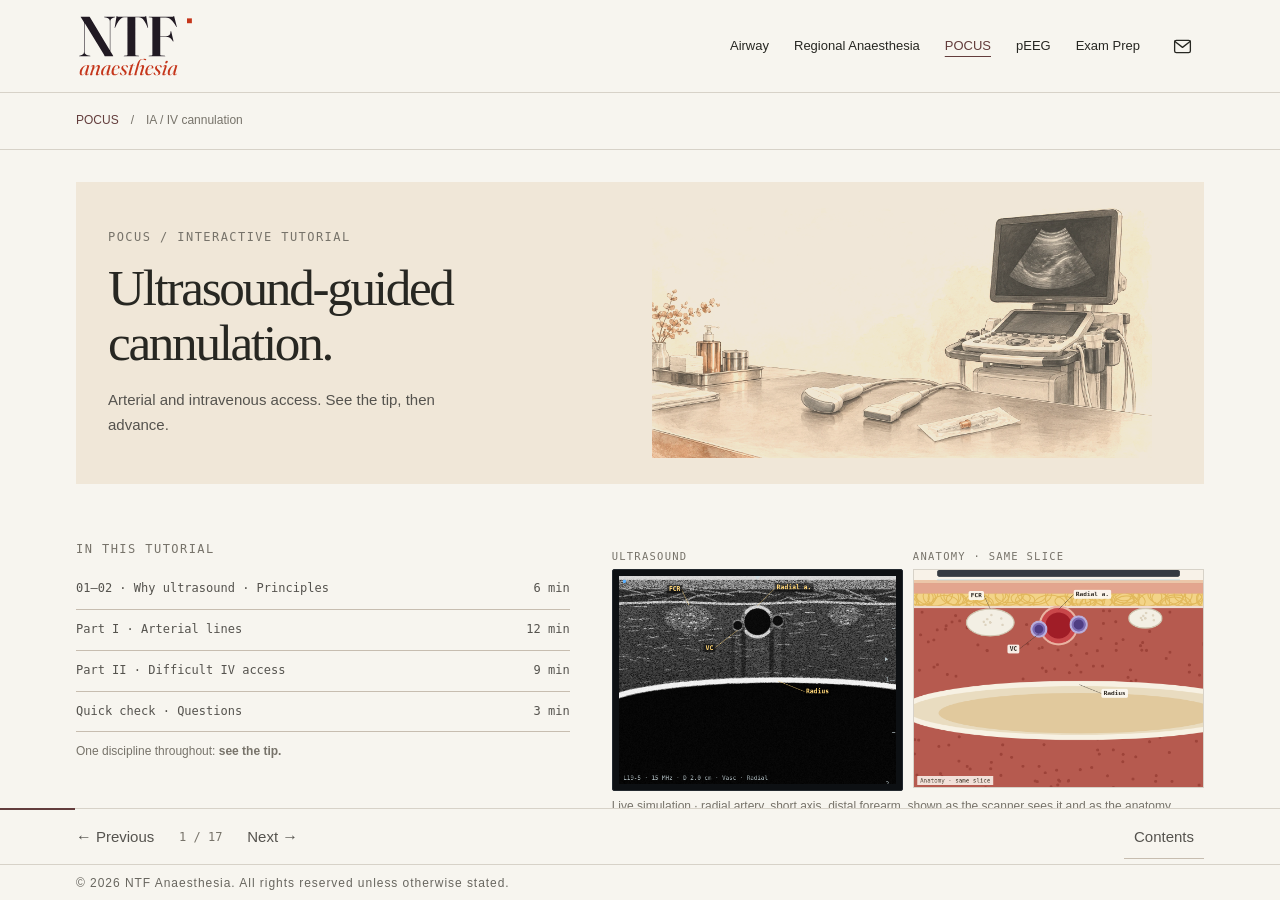
<file: pocus/vascular-access/index.html>
<!doctype html>
<html lang="en-GB" data-theme="light">
<head>
<meta charset="utf-8">
<meta name="viewport" content="width=device-width, initial-scale=1">
<title>Ultrasound-guided cannulation — NTF Anaesthesia</title>
<meta name="description" content="Masterclass: ultrasound-guided arterial and intravenous cannulation — interactive 30-minute tutorial.">
<style>
:root{
  --bg:#F7F2EA; --panel:#FDFAF3; --line:#E0D6C2; --line2:#CFC2A8; --ink:#2A241D; --ink2:#5A4F42; --mute:#8A7E6D; --faint:#B3A795;
  --accent:#A8541F; --accent-soft:rgba(168,84,31,.10); --red:#B85042; --blue:#2A5B8C; --green:#4C7A45; --amber:#B9852A;
  --serif:Georgia,'Iowan Old Style','Times New Roman',serif; --mono:ui-monospace,Menlo,'SF Mono',Consolas,monospace;
  --shadow:0 1px 0 rgba(42,36,29,.04),0 8px 24px -12px rgba(42,36,29,.18);
}
@media (prefers-color-scheme: dark){
  :root:not([data-theme="light"]){
    --bg:#1B1814; --panel:#242019; --line:#3A3329; --line2:#4A4135; --ink:#F1E9DB; --ink2:#CDBFAA; --mute:#9D907C; --faint:#6E6354;
    --accent:#D98A50; --accent-soft:rgba(217,138,80,.13); --red:#DC7B67; --blue:#7FA8DA; --green:#86B07C; --amber:#D9AE5B;
    --shadow:0 1px 0 rgba(0,0,0,.2),0 10px 30px -14px rgba(0,0,0,.6);
  }
}
:root[data-theme="dark"]{
  --bg:#1B1814; --panel:#242019; --line:#3A3329; --line2:#4A4135; --ink:#F1E9DB; --ink2:#CDBFAA; --mute:#9D907C; --faint:#6E6354;
  --accent:#D98A50; --accent-soft:rgba(217,138,80,.13); --red:#DC7B67; --blue:#7FA8DA; --green:#86B07C; --amber:#D9AE5B;
  --shadow:0 1px 0 rgba(0,0,0,.2),0 10px 30px -14px rgba(0,0,0,.6);
}
*{box-sizing:border-box}
html,body{margin:0;height:100%;background:var(--bg);color:var(--ink);font-family:var(--serif);-webkit-font-smoothing:antialiased}
body{overflow:hidden}
a{color:var(--accent)}
button{font:inherit;color:inherit}
.deck{position:fixed;inset:0 0 52px 0}
.slide{position:absolute;inset:0;overflow-y:auto;overflow-x:hidden;opacity:0;visibility:hidden;transform:translateX(24px);transition:opacity .35s ease,transform .35s ease,visibility 0s .35s}
.slide.active{opacity:1;visibility:visible;transform:none;transition:opacity .35s ease,transform .35s ease}
.slide.prev{transform:translateX(-24px)}
.inner{max-width:1360px;margin:0 auto;padding:34px 40px 30px;min-height:100%;display:flex;flex-direction:column}
.two{display:grid;grid-template-columns:minmax(0,5fr) minmax(0,7fr);gap:40px;align-items:start}
.two.even{grid-template-columns:1fr 1fr}
.kicker{font-family:var(--mono);font-size:12.5px;letter-spacing:.14em;text-transform:uppercase;color:var(--accent);margin-bottom:14px}
h1,h2,h3{font-weight:400;margin:0;letter-spacing:-.01em}
h1{font-size:clamp(40px,5.6vw,76px);line-height:1.02}
h2{font-size:clamp(28px,3vw,42px);line-height:1.1;margin-bottom:12px}
h3{font-size:19px;margin-bottom:4px}
.lede{font-size:18px;line-height:1.5;color:var(--ink2);margin:0 0 20px;max-width:60ch}
p{line-height:1.55}
.cap{font-family:var(--mono);font-size:11px;letter-spacing:.14em;text-transform:uppercase;color:var(--mute);margin:0 0 8px}
.rule{height:1px;background:var(--line);margin:18px 0}
.card{background:var(--panel);border:1px solid var(--line);border-radius:10px;padding:16px 18px;box-shadow:var(--shadow)}
.card + .card{margin-top:12px}
.card p{margin:4px 0 0;color:var(--ink2);font-size:15.5px}
.tag{display:inline-block;font-family:var(--mono);font-size:10.5px;letter-spacing:.14em;text-transform:uppercase;padding:3px 8px;border-radius:4px;border:1px solid currentColor}
.tag.avoid{color:var(--red)} .tag.def{color:var(--green)} .tag.deep{color:var(--blue)}
.callout{border-left:3px solid var(--accent);background:var(--accent-soft);padding:12px 16px;border-radius:0 8px 8px 0;font-size:16px;line-height:1.5;margin-top:16px}
.demo{position:sticky;top:0}
.panel{background:var(--panel);border:1px solid var(--line);border-radius:12px;padding:14px;box-shadow:var(--shadow)}
.panel + .panel{margin-top:12px}
canvas{display:block;width:100%;height:auto}
.us{background:#000;border-radius:8px;box-shadow:inset 0 0 0 1px #222}
.scanner{background:#0d1013;border-radius:10px;padding:6px;border:1px solid #23292f}
.side{border-radius:8px;border:1px solid var(--line)}
.ctrls{display:flex;flex-wrap:wrap;gap:10px 18px;align-items:center;margin-top:12px;font-family:var(--mono);font-size:12px;color:var(--ink2)}
.ctrls label{display:flex;align-items:center;gap:8px;white-space:nowrap}
.ctrls output{min-width:52px;color:var(--ink);font-weight:600}
input[type=range]{accent-color:var(--accent);width:150px}
.seg{display:inline-flex;border:1px solid var(--line2);border-radius:8px;overflow:hidden;flex-wrap:wrap}
.seg button{background:transparent;border:0;padding:7px 12px;font-family:var(--mono);font-size:12px;cursor:pointer;color:var(--ink2);border-right:1px solid var(--line2)}
.seg button:last-child{border-right:0}
.seg button[aria-pressed=true]{background:var(--accent);color:#fff}
.btn{background:var(--ink);color:var(--bg);border:0;border-radius:8px;padding:8px 14px;font-family:var(--mono);font-size:12px;cursor:pointer;letter-spacing:.04em}
.btn.ghost{background:transparent;color:var(--ink);border:1px solid var(--line2)}
.btn:hover{filter:brightness(1.1)}
.status{font-family:var(--mono);font-size:12.5px;padding:8px 12px;border-radius:8px;background:var(--bg);border:1px solid var(--line);margin-top:10px;min-height:36px;line-height:1.45}
.status b{color:var(--accent)}
.ok{color:var(--green)!important} .bad{color:var(--red)!important} .warn{color:var(--amber)!important}
table.t{width:100%;border-collapse:collapse;font-size:15.5px}
table.t th{font-family:var(--mono);font-size:11px;letter-spacing:.14em;text-transform:uppercase;color:var(--mute);text-align:left;font-weight:400;padding:8px 10px;border-bottom:1px solid var(--line2)}
table.t td{padding:11px 10px;border-bottom:1px solid var(--line);vertical-align:top;line-height:1.45;color:var(--ink2)}
table.t td:first-child{color:var(--ink);font-size:16.5px;white-space:nowrap}
#r2Table td:first-child{white-space:normal;font-size:15px}
#r2Table td:last-child{white-space:nowrap;font-family:var(--mono);font-size:13px}
table.t tr.pick{cursor:pointer;transition:background .15s}
table.t tr.pick:hover{background:var(--accent-soft)}
table.t tr.pick.on{background:var(--accent-soft);box-shadow:inset 3px 0 0 var(--accent)}
.chip{display:inline-block;padding:3px 9px;margin:2px 4px 2px 0;border:1px solid var(--line2);border-radius:999px;font-size:14px;cursor:pointer;background:var(--panel);color:var(--ink2)}
.chip:hover{border-color:var(--accent)}
.chip.on{background:var(--accent);border-color:var(--accent);color:#fff}
.num{font-family:var(--mono);color:var(--accent);font-size:13px;letter-spacing:.06em}
.plist{list-style:none;padding:0;margin:0;display:grid;gap:8px}
.plist li{display:grid;grid-template-columns:34px 1fr;gap:10px;padding:11px 14px;border:1px solid var(--line);border-radius:10px;background:var(--panel);cursor:pointer;transition:border-color .15s,transform .15s}
.plist li:hover{border-color:var(--line2)}
.plist li.on{border-color:var(--accent);box-shadow:inset 3px 0 0 var(--accent)}
.plist li b{font-weight:400;font-size:16.5px;display:block}
.plist li span{color:var(--ink2);font-size:14.5px;line-height:1.45}
.tabs{display:flex;gap:6px;margin-bottom:10px;flex-wrap:wrap}
.tabs button{background:transparent;border:1px solid var(--line2);border-radius:999px;padding:6px 14px;font-family:var(--mono);font-size:12px;cursor:pointer;color:var(--ink2)}
.tabs button[aria-selected=true]{background:var(--ink);color:var(--bg);border-color:var(--ink)}
.tabpanel[hidden]{display:none}
.grid2{display:grid;grid-template-columns:1fr 1fr;gap:10px}
.grid-us{display:grid;grid-template-columns:1.15fr 1fr;gap:10px;align-items:start}
.mini{font-family:var(--mono);font-size:11px;color:var(--mute);margin-top:6px;line-height:1.4}
.legend{display:flex;gap:14px;flex-wrap:wrap;font-family:var(--mono);font-size:11px;color:var(--mute);margin-top:6px}
.legend i{display:inline-block;width:10px;height:10px;border-radius:2px;margin-right:5px;vertical-align:-1px}
.quote{font-style:italic;color:var(--mute)}
.crit{display:grid;grid-template-columns:auto 1fr auto;gap:6px 12px;font-size:15px;align-items:center}
.crit .ic{width:20px;height:20px;border-radius:50%;display:grid;place-items:center;font-family:var(--mono);font-size:12px;border:1px solid var(--line2);color:var(--mute)}
.crit .ic.ok{border-color:var(--green);background:var(--green);color:#fff!important}
.crit .ic.bad{border-color:var(--red);color:var(--red)}
.crit .val{font-family:var(--mono);font-size:12.5px;color:var(--ink2);text-align:right}
/* divider slides */
.divider .inner{justify-content:center}
.divider h1{font-size:clamp(56px,8vw,112px)}
.big-quote{font-size:clamp(20px,2vw,26px);line-height:1.45;color:var(--ink2);max-width:46ch;font-style:italic;margin-top:30px}
/* bottom bar */
.bar{position:fixed;left:0;right:0;bottom:0;height:52px;border-top:1px solid var(--line);background:var(--panel);display:flex;align-items:center;gap:16px;padding:0 18px;font-family:var(--mono);font-size:12px;color:var(--ink2);z-index:20}
.bar .q{flex:1;min-width:0;white-space:nowrap;overflow:hidden;text-overflow:ellipsis;font-family:var(--serif);font-style:italic;color:var(--mute);font-size:13px}
.bar .prog{position:absolute;left:0;top:-1px;height:2px;background:var(--accent);transition:width .3s}
.bar .pace{position:absolute;left:0;top:-1px;height:2px;width:2px;background:var(--ink);opacity:.5}
.bar button{background:transparent;border:1px solid var(--line2);border-radius:6px;padding:5px 9px;cursor:pointer;font-family:var(--mono);font-size:12px;color:var(--ink2)}
.timer{display:flex;gap:10px;align-items:center}
.timer .el{font-weight:600;color:var(--ink);min-width:44px}
.timer .sl{color:var(--mute)}
.timer .over{color:var(--red)}
#notes{position:fixed;right:16px;bottom:64px;max-width:440px;background:var(--ink);color:var(--bg);border-radius:12px;padding:12px 16px;z-index:18;box-shadow:var(--shadow);font-size:15px;line-height:1.45}
#notes .cap{color:var(--faint)}#notes p{margin:4px 0 0}#notes kbd{background:transparent;color:var(--bg)}
.pov{font-family:var(--mono);font-size:10.5px;letter-spacing:.12em;text-transform:uppercase;color:var(--mute);margin:8px 0 4px}
#overview{position:fixed;inset:0 0 52px 0;background:var(--bg);z-index:15;overflow:auto;padding:30px;display:none}
#overview.show{display:block}
#overview .og{display:grid;grid-template-columns:repeat(auto-fill,minmax(230px,1fr));gap:12px;max-width:1300px;margin:0 auto}
#overview button{text-align:left;background:var(--panel);border:1px solid var(--line);border-radius:10px;padding:14px;cursor:pointer;min-height:96px}
#overview button.cur{border-color:var(--accent)}
#overview .on{font-family:var(--mono);font-size:11px;color:var(--accent);letter-spacing:.12em}
#overview .ot{font-size:16px;margin-top:6px;display:block}
#overview .om{font-family:var(--mono);font-size:11px;color:var(--mute);margin-top:6px;display:block}
.agenda{list-style:none;padding:0;margin:20px 0 0;font-family:var(--mono);font-size:12.5px;color:var(--ink2)}
.agenda li{display:flex;justify-content:space-between;border-bottom:1px dashed var(--line2);padding:6px 0}
.hint{font-family:var(--mono);font-size:11.5px;color:var(--mute);margin-top:18px}
kbd{font-family:var(--mono);font-size:11px;border:1px solid var(--line2);border-bottom-width:2px;border-radius:4px;padding:1px 5px;background:var(--panel)}
.qz{display:grid;gap:12px}
.qz .card h3{font-size:17px;line-height:1.35}
.qz .opts{display:flex;flex-wrap:wrap;gap:6px;margin-top:10px}
.qz .opts button{border:1px solid var(--line2);background:var(--bg);border-radius:8px;padding:7px 12px;cursor:pointer;font-size:14.5px;text-align:left}
.qz .opts button.right{background:var(--green);border-color:var(--green);color:#fff}
.qz .opts button.wrong{background:transparent;border-color:var(--red);color:var(--red);text-decoration:line-through}
.qz .why{font-size:14.5px;color:var(--ink2);margin-top:8px;display:none}
.qz .card.done .why{display:block}
details.src{margin-top:10px;font-family:var(--mono);font-size:12px;color:var(--mute)}
details.src img{max-width:100%;border-radius:8px;margin-top:8px;border:1px solid var(--line);background:#fff}
svg text{font-family:var(--mono)}
.arm-vein{cursor:pointer;transition:stroke-width .15s}
.arm-vein:hover{stroke-width:7}
@media (max-width:1050px){
  .two,.two.even{grid-template-columns:1fr;gap:22px}
  .demo{position:static}
  .inner{padding:22px 16px 28px}
  .grid-us{grid-template-columns:1fr}
  .bar .q{display:none}
}
@media (max-width:560px){ .grid2{grid-template-columns:1fr} table.t td:first-child{white-space:normal} input[type=range]{width:120px} }
@media (prefers-reduced-motion: reduce){ .slide{transition:none} }
</style>
<link rel="icon" href="../ana-ntf-monogram.svg" type="image/svg+xml"><meta name="robots" content="noindex,nofollow"><link rel="stylesheet" href="../assets/navigation.css?v=20261008"><link rel="stylesheet" href="../assets/site-shell.css?v=20261008"><link rel="stylesheet" href="../assets/pocus-course.css?v=20261019-nopicker"><link rel="stylesheet" href="../assets/header-nav.css?v=20261008"><script defer src="../assets/navigation.js?v=20261008"></script><script defer src="../assets/pocus-course.js?v=20261019-flat"></script><link rel="stylesheet" href="../assets/panoramic-banners.css?v=20261008-wide"><link rel="stylesheet" href="../assets/banner-framing.css?v=20261008"></head>
<body class="pocus-course"><header class="ntf-header"><div class="ntf-header-inner"><a class="ntf-logo" href="https://anantf.com/" aria-label="NTF Anaesthesia home"><img src="../ana-ntf-logo.svg?v=clean" alt="NTF Anaesthesia" width="229" height="120"></a><button class="ntf-mobile-toggle" type="button" aria-expanded="false" aria-controls="ntf-main-nav">Menu <svg viewBox="0 0 20 20" width="18" height="18" fill="none" stroke="currentColor" aria-hidden="true"><path d="M3 6h14M3 10h14M3 14h14"/></svg></button><nav class="ntf-nav" id="ntf-main-nav" aria-label="Main navigation"><a href="https://airway.anantf.com/airway.html">Airway</a><a href="https://regional.anantf.com/">Regional Anaesthesia</a><a href="../" aria-current="page">POCUS</a><a href="https://anantf.com/bis/">pEEG</a><a href="https://exams.anantf.com/">Exam Prep</a></nav><a class="ntf-contact" href="mailto:contact@anantf.com" aria-label="Email NTF Anaesthesia" title="Email NTF Anaesthesia"><svg viewBox="0 0 24 24" width="21" height="21" fill="none" stroke="currentColor" stroke-width="1.5" stroke-linecap="round" stroke-linejoin="round" aria-hidden="true"><rect x="3" y="5" width="18" height="14" rx="2"/><path d="m3 6 9 7 9-7"/></svg></a></div></header>
<nav class="course-toolbar" aria-label="Tutorial navigation"><div class="course-toolbar-inner"><div class="course-breadcrumb"><a href="../">POCUS</a><span aria-hidden="true">/</span><span>IA / IV cannulation</span></div><label class="course-section-picker"><span class="course-sr-only">Tutorial section</span><select id="course-section" aria-label="Tutorial section"></select></label></div></nav><main class="deck" id="deck" tabindex="-1">

<!-- ============ 1 TITLE ============ -->
<section class="slide course-intro" data-min="0.5" data-title="Start here" data-prompt="Ask: what usually fails first for you — locating the vessel, seeing the tip, or threading the cannula?">
  <div class="inner two course-start-grid"><section class="course-hero wide-illustration-banner ntf-illustrated-banner" aria-label="Tutorial introduction"><div><p class="course-eyebrow">POCUS / Interactive tutorial</p><h1>Ultrasound-guided<br>cannulation.</h1><p class="course-hero-lead">Arterial and intravenous access. See the tip, then advance.</p></div><figure><img src="../assets/ether-pocus-equipment.webp" width="1774" height="887" alt="" aria-hidden="true"></figure></section>
    <div>
      <p class="course-eyebrow">In this tutorial</p><ul class="agenda" style="max-width:420px">
        <li><span>01–02 · Why ultrasound · Principles</span><span>6 min</span></li>
        <li><span>Part I · Arterial lines</span><span>12 min</span></li>
        <li><span>Part II · Difficult IV access</span><span>9 min</span></li>
        <li><span>Quick check · Questions</span><span>3 min</span></li>
      </ul>
      <p class="mini" style="margin-top:10px">One discipline throughout: <b>see the tip.</b></p>

    </div>
    <div>
      <div class="grid2"><div><div class="pov">Ultrasound</div><div class="scanner"><canvas id="hero" class="us"></canvas></div></div><div><div class="pov">Anatomy · same slice</div><canvas id="heroA" class="side"></canvas></div></div>
      <div class="mini">Live simulation · radial artery, short axis, distal forearm, shown as the scanner sees it and as the anatomy actually is. Note the pulsatile artery and the two compressible venae comitantes.</div>
    </div>
  </div>
</section>

<!-- ============ 2 WHY US ============ -->
<section class="slide" data-min="2.5" data-title="Why ultrasound" data-prompt="Ask the group to name one assumption palpation makes that an ultrasound survey can test. Run Landmark, then Ultrasound-guided.">
  <div class="inner two">
    <div>
      <div class="kicker">01 · Why ultrasound</div>
      <h2>Replace the probabilistic argument with an objective one.</h2>
      <p class="lede">Landmark technique assumes the artery is straight and runs where you palpated. That assumption is tested after the first failed pass.</p>
      <div class="card">
        <div class="cap">A gentler procedure</div>
        <p>See the anatomy before you commit to it — calibre, depth.</p>
        <p>Less trauma to the vessel wall when the puncture is deliberate, not exploratory.</p>
        <p>Higher first-pass success — fewer bruised arteries, fewer repeat attempts.</p>
        <p>Smoother and faster overall.</p>
      </div>
      <div class="card">
        <div class="cap">Practice for the hard ones</div>
        <p>Routine use is how you build the hands and the eye for the difficult artery.</p>
        <p>If ultrasound is your rescue tool, you will use it least often, under the worst conditions, with the least calibrated hand.</p>
      </div>
      <div class="callout"><b>Standard of care, not last resort.</b></div>
    </div>
    <div class="demo">
      <div class="panel">
        <div class="tabs" id="lmTabs">
          <button aria-selected="true" data-m="lm">Landmark</button>
          <button aria-selected="false" data-m="us">Ultrasound-guided</button>
          <button class="btn ghost" id="lmReplay" style="margin-left:auto;border-radius:999px">↻ Replay</button>
        </div>
        <canvas id="lmCanvas" class="side"></canvas>
        <div class="status" id="lmStatus"></div>
        <div class="mini">Top-down view of the wrist with the skin rendered translucent. The dashed line is where the artery was palpated; the red course is where it actually runs at needle depth. Illustrative.</div>
      </div>
    </div>
  </div>
</section>

<!-- ============ 3 PRINCIPLES ============ -->
<section class="slide" data-min="3.5" data-title="Universal principles" data-prompt="Have someone describe their set-up from chair to screen. Clarify that the M-mode cursor is an alignment aid for the probe midline — it is not proof of tip position.">
  <div class="inner two">
    <div>
      <div class="kicker">02 · Universal principles</div>
      <h2>Set-up first. Practise deliberately.</h2>
      <p class="lede">Mastery comes with repetition — but only if the fundamentals are right every time.</p>
      <p class="mini" style="margin:-8px 0 12px">These technical drills sit within routine consent, asepsis, monitoring and local vascular-access practice.</p>
      <ul class="plist" id="plist">
        <li data-p="1" class="on"><span class="num">01</span><div><b>Sit down and stabilise your forearm</b><span>Better fine motor control and visual alignment.</span></div></li>
        <li data-p="2"><span class="num">02</span><div><b>Use an arm board</b><span>Essential for positioning. Account for hand dominance and artery side.</span></div></li>
        <li data-p="3"><span class="num">03</span><div><b>Align needle, probe, and screen on one axis</b><span>Prevents parallax error.</span></div></li>
        <li data-p="4"><span class="num">04</span><div><b>High-frequency linear probe (&gt;15 MHz)</b><span>Best for superficial, high-resolution imaging. GE Venue Go (NTFGH) or Sonosite PX with L19–5 MHz.</span></div></li>
        <li data-p="5"><span class="num">05</span><div><b>Keep target depth under 1 cm where possible</b><span>Ensures adequate catheter length and stability within the lumen.</span></div></li>
        <li data-p="6"><span class="num">06</span><div><b>Use M-mode to find midline</b><span>Confirms the needle entry point on the probe.</span></div></li>
        <li data-p="7"><span class="num">07</span><div><b>If you lose the tip — stop, retract, re-scan</b><span>Never fish blindly. The tip you cannot see is the tip causing harm.</span></div></li>
      </ul>
    </div>
    <div class="demo">
      <div class="panel" data-pp="1">
        <div class="cap">Needle-tip stability · 4 s trace over a 2.5 mm radial artery</div>
        <canvas id="p1c" class="side"></canvas>
        <div class="mini">Unsupported hands amplify physiological tremor and postural drift; resting the forearm on a stable surface cuts the excursion of the tip to a fraction. Illustrative.</div>
      </div>
      <div class="panel" data-pp="2" hidden>
        <div class="cap">Wrist on an arm board with a roll · side view</div>
        <canvas id="p2c" class="side"></canvas>
        <div class="pov">Ultrasound at the wrist crease</div><div class="scanner"><canvas id="p2u" class="us"></canvas></div>
        <div class="ctrls"><label>Wrist extension <input type="range" id="p2ext" min="0" max="60" value="0"><output id="p2o">0°</output></label></div>
        <div class="status" id="p2s"></div>
      </div>
      <div class="panel" data-pp="3" hidden>
        <div class="cap">Operator ergonomics · bird's-eye view</div>
        <div class="grid2"><div><div class="pov">Bird's-eye</div><canvas id="p3c" class="side"></canvas></div><div><div class="pov">Operator's eye view</div><canvas id="p3e" class="side"></canvas></div></div>
        <div class="ctrls"><div class="seg" id="p3seg"><button aria-pressed="false" data-v="0">Screen off-axis</button><button aria-pressed="true" data-v="1">Needle · probe · screen in line</button></div></div>
        <div class="status" id="p3s"></div>
      </div>
      <div class="panel" data-pp="4" hidden>
        <div class="grid2"><div><div class="pov">Ultrasound</div><div class="scanner"><canvas id="p4c" class="us"></canvas></div></div><div><div class="pov">Anatomy · ground truth</div><canvas id="p4a" class="side"></canvas></div></div>
        <div class="ctrls"><label>Frequency <input type="range" id="p4f" min="4" max="18" value="15"><output id="p4o">15 MHz</output></label>
          <label>Depth <input type="range" id="p4d" min="15" max="45" value="20"><output id="p4do">2.0 cm</output></label></div>
        <div class="status" id="p4s"></div>
      </div>
      <div class="panel" data-pp="5" hidden>
        <div class="grid-us">
          <div class="scanner"><canvas id="p5c" class="us"></canvas></div>
          <canvas id="p5s" class="side"></canvas>
        </div>
        <div class="ctrls"><label>Artery depth <input type="range" id="p5d" min="2" max="16" value="4" step="0.5"><output id="p5o">4 mm</output></label></div>
        <div class="status" id="p5st"></div>
      </div>
      <div class="panel" data-pp="6" hidden>
        <div class="grid-us">
          <div class="scanner"><canvas id="p6c" class="us"></canvas></div>
          <div class="scanner"><canvas id="p6m" class="us"></canvas></div>
        </div>
        <div class="ctrls"><label>Slide probe laterally <input type="range" id="p6x" min="-4" max="4" value="1" step="0.1"><output id="p6o"></output></label></div>
        <div class="status" id="p6s"></div>
        <div class="mini">The M-mode cursor marks the probe midline — an alignment aid for your entry point, not proof of where the needle tip is.</div>
      </div>
      <div class="panel" data-pp="7" hidden>
        <canvas id="p7c" class="side"></canvas>
        <div class="grid-us" style="margin-top:10px">
          <div class="scanner"><canvas id="p7u" class="us"></canvas></div>
          <div class="status" id="p7s" style="margin:0"></div>
        </div>
      </div>
    </div>
  </div>
</section>

<!-- ============ 4 PART I ============ -->
<section class="slide divider" data-min="0.5" data-title="Part I · Arterial lines" data-prompt="Survey the artery → match the cannula → track the tip → confirm the waveform. Keep the video as pre-reading or follow-up.">
  <div class="inner two" style="align-items:center;flex:1">
    <div>
      <div class="kicker">Part I · Arterial cannulation</div>
      <h1>Arterial lines.</h1>
      <p class="big-quote" style="font-style:normal">Choosing the artery, the cannula, the technique. And what to do when it doesn't go to plan.</p>
      <p class="cap" style="margin-top:22px;line-height:2">Survey the artery · Match the cannula · Track the tip · Confirm the waveform</p>
      <p style="margin-top:28px"><a class="btn" style="text-decoration:none;display:inline-block" href="https://www.youtube.com/watch?v=g7EiWUpR_NE&amp;list=PLNGmHzdYW6Z6L4SP3rc-xpWf7e-gemT55&amp;index=20" target="_blank" rel="noopener">► Watch: Ki-Jinn Chin — Ultrasound-Guided Arterial Cannulation (YouTube)</a></p>
    </div>
    <div>
      <div class="panel"><canvas id="partIMon"></canvas><div class="mini">The goal: a crisp arterial trace with a clear dicrotic notch.</div></div>
    </div>
  </div>
</section>

<!-- ============ 5 CHOOSING ARTERY ============ -->
<section class="slide" data-min="2.5" data-title="Choosing the artery" data-prompt="Ask: a small radial artery may be a variant — where would you scan next? (Proximally, for the bifurcation.) Scan the intended course, not a single puncture point.">
  <div class="inner two">
    <div>
      <div class="kicker">03 · IA · Choosing the artery</div>
      <h2>Choose the artery before you reach for the cannula.</h2>
      <p class="lede">Recommended minimum size — diameter <b>≥ 2.0 mm</b> for a 20G cannula (1.0 mm OD).</p>
      <table class="t" id="artTable">
        <thead><tr><th>Artery</th><th>Notes</th></tr></thead>
        <tbody>
          <tr class="pick on" data-a="radial"><td>Radial</td><td>First choice. Lateral to the flexor carpi radialis tendon.</td></tr>
          <tr class="pick" data-a="superficial"><td>Superficial radial variant</td><td>~1% of patients. If the radial looks smaller than usual, scan proximally to look for a bifurcation.</td></tr>
          <tr class="pick" data-a="ulnar"><td>Ulnar</td><td>Backup option. Confirm collateral flow before use.</td></tr>
          <tr class="pick" data-a="brachial"><td>Brachial</td><td>Backup option. Not for long-term use.</td></tr>
          <tr class="pick" data-a="femoral"><td>Femoral</td><td>Use a Seldinger technique if depth is greater than 1 cm.</td></tr>
          <tr class="pick" data-a="dp"><td>Dorsalis pedis</td><td>Landmark technique or hockey-stick probe. The standard linear probe is not suitable.</td></tr>
        </tbody>
      </table>
    </div>
    <div class="demo">
      <div class="panel">
        <div class="grid2"><div><div class="pov">Ultrasound</div><div class="scanner"><canvas id="artUS" class="us"></canvas></div></div><div><div class="pov">Anatomy · same slice</div><canvas id="artA" class="side"></canvas></div></div>
        <div class="grid2" style="margin-top:10px;align-items:center">
          <canvas id="artSize" class="side"></canvas>
          <div class="status" id="artInfo" style="margin:0"></div>
        </div>
        <div class="ctrls"><button class="btn ghost" id="artLbl">Labels on/off</button><button class="btn ghost" id="artCal">Calipers on/off</button></div>
        <div class="mini">Simulated short-axis views with typical adult dimensions — illustrative, not normative. Scan the intended course, not just a single puncture point.</div>
      </div>
    </div>
  </div>
</section>

<!-- ============ 6 CANNULA SELECTION ============ -->
<section class="slide" data-min="2" data-title="Cannula selection" data-prompt="Compare Optiva 32 with Angiocath 48 at 8 mm depth, then press “patient moves wrist”. Ask where the extra length ends up after a deep puncture.">
  <div class="inner two">
    <div>
      <div class="kicker">04 · IA · Cannula selection</div>
      <h2>Longer cannula in the vessel — fewer problems later.</h2>
      <div class="card"><span class="tag avoid">Avoid</span><h3 style="margin-top:10px">Optiva — 32 mm</h3><p>Too short for deeper or mobile arteries.</p></div>
      <div class="card"><span class="tag def">Default</span><h3 style="margin-top:10px">Angiocath (48 mm) · Flowswitch (45 mm)</h3><p>More cannula sits within the vessel, so it is more stable and less likely to be displaced.</p></div>
      <div class="card"><span class="tag deep">Deep</span><h3 style="margin-top:10px">Seldinger technique</h3><p>For arteries deeper than 1 cm. It may also help with calcified arteries. Vygon (8 cm) for obese or oedematous patients.</p></div>
    </div>
    <div class="demo">
      <div class="panel">
        <div class="pov">Cut-away · side</div><canvas id="csSide" class="side"></canvas>
        <div class="pov">Ultrasound · long axis over the cannula</div><div class="scanner"><canvas id="csUS" class="us"></canvas></div>
        <div class="ctrls">
          <div class="seg" id="csSeg"><button data-l="32" aria-pressed="false">Optiva 32</button><button data-l="45" aria-pressed="true">Flowswitch 45</button><button data-l="48" aria-pressed="false">Angiocath 48</button><button data-l="80" aria-pressed="false">Vygon 80</button></div>
        </div>
        <div class="ctrls">
          <label>Depth <input type="range" id="csD" min="3" max="16" value="6" step="0.5"><output id="csDo"></output></label>
          <label>Angle <input type="range" id="csA" min="20" max="45" value="30"><output id="csAo"></output></label>
          <button class="btn" id="csMove">► Patient moves wrist</button><button class="btn ghost" id="csReset">Reset</button>
        </div>
        <canvas id="csMon" style="margin-top:10px;border-radius:8px"></canvas>
        <div class="mini">Device lengths are local preferences — confirm the actual length and OD on the device you use.</div>
        <div class="status" id="csStat"></div>
      </div>
    </div>
  </div>
</section>

<!-- ============ 7 TECHNIQUE ============ -->
<section class="slide" data-min="3.5" data-title="Technique" data-prompt="2 min blinking, 1 min loss of plane, 1 min wall puncture. Freeze the shaft trap and ask: does a bright dot prove the tip is in the lumen? (No — only that the beam intersects metal.)">
  <div class="inner two">
    <div>
      <div class="kicker">05 · IA · Technique</div>
      <h2>See the tip. Always.</h2>
      <p class="lede">Choose the approach that suits your confidence. The discipline of seeing the tip does not change.</p>
      <div class="card"><div class="cap">Short axis · Out-of-plane</div><h3>The blinking technique.</h3><p>Dynamic tracking. Best for tortuous or mobile arteries. Walk the probe forward in small increments, keeping the tip visible at every step.</p></div>
      <div class="card"><div class="cap">Long axis · In-plane</div><h3>Full needle path visualised.</h3><p>For experienced users. The needle, shaft and tip are visible throughout the approach. Less margin for probe-needle misalignment.</p></div>
      <div class="callout">Confirm intraluminal flash <b>AND</b> a pulsatile waveform on the patient monitor — before you secure.</div>
    </div>
    <div class="demo">
      <div class="panel">
        <div class="tabs" id="tqTabs" role="tablist">
          <button role="tab" aria-selected="true" data-t="oop">Short axis · OOP</button>
          <button role="tab" aria-selected="false" data-t="ip">Long axis · IP</button>
          <button role="tab" aria-selected="false" data-t="wp">Wall puncture</button>
          <button role="tab" aria-selected="false" data-t="cf">Confirm</button>
        </div>
        <div class="tabpanel" data-tp="oop">
          <canvas id="oopSide" class="side"></canvas>
          <div class="grid-us" style="margin-top:10px">
            <div class="scanner"><canvas id="oopUS" class="us"></canvas></div>
            <div>
              <div class="ctrls" style="margin-top:0;flex-direction:column;align-items:flex-start">
                <label>Needle <input type="range" id="oopN" min="0" max="16" value="0" step="0.1"><output id="oopNo"></output></label>
                <label>Probe&nbsp; <input type="range" id="oopP" min="-10" max="4" value="-8" step="0.1"><output id="oopPo"></output></label>
                <div><button class="btn" id="oopAuto">► Auto: blink</button> <button class="btn ghost" id="oopReset">Reset</button></div>
              </div>
              <div class="status" id="oopStat"></div>
            </div>
          </div>
        </div>
        <div class="tabpanel" data-tp="ip" hidden>
          <div class="grid2"><div><div class="pov">Ultrasound · long axis</div><div class="scanner"><canvas id="ipUS" class="us"></canvas></div></div><div><div class="pov">Top view · beam slice vs needle</div><canvas id="ipTop" class="side"></canvas></div></div>
          <div class="ctrls">
            <label>Advance <input type="range" id="ipN" min="0" max="24" value="9" step="0.1"><output id="ipNo"></output></label>
            <label>Lateral offset <input type="range" id="ipO" min="-1.5" max="1.5" value="0" step="0.05"><output id="ipOo"></output></label>
            <label>Rotation <input type="range" id="ipR" min="-6" max="6" value="0" step="0.1"><output id="ipRo"></output></label>
            <button class="btn ghost" id="ipAlign">Re-align</button>
          </div>
          <div class="status" id="ipStat"></div>
        </div>
        <div class="tabpanel" data-tp="wp" hidden>
          <div class="grid2"><div><div class="pov">Ultrasound · long axis</div><div class="scanner"><canvas id="wpUS" class="us"></canvas></div></div><div><div class="pov">Cut-away · side</div><canvas id="wpSide" class="side"></canvas></div></div>
          <div class="ctrls"><button class="btn" id="wpPlay">► Play</button><label>Step <input type="range" id="wpT" min="0" max="10" value="0" step="0.05"><output id="wpTo"></output></label><label><input type="checkbox" id="wpPost"> Pitfall: keep advancing on the same trajectory</label></div>
          <div class="status" id="wpStat"></div>
        </div>
        <div class="tabpanel" data-tp="cf" hidden>
          <div class="grid2" style="align-items:center">
            <canvas id="cfFlash" class="side"></canvas>
            <div><canvas id="cfMon" style="border-radius:8px"></canvas>
              <div class="ctrls"><div class="seg" id="cfSeg"><button data-m="normal" aria-pressed="true">Intraluminal</button><button data-m="vein" aria-pressed="false">Vein by mistake</button><button data-m="damped" aria-pressed="false">Partly in wall</button></div></div>
            </div>
          </div>
          <div class="status" id="cfStat"></div>
        </div>
      </div>
    </div>
  </div>
</section>

<!-- ============ 8 FAILURES ============ -->
<section class="slide" data-min="2" data-title="Common failures" data-prompt="Pick “tip against the posterior wall”. Ask: what would you check before advancing the wire again? Resistance is a reason to stop — a blocked wire does not by itself tell you which mechanism.">
  <div class="inner two">
    <div>
      <div class="kicker">06 · IA · Common failures</div>
      <h2>When the line won't transduce.</h2>
      <p class="lede">A short differential, in the order you should think about it.</p>
      <table class="t" id="failTable">
        <thead><tr><th>Problem</th><th>Likely cause</th></tr></thead>
        <tbody>
          <tr><td>Cessation of backflow</td><td><span class="chip on" data-f="clotTip">Clot at the needle tip.</span><span class="chip" data-f="malTip">Malpositioned needle tip.</span></td></tr>
          <tr><td>No flow after threading</td><td><span class="chip" data-f="kink">Kinked cannula.</span><span class="chip" data-f="clotCan">Clot in the cannula.</span><span class="chip" data-f="malCan">Malpositioned cannula.</span></td></tr>
          <tr><td>Guidewire won't thread</td><td><span class="chip" data-f="wirePost">Needle tip against the posterior wall.</span><span class="chip" data-f="wireTort">Tortuous artery.</span><span class="chip" data-f="wireMal">Malpositioned tip.</span></td></tr>
        </tbody>
      </table>
    </div>
    <div class="demo">
      <div class="panel">
        <div class="pov">Cut-away · side</div><canvas id="failSide" class="side"></canvas>
        <div class="pov">Ultrasound · long axis</div><div class="scanner"><canvas id="failUS" class="us"></canvas></div>
        <canvas id="failMon" style="margin-top:10px;border-radius:8px"></canvas>
        <div class="status" id="failStat"></div>
      </div>
    </div>
  </div>
</section>

<!-- ============ 9 CHALLENGING ============ -->
<section class="slide" data-min="2.5" data-title="Challenging scenarios" data-prompt="Ask learners to choose an adjustment before you replay each scenario. Another segment or another artery is always a valid answer.">
  <div class="inner two">
    <div>
      <div class="kicker">07 · IA · Challenging scenarios</div>
      <h2>When the artery is the problem.</h2>
      <p class="lede">Each one wants a different adjustment. None of them want a second pass with the same plan.</p>
      <table class="t" id="chTable">
        <thead><tr><th>Situation</th><th>Approach</th></tr></thead>
        <tbody>
          <tr class="pick on" data-c="tort"><td>Tortuous or mobile artery</td><td>Use the short-axis blinking technique. · Or choose another artery.</td></tr>
          <tr class="pick" data-c="calc"><td>Calcified artery</td><td>Insert at an acute angle to pierce, then flatten. · Or choose a non-calcified segment.</td></tr>
          <tr class="pick" data-c="lax"><td>Elderly, lax skin</td><td>Stabilise the skin before puncture.</td></tr>
          <tr class="pick" data-c="obese"><td>Obese or oedematous</td><td>Seldinger technique if depth is greater than 1 cm. · Vygon (8 cm) gives reach.</td></tr>
        </tbody>
      </table>
    </div>
    <div class="demo">
      <div class="panel">
        <div class="pov" id="chPov">Top view</div><canvas id="chCanvas" class="side"></canvas>
        <div class="grid-us" id="chUSWrap" style="margin-top:10px">
          <div><div class="pov">Ultrasound · short axis</div><div class="scanner"><canvas id="chUS" class="us"></canvas></div></div>
          <div><div class="ctrls" id="chCtrls" style="margin-top:0"></div><div class="status" id="chStat"></div></div>
        </div>
      </div>
    </div>
  </div>
</section>

<!-- ============ 10 PART II ============ -->
<section class="slide divider" data-min="0.5" data-title="Part II · DIVA" data-prompt="Fill the vein → map its course → control probe pressure → leave enough catheter in the lumen. A successful puncture is only the start.">
  <div class="inner two" style="align-items:center;flex:1">
    <div>
      <div class="kicker">Part II · Difficult IV access · DIVA</div>
      <h1>Intravenous lines.</h1>
      <p class="big-quote" style="font-style:normal">Engorging the vein, choosing it well, and matching the cannula to the geometry of what you have found.</p>
      <p class="cap" style="margin-top:22px;line-height:2">Fill the vein · Map its course · Control probe pressure · Leave enough catheter in the lumen</p>
    </div>
    <div><div class="grid2"><div><div class="pov">Ultrasound</div><div class="scanner"><canvas id="partIIUS" class="us"></canvas></div></div><div><div class="pov">Anatomy · probe pressure</div><canvas id="partIIA" class="side"></canvas></div></div>
      <div class="ctrls"><label>Probe pressure <input type="range" id="p2pr" min="0" max="100" value="0"><output id="p2pro">auto</output></label><label><input type="checkbox" id="p2low"> Low arterial pressure</label></div>
      <div class="mini" id="p2note">Compression test: the vein flattens, the artery keeps its shape and pulsates.</div></div>
  </div>
</section>

<!-- ============ 11 IV PREP ============ -->
<section class="slide" data-min="2.5" data-title="IV preparation & selection" data-prompt="Press, then release. Ask what disappeared and why. Then tick “Low BP”: arteries can compress too — use compression, pulsatility, anatomy and Doppler together.">
  <div class="inner two">
    <div>
      <div class="kicker">08 · IV · Preparation &amp; selection</div>
      <h2>Engorge the vein. Then choose the best one.</h2>
      <p class="lede">Ultrasound is for deep veins.</p>
      <div class="card">
        <div class="cap">Preparation</div>
        <p><b style="color:var(--ink);font-weight:400">Tourniquet</b> — double if needed, to engorge deep veins.</p>
        <p><b style="color:var(--ink);font-weight:400">Venous stasis mode (50 mmHg) on BP cuff</b></p>
        <p><b style="color:var(--ink);font-weight:400">Warmth + gravity</b> — improves filling. Use the time before you scan.</p>
        <p><b style="color:var(--ink);font-weight:400">Skip US for superficial veins</b> — either probe weight will compress them, or skin contact will be poor.</p>
      </div>
      <div class="card">
        <div class="cap">Vein selection · Compressible. Non-pulsatile.</div>
        <div class="crit" id="ivCrit">
          <span class="ic" data-k="comp">?</span><span>Compressible</span><span class="val" id="cv-comp">press to test</span>
          <span class="ic" data-k="puls">?</span><span>Non-pulsatile</span><span class="val" id="cv-puls"></span>
          <span class="ic" data-k="diam">?</span><span>Diameter &gt; 3 mm <span class="mini" style="display:inline">(allows 18G)</span></span><span class="val" id="cv-diam"></span>
          <span class="ic" data-k="depth">?</span><span>Depth &lt; 1 cm</span><span class="val" id="cv-depth"></span>
          <span class="ic" data-k="str">?</span><span>Straight segment ≥ 3–5 cm</span><span class="val" id="cv-str"></span>
        </div>
        <p class="mini" style="margin-top:10px">Use compression, pulsatility, anatomy and Doppler together — appearance alone is not definitive.</p>
      </div>
    </div>
    <div class="demo">
      <div class="panel">
        <div class="pov">Top view · forearm</div><canvas id="ivArm" class="side"></canvas>
        <div class="grid-us" style="margin-top:10px">
          <div><div class="pov">Ultrasound · short axis</div><div class="scanner"><canvas id="ivUS" class="us"></canvas></div><div class="pov">Anatomy · same slice</div><canvas id="ivA" class="side"></canvas></div>
          <div>
            <div class="ctrls" style="margin-top:0;flex-direction:column;align-items:flex-start">
              <label>Probe position <input type="range" id="ivPos" min="5" max="145" value="30"><output id="ivPo"></output></label>
              <div class="seg" id="ivTq"><button data-v="0" aria-pressed="true">None</button><button data-v="1" aria-pressed="false">Tourniquet</button><button data-v="2" aria-pressed="false">Double</button><button data-v="3" aria-pressed="false">Cuff 50 mmHg</button></div>
              <label><input type="checkbox" id="ivWarm"> Warmth + gravity</label>
              <button class="btn" id="ivPress">Hold to compress</button>
              <label><input type="checkbox" id="ivLow"> Low arterial pressure</label>
            </div>
            <div class="status" id="ivStat"></div>
          </div>
        </div>
      </div>
    </div>
  </div>
</section>

<!-- ============ 12 VEIN MAP ============ -->
<section class="slide" data-min="1" data-title="Upper-limb veins on ultrasound" data-prompt="Point to the brachial bundle. Ask what must be mapped before a deep puncture (artery, median nerve, medial antebrachial cutaneous nerve).">
  <div class="inner two even">
    <div>
      <div class="kicker">09 · IV · Preparation &amp; selection</div>
      <h2>Know where to look.</h2>
      <p class="lede">Tap a vein to see its typical short-axis appearance.</p>
      <div class="panel"><svg id="armSvg" viewBox="0 0 470 560" style="width:100%;height:auto;max-height:62vh;display:block;margin:0 auto"></svg></div>
      <details class="src"><summary>Original slide figure</summary><img alt="Upper-limb veins with ultrasound appearances" src="media/reference-1.jpg"></details>
    </div>
    <div class="demo">
      <div class="panel">
        <div class="grid2"><div><div class="pov">Ultrasound</div><div class="scanner"><canvas id="vmUS" class="us"></canvas></div></div><div><div class="pov">Anatomy · same slice</div><canvas id="vmA" class="side"></canvas></div></div>
        <div class="status" id="vmInfo"></div>
      </div>
    </div>
  </div>
</section>

<!-- ============ 13 PROBE HANDLING ============ -->
<section class="slide" data-min="2" data-title="Probe handling" data-prompt="Rotate to match the oblique vein, tilt toward the diving target. In Colour: tilt the probe to 0°, then invert the map. Ask why blue does not mean vein.">
  <div class="inner two">
    <div>
      <div class="kicker">10 · IV · Probe handling</div>
      <h2>Move the probe with intent. Keep the vein centred.</h2>
      <p class="lede">Three small adjustments cover most situations.</p>
      <ul class="plist" id="phList">
        <li data-h="rot" class="on"><span class="num">↻</span><div><b>Rotate · For curved or oblique veins.</b><span>Don't fight the anatomy. Match the probe orientation to the segment you intend to puncture.</span></div></li>
        <li data-h="tilt"><span class="num">⟋</span><div><b>Tilt · When the vein dives deeper.</b><span>Adjust the probe angle to keep the target in the centre of the screen as it tracks deeper into tissue.</span></div></li>
        <li data-h="col"><span class="num">◐</span><div><b>Colour · Confirm with the BART rule.</b><span>Blue Away from the probe, Red Towards it. In short axis, tilt the probe along the vessel to get a signal. A non-pulsatile signal is your venous confirmation before you commit.</span></div></li>
      </ul>
      <div class="callout" style="font-size:14.5px">Colour encodes direction relative to the probe under the selected map — not artery vs vein. Near 90° to the beam there is little Doppler shift, so <b>absence of colour does not mean absence of flow</b>. Combine with compressibility, pulsatility and anatomy.</div>
    </div>
    <div class="demo">
      <div class="panel">
        <div class="grid-us">
          <div><div class="pov" id="phPov1">Top view</div><canvas id="phSide" class="side"></canvas></div>
          <div><div class="pov" id="phPov2">Ultrasound</div><div class="scanner"><canvas id="phUS" class="us"></canvas></div></div>
        </div>
        <div class="ctrls" id="phCtrls"></div>
        <div class="status" id="phStat"></div>
      </div>
    </div>
  </div>
</section>

<!-- ============ 14 CANNULA GEOMETRY RULES ============ -->
<section class="slide" data-min="1.5" data-title="Cannula geometry · rules" data-prompt="Set a 4.1 mm vein. Does 14G (2.1 mm) meet the rule? (No — it needs ≥ 4.2 mm.) Then compare diameter vs area percentages.">
  <div class="inner two even">
    <div>
      <div class="kicker">11 · IV · Cannula geometry</div>
      <h2>Match the cannula to the vein you have actually found.</h2>
      <p class="lede">Two rules — outer diameter against vein, length against depth. Both have to hold.</p>
      <div class="card"><div class="cap">Rule 1 · Outer diameter</div><h3>Cannula OD ≤ 50% of vein diameter.</h3><p>To minimise vessel wall trauma, phlebitis, and occlusion.</p>
        <p class="mini" style="font-size:12.5px">2 mm vein → 20G (1.0 mm) · 3 mm vein → 18G (1.3 mm) · &gt; 4 mm vein → 14G (2.1 mm)</p>
        <p class="mini" style="font-size:12.5px">Exact arithmetic: 14G at 2.1 mm needs a vein <b>≥ 4.2 mm</b>. 50% of the diameter is only 25% of the cross-sectional area.</p></div>
      <div class="card"><div class="cap">Rule 2 · Catheter length vs depth</div><h3>At least 2 cm of cannula in the lumen — assuming a 30° insertion angle.</h3>
        <table class="t" id="r2Table" style="margin-top:8px;font-size:14.5px">
          <thead><tr><th>Cannula</th><th>Maximum vein depth</th><th id="r2h">At <span id="r2dv">6</span> mm</th></tr></thead>
          <tbody>
            <tr data-l="25"><td>22G (25 mm)</td><td>Usually too short for ultrasound-guided access. Experienced hands only.</td><td class="r2c"></td></tr>
            <tr data-l="32"><td>20G (32 mm)</td><td>≤ 0.5 cm</td><td class="r2c"></td></tr>
            <tr data-l="45"><td>18–16G (45–50 mm) · 20G angiocath (48 mm)</td><td>≤ 1 cm</td><td class="r2c"></td></tr>
          </tbody>
        </table>
        <div class="ctrls"><label>Vein depth <input type="range" id="r2d" min="2" max="15" value="6" step="0.5"><output id="r2o"></output></label></div>
      </div>
    </div>
    <div class="demo">
      <div class="panel">
        <div class="cap">Rule 1 · cross-section to scale</div>
        <canvas id="r1c" class="side"></canvas>
        <div class="pov">Ultrasound · short axis with the recommended cannula in the vein</div><div class="scanner"><canvas id="r1u" class="us"></canvas></div>
        <div class="ctrls"><label>Vein diameter <input type="range" id="r1d" min="1.5" max="6" value="3" step="0.1"><output id="r1o"></output></label></div>
        <div class="status" id="r1s"></div>
      </div>
    </div>
  </div>
</section>

<!-- ============ 15 GEOMETRY CALCULATOR ============ -->
<section class="slide" data-min="1.5" data-title="Cannula geometry · calculator" data-prompt="Try 20G 32 mm at 0.5 cm, then 1 cm, both at 30° (22 mm vs 12 mm left). Then 48 mm at 1 cm. Then drop the angle to 20° and ask what happens.">
  <div class="inner">
    <div class="kicker">12 · IV · Cannula geometry</div>
    <h2>Goal: &gt; 2 cm of catheter in the vessel.</h2>
    <p class="lede">At 30°, the needle travels <b>c = 2b</b> to reach a vein at depth b (sin 30° = ½); the skin entry sits <b>a ≈ 1.7b</b> from the probe. Whatever is left of the cannula is what sits in the lumen.</p>
    <div class="two geometry-layout">
      <div class="panel"><div class="pov">Cut-away · side</div><canvas id="geoSide" class="side"></canvas><div class="pov">Ultrasound · long axis along the vein</div><div class="scanner"><canvas id="geoUS" class="us"></canvas></div></div>
      <div>
        <div class="panel">
          <div class="ctrls" style="margin-top:0;flex-direction:column;align-items:flex-start">
            <label>Vein depth b <input type="range" id="geoB" min="2" max="15" value="5" step="0.5"><output id="geoBo"></output></label>
            <label>Angle θ <input type="range" id="geoT" min="15" max="60" value="30"><output id="geoTo"></output></label>
            <div class="seg" id="geoSeg"><button data-l="25" data-g="22" aria-pressed="false">22G 25</button><button data-l="32" data-g="20" aria-pressed="true">20G 32</button><button data-l="45" data-g="18" aria-pressed="false">18G 45</button><button data-l="48" data-g="20" aria-pressed="false">Angiocath 48</button><button data-l="50" data-g="16" aria-pressed="false">16G 50</button><button data-l="80" data-g="20" aria-pressed="false">Vygon 80</button></div>
            <button class="btn" id="geoGo">► Insert &amp; thread</button>
          </div>
          <div class="status" id="geoStat" style="font-size:13.5px"></div>
        </div>
        <details class="src"><summary>Original slide figure · numerical note</summary><img alt="Geometry of cannula length vs vein depth" src="media/reference-2.png"><p style="font-family:var(--serif);font-size:14px;color:var(--ink2)">The figure's “At 30deg, a = 2b” is an approximation: a = 2b corresponds to 26.6°, which gives c = √5·b — hence its 1.1 cm and 2.2 cm. At exactly 30°, c = 2b and a = √3·b ≈ 1.7b. The calculator uses exact trigonometry. Rule 2 says “at least 2 cm”; the figure says “&gt; 2 cm” — treat a value right on the boundary with caution.</p></details>
      </div>
    </div>
  </div>
</section>

<!-- ============ 16 QUIZ ============ -->
<section class="slide" data-min="1.5" data-title="Quick check" data-prompt="Use the questions, then ask each learner for one change they will make on their next supervised attempt.">
  <div class="inner">
    <div class="kicker">Quick check</div>
    <h2>Eight questions before we finish.</h2>
    <p class="lede">Tap an answer. <span id="qzScore" class="num"></span></p>
    <div class="qz two even" id="quiz"></div>
  </div>
</section>

<!-- ============ 17 THANKS ============ -->
<section class="slide divider" data-min="0.5" data-title="Thank you" data-prompt="Questions. Offer the further-reading links.">
  <div class="inner two" style="align-items:center;flex:1">
    <div>
      <div class="kicker">Practise deliberately</div>
      <p class="big-quote" style="font-style:normal;margin:0 0 30px">With practice — you will set lines fast, safely, and reliably in the most challenging patients.</p>
      <h1>Thank you.</h1>
      <p class="lede" style="margin-top:16px;font-size:24px">Any questions?</p>
      <p class="quote" style="margin-top:40px;max-width:52ch">“If you love what you do, you will teach yourself. If you do not love what you do, others will teach you.” — Yukitaka Yamaguchi</p>
    </div>
    <div><div class="grid2"><div><div class="pov">Ultrasound · long axis</div><div class="scanner"><canvas id="endUS" class="us"></canvas></div></div><div><div class="pov">Cut-away · side</div><canvas id="endSide" class="side"></canvas></div></div><div class="mini">Cannula sitting well within the radial artery lumen.</div>
      <details class="src" style="margin-top:18px"><summary>Further reading</summary><p style="font-family:var(--serif);font-size:14.5px"><a target="_blank" rel="noopener" href="https://www.acep.org/sonoguide/procedures/vascular-access">ACEP Sonoguide: Vascular Access</a> — needle tracking, compression, catheter path.<br><a target="_blank" rel="noopener" href="https://nysora.com/pain-management/essential-knobology-for-ultrasound-guided-regional-anesthesia-and-interventional-pain-management/">NYSORA: Essential Knobology</a> — Doppler direction and settings.</p><p class="mini">Simulations are purpose-built teaching models, not diagnostic images. Real tissue deformation, artefacts, wire mechanics and patient variation are more complex. The 2 cm threshold is a teaching target, not a guarantee of catheter survival.</p></details></div>
  </div>
</section>

</main>

<aside id="notes" hidden><div class="cap">Presenter prompt · <kbd>N</kbd> to hide</div><p id="notesTxt"></p></aside>
<div id="overview"><div class="og" id="ovGrid"></div></div>
<nav class="bar" aria-label="Slide controls"><div class="course-bar-inner">
  <div class="prog" id="prog"></div><div class="pace" id="pace" title="Where you should be at this point in 30 minutes"></div>
  <button id="prevB" aria-label="Previous section">← Previous</button>
  <span id="cnt">1 / 17</span>
  <button id="nextB" aria-label="Next section">Next →</button>
  <span class="q">“If you love what you do, you will teach yourself. If you do not love what you do, others will teach you.” — Yukitaka Yamaguchi</span>
  <div class="timer"><span class="sl" id="slT" title="Time on this slide / suggested">0:00</span><span class="el" id="elT" title="Elapsed / 30:00">0:00</span><span class="sl">/ 30:00</span><button id="tmB" title="Pause / resume timer (P)">❚❚</button><button id="tmR" title="Reset timer">↺</button></div>
  <button id="ntB" aria-label="Presenter prompts" title="Presenter prompts (N)">✎</button>
  <button id="ovB" aria-label="Tutorial contents" title="Tutorial contents">Contents →</button>
  <button id="thB" aria-label="Toggle tutorial theme" title="Theme (T)">◐</button>
  <button id="fsB" aria-label="Fullscreen tutorial" title="Fullscreen (F)">⛶</button>
</div></nav>
<script>
'use strict';
/* =====================================================================
   ENGINE — ultrasound simulator, side-view illustration renderer,
   patient monitor, animation loop.
   ===================================================================== */
const TAU = Math.PI * 2, D2R = Math.PI / 180;
const clamp = (v, a, b) => v < a ? a : v > b ? b : v;
const lerp = (a, b, t) => a + (b - a) * t;
const smooth = t => { t = clamp(t, 0, 1); return t * t * (3 - 2 * t); };
const $ = (s, r = document) => r.querySelector(s);
const $$ = (s, r = document) => [...r.querySelectorAll(s)];
const g = n => `rgb(${n|0},${n|0},${n|0})`;

function RNG(a) {
  return function () {
    a |= 0; a = a + 0x6D2B79F5 | 0;
    let t = Math.imul(a ^ a >>> 15, 1 | a);
    t = t + Math.imul(t ^ t >>> 7, 61 | t) ^ t;
    return ((t ^ t >>> 14) >>> 0) / 4294967296;
  };
}
function gauss(r) { let u = 0; while (u === 0) u = r(); return Math.sqrt(-2 * Math.log(u)) * Math.cos(TAU * r()); }

/* ---------- physiology ---------- */
const HR = 72, BEAT = 60 / HR;
// normalised arterial pressure waveform, 0 = diastolic, 1 = systolic
function artWave(p) {
  p = ((p % 1) + 1) % 1;
  if (p < 0.10) return 0.5 - 0.5 * Math.cos(p / 0.10 * Math.PI);
  if (p < 0.34) { const q = (p - 0.10) / 0.24; return 1 - 0.40 * (0.5 - 0.5 * Math.cos(Math.PI * q)); }
  if (p < 0.38) { const q = (p - 0.34) / 0.04; return 0.60 - 0.08 * Math.sin(q * Math.PI / 2); }
  if (p < 0.46) { const q = (p - 0.38) / 0.08; return 0.52 + 0.06 * Math.sin(q * Math.PI / 2); }
  const q = (p - 0.46) / 0.54; return 0.58 * Math.pow(1 - q, 1.25);
}
const pulse = (t, ph = 0) => artWave(t / BEAT + ph);

/* ---------- speckle (fully developed, complex-field model) ---------- */
const _spk = new Map();
function speckleTex(w, h, seed, ax, ay) {
  const key = `${w}x${h}:${seed}:${ax}:${ay}`;
  if (_spk.has(key)) return _spk.get(key);
  const r = RNG(seed * 9973 + ax * 31 + ay * 7 + 1), n = w * h;
  let re = new Float32Array(n), im = new Float32Array(n);
  for (let i = 0; i < n; i++) { re[i] = gauss(r); im[i] = gauss(r); }
  const bh = (a, R) => {
    if (!R) return a; const o = new Float32Array(n);
    for (let y = 0; y < h; y++) {
      const row = y * w; let acc = 0;
      for (let k = -R; k <= R; k++) acc += a[row + ((k + w) % w)];
      for (let x = 0; x < w; x++) { o[row + x] = acc; acc += a[row + ((x + R + 1) % w)] - a[row + ((x - R + w) % w)]; }
    } return o;
  };
  const bv = (a, R) => {
    if (!R) return a; const o = new Float32Array(n);
    for (let x = 0; x < w; x++) {
      let acc = 0;
      for (let k = -R; k <= R; k++) acc += a[((k + h) % h) * w + x];
      for (let y = 0; y < h; y++) { o[y * w + x] = acc; acc += a[((y + R + 1) % h) * w + x] - a[((y - R + h) % h) * w + x]; }
    } return o;
  };
  re = bv(bh(re, ax), ay); im = bv(bh(im, ax), ay);
  const I = new Float32Array(n); let mean = 0;
  for (let i = 0; i < n; i++) { I[i] = re[i] * re[i] + im[i] * im[i]; mean += I[i]; }
  mean /= n;
  const c = document.createElement('canvas'); c.width = w; c.height = h;
  const x = c.getContext('2d'), id = x.createImageData(w, h), d = id.data;
  for (let i = 0; i < n; i++) {
    let v = (Math.log(I[i] / mean + 1e-4) + 2.7) / 3.7; v = clamp(.22 + .78 * clamp(v, 0, 1), 0, 1);
    const gg = 255 * v; d[i * 4] = gg; d[i * 4 + 1] = gg; d[i * 4 + 2] = gg; d[i * 4 + 3] = 255;
  }
  x.putImageData(id, 0, 0); _spk.set(key, c); return c;
}
let _noise = null;
function noiseTex() {
  if (_noise) return _noise;
  const w = 700, h = 520, c = document.createElement('canvas'); c.width = w; c.height = h;
  const x = c.getContext('2d'), id = x.createImageData(w, h), r = RNG(99);
  for (let i = 0; i < w * h; i++) { const v = r() * 255; id.data[i*4] = v; id.data[i*4+1] = v; id.data[i*4+2] = v; id.data[i*4+3] = 255; }
  x.putImageData(id, 0, 0); return (_noise = c);
}

/* ---------- vessel geometry helpers (mm space) ---------- */
function vPoint(G, th, we) {
  const c = Math.cos(th), s = Math.sin(th);
  let lx = (G.rx + we) * c, ly = (G.ry + we) * s;
  if (G.dent && s < 0) ly += G.dent.d * Math.exp(-(((lx - (G.dent.x - (G.rot ? 0 : G.x))) / (G.dent.w || 0.9)) ** 2)) * Math.sqrt(-s);
  if (G.pdent && s > 0) ly += G.pdent.d * Math.exp(-(((lx - (G.pdent.x - (G.rot ? 0 : G.x))) / (G.pdent.w || 0.9)) ** 2)) * Math.sqrt(s);
  if (G.rot) { const cr = Math.cos(G.rot), sr = Math.sin(G.rot); return [G.x + lx * cr - ly * sr, G.y + lx * sr + ly * cr]; }
  return [G.x + lx, G.y + ly];
}
function vesselPath(m, G, we = 0, th0 = 0, th1 = TAU, close = true) {
  m.beginPath();
  const N = Math.max(12, Math.round(64 * (th1 - th0) / TAU) + (G.rx > 20 ? 260 : 0));
  for (let i = 0; i <= N; i++) { const [x, y] = vPoint(G, th0 + (th1 - th0) * i / N, we); i ? m.lineTo(x, y) : m.moveTo(x, y); }
  if (close) m.closePath();
}

/* ---------- Doppler colour map (BART) ---------- */
function velColor(v) {
  if (v > 1) v -= 2; if (v < -1) v += 2;
  const a = Math.abs(v), main = 110 + 145 * Math.min(1, a * 1.7), hi = a > .62 ? (a - .62) / .38 * 215 : 0;
  return v >= 0 ? `rgb(${main|0},${hi|0},${(hi*.15)|0})` : `rgb(0,${hi|0},${main|0})`;
}
function dopplerFill(c, G, vel, r, profile = true) {
  c.save(); vesselPath(c, G, 0); c.clip();
  c.translate(G.x, G.y); if (G.rot) c.rotate(G.rot);
  const st = .34, rx = Math.min(G.rx, 40);
  for (let y = -G.ry; y < G.ry; y += st) for (let x = -rx; x < rx; x += st) {
    const q = 1 - (y / G.ry) ** 2 - (G.rx > 20 ? 0 : (x / G.rx) ** 2);
    if (q < 0) continue;
    let vv = vel * (profile ? 0.3 + 0.7 * q : 1) + (r() - .5) * .22 * Math.abs(vel) + (r() - .5) * .04;
    if (Math.abs(vv) < .07) continue;
    c.fillStyle = velColor(vv); c.fillRect(x, y, st + .04, st + .04);
  }
  c.restore();
}

/* =====================================================================
   US VIEW
   ===================================================================== */
class USView {
  constructor(canvas, o = {}) {
    this.c = canvas; this.W = o.w || 520; this.H = o.h || 390;
    canvas.width = this.W; canvas.height = this.H;
    this.ctx = canvas.getContext('2d');
    const mk = () => { const c = document.createElement('canvas'); c.width = this.W; c.height = this.H; return c; };
    this.map = mk(); this.m = this.map.getContext('2d');
    this.tmp = mk(); this.tx = this.tmp.getContext('2d');
    this.depth = o.depth || 20; this.freq = o.freq || 13; this.seed = o.seed || 1;
    this.probe = o.probe || 'L19-5'; this.scene = o.scene; this.decor = 0; this.shift = 0;
    this.midline = o.midline !== false; this.rot = 0; this.labels = o.labels !== false; this.preset = o.preset || '';
    this.extraText = '';
  }
  get s() { return this.H / this.depth; }
  get widthMm() { return this.W / this.s; }
  grain() { const f = Math.min(15, this.freq); return [Math.round(1 + (15 - f) / 3.2), Math.round(Math.max(0, (15 - f) / 4.5))]; }
  speck() {
    const [ax, ay] = this.grain(), b = Math.floor(this.decor), fr = this.decor - b, md = k => ((k % 3) + 3) % 3;
    const A = speckleTex(this.W, this.H, this.seed * 7 + md(b), ax, ay);
    if (fr < .02) return A;
    const B = speckleTex(this.W, this.H, this.seed * 7 + md(b + 1), ax, ay);
    const x = this.tx; x.globalAlpha = 1; x.drawImage(A, 0, 0); x.globalAlpha = fr; x.drawImage(B, 0, 0); x.globalAlpha = 1;
    return this.tmp;
  }
  tf(c) { c.setTransform(this.s, 0, 0, this.s, this.W / 2, 0); if (this.rot) c.rotate(this.rot); if (this.pan) c.translate(this.pan, 0); }
  render(t) {
    const { ctx, m, W, H } = this, s = this.s, sc = this.scene;
    m.setTransform(1, 0, 0, 1, 0, 0); m.globalCompositeOperation = 'source-over'; m.globalAlpha = 1;
    m.fillStyle = '#000'; m.fillRect(0, 0, W, H);
    this.tf(m); m.lineCap = 'round'; sc.draw(m, t, this);
    ctx.setTransform(1, 0, 0, 1, 0, 0); ctx.globalCompositeOperation = 'source-over'; ctx.globalAlpha = 1;
    ctx.fillStyle = '#000'; ctx.fillRect(0, 0, W, H);
    const bl = Math.max(.7, (16 - this.freq) * .22);
    ctx.filter = `blur(${bl.toFixed(2)}px)`; ctx.drawImage(this.map, 0, 0); ctx.filter = 'none';
    ctx.globalCompositeOperation = 'multiply';
    const sp = this.speck(), sh = ((((this.shift - (this.pan || 0)) * s) % W) + W) % W;
    ctx.drawImage(sp, -sh, 0); if (sh > 0) ctx.drawImage(sp, W - sh, 0);
    // attenuation with imperfect TGC
    const gr = ctx.createLinearGradient(0, 0, 0, H);
    for (let k = 0; k <= 4; k++) gr.addColorStop(k / 4, g(255 * Math.exp(-0.0026 * this.freq * this.depth * k / 4)));
    ctx.fillStyle = gr; ctx.fillRect(0, 0, W, H);
    // receiver gain
    ctx.globalCompositeOperation = 'lighter'; ctx.globalAlpha = this.gain ?? .05; ctx.drawImage(this.c, 0, 0); ctx.globalAlpha = 1;
    // specular reflectors
    ctx.globalCompositeOperation = 'screen';
    this.tf(ctx); ctx.lineCap = 'round';
    ctx.filter = `blur(${(bl * .8).toFixed(2)}px)`; sc.hi && sc.hi(ctx, t, this); ctx.filter = 'none';
    ctx.setTransform(1, 0, 0, 1, 0, 0);
    // electronic noise
    const nz = noiseTex(); ctx.globalAlpha = .045;
    ctx.drawImage(nz, -Math.random() * (nz.width - W), -Math.random() * (nz.height - H));
    ctx.globalAlpha = 1; ctx.globalCompositeOperation = 'source-over';
    if (sc.color) { this.tf(ctx); sc.color(ctx, t, this); ctx.setTransform(1, 0, 0, 1, 0, 0); }
    this.ui(ctx);
    if (sc.overlay) sc.overlay(ctx, t, this);
    if (this.labels && sc.labels) this.drawLabels(ctx, sc.labels(t, this));
  }
  px(x, y) {
    x += this.pan || 0;
    if (this.rot) { const c = Math.cos(this.rot), s = Math.sin(this.rot); [x, y] = [x * c - y * s, x * s + y * c]; }
    return [this.W / 2 + x * this.s, y * this.s];
  }
  drawLabels(c, L) {
    if (!L) return;
    c.save(); c.font = '600 12px ui-monospace,Menlo,monospace'; c.textBaseline = 'middle';
    for (const l of L) {
      const [x, y] = this.px(l.x, l.y), tx = x + (l.dx || 0), ty = y + (l.dy || 0);
      c.strokeStyle = 'rgba(255,214,120,.75)'; c.lineWidth = 1;
      if (l.dx || l.dy) { c.beginPath(); c.moveTo(x, y); c.lineTo(tx, ty); c.stroke(); }
      c.textAlign = (l.dx || 0) < 0 ? 'right' : 'left';
      const w = c.measureText(l.t).width, bx = c.textAlign === 'right' ? tx - w - 4 : tx;
      c.fillStyle = 'rgba(0,0,0,.55)'; c.fillRect(bx - 2, ty - 8, w + 8, 16);
      c.fillStyle = l.c || '#ffd678'; c.fillText(l.t, c.textAlign === 'right' ? tx - 2 : tx + 2, ty);
    }
    c.restore();
  }
  ui(c) {
    const { W, s } = this;
    c.save(); c.font = '11px ui-monospace,Menlo,monospace'; c.fillStyle = 'rgba(205,220,225,.85)'; c.textBaseline = 'top'; c.textAlign = 'left';
    const by = this.H - 16; c.fillText(`${this.probe} · ${this.freq.toFixed(0)} MHz · D ${(this.depth / 10).toFixed(1)} cm${this.preset ? ' · ' + this.preset : ''}`, 8, by);
    if (this.extraText) { c.textAlign = 'right'; c.fillText(this.extraText, W - 30, 7); c.textAlign = 'left'; }
    c.strokeStyle = 'rgba(205,220,225,.7)'; c.lineWidth = 1;
    for (let mm = 0; mm <= this.depth; mm++) {
      const y = Math.round(mm * s) + .5, L = mm % 10 === 0 ? 9 : mm % 5 === 0 ? 5 : 0;
      if (!L) continue; c.beginPath(); c.moveTo(W - 2, y); c.lineTo(W - 2 - L, y); c.stroke();
      if (mm % 10 === 0 && mm > 0) { c.textAlign = 'right'; c.fillText(String(mm / 10), W - 13, y - 6); c.textAlign = 'left'; }
    }
    const fy = (this.focus || this.depth * .4) * s;
    c.fillStyle = 'rgba(205,220,225,.85)'; c.beginPath(); c.moveTo(W - 15, fy); c.lineTo(W - 21, fy - 4); c.lineTo(W - 21, fy + 4); c.fill();
    if (this.midline) { c.beginPath(); c.moveTo(W / 2 - 5, 0); c.lineTo(W / 2 + 5, 0); c.lineTo(W / 2, 7); c.fill(); }
    c.fillStyle = '#5ab0ff'; c.beginPath(); c.arc(10, 10, 3.2, 0, TAU); c.fill();
    c.restore();
  }
}

/* =====================================================================
   ANATOMY SCENE — data-driven short/long-axis tissue model
   A = { depth, fat:[y0,y1], muscle:[[y0,y1,grey]], bellies:[{x,y,rx,ry,gr}],
         fascia:[y], tendons:[{x,y,rx,ry}], nerves:[{x,y,rx,ry}],
         bones:[{x,y,rx,ry}], vessels:[{kind,x,y,r,ry?,rot?,phase?,fill?,calc?}],
         press, extra(m,t,v,hi), labels(t,v) }
   ===================================================================== */
function anatScene(A) {
  const r = RNG(A.seed || 11), half = 45;
  const fat = A.fat || [1.3, 4];
  const septa = [];
  for (let i = 0; i < (A.septaN || 70); i++) {
    const y = lerp(fat[0] + .2, fat[1] - .15, r()), x = lerp(-half, half, r());
    septa.push([x, y, lerp(1.2, 5.5, r()), (r() - .5) * .7, lerp(.07, .18, r()), 140 + r() * 90 | 0, (r() - .5) * .8]);
  }
  const stri = [];
  const addStri = (inside, n, y0, y1, x0 = -half, x1 = half) => {
    for (let i = 0; i < n; i++) {
      const x = lerp(x0, x1, r()), y = lerp(y0, y1, r());
      if (inside && !inside(x, y)) continue;
      stri.push([x, y, lerp(.25, 1.5, r()), (r() - .5) * .35, 140 + r() * 90 | 0]);
    }
  };
  (A.muscle || []).forEach(([y0, y1]) => addStri(null, Math.round((y1 - y0) * (A.striD || 60)), y0, y1));
  (A.bellies || []).forEach(b => addStri((x, y) => ((x - b.x) / b.rx) ** 2 + ((y - b.y) / b.ry) ** 2 < 1, Math.round(b.rx * b.ry * 9), b.y - b.ry, b.y + b.ry, b.x - b.rx, b.x + b.rx));
  const fib = (A.tendons || []).map(T => { const a = []; for (let i = 0; i < T.rx * T.ry * 14; i++) { const th = r() * TAU, q = Math.sqrt(r()) * .92; a.push([T.x + Math.cos(th) * T.rx * q, T.y + Math.sin(th) * T.ry * q, r()]); } return a; });
  const fas = (A.nerves || []).map(N => { const a = []; const n = N.n || 9; for (let i = 0; i < n * 3 && a.length < n; i++) { const th = r() * TAU, q = Math.sqrt(r()) * .62; const fx = N.x + Math.cos(th) * N.rx * q, fy = N.y + Math.sin(th) * N.ry * q, fr = lerp(.18, .38, r()) * Math.min(N.rx, N.ry) * 1.3; if (a.every(([x, y, rr]) => Math.hypot(x - fx, y - fy) > rr + fr + .05)) a.push([fx, fy, fr]); } return a; });
  const fasciaW = (A.fascia || []).map(() => [r() * 6, lerp(.08, .2, r())]);

  const S = {
    A,
    geom(vs, t) {
      const p = A.press || 0;
      let rx = vs.r, ry = vs.ry || vs.r, y = vs.y * (1 - .06 * p);
      if (vs.kind === 'a') {
        const k = 1 + (vs.puls ?? .065) * (pulse(t, vs.phase || 0) - .35);
        if (vs.rx === undefined) rx *= k; ry *= k * (1 - .12 * p);
        if (vs.rx !== undefined) rx = vs.rx;
      } else {
        const f = (vs.fill ?? 1), sup = vs.y < 3 ? clamp((3 - vs.y) / 2.5, 0, .75) * (A.probeWeight ?? 1) : 0;
        const col = clamp(p * (vs.comp ?? 1) + sup * .9, 0, .96);
        rx = (vs.rx ?? vs.r) * f * (1 + .35 * col); ry = (vs.ry || vs.r) * f * (1 - col);
        y = y + (vs.ry || vs.r) * f * col * .5;
      }
      return { x: vs.x, y, rx, ry, rot: vs.rot || 0, dent: vs.dent, pdent: vs.pdent };
    },
    draw(m, t, v) {
      const hw = v.widthMm / 2 + 6 + Math.abs(v.pan || 0), D = v.depth + 12;
      m.fillStyle = g(A.base ?? 88); m.fillRect(-hw, 0, 2 * hw, D);
      m.fillStyle = g(175); m.fillRect(-hw, .32, 2 * hw, fat[0] - .32);
      m.fillStyle = g(A.fatG ?? 60); m.fillRect(-hw, fat[0], 2 * hw, fat[1] - fat[0]);
      for (const [x, y, L, a, w, gr, cv] of septa) {
        m.strokeStyle = g(gr); m.lineWidth = w; m.beginPath();
        const dx = Math.cos(a) * L / 2, dy = Math.sin(a) * L / 2;
        m.moveTo(x - dx, y - dy); m.quadraticCurveTo(x, y + cv, x + dx, y + dy); m.stroke();
      }
      for (const [y0, y1, gr] of A.muscle || []) { m.fillStyle = g(gr || 100); m.fillRect(-hw, y0, 2 * hw, y1 - y0); }
      for (const b of A.bellies || []) { m.fillStyle = g(b.gr || 100); m.beginPath(); m.ellipse(b.x, b.y, b.rx, b.ry, 0, 0, TAU); m.fill(); }
      for (const [x, y, L, a, gr] of stri) { m.strokeStyle = g(gr); m.lineWidth = .1; m.beginPath(); m.moveTo(x - L / 2, y - a * L / 2); m.lineTo(x + L / 2, y + a * L / 2); m.stroke(); }
      (A.fascia || []).forEach((fy, i) => { m.strokeStyle = g(215); m.lineWidth = .24; this.wavy(m, fy, fasciaW[i], hw); });
      (A.tendons || []).forEach((T, i) => {
        m.fillStyle = g(150); m.beginPath(); m.ellipse(T.x, T.y, T.rx, T.ry, 0, 0, TAU); m.fill();
        for (const [x, y, k] of fib[i]) { m.fillStyle = g(180 + k * 75); m.fillRect(x - .12, y - .06, .26, .12); }
      });
      (A.nerves || []).forEach((N, i) => {
        m.fillStyle = g(150); m.beginPath(); m.ellipse(N.x, N.y, N.rx, N.ry, 0, 0, TAU); m.fill();
        for (const [x, y, rr] of fas[i]) { m.fillStyle = g(30); m.beginPath(); m.arc(x, y, rr, 0, TAU); m.fill(); }
      });
      for (const vs of A.vessels || []) { const G = this.geom(vs, t); vs._G = G; this.vessel(m, G, vs); }
      for (const b of A.bones || []) {
        m.fillStyle = '#000'; m.beginPath();
        const N = 40, a0 = Math.PI + .1, a1 = TAU - .1;
        for (let i = 0; i <= N; i++) { const th = lerp(a0, a1, i / N); m.lineTo(b.x + b.rx * Math.cos(th), b.y + b.ry * Math.sin(th)); }
        m.lineTo(b.x + b.rx * Math.cos(a1), D); m.lineTo(b.x + b.rx * Math.cos(a0), D); m.closePath(); m.fill();
        m.strokeStyle = g(245); m.lineWidth = .6; m.beginPath(); m.ellipse(b.x, b.y, b.rx, b.ry, 0, a0, a1); m.stroke();
      }
      A.extra && A.extra(m, t, v, false);
    },
    wavy(c, fy, [ph, amp], hw) {
      c.beginPath(); for (let x = -hw; x <= hw; x += .5) { const y = fy + Math.sin(x * .45 + ph) * amp; x === -hw ? c.moveTo(x, y) : c.lineTo(x, y); } c.stroke();
    },
    vessel(m, G, vs) {
      const art = vs.kind === 'a', long = G.rx > 20;
      if (!long) {
        let gr = m.createLinearGradient(0, G.y, 0, G.y + G.ry + 10);
        gr.addColorStop(0, 'rgba(255,255,255,0)'); gr.addColorStop(.25, 'rgba(255,255,255,.11)'); gr.addColorStop(1, 'rgba(255,255,255,0)');
        m.fillStyle = gr; m.fillRect(G.x - G.rx * .85, G.y, G.rx * 1.7, G.ry + 10);
        const es = m.createLinearGradient(0, G.y, 0, G.y + 14); es.addColorStop(0, 'rgba(0,0,0,.3)'); es.addColorStop(1, 'rgba(0,0,0,0)');
        m.fillStyle = es; m.fillRect(G.x - G.rx - .25, G.y + G.ry * .3, .4, 7); m.fillRect(G.x + G.rx - .15, G.y + G.ry * .3, .4, 7);
      } else {
        m.save(); m.translate(G.x, G.y); m.rotate(G.rot || 0);
        const gr = m.createLinearGradient(0, G.ry, 0, G.ry + 9); gr.addColorStop(0, 'rgba(255,255,255,.15)'); gr.addColorStop(1, 'rgba(255,255,255,0)');
        m.fillStyle = gr; m.fillRect(-80, G.ry, 160, 9); m.restore();
      }
      if (G.ry < .06) { m.strokeStyle = g(art ? 190 : 140); m.lineWidth = .25; m.beginPath(); m.moveTo(G.x - G.rx, G.y); m.lineTo(G.x + G.rx, G.y); m.stroke(); return; }
      const wt = art ? .38 : .16;
      m.fillStyle = g(art ? 185 : 130); vesselPath(m, G, wt); m.fill();
      m.fillStyle = art ? '#050505' : '#0a0a0a'; vesselPath(m, G, 0); m.fill();
      if (vs.calc) {
        for (const [a, b] of vs.calc) {
          m.strokeStyle = g(255); m.lineWidth = .55; vesselPath(m, G, wt * .6, a, b, false); m.stroke();
          const [x0] = vPoint(G, a, 0), [x1] = vPoint(G, b, 0), [, yb] = vPoint(G, (a + b) / 2, 0);
          m.fillStyle = 'rgba(0,0,0,.85)'; m.fillRect(Math.min(x0, x1), yb, Math.abs(x1 - x0), 30);
        }
      }
    },
    hi(c, t, v) {
      const hw = v.widthMm / 2 + 6 + Math.abs(v.pan || 0);
      c.fillStyle = 'rgba(235,235,235,.85)'; c.fillRect(-hw, 0, 2 * hw, .35);
      c.strokeStyle = 'rgba(190,190,190,.55)'; c.lineWidth = .18;
      (A.fascia || []).forEach((fy, i) => this.wavy(c, fy, fasciaW[i], hw));
      for (const vs of A.vessels || []) {
        const G = vs._G; if (!G || G.ry < .06 || vs.band) continue; const art = vs.kind === 'a';
        c.strokeStyle = art ? 'rgba(215,215,215,.8)' : 'rgba(150,150,150,.45)'; c.lineWidth = art ? .26 : .13;
        const sp = G.rx > 20 ? 1.5 : .9; c.globalAlpha = vs.spec ?? 1;
        vesselPath(c, G, art ? .18 : .08, -Math.PI / 2 - sp, -Math.PI / 2 + sp, false); c.stroke();
        vesselPath(c, G, art ? .18 : .08, Math.PI / 2 - sp, Math.PI / 2 + sp, false); c.stroke();
        c.globalAlpha = 1;
        if (vs.calc) for (const [a, b] of vs.calc) { c.strokeStyle = 'rgba(255,255,255,.95)'; c.lineWidth = .45; vesselPath(c, G, .25, a, b, false); c.stroke(); }
      }
      (A.tendons || []).forEach((T, i) => { for (const [x, y, k] of fib[i]) if (k > .55) { c.fillStyle = 'rgba(200,200,200,.5)'; c.fillRect(x - .1, y - .05, .2, .1); } });
      (A.nerves || []).forEach(N => { c.strokeStyle = 'rgba(170,170,170,.45)'; c.lineWidth = .16; c.beginPath(); c.ellipse(N.x, N.y, N.rx, N.ry, 0, 0, TAU); c.stroke(); });
      for (const b of A.bones || []) { c.strokeStyle = 'rgba(255,255,255,.9)'; c.lineWidth = .45; c.beginPath(); c.ellipse(b.x, b.y, b.rx, b.ry, 0, Math.PI + .1, TAU - .1); c.stroke(); }
      A.extra && A.extra(c, t, v, true);
    },
    labels(t, v) { return A.labels ? (typeof A.labels === 'function' ? A.labels(t, v) : A.labels) : null; }
  };
  return S;
}

/* needle artefacts in US space */
function usTip(m, x, y, hi) {
  if (hi) { m.fillStyle = 'rgba(255,255,255,.95)'; m.beginPath(); m.ellipse(x, y, .34, .22, 0, 0, TAU); m.fill(); return; }
  const gr = m.createLinearGradient(0, y, 0, y + 14); gr.addColorStop(0, 'rgba(0,0,0,.55)'); gr.addColorStop(1, 'rgba(0,0,0,0)');
  m.fillStyle = gr; m.fillRect(x - .38, y, .76, 14);
  for (let k = 1; k <= 5; k++) { m.fillStyle = `rgba(255,255,255,${.6 / k})`; m.beginPath(); m.ellipse(x, y + k * .42, Math.max(.1, .38 - k * .04), .09, 0, 0, TAU); m.fill(); }
  m.fillStyle = '#fff'; m.beginPath(); m.ellipse(x, y, .38, .26, 0, 0, TAU); m.fill();
}
function usNeedle(m, x0, y0, x1, y1, segs, hi) {
  const dx = x1 - x0, dy = y1 - y0;
  for (const [a, b] of segs) {
    const ax = x0 + dx * a, ay = y0 + dy * a, bx = x0 + dx * b, by = y0 + dy * b;
    if (!hi) {
      m.fillStyle = 'rgba(0,0,0,.4)'; m.beginPath(); m.moveTo(ax, ay); m.lineTo(bx, by); m.lineTo(bx, by + 40); m.lineTo(ax, ay + 40); m.fill();
      for (let k = 1; k <= 5; k++) { m.strokeStyle = `rgba(255,255,255,${.55 / k})`; m.lineWidth = .2; m.beginPath(); m.moveTo(ax, ay + k * .7); m.lineTo(bx, by + k * .7); m.stroke(); }
    }
    m.strokeStyle = hi ? 'rgba(255,255,255,.95)' : '#fff'; m.lineWidth = hi ? .3 : .42; m.lineCap = 'round';
    m.beginPath(); m.moveTo(ax, ay); m.lineTo(bx, by); m.stroke();
  }
}

/* =====================================================================
   SIDE VIEW — anatomical cut-away illustration (long-axis section)
   ===================================================================== */
const PAL = {
  air0: '#f8f2e8', air1: '#efe6d6', epi: '#ecc6a8', derm: '#e3a58e', fat: '#f3d488', lob: '#e2b95c',
  mus: '#b65a4f', fib: '#9d4339', artWall: '#c9474a', artAdv: '#e9b3a2', artLum: '#a01d27', rbc: '#e04848',
  veinWall: '#7d6db5', veinLum: '#4f3d83', vrbc: '#7a5aa6', steel: '#a3acb5', steelHi: '#eef2f5', probe: '#353a41',
  beam: 'rgba(80,190,230,', g22: '#2f7fd6', g20: '#e48ab5', g18: '#3aa655', g16: '#8e959c', g14: '#f08a24', art: '#c8323c'
};
const GAUGE = { 22: { od: .8, c: PAL.g22 }, 20: { od: 1.0, c: PAL.g20 }, 18: { od: 1.3, c: PAL.g18 }, 16: { od: 1.7, c: PAL.g16 }, 14: { od: 2.1, c: PAL.g14 } };

function fitCanvas(c, w, h) {
  const r = Math.min(2, window.devicePixelRatio || 1);
  c.width = Math.round(w * r); c.height = Math.round(h * r);
  const x = c.getContext('2d'); x.setTransform(r, 0, 0, r, 0, 0); return x;
}

class SideView {
  constructor(canvas, o = {}) {
    this.c = canvas; this.w = o.w || 640; this.h = o.h || 300; this.ctx = fitCanvas(canvas, this.w, this.h);
    this.dpr = canvas.width / this.w;
    this.s = o.s || 10; this.ox = o.ox ?? this.w / 2; this.oy = o.oy ?? 70;
    this.fat = o.fat ?? 4; this.vessel = o.vessel || null; this.flowDir = o.flowDir ?? 1;
    const r = RNG(o.seed || 5); this.r = r;
    this.parts = []; for (let i = 0; i < 160; i++) this.parts.push({ x: r(), o: r() * 2 - 1, k: .6 + r() * .4 });
    this.lob = []; for (let i = 0; i < 90; i++) this.lob.push([r(), r(), .7 + r() * 1.3]);
    this.fibs = []; for (let i = 0; i < 70; i++) this.fibs.push([r(), r(), 3 + r() * 9, (r() - .5) * .12]);
    this.lastT = 0; this.flowPhase = 0;
  }
  get x0() { return -this.ox / this.s; } get x1() { return (this.w - this.ox) / this.s; } get yMax() { return (this.h - this.oy) / this.s; }
  vy(x) { const v = this.vessel; return v.yf ? v.yf(x) : v.y; }
  vr(t) { const v = this.vessel; return v.kind === 'a' ? v.r * (1 + .05 * (pulse(t) - .35)) : v.r * (v.fill || 1); }
  begin(t) {
    const c = this.ctx; c.setTransform(this.dpr, 0, 0, this.dpr, 0, 0);
    const gr = c.createLinearGradient(0, 0, 0, this.oy); gr.addColorStop(0, PAL.air0); gr.addColorStop(1, PAL.air1);
    c.fillStyle = gr; c.fillRect(0, 0, this.w, this.h);
    c.save(); c.translate(this.ox, this.oy); c.scale(this.s, this.s);
    this.dt = clamp(t - this.lastT, 0, .1); this.lastT = t;
  }
  end() { this.ctx.restore(); }
  skinY(x, st) { return st && st.skin ? st.skin(x) : 0; }
  tissue(t, st = {}) {
    const c = this.ctx, x0 = this.x0 - 1, x1 = this.x1 + 1, Y = this.yMax + 1, fb = 1.3 + this.fat;
    const sk = x => this.skinY(x, st);
    const band = (fy0, fy1, col) => {
      c.fillStyle = col; c.beginPath();
      for (let x = x0; x <= x1; x += .5) c.lineTo(x, fy0(x));
      for (let x = x1; x >= x0; x -= .5) c.lineTo(x, fy1(x));
      c.closePath(); c.fill();
    };
    band(x => sk(x) * .35 + fb, () => Y, PAL.mus);
    c.strokeStyle = PAL.fib; c.lineWidth = .14;
    for (const [fx, fy, L, a] of this.fibs) { const x = lerp(x0, x1, fx), y = lerp(fb + .6, Y, fy); c.beginPath(); c.moveTo(x, y); c.lineTo(x + L, y + a * L); c.stroke(); }
    band(x => sk(x) + 1.3, x => sk(x) * .35 + fb, PAL.fat);
    c.save(); c.beginPath(); for (let x = x0; x <= x1; x += .5) c.lineTo(x, sk(x) + 1.3); for (let x = x1; x >= x0; x -= .5) c.lineTo(x, sk(x) * .35 + fb); c.clip();
    c.strokeStyle = PAL.lob; c.lineWidth = .12;
    for (const [lx, ly, rr] of this.lob) { const x = lerp(x0, x1, lx), y = lerp(1.3, fb, ly) + sk(x) * .6; c.beginPath(); c.ellipse(x, y, rr * 1.2, rr * .8, 0, 0, TAU); c.stroke(); }
    c.restore();
    band(x => sk(x) + .3, x => sk(x) + 1.3, PAL.derm);
    band(x => sk(x), x => sk(x) + .3, PAL.epi);
    c.strokeStyle = 'rgba(120,70,50,.35)'; c.lineWidth = .1; c.beginPath(); for (let x = x0; x <= x1; x += .5) c.lineTo(x, sk(x)); c.stroke();
    // deep fascia
    c.strokeStyle = 'rgba(250,240,225,.7)'; c.lineWidth = .25; c.beginPath(); for (let x = x0; x <= x1; x += .5) c.lineTo(x, sk(x) * .35 + fb); c.stroke();
  }
  // vessel band. st: {dentA:{x,d}, dentP:{x,d}, calc:[[x0,x1,side]], clot}
  drawVessel(t, st = {}) {
    if (!this.vessel) return;
    const c = this.ctx, v = this.vessel, art = v.kind === 'a', r = this.vr(t), x0 = this.x0 - 1, x1 = this.x1 + 1;
    const dentF = (x, d) => d ? d.d * Math.exp(-(((x - d.x) / (d.w || 1.1)) ** 2)) : 0;
    const top = (x, e = 0) => this.vy(x) - r - e + dentF(x, st.dentA), bot = (x, e = 0) => this.vy(x) + r + e + dentF(x, st.dentP);
    const wt = art ? .5 : .22;
    const poly = (e, col) => { c.fillStyle = col; c.beginPath(); for (let x = x0; x <= x1; x += .25) c.lineTo(x, top(x, e)); for (let x = x1; x >= x0; x -= .25) c.lineTo(x, bot(x, e)); c.closePath(); c.fill(); };
    poly(wt + .25, art ? PAL.artAdv : '#b9aedb');
    poly(wt, art ? PAL.artWall : PAL.veinWall);
    poly(0, art ? PAL.artLum : PAL.veinLum);
    // flowing red cells
    const sp = art ? (25 + 75 * pulse(t)) : (v.speed ?? 10);
    this.flowPhase += sp * this.dt;
    c.save(); c.beginPath(); for (let x = x0; x <= x1; x += .25) c.lineTo(x, top(x)); for (let x = x1; x >= x0; x -= .25) c.lineTo(x, bot(x)); c.closePath(); c.clip();
    c.fillStyle = art ? PAL.rbc : PAL.vrbc;
    const span = x1 - x0;
    for (const p of this.parts) {
      const prof = 1 - p.o * p.o * .8;
      const x = x0 + ((((p.x * span + this.flowDir * this.flowPhase * prof * p.k) % span) + span) % span);
      const y = this.vy(x) + p.o * r * .85;
      c.globalAlpha = .55 + .45 * p.k; c.beginPath(); c.ellipse(x, y, .42, .24, 0, 0, TAU); c.fill();
    }
    c.globalAlpha = 1; c.restore();
    if (st.calc) for (const [a, b, side] of st.calc) {
      c.fillStyle = '#f4efe4'; c.strokeStyle = '#cfc5b0'; c.lineWidth = .1;
      c.beginPath();
      if (side === 't') { for (let x = a; x <= b; x += .25) c.lineTo(x, top(x, wt * .9) + Math.sin(x * 3) * .08); for (let x = b; x >= a; x -= .25) c.lineTo(x, top(x) + .25 + .15 * Math.sin(x * 5)); }
      else { for (let x = a; x <= b; x += .25) c.lineTo(x, bot(x, wt * .9)); for (let x = b; x >= a; x -= .25) c.lineTo(x, bot(x) - .25 - .15 * Math.sin(x * 5)); }
      c.closePath(); c.fill(); c.stroke();
    }
    this._top = top; this._bot = bot;
  }
  haem(x, y, amt) {
    if (amt <= 0) return; const c = this.ctx, R = 2 + amt * 7;
    const gr = c.createRadialGradient(x, y, 0, x, y, R); gr.addColorStop(0, `rgba(110,15,25,${.75 * Math.min(1, amt * 1.4)})`); gr.addColorStop(1, 'rgba(110,15,25,0)');
    c.fillStyle = gr; c.beginPath(); c.ellipse(x, y, R * 1.3, R * .8, 0, 0, TAU); c.fill();
  }
  probe(p, t) {
    const c = this.ctx; c.save();
    if (p.mode === 'oop') {
      c.translate(p.x, this.skinY(p.x, p.st)); c.rotate((p.tilt || 0) * D2R);
      const gr = c.createLinearGradient(0, 0, 0, this.yMax + 5); gr.addColorStop(0, PAL.beam + '.55)'); gr.addColorStop(1, PAL.beam + '.08)');
      c.fillStyle = gr; c.beginPath(); c.moveTo(-.35, 0); c.lineTo(.35, 0); c.lineTo(.6, this.yMax + 6); c.lineTo(-.6, this.yMax + 6); c.fill();
      c.fillStyle = PAL.probe; c.beginPath(); c.roundRect(-4.5, -26, 9, 25.5, 1.4); c.fill();
      c.fillStyle = '#1e2126'; c.fillRect(-4.6, -1.6, 9.2, 1.6);
      c.fillStyle = 'rgba(255,255,255,.12)'; c.fillRect(-3.8, -25, 1.2, 22);
    } else if (p.mode === 'ip') {
      const W = p.width || 38; c.translate(p.x, 0); c.rotate((p.tilt || 0) * D2R);
      c.fillStyle = PAL.beam + '.13)'; c.fillRect(-W / 2, 0, W, this.yMax + 6);
      c.strokeStyle = PAL.beam + '.5)'; c.lineWidth = .15; c.setLineDash([.8, .6]); c.strokeRect(-W / 2, 0, W, this.yMax + 6); c.setLineDash([]);
      c.fillStyle = PAL.probe; c.beginPath(); c.roundRect(-W / 2 - 1, -9, W + 2, 8.6, 1.6); c.fill();
      c.fillStyle = '#1e2126'; c.fillRect(-W / 2, -1.4, W, 1.4);
    }
    c.restore();
  }
  // needle: tip T, unit dir d, total visible needle length Ln (tip→hub)
  needle(T, d, o = {}) {
    const c = this.ctx, Ln = o.len ?? 40, B = [T[0] - d[0] * Ln, T[1] - d[1] * Ln], ang = Math.atan2(d[1], d[0]);
    c.save(); c.translate(T[0], T[1]); c.rotate(ang);
    const nd = o.od ?? .7;
    // shaft
    const gr = c.createLinearGradient(0, -nd / 2, 0, nd / 2); gr.addColorStop(0, PAL.steelHi); gr.addColorStop(.5, PAL.steel); gr.addColorStop(1, '#6d757d');
    c.fillStyle = gr; c.beginPath(); c.moveTo(0, nd / 2); c.lineTo(-1.6, -nd / 2); c.lineTo(-Ln, -nd / 2); c.lineTo(-Ln, nd / 2); c.closePath(); c.fill();
    // flash chamber + hub
    if (o.hub !== false) {
      c.fillStyle = 'rgba(235,240,245,.75)'; c.strokeStyle = 'rgba(90,100,110,.6)'; c.lineWidth = .15;
      c.beginPath(); c.roundRect(-Ln - 11, -1.9, 11, 3.8, .6); c.fill(); c.stroke();
      if (o.flash > 0) { c.fillStyle = '#a3141f'; c.fillRect(-Ln - .4 - 10 * clamp(o.flash, 0, 1), -1.5, 10 * clamp(o.flash, 0, 1), 3); }
      c.fillStyle = 'rgba(60,70,80,.55)'; c.fillRect(-Ln - 13.5, -2.4, 2.6, 4.8);
    }
    c.restore();
    return B;
  }
  // cannula along polyline pts (mm), from hub (pts[0]) to tip (last). colour col, od mm
  cath(pts, col, od = 1.1, o = {}) {
    if (pts.length < 2) return; const c = this.ctx;
    c.save(); c.lineJoin = 'round'; c.lineCap = 'butt';
    c.strokeStyle = 'rgba(40,40,40,.25)'; c.lineWidth = od + .2; this.pl(pts); c.stroke();
    c.strokeStyle = o.solid ? col : 'rgba(245,248,250,.82)'; c.lineWidth = od; this.pl(pts); c.stroke();
    if (o.clot) { c.strokeStyle = '#4d0b12'; c.lineWidth = od * .55; this.pl(pts.slice(Math.floor(pts.length * o.clot[0]), Math.floor(pts.length * o.clot[1]))); c.stroke(); }
    else if (o.blood) { c.strokeStyle = 'rgba(160,20,30,.75)'; c.lineWidth = od * .45; this.pl(pts); c.stroke(); }
    // hub
    const [hx, hy] = pts[0], [nx, ny] = pts[Math.min(3, pts.length - 1)], a = Math.atan2(ny - hy, nx - hx);
    c.translate(hx, hy); c.rotate(a);
    c.fillStyle = col; c.beginPath(); c.moveTo(0, -od / 2 - .2); c.lineTo(-2, -1.9); c.lineTo(-7.5, -2.1); c.lineTo(-7.5, 2.1); c.lineTo(-2, 1.9); c.lineTo(0, od / 2 + .2); c.closePath(); c.fill();
    c.fillStyle = 'rgba(255,255,255,.25)'; c.fillRect(-7, -1.7, 4.5, .8);
    if (o.wings) { c.fillStyle = col; c.globalAlpha = .85; c.beginPath(); c.moveTo(-3, -1.8); c.lineTo(-5, -5.5); c.lineTo(-6.5, -5.5); c.lineTo(-6, -1.8); c.fill(); c.globalAlpha = 1; }
    c.restore();
  }
  wire(pts) {
    if (pts.length < 2) return; const c = this.ctx; c.save(); c.lineJoin = 'round'; c.lineCap = 'round';
    c.strokeStyle = '#4a5560'; c.lineWidth = .5; this.pl(pts); c.stroke();
    c.strokeStyle = '#dfe6ec'; c.lineWidth = .28; this.pl(pts); c.stroke(); c.restore();
  }
  pl(pts) { const c = this.ctx; c.beginPath(); pts.forEach(([x, y], i) => i ? c.lineTo(x, y) : c.moveTo(x, y)); }
  // pixel-space annotations
  label(x, y, txt, o = {}) {
    const c = this.ctx; c.save(); c.setTransform(this.dpr, 0, 0, this.dpr, 0, 0);
    const px = this.ox + x * this.s, py = this.oy + y * this.s, tx = px + (o.dx || 0), ty = py + (o.dy || 0);
    c.font = `${o.bold ? '600 ' : ''}12px ui-monospace,Menlo,monospace`; c.textBaseline = 'middle';
    if (o.dx || o.dy) { c.strokeStyle = o.lc || 'rgba(42,36,29,.55)'; c.lineWidth = 1; c.beginPath(); c.moveTo(px, py); c.lineTo(tx, ty); c.stroke(); c.fillStyle = o.lc || 'rgba(42,36,29,.7)'; c.beginPath(); c.arc(px, py, 2, 0, TAU); c.fill(); }
    const w = c.measureText(txt).width, al = o.align || ((o.dx || 0) < 0 ? 'right' : 'left'), bx = al === 'right' ? tx - w - 6 : al === 'center' ? tx - w / 2 - 3 : tx;
    if (o.bg !== false) { c.fillStyle = o.bgc || 'rgba(253,250,243,.88)'; c.beginPath(); c.roundRect(bx - 2, ty - 9, w + 10, 18, 4); c.fill(); }
    c.fillStyle = o.col || '#2a241d'; c.textAlign = 'left'; c.fillText(txt, bx + 3, ty);
    c.restore();
  }
  dim(a, b, txt, o = {}) { // dimension line in mm space
    const c = this.ctx; c.save(); c.strokeStyle = o.col || '#2a241d'; c.lineWidth = .14; c.setLineDash(o.dash ? [.6, .5] : []);
    c.beginPath(); c.moveTo(...a); c.lineTo(...b); c.stroke(); c.setLineDash([]);
    const ang = Math.atan2(b[1] - a[1], b[0] - a[0]);
    for (const [p, s] of [[a, 1], [b, -1]]) { c.beginPath(); c.moveTo(p[0], p[1]); c.lineTo(p[0] + s * Math.cos(ang - .4) * .9, p[1] + s * Math.sin(ang - .4) * .9); c.moveTo(p[0], p[1]); c.lineTo(p[0] + s * Math.cos(ang + .4) * .9, p[1] + s * Math.sin(ang + .4) * .9); c.stroke(); }
    c.restore();
    if (txt) this.label((a[0] + b[0]) / 2, (a[1] + b[1]) / 2, txt, { dx: o.dx || 0, dy: o.dy || 0, align: 'center', col: o.col, bold: true });
  }
}

/* polyline helpers */
function polyAlong(P0, d, L, step = .5) { const pts = []; for (let s = 0; s <= L + 1e-6; s += step) pts.push([P0[0] + d[0] * s, P0[1] + d[1] * s]); if ((L % step) > 1e-6) pts.push([P0[0] + d[0] * L, P0[1] + d[1] * L]); return pts; }
function polyLen(pts) { let L = 0; for (let i = 1; i < pts.length; i++) L += Math.hypot(pts[i][0] - pts[i - 1][0], pts[i][1] - pts[i - 1][1]); return L; }
// path from hub H along direction d until it reaches point P, then follows the lumen (centre function cy) with relaxing angle. Total length L.
function cathPath(H, P, cy, L, opts = {}) {
  const pts = [H]; let x = H[0], y = H[1]; const dx0 = P[0] - H[0], dy0 = P[1] - H[1], seg = Math.hypot(dx0, dy0);
  let ang = Math.atan2(dy0, dx0), s = 0; const st = .25;
  while (s < Math.min(L, seg)) { s = Math.min(s + st, L, seg); pts.push([H[0] + dx0 / seg * s, H[1] + dy0 / seg * s]); }
  x = pts[pts.length - 1][0]; y = pts[pts.length - 1][1];
  const relax = opts.relax ?? .45, off = opts.off ?? 0, maxDev = opts.maxDev ?? 99;
  while (s < L) {
    const target = cy(x + 1) + off, slope = Math.atan2(cy(x + 1) - cy(x), 1);
    const want = slope + clamp((target - y) * .35, -.6, .6);
    ang += clamp(want - ang, -relax * st, relax * st) * (opts.stiff ? .4 : 1);
    if (opts.free) ang = opts.free(ang, x, y);
    x += Math.cos(ang) * st; y += Math.sin(ang) * st; s += st;
    if (Math.abs(y - cy(x)) > maxDev) y = cy(x) + Math.sign(y - cy(x)) * maxDev;
    pts.push([x, y]);
  }
  return pts;
}

/* =====================================================================
   NEEDLE / VESSEL INTERACTION MODEL
   ===================================================================== */
class NeedleModel {
  constructor(o) { Object.assign(this, { tent: 1.0, ptent: .8 }, o); this.pA = false; this.pP = false; this.state = 'skin'; }
  // E entry [x,0], th angle (rad), adv mm; top(x), bot(x) wall lines
  update(adv, top, bot) {
    const d = [Math.cos(this.th), Math.sin(this.th)];
    let T = [this.E[0] + d[0] * adv, this.E[1] + d[1] * adv];
    const tp = top(T[0]), bt = bot(T[0]); let dentA = 0, dentP = 0, st = 'tissue';
    if (T[1] < tp) { if (T[1] < tp - .15) this.pA = false; this.pP = false; st = adv > 0 ? 'tissue' : 'skin'; }
    else if (!this.pA) { const pen = T[1] - tp; if (pen < this.tent) { dentA = pen; st = 'tenting'; } else { this.pA = true; } }
    if (this.pA && T[1] >= tp) {
      if (T[1] < bt) { if (T[1] < bt - .15) this.pP = false; st = 'lumen'; }
      else if (!this.pP) { const pen = T[1] - bt; if (pen < this.ptent) { dentP = pen; st = 'posterior'; } else this.pP = true; }
      if (this.pP && T[1] >= bt) st = 'through';
    }
    this.state = st; this.T = T; this.d = d; this.dentA = dentA; this.dentP = dentP;
    return this;
  }
}

/* =====================================================================
   PATIENT MONITOR (sweep-style arterial trace)
   ===================================================================== */
class Monitor {
  constructor(canvas, o = {}) {
    this.c = canvas; this.w = o.w || 360; this.h = o.h || 120; this.ctx = fitCanvas(canvas, this.w, this.h);
    this.dpr = canvas.width / this.w;
    this.mode = o.mode || 'normal'; this.x = 0; this.prev = null; this.speed = 90; this.sys = 118; this.dia = 64;
    this.label = o.label || 'ART'; this.disp = 0; this.cleared = false; this.hist = [];
  }
  val(t) {
    const p = pulse(t); let v;
    if (this.mode === 'normal') v = this.dia + (this.sys - this.dia) * p;
    else if (this.mode === 'damped') { let a = 0; for (let k = 0; k < 10; k++) a += pulse(t - k * .03); a /= 10; v = 80 + (a - .45) * 20; }
    else if (this.mode === 'venous') v = 12 + 2 * Math.sin(t * TAU * .22) + .7 * pulse(t);
    else if (this.mode === 'flat') v = 6 + Math.sin(t * 7) * .5;
    else v = null;
    return v;
  }
  frame(t, dt) {
    const c = this.ctx, w = this.w, h = this.h, top = 14, bot = h - 8, mapY = v => bot - (v / 160) * (bot - top);
    c.setTransform(this.dpr, 0, 0, this.dpr, 0, 0);
    if (!this.cleared) { c.fillStyle = '#05080a'; c.fillRect(0, 0, w, h); this.cleared = true; }
    const nx = this.x + this.speed * dt, gx = w - 92;
    c.fillStyle = '#05080a'; c.fillRect(this.x, 0, Math.min(18, gx - this.x) + 1, h);
    c.strokeStyle = 'rgba(255,80,80,.18)'; c.setLineDash([2, 4]); c.lineWidth = 1;
    for (const v of [0, 60, 120]) { c.beginPath(); c.moveTo(this.x, mapY(v)); c.lineTo(Math.min(gx, this.x + 18), mapY(v)); c.stroke(); }
    c.setLineDash([]);
    const v = this.val(t);
    if (v !== null && this.prev !== null && nx < gx) {
      c.strokeStyle = '#ff4a4a'; c.lineWidth = 1.8; c.beginPath(); c.moveTo(this.x, mapY(this.prev)); c.lineTo(nx, mapY(v)); c.stroke();
    }
    this.prev = v; this.x = nx; if (this.x >= gx) { this.x = 0; this.prev = null; }
    this.hist.push(v ?? 0); if (this.hist.length > 120) this.hist.shift();
    // numerics
    c.fillStyle = '#05080a'; c.fillRect(gx, 0, w - gx, h);
    c.fillStyle = '#ff5a5a'; c.font = '600 11px ui-monospace,Menlo,monospace'; c.textBaseline = 'top'; c.fillText(this.label, gx + 8, 8);
    let txt = '---/---', mp = '(--)';
    if (this.mode === 'normal') { txt = `${this.sys}/${this.dia}`; mp = `(${Math.round(this.dia + (this.sys - this.dia) / 3)})`; }
    else if (this.mode === 'damped') { txt = '88/76'; mp = '(80)'; }
    else if (this.mode === 'venous') { txt = '15/10'; mp = '(12)'; }
    c.font = '600 20px ui-monospace,Menlo,monospace'; c.fillText(txt, gx + 6, 30);
    c.font = '600 14px ui-monospace,Menlo,monospace'; c.fillText(mp, gx + 8, 58);
    c.font = '10px ui-monospace,Menlo,monospace'; c.fillStyle = 'rgba(255,90,90,.7)';
    c.fillText(this.mode === 'damped' ? 'DAMPED' : this.mode === 'flat' ? 'NO PULSE' : this.mode === 'off' ? 'NOT CONNECTED' : 'mmHg', gx + 8, 82);
  }
}

/* =====================================================================
   LOOP + SCENE REGISTRY
   ===================================================================== */
const REG = [];
let CUR_SLIDE = null;
function scene(el, def) { if (!el) return; REG.push({ slide: el.closest('.slide'), el, inited: false, ...def }); }
let _last = performance.now();
function tick(now) {
  const t = now / 1000, dt = clamp((now - _last) / 1000, 0, .1); _last = now;
  for (const s of REG) {
    if (s.slide !== CUR_SLIDE) continue;
    if (!s.el.getClientRects().length) continue;
    try {
      if (!s.inited) { s.inited = true; s.init && s.init(t); }
      s.frame && s.frame(t, dt);
    } catch (e) { console.error(e); s.frame = null; }
  }
  requestAnimationFrame(tick);
}

/* =====================================================================
   ENGINE 2 — second points of view
   AnatIllus: the same slice as an anatomical illustration, driven by the
   same data (and the same pulsation/compression) as the ultrasound view.
   ===================================================================== */
class AnatIllus {
  constructor(canvas, o = {}) {
    this.c = canvas; this.w = o.w || 400; this.h = o.h || 300; this.ctx = fitCanvas(canvas, this.w, this.h);
    this.dpr = canvas.width / this.w; this.depth = o.depth || 20; this.S = o.S; this.pan = 0; this.press = 0;
    this.title = o.title || 'Anatomy · same slice'; this.labels = o.labels !== false; this.oy = 18; this.long = o.long || false;
    const r = RNG(o.seed || 17); this.lob = []; for (let i = 0; i < 70; i++) this.lob.push([r(), r(), .6 + r()]);
    this.dots = []; for (let i = 0; i < 260; i++) this.dots.push([r(), r()]);
  }
  get s() { return (this.h - this.oy) / this.depth; }
  render(t) {
    const c = this.ctx, A = this.S.A, s = this.s, hw = this.w / s / 2 + 4, D = this.depth + 4, p = A.press || 0;
    c.setTransform(this.dpr, 0, 0, this.dpr, 0, 0);
    c.fillStyle = PAL.air0; c.fillRect(0, 0, this.w, this.h);
    c.save(); c.translate(this.w / 2, this.oy); c.scale(s, s); c.translate(this.pan, 0);
    const fat = A.fat || [1.3, 4];
    c.fillStyle = (A.muscle && A.muscle.length) ? PAL.mus : '#c98c7a'; c.fillRect(-hw - this.pan, 0, 2 * hw, D);
    // muscle fibres: cut ends in short axis, streaks in long axis
    c.fillStyle = PAL.fib; c.strokeStyle = PAL.fib; c.lineWidth = .1;
    for (const [fx, fy] of this.dots) {
      const x = lerp(-hw, hw, fx) - this.pan, y = lerp(fat[1] + .4, D, fy);
      if (this.long) { c.beginPath(); c.moveTo(x, y); c.lineTo(x + 2.4, y + .1); c.stroke(); }
      else { c.beginPath(); c.arc(x, y, .14, 0, TAU); c.fill(); }
    }
    for (const b of A.bellies || []) { c.fillStyle = '#a94d44'; c.strokeStyle = '#f2e6d8'; c.lineWidth = .14; c.beginPath(); c.ellipse(b.x, b.y, b.rx, b.ry, 0, 0, TAU); c.fill(); c.stroke(); }
    c.fillStyle = A.oedema ? '#f5e2a8' : PAL.fat; c.fillRect(-hw - this.pan, fat[0], 2 * hw, fat[1] - fat[0]);
    c.save(); c.beginPath(); c.rect(-hw - this.pan, fat[0], 2 * hw, fat[1] - fat[0]); c.clip();
    c.strokeStyle = A.oedema ? 'rgba(120,170,210,.8)' : PAL.lob; c.lineWidth = A.oedema ? .22 : .1;
    for (const [lx, ly, rr] of this.lob) { c.beginPath(); c.ellipse(lerp(-hw, hw, lx) - this.pan, lerp(fat[0], fat[1], ly), rr * 1.3, rr * .8, 0, 0, TAU); c.stroke(); }
    c.restore();
    c.fillStyle = PAL.derm; c.fillRect(-hw - this.pan, .3, 2 * hw, fat[0] - .3); c.fillStyle = PAL.epi; c.fillRect(-hw - this.pan, 0, 2 * hw, .3);
    c.strokeStyle = 'rgba(250,242,230,.85)'; c.lineWidth = .2; for (const fy of A.fascia || []) { c.beginPath(); c.moveTo(-hw - this.pan, fy); c.lineTo(hw - this.pan, fy); c.stroke(); }
    for (const T of A.tendons || []) {
      c.fillStyle = '#f3efe4'; c.strokeStyle = '#cfc5b0'; c.lineWidth = .12; c.beginPath(); c.ellipse(T.x, T.y, T.rx, T.ry, 0, 0, TAU); c.fill(); c.stroke();
      c.fillStyle = '#ddd3bf'; for (let k = 0; k < 9; k++) { c.beginPath(); c.arc(T.x + Math.cos(k * 2.4) * T.rx * .55 * (k % 3) / 2, T.y + Math.sin(k * 2.4) * T.ry * .55 * (k % 3) / 2, .12, 0, TAU); c.fill(); }
    }
    for (const N of A.nerves || []) {
      c.fillStyle = '#f4d96e'; c.strokeStyle = '#c9a43a'; c.lineWidth = .12; c.beginPath(); c.ellipse(N.x, N.y, N.rx, N.ry, 0, 0, TAU); c.fill(); c.stroke();
      c.fillStyle = '#e1b83f'; const n = N.n || 8; for (let k = 0; k < n; k++) { const a = k * 2.399, q = Math.sqrt((k + .5) / n) * .62; c.beginPath(); c.arc(N.x + Math.cos(a) * N.rx * q, N.y + Math.sin(a) * N.ry * q, Math.min(N.rx, N.ry) * .2, 0, TAU); c.fill(); }
    }
    for (const vs of A.vessels || []) {
      const art = vs.kind === 'a';
      if (vs.band) { this.band(c, vs, t, hw); continue; }
      const G = this.S.geom(vs, t);
      const wt = art ? .45 : .2;
      if (G.ry < .06) { c.strokeStyle = PAL.veinWall; c.lineWidth = .35; c.beginPath(); c.moveTo(G.x - G.rx, G.y); c.lineTo(G.x + G.rx, G.y); c.stroke(); continue; }
      c.fillStyle = art ? PAL.artAdv : '#b9aedb'; vesselPath(c, G, wt + .2); c.fill();
      c.fillStyle = art ? PAL.artWall : PAL.veinWall; vesselPath(c, G, wt); c.fill();
      c.fillStyle = art ? PAL.artLum : PAL.veinLum; vesselPath(c, G, 0); c.fill();
      if (vs.calc) { c.strokeStyle = '#f4efe4'; c.lineWidth = .5; for (const [a, b] of vs.calc) { vesselPath(c, G, wt * .6, a, b, false); c.stroke(); } }
    }
    for (const b of A.bones || []) {
      c.fillStyle = '#e9dcc0'; c.strokeStyle = '#f7f1e3'; c.lineWidth = .5; c.beginPath(); c.ellipse(b.x, b.y, b.rx, b.ry, 0, 0, TAU); c.fill(); c.stroke();
      c.fillStyle = '#e1c99d'; c.beginPath(); c.ellipse(b.x, b.y + b.ry * .1, b.rx * .8, b.ry * .75, 0, 0, TAU); c.fill();
    }
    A.illus && A.illus(c, t, this);
    c.restore();
    // probe face
    c.fillStyle = PAL.probe; const py = this.oy - 6 + p * 4; c.beginPath(); c.roundRect(this.w * .08, py - 12, this.w * .84, 12, 4); c.fill();
    c.fillStyle = 'rgba(160,210,230,.6)'; c.fillRect(this.w * .08, this.oy - 1 + p * 4, this.w * .84, 1.5);
    if (this.labels && this.S.labels) {
      const L = this.S.labels(t, this); if (L) {
        c.font = '600 11px ui-monospace,Menlo,monospace'; c.textBaseline = 'middle';
        for (const l of L) {
          const x = this.w / 2 + (l.x + this.pan) * s, y = this.oy + l.y * s, tx = x + (l.dx || 0) * .8, ty = y + (l.dy || 0) * .8;
          c.strokeStyle = 'rgba(42,36,29,.6)'; c.lineWidth = 1; c.beginPath(); c.moveTo(x, y); c.lineTo(tx, ty); c.stroke();
          const w = c.measureText(l.t).width, bx = (l.dx || 0) < 0 ? tx - w - 8 : tx;
          c.fillStyle = 'rgba(253,250,243,.92)'; c.beginPath(); c.roundRect(bx, ty - 8, w + 8, 16, 3); c.fill(); c.fillStyle = '#2a241d'; c.fillText(l.t, bx + 4, ty);
        }
      }
    }
    c.font = '10.5px ui-monospace,Menlo,monospace'; c.fillStyle = 'rgba(42,36,29,.75)'; c.textBaseline = 'alphabetic';
    c.fillStyle = 'rgba(253,250,243,.85)'; const tw = c.measureText(this.title).width; c.fillRect(6, this.h - 20, tw + 10, 16);
    c.fillStyle = '#5A4F42'; c.fillText(this.title, 11, this.h - 8);
  }
  band(c, vs, t, hw) {
    const art = vs.kind === 'a', r = art ? vs.r * (1 + .05 * (pulse(t) - .35)) : vs.r, x0 = -hw - this.pan, x1 = hw - this.pan;
    const poly = (e, col) => { c.fillStyle = col; c.beginPath(); for (let x = x0; x <= x1; x += .3) c.lineTo(x, vs.yf(x) - r - e); for (let x = x1; x >= x0; x -= .3) c.lineTo(x, vs.yf(x) + r + e); c.closePath(); c.fill(); };
    poly(art ? .65 : .4, art ? PAL.artAdv : '#b9aedb'); poly(art ? .45 : .2, art ? PAL.artWall : PAL.veinWall); poly(0, art ? PAL.artLum : PAL.veinLum);
  }
}

/* curved long-axis vessels in the ultrasound model: {kind, band:true, yf(x), r} */
(function patchBand() {
  const orig = anatScene;
  anatScene = function (A) {
    const S = orig(A), d0 = S.draw.bind(S), h0 = S.hi.bind(S);
    S.draw = (m, t, v) => {
      d0(m, t, v);
      // bands are drawn after bones, so re-draw bone shadows on top afterwards (bands sit above bone in practice)
    };
    const bands = () => (A.vessels || []).filter(vs => vs.band);
    const rad = (vs, t) => vs.kind === 'a' ? vs.r * (1 + .05 * (pulse(t) - .35)) : vs.r;
    const oldVessel = S.vessel.bind(S);
    S.vessel = (m, G, vs) => {
      if (!vs.band) return oldVessel(m, G, vs);
      const hw = 40, r = G.ry, art = vs.kind === 'a', top = x => vs.yf(x) - r, bot = x => vs.yf(x) + r;
      const poly = (e, col) => { m.fillStyle = col; m.beginPath(); for (let x = -hw; x <= hw; x += .3) m.lineTo(x, top(x) - e); for (let x = hw; x >= -hw; x -= .3) m.lineTo(x, bot(x) + e); m.closePath(); m.fill(); };
      m.fillStyle = 'rgba(255,255,255,.1)'; m.beginPath(); for (let x = -hw; x <= hw; x += .5) m.lineTo(x, bot(x)); for (let x = hw; x >= -hw; x -= .5) m.lineTo(x, bot(x) + 7); m.closePath(); m.fill();
      poly(art ? .38 : .16, g(art ? 185 : 130)); poly(0, art ? '#050505' : '#0a0a0a');
    };
    const oldGeom = S.geom.bind(S);
    S.geom = (vs, t) => vs.band ? { x: 0, y: vs.yf(0), rx: 60, ry: rad(vs, t) } : oldGeom(vs, t);
    S.hi = (c, t, v) => {
      h0(c, t, v);
      for (const vs of bands()) {
        const r = rad(vs, t), art = vs.kind === 'a';
        c.strokeStyle = art ? 'rgba(215,215,215,.8)' : 'rgba(150,150,150,.45)'; c.lineWidth = art ? .26 : .13;
        for (const sg of [-1, 1]) { c.beginPath(); for (let x = -40; x <= 40; x += .4) { const sl = Math.atan(vs.yf(x + .2) - vs.yf(x - .2)) / .4; c.lineTo(x, vs.yf(x) + sg * (r + .18)); } c.stroke(); }
      }
    };
    return S;
  };
})();
// the band patch above replaces the vessel/geom hooks used inside draw(): make draw() call them via S
// (anatScene's draw uses this.vessel / this.geom, so the overrides apply automatically)

/* ultrasound renderings of devices along a polyline (mm, long axis) */
function usCath(m, pts, hi) {
  if (pts.length < 2) return; m.save(); m.lineJoin = 'round'; m.lineCap = 'round';
  const pl = () => { m.beginPath(); pts.forEach(([x, y], i) => i ? m.lineTo(x, y) : m.moveTo(x, y)); };
  if (!hi) {
    m.strokeStyle = 'rgba(255,255,255,.8)'; m.lineWidth = .62; pl(); m.stroke(); m.strokeStyle = '#080808'; m.lineWidth = .36; pl(); m.stroke();
  }
  m.restore();
}
function usWire(m, pts, hi) {
  if (pts.length < 2) return; m.save(); m.lineJoin = 'round'; m.lineCap = 'round';
  m.strokeStyle = hi ? 'rgba(255,255,255,.9)' : '#fff'; m.lineWidth = hi ? .22 : .3;
  m.beginPath(); pts.forEach(([x, y], i) => i ? m.lineTo(x, y) : m.moveTo(x, y)); m.stroke();
  if (!hi) for (let k = 1; k <= 3; k++) { m.strokeStyle = `rgba(255,255,255,${.35 / k})`; m.lineWidth = .15; m.beginPath(); pts.forEach(([x, y], i) => i ? m.lineTo(x, y + k * .5) : m.moveTo(x, y + k * .5)); m.stroke(); }
  m.restore();
}
// straight needle (mm) from back B to tip T, clipped to the image by the canvas itself
function usNeedleSeg(m, B, T, hi) { usNeedle(m, B[0], B[1], T[0], T[1], [[0, 1]], hi); }
// a compact helper for an illustrated needle in AnatIllus/side frames (mm space)
function illusNeedle(c, B, T, od = .8) {
  c.save(); c.lineCap = 'round'; c.strokeStyle = '#6d757d'; c.lineWidth = od + .2; c.beginPath(); c.moveTo(...B); c.lineTo(...T); c.stroke();
  c.strokeStyle = PAL.steelHi; c.lineWidth = od * .45; c.beginPath(); c.moveTo(...B); c.lineTo(...T); c.stroke(); c.restore();
}

</script>
<script>
/* =====================================================================
   DECK: navigation, timer, overview, theme
   ===================================================================== */
const slides = $$('.slide');
let cur = 0, running = false, elapsed = 0, slideStart = 0, lastNow = performance.now();
const plan = slides.map(s => +s.dataset.min || 1), cum = plan.reduce((a, m, i) => (a.push((a[i - 1] || 0) + (i ? plan[i - 1] : 0) * 0 + (i ? 0 : 0)), a), []);
const cumStart = []; plan.reduce((acc, m, i) => { cumStart[i] = acc; return acc + m; }, 0);
const fmt = s => `${Math.floor(s / 60)}:${String(Math.floor(s % 60)).padStart(2, '0')}`;
function go(i) {
  i = clamp(i, 0, slides.length - 1);
  if (i > 0 && !running && elapsed === 0) running = true;
  slides.forEach((s, k) => { s.classList.toggle('active', k === i); s.classList.toggle('prev', k < i); });
  cur = i; CUR_SLIDE = slides[i]; slides[i].scrollTop = 0;
  $('#cnt').textContent = `${i + 1} / ${slides.length}`;
  $('#notesTxt').textContent = slides[i].dataset.prompt || '';
  $('#prog').style.width = ((i + 1) / slides.length * 100) + '%';
  try { history.replaceState(null, '', '#' + (i + 1)); } catch (e) {}
  slideStart = elapsed; updTimer();
  $$('#ovGrid button').forEach((b, k) => b.classList.toggle('cur', k === i));
}
function updTimer() {
  const now = performance.now(); if (running) elapsed += (now - lastNow) / 1000; lastNow = now;
  const se = elapsed - slideStart, sug = plan[cur] * 60;
  $('#elT').textContent = fmt(elapsed); $('#elT').classList.toggle('over', elapsed > 1800);
  const sl = $('#slT'); sl.textContent = `${fmt(se)} / ${fmt(sug)}`; sl.classList.toggle('over', se > sug * 1.25);
  $('#tmB').textContent = running ? '❚❚' : '►';
  // pace marker: where in the deck you should be by now
  let k = 0, m = elapsed / 60; while (k < plan.length - 1 && cumStart[k + 1] <= m) k++;
  const frac = clamp((m - cumStart[k]) / plan[k], 0, 1);
  $('#pace').style.left = ((k + frac) / slides.length * 100) + '%';
}
setInterval(updTimer, 250);
$('#prevB').onclick = () => go(cur - 1); $('#nextB').onclick = () => go(cur + 1);
$('#tmB').onclick = () => { running = !running; updTimer(); };
$('#tmR').onclick = () => { elapsed = 0; slideStart = 0; running = false; updTimer(); };
$('#fsB').onclick = () => document.fullscreenElement ? document.exitFullscreen() : document.documentElement.requestFullscreen?.();
function toggleTheme() {
  const r = document.documentElement, dark = getComputedStyle(r).getPropertyValue('--bg').trim().toLowerCase() === '#1b1814';
  r.dataset.theme = dark ? 'light' : 'dark';
}
$('#thB').onclick = toggleTheme;
$('#ntB').onclick = () => $('#notes').hidden = !$('#notes').hidden;
const ov = $('#overview');
$('#ovGrid').innerHTML = slides.map((s, i) => `<button data-i="${i}"><span class="on">${String(i + 1).padStart(2, '0')}</span><span class="ot">${s.dataset.title}</span><span class="om">${plan[i]} min</span></button>`).join('');
$('#ovGrid').onclick = e => { const b = e.target.closest('button'); if (b) { go(+b.dataset.i); ov.classList.remove('show'); } };
$('#ovB').onclick = () => ov.classList.toggle('show');
document.addEventListener('keydown', e => {
  const tg = e.target, typing = tg.matches && tg.matches('input,textarea,select');
  if (e.metaKey || e.ctrlKey || e.altKey) return;
  if (['ArrowRight', 'PageDown'].includes(e.key) && !typing) { e.preventDefault(); go(cur + 1); }
  else if (['ArrowLeft', 'PageUp'].includes(e.key) && !typing) { e.preventDefault(); go(cur - 1); }
  else if (e.key === ' ' && !typing && !tg.matches('button')) { e.preventDefault(); go(cur + (e.shiftKey ? -1 : 1)); }
  else if (e.key === 'Home') go(0); else if (e.key === 'End') go(slides.length - 1);
  else if (typing) return;
  else if (e.key === 'o' || e.key === 'O') ov.classList.toggle('show');
  else if (e.key === 'f' || e.key === 'F') $('#fsB').click();
  else if (e.key === 't' || e.key === 'T') toggleTheme();
  else if (e.key === 'p' || e.key === 'P') $('#tmB').click();
  else if (e.key === 'n' || e.key === 'N') $('#notes').hidden = !$('#notes').hidden;
  else if (e.key === 'Escape') ov.classList.remove('show');
});

/* ---------- UI helpers ---------- */
function rng(id, oid, f, cb) {
  const el = $('#' + id), o = oid && $('#' + oid);
  const up = () => { const v = +el.value; if (o) o.textContent = f ? f(v) : v; cb && cb(v); };
  el.addEventListener('input', up); up(); return el;
}
function seg(id, cb, init = true) {
  const el = $('#' + id);
  el.addEventListener('click', e => { const b = e.target.closest('button'); if (!b || !el.contains(b)) return; $$('button', el).forEach(x => x.setAttribute('aria-pressed', x === b)); cb(b.dataset, b); });
  const on = $('button[aria-pressed=true]', el); if (on && init) cb(on.dataset, on);
}
function setStat(id, html) { const el = $('#' + id); if (el && el._h !== html) { el.innerHTML = html; el._h = html; } }
// keyframe helper: kf(t, [[t0,v0],[t1,v1],...]) smooth-interpolated
function kf(t, K) { if (t <= K[0][0]) return K[0][1]; for (let i = 1; i < K.length; i++) if (t <= K[i][0]) { const [a, va] = K[i - 1], [b, vb] = K[i]; return lerp(va, vb, smooth((t - a) / (b - a))); } return K[K.length - 1][1]; }
function interp(x, T) { if (x <= T[0][0]) return T[0][1]; for (let i = 1; i < T.length; i++) if (x <= T[i][0]) { const [a, va] = T[i - 1], [b, vb] = T[i]; return lerp(va, vb, (x - a) / (b - a)); } return T[T.length - 1][1]; }

/* ---------- anatomy presets ---------- */
function RADIAL(o = {}) {
  const ad = o.ad ?? 4.4, ax = o.ax ?? 0, r = o.r ?? 1.25, fatB = clamp(ad - 1.9, 1.8, 14);
  const ty = Math.max(ad - .3, 2.9);
  return Object.assign({
    seed: o.seed || 3, fat: [1.3, fatB], fascia: [fatB + .1], muscle: [[fatB + .3, 60, 98]],
    tendons: [{ x: ax - 6.6, y: ty, rx: 2.3, ry: 1.3 }, { x: ax + 8.4, y: ty - .4, rx: 1.6, ry: .95 }],
    vessels: [{ kind: 'a', x: ax, y: ad, r }, { kind: 'v', x: ax - 1.9, y: ad + .35, r: .42 }, { kind: 'v', x: ax + 1.95, y: ad - .1, r: .48 }],
    bones: [{ x: ax + 2, y: ad + 5.6 + 2.6, rx: 17, ry: 2.6 }],
    labels: [{ x: ax, y: ad - r - .3, t: 'Radial a.', dx: 34, dy: -34 }, { x: ax - 6.6, y: ty - 1.3, t: 'FCR', dx: -14, dy: -30 }, { x: ax + 2, y: ad + 5.7, t: 'Radius', dx: 50, dy: 20 }, { x: ax - 1.9, y: ad + .8, t: 'VC', dx: -44, dy: 34 }]
  }, o.more || {});
}
// radial artery in long axis
function RADIAL_LONG(o = {}) {
  const ad = o.ad ?? 5, r = o.r ?? 1.3, fatB = ad - 2.1;
  return Object.assign({ seed: o.seed || 8, fat: [1.3, fatB], fascia: [fatB + .1], muscle: [[fatB + .3, 60, 98]], striD: 40, septaN: 35,
    vessels: [{ kind: 'a', x: 0, y: ad, r, rx: 300 }], bones: [{ x: 0, y: ad + 6.5 + 60, rx: 400, ry: 60 }] }, o.more || {});
}

/* =====================================================================
   SLIDE 1 — hero
   ===================================================================== */
scene($('#hero'), {
  init() { const S = anatScene(RADIAL()); this.v = new USView($('#hero'), { depth: 20, freq: 15, scene: S, preset: 'Vasc · Radial' }); this.a = new AnatIllus($('#heroA'), { w: 520, h: 390, depth: 20, S }); },
  frame(t) { this.v.render(t); this.a.render(t); }
});

/* =====================================================================
   SLIDE 2 — landmark vs ultrasound (top-down wrist)
   ===================================================================== */
const LM = { mode: 'lm', t0: 0, reset: true };
$('#lmTabs').addEventListener('click', e => {
  const b = e.target.closest('button[data-m]'); if (!b) return;
  $$('#lmTabs button[data-m]').forEach(x => x.setAttribute('aria-selected', x === b)); LM.mode = b.dataset.m; LM.reset = true;
});
$('#lmReplay').onclick = () => LM.reset = true;
scene($('#lmCanvas'), {
  init() {
    this.w = 640; this.h = 400; this.ctx = fitCanvas($('#lmCanvas'), this.w, this.h); this.s = 6.5;
    this.ya = x => 1 + 3.2 * Math.sin((x + 4) / 8);
    this.A = RADIAL({ ad: 4.4 }); this.A.labels = null;
    this.usc = document.createElement('canvas');
    this.us = new USView(this.usc, { w: 300, h: 225, depth: 15, freq: 15, scene: anatScene(this.A), midline: true });
    this.us.labels = false;
  },
  frame(t) {
    const c = this.ctx, w = this.w, h = this.h, s = this.s, X = x => w / 2 + x * s, Y = y => h / 2 + y * s, ya = this.ya;
    if (LM.reset) { LM.reset = false; LM.t0 = t; LM.bruise = []; }
    const T = t - LM.t0, th = 30 * D2R, xe = -22, yp = ya(-8);
    // ---------- choreography ----------
    let aimY, adv = 0, passes = 0, hit = false, probe = null, msg = '', flash = 0;
    if (LM.mode === 'lm') {
      const aims = [yp, yp + 1.4, -2.0], dur = 3.4;
      const k = Math.min(2, Math.floor(T / dur)), tt = T - k * dur; passes = k + 1; aimY = aims[k];
      const hitAt = (() => { for (let a = 0; a < 12; a += .05) { const tx = xe + a * Math.cos(th), dep = a * Math.sin(th); if (Math.abs(aimY - ya(tx)) < 1.15 && dep > 3.4 && dep < 5.4) return a; } return null; })();
      if (k === 2 && hitAt !== null) { adv = Math.min(hitAt + .3, tt / 1.8 * 12); hit = adv >= hitAt; }
      else { adv = tt < 1.8 ? tt / 1.8 * 12 : tt < 2.6 ? 12 : Math.max(0, 12 * (1 - (tt - 2.6) / .7)); }
      if (!hit && tt > 1.8 && tt < 2.6) { const tx = xe + 12 * Math.cos(th); const id = 'b' + k; if (!LM.bruise.find(b => b.id === id)) LM.bruise.push({ id, x: tx - 2, y: aimY, t: t }); }
      flash = hit ? clamp((T - 6.8 - hitAt / 12 * 1.8) * 2, 0, 1) : 0;
      msg = hit ? `<b>Pass ${passes}</b> · flash — after ${passes - 1} misses beside the artery. Each miss is a needle pass through the vessel's neighbourhood.`
        : `<b>Pass ${passes}</b> · aiming where the pulse was felt… <span class="bad">no flash</span>. The artery curves away at needle depth.`;
    } else {
      const xp = -14.4, yt = ya(xp);
      const py = kf(T, [[0, yp], [.8, yp], [2.2, yt]]);
      probe = { x: xp, y: py }; aimY = yt; passes = 1;
      adv = T < 2.6 ? 0 : Math.min(8.9, (T - 2.6) / 2 * 8.9); hit = adv >= 8.6;
      flash = hit ? clamp((T - 4.6) * 2, 0, 1) : 0;
      msg = T < 2.2 ? 'Scan first: the probe finds the artery <b>off</b> the palpated line and centres it under the midline marker.'
        : hit ? '<b>Pass 1</b> · flash. <span class="ok">First-pass success</span> — the puncture was deliberate, not exploratory.' : 'Needle enters on the probe midline, tip tracked to the vessel.';
    }
    // ---------- skin & surface anatomy ----------
    const gr = c.createLinearGradient(0, 0, 0, h); gr.addColorStop(0, '#e7bf9f'); gr.addColorStop(.5, '#efcdb0'); gr.addColorStop(1, '#e3b494');
    c.fillStyle = gr; c.fillRect(0, 0, w, h);
    c.fillStyle = 'rgba(205,150,120,.35)'; c.beginPath(); c.ellipse(X(-44), Y(22), 16 * s, 12 * s, -.3, 0, TAU); c.fill(); // thenar
    c.strokeStyle = 'rgba(150,95,70,.45)'; c.lineWidth = 1.5;
    for (const cx of [-31, -28]) { c.beginPath(); c.moveTo(X(cx - 1), Y(-30)); c.quadraticCurveTo(X(cx + 1.5), Y(0), X(cx - 1), Y(30)); c.stroke(); }
    c.fillStyle = 'rgba(255,240,225,.35)'; c.fillRect(X(-30), Y(-7.2), 80 * s, 2.4 * s); // FCR tendon ridge
    c.fillStyle = 'rgba(200,140,110,.35)'; c.beginPath(); c.ellipse(X(-24), Y(25), 6 * s, 3 * s, 0, 0, TAU); c.fill();
    c.fillStyle = 'rgba(42,36,29,.55)'; c.font = '11px ui-monospace,Menlo,monospace';
    c.fillText('FCR tendon', X(14), Y(-8.5)); c.fillText('radial styloid', X(-32), Y(28.5)); c.fillText('← hand', 10, 18); c.fillText('forearm →', w - 80, 18);
    // true artery course (under translucent skin)
    const drawArt = (alpha) => { c.strokeStyle = `rgba(170,30,40,${alpha})`; c.lineWidth = 2.5 * s; c.lineCap = 'round'; c.beginPath(); for (let x = -48; x <= 48; x += 1) { x === -48 ? c.moveTo(X(x), Y(ya(x))) : c.lineTo(X(x), Y(ya(x))); } c.stroke(); };
    drawArt(LM.mode === 'lm' ? .22 : .2);
    if (probe) { c.save(); c.beginPath(); c.rect(X(probe.x - 12), Y(probe.y - 19), 24 * s, 38 * s); c.clip(); drawArt(.65); c.restore(); }
    // palpated line
    c.setLineDash([6, 6]); c.strokeStyle = 'rgba(42,36,29,.6)'; c.lineWidth = 1.2; c.beginPath(); c.moveTo(X(-48), Y(yp)); c.lineTo(X(48), Y(yp)); c.stroke(); c.setLineDash([]);
    // fingertips palpating
    if (LM.mode === 'lm') for (const fx of [-8, 3]) { c.fillStyle = 'rgba(240,205,180,.95)'; c.strokeStyle = 'rgba(140,90,65,.6)'; c.lineWidth = 1; c.beginPath(); c.ellipse(X(fx + 6), Y(yp), 7 * s, 3.4 * s, 0, 0, TAU); c.fill(); c.stroke(); c.fillStyle = 'rgba(255,255,255,.6)'; c.beginPath(); c.ellipse(X(fx + .5), Y(yp), 1.6 * s, 2.4 * s, 0, 0, TAU); c.fill(); }
    // bruises
    for (const b of LM.bruise || []) { const a = clamp((t - b.t) / 1.5, 0, 1); const rg = c.createRadialGradient(X(b.x), Y(b.y), 0, X(b.x), Y(b.y), (2 + 3 * a) * s); rg.addColorStop(0, `rgba(95,40,90,${.55 * a})`); rg.addColorStop(1, 'rgba(95,40,90,0)'); c.fillStyle = rg; c.beginPath(); c.arc(X(b.x), Y(b.y), (2 + 3 * a) * s, 0, TAU); c.fill(); }
    // needle (projected)
    const tip = xe + adv * Math.cos(th), hub = xe - 16;
    c.lineCap = 'butt'; c.strokeStyle = PAL.g20; c.lineWidth = 7; c.beginPath(); c.moveTo(X(hub - 7), Y(aimY)); c.lineTo(X(hub), Y(aimY)); c.stroke();
    c.strokeStyle = '#9aa3ab'; c.lineWidth = 2.5; c.beginPath(); c.moveTo(X(hub), Y(aimY)); c.lineTo(X(xe), Y(aimY)); c.stroke();
    if (adv > 0) { c.strokeStyle = 'rgba(120,130,140,.55)'; c.lineWidth = 2; c.beginPath(); c.moveTo(X(xe), Y(aimY)); c.lineTo(X(tip), Y(aimY)); c.stroke(); }
    c.fillStyle = 'rgba(235,240,245,.85)'; c.fillRect(X(hub - 17), Y(aimY) - 6, 10 * s, 12); if (flash) { c.fillStyle = '#a3141f'; c.fillRect(X(hub - 8) - flash * 9 * s, Y(aimY) - 4, flash * 9 * s, 8); }
    // probe + inset
    if (probe) {
      c.fillStyle = 'rgba(0,0,0,.18)'; c.beginPath(); c.roundRect(X(probe.x - 4.5) + 4, Y(probe.y - 19) + 5, 9 * s, 38 * s, 8); c.fill();
      c.fillStyle = PAL.probe; c.beginPath(); c.roundRect(X(probe.x - 4.5), Y(probe.y - 19), 9 * s, 38 * s, 8); c.fill();
      c.fillStyle = '#5ab0ff'; c.beginPath(); c.arc(X(probe.x), Y(probe.y - 16.5), 3, 0, TAU); c.fill();
      c.fillStyle = 'rgba(255,255,255,.7)'; c.fillRect(X(probe.x) - 1, Y(probe.y - 19), 2, 7);
      // inset ultrasound
      const u = this.us; u.pan = ya(probe.x) - probe.y; this.A.extra = null;
      const xpl = probe.x, lp = (xpl - xe) / Math.cos(th);
      if (adv >= lp) { const dep = lp * Math.sin(th), lat = aimY - probe.y; this.A.extra = (m, tt, v, hi) => usTip(m, lat - u.pan, dep, hi); }
      u.render(t);
      const iw = 236, ih = 177, ix = w - iw - 10, iy = 10;
      c.fillStyle = '#0d1013'; c.beginPath(); c.roundRect(ix - 5, iy - 5, iw + 10, ih + 10, 8); c.fill(); c.drawImage(this.usc, ix, iy, iw, ih);
    }
    // depth readout
    c.font = '600 12px ui-monospace,Menlo,monospace'; c.fillStyle = 'rgba(42,36,29,.8)';
    c.textAlign = 'right'; c.fillText(`needle depth ${(adv * Math.sin(th)).toFixed(1)} mm`, w - 12, h - 14); c.textAlign = 'left';
    setStat('lmStatus', `${msg}<br><span class="mini" style="display:inline">Passes: ${passes} · haematoma sites: ${(LM.bruise || []).length}</span>`);
  }
});

/* =====================================================================
   SLIDE 3 — universal principles
   ===================================================================== */
$('#plist').addEventListener('click', e => {
  const li = e.target.closest('li'); if (!li) return;
  $$('#plist li').forEach(x => x.classList.toggle('on', x === li));
  $$('[data-pp]').forEach(p => p.hidden = p.dataset.pp !== li.dataset.p);
});
// P1 tremor
scene($('#p1c'), {
  init() { this.w = 640; this.h = 270; this.ctx = fitCanvas($('#p1c'), this.w, this.h); this.tr = [[], []]; },
  frame(t) {
    const c = this.ctx; c.fillStyle = PAL.air0; c.fillRect(0, 0, this.w, this.h);
    const cfg = [['Standing · elbow unsupported', 1], ['Seated · forearm resting', .18]];
    cfg.forEach(([name, k], i) => {
      const ox = 20 + i * 310, oy = 34, W = 290, H = 220, cx = ox + W / 2, cy = oy + H / 2, sc = 26;
      c.fillStyle = '#f3d488'; c.fillRect(ox, oy, W, H);
      c.strokeStyle = 'rgba(0,0,0,.06)'; for (let gx = 0; gx <= W; gx += sc) { c.beginPath(); c.moveTo(ox + gx, oy); c.lineTo(ox + gx, oy + H); c.stroke(); }
      for (let gy = 0; gy <= H; gy += sc) { c.beginPath(); c.moveTo(ox, oy + gy); c.lineTo(ox + W, oy + gy); c.stroke(); }
      c.fillStyle = PAL.artWall; c.beginPath(); c.arc(cx, cy, 1.25 * sc + 4, 0, TAU); c.fill(); c.fillStyle = PAL.artLum; c.beginPath(); c.arc(cx, cy, 1.25 * sc * (1 + .04 * pulse(t)), 0, TAU); c.fill();
      const x = k * (.32 * Math.sin(TAU * 9.3 * t) + .22 * Math.sin(TAU * 7.1 * t + 1) + 1.1 * Math.sin(TAU * .23 * t) + .5 * Math.sin(TAU * .57 * t + 2));
      const y = k * (.3 * Math.sin(TAU * 8.7 * t + .5) + .2 * Math.sin(TAU * 10.9 * t + 2) + .9 * Math.sin(TAU * .31 * t + 1) + .45 * Math.sin(TAU * .71 * t));
      const tr = this.tr[i]; tr.push([x, y]); if (tr.length > 240) tr.shift();
      c.save(); c.beginPath(); c.rect(ox, oy, W, H); c.clip();
      for (let j = 1; j < tr.length; j++) { c.strokeStyle = `rgba(42,36,29,${j / tr.length * .8})`; c.lineWidth = 1.4; c.beginPath(); c.moveTo(cx + tr[j - 1][0] * sc, cy + tr[j - 1][1] * sc); c.lineTo(cx + tr[j][0] * sc, cy + tr[j][1] * sc); c.stroke(); }
      c.fillStyle = '#fff'; c.strokeStyle = '#2a241d'; c.lineWidth = 2; c.beginPath(); c.arc(cx + x * sc, cy + y * sc, 5, 0, TAU); c.fill(); c.stroke();
      c.restore();
      let mx = 0; for (const [a, b] of tr) mx = Math.max(mx, Math.hypot(a, b));
      c.fillStyle = '#2a241d'; c.font = '600 12px ui-monospace,Menlo,monospace'; c.fillText(name, ox, 22);
      c.font = '12px ui-monospace,Menlo,monospace'; c.fillStyle = mx > 1.25 ? '#B85042' : '#4C7A45';
      c.fillText(`max excursion ${mx.toFixed(1)} mm ${mx > 1.25 ? '> artery radius' : ''}`, ox + 6, oy + H - 8);
    });
  }
});
// P2 arm board
const P2 = { ext: 0 };
rng('p2ext', 'p2o', v => v + '°', v => P2.ext = v);
scene($('#p2c'), {
  init() { this.w = 640; this.h = 280; this.ctx = fitCanvas($('#p2c'), this.w, this.h); },
  frame(t) {
    const c = this.ctx, w = this.w, e = P2.ext * D2R, px = 330, py = 168;
    c.fillStyle = PAL.air0; c.fillRect(0, 0, w, this.h);
    c.fillStyle = '#9b8f7e'; c.fillRect(30, 222, 590, 16); c.fillStyle = '#b8ad9b'; c.fillRect(30, 218, 590, 6);
    const rr = 10 + 26 * Math.sin(e) ** .8; c.fillStyle = '#e6dccb'; c.strokeStyle = '#bfb29b'; c.lineWidth = 1.5;
    c.beginPath(); c.ellipse(px, 218 - rr, rr * 1.15, rr, 0, 0, TAU); c.fill(); c.stroke();
    const wy = Math.min(py, 218 - 2 * rr - 2 + 24);
    // forearm
    c.fillStyle = '#e9c3a5'; c.strokeStyle = '#c9997a'; c.lineWidth = 1.5;
    c.beginPath(); c.moveTo(px, wy - 24); c.bezierCurveTo(420, wy - 30, 520, 150, 620, 140); c.lineTo(620, 218); c.bezierCurveTo(520, 218, 420, 218, px + 10, wy + 22); c.closePath(); c.fill(); c.stroke();
    // hand rotated about wrist
    c.save(); c.translate(px, wy); c.rotate(-e);
    c.beginPath(); c.moveTo(0, -24); c.bezierCurveTo(-60, -26, -120, -20, -170, -14); c.lineTo(-176, -2); c.lineTo(-170, 8); c.bezierCurveTo(-120, 14, -60, 22, 0, 22); c.closePath(); c.fill(); c.stroke();
    c.strokeStyle = 'rgba(150,95,70,.5)'; for (const k of [-6, 2]) { c.beginPath(); c.moveTo(-120, k); c.lineTo(-172, k); c.stroke(); }
    c.restore();
    // tape
    c.fillStyle = 'rgba(255,255,255,.55)'; c.save(); c.translate(px, wy); c.rotate(-e); c.fillRect(-120, -32, 22, 62); c.restore(); c.fillRect(470, 132, 22, 90);
    // radial artery along volar surface
    const depth = lerp(5.5, 2.9, smooth(P2.ext / 45)) + (P2.ext > 50 ? (P2.ext - 50) * .02 : 0), wig = lerp(5, .8, smooth(P2.ext / 45)), flat = P2.ext > 52;
    c.strokeStyle = PAL.artWall; c.lineWidth = flat ? 2.5 : 4; c.beginPath();
    for (let x = px; x <= 560; x += 3) { const top = wy - 24 + (x - px) / 230 * (140 - (wy - 24)) * .5; const y = top + depth * 3 + Math.sin(x / 18) * wig; x === px ? c.moveTo(x, y) : c.lineTo(x, y); }
    c.stroke();
    c.font = '12px ui-monospace,Menlo,monospace'; c.fillStyle = '#2a241d';
    c.fillText('arm board', 40, 254); c.fillText('roll', px - 12, 214 - 2 * rr - 6 < 120 ? 200 : 254); c.fillText('radial artery', 470, 120);
    if (!this.u) { this.uA = RADIAL({ ad: 6.7 }); this.u = new USView($('#p2u'), { w: 520, h: 300, depth: 15, freq: 15, scene: anatScene(this.uA) }); this.lastD = 0; }
    if (Math.abs(this.lastD - depth) > .05) { this.lastD = depth; this.uA = RADIAL({ ad: depth + 1.25, r: flat ? 1.0 : 1.25 }); this.uA.vessels[0].ry = flat ? .8 : undefined; this.u.scene = anatScene(this.uA); }
    this.u.render(t);
    setStat('p2s', `Artery depth ≈ <b>${depth.toFixed(1)} mm</b> · course ${wig > 3 ? 'tortuous, mobile' : 'stretched straight, fixed'}${flat ? ' · <span class="warn">over-extension can flatten the artery — back off a little</span>' : P2.ext >= 30 ? ' · <span class="ok">good position</span>' : ''}. Tape the hand; sit on the side that suits your dominant hand.`);
  }
});
// P3 parallax / ergonomics
const P3 = { al: 1 };
seg('p3seg', d => P3.al = +d.v);
scene($('#p3c'), {
  init() { this.w = 640; this.h = 300; this.ctx = fitCanvas($('#p3c'), this.w, this.h); this.ang = 0; this.turns = 0; this.lastTg = 0; },
  frame(t, dt) {
    const c = this.ctx, w = this.w; c.fillStyle = PAL.air0; c.fillRect(0, 0, w, this.h);
    // bed + arm
    c.fillStyle = '#e8e0d0'; c.fillRect(250, 20, 150, 260);
    c.fillStyle = '#e9c3a5'; c.strokeStyle = '#c9997a'; c.beginPath(); c.roundRect(305, 30, 40, 240, 18); c.fill(); c.stroke();
    // probe on wrist
    c.fillStyle = PAL.probe; c.beginPath(); c.roundRect(310, 140, 30, 12, 3); c.fill();
    // needle
    c.strokeStyle = '#8f98a1'; c.lineWidth = 2; c.beginPath(); c.moveTo(220, 152); c.lineTo(300, 150); c.stroke(); c.fillStyle = PAL.g20; c.fillRect(200, 148, 20, 8);
    // screen
    const scr = P3.al ? [545, 146] : [325, 0 + 245];
    const sx = P3.al ? 545 : 470, sy = P3.al ? 146 : 262;
    c.fillStyle = '#20252b'; c.save(); c.translate(sx, sy); c.rotate(P3.al ? -Math.PI / 2 : Math.atan2(150 - sy, 95 - sx) + Math.PI / 2); c.fillRect(-36, -6, 72, 12); c.fillStyle = '#5ab0ff'; c.fillRect(-32, -7, 64, 3); c.restore();
    // operator head, alternating gaze
    const hx = 95, hy = 150, cyc = (t % 2.4) / 2.4, lookScreen = cyc > .5;
    const tg = lookScreen ? [sx, sy] : [300, 150];
    const want = Math.atan2(tg[1] - hy, tg[0] - hx); this.ang += (want - this.ang) * Math.min(1, dt * 8);
    if (lookScreen !== this.lastTg) { this.lastTg = lookScreen; }
    c.fillStyle = '#5a4f42'; c.beginPath(); c.ellipse(hx - 30, hy, 30, 60, 0, 0, TAU); c.fill(); // shoulders
    c.fillStyle = '#d9a982'; c.beginPath(); c.arc(hx, hy, 24, 0, TAU); c.fill();
    c.fillStyle = '#3b2f25'; c.beginPath(); c.arc(hx, hy, 24, this.ang + Math.PI * .55, this.ang + Math.PI * 1.45); c.fill();
    c.fillStyle = '#c99570'; c.beginPath(); c.arc(hx + Math.cos(this.ang) * 24, hy + Math.sin(this.ang) * 24, 5, 0, TAU); c.fill();
    c.setLineDash([5, 5]); c.strokeStyle = 'rgba(168,84,31,.8)'; c.lineWidth = 1.5; c.beginPath(); c.moveTo(hx, hy); c.lineTo(tg[0], tg[1]); c.stroke(); c.setLineDash([]);
    const turn = Math.abs(Math.atan2(sy - hy, sx - hx) - Math.atan2(0, 1)) / D2R;
    c.font = '12px ui-monospace,Menlo,monospace'; c.fillStyle = '#2a241d'; c.fillText('operator', 50, 236); c.fillText('screen', sx - 22, sy + (P3.al ? 54 : -18)); c.fillText('patient', 300, 292);
    setStat('p3s', P3.al ? `Eye → needle → probe → screen on one line: a <b>${turn.toFixed(0)}°</b> eye movement between hands and image. No head turn, no parallax.`
      : `Screen off-axis: every glance is a <b>~${turn.toFixed(0)}°</b> head turn. Hands drift each time you look away, and the needle angle you think you have isn't the one on screen.`);
  }
});
// P4 frequency
const P4 = { f: 15, d: 20 };
rng('p4f', 'p4o', v => v + ' MHz', v => P4.f = v);
rng('p4d', 'p4do', v => (v / 10).toFixed(1) + ' cm', v => P4.d = v);
scene($('#p4c'), {
  init() { const S = anatScene(RADIAL()); this.v = new USView($('#p4c'), { depth: 20, freq: 15, scene: S, preset: 'Vasc · Radial' }); this.a = new AnatIllus($('#p4a'), { w: 520, h: 390, depth: 20, S }); },
  frame(t) {
    this.v.freq = P4.f; this.v.depth = P4.d; this.v.probe = P4.f >= 10 ? 'L19-5' : 'C5-2'; this.v.render(t); this.a.depth = P4.d; this.a.render(t);
    setStat('p4s', P4.f >= 13 ? '<b>High frequency:</b> fine speckle, crisp walls, sharp needle tip. Penetration is limited — ideal for the radial at 2–5 mm.'
      : P4.f >= 9 ? '<b>Mid frequency:</b> coarser texture, softer edges. A compromise for deeper vessels.'
        : '<b>Low frequency:</b> deep penetration, but the 2.5 mm artery smears into its surroundings and a 0.9 mm needle tip is hard to resolve.');
  }
});
// P5 depth
const P5 = { ad: 4, dirty: true };
rng('p5d', 'p5o', v => v + ' mm', v => { P5.ad = v; P5.dirty = true; });
scene($('#p5c'), {
  init() {
    this.v = new USView($('#p5c'), { w: 420, h: 360, depth: 20, freq: 15, scene: anatScene(RADIAL()) });
    this.sv = new SideView($('#p5s'), { w: 360, h: 300, s: 5.2, ox: 26, oy: 60, fat: 3, vessel: { kind: 'a', y: 4, r: 1.25 } });
  },
  frame(t) {
    if (P5.dirty) {
      P5.dirty = false; const A = RADIAL({ ad: P5.ad }); this.v.scene = anatScene(A); this.v.depth = P5.ad > 10 ? 25 : 20;
      this.sv.vessel.y = P5.ad; this.sv.fat = Math.max(1.5, P5.ad - 3);
    }
    const v = this.v, b = P5.ad - 1.25;
    v.scene.overlay = (c) => {
      const [x0, y0] = v.px(0, 0), [, y1] = v.px(0, b);
      c.save(); c.strokeStyle = '#ffd678'; c.setLineDash([3, 3]); c.lineWidth = 1.2; c.beginPath(); c.moveTo(x0, y0 + 2); c.lineTo(x0, y1); c.stroke(); c.setLineDash([]);
      c.font = '600 12px ui-monospace,Menlo,monospace'; c.fillStyle = '#ffd678'; c.fillText(`+ ${b.toFixed(1)} mm`, x0 + 8, (y0 + y1) / 2); c.restore();
    };
    v.render(t);
    const sv = this.sv, th = 35 * D2R, L = 45, P = [44, b], E = [P[0] - b / Math.tan(th), 0], c2 = b / Math.sin(th), inV = L - c2;
    sv.begin(t); sv.tissue(t); sv.drawVessel(t);
    sv.cath(cathPath(E, P, x => sv.vy(x), L), PAL.g20, 1.1, { wings: true });
    sv.end();
    sv.label(P[0] + 4, P5.ad, `${Math.max(0, inV).toFixed(0)} mm in lumen`, { dx: 0, dy: 26, bold: true, col: inV >= 20 ? '#4C7A45' : inV >= 12 ? '#B9852A' : '#B85042' });
    sv.label(2, -4, '45 mm cannula · 35°', { bg: false });
    setStat('p5st', `Skin → artery ${b.toFixed(1)} mm · needle path to the wall ${c2.toFixed(1)} mm · <b>${Math.max(0, inV).toFixed(0)} mm</b> of a 45 mm cannula inside the lumen. ` +
      (inV >= 20 ? '<span class="ok">Stable.</span>' : inV >= 12 ? '<span class="warn">Marginal — easily displaced.</span>' : '<span class="bad">Too little purchase — consider Seldinger / a longer catheter.</span>'));
  }
});
// P6 M-mode
const P6 = { x: 2.6 };
rng('p6x', 'p6o', v => (v > 0 ? '+' : '') + v.toFixed(1) + ' mm', v => P6.x = v);
scene($('#p6c'), {
  init() {
    this.v = new USView($('#p6c'), { w: 400, h: 360, depth: 15, freq: 15, scene: anatScene(RADIAL({ ad: 4.5 })) });
    this.mc = $('#p6m'); this.mc.width = 400; this.mc.height = 360; this.mx = this.mc.getContext('2d', { willReadFrequently: false });
    this.mx.fillStyle = '#000'; this.mx.fillRect(0, 0, 400, 360); this.bc = $('#p6c').getContext('2d', { willReadFrequently: true });
  },
  frame(t, dt) {
    const v = this.v; v.pan = P6.x;
    v.scene.overlay = c => { c.save(); c.strokeStyle = 'rgba(120,220,255,.85)'; c.setLineDash([2, 4]); c.beginPath(); c.moveTo(v.W / 2 + .5, 8); c.lineTo(v.W / 2 + .5, v.H); c.stroke(); c.restore(); };
    v.render(t);
    const col = this.bc.getImageData(v.W / 2 - 1, 0, 3, v.H), m = this.mx, W = 400, H = 360;
    this.acc = (this.acc || 0) + dt * 70; const n = Math.min(40, Math.floor(this.acc)); if (!n) return; this.acc -= n;
    m.drawImage(this.mc, -n, 0); const id = m.createImageData(n, H);
    for (let y = 0; y < H; y++) { const yy = Math.floor(y * v.H / H); let a = 0; for (let k = 0; k < 3; k++) a += col.data[(yy * 3 + k) * 4]; a /= 3; for (let k = 0; k < n; k++) { const o = (y * n + k) * 4; id.data[o] = id.data[o + 1] = id.data[o + 2] = a; id.data[o + 3] = 255; } }
    m.putImageData(id, W - n, 0);
    m.fillStyle = 'rgba(205,220,225,.85)'; m.font = '11px ui-monospace,Menlo,monospace'; m.fillStyle = '#000'; m.fillRect(0, 0, 70, 16); m.fillStyle = 'rgba(205,220,225,.85)'; m.fillText('M-mode', 6, 12);
    const off = Math.abs(P6.x), r = 1.25, ch = off < r ? 2 * Math.sqrt(r * r - off * off) : 0;
    setStat('p6s', off < .25 ? `<span class="ok">Centred.</span> M-mode shows the full ${ch.toFixed(1)} mm pulsatile excursion — this column is your needle entry point on the probe midline.`
      : ch > 0 ? `Cursor clips the artery off-centre: only a ${ch.toFixed(1)} mm chord pulses. Slide until the M-mode band is <b>widest</b>.` : 'Cursor misses the artery — flat lines only. Slide the probe.');
  }
});
// P7 lost tip — stop, retract, re-scan
scene($('#p7c'), {
  init() {
    this.sv = new SideView($('#p7c'), { w: 640, h: 230, s: 13, ox: 300, oy: 50, fat: 2.3, vessel: { kind: 'a', y: 4.5, r: 1.25 } });
    this.A = RADIAL({ ad: 4.5 }); this.A.labels = null;
    this.u = new USView($('#p7u'), { w: 360, h: 270, depth: 12, freq: 15, scene: anatScene(this.A) }); this.u.labels = false;
    this.nm = new NeedleModel({ E: [-9, 0], th: 45 * D2R, tent: .4 }); this.flash = 0;
  },
  frame(t, dt) {
    const T = t % 14, sv = this.sv, nm = this.nm, E = nm.E;
    const adv = kf(T, [[0, 0], [3.4, 10.2], [5, 10.2], [7, 4.0], [8, 4.0], [10.5, 4.0], [12, 5.3], [14, 5.3]]);
    const px = kf(T, [[0, -5.5], [7.5, -5.5], [9.5, -6.2], [10.5, -6.2], [12.5, -5.3], [14, -5.3]]);
    const top = x => 4.5 - 1.25, bot = x => 4.5 + 1.25;
    nm.update(adv, top, bot); if (T < .1) this.flash = 0;
    if (nm.state === 'lumen') this.flash = Math.min(1, this.flash + dt * .5);
    const lp = (px - E[0]) / Math.cos(nm.th), seen = adv >= lp, isTip = seen && adv - lp < .8;
    sv.begin(t); sv.tissue(t);
    sv.drawVessel(t, { dentA: nm.dentA ? { x: nm.T[0], d: nm.dentA } : null, dentP: nm.dentP ? { x: nm.T[0], d: nm.dentP } : null });
    if (T > 3 && T < 10) sv.haem(-2.6, 6.3, clamp((T - 3) / 3, 0, .6) * (T < 7 ? 1 : .7));
    sv.probe({ mode: 'oop', x: px }, t);
    sv.needle(nm.T, nm.d, { len: 20, flash: this.flash });
    sv.end();
    const phase = T < 3.6 ? '' : T < 5 ? 'STOP' : T < 8 ? 'RETRACT' : T < 12.2 ? 'RE-SCAN' : '';
    if (phase) sv.label(-21, -2.6, phase, { bold: true, col: '#fff', bgc: phase === 'STOP' ? '#B85042' : '#A8541F' });
    if (seen) sv.label(px, lp * Math.sin(nm.th), isTip ? 'tip in beam' : 'shaft in beam', { dx: 70, dy: -30, bold: true, col: isTip ? '#4C7A45' : '#B85042' });
    this.A.extra = seen ? (m, tt, v, hi) => usTip(m, 0, lp * Math.sin(nm.th), hi) : null;
    this.A.vessels[0].dent = nm.dentA && Math.abs(nm.T[0] - px) < 1.2 ? { x: 0, d: nm.dentA } : null;
    this.u.render(t);
    const st = { tissue: 'in tissue', tenting: 'tenting the wall', lumen: '<span class="ok">in the lumen</span>', posterior: '<span class="warn">on the back wall</span>', through: '<span class="bad">through the back wall</span>', skin: 'at skin' }[nm.state];
    setStat('p7s', (T < 3.6 ? 'The screen shows a reassuring dot in the lumen… ' : T < 5 ? '<b class="bad">…but it is the shaft.</b> The tip is past the beam. ' : T < 8 ? '<b>Retract</b> until the dot disappears. ' : T < 12.2 ? '<b>Re-scan</b>: find the true tip, then walk it in. ' : '<span class="ok">Tip visualised in lumen.</span> ') +
      `<br>Tip: ${st}<br>US shows: ${seen ? (isTip ? 'tip' : '<span class="bad">shaft</span>') : 'nothing'}`);
  }
});

/* =====================================================================
   SLIDE 4 — Part I monitor
   ===================================================================== */
scene($('#partIMon'), { init() { this.m = new Monitor($('#partIMon'), { w: 640, h: 170 }); }, frame(t, dt) { this.m.frame(t, dt); } });

/* =====================================================================
   SLIDE 5 — choosing the artery
   ===================================================================== */
const ARTERIES = {
  radial: { name: 'Radial', d: 2.5, depth: 3.2, depthView: 20, freq: 15, A: () => RADIAL() },
  superficial: { name: 'Superficial radial variant', d: 1.5, depth: 2.1, depthView: 20, freq: 15, A: () => {
    const A = RADIAL({ ad: 4.6, r: .8 });
    A.vessels.push({ kind: 'a', x: 3.6, y: 2.85, r: .75, phase: .02 });
    A.labels = [{ x: 3.6, y: 2.0, t: 'Superficial branch', dx: 30, dy: -26 }, { x: 0, y: 3.7, t: 'Deep radial (small)', dx: -40, dy: -40 }, { x: -6.6, y: 3, t: 'FCR', dx: -14, dy: 40 }];
    return A; } },
  ulnar: { name: 'Ulnar', d: 2.2, depth: 4.6, depthView: 20, freq: 15, A: () => ({
    seed: 21, fat: [1.3, 3.4], fascia: [3.5], muscle: [[3.7, 60, 98]],
    tendons: [{ x: -5.5, y: 4.4, rx: 3, ry: 1.6 }],
    nerves: [{ x: -2.4, y: 5.9, rx: 1.4, ry: 1.1, n: 8 }],
    vessels: [{ kind: 'a', x: 0.6, y: 5.7, r: 1.1 }, { kind: 'v', x: 2.5, y: 5.6, r: .45 }, { kind: 'v', x: -1, y: 4.7, r: .35 }],
    bones: [{ x: -1, y: 15.5, rx: 6, ry: 3.5 }],
    labels: [{ x: .6, y: 4.5, t: 'Ulnar a.', dx: 34, dy: -34 }, { x: -2.4, y: 7, t: 'Ulnar n.', dx: -30, dy: 34 }, { x: -5.5, y: 2.8, t: 'FCU', dx: -20, dy: -24 }, { x: -1, y: 12, t: 'Ulna', dx: 40, dy: 20 }] }) },
  brachial: { name: 'Brachial', d: 3.8, depth: 7.6, depthView: 30, freq: 13, A: () => ({
    seed: 31, fat: [1.3, 5.5], fascia: [5.6], muscle: [[5.9, 80, 92]],
    bellies: [{ x: 10, y: 9, rx: 8, ry: 4, gr: 105 }],
    nerves: [{ x: -5.2, y: 9.6, rx: 1.9, ry: 1.4, n: 11 }],
    vessels: [{ kind: 'a', x: 0, y: 9.5, r: 1.9 }, { kind: 'v', x: -2.8, y: 9.7, r: 1.0 }, { kind: 'v', x: 2.9, y: 9.2, r: 1.1 }],
    bones: [{ x: 2, y: 27, rx: 10, ry: 5 }],
    labels: [{ x: 0, y: 7.5, t: 'Brachial a.', dx: 36, dy: -36 }, { x: -2.8, y: 10.9, t: 'brachial v.', dx: -50, dy: 34 }, { x: -5.2, y: 8, t: 'Median n.', dx: -24, dy: -40 }, { x: 10, y: 9, t: 'Brachialis', dx: 30, dy: 40 }] }) },
  femoral: { name: 'Femoral', d: 8, depth: 16, depthView: 45, freq: 10, A: () => ({
    seed: 41, fat: [1.3, 13], fascia: [13.2, 17], muscle: [[17.2, 90, 90]], septaN: 160,
    bellies: [{ x: 12, y: 26, rx: 9, ry: 8, gr: 100 }, { x: -13, y: 27, rx: 8, ry: 7, gr: 100 }],
    nerves: [{ x: 9.5, y: 18.5, rx: 4, ry: 1.6, n: 14 }],
    vessels: [{ kind: 'a', x: 0, y: 20, r: 4, puls: .05 }, { kind: 'v', x: -9.5, y: 21.5, r: 5.2, ry: 4.6, comp: 1 }],
    bones: [{ x: 1, y: 44, rx: 14, ry: 9 }],
    labels: [{ x: 0, y: 15.6, t: 'CFA', dx: 26, dy: -40 }, { x: -9.5, y: 16.6, t: 'CFV', dx: -26, dy: -40 }, { x: 9.5, y: 17, t: 'Femoral n.', dx: 30, dy: -24 }, { x: 1, y: 35, t: 'Femoral head', dx: 50, dy: 10 }] }) },
  dp: { name: 'Dorsalis pedis', d: 1.8, depth: 2.0, depthView: 15, freq: 15, contact: true, A: () => ({
    seed: 51, fat: [1.0, 1.9], fascia: [2.0], muscle: [[2.1, 60, 95]],
    tendons: [{ x: -4.5, y: 2.9, rx: 1.8, ry: 1 }],
    nerves: [{ x: 1.9, y: 3.1, rx: .55, ry: .45, n: 4 }],
    vessels: [{ kind: 'a', x: 0, y: 2.9, r: .9 }, { kind: 'v', x: -1.3, y: 3.1, r: .3 }],
    bones: [{ x: 0, y: 4.4 + 12, rx: 16, ry: 12 }],
    labels: [{ x: 0, y: 2, t: 'DP a.', dx: 20, dy: -30 }, { x: -4.5, y: 2, t: 'EHL', dx: -20, dy: -24 }, { x: 0, y: 5, t: 'tarsal bones', dx: 70, dy: 30 }] }) }
};
const AC = { key: 'radial', dirty: true, cal: true, lbl: true };
$('#artTable').addEventListener('click', e => { const tr = e.target.closest('tr[data-a]'); if (!tr) return; $$('#artTable tr').forEach(x => x.classList.toggle('on', x === tr)); AC.key = tr.dataset.a; AC.dirty = true; });
$('#artLbl').onclick = () => AC.lbl = !AC.lbl; $('#artCal').onclick = () => AC.cal = !AC.cal;
scene($('#artUS'), {
  init() { this.v = new USView($('#artUS'), { depth: 20, freq: 15 }); this.a = new AnatIllus($('#artA'), { w: 520, h: 390 }); this.sz = $('#artSize'); this.szc = fitCanvas(this.sz, 300, 190); },
  frame(t) {
    const P = ARTERIES[AC.key], v = this.v;
    if (AC.dirty) {
      AC.dirty = false; const A = P.A(); v.scene = anatScene(A); v.depth = P.depthView; v.freq = P.freq; v.probe = P.freq < 12 ? 'L12-4' : 'L19-5'; v.preset = 'Vasc · ' + P.name;
      if (P.contact) A.extra = (m, tt, vv, hi) => { if (hi) return; m.fillStyle = '#000'; m.fillRect(-30, -1, 22, 60); m.fillRect(8, -1, 22, 60); for (let k = 1; k < 8; k++) { m.fillStyle = `rgba(255,255,255,${.5 / k})`; m.fillRect(-30, k * 1.8, 21.5, .25); m.fillRect(8.5, k * 1.8, 21.5, .25); } };
      const a = A.vessels[0];
      v.scene.overlay = (c, tt) => {
        if (!AC.cal) return; const G = a._G; if (!G) return;
        const [xl, yc] = v.px(G.x - G.rx, G.y), [xr] = v.px(G.x + G.rx, G.y), [xc, y0] = v.px(G.x, 0), [, yt] = v.px(G.x, G.y - G.ry);
        c.save(); c.strokeStyle = '#7fe0ff'; c.fillStyle = '#7fe0ff'; c.lineWidth = 1.2; c.font = '600 12px ui-monospace,Menlo,monospace';
        const plus = (x, y) => { c.beginPath(); c.moveTo(x - 4, y); c.lineTo(x + 4, y); c.moveTo(x, y - 4); c.lineTo(x, y + 4); c.stroke(); };
        plus(xl, yc); plus(xr, yc); c.setLineDash([2, 3]); c.beginPath(); c.moveTo(xl, yc); c.lineTo(xr, yc); c.stroke();
        c.beginPath(); c.moveTo(xc, y0 + 3); c.lineTo(xc, yt); c.stroke(); c.setLineDash([]); plus(xc, yt);
        c.fillStyle = 'rgba(0,0,0,.6)'; c.fillRect(v.W - 128, v.H - 44, 120, 38); c.fillStyle = '#7fe0ff';
        c.fillText(`Ø ${P.d.toFixed(1)} mm`, v.W - 120, v.H - 30); c.fillText(`D ${P.depth.toFixed(1)} mm`, v.W - 120, v.H - 14); c.restore();
      };
    }
    v.labels = AC.lbl; v.render(t); this.a.S = v.scene; this.a.depth = v.depth; this.a.labels = AC.lbl; this.a.render(t);
    // size comparison
    const c = this.szc, sc = Math.min(26, 150 / Math.max(P.d, 3)); c.fillStyle = PAL.air0; c.fillRect(0, 0, 300, 190);
    const cx = 95, cy = 95;
    c.setLineDash([4, 4]); c.strokeStyle = '#8A7E6D'; c.beginPath(); c.arc(cx, cy, sc * 1.0, 0, TAU); c.stroke(); c.setLineDash([]);
    c.fillStyle = PAL.artWall; c.beginPath(); c.arc(cx, cy, sc * P.d / 2 + 3, 0, TAU); c.fill();
    c.fillStyle = PAL.artLum; c.beginPath(); c.arc(cx, cy, sc * P.d / 2, 0, TAU); c.fill();
    c.fillStyle = PAL.g20; c.strokeStyle = '#fff'; c.lineWidth = 1.5; c.beginPath(); c.arc(cx, cy, sc * .5, 0, TAU); c.fill(); c.stroke();
    c.font = '11px ui-monospace,Menlo,monospace'; c.fillStyle = '#2a241d'; c.fillText('to scale', 200, 20);
    c.fillStyle = PAL.g20; c.fillRect(196, 40, 10, 10); c.fillStyle = '#2a241d'; c.fillText('20G 1.0 mm', 210, 49);
    c.strokeStyle = '#8A7E6D'; c.setLineDash([3, 3]); c.strokeRect(196, 60, 10, 10); c.setLineDash([]); c.fillText('2.0 mm min', 210, 69);
    c.fillStyle = PAL.artLum; c.fillRect(196, 80, 10, 10); c.fillStyle = '#2a241d'; c.fillText(`artery ${P.d} mm`, 210, 89);
    const ok = P.d >= 2.0;
    setStat('artInfo', `<b>${P.name}</b><br>Ø ≈ ${P.d} mm · skin→wall ≈ ${P.depth} mm<br>20G fills ${Math.round(100 / P.d)}% of the lumen<br>${ok ? '<span class="ok">≥ 2.0 mm ✓</span>' : '<span class="bad">&lt; 2.0 mm — too small for 20G</span>'}${P.depth > 10 ? '<br><span class="warn">&gt; 1 cm deep → Seldinger</span>' : ''}${P.contact ? '<br><span class="warn">Wide linear footprint loses contact on the curved dorsum</span>' : ''}`);
  }
});

/* =====================================================================
   SLIDE 6 — cannula selection: displacement with movement
   ===================================================================== */
const CS = { L: 45, D: 6, A: 30, moveT: -1, dis: false, minIn: 99 };
seg('csSeg', d => { CS.L = +d.l; CS.dis = false; CS.moveT = -1; CS.minIn = 99; });
rng('csD', 'csDo', v => v + ' mm', v => { CS.D = v; CS.dis = false; CS.minIn = 99; });
rng('csA', 'csAo', v => v + '°', v => { CS.A = v; CS.dis = false; CS.minIn = 99; });
$('#csReset').onclick = () => { CS.dis = false; CS.moveT = -1; CS.minIn = 99; };
scene($('#csSide'), {
  init() {
    this.sv = new SideView($('#csSide'), { w: 640, h: 250, s: 7.6, ox: 330, oy: 70, fat: 4, vessel: { kind: 'a', y: 6, r: 1.25 } });
    this.mon = new Monitor($('#csMon'), { w: 640, h: 110 }); $('#csMove').onclick = () => { CS.moveT = this.t; CS.minIn = 99; };
  },
  frame(t, dt) {
    this.t = t; const sv = this.sv, r = 1.25, b = CS.D - r, th = CS.A * D2R;
    sv.vessel.y = CS.D; sv.fat = clamp(CS.D - 3.6, 1.5, 12);
    const P = [8, b], E0 = [P[0] - b / Math.tan(th), 0];
    let shift = 0; if (CS.moveT >= 0) { const m = t - CS.moveT; if (m < 7.2) shift = 9 * (.5 - .5 * Math.cos(TAU * m / 2.4)); else CS.moveT = -1; }
    const H = [E0[0] - shift, 0], seg = Math.hypot(P[0] - H[0], P[1] - H[1]), inV = CS.L - seg;
    if (inV < 1.5) CS.dis = true; CS.minIn = Math.min(CS.minIn, inV);
    const col = CS.L === 80 ? PAL.art : CS.L === 32 ? PAL.g22 : PAL.g20;
    sv.begin(t); sv.tissue(t, { skin: x => 0 }); sv.drawVessel(t);
    if (CS.dis) sv.haem(P[0], P[1] + .5, .8);
    let pts;
    if (!CS.dis) pts = cathPath(H, P, x => sv.vy(x), CS.L);
    else { const d = [(P[0] - H[0]) / seg, (P[1] - H[1]) / seg]; pts = polyAlong(H, d, Math.min(CS.L, seg - 1.5)); }
    sv.cath(pts, col, CS.L === 80 ? 1.0 : 1.1, { wings: CS.L !== 80, blood: !CS.dis });
    CS.geo = { pts, P, H, dis: CS.dis, D: CS.D };
    // dressing moving with the skin
    const c = sv.ctx; c.fillStyle = 'rgba(255,255,255,.55)'; c.strokeStyle = 'rgba(160,160,160,.6)'; c.lineWidth = .1;
    c.beginPath(); c.roundRect(H[0] - 16, -1.2, 18, 1.2, .4); c.fill(); c.stroke();
    for (let k = -30; k < 40; k += 6) { const x = k - shift; c.fillStyle = 'rgba(120,70,50,.35)'; c.fillRect(x, -.15, .3, .5); }
    sv.end();
    sv.label(P[0], P[1], 'puncture (moves with artery)', { dx: 40, dy: -54 });
    sv.label(H[0] - 8, -1, 'hub + dressing (moves with skin)', { dx: -10, dy: -24, align: 'right' });
    if (!CS.dis) sv.label(P[0] + Math.max(0, inV) / 2, CS.D, `${Math.max(0, inV).toFixed(0)} mm in lumen`, { dx: 0, dy: 34, bold: true, col: inV > 8 ? '#4C7A45' : '#B85042', align: 'center' });
    this.mon.mode = CS.dis ? 'flat' : inV < 4 ? 'damped' : 'normal'; this.mon.frame(t, dt);
    const name = { 32: 'Optiva 32 mm', 45: 'Flowswitch 45 mm', 48: 'Angiocath 48 mm', 80: 'Vygon 8 cm (Seldinger)' }[CS.L];
    setStat('csStat', `<b>${name}</b> at ${CS.D} mm, ${CS.A}° · path to wall ${(b / Math.sin(th)).toFixed(1)} mm` +
      (CS.dis ? ' · <span class="bad">DISLODGED — tip now extraluminal, haematoma, trace lost.</span>' :
        ` · now <b>${Math.max(0, inV).toFixed(0)} mm</b> in lumen${CS.minIn < 98 ? `, minimum during movement ${Math.max(0, CS.minIn).toFixed(0)} mm` : ''}. ${CS.moveT < 0 ? 'Press ► to flex the wrist (skin slides ~9 mm over the artery).' : ''}`));
  }
});

/* =====================================================================
   SLIDE 7 — technique (OOP blink, IP alignment, confirm)
   ===================================================================== */
const TQ = { tab: 'oop' };
$('#tqTabs').addEventListener('click', e => { const b = e.target.closest('button[data-t]'); if (!b) return; $$('#tqTabs button').forEach(x => x.setAttribute('aria-selected', x === b)); $$('[data-tp]').forEach(p => p.hidden = p.dataset.tp !== b.dataset.t); TQ.tab = b.dataset.t; });
const OOP = { adv: 0, px: -8, auto: null };
const oopN = rng('oopN', 'oopNo', v => v.toFixed(1) + ' mm', v => OOP.adv = v), oopP = rng('oopP', 'oopPo', v => (v > 0 ? '+' : '') + v.toFixed(1) + ' mm', v => OOP.px = v);
oopP.min = -10; oopP.max = 4; oopP.value = -8; OOP.px = -8; $('#oopPo').textContent = '-8.0 mm';
const oopSet = (a, p) => { OOP.adv = a; OOP.px = p; oopN.value = a; oopP.value = p; $('#oopNo').textContent = a.toFixed(1) + ' mm'; $('#oopPo').textContent = (p > 0 ? '+' : '') + p.toFixed(1) + ' mm'; };
$('#oopReset').onclick = () => { OOP.auto = null; oopSet(0, -8); OOP.reset = true; };
$('#oopAuto').onclick = () => { oopSet(0, -8); OOP.reset = true; OOP.auto = { ph: 'needle', wait: 0 }; };
scene($('#oopSide'), {
  init() {
    this.sv = new SideView($('#oopSide'), { w: 640, h: 220, s: 13, ox: 260, oy: 46, fat: 2.3, vessel: { kind: 'a', y: 4.5, r: 1.25 } });
    this.A = RADIAL({ ad: 4.5 }); this.A.labels = [{ x: 0, y: 3, t: 'Radial a.', dx: 40, dy: -30 }];
    this.u = new USView($('#oopUS'), { w: 400, h: 300, depth: 12, freq: 15, scene: anatScene(this.A) });
    this.nm = new NeedleModel({ E: [-10, 0], th: 45 * D2R, tent: .9 }); this.flash = 0;
  },
  frame(t, dt) {
    const sv = this.sv, nm = this.nm, E = nm.E, top = () => 3.25, bot = () => 5.75;
    if (OOP.reset) { OOP.reset = false; this.flash = 0; nm.pA = nm.pP = false; }
    nm.update(OOP.adv, top, bot);
    // auto blink choreography
    const au = OOP.auto;
    if (au) {
      if (au.wait > 0) au.wait -= dt;
      else if (au.ph === 'needle') {
        oopSet(OOP.adv + 1.6 * dt, OOP.px); nm.update(OOP.adv, top, bot);
        if (nm.T[0] >= OOP.px + .1) { au.ph = nm.state === 'lumen' ? 'done' : 'probe'; au.wait = .7; }
      } else if (au.ph === 'probe') {
        oopSet(OOP.adv, OOP.px + 2.2 * dt); if (OOP.px >= nm.T[0] + 1.0) { au.ph = 'needle'; au.wait = .45; }
      } else if (au.ph === 'done') OOP.auto = null;
    }
    if (nm.state === 'lumen') this.flash = Math.min(1, this.flash + dt * (.25 + .5 * pulse(t)));
    const px = OOP.px, lp = (px - E[0]) / Math.cos(nm.th), seen = OOP.adv >= lp && lp > 0, beyond = OOP.adv - lp, isTip = seen && beyond < .8;
    sv.begin(t); sv.tissue(t);
    sv.drawVessel(t, { dentA: nm.dentA ? { x: nm.T[0], d: nm.dentA } : null, dentP: nm.dentP ? { x: nm.T[0], d: nm.dentP } : null });
    if (nm.state === 'through') sv.haem(nm.T[0], 6.3, .5);
    sv.probe({ mode: 'oop', x: px }, t);
    const capT = [nm.T[0] - nm.d[0] * 1.6, nm.T[1] - nm.d[1] * 1.6];
    sv.needle(nm.T, nm.d, { len: 40, flash: this.flash });
    sv.cath(polyAlong([nm.T[0] - nm.d[0] * 31, nm.T[1] - nm.d[1] * 31], nm.d, 29.4), PAL.g20, 1.0, { wings: true });
    sv.end();
    if (seen) sv.label(px, lp * Math.sin(nm.th), isTip ? 'TIP in beam' : `SHAFT in beam — tip ${beyond.toFixed(1)} mm beyond`, { dx: 60, dy: -26, bold: true, col: isTip ? '#4C7A45' : '#B85042' });
    this.A.extra = seen ? (m, tt, v, hi) => usTip(m, 0, lp * Math.sin(nm.th), hi) : null;
    this.A.vessels[0].dent = nm.dentA && Math.abs(nm.T[0] - px) < 1.4 ? { x: 0, d: nm.dentA * (1 - Math.abs(nm.T[0] - px) / 1.4) } : null;
    this.u.render(t);
    const st = { skin: 'at skin', tissue: 'in tissue', tenting: '<span class="warn">tenting the anterior wall</span>', lumen: '<span class="ok">in the lumen — flash</span>', posterior: '<span class="warn">pressing the back wall</span>', through: '<span class="bad">through the back wall</span>' }[nm.state];
    setStat('oopStat', `<b>US:</b> ${seen ? (isTip ? '<span class="ok">tip</span> (blink on)' : '<span class="bad">shaft — you are behind the tip</span>') : 'nothing (blink off)'}<br><b>Tip:</b> ${st}${OOP.auto ? `<br><span class="mini" style="display:inline">${OOP.auto.ph === 'needle' ? 'advance needle until the dot appears…' : OOP.auto.ph === 'probe' ? 'slide probe until the dot disappears…' : ''}</span>` : nm.state === 'lumen' && isTip ? '<br>Flatten, advance 1–2 mm, then thread.' : ''}`);
  }
});
const IP = { adv: 9, off: 0, rot: 0 };
const ipN = rng('ipN', 'ipNo', v => v.toFixed(1) + ' mm', v => IP.adv = v), ipO = rng('ipO', 'ipOo', v => v.toFixed(2) + ' mm', v => IP.off = v), ipR = rng('ipR', 'ipRo', v => v.toFixed(1) + '°', v => IP.rot = v);
$('#ipAlign').onclick = () => { ipO.value = 0; ipR.value = 0; ipO.dispatchEvent(new Event('input')); ipR.dispatchEvent(new Event('input')); };
scene($('#ipUS'), {
  init() {
    this.A = RADIAL_LONG({ ad: 5.2 }); this.A.labels = [{ x: 7, y: 3.6, t: 'Radial a. (long axis)', dx: 10, dy: -34 }];
    this.v = new USView($('#ipUS'), { w: 560, h: 330, depth: 13, freq: 15, scene: anatScene(this.A) });
    this.nm = new NeedleModel({ E: [-15.5, 0], th: 22 * D2R, tent: .8 });
  },
  frame(t) {
    const nm = this.nm; nm.update(IP.adv, () => 5.2 - 1.3, () => 5.2 + 1.3);
    const segs = []; let a0 = null; const N = 120, half = .38;
    for (let i = 0; i <= N; i++) { const l = IP.adv * i / N, o = IP.off + l * Math.sin(IP.rot * D2R), vis = Math.abs(o) < half; if (vis && a0 === null) a0 = i / N; if ((!vis || i === N) && a0 !== null) { segs.push([a0, vis ? 1 : (i - 1) / N]); a0 = null; } }
    const tipVis = segs.length && segs[segs.length - 1][1] === 1;
    this.A.extra = (m, tt, v, hi) => usNeedle(m, nm.E[0], 0, nm.T[0], nm.T[1], segs, hi);
    this.A.vessels[0].dent = nm.dentA ? { x: nm.T[0], d: nm.dentA, w: 1.6 } : null;
    this.A.vessels[0].pdent = nm.dentP ? { x: nm.T[0], d: nm.dentP, w: 1.6 } : null;
    const v = this.v;
    IP.geo = { E: nm.E, T: nm.T, th: nm.th, segs, half, state: nm.state };
    if (false) v.scene.overlay = c => { // (replaced by the separate top-view canvas)
      const x0 = v.W - 150, y0 = v.H - 66, sc = 3.2; c.save(); c.fillStyle = 'rgba(0,0,0,.65)'; c.fillRect(x0 - 6, y0 - 8, 150, 62);
      c.fillStyle = 'rgba(80,190,230,.35)'; c.fillRect(x0 + 24, y0 + 22 - half * sc * 2, 38 * sc / 1.4, half * sc * 4);
      c.strokeStyle = '#d0d6dc'; c.lineWidth = 1.6; c.beginPath(); const yy = l => y0 + 22 + (IP.off + l * Math.sin(IP.rot * D2R)) * sc * 2;
      c.moveTo(x0, yy(0)); c.lineTo(x0 + IP.adv * Math.cos(nm.th) * sc / 1.4, yy(IP.adv)); c.stroke();
      c.fillStyle = '#fff'; c.font = '10px ui-monospace,Menlo,monospace'; c.fillText('top view: beam vs needle', x0, y0 + 2); c.restore();
    };
    v.render(t);
    const st = { skin: 'outside', tissue: 'in tissue', tenting: '<span class="warn">tenting the wall</span>', lumen: '<span class="ok">in lumen</span>', posterior: '<span class="warn">on the back wall</span>', through: '<span class="bad">through the back wall</span>' }[nm.state];
    setStat('ipStat', (tipVis ? '<span class="ok">Tip visible ✓</span> — the whole shaft to the tip is in the beam.' : segs.length ? '<span class="bad">Only part of the shaft is visible.</span> The bright end you see is <b>not</b> the tip — rotate/slide to find it before advancing.' : '<span class="bad">Needle out of plane.</span> Stop. Find it by sliding, not by advancing.') + `<br>Actual tip: ${st}. Beam slice is only ~0.8 mm thick.`);
  }
});
const CF = { m: 'normal' };
seg('cfSeg', d => CF.m = d.m);
scene($('#cfFlash'), {
  init() { this.w = 320; this.h = 240; this.ctx = fitCanvas($('#cfFlash'), this.w, this.h); this.mon = new Monitor($('#cfMon'), { w: 360, h: 130 }); this.lvl = 0; this.m0 = null; },
  frame(t, dt) {
    if (this.m0 !== CF.m) { this.m0 = CF.m; this.lvl = 0; }
    const c = this.ctx; c.fillStyle = PAL.air0; c.fillRect(0, 0, this.w, this.h);
    const art = CF.m !== 'vein', rate = CF.m === 'normal' ? .22 + .55 * pulse(t) : CF.m === 'vein' ? .08 : .03 + .05 * pulse(t);
    this.lvl = Math.min(1, this.lvl + rate * dt);
    c.save(); c.translate(160, 120); c.rotate(-.35);
    c.fillStyle = '#c8ced4'; c.fillRect(-150, -3, 80, 6); // needle
    c.fillStyle = PAL.g20; c.beginPath(); c.moveTo(-72, -9); c.lineTo(-40, -16); c.lineTo(-10, -16); c.lineTo(-10, 16); c.lineTo(-40, 16); c.lineTo(-72, 9); c.fill();
    c.fillStyle = 'rgba(235,240,245,.85)'; c.strokeStyle = 'rgba(90,100,110,.6)'; c.lineWidth = 1.2; c.beginPath(); c.roundRect(-10, -14, 120, 28, 5); c.fill(); c.stroke();
    const L = 112 * this.lvl; const pul = CF.m === 'normal' ? 3 * pulse(t) : 0;
    c.fillStyle = art ? '#c0151f' : '#5b1020'; c.fillRect(-6, -10, Math.max(0, L - 6 + pul), 20);
    c.fillStyle = 'rgba(255,255,255,.35)'; c.fillRect(-6, -10, 116, 4);
    c.fillStyle = '#7d858c'; c.fillRect(110, -10, 14, 20);
    c.restore();
    c.font = '12px ui-monospace,Menlo,monospace'; c.fillStyle = '#2a241d'; c.fillText('flash chamber', 140, 52);
    this.mon.mode = CF.m === 'normal' ? 'normal' : CF.m === 'vein' ? 'venous' : 'damped'; this.mon.frame(t, dt);
    setStat('cfStat', CF.m === 'normal' ? '<span class="ok">Bright, brisk, pulsatile flash + arterial waveform with a dicrotic notch.</span> Now secure.'
      : CF.m === 'vein' ? '<span class="bad">Dark, slow, non-pulsatile flash; low-pressure trace.</span> A flash alone does not prove arterial placement — the monitor does.'
        : '<span class="warn">Sluggish flash, damped trace.</span> Tip partly in the wall or against it — re-image before you secure.');
  }
});

/* =====================================================================
   SLIDE 8 — common failures
   ===================================================================== */
const FAIL = { k: 'clotTip', t0: 0, reset: true };
$('#failTable').addEventListener('click', e => { const ch = e.target.closest('.chip'); if (!ch) return; $$('#failTable .chip').forEach(x => x.classList.toggle('on', x === ch)); FAIL.k = ch.dataset.f; FAIL.reset = true; });
const FAILTXT = {
  clotTip: ['Cessation of backflow · clot at the needle tip', 'Flash appeared, then stopped. Blood sitting in a slow-filling needle clots at the bevel.', 'Re-image the tip first. If it is still intraluminal, a tiny rotation or withdrawal may restore flow; otherwise withdraw and use a fresh, flushed needle rather than probing on.'],
  malTip: ['Cessation of backflow · malpositioned needle tip', 'The tip has crossed the back wall (or buried in it). Flash stops; a haematoma starts.', 'Withdraw slowly under ultrasound until the tip is back in the lumen and flash returns — then flatten before threading.'],
  kink: ['No flow after threading · kinked cannula', 'Steep entry, then the hub taped flat: the cannula folds at the skin. Trace flat or damped.', 'Inspect the external segment; re-secure without bending. A longer cannula and a flatter angle reduce the bend.'],
  clotCan: ['No flow after threading · clot in the cannula', 'Delay between threading and connecting lets blood clot inside the cannula.', 'Aspirate first, then flush. If it will not aspirate, do not force a clot forward — replace.'],
  malCan: ['No flow after threading · malpositioned cannula', 'The cannula tracked through the back wall instead of along the lumen.', 'Scan in long axis to see where it went. If extraluminal, remove, compress, re-site.'],
  wirePost: ['Guidewire won\'t thread · tip against the posterior wall', 'The bevel is on the back wall: the wire hits it and buckles.', 'Flatten the needle and withdraw ~1 mm so the bevel sits mid-lumen, then re-advance. Never force.'],
  wireTort: ['Guidewire won\'t thread · tortuous artery', 'The wire meets a bend it cannot negotiate and coils.', 'Rotate the J-tip, try a short advance, or move to a straighter segment found on a short-axis sweep.'],
  wireMal: ['Guidewire won\'t thread · malpositioned tip', 'Only half the bevel is in the lumen — the wire enters the wall (subintimal) and resists.', 'Stop. Withdraw the wire, re-image, and get the whole bevel into the lumen. A forced wire dissects.']
};
scene($('#failSide'), {
  init() {
    this.straight = { kind: 'a', y: 5, r: 1.3 };
    this.tort = { kind: 'a', y: 5, r: 1.3, yf: x => 5 + (x > 0 ? 3.2 * Math.sin(Math.min(x, 9) / 9 * Math.PI) : 0) };
    this.sv = new SideView($('#failSide'), { w: 640, h: 220, s: 11, ox: 370, oy: 46, fat: 3, vessel: this.straight });
    this.mon = new Monitor($('#failMon'), { w: 640, h: 100 });
  },
  frame(t, dt) {
    if (FAIL.reset) { FAIL.reset = false; FAIL.t0 = t; }
    const T = (t - FAIL.t0) % 9, k = FAIL.k, sv = this.sv;
    sv.vessel = k === 'wireTort' ? this.tort : this.straight;
    const th = 30 * D2R, d = [Math.cos(th), Math.sin(th)], E = [-14, 0], top = 5 - 1.3, bot = 5 + 1.3;
    const at = a => [E[0] + d[0] * a, E[1] + d[1] * a];
    const aTop = top / d[1], aBot = bot / d[1];
    let st = {}, mon = 'off', tipA = null, flash = 0, cathPts = null, cathOpt = {}, wirePts = null, haem = 0, clotTip = 0;
    sv.begin(t); sv.tissue(t);
    if (k === 'clotTip') { tipA = kf(T, [[0, 0], [1.6, aTop + 1.8]]); flash = kf(T, [[1.4, 0], [3.2, .45]]); clotTip = clamp((T - 3.2) / 1.5, 0, 1); }
    else if (k === 'malTip') { tipA = kf(T, [[0, 0], [1.4, aTop + 1.6], [2.4, aTop + 1.6], [4.2, aBot + 2.4]]); flash = kf(T, [[1.2, 0], [2.4, .3]]); haem = clamp((T - 4) / 3, 0, .7); }
    else if (k === 'wirePost' || k === 'wireMal') {
      tipA = k === 'wirePost' ? aBot - .1 : aTop + .25; flash = .5;
      const T0 = at(tipA), L = kf(T, [[.5, 0], [4, 14]]), pts = [T0]; let x = T0[0], y = T0[1], ang = th; const s = .2;
      for (let l = 0; l < L; l += s) {
        if (k === 'wirePost') { if (y > bot - .25) ang -= .55; else if (ang < -1) ang += .12; ang -= .02; }
        else { const yw = top - .2 - (l > 2 ? .15 : 0); ang += clamp((yw - y) * 1.2 - ang * .6, -.25, .25); }
        x += Math.cos(ang) * s; y += Math.sin(ang) * s; pts.push([x, y]);
      }
      wirePts = pts; if (k === 'wireMal') st.dentA = { x: T0[0] + L * .5, d: -.25 * clamp(L / 6, 0, 1), w: L * .45 + .5 };
    } else if (k === 'wireTort') {
      tipA = aTop + 1.4; flash = .5; const T0 = at(tipA), L = kf(T, [[.5, 0], [4, 22]]);
      const pts = [T0]; let x = T0[0], y = T0[1], ang = th * .5; const s = .2, cy = sv.vessel.yf;
      for (let l = 0; l < L; l += s) {
        const slope = Math.atan2(cy(x + .5) - cy(x), .5);
        if (x < 2.2) ang += clamp(slope - ang, -.08, .08);
        else { ang -= .09; } // stuck at the bend: coils
        x += Math.cos(ang) * s; y += Math.sin(ang) * s; y = clamp(y, cy(x) - 1, cy(x) + 1); pts.push([x, y]);
      }
      wirePts = pts;
    } else { // threaded cannula problems
      const P = at(aTop), H = E;
      if (k === 'kink') { const ext = [[E[0] - 9, -.8], [E[0] - 1.2, -.6], [E[0] - .2, -.1]]; cathPts = ext.concat(cathPath(E, P, () => 5, 31).slice(1)); mon = 'flat'; }
      else if (k === 'clotCan') { cathPts = cathPath(H, P, () => 5, 32); cathOpt.clot = [.55, .85]; mon = T < 2 ? 'damped' : 'flat'; }
      else { cathPts = cathPath(H, P, () => 5, 32, { relax: 0, stiff: true }); mon = 'flat'; haem = clamp(T / 3, 0, .8); }
      if (k !== 'malCan') cathOpt.blood = true;
    }
    FAIL.geo = { k, wirePts, cathPts, tipA: tipA === null ? null : at(tipA), back: tipA === null ? null : at(tipA - 21), dentA: st.dentA, haem, clotTip, vy: sv.vessel.yf || null };
    sv.drawVessel(t, st);
    if (haem) sv.haem(at(aBot)[0] + 1.5, bot + 1, haem);
    if (wirePts) sv.wire(wirePts);
    if (tipA !== null) {
      const T0 = at(tipA); sv.needle(T0, d, { len: 21, flash });
      sv.cath(polyAlong(at(tipA - 19), d, 17.4), PAL.g20, 1.05, { wings: true });
      if (clotTip) { const c = sv.ctx; c.fillStyle = `rgba(70,8,15,${.9 * clotTip})`; c.beginPath(); c.ellipse(T0[0] - .6, T0[1] - .2, .6 + .7 * clotTip, .45 + .4 * clotTip, th, 0, TAU); c.fill(); }
    }
    if (cathPts) {
      if (k === 'kink') { const c = sv.ctx; c.save(); c.translate(E[0] - 9, -.8); c.fillStyle = PAL.g20; c.fillRect(-7, -1.9, 7, 3.8); c.restore(); sv.cath(cathPts, PAL.g20, 1.05, { blood: true }); }
      else sv.cath(cathPts, PAL.g20, 1.05, Object.assign({ wings: true }, cathOpt));
    }
    sv.end();
    if (k === 'kink') sv.label(E[0] - .6, -.4, 'kink', { dx: -30, dy: -34, bold: true, col: '#B85042' });
    if (k === 'clotTip' && clotTip > .3) sv.label(at(tipA)[0], at(tipA)[1], 'clot at bevel', { dx: 40, dy: -40, bold: true, col: '#B85042' });
    this.mon.mode = mon; this.mon.frame(t, dt);
    const [h, why, fix] = FAILTXT[k];
    setStat('failStat', `<b>${h}</b><br>${why}<br><span class="mini" style="display:inline">Suggested fix:</span> ${fix}`);
  }
});

/* =====================================================================
   SLIDE 9 — challenging scenarios
   ===================================================================== */
const CH = { k: 'tort', t0: 0, reset: true, sub: 0 };
function chCtrls() {
  const el = $('#chCtrls'), k = CH.k;
  const opts = { tort: ['Blink tracking', 'Mobile artery rolls'], lax: ['No traction', 'Skin traction'], calc: null, obese: null }[k];
  el.innerHTML = (opts ? `<div class="seg" id="chSeg">${opts.map((o, i) => `<button data-v="${i}" aria-pressed="${i === CH.sub}">${o}</button>`).join('')}</div>` : '') + '<button class="btn ghost" id="chReplay">↻ Replay</button>';
  if (opts) seg('chSeg', d => { CH.sub = +d.v; CH.reset = true; }, false);
  $('#chReplay').onclick = () => CH.reset = true;
}
$('#chTable').addEventListener('click', e => { const tr = e.target.closest('tr[data-c]'); if (!tr) return; $$('#chTable tr').forEach(x => x.classList.toggle('on', x === tr)); CH.k = tr.dataset.c; CH.sub = 0; CH.reset = true; CH.built = null; chCtrls(); });
chCtrls();
scene($('#chCanvas'), {
  init() {
    this.cv = $('#chCanvas'); this.w = 640; this.h = 280;
    this.u = new USView($('#chUS'), { w: 400, h: 300, depth: 15, freq: 15 });
  },
  build() {
    const k = CH.k; CH.built = k;
    if (k === 'tort') { this.ctx = fitCanvas(this.cv, this.w, this.h); this.A = RADIAL({ ad: 4.4 }); this.A.labels = null; this.u.depth = 12; }
    if (k === 'calc') {
      this.sv = new SideView(this.cv, { w: 640, h: 280, s: 11, ox: 250, oy: 54, fat: 2.4, vessel: { kind: 'a', y: 4.8, r: 1.2 } });
      this.A = RADIAL({ ad: 4.8, r: 1.2 }); this.A.vessels[0].calc = [[-2.6, -1.4], [-.9, .3], [.9, 1.9], [2.3, 3.0]]; this.A.labels = [{ x: 0, y: 3.3, t: 'calcified wall', dx: 30, dy: -34 }]; this.u.depth = 12;
    }
    if (k === 'lax') {
      this.sv = new SideView(this.cv, { w: 640, h: 280, s: 12, ox: 260, oy: 60, fat: 1.2, vessel: { kind: 'a', y: 3.4, r: 1.15 } });
      this.A = RADIAL({ ad: 3.4, r: 1.15 }); this.A.labels = null; this.u.depth = 12;
    }
    if (k === 'obese') {
      this.sv = new SideView(this.cv, { w: 640, h: 280, s: 6.2, ox: 140, oy: 40, fat: 11, vessel: { kind: 'a', y: 14, r: 1.6 } });
      this.A = { seed: 61, fat: [1.3, 12], fatG: 105, septaN: 260, oedema: true, fascia: [12.2], muscle: [[12.5, 60, 95]], vessels: [{ kind: 'a', x: 0, y: 14, r: 1.6 }, { kind: 'v', x: -2.6, y: 14.4, r: .7 }, { kind: 'v', x: 2.7, y: 13.8, r: .65 }], bones: [{ x: 1, y: 30, rx: 14, ry: 6 }], labels: [{ x: 0, y: 12.2, t: 'Radial a. 1.4 cm deep', dx: 30, dy: -30 }, { x: 6, y: 6, t: 'oedema: cobblestone fat', dx: 20, dy: -40 }] };
      this.u.depth = 22;
    }
    const S = anatScene(this.A);
    if (this.A.oedema) { // anechoic fluid channels between hyperechoic lobules
      const d0 = S.draw.bind(S); S.draw = (m, t, v) => { d0(m, t, v); const r = RNG(77); m.strokeStyle = '#080808'; m.lineWidth = .32; for (let i = 0; i < 140; i++) { const x = (r() - .5) * 40, y = lerp(1.6, 11.6, r()); m.beginPath(); m.moveTo(x, y); m.lineTo(x + (r() - .5) * 4, y + (r() - .5) * 1.2); m.stroke(); } };
    }
    this.u.scene = S;
  },
  frame(t, dt) {
    if (CH.built !== CH.k) { this.build(); $('#chPov').textContent = CH.k === 'tort' ? 'Top view · wrist' : 'Cut-away · side'; }
    if (CH.reset) { CH.reset = false; CH.t0 = t; }
    const T = t - CH.t0, k = CH.k, u = this.u, A = this.A;
    A.extra = null; u.pan = 0; A.vessels[0].dent = null;
    let msg = '';
    if (k === 'tort') {
      const c = this.ctx, w = this.w, h = this.h, s = 6, X = x => 60 + x * s, Y = y => h / 2 + y * s, ya = x => 6 * Math.sin(x / 11) + 2 * Math.sin(x / 4.3);
      const gr = c.createLinearGradient(0, 0, 0, h); gr.addColorStop(0, '#e7bf9f'); gr.addColorStop(1, '#efcdb0'); c.fillStyle = gr; c.fillRect(0, 0, w, h);
      c.strokeStyle = 'rgba(170,30,40,.5)'; c.lineWidth = 2.5 * s; c.lineCap = 'round'; c.beginPath(); for (let x = -10; x <= 100; x++) x === -10 ? c.moveTo(X(x), Y(ya(x))) : c.lineTo(X(x), Y(ya(x))); c.stroke();
      if (CH.sub === 0) {
        const L = T % 12, tipx = kf(L, [[0, 0], [11, 70]]), steps = Math.floor(tipx / 6), px = Math.min(70, (steps + 1) * 6 + (L % 1 < .5 ? 0 : 0));
        c.strokeStyle = 'rgba(110,120,130,.8)'; c.lineWidth = 2.5; c.beginPath(); c.moveTo(X(-8), Y(ya(0))); for (let x = 0; x <= tipx; x += .5) c.lineTo(X(x), Y(ya(x))); c.stroke();
        c.fillStyle = PAL.probe; c.beginPath(); c.roundRect(X(px) - 4.5 * s / 2, Y(ya(px)) - 19 * s / 2, 4.5 * s, 19 * s, 6); c.fill();
        const seen = px - tipx < .7; u.pan = 0; A.extra = seen ? (m, tt, v, hi) => usTip(m, 0, 4.0, hi) : null;
        msg = '<b>Short-axis blinking</b> follows the curve: each probe step re-centres the artery; the needle is steered so the tip reappears in the lumen centre. The course bends — your needle path bends with it.';
      } else {
        const L = T % 6, push = kf(L, [[0, 0], [2, 0], [3.2, 1.0], [4.5, 1.6]]), dep = kf(L, [[0, 1.2], [3, 3.6], [4.5, 5.6]]);
        u.pan = 1.6 * push; A.extra = (m, tt, v, hi) => usTip(m, -.9 + 0 * push - u.pan, dep, hi);
        A.vessels[0].dent = push > 0 && push < 1.2 ? { x: -.6, d: .4 } : null;
        c.fillStyle = PAL.probe; c.beginPath(); c.roundRect(X(30) - 13, Y(ya(30)) - 57, 27, 114, 6); c.fill();
        msg = 'A blunt, slow, slightly off-centre approach just <b>pushes a mobile artery aside</b> — the tip slides past it. Centre the tip over the vessel, then make the final puncture short and decisive; or choose another artery.';
      }
      c.font = '12px ui-monospace,Menlo,monospace'; c.fillStyle = '#2a241d'; c.fillText('top view · tortuous radial artery', 12, 20);
    } else {
      const sv = this.sv; sv.begin(t);
      if (k === 'calc') {
        const L = T % 11, P = [-3, 4.8 - 1.2]; let th = kf(L, [[0, 60], [3.2, 60], [5, 18]]) * D2R;
        const d = [Math.cos(th), Math.sin(th)];
        let past = kf(L, [[0, -5], [2.6, -.6], [3.0, .8], [5.0, .8], [7.5, .8]]);
        const tent = L > 2.0 && L < 3.0 ? clamp((L - 2) * 1.4, 0, 1.1) : 0;
        const T0 = [P[0] + d[0] * past, P[1] + d[1] * past + (tent ? 0 : 0)];
        sv.tissue(t); sv.drawVessel(t, { calc: [[-14, -8, 't'], [-5.5, -4, 't'], [-1, 4, 't'], [-9, 2, 'b'], [6, 12, 'b']], dentA: tent ? { x: -3, d: tent } : null });
        sv.needle(T0, d, { len: 34, flash: L > 3 ? clamp((L - 3) / 2, 0, .8) : 0 });
        const thr = L > 6 ? clamp((L - 6) / 2.5, 0, 1) * 14 : 0;
        const hubA = 32; const H0 = [T0[0] - d[0] * hubA, T0[1] - d[1] * hubA];
        sv.cath(cathPath([H0[0] + d[0] * thr, H0[1] + d[1] * thr], P, () => 4.8, 30.4 + 0), PAL.g20, 1.05, { wings: true });
        sv.end();
        msg = L < 3 ? '<b>Acute angle</b> (~60°) to pierce the calcified wall — a shallow needle skates off the plaque.' : L < 5.2 ? 'Through the wall: now <b>flatten</b> the needle so it lies along the lumen.' : 'Thread at a flat angle. Or scan along the artery for a <b>non-calcified segment</b>.';
        sv.label(P[0] + 6, P[1] - .3, 'plaque', { dx: 40, dy: -40 });
      } else if (k === 'lax') {
        const tr = CH.sub === 1, L = T % 6, th = 30 * D2R, d = [Math.cos(th), Math.sin(th)], E = [-6, 0];
        const push = tr ? 0 : kf(L, [[0, 0], [1, 0], [3.4, 2.4], [4.5, 2.4]]);
        const skin = x => { const g1 = push * Math.exp(-(((x - E[0] - .6) / 3.2) ** 2)); const wr = tr ? 0 : push * .18 * Math.sin(x * 2.4) * Math.exp(-(((x - E[0] - 6) / 5) ** 2)); return g1 + wr; };
        sv.vessel.y = 3.4 + (tr ? 0 : push * .55);
        const adv = tr ? kf(L, [[0, 0], [1, 0], [2.6, 5.4], [6, 5.4]]) : kf(L, [[0, 0], [1, 0], [3.4, 3.4]]);
        const nm = new NeedleModel({ E: [E[0], tr ? 0 : push], th, tent: .5 }); nm.update(adv, () => sv.vessel.y - 1.15, () => sv.vessel.y + 1.15);
        sv.tissue(t, { skin }); sv.drawVessel(t, { dentA: nm.dentA ? { x: nm.T[0], d: nm.dentA } : null });
        sv.needle(nm.T, d, { len: 30, flash: nm.state === 'lumen' ? clamp(L - 2.6, 0, .7) : 0 });
        sv.cath(polyAlong([nm.T[0] - d[0] * 28, nm.T[1] - d[1] * 28], d, 26.4), PAL.g20, 1.05, { wings: true });
        if (tr) { const c = sv.ctx; c.fillStyle = '#e9c3a5'; c.strokeStyle = '#b98a6c'; c.lineWidth = .15; c.beginPath(); c.ellipse(-24, -2.6, 6, 2.6, -.1, 0, TAU); c.fill(); c.stroke(); c.strokeStyle = '#A8541F'; c.lineWidth = .3; c.beginPath(); c.moveTo(-17, -3.8); c.lineTo(-26, -3.8); c.lineTo(-24.8, -4.6); c.stroke(); }
        sv.end();
        if (tr) sv.label(-24, -5, 'thumb draws skin taut', { dx: 0, dy: -18, align: 'center', bg: false });
        u.pan = tr ? 0 : push * .7;
        msg = tr ? '<span class="ok">Skin held taut</span> distal to the puncture: the skin punctures cleanly, the artery stays put, first pass.' : 'Loose skin <b>tents and folds</b> ahead of the needle and the artery is pushed away with it. Stabilise the skin before you puncture.';
      } else if (k === 'obese') {
        const L = T % 16, th = 30 * D2R, d = [Math.cos(th), Math.sin(th)], b = 14 - 1.6, P = [b / Math.tan(th) - 8, b], E = [P[0] - b / Math.tan(th), 0];
        const aP = b / d[1];
        sv.tissue(t); sv.drawVessel(t);
        const step = L < 2.5 ? 1 : L < 5 ? 2 : L < 7.5 ? 3 : L < 10.5 ? 4 : 5;
        const nA = step === 1 ? kf(L, [[0, 0], [2.2, aP + 1.5]]) : step === 2 ? aP + 1.5 : step === 3 ? kf(L, [[5, aP + 1.5], [7.3, -6]]) : -99;
        const wireL = step === 1 ? 0 : step === 2 ? kf(L, [[2.5, 0], [4.8, 50]]) : step <= 4 ? 50 : kf(L, [[10.5, 50], [12.5, 0]]);
        const NT = [E[0] + d[0] * (aP + 1.5), E[1] + d[1] * (aP + 1.5)];
        if (wireL > 0) {
          const wp = cathPath(E, P, () => 14, aP + wireL, {});
          const back = []; for (let s = 15; s > 0; s -= 1) back.push([E[0] - d[0] * s, E[1] - d[1] * s]);
          sv.wire(back.concat(wp));
        }
        if (nA > -50) sv.needle([E[0] + d[0] * nA, E[1] + d[1] * nA], d, { len: 40, flash: step === 1 ? clamp(L - 1.6, 0, .7) : .7 });
        if (step >= 4) { const ins = step === 4 ? kf(L, [[7.5, 0], [10.3, 80]]) : 80; const pts = cathPath(E, P, () => 14, 80); const start = 80 - ins; const k0 = Math.floor(start / .25); const shown = cathPath([E[0] - d[0] * (80 - ins), -d[1] * (80 - ins)], P, () => 14, 80); sv.cath(shown, PAL.art, 1.0); }
        sv.end();
        const inV = 80 - b / Math.sin(th), in45 = 45 - b / Math.sin(th);
        sv.label(P[0] + 10, 14, ['', '1 · needle → flash', '2 · wire through needle', '3 · remove needle over wire', '4 · Vygon 8 cm over wire', '5 · remove wire'][step], { dx: 0, dy: 40, bold: true });
        msg = `Artery at 14 mm: needle path to the wall ≈ ${(b / Math.sin(th)).toFixed(0)} mm. A 45 mm cannula leaves only <b class="bad">${in45.toFixed(0)} mm</b> in the lumen; the 8 cm Seldinger catheter leaves <b class="ok">${inV.toFixed(0)} mm</b>.`;
      }
    }
    u.render(t);
    setStat('chStat', msg);
  }
});

/* =====================================================================
   SLIDE 10 — Part II: compression test (antecubital)
   ===================================================================== */
function ANTECUBITAL(o = {}) {
  return {
    seed: 71, fat: [1.3, 4.6], fascia: [4.8], muscle: [[5.1, 60, 94]], probeWeight: 0,
    nerves: [{ x: -6, y: 10.2, rx: 1.8, ry: 1.3, n: 10 }],
    vessels: [{ kind: 'v', x: o.vx ?? 3.5, y: o.vy ?? 3.4, r: o.vr ?? 1.8, comp: 1 }, { kind: 'a', x: -2.5, y: 10, r: 1.8 }, { kind: 'v', x: -4.8, y: 10.6, r: .8 }, { kind: 'v', x: -.1, y: 10.2, r: .7 }],
    bones: [{ x: 0, y: 30, rx: 14, ry: 6 }],
    labels: [{ x: o.vx ?? 3.5, y: 1.6, t: 'V', dx: 24, dy: -20 }, { x: -2.5, y: 8.2, t: 'A', dx: 30, dy: -30 }, { x: -6, y: 11.8, t: 'Median n.', dx: -30, dy: 30 }]
  };
}
scene($('#partIIUS'), {
  init() { this.A = ANTECUBITAL(); this.v = new USView($('#partIIUS'), { depth: 20, freq: 14, scene: anatScene(this.A), preset: 'Vasc · Antecubital' }); },
  frame(t) {
    const c = (t % 5) / 5; this.A.press = P2C.man >= 0 ? P2C.man / 100 : c < .2 ? 0 : c < .4 ? smooth((c - .2) / .2) : c < .7 ? 1 : c < .85 ? 1 - smooth((c - .7) / .15) : 0;
    this.A.vessels[1].comp = P2C.low ? .85 : .12;
    this.v.extraText = this.A.press > .5 ? 'COMPRESS' : ''; this.v.render(t);
    if (!this.a) this.a = new AnatIllus($('#partIIA'), { w: 520, h: 390, depth: 20, S: this.v.scene }); this.a.render(t);
    const n = P2C.low ? 'Low distending pressure: the artery compresses too. Compressibility alone does not prove a vein — add pulsatility, anatomy and Doppler.' : 'Compression test: the vein flattens, the artery keeps its shape and pulsates.'; if ($('#p2note').textContent !== n) $('#p2note').textContent = n;
  }
});

/* =====================================================================
   SLIDE 11 — vein preparation & selection scanner
   ===================================================================== */
const IV = { u: 30, tq: 0, warm: false, press: 0, pressing: false, fill: 1, tested: false };
const ivDepth = u => interp(u, [[0, 2.0], [25, 2.4], [55, 5.5], [90, 7], [115, 7.6], [135, 10.5], [150, 12.5]]);
const ivD = u => interp(u, [[0, 1.6], [30, 1.9], [60, 2.2], [95, 2.5], [120, 2.7], [150, 3.0]]);
const ivX = u => 6 * Math.sin(u / 9) * (u < 62 ? 1 : 0) + (u > 118 ? 4 * Math.sin((u - 118) / 6) : 0);
const ivStraight = u => (u >= 62 && u <= 118) ? 56 : u < 20 ? 18 : u > 118 ? 14 : 12;
rng('ivPos', 'ivPo', v => (v / 10).toFixed(1) + ' cm', v => IV.u = v);
seg('ivTq', d => IV.tq = +d.v);
$('#ivWarm').onchange = e => IV.warm = e.target.checked;
const ivP = $('#ivPress');
const pOn = e => { e.preventDefault(); IV.pressing = true; }, pOff = () => IV.pressing = false;
ivP.addEventListener('pointerdown', pOn); ivP.addEventListener('pointerup', pOff); ivP.addEventListener('pointerleave', pOff);
scene($('#ivArm'), {
  init() {
    this.w = 640; this.h = 200; this.ctx = fitCanvas($('#ivArm'), this.w, this.h);
    this.A = { seed: 81, fat: [1.3, 4], fascia: [4.2], muscle: [[4.4, 60, 96]], vessels: [{ kind: 'v', x: 0, y: 3, r: 1, comp: 1 }, { kind: 'a', x: 7, y: 12, r: 1.3 }, { kind: 'v', x: -6, y: 4, r: .5, comp: 1 }], bones: [{ x: 3, y: 22, rx: 12, ry: 5 }], labels: [{ x: 0, y: 1, t: 'target vein', dx: 30, dy: -20 }] };
    this.v = new USView($('#ivUS'), { w: 400, h: 330, depth: 20, freq: 15, scene: anatScene(this.A) });
  },
  frame(t, dt) {
    const target = [1, 1.3, 1.45, 1.5][IV.tq] * (IV.warm ? 1.1 : 1);
    IV.fill += (target - IV.fill) * Math.min(1, dt / 1.4);
    IV.press += ((IV.pressing ? 1 : 0) - IV.press) * Math.min(1, dt * 6);
    const u = IV.u, dep = ivDepth(u), D = ivD(u) * IV.fill, A = this.A, vn = A.vessels[0];
    vn.y = dep; vn.r = ivD(u) / 2; vn.fill = IV.fill; vn.x = (ivX(u + 1) - ivX(u)) * 2;
    A.vessels[1].y = dep + 6; A.vessels[2].y = clamp(dep - 1, 2, 30); A.vessels[2].x = u > 35 && u < 55 ? -4 : -40;
    A.fat = [1.3, Math.max(dep - 2, 2.5)]; A.press = IV.press; A.probeWeight = 1;
    A.vessels[1].comp = IV.low ? .85 : .12;
    this.v.depth = dep > 9 ? 25 : 20; this.v.render(t);
    if (!this.a) this.a = new AnatIllus($('#ivA'), { w: 400, h: 330, S: this.v.scene }); this.a.depth = this.v.depth; this.a.render(t);
    if (IV.press > .8) IV.tested = true;
    // forearm top view
    const c = this.ctx, w = this.w, h = this.h, X = u => 40 + u * 3.6, Y = x => 100 + x * 3;
    c.fillStyle = PAL.air0; c.fillRect(0, 0, w, h);
    c.fillStyle = '#e9c3a5'; c.strokeStyle = '#c9997a'; c.lineWidth = 1.5; c.beginPath(); c.moveTo(10, 62); c.bezierCurveTo(200, 50, 420, 38, 630, 30); c.lineTo(630, 170); c.bezierCurveTo(420, 162, 200, 150, 10, 138); c.closePath(); c.fill(); c.stroke();
    for (let uu = 0; uu < 150; uu += 1) { const dd = ivDepth(uu); c.strokeStyle = `rgba(60,70,150,${clamp(.75 - dd / 16, .12, .75)})`; c.lineWidth = ivD(uu) * IV.fill * 2.6; c.beginPath(); c.moveTo(X(uu), Y(ivX(uu))); c.lineTo(X(uu + 1), Y(ivX(uu + 1))); c.stroke(); }
    c.strokeStyle = 'rgba(60,70,150,.35)'; c.lineWidth = 4; c.beginPath(); c.moveTo(X(45), Y(ivX(45))); c.quadraticCurveTo(X(38), Y(-14), X(20), Y(-18)); c.stroke();
    c.setLineDash([4, 4]); c.strokeStyle = 'rgba(76,122,69,.8)'; c.lineWidth = 1.5; c.strokeRect(X(62), Y(-6), 56 * 3.6, 12 * 3); c.setLineDash([]);
    if (IV.tq) { c.fillStyle = IV.tq === 3 ? '#5a6672' : '#4b7fb8'; c.fillRect(600, 26, IV.tq === 3 ? 30 : 12, 148); if (IV.tq === 2) c.fillRect(578, 28, 10, 144); }
    c.fillStyle = PAL.probe; c.beginPath(); c.roundRect(X(u) - 5, Y(ivX(u)) - 26, 10, 52, 4); c.fill();
    c.font = '11px ui-monospace,Menlo,monospace'; c.fillStyle = '#2a241d'; c.fillText('wrist', 14, 190); c.fillText('elbow →', 560, 190); c.fillText('straight segment', X(70), Y(-6) - 6);
    // criteria
    const Dm = vn._G ? vn.r * IV.fill * 2 : D, str = ivStraight(u);
    const set = (k, ok, val) => { const ic = $(`#ivCrit .ic[data-k=${k}]`); ic.className = 'ic ' + (ok === null ? '' : ok ? 'ok' : 'bad'); ic.textContent = ok === null ? '?' : ok ? '✓' : '✕'; $('#cv-' + k).textContent = val; };
    set('comp', IV.tested ? true : null, IV.tested ? 'collapses fully' : 'hold to compress');
    set('puls', true, 'no pulsation');
    set('diam', Dm > 3, Dm.toFixed(1) + ' mm');
    set('depth', dep < 10, (dep / 10).toFixed(2) + ' cm');
    set('str', str >= 30, '≈ ' + (str / 10).toFixed(1) + ' cm');
    const sup = dep < 3;
    const good = Dm > 3 && dep < 10 && str >= 30;
    setStat('ivStat', sup ? '<span class="warn">Superficial vein:</span> the probe\'s own weight flattens it. Skip ultrasound here — look and feel.'
      : good ? `<span class="ok">Good target.</span> ${Dm >= 2.6 * 1.3 / 1.0 ? '18G' : '20G'} fits the 50% rule; enough straight vein to thread.`
        : Dm <= 3 && IV.tq === 0 ? 'Vein under-filled. <b>Engorge it first</b> — tourniquet, cuff at 50 mmHg, warmth and gravity.' : 'Keep scanning: diameter, depth and a straight run all have to hold.');
  }
});

/* =====================================================================
   SLIDE 12 — vein map
   ===================================================================== */
const VEINS = {
  cephFA: { n: 'Cephalic v. (forearm)', d: 2.4, y: 3.2, note: 'Radial border, over brachioradialis. Often visible — consider whether you need ultrasound at all.', A: () => ({ seed: 91, fat: [1.3, 4.2], fascia: [4.3], muscle: [[4.5, 60, 98]], vessels: [{ kind: 'v', x: 0, y: 3.2, r: 1.2 }], bones: [{ x: -2, y: 18, rx: 8, ry: 4 }] }) },
  basFA: { n: 'Basilic v. (forearm)', d: 2.6, y: 4.6, note: 'Ulnar side; rolls easily. A useful deep-ish forearm option when engorged.', A: () => ({ seed: 92, fat: [1.3, 5.4], fascia: [5.5], muscle: [[5.7, 60, 98]], vessels: [{ kind: 'v', x: 0, y: 4.6, r: 1.3 }], bones: [{ x: 3, y: 19, rx: 7, ry: 4 }] }) },
  medFA: { n: 'Median v. of the forearm', d: 2.0, y: 2.6, note: 'Superficial over the flexors. Small; often better by sight.', A: () => ({ seed: 93, fat: [1.3, 3.6], fascia: [3.7], muscle: [[3.9, 60, 98]], vessels: [{ kind: 'v', x: 0, y: 2.6, r: 1.0 }], tendons: [{ x: 7, y: 6, rx: 1.6, ry: 1 }] }) },
  mcv: { n: 'Median cubital v.', d: 3.6, y: 3.4, note: 'Large and superficial; the brachial artery and median nerve lie beneath the bicipital aponeurosis.', A: () => ANTECUBITAL() },
  cephUA: { n: 'Cephalic v. (upper arm)', d: 3.4, y: 6, note: 'Lateral to biceps. Straight, rarely near an artery — a good long-cannula target.', A: () => ({ seed: 95, fat: [1.3, 7.5], fascia: [7.6], muscle: [[7.8, 60, 98]], bellies: [{ x: -9, y: 13, rx: 10, ry: 6, gr: 104 }], vessels: [{ kind: 'v', x: 0, y: 6, r: 1.7 }], bones: [{ x: 4, y: 30, rx: 9, ry: 5 }] }) },
  basUA: { n: 'Basilic v. (upper arm)', d: 4.6, y: 8.5, note: 'Big and deep — the classic DIVA target. Watch the nearby brachial artery and medial antebrachial cutaneous nerve.', A: () => ({ seed: 96, fat: [1.3, 6], fascia: [6.1], muscle: [[6.3, 60, 95]], nerves: [{ x: 3.8, y: 7, rx: .6, ry: .45, n: 4 }, { x: 10, y: 11, rx: 1.8, ry: 1.3, n: 10 }], vessels: [{ kind: 'v', x: 0, y: 8.5, r: 2.3 }, { kind: 'a', x: 7.5, y: 12, r: 1.8 }, { kind: 'v', x: 5.4, y: 12.4, r: .9 }], bones: [{ x: 4, y: 34, rx: 11, ry: 6 }] }) },
  brachV: { n: 'Brachial vv. (paired, deep)', d: 2.4, y: 11, note: 'Venae comitantes hugging the brachial artery, with the median nerve alongside. Caution: arterial puncture and nerve injury risk.', A: () => ({ seed: 97, fat: [1.3, 6], fascia: [6.1], muscle: [[6.3, 60, 95]], nerves: [{ x: -6, y: 10.6, rx: 1.8, ry: 1.3, n: 10 }], vessels: [{ kind: 'a', x: 0, y: 11, r: 1.9 }, { kind: 'v', x: -3, y: 11.2, r: 1.2 }, { kind: 'v', x: 3.1, y: 10.7, r: 1.2 }], bones: [{ x: 2, y: 30, rx: 10, ry: 5 }] }) }
};
const VM = { k: 'basUA', dirty: true };
(function buildArm() {
  const svg = $('#armSvg');
  const P = {
    cephUA: 'M248 88 C 236 140, 214 200, 204 262', basUA: 'M300 120 C 298 170, 286 220, 262 268', brachV: 'M286 118 C 278 170, 262 220, 240 268',
    mcv: 'M206 268 C 222 262, 244 262, 262 270', cephFA: 'M204 262 C 186 330, 166 400, 150 470', basFA: 'M262 270 C 254 340, 236 410, 214 482', medFA: 'M232 274 C 222 340, 204 400, 184 476'
  };
  const lab = { cephUA: [150, 150, 'Cephalic (upper arm)'], basUA: [310, 170, 'Basilic (upper arm)'], brachV: [300, 222, 'Brachial vv. (deep)'], mcv: [272, 262, 'Median cubital'], cephFA: [40, 380, 'Cephalic (forearm)'], basFA: [250, 410, 'Basilic (forearm)'], medFA: [96, 460, 'Median (forearm)'] };
  let h = `<path d="M232 30 C 300 22, 340 60, 330 120 C 318 190, 300 240, 282 280 C 262 360, 248 420, 236 480 L 244 540 L 160 540 L 168 478 C 160 420, 180 340, 196 270 C 210 200, 220 130, 214 70 Z" fill="#e9c3a5" stroke="#c9997a" stroke-width="2"/>`;
  h += `<path d="M196 270 C 230 262, 260 266, 282 280" fill="none" stroke="#c9997a" stroke-dasharray="3 4"/>`;
  for (const [k, d] of Object.entries(P)) {
    const deep = k === 'brachV';
    h += `<path class="arm-vein" data-v="${k}" d="${d}" fill="none" stroke="${deep ? '#6a5aa8' : '#2c3d9a'}" stroke-width="5" stroke-linecap="round" ${deep ? 'stroke-dasharray="7 5"' : ''}/>`;
    h += `<path class="arm-vein" data-v="${k}" d="${d}" fill="none" stroke="transparent" stroke-width="18"/>`;
    const [x, y, t] = lab[k]; h += `<text x="${x}" y="${y}" font-size="11" fill="#5A4F42" data-v="${k}" style="cursor:pointer">${t}</text>`;
  }
  h += `<text x="236" y="20" font-size="11" fill="#8A7E6D">shoulder</text><text x="168" y="556" font-size="11" fill="#8A7E6D">hand</text>`;
  svg.innerHTML = h;
  svg.addEventListener('click', e => { const v = e.target.closest('[data-v]'); if (!v) return; VM.k = v.dataset.v; VM.dirty = true; hl(); });
  const hl = () => $$('#armSvg path.arm-vein').forEach(p => { if (p.getAttribute('stroke') !== 'transparent') p.setAttribute('stroke-width', p.dataset.v === VM.k ? 8 : 5); });
  hl();
})();
scene($('#vmUS'), {
  init() { this.v = new USView($('#vmUS'), { depth: 20, freq: 14 }); this.a = new AnatIllus($('#vmA'), { w: 520, h: 390 }); },
  frame(t) {
    const P = VEINS[VM.k];
    if (VM.dirty) {
      VM.dirty = false; const A = P.A(); A.probeWeight = .3;
      if (!A.labels) A.labels = [{ x: A.vessels.find(v => v.kind === 'v').x, y: P.y - P.d / 2 - .2, t: P.n.split(' (')[0], dx: 30, dy: -28 }];
      this.v.scene = anatScene(A); this.v.depth = P.y > 8 ? 25 : 20; this.v.preset = P.n;
      this.a.S = this.v.scene; this.a.depth = this.v.depth;
      setStat('vmInfo', `<b>${P.n}</b> · typical Ø ≈ ${P.d} mm · depth ≈ ${P.y} mm<br>${P.note}`);
    }
    this.v.render(t); this.a.render(t);
  }
});

/* =====================================================================
   SLIDE 13 — probe handling: rotate / tilt / colour
   ===================================================================== */
const PH = { k: 'rot', rot: 0, tilt: 0, ctilt: 15 };
function phCtrls() {
  const el = $('#phCtrls');
  if (PH.k === 'rot') el.innerHTML = '<label>Probe rotation <input type="range" id="phR" min="0" max="60" value="0"><output id="phRo"></output></label>';
  if (PH.k === 'tilt') el.innerHTML = '<label>Heel–toe tilt <input type="range" id="phT" min="-10" max="30" value="0"><output id="phTo"></output></label>';
  if (PH.k === 'col') el.innerHTML = '<label>Probe tilt along the vessel <input type="range" id="phS" min="-20" max="20" value="15"><output id="phSo"></output></label><label><input type="checkbox" id="phInv"> Invert colour map</label>';
  if (PH.k === 'col') { PH.inv = false; $('#phInv').onchange = e => PH.inv = e.target.checked; }
  $('#phPov1').textContent = { rot: 'Top view · oblique vein', tilt: 'Side view · diving vein', col: 'Side view · probe tilt vs flow' }[PH.k];
  $('#phPov2').textContent = { rot: 'Ultrasound · long axis', tilt: 'Ultrasound · long axis', col: 'Colour Doppler · short axis' }[PH.k];
  if (PH.k === 'rot') rng('phR', 'phRo', v => v + '°', v => PH.rot = v);
  if (PH.k === 'tilt') rng('phT', 'phTo', v => v + '°', v => PH.tilt = v);
  if (PH.k === 'col') rng('phS', 'phSo', v => (v > 0 ? '+' : '') + v + '°', v => PH.ctilt = v);
}
$('#phList').addEventListener('click', e => { const li = e.target.closest('li'); if (!li) return; $$('#phList li').forEach(x => x.classList.toggle('on', x === li)); PH.k = li.dataset.h; PH.built = null; phCtrls(); });
phCtrls();
scene($('#phUS'), {
  init() { this.ctx = fitCanvas($('#phSide'), 360, 300); this.v = new USView($('#phUS'), { w: 400, h: 300, depth: 16, freq: 14 }); },
  build() {
    PH.built = PH.k;
    const base = { seed: 101, fat: [1.3, 4.5], fascia: [4.6], muscle: [[4.8, 60, 96]], bones: [{ x: 0, y: 14 + 60, rx: 400, ry: 60 }] };
    if (PH.k === 'rot') base.vessels = [{ kind: 'v', x: 0, y: 6, r: 1.6, rx: 200 }];
    if (PH.k === 'tilt') base.vessels = [{ kind: 'v', x: 0, y: 7, r: 1.5, rx: 200, rot: 0 }];
    // Colour is taught in short axis: vessels cut transversely, flow runs through the image plane.
    if (PH.k === 'col') { base.vessels = [{ kind: 'v', x: -5, y: 4.5, r: 1.6, rx: 1.6 }, { kind: 'a', x: 5, y: 6.5, r: 1.3, rx: 1.3 }]; base.fat = [1.3, 3]; base.fascia = [8.4]; }
    this.A = base; this.v.scene = anatScene(base);
  },
  frame(t) {
    if (PH.built !== PH.k) this.build();
    const A = this.A, v = this.v, c = this.ctx; c.fillStyle = PAL.air0; c.fillRect(0, 0, 360, 300);
    v.scene.color = null;
    if (PH.k === 'rot') {
      const phi = 28, dlt = Math.abs(phi - PH.rot) * D2R, r = 1.6, half = Math.min(200, r / Math.max(Math.sin(dlt), .008));
      A.vessels[0].rx = half; A.vessels[0].puls = 0;
      // top view
      c.save(); c.translate(180, 150);
      c.fillStyle = '#efcdb0'; c.fillRect(-180, -150, 360, 300);
      c.strokeStyle = 'rgba(44,61,154,.7)'; c.lineWidth = 3.2 * 6; c.lineCap = 'round'; c.beginPath(); c.moveTo(-200 * Math.cos(phi * D2R), 200 * Math.sin(phi * D2R)); c.lineTo(200 * Math.cos(phi * D2R), -200 * Math.sin(phi * D2R)); c.stroke();
      c.rotate(-PH.rot * D2R); c.fillStyle = 'rgba(53,58,65,.85)'; c.beginPath(); c.roundRect(-114, -14, 228, 28, 8); c.fill(); c.fillStyle = '#5ab0ff'; c.beginPath(); c.arc(-100, 0, 4, 0, TAU); c.fill();
      c.restore(); c.font = '11px ui-monospace,Menlo,monospace'; c.fillStyle = '#2a241d'; c.fillText('top view · oblique vein, long-axis probe', 10, 18);
      v.render(t);
      const vis = Math.min(2 * half, v.widthMm);
      setStat('phStat', dlt < 3 * D2R ? `<span class="ok">Aligned.</span> The vein runs the full width of the screen — the needle path you plan is the path you see.` : `Probe ${Math.round(Math.abs(phi - PH.rot))}° off the vein's course: only <b>${vis.toFixed(0)} mm</b> of vein in view. Rotate to match the segment you intend to puncture.`);
    } else if (PH.k === 'tilt') {
      const alpha = 20, rel = (alpha - PH.tilt) * D2R; A.vessels[0].rot = rel; A.vessels[0].spec = Math.pow(Math.cos(rel), 30);
      // side view
      c.save(); c.translate(0, 70);
      c.fillStyle = '#f3d488'; c.fillRect(0, 0, 360, 230); c.fillStyle = PAL.derm; c.fillRect(0, 0, 360, 8);
      c.strokeStyle = PAL.veinWall; c.lineWidth = 22; c.beginPath(); c.moveTo(0, 10); c.lineTo(360, 10 + 360 * Math.tan(alpha * D2R)); c.stroke();
      c.translate(170, 0); c.rotate(PH.tilt * D2R); c.fillStyle = PAL.beam + '.18)'; c.fillRect(-60, 0, 120, 160); c.fillStyle = PAL.probe; c.beginPath(); c.roundRect(-64, -22, 128, 22, 6); c.fill();
      c.restore(); c.font = '11px ui-monospace,Menlo,monospace'; c.fillStyle = '#2a241d'; c.fillText('side view · vein diving at 20°', 10, 18);
      v.render(t);
      setStat('phStat', Math.abs(alpha - PH.tilt) < 4 ? '<span class="ok">Beam square to the vein:</span> bright, crisp walls and the vein sits across the centre of the screen.' : `Vein runs ${Math.round(alpha - PH.tilt)}° across the screen and its walls fade (off-perpendicular). Tilt to keep the target centred as it dives.`);
    } else {
      // Tilting the probe along the vessel gives the beam a component along the flow. Positive tilt leans the beam
      // the way the vein flows, so vein flow runs away from the probe (blue) and the artery's runs towards it (red).
      const st = PH.ctilt * D2R;
      v.scene.color = (cx, tt) => {
        cx.save(); cx.beginPath(); cx.rect(-11, 1, 22, 10);
        cx.strokeStyle = 'rgba(220,220,220,.8)'; cx.lineWidth = .1; cx.stroke(); cx.clip();
        const r = RNG(Math.floor(tt * 30)), comp = -Math.sin(st) * (PH.inv ? -1 : 1);
        dopplerFill(cx, A.vessels[0]._G, .55 * comp * (1 + .15 * Math.sin(tt * 1.3)) * 1.6, r);
        dopplerFill(cx, A.vessels[1]._G, -(.15 + 1.25 * pulse(tt)) * comp * 1.6, r);
        cx.restore();
      };
      v.scene.overlay = (cx) => { const x = v.W - 40, y = 60; const g = cx.createLinearGradient(0, y, 0, y + 100); const top = PH.inv ? ['#00ccff', '#1030d0'] : ['#ffcc00', '#d01010'], bot = PH.inv ? ['#d01010', '#ffcc00'] : ['#1030d0', '#00ccff']; g.addColorStop(0, top[0]); g.addColorStop(.3, top[1]); g.addColorStop(.5, '#000'); g.addColorStop(.7, bot[0]); g.addColorStop(1, bot[1]); if (PH.inv) { cx.fillStyle = '#ffd678'; cx.font = '600 11px ui-monospace,Menlo,monospace'; cx.fillText('MAP INVERTED', x - 92, y - 10); } cx.fillStyle = g; cx.fillRect(x, y, 8, 100); cx.fillStyle = '#cdd'; cx.font = '10px ui-monospace,Menlo,monospace'; cx.fillText('+', x - 10, y + 8); cx.fillText('−', x - 10, y + 98); };
      // side diagram: the vessels in long section, the short-axis probe seen edge-on and tilted along them
      c.fillStyle = '#f3d488'; c.fillRect(0, 60, 360, 240); c.fillStyle = PAL.derm; c.fillRect(0, 60, 360, 8);
      c.font = '11px ui-monospace,Menlo,monospace'; c.fillStyle = '#2a241d'; c.fillText('BART · Blue Away, Red Towards (the probe)', 10, 288);
      c.fillStyle = PAL.veinLum; c.fillRect(0, 110, 360, 26); c.fillStyle = PAL.artLum; c.fillRect(0, 180, 360, 22);
      c.fillStyle = '#fff'; c.font = '600 12px ui-monospace,Menlo,monospace'; c.fillText('vein  → → →', 14, 127); c.fillText('← ← ←  artery (pulsatile)', 150, 195);
      c.save(); c.translate(180, 60); c.rotate(-st);
      c.strokeStyle = 'rgba(80,190,230,.9)'; c.lineWidth = 2; c.setLineDash([6, 4]); c.beginPath(); c.moveTo(0, 0); c.lineTo(0, 235); c.stroke(); c.setLineDash([]);
      c.fillStyle = PAL.probe; c.beginPath(); c.roundRect(-13, -62, 26, 62, 5); c.fill();
      c.restore();
      v.render(t);
      const deg = Math.abs(PH.ctilt);
      if (PH.inv) setStat('phStat', `<span class="warn">Colour map inverted:</span> the same flow now shows the opposite colours. BART only holds on the conventional map — always check the colour bar.`); else setStat('phStat', deg < 4 ? '<span class="warn">Probe upright: the beam is perpendicular to flow, so there is almost no Doppler shift.</span> Tilt the probe along the vessel to get a signal.' : `Probe tilted ${deg}°: vein flow runs <b>${PH.ctilt > 0 ? 'away from' : 'towards'}</b> the probe, so the vein reads <b>${PH.ctilt > 0 ? 'blue' : 'red'}</b>, steady and <b>non-pulsatile</b>. The artery flows the other way and flashes the opposite colour with every beat. Colour shows direction relative to the probe, not artery vs vein.`);
    }
  }
});

/* =====================================================================
   SLIDE 14 — rule 1 (OD ≤ 50%) and rule 2 table
   ===================================================================== */
const R1 = { D: 3 };
rng('r1d', 'r1o', v => v.toFixed(1) + ' mm', v => R1.D = v);
rng('r2d', 'r2o', v => v + ' mm', v => {
  $('#r2dv').textContent = v;
  $$('#r2Table tbody tr').forEach(tr => { const L = +tr.dataset.l, inV = L - 2 * v; const td = $('.r2c', tr); td.innerHTML = `<span class="${inV >= 20 ? 'ok' : 'bad'}">${inV.toFixed(0)} mm ${inV >= 20 ? '✓' : '✕'}</span>`; });
});
scene($('#r1c'), {
  init() { this.ctx = fitCanvas($('#r1c'), 560, 280); },
  frame(t) {
    const c = this.ctx, D = R1.D, sc = 34; c.fillStyle = PAL.air0; c.fillRect(0, 0, 560, 280);
    const gs = [22, 20, 18, 16, 14]; let best = null; for (const g of gs) if (GAUGE[g].od <= D / 2) best = g;
    const cx = 140, cy = 140;
    c.fillStyle = PAL.veinWall; c.beginPath(); c.arc(cx, cy, D / 2 * sc + 4, 0, TAU); c.fill();
    c.fillStyle = PAL.veinLum; c.beginPath(); c.arc(cx, cy, D / 2 * sc, 0, TAU); c.fill();
    c.setLineDash([4, 4]); c.strokeStyle = 'rgba(255,255,255,.6)'; c.beginPath(); c.arc(cx, cy, D / 4 * sc, 0, TAU); c.stroke(); c.setLineDash([]);
    if (best) { c.fillStyle = GAUGE[best].c; c.strokeStyle = '#fff'; c.lineWidth = 2; c.beginPath(); c.arc(cx, cy, GAUGE[best].od / 2 * sc, 0, TAU); c.fill(); c.stroke(); }
    c.font = '11px ui-monospace,Menlo,monospace'; c.fillStyle = '#2a241d'; c.fillText(`vein ${D.toFixed(1)} mm · dashed = 50%`, 20, 22);
    gs.forEach((g, i) => {
      const y = 50 + i * 44, od = GAUGE[g].od, pct = od / D * 100, ok = pct <= 50;
      c.fillStyle = GAUGE[g].c; c.beginPath(); c.arc(318, y + 8, od / 2 * sc * .6 + 2, 0, TAU); c.fill();
      c.fillStyle = '#2a241d'; c.font = '600 12px ui-monospace,Menlo,monospace'; c.fillText(`${g}G`, 344, y + 4);
      c.font = '11px ui-monospace,Menlo,monospace'; c.fillText(`${od.toFixed(1)} mm`, 344, y + 19);
      c.fillStyle = '#E0D6C2'; c.fillRect(410, y, 120, 14); c.fillStyle = ok ? '#4C7A45' : '#B85042'; c.fillRect(410, y, Math.min(120, pct / 100 * 120), 14);
      c.fillStyle = '#2a241d'; c.fillRect(470, y - 3, 1.5, 20); c.fillText(`${pct.toFixed(0)}%`, 412, y + 28);
    });
    R1.best = best;
    setStat('r1s', best ? `Largest cannula within 50% of a ${D.toFixed(1)} mm vein: <b>${best}G (${GAUGE[best].od} mm OD)</b> — ${(GAUGE[best].od / D * 100).toFixed(0)}% of the diameter, but only ${((GAUGE[best].od / D) ** 2 * 100).toFixed(0)}% of the cross-sectional area. 14G needs ≥ ${(2 * GAUGE[14].od).toFixed(1)} mm.` : '<span class="bad">Even 22G exceeds 50% — find a bigger vein (engorge it, or go more proximal).</span>');
  }
});

/* =====================================================================
   SLIDE 15 — geometry calculator
   ===================================================================== */
const GEO = { b: 5, th: 30, L: 32, gauge: 20, go: -1 };
rng('geoB', 'geoBo', v => (v / 10).toFixed(2) + ' cm', v => { GEO.b = v; GEO.go = -1; });
rng('geoT', 'geoTo', v => v + '°', v => { GEO.th = v; GEO.go = -1; });
seg('geoSeg', d => { GEO.L = +d.l; GEO.gauge = +d.g; GEO.go = -1; });
scene($('#geoSide'), {
  init() { this.sv = new SideView($('#geoSide'), { w: 900, h: 380, s: 11, ox: 600, oy: 80, fat: 4, vessel: { kind: 'v', y: 6.6, r: 1.6, speed: 6 } }); $('#geoGo').onclick = () => GEO.go = this.t; },
  frame(t) {
    this.t = t; const sv = this.sv, b = GEO.b, th = GEO.th * D2R, r = 1.6, a = b / Math.tan(th), c2 = b / Math.sin(th), inV = GEO.L - c2;
    const left = (GEO.L + 14) * Math.cos(th), right = Math.max(12, GEO.L - c2) + 8; sv.s = clamp(860 / (left + right), 6, 16); sv.ox = 20 + left * sv.s; sv.oy = clamp(380 - (b + 2 * r + 6) * sv.s, 90, 170);
    sv.vessel.y = b + r; sv.fat = clamp(b - 2.5, 1.2, 14);
    const d = [Math.cos(th), Math.sin(th)], P = [0, b], E = [-a, 0], col = GAUGE[GEO.gauge].c;
    const T = GEO.go < 0 ? 99 : t - GEO.go;
    const nAdv = kf(T, [[0, 0], [1.6, c2 + 1.2], [3.8, c2 + 1.2], [5, -5]]), cIns = kf(T, [[1.6, 0], [3.6, 1]]);
    sv.begin(t); sv.tissue(t); sv.drawVessel(t);
    sv.probe({ mode: 'oop', x: 0 }, t);
    const showNeedle = T < 5;
    const hubStart = (s) => [E[0] - d[0] * s, E[1] - d[1] * s];
    if (showNeedle) {
      const NT = [E[0] + d[0] * nAdv, E[1] + d[1] * nAdv]; sv.needle(NT, d, { len: GEO.L + 10, flash: nAdv > c2 ? .6 : 0 });
      const back = GEO.L - nAdv + 1.6 - (GEO.L - c2) * cIns; // hub distance outside skin
      const start = hubStart(Math.max(0, back) * (1 - cIns));
      const pts = cIns > 0 ? cathPath(start, P, x => sv.vy(x), GEO.L) : polyAlong(hubStart(GEO.L - nAdv + 1.6), d, GEO.L);
      sv.cath(pts, col, GAUGE[GEO.gauge].od);
    } else sv.cath(cathPath(E, P, x => sv.vy(x), GEO.L), col, GAUGE[GEO.gauge].od, { blood: true });
    // triangle
    sv.dim([E[0], -.2], [0, -.2], '', { dash: true }); sv.dim([0, 0], [0, b], '', { dash: true });
    const ct = sv.ctx; ct.strokeStyle = '#A8541F'; ct.lineWidth = .12; ct.setLineDash([.5, .4]); ct.beginPath(); ct.moveTo(...E); ct.lineTo(...P); ct.stroke(); ct.setLineDash([]);
    if (T > 3.6 && inV > 0) { const lp = cathPath(E, P, x => sv.vy(x), GEO.L), k0 = lp.findIndex(p => p[0] >= P[0] - .01); const seg = lp.slice(Math.max(0, k0)); ct.strokeStyle = inV >= 20 ? 'rgba(76,122,69,.9)' : 'rgba(184,80,66,.9)'; ct.lineWidth = .5; ct.beginPath(); seg.forEach(([x, y], i) => i ? ct.lineTo(x, y + 2.6) : ct.moveTo(x, y + 2.6)); ct.stroke(); }
    sv.end();
    sv.label(-a / 2, -.2, `a = ${(a / 10).toFixed(2)} cm`, { dx: 0, dy: -16, align: 'center', bold: true });
    sv.label(0, b / 2, `b = ${(b / 10).toFixed(2)} cm`, { dx: 14, dy: 0, bold: true });
    sv.label(-a / 2, b / 2, `c = ${(c2 / 10).toFixed(2)} cm`, { dx: -30, dy: 20, align: 'right', bold: true, col: '#A8541F' });
    if (T > 3.6) sv.label(Math.max(2, inV / 2), b + 2 * r + 2.6, `${Math.max(0, inV / 10).toFixed(1)} cm in lumen`, { dx: 0, dy: 14, bold: true, align: 'center', col: inV >= 20 ? '#4C7A45' : '#B85042' });

    GEO.geo = { E, P, d, nAdv, cIns, T, c2, inV, r, b, col, L: GEO.L, vy: x => sv.vy(x) };
    setStat('geoStat', `a = b / tan θ = <b>${(a / 10).toFixed(2)} cm</b><br>c = b / sin θ = <b>${(c2 / 10).toFixed(2)} cm</b><br>In lumen = L − c = ${GEO.L / 10} − ${(c2 / 10).toFixed(2)} = <b class="${inV >= 20 ? 'ok' : 'bad'}">${Math.max(0, inV / 10).toFixed(2)} cm</b> ${inV >= 20 ? '✓ ≥ 2 cm' : '✕ < 2 cm'}<br>Reserve beyond 2 cm: <b class="${inV >= 20 ? 'ok' : 'bad'}">${inV >= 20 ? '+' : ''}${((inV - 20) / 10).toFixed(2)} cm</b><br><span class="mini" style="display:inline">Assumes the hub sits at the skin when fully threaded.</span>`);
  }
});

/* =====================================================================
   SLIDE 16 — quiz
   ===================================================================== */
const QZ = [
  ['Minimum radial artery diameter for a 20G cannula (1.0 mm OD)?', ['1.5 mm', '2.0 mm', '3.0 mm'], 1, 'Recommended minimum ≥ 2.0 mm.'],
  ['Short axis, out-of-plane: a bright dot appears in the lumen. What does it prove?', ['The tip is in the lumen', 'The beam intersects metal — tip or shaft'], 1, 'It may be the shaft. Slide the probe forward until it disappears, then advance until it reappears — blink.'],
  ['A 3 mm vein. Largest cannula by the 50% OD rule?', ['20G (1.0 mm)', '18G (1.3 mm)', '16G (1.7 mm)'], 1, '1.3 mm ≤ 1.5 mm; 1.7 mm is 57%.'],
  ['Vein 1 cm deep, 30° insertion. How much of a 32 mm 20G sits in the lumen?', ['22 mm', '12 mm', '2 mm'], 1, 'c = 2b = 20 mm → 32 − 20 = 12 mm. Below the 2 cm goal — use a 45–50 mm cannula.'],
  ['Radial artery 1.4 cm deep in an oedematous patient. Best choice?', ['Optiva 32 mm', 'Angiocath 48 mm', 'Seldinger, Vygon 8 cm'], 2, 'Deeper than 1 cm → Seldinger; 8 cm gives reach.'],
  ['On colour Doppler, red means flow…', ['towards the probe', 'in an artery', 'away from the probe'], 0, 'BART: Blue Away, Red Towards — on the conventional map. Colour says direction, not vessel type.'],
  ['A 4.1 mm vein. Does a 14G (2.1 mm OD) meet the 50% rule?', ['Yes — it is > 4 mm', 'No — it needs ≥ 4.2 mm'], 1, '2.1 ÷ 4.1 = 51%. “> 4 mm” on the slide is shorthand for ≥ 4.2 mm.'],
  ['A vein shows no colour signal with the beam perpendicular to it. Conclusion?', ['It is thrombosed', 'Flow may be present — re-angle or steer', 'It is an artery'], 1, 'Near 90° there is almost no Doppler shift. Absence of colour is not absence of flow.']
];
(function buildQuiz() {
  const q = $('#quiz'); let score = 0, done = 0;
  q.innerHTML = QZ.map(([qq, o], i) => `<div class="card" data-i="${i}"><div class="num">Q${i + 1}</div><h3>${qq}</h3><div class="opts">${o.map((x, j) => `<button data-j="${j}">${x}</button>`).join('')}</div><div class="why">${QZ[i][3]}</div></div>`).join('');
  q.addEventListener('click', e => {
    const b = e.target.closest('button[data-j]'); if (!b) return; const card = b.closest('.card'); if (card.classList.contains('done')) return;
    const i = +card.dataset.i, j = +b.dataset.j, ok = j === QZ[i][2];
    card.classList.add('done'); $$('button', card).forEach((x, k) => { if (k === QZ[i][2]) x.classList.add('right'); else if (x === b) x.classList.add('wrong'); });
    done++; if (ok) score++; $('#qzScore').textContent = `${score} / ${done}`;
  });
})();

/* =====================================================================
   SLIDE 17 — cannula in lumen, long axis
   ===================================================================== */
scene($('#endUS'), {
  init() {
    const A = RADIAL_LONG({ ad: 5 });
    A.extra = (m, t, v, hi) => {
      const pts = [[-16, -.5], [-9, 3.0], [-6.5, 4.4], [-4, 4.9], [12, 5.0]];
      m.lineJoin = 'round'; m.lineCap = 'round';
      const path = () => { m.beginPath(); pts.forEach(([x, y], i) => i ? m.lineTo(x, y) : m.moveTo(x, y)); };
      if (!hi) { m.strokeStyle = 'rgba(255,255,255,.85)'; m.lineWidth = .75; path(); m.stroke(); m.strokeStyle = '#080808'; m.lineWidth = .42; path(); m.stroke(); }

    };
    A.labels = [{ x: 4, y: 5, t: 'cannula ("tram-track")', dx: 20, dy: -60 }];
    this.v = new USView($('#endUS'), { depth: 14, freq: 15, scene: anatScene(A) });
  },
  frame(t) { this.v.render(t); }
});

/* =====================================================================
   SECOND POINTS OF VIEW + material integrated from the Astra build
   ===================================================================== */
const P2C = { man: -1, low: false };
rng('p2pr', 'p2pro', v => v === 0 ? 'auto' : v + '%', v => P2C.man = v === 0 ? -1 : v);
$('#p2low').onchange = e => P2C.low = e.target.checked;
$('#ivLow').onchange = e => IV.low = e.target.checked;

/* ---------- P3 operator's eye view ---------- */
scene($('#p3e'), {
  init() { this.w = 400; this.h = 300; this.ctx = fitCanvas($('#p3e'), this.w, this.h); this.look = 0; },
  frame(t, dt) {
    const c = this.ctx, w = this.w, h = this.h, al = P3.al, lookScreen = (t % 2.4) / 2.4 > .5;
    this.look += ((al ? 0 : (lookScreen ? 1 : 0)) - this.look) * Math.min(1, dt * 8);
    const pan = this.look * w * 1.1; // head turn pans the field of view
    c.fillStyle = '#cfd8d3'; c.fillRect(0, 0, w, h);
    c.save(); c.translate(-pan, 0);
    // drapes + patient forearm
    c.fillStyle = '#5f8f86'; c.fillRect(-50, h * .45, w + 100, h);
    c.fillStyle = '#e9c3a5'; c.strokeStyle = '#c9997a'; c.lineWidth = 2;
    c.beginPath(); c.moveTo(w * .1, h + 10); c.lineTo(w * .42, h * .5); c.lineTo(w * .62, h * .5); c.lineTo(w * .5, h + 10); c.closePath(); c.fill(); c.stroke();
    // probe held by left hand, needle by right
    c.fillStyle = PAL.probe; c.beginPath(); c.roundRect(w * .44, h * .6, 46, 22, 5); c.fill();
    c.fillStyle = '#d9a982'; c.beginPath(); c.ellipse(w * .39, h * .66, 26, 18, -.3, 0, TAU); c.fill();
    c.strokeStyle = '#9aa3ab'; c.lineWidth = 2.5; c.beginPath(); c.moveTo(w * .78, h * .85); c.lineTo(w * .56, h * .68); c.stroke();
    c.fillStyle = PAL.g20; c.save(); c.translate(w * .8, h * .87); c.rotate(-.65); c.fillRect(-14, -5, 22, 10); c.restore();
    c.fillStyle = '#d9a982'; c.beginPath(); c.ellipse(w * .84, h * .9, 24, 16, .4, 0, TAU); c.fill();
    // screen: straight ahead if aligned, far to the side if not
    const sx = al ? w * .5 : w * 1.6, sy = al ? h * .16 : h * .3, sw = al ? 150 : 210, sh = al ? 90 : 126;
    c.fillStyle = '#20252b'; c.beginPath(); c.roundRect(sx - sw / 2 - 6, sy - 6, sw + 12, sh + 12, 6); c.fill();
    c.fillStyle = '#0a0c0e'; c.fillRect(sx - sw / 2, sy, sw, sh);
    c.fillStyle = '#3d4246'; c.fillRect(sx - sw / 2, sy + sh * .1, sw, sh * .9);
    c.fillStyle = '#000'; c.beginPath(); c.arc(sx, sy + sh * .4, sh * .13 * (1 + .05 * pulse(t)), 0, TAU); c.fill();
    c.strokeStyle = '#bbb'; c.lineWidth = 1.5; c.beginPath(); c.arc(sx, sy + sh * .4, sh * .13 + 1, Math.PI * 1.1, Math.PI * 1.9); c.stroke();
    c.restore();
    // gaze reticle
    c.strokeStyle = 'rgba(168,84,31,.9)'; c.lineWidth = 2; const gy = al ? (lookScreen ? h * .3 : h * .68) : h * .5;
    c.beginPath(); c.arc(w / 2, gy, 10, 0, TAU); c.stroke();
    c.font = '600 12px ui-monospace,Menlo,monospace'; c.fillStyle = '#2a241d';
    c.fillText(al ? 'Screen and hands in one field — eyes move, head still' : this.look > .5 ? 'Looking at the screen… where are your hands?' : 'Looking at the hands… the screen is off to the side', 10, 18);
  }
});

/* ---------- S6 long-axis ultrasound over the cannula ---------- */
scene($('#csUS'), {
  init() { this.v = new USView($('#csUS'), { w: 640, h: 220, depth: 14, freq: 15 }); this.D = -1; },
  frame(t) {
    const G = CS.geo; if (!G) return;
    if (G.D !== this.D) { this.D = G.D; this.A = RADIAL_LONG({ ad: G.D }); this.A.labels = null; this.v.scene = anatScene(this.A); this.v.depth = Math.max(12, G.D + 7); }
    const A = this.A;
    A.extra = (m, tt, v, hi) => {
      if (G.dis && !hi) { m.fillStyle = 'rgba(25,25,25,.85)'; m.beginPath(); m.ellipse(G.P[0] + 1, G.P[1] - 1.5, 5, 2.4, 0, 0, TAU); m.fill(); for (let k = 0; k < 18; k++) { m.fillStyle = 'rgba(120,120,120,.5)'; m.fillRect(G.P[0] - 3 + (k * 37 % 80) / 10, G.P[1] - 3 + (k * 13 % 30) / 10, .3, .15); } }
      usCath(m, G.pts, hi);
    };
    this.v.pan = -(G.P[0] + 2); this.v.render(t);
  }
});

/* ---------- S7 IP: separate top view of beam slice vs needle ---------- */
scene($('#ipTop'), {
  init() { this.w = 520; this.h = 330; this.ctx = fitCanvas($('#ipTop'), this.w, this.h); },
  frame(t) {
    const G = IP.geo; if (!G) return;
    const c = this.ctx, w = this.w, h = this.h, s = 14, ox = w * .62, oy = h / 2, X = x => ox + x * s, LAT = 4; // lateral ×4
    const Y = y => oy + y * s * LAT;
    c.fillStyle = '#efcdb0'; c.fillRect(0, 0, w, h);
    // artery seen from above
    c.fillStyle = 'rgba(160,29,39,.55)'; c.fillRect(0, Y(-1.3), w, 2.6 * s * LAT * .5);
    // probe footprint and beam slab
    c.fillStyle = 'rgba(53,58,65,.25)'; c.fillRect(X(-11.8), Y(-2.3), 23.6 * s, 4.6 * s * LAT * .5);
    c.fillStyle = 'rgba(80,190,230,.35)'; c.fillRect(X(-11.8), Y(-G.half), 23.6 * s, 2 * G.half * s * LAT);
    c.strokeStyle = 'rgba(40,120,150,.8)'; c.setLineDash([5, 4]); c.beginPath(); c.moveTo(X(-11.8), oy); c.lineTo(X(11.8), oy); c.stroke(); c.setLineDash([]);
    // needle projected from above
    const L = Math.hypot(G.T[0] - G.E[0], G.T[1] - G.E[1]), cx = Math.cos(G.th), lat = l => IP.off + l * Math.sin(IP.rot * D2R);
    c.lineCap = 'round';
    c.strokeStyle = '#6d757d'; c.lineWidth = 4; c.beginPath(); c.moveTo(X(G.E[0] - 12), Y(lat(-12))); c.lineTo(X(G.E[0] + L * cx), Y(lat(L))); c.stroke();
    c.strokeStyle = '#fff2b0'; c.lineWidth = 2.5;
    for (const [a, b] of G.segs) { c.beginPath(); c.moveTo(X(G.E[0] + a * L * cx), Y(lat(a * L))); c.lineTo(X(G.E[0] + b * L * cx), Y(lat(b * L))); c.stroke(); }
    c.fillStyle = '#B85042'; c.beginPath(); c.arc(X(G.E[0] + L * cx), Y(lat(L)), 5, 0, TAU); c.fill();
    c.font = '600 11px ui-monospace,Menlo,monospace'; c.fillStyle = '#2a241d';
    c.fillText('true tip', X(G.E[0] + L * cx) + 8, Y(lat(L)) - 8);
    c.fillText('beam slice (≈0.8 mm, lateral ×4)', 10, 18);
    c.fillStyle = '#7a6a4a'; c.fillText('highlighted = in beam = what the screen shows', 10, h - 12);
  }
});

/* ---------- S7 wall puncture tab ---------- */
const WP = { t: 0, play: false, post: false };
const wpT = rng('wpT', 'wpTo', v => v.toFixed(1), v => { WP.t = v; });
$('#wpPlay').onclick = () => { if (WP.t >= 9.95) WP.t = 0; WP.play = !WP.play; $('#wpPlay').textContent = WP.play ? '❚❚ Pause' : '► Play'; };
$('#wpPost').onchange = e => { WP.post = e.target.checked; WP.t = 0; wpT.value = 0; };
scene($('#wpSide'), {
  init() {
    this.sv = new SideView($('#wpSide'), { w: 520, h: 330, s: 15, ox: 290, oy: 70, fat: 2.4, vessel: { kind: 'a', y: 5, r: 1.3 } });
    this.A = RADIAL_LONG({ ad: 5 }); this.A.labels = null;
    this.u = new USView($('#wpUS'), { w: 520, h: 330, depth: 12, freq: 15, scene: anatScene(this.A) });
    this.nm = new NeedleModel({ E: [-14, 0], th: 25 * D2R, tent: .85 }); this.flash = 0;
  },
  frame(t, dt) {
    if (WP.play) { WP.t = Math.min(10, WP.t + dt * .9); wpT.value = WP.t; $('#wpTo').textContent = WP.t.toFixed(1); if (WP.t >= 10) { WP.play = false; $('#wpPlay').textContent = '► Play'; } }
    const T = WP.t, th0 = 25 * D2R, E = [-14, 0], top = 5 - 1.3, aWall = top / Math.sin(th0), P = [E[0] + aWall * Math.cos(th0), top];
    const cy = () => 5, sv = this.sv, nm = this.nm;
    let tip, d, state, thr = 0, th = th0;
    if (T < .05) { nm.pA = nm.pP = false; this.flash = 0; }
    if (T <= 6.5 || WP.post) {
      const K = [[0, 0], [2, 6], [3.6, 10.3], [5, 11.6], [6.5, 12.1]]; const adv = kf(T, WP.post ? K.concat([[9, 19]]) : K);
      nm.th = th0; nm.update(adv, () => top, () => 6.3); tip = nm.T; d = nm.d; state = nm.state;
    } else {
      th = kf(T, [[6.5, 25], [7.6, 12]]) * D2R; const ext = (12.1 - aWall) + kf(T, [[7.6, 0], [8.3, 1.8]]);
      d = [Math.cos(th), Math.sin(th)]; tip = [P[0] + d[0] * ext, P[1] + d[1] * ext]; state = 'lumen'; thr = kf(T, [[8.3, 0], [10, 14]]);
    }
    if (state === 'lumen') this.flash = Math.min(.9, this.flash + dt * .5);
    // cannula: tip trails the needle tip by 1.5 mm until threaded
    const dTip = Math.hypot(tip[0] - P[0], tip[1] - P[1]) * (tip[1] >= P[1] ? 1 : -1) - 1.5;
    let cath;
    const dn = [Math.cos(th0), Math.sin(th0)];
    if (dTip <= 0 || T <= 6.5 || WP.post) { const cTip = [tip[0] - d[0] * 1.5, tip[1] - d[1] * 1.5]; cath = polyAlong([cTip[0] - d[0] * 30, cTip[1] - d[1] * 30], d, 30); }
    else { const hub = [P[0] - dn[0] * (30 - dTip - thr), P[1] - dn[1] * (30 - dTip - thr)]; cath = cathPath(hub, P, cy, 30); }
    sv.begin(t); sv.tissue(t);
    sv.drawVessel(t, { dentA: nm.dentA && T <= 6.5 ? { x: tip[0], d: nm.dentA } : null, dentP: nm.dentP ? { x: tip[0], d: nm.dentP } : null });
    if (state === 'through') sv.haem(tip[0], 6.6, .6);
    sv.needle(tip, d, { len: 32, flash: this.flash });
    sv.cath(cath, PAL.g20, 1.05, { wings: true });
    sv.end();
    const ct = cath[cath.length - 1];
    if (T > 4.4 && T < 8.4 && !WP.post) { sv.label(tip[0], tip[1], 'needle tip', { dx: 50, dy: 30, bold: true, col: '#4C7A45' }); sv.label(ct[0], ct[1], 'cannula tip', { dx: -60, dy: 40, bold: true, col: '#A8541F' }); }
    // ultrasound mirror
    this.A.vessels[0].dent = nm.dentA && T <= 6.5 ? { x: tip[0], d: nm.dentA, w: 1.6 } : null;
    this.A.vessels[0].pdent = nm.dentP ? { x: tip[0], d: nm.dentP, w: 1.6 } : null;
    const back = [tip[0] - d[0] * 32, tip[1] - d[1] * 32];
    this.A.extra = (m, tt, v, hi) => { usCath(m, cath, hi); usNeedleSeg(m, back, tip, hi); if (state === 'through' && !hi) { m.fillStyle = 'rgba(20,20,20,.7)'; m.beginPath(); m.ellipse(tip[0], 7.3, 3, 1.1, 0, 0, TAU); m.fill(); } };
    this.u.pan = 4; this.u.render(t);
    const msg = state === 'tissue' || state === 'skin' ? 'Approach: track the true tip toward the anterior wall.'
      : state === 'tenting' ? '<span class="warn">Anterior wall tents</span> — the wall indents before it gives. Keep the tip in view.'
        : state === 'through' ? '<span class="bad">Posterior-wall puncture.</span> Same trajectory, kept going. Stop, withdraw slowly under vision until the tip is back in the lumen.'
          : state === 'posterior' ? '<span class="warn">Posterior-wall contact.</span> Stop advancing.'
            : T <= 6.5 ? '<b>Flash.</b> The needle tip is in — but the cannula tip trails it by ~1–2 mm and is still in the wall. Flash does not prove the cannula is intraluminal.'
              : T < 8.3 ? '<span class="ok">Flatten</span> and advance 1–2 mm so the cannula tip enters the lumen.' : '<span class="ok">Thread</span> the cannula off the needle along the lumen.';
    setStat('wpStat', msg);
  }
});

/* ---------- S8 long-axis ultrasound of each failure ---------- */
scene($('#failUS'), {
  init() { this.v = new USView($('#failUS'), { w: 640, h: 230, depth: 12, freq: 15 }); this.k = null; },
  frame(t) {
    const G = FAIL.geo; if (!G) return;
    const tort = G.k === 'wireTort';
    if (this.k !== tort) {
      this.k = tort;
      this.A = tort ? { seed: 8, fat: [1.3, 2.9], fascia: [3.0], muscle: [[3.2, 60, 98]], septaN: 35, vessels: [{ kind: 'a', band: true, r: 1.3, yf: x => 5 + (x > 0 ? 3.2 * Math.sin(Math.min(x, 9) / 9 * Math.PI) : 0) }], bones: [{ x: 0, y: 12.5 + 60, rx: 400, ry: 60 }] }
        : RADIAL_LONG({ ad: 5 });
      this.A.labels = null; this.v.scene = anatScene(this.A);
    }
    const A = this.A;
    if (!tort) A.vessels[0].dent = G.dentA ? { x: G.dentA.x, d: G.dentA.d, w: G.dentA.w } : null;
    A.extra = (m, tt, v, hi) => {
      if (G.haem && !hi) { m.fillStyle = `rgba(15,15,15,${.75 * Math.min(1, G.haem * 1.4)})`; m.beginPath(); m.ellipse(G.tipA ? G.tipA[0] + 1 : 0, 7.4, 2 + G.haem * 4, 1 + G.haem, 0, 0, TAU); m.fill(); }
      if (G.cathPts) usCath(m, G.cathPts, hi);
      if (G.wirePts) usWire(m, G.wirePts, hi);
      if (G.tipA) usNeedleSeg(m, G.back, G.tipA, hi);
      if (G.clotTip > .2 && !hi) { m.fillStyle = `rgba(150,150,150,${.6 * G.clotTip})`; m.beginPath(); m.ellipse(G.tipA[0] + .3, G.tipA[1] + .2, .5 + .4 * G.clotTip, .35, 0, 0, TAU); m.fill(); }
      if (G.k === 'wireMal' && hi) { c0(m); }
    };
    const c0 = m => { m.strokeStyle = 'rgba(255,255,255,.6)'; m.lineWidth = .12; m.beginPath(); m.moveTo(-6, 3.95); m.quadraticCurveTo(-2, 4.5, 3, 4.1); m.stroke(); };
    this.v.pan = 4; this.v.render(t);
  }
});

/* ---------- S14 short-axis ultrasound: vein with the chosen cannula ---------- */
scene($('#r1u'), {
  init() { this.v = new USView($('#r1u'), { w: 520, h: 260, depth: 12, freq: 15 }); this.D = -1; },
  frame(t) {
    if (R1.D !== this.D) {
      this.D = R1.D; const r = R1.D / 2, y = 2.2 + r + 1.2;
      this.A = { seed: 33, fat: [1.3, y - r - .6], fascia: [y + r + .8], muscle: [[y + r + 1, 60, 96]], vessels: [{ kind: 'v', x: 0, y, r, comp: 1 }], bones: [], labels: [{ x: -r, y, t: `vein ${R1.D.toFixed(1)} mm`, dx: -40, dy: -30 }] };
      this.v.scene = anatScene(this.A);
    }
    const best = R1.best, od = best ? GAUGE[best].od : 0, V = this.A.vessels[0];
    this.A.extra = (m, tt, v, hi) => {
      if (!od) return; const y = V.y + V.r - od / 2 - .05;
      if (!hi) { const gr = m.createLinearGradient(0, y, 0, y + 10); gr.addColorStop(0, 'rgba(0,0,0,.5)'); gr.addColorStop(1, 'rgba(0,0,0,0)'); m.fillStyle = gr; m.fillRect(-od / 2, y, od, 10); }
      m.strokeStyle = hi ? 'rgba(255,255,255,.85)' : '#fff'; m.lineWidth = .16;
      m.beginPath(); m.arc(0, y, od / 2, Math.PI * 1.15, Math.PI * 1.85); m.stroke(); m.beginPath(); m.arc(0, y, od / 2, Math.PI * .2, Math.PI * .8); m.stroke();
    };
    this.A.labels = [{ x: -V.r, y: V.y, t: `vein ${R1.D.toFixed(1)} mm`, dx: -40, dy: -30 }].concat(od ? [{ x: od / 2, y: V.y + V.r - od / 2, t: `${best}G cannula`, dx: 50, dy: 24 }] : []);
    this.v.render(t);
  }
});

/* ---------- S15 long-axis ultrasound along the vein ---------- */
scene($('#geoUS'), {
  init() { this.v = new USView($('#geoUS'), { w: 900, h: 260, depth: 14, freq: 15 }); this.key = ''; },
  frame(t) {
    const G = GEO.geo; if (!G) return;
    const key = G.b.toFixed(2);
    if (key !== this.key) {
      this.key = key; const y = G.b + G.r;
      this.A = { seed: 9, fat: [1.3, Math.max(1.6, G.b - .6)], fascia: [G.b - .4], muscle: [[y + G.r + 1, 80, 96]], septaN: 40, vessels: [{ kind: 'v', x: 0, y, r: G.r, rx: 300 }], bones: [], labels: null };
      this.v.scene = anatScene(this.A); this.v.depth = Math.max(10, y + G.r + 5);
    }
    const showNeedle = G.T < 5, back = [G.E[0] + G.d[0] * (G.nAdv - G.L - 10), G.E[1] + G.d[1] * (G.nAdv - G.L - 10)], tip = [G.E[0] + G.d[0] * G.nAdv, G.E[1] + G.d[1] * G.nAdv];
    let cath;
    if (!showNeedle || G.T > 90) cath = cathPath(G.E, G.P, G.vy, G.L);
    else if (G.cIns > 0) { const back2 = Math.max(0, G.L - G.nAdv + 1.6) * (1 - G.cIns); cath = cathPath([G.E[0] - G.d[0] * back2, G.E[1] - G.d[1] * back2], G.P, G.vy, G.L); }
    else { const h0 = G.L - G.nAdv + 1.6; cath = polyAlong([G.E[0] - G.d[0] * h0, G.E[1] - G.d[1] * h0], G.d, G.L); }
    this.A.extra = (m, tt, v, hi) => { usCath(m, cath, hi); if (showNeedle && G.T < 90) usNeedleSeg(m, back, tip, hi); };
    const right = G.P[0] + Math.max(10, G.inV), left = G.E[0];
    this.v.pan = -(left + right) / 2; this.v.render(t);
  }
});

/* ---------- S17 cut-away of the final cannula ---------- */
scene($('#endSide'), {
  init() { this.sv = new SideView($('#endSide'), { w: 520, h: 390, s: 17, ox: 300, oy: 90, fat: 2.6, vessel: { kind: 'a', y: 5, r: 1.3 } }); },
  frame(t) {
    const sv = this.sv, th = 25 * D2R, top = 3.7, E = [-16, 0], P = [E[0] + top / Math.tan(th), top];
    sv.begin(t); sv.tissue(t); sv.drawVessel(t);
    sv.cath(cathPath(E, P, () => 5, 45), PAL.g20, 1.05, { wings: true, blood: true });
    const c = sv.ctx; c.fillStyle = 'rgba(255,255,255,.6)'; c.beginPath(); c.roundRect(E[0] - 12, -1.1, 12, 1.1, .3); c.fill();
    sv.end();
    sv.label(6, 5, 'cannula in lumen', { dx: 10, dy: 50, bold: true, col: '#4C7A45' });
  }
});

/* ---------- boot ---------- */
go(Math.max(0, (parseInt(location.hash.slice(1)) || 1) - 1));
requestAnimationFrame(tick);

</script>
<footer class="ntf-footer"><div class="ntf-footer-inner"><div class="ntf-footer-identity"><span class="ntf-copyright">© 2026 NTF Anaesthesia. All rights reserved unless otherwise stated.</span></div></div></footer></body>
</html>
</file>
<file: pocus/assets/navigation.css>
@import url("./couture.css?v=20261007-ether");
@import url("./editorial-layout.css?v=1");
@import url("./site-shell.css?v=20261007-framing");
.ntf-header{position:sticky;top:0;z-index:60;background:rgba(237,237,235,.96);backdrop-filter:blur(16px);border-bottom:1px solid #cacac4;color:#262626;font-family:"Helvetica Neue",Arial,sans-serif}
.ntf-header-inner{max-width:1440px;margin:auto;padding:22px 56px;display:flex;align-items:center;justify-content:space-between;gap:24px;min-height:86px}
.ntf-logo{display:block;width:148px;line-height:0}.ntf-logo img{display:block;width:100%;height:auto}
.ntf-nav{display:flex;align-items:center;gap:30px;font-size:13px}.ntf-nav a{color:inherit;text-decoration:none}.ntf-nav>a{padding:12px 0}.ntf-nav>a:hover,.ntf-nav>a[aria-current=page]{text-decoration:underline;text-underline-offset:6px}
.ntf-menu{position:relative}.ntf-menu summary{display:flex;gap:9px;align-items:center;cursor:pointer;list-style:none;padding:12px 0;font:inherit;color:inherit;letter-spacing:0}.ntf-menu summary::-webkit-details-marker{display:none}.ntf-menu summary:after{content:'⌄';display:inline-block;transition:transform .2s}.ntf-menu[open] summary:after{transform:rotate(180deg)}
.ntf-menu-panel{position:absolute;top:calc(100% + 14px);right:0;width:300px;padding:13px;background:#f7f7f4;border:1px solid #cacac4;box-shadow:0 16px 40px #26262612}.ntf-menu-panel a{display:flex;justify-content:space-between;padding:13px 14px;font-size:13px;line-height:1.5}.ntf-menu-panel a:hover,.ntf-menu-panel a[aria-current=page]{background:#e7e7e2}.ntf-menu-panel .ntf-menu-all{border-top:1px solid #cacac4;margin-top:8px;padding-top:17px;color:#62625c}.ntf-menu-panel small{font-size:10px;color:#75756d}
.ntf-crumbs{max-width:1240px;margin:24px auto 0;padding:0 56px;display:flex;gap:11px;align-items:center;flex-wrap:wrap;font:11px/1.6 "Helvetica Neue",Arial,sans-serif;color:#74746c}.ntf-crumbs a{color:#50504b;text-decoration:none}.ntf-crumbs a:hover{text-decoration:underline}.ntf-crumbs [aria-current=page]{color:#262626}
.ntf-header :is(a,summary):focus-visible,.ntf-crumbs a:focus-visible{outline:2px solid #555;outline-offset:5px}
.ntf-footer{max-width:1440px;margin:auto;padding:28px 56px;border-top:1px solid #cacac4;display:flex;justify-content:space-between;gap:24px;color:#74746c;font:10px/1.6 ui-monospace,monospace}.ntf-footer a{color:inherit;text-decoration:none}.ntf-footer a:hover{text-decoration:underline}
.library-search{display:flex;align-items:center;gap:15px;max-width:600px;width:100%;border-bottom:1px solid #99998f;padding:14px 0}.library-search svg{width:18px;height:18px;flex-shrink:0}.library-search input{border:0;background:none;outline:none;border-radius:0;box-shadow:none!important;padding:0;width:100%;font:16px/1.5 "Helvetica Neue",Arial,sans-serif;color:#262626;text-align:left}.library-search:focus-within{border-bottom-color:#262626;box-shadow:0 1px #262626}.resource-card[hidden]{display:none!important}.library-toolbar{gap:25px!important}.library-empty{padding:35px 0;color:#62625c;font-size:15px}
@media(max-width:600px){.ntf-header-inner{padding:17px 23px;min-height:76px;gap:15px}.ntf-logo{width:117px}.ntf-nav{gap:21px;font-size:12px}.ntf-menu-panel{position:fixed;left:16px;right:16px;top:76px;width:auto;max-height:calc(100dvh - 95px);overflow:auto}.ntf-crumbs{padding-inline:24px;margin-top:18px}.ntf-footer{padding:25px 24px;font-size:9px}.library-toolbar{align-items:flex-start;flex-direction:column}.library-search input{font-size:16px}}
@media(prefers-reduced-motion:reduce){.ntf-menu summary:after{transition:none}}
</file>
<file: pocus/assets/site-shell.css>
/* Shared site chrome: one grid, one logo size, one footer across every page. */
:root{--site-width:1240px;--site-gutter:56px}
body .site-container,body .ntf-header-inner,body .ntf-footer-inner{box-sizing:border-box;width:100%;max-width:var(--site-width);margin-inline:auto;padding-inline:var(--site-gutter)}
body .ntf-header{color:#272722;background:#f7f5eff5;border-bottom:1px solid #d7d2c8;font-family:Inter,Arial,sans-serif}
body .ntf-header-inner{height:92px;min-height:92px;padding-block:12px;gap:24px;display:flex;align-items:center;justify-content:space-between}
body .ntf-logo,body .ntf-logo img{display:block;flex-shrink:0;width:124px;height:65px;object-fit:contain}
body .ntf-nav{display:flex;align-items:center;gap:32px;font:400 13px/1.5 Inter,Arial,sans-serif}
body .ntf-nav> a,body .ntf-menu>summary{min-height:44px;display:flex;align-items:center}
body .ntf-footer{display:block;box-sizing:border-box;width:100%;max-width:none;margin:0;padding:0;border-top:1px solid #d7d2c8;background:#f7f5ef;color:#68665f;font:11px/1.7 Inter,Arial,sans-serif}
body .ntf-footer-inner{padding-block:24px;min-height:94px;display:flex;align-items:center;justify-content:space-between;gap:24px}
body .ntf-footer-identity{display:flex;flex-direction:column;gap:3px}
body .ntf-footer-identity>span:first-child{font-size:10px;letter-spacing:.08em}
body .ntf-footer a{color:inherit;text-decoration:none}
body .ntf-footer a:hover{text-decoration:underline;text-underline-offset:4px}
body .ntf-footer .footer-links{display:flex;align-items:center;gap:24px;flex-shrink:0;font:inherit}
body .ntf-footer .footer-links a{display:inline-flex;align-items:center;min-height:44px}
body .page-wrap,body .ntf-crumbs,body .exam-page>.container,body .credits-main,body .ac-entry{box-sizing:border-box;max-width:var(--site-width);padding-inline:var(--site-gutter);margin-inline:auto}
body .author-credit{font:14px/1.8 Inter,Arial,sans-serif;color:#68665f;margin:0}
body .author-credit a{color:#633d3c;text-decoration:underline;text-underline-offset:4px}
body .essay-collection-link{display:inline-flex;align-items:center;gap:16px;min-height:44px;margin-top:14px;border-bottom:1px solid #a59a89;color:#633d3c;font:500 13px/1.5 Inter,Arial,sans-serif;text-decoration:none}
body .resource-notice{padding-block:28px;border-top:1px solid #d7d2c8}
body .resource-notice .footer-note{max-width:760px;font:12px/1.8 Inter,Arial,sans-serif;color:#68665f}
body.plexus-app .top{position:static}
body.plexus-app .top-inner{max-width:var(--site-width);padding-inline:var(--site-gutter);display:flex;align-items:center;justify-content:space-between}
body.plexus-app .brand{display:block}
body.plexus-app .org{display:block;font-size:11px;margin:0 0 14px}
body.plexus-app .blockbar-inner,body.plexus-app .foot-inner{max-width:var(--site-width);padding-inline:var(--site-gutter)}
body.plexus-app .foot{border-bottom:0}
.embedded-demo .ntf-header,.embedded-demo .ntf-footer{display:none}
body[data-page=essays]{margin:0;background:#f7f5ef;color:#272722;font:15px/1.7 Inter,Arial,sans-serif}
body .essay-directory{padding-bottom:44px}
body .essay-breadcrumb{display:flex;flex-wrap:wrap;gap:12px;padding-top:24px;font-size:12px;color:#68665f}
body .essay-breadcrumb a{color:inherit;text-underline-offset:4px}
body .essay-directory-hero{display:grid;grid-template-columns:1.25fr 1fr;gap:32px;align-items:center;padding-block:32px;border-bottom:1px solid #d7d2c8}
body .essay-directory h1{font:400 clamp(42px,5.2vw,68px)/1.08 'NTF Serif',Georgia,serif;letter-spacing:-.045em;margin:14px 0 18px}
body .essay-directory-hero .ether-art{max-width:380px;justify-self:end}
body .essay-intro{font-size:14px;color:#68665f;max-width:42ch;margin:14px 0 0}
body .essay-topics{display:grid;grid-template-columns:1fr 1fr;gap:30px 48px;padding-top:32px;align-items:start}
body .essay-topic h2{font:400 25px/1.3 'NTF Serif',Georgia,serif;letter-spacing:-.025em;margin:0 0 12px}
body .essay-topic ul{list-style:none;padding:0;margin:0}
body .essay-topic li{display:flex;align-items:center;gap:8px;border-bottom:1px solid #d7d2c8}
body .essay-title-link{display:flex;align-items:center;justify-content:space-between;gap:16px;flex:1;min-width:0;min-height:56px;padding-block:10px;color:inherit;text-decoration:none;font-size:14px;line-height:1.6}
body .essay-title-link:hover{color:#633d3c}
body .pdf-label{white-space:nowrap;color:#633d3c;font-size:10px}
body .essay-download{display:flex;align-items:center;justify-content:center;width:44px;min-height:44px;flex-shrink:0;color:#633d3c;text-decoration:none;font-size:20px}
body .essay-download:hover{background:#eeece5}
body .essay-use-note{margin-top:36px;font-size:12px;color:#68665f}
body .ntf-header a:focus-visible,body .ntf-header summary:focus-visible,body .ntf-footer a:focus-visible,body .essay-directory a:focus-visible{outline:2px solid #633d3c;outline-offset:3px}
@media(max-width:760px){
 :root{--site-gutter:22px}
 body .ntf-header-inner{height:80px;min-height:80px;padding-block:12px;gap:16px}
 body .ntf-logo,body .ntf-logo img{width:105px;height:55px}
 body .ntf-nav{gap:20px;font-size:12px}
 body .ntf-menu-panel{position:fixed;top:80px;left:16px;right:16px;width:auto;max-height:calc(100dvh - 96px);overflow:auto}
 body .ntf-footer-inner{align-items:flex-start;flex-direction:column;gap:8px;padding-block:20px}
 body .ntf-footer .footer-links{gap:24px}
 body .essay-directory-hero{grid-template-columns:1fr;gap:20px;padding-block:26px}
 body .essay-directory-hero .ether-art{max-width:260px;justify-self:center}
 body .essay-topics{grid-template-columns:1fr;gap:28px;padding-top:28px}
 body .essay-topic h2{font-size:24px}
 body .essay-directory h1{font-size:44px}
 body.plexus-app .top-inner>div:first-child{display:block}
 body.plexus-app .top-tools{align-self:flex-start}
 body.plexus-app h1{font-size:32px}
}
@media(max-width:359px){body .ntf-nav{gap:12px}body .ntf-header-inner{gap:10px}}
body{margin:0}
body .ntf-footer .footer-links{margin:0;padding:0;border:0}
body .ntf-footer-identity>a{min-height:0;display:block}
/* The encrypted guide loads this shared stylesheet after it is unlocked. */
body .ntf-footer:not(:has(.ntf-footer-inner)){box-sizing:border-box;max-width:var(--site-width);margin-inline:auto;padding:24px var(--site-gutter);display:flex;align-items:center;justify-content:space-between;gap:24px}
body .ntf-footer:not(:has(.ntf-footer-inner))>a{min-height:44px;display:inline-flex;align-items:center}
@media(max-width:760px){body .ntf-footer:not(:has(.ntf-footer-inner)){align-items:flex-start;flex-direction:column;gap:8px;padding-block:20px}}
/* Keep page navigation immediate and avoid cross-document transition glitches. */
@view-transition{navigation:none}
/* ETHER: panoramic paper banners, with copy kept clear of the illustration. */
body .ether-banner,body .exam-page .exam-hero.ether-banner,body[data-page=library] .section-heading.ether-banner{position:relative;isolation:isolate;display:block;overflow:hidden;background:#f0e7d8;border:0;padding:38px 40px;min-height:280px;margin:24px 0 32px;box-sizing:border-box}
body .ether-banner> :not(.ether-art):not(.directory-illustration){position:relative;z-index:2;max-width:56%}
body .ether-banner .ether-art,body .ether-banner .directory-illustration{position:absolute;z-index:0;inset:0 0 0 auto;display:block;width:65%;height:100%;max-width:none;margin:0;pointer-events:none;mask-image:linear-gradient(to right,transparent,black 24%);-webkit-mask-image:linear-gradient(to right,transparent,black 24%)}
body .ether-banner .ether-art img,body .ether-banner .directory-illustration img{display:block;position:static;width:100%;height:100%;max-height:none;object-fit:cover;object-position:center 62%;mix-blend-mode:multiply;opacity:.82;filter:none}
body .ether-banner .hero-text{padding:0}
body .ether-banner h1,body .exam-page .exam-hero.ether-banner h1{font-size:clamp(40px,4.5vw,60px);margin:0 0 18px;line-height:1.08}
body .ether-banner .page-lead,body .ether-banner .essay-intro{max-width:35ch}
body .ether-banner:before,body .ether-banner:after{display:none}
body .ether-banner .ether-art:after{content:'';position:absolute;inset:0;background:linear-gradient(90deg,#f0e7d8b3,transparent 65%)}
body .editorial-callout.ether-banner{min-height:220px;padding-block:36px}
body .editorial-callout.ether-banner .ether-art{width:60%}
body .page-columns:has(.priorities-banner){display:block}
body .priorities-banner{min-height:220px;margin-top:0}
body .priorities-banner>p,body .priorities-banner>h2{max-width:48%}
body .priorities-banner .aside-art{width:60%}
body .ac-banner{grid-column:1/-1;margin:0;min-height:260px}
body .ac-entry:has(.ac-banner){grid-template-columns:1fr;gap:0}
body .ac-entry:has(.ac-banner) .ac-form-panel{width:100%;max-width:600px;margin-inline:auto;box-sizing:border-box}
body[data-page=library] .directory-layout{display:block}
body[data-page=library] .section-heading.ether-banner{min-height:250px;padding:40px;margin-top:0}
body[data-page=library] .section-heading.ether-banner h1{font-size:60px;margin:0 0 18px}
body[data-page=library] .section-heading.ether-banner p{font-size:15px;max-width:30ch;margin:0}
body[data-page=library] .section-heading.ether-banner .directory-illustration:after{display:none}
body .essay-directory-hero.ether-banner .ether-art img,body .exam-hero.ether-banner .ether-art img{object-position:center 80%}
@media(max-width:760px){
 body .ether-banner,body .exam-page .exam-hero.ether-banner,body[data-page=library] .section-heading.ether-banner{padding:25px 24px 0;min-height:0;margin:20px 0 26px;display:flex;flex-direction:column}
 body .ether-banner> :not(.ether-art):not(.directory-illustration){max-width:none;width:100%}
 body .ether-banner .ether-art,body .ether-banner .directory-illustration,body .editorial-callout.ether-banner .ether-art,body .priorities-banner .aside-art{position:relative;inset:auto;align-self:stretch;width:calc(100% + 48px);height:145px;flex:none;margin:20px -24px 0;mask-image:linear-gradient(to bottom,transparent,black 24%);-webkit-mask-image:linear-gradient(to bottom,transparent,black 24%)}
 body .ether-banner .ether-art img,body .ether-banner .directory-illustration img{height:100%;max-height:none;object-position:center 62%;opacity:1}
 body .ether-banner .ether-art:after{display:none}
 body .ether-banner h1,body .exam-page .exam-hero.ether-banner h1,body[data-page=library] .section-heading.ether-banner h1{font-size:clamp(34px,8.8vw,48px);margin:0 0 15px}
 body .ether-banner .page-lead{font-size:15px}
 body .ether-banner .author-credit{font-size:13px}
 body .ether-banner .essay-collection-link{margin-top:8px;font-size:12px}
 body .ether-banner .page-link{margin-top:10px}
 body .priorities-banner>p,body .priorities-banner>h2{max-width:none}
 body .ac-banner{margin-top:0}
 body .ac-banner .ether-art img{object-position:center 45%}
}
body .ac-entry:has(.ac-banner){row-gap:24px}

/* One accessible email action in the header; identity only in the footer. */
body .ntf-nav .ntf-contact{width:44px;height:44px;min-width:44px;padding:0;display:inline-flex;align-items:center;justify-content:center;border-radius:50%;flex-shrink:0}
body .ntf-contact svg{width:21px;height:21px;display:block;flex-shrink:0}
body .ntf-nav .ntf-contact:hover{background:#e9e5dc;text-decoration:none}
body .ntf-footer-inner{min-height:70px;padding-block:20px}
@media(max-width:760px){body .ntf-nav{gap:12px}body .ntf-header-inner{gap:12px}}
@media(max-width:359px){body .ntf-header-inner{padding-inline:16px;gap:8px}body .ntf-logo,body .ntf-logo img{width:80px;height:46px}body .ntf-nav{gap:8px;font-size:11px}}

body .ntf-footer-identity>.ntf-copyright{font-size:11px;letter-spacing:0;line-height:1.7;text-transform:none;text-wrap:pretty}

/* Frame whole subjects, cropping the study illustration's empty upper margin. */
body .department-banner{min-height:300px}
body .department-banner .ether-art{width:58%;mask-image:none;-webkit-mask-image:none}
body .department-banner .ether-art img{position:absolute;right:0;width:auto;height:100%;max-width:none;object-fit:contain;object-position:right center;mask-image:linear-gradient(to right,transparent,black 22%);-webkit-mask-image:linear-gradient(to right,transparent,black 22%)}
body .department-banner .ether-art:after,body .ether-banner .study-banner-art:after{display:none}
body .ether-banner .study-banner-art{width:48%;overflow:hidden;mask-image:linear-gradient(to right,transparent,black 8%);-webkit-mask-image:linear-gradient(to right,transparent,black 8%)}
body .exam-hero.ether-banner .study-banner-art img,body .essay-directory-hero.ether-banner .study-banner-art img{position:absolute;bottom:0;left:0;width:100%;height:140%;max-height:none;object-fit:cover;object-position:left bottom}
body .naps-feature .page-link{margin-top:18px}
@media(max-width:700px){
 body .department-banner{min-height:0}
 body .department-banner .ether-art,body .ether-banner .study-banner-art{width:calc(100% + 48px);height:210px;margin:18px -24px 0;mask-image:linear-gradient(to bottom,transparent,black 12%);-webkit-mask-image:linear-gradient(to bottom,transparent,black 12%)}
 body .department-banner .ether-art img{position:static;width:100%;object-fit:contain;object-position:center;mask-image:none;-webkit-mask-image:none}
 body .exam-hero.ether-banner .study-banner-art img,body .essay-directory-hero.ether-banner .study-banner-art img{height:140%;object-position:left bottom}
}
</file>
<file: pocus/assets/collections.css>
:root{--collection-ink:#272722;--collection-line:#d7d2c8;--collection-wine:#633d3c}*{box-sizing:border-box}body{margin:0;background:#f7f5ef;color:var(--collection-ink);font:15px/1.75 Inter,Arial,sans-serif}a{color:inherit}button{font:inherit}.collection-skip{position:fixed;top:-80px;z-index:90;padding:12px;background:#fff}.collection-skip:focus{top:8px}.collection-main{padding-block:40px 70px}.collection-hero{display:grid;grid-template-columns:1fr 1fr;align-items:center;gap:40px;border-block:1px solid var(--collection-line);padding-block:30px;margin-bottom:38px}.collection-hero h1{font:400 clamp(44px,5vw,76px)/1.05 Georgia,serif;letter-spacing:-.045em;margin:10px 0 22px}.collection-hero p{max-width:400px;color:#68665f}.collection-kicker,.collection-label{font:11px/1.6 monospace;letter-spacing:.08em;text-transform:uppercase;color:#68665f}.collection-hero img{width:100%;height:280px;object-fit:contain;mix-blend-mode:multiply}.collection-grid,.join-grid{display:grid;grid-template-columns:1fr 1fr;gap:28px}.collection-card{display:flex;flex-direction:column;padding:34px;border:1px solid var(--collection-line);text-decoration:none;background:#eee9df;min-height:300px;transition:background .2s}.collection-card:hover{background:#e8e1d5}.collection-card h2,.join-grid h2,.join-contact h2{font:400 34px/1.15 Georgia,serif;letter-spacing:-.035em;margin:22px 0 16px}.collection-card p{color:#68665f;max-width:400px;margin:0 0 26px}.collection-action{display:flex;justify-content:space-between;align-items:center;margin-top:auto;color:var(--collection-wine);font-size:13px;padding-top:18px;border-top:1px solid #c7bdb0}.join-grid{gap:35px 55px}.join-grid section{border-top:1px solid var(--collection-line);padding-top:24px}.join-grid p{color:#68665f;margin:0;max-width:440px}.join-contact{border-top:1px solid var(--collection-line);margin-top:48px;padding-top:16px}.join-contact>a{display:inline-flex;gap:30px;color:var(--collection-wine);min-height:44px;text-underline-offset:6px}.collection-note{font-size:12px;color:#68665f;margin-top:28px}a:focus-visible,button:focus-visible{outline:2px solid var(--collection-wine);outline-offset:5px}@media(max-width:700px){.collection-main{padding-block:24px 40px}.collection-hero{grid-template-columns:1fr;gap:12px;margin-bottom:24px}.collection-hero img{height:180px}.collection-hero h1{font-size:48px}.collection-grid,.join-grid{grid-template-columns:1fr;gap:22px}.collection-card{padding:26px;min-height:265px}.collection-card h2,.join-grid h2,.join-contact h2{font-size:30px}}
</file>
<file: pocus/assets/header-nav.css>
/* Shared primary navigation, with a single disclosure menu on smaller screens. */
body .ntf-header-inner{gap:20px}body .ntf-nav{gap:25px;margin-left:auto;font:400 13px/1.4 Inter,Arial,sans-serif}body .ntf-nav>a{white-space:nowrap}body .ntf-menu summary{white-space:nowrap}body .ntf-contact{display:inline-flex;align-items:center;justify-content:center;width:44px;height:44px;flex-shrink:0;border-radius:50%;color:#272722;text-decoration:none}body .ntf-contact:hover{background:#e9e5dc}body .ntf-mobile-toggle{display:none;background:none;border:0;align-items:center;gap:10px;min-height:44px;padding:8px 0;font:13px Inter,Arial,sans-serif;color:#272722;cursor:pointer}body .ntf-menu-panel{background:#f7f5ef;border-color:#d7d2c8;width:285px}body .ntf-menu-panel a{min-height:44px;font-size:13px}body .ntf-nav>a[aria-current=page]{color:#633d3c}body .ntf-menu:has(a[aria-current=page])>summary{color:#633d3c}body .ntf-header :is(a,button,summary):focus-visible{outline:2px solid #633d3c;outline-offset:4px}body .ntf-nav>a{min-height:44px}body .ntf-header-inner>.ntf-contact svg{width:21px;height:21px}
@media(max-width:900px){body .ntf-header-inner{height:80px;min-height:80px;gap:22px}body .ntf-logo,body .ntf-logo img{width:102px;height:54px}body .ntf-mobile-toggle{display:inline-flex;margin-left:auto}body .ntf-nav{display:none;position:fixed;top:80px;left:0;right:0;margin:0;max-height:calc(100dvh - 80px);overflow-y:auto;background:#f7f5ef;border-bottom:1px solid #d7d2c8;padding:14px var(--site-gutter) 24px;box-shadow:0 16px 24px #2727220a}body .ntf-nav.is-open{display:block}body .ntf-nav>a,body .ntf-menu>summary{font-size:17px;padding:16px 0;min-height:52px;border-bottom:1px solid #d7d2c8;justify-content:space-between}body .ntf-menu-panel{position:static;top:auto;right:auto;left:auto;width:100%;padding:8px 0 12px;border:0;box-shadow:none;max-height:none;background:transparent}body .ntf-menu-panel a{padding:13px 20px;font-size:14px;background:#eee9df;margin-top:4px}body.ntf-nav-open{overflow:hidden}body .ntf-menu summary:after{margin-left:auto}body .ntf-header-inner>.ntf-contact{margin-right:-10px}}
@media(max-width:500px){body .ntf-header-inner{gap:16px}body .ntf-nav{padding-inline:24px}body .ntf-logo,body .ntf-logo img{width:94px;height:50px}}
</file>
<file: pocus/assets/panoramic-banners.css>
/* Full-width ETHER artwork, aligned to the shared page grid. */
body .wide-illustration-banner,
body[data-page=library] .section-heading.ether-banner.wide-illustration-banner,
body.pocus-course .course-hero.wide-illustration-banner{
 position:relative;isolation:isolate;display:block;overflow:hidden;box-sizing:border-box;
 width:100%;min-height:280px;padding:38px 40px;margin:0 0 32px;border:0;background:#f0e7d8;
}
body .wide-illustration-banner>div:first-child{position:relative;z-index:2;max-width:52%;width:auto}
body .wide-illustration-banner>img,
body .wide-illustration-banner .directory-illustration,
body.pocus-course .wide-illustration-banner figure{
 position:absolute;inset:0;z-index:0;display:block;width:100%;height:100%;max-width:none;margin:0;
 pointer-events:none;mask-image:none;-webkit-mask-image:none;
}
body .wide-illustration-banner>img,
body .wide-illustration-banner .directory-illustration img,
body.pocus-course .wide-illustration-banner figure img{
 display:block;width:100%;height:100%;max-height:none;object-fit:cover;object-position:center 56%;
 opacity:.82;mix-blend-mode:multiply;
}
body .wide-illustration-banner:after{content:'';display:block;position:absolute;inset:0;z-index:1;pointer-events:none;background:linear-gradient(90deg,#f0e7d8 0%,#f0e7d8f5 26%,#f0e7d8c9 45%,#f0e7d82b 70%,transparent 100%)}
body .wide-illustration-banner h1{font:400 clamp(40px,4.5vw,60px)/1.08 Georgia,serif;letter-spacing:-.045em;margin:0 0 18px}
body .wide-illustration-banner p{max-width:35ch;margin:0;color:#68665f}
body .wide-illustration-banner .collection-kicker,body .wide-illustration-banner .course-eyebrow{margin-bottom:12px}
body.pocus-course .wide-illustration-banner .course-author{margin-top:14px;font-size:11px}
body.pocus-course .course-hero.wide-illustration-banner{min-height:260px;margin-bottom:2px;padding:30px 32px}
@media(max-width:760px){
 body .wide-illustration-banner,
 body[data-page=library] .section-heading.ether-banner.wide-illustration-banner,
 body.pocus-course .course-hero.wide-illustration-banner{display:flex;flex-direction:column;padding:25px 24px 0;min-height:0;margin-bottom:26px}
 body .wide-illustration-banner>div:first-child{max-width:none;width:100%}
 body .wide-illustration-banner>img,
 body .wide-illustration-banner .directory-illustration,
 body.pocus-course .wide-illustration-banner figure{position:relative;inset:auto;align-self:stretch;width:calc(100% + 48px);height:180px;flex:none;margin:18px -24px 0;mask-image:linear-gradient(to bottom,transparent,black 20%);-webkit-mask-image:linear-gradient(to bottom,transparent,black 20%)}
 body .wide-illustration-banner>img,body .wide-illustration-banner .directory-illustration img,body.pocus-course .wide-illustration-banner figure img{opacity:1;object-position:center 55%}
 body .wide-illustration-banner:after{display:none!important}
 body .wide-illustration-banner h1,body[data-page=library] .section-heading.ether-banner.wide-illustration-banner h1{font-size:clamp(34px,8.8vw,48px)}
 body.pocus-course .course-hero.wide-illustration-banner{margin-bottom:2px}
}
/* Keep the ultrasound monitor visible in the shallow desktop crop. */
@media(min-width:761px){body .collection-hero.wide-illustration-banner>img,body.pocus-course .wide-illustration-banner figure img{object-position:center top}}
</file>
<file: pocus/assets/banner-framing.css>
/* Shared framing supersedes the legacy cover crops. Keep complete subjects inside each banner. */
body .ntf-illustrated-banner{
 display:grid!important;grid-template-columns:minmax(0,1fr) minmax(0,1.08fr)!important;
 align-items:center;gap:24px!important;width:100%!important;min-height:260px!important;
 padding:26px 32px!important;margin:0 0 30px!important;border:0!important;
 background:#f0e7d8!important;overflow:hidden;isolation:isolate;
}
body .ntf-illustrated-banner>div:first-child{position:relative!important;max-width:none!important;width:100%!important;min-width:0;padding:0!important;z-index:2}
body .ntf-illustrated-banner:before,body .ntf-illustrated-banner:after,
body .ntf-illustrated-banner :is(figure,aside):after{display:none!important}
body .ntf-illustrated-banner>:is(figure,aside,img){
 position:relative!important;inset:auto!important;width:100%!important;height:250px!important;
 max-width:none!important;margin:0!important;min-width:0;justify-self:stretch;
 mask-image:none!important;-webkit-mask-image:none!important;
}
body .ntf-illustrated-banner img{
 position:static!important;inset:auto!important;display:block;width:100%!important;height:100%!important;
 max-width:100%!important;max-height:100%!important;object-fit:contain!important;object-position:center!important;
 opacity:.9;mix-blend-mode:multiply;mask-image:none!important;-webkit-mask-image:none!important;transform:none!important;
}
body .ntf-illustrated-banner>img{height:250px!important}
body .ntf-illustrated-banner h1{font:400 clamp(34px,4vw,54px)/1.08 Georgia,serif!important;letter-spacing:-.045em;margin:0 0 18px!important;white-space:normal!important}
body .ntf-illustrated-banner :is(.page-lead,.guide-intro){font-size:15px;line-height:1.7;max-width:38ch}
body .ntf-illustrated-banner .source-note{margin-top:12px;padding-block:0}
body .ntf-illustrated-banner .study-banner-art{overflow:hidden}
/* The study artwork has empty space on the right; retain the full book stack and tabletop. */
body .ntf-illustrated-banner .study-banner-art img{width:auto!important;max-width:none!important;height:100%!important;margin-left:0}
body .priorities-banner .ether-art img{object-fit:contain!important;object-position:center!important}
body .source-gallery.culture img{object-fit:contain;aspect-ratio:4/3;background:#eee9df}
body .landing-image img{object-fit:contain;object-position:center}
@media(max-width:760px){
 body .ntf-illustrated-banner{grid-template-columns:minmax(0,1fr)!important;gap:12px!important;min-height:0!important;padding:24px 22px 12px!important;margin-bottom:24px!important}
 body .ntf-illustrated-banner>:is(figure,aside,img){height:auto!important;aspect-ratio:1.9;max-height:220px!important}
 body .ntf-illustrated-banner img{height:100%!important;opacity:1}
 body .ntf-illustrated-banner>img{height:auto!important;object-fit:contain!important}
 body .ntf-illustrated-banner h1{font-size:clamp(32px,8.5vw,42px)!important;margin-bottom:14px!important}
 body .ntf-illustrated-banner .study-banner-art img{width:100%!important;max-width:100%!important;object-fit:contain!important}
 body .priorities-banner .ether-art{height:auto;aspect-ratio:1.9}
 body .landing{display:flex;flex-direction:column;min-height:0}
 body .landing-content{order:1;width:100%;padding:30px 24px 16px}
 body .landing-copy{margin-top:0}
 body .landing-image{position:relative;inset:auto;order:2;width:100%;aspect-ratio:1100/614;z-index:0}
 body .landing-image:after{display:none}
 body .landing-image img{object-fit:contain;opacity:.86}
}
/* Lift the paper tone so the illustration blends into the banner instead of reading as a photo card. */
body .ntf-illustrated-banner img{filter:brightness(1.12)!important}
body .ntf-illustrated-banner img[src*="ether-airway-equipment"]{filter:saturate(.45) brightness(1.24)!important}
body .ntf-illustrated-banner img[src*="ether-pocus-equipment"]{filter:brightness(1.16)!important}
body .ntf-illustrated-banner .study-banner-art img{position:absolute!important;left:0!important;bottom:0!important;top:auto!important;height:145%!important;max-height:none!important;width:auto!important}
@media(max-width:760px){body .ntf-illustrated-banner .study-banner-art img{height:140%!important;width:auto!important;max-width:none!important}}
body .ntf-illustrated-banner>:is(figure,aside){mix-blend-mode:multiply}
body .page-wrap>.ntf-illustrated-banner:first-child{margin-top:24px!important}
</file>
<file: pocus/hub.css>
@font-face{font-family:'NTF Serif';src:url('fonts/fraunces-roman.woff2') format('woff2');font-display:swap;font-weight:100 900}
@font-face{font-family:'NTF Sans';src:url('fonts/inter.woff2') format('woff2');font-display:swap;font-weight:100 900}
body{font-family:'NTF Sans',Arial,sans-serif}
html{scroll-behavior:smooth;scroll-padding-top:0!important}
@media(prefers-reduced-motion:reduce){html{scroll-behavior:auto}}
/* Featured quick link to the bedside calculator, between the banner and the section index. */
.pocus-quick{display:grid;grid-template-columns:1fr auto;grid-template-areas:"k a" "t a" "d a";column-gap:16px;align-items:center;margin:20px 0 24px;padding:14px 18px;min-height:56px;background:#fff;border:1px solid #d7d2c8;border-left:4px solid #633d3c;color:#272722;text-decoration:none}
.pocus-quick-kicker{grid-area:k;font-size:12px;letter-spacing:.08em;text-transform:uppercase;color:#633d3c}
.pocus-quick-title{grid-area:t;font:400 24px/1.25 'NTF Serif',Georgia,serif;letter-spacing:-.02em}
.pocus-quick-desc{grid-area:d;font-size:15px;line-height:1.5;color:#55534d}
.pocus-quick .pocus-arrow{grid-area:a}
.pocus-quick:hover{background:#eee9df}
.pocus-quick:hover .pocus-quick-title{text-decoration:underline;text-decoration-thickness:1px;text-underline-offset:5px}
.pocus-quick:hover .pocus-arrow{transform:translateX(4px)}
/* Section index: sticky under the site header; hub.js sets --pocus-head and marks the section in view. */
.pocus-index{position:sticky;top:var(--pocus-head,0px);z-index:20;background:#f7f5ef;border-block:1px solid #d7d2c8}
.pocus-index ol{list-style:none;margin:0;padding:0;display:flex;flex-wrap:wrap}
.pocus-index li{margin:0}
.pocus-index a{display:flex;align-items:baseline;gap:8px;min-height:48px;box-sizing:border-box;padding:13px 16px 11px;color:#55534d;text-decoration:none;font:15px/1.4 'NTF Sans',Arial,sans-serif;border-bottom:2px solid transparent;white-space:nowrap}
.pocus-index-n{font-size:12px;letter-spacing:.08em;color:#8f8574}
.pocus-index a:hover{color:#272722;background:#e9e5dc}
.pocus-index a[aria-current="true"]{color:#633d3c;border-bottom-color:#633d3c}
.pocus-index a[aria-current="true"] .pocus-index-n{color:#633d3c}
/* Sections: label column on the left, lectures on the right. */
.pocus-section{display:grid;grid-template-columns:minmax(0,1fr) minmax(0,2fr);gap:48px;padding-block:36px;border-bottom:1px solid #d7d2c8;scroll-margin-top:calc(var(--pocus-head,0px) + 64px)}
.pocus-section-head{align-self:start}
.pocus-kicker{margin:0 0 8px;font-size:12px;line-height:1.5;letter-spacing:.08em;text-transform:uppercase;color:#633d3c}
.pocus-section-head h2{margin:0;font:400 34px/1.2 'NTF Serif',Georgia,serif;letter-spacing:-.02em;color:#272722;text-wrap:balance}
.pocus-section-lead{margin:10px 0 0;font-size:15px;line-height:1.6;color:#55534d;max-width:34ch}
.pocus-list{list-style:none;margin:0;padding:0;border-top:1px solid #d7d2c8}
.pocus-list>li{margin:0;border-bottom:1px solid #d7d2c8}
.pocus-list>li:last-child{border-bottom:0}
.pocus-lecture{display:flex;align-items:center;justify-content:space-between;gap:24px;min-height:72px;padding:18px 8px;color:#272722;text-decoration:none}
.pocus-lecture-text{display:flex;flex-direction:column;gap:4px;min-width:0}
.pocus-lecture-title{font:400 clamp(23px,2.2vw,28px)/1.25 'NTF Serif',Georgia,serif;letter-spacing:-.02em;overflow-wrap:break-word}
.pocus-lecture-desc{font-size:15px;line-height:1.6;color:#55534d;max-width:60ch}
.pocus-arrow{flex:none;color:#633d3c;font:22px 'NTF Sans',Arial,sans-serif;transition:transform .15s}
.pocus-lecture:hover{background:#eee9df}
.pocus-lecture:hover .pocus-lecture-title{text-decoration:underline;text-decoration-thickness:1px;text-underline-offset:5px}
.pocus-lecture:hover .pocus-arrow{transform:translateX(4px)}
@media(prefers-reduced-motion:reduce){.pocus-arrow{transition:none}}
.pocus-credit{font-size:14px;line-height:1.7;margin:22px 0 0;color:#55534d}
.pocus-credit a{display:inline-flex;align-items:center;min-height:44px}
.pocus-credit a,.pocus-top{color:#633d3c;text-underline-offset:4px}
.pocus-top{display:inline-flex;min-height:44px;align-items:center;font-size:15px}
.pocus-index a:focus-visible,a:focus-visible{outline:2px solid #633d3c;outline-offset:-2px}
@media(max-width:900px){.pocus-section{grid-template-columns:1fr;gap:18px;padding-block:28px}.pocus-section-lead{max-width:none}}
/* Phones: one scrolling row of sections, so the index stays a single line. */
@media(max-width:760px){
 .pocus-index{margin-inline:-22px;padding-inline:22px}
 .pocus-index ol{flex-wrap:nowrap;overflow-x:auto;scrollbar-width:none;-webkit-overflow-scrolling:touch}
 .pocus-index ol::-webkit-scrollbar{display:none}
 .pocus-index a{padding-inline:12px}
 .pocus-section-head h2{font-size:30px}
 .pocus-lecture{gap:16px;padding:16px 4px;min-height:68px}
}
</file>
<file: pocus/assets/pocus-course.css>
/* Retain the masterclasses' simulations and semantic scan colours. */
:root{--bg:#f7f5ef;--panel:#fffdf8;--line:#d7d2c8;--line2:#c7bdb0;--ink:#272722;--ink2:#55534e;--mute:#77736a;--accent:#633d3c;--accent-soft:rgba(99,61,60,.08)}:root[data-theme=light]{--bg:#f7f5ef;--panel:#fffdf8;--line:#d7d2c8;--line2:#c7bdb0;--ink:#272722;--ink2:#55534e;--mute:#77736a;--accent:#633d3c;--accent-soft:rgba(99,61,60,.08)}:root[data-theme=dark]{--bg:#201e1b;--panel:#292622;--line:#48413a;--line2:#63584e;--ink:#f7f5ef;--ink2:#d0c9bd;--mute:#aaa193;--accent:#d1a097;--accent-soft:rgba(209,160,151,.12)}body.pocus-course .deck{top:92px;bottom:90px}body.pocus-course .bar{bottom:36px;height:54px;z-index:45;gap:12px;font-family:Inter,Arial,sans-serif}body.pocus-course .ntf-footer{position:fixed;bottom:0;height:36px;z-index:40}body.pocus-course .ntf-footer-inner{min-height:36px;height:36px;padding-block:0}body.pocus-course .ntf-copyright{font-size:12px}body.pocus-course .ntf-header{position:fixed;left:0;right:0;top:0}body.pocus-course .inner{padding:28px 40px 40px;max-width:1240px}body.pocus-course .bar .q{display:none}body.pocus-course .bar .timer{margin-left:auto}body.pocus-course .bar button{min-width:38px;min-height:38px;font-size:16px}body.pocus-course h1{font-weight:400;letter-spacing:-.045em}body.pocus-course #overview{z-index:65}body.pocus-course #notes{z-index:50}body.pocus-course .bar #cnt{white-space:nowrap}body.pocus-course .slide a{overflow-wrap:anywhere}body.pocus-course .slide:focus-visible{outline:2px solid var(--accent);outline-offset:-3px}body.pocus-course .ntf-header{font-family:Inter,Arial,sans-serif}body.pocus-course #thB{font-size:20px}@media(max-width:900px){body.pocus-course .deck{top:80px}body.pocus-course .inner{padding:22px 24px 32px}}@media(max-width:650px){body.pocus-course .bar{gap:4px;padding:0 10px}body.pocus-course .bar .timer .sl,body.pocus-course .bar #tmR,body.pocus-course .bar #ntB,body.pocus-course .bar #fsB{display:none}body.pocus-course .bar #ovB{display:block}body.pocus-course .bar .timer{gap:6px}body.pocus-course .bar button{min-width:34px;min-height:40px}body.pocus-course .inner{padding:20px 18px 30px}body.pocus-course .two,body.pocus-course .two.even,body.pocus-course .grid-us{grid-template-columns:minmax(0,1fr)}body.pocus-course .grid2{grid-template-columns:minmax(0,1fr)}body.pocus-course .two>*{min-width:0}body.pocus-course .ntf-footer-inner{padding-inline:18px}body.pocus-course .ntf-copyright{font-size:12px}body.pocus-course .ctrls{max-width:100%;flex-wrap:wrap}body.pocus-course .ctrls label{white-space:normal;flex-wrap:wrap}body.pocus-course input[type=range]{max-width:110px}body.pocus-course .scene,body.pocus-course canvas{max-width:100%}body.pocus-course .hint{display:none}body.pocus-course .agenda{font-size:14px}body.pocus-course h1{font-size:clamp(34px,9vw,48px)}body.pocus-course #overview{padding:16px}body.pocus-course #ovGrid{grid-template-columns:1fr 1fr}body.pocus-course .facts{grid-template-columns:1fr}body.pocus-course table.t td:first-child{white-space:normal}}
body.pocus-course h1,body.pocus-course h2,body.pocus-course h3{font-family:Georgia,"Times New Roman",serif}body.pocus-course h1{font-size:clamp(38px,4.2vw,58px);line-height:1.06}body.pocus-course .inner :is(.card,.scene,.demo){min-width:0}@media(max-width:650px){body.pocus-course h1{font-size:clamp(34px,9vw,46px)}}
body.pocus-course .course-overview-close{position:sticky;top:0;z-index:2;display:block;margin:0 0 18px auto;padding:12px 18px;border:1px solid var(--line2);border-radius:0;background:var(--panel);color:var(--ink);font:13px Inter,Arial,sans-serif;min-height:44px;cursor:pointer}
/* Editorial course layout: shared grid, illustrated introductions, restrained controls. */
body.pocus-course{font:15px/1.65 Inter,Arial,sans-serif}body.pocus-course .deck{top:150px;bottom:92px}body.pocus-course .inner{padding:32px var(--site-gutter) 42px;max-width:var(--site-width)}body.pocus-course .course-toolbar{position:fixed;top:92px;left:0;right:0;z-index:46;height:58px;border-bottom:1px solid var(--line);background:var(--bg)}body.pocus-course .course-toolbar-inner,body.pocus-course .course-bar-inner{max-width:var(--site-width);padding-inline:var(--site-gutter);margin:auto;display:flex;align-items:center;gap:24px;height:100%}body.pocus-course .course-breadcrumb{display:flex;align-items:center;gap:12px;font-size:12px;color:var(--mute)}body.pocus-course .course-breadcrumb a{color:var(--accent);text-decoration:none}body.pocus-course .course-section-picker{margin-left:auto;max-width:390px}body.pocus-course .course-section-picker select{font:12px Inter,Arial,sans-serif;padding:10px 26px 10px 12px;background:var(--bg);color:var(--ink);border:1px solid var(--line);border-radius:0;width:100%;min-height:38px}body.pocus-course .course-sr-only{position:absolute;width:1px;height:1px;overflow:hidden;clip-path:inset(50%);white-space:nowrap}body.pocus-course .course-start-grid{align-items:start;column-gap:42px;row-gap:26px;grid-template-columns:minmax(0,1fr) minmax(0,1.2fr)}body.pocus-course .course-hero{grid-column:1/-1;display:grid;grid-template-columns:1fr 1fr;align-items:center;gap:30px;border-block:1px solid var(--line);padding:24px 0;margin:0 0 2px}body.pocus-course .course-hero h1{font:400 clamp(38px,4.2vw,56px)/1.06 Georgia,serif;letter-spacing:-.045em;margin:8px 0 16px}body.pocus-course .course-hero figure{margin:0;height:225px;overflow:hidden}body.pocus-course .course-hero img{width:100%;height:100%;object-fit:contain;mix-blend-mode:multiply}body.pocus-course .course-eyebrow{font:12px/1.6 ui-monospace,monospace;letter-spacing:.12em;text-transform:uppercase;color:var(--mute);margin:0 0 10px}body.pocus-course .course-hero-lead{font-size:15px;line-height:1.65;max-width:380px;margin:0;color:var(--ink2)}body.pocus-course .course-author{font-size:12px;color:var(--mute);margin:14px 0 0}body.pocus-course .course-intro .agenda{margin:0;max-width:none!important}body.pocus-course .course-intro .agenda li{font-size:12px;gap:15px;padding:10px 0}body.pocus-course .course-intro .agenda li span:last-child{white-space:nowrap}body.pocus-course .course-intro .mini{font:12px/1.6 Inter,Arial,sans-serif}body.pocus-course :is(.card,.panel,.side,.status,.plist li){border-radius:0;box-shadow:none}body.pocus-course :is(.card,.panel){background:var(--bg);border-color:var(--line)}body.pocus-course .card{padding:20px}body.pocus-course .card p{font-size:14px;line-height:1.7}body.pocus-course .callout{border-radius:0;border-left-width:2px;font-size:14px;padding:16px 20px}body.pocus-course .scanner{border-radius:2px}body.pocus-course .us{border-radius:0}body.pocus-course .btn,body.pocus-course .seg,body.pocus-course .tabs button,body.pocus-course .chip{border-radius:0;box-shadow:none;font-family:Inter,Arial,sans-serif;font-size:12px;letter-spacing:0}body.pocus-course .btn{min-height:40px;padding:10px 15px}body.pocus-course .chip{min-height:32px;padding:6px 10px}body.pocus-course .seg button{font:12px Inter,Arial,sans-serif;min-height:38px;padding:8px 14px}body.pocus-course .tabs button{min-height:38px;padding:8px 14px}body.pocus-course .ctrls{font:12px/1.6 Inter,Arial,sans-serif}body.pocus-course h2{font:400 clamp(28px,2.8vw,39px)/1.12 Georgia,serif;letter-spacing:-.035em}body.pocus-course h3{font:400 22px/1.25 Georgia,serif;letter-spacing:-.02em}body.pocus-course .kicker,body.pocus-course .cap{font-size:12px;letter-spacing:.12em}body.pocus-course .lede{font-size:15px;line-height:1.7;max-width:62ch}body.pocus-course .big-quote{font-style:normal;font-size:22px;line-height:1.5}body.pocus-course .hint{display:none}body.pocus-course .bar{height:56px;display:block;padding:0;background:var(--bg)}body.pocus-course .bar :is(.timer,#ntB,#thB,#fsB){display:none}body.pocus-course .bar button{border:0;border-radius:0;min-height:44px;font:12px Inter,Arial,sans-serif;padding:8px 0;background:none}body.pocus-course .bar #ovB{margin-left:auto;border-bottom:1px solid var(--line2);min-width:80px}body.pocus-course .bar #cnt{font:12px ui-monospace,monospace;color:var(--mute);min-width:45px;text-align:center}body.pocus-course .bar .pace{display:none}body.pocus-course #overview{inset:92px 0 92px;padding:24px var(--site-gutter)}body.pocus-course #overview .og{max-width:1128px;gap:0 26px}body.pocus-course #overview button{background:var(--bg);border:0;border-radius:0;box-shadow:none;border-bottom:1px solid var(--line);min-height:100px;padding:18px 0}body.pocus-course #overview button.cur{box-shadow:inset 2px 0 var(--accent);padding-left:16px}body.pocus-course #overview .course-overview-close{min-height:44px;padding:10px 16px;border:1px solid var(--line);background:var(--bg);margin-bottom:18px}body.pocus-course :is(button,input,select,a):focus-visible{outline:2px solid var(--accent);outline-offset:4px}body.pocus-course #notes{bottom:98px;border-radius:0}
@media(max-width:900px){body.pocus-course .course-toolbar{top:80px}body.pocus-course .deck{top:138px}body.pocus-course #overview{top:80px}}
@media(max-width:700px){body.pocus-course .course-start-grid{grid-template-columns:minmax(0,1fr)}body.pocus-course .course-hero{grid-template-columns:minmax(0,1fr);gap:12px;padding:20px 0}body.pocus-course .course-hero figure{height:170px}body.pocus-course .course-hero h1{font-size:40px}body.pocus-course .course-hero-lead{font-size:14px}body.pocus-course .course-toolbar-inner{gap:12px}body.pocus-course .course-breadcrumb{font-size:12px;gap:8px}body.pocus-course .course-breadcrumb>span:last-child{display:none}body.pocus-course .course-section-picker{max-width:240px;min-width:0}body.pocus-course .course-section-picker select{font-size:12px;max-width:100%;text-overflow:ellipsis}body.pocus-course .inner{padding:22px 24px 30px}body.pocus-course .course-toolbar-inner,body.pocus-course .course-bar-inner{padding-inline:24px;gap:16px}body.pocus-course #overview{padding:20px 24px}body.pocus-course .course-card{padding:18px}body.pocus-course .course-intro .agenda li{font-size:12px}body.pocus-course .course-bar-inner{gap:12px}body.pocus-course .bar #cnt{min-width:40px}body.pocus-course .bar button{font-size:14px}body.pocus-course .bar #ovB{min-width:74px}body.pocus-course #overview .og{gap:0 18px}body.pocus-course .card p{font-size:14px}}
/* Section changes are immediate; movement belongs in the teaching simulations. */
body.pocus-course .slide,body.pocus-course .slide.active{transition:none;transform:none}body.pocus-course .agenda li{border-bottom-style:solid}body.pocus-course .eq{border-radius:0}body.pocus-course .card p.mini{font:12px/1.7 Inter,Arial,sans-serif;letter-spacing:0}

body.pocus-course .geometry-layout{grid-template-columns:minmax(0,8fr) minmax(0,4fr);gap:24px}@media(max-width:700px){body.pocus-course .geometry-layout{grid-template-columns:minmax(0,1fr)}body.pocus-course .ctrls>*,body.pocus-course .seg{min-width:0;max-width:100%}body.pocus-course .ctrls input[type=range]{min-height:44px;touch-action:pan-y}body.pocus-course :is(.btn,.seg button,.tabs button,.chip){min-height:44px}body.pocus-course .course-section-picker select,body.pocus-course input[type=number]{font-size:16px}body.pocus-course .course-section-picker{flex:1}body.pocus-course .tabs{flex-wrap:wrap}}
/* Navigation shell (18 Oct 2026): parts, where-am-I, rail, grouped contents, keyboard help. Nothing below 12px. */
body.pocus-course .ntf-copyright,body.pocus-course .course-author,body.pocus-course :is(.kicker,.cap,.course-eyebrow){font-size:12px}
body.pocus-course .course-cnt-hidden{position:absolute!important;width:1px;height:1px;overflow:hidden;clip-path:inset(50%);white-space:nowrap;min-width:0!important}
body.pocus-course .bar .course-btn-arrow{font-size:1.05em}
body.pocus-course .bar .series-next-short{display:none}
body.pocus-course .bar #nextB.series-next-lecture{color:var(--accent);font-weight:550}
/* Contents overlay */
body.pocus-course #overview{padding:0 var(--site-gutter) 40px}
body.pocus-course #overview .course-ov-head{position:sticky;top:0;z-index:3;display:flex;align-items:flex-end;gap:28px;max-width:var(--site-width);margin:0 auto 8px;padding:18px 0 16px;background:var(--bg);border-bottom:1px solid var(--line)}
body.pocus-course #overview .course-ov-title{flex:0 0 auto;max-width:44%}
body.pocus-course #overview .course-ov-kicker{font:12px/1.4 'NTF Mono',ui-monospace,monospace;letter-spacing:.12em;text-transform:uppercase;color:var(--accent);margin:0}
body.pocus-course #overview .course-ov-title h2{font:400 28px/1.15 'NTF Serif',Georgia,serif;letter-spacing:-.02em;margin:4px 0 4px}
body.pocus-course #overview .course-ov-hint{font-size:13px;color:var(--ink2);margin:0}
body.pocus-course #overview kbd,body.pocus-course .course-keys kbd{font:12px/1 'NTF Mono',ui-monospace,monospace;border:1px solid var(--line2);padding:2px 5px;background:var(--panel);color:var(--ink)}
body.pocus-course #overview .course-ov-search{flex:1 1 auto;min-width:0}
body.pocus-course #overview .course-ov-search .series-search{margin:0;max-width:none}
body.pocus-course #overview .course-ov-search .series-search label{font-size:13px;margin:0 0 6px;color:var(--ink2)}
body.pocus-course #overview .course-ov-search .series-result-count{min-height:0;margin:4px 0 0}
body.pocus-course #overview .course-ov-search .series-result-count:empty{display:none}
body.pocus-course #overview .course-ov-head .course-overview-close{position:static;flex:none;margin:0;min-height:48px;padding:10px 16px;border:1px solid var(--line2);background:var(--panel);font:15px 'NTF Sans',Inter,Arial,sans-serif;color:var(--ink);cursor:pointer}
body.pocus-course #overview .course-ov-body{display:grid;grid-template-columns:minmax(0,1fr);gap:40px;max-width:var(--site-width);margin:0 auto}
body.pocus-course #overview .course-ov-main{min-width:0}
body.pocus-course #overview #ovGrid.course-flat{display:grid;grid-template-columns:repeat(2,minmax(0,1fr));column-gap:28px;max-width:none;margin:0;gap:0 28px}
body.pocus-course #overview #ovGrid.course-flat button{display:flex;align-items:baseline;gap:14px;width:100%;min-height:52px;margin:0;padding:12px 10px;text-align:left;background:none;border:0;border-bottom:1px solid var(--line);border-radius:0;box-shadow:none;cursor:pointer;color:var(--ink)}
body.pocus-course #overview #ovGrid.course-flat button:hover{background:var(--accent-soft)}
body.pocus-course #overview #ovGrid.course-flat button.cur{background:var(--accent-soft);box-shadow:inset 3px 0 var(--accent);padding-left:14px}
body.pocus-course #overview #ovGrid.course-flat .on{flex:none;font:12px/1.4 'NTF Mono',ui-monospace,monospace;color:var(--accent);letter-spacing:.06em;margin:0}
body.pocus-course #overview #ovGrid.course-flat .ot{display:block;font:17px/1.4 'NTF Sans',Inter,Arial,sans-serif;margin:0}
body.pocus-course #overview .om{display:none}
/* Keyboard help */
body.pocus-course .course-keys{position:fixed;right:max(16px,calc((100vw - var(--site-width))/2 + var(--site-gutter)));bottom:104px;z-index:70;width:min(360px,calc(100vw - 32px));background:var(--panel);border:1px solid var(--line2);padding:18px 20px;font:15px/1.5 'NTF Sans',Inter,Arial,sans-serif;color:var(--ink)}
body.pocus-course .course-keys-title{font:12px/1.4 'NTF Mono',ui-monospace,monospace;letter-spacing:.12em;text-transform:uppercase;color:var(--accent);margin:0 0 10px}
body.pocus-course .course-keys dl{margin:0}
body.pocus-course .course-keys dl>div{display:grid;grid-template-columns:110px minmax(0,1fr);gap:12px;padding:6px 0;border-bottom:1px solid var(--line)}
body.pocus-course .course-keys dt,body.pocus-course .course-keys dd{margin:0}
body.pocus-course .course-keys-close{margin-top:12px;min-height:44px;padding:8px 14px;border:1px solid var(--line2);background:var(--bg);font:15px 'NTF Sans',Inter,Arial,sans-serif;cursor:pointer;color:var(--ink)}
@media(max-width:900px){body.pocus-course .bar #ovB{margin-left:auto}}
@media(max-width:900px){
 body.pocus-course #overview .course-ov-head{flex-wrap:wrap;align-items:center;gap:10px 16px;padding:14px 0 12px}
 body.pocus-course #overview .course-ov-title{flex:1 1 auto;max-width:none;min-width:0}
 body.pocus-course #overview .course-ov-title h2{font-size:22px}
 body.pocus-course #overview .course-ov-search{order:3;flex:1 1 100%}
 body.pocus-course #overview .course-ov-body{display:block}
 body.pocus-course #overview #ovGrid.course-flat{grid-template-columns:minmax(0,1fr)}
}
@media(max-width:700px){
 body.pocus-course .bar .course-bar-inner{gap:4px;padding-inline:12px}
 body.pocus-course .bar :is(#prevB,#nextB){min-width:44px;font-size:20px;padding:0}
 body.pocus-course .bar :is(#prevB,#nextB) .course-btn-label{position:absolute;width:1px;height:1px;overflow:hidden;clip-path:inset(50%);white-space:nowrap}
 body.pocus-course .bar #nextB.series-next-lecture{font-size:14px;padding:0 4px}
 body.pocus-course .bar #nextB.series-next-lecture .course-btn-label{position:static;width:auto;height:auto;clip-path:none}
 body.pocus-course .bar .series-next-long{display:none}
 body.pocus-course .bar .series-next-short{display:inline}
 body.pocus-course .bar #ovB{font-size:14px;min-width:0;padding:0 8px}
 body.pocus-course .course-keys{bottom:100px}
}
html body.pocus-course #overview{padding-top:0}
@media(max-width:900px){
 html body.pocus-course #overview{padding-inline:18px}
 body.pocus-course #overview .course-ov-head{flex-wrap:wrap}
 body.pocus-course #overview .course-ov-title{flex:1 1 0}
 body.pocus-course #overview .course-ov-head .course-overview-close{min-height:44px;padding:8px 12px}
 body.pocus-course #overview .course-ov-hint{display:none}
 body.pocus-course #overview .course-ov-search .series-search label{position:absolute;width:1px;height:1px;overflow:hidden;clip-path:inset(50%);white-space:nowrap}
 body.pocus-course #overview .course-ov-search .series-search input{min-height:44px;font-size:16px}
}
@media(min-width:701px){body.pocus-course .bar :is(#prevB,#nextB,#ovB){font-size:15px}}
body.pocus-course .ntf-footer{font-size:12px}body.pocus-course .ntf-footer .ntf-copyright a{font-size:inherit}
body.pocus-course .ntf-footer .ntf-footer-identity>span{font-size:12px}

/* One continuous deck: Previous/Next and Contents navigate; the top section picker stays in the DOM for engines but is not shown. */
body.pocus-course .course-section-picker{display:none}
/* Phones: long agenda labels wrap instead of running off the slide. */
@media(max-width:700px){body.pocus-course .course-intro .agenda li span:last-child{white-space:normal;text-align:right;min-width:0}}
/* With the picker gone, phones have room for the lecture name in the breadcrumb. */
@media(max-width:900px){body.pocus-course .course-breadcrumb>span:last-child{display:inline;min-width:0;overflow:hidden;text-overflow:ellipsis;white-space:nowrap}}
</file>
